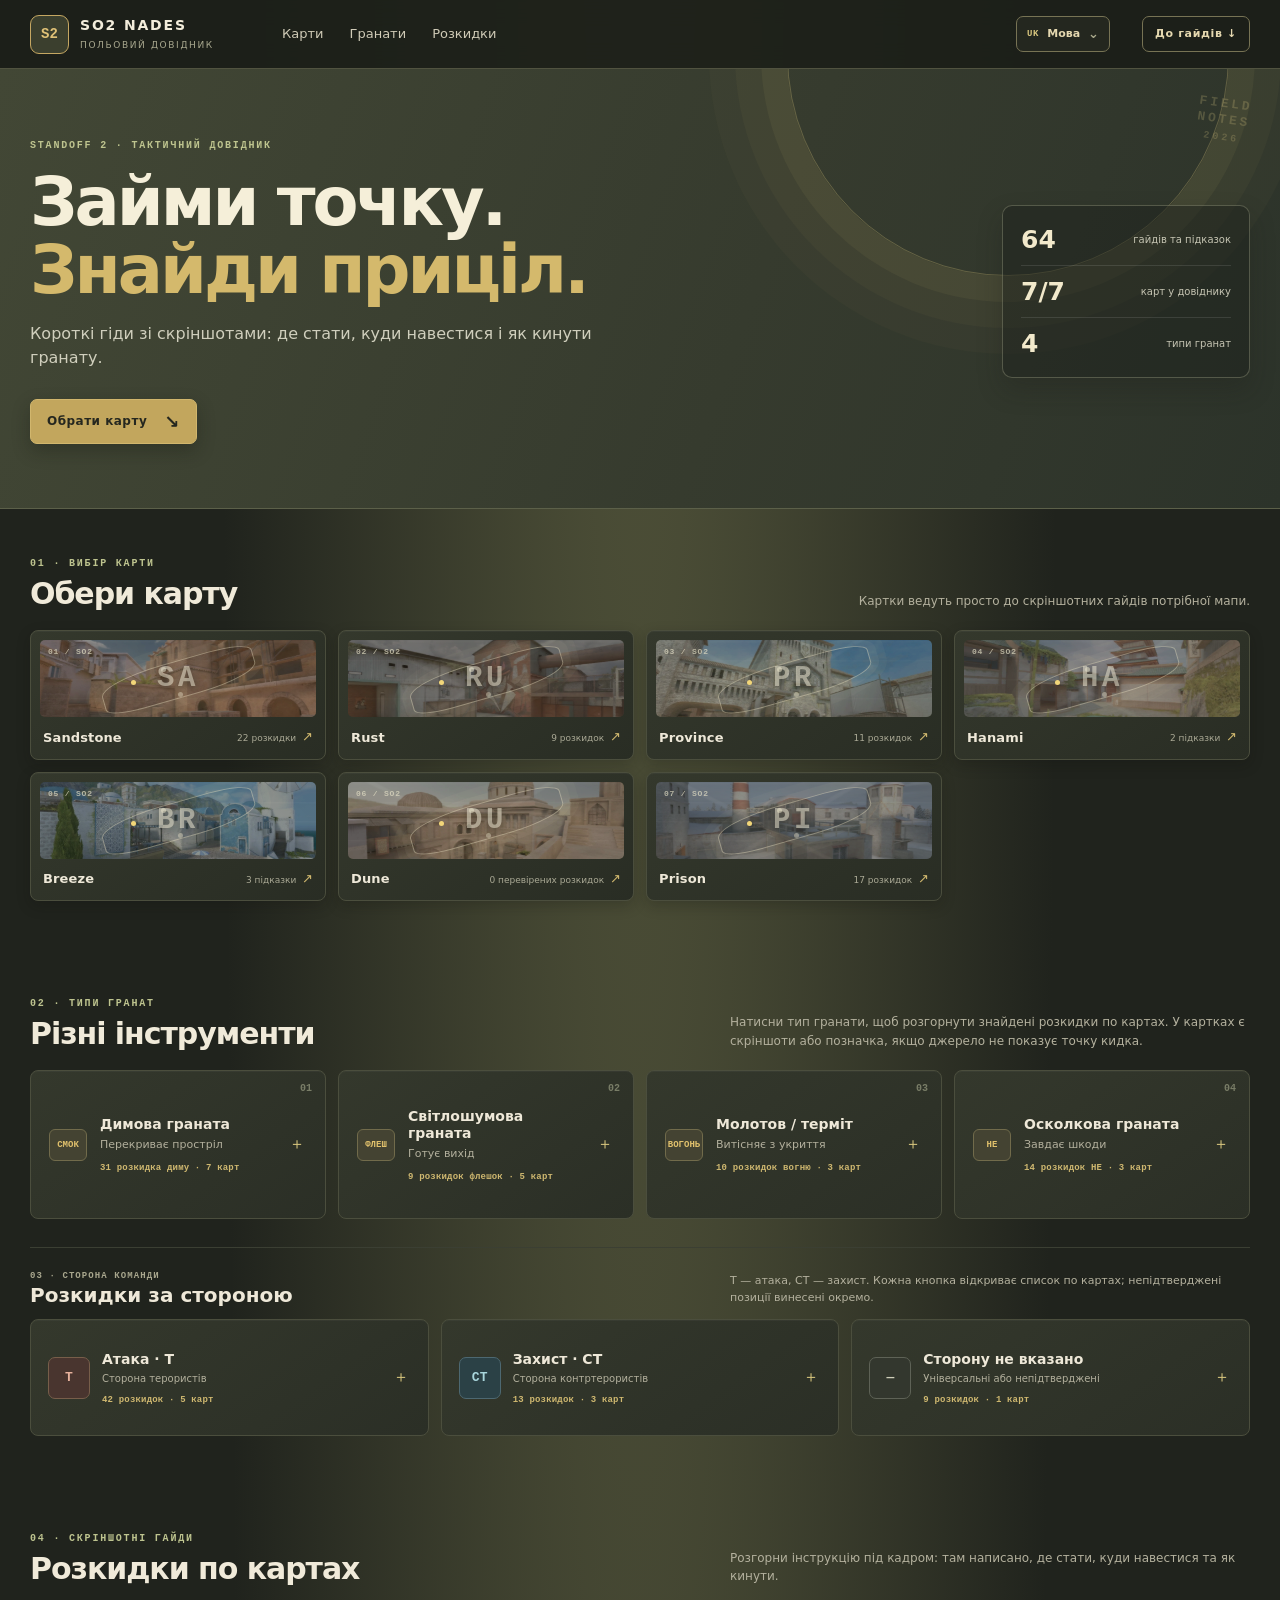
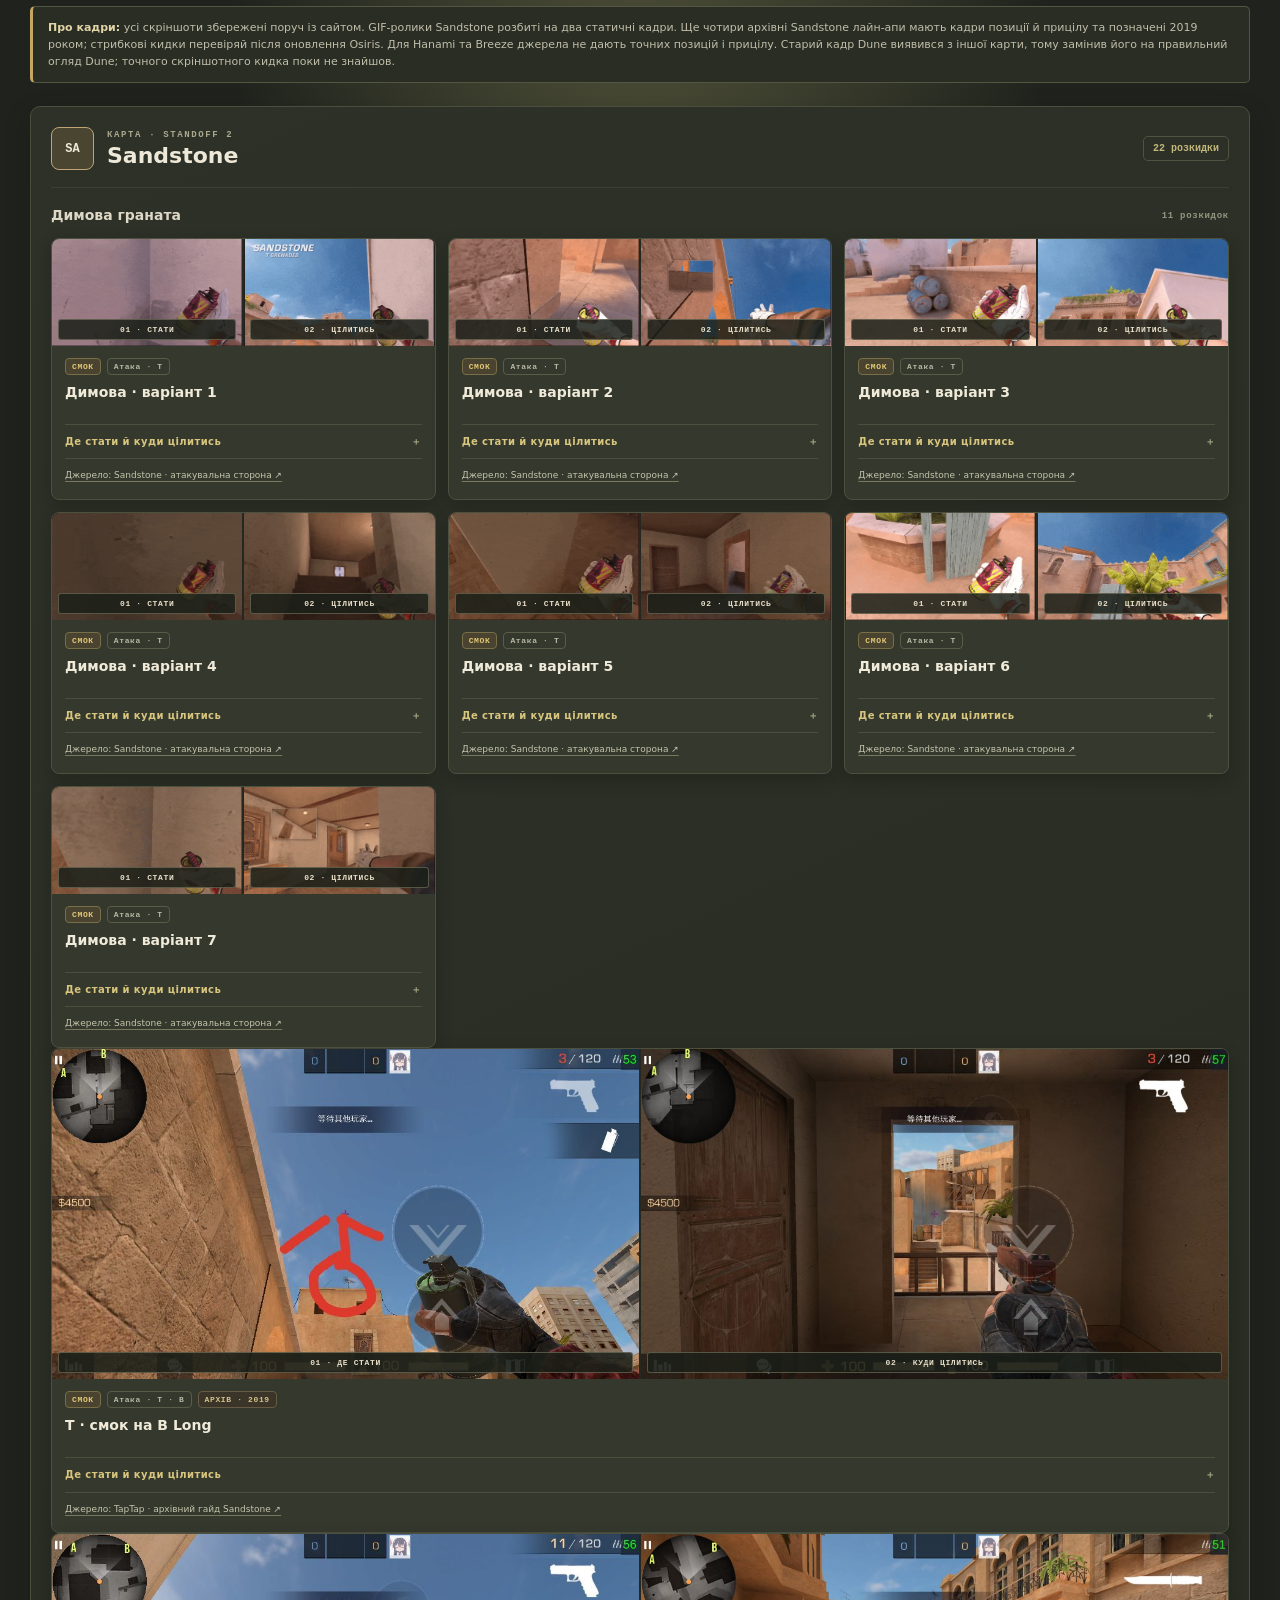
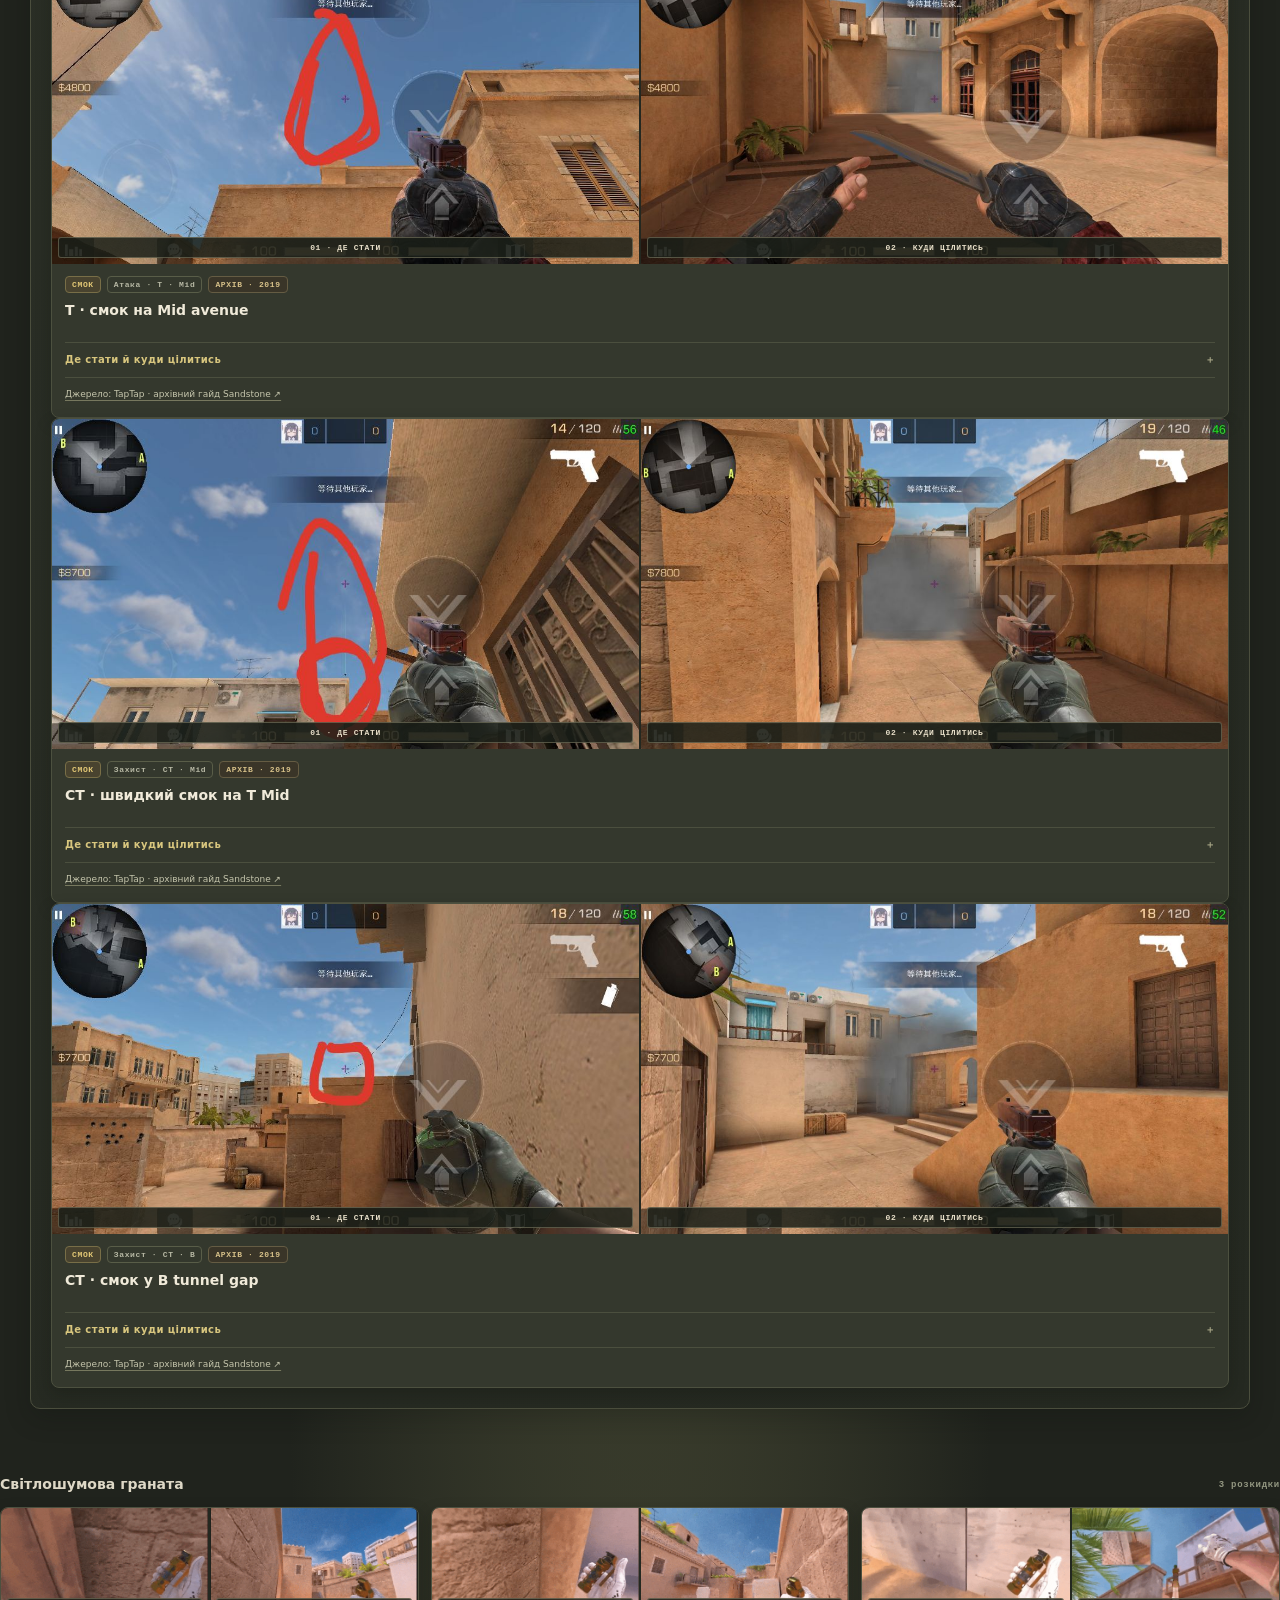
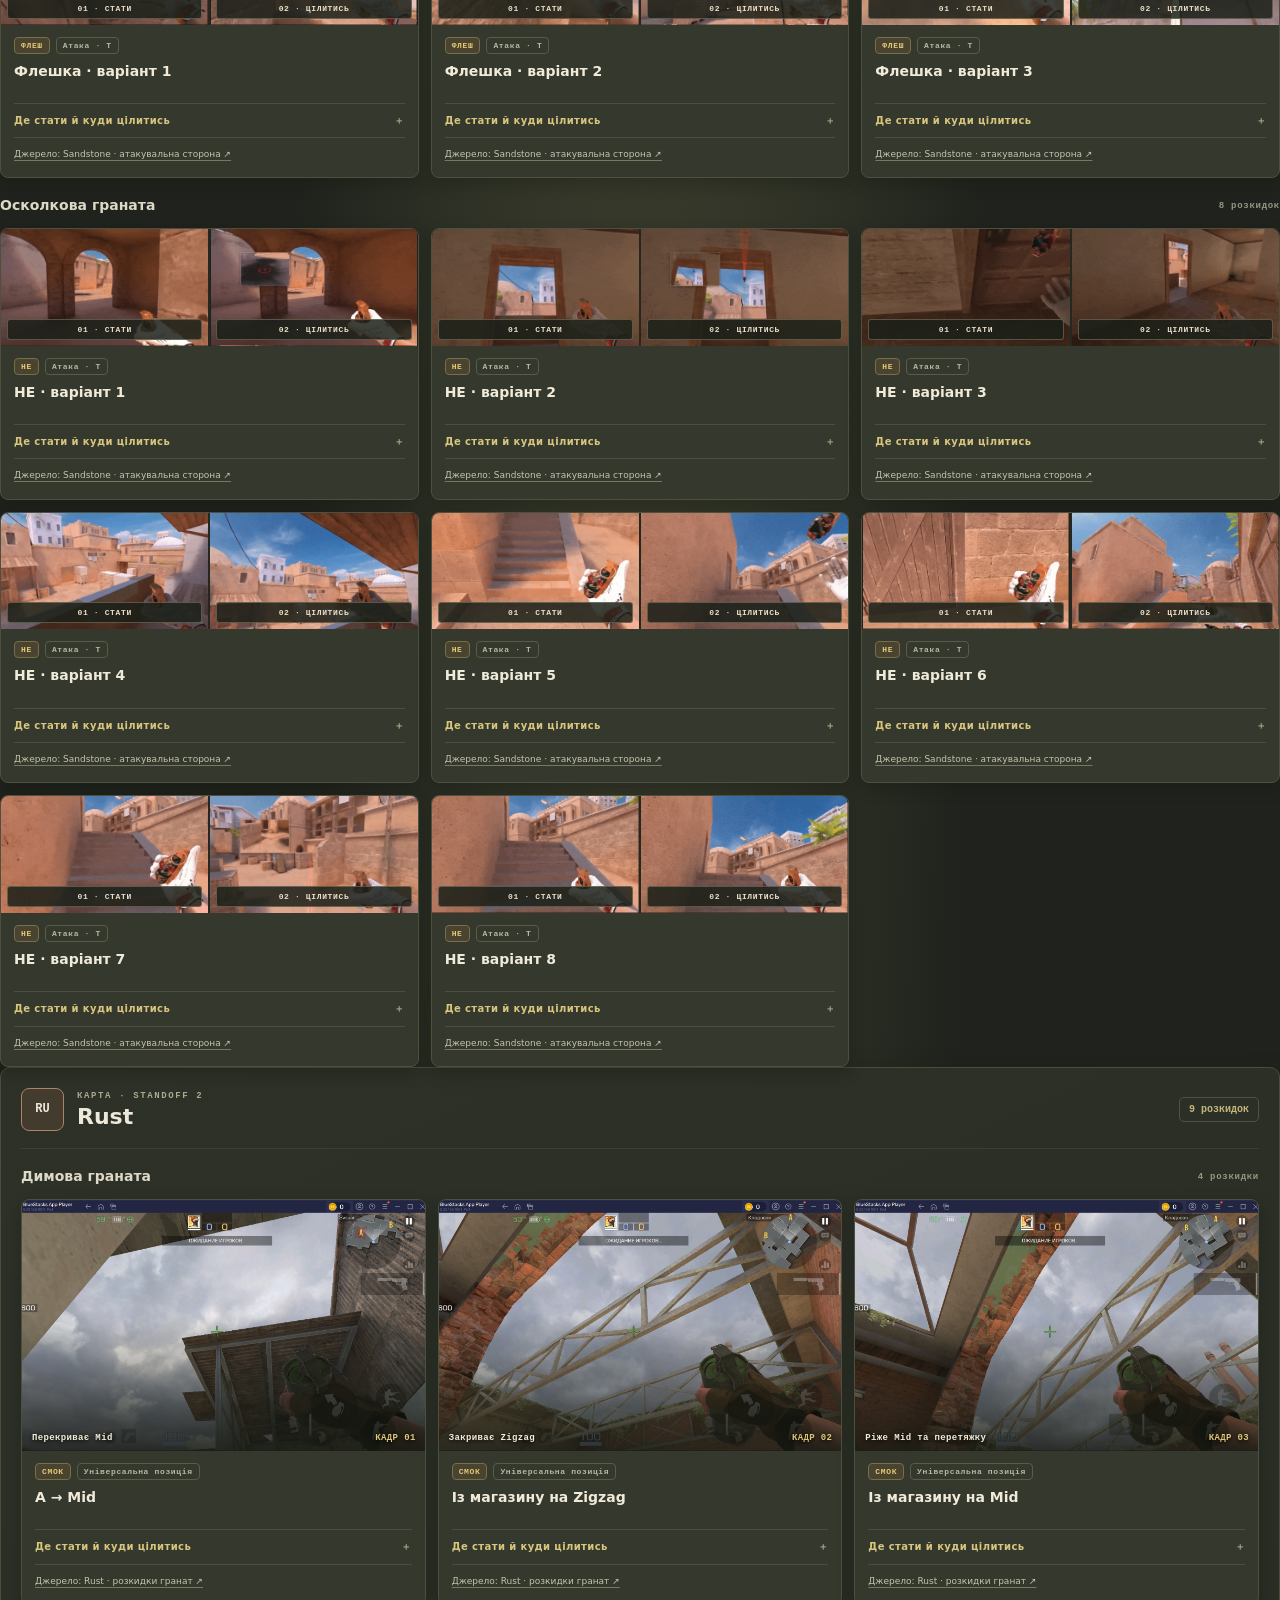
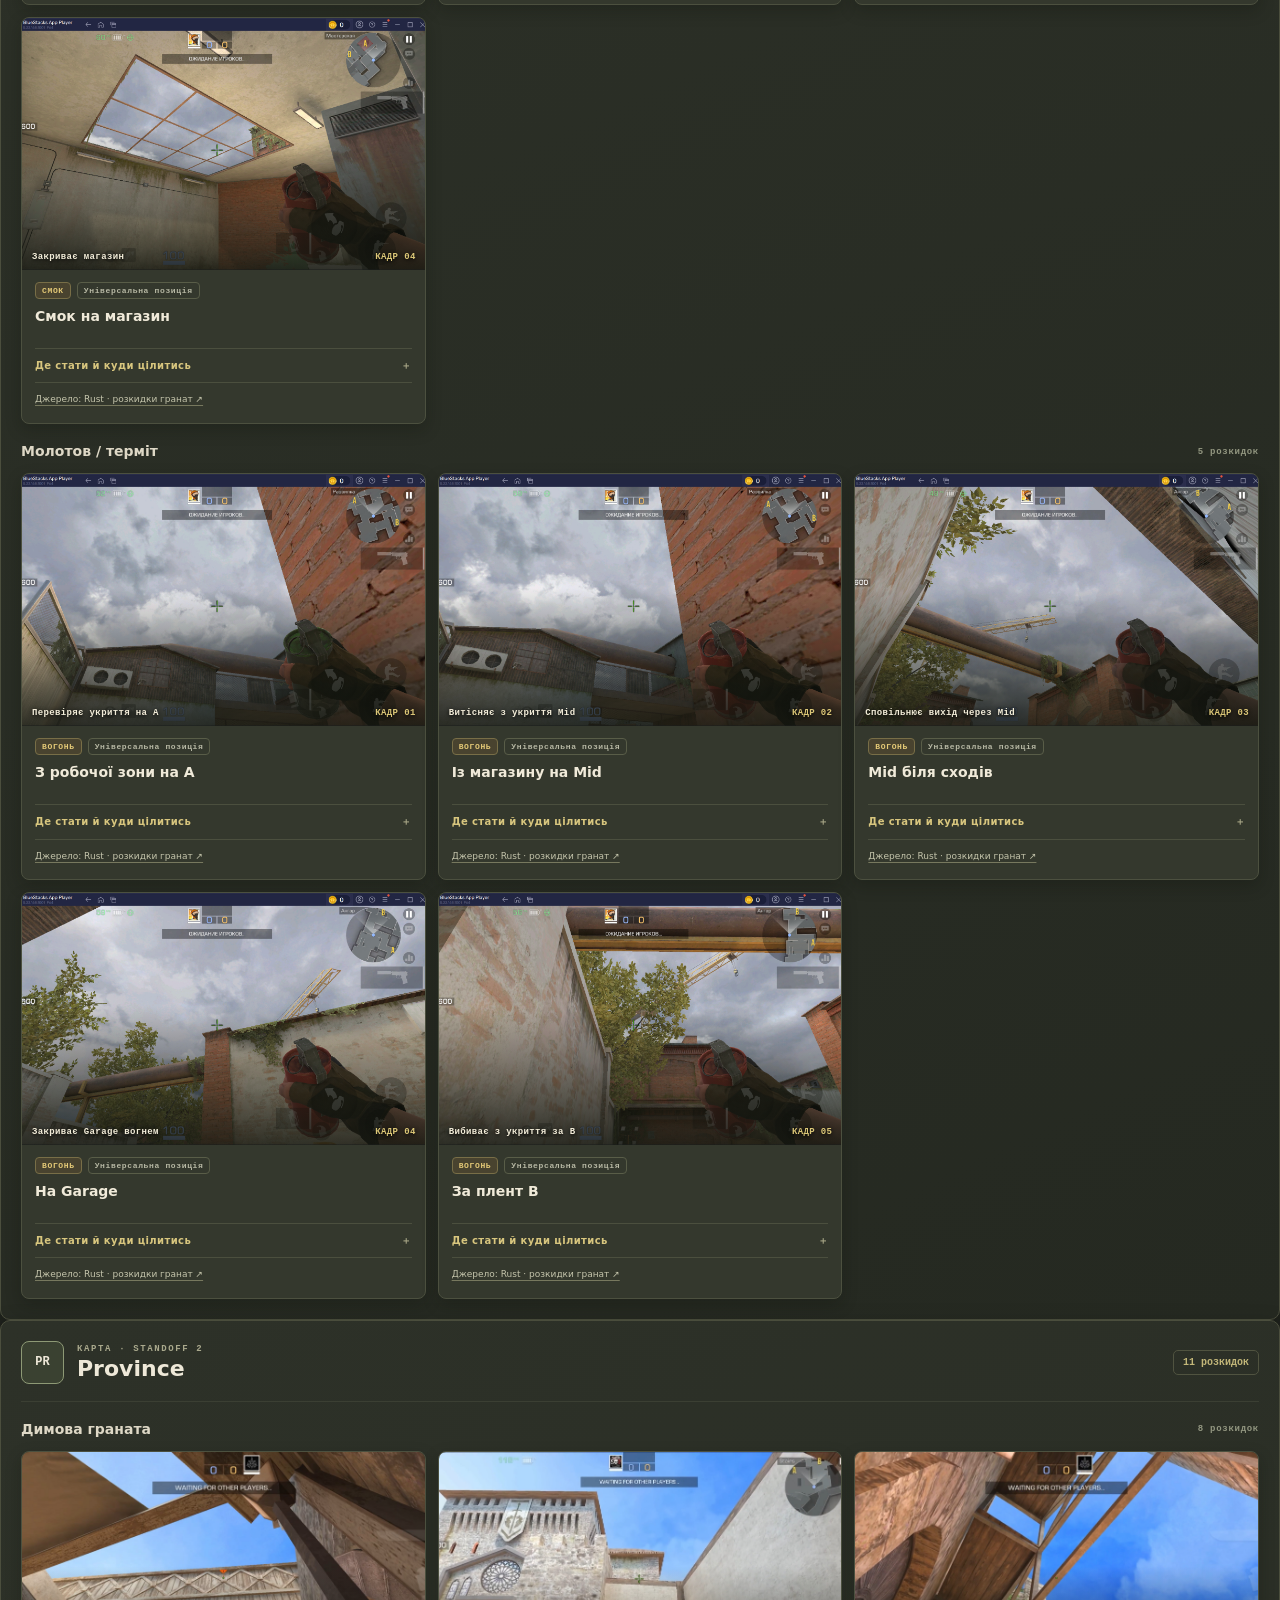
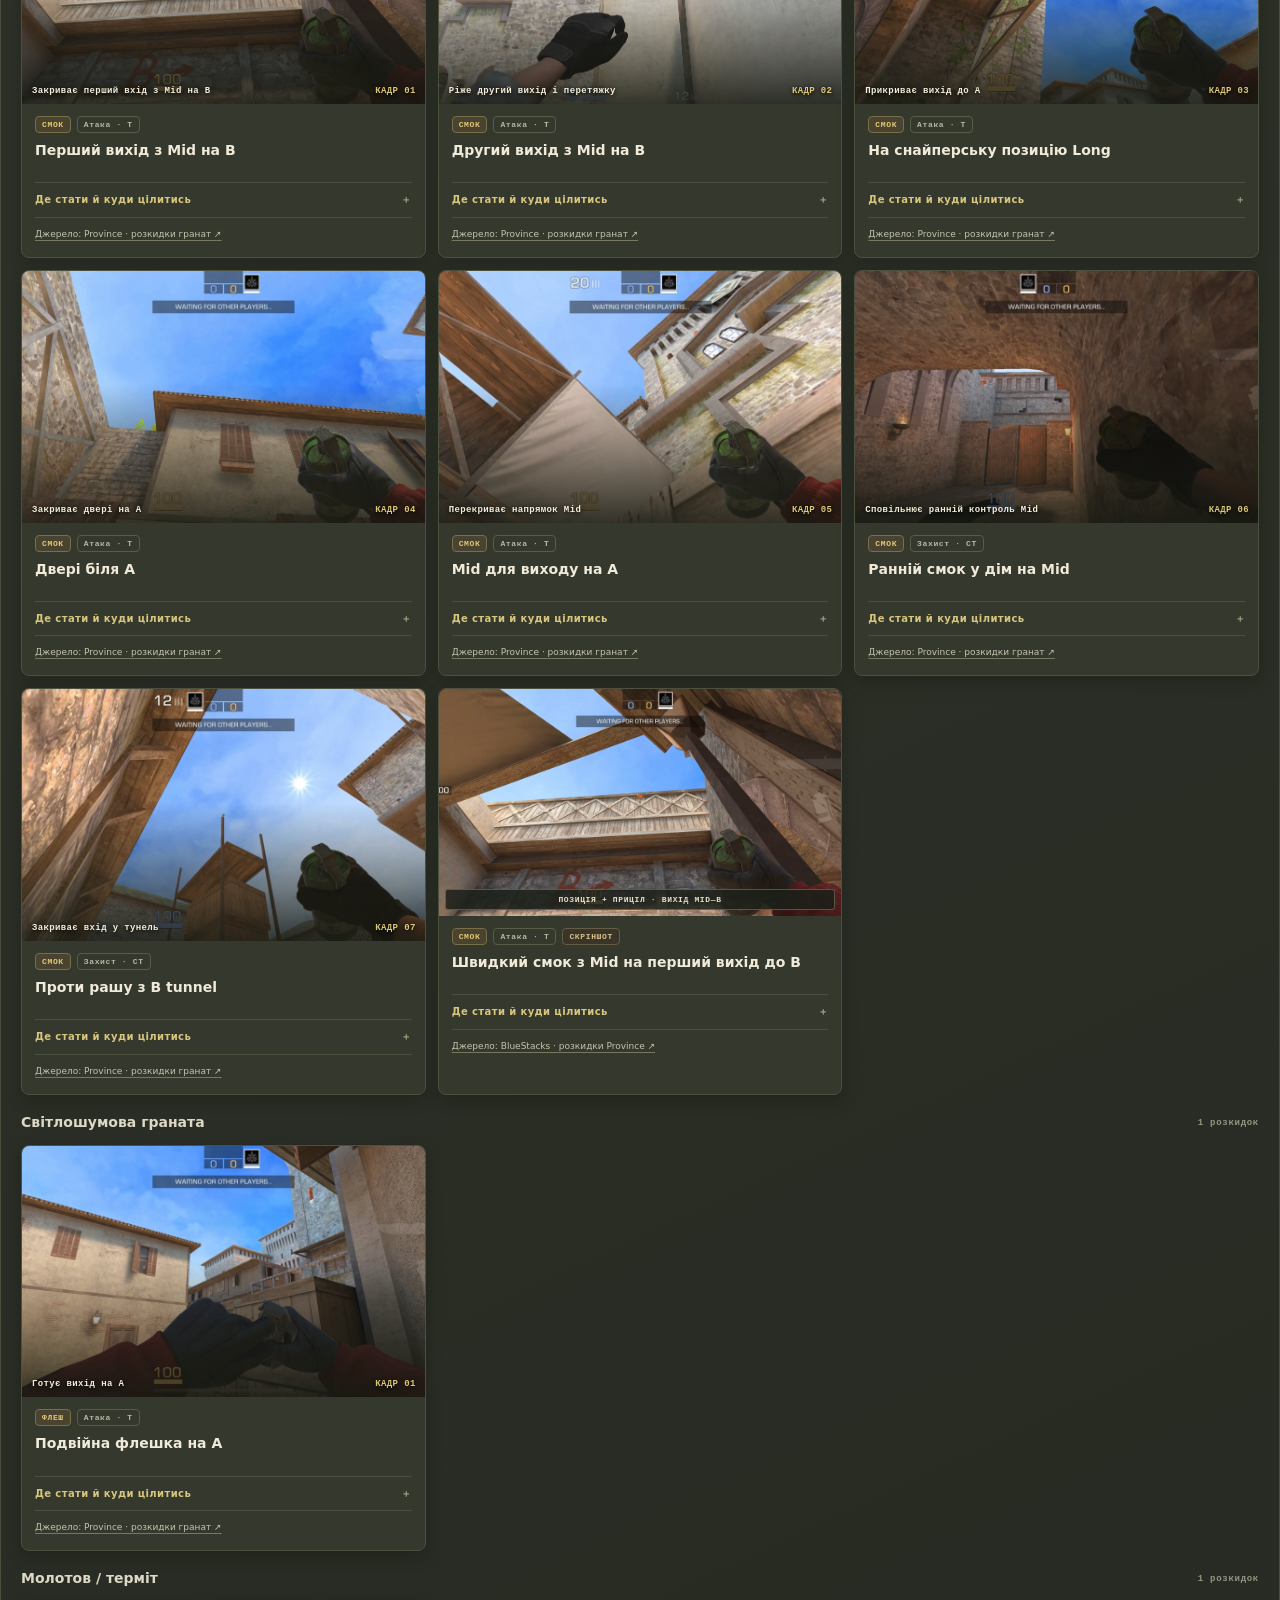
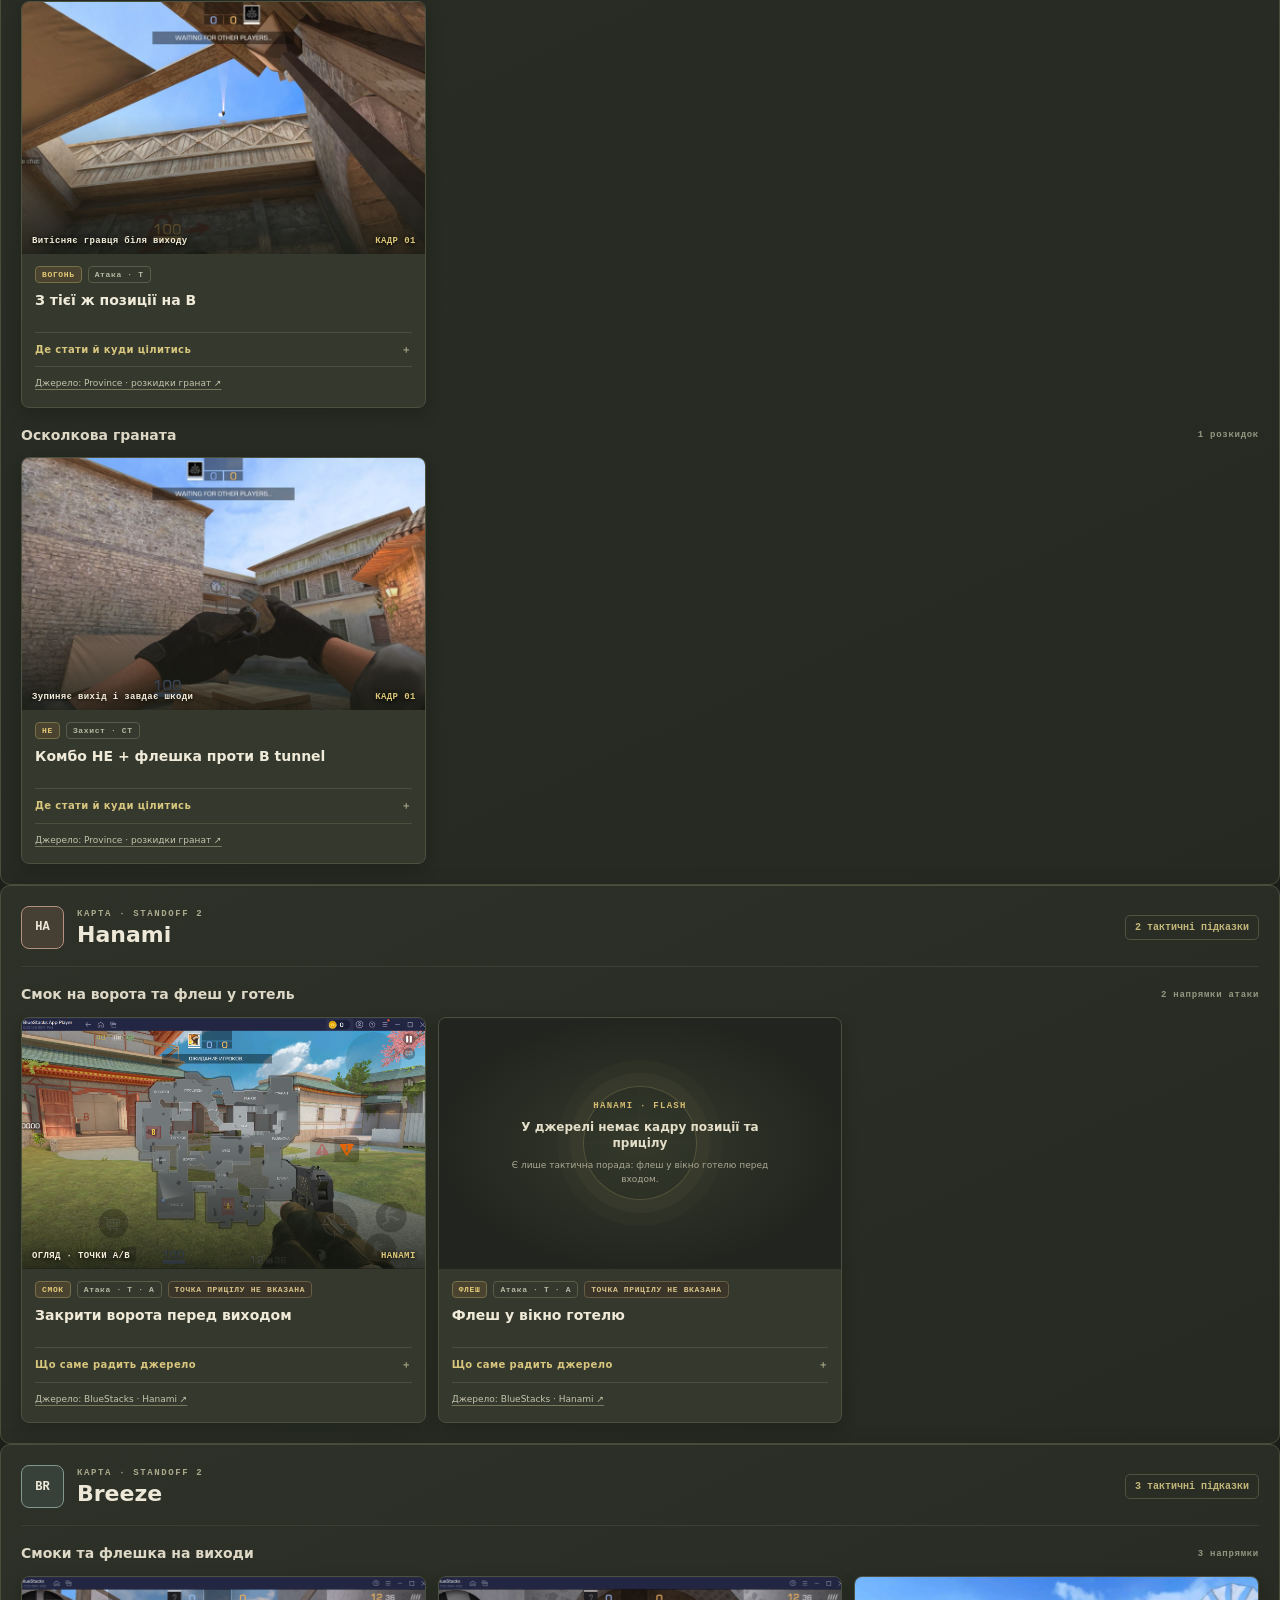
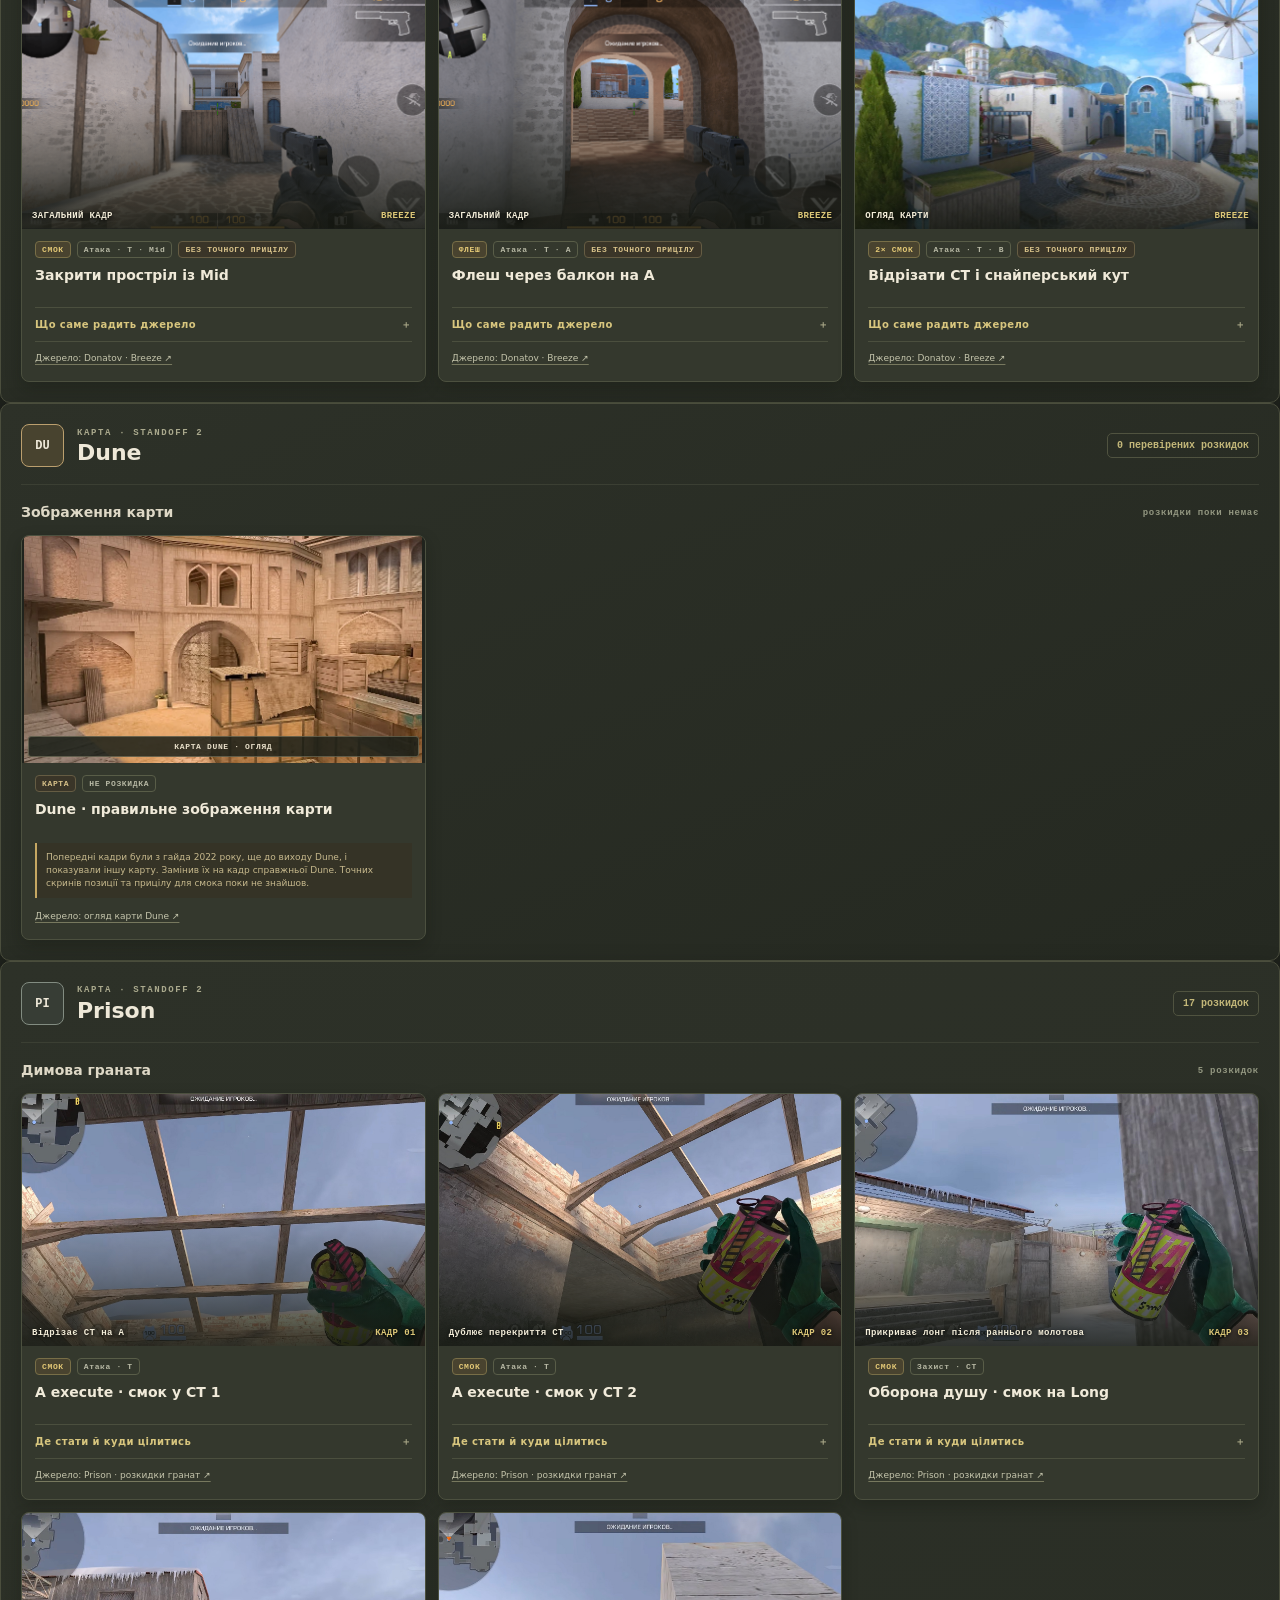
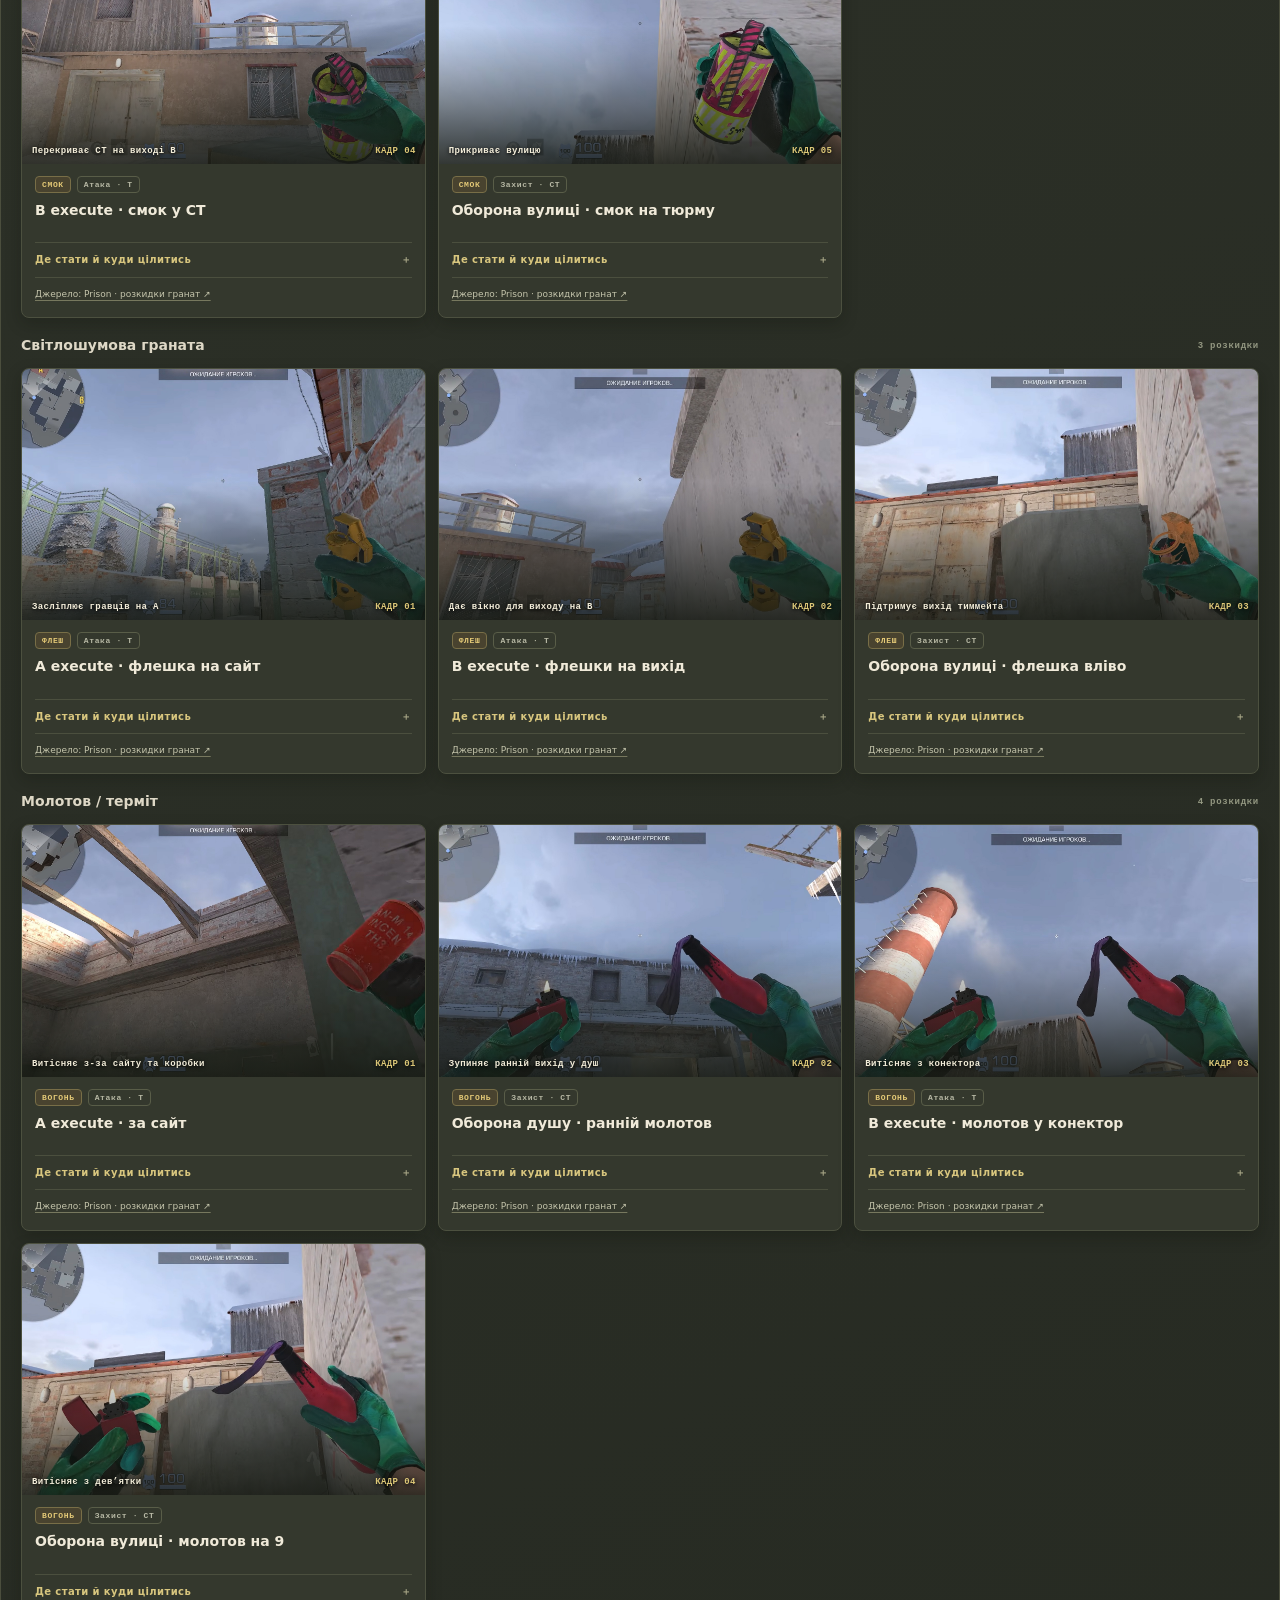
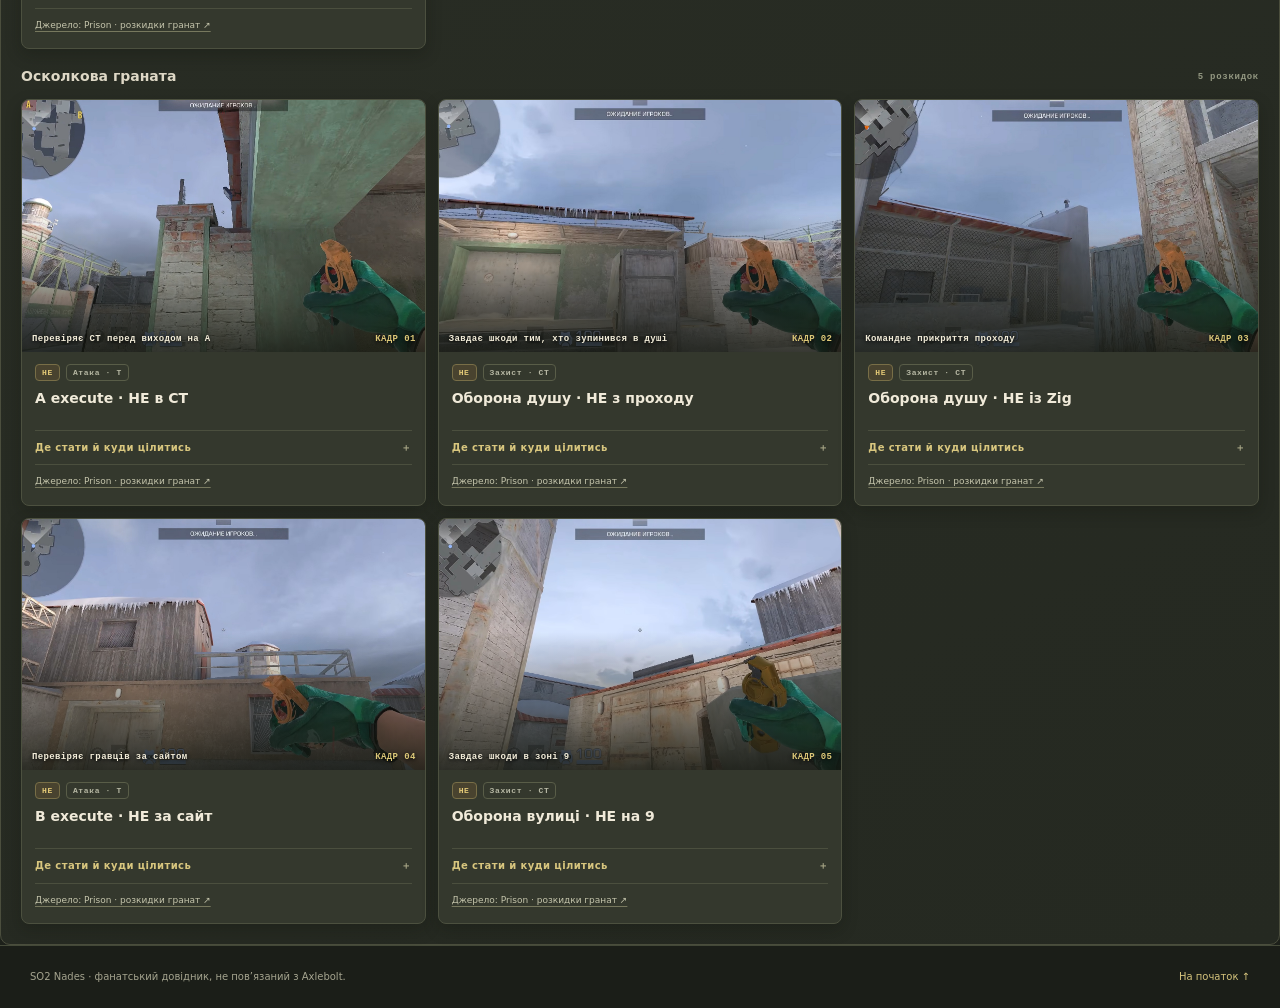
<file: index.html>
<!doctype html>
<html lang="uk">
<head>
  <meta charset="utf-8">
  <meta name="viewport" content="width=device-width, initial-scale=1">
  <meta name="theme-color" content="#262a21">
  <meta name="description" content="Скріншотні розкидки Standoff 2: позиція, приціл і кидок для карт та гранат.">
  <title>SO2 Nades — скріншотні розкидки Standoff 2</title>
  <link rel="stylesheet" href="field-guide.css">
</head>
<body>
  <header class="topbar" id="top"><div class="page-wrap topbar-inner"><a class="brand" href="#top"><span class="brand-mark">S2</span><span><b>SO2 NADES</b><small>ПОЛЬОВИЙ ДОВІДНИК</small></span></a><nav aria-label="Навігація"><a href="#maps">Карти</a><a href="#grenades">Гранати</a><a href="#lineups">Розкидки</a></nav><details class="language-menu"><summary aria-label="Мова"><span class="language-code">UK</span><span class="language-label">Мова</span><span class="language-caret" aria-hidden="true">⌄</span></summary><div class="language-options"><a class="language-option" href="index.html" lang="uk" aria-current="page"><span class="language-option-code">UK</span><span>Українська</span></a><a class="language-option" href="en.html" lang="en"><span class="language-option-code">EN</span><span>English</span></a><a class="language-option" href="zh.html" lang="zh-CN"><span class="language-option-code">ZH</span><span>中文（简体）</span></a><a class="language-option" href="hi.html" lang="hi"><span class="language-option-code">HI</span><span>हिन्दी</span></a><a class="language-option" href="es.html" lang="es"><span class="language-option-code">ES</span><span>Español</span></a><a class="language-option" href="ar.html" lang="ar"><span class="language-option-code">AR</span><span>العربية</span></a><a class="language-option" href="fr.html" lang="fr"><span class="language-option-code">FR</span><span>Français</span></a><a class="language-option" href="bn.html" lang="bn"><span class="language-option-code">BN</span><span>বাংলা</span></a><a class="language-option" href="pt.html" lang="pt"><span class="language-option-code">PT</span><span>Português</span></a><a class="language-option" href="ru.html" lang="ru"><span class="language-option-code">RU</span><span>Русский</span></a></div></details><a class="top-action" href="#lineups">До гайдів ↓</a></div></header>
  <main>
    <section class="hero"><div class="page-wrap hero-grid"><div class="hero-copy"><p class="eyebrow">STANDOFF 2 · ТАКТИЧНИЙ ДОВІДНИК</p><h1>Займи точку.<br><em>Знайди приціл.</em></h1><p class="hero-lede">Короткі гіди зі скріншотами: де стати, куди навестися і як кинути гранату.</p><a class="primary-link" href="#maps">Обрати карту <span>↘</span></a></div><aside class="hero-stats"><div><strong>64</strong><span>гайдів та підказок</span></div><div><strong>7/7</strong><span>карт у довіднику</span></div><div><strong>4</strong><span>типи гранат</span></div></aside></div><div class="hero-stamp">FIELD<br>NOTES<br><span>2026</span></div></section>
    <section class="page-wrap section-block" id="maps"><div class="section-title"><div><p class="eyebrow">01 · ВИБІР КАРТИ</p><h2>Обери карту</h2></div><p>Картки ведуть просто до скріншотних гайдів потрібної мапи.</p></div><div class="map-grid">
      <a class="map-card" href="#sandstone" style="--map-color:#b9955d"><span class="map-art"><img src="assets/map-sandstone.webp" loading="lazy" alt=""><span class="map-index">01 / SO2</span><b>SA</b><i></i></span><span class="map-info"><b>Sandstone</b><small>22 розкидки <i>↗</i></small></span></a>
      <a class="map-card" href="#rust" style="--map-color:#9b684d"><span class="map-art"><img src="assets/map-rust.webp" loading="lazy" alt=""><span class="map-index">02 / SO2</span><b>RU</b><i></i></span><span class="map-info"><b>Rust</b><small>9 розкидок <i>↗</i></small></span></a>
      <a class="map-card" href="#province" style="--map-color:#74865d"><span class="map-art"><img src="assets/map-province.webp" loading="lazy" alt=""><span class="map-index">03 / SO2</span><b>PR</b><i></i></span><span class="map-info"><b>Province</b><small>11 розкидок <i>↗</i></small></span></a>
      <a class="map-card" href="#hanami" style="--map-color:#a77a6b"><span class="map-art"><img src="assets/map-hanami.webp" loading="lazy" alt=""><span class="map-index">04 / SO2</span><b>HA</b><i></i></span><span class="map-info"><b>Hanami</b><small>2 підказки <i>↗</i></small></span></a>
      <a class="map-card" href="#breeze" style="--map-color:#64857f"><span class="map-art"><img src="assets/map-breeze.webp" loading="lazy" alt=""><span class="map-index">05 / SO2</span><b>BR</b><i></i></span><span class="map-info"><b>Breeze</b><small>3 підказки <i>↗</i></small></span></a>
      <a class="map-card" href="#dune" style="--map-color:#b18e54"><span class="map-art"><img src="assets/map-dune.webp" loading="lazy" alt=""><span class="map-index">06 / SO2</span><b>DU</b><i></i></span><span class="map-info"><b>Dune</b><small>0 перевірених розкидок <i>↗</i></small></span></a>
      <a class="map-card" href="#prison" style="--map-color:#65746d"><span class="map-art"><img src="assets/map-prison.webp" loading="lazy" alt=""><span class="map-index">07 / SO2</span><b>PI</b><i></i></span><span class="map-info"><b>Prison</b><small>17 розкидок <i>↗</i></small></span></a>
    </div></section>
    <section class="page-wrap section-block" id="grenades"><div class="section-title"><div><p class="eyebrow">02 · ТИПИ ГРАНАТ</p><h2>Різні інструменти</h2></div><p>Натисни тип гранати, щоб розгорнути знайдені розкидки по картах. У картках є скріншоти або позначка, якщо джерело не показує точку кидка.</p></div><div class="type-grid"><details class="type-card type-picker">
  <summary><span class="type-number">01</span><span class="type-icon">СМОК</span><span class="type-picker-copy"><strong>Димова граната</strong><small>Перекриває простріл</small><b>31 розкидка диму · 7 карт</b></span><span class="type-chevron" aria-hidden="true">＋</span></summary>
  <div class="type-results"><p>Усі розкидки цього типу. Натисни назву, щоб перейти до інструкції на карті.</p><div class="type-results-grid">
    <section class="type-result-map"><h4>Breeze</h4><ul>
      <li><a href="#lineup-breeze-smoke-1"><span>СМОК</span>Закрити простріл із Mid<b aria-hidden="true">↗</b></a></li>
      <li><a href="#lineup-breeze-smoke-3"><span>2× СМОК</span>Відрізати CT і снайперський кут<b aria-hidden="true">↗</b></a></li>
    </ul></section>
    <section class="type-result-map"><h4>Hanami</h4><ul>
      <li><a href="#lineup-hanami-smoke-1"><span>СМОК</span>Закрити ворота перед виходом<b aria-hidden="true">↗</b></a></li>
    </ul></section>
    <section class="type-result-map"><h4>Prison</h4><ul>
      <li><a href="#lineup-prison-smoke-1"><span>СМОК</span>A execute &#183; смок у CT 1<b aria-hidden="true">↗</b></a></li>
      <li><a href="#lineup-prison-smoke-2"><span>СМОК</span>A execute &#183; смок у CT 2<b aria-hidden="true">↗</b></a></li>
      <li><a href="#lineup-prison-smoke-3"><span>СМОК</span>Оборона душу &#183; смок на Long<b aria-hidden="true">↗</b></a></li>
      <li><a href="#lineup-prison-smoke-4"><span>СМОК</span>B execute &#183; смок у CT<b aria-hidden="true">↗</b></a></li>
      <li><a href="#lineup-prison-smoke-5"><span>СМОК</span>Оборона вулиці &#183; смок на тюрму<b aria-hidden="true">↗</b></a></li>
    </ul></section>
    <section class="type-result-map"><h4>Province</h4><ul>
      <li><a href="#lineup-province-smoke-1"><span>СМОК</span>Перший вихід з Mid на B<b aria-hidden="true">↗</b></a></li>
      <li><a href="#lineup-province-smoke-2"><span>СМОК</span>Другий вихід з Mid на B<b aria-hidden="true">↗</b></a></li>
      <li><a href="#lineup-province-smoke-3"><span>СМОК</span>На снайперську позицію Long<b aria-hidden="true">↗</b></a></li>
      <li><a href="#lineup-province-smoke-4"><span>СМОК</span>Двері біля A<b aria-hidden="true">↗</b></a></li>
      <li><a href="#lineup-province-smoke-5"><span>СМОК</span>Mid для виходу на A<b aria-hidden="true">↗</b></a></li>
      <li><a href="#lineup-province-smoke-6"><span>СМОК</span>Ранній смок у дім на Mid<b aria-hidden="true">↗</b></a></li>
      <li><a href="#lineup-province-smoke-7"><span>СМОК</span>Проти рашу з B tunnel<b aria-hidden="true">↗</b></a></li>
      <li><a href="#lineup-province-smoke-8"><span>СМОК</span>Швидкий смок з Mid на перший вихід до B<b aria-hidden="true">↗</b></a></li>
    </ul></section>
    <section class="type-result-map"><h4>Rust</h4><ul>
      <li><a href="#lineup-rust-smoke-1"><span>СМОК</span>A → Mid<b aria-hidden="true">↗</b></a></li>
      <li><a href="#lineup-rust-smoke-2"><span>СМОК</span>Із магазину на Zigzag<b aria-hidden="true">↗</b></a></li>
      <li><a href="#lineup-rust-smoke-3"><span>СМОК</span>Із магазину на Mid<b aria-hidden="true">↗</b></a></li>
      <li><a href="#lineup-rust-smoke-4"><span>СМОК</span>Смок на магазин<b aria-hidden="true">↗</b></a></li>
    </ul></section>
    <section class="type-result-map"><h4>Sandstone</h4><ul>
      <li><a href="#lineup-sandstone-smoke-1"><span>СМОК</span>Димова &#183; варіант 1<b aria-hidden="true">↗</b></a></li>
      <li><a href="#lineup-sandstone-smoke-2"><span>СМОК</span>Димова &#183; варіант 2<b aria-hidden="true">↗</b></a></li>
      <li><a href="#lineup-sandstone-smoke-3"><span>СМОК</span>Димова &#183; варіант 3<b aria-hidden="true">↗</b></a></li>
      <li><a href="#lineup-sandstone-smoke-4"><span>СМОК</span>Димова &#183; варіант 4<b aria-hidden="true">↗</b></a></li>
      <li><a href="#lineup-sandstone-smoke-5"><span>СМОК</span>Димова &#183; варіант 5<b aria-hidden="true">↗</b></a></li>
      <li><a href="#lineup-sandstone-smoke-6"><span>СМОК</span>Димова &#183; варіант 6<b aria-hidden="true">↗</b></a></li>
      <li><a href="#lineup-sandstone-smoke-7"><span>СМОК</span>Димова &#183; варіант 7<b aria-hidden="true">↗</b></a></li>
      <li><a href="#lineup-sandstone-smoke-19"><span>СМОК</span>T · смок на B Long<b aria-hidden="true">↗</b></a></li>
      <li><a href="#lineup-sandstone-smoke-20"><span>СМОК</span>T · смок на Mid avenue<b aria-hidden="true">↗</b></a></li>
      <li><a href="#lineup-sandstone-smoke-21"><span>СМОК</span>CT · швидкий смок на T Mid<b aria-hidden="true">↗</b></a></li>
      <li><a href="#lineup-sandstone-smoke-22"><span>СМОК</span>CT · смок у B tunnel gap<b aria-hidden="true">↗</b></a></li>
    </ul></section>
  </div></div></details>

<details class="type-card type-picker">
  <summary><span class="type-number">02</span><span class="type-icon">ФЛЕШ</span><span class="type-picker-copy"><strong>Світлошумова граната</strong><small>Готує вихід</small><b>9 розкидок флешок · 5 карт</b></span><span class="type-chevron" aria-hidden="true">＋</span></summary>
  <div class="type-results"><p>Усі розкидки цього типу. Натисни назву, щоб перейти до інструкції на карті.</p><div class="type-results-grid">
    <section class="type-result-map"><h4>Breeze</h4><ul>
      <li><a href="#lineup-breeze-flash-2"><span>ФЛЕШ</span>Флеш через балкон на A<b aria-hidden="true">↗</b></a></li>
    </ul></section>
    <section class="type-result-map"><h4>Hanami</h4><ul>
      <li><a href="#lineup-hanami-flash-2"><span>ФЛЕШ</span>Флеш у вікно готелю<b aria-hidden="true">↗</b></a></li>
    </ul></section>
    <section class="type-result-map"><h4>Prison</h4><ul>
      <li><a href="#lineup-prison-flash-6"><span>ФЛЕШ</span>A execute &#183; флешка на сайт<b aria-hidden="true">↗</b></a></li>
      <li><a href="#lineup-prison-flash-7"><span>ФЛЕШ</span>B execute &#183; флешки на вихід<b aria-hidden="true">↗</b></a></li>
      <li><a href="#lineup-prison-flash-8"><span>ФЛЕШ</span>Оборона вулиці &#183; флешка вліво<b aria-hidden="true">↗</b></a></li>
    </ul></section>
    <section class="type-result-map"><h4>Province</h4><ul>
      <li><a href="#lineup-province-flash-8"><span>ФЛЕШ</span>Подвійна флешка на A<b aria-hidden="true">↗</b></a></li>
    </ul></section>
    <section class="type-result-map"><h4>Sandstone</h4><ul>
      <li><a href="#lineup-sandstone-flash-8"><span>ФЛЕШ</span>Флешка &#183; варіант 1<b aria-hidden="true">↗</b></a></li>
      <li><a href="#lineup-sandstone-flash-9"><span>ФЛЕШ</span>Флешка &#183; варіант 2<b aria-hidden="true">↗</b></a></li>
      <li><a href="#lineup-sandstone-flash-10"><span>ФЛЕШ</span>Флешка &#183; варіант 3<b aria-hidden="true">↗</b></a></li>
    </ul></section>
  </div></div></details>

<details class="type-card type-picker">
  <summary><span class="type-number">03</span><span class="type-icon">ВОГОНЬ</span><span class="type-picker-copy"><strong>Молотов / терміт</strong><small>Витісняє з укриття</small><b>10 розкидок вогню · 3 карт</b></span><span class="type-chevron" aria-hidden="true">＋</span></summary>
  <div class="type-results"><p>Усі розкидки цього типу. Натисни назву, щоб перейти до інструкції на карті.</p><div class="type-results-grid">
    <section class="type-result-map"><h4>Prison</h4><ul>
      <li><a href="#lineup-prison-fire-9"><span>ВОГОНЬ</span>A execute &#183; за сайт<b aria-hidden="true">↗</b></a></li>
      <li><a href="#lineup-prison-fire-10"><span>ВОГОНЬ</span>Оборона душу &#183; ранній молотов<b aria-hidden="true">↗</b></a></li>
      <li><a href="#lineup-prison-fire-11"><span>ВОГОНЬ</span>B execute &#183; молотов у конектор<b aria-hidden="true">↗</b></a></li>
      <li><a href="#lineup-prison-fire-12"><span>ВОГОНЬ</span>Оборона вулиці &#183; молотов на 9<b aria-hidden="true">↗</b></a></li>
    </ul></section>
    <section class="type-result-map"><h4>Province</h4><ul>
      <li><a href="#lineup-province-fire-9"><span>ВОГОНЬ</span>З тієї ж позиції на B<b aria-hidden="true">↗</b></a></li>
    </ul></section>
    <section class="type-result-map"><h4>Rust</h4><ul>
      <li><a href="#lineup-rust-fire-5"><span>ВОГОНЬ</span>З робочої зони на A<b aria-hidden="true">↗</b></a></li>
      <li><a href="#lineup-rust-fire-6"><span>ВОГОНЬ</span>Із магазину на Mid<b aria-hidden="true">↗</b></a></li>
      <li><a href="#lineup-rust-fire-7"><span>ВОГОНЬ</span>Mid біля сходів<b aria-hidden="true">↗</b></a></li>
      <li><a href="#lineup-rust-fire-8"><span>ВОГОНЬ</span>На Garage<b aria-hidden="true">↗</b></a></li>
      <li><a href="#lineup-rust-fire-9"><span>ВОГОНЬ</span>За плент B<b aria-hidden="true">↗</b></a></li>
    </ul></section>
  </div></div></details>

<details class="type-card type-picker">
  <summary><span class="type-number">04</span><span class="type-icon">HE</span><span class="type-picker-copy"><strong>Осколкова граната</strong><small>Завдає шкоди</small><b>14 розкидок HE · 3 карт</b></span><span class="type-chevron" aria-hidden="true">＋</span></summary>
  <div class="type-results"><p>Усі розкидки цього типу. Натисни назву, щоб перейти до інструкції на карті.</p><div class="type-results-grid">
    <section class="type-result-map"><h4>Prison</h4><ul>
      <li><a href="#lineup-prison-he-13"><span>HE</span>A execute &#183; HE в CT<b aria-hidden="true">↗</b></a></li>
      <li><a href="#lineup-prison-he-14"><span>HE</span>Оборона душу &#183; HE з проходу<b aria-hidden="true">↗</b></a></li>
      <li><a href="#lineup-prison-he-15"><span>HE</span>Оборона душу &#183; HE із Zig<b aria-hidden="true">↗</b></a></li>
      <li><a href="#lineup-prison-he-16"><span>HE</span>B execute &#183; HE за сайт<b aria-hidden="true">↗</b></a></li>
      <li><a href="#lineup-prison-he-17"><span>HE</span>Оборона вулиці &#183; HE на 9<b aria-hidden="true">↗</b></a></li>
    </ul></section>
    <section class="type-result-map"><h4>Province</h4><ul>
      <li><a href="#lineup-province-he-10"><span>HE</span>Комбо HE + флешка проти B tunnel<b aria-hidden="true">↗</b></a></li>
    </ul></section>
    <section class="type-result-map"><h4>Sandstone</h4><ul>
      <li><a href="#lineup-sandstone-he-11"><span>HE</span>HE &#183; варіант 1<b aria-hidden="true">↗</b></a></li>
      <li><a href="#lineup-sandstone-he-12"><span>HE</span>HE &#183; варіант 2<b aria-hidden="true">↗</b></a></li>
      <li><a href="#lineup-sandstone-he-13"><span>HE</span>HE &#183; варіант 3<b aria-hidden="true">↗</b></a></li>
      <li><a href="#lineup-sandstone-he-14"><span>HE</span>HE &#183; варіант 4<b aria-hidden="true">↗</b></a></li>
      <li><a href="#lineup-sandstone-he-15"><span>HE</span>HE &#183; варіант 5<b aria-hidden="true">↗</b></a></li>
      <li><a href="#lineup-sandstone-he-16"><span>HE</span>HE &#183; варіант 6<b aria-hidden="true">↗</b></a></li>
      <li><a href="#lineup-sandstone-he-17"><span>HE</span>HE &#183; варіант 7<b aria-hidden="true">↗</b></a></li>
      <li><a href="#lineup-sandstone-he-18"><span>HE</span>HE &#183; варіант 8<b aria-hidden="true">↗</b></a></li>
    </ul></section>
  </div></div></details>
  </div>
<div class="side-divider">
  <div class="side-title"><div><p class="eyebrow">03 · СТОРОНА КОМАНДИ</p><h3>Розкидки за стороною</h3></div><p>T — атака, CT — захист. Кожна кнопка відкриває список по картах; непідтверджені позиції винесені окремо.</p></div>
  <div class="side-grid"><details class="side-card side-t">
  <summary><span class="side-mark">T</span><span class="side-picker-copy"><strong>Атака · T</strong><small>Сторона терористів</small><b>42 розкидок · 5 карт</b></span><span class="type-chevron" aria-hidden="true">＋</span></summary>
  <div class="side-results"><p>Атакувальні кидки, згруповані за картою. Вибери назву, щоб перейти до скріншотного гайда.</p><div class="side-results-grid">    <section class="side-result-map"><h4>Sandstone</h4><ul>
      <li><a href="#lineup-sandstone-smoke-1"><span>СМОК</span>Димова &#183; варіант 1<b aria-hidden="true">↗</b></a></li>
      <li><a href="#lineup-sandstone-smoke-2"><span>СМОК</span>Димова &#183; варіант 2<b aria-hidden="true">↗</b></a></li>
      <li><a href="#lineup-sandstone-smoke-3"><span>СМОК</span>Димова &#183; варіант 3<b aria-hidden="true">↗</b></a></li>
      <li><a href="#lineup-sandstone-smoke-4"><span>СМОК</span>Димова &#183; варіант 4<b aria-hidden="true">↗</b></a></li>
      <li><a href="#lineup-sandstone-smoke-5"><span>СМОК</span>Димова &#183; варіант 5<b aria-hidden="true">↗</b></a></li>
      <li><a href="#lineup-sandstone-smoke-6"><span>СМОК</span>Димова &#183; варіант 6<b aria-hidden="true">↗</b></a></li>
      <li><a href="#lineup-sandstone-smoke-7"><span>СМОК</span>Димова &#183; варіант 7<b aria-hidden="true">↗</b></a></li>
      <li><a href="#lineup-sandstone-smoke-19"><span>СМОК</span>T &#183; смок на B Long<b aria-hidden="true">↗</b></a></li>
      <li><a href="#lineup-sandstone-smoke-20"><span>СМОК</span>T &#183; смок на Mid avenue<b aria-hidden="true">↗</b></a></li>
      <li><a href="#lineup-sandstone-flash-8"><span>ФЛЕШ</span>Флешка &#183; варіант 1<b aria-hidden="true">↗</b></a></li>
      <li><a href="#lineup-sandstone-flash-9"><span>ФЛЕШ</span>Флешка &#183; варіант 2<b aria-hidden="true">↗</b></a></li>
      <li><a href="#lineup-sandstone-flash-10"><span>ФЛЕШ</span>Флешка &#183; варіант 3<b aria-hidden="true">↗</b></a></li>
      <li><a href="#lineup-sandstone-he-11"><span>HE</span>HE &#183; варіант 1<b aria-hidden="true">↗</b></a></li>
      <li><a href="#lineup-sandstone-he-12"><span>HE</span>HE &#183; варіант 2<b aria-hidden="true">↗</b></a></li>
      <li><a href="#lineup-sandstone-he-13"><span>HE</span>HE &#183; варіант 3<b aria-hidden="true">↗</b></a></li>
      <li><a href="#lineup-sandstone-he-14"><span>HE</span>HE &#183; варіант 4<b aria-hidden="true">↗</b></a></li>
      <li><a href="#lineup-sandstone-he-15"><span>HE</span>HE &#183; варіант 5<b aria-hidden="true">↗</b></a></li>
      <li><a href="#lineup-sandstone-he-16"><span>HE</span>HE &#183; варіант 6<b aria-hidden="true">↗</b></a></li>
      <li><a href="#lineup-sandstone-he-17"><span>HE</span>HE &#183; варіант 7<b aria-hidden="true">↗</b></a></li>
      <li><a href="#lineup-sandstone-he-18"><span>HE</span>HE &#183; варіант 8<b aria-hidden="true">↗</b></a></li>
    </ul></section>
    <section class="side-result-map"><h4>Province</h4><ul>
      <li><a href="#lineup-province-smoke-1"><span>СМОК</span>Перший вихід з Mid на B<b aria-hidden="true">↗</b></a></li>
      <li><a href="#lineup-province-smoke-2"><span>СМОК</span>Другий вихід з Mid на B<b aria-hidden="true">↗</b></a></li>
      <li><a href="#lineup-province-smoke-3"><span>СМОК</span>На снайперську позицію Long<b aria-hidden="true">↗</b></a></li>
      <li><a href="#lineup-province-smoke-4"><span>СМОК</span>Двері біля A<b aria-hidden="true">↗</b></a></li>
      <li><a href="#lineup-province-smoke-5"><span>СМОК</span>Mid для виходу на A<b aria-hidden="true">↗</b></a></li>
      <li><a href="#lineup-province-smoke-8"><span>СМОК</span>Швидкий смок з Mid на перший вихід до B<b aria-hidden="true">↗</b></a></li>
      <li><a href="#lineup-province-flash-8"><span>ФЛЕШ</span>Подвійна флешка на A<b aria-hidden="true">↗</b></a></li>
      <li><a href="#lineup-province-fire-9"><span>ВОГОНЬ</span>З тієї ж позиції на B<b aria-hidden="true">↗</b></a></li>
    </ul></section>
    <section class="side-result-map"><h4>Hanami</h4><ul>
      <li><a href="#lineup-hanami-smoke-1"><span>СМОК</span>Закрити ворота перед виходом<b aria-hidden="true">↗</b></a></li>
      <li><a href="#lineup-hanami-flash-2"><span>ФЛЕШ</span>Флеш у вікно готелю<b aria-hidden="true">↗</b></a></li>
    </ul></section>
    <section class="side-result-map"><h4>Breeze</h4><ul>
      <li><a href="#lineup-breeze-smoke-1"><span>СМОК</span>Закрити простріл із Mid<b aria-hidden="true">↗</b></a></li>
      <li><a href="#lineup-breeze-flash-2"><span>ФЛЕШ</span>Флеш через балкон на A<b aria-hidden="true">↗</b></a></li>
      <li><a href="#lineup-breeze-smoke-3"><span>2&#215; СМОК</span>Відрізати CT і снайперський кут<b aria-hidden="true">↗</b></a></li>
    </ul></section>
    <section class="side-result-map"><h4>Prison</h4><ul>
      <li><a href="#lineup-prison-smoke-1"><span>СМОК</span>A execute &#183; смок у CT 1<b aria-hidden="true">↗</b></a></li>
      <li><a href="#lineup-prison-smoke-2"><span>СМОК</span>A execute &#183; смок у CT 2<b aria-hidden="true">↗</b></a></li>
      <li><a href="#lineup-prison-smoke-4"><span>СМОК</span>B execute &#183; смок у CT<b aria-hidden="true">↗</b></a></li>
      <li><a href="#lineup-prison-flash-6"><span>ФЛЕШ</span>A execute &#183; флешка на сайт<b aria-hidden="true">↗</b></a></li>
      <li><a href="#lineup-prison-flash-7"><span>ФЛЕШ</span>B execute &#183; флешки на вихід<b aria-hidden="true">↗</b></a></li>
      <li><a href="#lineup-prison-fire-9"><span>ВОГОНЬ</span>A execute &#183; за сайт<b aria-hidden="true">↗</b></a></li>
      <li><a href="#lineup-prison-fire-11"><span>ВОГОНЬ</span>B execute &#183; молотов у конектор<b aria-hidden="true">↗</b></a></li>
      <li><a href="#lineup-prison-he-13"><span>HE</span>A execute &#183; HE в CT<b aria-hidden="true">↗</b></a></li>
      <li><a href="#lineup-prison-he-16"><span>HE</span>B execute &#183; HE за сайт<b aria-hidden="true">↗</b></a></li>
    </ul></section>
  </div></div></details>
<details class="side-card side-ct">
  <summary><span class="side-mark">CT</span><span class="side-picker-copy"><strong>Захист · CT</strong><small>Сторона контртерористів</small><b>13 розкидок · 3 карт</b></span><span class="type-chevron" aria-hidden="true">＋</span></summary>
  <div class="side-results"><p>Захисні кидки, згруповані за картою. Вибери назву, щоб перейти до скріншотного гайда.</p><div class="side-results-grid">    <section class="side-result-map"><h4>Sandstone</h4><ul>
      <li><a href="#lineup-sandstone-smoke-21"><span>СМОК</span>CT &#183; швидкий смок на T Mid<b aria-hidden="true">↗</b></a></li>
      <li><a href="#lineup-sandstone-smoke-22"><span>СМОК</span>CT &#183; смок у B tunnel gap<b aria-hidden="true">↗</b></a></li>
    </ul></section>
    <section class="side-result-map"><h4>Province</h4><ul>
      <li><a href="#lineup-province-smoke-6"><span>СМОК</span>Ранній смок у дім на Mid<b aria-hidden="true">↗</b></a></li>
      <li><a href="#lineup-province-smoke-7"><span>СМОК</span>Проти рашу з B tunnel<b aria-hidden="true">↗</b></a></li>
      <li><a href="#lineup-province-he-10"><span>HE</span>Комбо HE + флешка проти B tunnel<b aria-hidden="true">↗</b></a></li>
    </ul></section>
    <section class="side-result-map"><h4>Prison</h4><ul>
      <li><a href="#lineup-prison-smoke-3"><span>СМОК</span>Оборона душу &#183; смок на Long<b aria-hidden="true">↗</b></a></li>
      <li><a href="#lineup-prison-smoke-5"><span>СМОК</span>Оборона вулиці &#183; смок на тюрму<b aria-hidden="true">↗</b></a></li>
      <li><a href="#lineup-prison-flash-8"><span>ФЛЕШ</span>Оборона вулиці &#183; флешка вліво<b aria-hidden="true">↗</b></a></li>
      <li><a href="#lineup-prison-fire-10"><span>ВОГОНЬ</span>Оборона душу &#183; ранній молотов<b aria-hidden="true">↗</b></a></li>
      <li><a href="#lineup-prison-fire-12"><span>ВОГОНЬ</span>Оборона вулиці &#183; молотов на 9<b aria-hidden="true">↗</b></a></li>
      <li><a href="#lineup-prison-he-14"><span>HE</span>Оборона душу &#183; HE з проходу<b aria-hidden="true">↗</b></a></li>
      <li><a href="#lineup-prison-he-15"><span>HE</span>Оборона душу &#183; HE із Zig<b aria-hidden="true">↗</b></a></li>
      <li><a href="#lineup-prison-he-17"><span>HE</span>Оборона вулиці &#183; HE на 9<b aria-hidden="true">↗</b></a></li>
    </ul></section>
  </div></div></details>
<details class="side-card side-other">
  <summary><span class="side-mark">—</span><span class="side-picker-copy"><strong>Сторону не вказано</strong><small>Універсальні або непідтверджені</small><b>9 розкидок · 1 карт</b></span><span class="type-chevron" aria-hidden="true">＋</span></summary>
  <div class="side-results"><p>У цих джерелах не зазначено сторону команди, тому кидки не приписані до T чи CT.</p><div class="side-results-grid">    <section class="side-result-map"><h4>Rust</h4><ul>
      <li><a href="#lineup-rust-smoke-1"><span>СМОК</span>A → Mid<b aria-hidden="true">↗</b></a></li>
      <li><a href="#lineup-rust-smoke-2"><span>СМОК</span>Із магазину на Zigzag<b aria-hidden="true">↗</b></a></li>
      <li><a href="#lineup-rust-smoke-3"><span>СМОК</span>Із магазину на Mid<b aria-hidden="true">↗</b></a></li>
      <li><a href="#lineup-rust-smoke-4"><span>СМОК</span>Смок на магазин<b aria-hidden="true">↗</b></a></li>
      <li><a href="#lineup-rust-fire-5"><span>ВОГОНЬ</span>З робочої зони на A<b aria-hidden="true">↗</b></a></li>
      <li><a href="#lineup-rust-fire-6"><span>ВОГОНЬ</span>Із магазину на Mid<b aria-hidden="true">↗</b></a></li>
      <li><a href="#lineup-rust-fire-7"><span>ВОГОНЬ</span>Mid біля сходів<b aria-hidden="true">↗</b></a></li>
      <li><a href="#lineup-rust-fire-8"><span>ВОГОНЬ</span>На Garage<b aria-hidden="true">↗</b></a></li>
      <li><a href="#lineup-rust-fire-9"><span>ВОГОНЬ</span>За плент B<b aria-hidden="true">↗</b></a></li>
    </ul></section>
  </div></div></details>
  </div>
</div>
</section>
    <section class="page-wrap section-block" id="lineups"><div class="section-title"><div><p class="eyebrow">04 · СКРІНШОТНІ ГАЙДИ</p><h2>Розкидки по картах</h2></div><p>Розгорни інструкцію під кадром: там написано, де стати, куди навестися та як кинути.</p></div><div class="source-note"><b>Про кадри:</b> усі скріншоти збережені поруч із сайтом. GIF-ролики Sandstone розбиті на два статичні кадри. Ще чотири архівні Sandstone лайн-апи мають кадри позиції й прицілу та позначені 2019 роком; стрибкові кидки перевіряй після оновлення Osiris. Для Hanami та Breeze джерела не дають точних позицій і прицілу. Старий кадр Dune виявився з іншої карти, тому замінив його на правильний огляд Dune; точного скріншотного кидка поки не знайшов.</div><div class="map-list"><section class="map-section"><header class="map-heading" id="sandstone" style="--map-color:#b9955d"><div class="map-monogram">SA</div><div><p class="eyebrow">КАРТА · STANDOFF 2</p><h3>Sandstone</h3></div><span class="map-total">22 розкидки</span></header>
<section class="map-grenade"><div class="subheading"><h4>Димова граната</h4><span>11 розкидок</span></div><div class="guide-grid">
<article class="guide-card" id="lineup-sandstone-smoke-1">
  <div class="guide-step-shots"><figure><a href="assets/sandstone-lineup-01-position.png" target="_blank" rel="noreferrer"><img src="assets/sandstone-lineup-01-position.png" loading="lazy" alt="Кадр позиції для кидка на Sandstone"></a><figcaption>01 · СТАТИ</figcaption></figure><figure><a href="assets/sandstone-lineup-01-aim.png" target="_blank" rel="noreferrer"><img src="assets/sandstone-lineup-01-aim.png" loading="lazy" alt="Кадр прицілювання для кидка на Sandstone"></a><figcaption>02 · ЦІЛИТИСЬ</figcaption></figure></div>
  <div class="guide-content"><div class="guide-tags"><span class="badge grenade">СМОК</span><span class="badge side">Атака · T</span></div><h4>Димова · варіант 1</h4>
  <details class="instructions"><summary>Де стати й куди цілитись</summary><dl><dt>Позиція</dt><dd>Позиція показана на скріншоті джерела.</dd><dt>Приціл</dt><dd>Точку прицілу дивись на скріншоті.</dd><dt>Кидок</dt><dd>Дивись кадр</dd><dt>Результат</dt><dd>—</dd></dl></details>
  <a class="source-link" href="https://www.bluestacks.com/ru/blog/game-guides/standoff-2/so2-terrorist-grenades-guide-ru.html" target="_blank" rel="noreferrer">Джерело: Sandstone · атакувальна сторона ↗</a></div>
</article>
<article class="guide-card" id="lineup-sandstone-smoke-2">
  <div class="guide-step-shots"><figure><a href="assets/sandstone-lineup-02-position.png" target="_blank" rel="noreferrer"><img src="assets/sandstone-lineup-02-position.png" loading="lazy" alt="Кадр позиції для кидка на Sandstone"></a><figcaption>01 · СТАТИ</figcaption></figure><figure><a href="assets/sandstone-lineup-02-aim.png" target="_blank" rel="noreferrer"><img src="assets/sandstone-lineup-02-aim.png" loading="lazy" alt="Кадр прицілювання для кидка на Sandstone"></a><figcaption>02 · ЦІЛИТИСЬ</figcaption></figure></div>
  <div class="guide-content"><div class="guide-tags"><span class="badge grenade">СМОК</span><span class="badge side">Атака · T</span></div><h4>Димова · варіант 2</h4>
  <details class="instructions"><summary>Де стати й куди цілитись</summary><dl><dt>Позиція</dt><dd>Позиція показана на скріншоті джерела.</dd><dt>Приціл</dt><dd>Точку прицілу дивись на скріншоті.</dd><dt>Кидок</dt><dd>Дивись кадр</dd><dt>Результат</dt><dd>—</dd></dl></details>
  <a class="source-link" href="https://www.bluestacks.com/ru/blog/game-guides/standoff-2/so2-terrorist-grenades-guide-ru.html" target="_blank" rel="noreferrer">Джерело: Sandstone · атакувальна сторона ↗</a></div>
</article>
<article class="guide-card" id="lineup-sandstone-smoke-3">
  <div class="guide-step-shots"><figure><a href="assets/sandstone-lineup-03-position.png" target="_blank" rel="noreferrer"><img src="assets/sandstone-lineup-03-position.png" loading="lazy" alt="Кадр позиції для кидка на Sandstone"></a><figcaption>01 · СТАТИ</figcaption></figure><figure><a href="assets/sandstone-lineup-03-aim.png" target="_blank" rel="noreferrer"><img src="assets/sandstone-lineup-03-aim.png" loading="lazy" alt="Кадр прицілювання для кидка на Sandstone"></a><figcaption>02 · ЦІЛИТИСЬ</figcaption></figure></div>
  <div class="guide-content"><div class="guide-tags"><span class="badge grenade">СМОК</span><span class="badge side">Атака · T</span></div><h4>Димова · варіант 3</h4>
  <details class="instructions"><summary>Де стати й куди цілитись</summary><dl><dt>Позиція</dt><dd>Позиція показана на скріншоті джерела.</dd><dt>Приціл</dt><dd>Точку прицілу дивись на скріншоті.</dd><dt>Кидок</dt><dd>Дивись кадр</dd><dt>Результат</dt><dd>—</dd></dl></details>
  <a class="source-link" href="https://www.bluestacks.com/ru/blog/game-guides/standoff-2/so2-terrorist-grenades-guide-ru.html" target="_blank" rel="noreferrer">Джерело: Sandstone · атакувальна сторона ↗</a></div>
</article>
<article class="guide-card" id="lineup-sandstone-smoke-4">
  <div class="guide-step-shots"><figure><a href="assets/sandstone-lineup-04-position.png" target="_blank" rel="noreferrer"><img src="assets/sandstone-lineup-04-position.png" loading="lazy" alt="Кадр позиції для кидка на Sandstone"></a><figcaption>01 · СТАТИ</figcaption></figure><figure><a href="assets/sandstone-lineup-04-aim.png" target="_blank" rel="noreferrer"><img src="assets/sandstone-lineup-04-aim.png" loading="lazy" alt="Кадр прицілювання для кидка на Sandstone"></a><figcaption>02 · ЦІЛИТИСЬ</figcaption></figure></div>
  <div class="guide-content"><div class="guide-tags"><span class="badge grenade">СМОК</span><span class="badge side">Атака · T</span></div><h4>Димова · варіант 4</h4>
  <details class="instructions"><summary>Де стати й куди цілитись</summary><dl><dt>Позиція</dt><dd>Позиція показана на скріншоті джерела.</dd><dt>Приціл</dt><dd>Точку прицілу дивись на скріншоті.</dd><dt>Кидок</dt><dd>Дивись кадр</dd><dt>Результат</dt><dd>—</dd></dl></details>
  <a class="source-link" href="https://www.bluestacks.com/ru/blog/game-guides/standoff-2/so2-terrorist-grenades-guide-ru.html" target="_blank" rel="noreferrer">Джерело: Sandstone · атакувальна сторона ↗</a></div>
</article>
<article class="guide-card" id="lineup-sandstone-smoke-5">
  <div class="guide-step-shots"><figure><a href="assets/sandstone-lineup-05-position.png" target="_blank" rel="noreferrer"><img src="assets/sandstone-lineup-05-position.png" loading="lazy" alt="Кадр позиції для кидка на Sandstone"></a><figcaption>01 · СТАТИ</figcaption></figure><figure><a href="assets/sandstone-lineup-05-aim.png" target="_blank" rel="noreferrer"><img src="assets/sandstone-lineup-05-aim.png" loading="lazy" alt="Кадр прицілювання для кидка на Sandstone"></a><figcaption>02 · ЦІЛИТИСЬ</figcaption></figure></div>
  <div class="guide-content"><div class="guide-tags"><span class="badge grenade">СМОК</span><span class="badge side">Атака · T</span></div><h4>Димова · варіант 5</h4>
  <details class="instructions"><summary>Де стати й куди цілитись</summary><dl><dt>Позиція</dt><dd>Позиція показана на скріншоті джерела.</dd><dt>Приціл</dt><dd>Точку прицілу дивись на скріншоті.</dd><dt>Кидок</dt><dd>Дивись кадр</dd><dt>Результат</dt><dd>—</dd></dl></details>
  <a class="source-link" href="https://www.bluestacks.com/ru/blog/game-guides/standoff-2/so2-terrorist-grenades-guide-ru.html" target="_blank" rel="noreferrer">Джерело: Sandstone · атакувальна сторона ↗</a></div>
</article>
<article class="guide-card" id="lineup-sandstone-smoke-6">
  <div class="guide-step-shots"><figure><a href="assets/sandstone-lineup-06-position.png" target="_blank" rel="noreferrer"><img src="assets/sandstone-lineup-06-position.png" loading="lazy" alt="Кадр позиції для кидка на Sandstone"></a><figcaption>01 · СТАТИ</figcaption></figure><figure><a href="assets/sandstone-lineup-06-aim.png" target="_blank" rel="noreferrer"><img src="assets/sandstone-lineup-06-aim.png" loading="lazy" alt="Кадр прицілювання для кидка на Sandstone"></a><figcaption>02 · ЦІЛИТИСЬ</figcaption></figure></div>
  <div class="guide-content"><div class="guide-tags"><span class="badge grenade">СМОК</span><span class="badge side">Атака · T</span></div><h4>Димова · варіант 6</h4>
  <details class="instructions"><summary>Де стати й куди цілитись</summary><dl><dt>Позиція</dt><dd>Позиція показана на скріншоті джерела.</dd><dt>Приціл</dt><dd>Точку прицілу дивись на скріншоті.</dd><dt>Кидок</dt><dd>Дивись кадр</dd><dt>Результат</dt><dd>—</dd></dl></details>
  <a class="source-link" href="https://www.bluestacks.com/ru/blog/game-guides/standoff-2/so2-terrorist-grenades-guide-ru.html" target="_blank" rel="noreferrer">Джерело: Sandstone · атакувальна сторона ↗</a></div>
</article>
<article class="guide-card" id="lineup-sandstone-smoke-7">
  <div class="guide-step-shots"><figure><a href="assets/sandstone-lineup-07-position.png" target="_blank" rel="noreferrer"><img src="assets/sandstone-lineup-07-position.png" loading="lazy" alt="Кадр позиції для кидка на Sandstone"></a><figcaption>01 · СТАТИ</figcaption></figure><figure><a href="assets/sandstone-lineup-07-aim.png" target="_blank" rel="noreferrer"><img src="assets/sandstone-lineup-07-aim.png" loading="lazy" alt="Кадр прицілювання для кидка на Sandstone"></a><figcaption>02 · ЦІЛИТИСЬ</figcaption></figure></div>
  <div class="guide-content"><div class="guide-tags"><span class="badge grenade">СМОК</span><span class="badge side">Атака · T</span></div><h4>Димова · варіант 7</h4>
  <details class="instructions"><summary>Де стати й куди цілитись</summary><dl><dt>Позиція</dt><dd>Позиція показана на скріншоті джерела.</dd><dt>Приціл</dt><dd>Точку прицілу дивись на скріншоті.</dd><dt>Кидок</dt><dd>Дивись кадр</dd><dt>Результат</dt><dd>—</dd></dl></details>
  <a class="source-link" href="https://www.bluestacks.com/ru/blog/game-guides/standoff-2/so2-terrorist-grenades-guide-ru.html" target="_blank" rel="noreferrer">Джерело: Sandstone · атакувальна сторона ↗</a></div>
</article>
</div>
<article class="guide-card" id="lineup-sandstone-smoke-19"><div class="guide-step-shots"><figure><a href="assets/sandstone-archive-t-outer-position.jpg" target="_blank" rel="noreferrer"><img src="assets/sandstone-archive-t-outer-position.jpg" loading="lazy" alt="Архівний скріншот позиції T для смока в B Long на Sandstone"></a><figcaption>01 · ДЕ СТАТИ</figcaption></figure><figure><a href="assets/sandstone-archive-t-outer-aim.jpg" target="_blank" rel="noreferrer"><img src="assets/sandstone-archive-t-outer-aim.jpg" loading="lazy" alt="Архівний скріншот орієнтира прицілу для смока в B Long"></a><figcaption>02 · КУДИ ЦІЛИТИСЬ</figcaption></figure></div><div class="guide-content"><div class="guide-tags"><span class="badge grenade">СМОК</span><span class="badge side">Атака · T · B</span><span class="badge note">АРХІВ · 2019</span></div><h4>T · смок на B Long</h4><details class="instructions"><summary>Де стати й куди цілитись</summary><dl><dt>Позиція</dt><dd>Стань за орієнтиром на кадрі 01.</dd><dt>Приціл</dt><dd>На кадрі 02 наведись трохи вище електричного стовпа.</dd><dt>Кидок</dt><dd>Кинь гранату в стрибку.</dd><dt>Результат</dt><dd>Дим перекриває B Long зі сторони CT.</dd></dl><p class="guide-warning">Скріншоти з архівного гайда 2019 року. Після оновлення Osiris перевір стрибковий кидок у тренувальному лобі.</p></details><a class="source-link" href="https://www.taptap.cn/moment/15223639494362498?group_id=33886" target="_blank" rel="noreferrer">Джерело: TapTap · архівний гайд Sandstone ↗</a></div></article>
<article class="guide-card" id="lineup-sandstone-smoke-20"><div class="guide-step-shots"><figure><a href="assets/sandstone-archive-t-mid-position.jpg" target="_blank" rel="noreferrer"><img src="assets/sandstone-archive-t-mid-position.jpg" loading="lazy" alt="Архівний скріншот позиції T для смока на Mid Sandstone"></a><figcaption>01 · ДЕ СТАТИ</figcaption></figure><figure><a href="assets/sandstone-archive-t-mid-aim.jpg" target="_blank" rel="noreferrer"><img src="assets/sandstone-archive-t-mid-aim.jpg" loading="lazy" alt="Архівний скріншот орієнтира прицілу для смока на Mid"></a><figcaption>02 · КУДИ ЦІЛИТИСЬ</figcaption></figure></div><div class="guide-content"><div class="guide-tags"><span class="badge grenade">СМОК</span><span class="badge side">Атака · T · Mid</span><span class="badge note">АРХІВ · 2019</span></div><h4>T · смок на Mid avenue</h4><details class="instructions"><summary>Де стати й куди цілитись</summary><dl><dt>Позиція</dt><dd>Займи кут із кадру 01 у напрямку Mid.</dd><dt>Приціл</dt><dd>Наведися трохи вище стовпа на кадрі 02.</dd><dt>Кидок</dt><dd>Кинь гранату в стрибку.</dd><dt>Результат</dt><dd>Дим закриває центральний прохід для команди.</dd></dl><p class="guide-warning">Скріншоти з архівного гайда 2019 року. Після оновлення Osiris перевір стрибковий кидок у тренувальному лобі.</p></details><a class="source-link" href="https://www.taptap.cn/moment/15223639494362498?group_id=33886" target="_blank" rel="noreferrer">Джерело: TapTap · архівний гайд Sandstone ↗</a></div></article>
<article class="guide-card" id="lineup-sandstone-smoke-21"><div class="guide-step-shots"><figure><a href="assets/sandstone-archive-ct-mid-position.jpg" target="_blank" rel="noreferrer"><img src="assets/sandstone-archive-ct-mid-position.jpg" loading="lazy" alt="Архівний скріншот позиції CT для смока на T Mid Sandstone"></a><figcaption>01 · ДЕ СТАТИ</figcaption></figure><figure><a href="assets/sandstone-archive-ct-mid-aim.jpg" target="_blank" rel="noreferrer"><img src="assets/sandstone-archive-ct-mid-aim.jpg" loading="lazy" alt="Архівний скріншот орієнтира прицілу для смока на T Mid"></a><figcaption>02 · КУДИ ЦІЛИТИСЬ</figcaption></figure></div><div class="guide-content"><div class="guide-tags"><span class="badge grenade">СМОК</span><span class="badge side">Захист · CT · Mid</span><span class="badge note">АРХІВ · 2019</span></div><h4>CT · швидкий смок на T Mid</h4><details class="instructions"><summary>Де стати й куди цілитись</summary><dl><dt>Позиція</dt><dd>Знайди точку з кадру 01 біля електричного короба.</dd><dt>Приціл</dt><dd>Сумісти його з позначкою на кадрі 02.</dd><dt>Кидок</dt><dd>Кинь гранату в стрибку.</dd><dt>Результат</dt><dd>Смок прикриває коробки біля T Mid.</dd></dl><p class="guide-warning">Скріншоти з архівного гайда 2019 року. Після оновлення Osiris перевір стрибковий кидок у тренувальному лобі.</p></details><a class="source-link" href="https://www.taptap.cn/moment/15223639494362498?group_id=33886" target="_blank" rel="noreferrer">Джерело: TapTap · архівний гайд Sandstone ↗</a></div></article>
<article class="guide-card" id="lineup-sandstone-smoke-22"><div class="guide-step-shots"><figure><a href="assets/sandstone-archive-ct-gap-position.jpg" target="_blank" rel="noreferrer"><img src="assets/sandstone-archive-ct-gap-position.jpg" loading="lazy" alt="Архівний скріншот позиції CT для смока на B tunnel Sandstone"></a><figcaption>01 · ДЕ СТАТИ</figcaption></figure><figure><a href="assets/sandstone-archive-ct-gap-aim.jpg" target="_blank" rel="noreferrer"><img src="assets/sandstone-archive-ct-gap-aim.jpg" loading="lazy" alt="Архівний скріншот орієнтира прицілу для смока на B tunnel"></a><figcaption>02 · КУДИ ЦІЛИТИСЬ</figcaption></figure></div><div class="guide-content"><div class="guide-tags"><span class="badge grenade">СМОК</span><span class="badge side">Захист · CT · B</span><span class="badge note">АРХІВ · 2019</span></div><h4>CT · смок у B tunnel gap</h4><details class="instructions"><summary>Де стати й куди цілитись</summary><dl><dt>Позиція</dt><dd>Займи точку біля входу, показану на кадрі 01.</dd><dt>Приціл</dt><dd>Наведися на край вікна з кадру 02.</dd><dt>Кидок</dt><dd>Кинь гранату в стрибку.</dd><dt>Результат</dt><dd>Дим перекриває щілину B tunnel для дуелі.</dd></dl><p class="guide-warning">Скріншоти з архівного гайда 2019 року. Після оновлення Osiris перевір стрибковий кидок у тренувальному лобі.</p></details><a class="source-link" href="https://www.taptap.cn/moment/15223639494362498?group_id=33886" target="_blank" rel="noreferrer">Джерело: TapTap · архівний гайд Sandstone ↗</a></div></article>
</div></section>
<section class="map-grenade"><div class="subheading"><h4>Світлошумова граната</h4><span>3 розкидки</span></div><div class="guide-grid">
<article class="guide-card" id="lineup-sandstone-flash-8">
  <div class="guide-step-shots"><figure><a href="assets/sandstone-lineup-08-position.png" target="_blank" rel="noreferrer"><img src="assets/sandstone-lineup-08-position.png" loading="lazy" alt="Кадр позиції для кидка на Sandstone"></a><figcaption>01 · СТАТИ</figcaption></figure><figure><a href="assets/sandstone-lineup-08-aim.png" target="_blank" rel="noreferrer"><img src="assets/sandstone-lineup-08-aim.png" loading="lazy" alt="Кадр прицілювання для кидка на Sandstone"></a><figcaption>02 · ЦІЛИТИСЬ</figcaption></figure></div>
  <div class="guide-content"><div class="guide-tags"><span class="badge grenade">ФЛЕШ</span><span class="badge side">Атака · T</span></div><h4>Флешка · варіант 1</h4>
  <details class="instructions"><summary>Де стати й куди цілитись</summary><dl><dt>Позиція</dt><dd>Позиція показана на скріншоті джерела.</dd><dt>Приціл</dt><dd>Точку прицілу дивись на скріншоті.</dd><dt>Кидок</dt><dd>Дивись кадр</dd><dt>Результат</dt><dd>—</dd></dl></details>
  <a class="source-link" href="https://www.bluestacks.com/ru/blog/game-guides/standoff-2/so2-terrorist-grenades-guide-ru.html" target="_blank" rel="noreferrer">Джерело: Sandstone · атакувальна сторона ↗</a></div>
</article>
<article class="guide-card" id="lineup-sandstone-flash-9">
  <div class="guide-step-shots"><figure><a href="assets/sandstone-lineup-09-position.png" target="_blank" rel="noreferrer"><img src="assets/sandstone-lineup-09-position.png" loading="lazy" alt="Кадр позиції для кидка на Sandstone"></a><figcaption>01 · СТАТИ</figcaption></figure><figure><a href="assets/sandstone-lineup-09-aim.png" target="_blank" rel="noreferrer"><img src="assets/sandstone-lineup-09-aim.png" loading="lazy" alt="Кадр прицілювання для кидка на Sandstone"></a><figcaption>02 · ЦІЛИТИСЬ</figcaption></figure></div>
  <div class="guide-content"><div class="guide-tags"><span class="badge grenade">ФЛЕШ</span><span class="badge side">Атака · T</span></div><h4>Флешка · варіант 2</h4>
  <details class="instructions"><summary>Де стати й куди цілитись</summary><dl><dt>Позиція</dt><dd>Позиція показана на скріншоті джерела.</dd><dt>Приціл</dt><dd>Точку прицілу дивись на скріншоті.</dd><dt>Кидок</dt><dd>Дивись кадр</dd><dt>Результат</dt><dd>—</dd></dl></details>
  <a class="source-link" href="https://www.bluestacks.com/ru/blog/game-guides/standoff-2/so2-terrorist-grenades-guide-ru.html" target="_blank" rel="noreferrer">Джерело: Sandstone · атакувальна сторона ↗</a></div>
</article>
<article class="guide-card" id="lineup-sandstone-flash-10">
  <div class="guide-step-shots"><figure><a href="assets/sandstone-lineup-10-position.png" target="_blank" rel="noreferrer"><img src="assets/sandstone-lineup-10-position.png" loading="lazy" alt="Кадр позиції для кидка на Sandstone"></a><figcaption>01 · СТАТИ</figcaption></figure><figure><a href="assets/sandstone-lineup-10-aim.png" target="_blank" rel="noreferrer"><img src="assets/sandstone-lineup-10-aim.png" loading="lazy" alt="Кадр прицілювання для кидка на Sandstone"></a><figcaption>02 · ЦІЛИТИСЬ</figcaption></figure></div>
  <div class="guide-content"><div class="guide-tags"><span class="badge grenade">ФЛЕШ</span><span class="badge side">Атака · T</span></div><h4>Флешка · варіант 3</h4>
  <details class="instructions"><summary>Де стати й куди цілитись</summary><dl><dt>Позиція</dt><dd>Позиція показана на скріншоті джерела.</dd><dt>Приціл</dt><dd>Точку прицілу дивись на скріншоті.</dd><dt>Кидок</dt><dd>Дивись кадр</dd><dt>Результат</dt><dd>—</dd></dl></details>
  <a class="source-link" href="https://www.bluestacks.com/ru/blog/game-guides/standoff-2/so2-terrorist-grenades-guide-ru.html" target="_blank" rel="noreferrer">Джерело: Sandstone · атакувальна сторона ↗</a></div>
</article>
</div></section>
<section class="map-grenade"><div class="subheading"><h4>Осколкова граната</h4><span>8 розкидок</span></div><div class="guide-grid">
<article class="guide-card" id="lineup-sandstone-he-11">
  <div class="guide-step-shots"><figure><a href="assets/sandstone-lineup-11-position.png" target="_blank" rel="noreferrer"><img src="assets/sandstone-lineup-11-position.png" loading="lazy" alt="Кадр позиції для кидка на Sandstone"></a><figcaption>01 · СТАТИ</figcaption></figure><figure><a href="assets/sandstone-lineup-11-aim.png" target="_blank" rel="noreferrer"><img src="assets/sandstone-lineup-11-aim.png" loading="lazy" alt="Кадр прицілювання для кидка на Sandstone"></a><figcaption>02 · ЦІЛИТИСЬ</figcaption></figure></div>
  <div class="guide-content"><div class="guide-tags"><span class="badge grenade">HE</span><span class="badge side">Атака · T</span></div><h4>HE · варіант 1</h4>
  <details class="instructions"><summary>Де стати й куди цілитись</summary><dl><dt>Позиція</dt><dd>Позиція показана на скріншоті джерела.</dd><dt>Приціл</dt><dd>Точку прицілу дивись на скріншоті.</dd><dt>Кидок</dt><dd>Дивись кадр</dd><dt>Результат</dt><dd>—</dd></dl></details>
  <a class="source-link" href="https://www.bluestacks.com/ru/blog/game-guides/standoff-2/so2-terrorist-grenades-guide-ru.html" target="_blank" rel="noreferrer">Джерело: Sandstone · атакувальна сторона ↗</a></div>
</article>
<article class="guide-card" id="lineup-sandstone-he-12">
  <div class="guide-step-shots"><figure><a href="assets/sandstone-lineup-12-position.png" target="_blank" rel="noreferrer"><img src="assets/sandstone-lineup-12-position.png" loading="lazy" alt="Кадр позиції для кидка на Sandstone"></a><figcaption>01 · СТАТИ</figcaption></figure><figure><a href="assets/sandstone-lineup-12-aim.png" target="_blank" rel="noreferrer"><img src="assets/sandstone-lineup-12-aim.png" loading="lazy" alt="Кадр прицілювання для кидка на Sandstone"></a><figcaption>02 · ЦІЛИТИСЬ</figcaption></figure></div>
  <div class="guide-content"><div class="guide-tags"><span class="badge grenade">HE</span><span class="badge side">Атака · T</span></div><h4>HE · варіант 2</h4>
  <details class="instructions"><summary>Де стати й куди цілитись</summary><dl><dt>Позиція</dt><dd>Позиція показана на скріншоті джерела.</dd><dt>Приціл</dt><dd>Точку прицілу дивись на скріншоті.</dd><dt>Кидок</dt><dd>Дивись кадр</dd><dt>Результат</dt><dd>—</dd></dl></details>
  <a class="source-link" href="https://www.bluestacks.com/ru/blog/game-guides/standoff-2/so2-terrorist-grenades-guide-ru.html" target="_blank" rel="noreferrer">Джерело: Sandstone · атакувальна сторона ↗</a></div>
</article>
<article class="guide-card" id="lineup-sandstone-he-13">
  <div class="guide-step-shots"><figure><a href="assets/sandstone-lineup-13-position.png" target="_blank" rel="noreferrer"><img src="assets/sandstone-lineup-13-position.png" loading="lazy" alt="Кадр позиції для кидка на Sandstone"></a><figcaption>01 · СТАТИ</figcaption></figure><figure><a href="assets/sandstone-lineup-13-aim.png" target="_blank" rel="noreferrer"><img src="assets/sandstone-lineup-13-aim.png" loading="lazy" alt="Кадр прицілювання для кидка на Sandstone"></a><figcaption>02 · ЦІЛИТИСЬ</figcaption></figure></div>
  <div class="guide-content"><div class="guide-tags"><span class="badge grenade">HE</span><span class="badge side">Атака · T</span></div><h4>HE · варіант 3</h4>
  <details class="instructions"><summary>Де стати й куди цілитись</summary><dl><dt>Позиція</dt><dd>Позиція показана на скріншоті джерела.</dd><dt>Приціл</dt><dd>Точку прицілу дивись на скріншоті.</dd><dt>Кидок</dt><dd>Дивись кадр</dd><dt>Результат</dt><dd>—</dd></dl></details>
  <a class="source-link" href="https://www.bluestacks.com/ru/blog/game-guides/standoff-2/so2-terrorist-grenades-guide-ru.html" target="_blank" rel="noreferrer">Джерело: Sandstone · атакувальна сторона ↗</a></div>
</article>
<article class="guide-card" id="lineup-sandstone-he-14">
  <div class="guide-step-shots"><figure><a href="assets/sandstone-lineup-14-position.png" target="_blank" rel="noreferrer"><img src="assets/sandstone-lineup-14-position.png" loading="lazy" alt="Кадр позиції для кидка на Sandstone"></a><figcaption>01 · СТАТИ</figcaption></figure><figure><a href="assets/sandstone-lineup-14-aim.png" target="_blank" rel="noreferrer"><img src="assets/sandstone-lineup-14-aim.png" loading="lazy" alt="Кадр прицілювання для кидка на Sandstone"></a><figcaption>02 · ЦІЛИТИСЬ</figcaption></figure></div>
  <div class="guide-content"><div class="guide-tags"><span class="badge grenade">HE</span><span class="badge side">Атака · T</span></div><h4>HE · варіант 4</h4>
  <details class="instructions"><summary>Де стати й куди цілитись</summary><dl><dt>Позиція</dt><dd>Позиція показана на скріншоті джерела.</dd><dt>Приціл</dt><dd>Точку прицілу дивись на скріншоті.</dd><dt>Кидок</dt><dd>Дивись кадр</dd><dt>Результат</dt><dd>—</dd></dl></details>
  <a class="source-link" href="https://www.bluestacks.com/ru/blog/game-guides/standoff-2/so2-terrorist-grenades-guide-ru.html" target="_blank" rel="noreferrer">Джерело: Sandstone · атакувальна сторона ↗</a></div>
</article>
<article class="guide-card" id="lineup-sandstone-he-15">
  <div class="guide-step-shots"><figure><a href="assets/sandstone-lineup-15-position.png" target="_blank" rel="noreferrer"><img src="assets/sandstone-lineup-15-position.png" loading="lazy" alt="Кадр позиції для кидка на Sandstone"></a><figcaption>01 · СТАТИ</figcaption></figure><figure><a href="assets/sandstone-lineup-15-aim.png" target="_blank" rel="noreferrer"><img src="assets/sandstone-lineup-15-aim.png" loading="lazy" alt="Кадр прицілювання для кидка на Sandstone"></a><figcaption>02 · ЦІЛИТИСЬ</figcaption></figure></div>
  <div class="guide-content"><div class="guide-tags"><span class="badge grenade">HE</span><span class="badge side">Атака · T</span></div><h4>HE · варіант 5</h4>
  <details class="instructions"><summary>Де стати й куди цілитись</summary><dl><dt>Позиція</dt><dd>Позиція показана на скріншоті джерела.</dd><dt>Приціл</dt><dd>Точку прицілу дивись на скріншоті.</dd><dt>Кидок</dt><dd>Дивись кадр</dd><dt>Результат</dt><dd>—</dd></dl></details>
  <a class="source-link" href="https://www.bluestacks.com/ru/blog/game-guides/standoff-2/so2-terrorist-grenades-guide-ru.html" target="_blank" rel="noreferrer">Джерело: Sandstone · атакувальна сторона ↗</a></div>
</article>
<article class="guide-card" id="lineup-sandstone-he-16">
  <div class="guide-step-shots"><figure><a href="assets/sandstone-lineup-16-position.png" target="_blank" rel="noreferrer"><img src="assets/sandstone-lineup-16-position.png" loading="lazy" alt="Кадр позиції для кидка на Sandstone"></a><figcaption>01 · СТАТИ</figcaption></figure><figure><a href="assets/sandstone-lineup-16-aim.png" target="_blank" rel="noreferrer"><img src="assets/sandstone-lineup-16-aim.png" loading="lazy" alt="Кадр прицілювання для кидка на Sandstone"></a><figcaption>02 · ЦІЛИТИСЬ</figcaption></figure></div>
  <div class="guide-content"><div class="guide-tags"><span class="badge grenade">HE</span><span class="badge side">Атака · T</span></div><h4>HE · варіант 6</h4>
  <details class="instructions"><summary>Де стати й куди цілитись</summary><dl><dt>Позиція</dt><dd>Позиція показана на скріншоті джерела.</dd><dt>Приціл</dt><dd>Точку прицілу дивись на скріншоті.</dd><dt>Кидок</dt><dd>Дивись кадр</dd><dt>Результат</dt><dd>—</dd></dl></details>
  <a class="source-link" href="https://www.bluestacks.com/ru/blog/game-guides/standoff-2/so2-terrorist-grenades-guide-ru.html" target="_blank" rel="noreferrer">Джерело: Sandstone · атакувальна сторона ↗</a></div>
</article>
<article class="guide-card" id="lineup-sandstone-he-17">
  <div class="guide-step-shots"><figure><a href="assets/sandstone-lineup-17-position.png" target="_blank" rel="noreferrer"><img src="assets/sandstone-lineup-17-position.png" loading="lazy" alt="Кадр позиції для кидка на Sandstone"></a><figcaption>01 · СТАТИ</figcaption></figure><figure><a href="assets/sandstone-lineup-17-aim.png" target="_blank" rel="noreferrer"><img src="assets/sandstone-lineup-17-aim.png" loading="lazy" alt="Кадр прицілювання для кидка на Sandstone"></a><figcaption>02 · ЦІЛИТИСЬ</figcaption></figure></div>
  <div class="guide-content"><div class="guide-tags"><span class="badge grenade">HE</span><span class="badge side">Атака · T</span></div><h4>HE · варіант 7</h4>
  <details class="instructions"><summary>Де стати й куди цілитись</summary><dl><dt>Позиція</dt><dd>Позиція показана на скріншоті джерела.</dd><dt>Приціл</dt><dd>Точку прицілу дивись на скріншоті.</dd><dt>Кидок</dt><dd>Дивись кадр</dd><dt>Результат</dt><dd>—</dd></dl></details>
  <a class="source-link" href="https://www.bluestacks.com/ru/blog/game-guides/standoff-2/so2-terrorist-grenades-guide-ru.html" target="_blank" rel="noreferrer">Джерело: Sandstone · атакувальна сторона ↗</a></div>
</article>
<article class="guide-card" id="lineup-sandstone-he-18">
  <div class="guide-step-shots"><figure><a href="assets/sandstone-lineup-18-position.png" target="_blank" rel="noreferrer"><img src="assets/sandstone-lineup-18-position.png" loading="lazy" alt="Кадр позиції для кидка на Sandstone"></a><figcaption>01 · СТАТИ</figcaption></figure><figure><a href="assets/sandstone-lineup-18-aim.png" target="_blank" rel="noreferrer"><img src="assets/sandstone-lineup-18-aim.png" loading="lazy" alt="Кадр прицілювання для кидка на Sandstone"></a><figcaption>02 · ЦІЛИТИСЬ</figcaption></figure></div>
  <div class="guide-content"><div class="guide-tags"><span class="badge grenade">HE</span><span class="badge side">Атака · T</span></div><h4>HE · варіант 8</h4>
  <details class="instructions"><summary>Де стати й куди цілитись</summary><dl><dt>Позиція</dt><dd>Позиція показана на скріншоті джерела.</dd><dt>Приціл</dt><dd>Точку прицілу дивись на скріншоті.</dd><dt>Кидок</dt><dd>Дивись кадр</dd><dt>Результат</dt><dd>—</dd></dl></details>
  <a class="source-link" href="https://www.bluestacks.com/ru/blog/game-guides/standoff-2/so2-terrorist-grenades-guide-ru.html" target="_blank" rel="noreferrer">Джерело: Sandstone · атакувальна сторона ↗</a></div>
</article>
</div></section></section>
<section class="map-section"><header class="map-heading" id="rust" style="--map-color:#9b684d"><div class="map-monogram">RU</div><div><p class="eyebrow">КАРТА · STANDOFF 2</p><h3>Rust</h3></div><span class="map-total">9 розкидок</span></header>
<section class="map-grenade"><div class="subheading"><h4>Димова граната</h4><span>4 розкидки</span></div><div class="guide-grid">
<article class="guide-card" id="lineup-rust-smoke-1">
  <figure class="guide-image"><a class="image-zoom" href="assets/rust-lineup-01.jpg" target="_blank" rel="noreferrer"><img src="assets/rust-lineup-01.jpg" loading="lazy" alt="Кадр розкидки: A → Mid"></a><figcaption><span>Перекриває Mid</span><span>КАДР 01</span></figcaption></figure>
  <div class="guide-content"><div class="guide-tags"><span class="badge grenade">СМОК</span><span class="badge side">Універсальна позиція</span></div><h4>A → Mid</h4>
  <details class="instructions"><summary>Де стати й куди цілитись</summary><dl><dt>Позиція</dt><dd>Підійди до початку Zigzag і присядь.</dd><dt>Приціл</dt><dd>На металеву конструкцію в Mid, трохи вище в бік даху.</dd><dt>Кидок</dt><dd>Звичайний</dd><dt>Результат</dt><dd>Перекриває Mid</dd></dl></details>
  <a class="source-link" href="https://www.bluestacks.com/ru/blog/game-guides/standoff-2/so2-rust-utility-lineups-ru.html" target="_blank" rel="noreferrer">Джерело: Rust · розкидки гранат ↗</a></div>
</article>
<article class="guide-card" id="lineup-rust-smoke-2">
  <figure class="guide-image"><a class="image-zoom" href="assets/rust-lineup-02.jpg" target="_blank" rel="noreferrer"><img src="assets/rust-lineup-02.jpg" loading="lazy" alt="Кадр розкидки: Із магазину на Zigzag"></a><figcaption><span>Закриває Zigzag</span><span>КАДР 02</span></figcaption></figure>
  <div class="guide-content"><div class="guide-tags"><span class="badge grenade">СМОК</span><span class="badge side">Універсальна позиція</span></div><h4>Із магазину на Zigzag</h4>
  <details class="instructions"><summary>Де стати й куди цілитись</summary><dl><dt>Позиція</dt><dd>Стань у великий отвір у стіні; притиснись правим боком до стіни.</dd><dt>Приціл</dt><dd>У кут будівельної конструкції.</dd><dt>Кидок</dt><dd>Звичайний</dd><dt>Результат</dt><dd>Закриває Zigzag</dd></dl></details>
  <a class="source-link" href="https://www.bluestacks.com/ru/blog/game-guides/standoff-2/so2-rust-utility-lineups-ru.html" target="_blank" rel="noreferrer">Джерело: Rust · розкидки гранат ↗</a></div>
</article>
<article class="guide-card" id="lineup-rust-smoke-3">
  <figure class="guide-image"><a class="image-zoom" href="assets/rust-lineup-03.jpg" target="_blank" rel="noreferrer"><img src="assets/rust-lineup-03.jpg" loading="lazy" alt="Кадр розкидки: Із магазину на Mid"></a><figcaption><span>Ріже Mid та перетяжку</span><span>КАДР 03</span></figcaption></figure>
  <div class="guide-content"><div class="guide-tags"><span class="badge grenade">СМОК</span><span class="badge side">Універсальна позиція</span></div><h4>Із магазину на Mid</h4>
  <details class="instructions"><summary>Де стати й куди цілитись</summary><dl><dt>Позиція</dt><dd>Залишайся в позиції для смока на Zigzag.</dd><dt>Приціл</dt><dd>Між двома орієнтирами на конструкції, потім до початку Zigzag і вище до даху.</dd><dt>Кидок</dt><dd>Звичайний</dd><dt>Результат</dt><dd>Ріже Mid та перетяжку</dd></dl></details>
  <a class="source-link" href="https://www.bluestacks.com/ru/blog/game-guides/standoff-2/so2-rust-utility-lineups-ru.html" target="_blank" rel="noreferrer">Джерело: Rust · розкидки гранат ↗</a></div>
</article>
<article class="guide-card" id="lineup-rust-smoke-4">
  <figure class="guide-image"><a class="image-zoom" href="assets/rust-lineup-04.jpg" target="_blank" rel="noreferrer"><img src="assets/rust-lineup-04.jpg" loading="lazy" alt="Кадр розкидки: Смок на магазин"></a><figcaption><span>Закриває магазин</span><span>КАДР 04</span></figcaption></figure>
  <div class="guide-content"><div class="guide-tags"><span class="badge grenade">СМОК</span><span class="badge side">Універсальна позиція</span></div><h4>Смок на магазин</h4>
  <details class="instructions"><summary>Де стати й куди цілитись</summary><dl><dt>Позиція</dt><dd>Стань біля даху та притисни лікоть до стіни.</dd><dt>Приціл</dt><dd>На трубу, потім до невеликої ділянки неба праворуч.</dd><dt>Кидок</dt><dd>Звичайний</dd><dt>Результат</dt><dd>Закриває магазин</dd></dl></details>
  <a class="source-link" href="https://www.bluestacks.com/ru/blog/game-guides/standoff-2/so2-rust-utility-lineups-ru.html" target="_blank" rel="noreferrer">Джерело: Rust · розкидки гранат ↗</a></div>
</article>
</div></section>
<section class="map-grenade"><div class="subheading"><h4>Молотов / терміт</h4><span>5 розкидок</span></div><div class="guide-grid">
<article class="guide-card" id="lineup-rust-fire-5">
  <figure class="guide-image"><a class="image-zoom" href="assets/rust-lineup-05.jpg" target="_blank" rel="noreferrer"><img src="assets/rust-lineup-05.jpg" loading="lazy" alt="Кадр розкидки: З робочої зони на A"></a><figcaption><span>Перевіряє укриття на A</span><span>КАДР 01</span></figcaption></figure>
  <div class="guide-content"><div class="guide-tags"><span class="badge grenade">ВОГОНЬ</span><span class="badge side">Універсальна позиція</span></div><h4>З робочої зони на A</h4>
  <details class="instructions"><summary>Де стати й куди цілитись</summary><dl><dt>Позиція</dt><dd>Стань біля комп’ютера в робочій зоні, обличчям до A.</dd><dt>Приціл</dt><dd>У праву сторону квадрата.</dd><dt>Кидок</dt><dd>Звичайний</dd><dt>Результат</dt><dd>Перевіряє укриття на A</dd></dl></details>
  <a class="source-link" href="https://www.bluestacks.com/ru/blog/game-guides/standoff-2/so2-rust-utility-lineups-ru.html" target="_blank" rel="noreferrer">Джерело: Rust · розкидки гранат ↗</a></div>
</article>
<article class="guide-card" id="lineup-rust-fire-6">
  <figure class="guide-image"><a class="image-zoom" href="assets/rust-lineup-06.jpg" target="_blank" rel="noreferrer"><img src="assets/rust-lineup-06.jpg" loading="lazy" alt="Кадр розкидки: Із магазину на Mid"></a><figcaption><span>Витісняє з укриття Mid</span><span>КАДР 02</span></figcaption></figure>
  <div class="guide-content"><div class="guide-tags"><span class="badge grenade">ВОГОНЬ</span><span class="badge side">Універсальна позиція</span></div><h4>Із магазину на Mid</h4>
  <details class="instructions"><summary>Де стати й куди цілитись</summary><dl><dt>Позиція</dt><dd>Залишайся в позиції смока на магазин.</dd><dt>Приціл</dt><dd>Між двома великими ділянками неба. Відпусти в кінці стрибка.</dd><dt>Кидок</dt><dd>Стрибок</dd><dt>Результат</dt><dd>Витісняє з укриття Mid</dd></dl></details>
  <a class="source-link" href="https://www.bluestacks.com/ru/blog/game-guides/standoff-2/so2-rust-utility-lineups-ru.html" target="_blank" rel="noreferrer">Джерело: Rust · розкидки гранат ↗</a></div>
</article>
<article class="guide-card" id="lineup-rust-fire-7">
  <figure class="guide-image"><a class="image-zoom" href="assets/rust-lineup-07.jpg" target="_blank" rel="noreferrer"><img src="assets/rust-lineup-07.jpg" loading="lazy" alt="Кадр розкидки: Mid біля сходів"></a><figcaption><span>Сповільнює вихід через Mid</span><span>КАДР 03</span></figcaption></figure>
  <div class="guide-content"><div class="guide-tags"><span class="badge grenade">ВОГОНЬ</span><span class="badge side">Універсальна позиція</span></div><h4>Mid біля сходів</h4>
  <details class="instructions"><summary>Де стати й куди цілитись</summary><dl><dt>Позиція</dt><dd>Стань у куті біля сходів.</dd><dt>Приціл</dt><dd>На край крана, потім трохи вище.</dd><dt>Кидок</dt><dd>Звичайний</dd><dt>Результат</dt><dd>Сповільнює вихід через Mid</dd></dl></details>
  <a class="source-link" href="https://www.bluestacks.com/ru/blog/game-guides/standoff-2/so2-rust-utility-lineups-ru.html" target="_blank" rel="noreferrer">Джерело: Rust · розкидки гранат ↗</a></div>
</article>
<article class="guide-card" id="lineup-rust-fire-8">
  <figure class="guide-image"><a class="image-zoom" href="assets/rust-lineup-08.jpg" target="_blank" rel="noreferrer"><img src="assets/rust-lineup-08.jpg" loading="lazy" alt="Кадр розкидки: На Garage"></a><figcaption><span>Закриває Garage вогнем</span><span>КАДР 04</span></figcaption></figure>
  <div class="guide-content"><div class="guide-tags"><span class="badge grenade">ВОГОНЬ</span><span class="badge side">Універсальна позиція</span></div><h4>На Garage</h4>
  <details class="instructions"><summary>Де стати й куди цілитись</summary><dl><dt>Позиція</dt><dd>Стань у куті біля сходів.</dd><dt>Приціл</dt><dd>Трохи вище конструкції.</dd><dt>Кидок</dt><dd>Звичайний</dd><dt>Результат</dt><dd>Закриває Garage вогнем</dd></dl></details>
  <a class="source-link" href="https://www.bluestacks.com/ru/blog/game-guides/standoff-2/so2-rust-utility-lineups-ru.html" target="_blank" rel="noreferrer">Джерело: Rust · розкидки гранат ↗</a></div>
</article>
<article class="guide-card" id="lineup-rust-fire-9">
  <figure class="guide-image"><a class="image-zoom" href="assets/rust-lineup-09.jpg" target="_blank" rel="noreferrer"><img src="assets/rust-lineup-09.jpg" loading="lazy" alt="Кадр розкидки: За плент B"></a><figcaption><span>Вибиває з укриття за B</span><span>КАДР 05</span></figcaption></figure>
  <div class="guide-content"><div class="guide-tags"><span class="badge grenade">ВОГОНЬ</span><span class="badge side">Універсальна позиція</span></div><h4>За плент B</h4>
  <details class="instructions"><summary>Де стати й куди цілитись</summary><dl><dt>Позиція</dt><dd>Стань у куті біля сходів.</dd><dt>Приціл</dt><dd>На дерево. Кинь у стрибку.</dd><dt>Кидок</dt><dd>Стрибок</dd><dt>Результат</dt><dd>Вибиває з укриття за B</dd></dl></details>
  <a class="source-link" href="https://www.bluestacks.com/ru/blog/game-guides/standoff-2/so2-rust-utility-lineups-ru.html" target="_blank" rel="noreferrer">Джерело: Rust · розкидки гранат ↗</a></div>
</article>
</div></section></section>
<section class="map-section"><header class="map-heading" id="province" style="--map-color:#74865d"><div class="map-monogram">PR</div><div><p class="eyebrow">КАРТА · STANDOFF 2</p><h3>Province</h3></div><span class="map-total">11 розкидок</span></header>
<section class="map-grenade"><div class="subheading"><h4>Димова граната</h4><span>8 розкидок</span></div><div class="guide-grid">
<article class="guide-card" id="lineup-province-smoke-1">
  <figure class="guide-image"><a class="image-zoom" href="assets/province-lineup-01.jpg" target="_blank" rel="noreferrer"><img src="assets/province-lineup-01.jpg" loading="lazy" alt="Кадр розкидки: Перший вихід з Mid на B"></a><figcaption><span>Закриває перший вхід з Mid на B</span><span>КАДР 01</span></figcaption></figure>
  <div class="guide-content"><div class="guide-tags"><span class="badge grenade">СМОК</span><span class="badge side">Атака · T</span></div><h4>Перший вихід з Mid на B</h4>
  <details class="instructions"><summary>Де стати й куди цілитись</summary><dl><dt>Позиція</dt><dd>Стань біля ліхтаря.</dd><dt>Приціл</dt><dd>Знайди на стіні хрестоподібний візерунок і наведися на нього.</dd><dt>Кидок</dt><dd>Стрибок</dd><dt>Результат</dt><dd>Закриває перший вхід з Mid на B</dd></dl></details>
  <a class="source-link" href="https://www.bluestacks.com/ru/blog/game-guides/standoff-2/so2-province-utility-lineups-ru.html" target="_blank" rel="noreferrer">Джерело: Province · розкидки гранат ↗</a></div>
</article>
<article class="guide-card" id="lineup-province-smoke-2">
  <figure class="guide-image"><a class="image-zoom" href="assets/province-lineup-03.jpg" target="_blank" rel="noreferrer"><img src="assets/province-lineup-03.jpg" loading="lazy" alt="Кадр розкидки: Другий вихід з Mid на B"></a><figcaption><span>Ріже другий вихід і перетяжку</span><span>КАДР 02</span></figcaption></figure>
  <div class="guide-content"><div class="guide-tags"><span class="badge grenade">СМОК</span><span class="badge side">Атака · T</span></div><h4>Другий вихід з Mid на B</h4>
  <details class="instructions"><summary>Де стати й куди цілитись</summary><dl><dt>Позиція</dt><dd>Запригни на перила біля сходів.</dd><dt>Приціл</dt><dd>У центр верхньої частини дерев’яної дошки.</dd><dt>Кидок</dt><dd>Звичайний</dd><dt>Результат</dt><dd>Ріже другий вихід і перетяжку</dd></dl></details>
  <a class="source-link" href="https://www.bluestacks.com/ru/blog/game-guides/standoff-2/so2-province-utility-lineups-ru.html" target="_blank" rel="noreferrer">Джерело: Province · розкидки гранат ↗</a></div>
</article>
<article class="guide-card" id="lineup-province-smoke-3">
  <figure class="guide-image"><a class="image-zoom" href="assets/province-lineup-04.jpg" target="_blank" rel="noreferrer"><img src="assets/province-lineup-04.jpg" loading="lazy" alt="Кадр розкидки: На снайперську позицію Long"></a><figcaption><span>Прикриває вихід до A</span><span>КАДР 03</span></figcaption></figure>
  <div class="guide-content"><div class="guide-tags"><span class="badge grenade">СМОК</span><span class="badge side">Атака · T</span></div><h4>На снайперську позицію Long</h4>
  <details class="instructions"><summary>Де стати й куди цілитись</summary><dl><dt>Позиція</dt><dd>Стань біля воріт на початку Long.</dd><dt>Приціл</dt><dd>У верхній кут балки над тобою.</dd><dt>Кидок</dt><dd>Стрибок</dd><dt>Результат</dt><dd>Прикриває вихід до A</dd></dl></details>
  <a class="source-link" href="https://www.bluestacks.com/ru/blog/game-guides/standoff-2/so2-province-utility-lineups-ru.html" target="_blank" rel="noreferrer">Джерело: Province · розкидки гранат ↗</a></div>
</article>
<article class="guide-card" id="lineup-province-smoke-4">
  <figure class="guide-image"><a class="image-zoom" href="assets/province-lineup-05.jpg" target="_blank" rel="noreferrer"><img src="assets/province-lineup-05.jpg" loading="lazy" alt="Кадр розкидки: Двері біля A"></a><figcaption><span>Закриває двері на A</span><span>КАДР 04</span></figcaption></figure>
  <div class="guide-content"><div class="guide-tags"><span class="badge grenade">СМОК</span><span class="badge side">Атака · T</span></div><h4>Двері біля A</h4>
  <details class="instructions"><summary>Де стати й куди цілитись</summary><dl><dt>Позиція</dt><dd>Пройди Long і стань біля бочок.</dd><dt>Приціл</dt><dd>На лівий бік рами першого вікна.</dd><dt>Кидок</dt><dd>Звичайний</dd><dt>Результат</dt><dd>Закриває двері на A</dd></dl></details>
  <a class="source-link" href="https://www.bluestacks.com/ru/blog/game-guides/standoff-2/so2-province-utility-lineups-ru.html" target="_blank" rel="noreferrer">Джерело: Province · розкидки гранат ↗</a></div>
</article>
<article class="guide-card" id="lineup-province-smoke-5">
  <figure class="guide-image"><a class="image-zoom" href="assets/province-lineup-07.jpg" target="_blank" rel="noreferrer"><img src="assets/province-lineup-07.jpg" loading="lazy" alt="Кадр розкидки: Mid для виходу на A"></a><figcaption><span>Перекриває напрямок Mid</span><span>КАДР 05</span></figcaption></figure>
  <div class="guide-content"><div class="guide-tags"><span class="badge grenade">СМОК</span><span class="badge side">Атака · T</span></div><h4>Mid для виходу на A</h4>
  <details class="instructions"><summary>Де стати й куди цілитись</summary><dl><dt>Позиція</dt><dd>Стань на Mid зі сторони атаки, вирівняйся по ящиках.</dd><dt>Приціл</dt><dd>На край даху.</dd><dt>Кидок</dt><dd>Звичайний</dd><dt>Результат</dt><dd>Перекриває напрямок Mid</dd></dl></details>
  <a class="source-link" href="https://www.bluestacks.com/ru/blog/game-guides/standoff-2/so2-province-utility-lineups-ru.html" target="_blank" rel="noreferrer">Джерело: Province · розкидки гранат ↗</a></div>
</article>
<article class="guide-card" id="lineup-province-smoke-6">
  <figure class="guide-image"><a class="image-zoom" href="assets/province-lineup-08.jpg" target="_blank" rel="noreferrer"><img src="assets/province-lineup-08.jpg" loading="lazy" alt="Кадр розкидки: Ранній смок у дім на Mid"></a><figcaption><span>Сповільнює ранній контроль Mid</span><span>КАДР 06</span></figcaption></figure>
  <div class="guide-content"><div class="guide-tags"><span class="badge grenade">СМОК</span><span class="badge side">Захист · CT</span></div><h4>Ранній смок у дім на Mid</h4>
  <details class="instructions"><summary>Де стати й куди цілитись</summary><dl><dt>Позиція</dt><dd>Стань за першими воротами біля junction.</dd><dt>Приціл</dt><dd>Трохи нижче дерев’яного даху.</dd><dt>Кидок</dt><dd>Звичайний</dd><dt>Результат</dt><dd>Сповільнює ранній контроль Mid</dd></dl></details>
  <a class="source-link" href="https://www.bluestacks.com/ru/blog/game-guides/standoff-2/so2-province-utility-lineups-ru.html" target="_blank" rel="noreferrer">Джерело: Province · розкидки гранат ↗</a></div>
</article>
<article class="guide-card" id="lineup-province-smoke-7">
  <figure class="guide-image"><a class="image-zoom" href="assets/province-lineup-09.jpg" target="_blank" rel="noreferrer"><img src="assets/province-lineup-09.jpg" loading="lazy" alt="Кадр розкидки: Проти рашу з B tunnel"></a><figcaption><span>Закриває вхід у тунель</span><span>КАДР 07</span></figcaption></figure>
  <div class="guide-content"><div class="guide-tags"><span class="badge grenade">СМОК</span><span class="badge side">Захист · CT</span></div><h4>Проти рашу з B tunnel</h4>
  <details class="instructions"><summary>Де стати й куди цілитись</summary><dl><dt>Позиція</dt><dd>Стань у правому куті плента B.</dd><dt>Приціл</dt><dd>На кінець балки.</dd><dt>Кидок</dt><dd>Звичайний</dd><dt>Результат</dt><dd>Закриває вхід у тунель</dd></dl></details>
  <a class="source-link" href="https://www.bluestacks.com/ru/blog/game-guides/standoff-2/so2-province-utility-lineups-ru.html" target="_blank" rel="noreferrer">Джерело: Province · розкидки гранат ↗</a></div>
</article>
<article class="guide-card" id="lineup-province-smoke-8"><div class="guide-step-shots guide-single-shot"><figure><a class="image-zoom" href="assets/province-mid-b-smoke.jpg" target="_blank" rel="noreferrer"><img src="assets/province-mid-b-smoke.jpg" loading="lazy" alt="Скріншот Province: точка кидка та приціл для смока з Mid на B"></a><figcaption>ПОЗИЦІЯ + ПРИЦІЛ · ВИХІД MID—B</figcaption></figure></div><div class="guide-content"><div class="guide-tags"><span class="badge grenade">СМОК</span><span class="badge side">Атака · T</span><span class="badge note">СКРІНШОТ</span></div><h4>Швидкий смок з Mid на перший вихід до B</h4><details class="instructions"><summary>Де стати й куди цілитись</summary><dl><dt>Позиція</dt><dd>Стань біля ліхтаря на Mid, зі сторони атаки.</dd><dt>Приціл</dt><dd>Знайди хрестоподібний візерунок на стіні та наведися на нього.</dd><dt>Кидок</dt><dd>Стрибковий кидок.</dd><dt>Результат</dt><dd>Дим закриває перший вихід з Mid до B.</dd></dl></details><a class="source-link" href="https://www.bluestacks.com/ru/blog/game-guides/standoff-2/so2-province-utility-lineups-ru.html" target="_blank" rel="noreferrer">Джерело: BlueStacks · розкидки Province ↗</a></div></article></div></section>
<section class="map-grenade"><div class="subheading"><h4>Світлошумова граната</h4><span>1 розкидок</span></div><div class="guide-grid">
<article class="guide-card" id="lineup-province-flash-8">
  <figure class="guide-image"><a class="image-zoom" href="assets/province-lineup-06.jpg" target="_blank" rel="noreferrer"><img src="assets/province-lineup-06.jpg" loading="lazy" alt="Кадр розкидки: Подвійна флешка на A"></a><figcaption><span>Готує вихід на A</span><span>КАДР 01</span></figcaption></figure>
  <div class="guide-content"><div class="guide-tags"><span class="badge grenade">ФЛЕШ</span><span class="badge side">Атака · T</span></div><h4>Подвійна флешка на A</h4>
  <details class="instructions"><summary>Де стати й куди цілитись</summary><dl><dt>Позиція</dt><dd>Стань на Long за ящиками.</dd><dt>Приціл</dt><dd>На дах дерев’яного будинку; кинь дві флешки поспіль.</dd><dt>Кидок</dt><dd>Звичайний ×2</dd><dt>Результат</dt><dd>Готує вихід на A</dd></dl></details>
  <a class="source-link" href="https://www.bluestacks.com/ru/blog/game-guides/standoff-2/so2-province-utility-lineups-ru.html" target="_blank" rel="noreferrer">Джерело: Province · розкидки гранат ↗</a></div>
</article>
</div></section>
<section class="map-grenade"><div class="subheading"><h4>Молотов / терміт</h4><span>1 розкидок</span></div><div class="guide-grid">
<article class="guide-card" id="lineup-province-fire-9">
  <figure class="guide-image"><a class="image-zoom" href="assets/province-lineup-02.jpg" target="_blank" rel="noreferrer"><img src="assets/province-lineup-02.jpg" loading="lazy" alt="Кадр розкидки: З тієї ж позиції на B"></a><figcaption><span>Витісняє гравця біля виходу</span><span>КАДР 01</span></figcaption></figure>
  <div class="guide-content"><div class="guide-tags"><span class="badge grenade">ВОГОНЬ</span><span class="badge side">Атака · T</span></div><h4>З тієї ж позиції на B</h4>
  <details class="instructions"><summary>Де стати й куди цілитись</summary><dl><dt>Позиція</dt><dd>Залишайся біля ліхтаря. Присядь.</dd><dt>Приціл</dt><dd>У верхній лівий кут хрестоподібного візерунка.</dd><dt>Кидок</dt><dd>Звичайний</dd><dt>Результат</dt><dd>Витісняє гравця біля виходу</dd></dl></details>
  <a class="source-link" href="https://www.bluestacks.com/ru/blog/game-guides/standoff-2/so2-province-utility-lineups-ru.html" target="_blank" rel="noreferrer">Джерело: Province · розкидки гранат ↗</a></div>
</article>
</div></section>
<section class="map-grenade"><div class="subheading"><h4>Осколкова граната</h4><span>1 розкидок</span></div><div class="guide-grid">
<article class="guide-card" id="lineup-province-he-10">
  <figure class="guide-image"><a class="image-zoom" href="assets/province-lineup-10.jpg" target="_blank" rel="noreferrer"><img src="assets/province-lineup-10.jpg" loading="lazy" alt="Кадр розкидки: Комбо HE + флешка проти B tunnel"></a><figcaption><span>Зупиняє вихід і завдає шкоди</span><span>КАДР 01</span></figcaption></figure>
  <div class="guide-content"><div class="guide-tags"><span class="badge grenade">HE</span><span class="badge side">Захист · CT</span></div><h4>Комбо HE + флешка проти B tunnel</h4>
  <details class="instructions"><summary>Де стати й куди цілитись</summary><dl><dt>Позиція</dt><dd>Стань у центрі плента B.</dd><dt>Приціл</dt><dd>Між двома балками; синхронізуй кидок із тиммейтом.</dd><dt>Кидок</dt><dd>Звичайний, удвох</dd><dt>Результат</dt><dd>Зупиняє вихід і завдає шкоди</dd></dl></details>
  <a class="source-link" href="https://www.bluestacks.com/ru/blog/game-guides/standoff-2/so2-province-utility-lineups-ru.html" target="_blank" rel="noreferrer">Джерело: Province · розкидки гранат ↗</a></div>
</article>
</div></section></section>
<section class="map-section"><header class="map-heading" id="hanami" style="--map-color:#a77a6b"><div class="map-monogram">HA</div><div><p class="eyebrow">КАРТА · STANDOFF 2</p><h3>Hanami</h3></div><span class="map-total">2 тактичні підказки</span></header>
<section class="map-grenade"><div class="subheading"><h4>Смок на ворота та флеш у готель</h4><span>2 напрямки атаки</span></div><div class="guide-grid">
<article class="guide-card" id="lineup-hanami-smoke-1"><figure class="guide-image"><a class="image-zoom" href="assets/hanami-map-overview.jpg" target="_blank" rel="noreferrer"><img src="assets/hanami-map-overview.jpg" loading="lazy" alt="Огляд Hanami з видимими точками A і B; це карта, не схема кидка"></a><figcaption><span>ОГЛЯД · ТОЧКИ A/B</span><span>HANAMI</span></figcaption></figure><div class="guide-content"><div class="guide-tags"><span class="badge grenade">СМОК</span><span class="badge side">Атака · T · A</span><span class="badge note">ТОЧКА ПРИЦІЛУ НЕ ВКАЗАНА</span></div><h4>Закрити ворота перед виходом</h4><details class="instructions"><summary>Що саме радить джерело</summary><dl><dt>Маршрут</dt><dd>Рухайся до основного входу на A через A Long або центральний прохід.</dd><dt>Ціль</dt><dd>Закрий ворота смоком перед входом на плент.</dd><dt>Приціл</dt><dd>Точну точку та позицію для кидка стаття не показує.</dd><dt>Кидок</dt><dd>Підготуй смок перед виходом команди.</dd></dl></details><a class="source-link" href="https://www.bluestacks.com/ru/blog/game-guides/standoff-2/so2-hanami-map-guide-ru.html" target="_blank" rel="noreferrer">Джерело: BlueStacks · Hanami ↗</a></div></article>
<article class="guide-card" id="lineup-hanami-flash-2"><div class="guide-image-placeholder"><span>HANAMI · FLASH</span><strong>У джерелі немає кадру позиції та прицілу</strong><small>Є лише тактична порада: флеш у вікно готелю перед входом.</small></div><div class="guide-content"><div class="guide-tags"><span class="badge grenade">ФЛЕШ</span><span class="badge side">Атака · T · A</span><span class="badge note">ТОЧКА ПРИЦІЛУ НЕ ВКАЗАНА</span></div><h4>Флеш у вікно готелю</h4><details class="instructions"><summary>Що саме радить джерело</summary><dl><dt>Маршрут</dt><dd>Підходь до A через готель або основний вхід.</dd><dt>Ціль</dt><dd>Закинь флеш у вікно готелю перед виходом на плент.</dd><dt>Приціл</dt><dd>Точну позицію та орієнтир прицілу стаття не показує.</dd><dt>Кидок</dt><dd>Кинь перед входом команди.</dd></dl></details><a class="source-link" href="https://www.bluestacks.com/ru/blog/game-guides/standoff-2/so2-hanami-map-guide-ru.html" target="_blank" rel="noreferrer">Джерело: BlueStacks · Hanami ↗</a></div></article>
</div></section></section>
<section class="map-section"><header class="map-heading" id="breeze" style="--map-color:#64857f"><div class="map-monogram">BR</div><div><p class="eyebrow">КАРТА · STANDOFF 2</p><h3>Breeze</h3></div><span class="map-total">3 тактичні підказки</span></header>
<section class="map-grenade"><div class="subheading"><h4>Смоки та флешка на виходи</h4><span>3 напрямки</span></div><div class="guide-grid">
<article class="guide-card" id="lineup-breeze-smoke-1"><figure class="guide-image"><a class="image-zoom" href="assets/breeze-mid-reference.png" target="_blank" rel="noreferrer"><img src="assets/breeze-mid-reference.png" loading="lazy" alt="Загальний ігровий кадр Breeze для орієнтації, без точки кидка"></a><figcaption><span>ЗАГАЛЬНИЙ КАДР</span><span>BREEZE</span></figcaption></figure><div class="guide-content"><div class="guide-tags"><span class="badge grenade">СМОК</span><span class="badge side">Атака · T · Mid</span><span class="badge note">БЕЗ ТОЧНОГО ПРИЦІЛУ</span></div><h4>Закрити простріл із Mid</h4><details class="instructions"><summary>Що саме радить джерело</summary><dl><dt>Маршрут</dt><dd>Перед виходом із центра на A або B підготуй дим.</dd><dt>Ціль</dt><dd>Перекрий дальній простріл із балконів і позицій захисту.</dd><dt>Приціл</dt><dd>Стаття не вказує конкретне місце, звідки кидати, або точку на стіні.</dd><dt>Результат</dt><dd>Безпечніший перехід із Mid.</dd></dl></details><a class="source-link" href="https://donatov.blog/post/karta-breeze-v-standoff-2-obzor-i-takticheskoe-rukovodstvo" target="_blank" rel="noreferrer">Джерело: Donatov · Breeze ↗</a></div></article>
<article class="guide-card" id="lineup-breeze-flash-2"><figure class="guide-image"><a class="image-zoom" href="assets/breeze-a-reference.png" target="_blank" rel="noreferrer"><img src="assets/breeze-a-reference.png" loading="lazy" alt="Загальний ігровий кадр Breeze для орієнтації, без точки кидка"></a><figcaption><span>ЗАГАЛЬНИЙ КАДР</span><span>BREEZE</span></figcaption></figure><div class="guide-content"><div class="guide-tags"><span class="badge grenade">ФЛЕШ</span><span class="badge side">Атака · T · A</span><span class="badge note">БЕЗ ТОЧНОГО ПРИЦІЛУ</span></div><h4>Флеш через балкон на A</h4><details class="instructions"><summary>Що саме радить джерело</summary><dl><dt>Маршрут</dt><dd>Підійди з Mid і готуй вхід на A.</dd><dt>Ціль</dt><dd>Перекинь флеш через балкон до ящиків на вході.</dd><dt>Приціл</dt><dd>Стаття описує напрямок, але не точний піксель прицілу.</dd><dt>Результат</dt><dd>Засліплює захисників біля входу та ящиків.</dd></dl></details><a class="source-link" href="https://donatov.blog/post/karta-breeze-v-standoff-2-obzor-i-takticheskoe-rukovodstvo" target="_blank" rel="noreferrer">Джерело: Donatov · Breeze ↗</a></div></article>
<article class="guide-card" id="lineup-breeze-smoke-3"><figure class="guide-image"><a class="image-zoom" href="assets/map-breeze.webp" target="_blank" rel="noreferrer"><img src="assets/map-breeze.webp" loading="lazy" alt="Загальний огляд Breeze з карти, не схема кидка"></a><figcaption><span>ОГЛЯД КАРТИ</span><span>BREEZE</span></figcaption></figure><div class="guide-content"><div class="guide-tags"><span class="badge grenade">2× СМОК</span><span class="badge side">Атака · T · B</span><span class="badge note">БЕЗ ТОЧНОГО ПРИЦІЛУ</span></div><h4>Відрізати CT і снайперський кут</h4><details class="instructions"><summary>Що саме радить джерело</summary><dl><dt>Маршрут</dt><dd>Під час заходу на B.</dd><dt>Ціль</dt><dd>Один смок — на вхід із CT, другий — у кут снайпера.</dd><dt>Приціл</dt><dd>Джерело не дає позицію для кидка чи точний орієнтир.</dd><dt>Результат</dt><dd>Закриває основні захисні позиції на B.</dd></dl></details><a class="source-link" href="https://donatov.blog/post/karta-breeze-v-standoff-2-obzor-i-takticheskoe-rukovodstvo" target="_blank" rel="noreferrer">Джерело: Donatov · Breeze ↗</a></div></article>
</div></section></section>
<section class="map-section"><header class="map-heading" id="dune" style="--map-color:#b18e54"><div class="map-monogram">DU</div><div><p class="eyebrow">КАРТА · STANDOFF 2</p><h3>Dune</h3></div><span class="map-total">0 перевірених розкидок</span></header>
<section class="map-grenade"><div class="subheading"><h4>Зображення карти</h4><span>розкидки поки немає</span></div><div class="guide-grid"><div class="guide-card map-reference-card" id="dune-map-reference"><div class="guide-step-shots guide-single-shot"><figure><a class="image-zoom" href="assets/dune-map-overview.webp" target="_blank" rel="noreferrer"><img src="assets/dune-map-overview.webp" loading="lazy" alt="Справжній ігровий кадр карти Dune зі східною архітектурою та майданчиком B"></a><figcaption>КАРТА DUNE · ОГЛЯД</figcaption></figure></div><div class="guide-content"><div class="guide-tags"><span class="badge note">КАРТА</span><span class="badge side">НЕ РОЗКИДКА</span></div><h4>Dune · правильне зображення карти</h4><p class="guide-warning">Попередні кадри були з гайда 2022 року, ще до виходу Dune, і показували іншу карту. Замінив їх на кадр справжньої Dune. Точних скринів позиції та прицілу для смока поки не знайшов.</p><a class="source-link" href="https://donatov.blog/post/karta-dune-v-standoff-2-taktika-vyzhivaniya-v-peskah" target="_blank" rel="noreferrer">Джерело: огляд карти Dune ↗</a></div></div></div></section></section>
<section class="map-section"><header class="map-heading" id="prison" style="--map-color:#65746d"><div class="map-monogram">PI</div><div><p class="eyebrow">КАРТА · STANDOFF 2</p><h3>Prison</h3></div><span class="map-total">17 розкидок</span></header>
<section class="map-grenade"><div class="subheading"><h4>Димова граната</h4><span>5 розкидок</span></div><div class="guide-grid">
<article class="guide-card" id="lineup-prison-smoke-1">
  <figure class="guide-image"><a class="image-zoom" href="assets/prison-lineup-01.jpg" target="_blank" rel="noreferrer"><img src="assets/prison-lineup-01.jpg" loading="lazy" alt="Кадр розкидки: A execute · смок у CT 1"></a><figcaption><span>Відрізає CT на A</span><span>КАДР 01</span></figcaption></figure>
  <div class="guide-content"><div class="guide-tags"><span class="badge grenade">СМОК</span><span class="badge side">Атака · T</span></div><h4>A execute · смок у CT 1</h4>
  <details class="instructions"><summary>Де стати й куди цілитись</summary><dl><dt>Позиція</dt><dd>Позиція для виходу на A за T — дивись скріншот.</dd><dt>Приціл</dt><dd>Трохи вище балки.</dd><dt>Кидок</dt><dd>Звичайний</dd><dt>Результат</dt><dd>Відрізає CT на A</dd></dl></details>
  <a class="source-link" href="https://www.bluestacks.com/ru/blog/game-guides/standoff-2/so2-prison-utility-lineups-ru.html" target="_blank" rel="noreferrer">Джерело: Prison · розкидки гранат ↗</a></div>
</article>
<article class="guide-card" id="lineup-prison-smoke-2">
  <figure class="guide-image"><a class="image-zoom" href="assets/prison-lineup-02.jpg" target="_blank" rel="noreferrer"><img src="assets/prison-lineup-02.jpg" loading="lazy" alt="Кадр розкидки: A execute · смок у CT 2"></a><figcaption><span>Дублює перекриття CT</span><span>КАДР 02</span></figcaption></figure>
  <div class="guide-content"><div class="guide-tags"><span class="badge grenade">СМОК</span><span class="badge side">Атака · T</span></div><h4>A execute · смок у CT 2</h4>
  <details class="instructions"><summary>Де стати й куди цілитись</summary><dl><dt>Позиція</dt><dd>З тієї ж позиції, що й перший смок.</dd><dt>Приціл</dt><dd>Лівіше від орієнтира першого смока.</dd><dt>Кидок</dt><dd>Звичайний</dd><dt>Результат</dt><dd>Дублює перекриття CT</dd></dl></details>
  <a class="source-link" href="https://www.bluestacks.com/ru/blog/game-guides/standoff-2/so2-prison-utility-lineups-ru.html" target="_blank" rel="noreferrer">Джерело: Prison · розкидки гранат ↗</a></div>
</article>
<article class="guide-card" id="lineup-prison-smoke-3">
  <figure class="guide-image"><a class="image-zoom" href="assets/prison-lineup-07.jpg" target="_blank" rel="noreferrer"><img src="assets/prison-lineup-07.jpg" loading="lazy" alt="Кадр розкидки: Оборона душу · смок на Long"></a><figcaption><span>Прикриває лонг після раннього молотова</span><span>КАДР 03</span></figcaption></figure>
  <div class="guide-content"><div class="guide-tags"><span class="badge grenade">СМОК</span><span class="badge side">Захист · CT</span></div><h4>Оборона душу · смок на Long</h4>
  <details class="instructions"><summary>Де стати й куди цілитись</summary><dl><dt>Позиція</dt><dd>Після молотова рухайся в бік A до позиції на скріншоті.</dd><dt>Приціл</dt><dd>Точка прицілу показана на кадрі.</dd><dt>Кидок</dt><dd>Стрибок</dd><dt>Результат</dt><dd>Прикриває лонг після раннього молотова</dd></dl></details>
  <a class="source-link" href="https://www.bluestacks.com/ru/blog/game-guides/standoff-2/so2-prison-utility-lineups-ru.html" target="_blank" rel="noreferrer">Джерело: Prison · розкидки гранат ↗</a></div>
</article>
<article class="guide-card" id="lineup-prison-smoke-4">
  <figure class="guide-image"><a class="image-zoom" href="assets/prison-lineup-10.jpg" target="_blank" rel="noreferrer"><img src="assets/prison-lineup-10.jpg" loading="lazy" alt="Кадр розкидки: B execute · смок у CT"></a><figcaption><span>Перекриває CT на виході B</span><span>КАДР 04</span></figcaption></figure>
  <div class="guide-content"><div class="guide-tags"><span class="badge grenade">СМОК</span><span class="badge side">Атака · T</span></div><h4>B execute · смок у CT</h4>
  <details class="instructions"><summary>Де стати й куди цілитись</summary><dl><dt>Позиція</dt><dd>Стань у кут для B execute, показаний на кадрі.</dd><dt>Приціл</dt><dd>Точка прицілу показана на кадрі.</dd><dt>Кидок</dt><dd>Стрибок</dd><dt>Результат</dt><dd>Перекриває CT на виході B</dd></dl></details>
  <a class="source-link" href="https://www.bluestacks.com/ru/blog/game-guides/standoff-2/so2-prison-utility-lineups-ru.html" target="_blank" rel="noreferrer">Джерело: Prison · розкидки гранат ↗</a></div>
</article>
<article class="guide-card" id="lineup-prison-smoke-5">
  <figure class="guide-image"><a class="image-zoom" href="assets/prison-lineup-14.jpg" target="_blank" rel="noreferrer"><img src="assets/prison-lineup-14.jpg" loading="lazy" alt="Кадр розкидки: Оборона вулиці · смок на тюрму"></a><figcaption><span>Прикриває вулицю</span><span>КАДР 05</span></figcaption></figure>
  <div class="guide-content"><div class="guide-tags"><span class="badge grenade">СМОК</span><span class="badge side">Захист · CT</span></div><h4>Оборона вулиці · смок на тюрму</h4>
  <details class="instructions"><summary>Де стати й куди цілитись</summary><dl><dt>Позиція</dt><dd>Стань на позицію з кадру для захисту вулиці.</dd><dt>Приціл</dt><dd>Точка прицілу показана на кадрі.</dd><dt>Кидок</dt><dd>Звичайний</dd><dt>Результат</dt><dd>Прикриває вулицю</dd></dl></details>
  <a class="source-link" href="https://www.bluestacks.com/ru/blog/game-guides/standoff-2/so2-prison-utility-lineups-ru.html" target="_blank" rel="noreferrer">Джерело: Prison · розкидки гранат ↗</a></div>
</article>
</div></section>
<section class="map-grenade"><div class="subheading"><h4>Світлошумова граната</h4><span>3 розкидки</span></div><div class="guide-grid">
<article class="guide-card" id="lineup-prison-flash-6">
  <figure class="guide-image"><a class="image-zoom" href="assets/prison-lineup-05.jpg" target="_blank" rel="noreferrer"><img src="assets/prison-lineup-05.jpg" loading="lazy" alt="Кадр розкидки: A execute · флешка на сайт"></a><figcaption><span>Засліплює гравців на A</span><span>КАДР 01</span></figcaption></figure>
  <div class="guide-content"><div class="guide-tags"><span class="badge grenade">ФЛЕШ</span><span class="badge side">Атака · T</span></div><h4>A execute · флешка на сайт</h4>
  <details class="instructions"><summary>Де стати й куди цілитись</summary><dl><dt>Позиція</dt><dd>Займи кут для флешки, показаний на скріншоті.</dd><dt>Приціл</dt><dd>Кинь на сайт так, щоб не засліпити союзників.</dd><dt>Кидок</dt><dd>Звичайний</dd><dt>Результат</dt><dd>Засліплює гравців на A</dd></dl></details>
  <a class="source-link" href="https://www.bluestacks.com/ru/blog/game-guides/standoff-2/so2-prison-utility-lineups-ru.html" target="_blank" rel="noreferrer">Джерело: Prison · розкидки гранат ↗</a></div>
</article>
<article class="guide-card" id="lineup-prison-flash-7">
  <figure class="guide-image"><a class="image-zoom" href="assets/prison-lineup-13.jpg" target="_blank" rel="noreferrer"><img src="assets/prison-lineup-13.jpg" loading="lazy" alt="Кадр розкидки: B execute · флешки на вихід"></a><figcaption><span>Дає вікно для виходу на B</span><span>КАДР 02</span></figcaption></figure>
  <div class="guide-content"><div class="guide-tags"><span class="badge grenade">ФЛЕШ</span><span class="badge side">Атака · T</span></div><h4>B execute · флешки на вихід</h4>
  <details class="instructions"><summary>Де стати й куди цілитись</summary><dl><dt>Позиція</dt><dd>З позиції для виходу на B.</dd><dt>Приціл</dt><dd>Траєкторія на скріншоті проходить над тиммейтами.</dd><dt>Кидок</dt><dd>Звичайний</dd><dt>Результат</dt><dd>Дає вікно для виходу на B</dd></dl></details>
  <a class="source-link" href="https://www.bluestacks.com/ru/blog/game-guides/standoff-2/so2-prison-utility-lineups-ru.html" target="_blank" rel="noreferrer">Джерело: Prison · розкидки гранат ↗</a></div>
</article>
<article class="guide-card" id="lineup-prison-flash-8">
  <figure class="guide-image"><a class="image-zoom" href="assets/prison-lineup-17.jpg" target="_blank" rel="noreferrer"><img src="assets/prison-lineup-17.jpg" loading="lazy" alt="Кадр розкидки: Оборона вулиці · флешка вліво"></a><figcaption><span>Підтримує вихід тиммейта</span><span>КАДР 03</span></figcaption></figure>
  <div class="guide-content"><div class="guide-tags"><span class="badge grenade">ФЛЕШ</span><span class="badge side">Захист · CT</span></div><h4>Оборона вулиці · флешка вліво</h4>
  <details class="instructions"><summary>Де стати й куди цілитись</summary><dl><dt>Позиція</dt><dd>Займи позицію для оборони вулиці.</dd><dt>Приціл</dt><dd>Кинь вліво; не засліпи тиммейта, що виходить.</dd><dt>Кидок</dt><dd>Звичайний</dd><dt>Результат</dt><dd>Підтримує вихід тиммейта</dd></dl></details>
  <a class="source-link" href="https://www.bluestacks.com/ru/blog/game-guides/standoff-2/so2-prison-utility-lineups-ru.html" target="_blank" rel="noreferrer">Джерело: Prison · розкидки гранат ↗</a></div>
</article>
</div></section>
<section class="map-grenade"><div class="subheading"><h4>Молотов / терміт</h4><span>4 розкидки</span></div><div class="guide-grid">
<article class="guide-card" id="lineup-prison-fire-9">
  <figure class="guide-image"><a class="image-zoom" href="assets/prison-lineup-03.jpg" target="_blank" rel="noreferrer"><img src="assets/prison-lineup-03.jpg" loading="lazy" alt="Кадр розкидки: A execute · за сайт"></a><figcaption><span>Витісняє з-за сайту та коробки</span><span>КАДР 01</span></figcaption></figure>
  <div class="guide-content"><div class="guide-tags"><span class="badge grenade">ВОГОНЬ</span><span class="badge side">Атака · T</span></div><h4>A execute · за сайт</h4>
  <details class="instructions"><summary>Де стати й куди цілитись</summary><dl><dt>Позиція</dt><dd>Займи позицію для виходу на A за T.</dd><dt>Приціл</dt><dd>На скріншоті; для другої цілі — правіше й трохи вище.</dd><dt>Кидок</dt><dd>Стрибок для другого</dd><dt>Результат</dt><dd>Витісняє з-за сайту та коробки</dd></dl></details>
  <a class="source-link" href="https://www.bluestacks.com/ru/blog/game-guides/standoff-2/so2-prison-utility-lineups-ru.html" target="_blank" rel="noreferrer">Джерело: Prison · розкидки гранат ↗</a></div>
</article>
<article class="guide-card" id="lineup-prison-fire-10">
  <figure class="guide-image"><a class="image-zoom" href="assets/prison-lineup-06.jpg" target="_blank" rel="noreferrer"><img src="assets/prison-lineup-06.jpg" loading="lazy" alt="Кадр розкидки: Оборона душу · ранній молотов"></a><figcaption><span>Зупиняє ранній вихід у душ</span><span>КАДР 02</span></figcaption></figure>
  <div class="guide-content"><div class="guide-tags"><span class="badge grenade">ВОГОНЬ</span><span class="badge side">Захист · CT</span></div><h4>Оборона душу · ранній молотов</h4>
  <details class="instructions"><summary>Де стати й куди цілитись</summary><dl><dt>Позиція</dt><dd>З CT біля дров.</dd><dt>Приціл</dt><dd>На скріншоті джерела.</dd><dt>Кидок</dt><dd>Стрибок</dd><dt>Результат</dt><dd>Зупиняє ранній вихід у душ</dd></dl></details>
  <a class="source-link" href="https://www.bluestacks.com/ru/blog/game-guides/standoff-2/so2-prison-utility-lineups-ru.html" target="_blank" rel="noreferrer">Джерело: Prison · розкидки гранат ↗</a></div>
</article>
<article class="guide-card" id="lineup-prison-fire-11">
  <figure class="guide-image"><a class="image-zoom" href="assets/prison-lineup-11.jpg" target="_blank" rel="noreferrer"><img src="assets/prison-lineup-11.jpg" loading="lazy" alt="Кадр розкидки: B execute · молотов у конектор"></a><figcaption><span>Витісняє з конектора</span><span>КАДР 03</span></figcaption></figure>
  <div class="guide-content"><div class="guide-tags"><span class="badge grenade">ВОГОНЬ</span><span class="badge side">Атака · T</span></div><h4>B execute · молотов у конектор</h4>
  <details class="instructions"><summary>Де стати й куди цілитись</summary><dl><dt>Позиція</dt><dd>З позиції для смока в CT на B.</dd><dt>Приціл</dt><dd>Орієнтир показаний на скріншоті.</dd><dt>Кидок</dt><dd>Звичайний</dd><dt>Результат</dt><dd>Витісняє з конектора</dd></dl></details>
  <a class="source-link" href="https://www.bluestacks.com/ru/blog/game-guides/standoff-2/so2-prison-utility-lineups-ru.html" target="_blank" rel="noreferrer">Джерело: Prison · розкидки гранат ↗</a></div>
</article>
<article class="guide-card" id="lineup-prison-fire-12">
  <figure class="guide-image"><a class="image-zoom" href="assets/prison-lineup-15.jpg" target="_blank" rel="noreferrer"><img src="assets/prison-lineup-15.jpg" loading="lazy" alt="Кадр розкидки: Оборона вулиці · молотов на 9"></a><figcaption><span>Витісняє з дев’ятки</span><span>КАДР 04</span></figcaption></figure>
  <div class="guide-content"><div class="guide-tags"><span class="badge grenade">ВОГОНЬ</span><span class="badge side">Захист · CT</span></div><h4>Оборона вулиці · молотов на 9</h4>
  <details class="instructions"><summary>Де стати й куди цілитись</summary><dl><dt>Позиція</dt><dd>Займи позицію для оборони вулиці.</dd><dt>Приціл</dt><dd>Ціль на дев’ятку позначена на кадрі.</dd><dt>Кидок</dt><dd>Звичайний</dd><dt>Результат</dt><dd>Витісняє з дев’ятки</dd></dl></details>
  <a class="source-link" href="https://www.bluestacks.com/ru/blog/game-guides/standoff-2/so2-prison-utility-lineups-ru.html" target="_blank" rel="noreferrer">Джерело: Prison · розкидки гранат ↗</a></div>
</article>
</div></section>
<section class="map-grenade"><div class="subheading"><h4>Осколкова граната</h4><span>5 розкидок</span></div><div class="guide-grid">
<article class="guide-card" id="lineup-prison-he-13">
  <figure class="guide-image"><a class="image-zoom" href="assets/prison-lineup-04.jpg" target="_blank" rel="noreferrer"><img src="assets/prison-lineup-04.jpg" loading="lazy" alt="Кадр розкидки: A execute · HE в CT"></a><figcaption><span>Перевіряє CT перед виходом на A</span><span>КАДР 01</span></figcaption></figure>
  <div class="guide-content"><div class="guide-tags"><span class="badge grenade">HE</span><span class="badge side">Атака · T</span></div><h4>A execute · HE в CT</h4>
  <details class="instructions"><summary>Де стати й куди цілитись</summary><dl><dt>Позиція</dt><dd>З проходу душа, як показано на кадрі.</dd><dt>Приціл</dt><dd>Ціль у CT показана на скріншоті.</dd><dt>Кидок</dt><dd>Звичайний ×2</dd><dt>Результат</dt><dd>Перевіряє CT перед виходом на A</dd></dl></details>
  <a class="source-link" href="https://www.bluestacks.com/ru/blog/game-guides/standoff-2/so2-prison-utility-lineups-ru.html" target="_blank" rel="noreferrer">Джерело: Prison · розкидки гранат ↗</a></div>
</article>
<article class="guide-card" id="lineup-prison-he-14">
  <figure class="guide-image"><a class="image-zoom" href="assets/prison-lineup-08.jpg" target="_blank" rel="noreferrer"><img src="assets/prison-lineup-08.jpg" loading="lazy" alt="Кадр розкидки: Оборона душу · HE з проходу"></a><figcaption><span>Завдає шкоди тим, хто зупинився в душі</span><span>КАДР 02</span></figcaption></figure>
  <div class="guide-content"><div class="guide-tags"><span class="badge grenade">HE</span><span class="badge side">Захист · CT</span></div><h4>Оборона душу · HE з проходу</h4>
  <details class="instructions"><summary>Де стати й куди цілитись</summary><dl><dt>Позиція</dt><dd>Після смока на Long займи позицію з кадру.</dd><dt>Приціл</dt><dd>Кидай у напрямку душу за орієнтиром у скрині.</dd><dt>Кидок</dt><dd>Звичайний ×2</dd><dt>Результат</dt><dd>Завдає шкоди тим, хто зупинився в душі</dd></dl></details>
  <a class="source-link" href="https://www.bluestacks.com/ru/blog/game-guides/standoff-2/so2-prison-utility-lineups-ru.html" target="_blank" rel="noreferrer">Джерело: Prison · розкидки гранат ↗</a></div>
</article>
<article class="guide-card" id="lineup-prison-he-15">
  <figure class="guide-image"><a class="image-zoom" href="assets/prison-lineup-09.jpg" target="_blank" rel="noreferrer"><img src="assets/prison-lineup-09.jpg" loading="lazy" alt="Кадр розкидки: Оборона душу · HE із Zig"></a><figcaption><span>Командне прикриття проходу</span><span>КАДР 03</span></figcaption></figure>
  <div class="guide-content"><div class="guide-tags"><span class="badge grenade">HE</span><span class="badge side">Захист · CT</span></div><h4>Оборона душу · HE із Zig</h4>
  <details class="instructions"><summary>Де стати й куди цілитись</summary><dl><dt>Позиція</dt><dd>Тиммейт проходить у Zig.</dd><dt>Приціл</dt><dd>Кинь дві гранати перед душем за скріншотом.</dd><dt>Кидок</dt><dd>Звичайний ×2</dd><dt>Результат</dt><dd>Командне прикриття проходу</dd></dl></details>
  <a class="source-link" href="https://www.bluestacks.com/ru/blog/game-guides/standoff-2/so2-prison-utility-lineups-ru.html" target="_blank" rel="noreferrer">Джерело: Prison · розкидки гранат ↗</a></div>
</article>
<article class="guide-card" id="lineup-prison-he-16">
  <figure class="guide-image"><a class="image-zoom" href="assets/prison-lineup-12.jpg" target="_blank" rel="noreferrer"><img src="assets/prison-lineup-12.jpg" loading="lazy" alt="Кадр розкидки: B execute · HE за сайт"></a><figcaption><span>Перевіряє гравців за сайтом</span><span>КАДР 04</span></figcaption></figure>
  <div class="guide-content"><div class="guide-tags"><span class="badge grenade">HE</span><span class="badge side">Атака · T</span></div><h4>B execute · HE за сайт</h4>
  <details class="instructions"><summary>Де стати й куди цілитись</summary><dl><dt>Позиція</dt><dd>Займи позицію для B execute.</dd><dt>Приціл</dt><dd>Кидай за сайт у зону, позначену на кадрі.</dd><dt>Кидок</dt><dd>Звичайний ×2</dd><dt>Результат</dt><dd>Перевіряє гравців за сайтом</dd></dl></details>
  <a class="source-link" href="https://www.bluestacks.com/ru/blog/game-guides/standoff-2/so2-prison-utility-lineups-ru.html" target="_blank" rel="noreferrer">Джерело: Prison · розкидки гранат ↗</a></div>
</article>
<article class="guide-card" id="lineup-prison-he-17">
  <figure class="guide-image"><a class="image-zoom" href="assets/prison-lineup-16.jpg" target="_blank" rel="noreferrer"><img src="assets/prison-lineup-16.jpg" loading="lazy" alt="Кадр розкидки: Оборона вулиці · HE на 9"></a><figcaption><span>Завдає шкоди в зоні 9</span><span>КАДР 05</span></figcaption></figure>
  <div class="guide-content"><div class="guide-tags"><span class="badge grenade">HE</span><span class="badge side">Захист · CT</span></div><h4>Оборона вулиці · HE на 9</h4>
  <details class="instructions"><summary>Де стати й куди цілитись</summary><dl><dt>Позиція</dt><dd>Займи позицію для оборони вулиці.</dd><dt>Приціл</dt><dd>Кинь у ту саму область, що й молотов.</dd><dt>Кидок</dt><dd>Звичайний</dd><dt>Результат</dt><dd>Завдає шкоди в зоні 9</dd></dl></details>
  <a class="source-link" href="https://www.bluestacks.com/ru/blog/game-guides/standoff-2/so2-prison-utility-lineups-ru.html" target="_blank" rel="noreferrer">Джерело: Prison · розкидки гранат ↗</a></div>
</article>
</div></section></section></div></section>
  </main>
  <footer class="footer"><div class="page-wrap footer-inner"><span>SO2 Nades · фанатський довідник, не пов’язаний з Axlebolt.</span><a href="#top">На початок ↑</a></div></footer>
</body>
</html>
</file>
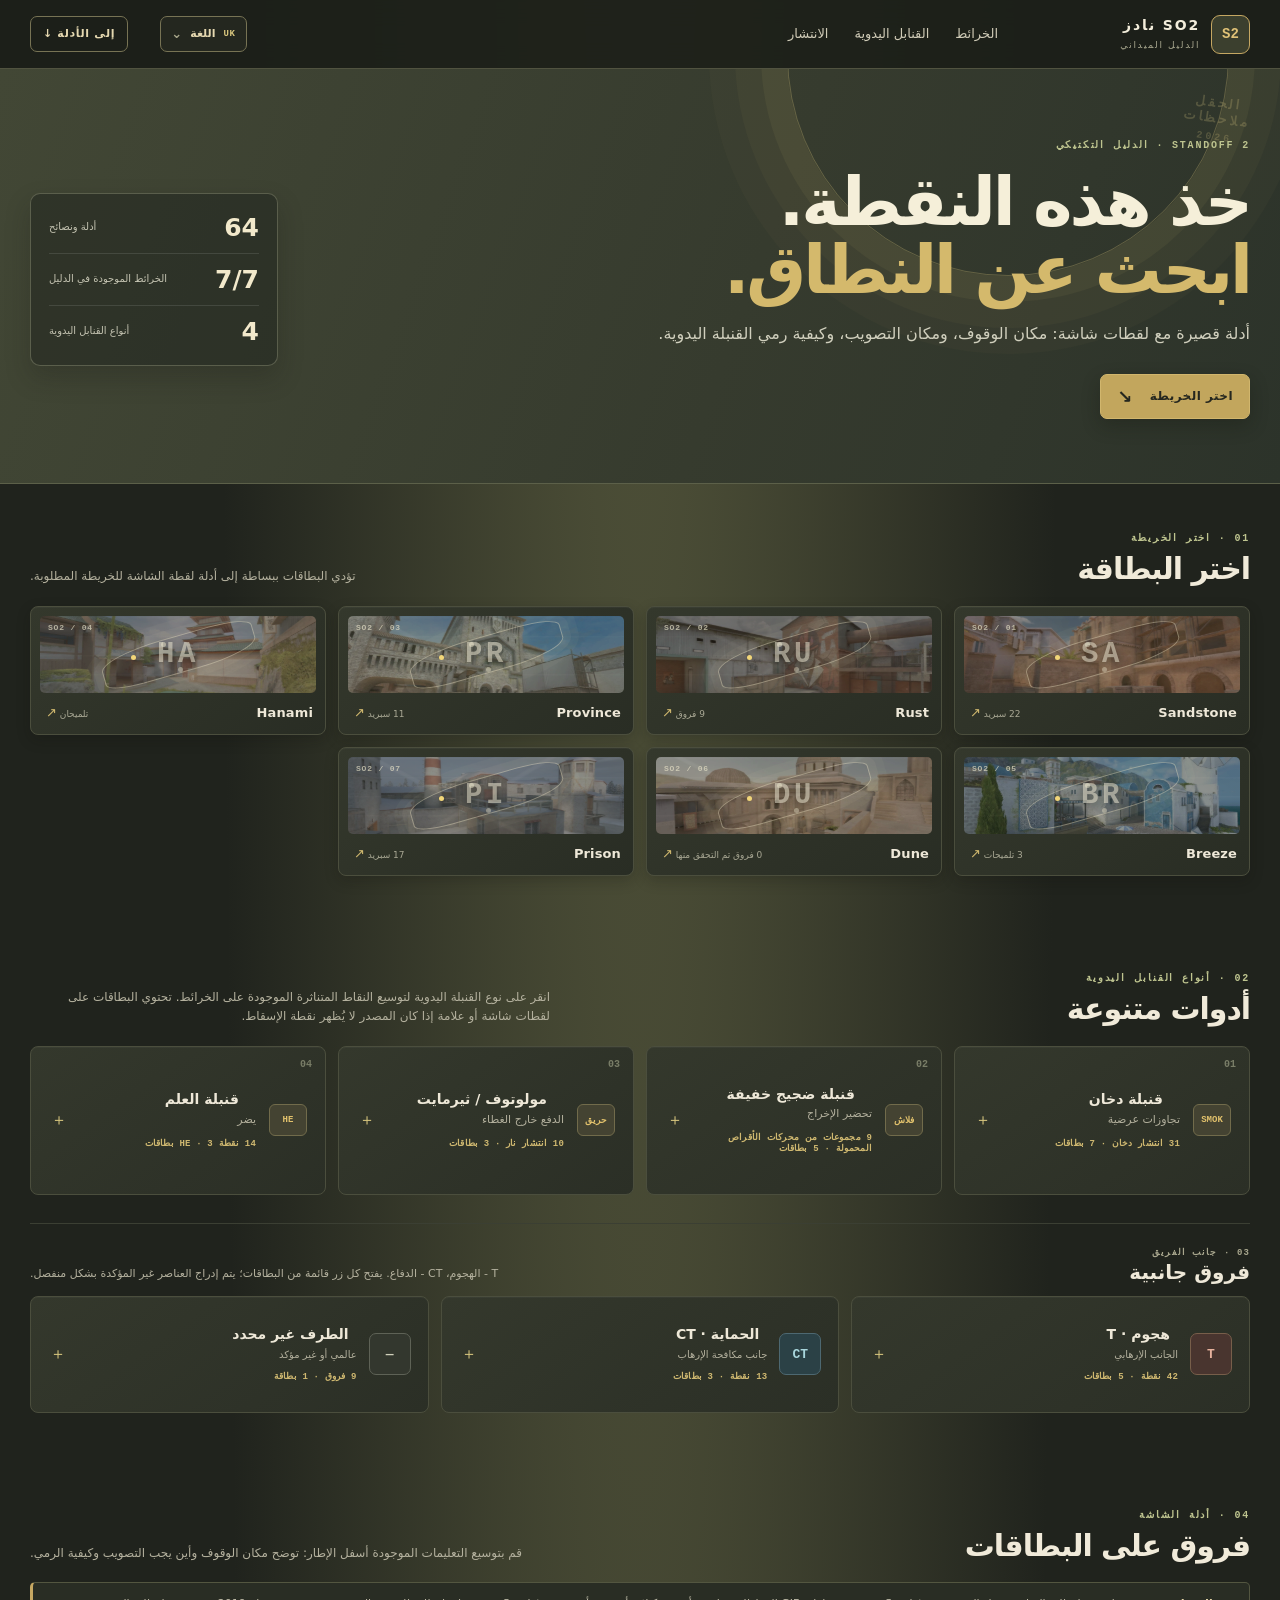
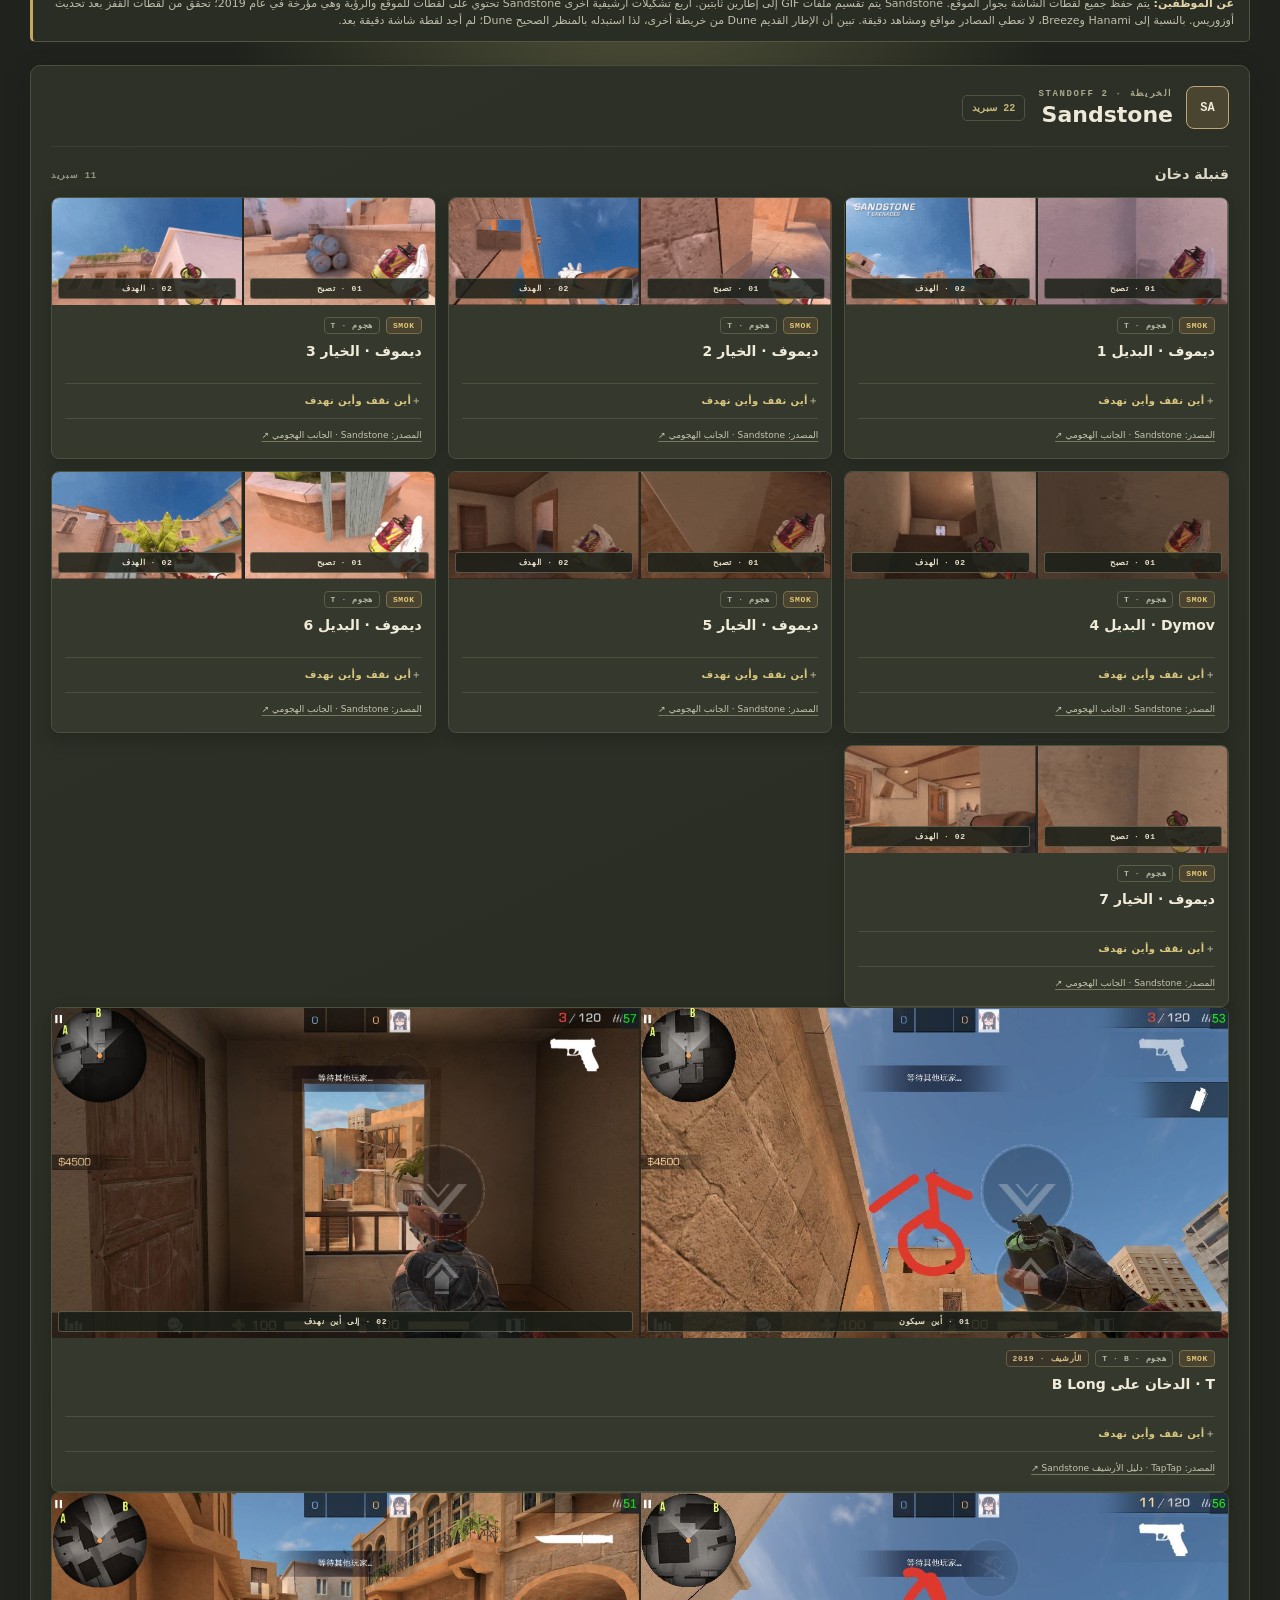
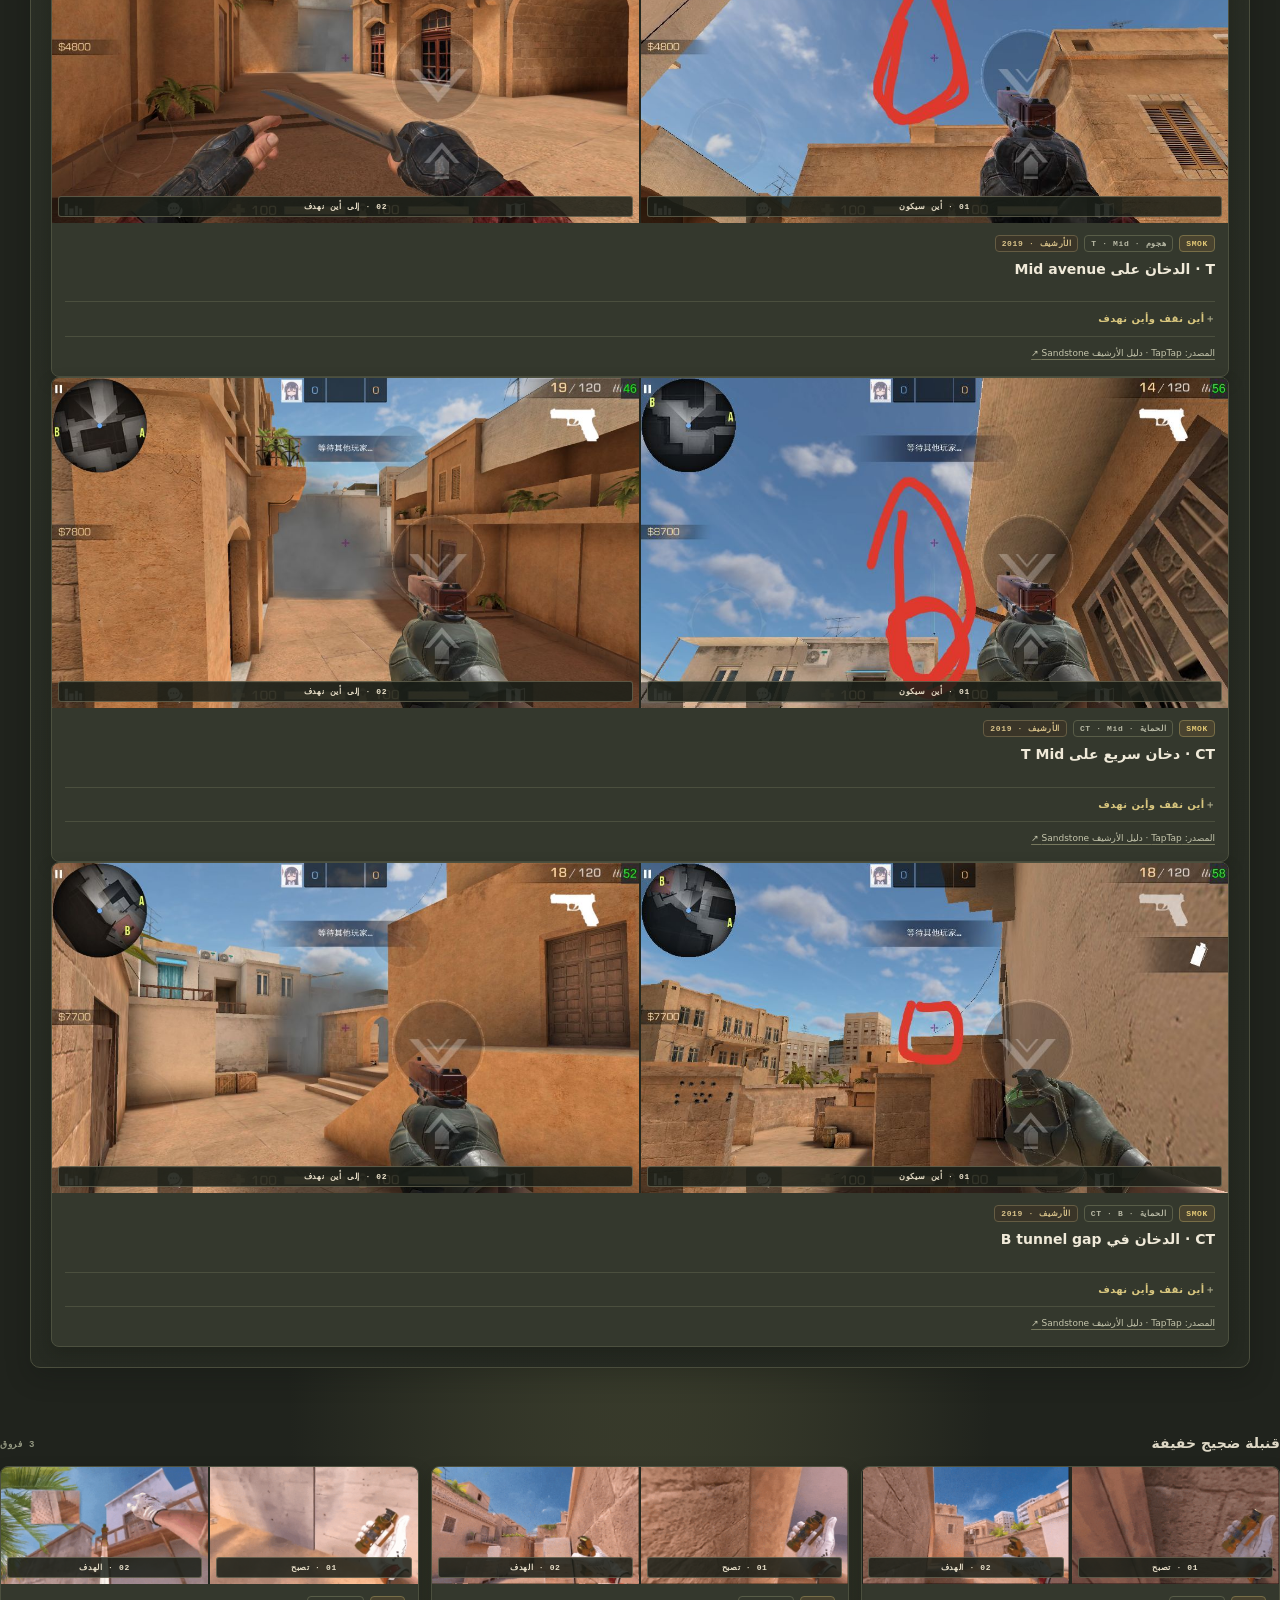
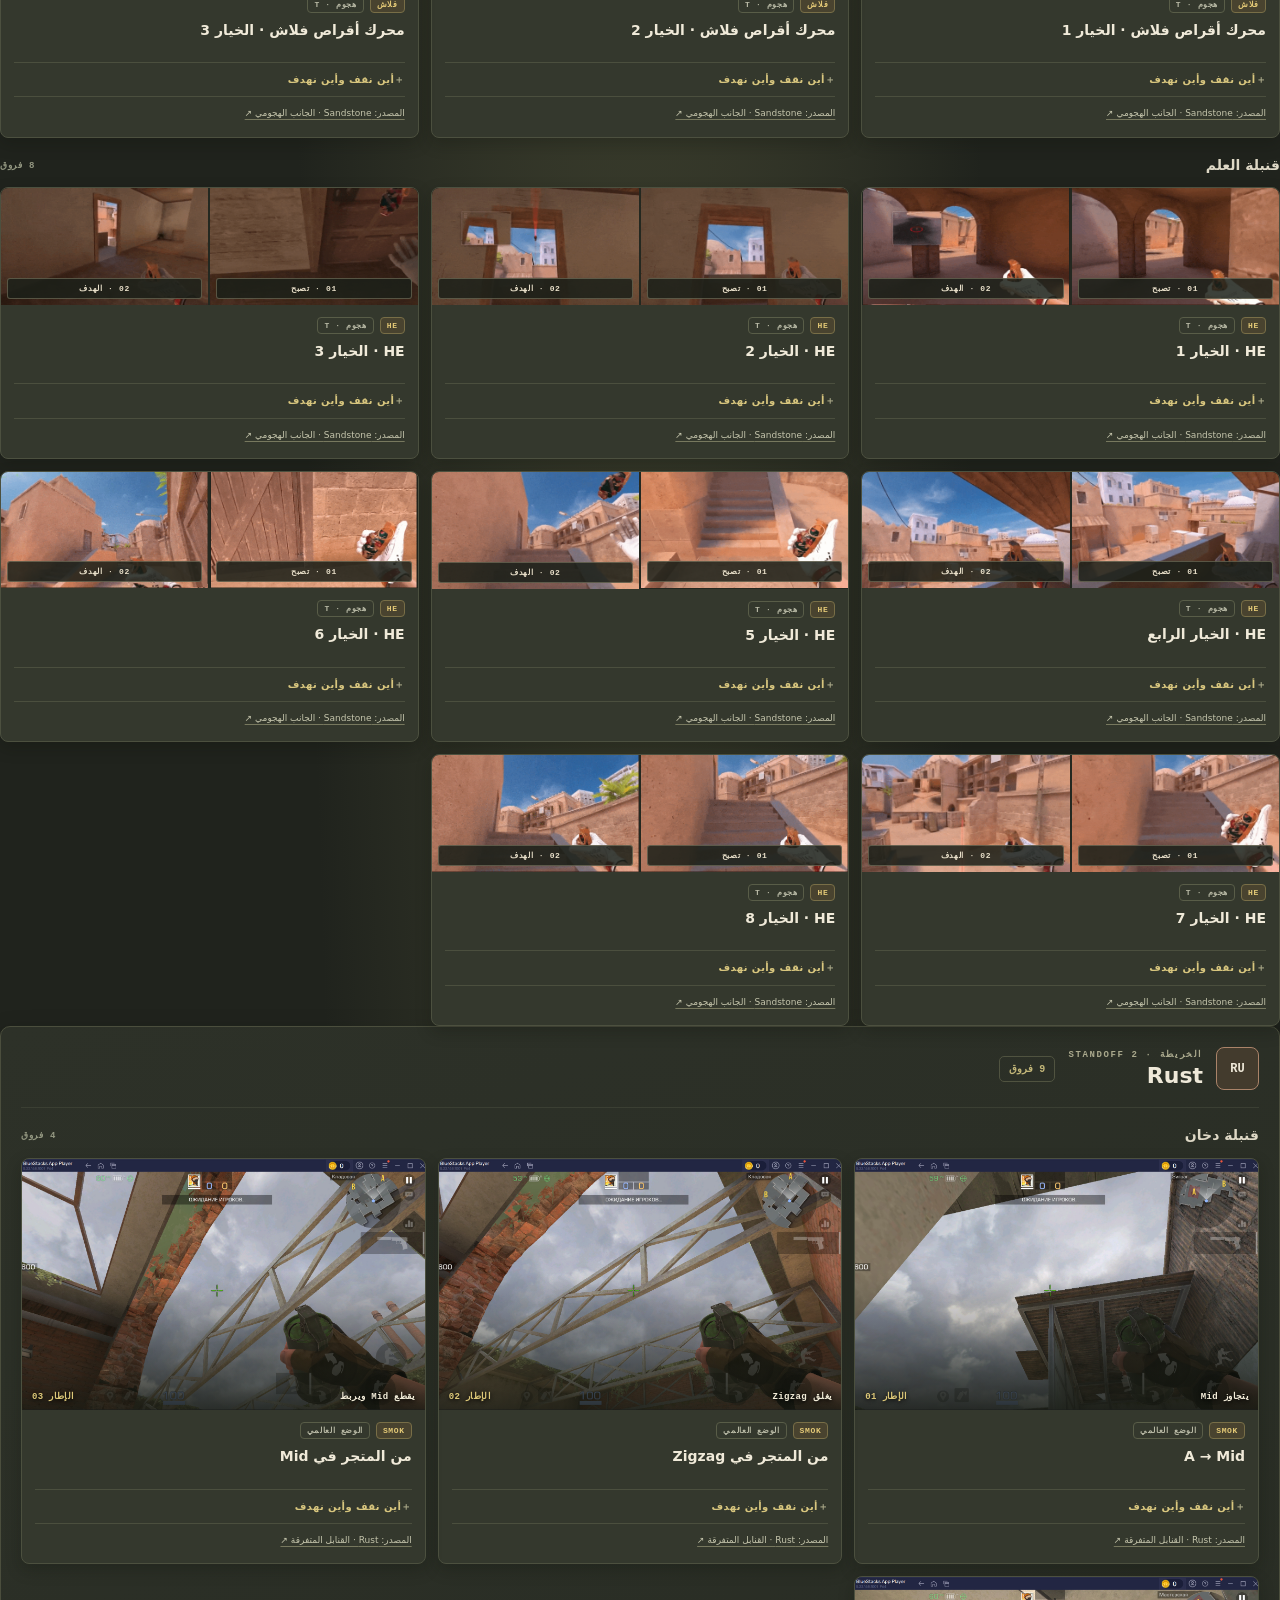
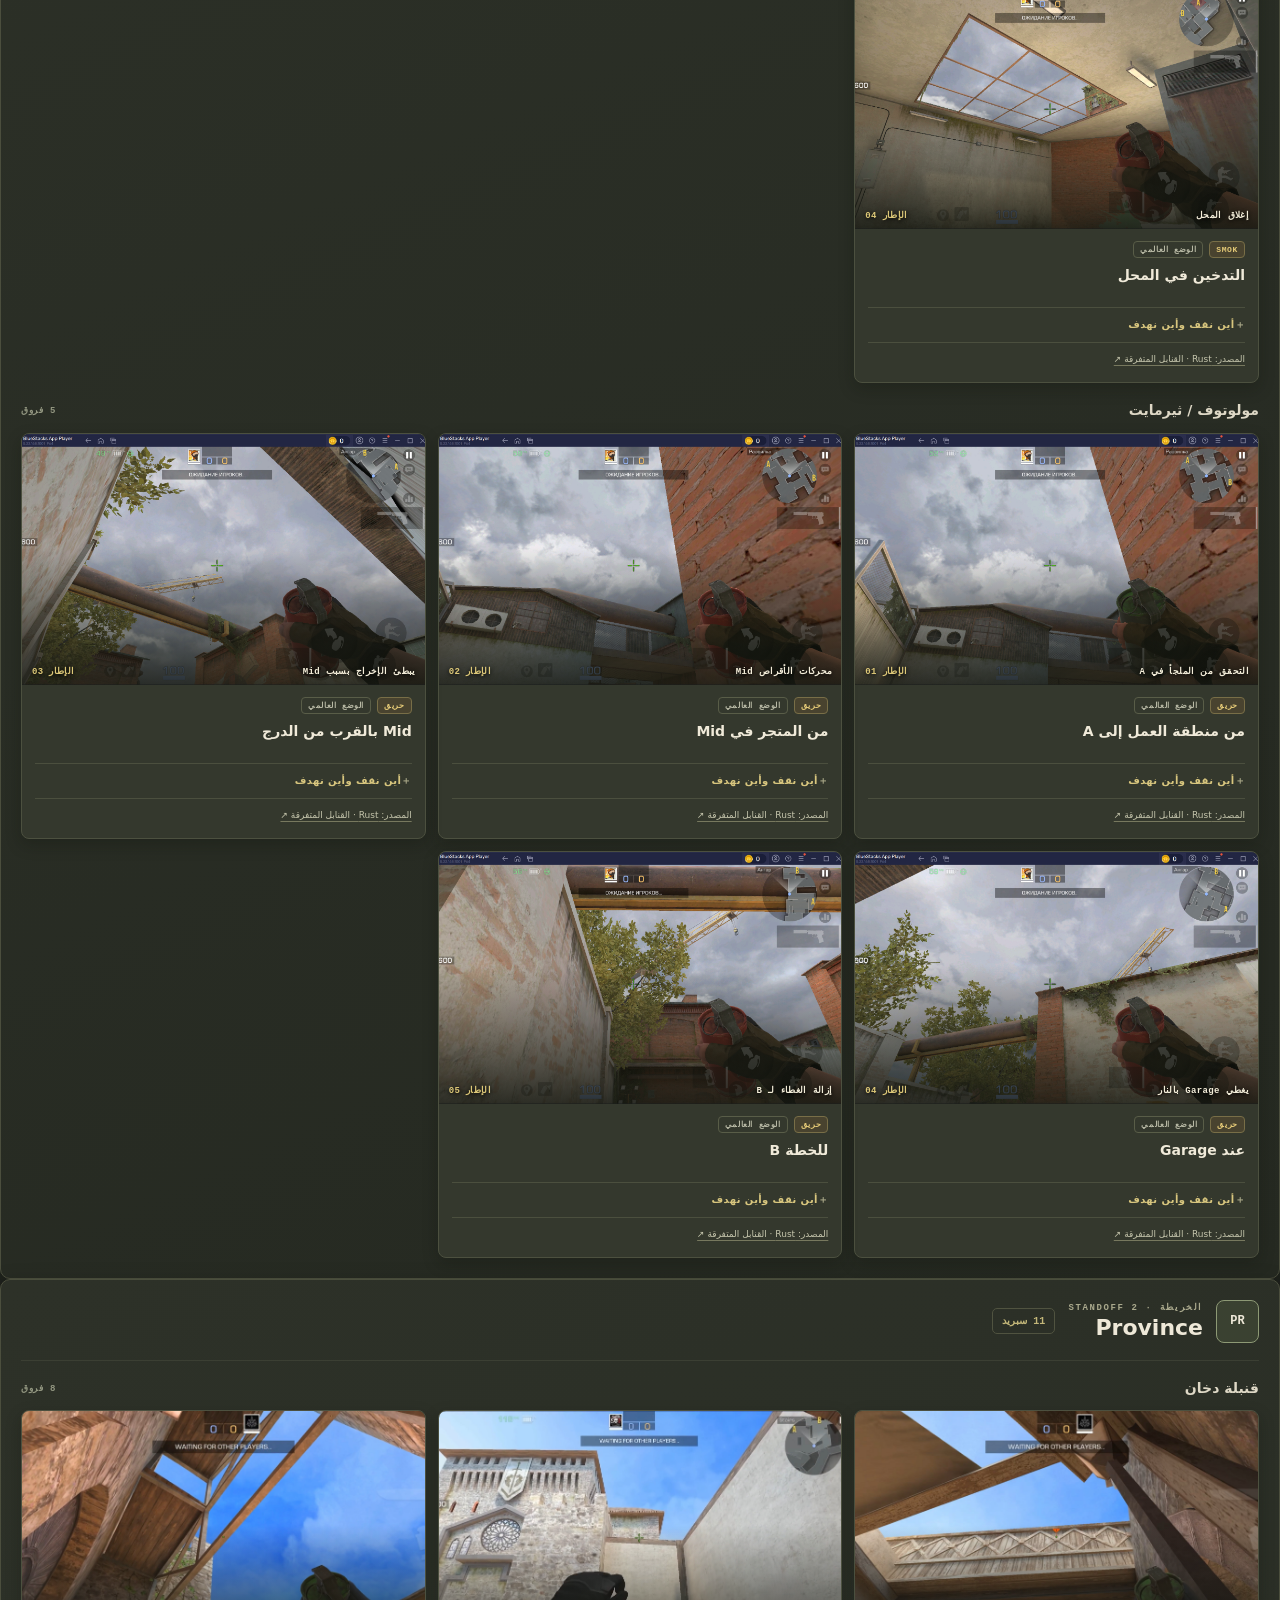
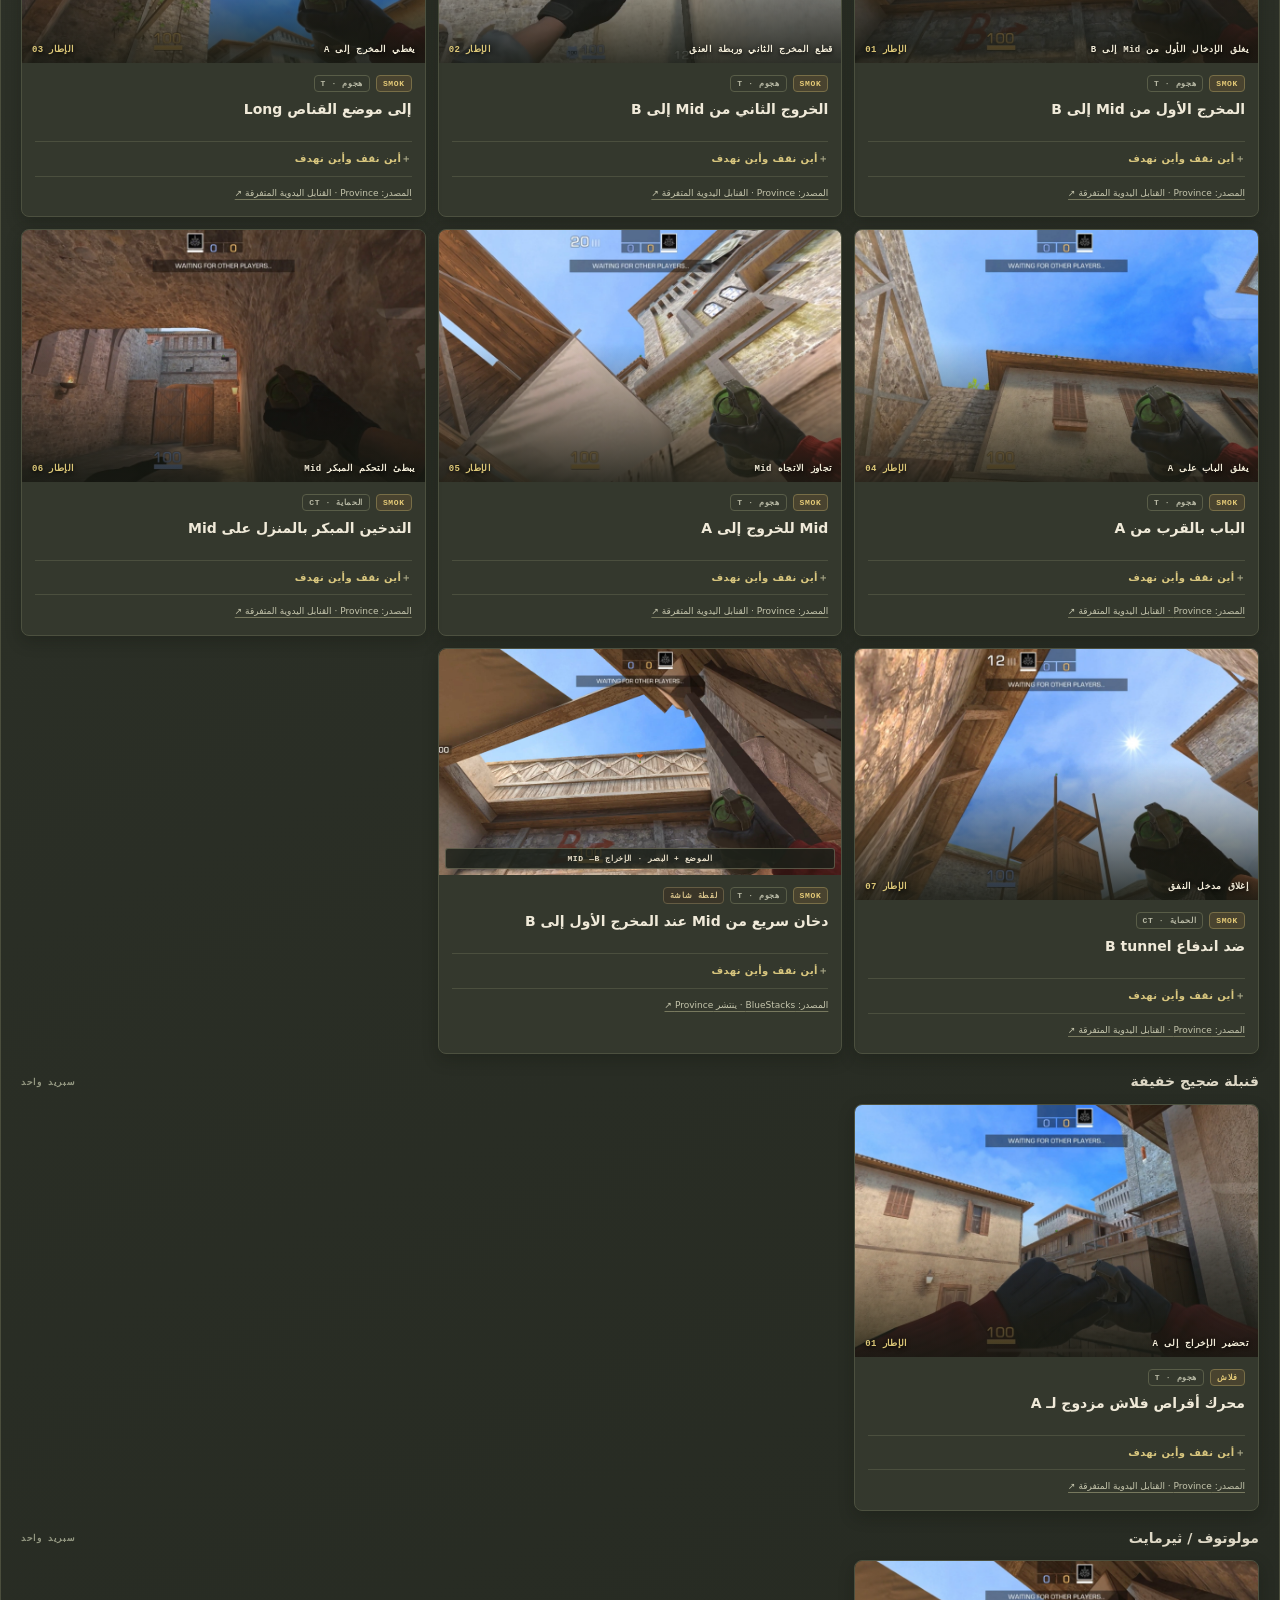
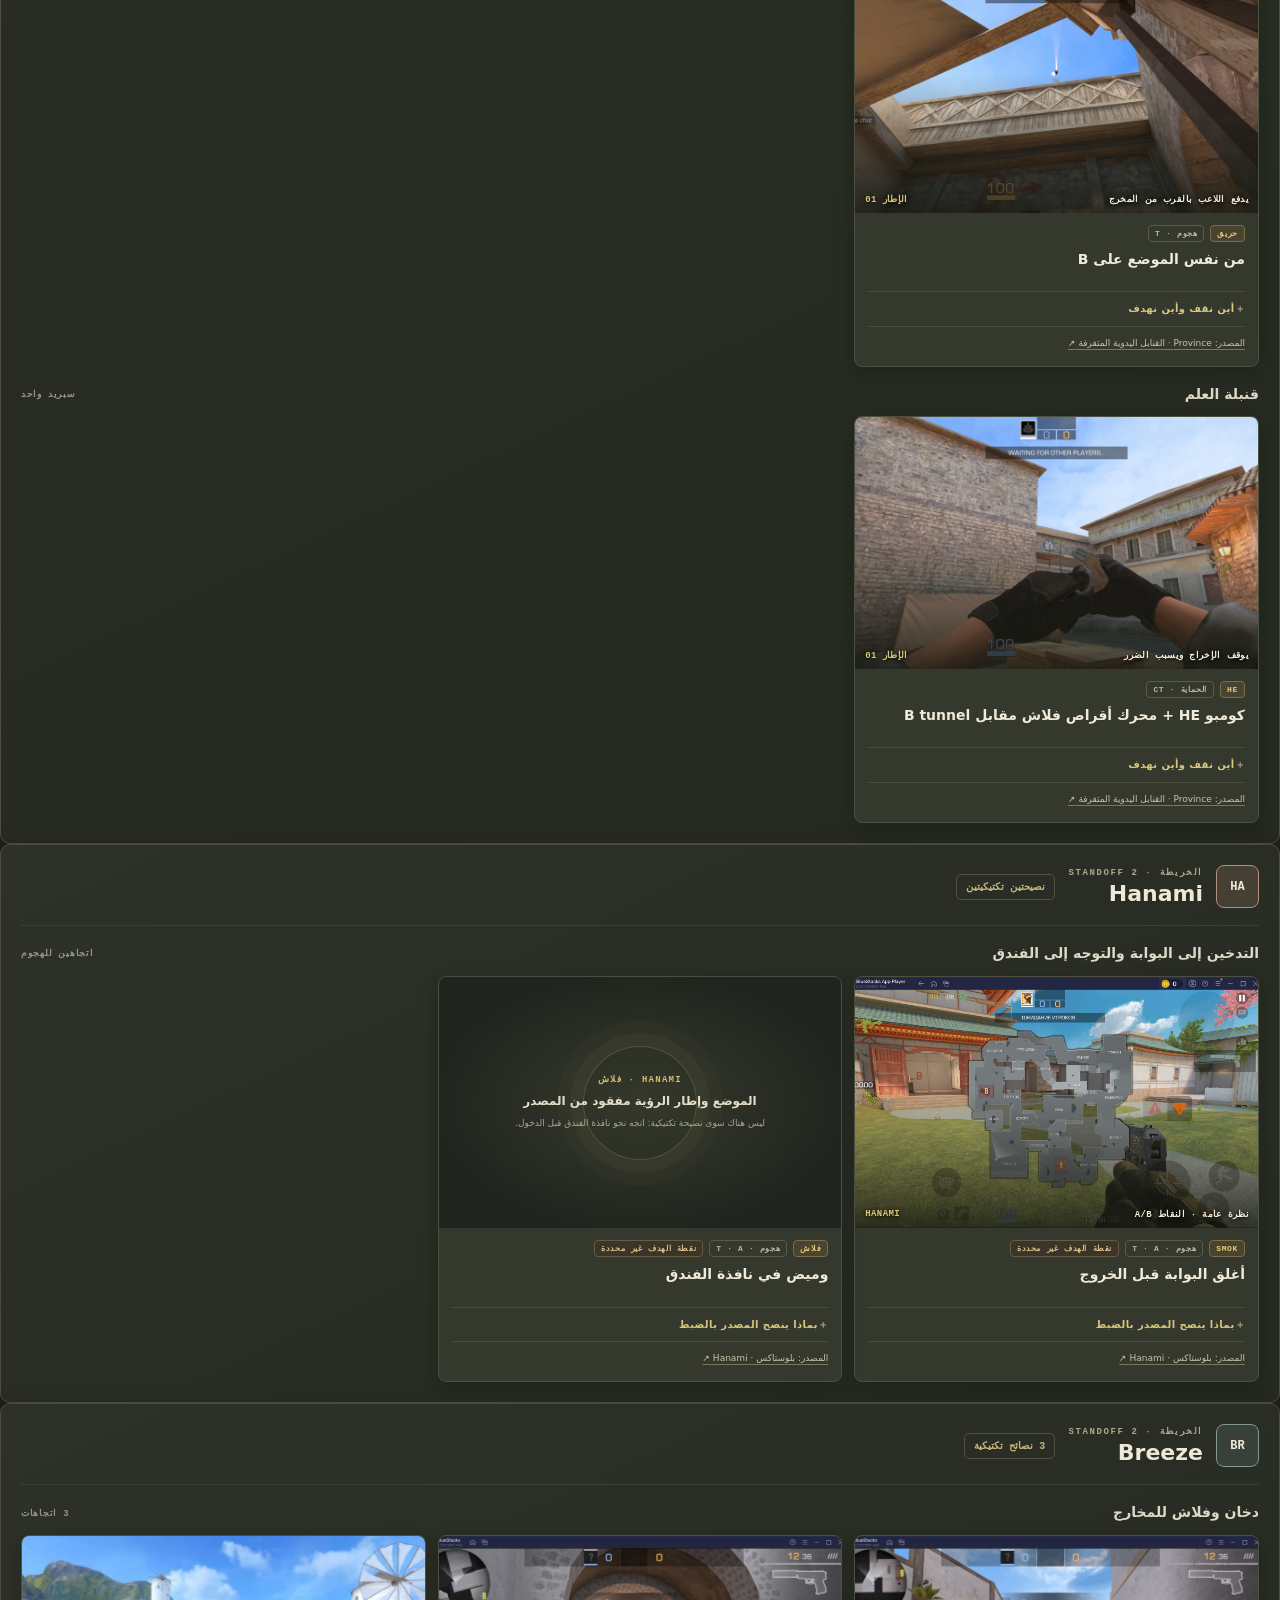
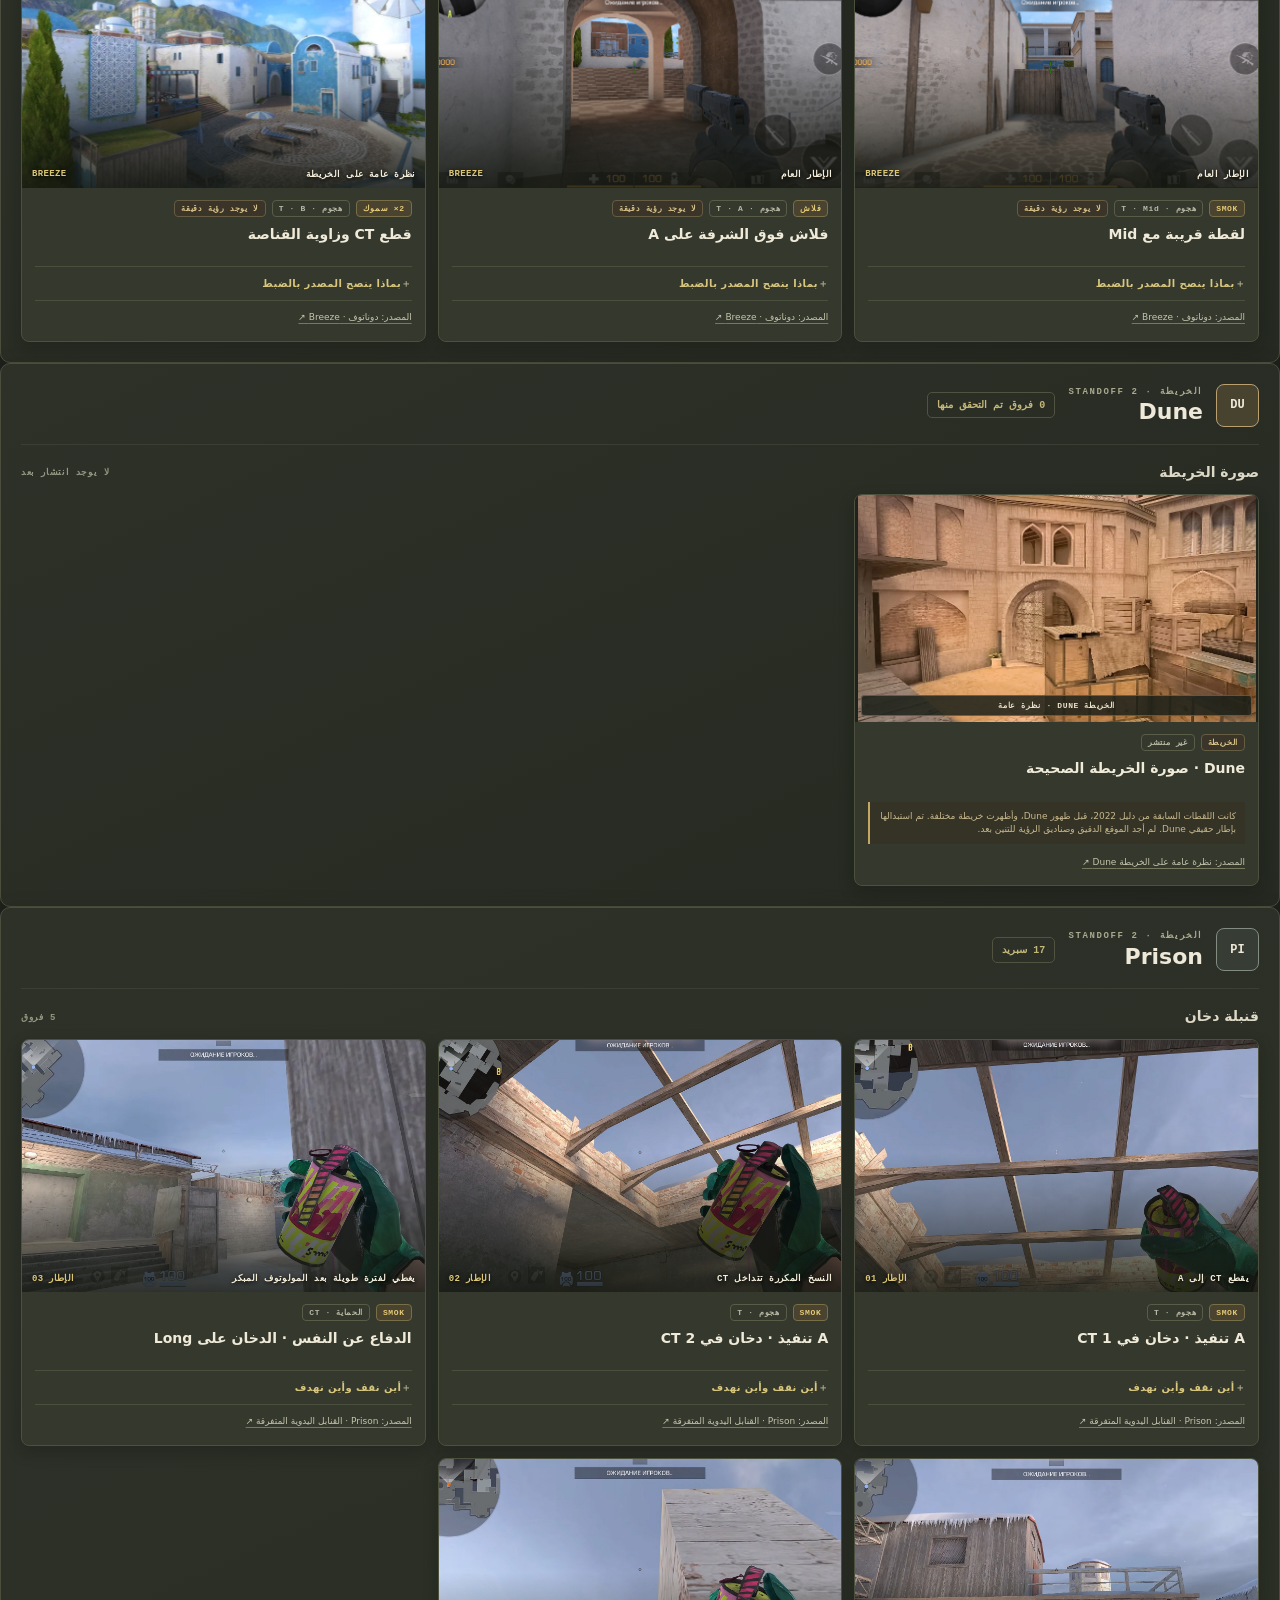
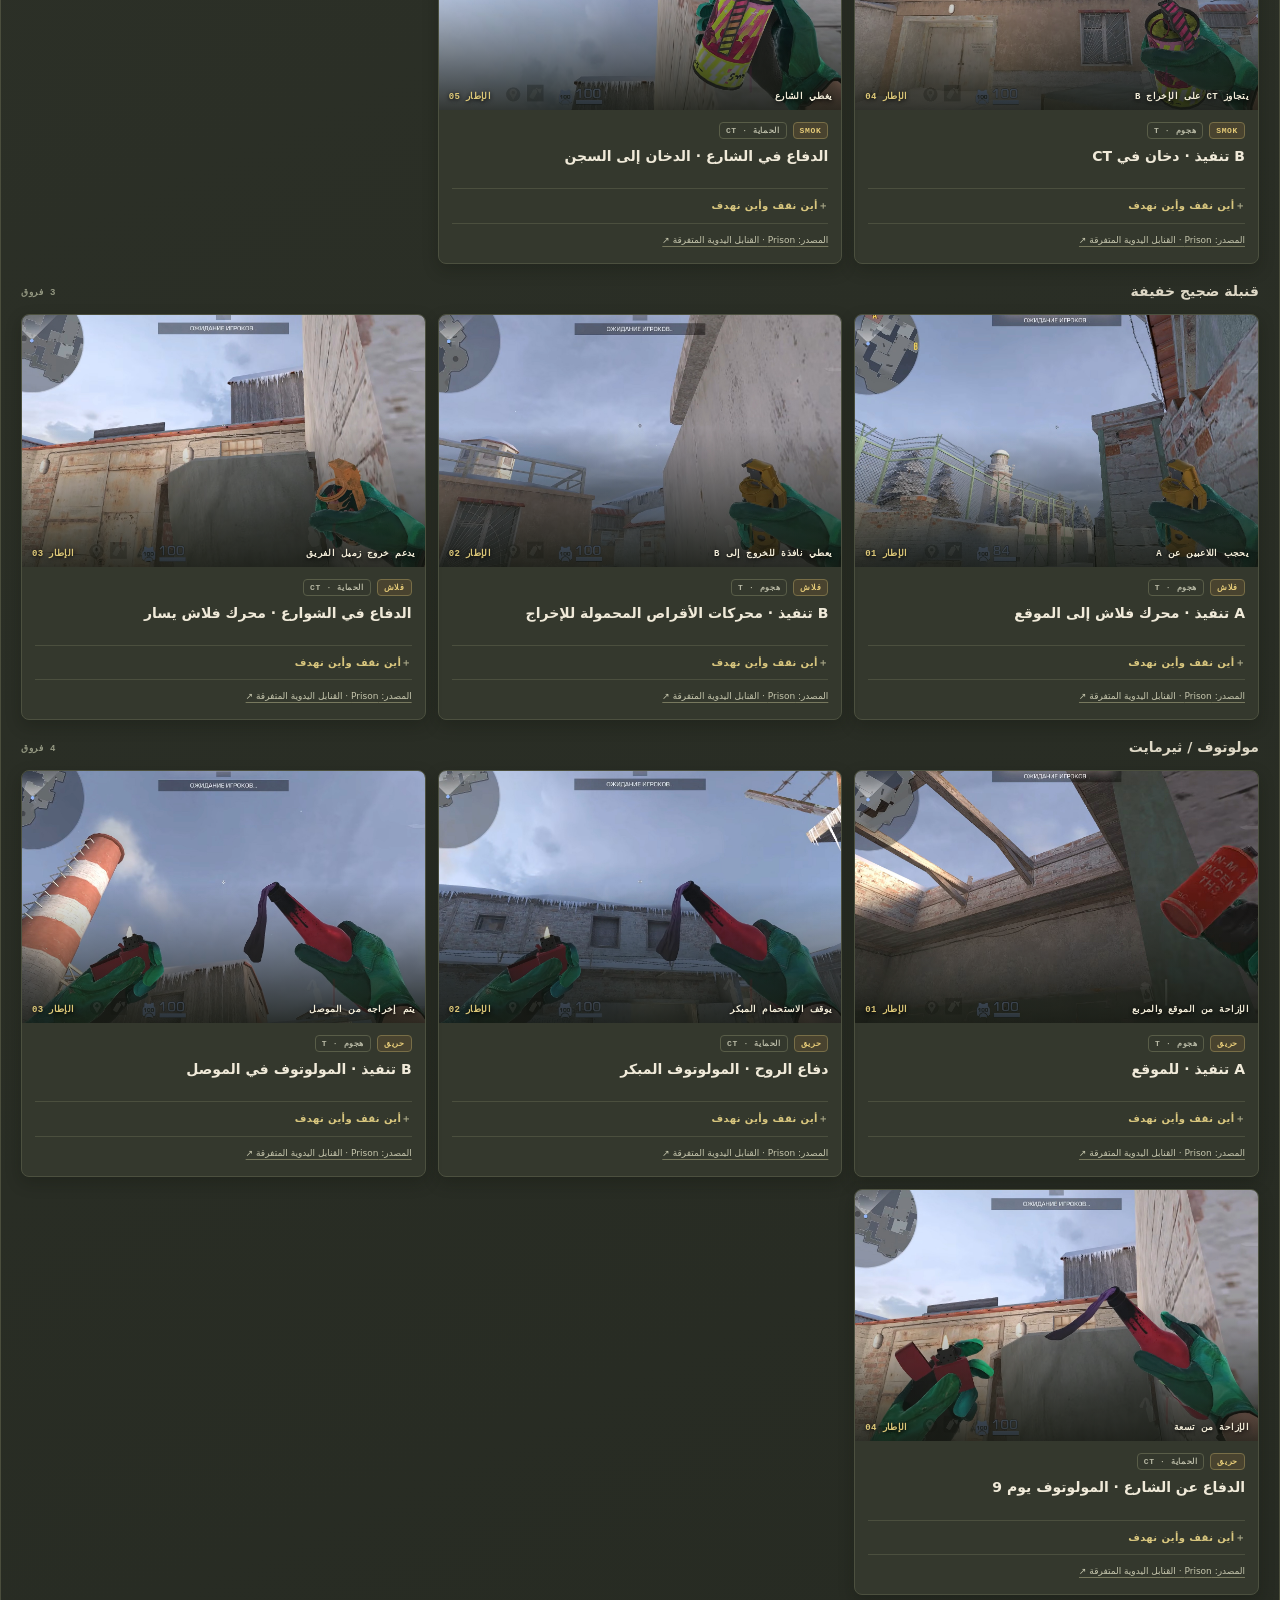
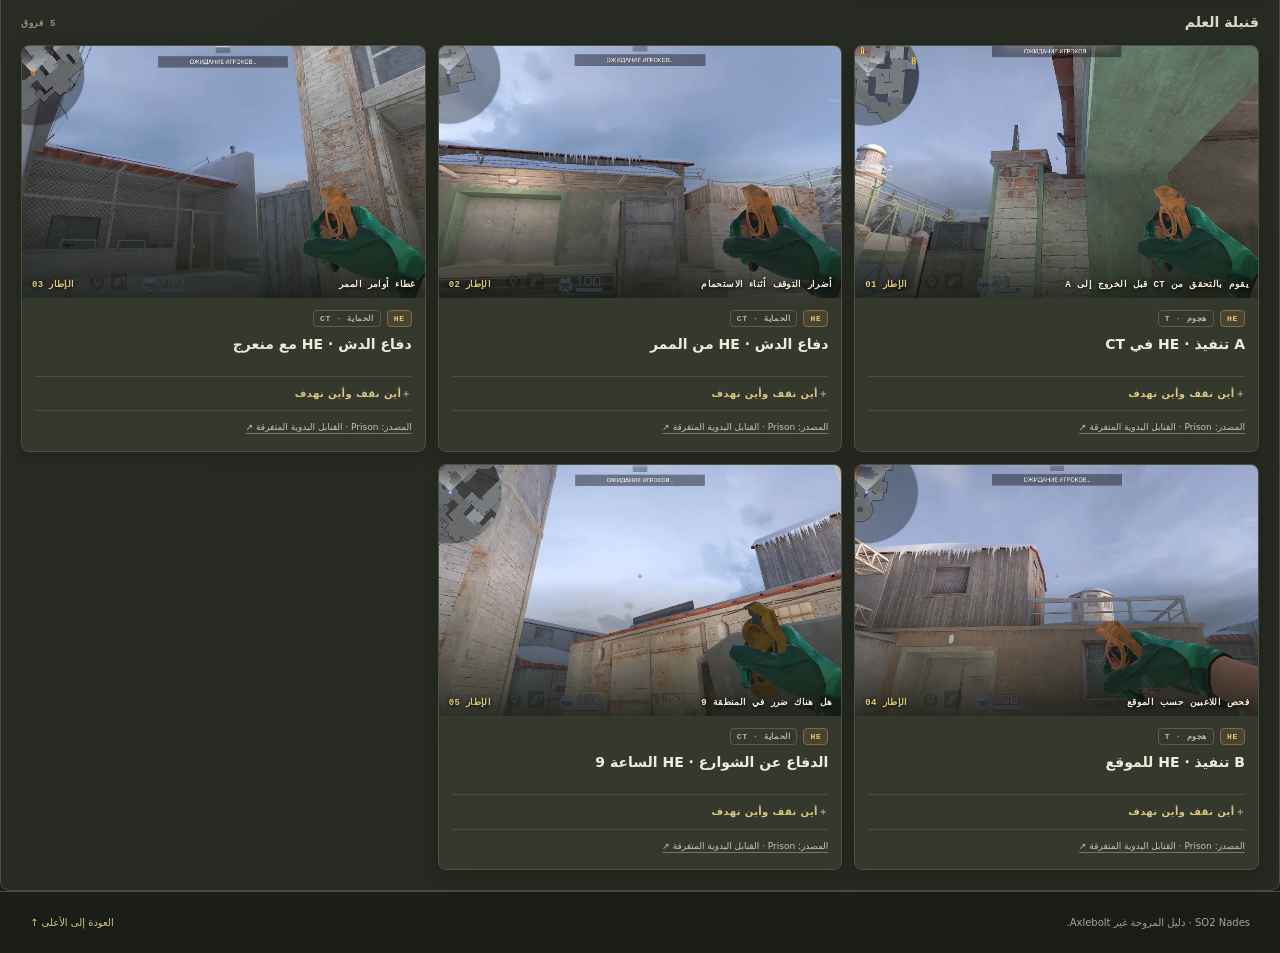
<file: ar.html>
<!doctype html>
<html lang="ar" dir="rtl">
<head>
  <meta charset="utf-8">
  <meta name="viewport" content="العرض=عرض الجهاز، المقياس الأولي=1">
  <meta name="theme-color" content="#262a21">
  <meta name="description" content="انتشار لقطة الشاشة Standoff 2: الموضع والرؤية والإلقاء للخرائط والقنابل اليدوية.">
  <title>SO2 Nades - انتشار لقطة الشاشة Standoff 2</title>
  <link rel="stylesheet" href="field-guide.css">
</head>
<body>
  <header class="topbar" id="top"><div class="page-wrap topbar-inner"><a class="brand" href="#top"><span class="brand-mark">S2</span><span><b>SO2 نادز</b><small>الدليل الميداني</small></span></a><nav aria-label="الملاحة"><a href="#maps">الخرائط</a><a href="#grenades">القنابل اليدوية</a><a href="#lineups">الانتشار</a></nav><details class="language-menu"><summary aria-label="اللغة"><span class="language-code">UK</span><span class="language-label">اللغة</span><span class="language-caret" aria-hidden="true">⌄</span></summary><div class="language-options"><a class="language-option" href="index.html" lang="uk" aria-current="page"><span class="language-option-code">UK</span><span>الأوكرانية</span></a><a class="language-option" href="en.html" lang="en"><span class="language-option-code">EN</span><span>الإنجليزية</span></a><a class="language-option" href="zh.html" lang="zh-CN"><span class="language-option-code">ZH</span><span>中文(简体)</span></a><a class="language-option" href="hi.html" lang="hi"><span class="language-option-code">HI</span><span>الهندية</span></a><a class="language-option" href="es.html" lang="es"><span class="language-option-code">ES</span><span>الاسبانية</span></a><a class="language-option" href="ar.html" lang="ar"><span class="language-option-code">AR</span><span>العربية</span></a><a class="language-option" href="fr.html" lang="fr"><span class="language-option-code">FR</span><span>الفرنسية</span></a><a class="language-option" href="bn.html" lang="bn"><span class="language-option-code">BN</span><span>بنجلاديش</span></a><a class="language-option" href="pt.html" lang="pt"><span class="language-option-code">PT</span><span>البرتغالية</span></a><a class="language-option" href="ru.html" lang="ru"><span class="language-option-code">RU</span><span>الروسية</span></a></div></details><a class="top-action" href="#lineups">إلى الأدلة ↓</a></div></header>
  <main>
    <section class="hero"><div class="page-wrap hero-grid"><div class="hero-copy"><p class="eyebrow">STANDOFF 2 · الدليل التكتيكي</p><h1>خذ هذه النقطة.<br><em>ابحث عن النطاق.</em></h1><p class="hero-lede">أدلة قصيرة مع لقطات شاشة: مكان الوقوف، ومكان التصويب، وكيفية رمي القنبلة اليدوية.</p><a class="primary-link" href="#maps">اختر الخريطة  <span>↘</span></a></div><aside class="hero-stats"><div><strong>64</strong><span>أدلة ونصائح</span></div><div><strong>7/7</strong><span>الخرائط الموجودة في الدليل</span></div><div><strong>4</strong><span>أنواع القنابل اليدوية</span></div></aside></div><div class="hero-stamp">الحقل<br>ملاحظات<br><span>2026</span></div></section>
    <section class="page-wrap section-block" id="maps"><div class="section-title"><div><p class="eyebrow">01 · اختر الخريطة</p><h2>اختر البطاقة</h2></div><p>تؤدي البطاقات ببساطة إلى أدلة لقطة الشاشة للخريطة المطلوبة.</p></div><div class="map-grid">
      <a class="map-card" href="#sandstone" style="--map-color:#b9955d"><span class="map-art"><img src="assets/map-sandstone.webp" loading="lazy" alt=""><span class="map-index">01 / SO2</span><b>SA</b><i></i></span><span class="map-info"><b>Sandstone</b><small>22 سبريد  <i>↗</i></small></span></a>
      <a class="map-card" href="#rust" style="--map-color:#9b684d"><span class="map-art"><img src="assets/map-rust.webp" loading="lazy" alt=""><span class="map-index">02 / SO2</span><b>RU</b><i></i></span><span class="map-info"><b>Rust</b><small>9 فروق  <i>↗</i></small></span></a>
      <a class="map-card" href="#province" style="--map-color:#74865d"><span class="map-art"><img src="assets/map-province.webp" loading="lazy" alt=""><span class="map-index">03 / SO2</span><b>PR</b><i></i></span><span class="map-info"><b>Province</b><small>11 سبريد  <i>↗</i></small></span></a>
      <a class="map-card" href="#hanami" style="--map-color:#a77a6b"><span class="map-art"><img src="assets/map-hanami.webp" loading="lazy" alt=""><span class="map-index">04 / SO2</span><b>HA</b><i></i></span><span class="map-info"><b>Hanami</b><small>تلميحان  <i>↗</i></small></span></a>
      <a class="map-card" href="#breeze" style="--map-color:#64857f"><span class="map-art"><img src="assets/map-breeze.webp" loading="lazy" alt=""><span class="map-index">05 / SO2</span><b>BR</b><i></i></span><span class="map-info"><b>Breeze</b><small>3 تلميحات  <i>↗</i></small></span></a>
      <a class="map-card" href="#dune" style="--map-color:#b18e54"><span class="map-art"><img src="assets/map-dune.webp" loading="lazy" alt=""><span class="map-index">06 / SO2</span><b>DU</b><i></i></span><span class="map-info"><b>Dune</b><small>0 فروق تم التحقق منها  <i>↗</i></small></span></a>
      <a class="map-card" href="#prison" style="--map-color:#65746d"><span class="map-art"><img src="assets/map-prison.webp" loading="lazy" alt=""><span class="map-index">07 / SO2</span><b>PI</b><i></i></span><span class="map-info"><b>Prison</b><small>17 سبريد  <i>↗</i></small></span></a>
    </div></section>
    <section class="page-wrap section-block" id="grenades"><div class="section-title"><div><p class="eyebrow">02 · أنواع القنابل اليدوية</p><h2>أدوات متنوعة</h2></div><p>انقر على نوع القنبلة اليدوية لتوسيع النقاط المتناثرة الموجودة على الخرائط. تحتوي البطاقات على لقطات شاشة أو علامة إذا كان المصدر لا يُظهر نقطة الإسقاط.</p></div><div class="type-grid"><details class="type-card type-picker">
  <summary><span class="type-number">01</span><span class="type-icon">SMOK</span><span class="type-picker-copy"><strong>قنبلة دخان</strong><small>تجاوزات عرضية</small><b>31 انتشار دخان · 7 بطاقات</b></span><span class="type-chevron" aria-hidden="true">＋</span></summary>
  <div class="type-results"><p>جميع الحيزات من هذا النوع. اضغط على الاسم للانتقال إلى التعليمات الموجودة على الخريطة.</p><div class="type-results-grid">
    <section class="type-result-map"><h4>Breeze</h4><ul>
      <li><a href="#lineup-breeze-smoke-1"><span>SMOK</span>لقطة قريبة مع Mid<b aria-hidden="true">↗</b></a></li>
      <li><a href="#lineup-breeze-smoke-3"><span>2× سموك</span>قطع CT وزاوية القناصة<b aria-hidden="true">↗</b></a></li>
    </ul></section>
    <section class="type-result-map"><h4>Hanami</h4><ul>
      <li><a href="#lineup-hanami-smoke-1"><span>SMOK</span>أغلق البوابة قبل الخروج<b aria-hidden="true">↗</b></a></li>
    </ul></section>
    <section class="type-result-map"><h4>Prison</h4><ul>
      <li><a href="#lineup-prison-smoke-1"><span>SMOK</span>A تنفيذ · دخان في CT 1<b aria-hidden="true">↗</b></a></li>
      <li><a href="#lineup-prison-smoke-2"><span>SMOK</span>A تنفيذ · دخان في CT 2<b aria-hidden="true">↗</b></a></li>
      <li><a href="#lineup-prison-smoke-3"><span>SMOK</span>الدفاع عن النفس · الدخان على Long<b aria-hidden="true">↗</b></a></li>
      <li><a href="#lineup-prison-smoke-4"><span>SMOK</span>B تنفيذ · دخان في CT<b aria-hidden="true">↗</b></a></li>
      <li><a href="#lineup-prison-smoke-5"><span>SMOK</span>الدفاع في الشارع · الدخان إلى السجن<b aria-hidden="true">↗</b></a></li>
    </ul></section>
    <section class="type-result-map"><h4>Province</h4><ul>
      <li><a href="#lineup-province-smoke-1"><span>SMOK</span>المخرج الأول من Mid إلى B<b aria-hidden="true">↗</b></a></li>
      <li><a href="#lineup-province-smoke-2"><span>SMOK</span>الخروج الثاني من Mid إلى B<b aria-hidden="true">↗</b></a></li>
      <li><a href="#lineup-province-smoke-3"><span>SMOK</span>إلى موضع القناص Long<b aria-hidden="true">↗</b></a></li>
      <li><a href="#lineup-province-smoke-4"><span>SMOK</span>الباب بالقرب من A<b aria-hidden="true">↗</b></a></li>
      <li><a href="#lineup-province-smoke-5"><span>SMOK</span>Mid للخروج إلى A<b aria-hidden="true">↗</b></a></li>
      <li><a href="#lineup-province-smoke-6"><span>SMOK</span>التدخين المبكر بالمنزل على Mid<b aria-hidden="true">↗</b></a></li>
      <li><a href="#lineup-province-smoke-7"><span>SMOK</span>ضد اندفاع B tunnel<b aria-hidden="true">↗</b></a></li>
      <li><a href="#lineup-province-smoke-8"><span>SMOK</span>دخان سريع من Mid عند المخرج الأول إلى B<b aria-hidden="true">↗</b></a></li>
    </ul></section>
    <section class="type-result-map"><h4>Rust</h4><ul>
      <li><a href="#lineup-rust-smoke-1"><span>SMOK</span>A → Mid<b aria-hidden="true">↗</b></a></li>
      <li><a href="#lineup-rust-smoke-2"><span>SMOK</span>من المتجر في Zigzag<b aria-hidden="true">↗</b></a></li>
      <li><a href="#lineup-rust-smoke-3"><span>SMOK</span>من المتجر في Mid<b aria-hidden="true">↗</b></a></li>
      <li><a href="#lineup-rust-smoke-4"><span>SMOK</span>التدخين في المحل<b aria-hidden="true">↗</b></a></li>
    </ul></section>
    <section class="type-result-map"><h4>Sandstone</h4><ul>
      <li><a href="#lineup-sandstone-smoke-1"><span>SMOK</span>ديموف · البديل 1<b aria-hidden="true">↗</b></a></li>
      <li><a href="#lineup-sandstone-smoke-2"><span>SMOK</span>ديموف · الخيار 2<b aria-hidden="true">↗</b></a></li>
      <li><a href="#lineup-sandstone-smoke-3"><span>SMOK</span>ديموف · الخيار 3<b aria-hidden="true">↗</b></a></li>
      <li><a href="#lineup-sandstone-smoke-4"><span>SMOK</span>Dymov · البديل 4<b aria-hidden="true">↗</b></a></li>
      <li><a href="#lineup-sandstone-smoke-5"><span>SMOK</span>ديموف · الخيار 5<b aria-hidden="true">↗</b></a></li>
      <li><a href="#lineup-sandstone-smoke-6"><span>SMOK</span>ديموف · البديل 6<b aria-hidden="true">↗</b></a></li>
      <li><a href="#lineup-sandstone-smoke-7"><span>SMOK</span>ديموف · الخيار 7<b aria-hidden="true">↗</b></a></li>
      <li><a href="#lineup-sandstone-smoke-19"><span>SMOK</span>T · الدخان على B Long<b aria-hidden="true">↗</b></a></li>
      <li><a href="#lineup-sandstone-smoke-20"><span>SMOK</span>T · الدخان على Mid avenue<b aria-hidden="true">↗</b></a></li>
      <li><a href="#lineup-sandstone-smoke-21"><span>SMOK</span>CT · دخان سريع على T Mid<b aria-hidden="true">↗</b></a></li>
      <li><a href="#lineup-sandstone-smoke-22"><span>SMOK</span>CT · الدخان في B tunnel gap<b aria-hidden="true">↗</b></a></li>
    </ul></section>
  </div></div></details>

<details class="type-card type-picker">
  <summary><span class="type-number">02</span><span class="type-icon">فلاش</span><span class="type-picker-copy"><strong>قنبلة ضجيج خفيفة</strong><small>تحضير الإخراج</small><b>9 مجموعات من محركات الأقراص المحمولة · 5 بطاقات</b></span><span class="type-chevron" aria-hidden="true">＋</span></summary>
  <div class="type-results"><p>جميع الحيزات من هذا النوع. اضغط على الاسم للانتقال إلى التعليمات الموجودة على الخريطة.</p><div class="type-results-grid">
    <section class="type-result-map"><h4>Breeze</h4><ul>
      <li><a href="#lineup-breeze-flash-2"><span>فلاش</span>فلاش فوق الشرفة على A<b aria-hidden="true">↗</b></a></li>
    </ul></section>
    <section class="type-result-map"><h4>Hanami</h4><ul>
      <li><a href="#lineup-hanami-flash-2"><span>فلاش</span>وميض في نافذة الفندق<b aria-hidden="true">↗</b></a></li>
    </ul></section>
    <section class="type-result-map"><h4>Prison</h4><ul>
      <li><a href="#lineup-prison-flash-6"><span>فلاش</span>A تنفيذ · محرك فلاش إلى الموقع<b aria-hidden="true">↗</b></a></li>
      <li><a href="#lineup-prison-flash-7"><span>فلاش</span>B تنفيذ · محركات الأقراص المحمولة للإخراج<b aria-hidden="true">↗</b></a></li>
      <li><a href="#lineup-prison-flash-8"><span>فلاش</span>الدفاع في الشوارع · محرك فلاش يسار<b aria-hidden="true">↗</b></a></li>
    </ul></section>
    <section class="type-result-map"><h4>Province</h4><ul>
      <li><a href="#lineup-province-flash-8"><span>فلاش</span>محرك أقراص فلاش مزدوج لـ A<b aria-hidden="true">↗</b></a></li>
    </ul></section>
    <section class="type-result-map"><h4>Sandstone</h4><ul>
      <li><a href="#lineup-sandstone-flash-8"><span>فلاش</span>محرك أقراص فلاش · الخيار 1<b aria-hidden="true">↗</b></a></li>
      <li><a href="#lineup-sandstone-flash-9"><span>فلاش</span>محرك أقراص فلاش · الخيار 2<b aria-hidden="true">↗</b></a></li>
      <li><a href="#lineup-sandstone-flash-10"><span>فلاش</span>محرك أقراص فلاش · الخيار 3<b aria-hidden="true">↗</b></a></li>
    </ul></section>
  </div></div></details>

<details class="type-card type-picker">
  <summary><span class="type-number">03</span><span class="type-icon">حريق</span><span class="type-picker-copy"><strong>مولوتوف / ثيرمايت</strong><small>الدفع خارج الغطاء</small><b>10 انتشار نار · 3 بطاقات</b></span><span class="type-chevron" aria-hidden="true">＋</span></summary>
  <div class="type-results"><p>جميع الحيزات من هذا النوع. اضغط على الاسم للانتقال إلى التعليمات الموجودة على الخريطة.</p><div class="type-results-grid">
    <section class="type-result-map"><h4>Prison</h4><ul>
      <li><a href="#lineup-prison-fire-9"><span>حريق</span>A تنفيذ · للموقع<b aria-hidden="true">↗</b></a></li>
      <li><a href="#lineup-prison-fire-10"><span>حريق</span>دفاع الروح · المولوتوف المبكر<b aria-hidden="true">↗</b></a></li>
      <li><a href="#lineup-prison-fire-11"><span>حريق</span>B تنفيذ · المولوتوف في الموصل<b aria-hidden="true">↗</b></a></li>
      <li><a href="#lineup-prison-fire-12"><span>حريق</span>الدفاع عن الشارع · المولوتوف يوم 9<b aria-hidden="true">↗</b></a></li>
    </ul></section>
    <section class="type-result-map"><h4>Province</h4><ul>
      <li><a href="#lineup-province-fire-9"><span>حريق</span>من نفس الموضع على B<b aria-hidden="true">↗</b></a></li>
    </ul></section>
    <section class="type-result-map"><h4>Rust</h4><ul>
      <li><a href="#lineup-rust-fire-5"><span>حريق</span>من منطقة العمل إلى A<b aria-hidden="true">↗</b></a></li>
      <li><a href="#lineup-rust-fire-6"><span>حريق</span>من المتجر في Mid<b aria-hidden="true">↗</b></a></li>
      <li><a href="#lineup-rust-fire-7"><span>حريق</span>Mid بالقرب من الدرج<b aria-hidden="true">↗</b></a></li>
      <li><a href="#lineup-rust-fire-8"><span>حريق</span>عند Garage<b aria-hidden="true">↗</b></a></li>
      <li><a href="#lineup-rust-fire-9"><span>حريق</span>للخطة B<b aria-hidden="true">↗</b></a></li>
    </ul></section>
  </div></div></details>

<details class="type-card type-picker">
  <summary><span class="type-number">04</span><span class="type-icon">HE</span><span class="type-picker-copy"><strong>قنبلة العلم</strong><small>يضر</small><b>14 نقطة HE · 3 بطاقات</b></span><span class="type-chevron" aria-hidden="true">＋</span></summary>
  <div class="type-results"><p>جميع الحيزات من هذا النوع. اضغط على الاسم للانتقال إلى التعليمات الموجودة على الخريطة.</p><div class="type-results-grid">
    <section class="type-result-map"><h4>Prison</h4><ul>
      <li><a href="#lineup-prison-he-13"><span>HE</span>A تنفيذ · HE في CT<b aria-hidden="true">↗</b></a></li>
      <li><a href="#lineup-prison-he-14"><span>HE</span>دفاع الدش · HE من الممر<b aria-hidden="true">↗</b></a></li>
      <li><a href="#lineup-prison-he-15"><span>HE</span>دفاع الدش · HE مع منعرج<b aria-hidden="true">↗</b></a></li>
      <li><a href="#lineup-prison-he-16"><span>HE</span>B تنفيذ · HE للموقع<b aria-hidden="true">↗</b></a></li>
      <li><a href="#lineup-prison-he-17"><span>HE</span>الدفاع عن الشوارع · HE الساعة 9<b aria-hidden="true">↗</b></a></li>
    </ul></section>
    <section class="type-result-map"><h4>Province</h4><ul>
      <li><a href="#lineup-province-he-10"><span>HE</span>كومبو HE + محرك أقراص فلاش مقابل B tunnel <b aria-hidden="true">↗</b></a></li>
    </ul></section>
    <section class="type-result-map"><h4>Sandstone</h4><ul>
      <li><a href="#lineup-sandstone-he-11"><span>HE</span>HE · الخيار 1<b aria-hidden="true">↗</b></a></li>
      <li><a href="#lineup-sandstone-he-12"><span>HE</span>HE · الخيار 2<b aria-hidden="true">↗</b></a></li>
      <li><a href="#lineup-sandstone-he-13"><span>HE</span>HE · الخيار 3<b aria-hidden="true">↗</b></a></li>
      <li><a href="#lineup-sandstone-he-14"><span>HE</span>HE · الخيار الرابع<b aria-hidden="true">↗</b></a></li>
      <li><a href="#lineup-sandstone-he-15"><span>HE</span>HE · الخيار 5<b aria-hidden="true">↗</b></a></li>
      <li><a href="#lineup-sandstone-he-16"><span>HE</span>HE · الخيار 6<b aria-hidden="true">↗</b></a></li>
      <li><a href="#lineup-sandstone-he-17"><span>HE</span>HE · الخيار 7<b aria-hidden="true">↗</b></a></li>
      <li><a href="#lineup-sandstone-he-18"><span>HE</span>HE · الخيار 8<b aria-hidden="true">↗</b></a></li>
    </ul></section>
  </div></div></details>
  </div>
<div class="side-divider">
  <div class="side-title"><div><p class="eyebrow">03 · جانب الفريق</p><h3>فروق جانبية</h3></div><p> T - الهجوم، CT - الدفاع. يفتح كل زر قائمة من البطاقات؛ يتم إدراج العناصر غير المؤكدة بشكل منفصل.</p></div>
  <div class="side-grid"><details class="side-card side-t">
  <summary><span class="side-mark">T</span><span class="side-picker-copy"><strong>هجوم · T</strong><small>الجانب الإرهابي</small><b>42 نقطة · 5 بطاقات</b></span><span class="type-chevron" aria-hidden="true">＋</span></summary>
  <div class="side-results"><p>قوائم الهجوم مجمعة حسب الخريطة. حدد عنوانًا للانتقال إلى دليل لقطة الشاشة.</p><div class="side-results-grid">    <section class="side-result-map"><h4>Sandstone</h4><ul>
      <li><a href="#lineup-sandstone-smoke-1"><span>SMOK</span>ديموف · البديل 1<b aria-hidden="true">↗</b></a></li>
      <li><a href="#lineup-sandstone-smoke-2"><span>SMOK</span>ديموف · الخيار 2<b aria-hidden="true">↗</b></a></li>
      <li><a href="#lineup-sandstone-smoke-3"><span>SMOK</span>ديموف · الخيار 3<b aria-hidden="true">↗</b></a></li>
      <li><a href="#lineup-sandstone-smoke-4"><span>SMOK</span>Dymov · البديل 4<b aria-hidden="true">↗</b></a></li>
      <li><a href="#lineup-sandstone-smoke-5"><span>SMOK</span>ديموف · الخيار 5<b aria-hidden="true">↗</b></a></li>
      <li><a href="#lineup-sandstone-smoke-6"><span>SMOK</span>ديموف · البديل 6<b aria-hidden="true">↗</b></a></li>
      <li><a href="#lineup-sandstone-smoke-7"><span>SMOK</span>ديموف · الخيار 7<b aria-hidden="true">↗</b></a></li>
      <li><a href="#lineup-sandstone-smoke-19"><span>SMOK</span>T · الدخان على B Long<b aria-hidden="true">↗</b></a></li>
      <li><a href="#lineup-sandstone-smoke-20"><span>SMOK</span>T · الدخان على Mid avenue<b aria-hidden="true">↗</b></a></li>
      <li><a href="#lineup-sandstone-flash-8"><span>فلاش</span>محرك أقراص فلاش · الخيار 1<b aria-hidden="true">↗</b></a></li>
      <li><a href="#lineup-sandstone-flash-9"><span>فلاش</span>محرك أقراص فلاش · الخيار 2<b aria-hidden="true">↗</b></a></li>
      <li><a href="#lineup-sandstone-flash-10"><span>فلاش</span>محرك أقراص فلاش · الخيار 3<b aria-hidden="true">↗</b></a></li>
      <li><a href="#lineup-sandstone-he-11"><span>HE</span>HE · الخيار 1<b aria-hidden="true">↗</b></a></li>
      <li><a href="#lineup-sandstone-he-12"><span>HE</span>HE · الخيار 2<b aria-hidden="true">↗</b></a></li>
      <li><a href="#lineup-sandstone-he-13"><span>HE</span>HE · الخيار 3<b aria-hidden="true">↗</b></a></li>
      <li><a href="#lineup-sandstone-he-14"><span>HE</span>HE · الخيار الرابع<b aria-hidden="true">↗</b></a></li>
      <li><a href="#lineup-sandstone-he-15"><span>HE</span>HE · الخيار 5<b aria-hidden="true">↗</b></a></li>
      <li><a href="#lineup-sandstone-he-16"><span>HE</span>HE · الخيار 6<b aria-hidden="true">↗</b></a></li>
      <li><a href="#lineup-sandstone-he-17"><span>HE</span>HE · الخيار 7<b aria-hidden="true">↗</b></a></li>
      <li><a href="#lineup-sandstone-he-18"><span>HE</span>HE · الخيار 8<b aria-hidden="true">↗</b></a></li>
    </ul></section>
    <section class="side-result-map"><h4>Province</h4><ul>
      <li><a href="#lineup-province-smoke-1"><span>SMOK</span>المخرج الأول من Mid إلى B<b aria-hidden="true">↗</b></a></li>
      <li><a href="#lineup-province-smoke-2"><span>SMOK</span>الخروج الثاني من Mid إلى B<b aria-hidden="true">↗</b></a></li>
      <li><a href="#lineup-province-smoke-3"><span>SMOK</span>إلى موضع القناص Long<b aria-hidden="true">↗</b></a></li>
      <li><a href="#lineup-province-smoke-4"><span>SMOK</span>الباب بالقرب من A<b aria-hidden="true">↗</b></a></li>
      <li><a href="#lineup-province-smoke-5"><span>SMOK</span>Mid للخروج إلى A<b aria-hidden="true">↗</b></a></li>
      <li><a href="#lineup-province-smoke-8"><span>SMOK</span>دخان سريع من Mid عند المخرج الأول إلى B<b aria-hidden="true">↗</b></a></li>
      <li><a href="#lineup-province-flash-8"><span>فلاش</span>محرك أقراص فلاش مزدوج لـ A<b aria-hidden="true">↗</b></a></li>
      <li><a href="#lineup-province-fire-9"><span>حريق</span>من نفس الموضع على B<b aria-hidden="true">↗</b></a></li>
    </ul></section>
    <section class="side-result-map"><h4>Hanami</h4><ul>
      <li><a href="#lineup-hanami-smoke-1"><span>SMOK</span>أغلق البوابة قبل الخروج<b aria-hidden="true">↗</b></a></li>
      <li><a href="#lineup-hanami-flash-2"><span>فلاش</span>وميض في نافذة الفندق<b aria-hidden="true">↗</b></a></li>
    </ul></section>
    <section class="side-result-map"><h4>Breeze</h4><ul>
      <li><a href="#lineup-breeze-smoke-1"><span>SMOK</span>لقطة قريبة مع Mid<b aria-hidden="true">↗</b></a></li>
      <li><a href="#lineup-breeze-flash-2"><span>فلاش</span>فلاش فوق الشرفة على A<b aria-hidden="true">↗</b></a></li>
      <li><a href="#lineup-breeze-smoke-3"><span>2× سموك</span>قطع CT وزاوية القناصة<b aria-hidden="true">↗</b></a></li>
    </ul></section>
    <section class="side-result-map"><h4>Prison</h4><ul>
      <li><a href="#lineup-prison-smoke-1"><span>SMOK</span>A تنفيذ · دخان في CT 1<b aria-hidden="true">↗</b></a></li>
      <li><a href="#lineup-prison-smoke-2"><span>SMOK</span>A تنفيذ · دخان في CT 2<b aria-hidden="true">↗</b></a></li>
      <li><a href="#lineup-prison-smoke-4"><span>SMOK</span>B تنفيذ · دخان في CT<b aria-hidden="true">↗</b></a></li>
      <li><a href="#lineup-prison-flash-6"><span>فلاش</span>A تنفيذ · محرك فلاش إلى الموقع<b aria-hidden="true">↗</b></a></li>
      <li><a href="#lineup-prison-flash-7"><span>فلاش</span>B تنفيذ · محركات الأقراص المحمولة للإخراج<b aria-hidden="true">↗</b></a></li>
      <li><a href="#lineup-prison-fire-9"><span>حريق</span>A تنفيذ · للموقع<b aria-hidden="true">↗</b></a></li>
      <li><a href="#lineup-prison-fire-11"><span>حريق</span>B تنفيذ · المولوتوف في الموصل<b aria-hidden="true">↗</b></a></li>
      <li><a href="#lineup-prison-he-13"><span>HE</span>A تنفيذ · HE في CT<b aria-hidden="true">↗</b></a></li>
      <li><a href="#lineup-prison-he-16"><span>HE</span>B تنفيذ · HE للموقع<b aria-hidden="true">↗</b></a></li>
    </ul></section>
  </div></div></details>
<details class="side-card side-ct">
  <summary><span class="side-mark">CT</span><span class="side-picker-copy"><strong>الحماية · CT</strong><small>جانب مكافحة الإرهاب</small><b>13 نقطة · 3 بطاقات</b></span><span class="type-chevron" aria-hidden="true">＋</span></summary>
  <div class="side-results"><p>الدولات الدفاعية مجمعة حسب الخريطة. حدد عنوانًا للانتقال إلى دليل لقطة الشاشة.</p><div class="side-results-grid">    <section class="side-result-map"><h4>Sandstone</h4><ul>
      <li><a href="#lineup-sandstone-smoke-21"><span>SMOK</span>CT · دخان سريع على T Mid<b aria-hidden="true">↗</b></a></li>
      <li><a href="#lineup-sandstone-smoke-22"><span>SMOK</span>CT · الدخان في B tunnel gap<b aria-hidden="true">↗</b></a></li>
    </ul></section>
    <section class="side-result-map"><h4>Province</h4><ul>
      <li><a href="#lineup-province-smoke-6"><span>SMOK</span>التدخين المبكر بالمنزل على Mid<b aria-hidden="true">↗</b></a></li>
      <li><a href="#lineup-province-smoke-7"><span>SMOK</span>ضد اندفاع B tunnel<b aria-hidden="true">↗</b></a></li>
      <li><a href="#lineup-province-he-10"><span>HE</span>كومبو HE + محرك أقراص فلاش مقابل B tunnel <b aria-hidden="true">↗</b></a></li>
    </ul></section>
    <section class="side-result-map"><h4>Prison</h4><ul>
      <li><a href="#lineup-prison-smoke-3"><span>SMOK</span>الدفاع عن النفس · الدخان على Long<b aria-hidden="true">↗</b></a></li>
      <li><a href="#lineup-prison-smoke-5"><span>SMOK</span>الدفاع في الشارع · الدخان إلى السجن<b aria-hidden="true">↗</b></a></li>
      <li><a href="#lineup-prison-flash-8"><span>فلاش</span>الدفاع في الشوارع · محرك فلاش يسار<b aria-hidden="true">↗</b></a></li>
      <li><a href="#lineup-prison-fire-10"><span>حريق</span>دفاع الروح · المولوتوف المبكر<b aria-hidden="true">↗</b></a></li>
      <li><a href="#lineup-prison-fire-12"><span>حريق</span>الدفاع عن الشارع · المولوتوف يوم 9<b aria-hidden="true">↗</b></a></li>
      <li><a href="#lineup-prison-he-14"><span>HE</span>دفاع الدش · HE من الممر<b aria-hidden="true">↗</b></a></li>
      <li><a href="#lineup-prison-he-15"><span>HE</span>دفاع الدش · HE مع منعرج<b aria-hidden="true">↗</b></a></li>
      <li><a href="#lineup-prison-he-17"><span>HE</span>الدفاع عن الشوارع · HE الساعة 9<b aria-hidden="true">↗</b></a></li>
    </ul></section>
  </div></div></details>
<details class="side-card side-other">
  <summary><span class="side-mark">—</span><span class="side-picker-copy"><strong>الطرف غير محدد</strong><small>عالمي أو غير مؤكد</small><b>9 فروق · 1 بطاقة</b></span><span class="type-chevron" aria-hidden="true">＋</span></summary>
  <div class="side-results"><p>هذه المصادر لا تسرد جانب الفريق، لذا لا تُنسب الرميات إلى T أو CT.</p><div class="side-results-grid">    <section class="side-result-map"><h4>Rust</h4><ul>
      <li><a href="#lineup-rust-smoke-1"><span>SMOK</span>A → Mid<b aria-hidden="true">↗</b></a></li>
      <li><a href="#lineup-rust-smoke-2"><span>SMOK</span>من المتجر في Zigzag<b aria-hidden="true">↗</b></a></li>
      <li><a href="#lineup-rust-smoke-3"><span>SMOK</span>من المتجر في Mid<b aria-hidden="true">↗</b></a></li>
      <li><a href="#lineup-rust-smoke-4"><span>SMOK</span>التدخين في المحل<b aria-hidden="true">↗</b></a></li>
      <li><a href="#lineup-rust-fire-5"><span>حريق</span>من منطقة العمل إلى A<b aria-hidden="true">↗</b></a></li>
      <li><a href="#lineup-rust-fire-6"><span>حريق</span>من المتجر في Mid<b aria-hidden="true">↗</b></a></li>
      <li><a href="#lineup-rust-fire-7"><span>حريق</span>Mid بالقرب من الدرج<b aria-hidden="true">↗</b></a></li>
      <li><a href="#lineup-rust-fire-8"><span>حريق</span>عند Garage<b aria-hidden="true">↗</b></a></li>
      <li><a href="#lineup-rust-fire-9"><span>حريق</span>للخطة B<b aria-hidden="true">↗</b></a></li>
    </ul></section>
  </div></div></details>
  </div>
</div>
</section>
    <section class="page-wrap section-block" id="lineups"><div class="section-title"><div><p class="eyebrow">04 · أدلة الشاشة</p><h2>فروق على البطاقات</h2></div><p>قم بتوسيع التعليمات الموجودة أسفل الإطار: توضح مكان الوقوف وأين يجب التصويب وكيفية الرمي.</p></div><div class="source-note"><b>عن الموظفين:</b>  يتم حفظ جميع لقطات الشاشة بجوار الموقع. Sandstone يتم تقسيم ملفات GIF إلى إطارين ثابتين. أربع تشكيلات أرشيفية أخرى Sandstone تحتوي على لقطات للموقع والرؤية وهي مؤرخة في عام 2019؛ تحقق من لقطات القفز بعد تحديث أوزوريس. بالنسبة إلى Hanami وBreeze، لا تعطي المصادر مواقع ومشاهد دقيقة. تبين أن الإطار القديم Dune من خريطة أخرى، لذا استبدله بالمنظر الصحيح Dune؛ لم أجد لقطة شاشة دقيقة بعد.</div><div class="map-list"><section class="map-section"><header class="map-heading" id="sandstone" style="--map-color:#b9955d"><div class="map-monogram">SA</div><div><p class="eyebrow">الخريطة · STANDOFF 2</p><h3>Sandstone</h3></div><span class="map-total">22 سبريد</span></header>
<section class="map-grenade"><div class="subheading"><h4>قنبلة دخان</h4><span>11 سبريد</span></div><div class="guide-grid">
<article class="guide-card" id="lineup-sandstone-smoke-1">
  <div class="guide-step-shots"><figure><a href="assets/sandstone-lineup-01-position.png" target="_blank" rel="noreferrer"><img src="assets/sandstone-lineup-01-position.png" loading="lazy" alt="إطار وقفة الرمي على Sandstone"></a><figcaption>01 · تصبح</figcaption></figure><figure><a href="assets/sandstone-lineup-01-aim.png" target="_blank" rel="noreferrer"><img src="assets/sandstone-lineup-01-aim.png" loading="lazy" alt="هدف الإطار للرمي نحو Sandstone"></a><figcaption>02 · الهدف</figcaption></figure></div>
  <div class="guide-content"><div class="guide-tags"><span class="badge grenade">SMOK</span><span class="badge side">هجوم · T</span></div><h4>ديموف · البديل 1</h4>
  <details class="instructions"><summary>أين نقف وأين نهدف</summary><dl><dt>المنصب</dt><dd>الموضع موضح في لقطة الشاشة للمصدر.</dd><dt>الرؤية</dt><dd>انظر إلى نقطة الهدف في لقطة الشاشة.</dd><dt>رمي</dt><dd>انظر الإطار</dd><dt>النتيجة</dt><dd>—</dd></dl></details>
  <a class="source-link" href="https://www.bluestacks.com/ru/blog/game-guides/standoff-2/so2-terrorist-grenades-guide-ru.html" target="_blank" rel="noreferrer">المصدر: Sandstone · الجانب الهجومي ↗</a></div>
</article>
<article class="guide-card" id="lineup-sandstone-smoke-2">
  <div class="guide-step-shots"><figure><a href="assets/sandstone-lineup-02-position.png" target="_blank" rel="noreferrer"><img src="assets/sandstone-lineup-02-position.png" loading="lazy" alt="إطار وقفة الرمي على Sandstone"></a><figcaption>01 · تصبح</figcaption></figure><figure><a href="assets/sandstone-lineup-02-aim.png" target="_blank" rel="noreferrer"><img src="assets/sandstone-lineup-02-aim.png" loading="lazy" alt="هدف الإطار للرمي نحو Sandstone"></a><figcaption>02 · الهدف</figcaption></figure></div>
  <div class="guide-content"><div class="guide-tags"><span class="badge grenade">SMOK</span><span class="badge side">هجوم · T</span></div><h4>ديموف · الخيار 2</h4>
  <details class="instructions"><summary>أين نقف وأين نهدف</summary><dl><dt>المنصب</dt><dd>الموضع موضح في لقطة الشاشة للمصدر.</dd><dt>الرؤية</dt><dd>انظر إلى نقطة الهدف في لقطة الشاشة.</dd><dt>رمي</dt><dd>انظر الإطار</dd><dt>النتيجة</dt><dd>—</dd></dl></details>
  <a class="source-link" href="https://www.bluestacks.com/ru/blog/game-guides/standoff-2/so2-terrorist-grenades-guide-ru.html" target="_blank" rel="noreferrer">المصدر: Sandstone · الجانب الهجومي ↗</a></div>
</article>
<article class="guide-card" id="lineup-sandstone-smoke-3">
  <div class="guide-step-shots"><figure><a href="assets/sandstone-lineup-03-position.png" target="_blank" rel="noreferrer"><img src="assets/sandstone-lineup-03-position.png" loading="lazy" alt="إطار وقفة الرمي على Sandstone"></a><figcaption>01 · تصبح</figcaption></figure><figure><a href="assets/sandstone-lineup-03-aim.png" target="_blank" rel="noreferrer"><img src="assets/sandstone-lineup-03-aim.png" loading="lazy" alt="هدف الإطار للرمي نحو Sandstone"></a><figcaption>02 · الهدف</figcaption></figure></div>
  <div class="guide-content"><div class="guide-tags"><span class="badge grenade">SMOK</span><span class="badge side">هجوم · T</span></div><h4>ديموف · الخيار 3</h4>
  <details class="instructions"><summary>أين نقف وأين نهدف</summary><dl><dt>المنصب</dt><dd>الموضع موضح في لقطة الشاشة للمصدر.</dd><dt>الرؤية</dt><dd>انظر إلى نقطة الهدف في لقطة الشاشة.</dd><dt>رمي</dt><dd>انظر الإطار</dd><dt>النتيجة</dt><dd>—</dd></dl></details>
  <a class="source-link" href="https://www.bluestacks.com/ru/blog/game-guides/standoff-2/so2-terrorist-grenades-guide-ru.html" target="_blank" rel="noreferrer">المصدر: Sandstone · الجانب الهجومي ↗</a></div>
</article>
<article class="guide-card" id="lineup-sandstone-smoke-4">
  <div class="guide-step-shots"><figure><a href="assets/sandstone-lineup-04-position.png" target="_blank" rel="noreferrer"><img src="assets/sandstone-lineup-04-position.png" loading="lazy" alt="إطار وقفة الرمي على Sandstone"></a><figcaption>01 · تصبح</figcaption></figure><figure><a href="assets/sandstone-lineup-04-aim.png" target="_blank" rel="noreferrer"><img src="assets/sandstone-lineup-04-aim.png" loading="lazy" alt="هدف الإطار للرمي نحو Sandstone"></a><figcaption>02 · الهدف</figcaption></figure></div>
  <div class="guide-content"><div class="guide-tags"><span class="badge grenade">SMOK</span><span class="badge side">هجوم · T</span></div><h4>Dymov · البديل 4</h4>
  <details class="instructions"><summary>أين نقف وأين نهدف</summary><dl><dt>المنصب</dt><dd>الموضع موضح في لقطة الشاشة للمصدر.</dd><dt>الرؤية</dt><dd>انظر إلى نقطة الهدف في لقطة الشاشة.</dd><dt>رمي</dt><dd>انظر الإطار</dd><dt>النتيجة</dt><dd>—</dd></dl></details>
  <a class="source-link" href="https://www.bluestacks.com/ru/blog/game-guides/standoff-2/so2-terrorist-grenades-guide-ru.html" target="_blank" rel="noreferrer">المصدر: Sandstone · الجانب الهجومي ↗</a></div>
</article>
<article class="guide-card" id="lineup-sandstone-smoke-5">
  <div class="guide-step-shots"><figure><a href="assets/sandstone-lineup-05-position.png" target="_blank" rel="noreferrer"><img src="assets/sandstone-lineup-05-position.png" loading="lazy" alt="إطار وقفة الرمي على Sandstone"></a><figcaption>01 · تصبح</figcaption></figure><figure><a href="assets/sandstone-lineup-05-aim.png" target="_blank" rel="noreferrer"><img src="assets/sandstone-lineup-05-aim.png" loading="lazy" alt="هدف الإطار للرمي نحو Sandstone"></a><figcaption>02 · الهدف</figcaption></figure></div>
  <div class="guide-content"><div class="guide-tags"><span class="badge grenade">SMOK</span><span class="badge side">هجوم · T</span></div><h4>ديموف · الخيار 5</h4>
  <details class="instructions"><summary>أين نقف وأين نهدف</summary><dl><dt>المنصب</dt><dd>الموضع موضح في لقطة الشاشة للمصدر.</dd><dt>الرؤية</dt><dd>انظر إلى نقطة الهدف في لقطة الشاشة.</dd><dt>رمي</dt><dd>انظر الإطار</dd><dt>النتيجة</dt><dd>—</dd></dl></details>
  <a class="source-link" href="https://www.bluestacks.com/ru/blog/game-guides/standoff-2/so2-terrorist-grenades-guide-ru.html" target="_blank" rel="noreferrer">المصدر: Sandstone · الجانب الهجومي ↗</a></div>
</article>
<article class="guide-card" id="lineup-sandstone-smoke-6">
  <div class="guide-step-shots"><figure><a href="assets/sandstone-lineup-06-position.png" target="_blank" rel="noreferrer"><img src="assets/sandstone-lineup-06-position.png" loading="lazy" alt="إطار وقفة الرمي على Sandstone"></a><figcaption>01 · تصبح</figcaption></figure><figure><a href="assets/sandstone-lineup-06-aim.png" target="_blank" rel="noreferrer"><img src="assets/sandstone-lineup-06-aim.png" loading="lazy" alt="هدف الإطار للرمي نحو Sandstone"></a><figcaption>02 · الهدف</figcaption></figure></div>
  <div class="guide-content"><div class="guide-tags"><span class="badge grenade">SMOK</span><span class="badge side">هجوم · T</span></div><h4>ديموف · البديل 6</h4>
  <details class="instructions"><summary>أين نقف وأين نهدف</summary><dl><dt>المنصب</dt><dd>الموضع موضح في لقطة الشاشة للمصدر.</dd><dt>الرؤية</dt><dd>انظر إلى نقطة الهدف في لقطة الشاشة.</dd><dt>رمي</dt><dd>انظر الإطار</dd><dt>النتيجة</dt><dd>—</dd></dl></details>
  <a class="source-link" href="https://www.bluestacks.com/ru/blog/game-guides/standoff-2/so2-terrorist-grenades-guide-ru.html" target="_blank" rel="noreferrer">المصدر: Sandstone · الجانب الهجومي ↗</a></div>
</article>
<article class="guide-card" id="lineup-sandstone-smoke-7">
  <div class="guide-step-shots"><figure><a href="assets/sandstone-lineup-07-position.png" target="_blank" rel="noreferrer"><img src="assets/sandstone-lineup-07-position.png" loading="lazy" alt="إطار وقفة الرمي على Sandstone"></a><figcaption>01 · تصبح</figcaption></figure><figure><a href="assets/sandstone-lineup-07-aim.png" target="_blank" rel="noreferrer"><img src="assets/sandstone-lineup-07-aim.png" loading="lazy" alt="هدف الإطار للرمي نحو Sandstone"></a><figcaption>02 · الهدف</figcaption></figure></div>
  <div class="guide-content"><div class="guide-tags"><span class="badge grenade">SMOK</span><span class="badge side">هجوم · T</span></div><h4>ديموف · الخيار 7</h4>
  <details class="instructions"><summary>أين نقف وأين نهدف</summary><dl><dt>المنصب</dt><dd>الموضع موضح في لقطة الشاشة للمصدر.</dd><dt>الرؤية</dt><dd>انظر إلى نقطة الهدف في لقطة الشاشة.</dd><dt>رمي</dt><dd>انظر الإطار</dd><dt>النتيجة</dt><dd>—</dd></dl></details>
  <a class="source-link" href="https://www.bluestacks.com/ru/blog/game-guides/standoff-2/so2-terrorist-grenades-guide-ru.html" target="_blank" rel="noreferrer">المصدر: Sandstone · الجانب الهجومي ↗</a></div>
</article>
</div>
<article class="guide-card" id="lineup-sandstone-smoke-19"><div class="guide-step-shots"><figure><a href="assets/sandstone-archive-t-outer-position.jpg" target="_blank" rel="noreferrer"><img src="assets/sandstone-archive-t-outer-position.jpg" loading="lazy" alt="أرشيف لقطة شاشة لموضع T للتنين في B Long على Sandstone"></a><figcaption>01 · أين سيكون</figcaption></figure><figure><a href="assets/sandstone-archive-t-outer-aim.jpg" target="_blank" rel="noreferrer"><img src="assets/sandstone-archive-t-outer-aim.jpg" loading="lazy" alt="أرشيف لقطة شاشة لمشهد الهدف للتنين في B Long"></a><figcaption>02 · إلى أين نهدف</figcaption></figure></div><div class="guide-content"><div class="guide-tags"><span class="badge grenade">SMOK</span><span class="badge side">هجوم · T · B</span><span class="badge note">الأرشيف · 2019</span></div><h4>T · الدخان على B Long</h4><details class="instructions"><summary>أين نقف وأين نهدف</summary><dl><dt>المنصب</dt><dd>قف بجانب المعلم في الإطار 01.</dd><dt>الرؤية</dt><dd>في الإطار 02، قم بالتمرير فوق العمود الكهربائي مباشرةً.</dd><dt>رمي</dt><dd>إلقاء قنبلة يدوية أثناء القفز.</dd><dt>النتيجة</dt><dd>يغطي الدخان B Long من CT.</dd></dl><p class="guide-warning">لقطات شاشة من دليل الأرشيف لعام 2019. بعد تحديث أوزوريس، تحقق من لقطة القفز في ردهة التدريب.</p></details><a class="source-link" href="https://www.taptap.cn/moment/15223639494362498?group_id=33886" target="_blank" rel="noreferrer">المصدر: TapTap · دليل الأرشيف Sandstone ↗</a></div></article>
<article class="guide-card" id="lineup-sandstone-smoke-20"><div class="guide-step-shots"><figure><a href="assets/sandstone-archive-t-mid-position.jpg" target="_blank" rel="noreferrer"><img src="assets/sandstone-archive-t-mid-position.jpg" loading="lazy" alt="أرشفة لقطة شاشة لموضع T للدخان على Mid Sandstone"></a><figcaption>01 · أين سيكون</figcaption></figure><figure><a href="assets/sandstone-archive-t-mid-aim.jpg" target="_blank" rel="noreferrer"><img src="assets/sandstone-archive-t-mid-aim.jpg" loading="lazy" alt="أرشفة لقطة شاشة لهدف الدخان على Mid"></a><figcaption>02 · إلى أين نهدف</figcaption></figure></div><div class="guide-content"><div class="guide-tags"><span class="badge grenade">SMOK</span><span class="badge side">هجوم · T · Mid</span><span class="badge note">الأرشيف · 2019</span></div><h4>T · الدخان على Mid avenue</h4><details class="instructions"><summary>أين نقف وأين نهدف</summary><dl><dt>المنصب</dt><dd>خذ الزاوية من الإطار 01 باتجاه Mid.</dd><dt>الرؤية</dt><dd>تحوم فوق العمود مباشرة في الإطار 02.</dd><dt>رمي</dt><dd>إلقاء قنبلة يدوية أثناء القفز.</dd><dt>النتيجة</dt><dd>الدخان يسد الممر المركزي للفريق.</dd></dl><p class="guide-warning">لقطات شاشة من دليل الأرشيف لعام 2019. بعد تحديث أوزوريس، تحقق من لقطة القفز في ردهة التدريب.</p></details><a class="source-link" href="https://www.taptap.cn/moment/15223639494362498?group_id=33886" target="_blank" rel="noreferrer">المصدر: TapTap · دليل الأرشيف Sandstone ↗</a></div></article>
<article class="guide-card" id="lineup-sandstone-smoke-21"><div class="guide-step-shots"><figure><a href="assets/sandstone-archive-ct-mid-position.jpg" target="_blank" rel="noreferrer"><img src="assets/sandstone-archive-ct-mid-position.jpg" loading="lazy" alt="أرشيف لقطة شاشة لموضع CT للدخان على T Mid Sandstone"></a><figcaption>01 · أين سيكون</figcaption></figure><figure><a href="assets/sandstone-archive-ct-mid-aim.jpg" target="_blank" rel="noreferrer"><img src="assets/sandstone-archive-ct-mid-aim.jpg" loading="lazy" alt="أرشفة لقطة شاشة للهدف المستهدف للدخان على T Mid"></a><figcaption>02 · إلى أين نهدف</figcaption></figure></div><div class="guide-content"><div class="guide-tags"><span class="badge grenade">SMOK</span><span class="badge side">الحماية · CT · Mid </span><span class="badge note">الأرشيف · 2019</span></div><h4>CT · دخان سريع على T Mid</h4><details class="instructions"><summary>أين نقف وأين نهدف</summary><dl><dt>المنصب</dt><dd>أبحث عن النقطة من الإطار 01 بالقرب من الصندوق الكهربائي.</dd><dt>الرؤية</dt><dd>طابقها مع العلامة الموجودة على الإطار 02.</dd><dt>رمي</dt><dd>إلقاء قنبلة يدوية أثناء القفز.</dd><dt>النتيجة</dt><dd>الدخان يغطي الصناديق القريبة من T Mid.</dd></dl><p class="guide-warning">لقطات شاشة من دليل الأرشيف لعام 2019. بعد تحديث أوزوريس، تحقق من لقطة القفز في ردهة التدريب.</p></details><a class="source-link" href="https://www.taptap.cn/moment/15223639494362498?group_id=33886" target="_blank" rel="noreferrer">المصدر: TapTap · دليل الأرشيف Sandstone ↗</a></div></article>
<article class="guide-card" id="lineup-sandstone-smoke-22"><div class="guide-step-shots"><figure><a href="assets/sandstone-archive-ct-gap-position.jpg" target="_blank" rel="noreferrer"><img src="assets/sandstone-archive-ct-gap-position.jpg" loading="lazy" alt="أرشيف لقطة شاشة لموضع CT للدخان على B tunnel Sandstone"></a><figcaption>01 · أين سيكون</figcaption></figure><figure><a href="assets/sandstone-archive-ct-gap-aim.jpg" target="_blank" rel="noreferrer"><img src="assets/sandstone-archive-ct-gap-aim.jpg" loading="lazy" alt="أرشفة لقطة شاشة لهدف الدخان على B tunnel"></a><figcaption>02 · إلى أين نهدف</figcaption></figure></div><div class="guide-content"><div class="guide-tags"><span class="badge grenade">SMOK</span><span class="badge side">الحماية · CT · B</span><span class="badge note">الأرشيف · 2019</span></div><h4>CT · الدخان في B tunnel gap</h4><details class="instructions"><summary>أين نقف وأين نهدف</summary><dl><dt>المنصب</dt><dd>خذ النقطة القريبة من المدخل الموضح في الإطار 01.</dd><dt>الرؤية</dt><dd>الانتقال إلى حافة النافذة من الإطار 02.</dd><dt>رمي</dt><dd>إلقاء قنبلة يدوية أثناء القفز.</dd><dt>النتيجة</dt><dd>الدخان يسد الفجوة B tunnel للمبارزة.</dd></dl><p class="guide-warning">لقطات شاشة من دليل الأرشيف لعام 2019. بعد تحديث أوزوريس، تحقق من لقطة القفز في ردهة التدريب.</p></details><a class="source-link" href="https://www.taptap.cn/moment/15223639494362498?group_id=33886" target="_blank" rel="noreferrer">المصدر: TapTap · دليل الأرشيف Sandstone ↗</a></div></article>
</div></section>
<section class="map-grenade"><div class="subheading"><h4>قنبلة ضجيج خفيفة</h4><span>3 فروق</span></div><div class="guide-grid">
<article class="guide-card" id="lineup-sandstone-flash-8">
  <div class="guide-step-shots"><figure><a href="assets/sandstone-lineup-08-position.png" target="_blank" rel="noreferrer"><img src="assets/sandstone-lineup-08-position.png" loading="lazy" alt="إطار وقفة الرمي على Sandstone"></a><figcaption>01 · تصبح</figcaption></figure><figure><a href="assets/sandstone-lineup-08-aim.png" target="_blank" rel="noreferrer"><img src="assets/sandstone-lineup-08-aim.png" loading="lazy" alt="هدف الإطار للرمي نحو Sandstone"></a><figcaption>02 · الهدف</figcaption></figure></div>
  <div class="guide-content"><div class="guide-tags"><span class="badge grenade">فلاش</span><span class="badge side">هجوم · T</span></div><h4>محرك أقراص فلاش · الخيار 1</h4>
  <details class="instructions"><summary>أين نقف وأين نهدف</summary><dl><dt>المنصب</dt><dd>الموضع موضح في لقطة الشاشة للمصدر.</dd><dt>الرؤية</dt><dd>انظر إلى نقطة الهدف في لقطة الشاشة.</dd><dt>رمي</dt><dd>انظر الإطار</dd><dt>النتيجة</dt><dd>—</dd></dl></details>
  <a class="source-link" href="https://www.bluestacks.com/ru/blog/game-guides/standoff-2/so2-terrorist-grenades-guide-ru.html" target="_blank" rel="noreferrer">المصدر: Sandstone · الجانب الهجومي ↗</a></div>
</article>
<article class="guide-card" id="lineup-sandstone-flash-9">
  <div class="guide-step-shots"><figure><a href="assets/sandstone-lineup-09-position.png" target="_blank" rel="noreferrer"><img src="assets/sandstone-lineup-09-position.png" loading="lazy" alt="إطار وقفة الرمي على Sandstone"></a><figcaption>01 · تصبح</figcaption></figure><figure><a href="assets/sandstone-lineup-09-aim.png" target="_blank" rel="noreferrer"><img src="assets/sandstone-lineup-09-aim.png" loading="lazy" alt="هدف الإطار للرمي نحو Sandstone"></a><figcaption>02 · الهدف</figcaption></figure></div>
  <div class="guide-content"><div class="guide-tags"><span class="badge grenade">فلاش</span><span class="badge side">هجوم · T</span></div><h4>محرك أقراص فلاش · الخيار 2</h4>
  <details class="instructions"><summary>أين نقف وأين نهدف</summary><dl><dt>المنصب</dt><dd>الموضع موضح في لقطة الشاشة للمصدر.</dd><dt>الرؤية</dt><dd>انظر إلى نقطة الهدف في لقطة الشاشة.</dd><dt>رمي</dt><dd>انظر الإطار</dd><dt>النتيجة</dt><dd>—</dd></dl></details>
  <a class="source-link" href="https://www.bluestacks.com/ru/blog/game-guides/standoff-2/so2-terrorist-grenades-guide-ru.html" target="_blank" rel="noreferrer">المصدر: Sandstone · الجانب الهجومي ↗</a></div>
</article>
<article class="guide-card" id="lineup-sandstone-flash-10">
  <div class="guide-step-shots"><figure><a href="assets/sandstone-lineup-10-position.png" target="_blank" rel="noreferrer"><img src="assets/sandstone-lineup-10-position.png" loading="lazy" alt="إطار وقفة الرمي على Sandstone"></a><figcaption>01 · تصبح</figcaption></figure><figure><a href="assets/sandstone-lineup-10-aim.png" target="_blank" rel="noreferrer"><img src="assets/sandstone-lineup-10-aim.png" loading="lazy" alt="هدف الإطار للرمي نحو Sandstone"></a><figcaption>02 · الهدف</figcaption></figure></div>
  <div class="guide-content"><div class="guide-tags"><span class="badge grenade">فلاش</span><span class="badge side">هجوم · T</span></div><h4>محرك أقراص فلاش · الخيار 3</h4>
  <details class="instructions"><summary>أين نقف وأين نهدف</summary><dl><dt>المنصب</dt><dd>الموضع موضح في لقطة الشاشة للمصدر.</dd><dt>الرؤية</dt><dd>انظر إلى نقطة الهدف في لقطة الشاشة.</dd><dt>رمي</dt><dd>انظر الإطار</dd><dt>النتيجة</dt><dd>—</dd></dl></details>
  <a class="source-link" href="https://www.bluestacks.com/ru/blog/game-guides/standoff-2/so2-terrorist-grenades-guide-ru.html" target="_blank" rel="noreferrer">المصدر: Sandstone · الجانب الهجومي ↗</a></div>
</article>
</div></section>
<section class="map-grenade"><div class="subheading"><h4>قنبلة العلم</h4><span>8 فروق</span></div><div class="guide-grid">
<article class="guide-card" id="lineup-sandstone-he-11">
  <div class="guide-step-shots"><figure><a href="assets/sandstone-lineup-11-position.png" target="_blank" rel="noreferrer"><img src="assets/sandstone-lineup-11-position.png" loading="lazy" alt="إطار وقفة الرمي على Sandstone"></a><figcaption>01 · تصبح</figcaption></figure><figure><a href="assets/sandstone-lineup-11-aim.png" target="_blank" rel="noreferrer"><img src="assets/sandstone-lineup-11-aim.png" loading="lazy" alt="هدف الإطار للرمي نحو Sandstone"></a><figcaption>02 · الهدف</figcaption></figure></div>
  <div class="guide-content"><div class="guide-tags"><span class="badge grenade">HE</span><span class="badge side">هجوم · T</span></div><h4>HE · الخيار 1</h4>
  <details class="instructions"><summary>أين نقف وأين نهدف</summary><dl><dt>المنصب</dt><dd>الموضع موضح في لقطة الشاشة للمصدر.</dd><dt>الرؤية</dt><dd>انظر إلى نقطة الهدف في لقطة الشاشة.</dd><dt>رمي</dt><dd>انظر الإطار</dd><dt>النتيجة</dt><dd>—</dd></dl></details>
  <a class="source-link" href="https://www.bluestacks.com/ru/blog/game-guides/standoff-2/so2-terrorist-grenades-guide-ru.html" target="_blank" rel="noreferrer">المصدر: Sandstone · الجانب الهجومي ↗</a></div>
</article>
<article class="guide-card" id="lineup-sandstone-he-12">
  <div class="guide-step-shots"><figure><a href="assets/sandstone-lineup-12-position.png" target="_blank" rel="noreferrer"><img src="assets/sandstone-lineup-12-position.png" loading="lazy" alt="إطار وقفة الرمي على Sandstone"></a><figcaption>01 · تصبح</figcaption></figure><figure><a href="assets/sandstone-lineup-12-aim.png" target="_blank" rel="noreferrer"><img src="assets/sandstone-lineup-12-aim.png" loading="lazy" alt="هدف الإطار للرمي نحو Sandstone"></a><figcaption>02 · الهدف</figcaption></figure></div>
  <div class="guide-content"><div class="guide-tags"><span class="badge grenade">HE</span><span class="badge side">هجوم · T</span></div><h4>HE · الخيار 2</h4>
  <details class="instructions"><summary>أين نقف وأين نهدف</summary><dl><dt>المنصب</dt><dd>الموضع موضح في لقطة الشاشة للمصدر.</dd><dt>الرؤية</dt><dd>انظر إلى نقطة الهدف في لقطة الشاشة.</dd><dt>رمي</dt><dd>انظر الإطار</dd><dt>النتيجة</dt><dd>—</dd></dl></details>
  <a class="source-link" href="https://www.bluestacks.com/ru/blog/game-guides/standoff-2/so2-terrorist-grenades-guide-ru.html" target="_blank" rel="noreferrer">المصدر: Sandstone · الجانب الهجومي ↗</a></div>
</article>
<article class="guide-card" id="lineup-sandstone-he-13">
  <div class="guide-step-shots"><figure><a href="assets/sandstone-lineup-13-position.png" target="_blank" rel="noreferrer"><img src="assets/sandstone-lineup-13-position.png" loading="lazy" alt="إطار وقفة الرمي على Sandstone"></a><figcaption>01 · تصبح</figcaption></figure><figure><a href="assets/sandstone-lineup-13-aim.png" target="_blank" rel="noreferrer"><img src="assets/sandstone-lineup-13-aim.png" loading="lazy" alt="هدف الإطار للرمي نحو Sandstone"></a><figcaption>02 · الهدف</figcaption></figure></div>
  <div class="guide-content"><div class="guide-tags"><span class="badge grenade">HE</span><span class="badge side">هجوم · T</span></div><h4>HE · الخيار 3</h4>
  <details class="instructions"><summary>أين نقف وأين نهدف</summary><dl><dt>المنصب</dt><dd>الموضع موضح في لقطة الشاشة للمصدر.</dd><dt>الرؤية</dt><dd>انظر إلى نقطة الهدف في لقطة الشاشة.</dd><dt>رمي</dt><dd>انظر الإطار</dd><dt>النتيجة</dt><dd>—</dd></dl></details>
  <a class="source-link" href="https://www.bluestacks.com/ru/blog/game-guides/standoff-2/so2-terrorist-grenades-guide-ru.html" target="_blank" rel="noreferrer">المصدر: Sandstone · الجانب الهجومي ↗</a></div>
</article>
<article class="guide-card" id="lineup-sandstone-he-14">
  <div class="guide-step-shots"><figure><a href="assets/sandstone-lineup-14-position.png" target="_blank" rel="noreferrer"><img src="assets/sandstone-lineup-14-position.png" loading="lazy" alt="إطار وقفة الرمي على Sandstone"></a><figcaption>01 · تصبح</figcaption></figure><figure><a href="assets/sandstone-lineup-14-aim.png" target="_blank" rel="noreferrer"><img src="assets/sandstone-lineup-14-aim.png" loading="lazy" alt="هدف الإطار للرمي نحو Sandstone"></a><figcaption>02 · الهدف</figcaption></figure></div>
  <div class="guide-content"><div class="guide-tags"><span class="badge grenade">HE</span><span class="badge side">هجوم · T</span></div><h4>HE · الخيار الرابع</h4>
  <details class="instructions"><summary>أين نقف وأين نهدف</summary><dl><dt>المنصب</dt><dd>الموضع موضح في لقطة الشاشة للمصدر.</dd><dt>الرؤية</dt><dd>انظر إلى نقطة الهدف في لقطة الشاشة.</dd><dt>رمي</dt><dd>انظر الإطار</dd><dt>النتيجة</dt><dd>—</dd></dl></details>
  <a class="source-link" href="https://www.bluestacks.com/ru/blog/game-guides/standoff-2/so2-terrorist-grenades-guide-ru.html" target="_blank" rel="noreferrer">المصدر: Sandstone · الجانب الهجومي ↗</a></div>
</article>
<article class="guide-card" id="lineup-sandstone-he-15">
  <div class="guide-step-shots"><figure><a href="assets/sandstone-lineup-15-position.png" target="_blank" rel="noreferrer"><img src="assets/sandstone-lineup-15-position.png" loading="lazy" alt="إطار وقفة الرمي على Sandstone"></a><figcaption>01 · تصبح</figcaption></figure><figure><a href="assets/sandstone-lineup-15-aim.png" target="_blank" rel="noreferrer"><img src="assets/sandstone-lineup-15-aim.png" loading="lazy" alt="هدف الإطار للرمي نحو Sandstone"></a><figcaption>02 · الهدف</figcaption></figure></div>
  <div class="guide-content"><div class="guide-tags"><span class="badge grenade">HE</span><span class="badge side">هجوم · T</span></div><h4>HE · الخيار 5</h4>
  <details class="instructions"><summary>أين نقف وأين نهدف</summary><dl><dt>المنصب</dt><dd>الموضع موضح في لقطة الشاشة للمصدر.</dd><dt>الرؤية</dt><dd>انظر إلى نقطة الهدف في لقطة الشاشة.</dd><dt>رمي</dt><dd>انظر الإطار</dd><dt>النتيجة</dt><dd>—</dd></dl></details>
  <a class="source-link" href="https://www.bluestacks.com/ru/blog/game-guides/standoff-2/so2-terrorist-grenades-guide-ru.html" target="_blank" rel="noreferrer">المصدر: Sandstone · الجانب الهجومي ↗</a></div>
</article>
<article class="guide-card" id="lineup-sandstone-he-16">
  <div class="guide-step-shots"><figure><a href="assets/sandstone-lineup-16-position.png" target="_blank" rel="noreferrer"><img src="assets/sandstone-lineup-16-position.png" loading="lazy" alt="إطار وقفة الرمي على Sandstone"></a><figcaption>01 · تصبح</figcaption></figure><figure><a href="assets/sandstone-lineup-16-aim.png" target="_blank" rel="noreferrer"><img src="assets/sandstone-lineup-16-aim.png" loading="lazy" alt="هدف الإطار للرمي نحو Sandstone"></a><figcaption>02 · الهدف</figcaption></figure></div>
  <div class="guide-content"><div class="guide-tags"><span class="badge grenade">HE</span><span class="badge side">هجوم · T</span></div><h4>HE · الخيار 6</h4>
  <details class="instructions"><summary>أين نقف وأين نهدف</summary><dl><dt>المنصب</dt><dd>الموضع موضح في لقطة الشاشة للمصدر.</dd><dt>الرؤية</dt><dd>انظر إلى نقطة الهدف في لقطة الشاشة.</dd><dt>رمي</dt><dd>انظر الإطار</dd><dt>النتيجة</dt><dd>—</dd></dl></details>
  <a class="source-link" href="https://www.bluestacks.com/ru/blog/game-guides/standoff-2/so2-terrorist-grenades-guide-ru.html" target="_blank" rel="noreferrer">المصدر: Sandstone · الجانب الهجومي ↗</a></div>
</article>
<article class="guide-card" id="lineup-sandstone-he-17">
  <div class="guide-step-shots"><figure><a href="assets/sandstone-lineup-17-position.png" target="_blank" rel="noreferrer"><img src="assets/sandstone-lineup-17-position.png" loading="lazy" alt="إطار وقفة الرمي على Sandstone"></a><figcaption>01 · تصبح</figcaption></figure><figure><a href="assets/sandstone-lineup-17-aim.png" target="_blank" rel="noreferrer"><img src="assets/sandstone-lineup-17-aim.png" loading="lazy" alt="هدف الإطار للرمي نحو Sandstone"></a><figcaption>02 · الهدف</figcaption></figure></div>
  <div class="guide-content"><div class="guide-tags"><span class="badge grenade">HE</span><span class="badge side">هجوم · T</span></div><h4>HE · الخيار 7</h4>
  <details class="instructions"><summary>أين نقف وأين نهدف</summary><dl><dt>المنصب</dt><dd>الموضع موضح في لقطة الشاشة للمصدر.</dd><dt>الرؤية</dt><dd>انظر إلى نقطة الهدف في لقطة الشاشة.</dd><dt>رمي</dt><dd>انظر الإطار</dd><dt>النتيجة</dt><dd>—</dd></dl></details>
  <a class="source-link" href="https://www.bluestacks.com/ru/blog/game-guides/standoff-2/so2-terrorist-grenades-guide-ru.html" target="_blank" rel="noreferrer">المصدر: Sandstone · الجانب الهجومي ↗</a></div>
</article>
<article class="guide-card" id="lineup-sandstone-he-18">
  <div class="guide-step-shots"><figure><a href="assets/sandstone-lineup-18-position.png" target="_blank" rel="noreferrer"><img src="assets/sandstone-lineup-18-position.png" loading="lazy" alt="إطار وقفة الرمي على Sandstone"></a><figcaption>01 · تصبح</figcaption></figure><figure><a href="assets/sandstone-lineup-18-aim.png" target="_blank" rel="noreferrer"><img src="assets/sandstone-lineup-18-aim.png" loading="lazy" alt="هدف الإطار للرمي نحو Sandstone"></a><figcaption>02 · الهدف</figcaption></figure></div>
  <div class="guide-content"><div class="guide-tags"><span class="badge grenade">HE</span><span class="badge side">هجوم · T</span></div><h4>HE · الخيار 8</h4>
  <details class="instructions"><summary>أين نقف وأين نهدف</summary><dl><dt>المنصب</dt><dd>الموضع موضح في لقطة الشاشة للمصدر.</dd><dt>الرؤية</dt><dd>انظر إلى نقطة الهدف في لقطة الشاشة.</dd><dt>رمي</dt><dd>انظر الإطار</dd><dt>النتيجة</dt><dd>—</dd></dl></details>
  <a class="source-link" href="https://www.bluestacks.com/ru/blog/game-guides/standoff-2/so2-terrorist-grenades-guide-ru.html" target="_blank" rel="noreferrer">المصدر: Sandstone · الجانب الهجومي ↗</a></div>
</article>
</div></section></section>
<section class="map-section"><header class="map-heading" id="rust" style="--map-color:#9b684d"><div class="map-monogram">RU</div><div><p class="eyebrow">الخريطة · STANDOFF 2</p><h3>Rust</h3></div><span class="map-total">9 فروق</span></header>
<section class="map-grenade"><div class="subheading"><h4>قنبلة دخان</h4><span>4 فروق</span></div><div class="guide-grid">
<article class="guide-card" id="lineup-rust-smoke-1">
  <figure class="guide-image"><a class="image-zoom" href="assets/rust-lineup-01.jpg" target="_blank" rel="noreferrer"><img src="assets/rust-lineup-01.jpg" loading="lazy" alt="إطار الانتشار: A → Mid"></a><figcaption><span>يتجاوز Mid</span><span>الإطار 01</span></figcaption></figure>
  <div class="guide-content"><div class="guide-tags"><span class="badge grenade">SMOK</span><span class="badge side">الوضع العالمي</span></div><h4>A → Mid</h4>
  <details class="instructions"><summary>أين نقف وأين نهدف</summary><dl><dt>المنصب</dt><dd>اذهب إلى بداية Zigzag ثم انحنى.</dd><dt>الرؤية</dt><dd>على الهيكل المعدني في Mid، أعلى قليلا نحو السقف.</dd><dt>رمي</dt><dd>عادي</dd><dt>النتيجة</dt><dd>يتجاوز Mid</dd></dl></details>
  <a class="source-link" href="https://www.bluestacks.com/ru/blog/game-guides/standoff-2/so2-rust-utility-lineups-ru.html" target="_blank" rel="noreferrer">المصدر: Rust · القنابل المتفرقة ↗</a></div>
</article>
<article class="guide-card" id="lineup-rust-smoke-2">
  <figure class="guide-image"><a class="image-zoom" href="assets/rust-lineup-02.jpg" target="_blank" rel="noreferrer"><img src="assets/rust-lineup-02.jpg" loading="lazy" alt="إطار الانتشار: من المتجر في Zigzag"></a><figcaption><span>يغلق Zigzag</span><span>الإطار 02</span></figcaption></figure>
  <div class="guide-content"><div class="guide-tags"><span class="badge grenade">SMOK</span><span class="badge side">الوضع العالمي</span></div><h4>من المتجر في Zigzag</h4>
  <details class="instructions"><summary>أين نقف وأين نهدف</summary><dl><dt>المنصب</dt><dd>قف في الفتحة الكبيرة في الحائط؛ اضغط بجانبك الأيمن على الحائط.</dd><dt>الرؤية</dt><dd>في زاوية هيكل المبنى.</dd><dt>رمي</dt><dd>عادي</dd><dt>النتيجة</dt><dd>يغلق Zigzag</dd></dl></details>
  <a class="source-link" href="https://www.bluestacks.com/ru/blog/game-guides/standoff-2/so2-rust-utility-lineups-ru.html" target="_blank" rel="noreferrer">المصدر: Rust · القنابل المتفرقة ↗</a></div>
</article>
<article class="guide-card" id="lineup-rust-smoke-3">
  <figure class="guide-image"><a class="image-zoom" href="assets/rust-lineup-03.jpg" target="_blank" rel="noreferrer"><img src="assets/rust-lineup-03.jpg" loading="lazy" alt="إطار الانتشار: من المتجر في Mid"></a><figcaption><span>يقطع Mid ويربط</span><span>الإطار 03</span></figcaption></figure>
  <div class="guide-content"><div class="guide-tags"><span class="badge grenade">SMOK</span><span class="badge side">الوضع العالمي</span></div><h4>من المتجر في Mid</h4>
  <details class="instructions"><summary>أين نقف وأين نهدف</summary><dl><dt>المنصب</dt><dd>البقاء في وضع التنين على Zigzag.</dd><dt>الرؤية</dt><dd>بين معلمين على الهيكل ثم إلى بداية Zigzag وحتى السطح.</dd><dt>رمي</dt><dd>عادي</dd><dt>النتيجة</dt><dd>يقطع Mid ويربط</dd></dl></details>
  <a class="source-link" href="https://www.bluestacks.com/ru/blog/game-guides/standoff-2/so2-rust-utility-lineups-ru.html" target="_blank" rel="noreferrer">المصدر: Rust · القنابل المتفرقة ↗</a></div>
</article>
<article class="guide-card" id="lineup-rust-smoke-4">
  <figure class="guide-image"><a class="image-zoom" href="assets/rust-lineup-04.jpg" target="_blank" rel="noreferrer"><img src="assets/rust-lineup-04.jpg" loading="lazy" alt="لقطة متفرقة: سموك في المتجر"></a><figcaption><span>إغلاق المحل</span><span>الإطار 04</span></figcaption></figure>
  <div class="guide-content"><div class="guide-tags"><span class="badge grenade">SMOK</span><span class="badge side">الوضع العالمي</span></div><h4>التدخين في المحل</h4>
  <details class="instructions"><summary>أين نقف وأين نهدف</summary><dl><dt>المنصب</dt><dd>قف بالقرب من السطح واضغط بمرفقك على الحائط.</dd><dt>الرؤية</dt><dd>أعلى الأنبوب، ثم إلى رقعة السماء الصغيرة على اليمين.</dd><dt>رمي</dt><dd>عادي</dd><dt>النتيجة</dt><dd>إغلاق المحل</dd></dl></details>
  <a class="source-link" href="https://www.bluestacks.com/ru/blog/game-guides/standoff-2/so2-rust-utility-lineups-ru.html" target="_blank" rel="noreferrer">المصدر: Rust · القنابل المتفرقة ↗</a></div>
</article>
</div></section>
<section class="map-grenade"><div class="subheading"><h4>مولوتوف / ثيرمايت</h4><span>5 فروق</span></div><div class="guide-grid">
<article class="guide-card" id="lineup-rust-fire-5">
  <figure class="guide-image"><a class="image-zoom" href="assets/rust-lineup-05.jpg" target="_blank" rel="noreferrer"><img src="assets/rust-lineup-05.jpg" loading="lazy" alt="إطار الانتشار: من منطقة العمل إلى A"></a><figcaption><span>التحقق من الملجأ في A</span><span>الإطار 01</span></figcaption></figure>
  <div class="guide-content"><div class="guide-tags"><span class="badge grenade">حريق</span><span class="badge side">الوضع العالمي</span></div><h4>من منطقة العمل إلى A</h4>
  <details class="instructions"><summary>أين نقف وأين نهدف</summary><dl><dt>المنصب</dt><dd>قف بجانب الكمبيوتر في منطقة العمل، في مواجهة A.</dd><dt>الرؤية</dt><dd>إلى الجانب الأيمن من المربع.</dd><dt>رمي</dt><dd>عادي</dd><dt>النتيجة</dt><dd>التحقق من الملجأ في A</dd></dl></details>
  <a class="source-link" href="https://www.bluestacks.com/ru/blog/game-guides/standoff-2/so2-rust-utility-lineups-ru.html" target="_blank" rel="noreferrer">المصدر: Rust · القنابل المتفرقة ↗</a></div>
</article>
<article class="guide-card" id="lineup-rust-fire-6">
  <figure class="guide-image"><a class="image-zoom" href="assets/rust-lineup-06.jpg" target="_blank" rel="noreferrer"><img src="assets/rust-lineup-06.jpg" loading="lazy" alt="إطار الانتشار: من المتجر في Mid"></a><figcaption><span>محركات الأقراص Mid</span><span>الإطار 02</span></figcaption></figure>
  <div class="guide-content"><div class="guide-tags"><span class="badge grenade">حريق</span><span class="badge side">الوضع العالمي</span></div><h4>من المتجر في Mid</h4>
  <details class="instructions"><summary>أين نقف وأين نهدف</summary><dl><dt>المنصب</dt><dd>البقاء في وضع الدخان في المتجر.</dd><dt>الرؤية</dt><dd>بين امتدادين كبيرين من السماء. حرر في نهاية القفزة.</dd><dt>رمي</dt><dd>الانتقال</dd><dt>النتيجة</dt><dd>محركات الأقراص Mid</dd></dl></details>
  <a class="source-link" href="https://www.bluestacks.com/ru/blog/game-guides/standoff-2/so2-rust-utility-lineups-ru.html" target="_blank" rel="noreferrer">المصدر: Rust · القنابل المتفرقة ↗</a></div>
</article>
<article class="guide-card" id="lineup-rust-fire-7">
  <figure class="guide-image"><a class="image-zoom" href="assets/rust-lineup-07.jpg" target="_blank" rel="noreferrer"><img src="assets/rust-lineup-07.jpg" loading="lazy" alt="لقطة منتشرة: Mid بالقرب من الدرج"></a><figcaption><span>يبطئ الإخراج بسبب Mid</span><span>الإطار 03</span></figcaption></figure>
  <div class="guide-content"><div class="guide-tags"><span class="badge grenade">حريق</span><span class="badge side">الوضع العالمي</span></div><h4>Mid بالقرب من الدرج</h4>
  <details class="instructions"><summary>أين نقف وأين نهدف</summary><dl><dt>المنصب</dt><dd>قف في الزاوية بجوار الدرج.</dd><dt>الرؤية</dt><dd>إلى حافة الصنبور، ثم أعلى قليلاً.</dd><dt>رمي</dt><dd>عادي</dd><dt>النتيجة</dt><dd>يبطئ الإخراج بسبب Mid</dd></dl></details>
  <a class="source-link" href="https://www.bluestacks.com/ru/blog/game-guides/standoff-2/so2-rust-utility-lineups-ru.html" target="_blank" rel="noreferrer">المصدر: Rust · القنابل المتفرقة ↗</a></div>
</article>
<article class="guide-card" id="lineup-rust-fire-8">
  <figure class="guide-image"><a class="image-zoom" href="assets/rust-lineup-08.jpg" target="_blank" rel="noreferrer"><img src="assets/rust-lineup-08.jpg" loading="lazy" alt="إطار الانتشار: تشغيل Garage"></a><figcaption><span>يغطي Garage بالنار</span><span>الإطار 04</span></figcaption></figure>
  <div class="guide-content"><div class="guide-tags"><span class="badge grenade">حريق</span><span class="badge side">الوضع العالمي</span></div><h4>عند Garage</h4>
  <details class="instructions"><summary>أين نقف وأين نهدف</summary><dl><dt>المنصب</dt><dd>قف في الزاوية بجوار الدرج.</dd><dt>الرؤية</dt><dd>أعلى قليلاً من الهيكل.</dd><dt>رمي</dt><dd>عادي</dd><dt>النتيجة</dt><dd>يغطي Garage بالنار</dd></dl></details>
  <a class="source-link" href="https://www.bluestacks.com/ru/blog/game-guides/standoff-2/so2-rust-utility-lineups-ru.html" target="_blank" rel="noreferrer">المصدر: Rust · القنابل المتفرقة ↗</a></div>
</article>
<article class="guide-card" id="lineup-rust-fire-9">
  <figure class="guide-image"><a class="image-zoom" href="assets/rust-lineup-09.jpg" target="_blank" rel="noreferrer"><img src="assets/rust-lineup-09.jpg" loading="lazy" alt="إطار الانتشار: للمؤامرة B"></a><figcaption><span>إزالة الغطاء لـ B</span><span>الإطار 05</span></figcaption></figure>
  <div class="guide-content"><div class="guide-tags"><span class="badge grenade">حريق</span><span class="badge side">الوضع العالمي</span></div><h4>للخطة B</h4>
  <details class="instructions"><summary>أين نقف وأين نهدف</summary><dl><dt>المنصب</dt><dd>قف في الزاوية بجوار الدرج.</dd><dt>الرؤية</dt><dd>على شجرة. رمي في القفز.</dd><dt>رمي</dt><dd>الانتقال</dd><dt>النتيجة</dt><dd>إزالة الغطاء لـ B</dd></dl></details>
  <a class="source-link" href="https://www.bluestacks.com/ru/blog/game-guides/standoff-2/so2-rust-utility-lineups-ru.html" target="_blank" rel="noreferrer">المصدر: Rust · القنابل المتفرقة ↗</a></div>
</article>
</div></section></section>
<section class="map-section"><header class="map-heading" id="province" style="--map-color:#74865d"><div class="map-monogram">PR</div><div><p class="eyebrow">الخريطة · STANDOFF 2</p><h3>Province</h3></div><span class="map-total">11 سبريد</span></header>
<section class="map-grenade"><div class="subheading"><h4>قنبلة دخان</h4><span>8 فروق</span></div><div class="guide-grid">
<article class="guide-card" id="lineup-province-smoke-1">
  <figure class="guide-image"><a class="image-zoom" href="assets/province-lineup-01.jpg" target="_blank" rel="noreferrer"><img src="assets/province-lineup-01.jpg" loading="lazy" alt="إطار الانتشار: الخروج الأول من Mid إلى B"></a><figcaption><span>يغلق الإدخال الأول من Mid إلى B</span><span>الإطار 01</span></figcaption></figure>
  <div class="guide-content"><div class="guide-tags"><span class="badge grenade">SMOK</span><span class="badge side">هجوم · T</span></div><h4>المخرج الأول من Mid إلى B</h4>
  <details class="instructions"><summary>أين نقف وأين نهدف</summary><dl><dt>المنصب</dt><dd>قف بجانب الفانوس.</dd><dt>الرؤية</dt><dd>ابحث عن النمط المتقاطع على الحائط وقم بالتمرير فوقه.</dd><dt>رمي</dt><dd>الانتقال</dd><dt>النتيجة</dt><dd>يغلق الإدخال الأول من Mid إلى B</dd></dl></details>
  <a class="source-link" href="https://www.bluestacks.com/ru/blog/game-guides/standoff-2/so2-province-utility-lineups-ru.html" target="_blank" rel="noreferrer">المصدر: Province · القنابل اليدوية المتفرقة ↗</a></div>
</article>
<article class="guide-card" id="lineup-province-smoke-2">
  <figure class="guide-image"><a class="image-zoom" href="assets/province-lineup-03.jpg" target="_blank" rel="noreferrer"><img src="assets/province-lineup-03.jpg" loading="lazy" alt="إطار الانتشار: الخروج الثاني من Mid إلى B"></a><figcaption><span>قطع المخرج الثاني وربطة العنق</span><span>الإطار 02</span></figcaption></figure>
  <div class="guide-content"><div class="guide-tags"><span class="badge grenade">SMOK</span><span class="badge side">هجوم · T</span></div><h4>الخروج الثاني من Mid إلى B</h4>
  <details class="instructions"><summary>أين نقف وأين نهدف</summary><dl><dt>المنصب</dt><dd>اقفز على الدرابزين بجوار الدرج.</dd><dt>الرؤية</dt><dd>في وسط الجزء العلوي من اللوح الخشبي.</dd><dt>رمي</dt><dd>عادي</dd><dt>النتيجة</dt><dd>قطع المخرج الثاني وربطة العنق</dd></dl></details>
  <a class="source-link" href="https://www.bluestacks.com/ru/blog/game-guides/standoff-2/so2-province-utility-lineups-ru.html" target="_blank" rel="noreferrer">المصدر: Province · القنابل اليدوية المتفرقة ↗</a></div>
</article>
<article class="guide-card" id="lineup-province-smoke-3">
  <figure class="guide-image"><a class="image-zoom" href="assets/province-lineup-04.jpg" target="_blank" rel="noreferrer"><img src="assets/province-lineup-04.jpg" loading="lazy" alt="الإطار المبعثر: إلى موضع القناص Long"></a><figcaption><span>يغطي المخرج إلى A</span><span>الإطار 03</span></figcaption></figure>
  <div class="guide-content"><div class="guide-tags"><span class="badge grenade">SMOK</span><span class="badge side">هجوم · T</span></div><h4>إلى موضع القناص Long</h4>
  <details class="instructions"><summary>أين نقف وأين نهدف</summary><dl><dt>المنصب</dt><dd>الوقوف بجانب البوابة في بداية Long.</dd><dt>الرؤية</dt><dd>في الزاوية العليا من الشعاع فوقك.</dd><dt>رمي</dt><dd>الانتقال</dd><dt>النتيجة</dt><dd>يغطي المخرج إلى A</dd></dl></details>
  <a class="source-link" href="https://www.bluestacks.com/ru/blog/game-guides/standoff-2/so2-province-utility-lineups-ru.html" target="_blank" rel="noreferrer">المصدر: Province · القنابل اليدوية المتفرقة ↗</a></div>
</article>
<article class="guide-card" id="lineup-province-smoke-4">
  <figure class="guide-image"><a class="image-zoom" href="assets/province-lineup-05.jpg" target="_blank" rel="noreferrer"><img src="assets/province-lineup-05.jpg" loading="lazy" alt="لقطة منتشرة: باب بالقرب من A"></a><figcaption><span>يغلق الباب على A</span><span>الإطار 04</span></figcaption></figure>
  <div class="guide-content"><div class="guide-tags"><span class="badge grenade">SMOK</span><span class="badge side">هجوم · T</span></div><h4>الباب بالقرب من A</h4>
  <details class="instructions"><summary>أين نقف وأين نهدف</summary><dl><dt>المنصب</dt><dd>مر عبر Long وقف بجانب البراميل.</dd><dt>الرؤية</dt><dd>على الجانب الأيسر من إطار النافذة الأولى.</dd><dt>رمي</dt><dd>عادي</dd><dt>النتيجة</dt><dd>يغلق الباب على A</dd></dl></details>
  <a class="source-link" href="https://www.bluestacks.com/ru/blog/game-guides/standoff-2/so2-province-utility-lineups-ru.html" target="_blank" rel="noreferrer">المصدر: Province · القنابل اليدوية المتفرقة ↗</a></div>
</article>
<article class="guide-card" id="lineup-province-smoke-5">
  <figure class="guide-image"><a class="image-zoom" href="assets/province-lineup-07.jpg" target="_blank" rel="noreferrer"><img src="assets/province-lineup-07.jpg" loading="lazy" alt="الإطار المبعثر: Mid للخروج إلى A"></a><figcaption><span>تجاوز الاتجاه Mid</span><span>الإطار 05</span></figcaption></figure>
  <div class="guide-content"><div class="guide-tags"><span class="badge grenade">SMOK</span><span class="badge side">هجوم · T</span></div><h4>Mid للخروج إلى A</h4>
  <details class="instructions"><summary>أين نقف وأين نهدف</summary><dl><dt>المنصب</dt><dd>اصعد على Mid من جهة الهجوم، واصطف في الصناديق.</dd><dt>الرؤية</dt><dd>إلى حافة السقف.</dd><dt>رمي</dt><dd>عادي</dd><dt>النتيجة</dt><dd>تجاوز الاتجاه Mid</dd></dl></details>
  <a class="source-link" href="https://www.bluestacks.com/ru/blog/game-guides/standoff-2/so2-province-utility-lineups-ru.html" target="_blank" rel="noreferrer">المصدر: Province · القنابل اليدوية المتفرقة ↗</a></div>
</article>
<article class="guide-card" id="lineup-province-smoke-6">
  <figure class="guide-image"><a class="image-zoom" href="assets/province-lineup-08.jpg" target="_blank" rel="noreferrer"><img src="assets/province-lineup-08.jpg" loading="lazy" alt="إطار الانتشار: دخول الدخان المبكر إلى المنزل على Mid"></a><figcaption><span>يبطئ التحكم المبكر Mid</span><span>الإطار 06</span></figcaption></figure>
  <div class="guide-content"><div class="guide-tags"><span class="badge grenade">SMOK</span><span class="badge side">الحماية · CT</span></div><h4>التدخين المبكر بالمنزل على Mid</h4>
  <details class="instructions"><summary>أين نقف وأين نهدف</summary><dl><dt>المنصب</dt><dd>قف خلف البوابة الأولى بالقرب من التقاطع.</dd><dt>الرؤية</dt><dd>أسفل السقف الخشبي مباشرة.</dd><dt>رمي</dt><dd>عادي</dd><dt>النتيجة</dt><dd>يبطئ التحكم المبكر Mid</dd></dl></details>
  <a class="source-link" href="https://www.bluestacks.com/ru/blog/game-guides/standoff-2/so2-province-utility-lineups-ru.html" target="_blank" rel="noreferrer">المصدر: Province · القنابل اليدوية المتفرقة ↗</a></div>
</article>
<article class="guide-card" id="lineup-province-smoke-7">
  <figure class="guide-image"><a class="image-zoom" href="assets/province-lineup-09.jpg" target="_blank" rel="noreferrer"><img src="assets/province-lineup-09.jpg" loading="lazy" alt="إطار الانتشار: ضد اندفاع B tunnel"></a><figcaption><span>إغلاق مدخل النفق</span><span>الإطار 07</span></figcaption></figure>
  <div class="guide-content"><div class="guide-tags"><span class="badge grenade">SMOK</span><span class="badge side">الحماية · CT</span></div><h4>ضد اندفاع B tunnel</h4>
  <details class="instructions"><summary>أين نقف وأين نهدف</summary><dl><dt>المنصب</dt><dd>قف في الزاوية اليمنى من قطعة الأرض B.</dd><dt>الرؤية</dt><dd>في نهاية الشعاع.</dd><dt>رمي</dt><dd>عادي</dd><dt>النتيجة</dt><dd>إغلاق مدخل النفق</dd></dl></details>
  <a class="source-link" href="https://www.bluestacks.com/ru/blog/game-guides/standoff-2/so2-province-utility-lineups-ru.html" target="_blank" rel="noreferrer">المصدر: Province · القنابل اليدوية المتفرقة ↗</a></div>
</article>
<article class="guide-card" id="lineup-province-smoke-8"><div class="guide-step-shots guide-single-shot"><figure><a class="image-zoom" href="assets/province-mid-b-smoke.jpg" target="_blank" rel="noreferrer"><img src="assets/province-mid-b-smoke.jpg" loading="lazy" alt="لقطة شاشة Province: نقطة الإسقاط والهدف للتنين من Mid إلى B"></a><figcaption>الموضع + البصر · الإخراج MID —B</figcaption></figure></div><div class="guide-content"><div class="guide-tags"><span class="badge grenade">SMOK</span><span class="badge side">هجوم · T</span><span class="badge note">لقطة شاشة</span></div><h4>دخان سريع من Mid عند المخرج الأول إلى B</h4><details class="instructions"><summary>أين نقف وأين نهدف</summary><dl><dt>المنصب</dt><dd>قف بجانب الفانوس على Mid، من جهة الهجوم.</dd><dt>الرؤية</dt><dd>ابحث عن النمط المتقاطع على الحائط وقم بالتمرير فوقه.</dd><dt>رمي</dt><dd>رمية القفز.</dd><dt>النتيجة</dt><dd>دخان يسد المخرج الأول من Mid إلى B.</dd></dl></details><a class="source-link" href="https://www.bluestacks.com/ru/blog/game-guides/standoff-2/so2-province-utility-lineups-ru.html" target="_blank" rel="noreferrer">المصدر: BlueStacks · ينتشر Province ↗</a></div></article></div></section>
<section class="map-grenade"><div class="subheading"><h4>قنبلة ضجيج خفيفة</h4><span>سبريد واحد</span></div><div class="guide-grid">
<article class="guide-card" id="lineup-province-flash-8">
  <figure class="guide-image"><a class="image-zoom" href="assets/province-lineup-06.jpg" target="_blank" rel="noreferrer"><img src="assets/province-lineup-06.jpg" loading="lazy" alt="إطار مبعثر: محرك أقراص فلاش مزدوج على A"></a><figcaption><span>تحضير الإخراج إلى A</span><span>الإطار 01</span></figcaption></figure>
  <div class="guide-content"><div class="guide-tags"><span class="badge grenade">فلاش</span><span class="badge side">هجوم · T</span></div><h4>محرك أقراص فلاش مزدوج لـ A</h4>
  <details class="instructions"><summary>أين نقف وأين نهدف</summary><dl><dt>المنصب</dt><dd>قف على Long خلف الصناديق.</dd><dt>الرؤية</dt><dd>على سطح منزل خشبي؛ رمي محركي أقراص فلاش على التوالي.</dd><dt>رمي</dt><dd>عادي ×2</dd><dt>النتيجة</dt><dd>تحضير الإخراج إلى A</dd></dl></details>
  <a class="source-link" href="https://www.bluestacks.com/ru/blog/game-guides/standoff-2/so2-province-utility-lineups-ru.html" target="_blank" rel="noreferrer">المصدر: Province · القنابل اليدوية المتفرقة ↗</a></div>
</article>
</div></section>
<section class="map-grenade"><div class="subheading"><h4>مولوتوف / ثيرمايت</h4><span>سبريد واحد</span></div><div class="guide-grid">
<article class="guide-card" id="lineup-province-fire-9">
  <figure class="guide-image"><a class="image-zoom" href="assets/province-lineup-02.jpg" target="_blank" rel="noreferrer"><img src="assets/province-lineup-02.jpg" loading="lazy" alt="إطار منتشر: من نفس الموضع على B"></a><figcaption><span>يدفع اللاعب بالقرب من المخرج</span><span>الإطار 01</span></figcaption></figure>
  <div class="guide-content"><div class="guide-tags"><span class="badge grenade">حريق</span><span class="badge side">هجوم · T</span></div><h4>من نفس الموضع على B</h4>
  <details class="instructions"><summary>أين نقف وأين نهدف</summary><dl><dt>المنصب</dt><dd>ابق بجوار الفانوس. كراوتش.</dd><dt>الرؤية</dt><dd>في الزاوية اليسرى العليا للنمط المتقاطع.</dd><dt>رمي</dt><dd>عادي</dd><dt>النتيجة</dt><dd>يدفع اللاعب بالقرب من المخرج</dd></dl></details>
  <a class="source-link" href="https://www.bluestacks.com/ru/blog/game-guides/standoff-2/so2-province-utility-lineups-ru.html" target="_blank" rel="noreferrer">المصدر: Province · القنابل اليدوية المتفرقة ↗</a></div>
</article>
</div></section>
<section class="map-grenade"><div class="subheading"><h4>قنبلة العلم</h4><span>سبريد واحد</span></div><div class="guide-grid">
<article class="guide-card" id="lineup-province-he-10">
  <figure class="guide-image"><a class="image-zoom" href="assets/province-lineup-10.jpg" target="_blank" rel="noreferrer"><img src="assets/province-lineup-10.jpg" loading="lazy" alt="الإطار المبعثر: كومبو HE + محرك أقراص فلاش مقابل B tunnel "></a><figcaption><span>يوقف الإخراج ويسبب الضرر</span><span>الإطار 01</span></figcaption></figure>
  <div class="guide-content"><div class="guide-tags"><span class="badge grenade">HE</span><span class="badge side">الحماية · CT</span></div><h4>كومبو HE + محرك أقراص فلاش مقابل B tunnel </h4>
  <details class="instructions"><summary>أين نقف وأين نهدف</summary><dl><dt>المنصب</dt><dd>قف في وسط قطعة الأرض B.</dd><dt>الرؤية</dt><dd>بين عارضتين؛ مزامنة الرمية مع زميل في الفريق.</dd><dt>رمي</dt><dd>عادي لشخصين</dd><dt>النتيجة</dt><dd>يوقف الإخراج ويسبب الضرر</dd></dl></details>
  <a class="source-link" href="https://www.bluestacks.com/ru/blog/game-guides/standoff-2/so2-province-utility-lineups-ru.html" target="_blank" rel="noreferrer">المصدر: Province · القنابل اليدوية المتفرقة ↗</a></div>
</article>
</div></section></section>
<section class="map-section"><header class="map-heading" id="hanami" style="--map-color:#a77a6b"><div class="map-monogram">HA</div><div><p class="eyebrow">الخريطة · STANDOFF 2</p><h3>Hanami</h3></div><span class="map-total">نصيحتين تكتيكيتين</span></header>
<section class="map-grenade"><div class="subheading"><h4>التدخين إلى البوابة والتوجه إلى الفندق</h4><span>اتجاهين للهجوم</span></div><div class="guide-grid">
<article class="guide-card" id="lineup-hanami-smoke-1"><figure class="guide-image"><a class="image-zoom" href="assets/hanami-map-overview.jpg" target="_blank" rel="noreferrer"><img src="assets/hanami-map-overview.jpg" loading="lazy" alt="نظرة عامة على Hanami مع النقاط المرئية A وB؛ هذه خريطة وليست مخطط لفة"></a><figcaption><span>نظرة عامة · النقاط A/B</span><span>HANAMI</span></figcaption></figure><div class="guide-content"><div class="guide-tags"><span class="badge grenade">SMOK</span><span class="badge side">هجوم · T · A</span><span class="badge note">نقطة الهدف غير محددة</span></div><h4>أغلق البوابة قبل الخروج</h4><details class="instructions"><summary>بماذا ينصح المصدر بالضبط</summary><dl><dt>المسار</dt><dd>الانتقال إلى المدخل الرئيسي لـ A عبر A Long أو الممر المركزي.</dd><dt>الهدف</dt><dd>إغلاق البوابة بالدخان قبل الدخول إلى القطعة.</dd><dt>الرؤية</dt><dd>لا توضح المقالة النقطة والموضع الدقيقين للرمية.</dd><dt>رمي</dt><dd>جهز الدخان قبل مغادرة الفريق.</dd></dl></details><a class="source-link" href="https://www.bluestacks.com/ru/blog/game-guides/standoff-2/so2-hanami-map-guide-ru.html" target="_blank" rel="noreferrer">المصدر: بلوستاكس · Hanami ↗</a></div></article>
<article class="guide-card" id="lineup-hanami-flash-2"><div class="guide-image-placeholder"><span>HANAMI · فلاش</span><strong>الموضع وإطار الرؤية مفقود من المصدر</strong><small>ليس هناك سوى نصيحة تكتيكية: اتجه نحو نافذة الفندق قبل الدخول.</small></div><div class="guide-content"><div class="guide-tags"><span class="badge grenade">فلاش</span><span class="badge side">هجوم · T · A</span><span class="badge note">نقطة الهدف غير محددة</span></div><h4>وميض في نافذة الفندق</h4><details class="instructions"><summary>بماذا ينصح المصدر بالضبط</summary><dl><dt>المسار</dt><dd>اقترب من A من خلال الفندق أو المدخل الرئيسي.</dd><dt>الهدف</dt><dd>إلقاء الفلاش في نافذة الفندق قبل مغادرة الميدان.</dd><dt>الرؤية</dt><dd>لا يوضح المقال الموقع الدقيق واتجاه البصر.</dd><dt>رمي</dt><dd>الرمية قبل دخول الفريق.</dd></dl></details><a class="source-link" href="https://www.bluestacks.com/ru/blog/game-guides/standoff-2/so2-hanami-map-guide-ru.html" target="_blank" rel="noreferrer">المصدر: بلوستاكس · Hanami ↗</a></div></article>
</div></section></section>
<section class="map-section"><header class="map-heading" id="breeze" style="--map-color:#64857f"><div class="map-monogram">BR</div><div><p class="eyebrow">الخريطة · STANDOFF 2</p><h3>Breeze</h3></div><span class="map-total">3 نصائح تكتيكية</span></header>
<section class="map-grenade"><div class="subheading"><h4>دخان وفلاش للمخارج</h4><span>3 اتجاهات</span></div><div class="guide-grid">
<article class="guide-card" id="lineup-breeze-smoke-1"><figure class="guide-image"><a class="image-zoom" href="assets/breeze-mid-reference.png" target="_blank" rel="noreferrer"><img src="assets/breeze-mid-reference.png" loading="lazy" alt="إطار اللعبة العام Breeze للتوجيه، بدون نقطة إسقاط"></a><figcaption><span>الإطار العام</span><span>BREEZE</span></figcaption></figure><div class="guide-content"><div class="guide-tags"><span class="badge grenade">SMOK</span><span class="badge side">هجوم · T · Mid</span><span class="badge note">لا يوجد رؤية دقيقة</span></div><h4>لقطة قريبة مع Mid</h4><details class="instructions"><summary>بماذا ينصح المصدر بالضبط</summary><dl><dt>المسار</dt><dd>قبل مغادرة المركز على A أو B، قم بتحضير الدخان.</dd><dt>الهدف</dt><dd>صد النيران بعيدة المدى من الشرفات والمواقع الدفاعية.</dd><dt>الرؤية</dt><dd>لم يحدد المقال مكان معين للرمي منه أو نقطة على الحائط.</dd><dt>النتيجة</dt><dd>انتقال أكثر أمانًا من Mid.</dd></dl></details><a class="source-link" href="https://donatov.blog/post/karta-breeze-v-standoff-2-obzor-i-takticheskoe-rukovodstvo" target="_blank" rel="noreferrer">المصدر: دوناتوف · Breeze ↗</a></div></article>
<article class="guide-card" id="lineup-breeze-flash-2"><figure class="guide-image"><a class="image-zoom" href="assets/breeze-a-reference.png" target="_blank" rel="noreferrer"><img src="assets/breeze-a-reference.png" loading="lazy" alt="إطار اللعبة العام Breeze للتوجيه، بدون نقطة إسقاط"></a><figcaption><span>الإطار العام</span><span>BREEZE</span></figcaption></figure><div class="guide-content"><div class="guide-tags"><span class="badge grenade">فلاش</span><span class="badge side">هجوم · T · A</span><span class="badge note">لا يوجد رؤية دقيقة</span></div><h4>فلاش فوق الشرفة على A</h4><details class="instructions"><summary>بماذا ينصح المصدر بالضبط</summary><dl><dt>المسار</dt><dd>اقترب من Mid واستعد للدخول إلى A.</dd><dt>الهدف</dt><dd>إلقاء الدفق عبر الشرفة إلى الصناديق عند المدخل.</dd><dt>الرؤية</dt><dd>توضح المقالة الاتجاه ولكن ليس البكسل الدقيق للمشهد.</dd><dt>النتيجة</dt><dd>يعمي المدافعين بالقرب من المدخل والصناديق.</dd></dl></details><a class="source-link" href="https://donatov.blog/post/karta-breeze-v-standoff-2-obzor-i-takticheskoe-rukovodstvo" target="_blank" rel="noreferrer">المصدر: دوناتوف · Breeze ↗</a></div></article>
<article class="guide-card" id="lineup-breeze-smoke-3"><figure class="guide-image"><a class="image-zoom" href="assets/map-breeze.webp" target="_blank" rel="noreferrer"><img src="assets/map-breeze.webp" loading="lazy" alt="نظرة عامة على Breeze من الخريطة، وليس مخطط الرمي"></a><figcaption><span>نظرة عامة على الخريطة</span><span>BREEZE</span></figcaption></figure><div class="guide-content"><div class="guide-tags"><span class="badge grenade">2× سموك</span><span class="badge side">هجوم · T · B</span><span class="badge note">لا يوجد رؤية دقيقة</span></div><h4>قطع CT وزاوية القناصة</h4><details class="instructions"><summary>بماذا ينصح المصدر بالضبط</summary><dl><dt>المسار</dt><dd>أثناء الدخول B.</dd><dt>الهدف</dt><dd>دخان واحد - عند المدخل من CT، والثاني - في زاوية القناص.</dd><dt>الرؤية</dt><dd>المصدر لا يعطي موضع الرمي أو نقطة مرجعية محددة.</dd><dt>النتيجة</dt><dd>يغلق المواقع الدفاعية الرئيسية على B.</dd></dl></details><a class="source-link" href="https://donatov.blog/post/karta-breeze-v-standoff-2-obzor-i-takticheskoe-rukovodstvo" target="_blank" rel="noreferrer">المصدر: دوناتوف · Breeze ↗</a></div></article>
</div></section></section>
<section class="map-section"><header class="map-heading" id="dune" style="--map-color:#b18e54"><div class="map-monogram">DU</div><div><p class="eyebrow">الخريطة · STANDOFF 2</p><h3>Dune</h3></div><span class="map-total">0 فروق تم التحقق منها</span></header>
<section class="map-grenade"><div class="subheading"><h4>صورة الخريطة</h4><span>لا يوجد انتشار بعد</span></div><div class="guide-grid"><div class="guide-card map-reference-card" id="dune-map-reference"><div class="guide-step-shots guide-single-shot"><figure><a class="image-zoom" href="assets/dune-map-overview.webp" target="_blank" rel="noreferrer"><img src="assets/dune-map-overview.webp" loading="lazy" alt="إطار اللعبة الحقيقي للخريطة Dune مع الهندسة المعمارية الشرقية والموقع B"></a><figcaption>الخريطة DUNE · نظرة عامة</figcaption></figure></div><div class="guide-content"><div class="guide-tags"><span class="badge note">الخريطة</span><span class="badge side">غير منتشر</span></div><h4>Dune · صورة الخريطة الصحيحة</h4><p class="guide-warning">كانت اللقطات السابقة من دليل 2022، قبل ظهور Dune، وأظهرت خريطة مختلفة. تم استبدالها بإطار حقيقي Dune. لم أجد الموقع الدقيق وصناديق الرؤية للتنين بعد.</p><a class="source-link" href="https://donatov.blog/post/karta-dune-v-standoff-2-taktika-vyzhivaniya-v-peskah" target="_blank" rel="noreferrer">المصدر: نظرة عامة على الخريطة Dune ↗</a></div></div></div></section></section>
<section class="map-section"><header class="map-heading" id="prison" style="--map-color:#65746d"><div class="map-monogram">PI</div><div><p class="eyebrow">الخريطة · STANDOFF 2</p><h3>Prison</h3></div><span class="map-total">17 سبريد</span></header>
<section class="map-grenade"><div class="subheading"><h4>قنبلة دخان</h4><span>5 فروق</span></div><div class="guide-grid">
<article class="guide-card" id="lineup-prison-smoke-1">
  <figure class="guide-image"><a class="image-zoom" href="assets/prison-lineup-01.jpg" target="_blank" rel="noreferrer"><img src="assets/prison-lineup-01.jpg" loading="lazy" alt="إطار مبعثر: A تنفيذ · دخان في CT 1"></a><figcaption><span>يقطع CT إلى A</span><span>الإطار 01</span></figcaption></figure>
  <div class="guide-content"><div class="guide-tags"><span class="badge grenade">SMOK</span><span class="badge side">هجوم · T</span></div><h4>A تنفيذ · دخان في CT 1</h4>
  <details class="instructions"><summary>أين نقف وأين نهدف</summary><dl><dt>المنصب</dt><dd>الخروج من موضع A لـ T - انظر لقطة الشاشة.</dd><dt>الرؤية</dt><dd>فوق الشعاع مباشرة.</dd><dt>رمي</dt><dd>عادي</dd><dt>النتيجة</dt><dd>يقطع CT إلى A</dd></dl></details>
  <a class="source-link" href="https://www.bluestacks.com/ru/blog/game-guides/standoff-2/so2-prison-utility-lineups-ru.html" target="_blank" rel="noreferrer">المصدر: Prison · القنابل اليدوية المتفرقة ↗</a></div>
</article>
<article class="guide-card" id="lineup-prison-smoke-2">
  <figure class="guide-image"><a class="image-zoom" href="assets/prison-lineup-02.jpg" target="_blank" rel="noreferrer"><img src="assets/prison-lineup-02.jpg" loading="lazy" alt="إطار مبعثر: A تنفيذ · دخان في CT 2"></a><figcaption><span>النسخ المكررة تتداخل CT</span><span>الإطار 02</span></figcaption></figure>
  <div class="guide-content"><div class="guide-tags"><span class="badge grenade">SMOK</span><span class="badge side">هجوم · T</span></div><h4>A تنفيذ · دخان في CT 2</h4>
  <details class="instructions"><summary>أين نقف وأين نهدف</summary><dl><dt>المنصب</dt><dd>من نفس موضع الدخان الأول.</dd><dt>الرؤية</dt><dd>على يسار معلم التنين الأول.</dd><dt>رمي</dt><dd>عادي</dd><dt>النتيجة</dt><dd>النسخ المكررة تتداخل CT</dd></dl></details>
  <a class="source-link" href="https://www.bluestacks.com/ru/blog/game-guides/standoff-2/so2-prison-utility-lineups-ru.html" target="_blank" rel="noreferrer">المصدر: Prison · القنابل اليدوية المتفرقة ↗</a></div>
</article>
<article class="guide-card" id="lineup-prison-smoke-3">
  <figure class="guide-image"><a class="image-zoom" href="assets/prison-lineup-07.jpg" target="_blank" rel="noreferrer"><img src="assets/prison-lineup-07.jpg" loading="lazy" alt="الإطار المبعثر: الدفاع عن الروح · الدخان على Long"></a><figcaption><span>يغطي لفترة طويلة بعد المولوتوف المبكر</span><span>الإطار 03</span></figcaption></figure>
  <div class="guide-content"><div class="guide-tags"><span class="badge grenade">SMOK</span><span class="badge side">الحماية · CT</span></div><h4>الدفاع عن النفس · الدخان على Long</h4>
  <details class="instructions"><summary>أين نقف وأين نهدف</summary><dl><dt>المنصب</dt><dd>بعد المولوتوف تحرك نحو A إلى الموضع الموجود في لقطة الشاشة.</dd><dt>الرؤية</dt><dd>نقطة الهدف موضحة على الإطار.</dd><dt>رمي</dt><dd>الانتقال</dd><dt>النتيجة</dt><dd>يغطي لفترة طويلة بعد المولوتوف المبكر</dd></dl></details>
  <a class="source-link" href="https://www.bluestacks.com/ru/blog/game-guides/standoff-2/so2-prison-utility-lineups-ru.html" target="_blank" rel="noreferrer">المصدر: Prison · القنابل اليدوية المتفرقة ↗</a></div>
</article>
<article class="guide-card" id="lineup-prison-smoke-4">
  <figure class="guide-image"><a class="image-zoom" href="assets/prison-lineup-10.jpg" target="_blank" rel="noreferrer"><img src="assets/prison-lineup-10.jpg" loading="lazy" alt="إطار مبعثر: B تنفيذ · دخان في CT"></a><figcaption><span>يتجاوز CT على الإخراج B</span><span>الإطار 04</span></figcaption></figure>
  <div class="guide-content"><div class="guide-tags"><span class="badge grenade">SMOK</span><span class="badge side">هجوم · T</span></div><h4>B تنفيذ · دخان في CT</h4>
  <details class="instructions"><summary>أين نقف وأين نهدف</summary><dl><dt>المنصب</dt><dd>قف في الزاوية لتنفيذ B الموضح في الإطار.</dd><dt>الرؤية</dt><dd>نقطة الهدف موضحة على الإطار.</dd><dt>رمي</dt><dd>الانتقال</dd><dt>النتيجة</dt><dd>يتجاوز CT على الإخراج B</dd></dl></details>
  <a class="source-link" href="https://www.bluestacks.com/ru/blog/game-guides/standoff-2/so2-prison-utility-lineups-ru.html" target="_blank" rel="noreferrer">المصدر: Prison · القنابل اليدوية المتفرقة ↗</a></div>
</article>
<article class="guide-card" id="lineup-prison-smoke-5">
  <figure class="guide-image"><a class="image-zoom" href="assets/prison-lineup-14.jpg" target="_blank" rel="noreferrer"><img src="assets/prison-lineup-14.jpg" loading="lazy" alt="إطار منتشر: دفاع الشارع · دخان إلى السجن"></a><figcaption><span>يغطي الشارع</span><span>الإطار 05</span></figcaption></figure>
  <div class="guide-content"><div class="guide-tags"><span class="badge grenade">SMOK</span><span class="badge side">الحماية · CT</span></div><h4>الدفاع في الشارع · الدخان إلى السجن</h4>
  <details class="instructions"><summary>أين نقف وأين نهدف</summary><dl><dt>المنصب</dt><dd>اتخذ وضعية الإطار لحماية الشارع.</dd><dt>الرؤية</dt><dd>نقطة الهدف موضحة على الإطار.</dd><dt>رمي</dt><dd>عادي</dd><dt>النتيجة</dt><dd>يغطي الشارع</dd></dl></details>
  <a class="source-link" href="https://www.bluestacks.com/ru/blog/game-guides/standoff-2/so2-prison-utility-lineups-ru.html" target="_blank" rel="noreferrer">المصدر: Prison · القنابل اليدوية المتفرقة ↗</a></div>
</article>
</div></section>
<section class="map-grenade"><div class="subheading"><h4>قنبلة ضجيج خفيفة</h4><span>3 فروق</span></div><div class="guide-grid">
<article class="guide-card" id="lineup-prison-flash-6">
  <figure class="guide-image"><a class="image-zoom" href="assets/prison-lineup-05.jpg" target="_blank" rel="noreferrer"><img src="assets/prison-lineup-05.jpg" loading="lazy" alt="الإطار المبعثر: A تنفيذ · محرك أقراص فلاش إلى الموقع"></a><figcaption><span>يحجب اللاعبين عن A</span><span>الإطار 01</span></figcaption></figure>
  <div class="guide-content"><div class="guide-tags"><span class="badge grenade">فلاش</span><span class="badge side">هجوم · T</span></div><h4>A تنفيذ · محرك فلاش إلى الموقع</h4>
  <details class="instructions"><summary>أين نقف وأين نهدف</summary><dl><dt>المنصب</dt><dd>خذ الزاوية لمحرك الأقراص المحمول الموضح في لقطة الشاشة.</dd><dt>الرؤية</dt><dd>ارمي إلى الموقع حتى لا تعمي الحلفاء.</dd><dt>رمي</dt><dd>عادي</dd><dt>النتيجة</dt><dd>يحجب اللاعبين عن A</dd></dl></details>
  <a class="source-link" href="https://www.bluestacks.com/ru/blog/game-guides/standoff-2/so2-prison-utility-lineups-ru.html" target="_blank" rel="noreferrer">المصدر: Prison · القنابل اليدوية المتفرقة ↗</a></div>
</article>
<article class="guide-card" id="lineup-prison-flash-7">
  <figure class="guide-image"><a class="image-zoom" href="assets/prison-lineup-13.jpg" target="_blank" rel="noreferrer"><img src="assets/prison-lineup-13.jpg" loading="lazy" alt="الإطار المبعثر: B تنفيذ · محركات الأقراص المحمولة للإخراج"></a><figcaption><span>يعطي نافذة للخروج إلى B</span><span>الإطار 02</span></figcaption></figure>
  <div class="guide-content"><div class="guide-tags"><span class="badge grenade">فلاش</span><span class="badge side">هجوم · T</span></div><h4>B تنفيذ · محركات الأقراص المحمولة للإخراج</h4>
  <details class="instructions"><summary>أين نقف وأين نهدف</summary><dl><dt>المنصب</dt><dd>من موضع الخروج إلى B.</dd><dt>الرؤية</dt><dd>المسار في لقطة الشاشة يمر فوق أعضاء الفريق.</dd><dt>رمي</dt><dd>عادي</dd><dt>النتيجة</dt><dd>يعطي نافذة للخروج إلى B</dd></dl></details>
  <a class="source-link" href="https://www.bluestacks.com/ru/blog/game-guides/standoff-2/so2-prison-utility-lineups-ru.html" target="_blank" rel="noreferrer">المصدر: Prison · القنابل اليدوية المتفرقة ↗</a></div>
</article>
<article class="guide-card" id="lineup-prison-flash-8">
  <figure class="guide-image"><a class="image-zoom" href="assets/prison-lineup-17.jpg" target="_blank" rel="noreferrer"><img src="assets/prison-lineup-17.jpg" loading="lazy" alt="إطار منتشر: دفاع الشارع · محرك فلاش إلى اليسار"></a><figcaption><span>يدعم خروج زميل الفريق</span><span>الإطار 03</span></figcaption></figure>
  <div class="guide-content"><div class="guide-tags"><span class="badge grenade">فلاش</span><span class="badge side">الحماية · CT</span></div><h4>الدفاع في الشوارع · محرك فلاش يسار</h4>
  <details class="instructions"><summary>أين نقف وأين نهدف</summary><dl><dt>المنصب</dt><dd>اتخذوا مواقعكم للدفاع عن الشارع.</dd><dt>الرؤية</dt><dd>رمي لليسار؛ لا تعمي زميلك الخارج.</dd><dt>رمي</dt><dd>عادي</dd><dt>النتيجة</dt><dd>يدعم خروج زميل الفريق</dd></dl></details>
  <a class="source-link" href="https://www.bluestacks.com/ru/blog/game-guides/standoff-2/so2-prison-utility-lineups-ru.html" target="_blank" rel="noreferrer">المصدر: Prison · القنابل اليدوية المتفرقة ↗</a></div>
</article>
</div></section>
<section class="map-grenade"><div class="subheading"><h4>مولوتوف / ثيرمايت</h4><span>4 فروق</span></div><div class="guide-grid">
<article class="guide-card" id="lineup-prison-fire-9">
  <figure class="guide-image"><a class="image-zoom" href="assets/prison-lineup-03.jpg" target="_blank" rel="noreferrer"><img src="assets/prison-lineup-03.jpg" loading="lazy" alt="الإطار المبعثر: A تنفيذ · لكل موقع"></a><figcaption><span>الإزاحة من الموقع والمربع</span><span>الإطار 01</span></figcaption></figure>
  <div class="guide-content"><div class="guide-tags"><span class="badge grenade">حريق</span><span class="badge side">هجوم · T</span></div><h4>A تنفيذ · للموقع</h4>
  <details class="instructions"><summary>أين نقف وأين نهدف</summary><dl><dt>المنصب</dt><dd>اتخذ موقعًا للخروج إلى A لـ T.</dd><dt>الرؤية</dt><dd>في لقطة الشاشة؛ بالنسبة للهدف الثاني - على اليمين وأعلى قليلا.</dd><dt>رمي</dt><dd>انتقل للثانية</dd><dt>النتيجة</dt><dd>الإزاحة من الموقع والمربع</dd></dl></details>
  <a class="source-link" href="https://www.bluestacks.com/ru/blog/game-guides/standoff-2/so2-prison-utility-lineups-ru.html" target="_blank" rel="noreferrer">المصدر: Prison · القنابل اليدوية المتفرقة ↗</a></div>
</article>
<article class="guide-card" id="lineup-prison-fire-10">
  <figure class="guide-image"><a class="image-zoom" href="assets/prison-lineup-06.jpg" target="_blank" rel="noreferrer"><img src="assets/prison-lineup-06.jpg" loading="lazy" alt="الإطار المبعثر: الدفاع عن الروح · المولوتوف المبكر"></a><figcaption><span>يوقف الاستحمام المبكر</span><span>الإطار 02</span></figcaption></figure>
  <div class="guide-content"><div class="guide-tags"><span class="badge grenade">حريق</span><span class="badge side">الحماية · CT</span></div><h4>دفاع الروح · المولوتوف المبكر</h4>
  <details class="instructions"><summary>أين نقف وأين نهدف</summary><dl><dt>المنصب</dt><dd>مع CT بالقرب من الحطب.</dd><dt>الرؤية</dt><dd>في لقطة الشاشة المصدر.</dd><dt>رمي</dt><dd>الانتقال</dd><dt>النتيجة</dt><dd>يوقف الاستحمام المبكر</dd></dl></details>
  <a class="source-link" href="https://www.bluestacks.com/ru/blog/game-guides/standoff-2/so2-prison-utility-lineups-ru.html" target="_blank" rel="noreferrer">المصدر: Prison · القنابل اليدوية المتفرقة ↗</a></div>
</article>
<article class="guide-card" id="lineup-prison-fire-11">
  <figure class="guide-image"><a class="image-zoom" href="assets/prison-lineup-11.jpg" target="_blank" rel="noreferrer"><img src="assets/prison-lineup-11.jpg" loading="lazy" alt="الإطار المبعثر: B تنفيذ · المولوتوف في الموصل"></a><figcaption><span>يتم إخراجه من الموصل</span><span>الإطار 03</span></figcaption></figure>
  <div class="guide-content"><div class="guide-tags"><span class="badge grenade">حريق</span><span class="badge side">هجوم · T</span></div><h4>B تنفيذ · المولوتوف في الموصل</h4>
  <details class="instructions"><summary>أين نقف وأين نهدف</summary><dl><dt>المنصب</dt><dd>من موضع التنين في CT إلى B.</dd><dt>الرؤية</dt><dd>يظهر المعلم في لقطة الشاشة.</dd><dt>رمي</dt><dd>عادي</dd><dt>النتيجة</dt><dd>يتم إخراجه من الموصل</dd></dl></details>
  <a class="source-link" href="https://www.bluestacks.com/ru/blog/game-guides/standoff-2/so2-prison-utility-lineups-ru.html" target="_blank" rel="noreferrer">المصدر: Prison · القنابل اليدوية المتفرقة ↗</a></div>
</article>
<article class="guide-card" id="lineup-prison-fire-12">
  <figure class="guide-image"><a class="image-zoom" href="assets/prison-lineup-15.jpg" target="_blank" rel="noreferrer"><img src="assets/prison-lineup-15.jpg" loading="lazy" alt="إطار الانتشار: دفاع الشارع · المولوتوف يوم 9"></a><figcaption><span>الإزاحة من تسعة</span><span>الإطار 04</span></figcaption></figure>
  <div class="guide-content"><div class="guide-tags"><span class="badge grenade">حريق</span><span class="badge side">الحماية · CT</span></div><h4>الدفاع عن الشارع · المولوتوف يوم 9</h4>
  <details class="instructions"><summary>أين نقف وأين نهدف</summary><dl><dt>المنصب</dt><dd>اتخذوا مواقعكم للدفاع عن الشارع.</dd><dt>الرؤية</dt><dd>الهدف التسعة محدد على الإطار.</dd><dt>رمي</dt><dd>عادي</dd><dt>النتيجة</dt><dd>الإزاحة من تسعة</dd></dl></details>
  <a class="source-link" href="https://www.bluestacks.com/ru/blog/game-guides/standoff-2/so2-prison-utility-lineups-ru.html" target="_blank" rel="noreferrer">المصدر: Prison · القنابل اليدوية المتفرقة ↗</a></div>
</article>
</div></section>
<section class="map-grenade"><div class="subheading"><h4>قنبلة العلم</h4><span>5 فروق</span></div><div class="guide-grid">
<article class="guide-card" id="lineup-prison-he-13">
  <figure class="guide-image"><a class="image-zoom" href="assets/prison-lineup-04.jpg" target="_blank" rel="noreferrer"><img src="assets/prison-lineup-04.jpg" loading="lazy" alt="الإطار المبعثر: A تنفيذ · HE في CT"></a><figcaption><span>يقوم بالتحقق من CT قبل الخروج إلى A</span><span>الإطار 01</span></figcaption></figure>
  <div class="guide-content"><div class="guide-tags"><span class="badge grenade">HE</span><span class="badge side">هجوم · T</span></div><h4>A تنفيذ · HE في CT</h4>
  <details class="instructions"><summary>أين نقف وأين نهدف</summary><dl><dt>المنصب</dt><dd>من ممر الدش كما هو موضح في الإطار.</dd><dt>الرؤية</dt><dd>الهدف في CT يظهر في لقطة الشاشة.</dd><dt>رمي</dt><dd>عادي ×2</dd><dt>النتيجة</dt><dd>يقوم بالتحقق من CT قبل الخروج إلى A</dd></dl></details>
  <a class="source-link" href="https://www.bluestacks.com/ru/blog/game-guides/standoff-2/so2-prison-utility-lineups-ru.html" target="_blank" rel="noreferrer">المصدر: Prison · القنابل اليدوية المتفرقة ↗</a></div>
</article>
<article class="guide-card" id="lineup-prison-he-14">
  <figure class="guide-image"><a class="image-zoom" href="assets/prison-lineup-08.jpg" target="_blank" rel="noreferrer"><img src="assets/prison-lineup-08.jpg" loading="lazy" alt="الإطار المبعثر: الدفاع عن الروح · HE من المقطع"></a><figcaption><span>أضرار التوقف أثناء الاستحمام</span><span>الإطار 02</span></figcaption></figure>
  <div class="guide-content"><div class="guide-tags"><span class="badge grenade">HE</span><span class="badge side">الحماية · CT</span></div><h4>دفاع الدش · HE من الممر</h4>
  <details class="instructions"><summary>أين نقف وأين نهدف</summary><dl><dt>المنصب</dt><dd>بعد ظهور الدخان على Long، اتخذ موضعًا من الإطار.</dd><dt>الرؤية</dt><dd>رمي في اتجاه الدش متبعاً العلامة الموجودة في الصدر.</dd><dt>رمي</dt><dd>عادي ×2</dd><dt>النتيجة</dt><dd>أضرار التوقف أثناء الاستحمام</dd></dl></details>
  <a class="source-link" href="https://www.bluestacks.com/ru/blog/game-guides/standoff-2/so2-prison-utility-lineups-ru.html" target="_blank" rel="noreferrer">المصدر: Prison · القنابل اليدوية المتفرقة ↗</a></div>
</article>
<article class="guide-card" id="lineup-prison-he-15">
  <figure class="guide-image"><a class="image-zoom" href="assets/prison-lineup-09.jpg" target="_blank" rel="noreferrer"><img src="assets/prison-lineup-09.jpg" loading="lazy" alt="الإطار المبعثر: الدفاع عن الروح · HE مع Zig"></a><figcaption><span>غطاء أوامر الممر</span><span>الإطار 03</span></figcaption></figure>
  <div class="guide-content"><div class="guide-tags"><span class="badge grenade">HE</span><span class="badge side">الحماية · CT</span></div><h4>دفاع الدش · HE مع منعرج</h4>
  <details class="instructions"><summary>أين نقف وأين نهدف</summary><dl><dt>المنصب</dt><dd>Teammate تجري أحداثه في Zig.</dd><dt>الرؤية</dt><dd>إلقاء قنبلتين يدويتين أمام الدش كما هو موضح في الصورة.</dd><dt>رمي</dt><dd>عادي ×2</dd><dt>النتيجة</dt><dd>غطاء أوامر الممر</dd></dl></details>
  <a class="source-link" href="https://www.bluestacks.com/ru/blog/game-guides/standoff-2/so2-prison-utility-lineups-ru.html" target="_blank" rel="noreferrer">المصدر: Prison · القنابل اليدوية المتفرقة ↗</a></div>
</article>
<article class="guide-card" id="lineup-prison-he-16">
  <figure class="guide-image"><a class="image-zoom" href="assets/prison-lineup-12.jpg" target="_blank" rel="noreferrer"><img src="assets/prison-lineup-12.jpg" loading="lazy" alt="الإطار المبعثر: B تنفيذ · HE للموقع"></a><figcaption><span>فحص اللاعبين حسب الموقع</span><span>الإطار 04</span></figcaption></figure>
  <div class="guide-content"><div class="guide-tags"><span class="badge grenade">HE</span><span class="badge side">هجوم · T</span></div><h4>B تنفيذ · HE للموقع</h4>
  <details class="instructions"><summary>أين نقف وأين نهدف</summary><dl><dt>المنصب</dt><dd>اتخذ موضعًا لتنفيذ B.</dd><dt>الرؤية</dt><dd>الرمي خلف الموقع في المنطقة المحددة على الإطار.</dd><dt>رمي</dt><dd>عادي ×2</dd><dt>النتيجة</dt><dd>فحص اللاعبين حسب الموقع</dd></dl></details>
  <a class="source-link" href="https://www.bluestacks.com/ru/blog/game-guides/standoff-2/so2-prison-utility-lineups-ru.html" target="_blank" rel="noreferrer">المصدر: Prison · القنابل اليدوية المتفرقة ↗</a></div>
</article>
<article class="guide-card" id="lineup-prison-he-17">
  <figure class="guide-image"><a class="image-zoom" href="assets/prison-lineup-16.jpg" target="_blank" rel="noreferrer"><img src="assets/prison-lineup-16.jpg" loading="lazy" alt="إطار الانتشار: دفاع الشوارع · HE الساعة 9"></a><figcaption><span>هل هناك ضرر في المنطقة 9</span><span>الإطار 05</span></figcaption></figure>
  <div class="guide-content"><div class="guide-tags"><span class="badge grenade">HE</span><span class="badge side">الحماية · CT</span></div><h4>الدفاع عن الشوارع · HE الساعة 9</h4>
  <details class="instructions"><summary>أين نقف وأين نهدف</summary><dl><dt>المنصب</dt><dd>اتخذوا مواقعكم للدفاع عن الشارع.</dd><dt>الرؤية</dt><dd>رميها في نفس منطقة المولوتوف.</dd><dt>رمي</dt><dd>عادي</dd><dt>النتيجة</dt><dd>هل هناك ضرر في المنطقة 9</dd></dl></details>
  <a class="source-link" href="https://www.bluestacks.com/ru/blog/game-guides/standoff-2/so2-prison-utility-lineups-ru.html" target="_blank" rel="noreferrer">المصدر: Prison · القنابل اليدوية المتفرقة ↗</a></div>
</article>
</div></section></section></div></section>
  </main>
  <footer class="footer"><div class="page-wrap footer-inner"><span>SO2 Nades · دليل المروحة غير Axlebolt.</span><a href="#top">العودة إلى الأعلى ↑</a></div></footer>
</body>
</html>
</file>
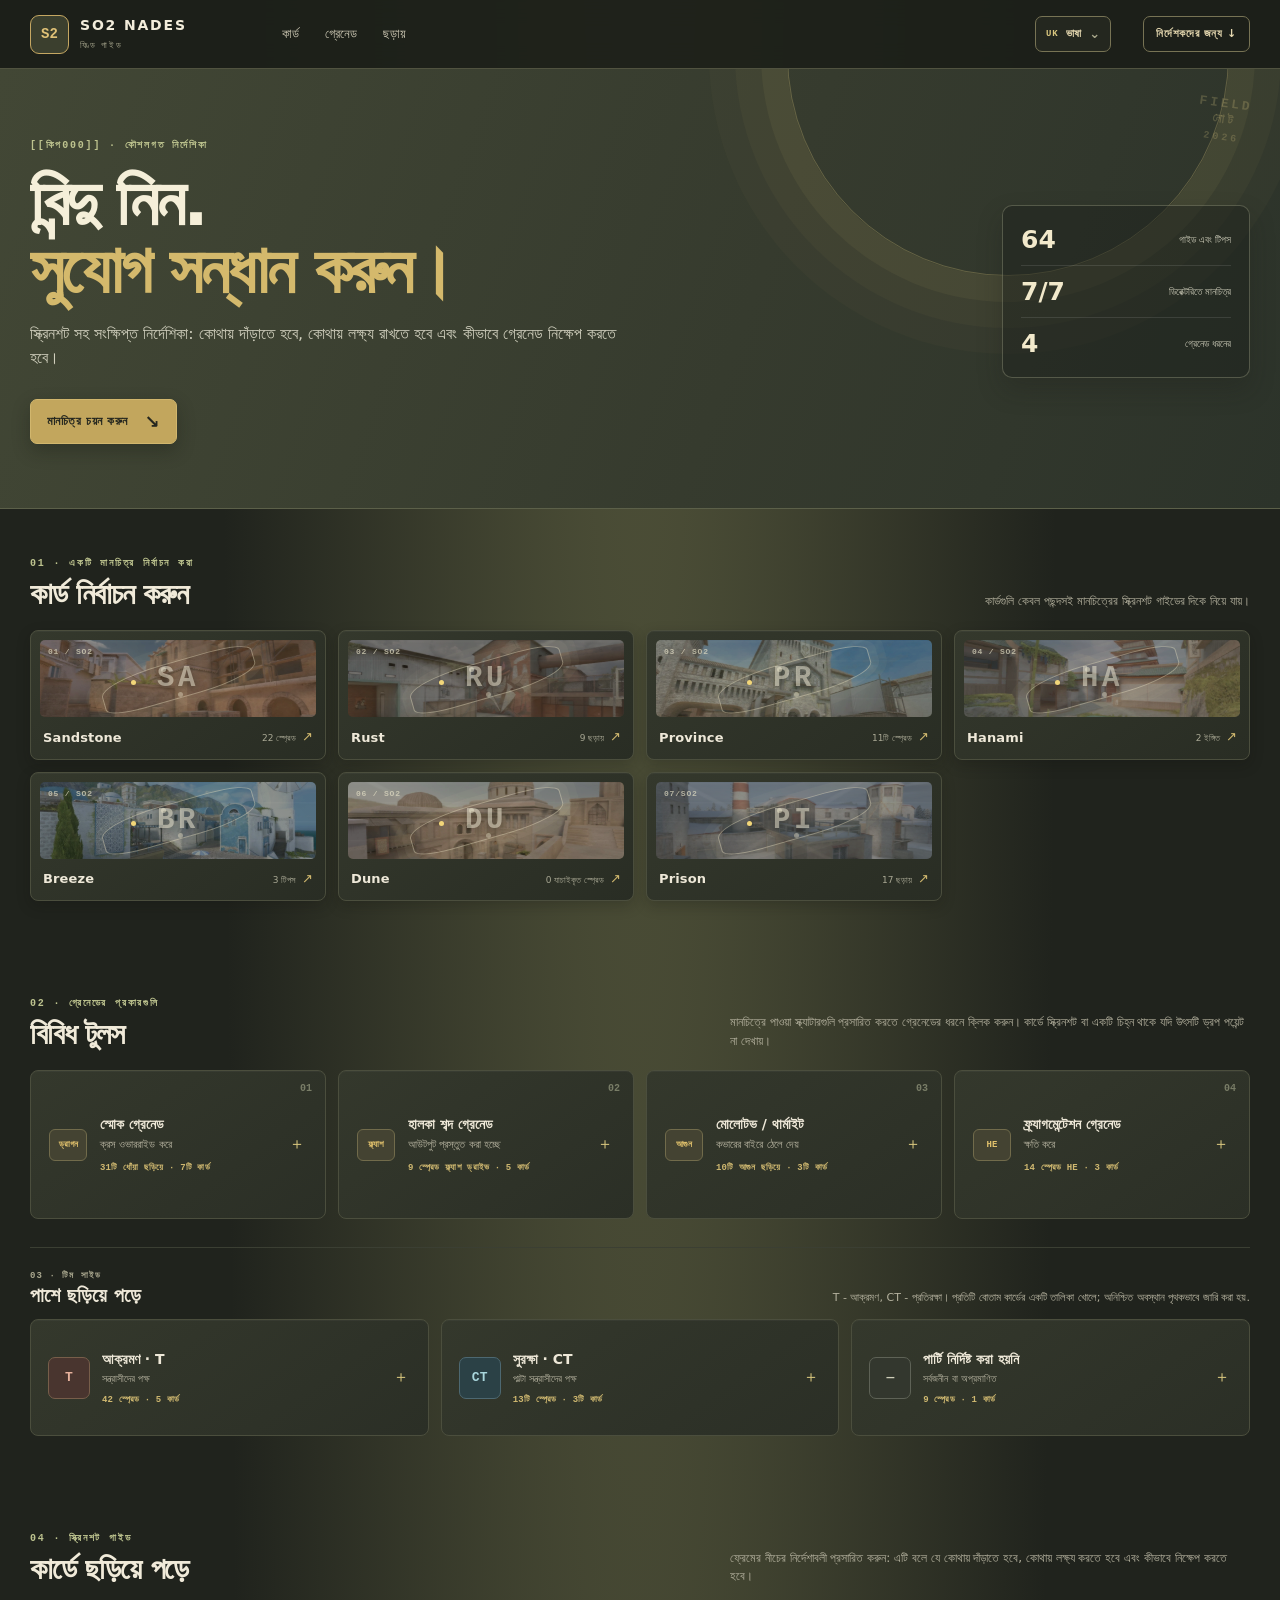
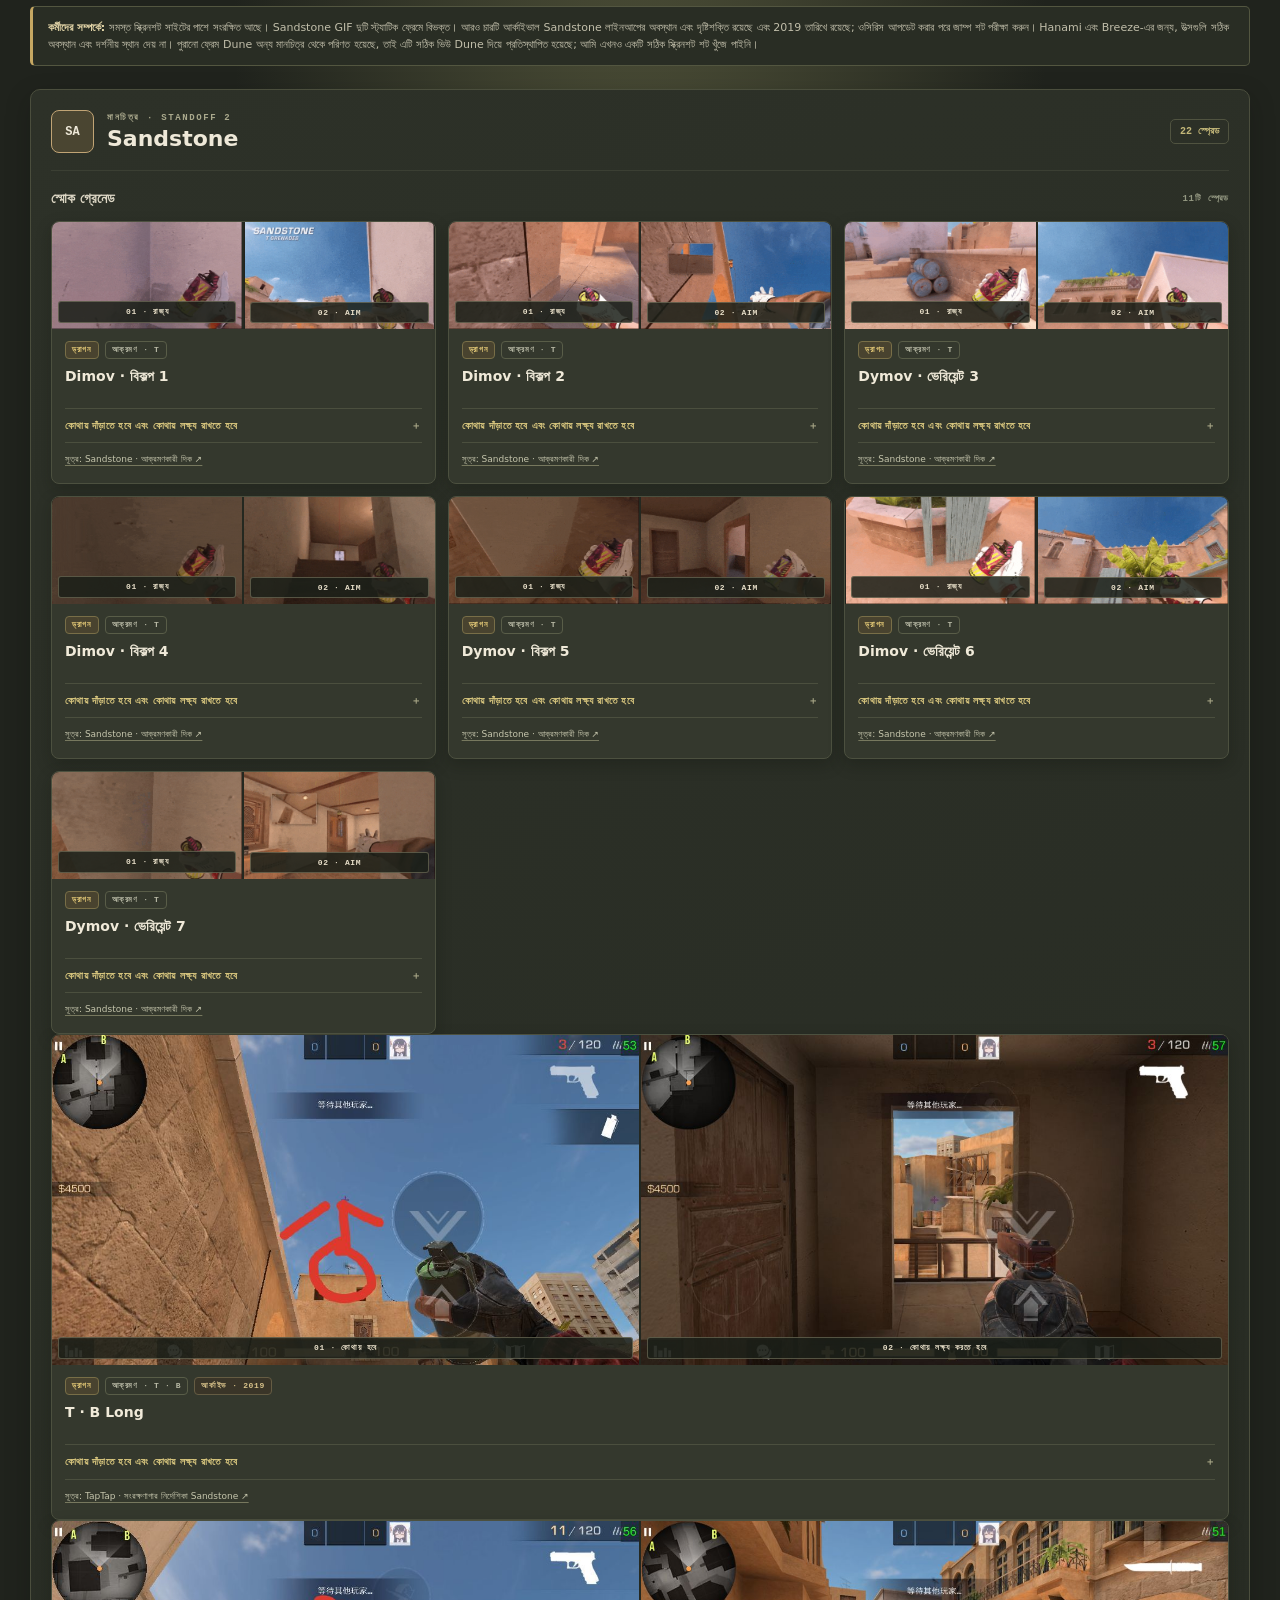
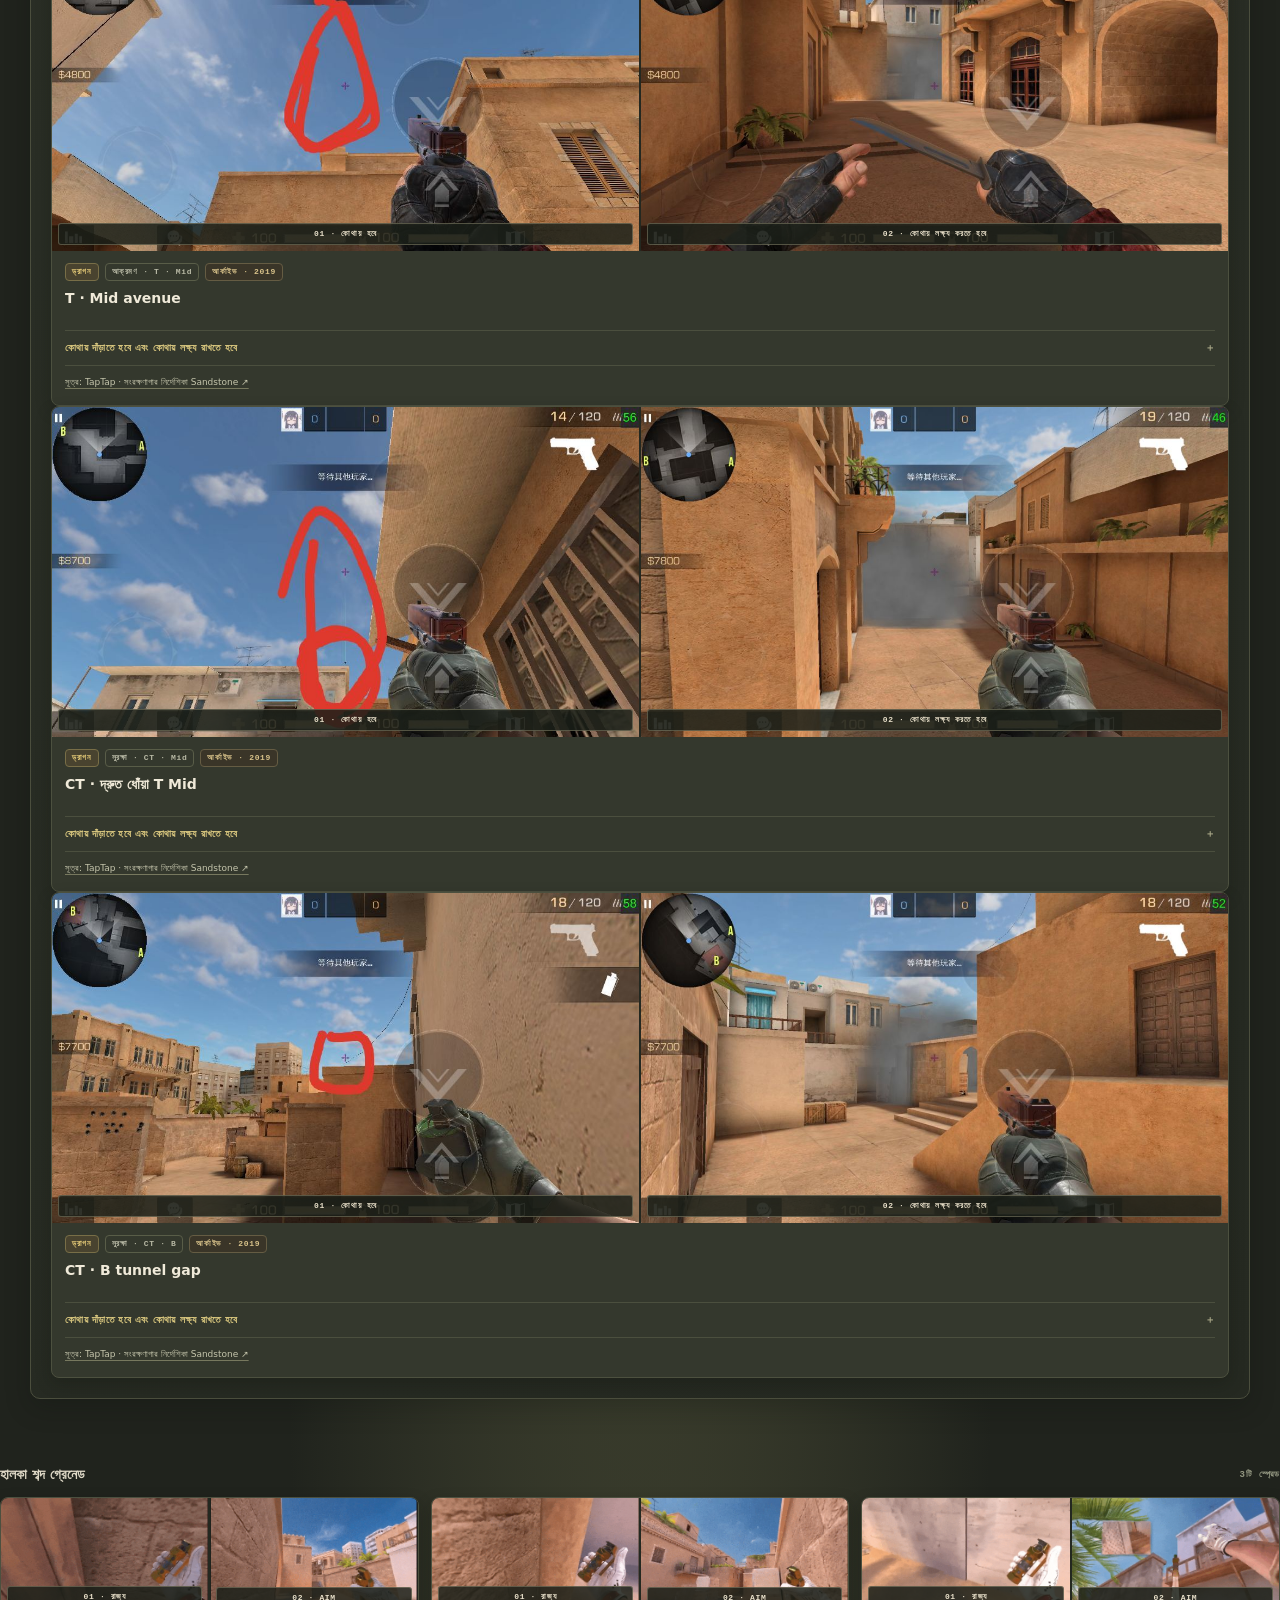
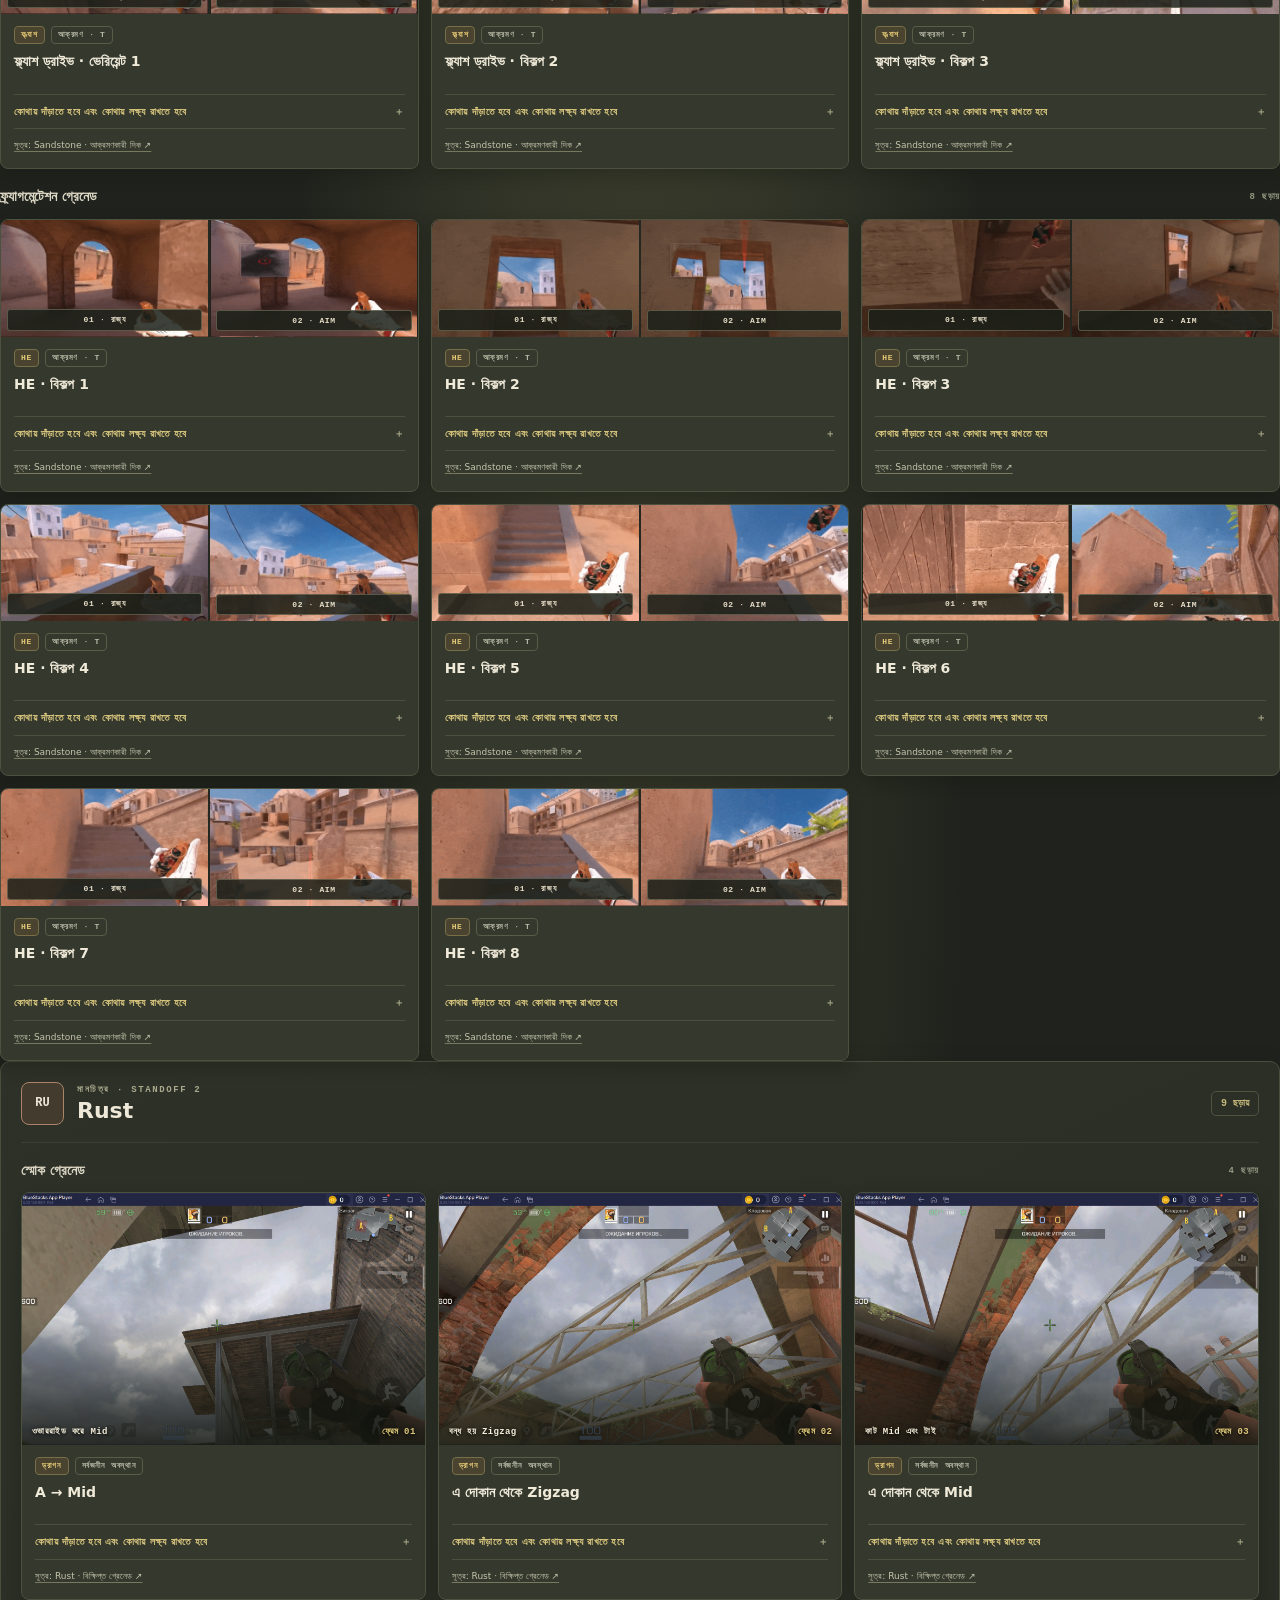
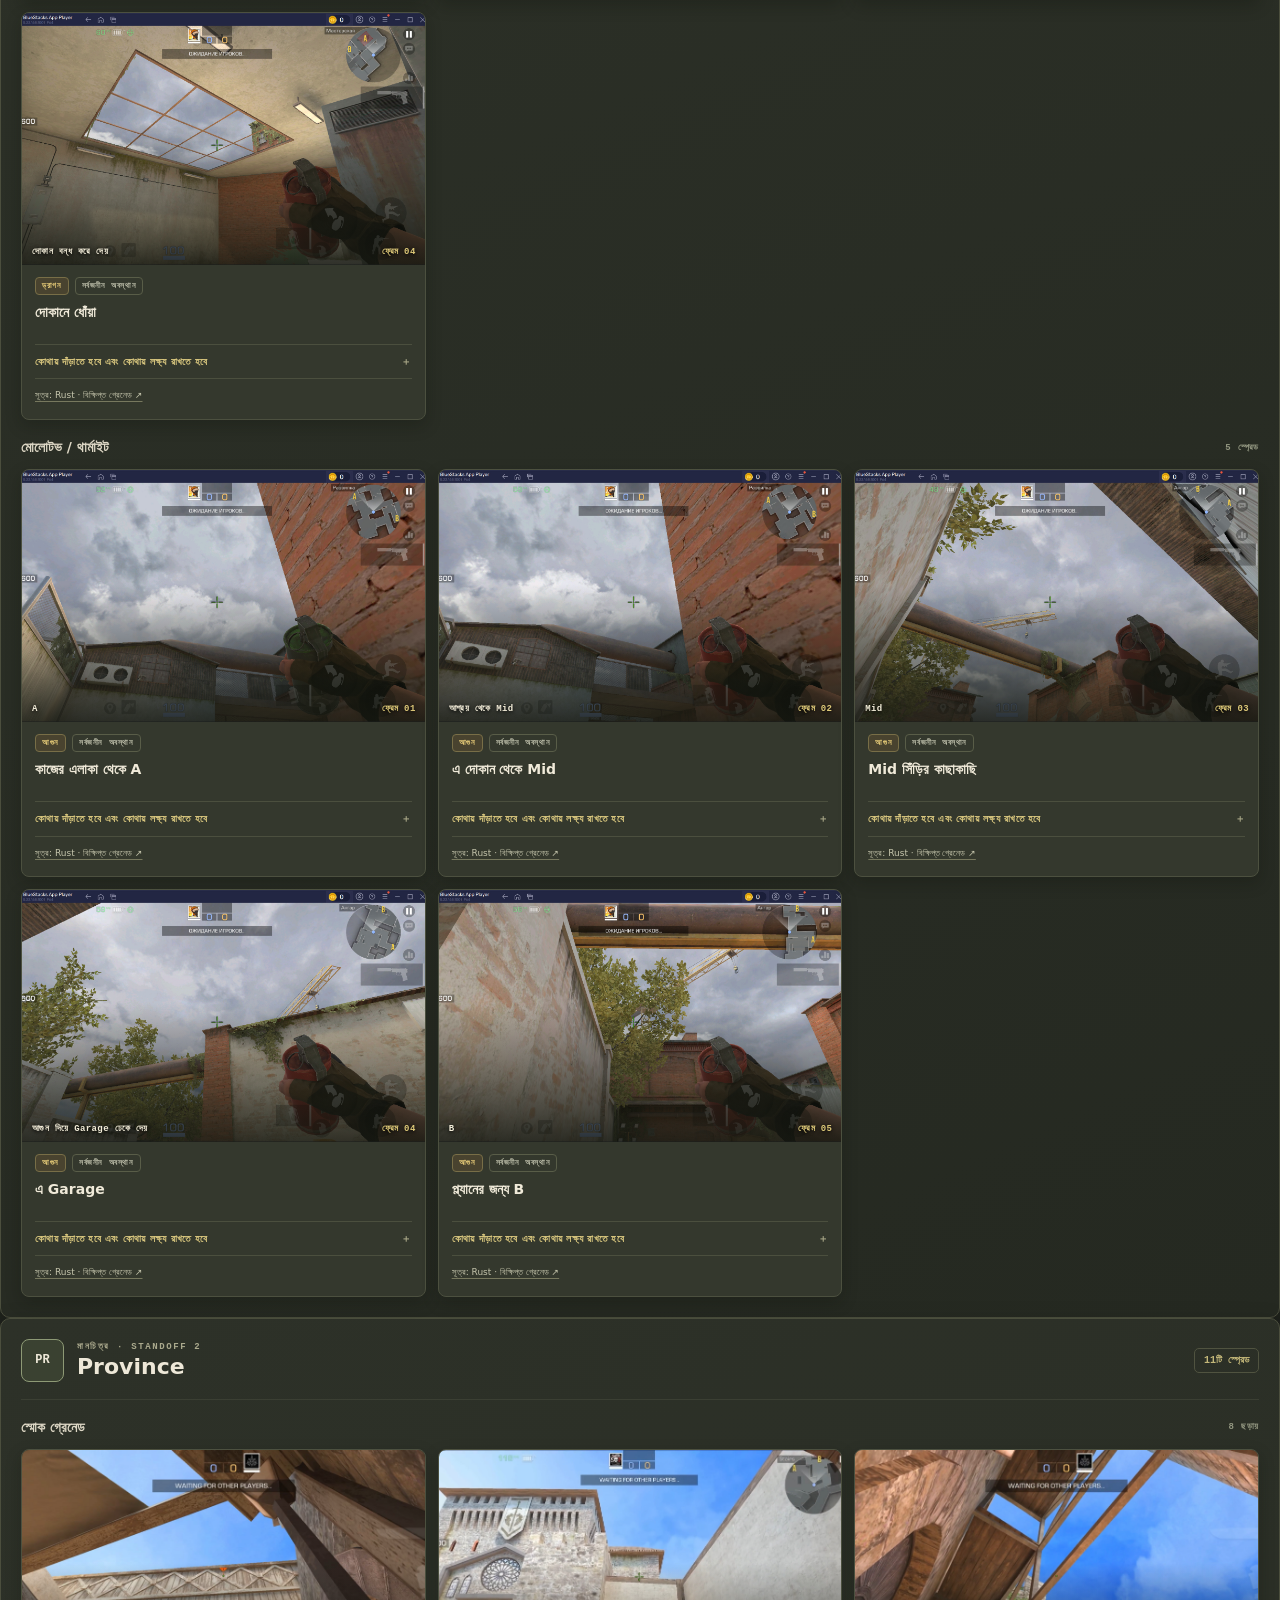
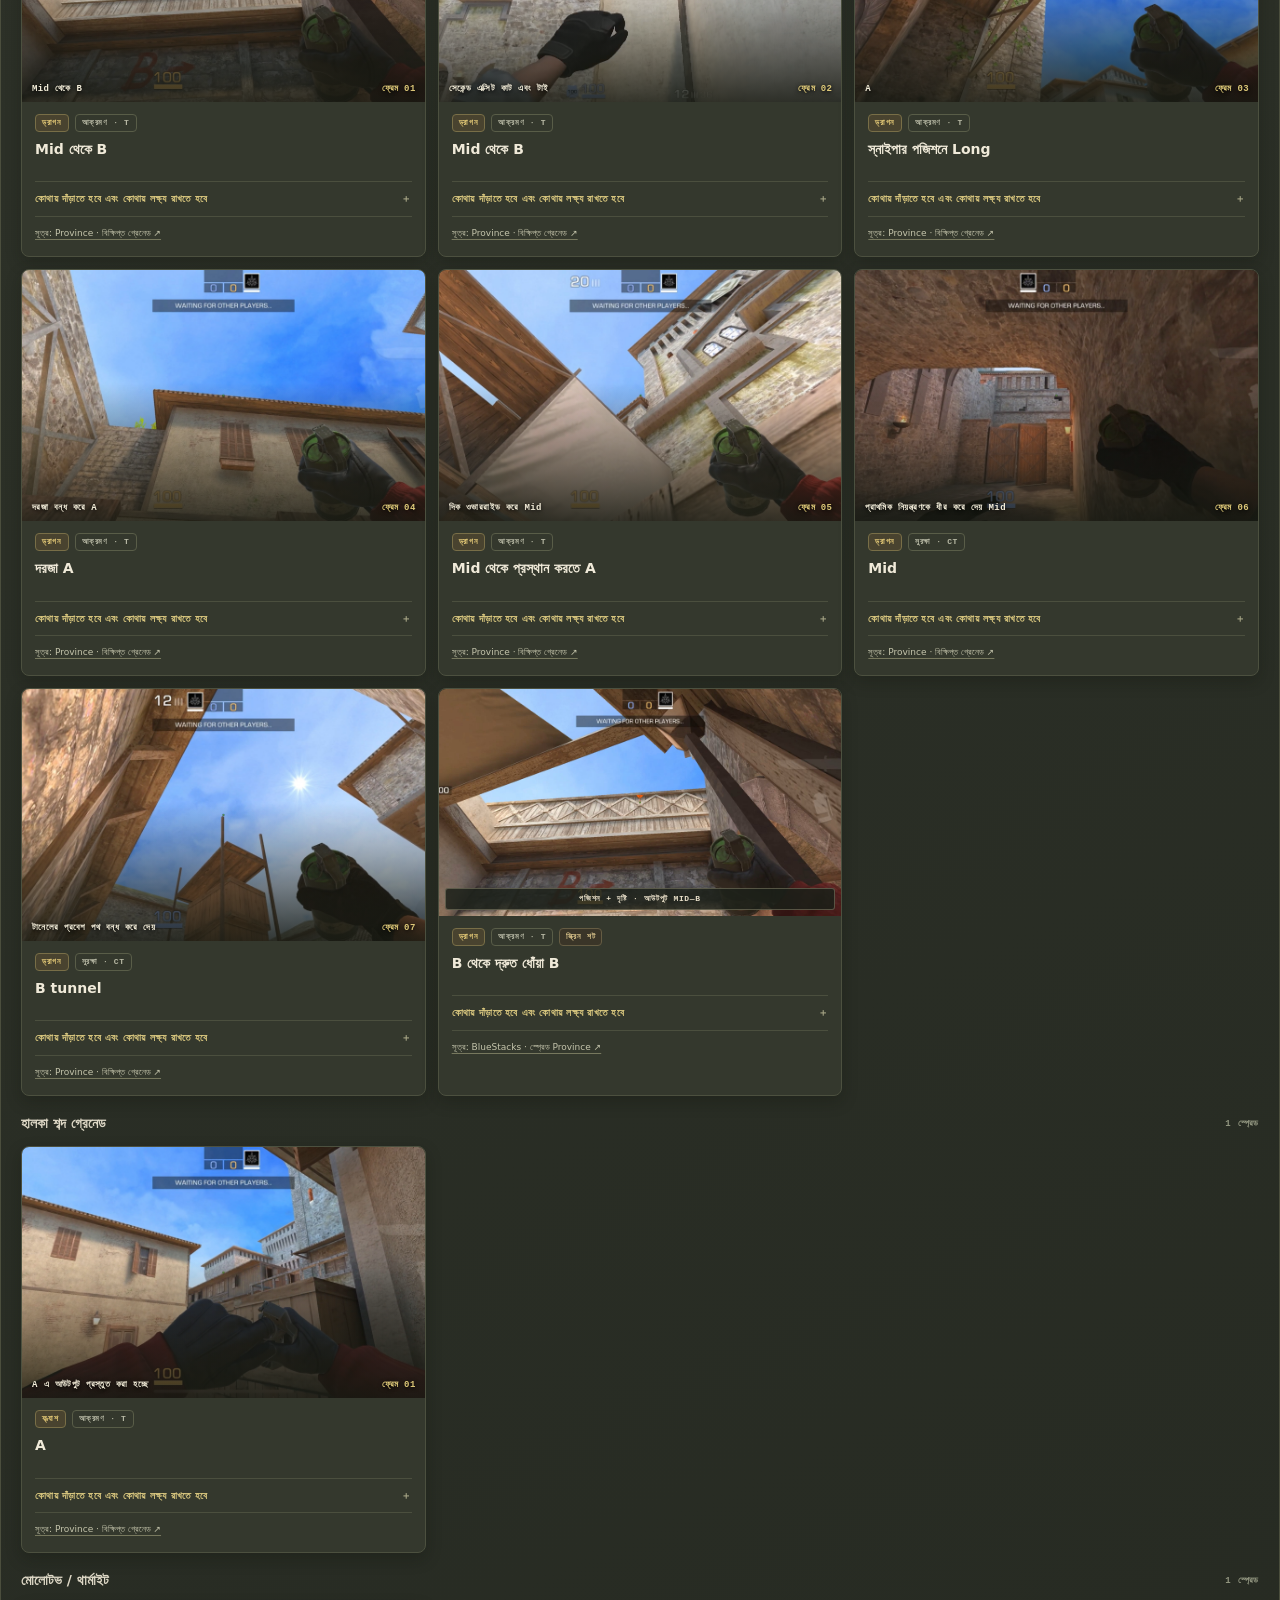
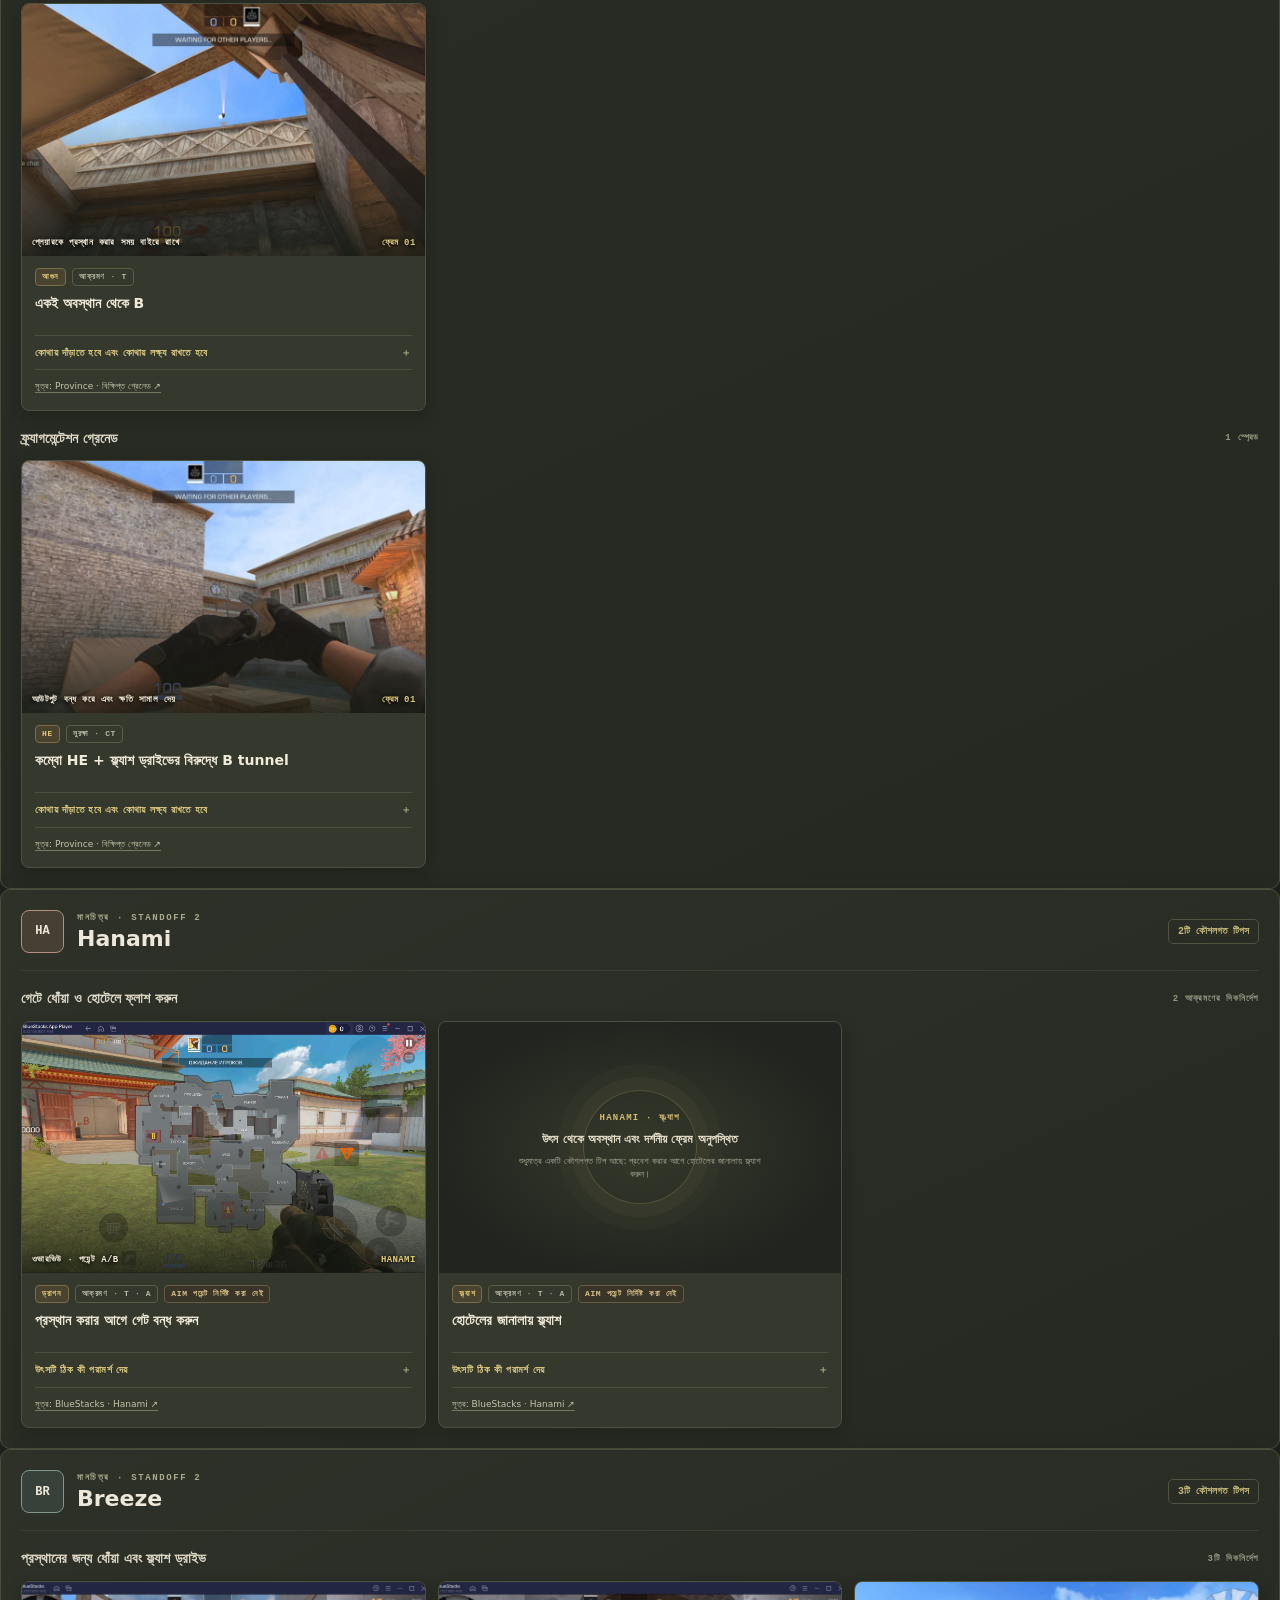
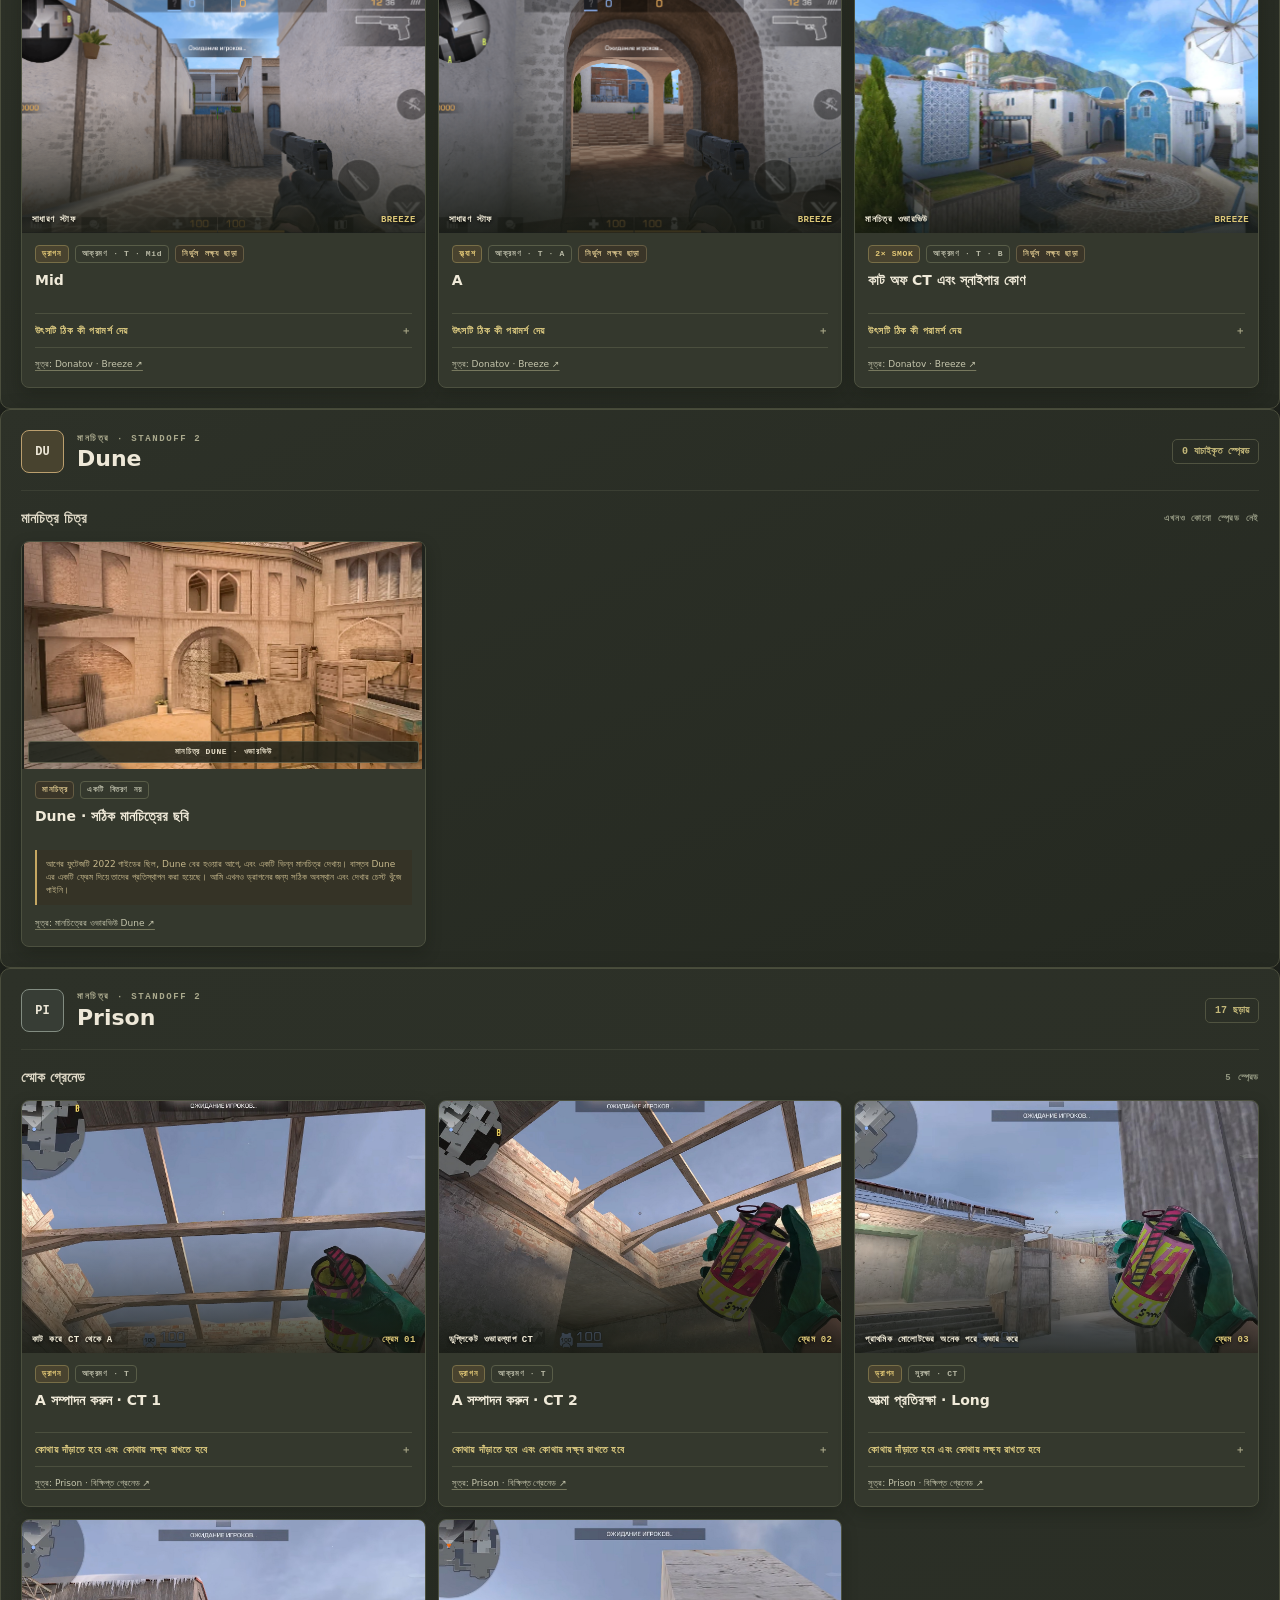
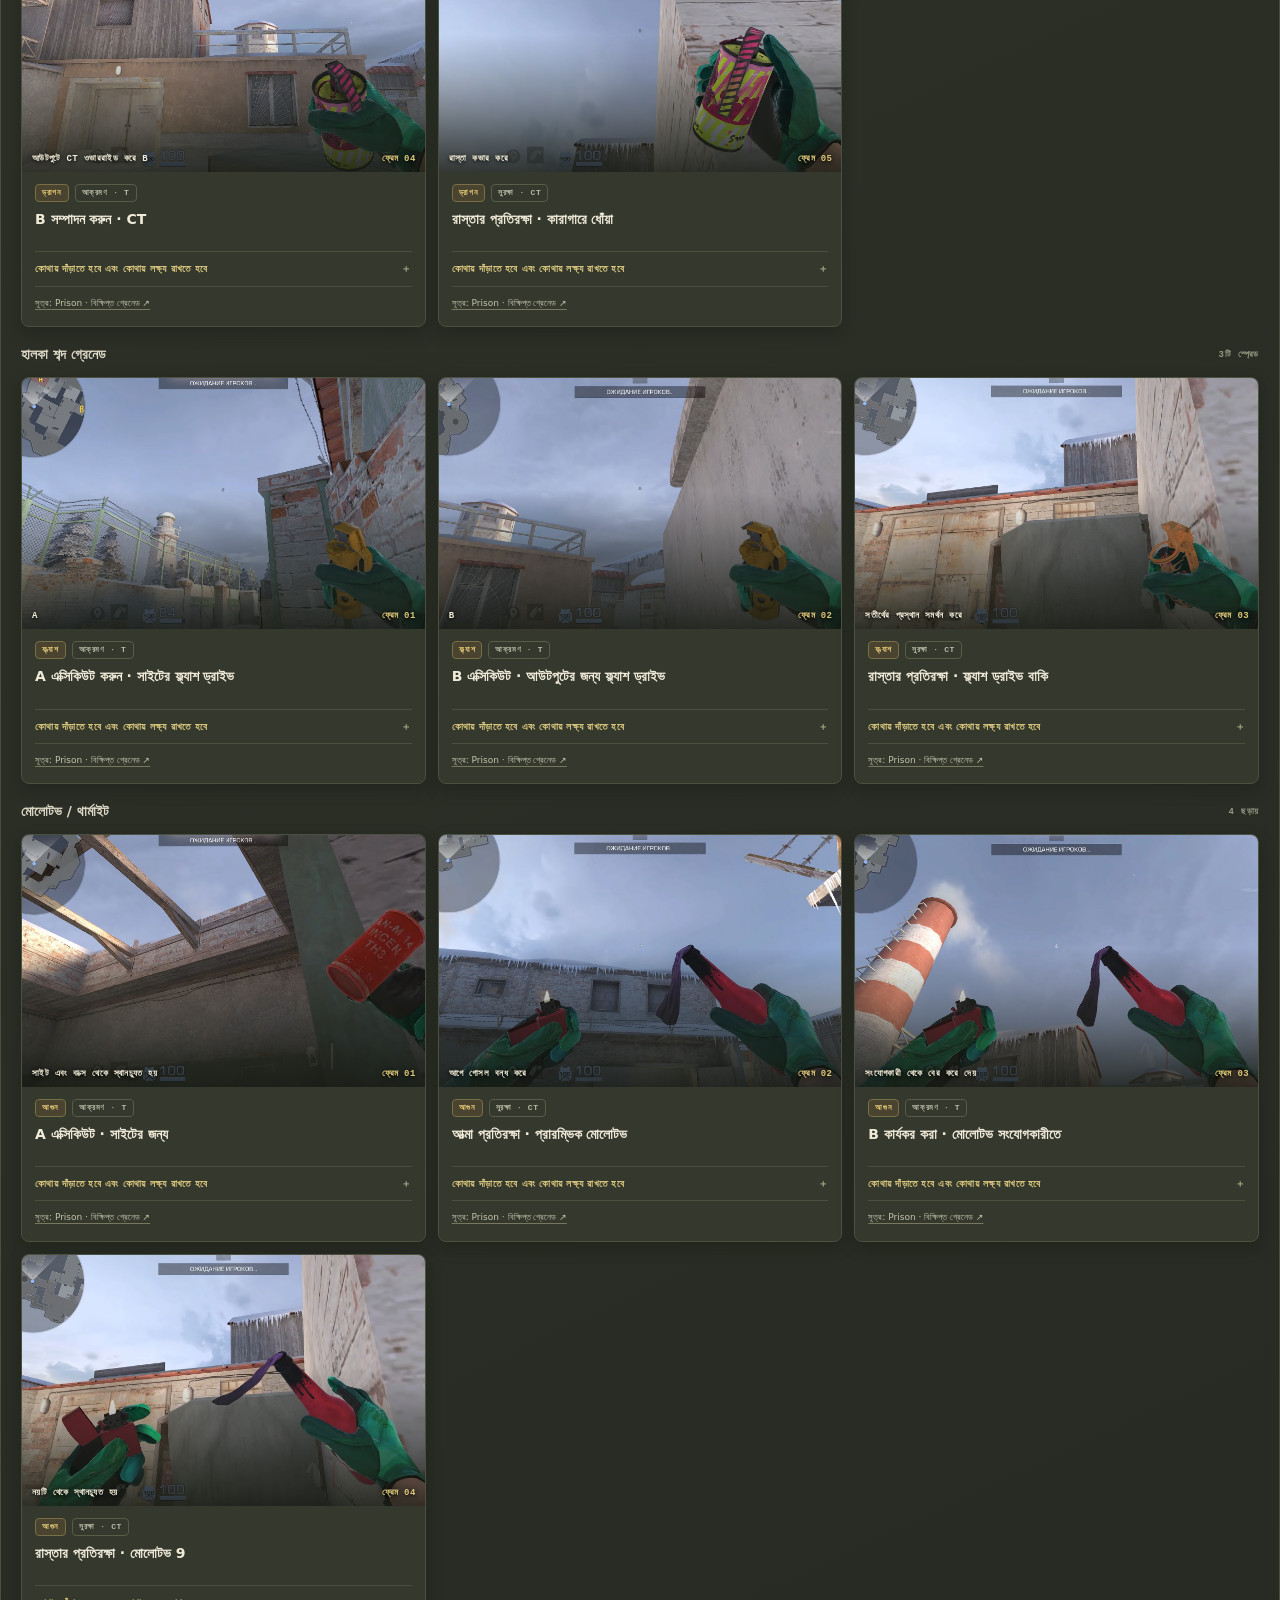
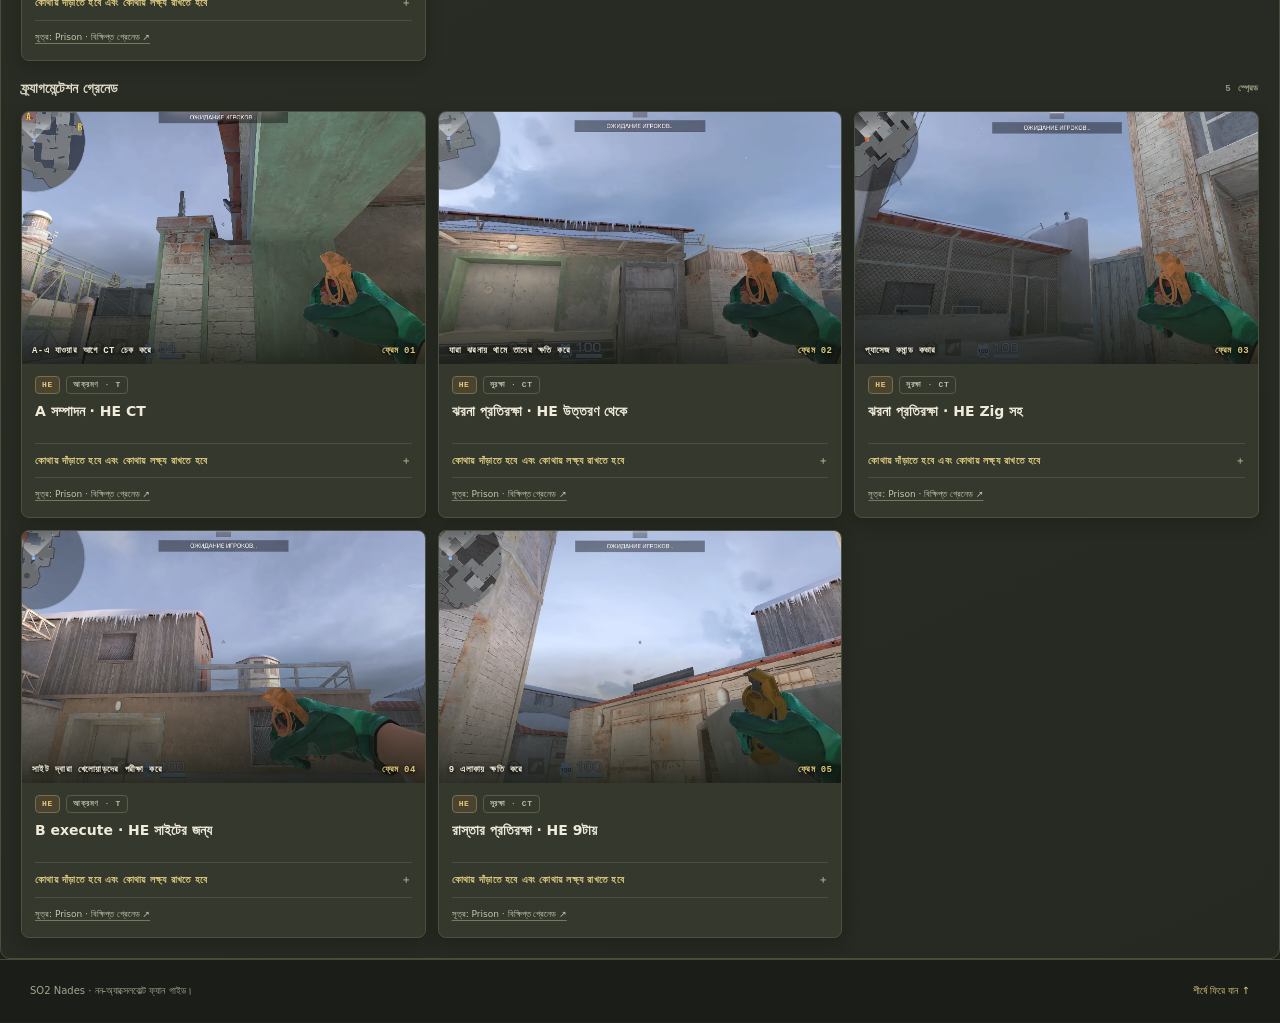
<file: bn.html>
<!doctype html>
<html lang="bn">
<head>
  <meta charset="utf-8">
  <meta name="viewport" content="প্রস্থ=ডিভাইস-প্রস্থ, প্রাথমিক-স্কেল=1">
  <meta name="theme-color" content="#262a21">
  <meta name="description" content="স্ক্রিনশট স্প্রেড Standoff 2: কার্ড এবং গ্রেনেডের জন্য অবস্থান, দৃষ্টি এবং নিক্ষেপ ">
  <title>SO2 Nades - স্ক্রিনশট স্প্রেড Standoff 2</title>
  <link rel="stylesheet" href="field-guide.css">
</head>
<body>
  <header class="topbar" id="top"><div class="page-wrap topbar-inner"><a class="brand" href="#top"><span class="brand-mark">S2</span><span><b>SO2 NADES</b><small>ফিল্ড গাইড</small></span></a><nav aria-label="নেভিগেশন"><a href="#maps">কার্ড</a><a href="#grenades">গ্রেনেড</a><a href="#lineups">ছড়ায়</a></nav><details class="language-menu"><summary aria-label="ভাষা"><span class="language-code">UK</span><span class="language-label">ভাষা</span><span class="language-caret" aria-hidden="true">⌄</span></summary><div class="language-options"><a class="language-option" href="index.html" lang="uk" aria-current="page"><span class="language-option-code">UK</span><span>ইউক্রেনীয়</span></a><a class="language-option" href="en.html" lang="en"><span class="language-option-code">EN</span><span>ইংরেজি</span></a><a class="language-option" href="zh.html" lang="zh-CN"><span class="language-option-code">ZH</span><span>中文（简体）</span></a><a class="language-option" href="hi.html" lang="hi"><span class="language-option-code">HI</span><span>हिन्दी</span></a><a class="language-option" href="es.html" lang="es"><span class="language-option-code">ES</span><span>Español</span></a><a class="language-option" href="ar.html" lang="ar"><span class="language-option-code">AR</span><span>العربية</span></a><a class="language-option" href="fr.html" lang="fr"><span class="language-option-code">FR</span><span>Français</span></a><a class="language-option" href="bn.html" lang="bn"><span class="language-option-code">BN</span><span>বাংলা</span></a><a class="language-option" href="pt.html" lang="pt"><span class="language-option-code">PT</span><span>পর্তুগিজ</span></a><a class="language-option" href="ru.html" lang="ru"><span class="language-option-code">RU</span><span>রাশিয়ান</span></a></div></details><a class="top-action" href="#lineups">নির্দেশকদের জন্য ↓</a></div></header>
  <main>
    <section class="hero"><div class="page-wrap hero-grid"><div class="hero-copy"><p class="eyebrow">[[কিপ000]] · কৌশলগত নির্দেশিকা</p><h1>বিন্দু নিন.<br><em>সুযোগ সন্ধান করুন।</em></h1><p class="hero-lede">স্ক্রিনশট সহ সংক্ষিপ্ত নির্দেশিকা: কোথায় দাঁড়াতে হবে, কোথায় লক্ষ্য রাখতে হবে এবং কীভাবে গ্রেনেড নিক্ষেপ করতে হবে।</p><a class="primary-link" href="#maps">মানচিত্র চয়ন করুন  <span>↘</span></a></div><aside class="hero-stats"><div><strong>64</strong><span>গাইড এবং টিপস</span></div><div><strong>7/7</strong><span>ডিরেক্টরিতে মানচিত্র</span></div><div><strong>4</strong><span>গ্রেনেড ধরনের</span></div></aside></div><div class="hero-stamp">FIELD<br>নোট<br><span>2026</span></div></section>
    <section class="page-wrap section-block" id="maps"><div class="section-title"><div><p class="eyebrow">01 · একটি মানচিত্র নির্বাচন করা</p><h2>কার্ড নির্বাচন করুন</h2></div><p>কার্ডগুলি কেবল পছন্দসই মানচিত্রের স্ক্রিনশট গাইডের দিকে নিয়ে যায়।</p></div><div class="map-grid">
      <a class="map-card" href="#sandstone" style="--map-color:#b9955d"><span class="map-art"><img src="assets/map-sandstone.webp" loading="lazy" alt=""><span class="map-index">01 / SO2</span><b>SA</b><i></i></span><span class="map-info"><b>Sandstone</b><small>22 স্প্রেড  <i>↗</i></small></span></a>
      <a class="map-card" href="#rust" style="--map-color:#9b684d"><span class="map-art"><img src="assets/map-rust.webp" loading="lazy" alt=""><span class="map-index">02 / SO2</span><b>RU</b><i></i></span><span class="map-info"><b>Rust</b><small>9 ছড়ায়  <i>↗</i></small></span></a>
      <a class="map-card" href="#province" style="--map-color:#74865d"><span class="map-art"><img src="assets/map-province.webp" loading="lazy" alt=""><span class="map-index">03 / SO2</span><b>PR</b><i></i></span><span class="map-info"><b>Province</b><small>11টি স্প্রেড  <i>↗</i></small></span></a>
      <a class="map-card" href="#hanami" style="--map-color:#a77a6b"><span class="map-art"><img src="assets/map-hanami.webp" loading="lazy" alt=""><span class="map-index">04 / SO2</span><b>HA</b><i></i></span><span class="map-info"><b>Hanami</b><small>2 ইঙ্গিত  <i>↗</i></small></span></a>
      <a class="map-card" href="#breeze" style="--map-color:#64857f"><span class="map-art"><img src="assets/map-breeze.webp" loading="lazy" alt=""><span class="map-index">05 / SO2</span><b>BR</b><i></i></span><span class="map-info"><b>Breeze</b><small>3 টিপস  <i>↗</i></small></span></a>
      <a class="map-card" href="#dune" style="--map-color:#b18e54"><span class="map-art"><img src="assets/map-dune.webp" loading="lazy" alt=""><span class="map-index">06 / SO2</span><b>DU</b><i></i></span><span class="map-info"><b>Dune</b><small>0 যাচাইকৃত স্প্রেড  <i>↗</i></small></span></a>
      <a class="map-card" href="#prison" style="--map-color:#65746d"><span class="map-art"><img src="assets/map-prison.webp" loading="lazy" alt=""><span class="map-index">07/SO2</span><b>PI</b><i></i></span><span class="map-info"><b>Prison</b><small>17 ছড়ায়  <i>↗</i></small></span></a>
    </div></section>
    <section class="page-wrap section-block" id="grenades"><div class="section-title"><div><p class="eyebrow">02 · গ্রেনেডের প্রকারগুলি</p><h2>বিবিধ টুলস</h2></div><p>মানচিত্রে পাওয়া স্ক্যাটারগুলি প্রসারিত করতে গ্রেনেডের ধরনে ক্লিক করুন। কার্ডে স্ক্রিনশট বা একটি চিহ্ন থাকে যদি উৎসটি ড্রপ পয়েন্ট না দেখায়।</p></div><div class="type-grid"><details class="type-card type-picker">
  <summary><span class="type-number">01</span><span class="type-icon">ড্রাগন</span><span class="type-picker-copy"><strong>স্মোক গ্রেনেড</strong><small>ক্রস ওভাররাইড করে</small><b>31টি ধোঁয়া ছড়িয়ে · 7টি কার্ড</b></span><span class="type-chevron" aria-hidden="true">＋</span></summary>
  <div class="type-results"><p>এই ধরনের সব স্প্রেড. মানচিত্রের নির্দেশাবলীতে যেতে নামের উপর ক্লিক করুন।</p><div class="type-results-grid">
    <section class="type-result-map"><h4>Breeze</h4><ul>
      <li><a href="#lineup-breeze-smoke-1"><span>ড্রাগন</span> Mid<b aria-hidden="true">↗</b></a></li>
      <li><a href="#lineup-breeze-smoke-3"><span>2× SMOK</span>কাট অফ CT এবং স্নাইপার কোণ<b aria-hidden="true">↗</b></a></li>
    </ul></section>
    <section class="type-result-map"><h4>Hanami</h4><ul>
      <li><a href="#lineup-hanami-smoke-1"><span>ড্রাগন</span>প্রস্থান করার আগে গেট বন্ধ করুন<b aria-hidden="true">↗</b></a></li>
    </ul></section>
    <section class="type-result-map"><h4>Prison</h4><ul>
      <li><a href="#lineup-prison-smoke-1"><span>ড্রাগন</span>A সম্পাদন করুন · CT 1<b aria-hidden="true">↗</b></a></li>
      <li><a href="#lineup-prison-smoke-2"><span>ড্রাগন</span>A সম্পাদন করুন · CT 2<b aria-hidden="true">↗</b></a></li>
      <li><a href="#lineup-prison-smoke-3"><span>ড্রাগন</span>আত্মা প্রতিরক্ষা · Long <b aria-hidden="true">↗</b></a></li>
      <li><a href="#lineup-prison-smoke-4"><span>ড্রাগন</span>B সম্পাদন করুন · CT<b aria-hidden="true">↗</b></a></li>
      <li><a href="#lineup-prison-smoke-5"><span>ড্রাগন</span>রাস্তার প্রতিরক্ষা · কারাগারে ধোঁয়া <b aria-hidden="true">↗</b></a></li>
    </ul></section>
    <section class="type-result-map"><h4>Province</h4><ul>
      <li><a href="#lineup-province-smoke-1"><span>ড্রাগন</span> Mid থেকে B <b aria-hidden="true">↗</b></a></li>
      <li><a href="#lineup-province-smoke-2"><span>ড্রাগন</span> Mid থেকে B<b aria-hidden="true">↗</b></a></li>
      <li><a href="#lineup-province-smoke-3"><span>ড্রাগন</span>স্নাইপার পজিশনে Long<b aria-hidden="true">↗</b></a></li>
      <li><a href="#lineup-province-smoke-4"><span>ড্রাগন</span>দরজা A<b aria-hidden="true">↗</b></a></li>
      <li><a href="#lineup-province-smoke-5"><span>ড্রাগন</span>Mid থেকে প্রস্থান করতে A<b aria-hidden="true">↗</b></a></li>
      <li><a href="#lineup-province-smoke-6"><span>ড্রাগন</span> Mid <b aria-hidden="true">↗</b></a></li>
      <li><a href="#lineup-province-smoke-7"><span>ড্রাগন</span> B tunnel<b aria-hidden="true">↗</b></a></li>
      <li><a href="#lineup-province-smoke-8"><span>ড্রাগন</span> B থেকে দ্রুত ধোঁয়া B <b aria-hidden="true">↗</b></a></li>
    </ul></section>
    <section class="type-result-map"><h4>Rust</h4><ul>
      <li><a href="#lineup-rust-smoke-1"><span>ড্রাগন</span>A → Mid<b aria-hidden="true">↗</b></a></li>
      <li><a href="#lineup-rust-smoke-2"><span>ড্রাগন</span>এ দোকান থেকে Zigzag<b aria-hidden="true">↗</b></a></li>
      <li><a href="#lineup-rust-smoke-3"><span>ড্রাগন</span>এ দোকান থেকে Mid<b aria-hidden="true">↗</b></a></li>
      <li><a href="#lineup-rust-smoke-4"><span>ড্রাগন</span>দোকানে ধোঁয়া <b aria-hidden="true">↗</b></a></li>
    </ul></section>
    <section class="type-result-map"><h4>Sandstone</h4><ul>
      <li><a href="#lineup-sandstone-smoke-1"><span>ড্রাগন</span>Dimov · বিকল্প 1<b aria-hidden="true">↗</b></a></li>
      <li><a href="#lineup-sandstone-smoke-2"><span>ড্রাগন</span>Dimov · বিকল্প 2<b aria-hidden="true">↗</b></a></li>
      <li><a href="#lineup-sandstone-smoke-3"><span>ড্রাগন</span>Dymov · ভেরিয়েন্ট 3<b aria-hidden="true">↗</b></a></li>
      <li><a href="#lineup-sandstone-smoke-4"><span>ড্রাগন</span>Dimov · বিকল্প 4<b aria-hidden="true">↗</b></a></li>
      <li><a href="#lineup-sandstone-smoke-5"><span>ড্রাগন</span>Dymov · বিকল্প 5<b aria-hidden="true">↗</b></a></li>
      <li><a href="#lineup-sandstone-smoke-6"><span>ড্রাগন</span>Dimov · ভেরিয়েন্ট 6<b aria-hidden="true">↗</b></a></li>
      <li><a href="#lineup-sandstone-smoke-7"><span>ড্রাগন</span>Dymov · ভেরিয়েন্ট 7<b aria-hidden="true">↗</b></a></li>
      <li><a href="#lineup-sandstone-smoke-19"><span>ড্রাগন</span>T · B Long<b aria-hidden="true">↗</b></a></li>
      <li><a href="#lineup-sandstone-smoke-20"><span>ড্রাগন</span>T · Mid avenue<b aria-hidden="true">↗</b></a></li>
      <li><a href="#lineup-sandstone-smoke-21"><span>ড্রাগন</span>CT · দ্রুত ধোঁয়া T Mid<b aria-hidden="true">↗</b></a></li>
      <li><a href="#lineup-sandstone-smoke-22"><span>ড্রাগন</span>CT · B tunnel gap<b aria-hidden="true">↗</b></a></li>
    </ul></section>
  </div></div></details>

<details class="type-card type-picker">
  <summary><span class="type-number">02</span><span class="type-icon">ফ্ল্যাশ</span><span class="type-picker-copy"><strong>হালকা শব্দ গ্রেনেড</strong><small>আউটপুট প্রস্তুত করা হচ্ছে</small><b>9 স্প্রেড ফ্ল্যাশ ড্রাইভ · 5 কার্ড</b></span><span class="type-chevron" aria-hidden="true">＋</span></summary>
  <div class="type-results"><p>এই ধরনের সব স্প্রেড. মানচিত্রের নির্দেশাবলীতে যেতে নামের উপর ক্লিক করুন।</p><div class="type-results-grid">
    <section class="type-result-map"><h4>Breeze</h4><ul>
      <li><a href="#lineup-breeze-flash-2"><span>ফ্ল্যাশ</span> A <b aria-hidden="true">↗</b></a></li>
    </ul></section>
    <section class="type-result-map"><h4>Hanami</h4><ul>
      <li><a href="#lineup-hanami-flash-2"><span>ফ্ল্যাশ</span>হোটেলের জানালায় ফ্ল্যাশ<b aria-hidden="true">↗</b></a></li>
    </ul></section>
    <section class="type-result-map"><h4>Prison</h4><ul>
      <li><a href="#lineup-prison-flash-6"><span>ফ্ল্যাশ</span>A এক্সিকিউট করুন · সাইটের ফ্ল্যাশ ড্রাইভ<b aria-hidden="true">↗</b></a></li>
      <li><a href="#lineup-prison-flash-7"><span>ফ্ল্যাশ</span>B এক্সিকিউট · আউটপুটের জন্য ফ্ল্যাশ ড্রাইভ<b aria-hidden="true">↗</b></a></li>
      <li><a href="#lineup-prison-flash-8"><span>ফ্ল্যাশ</span>রাস্তার প্রতিরক্ষা · ফ্ল্যাশ ড্রাইভ বাকি<b aria-hidden="true">↗</b></a></li>
    </ul></section>
    <section class="type-result-map"><h4>Province</h4><ul>
      <li><a href="#lineup-province-flash-8"><span>ফ্ল্যাশ</span> A<b aria-hidden="true">↗</b></a></li>
    </ul></section>
    <section class="type-result-map"><h4>Sandstone</h4><ul>
      <li><a href="#lineup-sandstone-flash-8"><span>ফ্ল্যাশ</span>ফ্ল্যাশ ড্রাইভ · ভেরিয়েন্ট 1<b aria-hidden="true">↗</b></a></li>
      <li><a href="#lineup-sandstone-flash-9"><span>ফ্ল্যাশ</span>ফ্ল্যাশ ড্রাইভ · বিকল্প 2<b aria-hidden="true">↗</b></a></li>
      <li><a href="#lineup-sandstone-flash-10"><span>ফ্ল্যাশ</span>ফ্ল্যাশ ড্রাইভ · বিকল্প 3<b aria-hidden="true">↗</b></a></li>
    </ul></section>
  </div></div></details>

<details class="type-card type-picker">
  <summary><span class="type-number">03</span><span class="type-icon">আগুন</span><span class="type-picker-copy"><strong>মোলোটভ / থার্মাইট</strong><small>কভারের বাইরে ঠেলে দেয়</small><b>10টি আগুন ছড়িয়ে · 3টি কার্ড</b></span><span class="type-chevron" aria-hidden="true">＋</span></summary>
  <div class="type-results"><p>এই ধরনের সব স্প্রেড. মানচিত্রের নির্দেশাবলীতে যেতে নামের উপর ক্লিক করুন।</p><div class="type-results-grid">
    <section class="type-result-map"><h4>Prison</h4><ul>
      <li><a href="#lineup-prison-fire-9"><span>আগুন</span>A এক্সিকিউট · সাইটের জন্য<b aria-hidden="true">↗</b></a></li>
      <li><a href="#lineup-prison-fire-10"><span>আগুন</span>আত্মা প্রতিরক্ষা · প্রারম্ভিক মোলোটভ<b aria-hidden="true">↗</b></a></li>
      <li><a href="#lineup-prison-fire-11"><span>আগুন</span>B কার্যকর করা · মোলোটভ সংযোগকারীতে<b aria-hidden="true">↗</b></a></li>
      <li><a href="#lineup-prison-fire-12"><span>আগুন</span>রাস্তার প্রতিরক্ষা · মোলোটভ 9 <b aria-hidden="true">↗</b></a></li>
    </ul></section>
    <section class="type-result-map"><h4>Province</h4><ul>
      <li><a href="#lineup-province-fire-9"><span>আগুন</span>একই অবস্থান থেকে B<b aria-hidden="true">↗</b></a></li>
    </ul></section>
    <section class="type-result-map"><h4>Rust</h4><ul>
      <li><a href="#lineup-rust-fire-5"><span>আগুন</span>কাজের এলাকা থেকে A<b aria-hidden="true">↗</b></a></li>
      <li><a href="#lineup-rust-fire-6"><span>আগুন</span>এ দোকান থেকে Mid<b aria-hidden="true">↗</b></a></li>
      <li><a href="#lineup-rust-fire-7"><span>আগুন</span>Mid সিঁড়ির কাছাকাছি<b aria-hidden="true">↗</b></a></li>
      <li><a href="#lineup-rust-fire-8"><span>আগুন</span>এ Garage<b aria-hidden="true">↗</b></a></li>
      <li><a href="#lineup-rust-fire-9"><span>আগুন</span>প্ল্যানের জন্য B<b aria-hidden="true">↗</b></a></li>
    </ul></section>
  </div></div></details>

<details class="type-card type-picker">
  <summary><span class="type-number">04</span><span class="type-icon">HE</span><span class="type-picker-copy"><strong>ফ্র্যাগমেন্টেশন গ্রেনেড</strong><small>ক্ষতি করে</small><b>14 স্প্রেড HE · 3 কার্ড</b></span><span class="type-chevron" aria-hidden="true">＋</span></summary>
  <div class="type-results"><p>এই ধরনের সব স্প্রেড. মানচিত্রের নির্দেশাবলীতে যেতে নামের উপর ক্লিক করুন।</p><div class="type-results-grid">
    <section class="type-result-map"><h4>Prison</h4><ul>
      <li><a href="#lineup-prison-he-13"><span>HE</span>A সম্পাদন · HE CT<b aria-hidden="true">↗</b></a></li>
      <li><a href="#lineup-prison-he-14"><span>HE</span>ঝরনা প্রতিরক্ষা · HE উত্তরণ থেকে<b aria-hidden="true">↗</b></a></li>
      <li><a href="#lineup-prison-he-15"><span>HE</span>ঝরনা প্রতিরক্ষা · HE Zig সহ<b aria-hidden="true">↗</b></a></li>
      <li><a href="#lineup-prison-he-16"><span>HE</span>B execute · HE সাইটের জন্য<b aria-hidden="true">↗</b></a></li>
      <li><a href="#lineup-prison-he-17"><span>HE</span>রাস্তার প্রতিরক্ষা · HE 9টায়<b aria-hidden="true">↗</b></a></li>
    </ul></section>
    <section class="type-result-map"><h4>Province</h4><ul>
      <li><a href="#lineup-province-he-10"><span>HE</span>কম্বো HE + ফ্ল্যাশ ড্রাইভের বিরুদ্ধে B tunnel<b aria-hidden="true">↗</b></a></li>
    </ul></section>
    <section class="type-result-map"><h4>Sandstone</h4><ul>
      <li><a href="#lineup-sandstone-he-11"><span>HE</span>HE · বিকল্প 1<b aria-hidden="true">↗</b></a></li>
      <li><a href="#lineup-sandstone-he-12"><span>HE</span>HE · বিকল্প 2<b aria-hidden="true">↗</b></a></li>
      <li><a href="#lineup-sandstone-he-13"><span>HE</span>HE · বিকল্প 3<b aria-hidden="true">↗</b></a></li>
      <li><a href="#lineup-sandstone-he-14"><span>HE</span>HE · বিকল্প 4<b aria-hidden="true">↗</b></a></li>
      <li><a href="#lineup-sandstone-he-15"><span>HE</span>HE · বিকল্প 5<b aria-hidden="true">↗</b></a></li>
      <li><a href="#lineup-sandstone-he-16"><span>HE</span>HE · বিকল্প 6<b aria-hidden="true">↗</b></a></li>
      <li><a href="#lineup-sandstone-he-17"><span>HE</span>HE · বিকল্প 7<b aria-hidden="true">↗</b></a></li>
      <li><a href="#lineup-sandstone-he-18"><span>HE</span>HE · বিকল্প 8<b aria-hidden="true">↗</b></a></li>
    </ul></section>
  </div></div></details>
  </div>
<div class="side-divider">
  <div class="side-title"><div><p class="eyebrow">03 · টিম সাইড</p><h3>পাশে ছড়িয়ে পড়ে</h3></div><p>T - আক্রমণ, CT - প্রতিরক্ষা। প্রতিটি বোতাম কার্ডের একটি তালিকা খোলে; অনিশ্চিত অবস্থান পৃথকভাবে জারি করা হয়.</p></div>
  <div class="side-grid"><details class="side-card side-t">
  <summary><span class="side-mark">T</span><span class="side-picker-copy"><strong>আক্রমণ · T</strong><small>সন্ত্রাসীদের পক্ষ</small><b>42 স্প্রেড · 5 কার্ড</b></span><span class="type-chevron" aria-hidden="true">＋</span></summary>
  <div class="side-results"><p>ম্যাপ দ্বারা গোষ্ঠীবদ্ধ আক্রমণ রোল. স্ক্রিনশট গাইডে যেতে একটি নাম নির্বাচন করুন।</p><div class="side-results-grid">    <section class="side-result-map"><h4>Sandstone</h4><ul>
      <li><a href="#lineup-sandstone-smoke-1"><span>ড্রাগন</span>Dimov · বিকল্প 1<b aria-hidden="true">↗</b></a></li>
      <li><a href="#lineup-sandstone-smoke-2"><span>ড্রাগন</span>Dimov · বিকল্প 2<b aria-hidden="true">↗</b></a></li>
      <li><a href="#lineup-sandstone-smoke-3"><span>ড্রাগন</span>Dymov · ভেরিয়েন্ট 3<b aria-hidden="true">↗</b></a></li>
      <li><a href="#lineup-sandstone-smoke-4"><span>ড্রাগন</span>Dimov · বিকল্প 4<b aria-hidden="true">↗</b></a></li>
      <li><a href="#lineup-sandstone-smoke-5"><span>ড্রাগন</span>Dymov · বিকল্প 5<b aria-hidden="true">↗</b></a></li>
      <li><a href="#lineup-sandstone-smoke-6"><span>ড্রাগন</span>Dimov · ভেরিয়েন্ট 6<b aria-hidden="true">↗</b></a></li>
      <li><a href="#lineup-sandstone-smoke-7"><span>ড্রাগন</span>Dymov · ভেরিয়েন্ট 7<b aria-hidden="true">↗</b></a></li>
      <li><a href="#lineup-sandstone-smoke-19"><span>ড্রাগন</span>T · B Long<b aria-hidden="true">↗</b></a></li>
      <li><a href="#lineup-sandstone-smoke-20"><span>ড্রাগন</span>T · Mid avenue<b aria-hidden="true">↗</b></a></li>
      <li><a href="#lineup-sandstone-flash-8"><span>ফ্ল্যাশ</span>ফ্ল্যাশ ড্রাইভ · ভেরিয়েন্ট 1<b aria-hidden="true">↗</b></a></li>
      <li><a href="#lineup-sandstone-flash-9"><span>ফ্ল্যাশ</span>ফ্ল্যাশ ড্রাইভ · বিকল্প 2<b aria-hidden="true">↗</b></a></li>
      <li><a href="#lineup-sandstone-flash-10"><span>ফ্ল্যাশ</span>ফ্ল্যাশ ড্রাইভ · বিকল্প 3<b aria-hidden="true">↗</b></a></li>
      <li><a href="#lineup-sandstone-he-11"><span>HE</span>HE · বিকল্প 1<b aria-hidden="true">↗</b></a></li>
      <li><a href="#lineup-sandstone-he-12"><span>HE</span>HE · বিকল্প 2<b aria-hidden="true">↗</b></a></li>
      <li><a href="#lineup-sandstone-he-13"><span>HE</span>HE · বিকল্প 3<b aria-hidden="true">↗</b></a></li>
      <li><a href="#lineup-sandstone-he-14"><span>HE</span>HE · বিকল্প 4<b aria-hidden="true">↗</b></a></li>
      <li><a href="#lineup-sandstone-he-15"><span>HE</span>HE · বিকল্প 5<b aria-hidden="true">↗</b></a></li>
      <li><a href="#lineup-sandstone-he-16"><span>HE</span>HE · বিকল্প 6<b aria-hidden="true">↗</b></a></li>
      <li><a href="#lineup-sandstone-he-17"><span>HE</span>HE · বিকল্প 7<b aria-hidden="true">↗</b></a></li>
      <li><a href="#lineup-sandstone-he-18"><span>HE</span>HE · বিকল্প 8<b aria-hidden="true">↗</b></a></li>
    </ul></section>
    <section class="side-result-map"><h4>Province</h4><ul>
      <li><a href="#lineup-province-smoke-1"><span>ড্রাগন</span> Mid থেকে B <b aria-hidden="true">↗</b></a></li>
      <li><a href="#lineup-province-smoke-2"><span>ড্রাগন</span> Mid থেকে B<b aria-hidden="true">↗</b></a></li>
      <li><a href="#lineup-province-smoke-3"><span>ড্রাগন</span>স্নাইপার পজিশনে Long<b aria-hidden="true">↗</b></a></li>
      <li><a href="#lineup-province-smoke-4"><span>ড্রাগন</span>দরজা A<b aria-hidden="true">↗</b></a></li>
      <li><a href="#lineup-province-smoke-5"><span>ড্রাগন</span>Mid থেকে প্রস্থান করতে A<b aria-hidden="true">↗</b></a></li>
      <li><a href="#lineup-province-smoke-8"><span>ড্রাগন</span> B থেকে দ্রুত ধোঁয়া B <b aria-hidden="true">↗</b></a></li>
      <li><a href="#lineup-province-flash-8"><span>ফ্ল্যাশ</span> A<b aria-hidden="true">↗</b></a></li>
      <li><a href="#lineup-province-fire-9"><span>আগুন</span>একই অবস্থান থেকে B<b aria-hidden="true">↗</b></a></li>
    </ul></section>
    <section class="side-result-map"><h4>Hanami</h4><ul>
      <li><a href="#lineup-hanami-smoke-1"><span>ড্রাগন</span>প্রস্থান করার আগে গেট বন্ধ করুন<b aria-hidden="true">↗</b></a></li>
      <li><a href="#lineup-hanami-flash-2"><span>ফ্ল্যাশ</span>হোটেলের জানালায় ফ্ল্যাশ<b aria-hidden="true">↗</b></a></li>
    </ul></section>
    <section class="side-result-map"><h4>Breeze</h4><ul>
      <li><a href="#lineup-breeze-smoke-1"><span>ড্রাগন</span> Mid<b aria-hidden="true">↗</b></a></li>
      <li><a href="#lineup-breeze-flash-2"><span>ফ্ল্যাশ</span> A <b aria-hidden="true">↗</b></a></li>
      <li><a href="#lineup-breeze-smoke-3"><span>2× SMOK</span>কাট অফ CT এবং স্নাইপার কোণ<b aria-hidden="true">↗</b></a></li>
    </ul></section>
    <section class="side-result-map"><h4>Prison</h4><ul>
      <li><a href="#lineup-prison-smoke-1"><span>ড্রাগন</span>A সম্পাদন করুন · CT 1<b aria-hidden="true">↗</b></a></li>
      <li><a href="#lineup-prison-smoke-2"><span>ড্রাগন</span>A সম্পাদন করুন · CT 2<b aria-hidden="true">↗</b></a></li>
      <li><a href="#lineup-prison-smoke-4"><span>ড্রাগন</span>B সম্পাদন করুন · CT<b aria-hidden="true">↗</b></a></li>
      <li><a href="#lineup-prison-flash-6"><span>ফ্ল্যাশ</span>A এক্সিকিউট করুন · সাইটের ফ্ল্যাশ ড্রাইভ<b aria-hidden="true">↗</b></a></li>
      <li><a href="#lineup-prison-flash-7"><span>ফ্ল্যাশ</span>B এক্সিকিউট · আউটপুটের জন্য ফ্ল্যাশ ড্রাইভ<b aria-hidden="true">↗</b></a></li>
      <li><a href="#lineup-prison-fire-9"><span>আগুন</span>A এক্সিকিউট · সাইটের জন্য<b aria-hidden="true">↗</b></a></li>
      <li><a href="#lineup-prison-fire-11"><span>আগুন</span>B কার্যকর করা · মোলোটভ সংযোগকারীতে<b aria-hidden="true">↗</b></a></li>
      <li><a href="#lineup-prison-he-13"><span>HE</span>A সম্পাদন · HE CT<b aria-hidden="true">↗</b></a></li>
      <li><a href="#lineup-prison-he-16"><span>HE</span>B execute · HE সাইটের জন্য<b aria-hidden="true">↗</b></a></li>
    </ul></section>
  </div></div></details>
<details class="side-card side-ct">
  <summary><span class="side-mark">CT</span><span class="side-picker-copy"><strong>সুরক্ষা · CT</strong><small>পাল্টা সন্ত্রাসীদের পক্ষ</small><b>13টি স্প্রেড · 3টি কার্ড</b></span><span class="type-chevron" aria-hidden="true">＋</span></summary>
  <div class="side-results"><p>মানচিত্র দ্বারা গোষ্ঠীবদ্ধ প্রতিরক্ষামূলক রোল। স্ক্রিনশট গাইডে যেতে একটি নাম নির্বাচন করুন।</p><div class="side-results-grid">    <section class="side-result-map"><h4>Sandstone</h4><ul>
      <li><a href="#lineup-sandstone-smoke-21"><span>ড্রাগন</span>CT · দ্রুত ধোঁয়া T Mid<b aria-hidden="true">↗</b></a></li>
      <li><a href="#lineup-sandstone-smoke-22"><span>ড্রাগন</span>CT · B tunnel gap<b aria-hidden="true">↗</b></a></li>
    </ul></section>
    <section class="side-result-map"><h4>Province</h4><ul>
      <li><a href="#lineup-province-smoke-6"><span>ড্রাগন</span> Mid <b aria-hidden="true">↗</b></a></li>
      <li><a href="#lineup-province-smoke-7"><span>ড্রাগন</span> B tunnel<b aria-hidden="true">↗</b></a></li>
      <li><a href="#lineup-province-he-10"><span>HE</span>কম্বো HE + ফ্ল্যাশ ড্রাইভের বিরুদ্ধে B tunnel<b aria-hidden="true">↗</b></a></li>
    </ul></section>
    <section class="side-result-map"><h4>Prison</h4><ul>
      <li><a href="#lineup-prison-smoke-3"><span>ড্রাগন</span>আত্মা প্রতিরক্ষা · Long <b aria-hidden="true">↗</b></a></li>
      <li><a href="#lineup-prison-smoke-5"><span>ড্রাগন</span>রাস্তার প্রতিরক্ষা · কারাগারে ধোঁয়া <b aria-hidden="true">↗</b></a></li>
      <li><a href="#lineup-prison-flash-8"><span>ফ্ল্যাশ</span>রাস্তার প্রতিরক্ষা · ফ্ল্যাশ ড্রাইভ বাকি<b aria-hidden="true">↗</b></a></li>
      <li><a href="#lineup-prison-fire-10"><span>আগুন</span>আত্মা প্রতিরক্ষা · প্রারম্ভিক মোলোটভ<b aria-hidden="true">↗</b></a></li>
      <li><a href="#lineup-prison-fire-12"><span>আগুন</span>রাস্তার প্রতিরক্ষা · মোলোটভ 9 <b aria-hidden="true">↗</b></a></li>
      <li><a href="#lineup-prison-he-14"><span>HE</span>ঝরনা প্রতিরক্ষা · HE উত্তরণ থেকে<b aria-hidden="true">↗</b></a></li>
      <li><a href="#lineup-prison-he-15"><span>HE</span>ঝরনা প্রতিরক্ষা · HE Zig সহ<b aria-hidden="true">↗</b></a></li>
      <li><a href="#lineup-prison-he-17"><span>HE</span>রাস্তার প্রতিরক্ষা · HE 9টায়<b aria-hidden="true">↗</b></a></li>
    </ul></section>
  </div></div></details>
<details class="side-card side-other">
  <summary><span class="side-mark">—</span><span class="side-picker-copy"><strong>পার্টি নির্দিষ্ট করা হয়নি</strong><small>সর্বজনীন বা অপ্রমাণিত</small><b>9 স্প্রেড · 1 কার্ড</b></span><span class="type-chevron" aria-hidden="true">＋</span></summary>
  <div class="side-results"><p>এই উত্সগুলি দলের পক্ষের তালিকা করে না, তাই নিক্ষেপগুলি T বা CT-এর জন্য দায়ী করা হয় না।</p><div class="side-results-grid">    <section class="side-result-map"><h4>Rust</h4><ul>
      <li><a href="#lineup-rust-smoke-1"><span>ড্রাগন</span>A → Mid<b aria-hidden="true">↗</b></a></li>
      <li><a href="#lineup-rust-smoke-2"><span>ড্রাগন</span>এ দোকান থেকে Zigzag<b aria-hidden="true">↗</b></a></li>
      <li><a href="#lineup-rust-smoke-3"><span>ড্রাগন</span>এ দোকান থেকে Mid<b aria-hidden="true">↗</b></a></li>
      <li><a href="#lineup-rust-smoke-4"><span>ড্রাগন</span>দোকানে ধোঁয়া <b aria-hidden="true">↗</b></a></li>
      <li><a href="#lineup-rust-fire-5"><span>আগুন</span>কাজের এলাকা থেকে A<b aria-hidden="true">↗</b></a></li>
      <li><a href="#lineup-rust-fire-6"><span>আগুন</span>এ দোকান থেকে Mid<b aria-hidden="true">↗</b></a></li>
      <li><a href="#lineup-rust-fire-7"><span>আগুন</span>Mid সিঁড়ির কাছাকাছি<b aria-hidden="true">↗</b></a></li>
      <li><a href="#lineup-rust-fire-8"><span>আগুন</span>এ Garage<b aria-hidden="true">↗</b></a></li>
      <li><a href="#lineup-rust-fire-9"><span>আগুন</span>প্ল্যানের জন্য B<b aria-hidden="true">↗</b></a></li>
    </ul></section>
  </div></div></details>
  </div>
</div>
</section>
    <section class="page-wrap section-block" id="lineups"><div class="section-title"><div><p class="eyebrow">04 · স্ক্রিনশট গাইড</p><h2>কার্ডে ছড়িয়ে পড়ে</h2></div><p>ফ্রেমের নীচের নির্দেশাবলী প্রসারিত করুন: এটি বলে যে কোথায় দাঁড়াতে হবে, কোথায় লক্ষ্য করতে হবে এবং কীভাবে নিক্ষেপ করতে হবে।</p></div><div class="source-note"><b>কর্মীদের সম্পর্কে:</b>  সমস্ত স্ক্রিনশট সাইটের পাশে সংরক্ষিত আছে। Sandstone GIF দুটি স্ট্যাটিক ফ্রেমে বিভক্ত। আরও চারটি আর্কাইভাল Sandstone লাইনআপের অবস্থান এবং দৃষ্টিশক্তি রয়েছে এবং 2019 তারিখে রয়েছে; ওসিরিস আপডেট করার পরে জাম্প শট পরীক্ষা করুন। Hanami এবং Breeze-এর জন্য, উত্সগুলি সঠিক অবস্থান এবং দর্শনীয় স্থান দেয় না। পুরানো ফ্রেম Dune অন্য মানচিত্র থেকে পরিণত হয়েছে, তাই এটি সঠিক ভিউ Dune দিয়ে প্রতিস্থাপিত হয়েছে; আমি এখনও একটি সঠিক স্ক্রিনশট শট খুঁজে পাইনি।</div><div class="map-list"><section class="map-section"><header class="map-heading" id="sandstone" style="--map-color:#b9955d"><div class="map-monogram">SA</div><div><p class="eyebrow">মানচিত্র · STANDOFF 2</p><h3>Sandstone</h3></div><span class="map-total">22 স্প্রেড</span></header>
<section class="map-grenade"><div class="subheading"><h4>স্মোক গ্রেনেড</h4><span>11টি স্প্রেড</span></div><div class="guide-grid">
<article class="guide-card" id="lineup-sandstone-smoke-1">
  <div class="guide-step-shots"><figure><a href="assets/sandstone-lineup-01-position.png" target="_blank" rel="noreferrer"><img src="assets/sandstone-lineup-01-position.png" loading="lazy" alt=" Sandstone "></a><figcaption>01 · রাজ্য</figcaption></figure><figure><a href="assets/sandstone-lineup-01-aim.png" target="_blank" rel="noreferrer"><img src="assets/sandstone-lineup-01-aim.png" loading="lazy" alt=" Sandstone "></a><figcaption>02 · AIM</figcaption></figure></div>
  <div class="guide-content"><div class="guide-tags"><span class="badge grenade">ড্রাগন</span><span class="badge side">আক্রমণ · T</span></div><h4>Dimov · বিকল্প 1</h4>
  <details class="instructions"><summary>কোথায় দাঁড়াতে হবে এবং কোথায় লক্ষ্য রাখতে হবে</summary><dl><dt>অবস্থান</dt><dd>সোর্সের স্ক্রিনশটে অবস্থান দেখানো হয়েছে।</dd><dt>দৃষ্টিশক্তি</dt><dd>স্ক্রিনশট এ লক্ষ্য বিন্দু তাকান.</dd><dt>নিক্ষেপ</dt><dd>ফ্রেম দেখুন</dd><dt>ফলাফল</dt><dd>—</dd></dl></details>
  <a class="source-link" href="https://www.bluestacks.com/ru/blog/game-guides/standoff-2/so2-terrorist-grenades-guide-ru.html" target="_blank" rel="noreferrer">সূত্র: Sandstone · আক্রমণকারী দিক ↗</a></div>
</article>
<article class="guide-card" id="lineup-sandstone-smoke-2">
  <div class="guide-step-shots"><figure><a href="assets/sandstone-lineup-02-position.png" target="_blank" rel="noreferrer"><img src="assets/sandstone-lineup-02-position.png" loading="lazy" alt=" Sandstone "></a><figcaption>01 · রাজ্য</figcaption></figure><figure><a href="assets/sandstone-lineup-02-aim.png" target="_blank" rel="noreferrer"><img src="assets/sandstone-lineup-02-aim.png" loading="lazy" alt=" Sandstone "></a><figcaption>02 · AIM</figcaption></figure></div>
  <div class="guide-content"><div class="guide-tags"><span class="badge grenade">ড্রাগন</span><span class="badge side">আক্রমণ · T</span></div><h4>Dimov · বিকল্প 2</h4>
  <details class="instructions"><summary>কোথায় দাঁড়াতে হবে এবং কোথায় লক্ষ্য রাখতে হবে</summary><dl><dt>অবস্থান</dt><dd>সোর্সের স্ক্রিনশটে অবস্থান দেখানো হয়েছে।</dd><dt>দৃষ্টিশক্তি</dt><dd>স্ক্রিনশট এ লক্ষ্য বিন্দু তাকান.</dd><dt>নিক্ষেপ</dt><dd>ফ্রেম দেখুন</dd><dt>ফলাফল</dt><dd>—</dd></dl></details>
  <a class="source-link" href="https://www.bluestacks.com/ru/blog/game-guides/standoff-2/so2-terrorist-grenades-guide-ru.html" target="_blank" rel="noreferrer">সূত্র: Sandstone · আক্রমণকারী দিক ↗</a></div>
</article>
<article class="guide-card" id="lineup-sandstone-smoke-3">
  <div class="guide-step-shots"><figure><a href="assets/sandstone-lineup-03-position.png" target="_blank" rel="noreferrer"><img src="assets/sandstone-lineup-03-position.png" loading="lazy" alt=" Sandstone "></a><figcaption>01 · রাজ্য</figcaption></figure><figure><a href="assets/sandstone-lineup-03-aim.png" target="_blank" rel="noreferrer"><img src="assets/sandstone-lineup-03-aim.png" loading="lazy" alt=" Sandstone "></a><figcaption>02 · AIM</figcaption></figure></div>
  <div class="guide-content"><div class="guide-tags"><span class="badge grenade">ড্রাগন</span><span class="badge side">আক্রমণ · T</span></div><h4>Dymov · ভেরিয়েন্ট 3</h4>
  <details class="instructions"><summary>কোথায় দাঁড়াতে হবে এবং কোথায় লক্ষ্য রাখতে হবে</summary><dl><dt>অবস্থান</dt><dd>সোর্সের স্ক্রিনশটে অবস্থান দেখানো হয়েছে।</dd><dt>দৃষ্টিশক্তি</dt><dd>স্ক্রিনশট এ লক্ষ্য বিন্দু তাকান.</dd><dt>নিক্ষেপ</dt><dd>ফ্রেম দেখুন</dd><dt>ফলাফল</dt><dd>—</dd></dl></details>
  <a class="source-link" href="https://www.bluestacks.com/ru/blog/game-guides/standoff-2/so2-terrorist-grenades-guide-ru.html" target="_blank" rel="noreferrer">সূত্র: Sandstone · আক্রমণকারী দিক ↗</a></div>
</article>
<article class="guide-card" id="lineup-sandstone-smoke-4">
  <div class="guide-step-shots"><figure><a href="assets/sandstone-lineup-04-position.png" target="_blank" rel="noreferrer"><img src="assets/sandstone-lineup-04-position.png" loading="lazy" alt=" Sandstone "></a><figcaption>01 · রাজ্য</figcaption></figure><figure><a href="assets/sandstone-lineup-04-aim.png" target="_blank" rel="noreferrer"><img src="assets/sandstone-lineup-04-aim.png" loading="lazy" alt=" Sandstone "></a><figcaption>02 · AIM</figcaption></figure></div>
  <div class="guide-content"><div class="guide-tags"><span class="badge grenade">ড্রাগন</span><span class="badge side">আক্রমণ · T</span></div><h4>Dimov · বিকল্প 4</h4>
  <details class="instructions"><summary>কোথায় দাঁড়াতে হবে এবং কোথায় লক্ষ্য রাখতে হবে</summary><dl><dt>অবস্থান</dt><dd>সোর্সের স্ক্রিনশটে অবস্থান দেখানো হয়েছে।</dd><dt>দৃষ্টিশক্তি</dt><dd>স্ক্রিনশট এ লক্ষ্য বিন্দু তাকান.</dd><dt>নিক্ষেপ</dt><dd>ফ্রেম দেখুন</dd><dt>ফলাফল</dt><dd>—</dd></dl></details>
  <a class="source-link" href="https://www.bluestacks.com/ru/blog/game-guides/standoff-2/so2-terrorist-grenades-guide-ru.html" target="_blank" rel="noreferrer">সূত্র: Sandstone · আক্রমণকারী দিক ↗</a></div>
</article>
<article class="guide-card" id="lineup-sandstone-smoke-5">
  <div class="guide-step-shots"><figure><a href="assets/sandstone-lineup-05-position.png" target="_blank" rel="noreferrer"><img src="assets/sandstone-lineup-05-position.png" loading="lazy" alt=" Sandstone "></a><figcaption>01 · রাজ্য</figcaption></figure><figure><a href="assets/sandstone-lineup-05-aim.png" target="_blank" rel="noreferrer"><img src="assets/sandstone-lineup-05-aim.png" loading="lazy" alt=" Sandstone "></a><figcaption>02 · AIM</figcaption></figure></div>
  <div class="guide-content"><div class="guide-tags"><span class="badge grenade">ড্রাগন</span><span class="badge side">আক্রমণ · T</span></div><h4>Dymov · বিকল্প 5</h4>
  <details class="instructions"><summary>কোথায় দাঁড়াতে হবে এবং কোথায় লক্ষ্য রাখতে হবে</summary><dl><dt>অবস্থান</dt><dd>সোর্সের স্ক্রিনশটে অবস্থান দেখানো হয়েছে।</dd><dt>দৃষ্টিশক্তি</dt><dd>স্ক্রিনশট এ লক্ষ্য বিন্দু তাকান.</dd><dt>নিক্ষেপ</dt><dd>ফ্রেম দেখুন</dd><dt>ফলাফল</dt><dd>—</dd></dl></details>
  <a class="source-link" href="https://www.bluestacks.com/ru/blog/game-guides/standoff-2/so2-terrorist-grenades-guide-ru.html" target="_blank" rel="noreferrer">সূত্র: Sandstone · আক্রমণকারী দিক ↗</a></div>
</article>
<article class="guide-card" id="lineup-sandstone-smoke-6">
  <div class="guide-step-shots"><figure><a href="assets/sandstone-lineup-06-position.png" target="_blank" rel="noreferrer"><img src="assets/sandstone-lineup-06-position.png" loading="lazy" alt=" Sandstone "></a><figcaption>01 · রাজ্য</figcaption></figure><figure><a href="assets/sandstone-lineup-06-aim.png" target="_blank" rel="noreferrer"><img src="assets/sandstone-lineup-06-aim.png" loading="lazy" alt=" Sandstone "></a><figcaption>02 · AIM</figcaption></figure></div>
  <div class="guide-content"><div class="guide-tags"><span class="badge grenade">ড্রাগন</span><span class="badge side">আক্রমণ · T</span></div><h4>Dimov · ভেরিয়েন্ট 6</h4>
  <details class="instructions"><summary>কোথায় দাঁড়াতে হবে এবং কোথায় লক্ষ্য রাখতে হবে</summary><dl><dt>অবস্থান</dt><dd>সোর্সের স্ক্রিনশটে অবস্থান দেখানো হয়েছে।</dd><dt>দৃষ্টিশক্তি</dt><dd>স্ক্রিনশট এ লক্ষ্য বিন্দু তাকান.</dd><dt>নিক্ষেপ</dt><dd>ফ্রেম দেখুন</dd><dt>ফলাফল</dt><dd>—</dd></dl></details>
  <a class="source-link" href="https://www.bluestacks.com/ru/blog/game-guides/standoff-2/so2-terrorist-grenades-guide-ru.html" target="_blank" rel="noreferrer">সূত্র: Sandstone · আক্রমণকারী দিক ↗</a></div>
</article>
<article class="guide-card" id="lineup-sandstone-smoke-7">
  <div class="guide-step-shots"><figure><a href="assets/sandstone-lineup-07-position.png" target="_blank" rel="noreferrer"><img src="assets/sandstone-lineup-07-position.png" loading="lazy" alt=" Sandstone "></a><figcaption>01 · রাজ্য</figcaption></figure><figure><a href="assets/sandstone-lineup-07-aim.png" target="_blank" rel="noreferrer"><img src="assets/sandstone-lineup-07-aim.png" loading="lazy" alt=" Sandstone "></a><figcaption>02 · AIM</figcaption></figure></div>
  <div class="guide-content"><div class="guide-tags"><span class="badge grenade">ড্রাগন</span><span class="badge side">আক্রমণ · T</span></div><h4>Dymov · ভেরিয়েন্ট 7</h4>
  <details class="instructions"><summary>কোথায় দাঁড়াতে হবে এবং কোথায় লক্ষ্য রাখতে হবে</summary><dl><dt>অবস্থান</dt><dd>সোর্সের স্ক্রিনশটে অবস্থান দেখানো হয়েছে।</dd><dt>দৃষ্টিশক্তি</dt><dd>স্ক্রিনশট এ লক্ষ্য বিন্দু তাকান.</dd><dt>নিক্ষেপ</dt><dd>ফ্রেম দেখুন</dd><dt>ফলাফল</dt><dd>—</dd></dl></details>
  <a class="source-link" href="https://www.bluestacks.com/ru/blog/game-guides/standoff-2/so2-terrorist-grenades-guide-ru.html" target="_blank" rel="noreferrer">সূত্র: Sandstone · আক্রমণকারী দিক ↗</a></div>
</article>
</div>
<article class="guide-card" id="lineup-sandstone-smoke-19"><div class="guide-step-shots"><figure><a href="assets/sandstone-archive-t-outer-position.jpg" target="_blank" rel="noreferrer"><img src="assets/sandstone-archive-t-outer-position.jpg" loading="lazy" alt=" Sandstone"></a><figcaption>01 · কোথায় হবে</figcaption></figure><figure><a href="assets/sandstone-archive-t-outer-aim.jpg" target="_blank" rel="noreferrer"><img src="assets/sandstone-archive-t-outer-aim.jpg" loading="lazy" alt=" B Long"></a><figcaption>02 · কোথায় লক্ষ্য করতে হবে</figcaption></figure></div><div class="guide-content"><div class="guide-tags"><span class="badge grenade">ড্রাগন</span><span class="badge side">আক্রমণ · T · B</span><span class="badge note">আর্কাইভ · 2019</span></div><h4>T · B Long</h4><details class="instructions"><summary>কোথায় দাঁড়াতে হবে এবং কোথায় লক্ষ্য রাখতে হবে</summary><dl><dt>অবস্থান</dt><dd>ফ্রেমে ল্যান্ডমার্কের পাশে দাঁড়ান।</dd><dt>দৃষ্টিশক্তি</dt><dd>ফ্রেম 02-এ, বৈদ্যুতিক খুঁটির ঠিক উপরে ঘোরান।</dd><dt>নিক্ষেপ</dt><dd>লাফানোর সময় একটি গ্রেনেড নিক্ষেপ করুন।</dd><dt>ফলাফল</dt><dd>ধোঁয়া CT থেকে B Long ঢেকে দেয়।</dd></dl><p class="guide-warning">2019 আর্কাইভ গাইড থেকে স্ক্রিনশট। ওসিরিস আপডেট করার পরে, প্রশিক্ষণ লবিতে জাম্প শট পরীক্ষা করুন।</p></details><a class="source-link" href="https://www.taptap.cn/moment/15223639494362498?group_id=33886" target="_blank" rel="noreferrer">সূত্র: TapTap · সংরক্ষণাগার নির্দেশিকা Sandstone ↗</a></div></article>
<article class="guide-card" id="lineup-sandstone-smoke-20"><div class="guide-step-shots"><figure><a href="assets/sandstone-archive-t-mid-position.jpg" target="_blank" rel="noreferrer"><img src="assets/sandstone-archive-t-mid-position.jpg" loading="lazy" alt=" Mid Sandstone"></a><figcaption>01 · কোথায় হবে</figcaption></figure><figure><a href="assets/sandstone-archive-t-mid-aim.jpg" target="_blank" rel="noreferrer"><img src="assets/sandstone-archive-t-mid-aim.jpg" loading="lazy" alt=" Mid"></a><figcaption>02 · কোথায় লক্ষ্য করতে হবে</figcaption></figure></div><div class="guide-content"><div class="guide-tags"><span class="badge grenade">ড্রাগন</span><span class="badge side">আক্রমণ · T · Mid</span><span class="badge note">আর্কাইভ · 2019</span></div><h4>T · Mid avenue</h4><details class="instructions"><summary>কোথায় দাঁড়াতে হবে এবং কোথায় লক্ষ্য রাখতে হবে</summary><dl><dt>অবস্থান</dt><dd>ফ্রেম 01 থেকে Mid এর দিকে কোণ নিন।</dd><dt>দৃষ্টিশক্তি</dt><dd>ফ্রেম 02-এ স্তম্ভের ঠিক উপরে ঘোরান।</dd><dt>নিক্ষেপ</dt><dd>লাফানোর সময় একটি গ্রেনেড নিক্ষেপ করুন।</dd><dt>ফলাফল</dt><dd>ধোঁয়া দলের জন্য কেন্দ্রীয় উত্তরণ বন্ধ করে দেয়।</dd></dl><p class="guide-warning">2019 আর্কাইভ গাইড থেকে স্ক্রিনশট। ওসিরিস আপডেট করার পরে, প্রশিক্ষণ লবিতে জাম্প শট পরীক্ষা করুন।</p></details><a class="source-link" href="https://www.taptap.cn/moment/15223639494362498?group_id=33886" target="_blank" rel="noreferrer">সূত্র: TapTap · সংরক্ষণাগার নির্দেশিকা Sandstone ↗</a></div></article>
<article class="guide-card" id="lineup-sandstone-smoke-21"><div class="guide-step-shots"><figure><a href="assets/sandstone-archive-ct-mid-position.jpg" target="_blank" rel="noreferrer"><img src="assets/sandstone-archive-ct-mid-position.jpg" loading="lazy" alt=" T Mid Sandstone"></a><figcaption>01 · কোথায় হবে</figcaption></figure><figure><a href="assets/sandstone-archive-ct-mid-aim.jpg" target="_blank" rel="noreferrer"><img src="assets/sandstone-archive-ct-mid-aim.jpg" loading="lazy" alt=" T Mid"></a><figcaption>02 · কোথায় লক্ষ্য করতে হবে</figcaption></figure></div><div class="guide-content"><div class="guide-tags"><span class="badge grenade">ড্রাগন</span><span class="badge side">সুরক্ষা · CT · Mid</span><span class="badge note">আর্কাইভ · 2019</span></div><h4>CT · দ্রুত ধোঁয়া T Mid</h4><details class="instructions"><summary>কোথায় দাঁড়াতে হবে এবং কোথায় লক্ষ্য রাখতে হবে</summary><dl><dt>অবস্থান</dt><dd>বৈদ্যুতিক বাক্সের কাছে ফ্রেম 01 থেকে বিন্দুটি সন্ধান করুন।</dd><dt>দৃষ্টিশক্তি</dt><dd>ফ্রেমের 02 চিহ্নের সাথে এটি একত্রিত করুন।</dd><dt>নিক্ষেপ</dt><dd>লাফানোর সময় একটি গ্রেনেড নিক্ষেপ করুন।</dd><dt>ফলাফল</dt><dd>ধোঁয়া T Mid এর কাছাকাছি বাক্সগুলিকে ঢেকে দেয়।</dd></dl><p class="guide-warning">2019 আর্কাইভ গাইড থেকে স্ক্রিনশট। ওসিরিস আপডেট করার পরে, প্রশিক্ষণ লবিতে জাম্প শট পরীক্ষা করুন।</p></details><a class="source-link" href="https://www.taptap.cn/moment/15223639494362498?group_id=33886" target="_blank" rel="noreferrer">সূত্র: TapTap · সংরক্ষণাগার নির্দেশিকা Sandstone ↗</a></div></article>
<article class="guide-card" id="lineup-sandstone-smoke-22"><div class="guide-step-shots"><figure><a href="assets/sandstone-archive-ct-gap-position.jpg" target="_blank" rel="noreferrer"><img src="assets/sandstone-archive-ct-gap-position.jpg" loading="lazy" alt=" B tunnel Sandstone"></a><figcaption>01 · কোথায় হবে</figcaption></figure><figure><a href="assets/sandstone-archive-ct-gap-aim.jpg" target="_blank" rel="noreferrer"><img src="assets/sandstone-archive-ct-gap-aim.jpg" loading="lazy" alt=" B tunnel"></a><figcaption>02 · কোথায় লক্ষ্য করতে হবে</figcaption></figure></div><div class="guide-content"><div class="guide-tags"><span class="badge grenade">ড্রাগন</span><span class="badge side">সুরক্ষা · CT · B</span><span class="badge note">আর্কাইভ · 2019</span></div><h4>CT · B tunnel gap</h4><details class="instructions"><summary>কোথায় দাঁড়াতে হবে এবং কোথায় লক্ষ্য রাখতে হবে</summary><dl><dt>অবস্থান</dt><dd>ফ্রেম 01 এ দেখানো প্রবেশদ্বারের কাছাকাছি পয়েন্টটি নিন।</dd><dt>দৃষ্টিশক্তি</dt><dd>ফ্রেম 02 থেকে উইন্ডোর প্রান্তে যান।</dd><dt>নিক্ষেপ</dt><dd>লাফানোর সময় একটি গ্রেনেড নিক্ষেপ করুন।</dd><dt>ফলাফল</dt><dd>ধোঁয়া দ্বন্দ্বের জন্য B tunnel ব্যবধানকে অবরুদ্ধ করে।</dd></dl><p class="guide-warning">2019 আর্কাইভ গাইড থেকে স্ক্রিনশট। ওসিরিস আপডেট করার পরে, প্রশিক্ষণ লবিতে জাম্প শট পরীক্ষা করুন।</p></details><a class="source-link" href="https://www.taptap.cn/moment/15223639494362498?group_id=33886" target="_blank" rel="noreferrer">সূত্র: TapTap · সংরক্ষণাগার নির্দেশিকা Sandstone ↗</a></div></article>
</div></section>
<section class="map-grenade"><div class="subheading"><h4>হালকা শব্দ গ্রেনেড</h4><span>3টি স্প্রেড</span></div><div class="guide-grid">
<article class="guide-card" id="lineup-sandstone-flash-8">
  <div class="guide-step-shots"><figure><a href="assets/sandstone-lineup-08-position.png" target="_blank" rel="noreferrer"><img src="assets/sandstone-lineup-08-position.png" loading="lazy" alt=" Sandstone "></a><figcaption>01 · রাজ্য</figcaption></figure><figure><a href="assets/sandstone-lineup-08-aim.png" target="_blank" rel="noreferrer"><img src="assets/sandstone-lineup-08-aim.png" loading="lazy" alt=" Sandstone "></a><figcaption>02 · AIM</figcaption></figure></div>
  <div class="guide-content"><div class="guide-tags"><span class="badge grenade">ফ্ল্যাশ</span><span class="badge side">আক্রমণ · T</span></div><h4>ফ্ল্যাশ ড্রাইভ · ভেরিয়েন্ট 1</h4>
  <details class="instructions"><summary>কোথায় দাঁড়াতে হবে এবং কোথায় লক্ষ্য রাখতে হবে</summary><dl><dt>অবস্থান</dt><dd>সোর্সের স্ক্রিনশটে অবস্থান দেখানো হয়েছে।</dd><dt>দৃষ্টিশক্তি</dt><dd>স্ক্রিনশট এ লক্ষ্য বিন্দু তাকান.</dd><dt>নিক্ষেপ</dt><dd>ফ্রেম দেখুন</dd><dt>ফলাফল</dt><dd>—</dd></dl></details>
  <a class="source-link" href="https://www.bluestacks.com/ru/blog/game-guides/standoff-2/so2-terrorist-grenades-guide-ru.html" target="_blank" rel="noreferrer">সূত্র: Sandstone · আক্রমণকারী দিক ↗</a></div>
</article>
<article class="guide-card" id="lineup-sandstone-flash-9">
  <div class="guide-step-shots"><figure><a href="assets/sandstone-lineup-09-position.png" target="_blank" rel="noreferrer"><img src="assets/sandstone-lineup-09-position.png" loading="lazy" alt=" Sandstone "></a><figcaption>01 · রাজ্য</figcaption></figure><figure><a href="assets/sandstone-lineup-09-aim.png" target="_blank" rel="noreferrer"><img src="assets/sandstone-lineup-09-aim.png" loading="lazy" alt=" Sandstone "></a><figcaption>02 · AIM</figcaption></figure></div>
  <div class="guide-content"><div class="guide-tags"><span class="badge grenade">ফ্ল্যাশ</span><span class="badge side">আক্রমণ · T</span></div><h4>ফ্ল্যাশ ড্রাইভ · বিকল্প 2</h4>
  <details class="instructions"><summary>কোথায় দাঁড়াতে হবে এবং কোথায় লক্ষ্য রাখতে হবে</summary><dl><dt>অবস্থান</dt><dd>সোর্সের স্ক্রিনশটে অবস্থান দেখানো হয়েছে।</dd><dt>দৃষ্টিশক্তি</dt><dd>স্ক্রিনশট এ লক্ষ্য বিন্দু তাকান.</dd><dt>নিক্ষেপ</dt><dd>ফ্রেম দেখুন</dd><dt>ফলাফল</dt><dd>—</dd></dl></details>
  <a class="source-link" href="https://www.bluestacks.com/ru/blog/game-guides/standoff-2/so2-terrorist-grenades-guide-ru.html" target="_blank" rel="noreferrer">সূত্র: Sandstone · আক্রমণকারী দিক ↗</a></div>
</article>
<article class="guide-card" id="lineup-sandstone-flash-10">
  <div class="guide-step-shots"><figure><a href="assets/sandstone-lineup-10-position.png" target="_blank" rel="noreferrer"><img src="assets/sandstone-lineup-10-position.png" loading="lazy" alt=" Sandstone "></a><figcaption>01 · রাজ্য</figcaption></figure><figure><a href="assets/sandstone-lineup-10-aim.png" target="_blank" rel="noreferrer"><img src="assets/sandstone-lineup-10-aim.png" loading="lazy" alt=" Sandstone "></a><figcaption>02 · AIM</figcaption></figure></div>
  <div class="guide-content"><div class="guide-tags"><span class="badge grenade">ফ্ল্যাশ</span><span class="badge side">আক্রমণ · T</span></div><h4>ফ্ল্যাশ ড্রাইভ · বিকল্প 3</h4>
  <details class="instructions"><summary>কোথায় দাঁড়াতে হবে এবং কোথায় লক্ষ্য রাখতে হবে</summary><dl><dt>অবস্থান</dt><dd>সোর্সের স্ক্রিনশটে অবস্থান দেখানো হয়েছে।</dd><dt>দৃষ্টিশক্তি</dt><dd>স্ক্রিনশট এ লক্ষ্য বিন্দু তাকান.</dd><dt>নিক্ষেপ</dt><dd>ফ্রেম দেখুন</dd><dt>ফলাফল</dt><dd>—</dd></dl></details>
  <a class="source-link" href="https://www.bluestacks.com/ru/blog/game-guides/standoff-2/so2-terrorist-grenades-guide-ru.html" target="_blank" rel="noreferrer">সূত্র: Sandstone · আক্রমণকারী দিক ↗</a></div>
</article>
</div></section>
<section class="map-grenade"><div class="subheading"><h4>ফ্র্যাগমেন্টেশন গ্রেনেড</h4><span>8 ছড়ায়</span></div><div class="guide-grid">
<article class="guide-card" id="lineup-sandstone-he-11">
  <div class="guide-step-shots"><figure><a href="assets/sandstone-lineup-11-position.png" target="_blank" rel="noreferrer"><img src="assets/sandstone-lineup-11-position.png" loading="lazy" alt=" Sandstone "></a><figcaption>01 · রাজ্য</figcaption></figure><figure><a href="assets/sandstone-lineup-11-aim.png" target="_blank" rel="noreferrer"><img src="assets/sandstone-lineup-11-aim.png" loading="lazy" alt=" Sandstone "></a><figcaption>02 · AIM</figcaption></figure></div>
  <div class="guide-content"><div class="guide-tags"><span class="badge grenade">HE</span><span class="badge side">আক্রমণ · T</span></div><h4>HE · বিকল্প 1</h4>
  <details class="instructions"><summary>কোথায় দাঁড়াতে হবে এবং কোথায় লক্ষ্য রাখতে হবে</summary><dl><dt>অবস্থান</dt><dd>সোর্সের স্ক্রিনশটে অবস্থান দেখানো হয়েছে।</dd><dt>দৃষ্টিশক্তি</dt><dd>স্ক্রিনশট এ লক্ষ্য বিন্দু তাকান.</dd><dt>নিক্ষেপ</dt><dd>ফ্রেম দেখুন</dd><dt>ফলাফল</dt><dd>—</dd></dl></details>
  <a class="source-link" href="https://www.bluestacks.com/ru/blog/game-guides/standoff-2/so2-terrorist-grenades-guide-ru.html" target="_blank" rel="noreferrer">সূত্র: Sandstone · আক্রমণকারী দিক ↗</a></div>
</article>
<article class="guide-card" id="lineup-sandstone-he-12">
  <div class="guide-step-shots"><figure><a href="assets/sandstone-lineup-12-position.png" target="_blank" rel="noreferrer"><img src="assets/sandstone-lineup-12-position.png" loading="lazy" alt=" Sandstone "></a><figcaption>01 · রাজ্য</figcaption></figure><figure><a href="assets/sandstone-lineup-12-aim.png" target="_blank" rel="noreferrer"><img src="assets/sandstone-lineup-12-aim.png" loading="lazy" alt=" Sandstone "></a><figcaption>02 · AIM</figcaption></figure></div>
  <div class="guide-content"><div class="guide-tags"><span class="badge grenade">HE</span><span class="badge side">আক্রমণ · T</span></div><h4>HE · বিকল্প 2</h4>
  <details class="instructions"><summary>কোথায় দাঁড়াতে হবে এবং কোথায় লক্ষ্য রাখতে হবে</summary><dl><dt>অবস্থান</dt><dd>সোর্সের স্ক্রিনশটে অবস্থান দেখানো হয়েছে।</dd><dt>দৃষ্টিশক্তি</dt><dd>স্ক্রিনশট এ লক্ষ্য বিন্দু তাকান.</dd><dt>নিক্ষেপ</dt><dd>ফ্রেম দেখুন</dd><dt>ফলাফল</dt><dd>—</dd></dl></details>
  <a class="source-link" href="https://www.bluestacks.com/ru/blog/game-guides/standoff-2/so2-terrorist-grenades-guide-ru.html" target="_blank" rel="noreferrer">সূত্র: Sandstone · আক্রমণকারী দিক ↗</a></div>
</article>
<article class="guide-card" id="lineup-sandstone-he-13">
  <div class="guide-step-shots"><figure><a href="assets/sandstone-lineup-13-position.png" target="_blank" rel="noreferrer"><img src="assets/sandstone-lineup-13-position.png" loading="lazy" alt=" Sandstone "></a><figcaption>01 · রাজ্য</figcaption></figure><figure><a href="assets/sandstone-lineup-13-aim.png" target="_blank" rel="noreferrer"><img src="assets/sandstone-lineup-13-aim.png" loading="lazy" alt=" Sandstone "></a><figcaption>02 · AIM</figcaption></figure></div>
  <div class="guide-content"><div class="guide-tags"><span class="badge grenade">HE</span><span class="badge side">আক্রমণ · T</span></div><h4>HE · বিকল্প 3</h4>
  <details class="instructions"><summary>কোথায় দাঁড়াতে হবে এবং কোথায় লক্ষ্য রাখতে হবে</summary><dl><dt>অবস্থান</dt><dd>সোর্সের স্ক্রিনশটে অবস্থান দেখানো হয়েছে।</dd><dt>দৃষ্টিশক্তি</dt><dd>স্ক্রিনশট এ লক্ষ্য বিন্দু তাকান.</dd><dt>নিক্ষেপ</dt><dd>ফ্রেম দেখুন</dd><dt>ফলাফল</dt><dd>—</dd></dl></details>
  <a class="source-link" href="https://www.bluestacks.com/ru/blog/game-guides/standoff-2/so2-terrorist-grenades-guide-ru.html" target="_blank" rel="noreferrer">সূত্র: Sandstone · আক্রমণকারী দিক ↗</a></div>
</article>
<article class="guide-card" id="lineup-sandstone-he-14">
  <div class="guide-step-shots"><figure><a href="assets/sandstone-lineup-14-position.png" target="_blank" rel="noreferrer"><img src="assets/sandstone-lineup-14-position.png" loading="lazy" alt=" Sandstone "></a><figcaption>01 · রাজ্য</figcaption></figure><figure><a href="assets/sandstone-lineup-14-aim.png" target="_blank" rel="noreferrer"><img src="assets/sandstone-lineup-14-aim.png" loading="lazy" alt=" Sandstone "></a><figcaption>02 · AIM</figcaption></figure></div>
  <div class="guide-content"><div class="guide-tags"><span class="badge grenade">HE</span><span class="badge side">আক্রমণ · T</span></div><h4>HE · বিকল্প 4</h4>
  <details class="instructions"><summary>কোথায় দাঁড়াতে হবে এবং কোথায় লক্ষ্য রাখতে হবে</summary><dl><dt>অবস্থান</dt><dd>সোর্সের স্ক্রিনশটে অবস্থান দেখানো হয়েছে।</dd><dt>দৃষ্টিশক্তি</dt><dd>স্ক্রিনশট এ লক্ষ্য বিন্দু তাকান.</dd><dt>নিক্ষেপ</dt><dd>ফ্রেম দেখুন</dd><dt>ফলাফল</dt><dd>—</dd></dl></details>
  <a class="source-link" href="https://www.bluestacks.com/ru/blog/game-guides/standoff-2/so2-terrorist-grenades-guide-ru.html" target="_blank" rel="noreferrer">সূত্র: Sandstone · আক্রমণকারী দিক ↗</a></div>
</article>
<article class="guide-card" id="lineup-sandstone-he-15">
  <div class="guide-step-shots"><figure><a href="assets/sandstone-lineup-15-position.png" target="_blank" rel="noreferrer"><img src="assets/sandstone-lineup-15-position.png" loading="lazy" alt=" Sandstone "></a><figcaption>01 · রাজ্য</figcaption></figure><figure><a href="assets/sandstone-lineup-15-aim.png" target="_blank" rel="noreferrer"><img src="assets/sandstone-lineup-15-aim.png" loading="lazy" alt=" Sandstone "></a><figcaption>02 · AIM</figcaption></figure></div>
  <div class="guide-content"><div class="guide-tags"><span class="badge grenade">HE</span><span class="badge side">আক্রমণ · T</span></div><h4>HE · বিকল্প 5</h4>
  <details class="instructions"><summary>কোথায় দাঁড়াতে হবে এবং কোথায় লক্ষ্য রাখতে হবে</summary><dl><dt>অবস্থান</dt><dd>সোর্সের স্ক্রিনশটে অবস্থান দেখানো হয়েছে।</dd><dt>দৃষ্টিশক্তি</dt><dd>স্ক্রিনশট এ লক্ষ্য বিন্দু তাকান.</dd><dt>নিক্ষেপ</dt><dd>ফ্রেম দেখুন</dd><dt>ফলাফল</dt><dd>—</dd></dl></details>
  <a class="source-link" href="https://www.bluestacks.com/ru/blog/game-guides/standoff-2/so2-terrorist-grenades-guide-ru.html" target="_blank" rel="noreferrer">সূত্র: Sandstone · আক্রমণকারী দিক ↗</a></div>
</article>
<article class="guide-card" id="lineup-sandstone-he-16">
  <div class="guide-step-shots"><figure><a href="assets/sandstone-lineup-16-position.png" target="_blank" rel="noreferrer"><img src="assets/sandstone-lineup-16-position.png" loading="lazy" alt=" Sandstone "></a><figcaption>01 · রাজ্য</figcaption></figure><figure><a href="assets/sandstone-lineup-16-aim.png" target="_blank" rel="noreferrer"><img src="assets/sandstone-lineup-16-aim.png" loading="lazy" alt=" Sandstone "></a><figcaption>02 · AIM</figcaption></figure></div>
  <div class="guide-content"><div class="guide-tags"><span class="badge grenade">HE</span><span class="badge side">আক্রমণ · T</span></div><h4>HE · বিকল্প 6</h4>
  <details class="instructions"><summary>কোথায় দাঁড়াতে হবে এবং কোথায় লক্ষ্য রাখতে হবে</summary><dl><dt>অবস্থান</dt><dd>সোর্সের স্ক্রিনশটে অবস্থান দেখানো হয়েছে।</dd><dt>দৃষ্টিশক্তি</dt><dd>স্ক্রিনশট এ লক্ষ্য বিন্দু তাকান.</dd><dt>নিক্ষেপ</dt><dd>ফ্রেম দেখুন</dd><dt>ফলাফল</dt><dd>—</dd></dl></details>
  <a class="source-link" href="https://www.bluestacks.com/ru/blog/game-guides/standoff-2/so2-terrorist-grenades-guide-ru.html" target="_blank" rel="noreferrer">সূত্র: Sandstone · আক্রমণকারী দিক ↗</a></div>
</article>
<article class="guide-card" id="lineup-sandstone-he-17">
  <div class="guide-step-shots"><figure><a href="assets/sandstone-lineup-17-position.png" target="_blank" rel="noreferrer"><img src="assets/sandstone-lineup-17-position.png" loading="lazy" alt=" Sandstone "></a><figcaption>01 · রাজ্য</figcaption></figure><figure><a href="assets/sandstone-lineup-17-aim.png" target="_blank" rel="noreferrer"><img src="assets/sandstone-lineup-17-aim.png" loading="lazy" alt=" Sandstone "></a><figcaption>02 · AIM</figcaption></figure></div>
  <div class="guide-content"><div class="guide-tags"><span class="badge grenade">HE</span><span class="badge side">আক্রমণ · T</span></div><h4>HE · বিকল্প 7</h4>
  <details class="instructions"><summary>কোথায় দাঁড়াতে হবে এবং কোথায় লক্ষ্য রাখতে হবে</summary><dl><dt>অবস্থান</dt><dd>সোর্সের স্ক্রিনশটে অবস্থান দেখানো হয়েছে।</dd><dt>দৃষ্টিশক্তি</dt><dd>স্ক্রিনশট এ লক্ষ্য বিন্দু তাকান.</dd><dt>নিক্ষেপ</dt><dd>ফ্রেম দেখুন</dd><dt>ফলাফল</dt><dd>—</dd></dl></details>
  <a class="source-link" href="https://www.bluestacks.com/ru/blog/game-guides/standoff-2/so2-terrorist-grenades-guide-ru.html" target="_blank" rel="noreferrer">সূত্র: Sandstone · আক্রমণকারী দিক ↗</a></div>
</article>
<article class="guide-card" id="lineup-sandstone-he-18">
  <div class="guide-step-shots"><figure><a href="assets/sandstone-lineup-18-position.png" target="_blank" rel="noreferrer"><img src="assets/sandstone-lineup-18-position.png" loading="lazy" alt=" Sandstone "></a><figcaption>01 · রাজ্য</figcaption></figure><figure><a href="assets/sandstone-lineup-18-aim.png" target="_blank" rel="noreferrer"><img src="assets/sandstone-lineup-18-aim.png" loading="lazy" alt=" Sandstone "></a><figcaption>02 · AIM</figcaption></figure></div>
  <div class="guide-content"><div class="guide-tags"><span class="badge grenade">HE</span><span class="badge side">আক্রমণ · T</span></div><h4>HE · বিকল্প 8</h4>
  <details class="instructions"><summary>কোথায় দাঁড়াতে হবে এবং কোথায় লক্ষ্য রাখতে হবে</summary><dl><dt>অবস্থান</dt><dd>সোর্সের স্ক্রিনশটে অবস্থান দেখানো হয়েছে।</dd><dt>দৃষ্টিশক্তি</dt><dd>স্ক্রিনশট এ লক্ষ্য বিন্দু তাকান.</dd><dt>নিক্ষেপ</dt><dd>ফ্রেম দেখুন</dd><dt>ফলাফল</dt><dd>—</dd></dl></details>
  <a class="source-link" href="https://www.bluestacks.com/ru/blog/game-guides/standoff-2/so2-terrorist-grenades-guide-ru.html" target="_blank" rel="noreferrer">সূত্র: Sandstone · আক্রমণকারী দিক ↗</a></div>
</article>
</div></section></section>
<section class="map-section"><header class="map-heading" id="rust" style="--map-color:#9b684d"><div class="map-monogram">RU</div><div><p class="eyebrow">মানচিত্র · STANDOFF 2</p><h3>Rust</h3></div><span class="map-total">9 ছড়ায়</span></header>
<section class="map-grenade"><div class="subheading"><h4>স্মোক গ্রেনেড</h4><span>4 ছড়ায়</span></div><div class="guide-grid">
<article class="guide-card" id="lineup-rust-smoke-1">
  <figure class="guide-image"><a class="image-zoom" href="assets/rust-lineup-01.jpg" target="_blank" rel="noreferrer"><img src="assets/rust-lineup-01.jpg" loading="lazy" alt="স্প্রেড ফ্রেম: A → Mid"></a><figcaption><span>ওভাররাইড করে Mid</span><span>ফ্রেম 01</span></figcaption></figure>
  <div class="guide-content"><div class="guide-tags"><span class="badge grenade">ড্রাগন</span><span class="badge side">সর্বজনীন অবস্থান</span></div><h4>A → Mid</h4>
  <details class="instructions"><summary>কোথায় দাঁড়াতে হবে এবং কোথায় লক্ষ্য রাখতে হবে</summary><dl><dt>অবস্থান</dt><dd>Zigzag এর শুরুতে যান এবং ক্রুচ করুন।</dd><dt>দৃষ্টিশক্তি</dt><dd>Mid-এ ধাতব কাঠামোতে, ছাদের দিকে একটু উঁচুতে।</dd><dt>নিক্ষেপ</dt><dd>স্বাভাবিক</dd><dt>ফলাফল</dt><dd>ওভাররাইড করে Mid</dd></dl></details>
  <a class="source-link" href="https://www.bluestacks.com/ru/blog/game-guides/standoff-2/so2-rust-utility-lineups-ru.html" target="_blank" rel="noreferrer">সূত্র: Rust · বিক্ষিপ্ত গ্রেনেড ↗</a></div>
</article>
<article class="guide-card" id="lineup-rust-smoke-2">
  <figure class="guide-image"><a class="image-zoom" href="assets/rust-lineup-02.jpg" target="_blank" rel="noreferrer"><img src="assets/rust-lineup-02.jpg" loading="lazy" alt="স্প্রেড ফ্রেম: স্টোর থেকে Zigzag"></a><figcaption><span>বন্ধ হয় Zigzag</span><span>ফ্রেম 02</span></figcaption></figure>
  <div class="guide-content"><div class="guide-tags"><span class="badge grenade">ড্রাগন</span><span class="badge side">সর্বজনীন অবস্থান</span></div><h4>এ দোকান থেকে Zigzag</h4>
  <details class="instructions"><summary>কোথায় দাঁড়াতে হবে এবং কোথায় লক্ষ্য রাখতে হবে</summary><dl><dt>অবস্থান</dt><dd>প্রাচীরের বড় গর্তে দাঁড়ানো; প্রাচীর বিরুদ্ধে আপনার ডান দিক টিপুন.</dd><dt>দৃষ্টিশক্তি</dt><dd>বিল্ডিং কাঠামোর কোণে।</dd><dt>নিক্ষেপ</dt><dd>স্বাভাবিক</dd><dt>ফলাফল</dt><dd>বন্ধ হয় Zigzag</dd></dl></details>
  <a class="source-link" href="https://www.bluestacks.com/ru/blog/game-guides/standoff-2/so2-rust-utility-lineups-ru.html" target="_blank" rel="noreferrer">সূত্র: Rust · বিক্ষিপ্ত গ্রেনেড ↗</a></div>
</article>
<article class="guide-card" id="lineup-rust-smoke-3">
  <figure class="guide-image"><a class="image-zoom" href="assets/rust-lineup-03.jpg" target="_blank" rel="noreferrer"><img src="assets/rust-lineup-03.jpg" loading="lazy" alt="স্প্রেড ফ্রেম: দোকান থেকে Mid"></a><figcaption><span>কাট Mid এবং টাই</span><span>ফ্রেম 03</span></figcaption></figure>
  <div class="guide-content"><div class="guide-tags"><span class="badge grenade">ড্রাগন</span><span class="badge side">সর্বজনীন অবস্থান</span></div><h4>এ দোকান থেকে Mid</h4>
  <details class="instructions"><summary>কোথায় দাঁড়াতে হবে এবং কোথায় লক্ষ্য রাখতে হবে</summary><dl><dt>অবস্থান</dt><dd> Zigzag-এ ধোঁয়ার অবস্থানে থাকুন।</dd><dt>দৃষ্টিশক্তি</dt><dd>কাঠামোর দুটি ল্যান্ডমার্কের মধ্যে, তারপর Zigzag এর শুরু এবং ছাদ পর্যন্ত।</dd><dt>নিক্ষেপ</dt><dd>স্বাভাবিক</dd><dt>ফলাফল</dt><dd>কাট Mid এবং টাই</dd></dl></details>
  <a class="source-link" href="https://www.bluestacks.com/ru/blog/game-guides/standoff-2/so2-rust-utility-lineups-ru.html" target="_blank" rel="noreferrer">সূত্র: Rust · বিক্ষিপ্ত গ্রেনেড ↗</a></div>
</article>
<article class="guide-card" id="lineup-rust-smoke-4">
  <figure class="guide-image"><a class="image-zoom" href="assets/rust-lineup-04.jpg" target="_blank" rel="noreferrer"><img src="assets/rust-lineup-04.jpg" loading="lazy" alt="স্ক্যাটার শট: দোকানে ধোঁয়া"></a><figcaption><span>দোকান বন্ধ করে দেয়</span><span>ফ্রেম 04</span></figcaption></figure>
  <div class="guide-content"><div class="guide-tags"><span class="badge grenade">ড্রাগন</span><span class="badge side">সর্বজনীন অবস্থান</span></div><h4>দোকানে ধোঁয়া </h4>
  <details class="instructions"><summary>কোথায় দাঁড়াতে হবে এবং কোথায় লক্ষ্য রাখতে হবে</summary><dl><dt>অবস্থান</dt><dd>ছাদের কাছে দাঁড়িয়ে আপনার কনুই দেয়ালে চাপ দিন।</dd><dt>দৃষ্টিশক্তি</dt><dd>পাইপের উপর, তারপর ডানদিকে আকাশের ছোট প্যাচের দিকে।</dd><dt>নিক্ষেপ</dt><dd>স্বাভাবিক</dd><dt>ফলাফল</dt><dd>দোকান বন্ধ করে দেয়</dd></dl></details>
  <a class="source-link" href="https://www.bluestacks.com/ru/blog/game-guides/standoff-2/so2-rust-utility-lineups-ru.html" target="_blank" rel="noreferrer">সূত্র: Rust · বিক্ষিপ্ত গ্রেনেড ↗</a></div>
</article>
</div></section>
<section class="map-grenade"><div class="subheading"><h4>মোলোটভ / থার্মাইট</h4><span>5 স্প্রেড</span></div><div class="guide-grid">
<article class="guide-card" id="lineup-rust-fire-5">
  <figure class="guide-image"><a class="image-zoom" href="assets/rust-lineup-05.jpg" target="_blank" rel="noreferrer"><img src="assets/rust-lineup-05.jpg" loading="lazy" alt="স্প্রেড ফ্রেম: কাজের এলাকা থেকে A"></a><figcaption><span> A </span><span>ফ্রেম 01</span></figcaption></figure>
  <div class="guide-content"><div class="guide-tags"><span class="badge grenade">আগুন</span><span class="badge side">সর্বজনীন অবস্থান</span></div><h4>কাজের এলাকা থেকে A</h4>
  <details class="instructions"><summary>কোথায় দাঁড়াতে হবে এবং কোথায় লক্ষ্য রাখতে হবে</summary><dl><dt>অবস্থান</dt><dd>কাজের এলাকায় কম্পিউটারের পাশে দাঁড়ান, A এর মুখোমুখি হন।</dd><dt>দৃষ্টিশক্তি</dt><dd>চত্বরের ডান দিকে।</dd><dt>নিক্ষেপ</dt><dd>স্বাভাবিক</dd><dt>ফলাফল</dt><dd> A </dd></dl></details>
  <a class="source-link" href="https://www.bluestacks.com/ru/blog/game-guides/standoff-2/so2-rust-utility-lineups-ru.html" target="_blank" rel="noreferrer">সূত্র: Rust · বিক্ষিপ্ত গ্রেনেড ↗</a></div>
</article>
<article class="guide-card" id="lineup-rust-fire-6">
  <figure class="guide-image"><a class="image-zoom" href="assets/rust-lineup-06.jpg" target="_blank" rel="noreferrer"><img src="assets/rust-lineup-06.jpg" loading="lazy" alt="স্প্রেড ফ্রেম: দোকান থেকে Mid"></a><figcaption><span>আশ্রয় থেকে Mid</span><span>ফ্রেম 02</span></figcaption></figure>
  <div class="guide-content"><div class="guide-tags"><span class="badge grenade">আগুন</span><span class="badge side">সর্বজনীন অবস্থান</span></div><h4>এ দোকান থেকে Mid</h4>
  <details class="instructions"><summary>কোথায় দাঁড়াতে হবে এবং কোথায় লক্ষ্য রাখতে হবে</summary><dl><dt>অবস্থান</dt><dd>দোকানে ধোঁয়ার অবস্থানে থাকুন।</dd><dt>দৃষ্টিশক্তি</dt><dd>আকাশের দুটি বিশাল অঞ্চলের মধ্যে। লাফ শেষে মুক্তি।</dd><dt>নিক্ষেপ</dt><dd>জাম্প</dd><dt>ফলাফল</dt><dd>আশ্রয় থেকে Mid</dd></dl></details>
  <a class="source-link" href="https://www.bluestacks.com/ru/blog/game-guides/standoff-2/so2-rust-utility-lineups-ru.html" target="_blank" rel="noreferrer">সূত্র: Rust · বিক্ষিপ্ত গ্রেনেড ↗</a></div>
</article>
<article class="guide-card" id="lineup-rust-fire-7">
  <figure class="guide-image"><a class="image-zoom" href="assets/rust-lineup-07.jpg" target="_blank" rel="noreferrer"><img src="assets/rust-lineup-07.jpg" loading="lazy" alt="স্প্রেড শট: Mid সিঁড়ির কাছে"></a><figcaption><span> Mid</span><span>ফ্রেম 03</span></figcaption></figure>
  <div class="guide-content"><div class="guide-tags"><span class="badge grenade">আগুন</span><span class="badge side">সর্বজনীন অবস্থান</span></div><h4>Mid সিঁড়ির কাছাকাছি</h4>
  <details class="instructions"><summary>কোথায় দাঁড়াতে হবে এবং কোথায় লক্ষ্য রাখতে হবে</summary><dl><dt>অবস্থান</dt><dd>সিঁড়ির পাশে কোণায় দাঁড়ান।</dd><dt>দৃষ্টিশক্তি</dt><dd>কলের ধারে, তারপর একটু উঁচুতে।</dd><dt>নিক্ষেপ</dt><dd>স্বাভাবিক</dd><dt>ফলাফল</dt><dd> Mid</dd></dl></details>
  <a class="source-link" href="https://www.bluestacks.com/ru/blog/game-guides/standoff-2/so2-rust-utility-lineups-ru.html" target="_blank" rel="noreferrer">সূত্র: Rust · বিক্ষিপ্ত গ্রেনেড ↗</a></div>
</article>
<article class="guide-card" id="lineup-rust-fire-8">
  <figure class="guide-image"><a class="image-zoom" href="assets/rust-lineup-08.jpg" target="_blank" rel="noreferrer"><img src="assets/rust-lineup-08.jpg" loading="lazy" alt="স্প্রেড ফ্রেম: অন Garage"></a><figcaption><span>আগুন দিয়ে Garage ঢেকে দেয়</span><span>ফ্রেম 04</span></figcaption></figure>
  <div class="guide-content"><div class="guide-tags"><span class="badge grenade">আগুন</span><span class="badge side">সর্বজনীন অবস্থান</span></div><h4>এ Garage</h4>
  <details class="instructions"><summary>কোথায় দাঁড়াতে হবে এবং কোথায় লক্ষ্য রাখতে হবে</summary><dl><dt>অবস্থান</dt><dd>সিঁড়ির পাশে কোণায় দাঁড়ান।</dd><dt>দৃষ্টিশক্তি</dt><dd>কাঠামোর একটু উপরে।</dd><dt>নিক্ষেপ</dt><dd>স্বাভাবিক</dd><dt>ফলাফল</dt><dd>আগুন দিয়ে Garage ঢেকে দেয়</dd></dl></details>
  <a class="source-link" href="https://www.bluestacks.com/ru/blog/game-guides/standoff-2/so2-rust-utility-lineups-ru.html" target="_blank" rel="noreferrer">সূত্র: Rust · বিক্ষিপ্ত গ্রেনেড ↗</a></div>
</article>
<article class="guide-card" id="lineup-rust-fire-9">
  <figure class="guide-image"><a class="image-zoom" href="assets/rust-lineup-09.jpg" target="_blank" rel="noreferrer"><img src="assets/rust-lineup-09.jpg" loading="lazy" alt="স্প্রেড ফ্রেম: প্লটের জন্য B"></a><figcaption><span> B</span><span>ফ্রেম 05</span></figcaption></figure>
  <div class="guide-content"><div class="guide-tags"><span class="badge grenade">আগুন</span><span class="badge side">সর্বজনীন অবস্থান</span></div><h4>প্ল্যানের জন্য B</h4>
  <details class="instructions"><summary>কোথায় দাঁড়াতে হবে এবং কোথায় লক্ষ্য রাখতে হবে</summary><dl><dt>অবস্থান</dt><dd>সিঁড়ির পাশে কোণায় দাঁড়ান।</dd><dt>দৃষ্টিশক্তি</dt><dd>একটা গাছে। এক লাফে নিক্ষেপ.</dd><dt>নিক্ষেপ</dt><dd>জাম্প</dd><dt>ফলাফল</dt><dd> B</dd></dl></details>
  <a class="source-link" href="https://www.bluestacks.com/ru/blog/game-guides/standoff-2/so2-rust-utility-lineups-ru.html" target="_blank" rel="noreferrer">সূত্র: Rust · বিক্ষিপ্ত গ্রেনেড ↗</a></div>
</article>
</div></section></section>
<section class="map-section"><header class="map-heading" id="province" style="--map-color:#74865d"><div class="map-monogram">PR</div><div><p class="eyebrow">মানচিত্র · STANDOFF 2</p><h3>Province</h3></div><span class="map-total">11টি স্প্রেড</span></header>
<section class="map-grenade"><div class="subheading"><h4>স্মোক গ্রেনেড</h4><span>8 ছড়ায়</span></div><div class="guide-grid">
<article class="guide-card" id="lineup-province-smoke-1">
  <figure class="guide-image"><a class="image-zoom" href="assets/province-lineup-01.jpg" target="_blank" rel="noreferrer"><img src="assets/province-lineup-01.jpg" loading="lazy" alt="স্প্রেড ফ্রেম: প্রথমে Mid থেকে B"></a><figcaption><span> Mid থেকে B </span><span>ফ্রেম 01</span></figcaption></figure>
  <div class="guide-content"><div class="guide-tags"><span class="badge grenade">ড্রাগন</span><span class="badge side">আক্রমণ · T</span></div><h4> Mid থেকে B </h4>
  <details class="instructions"><summary>কোথায় দাঁড়াতে হবে এবং কোথায় লক্ষ্য রাখতে হবে</summary><dl><dt>অবস্থান</dt><dd>লণ্ঠনের পাশে দাঁড়ান।</dd><dt>দৃষ্টিশক্তি</dt><dd>দেয়ালে একটি ক্রস-আকৃতির প্যাটার্ন খুঁজুন এবং এটির উপর হেলান।</dd><dt>নিক্ষেপ</dt><dd>জাম্প</dd><dt>ফলাফল</dt><dd> Mid থেকে B </dd></dl></details>
  <a class="source-link" href="https://www.bluestacks.com/ru/blog/game-guides/standoff-2/so2-province-utility-lineups-ru.html" target="_blank" rel="noreferrer">সূত্র: Province · বিক্ষিপ্ত গ্রেনেড ↗</a></div>
</article>
<article class="guide-card" id="lineup-province-smoke-2">
  <figure class="guide-image"><a class="image-zoom" href="assets/province-lineup-03.jpg" target="_blank" rel="noreferrer"><img src="assets/province-lineup-03.jpg" loading="lazy" alt="স্প্রেড ফ্রেম: Mid থেকে B"></a><figcaption><span>সেকেন্ড এক্সিট কাট এবং টাই</span><span>ফ্রেম 02</span></figcaption></figure>
  <div class="guide-content"><div class="guide-tags"><span class="badge grenade">ড্রাগন</span><span class="badge side">আক্রমণ · T</span></div><h4> Mid থেকে B</h4>
  <details class="instructions"><summary>কোথায় দাঁড়াতে হবে এবং কোথায় লক্ষ্য রাখতে হবে</summary><dl><dt>অবস্থান</dt><dd>সিঁড়ির কাছে রেলিংয়ে ঝাঁপ দাও।</dd><dt>দৃষ্টিশক্তি</dt><dd>কাঠের বোর্ডের উপরের অংশের কেন্দ্রে।</dd><dt>নিক্ষেপ</dt><dd>স্বাভাবিক</dd><dt>ফলাফল</dt><dd>সেকেন্ড এক্সিট কাট এবং টাই</dd></dl></details>
  <a class="source-link" href="https://www.bluestacks.com/ru/blog/game-guides/standoff-2/so2-province-utility-lineups-ru.html" target="_blank" rel="noreferrer">সূত্র: Province · বিক্ষিপ্ত গ্রেনেড ↗</a></div>
</article>
<article class="guide-card" id="lineup-province-smoke-3">
  <figure class="guide-image"><a class="image-zoom" href="assets/province-lineup-04.jpg" target="_blank" rel="noreferrer"><img src="assets/province-lineup-04.jpg" loading="lazy" alt="স্ক্যাটার ফ্রেম: স্নাইপার পজিশনে Long"></a><figcaption><span> A </span><span>ফ্রেম 03</span></figcaption></figure>
  <div class="guide-content"><div class="guide-tags"><span class="badge grenade">ড্রাগন</span><span class="badge side">আক্রমণ · T</span></div><h4>স্নাইপার পজিশনে Long</h4>
  <details class="instructions"><summary>কোথায় দাঁড়াতে হবে এবং কোথায় লক্ষ্য রাখতে হবে</summary><dl><dt>অবস্থান</dt><dd> Long এর শুরুতে গেটের পাশে দাঁড়ান।</dd><dt>দৃষ্টিশক্তি</dt><dd>আপনার উপরে মরীচি উপরের কোণে।</dd><dt>নিক্ষেপ</dt><dd>জাম্প</dd><dt>ফলাফল</dt><dd> A </dd></dl></details>
  <a class="source-link" href="https://www.bluestacks.com/ru/blog/game-guides/standoff-2/so2-province-utility-lineups-ru.html" target="_blank" rel="noreferrer">সূত্র: Province · বিক্ষিপ্ত গ্রেনেড ↗</a></div>
</article>
<article class="guide-card" id="lineup-province-smoke-4">
  <figure class="guide-image"><a class="image-zoom" href="assets/province-lineup-05.jpg" target="_blank" rel="noreferrer"><img src="assets/province-lineup-05.jpg" loading="lazy" alt="স্প্রেড শট: দরজার কাছে A"></a><figcaption><span>দরজা বন্ধ করে A</span><span>ফ্রেম 04</span></figcaption></figure>
  <div class="guide-content"><div class="guide-tags"><span class="badge grenade">ড্রাগন</span><span class="badge side">আক্রমণ · T</span></div><h4>দরজা A</h4>
  <details class="instructions"><summary>কোথায় দাঁড়াতে হবে এবং কোথায় লক্ষ্য রাখতে হবে</summary><dl><dt>অবস্থান</dt><dd> Long দিয়ে যান এবং ব্যারেলের কাছে দাঁড়ান।</dd><dt>দৃষ্টিশক্তি</dt><dd>প্রথম জানালার ফ্রেমের বাম পাশে।</dd><dt>নিক্ষেপ</dt><dd>স্বাভাবিক</dd><dt>ফলাফল</dt><dd>দরজা বন্ধ করে A</dd></dl></details>
  <a class="source-link" href="https://www.bluestacks.com/ru/blog/game-guides/standoff-2/so2-province-utility-lineups-ru.html" target="_blank" rel="noreferrer">সূত্র: Province · বিক্ষিপ্ত গ্রেনেড ↗</a></div>
</article>
<article class="guide-card" id="lineup-province-smoke-5">
  <figure class="guide-image"><a class="image-zoom" href="assets/province-lineup-07.jpg" target="_blank" rel="noreferrer"><img src="assets/province-lineup-07.jpg" loading="lazy" alt="স্ক্যাটার ফ্রেম: Mid থেকে প্রস্থান করতে A"></a><figcaption><span>দিক ওভাররাইড করে Mid</span><span>ফ্রেম 05</span></figcaption></figure>
  <div class="guide-content"><div class="guide-tags"><span class="badge grenade">ড্রাগন</span><span class="badge side">আক্রমণ · T</span></div><h4>Mid থেকে প্রস্থান করতে A</h4>
  <details class="instructions"><summary>কোথায় দাঁড়াতে হবে এবং কোথায় লক্ষ্য রাখতে হবে</summary><dl><dt>অবস্থান</dt><dd>আক্রমণের দিক থেকে Mid এ উঠুন, বাক্সে লাইন আপ করুন।</dd><dt>দৃষ্টিশক্তি</dt><dd>ছাদের ধারে।</dd><dt>নিক্ষেপ</dt><dd>স্বাভাবিক</dd><dt>ফলাফল</dt><dd>দিক ওভাররাইড করে Mid</dd></dl></details>
  <a class="source-link" href="https://www.bluestacks.com/ru/blog/game-guides/standoff-2/so2-province-utility-lineups-ru.html" target="_blank" rel="noreferrer">সূত্র: Province · বিক্ষিপ্ত গ্রেনেড ↗</a></div>
</article>
<article class="guide-card" id="lineup-province-smoke-6">
  <figure class="guide-image"><a class="image-zoom" href="assets/province-lineup-08.jpg" target="_blank" rel="noreferrer"><img src="assets/province-lineup-08.jpg" loading="lazy" alt="স্প্রেড ফ্রেম: Mid"></a><figcaption><span>প্রাথমিক নিয়ন্ত্রণকে ধীর করে দেয় Mid</span><span>ফ্রেম 06</span></figcaption></figure>
  <div class="guide-content"><div class="guide-tags"><span class="badge grenade">ড্রাগন</span><span class="badge side">সুরক্ষা · CT</span></div><h4> Mid </h4>
  <details class="instructions"><summary>কোথায় দাঁড়াতে হবে এবং কোথায় লক্ষ্য রাখতে হবে</summary><dl><dt>অবস্থান</dt><dd>মোড়ের কাছে প্রথম গেটে দাঁড়ান।</dd><dt>দৃষ্টিশক্তি</dt><dd>কাঠের ছাদের ঠিক নিচে।</dd><dt>নিক্ষেপ</dt><dd>স্বাভাবিক</dd><dt>ফলাফল</dt><dd>প্রাথমিক নিয়ন্ত্রণকে ধীর করে দেয় Mid</dd></dl></details>
  <a class="source-link" href="https://www.bluestacks.com/ru/blog/game-guides/standoff-2/so2-province-utility-lineups-ru.html" target="_blank" rel="noreferrer">সূত্র: Province · বিক্ষিপ্ত গ্রেনেড ↗</a></div>
</article>
<article class="guide-card" id="lineup-province-smoke-7">
  <figure class="guide-image"><a class="image-zoom" href="assets/province-lineup-09.jpg" target="_blank" rel="noreferrer"><img src="assets/province-lineup-09.jpg" loading="lazy" alt="স্প্রেড ফ্রেম: B tunnel"></a><figcaption><span>টানেলের প্রবেশ পথ বন্ধ করে দেয়</span><span>ফ্রেম 07</span></figcaption></figure>
  <div class="guide-content"><div class="guide-tags"><span class="badge grenade">ড্রাগন</span><span class="badge side">সুরক্ষা · CT</span></div><h4> B tunnel</h4>
  <details class="instructions"><summary>কোথায় দাঁড়াতে হবে এবং কোথায় লক্ষ্য রাখতে হবে</summary><dl><dt>অবস্থান</dt><dd>প্লটের ডান কোণায় দাঁড়ান B।</dd><dt>দৃষ্টিশক্তি</dt><dd>মরীচি শেষে।</dd><dt>নিক্ষেপ</dt><dd>স্বাভাবিক</dd><dt>ফলাফল</dt><dd>টানেলের প্রবেশ পথ বন্ধ করে দেয়</dd></dl></details>
  <a class="source-link" href="https://www.bluestacks.com/ru/blog/game-guides/standoff-2/so2-province-utility-lineups-ru.html" target="_blank" rel="noreferrer">সূত্র: Province · বিক্ষিপ্ত গ্রেনেড ↗</a></div>
</article>
<article class="guide-card" id="lineup-province-smoke-8"><div class="guide-step-shots guide-single-shot"><figure><a class="image-zoom" href="assets/province-mid-b-smoke.jpg" target="_blank" rel="noreferrer"><img src="assets/province-mid-b-smoke.jpg" loading="lazy" alt="স্ক্রিনশট Province: ড্রাগনের জন্য Mid থেকে B "></a><figcaption>পজিশন + দৃষ্টি · আউটপুট MID—B</figcaption></figure></div><div class="guide-content"><div class="guide-tags"><span class="badge grenade">ড্রাগন</span><span class="badge side">আক্রমণ · T</span><span class="badge note">স্ক্রিন শট</span></div><h4> B থেকে দ্রুত ধোঁয়া B </h4><details class="instructions"><summary>কোথায় দাঁড়াতে হবে এবং কোথায় লক্ষ্য রাখতে হবে</summary><dl><dt>অবস্থান</dt><dd>আক্রমণের পাশে Mid এ লণ্ঠনের পাশে দাঁড়ান।</dd><dt>দৃষ্টিশক্তি</dt><dd>প্রাচীরের উপর ক্রস-আকৃতির প্যাটার্ন খুঁজুন এবং এটির উপর হোভার করুন।</dd><dt>নিক্ষেপ</dt><dd>ঝাঁপ দাও।</dd><dt>ফলাফল</dt><dd>ধোঁয়া Mid থেকে B যাওয়ার প্রথম প্রস্থানকে বাধা দেয়।</dd></dl></details><a class="source-link" href="https://www.bluestacks.com/ru/blog/game-guides/standoff-2/so2-province-utility-lineups-ru.html" target="_blank" rel="noreferrer">সূত্র: BlueStacks · স্প্রেড Province ↗</a></div></article></div></section>
<section class="map-grenade"><div class="subheading"><h4>হালকা শব্দ গ্রেনেড</h4><span>1 স্প্রেড</span></div><div class="guide-grid">
<article class="guide-card" id="lineup-province-flash-8">
  <figure class="guide-image"><a class="image-zoom" href="assets/province-lineup-06.jpg" target="_blank" rel="noreferrer"><img src="assets/province-lineup-06.jpg" loading="lazy" alt="স্ক্যাটার ফ্রেম: ডুয়াল ফ্ল্যাশ ড্রাইভে A"></a><figcaption><span> A এ আউটপুট প্রস্তুত করা হচ্ছে </span><span>ফ্রেম 01</span></figcaption></figure>
  <div class="guide-content"><div class="guide-tags"><span class="badge grenade">ফ্ল্যাশ</span><span class="badge side">আক্রমণ · T</span></div><h4> A</h4>
  <details class="instructions"><summary>কোথায় দাঁড়াতে হবে এবং কোথায় লক্ষ্য রাখতে হবে</summary><dl><dt>অবস্থান</dt><dd>ক্রেটের পিছনে Long দাঁড়িয়ে থাকুন।</dd><dt>দৃষ্টিশক্তি</dt><dd>একটি কাঠের বাড়ির ছাদে; একটি সারিতে দুটি ফ্ল্যাশ ড্রাইভ নিক্ষেপ.</dd><dt>নিক্ষেপ</dt><dd>সাধারণ ×2</dd><dt>ফলাফল</dt><dd> A এ আউটপুট প্রস্তুত করা হচ্ছে </dd></dl></details>
  <a class="source-link" href="https://www.bluestacks.com/ru/blog/game-guides/standoff-2/so2-province-utility-lineups-ru.html" target="_blank" rel="noreferrer">সূত্র: Province · বিক্ষিপ্ত গ্রেনেড ↗</a></div>
</article>
</div></section>
<section class="map-grenade"><div class="subheading"><h4>মোলোটভ / থার্মাইট</h4><span>1 স্প্রেড</span></div><div class="guide-grid">
<article class="guide-card" id="lineup-province-fire-9">
  <figure class="guide-image"><a class="image-zoom" href="assets/province-lineup-02.jpg" target="_blank" rel="noreferrer"><img src="assets/province-lineup-02.jpg" loading="lazy" alt="স্প্রেড ফ্রেম: একই অবস্থান থেকে B"></a><figcaption><span>প্লেয়ারকে প্রস্থান করার সময় বাইরে রাখে</span><span>ফ্রেম 01</span></figcaption></figure>
  <div class="guide-content"><div class="guide-tags"><span class="badge grenade">আগুন</span><span class="badge side">আক্রমণ · T</span></div><h4>একই অবস্থান থেকে B</h4>
  <details class="instructions"><summary>কোথায় দাঁড়াতে হবে এবং কোথায় লক্ষ্য রাখতে হবে</summary><dl><dt>অবস্থান</dt><dd>লণ্ঠনের পাশে থাকুন। বসুন</dd><dt>দৃষ্টিশক্তি</dt><dd>ক্রস-আকৃতির প্যাটার্নের উপরের বাম কোণে।</dd><dt>নিক্ষেপ</dt><dd>স্বাভাবিক</dd><dt>ফলাফল</dt><dd>প্লেয়ারকে প্রস্থান করার সময় বাইরে রাখে</dd></dl></details>
  <a class="source-link" href="https://www.bluestacks.com/ru/blog/game-guides/standoff-2/so2-province-utility-lineups-ru.html" target="_blank" rel="noreferrer">সূত্র: Province · বিক্ষিপ্ত গ্রেনেড ↗</a></div>
</article>
</div></section>
<section class="map-grenade"><div class="subheading"><h4>ফ্র্যাগমেন্টেশন গ্রেনেড</h4><span>1 স্প্রেড</span></div><div class="guide-grid">
<article class="guide-card" id="lineup-province-he-10">
  <figure class="guide-image"><a class="image-zoom" href="assets/province-lineup-10.jpg" target="_blank" rel="noreferrer"><img src="assets/province-lineup-10.jpg" loading="lazy" alt="স্ক্যাটার ফ্রেম: কম্বো HE + ফ্ল্যাশ ড্রাইভের বিরুদ্ধে B tunnel"></a><figcaption><span>আউটপুট বন্ধ করে এবং ক্ষতি সামাল দেয়</span><span>ফ্রেম 01</span></figcaption></figure>
  <div class="guide-content"><div class="guide-tags"><span class="badge grenade">HE</span><span class="badge side">সুরক্ষা · CT</span></div><h4>কম্বো HE + ফ্ল্যাশ ড্রাইভের বিরুদ্ধে B tunnel</h4>
  <details class="instructions"><summary>কোথায় দাঁড়াতে হবে এবং কোথায় লক্ষ্য রাখতে হবে</summary><dl><dt>অবস্থান</dt><dd>প্লটের মাঝখানে দাঁড়ান B।</dd><dt>দৃষ্টিশক্তি</dt><dd>দুটি বিমের মধ্যে; সতীর্থের সাথে থ্রো সিঙ্ক্রোনাইজ করুন।</dd><dt>নিক্ষেপ</dt><dd>সাধারণ, দুজনের জন্য</dd><dt>ফলাফল</dt><dd>আউটপুট বন্ধ করে এবং ক্ষতি সামাল দেয়</dd></dl></details>
  <a class="source-link" href="https://www.bluestacks.com/ru/blog/game-guides/standoff-2/so2-province-utility-lineups-ru.html" target="_blank" rel="noreferrer">সূত্র: Province · বিক্ষিপ্ত গ্রেনেড ↗</a></div>
</article>
</div></section></section>
<section class="map-section"><header class="map-heading" id="hanami" style="--map-color:#a77a6b"><div class="map-monogram">HA</div><div><p class="eyebrow">মানচিত্র · STANDOFF 2</p><h3>Hanami</h3></div><span class="map-total">2টি কৌশলগত টিপস</span></header>
<section class="map-grenade"><div class="subheading"><h4>গেটে ধোঁয়া ও হোটেলে ফ্লাশ করুন</h4><span>2 আক্রমণের দিকনির্দেশ</span></div><div class="guide-grid">
<article class="guide-card" id="lineup-hanami-smoke-1"><figure class="guide-image"><a class="image-zoom" href="assets/hanami-map-overview.jpg" target="_blank" rel="noreferrer"><img src="assets/hanami-map-overview.jpg" loading="lazy" alt=" Hanami এর ওভারভিউ দৃশ্যমান পয়েন্ট সহ A এবং B; এটি একটি মানচিত্র, একটি রোল স্কিম নয়"></a><figcaption><span>ওভারভিউ · পয়েন্ট A/B</span><span>HANAMI</span></figcaption></figure><div class="guide-content"><div class="guide-tags"><span class="badge grenade">ড্রাগন</span><span class="badge side">আক্রমণ · T · A</span><span class="badge note">AIM পয়েন্ট নির্দিষ্ট করা নেই</span></div><h4>প্রস্থান করার আগে গেট বন্ধ করুন</h4><details class="instructions"><summary>উৎসটি ঠিক কী পরামর্শ দেয়</summary><dl><dt>রুট</dt><dd> A Long বা কেন্দ্রীয় প্যাসেজ হয়ে A এর প্রধান প্রবেশপথে যান।</dd><dt>লক্ষ্য</dt><dd>মাঠে ঢোকার আগে ধোঁয়া দিয়ে গেট বন্ধ করে দিন।</dd><dt>দৃষ্টিশক্তি</dt><dd>নিবন্ধটি নিক্ষেপের জন্য সঠিক পয়েন্ট এবং অবস্থান দেখায় না।</dd><dt>নিক্ষেপ</dt><dd>দল ছাড়ার আগে ধোঁয়া প্রস্তুত করুন।</dd></dl></details><a class="source-link" href="https://www.bluestacks.com/ru/blog/game-guides/standoff-2/so2-hanami-map-guide-ru.html" target="_blank" rel="noreferrer">সূত্র: BlueStacks · Hanami ↗</a></div></article>
<article class="guide-card" id="lineup-hanami-flash-2"><div class="guide-image-placeholder"><span>HANAMI · ফ্ল্যাশ</span><strong>উৎস থেকে অবস্থান এবং দর্শনীয় ফ্রেম অনুপস্থিত</strong><small>শুধুমাত্র একটি কৌশলগত টিপ আছে: প্রবেশ করার আগে হোটেলের জানালায় ফ্ল্যাশ করুন।</small></div><div class="guide-content"><div class="guide-tags"><span class="badge grenade">ফ্ল্যাশ</span><span class="badge side">আক্রমণ · T · A</span><span class="badge note">AIM পয়েন্ট নির্দিষ্ট করা নেই</span></div><h4>হোটেলের জানালায় ফ্ল্যাশ</h4><details class="instructions"><summary>উৎসটি ঠিক কী পরামর্শ দেয়</summary><dl><dt>রুট</dt><dd>হোটেল বা প্রধান প্রবেশ পথের মাধ্যমে A কাছে যান।</dd><dt>লক্ষ্য</dt><dd>মাঠ ছাড়ার আগে হোটেলের জানালায় ফ্ল্যাশ নিক্ষেপ করুন।</dd><dt>দৃষ্টিশক্তি</dt><dd>নিবন্ধটি দৃষ্টিশক্তির সঠিক অবস্থান এবং অভিযোজন দেখায় না।</dd><dt>নিক্ষেপ</dt><dd>দল ঢোকার আগেই নিক্ষেপ।</dd></dl></details><a class="source-link" href="https://www.bluestacks.com/ru/blog/game-guides/standoff-2/so2-hanami-map-guide-ru.html" target="_blank" rel="noreferrer">সূত্র: BlueStacks · Hanami ↗</a></div></article>
</div></section></section>
<section class="map-section"><header class="map-heading" id="breeze" style="--map-color:#64857f"><div class="map-monogram">BR</div><div><p class="eyebrow">মানচিত্র · STANDOFF 2</p><h3>Breeze</h3></div><span class="map-total">3টি কৌশলগত টিপস</span></header>
<section class="map-grenade"><div class="subheading"><h4>প্রস্থানের জন্য ধোঁয়া এবং ফ্ল্যাশ ড্রাইভ</h4><span>3টি দিকনির্দেশ</span></div><div class="guide-grid">
<article class="guide-card" id="lineup-breeze-smoke-1"><figure class="guide-image"><a class="image-zoom" href="assets/breeze-mid-reference.png" target="_blank" rel="noreferrer"><img src="assets/breeze-mid-reference.png" loading="lazy" alt="ওরিয়েন্টেশনের জন্য সাধারণ গেম ফ্রেম Breeze, ড্রপ পয়েন্ট নেই"></a><figcaption><span>সাধারণ স্টাফ</span><span>BREEZE</span></figcaption></figure><div class="guide-content"><div class="guide-tags"><span class="badge grenade">ড্রাগন</span><span class="badge side">আক্রমণ · T · Mid</span><span class="badge note">নির্ভুল লক্ষ্য ছাড়া</span></div><h4> Mid</h4><details class="instructions"><summary>উৎসটি ঠিক কী পরামর্শ দেয়</summary><dl><dt>রুট</dt><dd> A বা B-এ কেন্দ্র ছেড়ে যাওয়ার আগে, ধোঁয়া প্রস্তুত করুন।</dd><dt>লক্ষ্য</dt><dd>ব্যালকনি এবং প্রতিরক্ষামূলক অবস্থান থেকে দূরপাল্লার আগুনকে অবরুদ্ধ করুন।</dd><dt>দৃষ্টিশক্তি</dt><dd>নিবন্ধটি দেয়ালের উপর থেকে নিক্ষেপ করার জন্য একটি নির্দিষ্ট স্থান বা বিন্দু উল্লেখ করে না।</dd><dt>ফলাফল</dt><dd> Mid থেকে নিরাপদ স্থানান্তর।</dd></dl></details><a class="source-link" href="https://donatov.blog/post/karta-breeze-v-standoff-2-obzor-i-takticheskoe-rukovodstvo" target="_blank" rel="noreferrer">সূত্র: Donatov · Breeze ↗</a></div></article>
<article class="guide-card" id="lineup-breeze-flash-2"><figure class="guide-image"><a class="image-zoom" href="assets/breeze-a-reference.png" target="_blank" rel="noreferrer"><img src="assets/breeze-a-reference.png" loading="lazy" alt="ওরিয়েন্টেশনের জন্য সাধারণ গেম ফ্রেম Breeze, ড্রপ পয়েন্ট নেই"></a><figcaption><span>সাধারণ স্টাফ</span><span>BREEZE</span></figcaption></figure><div class="guide-content"><div class="guide-tags"><span class="badge grenade">ফ্ল্যাশ</span><span class="badge side">আক্রমণ · T · A</span><span class="badge note">নির্ভুল লক্ষ্য ছাড়া</span></div><h4> A </h4><details class="instructions"><summary>উৎসটি ঠিক কী পরামর্শ দেয়</summary><dl><dt>রুট</dt><dd> Mid থেকে যোগাযোগ করুন এবং A] প্রবেশের জন্য প্রস্তুত হন।</dd><dt>লক্ষ্য</dt><dd>প্রবেশের বাক্সগুলিতে বারান্দা জুড়ে ফ্লাশটি ফেলে দিন।</dd><dt>দৃষ্টিশক্তি</dt><dd>নিবন্ধটি দিক বর্ণনা করে, কিন্তু দৃষ্টিশক্তির সঠিক পিক্সেল নয়।</dd><dt>ফলাফল</dt><dd>প্রবেশদ্বার এবং ক্রেটের কাছে রক্ষকদের অন্ধ করে।</dd></dl></details><a class="source-link" href="https://donatov.blog/post/karta-breeze-v-standoff-2-obzor-i-takticheskoe-rukovodstvo" target="_blank" rel="noreferrer">সূত্র: Donatov · Breeze ↗</a></div></article>
<article class="guide-card" id="lineup-breeze-smoke-3"><figure class="guide-image"><a class="image-zoom" href="assets/map-breeze.webp" target="_blank" rel="noreferrer"><img src="assets/map-breeze.webp" loading="lazy" alt="মানচিত্র থেকে Breeze-এর ওভারভিউ, থ্রো স্কিম নয়"></a><figcaption><span>মানচিত্র ওভারভিউ</span><span>BREEZE</span></figcaption></figure><div class="guide-content"><div class="guide-tags"><span class="badge grenade">2× SMOK</span><span class="badge side">আক্রমণ · T · B</span><span class="badge note">নির্ভুল লক্ষ্য ছাড়া</span></div><h4>কাট অফ CT এবং স্নাইপার কোণ</h4><details class="instructions"><summary>উৎসটি ঠিক কী পরামর্শ দেয়</summary><dl><dt>রুট</dt><dd>প্রবেশ করার সময় B।</dd><dt>লক্ষ্য</dt><dd>একটি ধোঁয়া - CT এর প্রবেশপথে, দ্বিতীয়টি - স্নাইপারের কোণে।</dd><dt>দৃষ্টিশক্তি</dt><dd>উৎস নিক্ষেপের জন্য একটি অবস্থান বা একটি সঠিক রেফারেন্স পয়েন্ট দেয় না।</dd><dt>ফলাফল</dt><dd> B এ প্রধান প্রতিরক্ষামূলক অবস্থান বন্ধ করে।</dd></dl></details><a class="source-link" href="https://donatov.blog/post/karta-breeze-v-standoff-2-obzor-i-takticheskoe-rukovodstvo" target="_blank" rel="noreferrer">সূত্র: Donatov · Breeze ↗</a></div></article>
</div></section></section>
<section class="map-section"><header class="map-heading" id="dune" style="--map-color:#b18e54"><div class="map-monogram">DU</div><div><p class="eyebrow">মানচিত্র · STANDOFF 2</p><h3>Dune</h3></div><span class="map-total">0 যাচাইকৃত স্প্রেড</span></header>
<section class="map-grenade"><div class="subheading"><h4>মানচিত্র চিত্র</h4><span>এখনও কোনো স্প্রেড নেই</span></div><div class="guide-grid"><div class="guide-card map-reference-card" id="dune-map-reference"><div class="guide-step-shots guide-single-shot"><figure><a class="image-zoom" href="assets/dune-map-overview.webp" target="_blank" rel="noreferrer"><img src="assets/dune-map-overview.webp" loading="lazy" alt="প্রাচ্যের আর্কিটেকচার এবং সাইট B"></a><figcaption>মানচিত্র DUNE · ওভারভিউ</figcaption></figure></div><div class="guide-content"><div class="guide-tags"><span class="badge note">মানচিত্র</span><span class="badge side">একটি বিতরণ নয়</span></div><h4>Dune · সঠিক মানচিত্রের ছবি</h4><p class="guide-warning">আগের ফুটেজটি 2022 গাইডের ছিল, Dune বের হওয়ার আগে, এবং একটি ভিন্ন মানচিত্র দেখায়। বাস্তব Dune এর একটি ফ্রেম দিয়ে তাদের প্রতিস্থাপন করা হয়েছে। আমি এখনও ড্রাগনের জন্য সঠিক অবস্থান এবং দেখার চেস্ট খুঁজে পাইনি।</p><a class="source-link" href="https://donatov.blog/post/karta-dune-v-standoff-2-taktika-vyzhivaniya-v-peskah" target="_blank" rel="noreferrer">সূত্র: মানচিত্রের ওভারভিউ Dune ↗</a></div></div></div></section></section>
<section class="map-section"><header class="map-heading" id="prison" style="--map-color:#65746d"><div class="map-monogram">PI</div><div><p class="eyebrow">মানচিত্র · STANDOFF 2</p><h3>Prison</h3></div><span class="map-total">17 ছড়ায়</span></header>
<section class="map-grenade"><div class="subheading"><h4>স্মোক গ্রেনেড</h4><span>5 স্প্রেড</span></div><div class="guide-grid">
<article class="guide-card" id="lineup-prison-smoke-1">
  <figure class="guide-image"><a class="image-zoom" href="assets/prison-lineup-01.jpg" target="_blank" rel="noreferrer"><img src="assets/prison-lineup-01.jpg" loading="lazy" alt="স্ক্যাটার ফ্রেম: A চালান · CT 1"></a><figcaption><span>কাট করে CT থেকে A</span><span>ফ্রেম 01</span></figcaption></figure>
  <div class="guide-content"><div class="guide-tags"><span class="badge grenade">ড্রাগন</span><span class="badge side">আক্রমণ · T</span></div><h4>A সম্পাদন করুন · CT 1</h4>
  <details class="instructions"><summary>কোথায় দাঁড়াতে হবে এবং কোথায় লক্ষ্য রাখতে হবে</summary><dl><dt>অবস্থান</dt><dd> T-এর জন্য A-এর প্রস্থান অবস্থান - স্ক্রিনশট দেখুন।</dd><dt>দৃষ্টিশক্তি</dt><dd>বিমের একটু উপরে।</dd><dt>নিক্ষেপ</dt><dd>স্বাভাবিক</dd><dt>ফলাফল</dt><dd>কাট করে CT থেকে A</dd></dl></details>
  <a class="source-link" href="https://www.bluestacks.com/ru/blog/game-guides/standoff-2/so2-prison-utility-lineups-ru.html" target="_blank" rel="noreferrer">সূত্র: Prison · বিক্ষিপ্ত গ্রেনেড ↗</a></div>
</article>
<article class="guide-card" id="lineup-prison-smoke-2">
  <figure class="guide-image"><a class="image-zoom" href="assets/prison-lineup-02.jpg" target="_blank" rel="noreferrer"><img src="assets/prison-lineup-02.jpg" loading="lazy" alt="স্ক্যাটার ফ্রেম: A এক্সিকিউট · CT 2"></a><figcaption><span>ডুপ্লিকেট ওভারল্যাপ CT</span><span>ফ্রেম 02</span></figcaption></figure>
  <div class="guide-content"><div class="guide-tags"><span class="badge grenade">ড্রাগন</span><span class="badge side">আক্রমণ · T</span></div><h4>A সম্পাদন করুন · CT 2</h4>
  <details class="instructions"><summary>কোথায় দাঁড়াতে হবে এবং কোথায় লক্ষ্য রাখতে হবে</summary><dl><dt>অবস্থান</dt><dd>প্রথম ধোঁয়া হিসাবে একই অবস্থান থেকে.</dd><dt>দৃষ্টিশক্তি</dt><dd>প্রথম ধোঁয়ার ল্যান্ডমার্কের বাম দিকে।</dd><dt>নিক্ষেপ</dt><dd>স্বাভাবিক</dd><dt>ফলাফল</dt><dd>ডুপ্লিকেট ওভারল্যাপ CT</dd></dl></details>
  <a class="source-link" href="https://www.bluestacks.com/ru/blog/game-guides/standoff-2/so2-prison-utility-lineups-ru.html" target="_blank" rel="noreferrer">সূত্র: Prison · বিক্ষিপ্ত গ্রেনেড ↗</a></div>
</article>
<article class="guide-card" id="lineup-prison-smoke-3">
  <figure class="guide-image"><a class="image-zoom" href="assets/prison-lineup-07.jpg" target="_blank" rel="noreferrer"><img src="assets/prison-lineup-07.jpg" loading="lazy" alt="স্ক্যাটার ফ্রেম: সোল ডিফেন্স · স্মোক অন Long"></a><figcaption><span>প্রাথমিক মোলোটভের অনেক পরে কভার করে</span><span>ফ্রেম 03</span></figcaption></figure>
  <div class="guide-content"><div class="guide-tags"><span class="badge grenade">ড্রাগন</span><span class="badge side">সুরক্ষা · CT</span></div><h4>আত্মা প্রতিরক্ষা · Long </h4>
  <details class="instructions"><summary>কোথায় দাঁড়াতে হবে এবং কোথায় লক্ষ্য রাখতে হবে</summary><dl><dt>অবস্থান</dt><dd>মলোটভের পরে A স্ক্রিনশটের অবস্থানে চলে যান।</dd><dt>দৃষ্টিশক্তি</dt><dd>লক্ষ্য বিন্দু ফ্রেমে দেখানো হয়.</dd><dt>নিক্ষেপ</dt><dd>জাম্প</dd><dt>ফলাফল</dt><dd>প্রাথমিক মোলোটভের অনেক পরে কভার করে</dd></dl></details>
  <a class="source-link" href="https://www.bluestacks.com/ru/blog/game-guides/standoff-2/so2-prison-utility-lineups-ru.html" target="_blank" rel="noreferrer">সূত্র: Prison · বিক্ষিপ্ত গ্রেনেড ↗</a></div>
</article>
<article class="guide-card" id="lineup-prison-smoke-4">
  <figure class="guide-image"><a class="image-zoom" href="assets/prison-lineup-10.jpg" target="_blank" rel="noreferrer"><img src="assets/prison-lineup-10.jpg" loading="lazy" alt="স্ক্যাটার ফ্রেম: B চালান · CT"></a><figcaption><span>আউটপুটে CT ওভাররাইড করে B</span><span>ফ্রেম 04</span></figcaption></figure>
  <div class="guide-content"><div class="guide-tags"><span class="badge grenade">ড্রাগন</span><span class="badge side">আক্রমণ · T</span></div><h4>B সম্পাদন করুন · CT</h4>
  <details class="instructions"><summary>কোথায় দাঁড়াতে হবে এবং কোথায় লক্ষ্য রাখতে হবে</summary><dl><dt>অবস্থান</dt><dd>ফ্রেমে দেখানো B এক্সিকিউটের জন্য কোণায় দাঁড়ান।</dd><dt>দৃষ্টিশক্তি</dt><dd>লক্ষ্য বিন্দু ফ্রেমে দেখানো হয়.</dd><dt>নিক্ষেপ</dt><dd>জাম্প</dd><dt>ফলাফল</dt><dd>আউটপুটে CT ওভাররাইড করে B</dd></dl></details>
  <a class="source-link" href="https://www.bluestacks.com/ru/blog/game-guides/standoff-2/so2-prison-utility-lineups-ru.html" target="_blank" rel="noreferrer">সূত্র: Prison · বিক্ষিপ্ত গ্রেনেড ↗</a></div>
</article>
<article class="guide-card" id="lineup-prison-smoke-5">
  <figure class="guide-image"><a class="image-zoom" href="assets/prison-lineup-14.jpg" target="_blank" rel="noreferrer"><img src="assets/prison-lineup-14.jpg" loading="lazy" alt="স্প্রেড ফ্রেম: রাস্তার প্রতিরক্ষা · কারাগারে ধোঁয়া "></a><figcaption><span>রাস্তা কভার করে</span><span>ফ্রেম 05</span></figcaption></figure>
  <div class="guide-content"><div class="guide-tags"><span class="badge grenade">ড্রাগন</span><span class="badge side">সুরক্ষা · CT</span></div><h4>রাস্তার প্রতিরক্ষা · কারাগারে ধোঁয়া </h4>
  <details class="instructions"><summary>কোথায় দাঁড়াতে হবে এবং কোথায় লক্ষ্য রাখতে হবে</summary><dl><dt>অবস্থান</dt><dd>রাস্তা রক্ষা ফ্রেম থেকে অবস্থানে পেতে.</dd><dt>দৃষ্টিশক্তি</dt><dd>লক্ষ্য বিন্দু ফ্রেমে দেখানো হয়.</dd><dt>নিক্ষেপ</dt><dd>স্বাভাবিক</dd><dt>ফলাফল</dt><dd>রাস্তা কভার করে</dd></dl></details>
  <a class="source-link" href="https://www.bluestacks.com/ru/blog/game-guides/standoff-2/so2-prison-utility-lineups-ru.html" target="_blank" rel="noreferrer">সূত্র: Prison · বিক্ষিপ্ত গ্রেনেড ↗</a></div>
</article>
</div></section>
<section class="map-grenade"><div class="subheading"><h4>হালকা শব্দ গ্রেনেড</h4><span>3টি স্প্রেড</span></div><div class="guide-grid">
<article class="guide-card" id="lineup-prison-flash-6">
  <figure class="guide-image"><a class="image-zoom" href="assets/prison-lineup-05.jpg" target="_blank" rel="noreferrer"><img src="assets/prison-lineup-05.jpg" loading="lazy" alt="স্ক্যাটার ফ্রেম: A এক্সিকিউট · সাইটের ফ্ল্যাশ ড্রাইভ"></a><figcaption><span> A</span><span>ফ্রেম 01</span></figcaption></figure>
  <div class="guide-content"><div class="guide-tags"><span class="badge grenade">ফ্ল্যাশ</span><span class="badge side">আক্রমণ · T</span></div><h4>A এক্সিকিউট করুন · সাইটের ফ্ল্যাশ ড্রাইভ</h4>
  <details class="instructions"><summary>কোথায় দাঁড়াতে হবে এবং কোথায় লক্ষ্য রাখতে হবে</summary><dl><dt>অবস্থান</dt><dd>স্ক্রিনশটে দেখানো ফ্ল্যাশ ড্রাইভের জন্য কোণা নিন।</dd><dt>দৃষ্টিশক্তি</dt><dd>সাইটে নিক্ষেপ করুন যাতে অন্ধ মিত্ররা না হয়।</dd><dt>নিক্ষেপ</dt><dd>স্বাভাবিক</dd><dt>ফলাফল</dt><dd> A</dd></dl></details>
  <a class="source-link" href="https://www.bluestacks.com/ru/blog/game-guides/standoff-2/so2-prison-utility-lineups-ru.html" target="_blank" rel="noreferrer">সূত্র: Prison · বিক্ষিপ্ত গ্রেনেড ↗</a></div>
</article>
<article class="guide-card" id="lineup-prison-flash-7">
  <figure class="guide-image"><a class="image-zoom" href="assets/prison-lineup-13.jpg" target="_blank" rel="noreferrer"><img src="assets/prison-lineup-13.jpg" loading="lazy" alt="স্ক্যাটার ফ্রেম: B এক্সিকিউট · আউটপুটের জন্য ফ্ল্যাশ ড্রাইভ"></a><figcaption><span> B</span><span>ফ্রেম 02</span></figcaption></figure>
  <div class="guide-content"><div class="guide-tags"><span class="badge grenade">ফ্ল্যাশ</span><span class="badge side">আক্রমণ · T</span></div><h4>B এক্সিকিউট · আউটপুটের জন্য ফ্ল্যাশ ড্রাইভ</h4>
  <details class="instructions"><summary>কোথায় দাঁড়াতে হবে এবং কোথায় লক্ষ্য রাখতে হবে</summary><dl><dt>অবস্থান</dt><dd>প্রস্থান অবস্থান থেকে B।</dd><dt>দৃষ্টিশক্তি</dt><dd>স্ক্রিনশটের গতিপথ সতীর্থদের উপর দিয়ে যায়।</dd><dt>নিক্ষেপ</dt><dd>স্বাভাবিক</dd><dt>ফলাফল</dt><dd> B</dd></dl></details>
  <a class="source-link" href="https://www.bluestacks.com/ru/blog/game-guides/standoff-2/so2-prison-utility-lineups-ru.html" target="_blank" rel="noreferrer">সূত্র: Prison · বিক্ষিপ্ত গ্রেনেড ↗</a></div>
</article>
<article class="guide-card" id="lineup-prison-flash-8">
  <figure class="guide-image"><a class="image-zoom" href="assets/prison-lineup-17.jpg" target="_blank" rel="noreferrer"><img src="assets/prison-lineup-17.jpg" loading="lazy" alt="স্প্রেড ফ্রেম: স্ট্রিট ডিফেন্স · বাম দিকে ফ্ল্যাশ ড্রাইভ"></a><figcaption><span>সতীর্থের প্রস্থান সমর্থন করে</span><span>ফ্রেম 03</span></figcaption></figure>
  <div class="guide-content"><div class="guide-tags"><span class="badge grenade">ফ্ল্যাশ</span><span class="badge side">সুরক্ষা · CT</span></div><h4>রাস্তার প্রতিরক্ষা · ফ্ল্যাশ ড্রাইভ বাকি</h4>
  <details class="instructions"><summary>কোথায় দাঁড়াতে হবে এবং কোথায় লক্ষ্য রাখতে হবে</summary><dl><dt>অবস্থান</dt><dd>রাস্তায় রক্ষা করার জন্য একটি অবস্থান নিন।</dd><dt>দৃষ্টিশক্তি</dt><dd>বামে নিক্ষেপ; প্রস্থানকারী সতীর্থকে অন্ধ করবেন না।</dd><dt>নিক্ষেপ</dt><dd>স্বাভাবিক</dd><dt>ফলাফল</dt><dd>সতীর্থের প্রস্থান সমর্থন করে</dd></dl></details>
  <a class="source-link" href="https://www.bluestacks.com/ru/blog/game-guides/standoff-2/so2-prison-utility-lineups-ru.html" target="_blank" rel="noreferrer">সূত্র: Prison · বিক্ষিপ্ত গ্রেনেড ↗</a></div>
</article>
</div></section>
<section class="map-grenade"><div class="subheading"><h4>মোলোটভ / থার্মাইট</h4><span>4 ছড়ায়</span></div><div class="guide-grid">
<article class="guide-card" id="lineup-prison-fire-9">
  <figure class="guide-image"><a class="image-zoom" href="assets/prison-lineup-03.jpg" target="_blank" rel="noreferrer"><img src="assets/prison-lineup-03.jpg" loading="lazy" alt="স্ক্যাটার ফ্রেম: A এক্সিকিউট · প্রতি সাইট"></a><figcaption><span>সাইট এবং বাক্স থেকে স্থানচ্যুত হয়</span><span>ফ্রেম 01</span></figcaption></figure>
  <div class="guide-content"><div class="guide-tags"><span class="badge grenade">আগুন</span><span class="badge side">আক্রমণ · T</span></div><h4>A এক্সিকিউট · সাইটের জন্য</h4>
  <details class="instructions"><summary>কোথায় দাঁড়াতে হবে এবং কোথায় লক্ষ্য রাখতে হবে</summary><dl><dt>অবস্থান</dt><dd> T এর জন্য A থেকে প্রস্থান করার জন্য অবস্থানে যান।</dd><dt>দৃষ্টিশক্তি</dt><dd>স্ক্রিনশটে; দ্বিতীয় লক্ষ্যের জন্য - ডানদিকে এবং একটু উঁচুতে।</dd><dt>নিক্ষেপ</dt><dd>সেকেন্ডের জন্য ঝাঁপ দাও</dd><dt>ফলাফল</dt><dd>সাইট এবং বাক্স থেকে স্থানচ্যুত হয়</dd></dl></details>
  <a class="source-link" href="https://www.bluestacks.com/ru/blog/game-guides/standoff-2/so2-prison-utility-lineups-ru.html" target="_blank" rel="noreferrer">সূত্র: Prison · বিক্ষিপ্ত গ্রেনেড ↗</a></div>
</article>
<article class="guide-card" id="lineup-prison-fire-10">
  <figure class="guide-image"><a class="image-zoom" href="assets/prison-lineup-06.jpg" target="_blank" rel="noreferrer"><img src="assets/prison-lineup-06.jpg" loading="lazy" alt="স্ক্যাটার ফ্রেম: সোল ডিফেন্স · প্রারম্ভিক মোলোটভ"></a><figcaption><span>আগে গোসল বন্ধ করে</span><span>ফ্রেম 02</span></figcaption></figure>
  <div class="guide-content"><div class="guide-tags"><span class="badge grenade">আগুন</span><span class="badge side">সুরক্ষা · CT</span></div><h4>আত্মা প্রতিরক্ষা · প্রারম্ভিক মোলোটভ</h4>
  <details class="instructions"><summary>কোথায় দাঁড়াতে হবে এবং কোথায় লক্ষ্য রাখতে হবে</summary><dl><dt>অবস্থান</dt><dd>ফায়ার কাঠের কাছে CT দিয়ে।</dd><dt>দৃষ্টিশক্তি</dt><dd>উৎসের স্ক্রিনশটে।</dd><dt>নিক্ষেপ</dt><dd>জাম্প</dd><dt>ফলাফল</dt><dd>আগে গোসল বন্ধ করে</dd></dl></details>
  <a class="source-link" href="https://www.bluestacks.com/ru/blog/game-guides/standoff-2/so2-prison-utility-lineups-ru.html" target="_blank" rel="noreferrer">সূত্র: Prison · বিক্ষিপ্ত গ্রেনেড ↗</a></div>
</article>
<article class="guide-card" id="lineup-prison-fire-11">
  <figure class="guide-image"><a class="image-zoom" href="assets/prison-lineup-11.jpg" target="_blank" rel="noreferrer"><img src="assets/prison-lineup-11.jpg" loading="lazy" alt="স্ক্যাটার ফ্রেম: B execute · molotov in connector"></a><figcaption><span>সংযোগকারী থেকে বের করে দেয়</span><span>ফ্রেম 03</span></figcaption></figure>
  <div class="guide-content"><div class="guide-tags"><span class="badge grenade">আগুন</span><span class="badge side">আক্রমণ · T</span></div><h4>B কার্যকর করা · মোলোটভ সংযোগকারীতে</h4>
  <details class="instructions"><summary>কোথায় দাঁড়াতে হবে এবং কোথায় লক্ষ্য রাখতে হবে</summary><dl><dt>অবস্থান</dt><dd> CT থেকে B এ ধোঁয়ার অবস্থান।</dd><dt>দৃষ্টিশক্তি</dt><dd>ল্যান্ডমার্কটি স্ক্রিনশটে দেখানো হয়েছে।</dd><dt>নিক্ষেপ</dt><dd>স্বাভাবিক</dd><dt>ফলাফল</dt><dd>সংযোগকারী থেকে বের করে দেয়</dd></dl></details>
  <a class="source-link" href="https://www.bluestacks.com/ru/blog/game-guides/standoff-2/so2-prison-utility-lineups-ru.html" target="_blank" rel="noreferrer">সূত্র: Prison · বিক্ষিপ্ত গ্রেনেড ↗</a></div>
</article>
<article class="guide-card" id="lineup-prison-fire-12">
  <figure class="guide-image"><a class="image-zoom" href="assets/prison-lineup-15.jpg" target="_blank" rel="noreferrer"><img src="assets/prison-lineup-15.jpg" loading="lazy" alt="স্প্রেড ফ্রেম: রাস্তার প্রতিরক্ষা · মোলোটভ 9 "></a><figcaption><span>নয়টি থেকে স্থানচ্যুত হয়</span><span>ফ্রেম 04</span></figcaption></figure>
  <div class="guide-content"><div class="guide-tags"><span class="badge grenade">আগুন</span><span class="badge side">সুরক্ষা · CT</span></div><h4>রাস্তার প্রতিরক্ষা · মোলোটভ 9 </h4>
  <details class="instructions"><summary>কোথায় দাঁড়াতে হবে এবং কোথায় লক্ষ্য রাখতে হবে</summary><dl><dt>অবস্থান</dt><dd>রাস্তায় রক্ষা করার জন্য একটি অবস্থান নিন।</dd><dt>দৃষ্টিশক্তি</dt><dd>নয়জনের লক্ষ্য ফ্রেমে চিহ্নিত করা হয়েছে।</dd><dt>নিক্ষেপ</dt><dd>স্বাভাবিক</dd><dt>ফলাফল</dt><dd>নয়টি থেকে স্থানচ্যুত হয়</dd></dl></details>
  <a class="source-link" href="https://www.bluestacks.com/ru/blog/game-guides/standoff-2/so2-prison-utility-lineups-ru.html" target="_blank" rel="noreferrer">সূত্র: Prison · বিক্ষিপ্ত গ্রেনেড ↗</a></div>
</article>
</div></section>
<section class="map-grenade"><div class="subheading"><h4>ফ্র্যাগমেন্টেশন গ্রেনেড</h4><span>5 স্প্রেড</span></div><div class="guide-grid">
<article class="guide-card" id="lineup-prison-he-13">
  <figure class="guide-image"><a class="image-zoom" href="assets/prison-lineup-04.jpg" target="_blank" rel="noreferrer"><img src="assets/prison-lineup-04.jpg" loading="lazy" alt="স্ক্যাটার ফ্রেম: A execute · HE CT"></a><figcaption><span> A-এ যাওয়ার আগে CT চেক করে </span><span>ফ্রেম 01</span></figcaption></figure>
  <div class="guide-content"><div class="guide-tags"><span class="badge grenade">HE</span><span class="badge side">আক্রমণ · T</span></div><h4>A সম্পাদন · HE CT</h4>
  <details class="instructions"><summary>কোথায় দাঁড়াতে হবে এবং কোথায় লক্ষ্য রাখতে হবে</summary><dl><dt>অবস্থান</dt><dd>ঝরনা পাস থেকে, ফ্রেমে দেখানো হিসাবে.</dd><dt>দৃষ্টিশক্তি</dt><dd>CT-এর লক্ষ্য স্ক্রিনশটে দেখানো হয়েছে।</dd><dt>নিক্ষেপ</dt><dd>সাধারণ ×2</dd><dt>ফলাফল</dt><dd> A-এ যাওয়ার আগে CT চেক করে </dd></dl></details>
  <a class="source-link" href="https://www.bluestacks.com/ru/blog/game-guides/standoff-2/so2-prison-utility-lineups-ru.html" target="_blank" rel="noreferrer">সূত্র: Prison · বিক্ষিপ্ত গ্রেনেড ↗</a></div>
</article>
<article class="guide-card" id="lineup-prison-he-14">
  <figure class="guide-image"><a class="image-zoom" href="assets/prison-lineup-08.jpg" target="_blank" rel="noreferrer"><img src="assets/prison-lineup-08.jpg" loading="lazy" alt="স্ক্যাটার ফ্রেম: সোল ডিফেন্স · HE উত্তরণ থেকে"></a><figcaption><span>যারা ঝরনায় থামে তাদের ক্ষতি করে</span><span>ফ্রেম 02</span></figcaption></figure>
  <div class="guide-content"><div class="guide-tags"><span class="badge grenade">HE</span><span class="badge side">সুরক্ষা · CT</span></div><h4>ঝরনা প্রতিরক্ষা · HE উত্তরণ থেকে</h4>
  <details class="instructions"><summary>কোথায় দাঁড়াতে হবে এবং কোথায় লক্ষ্য রাখতে হবে</summary><dl><dt>অবস্থান</dt><dd> Long-এ ধোঁয়ার পরে, ফ্রেম থেকে একটি অবস্থান নিন।</dd><dt>দৃষ্টিশক্তি</dt><dd>বুকে ল্যান্ডমার্ক অনুসরণ করে আত্মার দিকে নিক্ষেপ করুন।</dd><dt>নিক্ষেপ</dt><dd>সাধারণ ×2</dd><dt>ফলাফল</dt><dd>যারা ঝরনায় থামে তাদের ক্ষতি করে</dd></dl></details>
  <a class="source-link" href="https://www.bluestacks.com/ru/blog/game-guides/standoff-2/so2-prison-utility-lineups-ru.html" target="_blank" rel="noreferrer">সূত্র: Prison · বিক্ষিপ্ত গ্রেনেড ↗</a></div>
</article>
<article class="guide-card" id="lineup-prison-he-15">
  <figure class="guide-image"><a class="image-zoom" href="assets/prison-lineup-09.jpg" target="_blank" rel="noreferrer"><img src="assets/prison-lineup-09.jpg" loading="lazy" alt="স্ক্যাটার ফ্রেম: সোল ডিফেন্স · HE Zig সহ"></a><figcaption><span>প্যাসেজ কমান্ড কভার</span><span>ফ্রেম 03</span></figcaption></figure>
  <div class="guide-content"><div class="guide-tags"><span class="badge grenade">HE</span><span class="badge side">সুরক্ষা · CT</span></div><h4>ঝরনা প্রতিরক্ষা · HE Zig সহ</h4>
  <details class="instructions"><summary>কোথায় দাঁড়াতে হবে এবং কোথায় লক্ষ্য রাখতে হবে</summary><dl><dt>অবস্থান</dt><dd>সতীর্থ জিগে স্থান নেয়।</dd><dt>দৃষ্টিশক্তি</dt><dd>স্ক্রিনশট অনুযায়ী শাওয়ারের সামনে দুটি গ্রেনেড নিক্ষেপ করুন।</dd><dt>নিক্ষেপ</dt><dd>সাধারণ ×2</dd><dt>ফলাফল</dt><dd>প্যাসেজ কমান্ড কভার</dd></dl></details>
  <a class="source-link" href="https://www.bluestacks.com/ru/blog/game-guides/standoff-2/so2-prison-utility-lineups-ru.html" target="_blank" rel="noreferrer">সূত্র: Prison · বিক্ষিপ্ত গ্রেনেড ↗</a></div>
</article>
<article class="guide-card" id="lineup-prison-he-16">
  <figure class="guide-image"><a class="image-zoom" href="assets/prison-lineup-12.jpg" target="_blank" rel="noreferrer"><img src="assets/prison-lineup-12.jpg" loading="lazy" alt="স্ক্যাটার ফ্রেম: B execute · HE সাইটের জন্য"></a><figcaption><span>সাইট দ্বারা খেলোয়াড়দের পরীক্ষা করে</span><span>ফ্রেম 04</span></figcaption></figure>
  <div class="guide-content"><div class="guide-tags"><span class="badge grenade">HE</span><span class="badge side">আক্রমণ · T</span></div><h4>B execute · HE সাইটের জন্য</h4>
  <details class="instructions"><summary>কোথায় দাঁড়াতে হবে এবং কোথায় লক্ষ্য রাখতে হবে</summary><dl><dt>অবস্থান</dt><dd>B কার্যকর করার জন্য অবস্থান নিন।</dd><dt>দৃষ্টিশক্তি</dt><dd>ফ্রেমে চিহ্নিত জোনে সাইটের জন্য নিক্ষেপ করুন।</dd><dt>নিক্ষেপ</dt><dd>সাধারণ ×2</dd><dt>ফলাফল</dt><dd>সাইট দ্বারা খেলোয়াড়দের পরীক্ষা করে</dd></dl></details>
  <a class="source-link" href="https://www.bluestacks.com/ru/blog/game-guides/standoff-2/so2-prison-utility-lineups-ru.html" target="_blank" rel="noreferrer">সূত্র: Prison · বিক্ষিপ্ত গ্রেনেড ↗</a></div>
</article>
<article class="guide-card" id="lineup-prison-he-17">
  <figure class="guide-image"><a class="image-zoom" href="assets/prison-lineup-16.jpg" target="_blank" rel="noreferrer"><img src="assets/prison-lineup-16.jpg" loading="lazy" alt="স্প্রেড ফ্রেম: স্ট্রিট ডিফেন্স · HE 9 এ"></a><figcaption><span>9 এলাকায় ক্ষতি করে</span><span>ফ্রেম 05</span></figcaption></figure>
  <div class="guide-content"><div class="guide-tags"><span class="badge grenade">HE</span><span class="badge side">সুরক্ষা · CT</span></div><h4>রাস্তার প্রতিরক্ষা · HE 9টায়</h4>
  <details class="instructions"><summary>কোথায় দাঁড়াতে হবে এবং কোথায় লক্ষ্য রাখতে হবে</summary><dl><dt>অবস্থান</dt><dd>রাস্তায় রক্ষা করার জন্য একটি অবস্থান নিন।</dd><dt>দৃষ্টিশক্তি</dt><dd>মোলোটভের মতো একই এলাকায় এটি নিক্ষেপ করুন।</dd><dt>নিক্ষেপ</dt><dd>স্বাভাবিক</dd><dt>ফলাফল</dt><dd>9 এলাকায় ক্ষতি করে</dd></dl></details>
  <a class="source-link" href="https://www.bluestacks.com/ru/blog/game-guides/standoff-2/so2-prison-utility-lineups-ru.html" target="_blank" rel="noreferrer">সূত্র: Prison · বিক্ষিপ্ত গ্রেনেড ↗</a></div>
</article>
</div></section></section></div></section>
  </main>
  <footer class="footer"><div class="page-wrap footer-inner"><span>SO2 Nades · নন-অ্যাক্সেলবোল্ট ফ্যান গাইড।</span><a href="#top">শীর্ষে ফিরে যান ↑</a></div></footer>
</body>
</html>
</file>
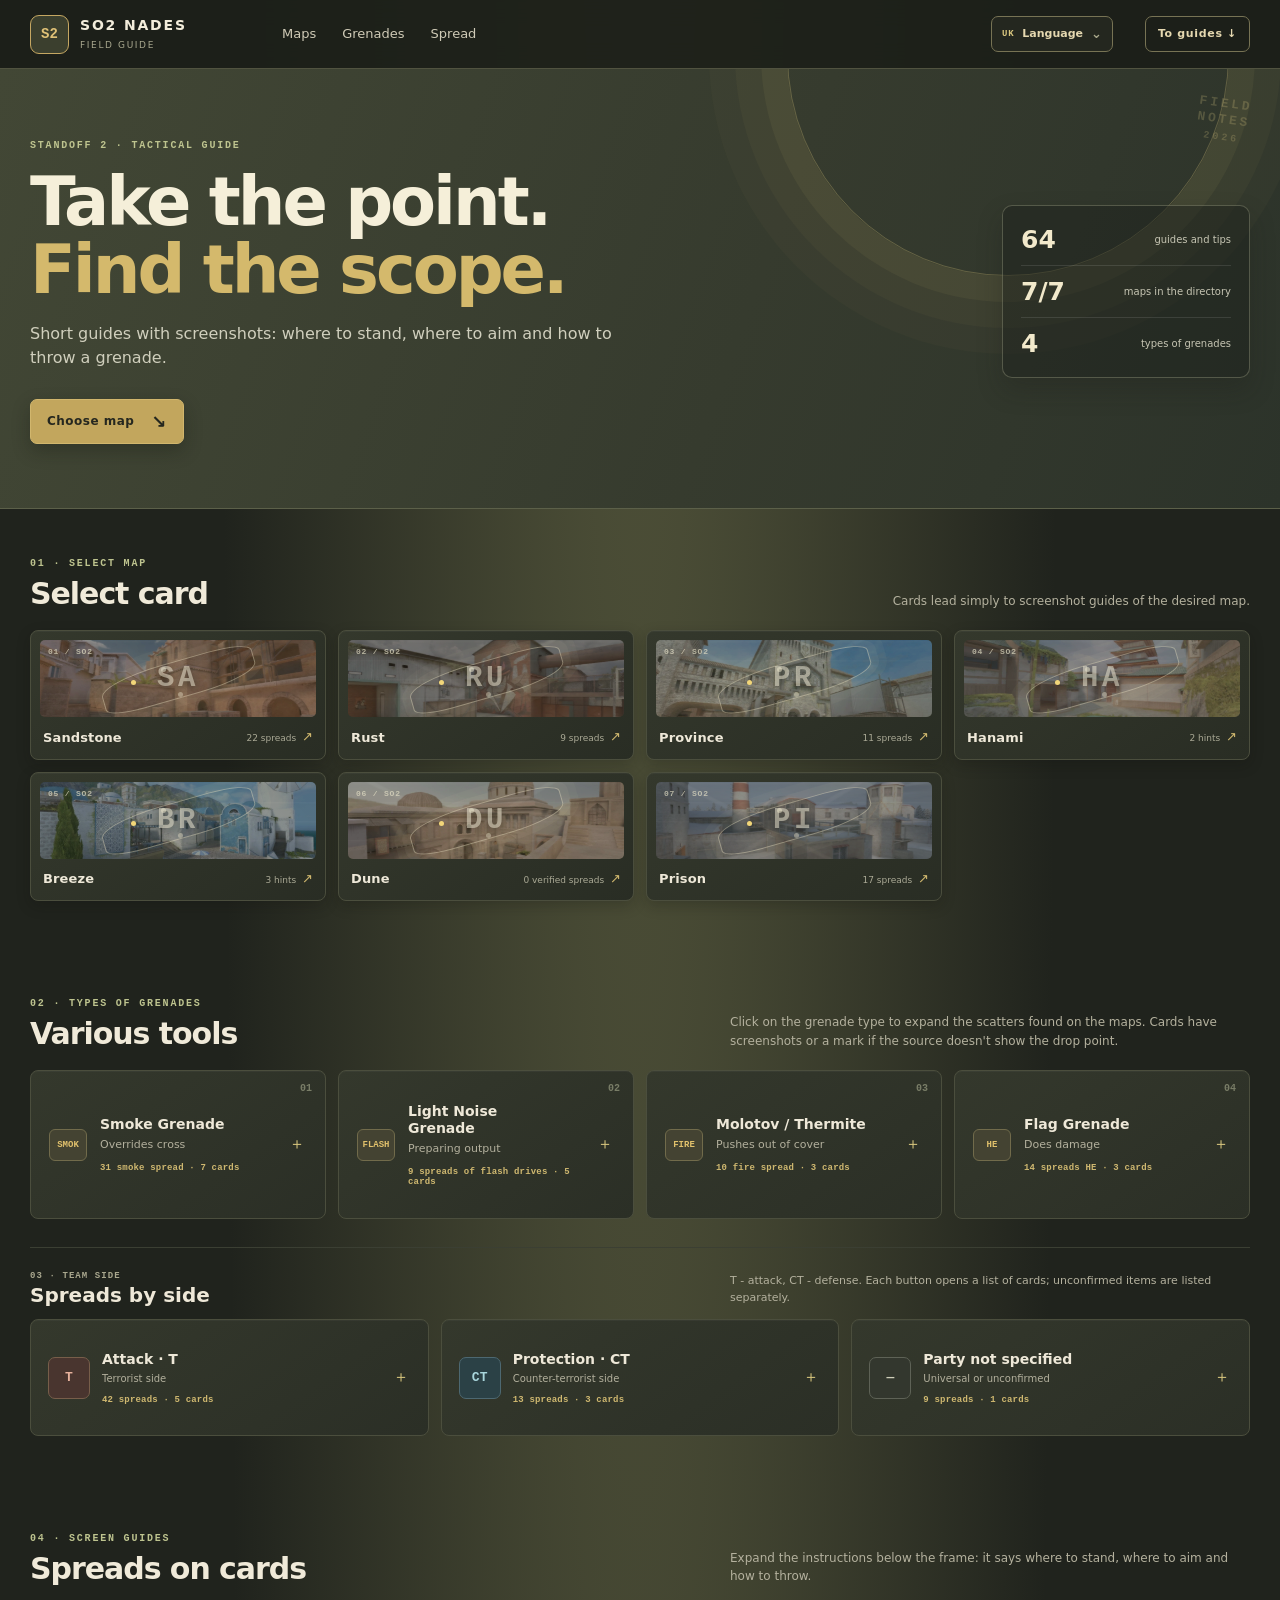
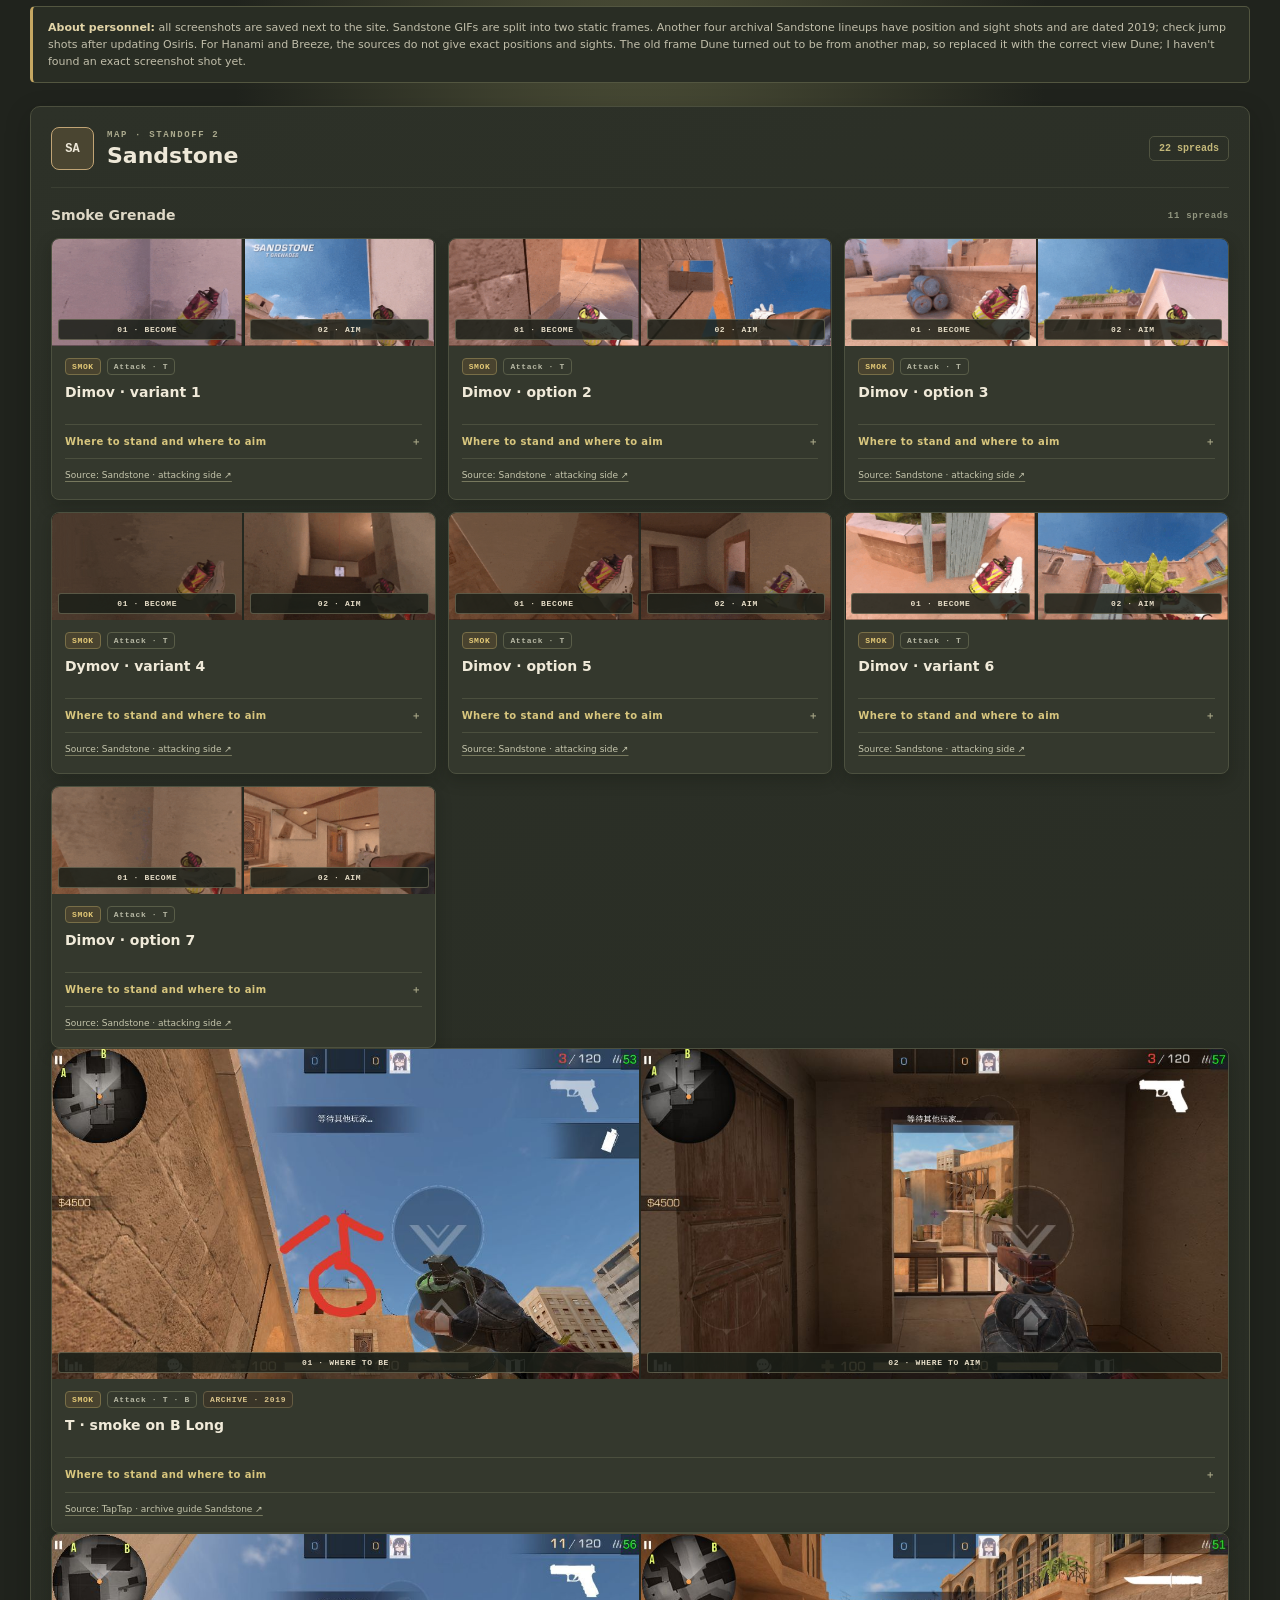
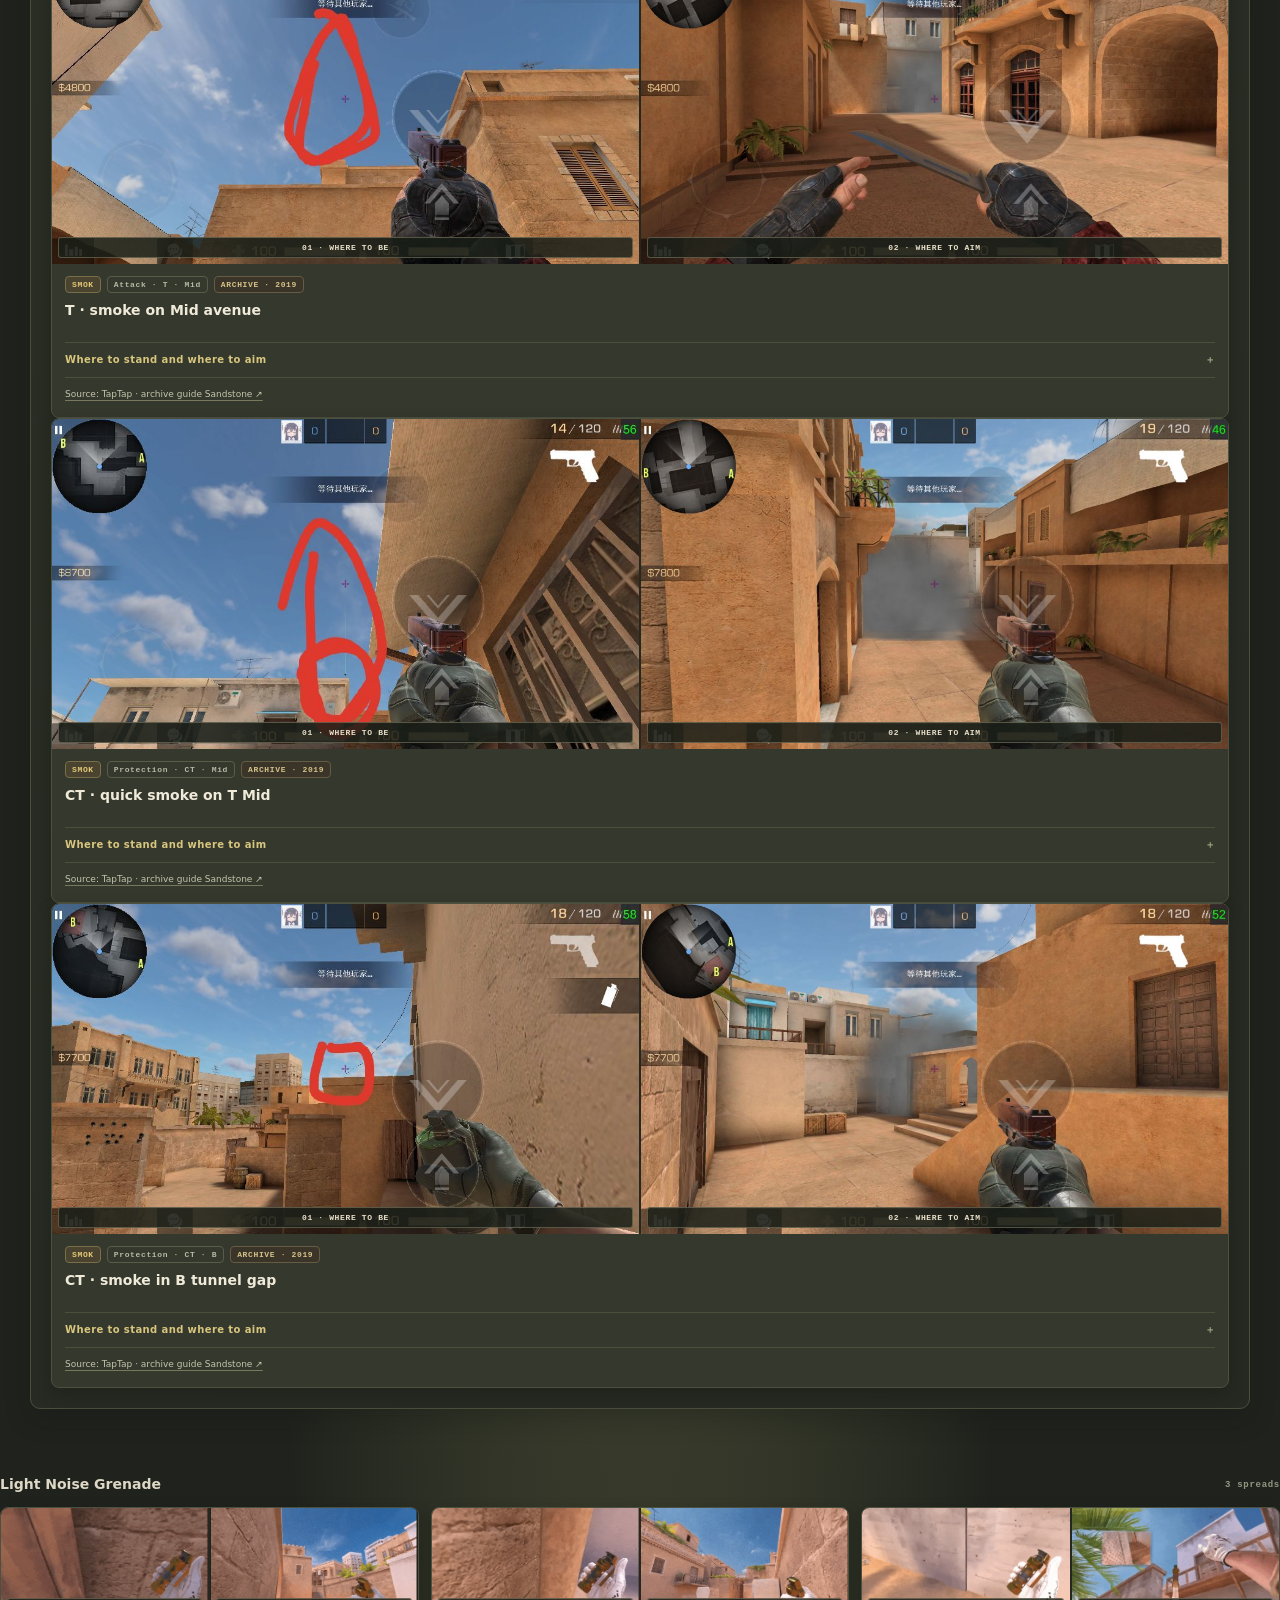
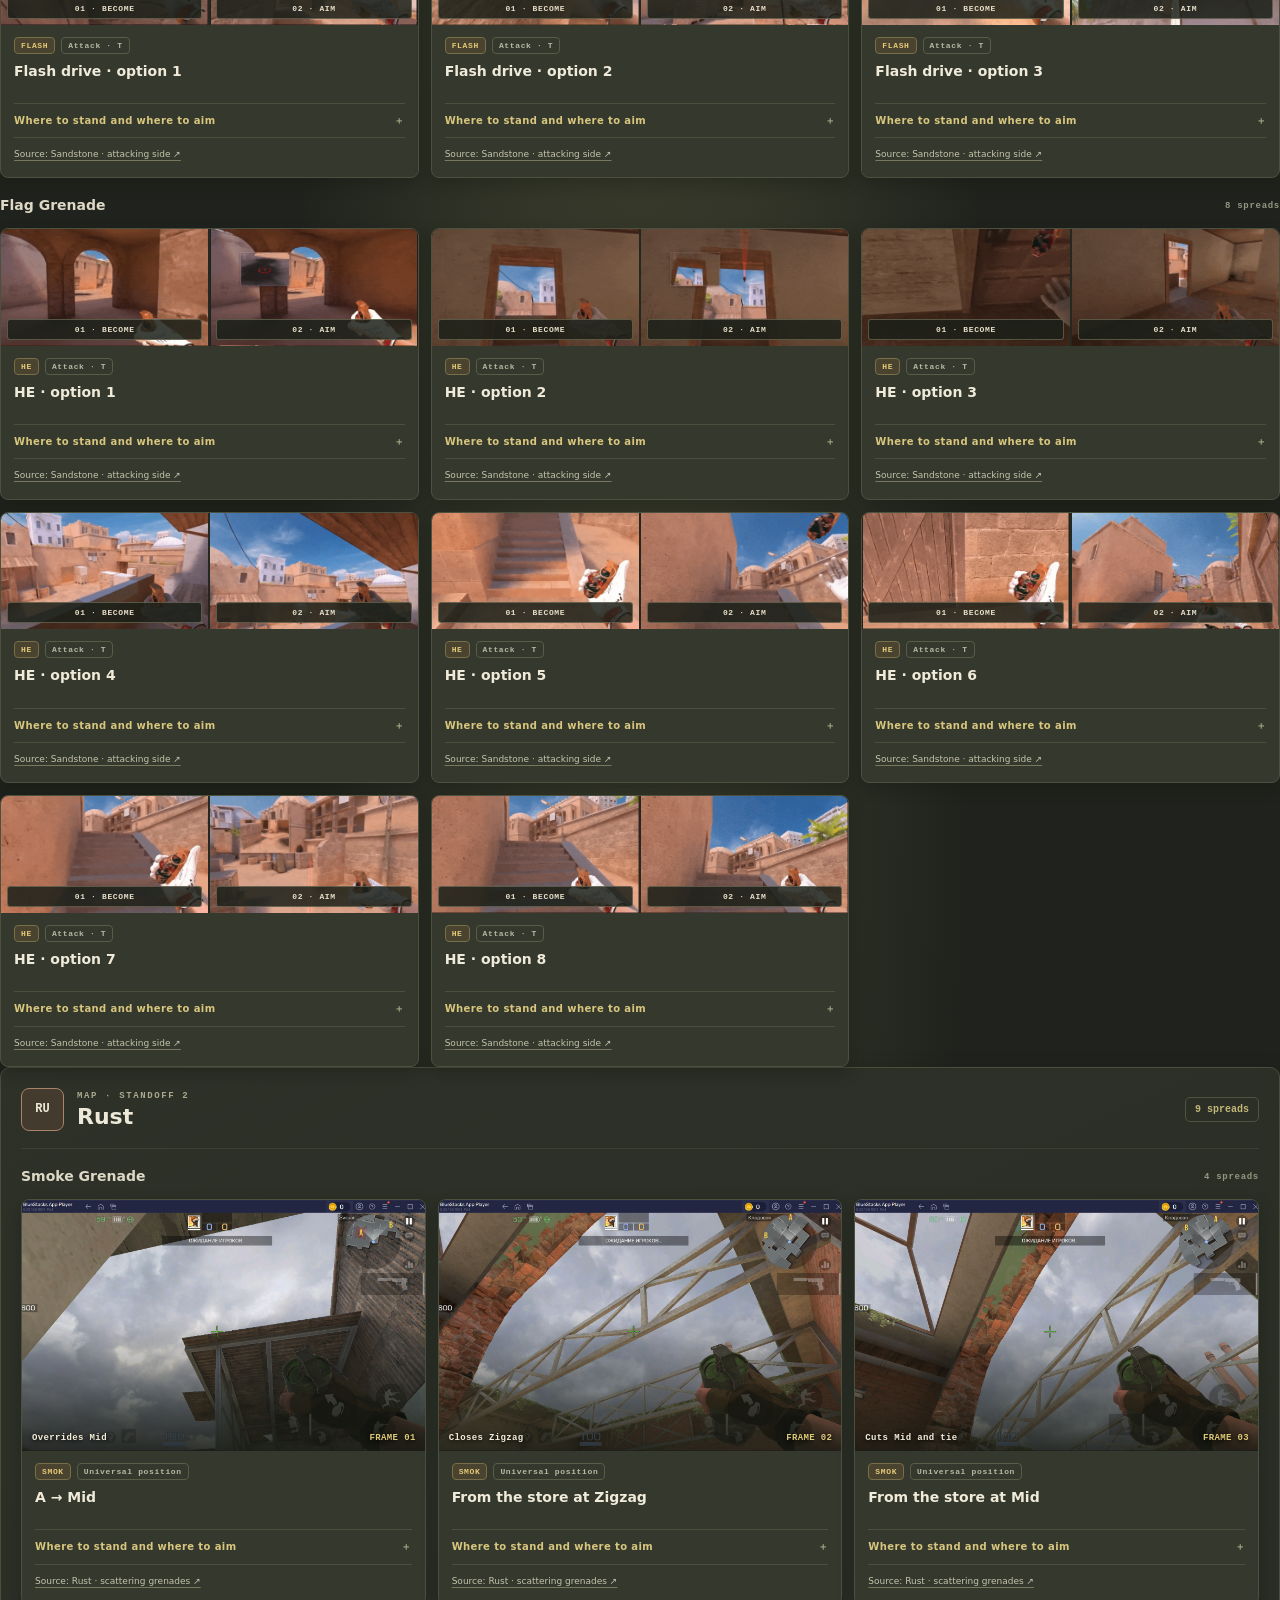
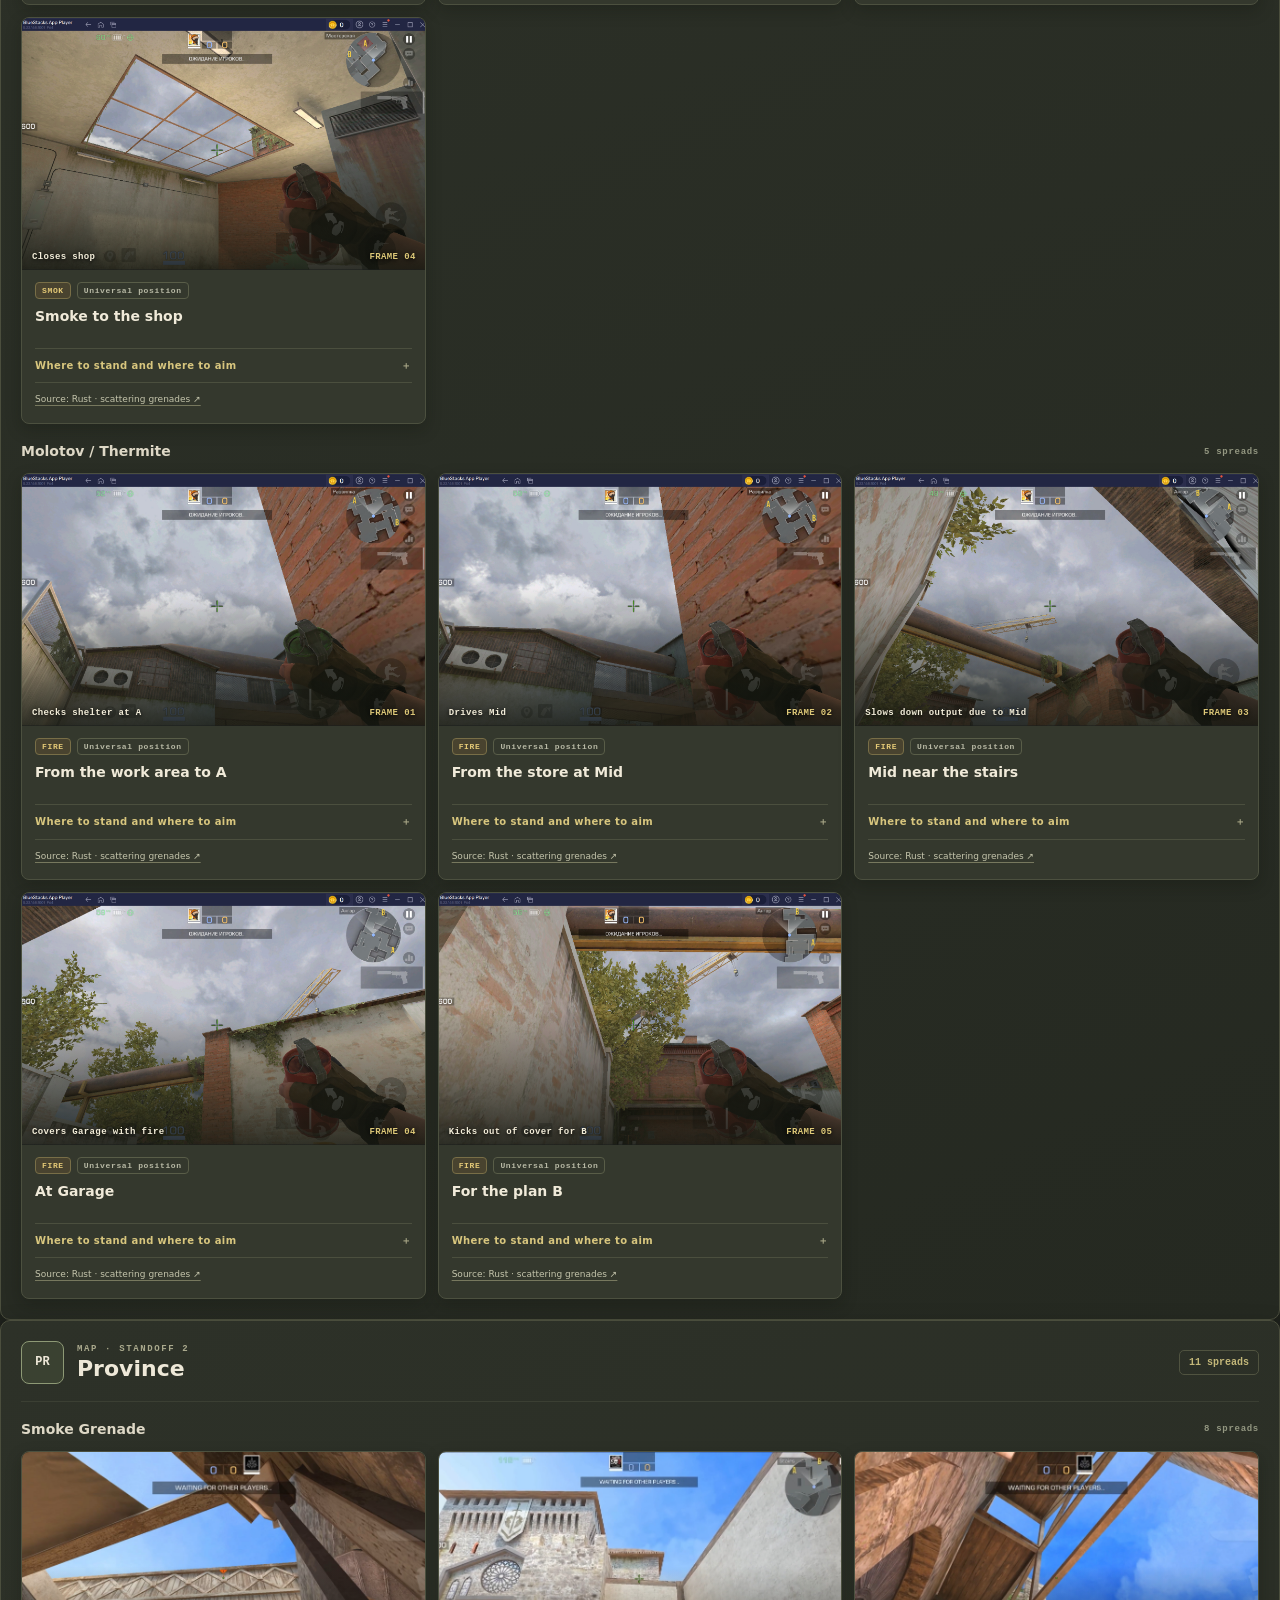
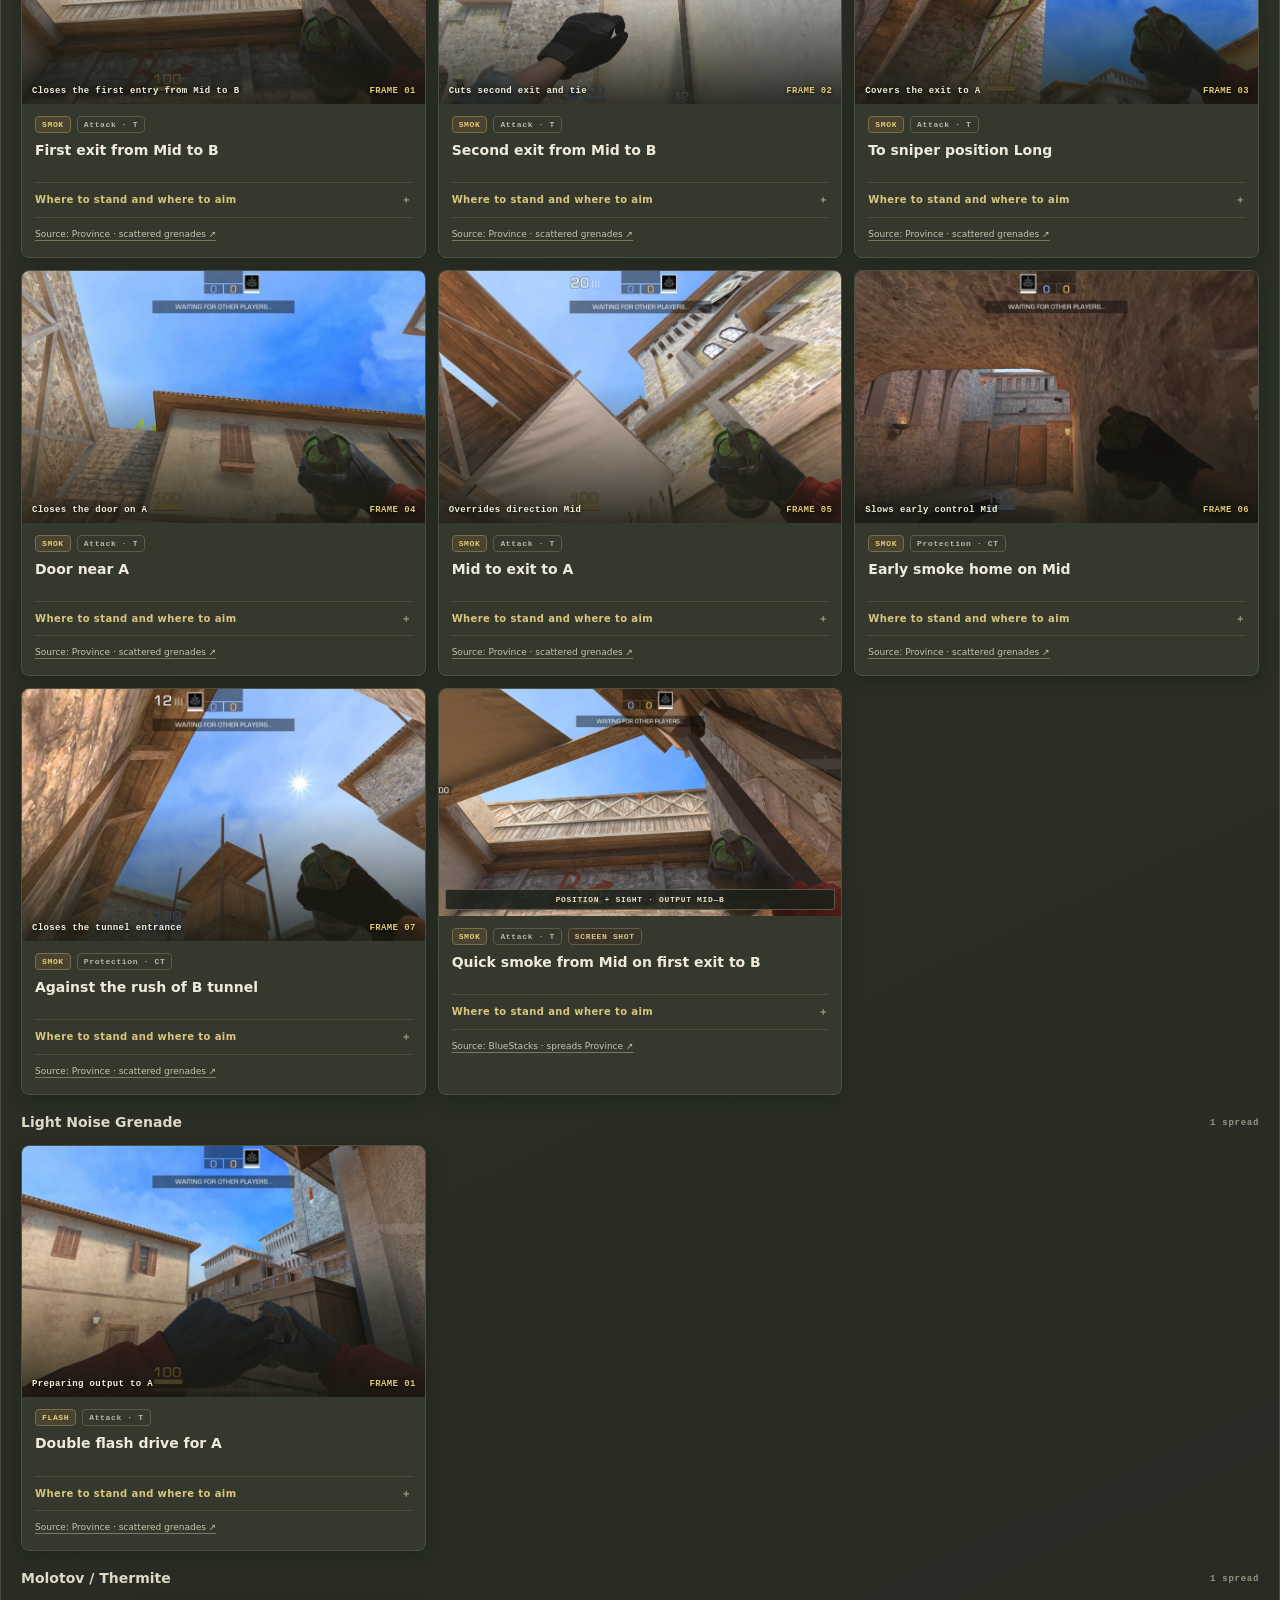
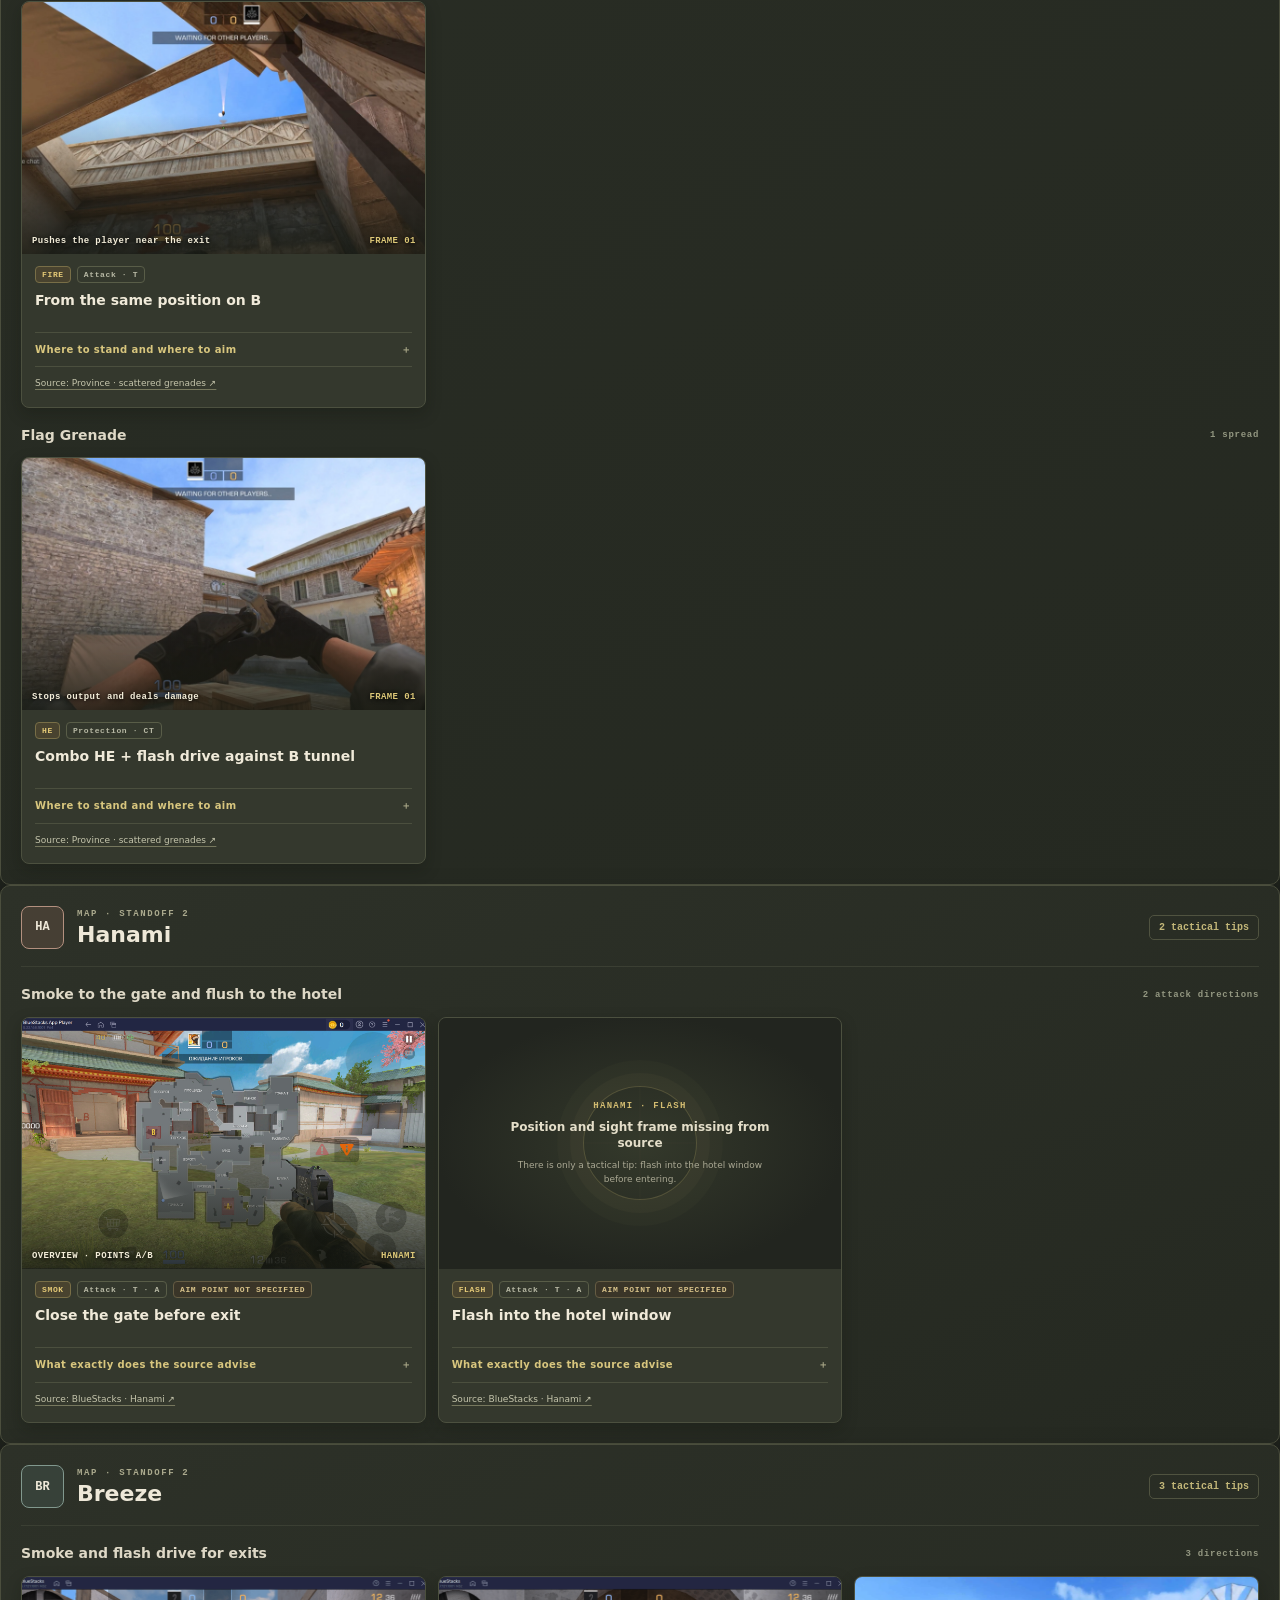
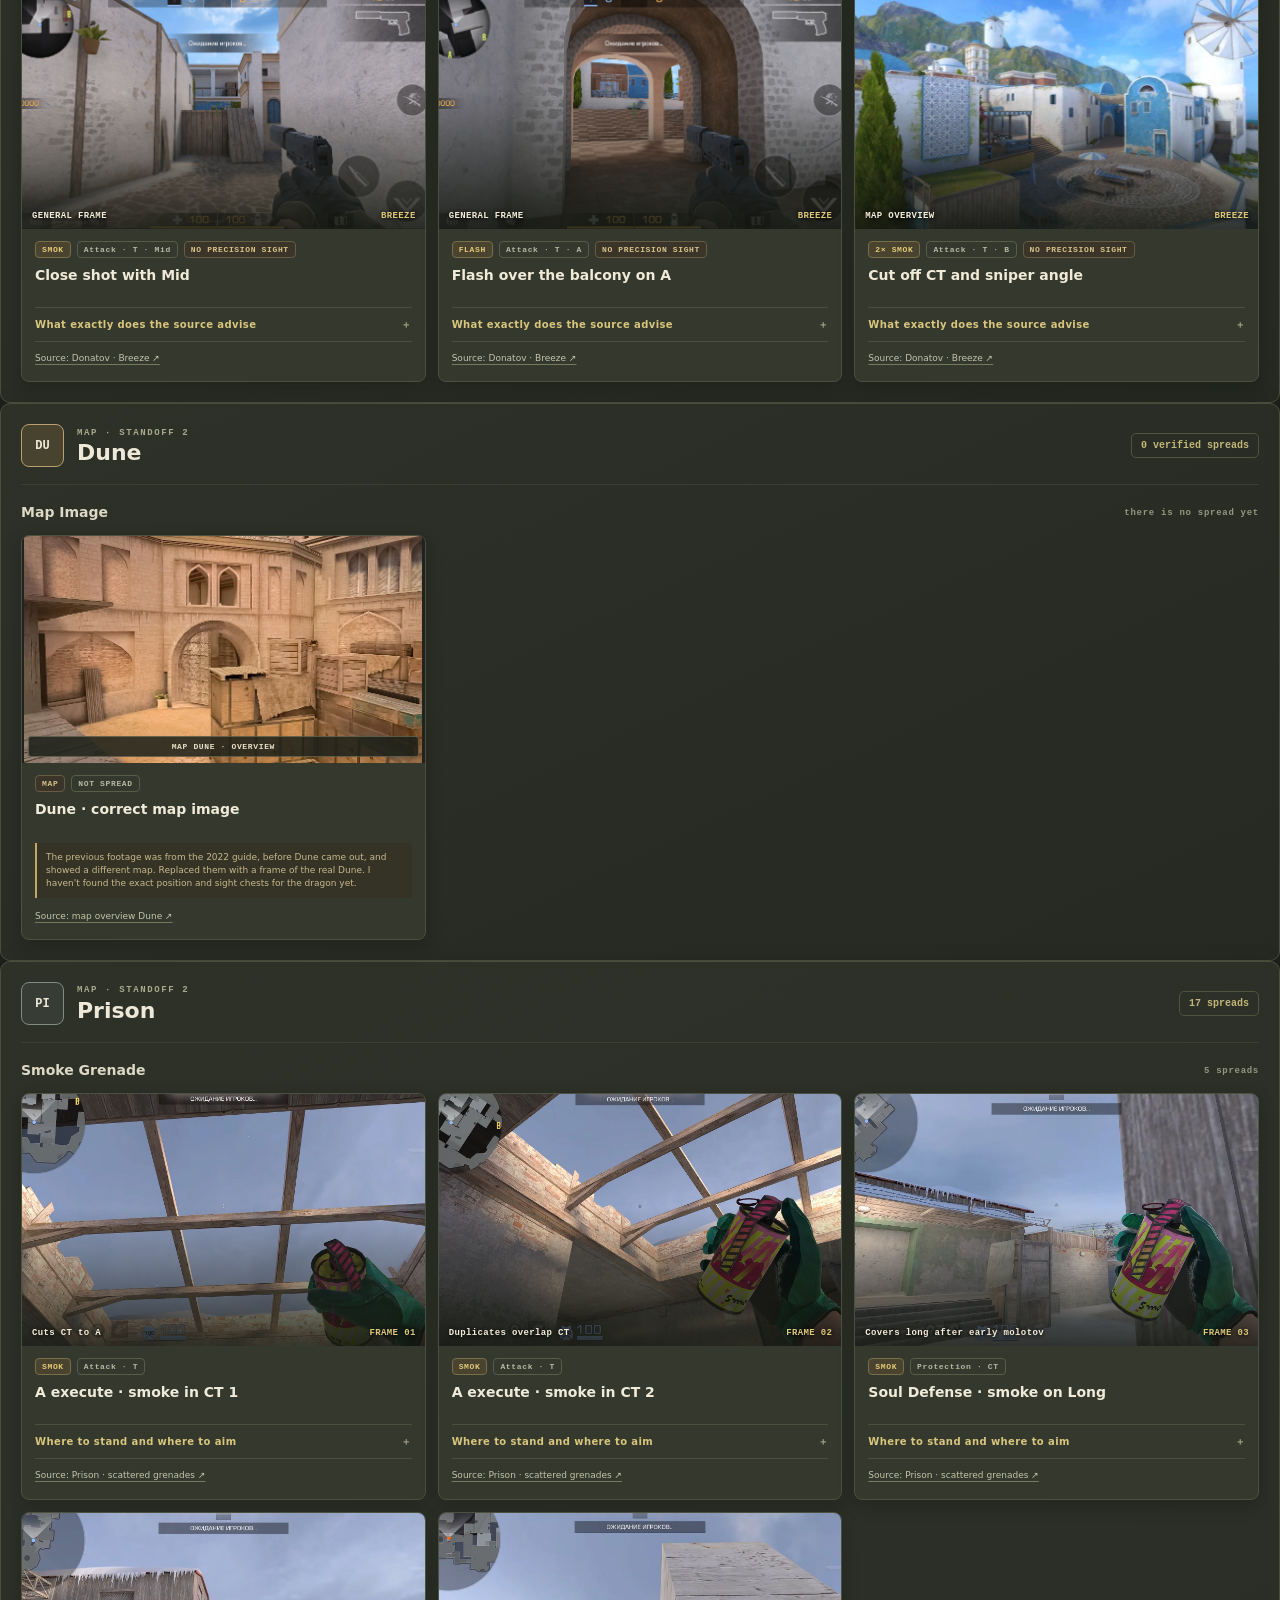
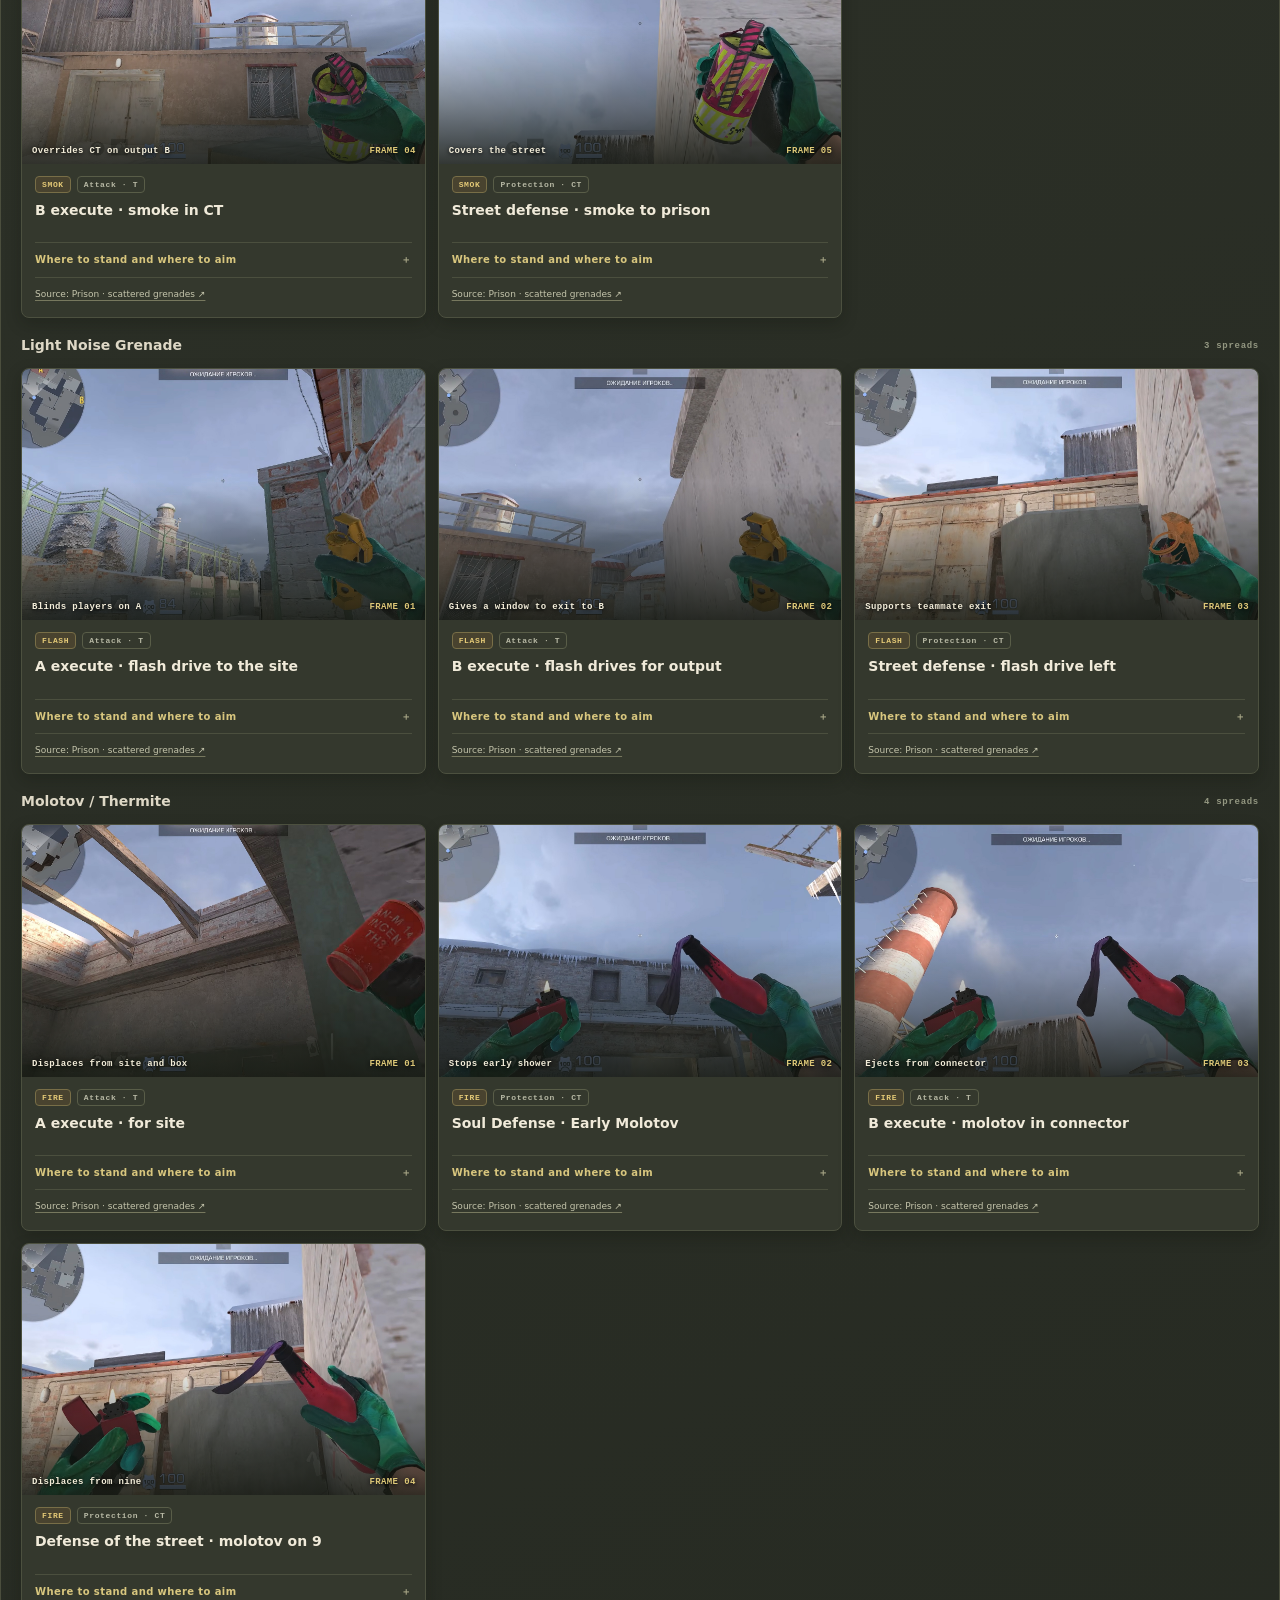
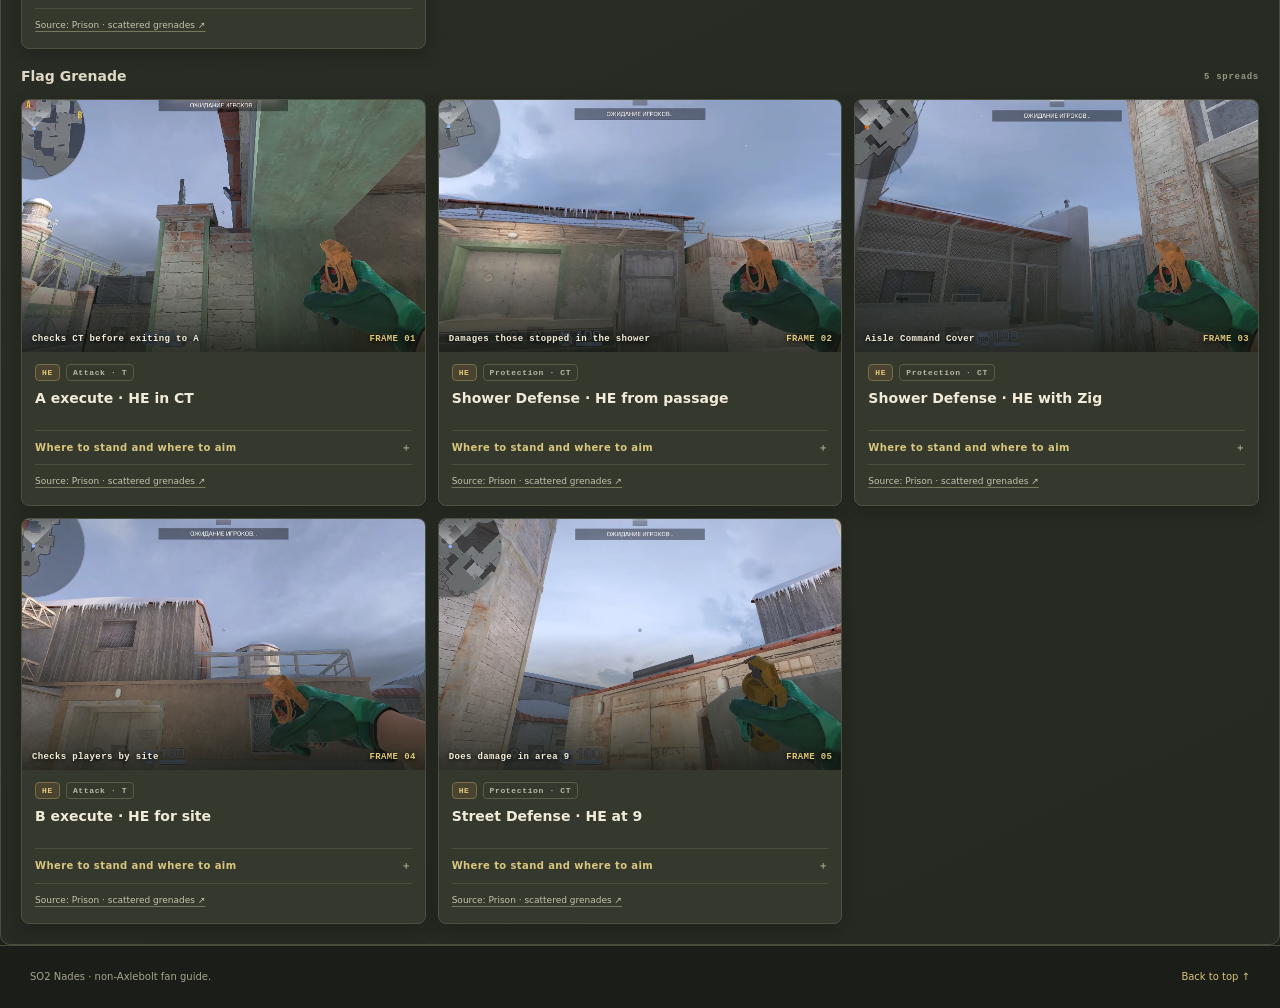
<file: en.html>
<!doctype html>
<html lang="en">
<head>
  <meta charset="utf-8">
  <meta name="viewport" content="width=device-width, initial-scale=1">
  <meta name="theme-color" content="#262a21">
  <meta name="description" content="Screenshot spreads Standoff 2: position, sight and throw for maps and grenades.">
  <title>SO2 Nades - screenshot spreads Standoff 2</title>
  <link rel="stylesheet" href="field-guide.css">
</head>
<body>
  <header class="topbar" id="top"><div class="page-wrap topbar-inner"><a class="brand" href="#top"><span class="brand-mark">S2</span><span><b>SO2 NADES</b><small>FIELD GUIDE</small></span></a><nav aria-label="Navigation"><a href="#maps">Maps</a><a href="#grenades">Grenades</a><a href="#lineups">Spread</a></nav><details class="language-menu"><summary aria-label="Language"><span class="language-code">UK</span><span class="language-label">Language</span><span class="language-caret" aria-hidden="true">⌄</span></summary><div class="language-options"><a class="language-option" href="index.html" lang="uk" aria-current="page"><span class="language-option-code">UK</span><span>Ukrainian</span></a><a class="language-option" href="en.html" lang="en"><span class="language-option-code">EN</span><span>English</span></a><a class="language-option" href="zh.html" lang="zh-CN"><span class="language-option-code">ZH</span><span>中文（简体）</span></a><a class="language-option" href="hi.html" lang="hi"><span class="language-option-code">HI</span><span>हिन्दी</span></a><a class="language-option" href="es.html" lang="es"><span class="language-option-code">ES</span><span>Español</span></a><a class="language-option" href="ar.html" lang="ar"><span class="language-option-code">AR</span><span>العربية</span></a><a class="language-option" href="fr.html" lang="fr"><span class="language-option-code">FR</span><span>Français</span></a><a class="language-option" href="bn.html" lang="bn"><span class="language-option-code">BN</span><span>बांगला</span></a><a class="language-option" href="pt.html" lang="pt"><span class="language-option-code">PT</span><span>Português</span></a><a class="language-option" href="ru.html" lang="ru"><span class="language-option-code">RU</span><span>Russian</span></a></div></details><a class="top-action" href="#lineups">To guides ↓</a></div></header>
  <main>
    <section class="hero"><div class="page-wrap hero-grid"><div class="hero-copy"><p class="eyebrow">STANDOFF 2 · TACTICAL GUIDE</p><h1>Take the point.<br><em>Find the scope.</em></h1><p class="hero-lede">Short guides with screenshots: where to stand, where to aim and how to throw a grenade.</p><a class="primary-link" href="#maps">Choose map  <span>↘</span></a></div><aside class="hero-stats"><div><strong>64</strong><span>guides and tips</span></div><div><strong>7/7</strong><span>maps in the directory</span></div><div><strong>4</strong><span>types of grenades</span></div></aside></div><div class="hero-stamp">FIELD<br>NOTES<br><span>2026</span></div></section>
    <section class="page-wrap section-block" id="maps"><div class="section-title"><div><p class="eyebrow">01 · SELECT MAP</p><h2>Select card</h2></div><p>Cards lead simply to screenshot guides of the desired map.</p></div><div class="map-grid">
      <a class="map-card" href="#sandstone" style="--map-color:#b9955d"><span class="map-art"><img src="assets/map-sandstone.webp" loading="lazy" alt=""><span class="map-index">01 / SO2</span><b>SA</b><i></i></span><span class="map-info"><b>Sandstone</b><small>22 spreads  <i>↗</i></small></span></a>
      <a class="map-card" href="#rust" style="--map-color:#9b684d"><span class="map-art"><img src="assets/map-rust.webp" loading="lazy" alt=""><span class="map-index">02 / SO2</span><b>RU</b><i></i></span><span class="map-info"><b>Rust</b><small>9 spreads  <i>↗</i></small></span></a>
      <a class="map-card" href="#province" style="--map-color:#74865d"><span class="map-art"><img src="assets/map-province.webp" loading="lazy" alt=""><span class="map-index">03 / SO2</span><b>PR</b><i></i></span><span class="map-info"><b>Province</b><small>11 spreads  <i>↗</i></small></span></a>
      <a class="map-card" href="#hanami" style="--map-color:#a77a6b"><span class="map-art"><img src="assets/map-hanami.webp" loading="lazy" alt=""><span class="map-index">04 / SO2</span><b>HA</b><i></i></span><span class="map-info"><b>Hanami</b><small>2 hints  <i>↗</i></small></span></a>
      <a class="map-card" href="#breeze" style="--map-color:#64857f"><span class="map-art"><img src="assets/map-breeze.webp" loading="lazy" alt=""><span class="map-index">05 / SO2</span><b>BR</b><i></i></span><span class="map-info"><b>Breeze</b><small>3 hints  <i>↗</i></small></span></a>
      <a class="map-card" href="#dune" style="--map-color:#b18e54"><span class="map-art"><img src="assets/map-dune.webp" loading="lazy" alt=""><span class="map-index">06 / SO2</span><b>DU</b><i></i></span><span class="map-info"><b>Dune</b><small>0 verified spreads  <i>↗</i></small></span></a>
      <a class="map-card" href="#prison" style="--map-color:#65746d"><span class="map-art"><img src="assets/map-prison.webp" loading="lazy" alt=""><span class="map-index">07 / SO2</span><b>PI</b><i></i></span><span class="map-info"><b>Prison</b><small>17 spreads  <i>↗</i></small></span></a>
    </div></section>
    <section class="page-wrap section-block" id="grenades"><div class="section-title"><div><p class="eyebrow">02 · TYPES OF GRENADES</p><h2>Various tools</h2></div><p>Click on the grenade type to expand the scatters found on the maps. Cards have screenshots or a mark if the source doesn't show the drop point.</p></div><div class="type-grid"><details class="type-card type-picker">
  <summary><span class="type-number">01</span><span class="type-icon">SMOK</span><span class="type-picker-copy"><strong>Smoke Grenade</strong><small>Overrides cross</small><b>31 smoke spread · 7 cards</b></span><span class="type-chevron" aria-hidden="true">＋</span></summary>
  <div class="type-results"><p>All spreads of this type. Click on the name to go to the instructions on the map.</p><div class="type-results-grid">
    <section class="type-result-map"><h4>Breeze</h4><ul>
      <li><a href="#lineup-breeze-smoke-1"><span>SMOK</span>Close shot with Mid<b aria-hidden="true">↗</b></a></li>
      <li><a href="#lineup-breeze-smoke-3"><span>2× SMOK</span>Cut off CT and sniper angle<b aria-hidden="true">↗</b></a></li>
    </ul></section>
    <section class="type-result-map"><h4>Hanami</h4><ul>
      <li><a href="#lineup-hanami-smoke-1"><span>SMOK</span>Close the gate before exit<b aria-hidden="true">↗</b></a></li>
    </ul></section>
    <section class="type-result-map"><h4>Prison</h4><ul>
      <li><a href="#lineup-prison-smoke-1"><span>SMOK</span>A execute · smoke in CT 1<b aria-hidden="true">↗</b></a></li>
      <li><a href="#lineup-prison-smoke-2"><span>SMOK</span>A execute · smoke in CT 2<b aria-hidden="true">↗</b></a></li>
      <li><a href="#lineup-prison-smoke-3"><span>SMOK</span>Soul Defense · smoke on Long<b aria-hidden="true">↗</b></a></li>
      <li><a href="#lineup-prison-smoke-4"><span>SMOK</span>B execute · smoke in CT<b aria-hidden="true">↗</b></a></li>
      <li><a href="#lineup-prison-smoke-5"><span>SMOK</span>Street defense · smoke to prison<b aria-hidden="true">↗</b></a></li>
    </ul></section>
    <section class="type-result-map"><h4>Province</h4><ul>
      <li><a href="#lineup-province-smoke-1"><span>SMOK</span>First exit from Mid to B<b aria-hidden="true">↗</b></a></li>
      <li><a href="#lineup-province-smoke-2"><span>SMOK</span>Second exit from Mid to B<b aria-hidden="true">↗</b></a></li>
      <li><a href="#lineup-province-smoke-3"><span>SMOK</span>To sniper position Long<b aria-hidden="true">↗</b></a></li>
      <li><a href="#lineup-province-smoke-4"><span>SMOK</span>Door near A<b aria-hidden="true">↗</b></a></li>
      <li><a href="#lineup-province-smoke-5"><span>SMOK</span>Mid to exit to A<b aria-hidden="true">↗</b></a></li>
      <li><a href="#lineup-province-smoke-6"><span>SMOK</span>Early smoke home on Mid<b aria-hidden="true">↗</b></a></li>
      <li><a href="#lineup-province-smoke-7"><span>SMOK</span>Against the rush of B tunnel<b aria-hidden="true">↗</b></a></li>
      <li><a href="#lineup-province-smoke-8"><span>SMOK</span>Quick smoke from Mid on first exit to B<b aria-hidden="true">↗</b></a></li>
    </ul></section>
    <section class="type-result-map"><h4>Rust</h4><ul>
      <li><a href="#lineup-rust-smoke-1"><span>SMOK</span>A → Mid<b aria-hidden="true">↗</b></a></li>
      <li><a href="#lineup-rust-smoke-2"><span>SMOK</span>From the store at Zigzag<b aria-hidden="true">↗</b></a></li>
      <li><a href="#lineup-rust-smoke-3"><span>SMOK</span>From the store at Mid<b aria-hidden="true">↗</b></a></li>
      <li><a href="#lineup-rust-smoke-4"><span>SMOK</span>Smoke to the shop<b aria-hidden="true">↗</b></a></li>
    </ul></section>
    <section class="type-result-map"><h4>Sandstone</h4><ul>
      <li><a href="#lineup-sandstone-smoke-1"><span>SMOK</span>Dimov · variant 1<b aria-hidden="true">↗</b></a></li>
      <li><a href="#lineup-sandstone-smoke-2"><span>SMOK</span>Dimov · option 2<b aria-hidden="true">↗</b></a></li>
      <li><a href="#lineup-sandstone-smoke-3"><span>SMOK</span>Dimov · option 3<b aria-hidden="true">↗</b></a></li>
      <li><a href="#lineup-sandstone-smoke-4"><span>SMOK</span>Dymov · variant 4<b aria-hidden="true">↗</b></a></li>
      <li><a href="#lineup-sandstone-smoke-5"><span>SMOK</span>Dimov · option 5<b aria-hidden="true">↗</b></a></li>
      <li><a href="#lineup-sandstone-smoke-6"><span>SMOK</span>Dimov · variant 6<b aria-hidden="true">↗</b></a></li>
      <li><a href="#lineup-sandstone-smoke-7"><span>SMOK</span>Dimov · option 7<b aria-hidden="true">↗</b></a></li>
      <li><a href="#lineup-sandstone-smoke-19"><span>SMOK</span>T · smoke on B Long<b aria-hidden="true">↗</b></a></li>
      <li><a href="#lineup-sandstone-smoke-20"><span>SMOK</span>T · smoke on Mid avenue<b aria-hidden="true">↗</b></a></li>
      <li><a href="#lineup-sandstone-smoke-21"><span>SMOK</span>CT · quick smoke on T Mid<b aria-hidden="true">↗</b></a></li>
      <li><a href="#lineup-sandstone-smoke-22"><span>SMOK</span>CT · smoke in B tunnel gap<b aria-hidden="true">↗</b></a></li>
    </ul></section>
  </div></div></details>

<details class="type-card type-picker">
  <summary><span class="type-number">02</span><span class="type-icon">FLASH</span><span class="type-picker-copy"><strong>Light Noise Grenade</strong><small>Preparing output</small><b>9 spreads of flash drives · 5 cards</b></span><span class="type-chevron" aria-hidden="true">＋</span></summary>
  <div class="type-results"><p>All spreads of this type. Click on the name to go to the instructions on the map.</p><div class="type-results-grid">
    <section class="type-result-map"><h4>Breeze</h4><ul>
      <li><a href="#lineup-breeze-flash-2"><span>FLASH</span>Flash over the balcony on A<b aria-hidden="true">↗</b></a></li>
    </ul></section>
    <section class="type-result-map"><h4>Hanami</h4><ul>
      <li><a href="#lineup-hanami-flash-2"><span>FLASH</span>Flash into the hotel window<b aria-hidden="true">↗</b></a></li>
    </ul></section>
    <section class="type-result-map"><h4>Prison</h4><ul>
      <li><a href="#lineup-prison-flash-6"><span>FLASH</span>A execute · flash drive to the site<b aria-hidden="true">↗</b></a></li>
      <li><a href="#lineup-prison-flash-7"><span>FLASH</span>B execute · flash drives for output<b aria-hidden="true">↗</b></a></li>
      <li><a href="#lineup-prison-flash-8"><span>FLASH</span>Street defense · flash drive left<b aria-hidden="true">↗</b></a></li>
    </ul></section>
    <section class="type-result-map"><h4>Province</h4><ul>
      <li><a href="#lineup-province-flash-8"><span>FLASH</span>Double flash drive for A<b aria-hidden="true">↗</b></a></li>
    </ul></section>
    <section class="type-result-map"><h4>Sandstone</h4><ul>
      <li><a href="#lineup-sandstone-flash-8"><span>FLASH</span>Flash drive · option 1<b aria-hidden="true">↗</b></a></li>
      <li><a href="#lineup-sandstone-flash-9"><span>FLASH</span>Flash drive · option 2<b aria-hidden="true">↗</b></a></li>
      <li><a href="#lineup-sandstone-flash-10"><span>FLASH</span>Flash drive · option 3<b aria-hidden="true">↗</b></a></li>
    </ul></section>
  </div></div></details>

<details class="type-card type-picker">
  <summary><span class="type-number">03</span><span class="type-icon">FIRE</span><span class="type-picker-copy"><strong>Molotov / Thermite</strong><small>Pushes out of cover</small><b>10 fire spread · 3 cards</b></span><span class="type-chevron" aria-hidden="true">＋</span></summary>
  <div class="type-results"><p>All spreads of this type. Click on the name to go to the instructions on the map.</p><div class="type-results-grid">
    <section class="type-result-map"><h4>Prison</h4><ul>
      <li><a href="#lineup-prison-fire-9"><span>FIRE</span>A execute · for site<b aria-hidden="true">↗</b></a></li>
      <li><a href="#lineup-prison-fire-10"><span>FIRE</span>Soul Defense · Early Molotov<b aria-hidden="true">↗</b></a></li>
      <li><a href="#lineup-prison-fire-11"><span>FIRE</span>B execute · molotov in connector<b aria-hidden="true">↗</b></a></li>
      <li><a href="#lineup-prison-fire-12"><span>FIRE</span>Defense of the street · molotov on 9<b aria-hidden="true">↗</b></a></li>
    </ul></section>
    <section class="type-result-map"><h4>Province</h4><ul>
      <li><a href="#lineup-province-fire-9"><span>FIRE</span>From the same position on B<b aria-hidden="true">↗</b></a></li>
    </ul></section>
    <section class="type-result-map"><h4>Rust</h4><ul>
      <li><a href="#lineup-rust-fire-5"><span>FIRE</span>From the work area to A<b aria-hidden="true">↗</b></a></li>
      <li><a href="#lineup-rust-fire-6"><span>FIRE</span>From the store at Mid<b aria-hidden="true">↗</b></a></li>
      <li><a href="#lineup-rust-fire-7"><span>FIRE</span>Mid near the stairs<b aria-hidden="true">↗</b></a></li>
      <li><a href="#lineup-rust-fire-8"><span>FIRE</span>At Garage<b aria-hidden="true">↗</b></a></li>
      <li><a href="#lineup-rust-fire-9"><span>FIRE</span>For the plan B<b aria-hidden="true">↗</b></a></li>
    </ul></section>
  </div></div></details>

<details class="type-card type-picker">
  <summary><span class="type-number">04</span><span class="type-icon">HE</span><span class="type-picker-copy"><strong>Flag Grenade</strong><small>Does damage</small><b>14 spreads HE · 3 cards</b></span><span class="type-chevron" aria-hidden="true">＋</span></summary>
  <div class="type-results"><p>All spreads of this type. Click on the name to go to the instructions on the map.</p><div class="type-results-grid">
    <section class="type-result-map"><h4>Prison</h4><ul>
      <li><a href="#lineup-prison-he-13"><span>HE</span>A execute · HE in CT<b aria-hidden="true">↗</b></a></li>
      <li><a href="#lineup-prison-he-14"><span>HE</span>Shower Defense · HE from passage<b aria-hidden="true">↗</b></a></li>
      <li><a href="#lineup-prison-he-15"><span>HE</span>Shower Defense · HE with Zig<b aria-hidden="true">↗</b></a></li>
      <li><a href="#lineup-prison-he-16"><span>HE</span>B execute · HE for site<b aria-hidden="true">↗</b></a></li>
      <li><a href="#lineup-prison-he-17"><span>HE</span>Street Defense · HE at 9<b aria-hidden="true">↗</b></a></li>
    </ul></section>
    <section class="type-result-map"><h4>Province</h4><ul>
      <li><a href="#lineup-province-he-10"><span>HE</span>Combo HE + flash drive against B tunnel<b aria-hidden="true">↗</b></a></li>
    </ul></section>
    <section class="type-result-map"><h4>Sandstone</h4><ul>
      <li><a href="#lineup-sandstone-he-11"><span>HE</span>HE · option 1<b aria-hidden="true">↗</b></a></li>
      <li><a href="#lineup-sandstone-he-12"><span>HE</span>HE · option 2<b aria-hidden="true">↗</b></a></li>
      <li><a href="#lineup-sandstone-he-13"><span>HE</span>HE · option 3<b aria-hidden="true">↗</b></a></li>
      <li><a href="#lineup-sandstone-he-14"><span>HE</span>HE · option 4<b aria-hidden="true">↗</b></a></li>
      <li><a href="#lineup-sandstone-he-15"><span>HE</span>HE · option 5<b aria-hidden="true">↗</b></a></li>
      <li><a href="#lineup-sandstone-he-16"><span>HE</span>HE · option 6<b aria-hidden="true">↗</b></a></li>
      <li><a href="#lineup-sandstone-he-17"><span>HE</span>HE · option 7<b aria-hidden="true">↗</b></a></li>
      <li><a href="#lineup-sandstone-he-18"><span>HE</span>HE · option 8<b aria-hidden="true">↗</b></a></li>
    </ul></section>
  </div></div></details>
  </div>
<div class="side-divider">
  <div class="side-title"><div><p class="eyebrow">03 · TEAM SIDE</p><h3>Spreads by side</h3></div><p>T - attack, CT - defense. Each button opens a list of cards; unconfirmed items are listed separately.</p></div>
  <div class="side-grid"><details class="side-card side-t">
  <summary><span class="side-mark">T</span><span class="side-picker-copy"><strong>Attack · T</strong><small>Terrorist side</small><b>42 spreads · 5 cards</b></span><span class="type-chevron" aria-hidden="true">＋</span></summary>
  <div class="side-results"><p>Attack rolls grouped by map. Select a title to go to the screenshot guide.</p><div class="side-results-grid">    <section class="side-result-map"><h4>Sandstone</h4><ul>
      <li><a href="#lineup-sandstone-smoke-1"><span>SMOK</span>Dimov · variant 1<b aria-hidden="true">↗</b></a></li>
      <li><a href="#lineup-sandstone-smoke-2"><span>SMOK</span>Dimov · option 2<b aria-hidden="true">↗</b></a></li>
      <li><a href="#lineup-sandstone-smoke-3"><span>SMOK</span>Dimov · option 3<b aria-hidden="true">↗</b></a></li>
      <li><a href="#lineup-sandstone-smoke-4"><span>SMOK</span>Dymov · variant 4<b aria-hidden="true">↗</b></a></li>
      <li><a href="#lineup-sandstone-smoke-5"><span>SMOK</span>Dimov · option 5<b aria-hidden="true">↗</b></a></li>
      <li><a href="#lineup-sandstone-smoke-6"><span>SMOK</span>Dimov · variant 6<b aria-hidden="true">↗</b></a></li>
      <li><a href="#lineup-sandstone-smoke-7"><span>SMOK</span>Dimov · option 7<b aria-hidden="true">↗</b></a></li>
      <li><a href="#lineup-sandstone-smoke-19"><span>SMOK</span>T · smoke on B Long<b aria-hidden="true">↗</b></a></li>
      <li><a href="#lineup-sandstone-smoke-20"><span>SMOK</span>T · smoke on Mid avenue<b aria-hidden="true">↗</b></a></li>
      <li><a href="#lineup-sandstone-flash-8"><span>FLASH</span>Flash drive · option 1<b aria-hidden="true">↗</b></a></li>
      <li><a href="#lineup-sandstone-flash-9"><span>FLASH</span>Flash drive · option 2<b aria-hidden="true">↗</b></a></li>
      <li><a href="#lineup-sandstone-flash-10"><span>FLASH</span>Flash drive · option 3<b aria-hidden="true">↗</b></a></li>
      <li><a href="#lineup-sandstone-he-11"><span>HE</span>HE · option 1<b aria-hidden="true">↗</b></a></li>
      <li><a href="#lineup-sandstone-he-12"><span>HE</span>HE · option 2<b aria-hidden="true">↗</b></a></li>
      <li><a href="#lineup-sandstone-he-13"><span>HE</span>HE · option 3<b aria-hidden="true">↗</b></a></li>
      <li><a href="#lineup-sandstone-he-14"><span>HE</span>HE · option 4<b aria-hidden="true">↗</b></a></li>
      <li><a href="#lineup-sandstone-he-15"><span>HE</span>HE · option 5<b aria-hidden="true">↗</b></a></li>
      <li><a href="#lineup-sandstone-he-16"><span>HE</span>HE · option 6<b aria-hidden="true">↗</b></a></li>
      <li><a href="#lineup-sandstone-he-17"><span>HE</span>HE · option 7<b aria-hidden="true">↗</b></a></li>
      <li><a href="#lineup-sandstone-he-18"><span>HE</span>HE · option 8<b aria-hidden="true">↗</b></a></li>
    </ul></section>
    <section class="side-result-map"><h4>Province</h4><ul>
      <li><a href="#lineup-province-smoke-1"><span>SMOK</span>First exit from Mid to B<b aria-hidden="true">↗</b></a></li>
      <li><a href="#lineup-province-smoke-2"><span>SMOK</span>Second exit from Mid to B<b aria-hidden="true">↗</b></a></li>
      <li><a href="#lineup-province-smoke-3"><span>SMOK</span>To sniper position Long<b aria-hidden="true">↗</b></a></li>
      <li><a href="#lineup-province-smoke-4"><span>SMOK</span>Door near A<b aria-hidden="true">↗</b></a></li>
      <li><a href="#lineup-province-smoke-5"><span>SMOK</span>Mid to exit to A<b aria-hidden="true">↗</b></a></li>
      <li><a href="#lineup-province-smoke-8"><span>SMOK</span>Quick smoke from Mid on first exit to B<b aria-hidden="true">↗</b></a></li>
      <li><a href="#lineup-province-flash-8"><span>FLASH</span>Double flash drive for A<b aria-hidden="true">↗</b></a></li>
      <li><a href="#lineup-province-fire-9"><span>FIRE</span>From the same position on B<b aria-hidden="true">↗</b></a></li>
    </ul></section>
    <section class="side-result-map"><h4>Hanami</h4><ul>
      <li><a href="#lineup-hanami-smoke-1"><span>SMOK</span>Close the gate before exit<b aria-hidden="true">↗</b></a></li>
      <li><a href="#lineup-hanami-flash-2"><span>FLASH</span>Flash into the hotel window<b aria-hidden="true">↗</b></a></li>
    </ul></section>
    <section class="side-result-map"><h4>Breeze</h4><ul>
      <li><a href="#lineup-breeze-smoke-1"><span>SMOK</span>Close shot with Mid<b aria-hidden="true">↗</b></a></li>
      <li><a href="#lineup-breeze-flash-2"><span>FLASH</span>Flash over the balcony on A<b aria-hidden="true">↗</b></a></li>
      <li><a href="#lineup-breeze-smoke-3"><span>2× SMOK</span>Cut off CT and sniper angle<b aria-hidden="true">↗</b></a></li>
    </ul></section>
    <section class="side-result-map"><h4>Prison</h4><ul>
      <li><a href="#lineup-prison-smoke-1"><span>SMOK</span>A execute · smoke in CT 1<b aria-hidden="true">↗</b></a></li>
      <li><a href="#lineup-prison-smoke-2"><span>SMOK</span>A execute · smoke in CT 2<b aria-hidden="true">↗</b></a></li>
      <li><a href="#lineup-prison-smoke-4"><span>SMOK</span>B execute · smoke in CT<b aria-hidden="true">↗</b></a></li>
      <li><a href="#lineup-prison-flash-6"><span>FLASH</span>A execute · flash drive to the site<b aria-hidden="true">↗</b></a></li>
      <li><a href="#lineup-prison-flash-7"><span>FLASH</span>B execute · flash drives for output<b aria-hidden="true">↗</b></a></li>
      <li><a href="#lineup-prison-fire-9"><span>FIRE</span>A execute · for site<b aria-hidden="true">↗</b></a></li>
      <li><a href="#lineup-prison-fire-11"><span>FIRE</span>B execute · molotov in connector<b aria-hidden="true">↗</b></a></li>
      <li><a href="#lineup-prison-he-13"><span>HE</span>A execute · HE in CT<b aria-hidden="true">↗</b></a></li>
      <li><a href="#lineup-prison-he-16"><span>HE</span>B execute · HE for site<b aria-hidden="true">↗</b></a></li>
    </ul></section>
  </div></div></details>
<details class="side-card side-ct">
  <summary><span class="side-mark">CT</span><span class="side-picker-copy"><strong>Protection · CT</strong><small>Counter-terrorist side</small><b>13 spreads · 3 cards</b></span><span class="type-chevron" aria-hidden="true">＋</span></summary>
  <div class="side-results"><p>Defensive rolls grouped by map. Select a title to go to a screenshot guide.</p><div class="side-results-grid">    <section class="side-result-map"><h4>Sandstone</h4><ul>
      <li><a href="#lineup-sandstone-smoke-21"><span>SMOK</span>CT · quick smoke on T Mid<b aria-hidden="true">↗</b></a></li>
      <li><a href="#lineup-sandstone-smoke-22"><span>SMOK</span>CT · smoke in B tunnel gap<b aria-hidden="true">↗</b></a></li>
    </ul></section>
    <section class="side-result-map"><h4>Province</h4><ul>
      <li><a href="#lineup-province-smoke-6"><span>SMOK</span>Early smoke home on Mid<b aria-hidden="true">↗</b></a></li>
      <li><a href="#lineup-province-smoke-7"><span>SMOK</span>Against the rush of B tunnel<b aria-hidden="true">↗</b></a></li>
      <li><a href="#lineup-province-he-10"><span>HE</span>Combo HE + flash drive against B tunnel<b aria-hidden="true">↗</b></a></li>
    </ul></section>
    <section class="side-result-map"><h4>Prison</h4><ul>
      <li><a href="#lineup-prison-smoke-3"><span>SMOK</span>Soul Defense · smoke on Long<b aria-hidden="true">↗</b></a></li>
      <li><a href="#lineup-prison-smoke-5"><span>SMOK</span>Street defense · smoke to prison<b aria-hidden="true">↗</b></a></li>
      <li><a href="#lineup-prison-flash-8"><span>FLASH</span>Street defense · flash drive left<b aria-hidden="true">↗</b></a></li>
      <li><a href="#lineup-prison-fire-10"><span>FIRE</span>Soul Defense · Early Molotov<b aria-hidden="true">↗</b></a></li>
      <li><a href="#lineup-prison-fire-12"><span>FIRE</span>Defense of the street · molotov on 9<b aria-hidden="true">↗</b></a></li>
      <li><a href="#lineup-prison-he-14"><span>HE</span>Shower Defense · HE from passage<b aria-hidden="true">↗</b></a></li>
      <li><a href="#lineup-prison-he-15"><span>HE</span>Shower Defense · HE with Zig<b aria-hidden="true">↗</b></a></li>
      <li><a href="#lineup-prison-he-17"><span>HE</span>Street Defense · HE at 9<b aria-hidden="true">↗</b></a></li>
    </ul></section>
  </div></div></details>
<details class="side-card side-other">
  <summary><span class="side-mark">—</span><span class="side-picker-copy"><strong>Party not specified</strong><small>Universal or unconfirmed</small><b>9 spreads · 1 cards</b></span><span class="type-chevron" aria-hidden="true">＋</span></summary>
  <div class="side-results"><p>These sources do not list the side of the team, so the throws are not attributed to T or CT.</p><div class="side-results-grid">    <section class="side-result-map"><h4>Rust</h4><ul>
      <li><a href="#lineup-rust-smoke-1"><span>SMOK</span>A → Mid<b aria-hidden="true">↗</b></a></li>
      <li><a href="#lineup-rust-smoke-2"><span>SMOK</span>From the store at Zigzag<b aria-hidden="true">↗</b></a></li>
      <li><a href="#lineup-rust-smoke-3"><span>SMOK</span>From the store at Mid<b aria-hidden="true">↗</b></a></li>
      <li><a href="#lineup-rust-smoke-4"><span>SMOK</span>Smoke to the shop<b aria-hidden="true">↗</b></a></li>
      <li><a href="#lineup-rust-fire-5"><span>FIRE</span>From the work area to A<b aria-hidden="true">↗</b></a></li>
      <li><a href="#lineup-rust-fire-6"><span>FIRE</span>From the store at Mid<b aria-hidden="true">↗</b></a></li>
      <li><a href="#lineup-rust-fire-7"><span>FIRE</span>Mid near the stairs<b aria-hidden="true">↗</b></a></li>
      <li><a href="#lineup-rust-fire-8"><span>FIRE</span>At Garage<b aria-hidden="true">↗</b></a></li>
      <li><a href="#lineup-rust-fire-9"><span>FIRE</span>For the plan B<b aria-hidden="true">↗</b></a></li>
    </ul></section>
  </div></div></details>
  </div>
</div>
</section>
    <section class="page-wrap section-block" id="lineups"><div class="section-title"><div><p class="eyebrow">04 · SCREEN GUIDES</p><h2>Spreads on cards</h2></div><p>Expand the instructions below the frame: it says where to stand, where to aim and how to throw.</p></div><div class="source-note"><b>About personnel:</b>  all screenshots are saved next to the site. Sandstone GIFs are split into two static frames. Another four archival Sandstone lineups have position and sight shots and are dated 2019; check jump shots after updating Osiris. For Hanami and Breeze, the sources do not give exact positions and sights. The old frame Dune turned out to be from another map, so replaced it with the correct view Dune; I haven't found an exact screenshot shot yet.</div><div class="map-list"><section class="map-section"><header class="map-heading" id="sandstone" style="--map-color:#b9955d"><div class="map-monogram">SA</div><div><p class="eyebrow">MAP · STANDOFF 2</p><h3>Sandstone</h3></div><span class="map-total">22 spreads</span></header>
<section class="map-grenade"><div class="subheading"><h4>Smoke Grenade</h4><span>11 spreads</span></div><div class="guide-grid">
<article class="guide-card" id="lineup-sandstone-smoke-1">
  <div class="guide-step-shots"><figure><a href="assets/sandstone-lineup-01-position.png" target="_blank" rel="noreferrer"><img src="assets/sandstone-lineup-01-position.png" loading="lazy" alt="Stance frame for throwing on Sandstone"></a><figcaption>01 · BECOME</figcaption></figure><figure><a href="assets/sandstone-lineup-01-aim.png" target="_blank" rel="noreferrer"><img src="assets/sandstone-lineup-01-aim.png" loading="lazy" alt="Aim frame to throw at Sandstone"></a><figcaption>02 · AIM</figcaption></figure></div>
  <div class="guide-content"><div class="guide-tags"><span class="badge grenade">SMOK</span><span class="badge side">Attack · T</span></div><h4>Dimov · variant 1</h4>
  <details class="instructions"><summary>Where to stand and where to aim</summary><dl><dt>Position</dt><dd>The position is shown in the screenshot of the source.</dd><dt>Sight</dt><dd>Look at the aiming point on the screenshot.</dd><dt>Throw</dt><dd>See frame</dd><dt>Result</dt><dd>—</dd></dl></details>
  <a class="source-link" href="https://www.bluestacks.com/ru/blog/game-guides/standoff-2/so2-terrorist-grenades-guide-ru.html" target="_blank" rel="noreferrer">Source: Sandstone · attacking side ↗</a></div>
</article>
<article class="guide-card" id="lineup-sandstone-smoke-2">
  <div class="guide-step-shots"><figure><a href="assets/sandstone-lineup-02-position.png" target="_blank" rel="noreferrer"><img src="assets/sandstone-lineup-02-position.png" loading="lazy" alt="Stance frame for throwing on Sandstone"></a><figcaption>01 · BECOME</figcaption></figure><figure><a href="assets/sandstone-lineup-02-aim.png" target="_blank" rel="noreferrer"><img src="assets/sandstone-lineup-02-aim.png" loading="lazy" alt="Aim frame to throw at Sandstone"></a><figcaption>02 · AIM</figcaption></figure></div>
  <div class="guide-content"><div class="guide-tags"><span class="badge grenade">SMOK</span><span class="badge side">Attack · T</span></div><h4>Dimov · option 2</h4>
  <details class="instructions"><summary>Where to stand and where to aim</summary><dl><dt>Position</dt><dd>The position is shown in the screenshot of the source.</dd><dt>Sight</dt><dd>Look at the aiming point on the screenshot.</dd><dt>Throw</dt><dd>See frame</dd><dt>Result</dt><dd>—</dd></dl></details>
  <a class="source-link" href="https://www.bluestacks.com/ru/blog/game-guides/standoff-2/so2-terrorist-grenades-guide-ru.html" target="_blank" rel="noreferrer">Source: Sandstone · attacking side ↗</a></div>
</article>
<article class="guide-card" id="lineup-sandstone-smoke-3">
  <div class="guide-step-shots"><figure><a href="assets/sandstone-lineup-03-position.png" target="_blank" rel="noreferrer"><img src="assets/sandstone-lineup-03-position.png" loading="lazy" alt="Stance frame for throwing on Sandstone"></a><figcaption>01 · BECOME</figcaption></figure><figure><a href="assets/sandstone-lineup-03-aim.png" target="_blank" rel="noreferrer"><img src="assets/sandstone-lineup-03-aim.png" loading="lazy" alt="Aim frame to throw at Sandstone"></a><figcaption>02 · AIM</figcaption></figure></div>
  <div class="guide-content"><div class="guide-tags"><span class="badge grenade">SMOK</span><span class="badge side">Attack · T</span></div><h4>Dimov · option 3</h4>
  <details class="instructions"><summary>Where to stand and where to aim</summary><dl><dt>Position</dt><dd>The position is shown in the screenshot of the source.</dd><dt>Sight</dt><dd>Look at the aiming point on the screenshot.</dd><dt>Throw</dt><dd>See frame</dd><dt>Result</dt><dd>—</dd></dl></details>
  <a class="source-link" href="https://www.bluestacks.com/ru/blog/game-guides/standoff-2/so2-terrorist-grenades-guide-ru.html" target="_blank" rel="noreferrer">Source: Sandstone · attacking side ↗</a></div>
</article>
<article class="guide-card" id="lineup-sandstone-smoke-4">
  <div class="guide-step-shots"><figure><a href="assets/sandstone-lineup-04-position.png" target="_blank" rel="noreferrer"><img src="assets/sandstone-lineup-04-position.png" loading="lazy" alt="Stance frame for throwing on Sandstone"></a><figcaption>01 · BECOME</figcaption></figure><figure><a href="assets/sandstone-lineup-04-aim.png" target="_blank" rel="noreferrer"><img src="assets/sandstone-lineup-04-aim.png" loading="lazy" alt="Aim frame to throw at Sandstone"></a><figcaption>02 · AIM</figcaption></figure></div>
  <div class="guide-content"><div class="guide-tags"><span class="badge grenade">SMOK</span><span class="badge side">Attack · T</span></div><h4>Dymov · variant 4</h4>
  <details class="instructions"><summary>Where to stand and where to aim</summary><dl><dt>Position</dt><dd>The position is shown in the screenshot of the source.</dd><dt>Sight</dt><dd>Look at the aiming point on the screenshot.</dd><dt>Throw</dt><dd>See frame</dd><dt>Result</dt><dd>—</dd></dl></details>
  <a class="source-link" href="https://www.bluestacks.com/ru/blog/game-guides/standoff-2/so2-terrorist-grenades-guide-ru.html" target="_blank" rel="noreferrer">Source: Sandstone · attacking side ↗</a></div>
</article>
<article class="guide-card" id="lineup-sandstone-smoke-5">
  <div class="guide-step-shots"><figure><a href="assets/sandstone-lineup-05-position.png" target="_blank" rel="noreferrer"><img src="assets/sandstone-lineup-05-position.png" loading="lazy" alt="Stance frame for throwing on Sandstone"></a><figcaption>01 · BECOME</figcaption></figure><figure><a href="assets/sandstone-lineup-05-aim.png" target="_blank" rel="noreferrer"><img src="assets/sandstone-lineup-05-aim.png" loading="lazy" alt="Aim frame to throw at Sandstone"></a><figcaption>02 · AIM</figcaption></figure></div>
  <div class="guide-content"><div class="guide-tags"><span class="badge grenade">SMOK</span><span class="badge side">Attack · T</span></div><h4>Dimov · option 5</h4>
  <details class="instructions"><summary>Where to stand and where to aim</summary><dl><dt>Position</dt><dd>The position is shown in the screenshot of the source.</dd><dt>Sight</dt><dd>Look at the aiming point on the screenshot.</dd><dt>Throw</dt><dd>See frame</dd><dt>Result</dt><dd>—</dd></dl></details>
  <a class="source-link" href="https://www.bluestacks.com/ru/blog/game-guides/standoff-2/so2-terrorist-grenades-guide-ru.html" target="_blank" rel="noreferrer">Source: Sandstone · attacking side ↗</a></div>
</article>
<article class="guide-card" id="lineup-sandstone-smoke-6">
  <div class="guide-step-shots"><figure><a href="assets/sandstone-lineup-06-position.png" target="_blank" rel="noreferrer"><img src="assets/sandstone-lineup-06-position.png" loading="lazy" alt="Stance frame for throwing on Sandstone"></a><figcaption>01 · BECOME</figcaption></figure><figure><a href="assets/sandstone-lineup-06-aim.png" target="_blank" rel="noreferrer"><img src="assets/sandstone-lineup-06-aim.png" loading="lazy" alt="Aim frame to throw at Sandstone"></a><figcaption>02 · AIM</figcaption></figure></div>
  <div class="guide-content"><div class="guide-tags"><span class="badge grenade">SMOK</span><span class="badge side">Attack · T</span></div><h4>Dimov · variant 6</h4>
  <details class="instructions"><summary>Where to stand and where to aim</summary><dl><dt>Position</dt><dd>The position is shown in the screenshot of the source.</dd><dt>Sight</dt><dd>Look at the aiming point on the screenshot.</dd><dt>Throw</dt><dd>See frame</dd><dt>Result</dt><dd>—</dd></dl></details>
  <a class="source-link" href="https://www.bluestacks.com/ru/blog/game-guides/standoff-2/so2-terrorist-grenades-guide-ru.html" target="_blank" rel="noreferrer">Source: Sandstone · attacking side ↗</a></div>
</article>
<article class="guide-card" id="lineup-sandstone-smoke-7">
  <div class="guide-step-shots"><figure><a href="assets/sandstone-lineup-07-position.png" target="_blank" rel="noreferrer"><img src="assets/sandstone-lineup-07-position.png" loading="lazy" alt="Stance frame for throwing on Sandstone"></a><figcaption>01 · BECOME</figcaption></figure><figure><a href="assets/sandstone-lineup-07-aim.png" target="_blank" rel="noreferrer"><img src="assets/sandstone-lineup-07-aim.png" loading="lazy" alt="Aim frame to throw at Sandstone"></a><figcaption>02 · AIM</figcaption></figure></div>
  <div class="guide-content"><div class="guide-tags"><span class="badge grenade">SMOK</span><span class="badge side">Attack · T</span></div><h4>Dimov · option 7</h4>
  <details class="instructions"><summary>Where to stand and where to aim</summary><dl><dt>Position</dt><dd>The position is shown in the screenshot of the source.</dd><dt>Sight</dt><dd>Look at the aiming point on the screenshot.</dd><dt>Throw</dt><dd>See frame</dd><dt>Result</dt><dd>—</dd></dl></details>
  <a class="source-link" href="https://www.bluestacks.com/ru/blog/game-guides/standoff-2/so2-terrorist-grenades-guide-ru.html" target="_blank" rel="noreferrer">Source: Sandstone · attacking side ↗</a></div>
</article>
</div>
<article class="guide-card" id="lineup-sandstone-smoke-19"><div class="guide-step-shots"><figure><a href="assets/sandstone-archive-t-outer-position.jpg" target="_blank" rel="noreferrer"><img src="assets/sandstone-archive-t-outer-position.jpg" loading="lazy" alt="Archive screenshot of the T position for the dragon in B Long on Sandstone"></a><figcaption>01 · WHERE TO BE</figcaption></figure><figure><a href="assets/sandstone-archive-t-outer-aim.jpg" target="_blank" rel="noreferrer"><img src="assets/sandstone-archive-t-outer-aim.jpg" loading="lazy" alt="Archive screenshot of target sight for dragon in B Long"></a><figcaption>02 · WHERE TO AIM</figcaption></figure></div><div class="guide-content"><div class="guide-tags"><span class="badge grenade">SMOK</span><span class="badge side">Attack · T · B</span><span class="badge note">ARCHIVE · 2019</span></div><h4>T · smoke on B Long</h4><details class="instructions"><summary>Where to stand and where to aim</summary><dl><dt>Position</dt><dd>Stand by the landmark on frame 01.</dd><dt>Sight</dt><dd>In frame 02, hover just above the electric pole.</dd><dt>Throw</dt><dd>Throw a grenade while jumping.</dd><dt>Result</dt><dd>Smoke covers B Long from CT.</dd></dl><p class="guide-warning">Screenshots from the 2019 archive guide. After updating Osiris, check the jump shot in the training lobby.</p></details><a class="source-link" href="https://www.taptap.cn/moment/15223639494362498?group_id=33886" target="_blank" rel="noreferrer">Source: TapTap · archive guide Sandstone ↗</a></div></article>
<article class="guide-card" id="lineup-sandstone-smoke-20"><div class="guide-step-shots"><figure><a href="assets/sandstone-archive-t-mid-position.jpg" target="_blank" rel="noreferrer"><img src="assets/sandstone-archive-t-mid-position.jpg" loading="lazy" alt="Archive screenshot of the T position for the smoke on Mid Sandstone"></a><figcaption>01 · WHERE TO BE</figcaption></figure><figure><a href="assets/sandstone-archive-t-mid-aim.jpg" target="_blank" rel="noreferrer"><img src="assets/sandstone-archive-t-mid-aim.jpg" loading="lazy" alt="Archive screenshot of target target for smoke on Mid"></a><figcaption>02 · WHERE TO AIM</figcaption></figure></div><div class="guide-content"><div class="guide-tags"><span class="badge grenade">SMOK</span><span class="badge side">Attack · T · Mid</span><span class="badge note">ARCHIVE · 2019</span></div><h4>T · smoke on Mid avenue</h4><details class="instructions"><summary>Where to stand and where to aim</summary><dl><dt>Position</dt><dd>Take the corner from frame 01 towards Mid.</dd><dt>Sight</dt><dd>Hover just above the pillar in frame 02.</dd><dt>Throw</dt><dd>Throw a grenade while jumping.</dd><dt>Result</dt><dd>Smoke blocks the central passageway for the team.</dd></dl><p class="guide-warning">Screenshots from the 2019 archive guide. After updating Osiris, check the jump shot in the training lobby.</p></details><a class="source-link" href="https://www.taptap.cn/moment/15223639494362498?group_id=33886" target="_blank" rel="noreferrer">Source: TapTap · archive guide Sandstone ↗</a></div></article>
<article class="guide-card" id="lineup-sandstone-smoke-21"><div class="guide-step-shots"><figure><a href="assets/sandstone-archive-ct-mid-position.jpg" target="_blank" rel="noreferrer"><img src="assets/sandstone-archive-ct-mid-position.jpg" loading="lazy" alt="Archive screenshot of the CT position for the smoke on T Mid Sandstone"></a><figcaption>01 · WHERE TO BE</figcaption></figure><figure><a href="assets/sandstone-archive-ct-mid-aim.jpg" target="_blank" rel="noreferrer"><img src="assets/sandstone-archive-ct-mid-aim.jpg" loading="lazy" alt="Archive screenshot of the target target for the smoke on T Mid"></a><figcaption>02 · WHERE TO AIM</figcaption></figure></div><div class="guide-content"><div class="guide-tags"><span class="badge grenade">SMOK</span><span class="badge side">Protection · CT · Mid</span><span class="badge note">ARCHIVE · 2019</span></div><h4>CT · quick smoke on T Mid</h4><details class="instructions"><summary>Where to stand and where to aim</summary><dl><dt>Position</dt><dd>Find the point from frame 01 near the electrical box.</dd><dt>Sight</dt><dd>Match it with the mark on frame 02.</dd><dt>Throw</dt><dd>Throw a grenade while jumping.</dd><dt>Result</dt><dd>Smoke covers the boxes near T Mid.</dd></dl><p class="guide-warning">Screenshots from the 2019 archive guide. After updating Osiris, check the jump shot in the training lobby.</p></details><a class="source-link" href="https://www.taptap.cn/moment/15223639494362498?group_id=33886" target="_blank" rel="noreferrer">Source: TapTap · archive guide Sandstone ↗</a></div></article>
<article class="guide-card" id="lineup-sandstone-smoke-22"><div class="guide-step-shots"><figure><a href="assets/sandstone-archive-ct-gap-position.jpg" target="_blank" rel="noreferrer"><img src="assets/sandstone-archive-ct-gap-position.jpg" loading="lazy" alt="Archive screenshot of the CT position for the smoke on B tunnel Sandstone"></a><figcaption>01 · WHERE TO BE</figcaption></figure><figure><a href="assets/sandstone-archive-ct-gap-aim.jpg" target="_blank" rel="noreferrer"><img src="assets/sandstone-archive-ct-gap-aim.jpg" loading="lazy" alt="Archive screenshot of target target for smoke on B tunnel"></a><figcaption>02 · WHERE TO AIM</figcaption></figure></div><div class="guide-content"><div class="guide-tags"><span class="badge grenade">SMOK</span><span class="badge side">Protection · CT · B</span><span class="badge note">ARCHIVE · 2019</span></div><h4>CT · smoke in B tunnel gap</h4><details class="instructions"><summary>Where to stand and where to aim</summary><dl><dt>Position</dt><dd>Take the point near the entrance shown in frame 01.</dd><dt>Sight</dt><dd>Move to the edge of the window from frame 02.</dd><dt>Throw</dt><dd>Throw a grenade while jumping.</dd><dt>Result</dt><dd>Smoke blocks the gap B tunnel to duel.</dd></dl><p class="guide-warning">Screenshots from the 2019 archive guide. After updating Osiris, check the jump shot in the training lobby.</p></details><a class="source-link" href="https://www.taptap.cn/moment/15223639494362498?group_id=33886" target="_blank" rel="noreferrer">Source: TapTap · archive guide Sandstone ↗</a></div></article>
</div></section>
<section class="map-grenade"><div class="subheading"><h4>Light Noise Grenade</h4><span>3 spreads</span></div><div class="guide-grid">
<article class="guide-card" id="lineup-sandstone-flash-8">
  <div class="guide-step-shots"><figure><a href="assets/sandstone-lineup-08-position.png" target="_blank" rel="noreferrer"><img src="assets/sandstone-lineup-08-position.png" loading="lazy" alt="Stance frame for throwing on Sandstone"></a><figcaption>01 · BECOME</figcaption></figure><figure><a href="assets/sandstone-lineup-08-aim.png" target="_blank" rel="noreferrer"><img src="assets/sandstone-lineup-08-aim.png" loading="lazy" alt="Aim frame to throw at Sandstone"></a><figcaption>02 · AIM</figcaption></figure></div>
  <div class="guide-content"><div class="guide-tags"><span class="badge grenade">FLASH</span><span class="badge side">Attack · T</span></div><h4>Flash drive · option 1</h4>
  <details class="instructions"><summary>Where to stand and where to aim</summary><dl><dt>Position</dt><dd>The position is shown in the screenshot of the source.</dd><dt>Sight</dt><dd>Look at the aiming point on the screenshot.</dd><dt>Throw</dt><dd>See frame</dd><dt>Result</dt><dd>—</dd></dl></details>
  <a class="source-link" href="https://www.bluestacks.com/ru/blog/game-guides/standoff-2/so2-terrorist-grenades-guide-ru.html" target="_blank" rel="noreferrer">Source: Sandstone · attacking side ↗</a></div>
</article>
<article class="guide-card" id="lineup-sandstone-flash-9">
  <div class="guide-step-shots"><figure><a href="assets/sandstone-lineup-09-position.png" target="_blank" rel="noreferrer"><img src="assets/sandstone-lineup-09-position.png" loading="lazy" alt="Stance frame for throwing on Sandstone"></a><figcaption>01 · BECOME</figcaption></figure><figure><a href="assets/sandstone-lineup-09-aim.png" target="_blank" rel="noreferrer"><img src="assets/sandstone-lineup-09-aim.png" loading="lazy" alt="Aim frame to throw at Sandstone"></a><figcaption>02 · AIM</figcaption></figure></div>
  <div class="guide-content"><div class="guide-tags"><span class="badge grenade">FLASH</span><span class="badge side">Attack · T</span></div><h4>Flash drive · option 2</h4>
  <details class="instructions"><summary>Where to stand and where to aim</summary><dl><dt>Position</dt><dd>The position is shown in the screenshot of the source.</dd><dt>Sight</dt><dd>Look at the aiming point on the screenshot.</dd><dt>Throw</dt><dd>See frame</dd><dt>Result</dt><dd>—</dd></dl></details>
  <a class="source-link" href="https://www.bluestacks.com/ru/blog/game-guides/standoff-2/so2-terrorist-grenades-guide-ru.html" target="_blank" rel="noreferrer">Source: Sandstone · attacking side ↗</a></div>
</article>
<article class="guide-card" id="lineup-sandstone-flash-10">
  <div class="guide-step-shots"><figure><a href="assets/sandstone-lineup-10-position.png" target="_blank" rel="noreferrer"><img src="assets/sandstone-lineup-10-position.png" loading="lazy" alt="Stance frame for throwing on Sandstone"></a><figcaption>01 · BECOME</figcaption></figure><figure><a href="assets/sandstone-lineup-10-aim.png" target="_blank" rel="noreferrer"><img src="assets/sandstone-lineup-10-aim.png" loading="lazy" alt="Aim frame to throw at Sandstone"></a><figcaption>02 · AIM</figcaption></figure></div>
  <div class="guide-content"><div class="guide-tags"><span class="badge grenade">FLASH</span><span class="badge side">Attack · T</span></div><h4>Flash drive · option 3</h4>
  <details class="instructions"><summary>Where to stand and where to aim</summary><dl><dt>Position</dt><dd>The position is shown in the screenshot of the source.</dd><dt>Sight</dt><dd>Look at the aiming point on the screenshot.</dd><dt>Throw</dt><dd>See frame</dd><dt>Result</dt><dd>—</dd></dl></details>
  <a class="source-link" href="https://www.bluestacks.com/ru/blog/game-guides/standoff-2/so2-terrorist-grenades-guide-ru.html" target="_blank" rel="noreferrer">Source: Sandstone · attacking side ↗</a></div>
</article>
</div></section>
<section class="map-grenade"><div class="subheading"><h4>Flag Grenade</h4><span>8 spreads</span></div><div class="guide-grid">
<article class="guide-card" id="lineup-sandstone-he-11">
  <div class="guide-step-shots"><figure><a href="assets/sandstone-lineup-11-position.png" target="_blank" rel="noreferrer"><img src="assets/sandstone-lineup-11-position.png" loading="lazy" alt="Stance frame for throwing on Sandstone"></a><figcaption>01 · BECOME</figcaption></figure><figure><a href="assets/sandstone-lineup-11-aim.png" target="_blank" rel="noreferrer"><img src="assets/sandstone-lineup-11-aim.png" loading="lazy" alt="Aim frame to throw at Sandstone"></a><figcaption>02 · AIM</figcaption></figure></div>
  <div class="guide-content"><div class="guide-tags"><span class="badge grenade">HE</span><span class="badge side">Attack · T</span></div><h4>HE · option 1</h4>
  <details class="instructions"><summary>Where to stand and where to aim</summary><dl><dt>Position</dt><dd>The position is shown in the screenshot of the source.</dd><dt>Sight</dt><dd>Look at the aiming point on the screenshot.</dd><dt>Throw</dt><dd>See frame</dd><dt>Result</dt><dd>—</dd></dl></details>
  <a class="source-link" href="https://www.bluestacks.com/ru/blog/game-guides/standoff-2/so2-terrorist-grenades-guide-ru.html" target="_blank" rel="noreferrer">Source: Sandstone · attacking side ↗</a></div>
</article>
<article class="guide-card" id="lineup-sandstone-he-12">
  <div class="guide-step-shots"><figure><a href="assets/sandstone-lineup-12-position.png" target="_blank" rel="noreferrer"><img src="assets/sandstone-lineup-12-position.png" loading="lazy" alt="Stance frame for throwing on Sandstone"></a><figcaption>01 · BECOME</figcaption></figure><figure><a href="assets/sandstone-lineup-12-aim.png" target="_blank" rel="noreferrer"><img src="assets/sandstone-lineup-12-aim.png" loading="lazy" alt="Aim frame to throw at Sandstone"></a><figcaption>02 · AIM</figcaption></figure></div>
  <div class="guide-content"><div class="guide-tags"><span class="badge grenade">HE</span><span class="badge side">Attack · T</span></div><h4>HE · option 2</h4>
  <details class="instructions"><summary>Where to stand and where to aim</summary><dl><dt>Position</dt><dd>The position is shown in the screenshot of the source.</dd><dt>Sight</dt><dd>Look at the aiming point on the screenshot.</dd><dt>Throw</dt><dd>See frame</dd><dt>Result</dt><dd>—</dd></dl></details>
  <a class="source-link" href="https://www.bluestacks.com/ru/blog/game-guides/standoff-2/so2-terrorist-grenades-guide-ru.html" target="_blank" rel="noreferrer">Source: Sandstone · attacking side ↗</a></div>
</article>
<article class="guide-card" id="lineup-sandstone-he-13">
  <div class="guide-step-shots"><figure><a href="assets/sandstone-lineup-13-position.png" target="_blank" rel="noreferrer"><img src="assets/sandstone-lineup-13-position.png" loading="lazy" alt="Stance frame for throwing on Sandstone"></a><figcaption>01 · BECOME</figcaption></figure><figure><a href="assets/sandstone-lineup-13-aim.png" target="_blank" rel="noreferrer"><img src="assets/sandstone-lineup-13-aim.png" loading="lazy" alt="Aim frame to throw at Sandstone"></a><figcaption>02 · AIM</figcaption></figure></div>
  <div class="guide-content"><div class="guide-tags"><span class="badge grenade">HE</span><span class="badge side">Attack · T</span></div><h4>HE · option 3</h4>
  <details class="instructions"><summary>Where to stand and where to aim</summary><dl><dt>Position</dt><dd>The position is shown in the screenshot of the source.</dd><dt>Sight</dt><dd>Look at the aiming point on the screenshot.</dd><dt>Throw</dt><dd>See frame</dd><dt>Result</dt><dd>—</dd></dl></details>
  <a class="source-link" href="https://www.bluestacks.com/ru/blog/game-guides/standoff-2/so2-terrorist-grenades-guide-ru.html" target="_blank" rel="noreferrer">Source: Sandstone · attacking side ↗</a></div>
</article>
<article class="guide-card" id="lineup-sandstone-he-14">
  <div class="guide-step-shots"><figure><a href="assets/sandstone-lineup-14-position.png" target="_blank" rel="noreferrer"><img src="assets/sandstone-lineup-14-position.png" loading="lazy" alt="Stance frame for throwing on Sandstone"></a><figcaption>01 · BECOME</figcaption></figure><figure><a href="assets/sandstone-lineup-14-aim.png" target="_blank" rel="noreferrer"><img src="assets/sandstone-lineup-14-aim.png" loading="lazy" alt="Aim frame to throw at Sandstone"></a><figcaption>02 · AIM</figcaption></figure></div>
  <div class="guide-content"><div class="guide-tags"><span class="badge grenade">HE</span><span class="badge side">Attack · T</span></div><h4>HE · option 4</h4>
  <details class="instructions"><summary>Where to stand and where to aim</summary><dl><dt>Position</dt><dd>The position is shown in the screenshot of the source.</dd><dt>Sight</dt><dd>Look at the aiming point on the screenshot.</dd><dt>Throw</dt><dd>See frame</dd><dt>Result</dt><dd>—</dd></dl></details>
  <a class="source-link" href="https://www.bluestacks.com/ru/blog/game-guides/standoff-2/so2-terrorist-grenades-guide-ru.html" target="_blank" rel="noreferrer">Source: Sandstone · attacking side ↗</a></div>
</article>
<article class="guide-card" id="lineup-sandstone-he-15">
  <div class="guide-step-shots"><figure><a href="assets/sandstone-lineup-15-position.png" target="_blank" rel="noreferrer"><img src="assets/sandstone-lineup-15-position.png" loading="lazy" alt="Stance frame for throwing on Sandstone"></a><figcaption>01 · BECOME</figcaption></figure><figure><a href="assets/sandstone-lineup-15-aim.png" target="_blank" rel="noreferrer"><img src="assets/sandstone-lineup-15-aim.png" loading="lazy" alt="Aim frame to throw at Sandstone"></a><figcaption>02 · AIM</figcaption></figure></div>
  <div class="guide-content"><div class="guide-tags"><span class="badge grenade">HE</span><span class="badge side">Attack · T</span></div><h4>HE · option 5</h4>
  <details class="instructions"><summary>Where to stand and where to aim</summary><dl><dt>Position</dt><dd>The position is shown in the screenshot of the source.</dd><dt>Sight</dt><dd>Look at the aiming point on the screenshot.</dd><dt>Throw</dt><dd>See frame</dd><dt>Result</dt><dd>—</dd></dl></details>
  <a class="source-link" href="https://www.bluestacks.com/ru/blog/game-guides/standoff-2/so2-terrorist-grenades-guide-ru.html" target="_blank" rel="noreferrer">Source: Sandstone · attacking side ↗</a></div>
</article>
<article class="guide-card" id="lineup-sandstone-he-16">
  <div class="guide-step-shots"><figure><a href="assets/sandstone-lineup-16-position.png" target="_blank" rel="noreferrer"><img src="assets/sandstone-lineup-16-position.png" loading="lazy" alt="Stance frame for throwing on Sandstone"></a><figcaption>01 · BECOME</figcaption></figure><figure><a href="assets/sandstone-lineup-16-aim.png" target="_blank" rel="noreferrer"><img src="assets/sandstone-lineup-16-aim.png" loading="lazy" alt="Aim frame to throw at Sandstone"></a><figcaption>02 · AIM</figcaption></figure></div>
  <div class="guide-content"><div class="guide-tags"><span class="badge grenade">HE</span><span class="badge side">Attack · T</span></div><h4>HE · option 6</h4>
  <details class="instructions"><summary>Where to stand and where to aim</summary><dl><dt>Position</dt><dd>The position is shown in the screenshot of the source.</dd><dt>Sight</dt><dd>Look at the aiming point on the screenshot.</dd><dt>Throw</dt><dd>See frame</dd><dt>Result</dt><dd>—</dd></dl></details>
  <a class="source-link" href="https://www.bluestacks.com/ru/blog/game-guides/standoff-2/so2-terrorist-grenades-guide-ru.html" target="_blank" rel="noreferrer">Source: Sandstone · attacking side ↗</a></div>
</article>
<article class="guide-card" id="lineup-sandstone-he-17">
  <div class="guide-step-shots"><figure><a href="assets/sandstone-lineup-17-position.png" target="_blank" rel="noreferrer"><img src="assets/sandstone-lineup-17-position.png" loading="lazy" alt="Stance frame for throwing on Sandstone"></a><figcaption>01 · BECOME</figcaption></figure><figure><a href="assets/sandstone-lineup-17-aim.png" target="_blank" rel="noreferrer"><img src="assets/sandstone-lineup-17-aim.png" loading="lazy" alt="Aim frame to throw at Sandstone"></a><figcaption>02 · AIM</figcaption></figure></div>
  <div class="guide-content"><div class="guide-tags"><span class="badge grenade">HE</span><span class="badge side">Attack · T</span></div><h4>HE · option 7</h4>
  <details class="instructions"><summary>Where to stand and where to aim</summary><dl><dt>Position</dt><dd>The position is shown in the screenshot of the source.</dd><dt>Sight</dt><dd>Look at the aiming point on the screenshot.</dd><dt>Throw</dt><dd>See frame</dd><dt>Result</dt><dd>—</dd></dl></details>
  <a class="source-link" href="https://www.bluestacks.com/ru/blog/game-guides/standoff-2/so2-terrorist-grenades-guide-ru.html" target="_blank" rel="noreferrer">Source: Sandstone · attacking side ↗</a></div>
</article>
<article class="guide-card" id="lineup-sandstone-he-18">
  <div class="guide-step-shots"><figure><a href="assets/sandstone-lineup-18-position.png" target="_blank" rel="noreferrer"><img src="assets/sandstone-lineup-18-position.png" loading="lazy" alt="Stance frame for throwing on Sandstone"></a><figcaption>01 · BECOME</figcaption></figure><figure><a href="assets/sandstone-lineup-18-aim.png" target="_blank" rel="noreferrer"><img src="assets/sandstone-lineup-18-aim.png" loading="lazy" alt="Aim frame to throw at Sandstone"></a><figcaption>02 · AIM</figcaption></figure></div>
  <div class="guide-content"><div class="guide-tags"><span class="badge grenade">HE</span><span class="badge side">Attack · T</span></div><h4>HE · option 8</h4>
  <details class="instructions"><summary>Where to stand and where to aim</summary><dl><dt>Position</dt><dd>The position is shown in the screenshot of the source.</dd><dt>Sight</dt><dd>Look at the aiming point on the screenshot.</dd><dt>Throw</dt><dd>See frame</dd><dt>Result</dt><dd>—</dd></dl></details>
  <a class="source-link" href="https://www.bluestacks.com/ru/blog/game-guides/standoff-2/so2-terrorist-grenades-guide-ru.html" target="_blank" rel="noreferrer">Source: Sandstone · attacking side ↗</a></div>
</article>
</div></section></section>
<section class="map-section"><header class="map-heading" id="rust" style="--map-color:#9b684d"><div class="map-monogram">RU</div><div><p class="eyebrow">MAP · STANDOFF 2</p><h3>Rust</h3></div><span class="map-total">9 spreads</span></header>
<section class="map-grenade"><div class="subheading"><h4>Smoke Grenade</h4><span>4 spreads</span></div><div class="guide-grid">
<article class="guide-card" id="lineup-rust-smoke-1">
  <figure class="guide-image"><a class="image-zoom" href="assets/rust-lineup-01.jpg" target="_blank" rel="noreferrer"><img src="assets/rust-lineup-01.jpg" loading="lazy" alt="Spread frame: A → Mid"></a><figcaption><span>Overrides Mid</span><span>FRAME 01</span></figcaption></figure>
  <div class="guide-content"><div class="guide-tags"><span class="badge grenade">SMOK</span><span class="badge side">Universal position</span></div><h4>A → Mid</h4>
  <details class="instructions"><summary>Where to stand and where to aim</summary><dl><dt>Position</dt><dd>Go to the beginning of Zigzag and crouch.</dd><dt>Sight</dt><dd>On the metal structure in Mid, a little higher towards the roof.</dd><dt>Throw</dt><dd>Normal</dd><dt>Result</dt><dd>Overrides Mid</dd></dl></details>
  <a class="source-link" href="https://www.bluestacks.com/ru/blog/game-guides/standoff-2/so2-rust-utility-lineups-ru.html" target="_blank" rel="noreferrer">Source: Rust · scattering grenades ↗</a></div>
</article>
<article class="guide-card" id="lineup-rust-smoke-2">
  <figure class="guide-image"><a class="image-zoom" href="assets/rust-lineup-02.jpg" target="_blank" rel="noreferrer"><img src="assets/rust-lineup-02.jpg" loading="lazy" alt="Spread frame: From the store at Zigzag"></a><figcaption><span>Closes Zigzag</span><span>FRAME 02</span></figcaption></figure>
  <div class="guide-content"><div class="guide-tags"><span class="badge grenade">SMOK</span><span class="badge side">Universal position</span></div><h4>From the store at Zigzag</h4>
  <details class="instructions"><summary>Where to stand and where to aim</summary><dl><dt>Position</dt><dd>Stand in the large hole in the wall; press your right side against the wall.</dd><dt>Sight</dt><dd>In the corner of the building structure.</dd><dt>Throw</dt><dd>Normal</dd><dt>Result</dt><dd>Closes Zigzag</dd></dl></details>
  <a class="source-link" href="https://www.bluestacks.com/ru/blog/game-guides/standoff-2/so2-rust-utility-lineups-ru.html" target="_blank" rel="noreferrer">Source: Rust · scattering grenades ↗</a></div>
</article>
<article class="guide-card" id="lineup-rust-smoke-3">
  <figure class="guide-image"><a class="image-zoom" href="assets/rust-lineup-03.jpg" target="_blank" rel="noreferrer"><img src="assets/rust-lineup-03.jpg" loading="lazy" alt="Spread frame: From the shop at Mid"></a><figcaption><span>Cuts Mid and tie</span><span>FRAME 03</span></figcaption></figure>
  <div class="guide-content"><div class="guide-tags"><span class="badge grenade">SMOK</span><span class="badge side">Universal position</span></div><h4>From the store at Mid</h4>
  <details class="instructions"><summary>Where to stand and where to aim</summary><dl><dt>Position</dt><dd>Stay in dragon position on Zigzag.</dd><dt>Sight</dt><dd>Between two landmarks on the structure, then to the start of Zigzag and up to the roof.</dd><dt>Throw</dt><dd>Normal</dd><dt>Result</dt><dd>Cuts Mid and tie</dd></dl></details>
  <a class="source-link" href="https://www.bluestacks.com/ru/blog/game-guides/standoff-2/so2-rust-utility-lineups-ru.html" target="_blank" rel="noreferrer">Source: Rust · scattering grenades ↗</a></div>
</article>
<article class="guide-card" id="lineup-rust-smoke-4">
  <figure class="guide-image"><a class="image-zoom" href="assets/rust-lineup-04.jpg" target="_blank" rel="noreferrer"><img src="assets/rust-lineup-04.jpg" loading="lazy" alt="Scatter shot: Smok at the store"></a><figcaption><span>Closes shop</span><span>FRAME 04</span></figcaption></figure>
  <div class="guide-content"><div class="guide-tags"><span class="badge grenade">SMOK</span><span class="badge side">Universal position</span></div><h4>Smoke to the shop</h4>
  <details class="instructions"><summary>Where to stand and where to aim</summary><dl><dt>Position</dt><dd>Stand near the roof and press your elbow against the wall.</dd><dt>Sight</dt><dd>Up the pipe, then to the small patch of sky on the right.</dd><dt>Throw</dt><dd>Normal</dd><dt>Result</dt><dd>Closes shop</dd></dl></details>
  <a class="source-link" href="https://www.bluestacks.com/ru/blog/game-guides/standoff-2/so2-rust-utility-lineups-ru.html" target="_blank" rel="noreferrer">Source: Rust · scattering grenades ↗</a></div>
</article>
</div></section>
<section class="map-grenade"><div class="subheading"><h4>Molotov / Thermite</h4><span>5 spreads</span></div><div class="guide-grid">
<article class="guide-card" id="lineup-rust-fire-5">
  <figure class="guide-image"><a class="image-zoom" href="assets/rust-lineup-05.jpg" target="_blank" rel="noreferrer"><img src="assets/rust-lineup-05.jpg" loading="lazy" alt="Spread frame: From the work area to A"></a><figcaption><span>Checks shelter at A</span><span>FRAME 01</span></figcaption></figure>
  <div class="guide-content"><div class="guide-tags"><span class="badge grenade">FIRE</span><span class="badge side">Universal position</span></div><h4>From the work area to A</h4>
  <details class="instructions"><summary>Where to stand and where to aim</summary><dl><dt>Position</dt><dd>Stand by the computer in the work area, facing A.</dd><dt>Sight</dt><dd>To the right side of the square.</dd><dt>Throw</dt><dd>Normal</dd><dt>Result</dt><dd>Checks shelter at A</dd></dl></details>
  <a class="source-link" href="https://www.bluestacks.com/ru/blog/game-guides/standoff-2/so2-rust-utility-lineups-ru.html" target="_blank" rel="noreferrer">Source: Rust · scattering grenades ↗</a></div>
</article>
<article class="guide-card" id="lineup-rust-fire-6">
  <figure class="guide-image"><a class="image-zoom" href="assets/rust-lineup-06.jpg" target="_blank" rel="noreferrer"><img src="assets/rust-lineup-06.jpg" loading="lazy" alt="Spread frame: From the shop at Mid"></a><figcaption><span>Drives Mid</span><span>FRAME 02</span></figcaption></figure>
  <div class="guide-content"><div class="guide-tags"><span class="badge grenade">FIRE</span><span class="badge side">Universal position</span></div><h4>From the store at Mid</h4>
  <details class="instructions"><summary>Where to stand and where to aim</summary><dl><dt>Position</dt><dd>Stay in smoke position on the store.</dd><dt>Sight</dt><dd>Between two large stretches of sky. Release at the end of the jump.</dd><dt>Throw</dt><dd>Jump</dd><dt>Result</dt><dd>Drives Mid</dd></dl></details>
  <a class="source-link" href="https://www.bluestacks.com/ru/blog/game-guides/standoff-2/so2-rust-utility-lineups-ru.html" target="_blank" rel="noreferrer">Source: Rust · scattering grenades ↗</a></div>
</article>
<article class="guide-card" id="lineup-rust-fire-7">
  <figure class="guide-image"><a class="image-zoom" href="assets/rust-lineup-07.jpg" target="_blank" rel="noreferrer"><img src="assets/rust-lineup-07.jpg" loading="lazy" alt="Spread shot: Mid near the stairs"></a><figcaption><span>Slows down output due to Mid</span><span>FRAME 03</span></figcaption></figure>
  <div class="guide-content"><div class="guide-tags"><span class="badge grenade">FIRE</span><span class="badge side">Universal position</span></div><h4>Mid near the stairs</h4>
  <details class="instructions"><summary>Where to stand and where to aim</summary><dl><dt>Position</dt><dd>Stand in the corner by the stairs.</dd><dt>Sight</dt><dd>To the edge of the faucet, then a little higher.</dd><dt>Throw</dt><dd>Normal</dd><dt>Result</dt><dd>Slows down output due to Mid</dd></dl></details>
  <a class="source-link" href="https://www.bluestacks.com/ru/blog/game-guides/standoff-2/so2-rust-utility-lineups-ru.html" target="_blank" rel="noreferrer">Source: Rust · scattering grenades ↗</a></div>
</article>
<article class="guide-card" id="lineup-rust-fire-8">
  <figure class="guide-image"><a class="image-zoom" href="assets/rust-lineup-08.jpg" target="_blank" rel="noreferrer"><img src="assets/rust-lineup-08.jpg" loading="lazy" alt="Spread frame: On Garage"></a><figcaption><span>Covers Garage with fire</span><span>FRAME 04</span></figcaption></figure>
  <div class="guide-content"><div class="guide-tags"><span class="badge grenade">FIRE</span><span class="badge side">Universal position</span></div><h4>At Garage</h4>
  <details class="instructions"><summary>Where to stand and where to aim</summary><dl><dt>Position</dt><dd>Stand in the corner by the stairs.</dd><dt>Sight</dt><dd>A little higher than the structure.</dd><dt>Throw</dt><dd>Normal</dd><dt>Result</dt><dd>Covers Garage with fire</dd></dl></details>
  <a class="source-link" href="https://www.bluestacks.com/ru/blog/game-guides/standoff-2/so2-rust-utility-lineups-ru.html" target="_blank" rel="noreferrer">Source: Rust · scattering grenades ↗</a></div>
</article>
<article class="guide-card" id="lineup-rust-fire-9">
  <figure class="guide-image"><a class="image-zoom" href="assets/rust-lineup-09.jpg" target="_blank" rel="noreferrer"><img src="assets/rust-lineup-09.jpg" loading="lazy" alt="Spread frame: For the plot B"></a><figcaption><span>Kicks out of cover for B</span><span>FRAME 05</span></figcaption></figure>
  <div class="guide-content"><div class="guide-tags"><span class="badge grenade">FIRE</span><span class="badge side">Universal position</span></div><h4>For the plan B</h4>
  <details class="instructions"><summary>Where to stand and where to aim</summary><dl><dt>Position</dt><dd>Stand in the corner by the stairs.</dd><dt>Sight</dt><dd>On a tree. Throw in a jump.</dd><dt>Throw</dt><dd>Jump</dd><dt>Result</dt><dd>Kicks out of cover for B</dd></dl></details>
  <a class="source-link" href="https://www.bluestacks.com/ru/blog/game-guides/standoff-2/so2-rust-utility-lineups-ru.html" target="_blank" rel="noreferrer">Source: Rust · scattering grenades ↗</a></div>
</article>
</div></section></section>
<section class="map-section"><header class="map-heading" id="province" style="--map-color:#74865d"><div class="map-monogram">PR</div><div><p class="eyebrow">MAP · STANDOFF 2</p><h3>Province</h3></div><span class="map-total">11 spreads</span></header>
<section class="map-grenade"><div class="subheading"><h4>Smoke Grenade</h4><span>8 spreads</span></div><div class="guide-grid">
<article class="guide-card" id="lineup-province-smoke-1">
  <figure class="guide-image"><a class="image-zoom" href="assets/province-lineup-01.jpg" target="_blank" rel="noreferrer"><img src="assets/province-lineup-01.jpg" loading="lazy" alt="Spread frame: First exit from Mid to B"></a><figcaption><span>Closes the first entry from Mid to B</span><span>FRAME 01</span></figcaption></figure>
  <div class="guide-content"><div class="guide-tags"><span class="badge grenade">SMOK</span><span class="badge side">Attack · T</span></div><h4>First exit from Mid to B</h4>
  <details class="instructions"><summary>Where to stand and where to aim</summary><dl><dt>Position</dt><dd>Stand by the lantern.</dd><dt>Sight</dt><dd>Find the cross pattern on the wall and hover over it.</dd><dt>Throw</dt><dd>Jump</dd><dt>Result</dt><dd>Closes the first entry from Mid to B</dd></dl></details>
  <a class="source-link" href="https://www.bluestacks.com/ru/blog/game-guides/standoff-2/so2-province-utility-lineups-ru.html" target="_blank" rel="noreferrer">Source: Province · scattered grenades ↗</a></div>
</article>
<article class="guide-card" id="lineup-province-smoke-2">
  <figure class="guide-image"><a class="image-zoom" href="assets/province-lineup-03.jpg" target="_blank" rel="noreferrer"><img src="assets/province-lineup-03.jpg" loading="lazy" alt="Spread frame: Second exit from Mid to B"></a><figcaption><span>Cuts second exit and tie</span><span>FRAME 02</span></figcaption></figure>
  <div class="guide-content"><div class="guide-tags"><span class="badge grenade">SMOK</span><span class="badge side">Attack · T</span></div><h4>Second exit from Mid to B</h4>
  <details class="instructions"><summary>Where to stand and where to aim</summary><dl><dt>Position</dt><dd>Jump onto the railing by the stairs.</dd><dt>Sight</dt><dd>In the center of the upper part of the wooden board.</dd><dt>Throw</dt><dd>Normal</dd><dt>Result</dt><dd>Cuts second exit and tie</dd></dl></details>
  <a class="source-link" href="https://www.bluestacks.com/ru/blog/game-guides/standoff-2/so2-province-utility-lineups-ru.html" target="_blank" rel="noreferrer">Source: Province · scattered grenades ↗</a></div>
</article>
<article class="guide-card" id="lineup-province-smoke-3">
  <figure class="guide-image"><a class="image-zoom" href="assets/province-lineup-04.jpg" target="_blank" rel="noreferrer"><img src="assets/province-lineup-04.jpg" loading="lazy" alt="Scatter frame: To sniper position Long"></a><figcaption><span>Covers the exit to A</span><span>FRAME 03</span></figcaption></figure>
  <div class="guide-content"><div class="guide-tags"><span class="badge grenade">SMOK</span><span class="badge side">Attack · T</span></div><h4>To sniper position Long</h4>
  <details class="instructions"><summary>Where to stand and where to aim</summary><dl><dt>Position</dt><dd>Stand by the gate at the beginning of Long.</dd><dt>Sight</dt><dd>In the upper corner of the beam above you.</dd><dt>Throw</dt><dd>Jump</dd><dt>Result</dt><dd>Covers the exit to A</dd></dl></details>
  <a class="source-link" href="https://www.bluestacks.com/ru/blog/game-guides/standoff-2/so2-province-utility-lineups-ru.html" target="_blank" rel="noreferrer">Source: Province · scattered grenades ↗</a></div>
</article>
<article class="guide-card" id="lineup-province-smoke-4">
  <figure class="guide-image"><a class="image-zoom" href="assets/province-lineup-05.jpg" target="_blank" rel="noreferrer"><img src="assets/province-lineup-05.jpg" loading="lazy" alt="Spread shot: Door near A"></a><figcaption><span>Closes the door on A</span><span>FRAME 04</span></figcaption></figure>
  <div class="guide-content"><div class="guide-tags"><span class="badge grenade">SMOK</span><span class="badge side">Attack · T</span></div><h4>Door near A</h4>
  <details class="instructions"><summary>Where to stand and where to aim</summary><dl><dt>Position</dt><dd>Go through Long and stand by the barrels.</dd><dt>Sight</dt><dd>On the left side of the frame of the first window.</dd><dt>Throw</dt><dd>Normal</dd><dt>Result</dt><dd>Closes the door on A</dd></dl></details>
  <a class="source-link" href="https://www.bluestacks.com/ru/blog/game-guides/standoff-2/so2-province-utility-lineups-ru.html" target="_blank" rel="noreferrer">Source: Province · scattered grenades ↗</a></div>
</article>
<article class="guide-card" id="lineup-province-smoke-5">
  <figure class="guide-image"><a class="image-zoom" href="assets/province-lineup-07.jpg" target="_blank" rel="noreferrer"><img src="assets/province-lineup-07.jpg" loading="lazy" alt="Scatter frame: Mid to exit to A"></a><figcaption><span>Overrides direction Mid</span><span>FRAME 05</span></figcaption></figure>
  <div class="guide-content"><div class="guide-tags"><span class="badge grenade">SMOK</span><span class="badge side">Attack · T</span></div><h4>Mid to exit to A</h4>
  <details class="instructions"><summary>Where to stand and where to aim</summary><dl><dt>Position</dt><dd>Get on Mid from the attack side, line up on the boxes.</dd><dt>Sight</dt><dd>To the edge of the roof.</dd><dt>Throw</dt><dd>Normal</dd><dt>Result</dt><dd>Overrides direction Mid</dd></dl></details>
  <a class="source-link" href="https://www.bluestacks.com/ru/blog/game-guides/standoff-2/so2-province-utility-lineups-ru.html" target="_blank" rel="noreferrer">Source: Province · scattered grenades ↗</a></div>
</article>
<article class="guide-card" id="lineup-province-smoke-6">
  <figure class="guide-image"><a class="image-zoom" href="assets/province-lineup-08.jpg" target="_blank" rel="noreferrer"><img src="assets/province-lineup-08.jpg" loading="lazy" alt="Spread frame: Early smoke into the house on Mid"></a><figcaption><span>Slows early control Mid</span><span>FRAME 06</span></figcaption></figure>
  <div class="guide-content"><div class="guide-tags"><span class="badge grenade">SMOK</span><span class="badge side">Protection · CT</span></div><h4>Early smoke home on Mid</h4>
  <details class="instructions"><summary>Where to stand and where to aim</summary><dl><dt>Position</dt><dd>Stand behind the first gate near the junction.</dd><dt>Sight</dt><dd>Just below the wooden roof.</dd><dt>Throw</dt><dd>Normal</dd><dt>Result</dt><dd>Slows early control Mid</dd></dl></details>
  <a class="source-link" href="https://www.bluestacks.com/ru/blog/game-guides/standoff-2/so2-province-utility-lineups-ru.html" target="_blank" rel="noreferrer">Source: Province · scattered grenades ↗</a></div>
</article>
<article class="guide-card" id="lineup-province-smoke-7">
  <figure class="guide-image"><a class="image-zoom" href="assets/province-lineup-09.jpg" target="_blank" rel="noreferrer"><img src="assets/province-lineup-09.jpg" loading="lazy" alt="Spread frame: Against the rush of B tunnel"></a><figcaption><span>Closes the tunnel entrance</span><span>FRAME 07</span></figcaption></figure>
  <div class="guide-content"><div class="guide-tags"><span class="badge grenade">SMOK</span><span class="badge side">Protection · CT</span></div><h4>Against the rush of B tunnel</h4>
  <details class="instructions"><summary>Where to stand and where to aim</summary><dl><dt>Position</dt><dd>Stand in the right corner of the plot B.</dd><dt>Sight</dt><dd>At the end of the beam.</dd><dt>Throw</dt><dd>Normal</dd><dt>Result</dt><dd>Closes the tunnel entrance</dd></dl></details>
  <a class="source-link" href="https://www.bluestacks.com/ru/blog/game-guides/standoff-2/so2-province-utility-lineups-ru.html" target="_blank" rel="noreferrer">Source: Province · scattered grenades ↗</a></div>
</article>
<article class="guide-card" id="lineup-province-smoke-8"><div class="guide-step-shots guide-single-shot"><figure><a class="image-zoom" href="assets/province-mid-b-smoke.jpg" target="_blank" rel="noreferrer"><img src="assets/province-mid-b-smoke.jpg" loading="lazy" alt="Screenshot Province: Drop point and target for the dragon from Mid to B"></a><figcaption>POSITION + SIGHT · OUTPUT MID—B</figcaption></figure></div><div class="guide-content"><div class="guide-tags"><span class="badge grenade">SMOK</span><span class="badge side">Attack · T</span><span class="badge note">SCREEN SHOT</span></div><h4>Quick smoke from Mid on first exit to B</h4><details class="instructions"><summary>Where to stand and where to aim</summary><dl><dt>Position</dt><dd>Stand by the lantern on Mid, on the side of the attack.</dd><dt>Sight</dt><dd>Find the cross pattern on the wall and hover over it.</dd><dt>Throw</dt><dd>Jump Throw.</dd><dt>Result</dt><dd>Smoke blocks the first exit from Mid to B.</dd></dl></details><a class="source-link" href="https://www.bluestacks.com/ru/blog/game-guides/standoff-2/so2-province-utility-lineups-ru.html" target="_blank" rel="noreferrer">Source: BlueStacks · spreads Province ↗</a></div></article></div></section>
<section class="map-grenade"><div class="subheading"><h4>Light Noise Grenade</h4><span>1 spread</span></div><div class="guide-grid">
<article class="guide-card" id="lineup-province-flash-8">
  <figure class="guide-image"><a class="image-zoom" href="assets/province-lineup-06.jpg" target="_blank" rel="noreferrer"><img src="assets/province-lineup-06.jpg" loading="lazy" alt="Scatter frame: Dual flash drive on A"></a><figcaption><span>Preparing output to A</span><span>FRAME 01</span></figcaption></figure>
  <div class="guide-content"><div class="guide-tags"><span class="badge grenade">FLASH</span><span class="badge side">Attack · T</span></div><h4>Double flash drive for A</h4>
  <details class="instructions"><summary>Where to stand and where to aim</summary><dl><dt>Position</dt><dd>Stand on Long behind the crates.</dd><dt>Sight</dt><dd>On the roof of a wooden house; throw two flash drives in a row.</dd><dt>Throw</dt><dd>Normal ×2</dd><dt>Result</dt><dd>Preparing output to A</dd></dl></details>
  <a class="source-link" href="https://www.bluestacks.com/ru/blog/game-guides/standoff-2/so2-province-utility-lineups-ru.html" target="_blank" rel="noreferrer">Source: Province · scattered grenades ↗</a></div>
</article>
</div></section>
<section class="map-grenade"><div class="subheading"><h4>Molotov / Thermite</h4><span>1 spread</span></div><div class="guide-grid">
<article class="guide-card" id="lineup-province-fire-9">
  <figure class="guide-image"><a class="image-zoom" href="assets/province-lineup-02.jpg" target="_blank" rel="noreferrer"><img src="assets/province-lineup-02.jpg" loading="lazy" alt="Spread frame: From the same position on B"></a><figcaption><span>Pushes the player near the exit</span><span>FRAME 01</span></figcaption></figure>
  <div class="guide-content"><div class="guide-tags"><span class="badge grenade">FIRE</span><span class="badge side">Attack · T</span></div><h4>From the same position on B</h4>
  <details class="instructions"><summary>Where to stand and where to aim</summary><dl><dt>Position</dt><dd>Stay by the lantern. Crouch.</dd><dt>Sight</dt><dd>In the upper left corner of the cross pattern.</dd><dt>Throw</dt><dd>Normal</dd><dt>Result</dt><dd>Pushes the player near the exit</dd></dl></details>
  <a class="source-link" href="https://www.bluestacks.com/ru/blog/game-guides/standoff-2/so2-province-utility-lineups-ru.html" target="_blank" rel="noreferrer">Source: Province · scattered grenades ↗</a></div>
</article>
</div></section>
<section class="map-grenade"><div class="subheading"><h4>Flag Grenade</h4><span>1 spread</span></div><div class="guide-grid">
<article class="guide-card" id="lineup-province-he-10">
  <figure class="guide-image"><a class="image-zoom" href="assets/province-lineup-10.jpg" target="_blank" rel="noreferrer"><img src="assets/province-lineup-10.jpg" loading="lazy" alt="Scatter frame: Combo HE + flash drive against B tunnel"></a><figcaption><span>Stops output and deals damage</span><span>FRAME 01</span></figcaption></figure>
  <div class="guide-content"><div class="guide-tags"><span class="badge grenade">HE</span><span class="badge side">Protection · CT</span></div><h4>Combo HE + flash drive against B tunnel</h4>
  <details class="instructions"><summary>Where to stand and where to aim</summary><dl><dt>Position</dt><dd>Stand in the center of the plot B.</dd><dt>Sight</dt><dd>Between two beams; synchronize the throw with a teammate.</dd><dt>Throw</dt><dd>Normal, for two</dd><dt>Result</dt><dd>Stops output and deals damage</dd></dl></details>
  <a class="source-link" href="https://www.bluestacks.com/ru/blog/game-guides/standoff-2/so2-province-utility-lineups-ru.html" target="_blank" rel="noreferrer">Source: Province · scattered grenades ↗</a></div>
</article>
</div></section></section>
<section class="map-section"><header class="map-heading" id="hanami" style="--map-color:#a77a6b"><div class="map-monogram">HA</div><div><p class="eyebrow">MAP · STANDOFF 2</p><h3>Hanami</h3></div><span class="map-total">2 tactical tips</span></header>
<section class="map-grenade"><div class="subheading"><h4>Smoke to the gate and flush to the hotel</h4><span>2 attack directions</span></div><div class="guide-grid">
<article class="guide-card" id="lineup-hanami-smoke-1"><figure class="guide-image"><a class="image-zoom" href="assets/hanami-map-overview.jpg" target="_blank" rel="noreferrer"><img src="assets/hanami-map-overview.jpg" loading="lazy" alt="Overview of Hanami with visible points A and B; this is a map, not a roll scheme"></a><figcaption><span>OVERVIEW · POINTS A/B</span><span>HANAMI</span></figcaption></figure><div class="guide-content"><div class="guide-tags"><span class="badge grenade">SMOK</span><span class="badge side">Attack · T · A</span><span class="badge note">AIM POINT NOT SPECIFIED</span></div><h4>Close the gate before exit</h4><details class="instructions"><summary>What exactly does the source advise</summary><dl><dt>Route</dt><dd>Move to the main entrance to A via A Long or the central passage.</dd><dt>Target</dt><dd>Close the gate with smoke before entering the plot.</dd><dt>Sight</dt><dd>The article does not show the exact point and position for the throw.</dd><dt>Throw</dt><dd>Prepare the smoke before the team leaves.</dd></dl></details><a class="source-link" href="https://www.bluestacks.com/ru/blog/game-guides/standoff-2/so2-hanami-map-guide-ru.html" target="_blank" rel="noreferrer">Source: BlueStacks · Hanami ↗</a></div></article>
<article class="guide-card" id="lineup-hanami-flash-2"><div class="guide-image-placeholder"><span>HANAMI · FLASH</span><strong>Position and sight frame missing from source</strong><small>There is only a tactical tip: flash into the hotel window before entering.</small></div><div class="guide-content"><div class="guide-tags"><span class="badge grenade">FLASH</span><span class="badge side">Attack · T · A</span><span class="badge note">AIM POINT NOT SPECIFIED</span></div><h4>Flash into the hotel window</h4><details class="instructions"><summary>What exactly does the source advise</summary><dl><dt>Route</dt><dd>Approach A through the hotel or main entrance.</dd><dt>Target</dt><dd>Throw the flash in the window of the hotel before leaving the field.</dd><dt>Sight</dt><dd>The article does not show the exact position and orientation of the sight.</dd><dt>Throw</dt><dd>Throw before the team enters.</dd></dl></details><a class="source-link" href="https://www.bluestacks.com/ru/blog/game-guides/standoff-2/so2-hanami-map-guide-ru.html" target="_blank" rel="noreferrer">Source: BlueStacks · Hanami ↗</a></div></article>
</div></section></section>
<section class="map-section"><header class="map-heading" id="breeze" style="--map-color:#64857f"><div class="map-monogram">BR</div><div><p class="eyebrow">MAP · STANDOFF 2</p><h3>Breeze</h3></div><span class="map-total">3 tactical tips</span></header>
<section class="map-grenade"><div class="subheading"><h4>Smoke and flash drive for exits</h4><span>3 directions</span></div><div class="guide-grid">
<article class="guide-card" id="lineup-breeze-smoke-1"><figure class="guide-image"><a class="image-zoom" href="assets/breeze-mid-reference.png" target="_blank" rel="noreferrer"><img src="assets/breeze-mid-reference.png" loading="lazy" alt="Generic game frame Breeze for orientation, no drop point"></a><figcaption><span>GENERAL FRAME</span><span>BREEZE</span></figcaption></figure><div class="guide-content"><div class="guide-tags"><span class="badge grenade">SMOK</span><span class="badge side">Attack · T · Mid</span><span class="badge note">NO PRECISION SIGHT</span></div><h4>Close shot with Mid</h4><details class="instructions"><summary>What exactly does the source advise</summary><dl><dt>Route</dt><dd>Before leaving the center on A or B, prepare smoke.</dd><dt>Target</dt><dd>Block long-range fire from balconies and defensive positions.</dd><dt>Sight</dt><dd>The article does not specify a specific place to throw from or a point on the wall.</dd><dt>Result</dt><dd>Safer transition from Mid.</dd></dl></details><a class="source-link" href="https://donatov.blog/post/karta-breeze-v-standoff-2-obzor-i-takticheskoe-rukovodstvo" target="_blank" rel="noreferrer">Source: Donatov · Breeze ↗</a></div></article>
<article class="guide-card" id="lineup-breeze-flash-2"><figure class="guide-image"><a class="image-zoom" href="assets/breeze-a-reference.png" target="_blank" rel="noreferrer"><img src="assets/breeze-a-reference.png" loading="lazy" alt="Generic game frame Breeze for orientation, no drop point"></a><figcaption><span>GENERAL FRAME</span><span>BREEZE</span></figcaption></figure><div class="guide-content"><div class="guide-tags"><span class="badge grenade">FLASH</span><span class="badge side">Attack · T · A</span><span class="badge note">NO PRECISION SIGHT</span></div><h4>Flash over the balcony on A</h4><details class="instructions"><summary>What exactly does the source advise</summary><dl><dt>Route</dt><dd>Approach from Mid and prepare to enter A.</dd><dt>Target</dt><dd>Throw the flush across the balcony to the boxes at the entrance.</dd><dt>Sight</dt><dd>The article describes the direction but not the exact pixel of the sight.</dd><dt>Result</dt><dd>Blinds defenders near the entrance and crates.</dd></dl></details><a class="source-link" href="https://donatov.blog/post/karta-breeze-v-standoff-2-obzor-i-takticheskoe-rukovodstvo" target="_blank" rel="noreferrer">Source: Donatov · Breeze ↗</a></div></article>
<article class="guide-card" id="lineup-breeze-smoke-3"><figure class="guide-image"><a class="image-zoom" href="assets/map-breeze.webp" target="_blank" rel="noreferrer"><img src="assets/map-breeze.webp" loading="lazy" alt="Overview of Breeze from the map, not the throw diagram"></a><figcaption><span>MAP OVERVIEW</span><span>BREEZE</span></figcaption></figure><div class="guide-content"><div class="guide-tags"><span class="badge grenade">2× SMOK</span><span class="badge side">Attack · T · B</span><span class="badge note">NO PRECISION SIGHT</span></div><h4>Cut off CT and sniper angle</h4><details class="instructions"><summary>What exactly does the source advise</summary><dl><dt>Route</dt><dd>While entering B.</dd><dt>Target</dt><dd>One smoke - at the entrance from CT, the second - in the corner of the sniper.</dd><dt>Sight</dt><dd>The source does not give a position for the throw or an exact reference point.</dd><dt>Result</dt><dd>Closes the main defensive positions on B.</dd></dl></details><a class="source-link" href="https://donatov.blog/post/karta-breeze-v-standoff-2-obzor-i-takticheskoe-rukovodstvo" target="_blank" rel="noreferrer">Source: Donatov · Breeze ↗</a></div></article>
</div></section></section>
<section class="map-section"><header class="map-heading" id="dune" style="--map-color:#b18e54"><div class="map-monogram">DU</div><div><p class="eyebrow">MAP · STANDOFF 2</p><h3>Dune</h3></div><span class="map-total">0 verified spreads</span></header>
<section class="map-grenade"><div class="subheading"><h4>Map Image</h4><span>there is no spread yet</span></div><div class="guide-grid"><div class="guide-card map-reference-card" id="dune-map-reference"><div class="guide-step-shots guide-single-shot"><figure><a class="image-zoom" href="assets/dune-map-overview.webp" target="_blank" rel="noreferrer"><img src="assets/dune-map-overview.webp" loading="lazy" alt="Real game frame of map Dune with oriental architecture and site B"></a><figcaption>MAP DUNE · OVERVIEW</figcaption></figure></div><div class="guide-content"><div class="guide-tags"><span class="badge note">MAP</span><span class="badge side">NOT SPREAD</span></div><h4>Dune · correct map image</h4><p class="guide-warning">The previous footage was from the 2022 guide, before Dune came out, and showed a different map. Replaced them with a frame of the real Dune. I haven't found the exact position and sight chests for the dragon yet.</p><a class="source-link" href="https://donatov.blog/post/karta-dune-v-standoff-2-taktika-vyzhivaniya-v-peskah" target="_blank" rel="noreferrer">Source: map overview Dune ↗</a></div></div></div></section></section>
<section class="map-section"><header class="map-heading" id="prison" style="--map-color:#65746d"><div class="map-monogram">PI</div><div><p class="eyebrow">MAP · STANDOFF 2</p><h3>Prison</h3></div><span class="map-total">17 spreads</span></header>
<section class="map-grenade"><div class="subheading"><h4>Smoke Grenade</h4><span>5 spreads</span></div><div class="guide-grid">
<article class="guide-card" id="lineup-prison-smoke-1">
  <figure class="guide-image"><a class="image-zoom" href="assets/prison-lineup-01.jpg" target="_blank" rel="noreferrer"><img src="assets/prison-lineup-01.jpg" loading="lazy" alt="Scatter frame: A execute · smoke in CT 1"></a><figcaption><span>Cuts CT to A</span><span>FRAME 01</span></figcaption></figure>
  <div class="guide-content"><div class="guide-tags"><span class="badge grenade">SMOK</span><span class="badge side">Attack · T</span></div><h4>A execute · smoke in CT 1</h4>
  <details class="instructions"><summary>Where to stand and where to aim</summary><dl><dt>Position</dt><dd>Exit position for A for T - see screenshot.</dd><dt>Sight</dt><dd>Just above the beam.</dd><dt>Throw</dt><dd>Normal</dd><dt>Result</dt><dd>Cuts CT to A</dd></dl></details>
  <a class="source-link" href="https://www.bluestacks.com/ru/blog/game-guides/standoff-2/so2-prison-utility-lineups-ru.html" target="_blank" rel="noreferrer">Source: Prison · scattered grenades ↗</a></div>
</article>
<article class="guide-card" id="lineup-prison-smoke-2">
  <figure class="guide-image"><a class="image-zoom" href="assets/prison-lineup-02.jpg" target="_blank" rel="noreferrer"><img src="assets/prison-lineup-02.jpg" loading="lazy" alt="Scatter frame: A execute · smoke in CT 2"></a><figcaption><span>Duplicates overlap CT</span><span>FRAME 02</span></figcaption></figure>
  <div class="guide-content"><div class="guide-tags"><span class="badge grenade">SMOK</span><span class="badge side">Attack · T</span></div><h4>A execute · smoke in CT 2</h4>
  <details class="instructions"><summary>Where to stand and where to aim</summary><dl><dt>Position</dt><dd>From the same position as the first smoke.</dd><dt>Sight</dt><dd>To the left of the first dragon landmark.</dd><dt>Throw</dt><dd>Normal</dd><dt>Result</dt><dd>Duplicates overlap CT</dd></dl></details>
  <a class="source-link" href="https://www.bluestacks.com/ru/blog/game-guides/standoff-2/so2-prison-utility-lineups-ru.html" target="_blank" rel="noreferrer">Source: Prison · scattered grenades ↗</a></div>
</article>
<article class="guide-card" id="lineup-prison-smoke-3">
  <figure class="guide-image"><a class="image-zoom" href="assets/prison-lineup-07.jpg" target="_blank" rel="noreferrer"><img src="assets/prison-lineup-07.jpg" loading="lazy" alt="Scatter frame: Soul Defense · smoke on Long"></a><figcaption><span>Covers long after early molotov</span><span>FRAME 03</span></figcaption></figure>
  <div class="guide-content"><div class="guide-tags"><span class="badge grenade">SMOK</span><span class="badge side">Protection · CT</span></div><h4>Soul Defense · smoke on Long</h4>
  <details class="instructions"><summary>Where to stand and where to aim</summary><dl><dt>Position</dt><dd>After the molotov move towards A to the position on the screenshot.</dd><dt>Sight</dt><dd>The aiming point is shown on the frame.</dd><dt>Throw</dt><dd>Jump</dd><dt>Result</dt><dd>Covers long after early molotov</dd></dl></details>
  <a class="source-link" href="https://www.bluestacks.com/ru/blog/game-guides/standoff-2/so2-prison-utility-lineups-ru.html" target="_blank" rel="noreferrer">Source: Prison · scattered grenades ↗</a></div>
</article>
<article class="guide-card" id="lineup-prison-smoke-4">
  <figure class="guide-image"><a class="image-zoom" href="assets/prison-lineup-10.jpg" target="_blank" rel="noreferrer"><img src="assets/prison-lineup-10.jpg" loading="lazy" alt="Scatter frame: B execute · smoke in CT"></a><figcaption><span>Overrides CT on output B</span><span>FRAME 04</span></figcaption></figure>
  <div class="guide-content"><div class="guide-tags"><span class="badge grenade">SMOK</span><span class="badge side">Attack · T</span></div><h4>B execute · smoke in CT</h4>
  <details class="instructions"><summary>Where to stand and where to aim</summary><dl><dt>Position</dt><dd>Stand in the corner for the B execute shown in the frame.</dd><dt>Sight</dt><dd>The aiming point is shown on the frame.</dd><dt>Throw</dt><dd>Jump</dd><dt>Result</dt><dd>Overrides CT on output B</dd></dl></details>
  <a class="source-link" href="https://www.bluestacks.com/ru/blog/game-guides/standoff-2/so2-prison-utility-lineups-ru.html" target="_blank" rel="noreferrer">Source: Prison · scattered grenades ↗</a></div>
</article>
<article class="guide-card" id="lineup-prison-smoke-5">
  <figure class="guide-image"><a class="image-zoom" href="assets/prison-lineup-14.jpg" target="_blank" rel="noreferrer"><img src="assets/prison-lineup-14.jpg" loading="lazy" alt="Spread frame: Street defense · smoke to prison"></a><figcaption><span>Covers the street</span><span>FRAME 05</span></figcaption></figure>
  <div class="guide-content"><div class="guide-tags"><span class="badge grenade">SMOK</span><span class="badge side">Protection · CT</span></div><h4>Street defense · smoke to prison</h4>
  <details class="instructions"><summary>Where to stand and where to aim</summary><dl><dt>Position</dt><dd>Get into frame position to protect the street.</dd><dt>Sight</dt><dd>The aiming point is shown on the frame.</dd><dt>Throw</dt><dd>Normal</dd><dt>Result</dt><dd>Covers the street</dd></dl></details>
  <a class="source-link" href="https://www.bluestacks.com/ru/blog/game-guides/standoff-2/so2-prison-utility-lineups-ru.html" target="_blank" rel="noreferrer">Source: Prison · scattered grenades ↗</a></div>
</article>
</div></section>
<section class="map-grenade"><div class="subheading"><h4>Light Noise Grenade</h4><span>3 spreads</span></div><div class="guide-grid">
<article class="guide-card" id="lineup-prison-flash-6">
  <figure class="guide-image"><a class="image-zoom" href="assets/prison-lineup-05.jpg" target="_blank" rel="noreferrer"><img src="assets/prison-lineup-05.jpg" loading="lazy" alt="Scatter frame: A execute · flash drive to the site"></a><figcaption><span>Blinds players on A</span><span>FRAME 01</span></figcaption></figure>
  <div class="guide-content"><div class="guide-tags"><span class="badge grenade">FLASH</span><span class="badge side">Attack · T</span></div><h4>A execute · flash drive to the site</h4>
  <details class="instructions"><summary>Where to stand and where to aim</summary><dl><dt>Position</dt><dd>Take the corner for the flash drive shown in the screenshot.</dd><dt>Sight</dt><dd>Throw to the site so as not to blind allies.</dd><dt>Throw</dt><dd>Normal</dd><dt>Result</dt><dd>Blinds players on A</dd></dl></details>
  <a class="source-link" href="https://www.bluestacks.com/ru/blog/game-guides/standoff-2/so2-prison-utility-lineups-ru.html" target="_blank" rel="noreferrer">Source: Prison · scattered grenades ↗</a></div>
</article>
<article class="guide-card" id="lineup-prison-flash-7">
  <figure class="guide-image"><a class="image-zoom" href="assets/prison-lineup-13.jpg" target="_blank" rel="noreferrer"><img src="assets/prison-lineup-13.jpg" loading="lazy" alt="Scatter frame: B execute · flash drives for output"></a><figcaption><span>Gives a window to exit to B</span><span>FRAME 02</span></figcaption></figure>
  <div class="guide-content"><div class="guide-tags"><span class="badge grenade">FLASH</span><span class="badge side">Attack · T</span></div><h4>B execute · flash drives for output</h4>
  <details class="instructions"><summary>Where to stand and where to aim</summary><dl><dt>Position</dt><dd>From exit position to B.</dd><dt>Sight</dt><dd>The trajectory in the screenshot passes over teammates.</dd><dt>Throw</dt><dd>Normal</dd><dt>Result</dt><dd>Gives a window to exit to B</dd></dl></details>
  <a class="source-link" href="https://www.bluestacks.com/ru/blog/game-guides/standoff-2/so2-prison-utility-lineups-ru.html" target="_blank" rel="noreferrer">Source: Prison · scattered grenades ↗</a></div>
</article>
<article class="guide-card" id="lineup-prison-flash-8">
  <figure class="guide-image"><a class="image-zoom" href="assets/prison-lineup-17.jpg" target="_blank" rel="noreferrer"><img src="assets/prison-lineup-17.jpg" loading="lazy" alt="Spread frame: Street defense · flash drive to the left"></a><figcaption><span>Supports teammate exit</span><span>FRAME 03</span></figcaption></figure>
  <div class="guide-content"><div class="guide-tags"><span class="badge grenade">FLASH</span><span class="badge side">Protection · CT</span></div><h4>Street defense · flash drive left</h4>
  <details class="instructions"><summary>Where to stand and where to aim</summary><dl><dt>Position</dt><dd>Get into position to defend the street.</dd><dt>Sight</dt><dd>Throw left; don't blind the exiting teammate.</dd><dt>Throw</dt><dd>Normal</dd><dt>Result</dt><dd>Supports teammate exit</dd></dl></details>
  <a class="source-link" href="https://www.bluestacks.com/ru/blog/game-guides/standoff-2/so2-prison-utility-lineups-ru.html" target="_blank" rel="noreferrer">Source: Prison · scattered grenades ↗</a></div>
</article>
</div></section>
<section class="map-grenade"><div class="subheading"><h4>Molotov / Thermite</h4><span>4 spreads</span></div><div class="guide-grid">
<article class="guide-card" id="lineup-prison-fire-9">
  <figure class="guide-image"><a class="image-zoom" href="assets/prison-lineup-03.jpg" target="_blank" rel="noreferrer"><img src="assets/prison-lineup-03.jpg" loading="lazy" alt="Scatter frame: A execute · per site"></a><figcaption><span>Displaces from site and box</span><span>FRAME 01</span></figcaption></figure>
  <div class="guide-content"><div class="guide-tags"><span class="badge grenade">FIRE</span><span class="badge side">Attack · T</span></div><h4>A execute · for site</h4>
  <details class="instructions"><summary>Where to stand and where to aim</summary><dl><dt>Position</dt><dd>Get into position to exit onto A for T.</dd><dt>Sight</dt><dd>On the screenshot; for the second target - to the right and a little higher.</dd><dt>Throw</dt><dd>Jump for second</dd><dt>Result</dt><dd>Displaces from site and box</dd></dl></details>
  <a class="source-link" href="https://www.bluestacks.com/ru/blog/game-guides/standoff-2/so2-prison-utility-lineups-ru.html" target="_blank" rel="noreferrer">Source: Prison · scattered grenades ↗</a></div>
</article>
<article class="guide-card" id="lineup-prison-fire-10">
  <figure class="guide-image"><a class="image-zoom" href="assets/prison-lineup-06.jpg" target="_blank" rel="noreferrer"><img src="assets/prison-lineup-06.jpg" loading="lazy" alt="Scatter Frame: Soul Defense · Early Molotov"></a><figcaption><span>Stops early shower</span><span>FRAME 02</span></figcaption></figure>
  <div class="guide-content"><div class="guide-tags"><span class="badge grenade">FIRE</span><span class="badge side">Protection · CT</span></div><h4>Soul Defense · Early Molotov</h4>
  <details class="instructions"><summary>Where to stand and where to aim</summary><dl><dt>Position</dt><dd>With CT near the firewood.</dd><dt>Sight</dt><dd>On the source screenshot.</dd><dt>Throw</dt><dd>Jump</dd><dt>Result</dt><dd>Stops early shower</dd></dl></details>
  <a class="source-link" href="https://www.bluestacks.com/ru/blog/game-guides/standoff-2/so2-prison-utility-lineups-ru.html" target="_blank" rel="noreferrer">Source: Prison · scattered grenades ↗</a></div>
</article>
<article class="guide-card" id="lineup-prison-fire-11">
  <figure class="guide-image"><a class="image-zoom" href="assets/prison-lineup-11.jpg" target="_blank" rel="noreferrer"><img src="assets/prison-lineup-11.jpg" loading="lazy" alt="Scatter frame: B execute · molotov in connector"></a><figcaption><span>Ejects from connector</span><span>FRAME 03</span></figcaption></figure>
  <div class="guide-content"><div class="guide-tags"><span class="badge grenade">FIRE</span><span class="badge side">Attack · T</span></div><h4>B execute · molotov in connector</h4>
  <details class="instructions"><summary>Where to stand and where to aim</summary><dl><dt>Position</dt><dd>From dragon position in CT to B.</dd><dt>Sight</dt><dd>The landmark is shown on the screenshot.</dd><dt>Throw</dt><dd>Normal</dd><dt>Result</dt><dd>Ejects from connector</dd></dl></details>
  <a class="source-link" href="https://www.bluestacks.com/ru/blog/game-guides/standoff-2/so2-prison-utility-lineups-ru.html" target="_blank" rel="noreferrer">Source: Prison · scattered grenades ↗</a></div>
</article>
<article class="guide-card" id="lineup-prison-fire-12">
  <figure class="guide-image"><a class="image-zoom" href="assets/prison-lineup-15.jpg" target="_blank" rel="noreferrer"><img src="assets/prison-lineup-15.jpg" loading="lazy" alt="Spread frame: Street defense · Molotov on 9"></a><figcaption><span>Displaces from nine</span><span>FRAME 04</span></figcaption></figure>
  <div class="guide-content"><div class="guide-tags"><span class="badge grenade">FIRE</span><span class="badge side">Protection · CT</span></div><h4>Defense of the street · molotov on 9</h4>
  <details class="instructions"><summary>Where to stand and where to aim</summary><dl><dt>Position</dt><dd>Get into position to defend the street.</dd><dt>Sight</dt><dd>The nine target is marked on the frame.</dd><dt>Throw</dt><dd>Normal</dd><dt>Result</dt><dd>Displaces from nine</dd></dl></details>
  <a class="source-link" href="https://www.bluestacks.com/ru/blog/game-guides/standoff-2/so2-prison-utility-lineups-ru.html" target="_blank" rel="noreferrer">Source: Prison · scattered grenades ↗</a></div>
</article>
</div></section>
<section class="map-grenade"><div class="subheading"><h4>Flag Grenade</h4><span>5 spreads</span></div><div class="guide-grid">
<article class="guide-card" id="lineup-prison-he-13">
  <figure class="guide-image"><a class="image-zoom" href="assets/prison-lineup-04.jpg" target="_blank" rel="noreferrer"><img src="assets/prison-lineup-04.jpg" loading="lazy" alt="Scatter frame: A execute · HE in CT"></a><figcaption><span>Checks CT before exiting to A</span><span>FRAME 01</span></figcaption></figure>
  <div class="guide-content"><div class="guide-tags"><span class="badge grenade">HE</span><span class="badge side">Attack · T</span></div><h4>A execute · HE in CT</h4>
  <details class="instructions"><summary>Where to stand and where to aim</summary><dl><dt>Position</dt><dd>From the shower passage as shown in the frame.</dd><dt>Sight</dt><dd>The target in CT is shown in the screenshot.</dd><dt>Throw</dt><dd>Normal ×2</dd><dt>Result</dt><dd>Checks CT before exiting to A</dd></dl></details>
  <a class="source-link" href="https://www.bluestacks.com/ru/blog/game-guides/standoff-2/so2-prison-utility-lineups-ru.html" target="_blank" rel="noreferrer">Source: Prison · scattered grenades ↗</a></div>
</article>
<article class="guide-card" id="lineup-prison-he-14">
  <figure class="guide-image"><a class="image-zoom" href="assets/prison-lineup-08.jpg" target="_blank" rel="noreferrer"><img src="assets/prison-lineup-08.jpg" loading="lazy" alt="Scatter frame: Soul Defense · HE from passage"></a><figcaption><span>Damages those stopped in the shower</span><span>FRAME 02</span></figcaption></figure>
  <div class="guide-content"><div class="guide-tags"><span class="badge grenade">HE</span><span class="badge side">Protection · CT</span></div><h4>Shower Defense · HE from passage</h4>
  <details class="instructions"><summary>Where to stand and where to aim</summary><dl><dt>Position</dt><dd>After the smoke on Long, take a position from the frame.</dd><dt>Sight</dt><dd>Throw in the direction of the shower following the landmark in the chest.</dd><dt>Throw</dt><dd>Normal ×2</dd><dt>Result</dt><dd>Damages those stopped in the shower</dd></dl></details>
  <a class="source-link" href="https://www.bluestacks.com/ru/blog/game-guides/standoff-2/so2-prison-utility-lineups-ru.html" target="_blank" rel="noreferrer">Source: Prison · scattered grenades ↗</a></div>
</article>
<article class="guide-card" id="lineup-prison-he-15">
  <figure class="guide-image"><a class="image-zoom" href="assets/prison-lineup-09.jpg" target="_blank" rel="noreferrer"><img src="assets/prison-lineup-09.jpg" loading="lazy" alt="Scatter Frame: Soul Defense · HE with Zig"></a><figcaption><span>Aisle Command Cover</span><span>FRAME 03</span></figcaption></figure>
  <div class="guide-content"><div class="guide-tags"><span class="badge grenade">HE</span><span class="badge side">Protection · CT</span></div><h4>Shower Defense · HE with Zig</h4>
  <details class="instructions"><summary>Where to stand and where to aim</summary><dl><dt>Position</dt><dd>Teammate takes place in Zig.</dd><dt>Sight</dt><dd>Throw two grenades in front of the shower as shown in the screenshot.</dd><dt>Throw</dt><dd>Normal ×2</dd><dt>Result</dt><dd>Aisle Command Cover</dd></dl></details>
  <a class="source-link" href="https://www.bluestacks.com/ru/blog/game-guides/standoff-2/so2-prison-utility-lineups-ru.html" target="_blank" rel="noreferrer">Source: Prison · scattered grenades ↗</a></div>
</article>
<article class="guide-card" id="lineup-prison-he-16">
  <figure class="guide-image"><a class="image-zoom" href="assets/prison-lineup-12.jpg" target="_blank" rel="noreferrer"><img src="assets/prison-lineup-12.jpg" loading="lazy" alt="Scatter frame: B execute · HE for site"></a><figcaption><span>Checks players by site</span><span>FRAME 04</span></figcaption></figure>
  <div class="guide-content"><div class="guide-tags"><span class="badge grenade">HE</span><span class="badge side">Attack · T</span></div><h4>B execute · HE for site</h4>
  <details class="instructions"><summary>Where to stand and where to aim</summary><dl><dt>Position</dt><dd>Take position for B execute.</dd><dt>Sight</dt><dd>Throw behind the site in the area marked on the frame.</dd><dt>Throw</dt><dd>Normal ×2</dd><dt>Result</dt><dd>Checks players by site</dd></dl></details>
  <a class="source-link" href="https://www.bluestacks.com/ru/blog/game-guides/standoff-2/so2-prison-utility-lineups-ru.html" target="_blank" rel="noreferrer">Source: Prison · scattered grenades ↗</a></div>
</article>
<article class="guide-card" id="lineup-prison-he-17">
  <figure class="guide-image"><a class="image-zoom" href="assets/prison-lineup-16.jpg" target="_blank" rel="noreferrer"><img src="assets/prison-lineup-16.jpg" loading="lazy" alt="Spread Frame: Street Defense · HE at 9"></a><figcaption><span>Does damage in area 9</span><span>FRAME 05</span></figcaption></figure>
  <div class="guide-content"><div class="guide-tags"><span class="badge grenade">HE</span><span class="badge side">Protection · CT</span></div><h4>Street Defense · HE at 9</h4>
  <details class="instructions"><summary>Where to stand and where to aim</summary><dl><dt>Position</dt><dd>Get into position to defend the street.</dd><dt>Sight</dt><dd>Throw it in the same area as the molotov.</dd><dt>Throw</dt><dd>Normal</dd><dt>Result</dt><dd>Does damage in area 9</dd></dl></details>
  <a class="source-link" href="https://www.bluestacks.com/ru/blog/game-guides/standoff-2/so2-prison-utility-lineups-ru.html" target="_blank" rel="noreferrer">Source: Prison · scattered grenades ↗</a></div>
</article>
</div></section></section></div></section>
  </main>
  <footer class="footer"><div class="page-wrap footer-inner"><span>SO2 Nades · non-Axlebolt fan guide.</span><a href="#top">Back to top ↑</a></div></footer>
</body>
</html>
</file>
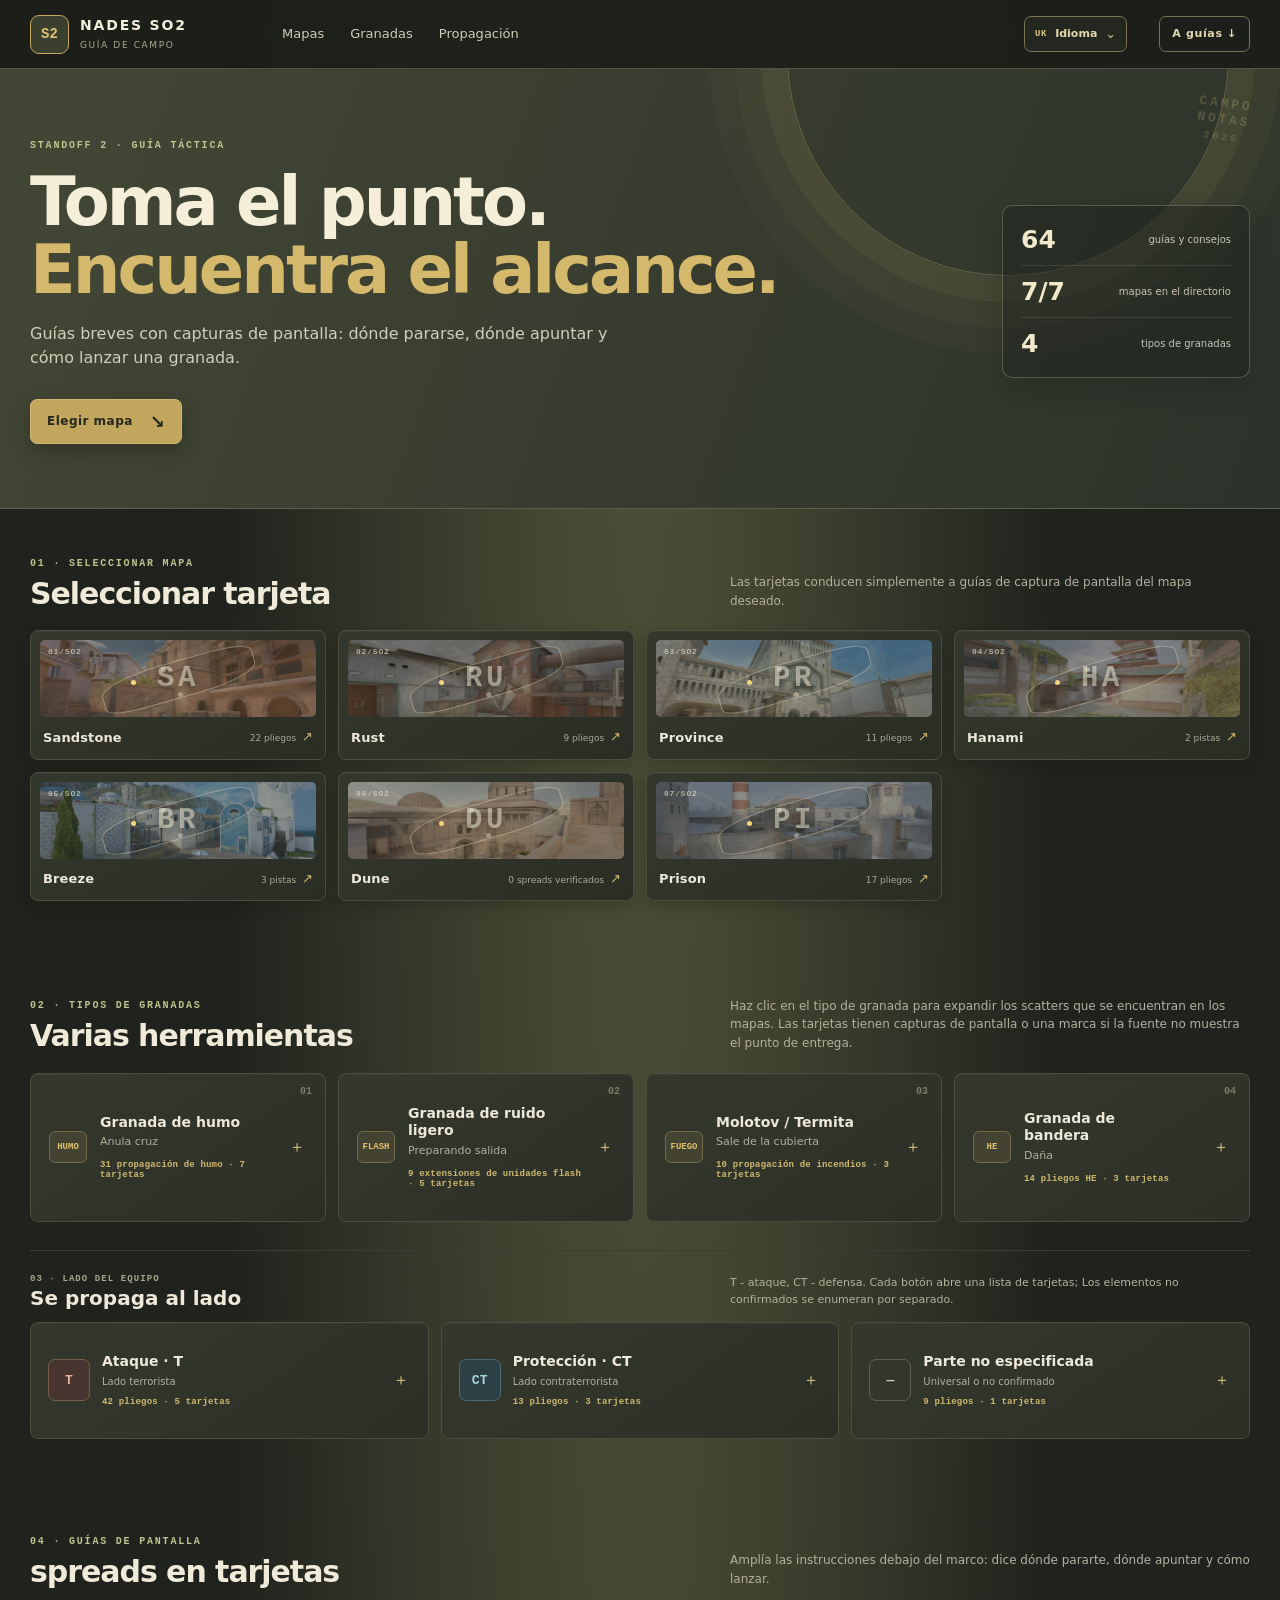
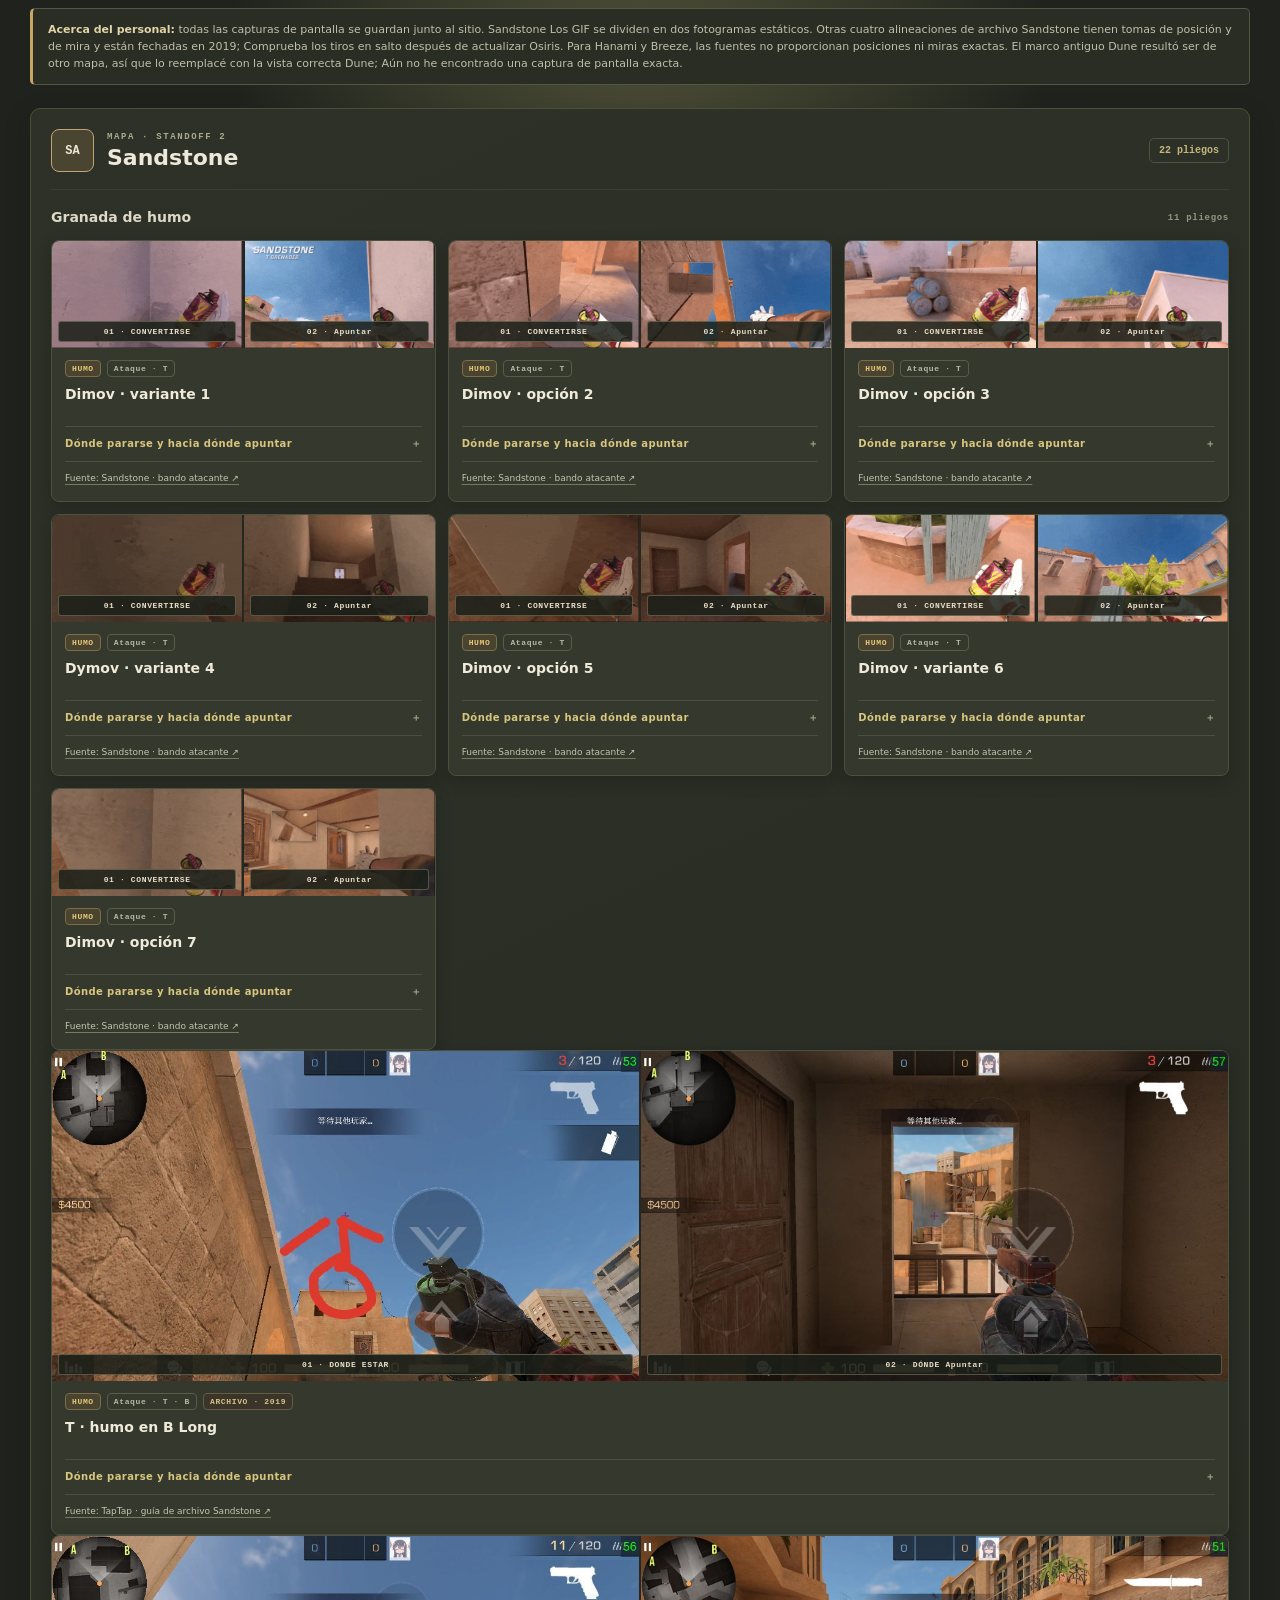
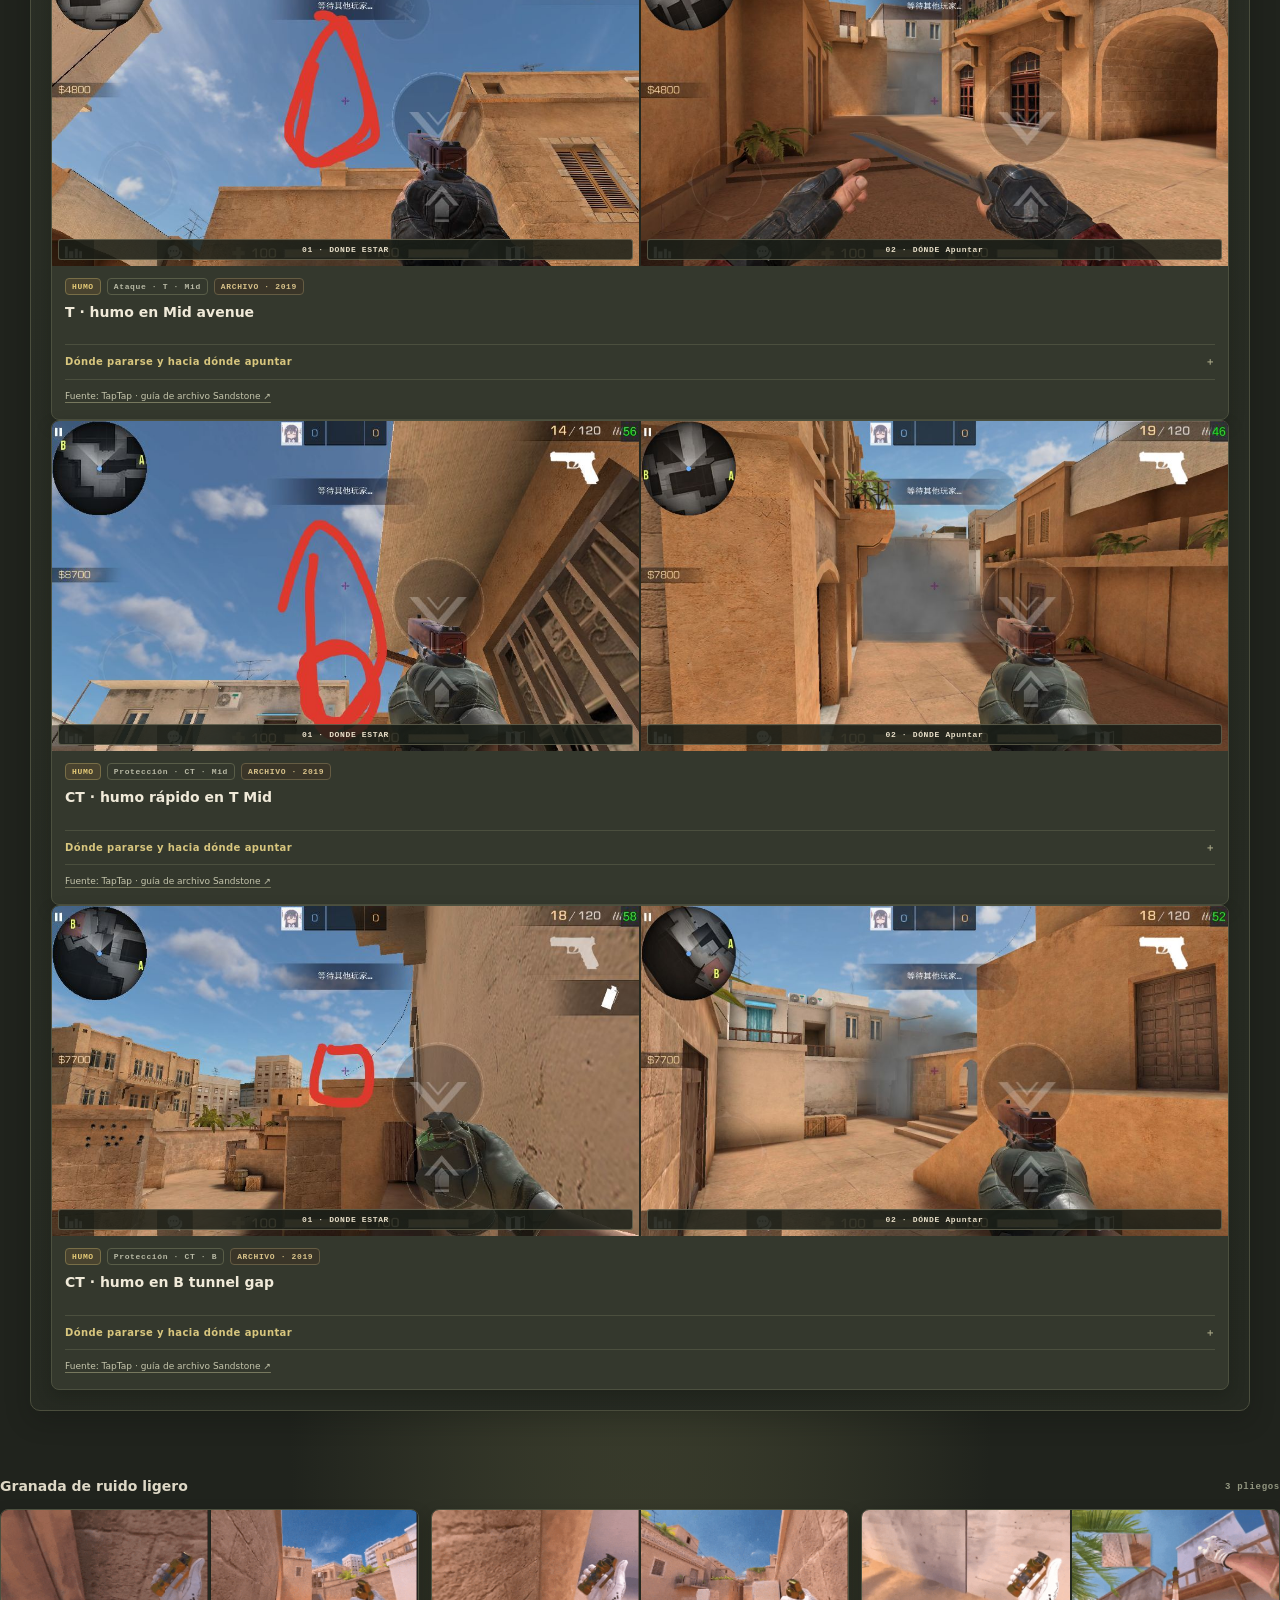
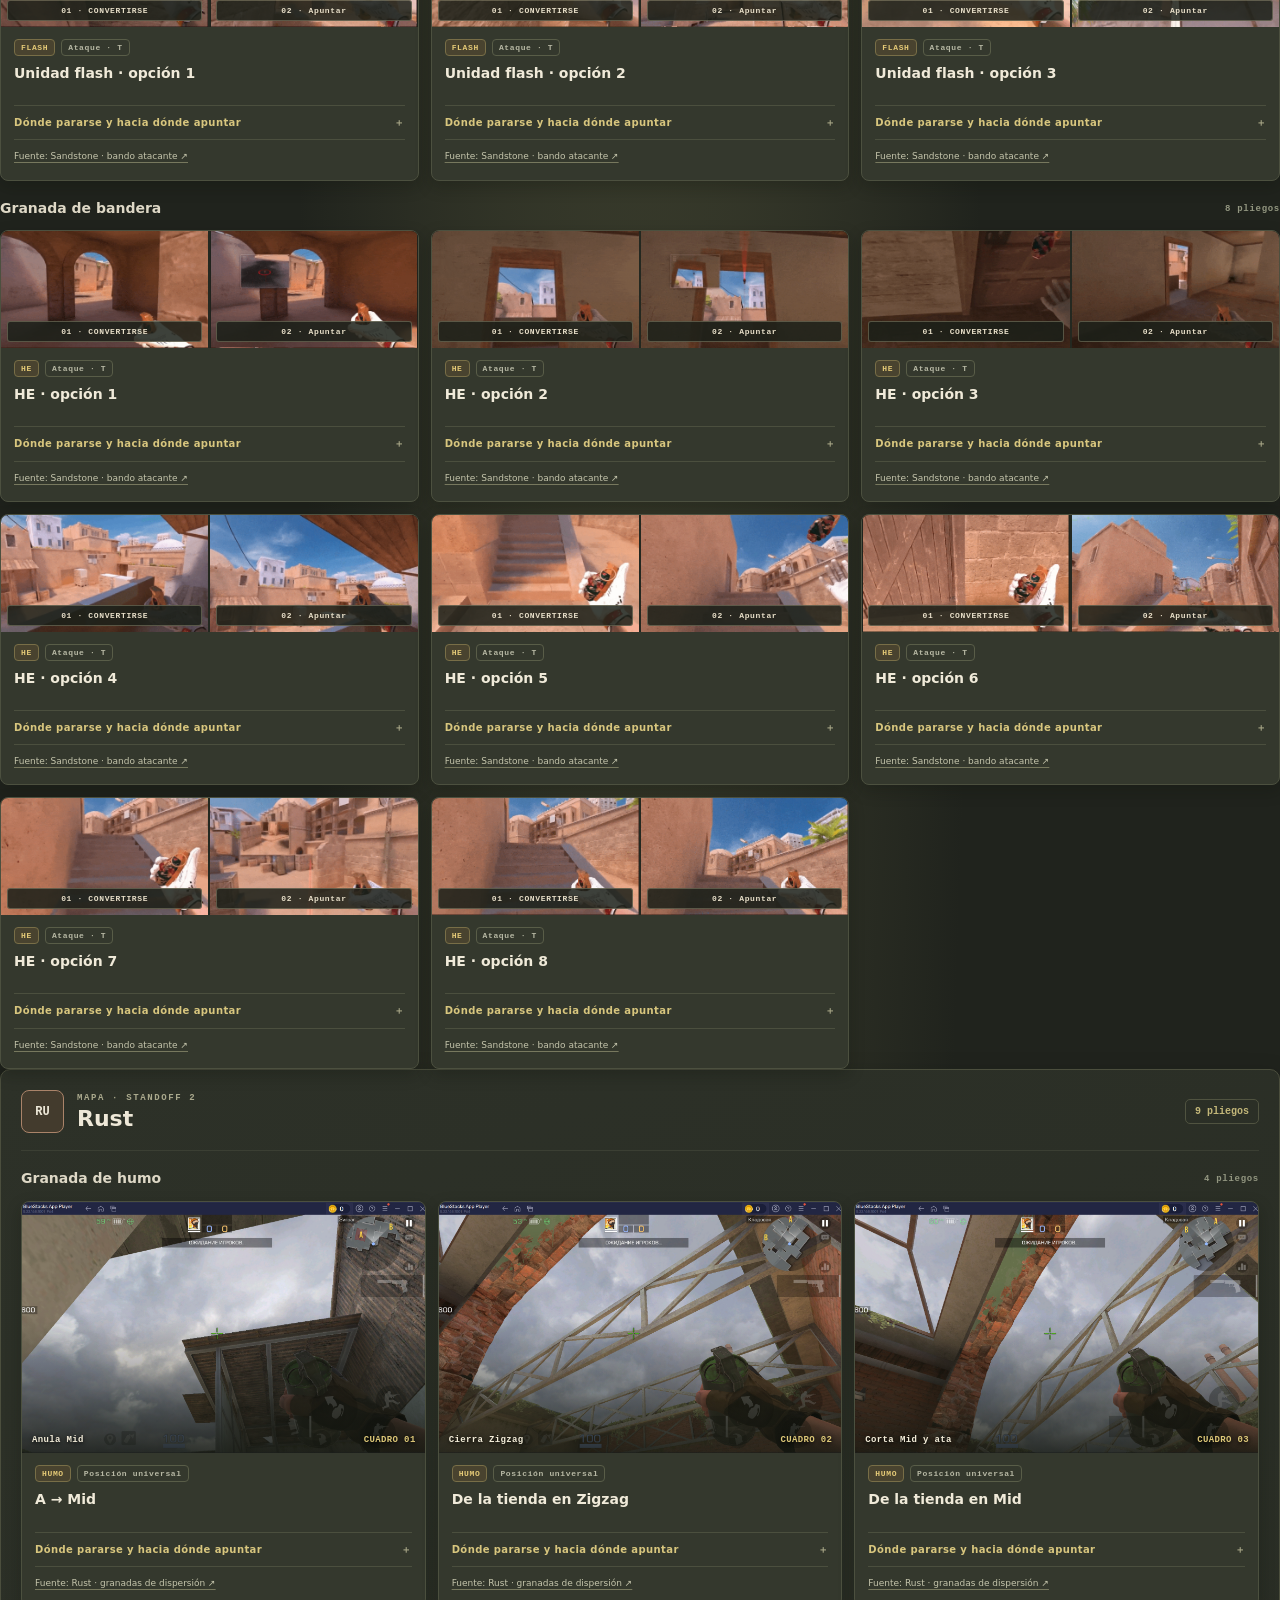
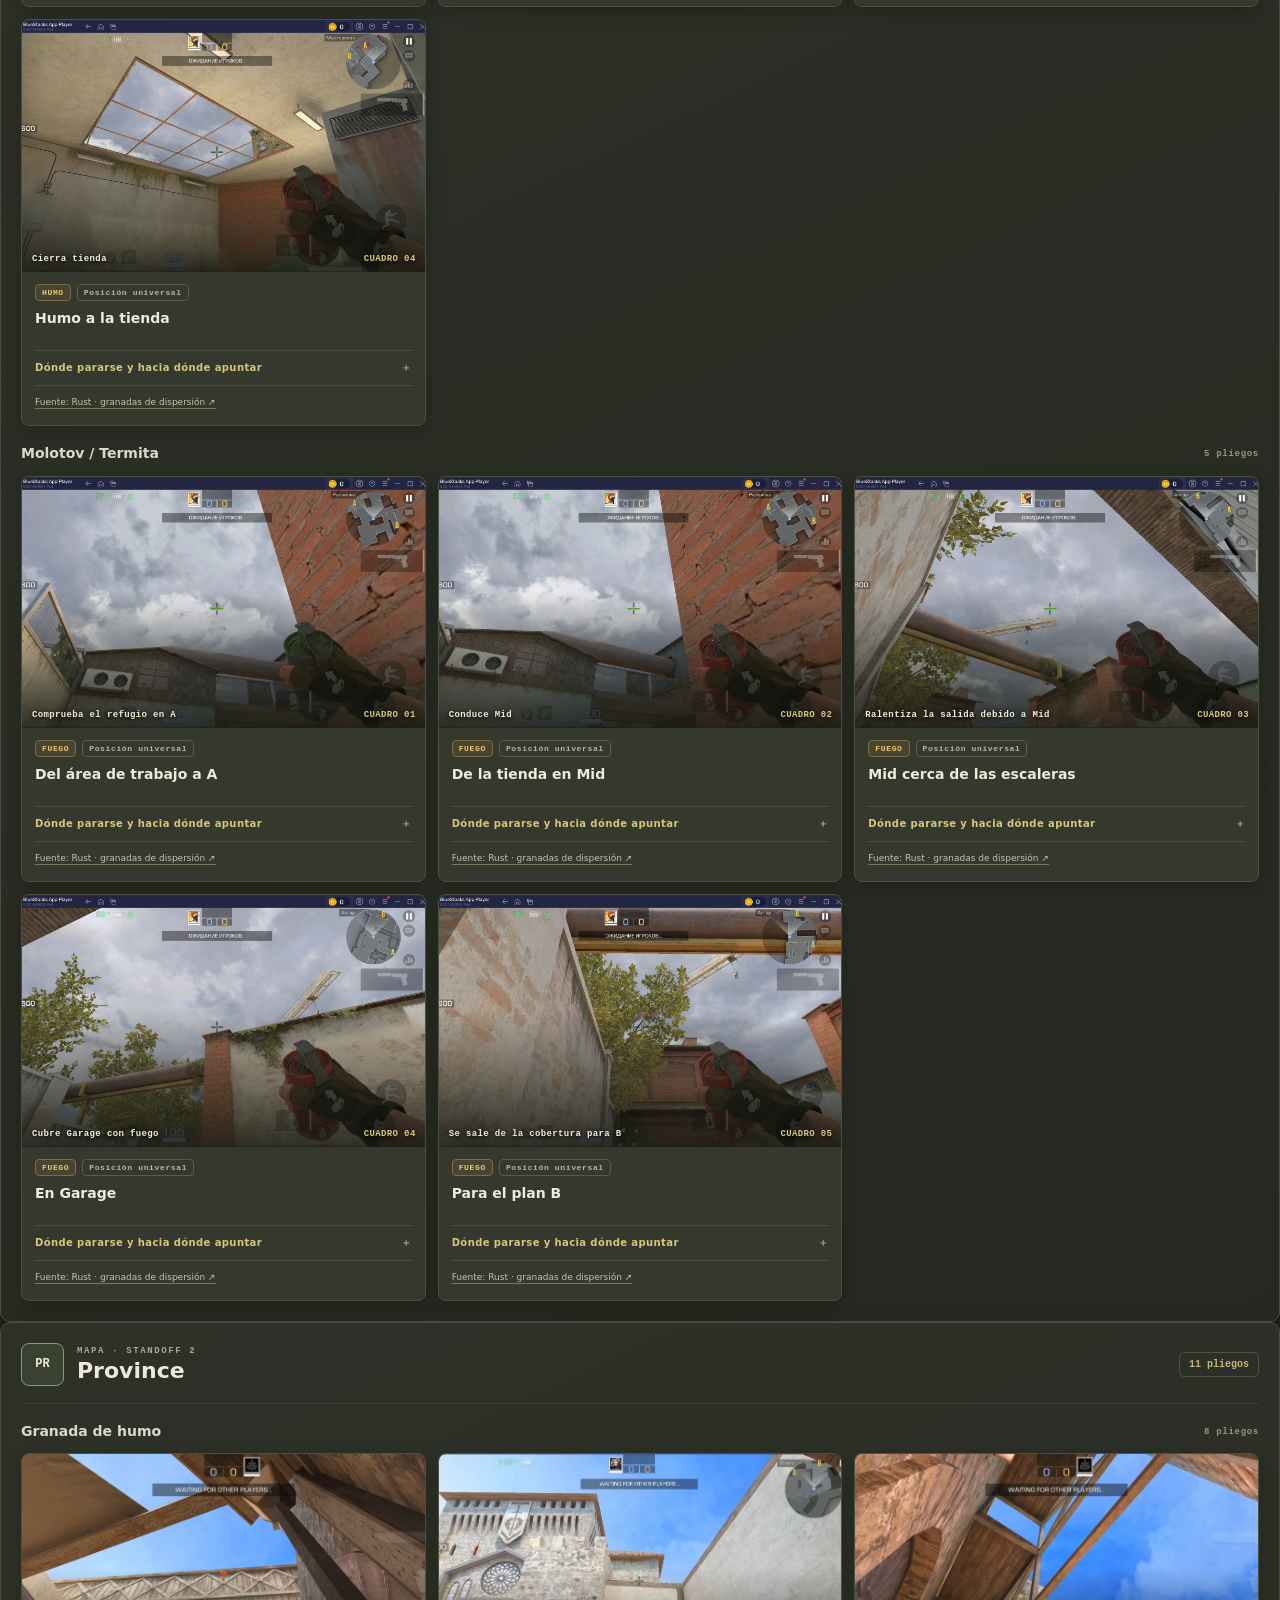
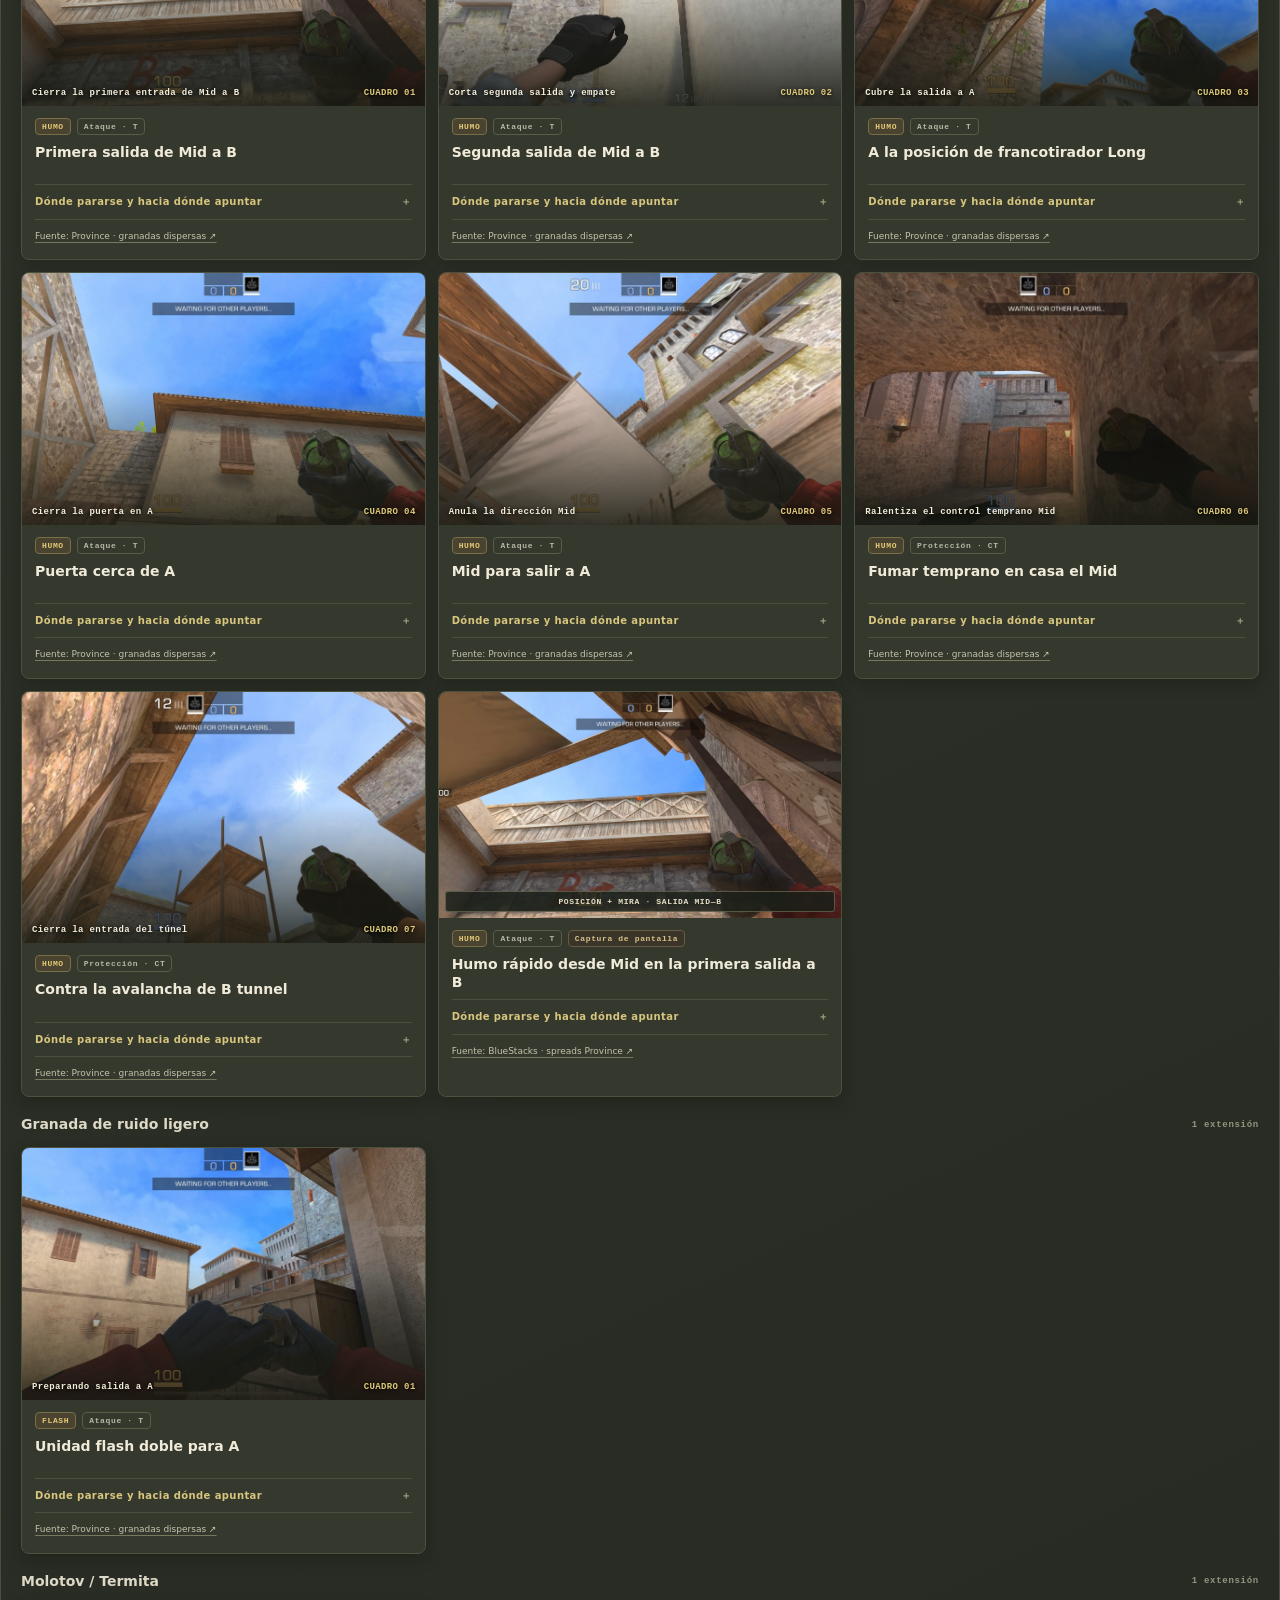
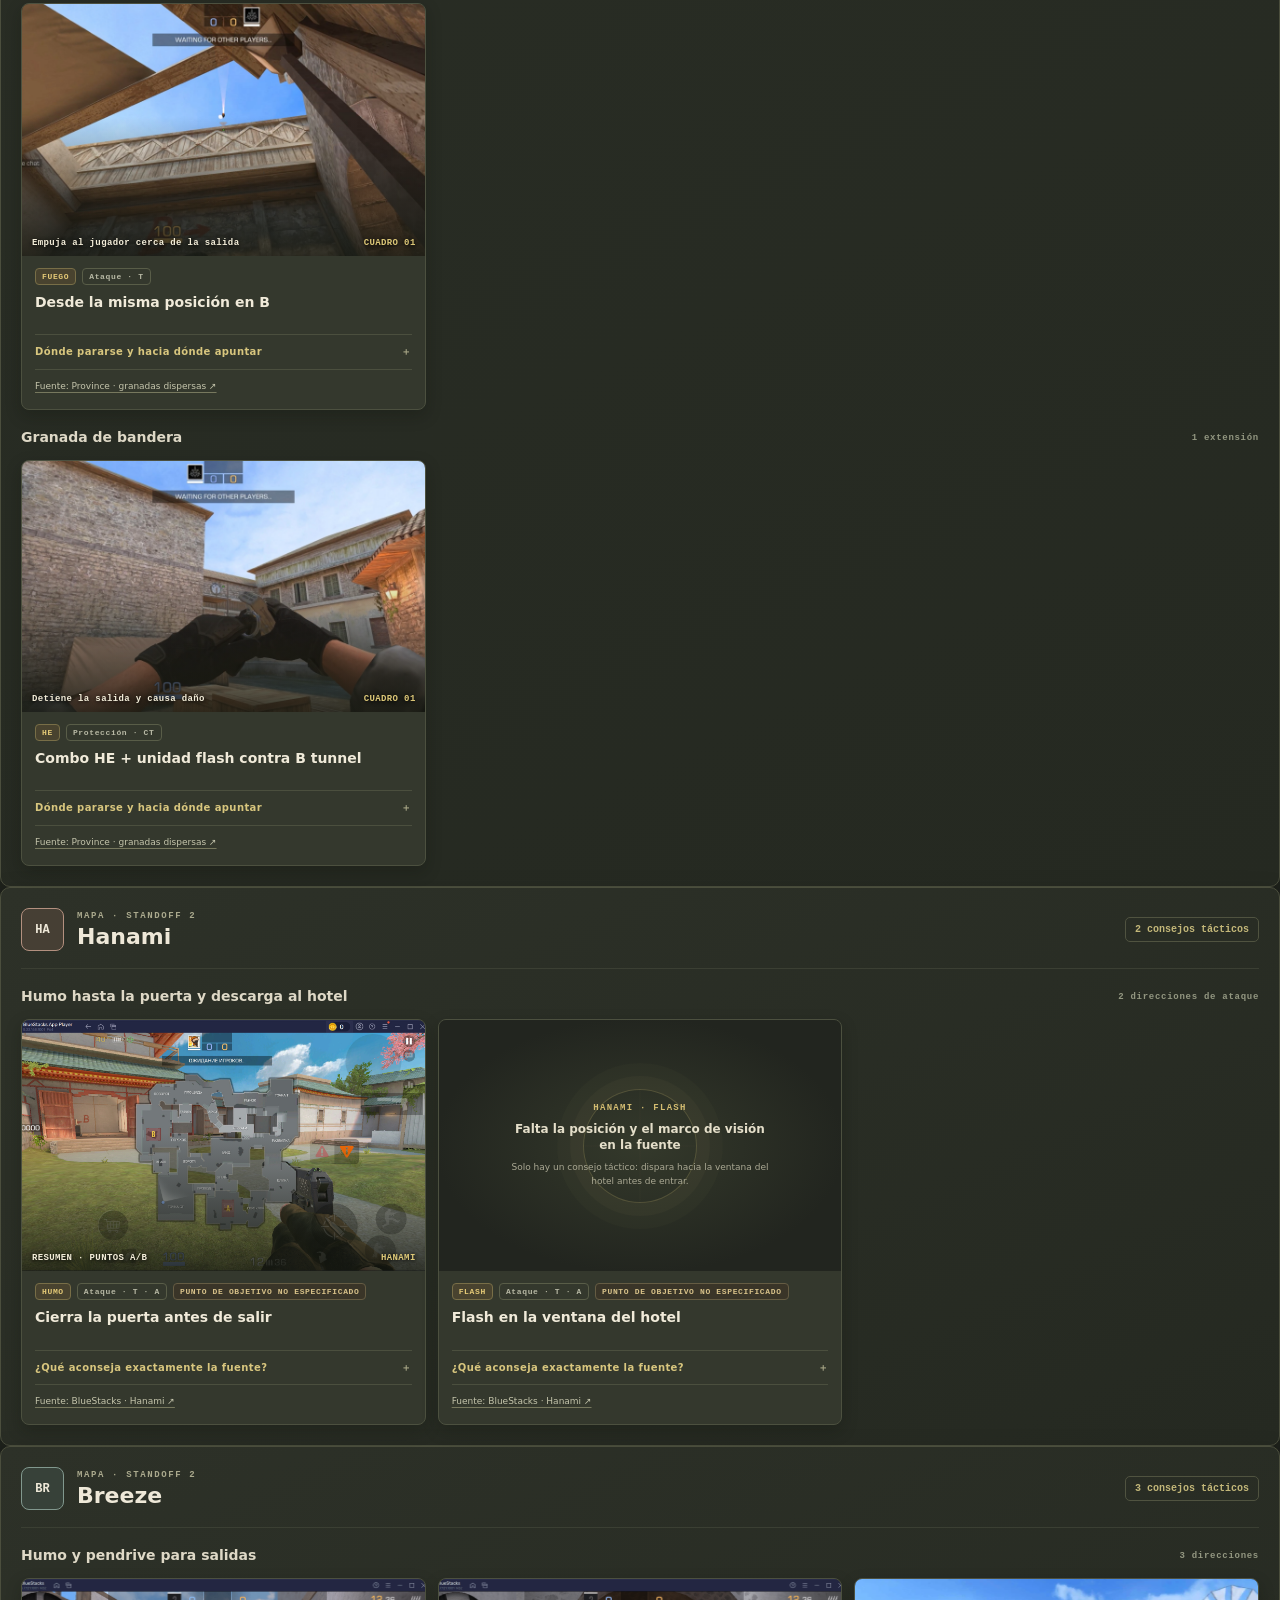
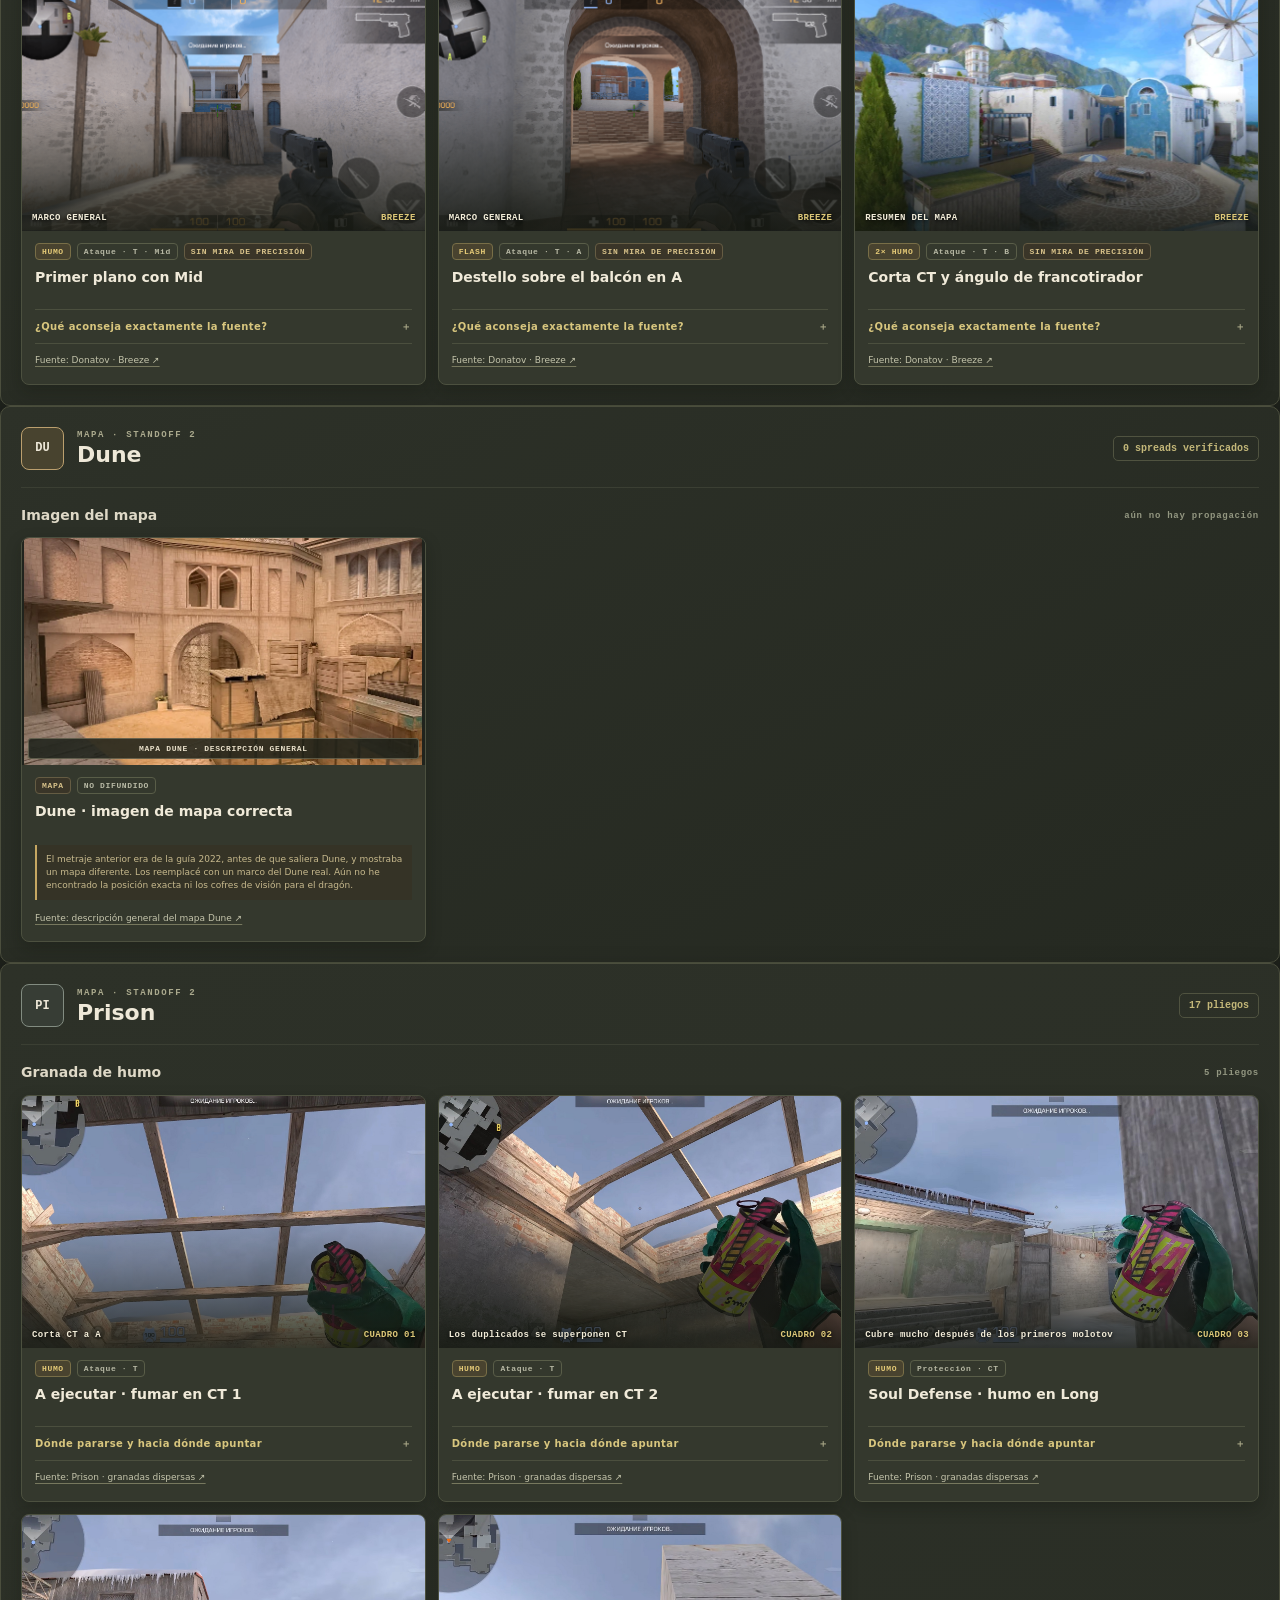
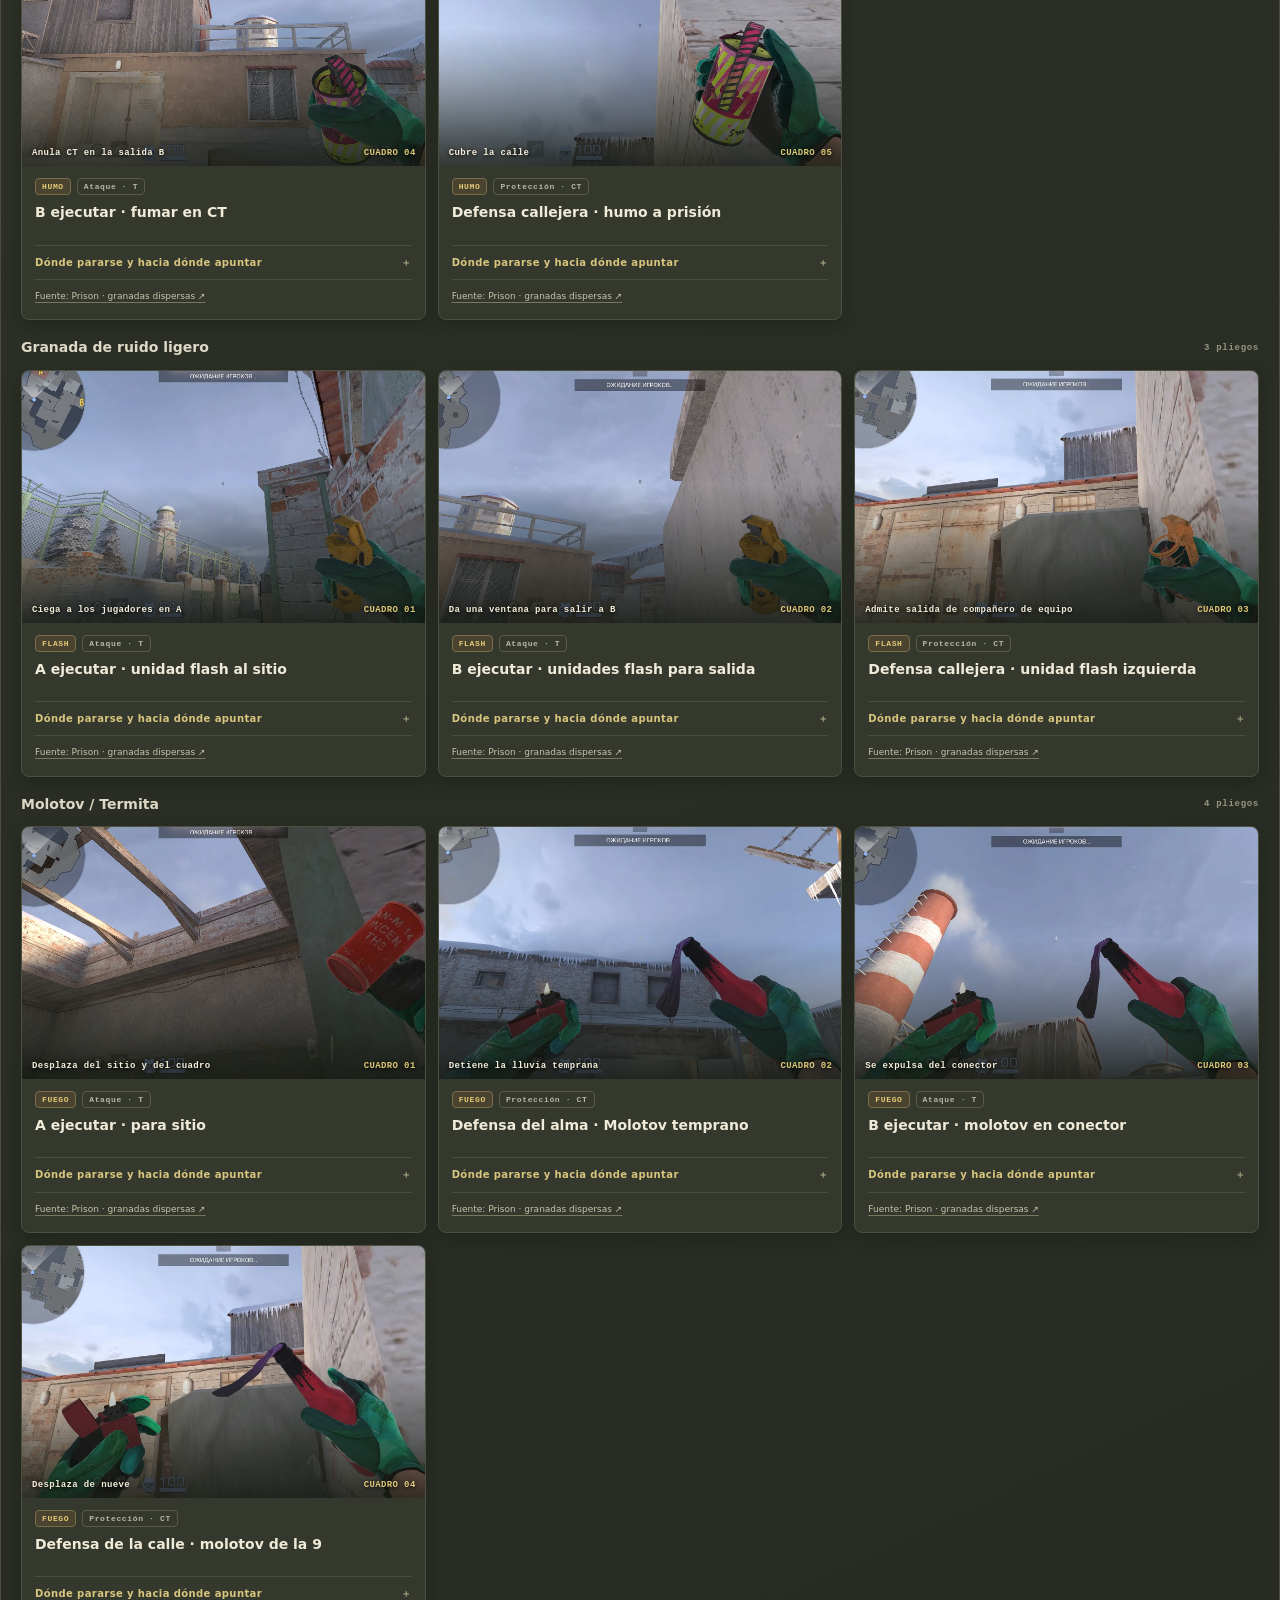
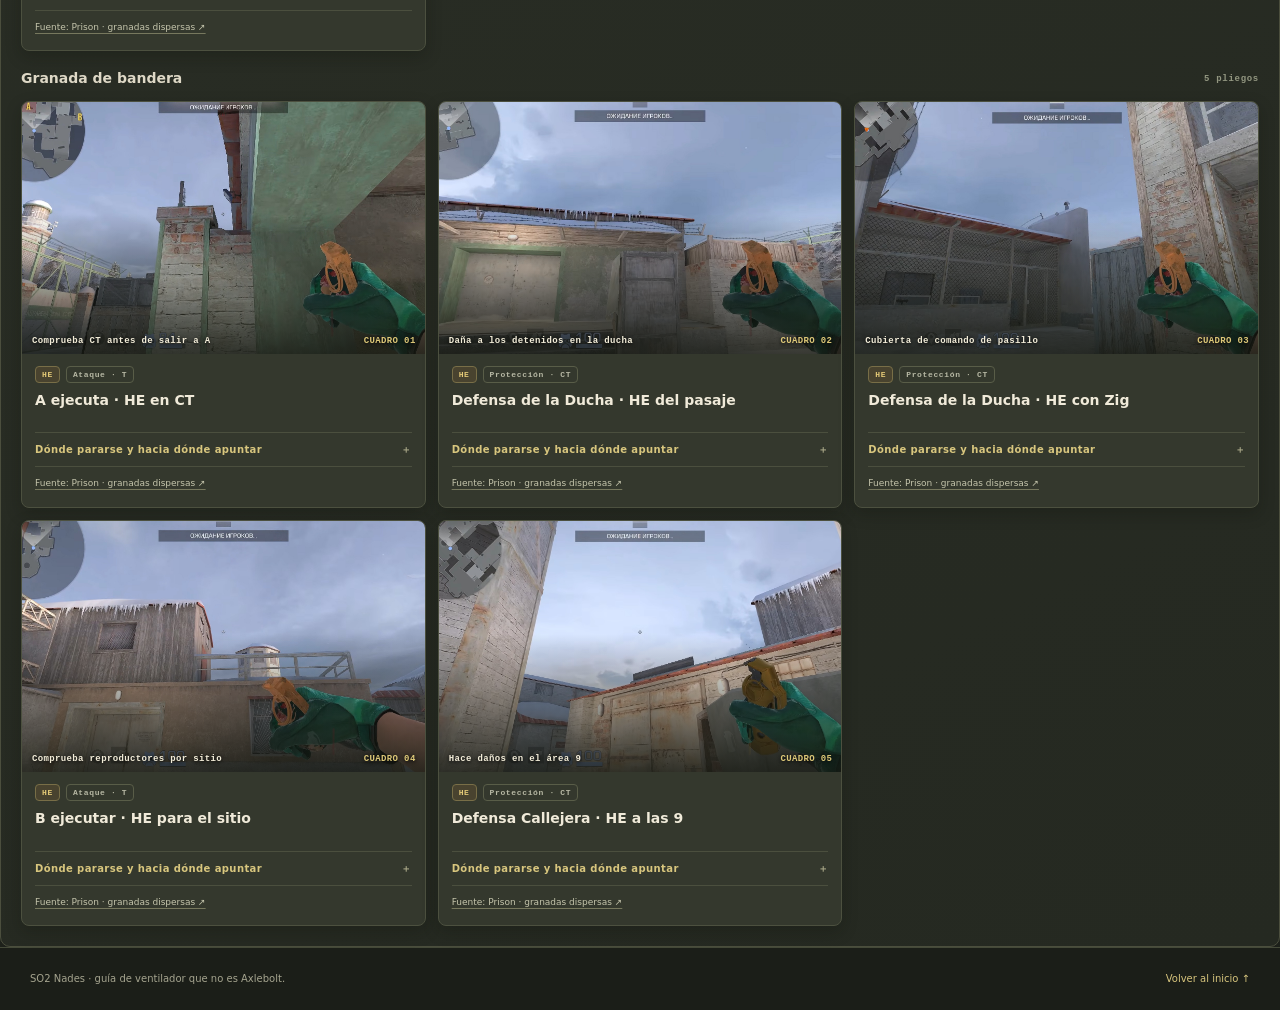
<file: es.html>
<!doctype html>
<html lang="es">
<head>
  <meta charset="utf-8">
  <meta name="viewport" content="ancho=ancho-dispositivo, escala-inicial=1">
  <meta name="theme-color" content="#262a21">
  <meta name="description" content="Capturas de pantalla Standoff 2: posición, mira y lanzamiento de mapas y granadas.">
  <title>SO2 Nades: captura de pantalla extendida Standoff 2</title>
  <link rel="stylesheet" href="field-guide.css">
</head>
<body>
  <header class="topbar" id="top"><div class="page-wrap topbar-inner"><a class="brand" href="#top"><span class="brand-mark">S2</span><span><b>NADES SO2</b><small>GUÍA DE CAMPO</small></span></a><nav aria-label="Navegación"><a href="#maps">Mapas</a><a href="#grenades">Granadas</a><a href="#lineups">Propagación</a></nav><details class="language-menu"><summary aria-label="Idioma"><span class="language-code">UK</span><span class="language-label">Idioma</span><span class="language-caret" aria-hidden="true">⌄</span></summary><div class="language-options"><a class="language-option" href="index.html" lang="uk" aria-current="page"><span class="language-option-code">UK</span><span>ucraniano</span></a><a class="language-option" href="en.html" lang="en"><span class="language-option-code">EN</span><span>Inglés</span></a><a class="language-option" href="zh.html" lang="zh-CN"><span class="language-option-code">ZH</span><span>中文（简体）</span></a><a class="language-option" href="hi.html" lang="hi"><span class="language-option-code">HI</span><span>हिन्दी</span></a><a class="language-option" href="es.html" lang="es"><span class="language-option-code">ES</span><span>English</span></a><a class="language-option" href="ar.html" lang="ar"><span class="language-option-code">AR</span><span>العربية</span></a><a class="language-option" href="fr.html" lang="fr"><span class="language-option-code">FR</span><span>Francés</span></a><a class="language-option" href="bn.html" lang="bn"><span class="language-option-code">BN</span><span>बांगला</span></a><a class="language-option" href="pt.html" lang="pt"><span class="language-option-code">PT</span><span>Portugués</span></a><a class="language-option" href="ru.html" lang="ru"><span class="language-option-code">RU</span><span>ruso</span></a></div></details><a class="top-action" href="#lineups">A guías ↓</a></div></header>
  <main>
    <section class="hero"><div class="page-wrap hero-grid"><div class="hero-copy"><p class="eyebrow">STANDOFF 2 · GUÍA TÁCTICA</p><h1>Toma el punto.<br><em>Encuentra el alcance.</em></h1><p class="hero-lede">Guías breves con capturas de pantalla: dónde pararse, dónde apuntar y cómo lanzar una granada.</p><a class="primary-link" href="#maps">Elegir mapa  <span>↘</span></a></div><aside class="hero-stats"><div><strong>64</strong><span>guías y consejos</span></div><div><strong>7/7</strong><span>mapas en el directorio</span></div><div><strong>4</strong><span>tipos de granadas</span></div></aside></div><div class="hero-stamp">CAMPO<br>NOTAS<br><span>2026</span></div></section>
    <section class="page-wrap section-block" id="maps"><div class="section-title"><div><p class="eyebrow">01 · SELECCIONAR MAPA</p><h2>Seleccionar tarjeta</h2></div><p>Las tarjetas conducen simplemente a guías de captura de pantalla del mapa deseado.</p></div><div class="map-grid">
      <a class="map-card" href="#sandstone" style="--map-color:#b9955d"><span class="map-art"><img src="assets/map-sandstone.webp" loading="lazy" alt=""><span class="map-index">01/SO2</span><b>SA</b><i></i></span><span class="map-info"><b>Sandstone</b><small>22 pliegos  <i>↗</i></small></span></a>
      <a class="map-card" href="#rust" style="--map-color:#9b684d"><span class="map-art"><img src="assets/map-rust.webp" loading="lazy" alt=""><span class="map-index">02/SO2</span><b>RU</b><i></i></span><span class="map-info"><b>Rust</b><small>9 pliegos  <i>↗</i></small></span></a>
      <a class="map-card" href="#province" style="--map-color:#74865d"><span class="map-art"><img src="assets/map-province.webp" loading="lazy" alt=""><span class="map-index">03/SO2</span><b>PR</b><i></i></span><span class="map-info"><b>Province</b><small>11 pliegos  <i>↗</i></small></span></a>
      <a class="map-card" href="#hanami" style="--map-color:#a77a6b"><span class="map-art"><img src="assets/map-hanami.webp" loading="lazy" alt=""><span class="map-index">04/SO2</span><b>HA</b><i></i></span><span class="map-info"><b>Hanami</b><small>2 pistas  <i>↗</i></small></span></a>
      <a class="map-card" href="#breeze" style="--map-color:#64857f"><span class="map-art"><img src="assets/map-breeze.webp" loading="lazy" alt=""><span class="map-index">05/SO2</span><b>BR</b><i></i></span><span class="map-info"><b>Breeze</b><small>3 pistas  <i>↗</i></small></span></a>
      <a class="map-card" href="#dune" style="--map-color:#b18e54"><span class="map-art"><img src="assets/map-dune.webp" loading="lazy" alt=""><span class="map-index">06/SO2</span><b>DU</b><i></i></span><span class="map-info"><b>Dune</b><small>0 spreads verificados  <i>↗</i></small></span></a>
      <a class="map-card" href="#prison" style="--map-color:#65746d"><span class="map-art"><img src="assets/map-prison.webp" loading="lazy" alt=""><span class="map-index">07/SO2</span><b>PI</b><i></i></span><span class="map-info"><b>Prison</b><small>17 pliegos  <i>↗</i></small></span></a>
    </div></section>
    <section class="page-wrap section-block" id="grenades"><div class="section-title"><div><p class="eyebrow">02 · TIPOS DE GRANADAS</p><h2>Varias herramientas</h2></div><p>Haz clic en el tipo de granada para expandir los scatters que se encuentran en los mapas. Las tarjetas tienen capturas de pantalla o una marca si la fuente no muestra el punto de entrega.</p></div><div class="type-grid"><details class="type-card type-picker">
  <summary><span class="type-number">01</span><span class="type-icon">HUMO</span><span class="type-picker-copy"><strong>Granada de humo</strong><small>Anula cruz</small><b>31 propagación de humo · 7 tarjetas</b></span><span class="type-chevron" aria-hidden="true">＋</span></summary>
  <div class="type-results"><p>Todos los spreads de este tipo. Haga clic en el nombre para ir a las instrucciones en el mapa.</p><div class="type-results-grid">
    <section class="type-result-map"><h4>Breeze</h4><ul>
      <li><a href="#lineup-breeze-smoke-1"><span>HUMO</span>Primer plano con Mid<b aria-hidden="true">↗</b></a></li>
      <li><a href="#lineup-breeze-smoke-3"><span>2× HUMO</span>Corta CT y ángulo de francotirador<b aria-hidden="true">↗</b></a></li>
    </ul></section>
    <section class="type-result-map"><h4>Hanami</h4><ul>
      <li><a href="#lineup-hanami-smoke-1"><span>HUMO</span>Cierra la puerta antes de salir<b aria-hidden="true">↗</b></a></li>
    </ul></section>
    <section class="type-result-map"><h4>Prison</h4><ul>
      <li><a href="#lineup-prison-smoke-1"><span>HUMO</span>A ejecutar · fumar en CT 1<b aria-hidden="true">↗</b></a></li>
      <li><a href="#lineup-prison-smoke-2"><span>HUMO</span>A ejecutar · fumar en CT 2<b aria-hidden="true">↗</b></a></li>
      <li><a href="#lineup-prison-smoke-3"><span>HUMO</span>Soul Defense · humo en Long<b aria-hidden="true">↗</b></a></li>
      <li><a href="#lineup-prison-smoke-4"><span>HUMO</span>B ejecutar · fumar en CT<b aria-hidden="true">↗</b></a></li>
      <li><a href="#lineup-prison-smoke-5"><span>HUMO</span>Defensa callejera · humo a prisión<b aria-hidden="true">↗</b></a></li>
    </ul></section>
    <section class="type-result-map"><h4>Province</h4><ul>
      <li><a href="#lineup-province-smoke-1"><span>HUMO</span>Primera salida de Mid a B<b aria-hidden="true">↗</b></a></li>
      <li><a href="#lineup-province-smoke-2"><span>HUMO</span>Segunda salida de Mid a B<b aria-hidden="true">↗</b></a></li>
      <li><a href="#lineup-province-smoke-3"><span>HUMO</span>A la posición de francotirador Long<b aria-hidden="true">↗</b></a></li>
      <li><a href="#lineup-province-smoke-4"><span>HUMO</span>Puerta cerca de A<b aria-hidden="true">↗</b></a></li>
      <li><a href="#lineup-province-smoke-5"><span>HUMO</span>Mid para salir a A<b aria-hidden="true">↗</b></a></li>
      <li><a href="#lineup-province-smoke-6"><span>HUMO</span>Fumar temprano en casa el Mid<b aria-hidden="true">↗</b></a></li>
      <li><a href="#lineup-province-smoke-7"><span>HUMO</span>Contra la avalancha de B tunnel<b aria-hidden="true">↗</b></a></li>
      <li><a href="#lineup-province-smoke-8"><span>HUMO</span>Humo rápido desde Mid en la primera salida a B<b aria-hidden="true">↗</b></a></li>
    </ul></section>
    <section class="type-result-map"><h4>Rust</h4><ul>
      <li><a href="#lineup-rust-smoke-1"><span>HUMO</span>A → Mid<b aria-hidden="true">↗</b></a></li>
      <li><a href="#lineup-rust-smoke-2"><span>HUMO</span>De la tienda en Zigzag<b aria-hidden="true">↗</b></a></li>
      <li><a href="#lineup-rust-smoke-3"><span>HUMO</span>De la tienda en Mid<b aria-hidden="true">↗</b></a></li>
      <li><a href="#lineup-rust-smoke-4"><span>HUMO</span>Humo a la tienda<b aria-hidden="true">↗</b></a></li>
    </ul></section>
    <section class="type-result-map"><h4>Sandstone</h4><ul>
      <li><a href="#lineup-sandstone-smoke-1"><span>HUMO</span>Dimov · variante 1<b aria-hidden="true">↗</b></a></li>
      <li><a href="#lineup-sandstone-smoke-2"><span>HUMO</span>Dimov · opción 2<b aria-hidden="true">↗</b></a></li>
      <li><a href="#lineup-sandstone-smoke-3"><span>HUMO</span>Dimov · opción 3<b aria-hidden="true">↗</b></a></li>
      <li><a href="#lineup-sandstone-smoke-4"><span>HUMO</span>Dymov · variante 4<b aria-hidden="true">↗</b></a></li>
      <li><a href="#lineup-sandstone-smoke-5"><span>HUMO</span>Dimov · opción 5<b aria-hidden="true">↗</b></a></li>
      <li><a href="#lineup-sandstone-smoke-6"><span>HUMO</span>Dimov · variante 6<b aria-hidden="true">↗</b></a></li>
      <li><a href="#lineup-sandstone-smoke-7"><span>HUMO</span>Dimov · opción 7<b aria-hidden="true">↗</b></a></li>
      <li><a href="#lineup-sandstone-smoke-19"><span>HUMO</span>T · humo en B Long<b aria-hidden="true">↗</b></a></li>
      <li><a href="#lineup-sandstone-smoke-20"><span>HUMO</span>T · humo en Mid avenue<b aria-hidden="true">↗</b></a></li>
      <li><a href="#lineup-sandstone-smoke-21"><span>HUMO</span>CT · humo rápido en T Mid<b aria-hidden="true">↗</b></a></li>
      <li><a href="#lineup-sandstone-smoke-22"><span>HUMO</span>CT · humo en B tunnel gap<b aria-hidden="true">↗</b></a></li>
    </ul></section>
  </div></div></details>

<details class="type-card type-picker">
  <summary><span class="type-number">02</span><span class="type-icon">FLASH</span><span class="type-picker-copy"><strong>Granada de ruido ligero</strong><small>Preparando salida</small><b>9 extensiones de unidades flash · 5 tarjetas</b></span><span class="type-chevron" aria-hidden="true">＋</span></summary>
  <div class="type-results"><p>Todos los spreads de este tipo. Haga clic en el nombre para ir a las instrucciones en el mapa.</p><div class="type-results-grid">
    <section class="type-result-map"><h4>Breeze</h4><ul>
      <li><a href="#lineup-breeze-flash-2"><span>FLASH</span>Destello sobre el balcón en A<b aria-hidden="true">↗</b></a></li>
    </ul></section>
    <section class="type-result-map"><h4>Hanami</h4><ul>
      <li><a href="#lineup-hanami-flash-2"><span>FLASH</span>Flash en la ventana del hotel<b aria-hidden="true">↗</b></a></li>
    </ul></section>
    <section class="type-result-map"><h4>Prison</h4><ul>
      <li><a href="#lineup-prison-flash-6"><span>FLASH</span>A ejecutar · unidad flash al sitio<b aria-hidden="true">↗</b></a></li>
      <li><a href="#lineup-prison-flash-7"><span>FLASH</span>B ejecutar · unidades flash para salida<b aria-hidden="true">↗</b></a></li>
      <li><a href="#lineup-prison-flash-8"><span>FLASH</span>Defensa callejera · unidad flash izquierda<b aria-hidden="true">↗</b></a></li>
    </ul></section>
    <section class="type-result-map"><h4>Province</h4><ul>
      <li><a href="#lineup-province-flash-8"><span>FLASH</span>Unidad flash doble para A<b aria-hidden="true">↗</b></a></li>
    </ul></section>
    <section class="type-result-map"><h4>Sandstone</h4><ul>
      <li><a href="#lineup-sandstone-flash-8"><span>FLASH</span>Unidad flash · opción 1<b aria-hidden="true">↗</b></a></li>
      <li><a href="#lineup-sandstone-flash-9"><span>FLASH</span>Unidad flash · opción 2<b aria-hidden="true">↗</b></a></li>
      <li><a href="#lineup-sandstone-flash-10"><span>FLASH</span>Unidad flash · opción 3<b aria-hidden="true">↗</b></a></li>
    </ul></section>
  </div></div></details>

<details class="type-card type-picker">
  <summary><span class="type-number">03</span><span class="type-icon">FUEGO</span><span class="type-picker-copy"><strong>Molotov / Termita</strong><small>Sale de la cubierta</small><b>10 propagación de incendios · 3 tarjetas</b></span><span class="type-chevron" aria-hidden="true">＋</span></summary>
  <div class="type-results"><p>Todos los spreads de este tipo. Haga clic en el nombre para ir a las instrucciones en el mapa.</p><div class="type-results-grid">
    <section class="type-result-map"><h4>Prison</h4><ul>
      <li><a href="#lineup-prison-fire-9"><span>FUEGO</span>A ejecutar · para sitio<b aria-hidden="true">↗</b></a></li>
      <li><a href="#lineup-prison-fire-10"><span>FUEGO</span>Defensa del alma · Molotov temprano<b aria-hidden="true">↗</b></a></li>
      <li><a href="#lineup-prison-fire-11"><span>FUEGO</span>B ejecutar · molotov en conector<b aria-hidden="true">↗</b></a></li>
      <li><a href="#lineup-prison-fire-12"><span>FUEGO</span>Defensa de la calle · molotov de la 9<b aria-hidden="true">↗</b></a></li>
    </ul></section>
    <section class="type-result-map"><h4>Province</h4><ul>
      <li><a href="#lineup-province-fire-9"><span>FUEGO</span>Desde la misma posición en B<b aria-hidden="true">↗</b></a></li>
    </ul></section>
    <section class="type-result-map"><h4>Rust</h4><ul>
      <li><a href="#lineup-rust-fire-5"><span>FUEGO</span>Del área de trabajo a A<b aria-hidden="true">↗</b></a></li>
      <li><a href="#lineup-rust-fire-6"><span>FUEGO</span>De la tienda en Mid<b aria-hidden="true">↗</b></a></li>
      <li><a href="#lineup-rust-fire-7"><span>FUEGO</span>Mid cerca de las escaleras<b aria-hidden="true">↗</b></a></li>
      <li><a href="#lineup-rust-fire-8"><span>FUEGO</span>En Garage<b aria-hidden="true">↗</b></a></li>
      <li><a href="#lineup-rust-fire-9"><span>FUEGO</span>Para el plan B<b aria-hidden="true">↗</b></a></li>
    </ul></section>
  </div></div></details>

<details class="type-card type-picker">
  <summary><span class="type-number">04</span><span class="type-icon">HE</span><span class="type-picker-copy"><strong>Granada de bandera</strong><small>Daña</small><b>14 pliegos HE · 3 tarjetas</b></span><span class="type-chevron" aria-hidden="true">＋</span></summary>
  <div class="type-results"><p>Todos los spreads de este tipo. Haga clic en el nombre para ir a las instrucciones en el mapa.</p><div class="type-results-grid">
    <section class="type-result-map"><h4>Prison</h4><ul>
      <li><a href="#lineup-prison-he-13"><span>HE</span>A ejecuta · HE en CT<b aria-hidden="true">↗</b></a></li>
      <li><a href="#lineup-prison-he-14"><span>HE</span>Defensa de la Ducha · HE del pasaje<b aria-hidden="true">↗</b></a></li>
      <li><a href="#lineup-prison-he-15"><span>HE</span>Defensa de la Ducha · HE con Zig<b aria-hidden="true">↗</b></a></li>
      <li><a href="#lineup-prison-he-16"><span>HE</span>B ejecutar · HE para el sitio<b aria-hidden="true">↗</b></a></li>
      <li><a href="#lineup-prison-he-17"><span>HE</span>Defensa Callejera · HE a las 9<b aria-hidden="true">↗</b></a></li>
    </ul></section>
    <section class="type-result-map"><h4>Province</h4><ul>
      <li><a href="#lineup-province-he-10"><span>HE</span>Combo HE + unidad flash contra B tunnel<b aria-hidden="true">↗</b></a></li>
    </ul></section>
    <section class="type-result-map"><h4>Sandstone</h4><ul>
      <li><a href="#lineup-sandstone-he-11"><span>HE</span>HE · opción 1<b aria-hidden="true">↗</b></a></li>
      <li><a href="#lineup-sandstone-he-12"><span>HE</span>HE · opción 2<b aria-hidden="true">↗</b></a></li>
      <li><a href="#lineup-sandstone-he-13"><span>HE</span>HE · opción 3<b aria-hidden="true">↗</b></a></li>
      <li><a href="#lineup-sandstone-he-14"><span>HE</span>HE · opción 4<b aria-hidden="true">↗</b></a></li>
      <li><a href="#lineup-sandstone-he-15"><span>HE</span>HE · opción 5<b aria-hidden="true">↗</b></a></li>
      <li><a href="#lineup-sandstone-he-16"><span>HE</span>HE · opción 6<b aria-hidden="true">↗</b></a></li>
      <li><a href="#lineup-sandstone-he-17"><span>HE</span>HE · opción 7<b aria-hidden="true">↗</b></a></li>
      <li><a href="#lineup-sandstone-he-18"><span>HE</span>HE · opción 8<b aria-hidden="true">↗</b></a></li>
    </ul></section>
  </div></div></details>
  </div>
<div class="side-divider">
  <div class="side-title"><div><p class="eyebrow">03 · LADO DEL EQUIPO</p><h3>Se propaga al lado</h3></div><p>T - ataque, CT - defensa. Cada botón abre una lista de tarjetas; Los elementos no confirmados se enumeran por separado.</p></div>
  <div class="side-grid"><details class="side-card side-t">
  <summary><span class="side-mark">T</span><span class="side-picker-copy"><strong>Ataque · T</strong><small>Lado terrorista</small><b>42 pliegos · 5 tarjetas</b></span><span class="type-chevron" aria-hidden="true">＋</span></summary>
  <div class="side-results"><p>Tiradas de ataque agrupadas por mapa. Selecciona un título para ir a la guía de capturas de pantalla.</p><div class="side-results-grid">    <section class="side-result-map"><h4>Sandstone</h4><ul>
      <li><a href="#lineup-sandstone-smoke-1"><span>HUMO</span>Dimov · variante 1<b aria-hidden="true">↗</b></a></li>
      <li><a href="#lineup-sandstone-smoke-2"><span>HUMO</span>Dimov · opción 2<b aria-hidden="true">↗</b></a></li>
      <li><a href="#lineup-sandstone-smoke-3"><span>HUMO</span>Dimov · opción 3<b aria-hidden="true">↗</b></a></li>
      <li><a href="#lineup-sandstone-smoke-4"><span>HUMO</span>Dymov · variante 4<b aria-hidden="true">↗</b></a></li>
      <li><a href="#lineup-sandstone-smoke-5"><span>HUMO</span>Dimov · opción 5<b aria-hidden="true">↗</b></a></li>
      <li><a href="#lineup-sandstone-smoke-6"><span>HUMO</span>Dimov · variante 6<b aria-hidden="true">↗</b></a></li>
      <li><a href="#lineup-sandstone-smoke-7"><span>HUMO</span>Dimov · opción 7<b aria-hidden="true">↗</b></a></li>
      <li><a href="#lineup-sandstone-smoke-19"><span>HUMO</span>T · humo en B Long<b aria-hidden="true">↗</b></a></li>
      <li><a href="#lineup-sandstone-smoke-20"><span>HUMO</span>T · humo en Mid avenue<b aria-hidden="true">↗</b></a></li>
      <li><a href="#lineup-sandstone-flash-8"><span>FLASH</span>Unidad flash · opción 1<b aria-hidden="true">↗</b></a></li>
      <li><a href="#lineup-sandstone-flash-9"><span>FLASH</span>Unidad flash · opción 2<b aria-hidden="true">↗</b></a></li>
      <li><a href="#lineup-sandstone-flash-10"><span>FLASH</span>Unidad flash · opción 3<b aria-hidden="true">↗</b></a></li>
      <li><a href="#lineup-sandstone-he-11"><span>HE</span>HE · opción 1<b aria-hidden="true">↗</b></a></li>
      <li><a href="#lineup-sandstone-he-12"><span>HE</span>HE · opción 2<b aria-hidden="true">↗</b></a></li>
      <li><a href="#lineup-sandstone-he-13"><span>HE</span>HE · opción 3<b aria-hidden="true">↗</b></a></li>
      <li><a href="#lineup-sandstone-he-14"><span>HE</span>HE · opción 4<b aria-hidden="true">↗</b></a></li>
      <li><a href="#lineup-sandstone-he-15"><span>HE</span>HE · opción 5<b aria-hidden="true">↗</b></a></li>
      <li><a href="#lineup-sandstone-he-16"><span>HE</span>HE · opción 6<b aria-hidden="true">↗</b></a></li>
      <li><a href="#lineup-sandstone-he-17"><span>HE</span>HE · opción 7<b aria-hidden="true">↗</b></a></li>
      <li><a href="#lineup-sandstone-he-18"><span>HE</span>HE · opción 8<b aria-hidden="true">↗</b></a></li>
    </ul></section>
    <section class="side-result-map"><h4>Province</h4><ul>
      <li><a href="#lineup-province-smoke-1"><span>HUMO</span>Primera salida de Mid a B<b aria-hidden="true">↗</b></a></li>
      <li><a href="#lineup-province-smoke-2"><span>HUMO</span>Segunda salida de Mid a B<b aria-hidden="true">↗</b></a></li>
      <li><a href="#lineup-province-smoke-3"><span>HUMO</span>A la posición de francotirador Long<b aria-hidden="true">↗</b></a></li>
      <li><a href="#lineup-province-smoke-4"><span>HUMO</span>Puerta cerca de A<b aria-hidden="true">↗</b></a></li>
      <li><a href="#lineup-province-smoke-5"><span>HUMO</span>Mid para salir a A<b aria-hidden="true">↗</b></a></li>
      <li><a href="#lineup-province-smoke-8"><span>HUMO</span>Humo rápido desde Mid en la primera salida a B<b aria-hidden="true">↗</b></a></li>
      <li><a href="#lineup-province-flash-8"><span>FLASH</span>Unidad flash doble para A<b aria-hidden="true">↗</b></a></li>
      <li><a href="#lineup-province-fire-9"><span>FUEGO</span>Desde la misma posición en B<b aria-hidden="true">↗</b></a></li>
    </ul></section>
    <section class="side-result-map"><h4>Hanami</h4><ul>
      <li><a href="#lineup-hanami-smoke-1"><span>HUMO</span>Cierra la puerta antes de salir<b aria-hidden="true">↗</b></a></li>
      <li><a href="#lineup-hanami-flash-2"><span>FLASH</span>Flash en la ventana del hotel<b aria-hidden="true">↗</b></a></li>
    </ul></section>
    <section class="side-result-map"><h4>Breeze</h4><ul>
      <li><a href="#lineup-breeze-smoke-1"><span>HUMO</span>Primer plano con Mid<b aria-hidden="true">↗</b></a></li>
      <li><a href="#lineup-breeze-flash-2"><span>FLASH</span>Destello sobre el balcón en A<b aria-hidden="true">↗</b></a></li>
      <li><a href="#lineup-breeze-smoke-3"><span>2× HUMO</span>Corta CT y ángulo de francotirador<b aria-hidden="true">↗</b></a></li>
    </ul></section>
    <section class="side-result-map"><h4>Prison</h4><ul>
      <li><a href="#lineup-prison-smoke-1"><span>HUMO</span>A ejecutar · fumar en CT 1<b aria-hidden="true">↗</b></a></li>
      <li><a href="#lineup-prison-smoke-2"><span>HUMO</span>A ejecutar · fumar en CT 2<b aria-hidden="true">↗</b></a></li>
      <li><a href="#lineup-prison-smoke-4"><span>HUMO</span>B ejecutar · fumar en CT<b aria-hidden="true">↗</b></a></li>
      <li><a href="#lineup-prison-flash-6"><span>FLASH</span>A ejecutar · unidad flash al sitio<b aria-hidden="true">↗</b></a></li>
      <li><a href="#lineup-prison-flash-7"><span>FLASH</span>B ejecutar · unidades flash para salida<b aria-hidden="true">↗</b></a></li>
      <li><a href="#lineup-prison-fire-9"><span>FUEGO</span>A ejecutar · para sitio<b aria-hidden="true">↗</b></a></li>
      <li><a href="#lineup-prison-fire-11"><span>FUEGO</span>B ejecutar · molotov en conector<b aria-hidden="true">↗</b></a></li>
      <li><a href="#lineup-prison-he-13"><span>HE</span>A ejecuta · HE en CT<b aria-hidden="true">↗</b></a></li>
      <li><a href="#lineup-prison-he-16"><span>HE</span>B ejecutar · HE para el sitio<b aria-hidden="true">↗</b></a></li>
    </ul></section>
  </div></div></details>
<details class="side-card side-ct">
  <summary><span class="side-mark">CT</span><span class="side-picker-copy"><strong>Protección · CT</strong><small>Lado contraterrorista</small><b>13 pliegos · 3 tarjetas</b></span><span class="type-chevron" aria-hidden="true">＋</span></summary>
  <div class="side-results"><p>Tiradas defensivas agrupadas por mapa. Selecciona un título para ir a una guía de capturas de pantalla.</p><div class="side-results-grid">    <section class="side-result-map"><h4>Sandstone</h4><ul>
      <li><a href="#lineup-sandstone-smoke-21"><span>HUMO</span>CT · humo rápido en T Mid<b aria-hidden="true">↗</b></a></li>
      <li><a href="#lineup-sandstone-smoke-22"><span>HUMO</span>CT · humo en B tunnel gap<b aria-hidden="true">↗</b></a></li>
    </ul></section>
    <section class="side-result-map"><h4>Province</h4><ul>
      <li><a href="#lineup-province-smoke-6"><span>HUMO</span>Fumar temprano en casa el Mid<b aria-hidden="true">↗</b></a></li>
      <li><a href="#lineup-province-smoke-7"><span>HUMO</span>Contra la avalancha de B tunnel<b aria-hidden="true">↗</b></a></li>
      <li><a href="#lineup-province-he-10"><span>HE</span>Combo HE + unidad flash contra B tunnel<b aria-hidden="true">↗</b></a></li>
    </ul></section>
    <section class="side-result-map"><h4>Prison</h4><ul>
      <li><a href="#lineup-prison-smoke-3"><span>HUMO</span>Soul Defense · humo en Long<b aria-hidden="true">↗</b></a></li>
      <li><a href="#lineup-prison-smoke-5"><span>HUMO</span>Defensa callejera · humo a prisión<b aria-hidden="true">↗</b></a></li>
      <li><a href="#lineup-prison-flash-8"><span>FLASH</span>Defensa callejera · unidad flash izquierda<b aria-hidden="true">↗</b></a></li>
      <li><a href="#lineup-prison-fire-10"><span>FUEGO</span>Defensa del alma · Molotov temprano<b aria-hidden="true">↗</b></a></li>
      <li><a href="#lineup-prison-fire-12"><span>FUEGO</span>Defensa de la calle · molotov de la 9<b aria-hidden="true">↗</b></a></li>
      <li><a href="#lineup-prison-he-14"><span>HE</span>Defensa de la Ducha · HE del pasaje<b aria-hidden="true">↗</b></a></li>
      <li><a href="#lineup-prison-he-15"><span>HE</span>Defensa de la Ducha · HE con Zig<b aria-hidden="true">↗</b></a></li>
      <li><a href="#lineup-prison-he-17"><span>HE</span>Defensa Callejera · HE a las 9<b aria-hidden="true">↗</b></a></li>
    </ul></section>
  </div></div></details>
<details class="side-card side-other">
  <summary><span class="side-mark">—</span><span class="side-picker-copy"><strong>Parte no especificada</strong><small>Universal o no confirmado</small><b>9 pliegos · 1 tarjetas</b></span><span class="type-chevron" aria-hidden="true">＋</span></summary>
  <div class="side-results"><p>Estas fuentes no enumeran el lado del equipo, por lo que los lanzamientos no se atribuyen a T o CT.</p><div class="side-results-grid">    <section class="side-result-map"><h4>Rust</h4><ul>
      <li><a href="#lineup-rust-smoke-1"><span>HUMO</span>A → Mid<b aria-hidden="true">↗</b></a></li>
      <li><a href="#lineup-rust-smoke-2"><span>HUMO</span>De la tienda en Zigzag<b aria-hidden="true">↗</b></a></li>
      <li><a href="#lineup-rust-smoke-3"><span>HUMO</span>De la tienda en Mid<b aria-hidden="true">↗</b></a></li>
      <li><a href="#lineup-rust-smoke-4"><span>HUMO</span>Humo a la tienda<b aria-hidden="true">↗</b></a></li>
      <li><a href="#lineup-rust-fire-5"><span>FUEGO</span>Del área de trabajo a A<b aria-hidden="true">↗</b></a></li>
      <li><a href="#lineup-rust-fire-6"><span>FUEGO</span>De la tienda en Mid<b aria-hidden="true">↗</b></a></li>
      <li><a href="#lineup-rust-fire-7"><span>FUEGO</span>Mid cerca de las escaleras<b aria-hidden="true">↗</b></a></li>
      <li><a href="#lineup-rust-fire-8"><span>FUEGO</span>En Garage<b aria-hidden="true">↗</b></a></li>
      <li><a href="#lineup-rust-fire-9"><span>FUEGO</span>Para el plan B<b aria-hidden="true">↗</b></a></li>
    </ul></section>
  </div></div></details>
  </div>
</div>
</section>
    <section class="page-wrap section-block" id="lineups"><div class="section-title"><div><p class="eyebrow">04 · GUÍAS DE PANTALLA</p><h2>spreads en tarjetas</h2></div><p>Amplía las instrucciones debajo del marco: dice dónde pararte, dónde apuntar y cómo lanzar.</p></div><div class="source-note"><b>Acerca del personal:</b>  todas las capturas de pantalla se guardan junto al sitio. Sandstone Los GIF se dividen en dos fotogramas estáticos. Otras cuatro alineaciones de archivo Sandstone tienen tomas de posición y de mira y están fechadas en 2019; Comprueba los tiros en salto después de actualizar Osiris. Para Hanami y Breeze, las fuentes no proporcionan posiciones ni miras exactas. El marco antiguo Dune resultó ser de otro mapa, así que lo reemplacé con la vista correcta Dune; Aún no he encontrado una captura de pantalla exacta.</div><div class="map-list"><section class="map-section"><header class="map-heading" id="sandstone" style="--map-color:#b9955d"><div class="map-monogram">SA</div><div><p class="eyebrow">MAPA · STANDOFF 2</p><h3>Sandstone</h3></div><span class="map-total">22 pliegos</span></header>
<section class="map-grenade"><div class="subheading"><h4>Granada de humo</h4><span>11 pliegos</span></div><div class="guide-grid">
<article class="guide-card" id="lineup-sandstone-smoke-1">
  <div class="guide-step-shots"><figure><a href="assets/sandstone-lineup-01-position.png" target="_blank" rel="noreferrer"><img src="assets/sandstone-lineup-01-position.png" loading="lazy" alt="Marco de postura para lanzar sobre Sandstone"></a><figcaption>01 · CONVERTIRSE</figcaption></figure><figure><a href="assets/sandstone-lineup-01-aim.png" target="_blank" rel="noreferrer"><img src="assets/sandstone-lineup-01-aim.png" loading="lazy" alt="Apunta el marco para lanzarlo a Sandstone"></a><figcaption>02 · Apuntar</figcaption></figure></div>
  <div class="guide-content"><div class="guide-tags"><span class="badge grenade">HUMO</span><span class="badge side">Ataque · T</span></div><h4>Dimov · variante 1</h4>
  <details class="instructions"><summary>Dónde pararse y hacia dónde apuntar</summary><dl><dt>Posición</dt><dd>La posición se muestra en la captura de pantalla de la fuente.</dd><dt>Vista</dt><dd>Mira el punto de mira en la captura de pantalla.</dd><dt>Lanzar</dt><dd>Ver cuadro</dd><dt>Resultado</dt><dd>—</dd></dl></details>
  <a class="source-link" href="https://www.bluestacks.com/ru/blog/game-guides/standoff-2/so2-terrorist-grenades-guide-ru.html" target="_blank" rel="noreferrer">Fuente: Sandstone · bando atacante ↗</a></div>
</article>
<article class="guide-card" id="lineup-sandstone-smoke-2">
  <div class="guide-step-shots"><figure><a href="assets/sandstone-lineup-02-position.png" target="_blank" rel="noreferrer"><img src="assets/sandstone-lineup-02-position.png" loading="lazy" alt="Marco de postura para lanzar sobre Sandstone"></a><figcaption>01 · CONVERTIRSE</figcaption></figure><figure><a href="assets/sandstone-lineup-02-aim.png" target="_blank" rel="noreferrer"><img src="assets/sandstone-lineup-02-aim.png" loading="lazy" alt="Apunta el marco para lanzarlo a Sandstone"></a><figcaption>02 · Apuntar</figcaption></figure></div>
  <div class="guide-content"><div class="guide-tags"><span class="badge grenade">HUMO</span><span class="badge side">Ataque · T</span></div><h4>Dimov · opción 2</h4>
  <details class="instructions"><summary>Dónde pararse y hacia dónde apuntar</summary><dl><dt>Posición</dt><dd>La posición se muestra en la captura de pantalla de la fuente.</dd><dt>Vista</dt><dd>Mira el punto de mira en la captura de pantalla.</dd><dt>Lanzar</dt><dd>Ver cuadro</dd><dt>Resultado</dt><dd>—</dd></dl></details>
  <a class="source-link" href="https://www.bluestacks.com/ru/blog/game-guides/standoff-2/so2-terrorist-grenades-guide-ru.html" target="_blank" rel="noreferrer">Fuente: Sandstone · bando atacante ↗</a></div>
</article>
<article class="guide-card" id="lineup-sandstone-smoke-3">
  <div class="guide-step-shots"><figure><a href="assets/sandstone-lineup-03-position.png" target="_blank" rel="noreferrer"><img src="assets/sandstone-lineup-03-position.png" loading="lazy" alt="Marco de postura para lanzar sobre Sandstone"></a><figcaption>01 · CONVERTIRSE</figcaption></figure><figure><a href="assets/sandstone-lineup-03-aim.png" target="_blank" rel="noreferrer"><img src="assets/sandstone-lineup-03-aim.png" loading="lazy" alt="Apunta el marco para lanzarlo a Sandstone"></a><figcaption>02 · Apuntar</figcaption></figure></div>
  <div class="guide-content"><div class="guide-tags"><span class="badge grenade">HUMO</span><span class="badge side">Ataque · T</span></div><h4>Dimov · opción 3</h4>
  <details class="instructions"><summary>Dónde pararse y hacia dónde apuntar</summary><dl><dt>Posición</dt><dd>La posición se muestra en la captura de pantalla de la fuente.</dd><dt>Vista</dt><dd>Mira el punto de mira en la captura de pantalla.</dd><dt>Lanzar</dt><dd>Ver cuadro</dd><dt>Resultado</dt><dd>—</dd></dl></details>
  <a class="source-link" href="https://www.bluestacks.com/ru/blog/game-guides/standoff-2/so2-terrorist-grenades-guide-ru.html" target="_blank" rel="noreferrer">Fuente: Sandstone · bando atacante ↗</a></div>
</article>
<article class="guide-card" id="lineup-sandstone-smoke-4">
  <div class="guide-step-shots"><figure><a href="assets/sandstone-lineup-04-position.png" target="_blank" rel="noreferrer"><img src="assets/sandstone-lineup-04-position.png" loading="lazy" alt="Marco de postura para lanzar sobre Sandstone"></a><figcaption>01 · CONVERTIRSE</figcaption></figure><figure><a href="assets/sandstone-lineup-04-aim.png" target="_blank" rel="noreferrer"><img src="assets/sandstone-lineup-04-aim.png" loading="lazy" alt="Apunta el marco para lanzarlo a Sandstone"></a><figcaption>02 · Apuntar</figcaption></figure></div>
  <div class="guide-content"><div class="guide-tags"><span class="badge grenade">HUMO</span><span class="badge side">Ataque · T</span></div><h4>Dymov · variante 4</h4>
  <details class="instructions"><summary>Dónde pararse y hacia dónde apuntar</summary><dl><dt>Posición</dt><dd>La posición se muestra en la captura de pantalla de la fuente.</dd><dt>Vista</dt><dd>Mira el punto de mira en la captura de pantalla.</dd><dt>Lanzar</dt><dd>Ver cuadro</dd><dt>Resultado</dt><dd>—</dd></dl></details>
  <a class="source-link" href="https://www.bluestacks.com/ru/blog/game-guides/standoff-2/so2-terrorist-grenades-guide-ru.html" target="_blank" rel="noreferrer">Fuente: Sandstone · bando atacante ↗</a></div>
</article>
<article class="guide-card" id="lineup-sandstone-smoke-5">
  <div class="guide-step-shots"><figure><a href="assets/sandstone-lineup-05-position.png" target="_blank" rel="noreferrer"><img src="assets/sandstone-lineup-05-position.png" loading="lazy" alt="Marco de postura para lanzar sobre Sandstone"></a><figcaption>01 · CONVERTIRSE</figcaption></figure><figure><a href="assets/sandstone-lineup-05-aim.png" target="_blank" rel="noreferrer"><img src="assets/sandstone-lineup-05-aim.png" loading="lazy" alt="Apunta el marco para lanzarlo a Sandstone"></a><figcaption>02 · Apuntar</figcaption></figure></div>
  <div class="guide-content"><div class="guide-tags"><span class="badge grenade">HUMO</span><span class="badge side">Ataque · T</span></div><h4>Dimov · opción 5</h4>
  <details class="instructions"><summary>Dónde pararse y hacia dónde apuntar</summary><dl><dt>Posición</dt><dd>La posición se muestra en la captura de pantalla de la fuente.</dd><dt>Vista</dt><dd>Mira el punto de mira en la captura de pantalla.</dd><dt>Lanzar</dt><dd>Ver cuadro</dd><dt>Resultado</dt><dd>—</dd></dl></details>
  <a class="source-link" href="https://www.bluestacks.com/ru/blog/game-guides/standoff-2/so2-terrorist-grenades-guide-ru.html" target="_blank" rel="noreferrer">Fuente: Sandstone · bando atacante ↗</a></div>
</article>
<article class="guide-card" id="lineup-sandstone-smoke-6">
  <div class="guide-step-shots"><figure><a href="assets/sandstone-lineup-06-position.png" target="_blank" rel="noreferrer"><img src="assets/sandstone-lineup-06-position.png" loading="lazy" alt="Marco de postura para lanzar sobre Sandstone"></a><figcaption>01 · CONVERTIRSE</figcaption></figure><figure><a href="assets/sandstone-lineup-06-aim.png" target="_blank" rel="noreferrer"><img src="assets/sandstone-lineup-06-aim.png" loading="lazy" alt="Apunta el marco para lanzarlo a Sandstone"></a><figcaption>02 · Apuntar</figcaption></figure></div>
  <div class="guide-content"><div class="guide-tags"><span class="badge grenade">HUMO</span><span class="badge side">Ataque · T</span></div><h4>Dimov · variante 6</h4>
  <details class="instructions"><summary>Dónde pararse y hacia dónde apuntar</summary><dl><dt>Posición</dt><dd>La posición se muestra en la captura de pantalla de la fuente.</dd><dt>Vista</dt><dd>Mira el punto de mira en la captura de pantalla.</dd><dt>Lanzar</dt><dd>Ver cuadro</dd><dt>Resultado</dt><dd>—</dd></dl></details>
  <a class="source-link" href="https://www.bluestacks.com/ru/blog/game-guides/standoff-2/so2-terrorist-grenades-guide-ru.html" target="_blank" rel="noreferrer">Fuente: Sandstone · bando atacante ↗</a></div>
</article>
<article class="guide-card" id="lineup-sandstone-smoke-7">
  <div class="guide-step-shots"><figure><a href="assets/sandstone-lineup-07-position.png" target="_blank" rel="noreferrer"><img src="assets/sandstone-lineup-07-position.png" loading="lazy" alt="Marco de postura para lanzar sobre Sandstone"></a><figcaption>01 · CONVERTIRSE</figcaption></figure><figure><a href="assets/sandstone-lineup-07-aim.png" target="_blank" rel="noreferrer"><img src="assets/sandstone-lineup-07-aim.png" loading="lazy" alt="Apunta el marco para lanzarlo a Sandstone"></a><figcaption>02 · Apuntar</figcaption></figure></div>
  <div class="guide-content"><div class="guide-tags"><span class="badge grenade">HUMO</span><span class="badge side">Ataque · T</span></div><h4>Dimov · opción 7</h4>
  <details class="instructions"><summary>Dónde pararse y hacia dónde apuntar</summary><dl><dt>Posición</dt><dd>La posición se muestra en la captura de pantalla de la fuente.</dd><dt>Vista</dt><dd>Mira el punto de mira en la captura de pantalla.</dd><dt>Lanzar</dt><dd>Ver cuadro</dd><dt>Resultado</dt><dd>—</dd></dl></details>
  <a class="source-link" href="https://www.bluestacks.com/ru/blog/game-guides/standoff-2/so2-terrorist-grenades-guide-ru.html" target="_blank" rel="noreferrer">Fuente: Sandstone · bando atacante ↗</a></div>
</article>
</div>
<article class="guide-card" id="lineup-sandstone-smoke-19"><div class="guide-step-shots"><figure><a href="assets/sandstone-archive-t-outer-position.jpg" target="_blank" rel="noreferrer"><img src="assets/sandstone-archive-t-outer-position.jpg" loading="lazy" alt="Captura de pantalla archivada de la posición T del dragón en B Long en Sandstone"></a><figcaption>01 · DONDE ESTAR</figcaption></figure><figure><a href="assets/sandstone-archive-t-outer-aim.jpg" target="_blank" rel="noreferrer"><img src="assets/sandstone-archive-t-outer-aim.jpg" loading="lazy" alt="Captura de pantalla de archivo de la mira del dragón en B Long"></a><figcaption>02 · DÓNDE Apuntar</figcaption></figure></div><div class="guide-content"><div class="guide-tags"><span class="badge grenade">HUMO</span><span class="badge side">Ataque · T · B</span><span class="badge note">ARCHIVO · 2019</span></div><h4>T · humo en B Long</h4><details class="instructions"><summary>Dónde pararse y hacia dónde apuntar</summary><dl><dt>Posición</dt><dd>Párate junto al punto de referencia en el cuadro 01.</dd><dt>Vista</dt><dd>En el cuadro 02, colócate justo encima del poste eléctrico.</dd><dt>Lanzar</dt><dd>Lanza una granada mientras saltas.</dd><dt>Resultado</dt><dd>Cubiertas antihumo B Long de CT.</dd></dl><p class="guide-warning">Capturas de pantalla de la guía de archivo de 2019. Después de actualizar Osiris, revisa el tiro en suspensión en el lobby de entrenamiento.</p></details><a class="source-link" href="https://www.taptap.cn/moment/15223639494362498?group_id=33886" target="_blank" rel="noreferrer">Fuente: TapTap · guía de archivo Sandstone ↗</a></div></article>
<article class="guide-card" id="lineup-sandstone-smoke-20"><div class="guide-step-shots"><figure><a href="assets/sandstone-archive-t-mid-position.jpg" target="_blank" rel="noreferrer"><img src="assets/sandstone-archive-t-mid-position.jpg" loading="lazy" alt="Captura de pantalla archivada de la posición T del humo en Mid Sandstone"></a><figcaption>01 · DONDE ESTAR</figcaption></figure><figure><a href="assets/sandstone-archive-t-mid-aim.jpg" target="_blank" rel="noreferrer"><img src="assets/sandstone-archive-t-mid-aim.jpg" loading="lazy" alt="Captura de pantalla archivada del objetivo objetivo para el humo en Mid"></a><figcaption>02 · DÓNDE Apuntar</figcaption></figure></div><div class="guide-content"><div class="guide-tags"><span class="badge grenade">HUMO</span><span class="badge side">Ataque · T · Mid</span><span class="badge note">ARCHIVO · 2019</span></div><h4>T · humo en Mid avenue</h4><details class="instructions"><summary>Dónde pararse y hacia dónde apuntar</summary><dl><dt>Posición</dt><dd>Toma la esquina del cuadro 01 hacia Mid.</dd><dt>Vista</dt><dd>Pase el cursor justo encima del pilar en el cuadro 02.</dd><dt>Lanzar</dt><dd>Lanza una granada mientras saltas.</dd><dt>Resultado</dt><dd>El humo bloquea el pasillo central para el equipo.</dd></dl><p class="guide-warning">Capturas de pantalla de la guía de archivo de 2019. Después de actualizar Osiris, revisa el tiro en suspensión en el lobby de entrenamiento.</p></details><a class="source-link" href="https://www.taptap.cn/moment/15223639494362498?group_id=33886" target="_blank" rel="noreferrer">Fuente: TapTap · guía de archivo Sandstone ↗</a></div></article>
<article class="guide-card" id="lineup-sandstone-smoke-21"><div class="guide-step-shots"><figure><a href="assets/sandstone-archive-ct-mid-position.jpg" target="_blank" rel="noreferrer"><img src="assets/sandstone-archive-ct-mid-position.jpg" loading="lazy" alt="Captura de pantalla archivada de la posición CT del humo en T Mid Sandstone"></a><figcaption>01 · DONDE ESTAR</figcaption></figure><figure><a href="assets/sandstone-archive-ct-mid-aim.jpg" target="_blank" rel="noreferrer"><img src="assets/sandstone-archive-ct-mid-aim.jpg" loading="lazy" alt="Captura de pantalla archivada del objetivo del humo en T Mid"></a><figcaption>02 · DÓNDE Apuntar</figcaption></figure></div><div class="guide-content"><div class="guide-tags"><span class="badge grenade">HUMO</span><span class="badge side">Protección · CT · Mid</span><span class="badge note">ARCHIVO · 2019</span></div><h4>CT · humo rápido en T Mid</h4><details class="instructions"><summary>Dónde pararse y hacia dónde apuntar</summary><dl><dt>Posición</dt><dd>Encuentra el punto del cuadro 01 cerca de la caja eléctrica.</dd><dt>Vista</dt><dd>Combinalo con la marca en el cuadro 02.</dd><dt>Lanzar</dt><dd>Lanza una granada mientras saltas.</dd><dt>Resultado</dt><dd>El humo cubre las cajas cerca de T Mid.</dd></dl><p class="guide-warning">Capturas de pantalla de la guía de archivo de 2019. Después de actualizar Osiris, revisa el tiro en suspensión en el lobby de entrenamiento.</p></details><a class="source-link" href="https://www.taptap.cn/moment/15223639494362498?group_id=33886" target="_blank" rel="noreferrer">Fuente: TapTap · guía de archivo Sandstone ↗</a></div></article>
<article class="guide-card" id="lineup-sandstone-smoke-22"><div class="guide-step-shots"><figure><a href="assets/sandstone-archive-ct-gap-position.jpg" target="_blank" rel="noreferrer"><img src="assets/sandstone-archive-ct-gap-position.jpg" loading="lazy" alt="Captura de pantalla archivada de la posición CT del humo en B tunnel Sandstone"></a><figcaption>01 · DONDE ESTAR</figcaption></figure><figure><a href="assets/sandstone-archive-ct-gap-aim.jpg" target="_blank" rel="noreferrer"><img src="assets/sandstone-archive-ct-gap-aim.jpg" loading="lazy" alt="Captura de pantalla archivada del objetivo objetivo para el humo en B tunnel"></a><figcaption>02 · DÓNDE Apuntar</figcaption></figure></div><div class="guide-content"><div class="guide-tags"><span class="badge grenade">HUMO</span><span class="badge side">Protección · CT · B</span><span class="badge note">ARCHIVO · 2019</span></div><h4>CT · humo en B tunnel gap</h4><details class="instructions"><summary>Dónde pararse y hacia dónde apuntar</summary><dl><dt>Posición</dt><dd>Toma el punto cerca de la entrada que se muestra en el cuadro 01.</dd><dt>Vista</dt><dd>Mover al borde de la ventana desde el marco 02.</dd><dt>Lanzar</dt><dd>Lanza una granada mientras saltas.</dd><dt>Resultado</dt><dd>El humo bloquea la brecha entre B tunnel y el duelo.</dd></dl><p class="guide-warning">Capturas de pantalla de la guía de archivo de 2019. Después de actualizar Osiris, revisa el tiro en suspensión en el lobby de entrenamiento.</p></details><a class="source-link" href="https://www.taptap.cn/moment/15223639494362498?group_id=33886" target="_blank" rel="noreferrer">Fuente: TapTap · guía de archivo Sandstone ↗</a></div></article>
</div></section>
<section class="map-grenade"><div class="subheading"><h4>Granada de ruido ligero</h4><span>3 pliegos</span></div><div class="guide-grid">
<article class="guide-card" id="lineup-sandstone-flash-8">
  <div class="guide-step-shots"><figure><a href="assets/sandstone-lineup-08-position.png" target="_blank" rel="noreferrer"><img src="assets/sandstone-lineup-08-position.png" loading="lazy" alt="Marco de postura para lanzar sobre Sandstone"></a><figcaption>01 · CONVERTIRSE</figcaption></figure><figure><a href="assets/sandstone-lineup-08-aim.png" target="_blank" rel="noreferrer"><img src="assets/sandstone-lineup-08-aim.png" loading="lazy" alt="Apunta el marco para lanzarlo a Sandstone"></a><figcaption>02 · Apuntar</figcaption></figure></div>
  <div class="guide-content"><div class="guide-tags"><span class="badge grenade">FLASH</span><span class="badge side">Ataque · T</span></div><h4>Unidad flash · opción 1</h4>
  <details class="instructions"><summary>Dónde pararse y hacia dónde apuntar</summary><dl><dt>Posición</dt><dd>La posición se muestra en la captura de pantalla de la fuente.</dd><dt>Vista</dt><dd>Mira el punto de mira en la captura de pantalla.</dd><dt>Lanzar</dt><dd>Ver cuadro</dd><dt>Resultado</dt><dd>—</dd></dl></details>
  <a class="source-link" href="https://www.bluestacks.com/ru/blog/game-guides/standoff-2/so2-terrorist-grenades-guide-ru.html" target="_blank" rel="noreferrer">Fuente: Sandstone · bando atacante ↗</a></div>
</article>
<article class="guide-card" id="lineup-sandstone-flash-9">
  <div class="guide-step-shots"><figure><a href="assets/sandstone-lineup-09-position.png" target="_blank" rel="noreferrer"><img src="assets/sandstone-lineup-09-position.png" loading="lazy" alt="Marco de postura para lanzar sobre Sandstone"></a><figcaption>01 · CONVERTIRSE</figcaption></figure><figure><a href="assets/sandstone-lineup-09-aim.png" target="_blank" rel="noreferrer"><img src="assets/sandstone-lineup-09-aim.png" loading="lazy" alt="Apunta el marco para lanzarlo a Sandstone"></a><figcaption>02 · Apuntar</figcaption></figure></div>
  <div class="guide-content"><div class="guide-tags"><span class="badge grenade">FLASH</span><span class="badge side">Ataque · T</span></div><h4>Unidad flash · opción 2</h4>
  <details class="instructions"><summary>Dónde pararse y hacia dónde apuntar</summary><dl><dt>Posición</dt><dd>La posición se muestra en la captura de pantalla de la fuente.</dd><dt>Vista</dt><dd>Mira el punto de mira en la captura de pantalla.</dd><dt>Lanzar</dt><dd>Ver cuadro</dd><dt>Resultado</dt><dd>—</dd></dl></details>
  <a class="source-link" href="https://www.bluestacks.com/ru/blog/game-guides/standoff-2/so2-terrorist-grenades-guide-ru.html" target="_blank" rel="noreferrer">Fuente: Sandstone · bando atacante ↗</a></div>
</article>
<article class="guide-card" id="lineup-sandstone-flash-10">
  <div class="guide-step-shots"><figure><a href="assets/sandstone-lineup-10-position.png" target="_blank" rel="noreferrer"><img src="assets/sandstone-lineup-10-position.png" loading="lazy" alt="Marco de postura para lanzar sobre Sandstone"></a><figcaption>01 · CONVERTIRSE</figcaption></figure><figure><a href="assets/sandstone-lineup-10-aim.png" target="_blank" rel="noreferrer"><img src="assets/sandstone-lineup-10-aim.png" loading="lazy" alt="Apunta el marco para lanzarlo a Sandstone"></a><figcaption>02 · Apuntar</figcaption></figure></div>
  <div class="guide-content"><div class="guide-tags"><span class="badge grenade">FLASH</span><span class="badge side">Ataque · T</span></div><h4>Unidad flash · opción 3</h4>
  <details class="instructions"><summary>Dónde pararse y hacia dónde apuntar</summary><dl><dt>Posición</dt><dd>La posición se muestra en la captura de pantalla de la fuente.</dd><dt>Vista</dt><dd>Mira el punto de mira en la captura de pantalla.</dd><dt>Lanzar</dt><dd>Ver cuadro</dd><dt>Resultado</dt><dd>—</dd></dl></details>
  <a class="source-link" href="https://www.bluestacks.com/ru/blog/game-guides/standoff-2/so2-terrorist-grenades-guide-ru.html" target="_blank" rel="noreferrer">Fuente: Sandstone · bando atacante ↗</a></div>
</article>
</div></section>
<section class="map-grenade"><div class="subheading"><h4>Granada de bandera</h4><span>8 pliegos</span></div><div class="guide-grid">
<article class="guide-card" id="lineup-sandstone-he-11">
  <div class="guide-step-shots"><figure><a href="assets/sandstone-lineup-11-position.png" target="_blank" rel="noreferrer"><img src="assets/sandstone-lineup-11-position.png" loading="lazy" alt="Marco de postura para lanzar sobre Sandstone"></a><figcaption>01 · CONVERTIRSE</figcaption></figure><figure><a href="assets/sandstone-lineup-11-aim.png" target="_blank" rel="noreferrer"><img src="assets/sandstone-lineup-11-aim.png" loading="lazy" alt="Apunta el marco para lanzarlo a Sandstone"></a><figcaption>02 · Apuntar</figcaption></figure></div>
  <div class="guide-content"><div class="guide-tags"><span class="badge grenade">HE</span><span class="badge side">Ataque · T</span></div><h4>HE · opción 1</h4>
  <details class="instructions"><summary>Dónde pararse y hacia dónde apuntar</summary><dl><dt>Posición</dt><dd>La posición se muestra en la captura de pantalla de la fuente.</dd><dt>Vista</dt><dd>Mira el punto de mira en la captura de pantalla.</dd><dt>Lanzar</dt><dd>Ver cuadro</dd><dt>Resultado</dt><dd>—</dd></dl></details>
  <a class="source-link" href="https://www.bluestacks.com/ru/blog/game-guides/standoff-2/so2-terrorist-grenades-guide-ru.html" target="_blank" rel="noreferrer">Fuente: Sandstone · bando atacante ↗</a></div>
</article>
<article class="guide-card" id="lineup-sandstone-he-12">
  <div class="guide-step-shots"><figure><a href="assets/sandstone-lineup-12-position.png" target="_blank" rel="noreferrer"><img src="assets/sandstone-lineup-12-position.png" loading="lazy" alt="Marco de postura para lanzar sobre Sandstone"></a><figcaption>01 · CONVERTIRSE</figcaption></figure><figure><a href="assets/sandstone-lineup-12-aim.png" target="_blank" rel="noreferrer"><img src="assets/sandstone-lineup-12-aim.png" loading="lazy" alt="Apunta el marco para lanzarlo a Sandstone"></a><figcaption>02 · Apuntar</figcaption></figure></div>
  <div class="guide-content"><div class="guide-tags"><span class="badge grenade">HE</span><span class="badge side">Ataque · T</span></div><h4>HE · opción 2</h4>
  <details class="instructions"><summary>Dónde pararse y hacia dónde apuntar</summary><dl><dt>Posición</dt><dd>La posición se muestra en la captura de pantalla de la fuente.</dd><dt>Vista</dt><dd>Mira el punto de mira en la captura de pantalla.</dd><dt>Lanzar</dt><dd>Ver cuadro</dd><dt>Resultado</dt><dd>—</dd></dl></details>
  <a class="source-link" href="https://www.bluestacks.com/ru/blog/game-guides/standoff-2/so2-terrorist-grenades-guide-ru.html" target="_blank" rel="noreferrer">Fuente: Sandstone · bando atacante ↗</a></div>
</article>
<article class="guide-card" id="lineup-sandstone-he-13">
  <div class="guide-step-shots"><figure><a href="assets/sandstone-lineup-13-position.png" target="_blank" rel="noreferrer"><img src="assets/sandstone-lineup-13-position.png" loading="lazy" alt="Marco de postura para lanzar sobre Sandstone"></a><figcaption>01 · CONVERTIRSE</figcaption></figure><figure><a href="assets/sandstone-lineup-13-aim.png" target="_blank" rel="noreferrer"><img src="assets/sandstone-lineup-13-aim.png" loading="lazy" alt="Apunta el marco para lanzarlo a Sandstone"></a><figcaption>02 · Apuntar</figcaption></figure></div>
  <div class="guide-content"><div class="guide-tags"><span class="badge grenade">HE</span><span class="badge side">Ataque · T</span></div><h4>HE · opción 3</h4>
  <details class="instructions"><summary>Dónde pararse y hacia dónde apuntar</summary><dl><dt>Posición</dt><dd>La posición se muestra en la captura de pantalla de la fuente.</dd><dt>Vista</dt><dd>Mira el punto de mira en la captura de pantalla.</dd><dt>Lanzar</dt><dd>Ver cuadro</dd><dt>Resultado</dt><dd>—</dd></dl></details>
  <a class="source-link" href="https://www.bluestacks.com/ru/blog/game-guides/standoff-2/so2-terrorist-grenades-guide-ru.html" target="_blank" rel="noreferrer">Fuente: Sandstone · bando atacante ↗</a></div>
</article>
<article class="guide-card" id="lineup-sandstone-he-14">
  <div class="guide-step-shots"><figure><a href="assets/sandstone-lineup-14-position.png" target="_blank" rel="noreferrer"><img src="assets/sandstone-lineup-14-position.png" loading="lazy" alt="Marco de postura para lanzar sobre Sandstone"></a><figcaption>01 · CONVERTIRSE</figcaption></figure><figure><a href="assets/sandstone-lineup-14-aim.png" target="_blank" rel="noreferrer"><img src="assets/sandstone-lineup-14-aim.png" loading="lazy" alt="Apunta el marco para lanzarlo a Sandstone"></a><figcaption>02 · Apuntar</figcaption></figure></div>
  <div class="guide-content"><div class="guide-tags"><span class="badge grenade">HE</span><span class="badge side">Ataque · T</span></div><h4>HE · opción 4</h4>
  <details class="instructions"><summary>Dónde pararse y hacia dónde apuntar</summary><dl><dt>Posición</dt><dd>La posición se muestra en la captura de pantalla de la fuente.</dd><dt>Vista</dt><dd>Mira el punto de mira en la captura de pantalla.</dd><dt>Lanzar</dt><dd>Ver cuadro</dd><dt>Resultado</dt><dd>—</dd></dl></details>
  <a class="source-link" href="https://www.bluestacks.com/ru/blog/game-guides/standoff-2/so2-terrorist-grenades-guide-ru.html" target="_blank" rel="noreferrer">Fuente: Sandstone · bando atacante ↗</a></div>
</article>
<article class="guide-card" id="lineup-sandstone-he-15">
  <div class="guide-step-shots"><figure><a href="assets/sandstone-lineup-15-position.png" target="_blank" rel="noreferrer"><img src="assets/sandstone-lineup-15-position.png" loading="lazy" alt="Marco de postura para lanzar sobre Sandstone"></a><figcaption>01 · CONVERTIRSE</figcaption></figure><figure><a href="assets/sandstone-lineup-15-aim.png" target="_blank" rel="noreferrer"><img src="assets/sandstone-lineup-15-aim.png" loading="lazy" alt="Apunta el marco para lanzarlo a Sandstone"></a><figcaption>02 · Apuntar</figcaption></figure></div>
  <div class="guide-content"><div class="guide-tags"><span class="badge grenade">HE</span><span class="badge side">Ataque · T</span></div><h4>HE · opción 5</h4>
  <details class="instructions"><summary>Dónde pararse y hacia dónde apuntar</summary><dl><dt>Posición</dt><dd>La posición se muestra en la captura de pantalla de la fuente.</dd><dt>Vista</dt><dd>Mira el punto de mira en la captura de pantalla.</dd><dt>Lanzar</dt><dd>Ver cuadro</dd><dt>Resultado</dt><dd>—</dd></dl></details>
  <a class="source-link" href="https://www.bluestacks.com/ru/blog/game-guides/standoff-2/so2-terrorist-grenades-guide-ru.html" target="_blank" rel="noreferrer">Fuente: Sandstone · bando atacante ↗</a></div>
</article>
<article class="guide-card" id="lineup-sandstone-he-16">
  <div class="guide-step-shots"><figure><a href="assets/sandstone-lineup-16-position.png" target="_blank" rel="noreferrer"><img src="assets/sandstone-lineup-16-position.png" loading="lazy" alt="Marco de postura para lanzar sobre Sandstone"></a><figcaption>01 · CONVERTIRSE</figcaption></figure><figure><a href="assets/sandstone-lineup-16-aim.png" target="_blank" rel="noreferrer"><img src="assets/sandstone-lineup-16-aim.png" loading="lazy" alt="Apunta el marco para lanzarlo a Sandstone"></a><figcaption>02 · Apuntar</figcaption></figure></div>
  <div class="guide-content"><div class="guide-tags"><span class="badge grenade">HE</span><span class="badge side">Ataque · T</span></div><h4>HE · opción 6</h4>
  <details class="instructions"><summary>Dónde pararse y hacia dónde apuntar</summary><dl><dt>Posición</dt><dd>La posición se muestra en la captura de pantalla de la fuente.</dd><dt>Vista</dt><dd>Mira el punto de mira en la captura de pantalla.</dd><dt>Lanzar</dt><dd>Ver cuadro</dd><dt>Resultado</dt><dd>—</dd></dl></details>
  <a class="source-link" href="https://www.bluestacks.com/ru/blog/game-guides/standoff-2/so2-terrorist-grenades-guide-ru.html" target="_blank" rel="noreferrer">Fuente: Sandstone · bando atacante ↗</a></div>
</article>
<article class="guide-card" id="lineup-sandstone-he-17">
  <div class="guide-step-shots"><figure><a href="assets/sandstone-lineup-17-position.png" target="_blank" rel="noreferrer"><img src="assets/sandstone-lineup-17-position.png" loading="lazy" alt="Marco de postura para lanzar sobre Sandstone"></a><figcaption>01 · CONVERTIRSE</figcaption></figure><figure><a href="assets/sandstone-lineup-17-aim.png" target="_blank" rel="noreferrer"><img src="assets/sandstone-lineup-17-aim.png" loading="lazy" alt="Apunta el marco para lanzarlo a Sandstone"></a><figcaption>02 · Apuntar</figcaption></figure></div>
  <div class="guide-content"><div class="guide-tags"><span class="badge grenade">HE</span><span class="badge side">Ataque · T</span></div><h4>HE · opción 7</h4>
  <details class="instructions"><summary>Dónde pararse y hacia dónde apuntar</summary><dl><dt>Posición</dt><dd>La posición se muestra en la captura de pantalla de la fuente.</dd><dt>Vista</dt><dd>Mira el punto de mira en la captura de pantalla.</dd><dt>Lanzar</dt><dd>Ver cuadro</dd><dt>Resultado</dt><dd>—</dd></dl></details>
  <a class="source-link" href="https://www.bluestacks.com/ru/blog/game-guides/standoff-2/so2-terrorist-grenades-guide-ru.html" target="_blank" rel="noreferrer">Fuente: Sandstone · bando atacante ↗</a></div>
</article>
<article class="guide-card" id="lineup-sandstone-he-18">
  <div class="guide-step-shots"><figure><a href="assets/sandstone-lineup-18-position.png" target="_blank" rel="noreferrer"><img src="assets/sandstone-lineup-18-position.png" loading="lazy" alt="Marco de postura para lanzar sobre Sandstone"></a><figcaption>01 · CONVERTIRSE</figcaption></figure><figure><a href="assets/sandstone-lineup-18-aim.png" target="_blank" rel="noreferrer"><img src="assets/sandstone-lineup-18-aim.png" loading="lazy" alt="Apunta el marco para lanzarlo a Sandstone"></a><figcaption>02 · Apuntar</figcaption></figure></div>
  <div class="guide-content"><div class="guide-tags"><span class="badge grenade">HE</span><span class="badge side">Ataque · T</span></div><h4>HE · opción 8</h4>
  <details class="instructions"><summary>Dónde pararse y hacia dónde apuntar</summary><dl><dt>Posición</dt><dd>La posición se muestra en la captura de pantalla de la fuente.</dd><dt>Vista</dt><dd>Mira el punto de mira en la captura de pantalla.</dd><dt>Lanzar</dt><dd>Ver cuadro</dd><dt>Resultado</dt><dd>—</dd></dl></details>
  <a class="source-link" href="https://www.bluestacks.com/ru/blog/game-guides/standoff-2/so2-terrorist-grenades-guide-ru.html" target="_blank" rel="noreferrer">Fuente: Sandstone · bando atacante ↗</a></div>
</article>
</div></section></section>
<section class="map-section"><header class="map-heading" id="rust" style="--map-color:#9b684d"><div class="map-monogram">RU</div><div><p class="eyebrow">MAPA · STANDOFF 2</p><h3>Rust</h3></div><span class="map-total">9 pliegos</span></header>
<section class="map-grenade"><div class="subheading"><h4>Granada de humo</h4><span>4 pliegos</span></div><div class="guide-grid">
<article class="guide-card" id="lineup-rust-smoke-1">
  <figure class="guide-image"><a class="image-zoom" href="assets/rust-lineup-01.jpg" target="_blank" rel="noreferrer"><img src="assets/rust-lineup-01.jpg" loading="lazy" alt="Marco extendido: A → Mid"></a><figcaption><span>Anula Mid</span><span>CUADRO 01</span></figcaption></figure>
  <div class="guide-content"><div class="guide-tags"><span class="badge grenade">HUMO</span><span class="badge side">Posición universal</span></div><h4>A → Mid</h4>
  <details class="instructions"><summary>Dónde pararse y hacia dónde apuntar</summary><dl><dt>Posición</dt><dd>Ve al principio de Zigzag y agáchate.</dd><dt>Vista</dt><dd>Sobre la estructura metálica en Mid, un poco más arriba hacia el techo.</dd><dt>Lanzar</dt><dd>Normal</dd><dt>Resultado</dt><dd>Anula Mid</dd></dl></details>
  <a class="source-link" href="https://www.bluestacks.com/ru/blog/game-guides/standoff-2/so2-rust-utility-lineups-ru.html" target="_blank" rel="noreferrer">Fuente: Rust · granadas de dispersión ↗</a></div>
</article>
<article class="guide-card" id="lineup-rust-smoke-2">
  <figure class="guide-image"><a class="image-zoom" href="assets/rust-lineup-02.jpg" target="_blank" rel="noreferrer"><img src="assets/rust-lineup-02.jpg" loading="lazy" alt="Marco extendido: Desde la tienda en Zigzag"></a><figcaption><span>Cierra Zigzag</span><span>CUADRO 02</span></figcaption></figure>
  <div class="guide-content"><div class="guide-tags"><span class="badge grenade">HUMO</span><span class="badge side">Posición universal</span></div><h4>De la tienda en Zigzag</h4>
  <details class="instructions"><summary>Dónde pararse y hacia dónde apuntar</summary><dl><dt>Posición</dt><dd>Párate en el gran agujero en la pared; presiona tu lado derecho contra la pared.</dd><dt>Vista</dt><dd>En la esquina de la estructura del edificio.</dd><dt>Lanzar</dt><dd>Normal</dd><dt>Resultado</dt><dd>Cierra Zigzag</dd></dl></details>
  <a class="source-link" href="https://www.bluestacks.com/ru/blog/game-guides/standoff-2/so2-rust-utility-lineups-ru.html" target="_blank" rel="noreferrer">Fuente: Rust · granadas de dispersión ↗</a></div>
</article>
<article class="guide-card" id="lineup-rust-smoke-3">
  <figure class="guide-image"><a class="image-zoom" href="assets/rust-lineup-03.jpg" target="_blank" rel="noreferrer"><img src="assets/rust-lineup-03.jpg" loading="lazy" alt="Marco extendido: De la tienda en Mid"></a><figcaption><span>Corta Mid y ata</span><span>CUADRO 03</span></figcaption></figure>
  <div class="guide-content"><div class="guide-tags"><span class="badge grenade">HUMO</span><span class="badge side">Posición universal</span></div><h4>De la tienda en Mid</h4>
  <details class="instructions"><summary>Dónde pararse y hacia dónde apuntar</summary><dl><dt>Posición</dt><dd>Permanece en posición de dragón en Zigzag.</dd><dt>Vista</dt><dd>Entre dos puntos de referencia en la estructura, luego hasta el inicio de Zigzag y hasta el techo.</dd><dt>Lanzar</dt><dd>Normal</dd><dt>Resultado</dt><dd>Corta Mid y ata</dd></dl></details>
  <a class="source-link" href="https://www.bluestacks.com/ru/blog/game-guides/standoff-2/so2-rust-utility-lineups-ru.html" target="_blank" rel="noreferrer">Fuente: Rust · granadas de dispersión ↗</a></div>
</article>
<article class="guide-card" id="lineup-rust-smoke-4">
  <figure class="guide-image"><a class="image-zoom" href="assets/rust-lineup-04.jpg" target="_blank" rel="noreferrer"><img src="assets/rust-lineup-04.jpg" loading="lazy" alt="Fotos dispersas: Smok en la tienda"></a><figcaption><span>Cierra tienda</span><span>CUADRO 04</span></figcaption></figure>
  <div class="guide-content"><div class="guide-tags"><span class="badge grenade">HUMO</span><span class="badge side">Posición universal</span></div><h4>Humo a la tienda</h4>
  <details class="instructions"><summary>Dónde pararse y hacia dónde apuntar</summary><dl><dt>Posición</dt><dd>Párese cerca del techo y presione el codo contra la pared.</dd><dt>Vista</dt><dd>Sube por la tubería, luego hasta el pequeño trozo de cielo a la derecha.</dd><dt>Lanzar</dt><dd>Normal</dd><dt>Resultado</dt><dd>Cierra tienda</dd></dl></details>
  <a class="source-link" href="https://www.bluestacks.com/ru/blog/game-guides/standoff-2/so2-rust-utility-lineups-ru.html" target="_blank" rel="noreferrer">Fuente: Rust · granadas de dispersión ↗</a></div>
</article>
</div></section>
<section class="map-grenade"><div class="subheading"><h4>Molotov / Termita</h4><span>5 pliegos</span></div><div class="guide-grid">
<article class="guide-card" id="lineup-rust-fire-5">
  <figure class="guide-image"><a class="image-zoom" href="assets/rust-lineup-05.jpg" target="_blank" rel="noreferrer"><img src="assets/rust-lineup-05.jpg" loading="lazy" alt="Marco extendido: Desde el área de trabajo hasta A"></a><figcaption><span>Comprueba el refugio en A</span><span>CUADRO 01</span></figcaption></figure>
  <div class="guide-content"><div class="guide-tags"><span class="badge grenade">FUEGO</span><span class="badge side">Posición universal</span></div><h4>Del área de trabajo a A</h4>
  <details class="instructions"><summary>Dónde pararse y hacia dónde apuntar</summary><dl><dt>Posición</dt><dd>Párese junto a la computadora en el área de trabajo, frente a A.</dd><dt>Vista</dt><dd>Al lado derecho del cuadrado.</dd><dt>Lanzar</dt><dd>Normal</dd><dt>Resultado</dt><dd>Comprueba el refugio en A</dd></dl></details>
  <a class="source-link" href="https://www.bluestacks.com/ru/blog/game-guides/standoff-2/so2-rust-utility-lineups-ru.html" target="_blank" rel="noreferrer">Fuente: Rust · granadas de dispersión ↗</a></div>
</article>
<article class="guide-card" id="lineup-rust-fire-6">
  <figure class="guide-image"><a class="image-zoom" href="assets/rust-lineup-06.jpg" target="_blank" rel="noreferrer"><img src="assets/rust-lineup-06.jpg" loading="lazy" alt="Marco extendido: De la tienda en Mid"></a><figcaption><span>Conduce Mid</span><span>CUADRO 02</span></figcaption></figure>
  <div class="guide-content"><div class="guide-tags"><span class="badge grenade">FUEGO</span><span class="badge side">Posición universal</span></div><h4>De la tienda en Mid</h4>
  <details class="instructions"><summary>Dónde pararse y hacia dónde apuntar</summary><dl><dt>Posición</dt><dd>Permanece en posición de humo en la tienda.</dd><dt>Vista</dt><dd>Entre dos grandes extensiones de cielo. Suelta al final del salto.</dd><dt>Lanzar</dt><dd>Saltar</dd><dt>Resultado</dt><dd>Conduce Mid</dd></dl></details>
  <a class="source-link" href="https://www.bluestacks.com/ru/blog/game-guides/standoff-2/so2-rust-utility-lineups-ru.html" target="_blank" rel="noreferrer">Fuente: Rust · granadas de dispersión ↗</a></div>
</article>
<article class="guide-card" id="lineup-rust-fire-7">
  <figure class="guide-image"><a class="image-zoom" href="assets/rust-lineup-07.jpg" target="_blank" rel="noreferrer"><img src="assets/rust-lineup-07.jpg" loading="lazy" alt="Plano extendido: Mid cerca de las escaleras"></a><figcaption><span>Ralentiza la salida debido a Mid</span><span>CUADRO 03</span></figcaption></figure>
  <div class="guide-content"><div class="guide-tags"><span class="badge grenade">FUEGO</span><span class="badge side">Posición universal</span></div><h4>Mid cerca de las escaleras</h4>
  <details class="instructions"><summary>Dónde pararse y hacia dónde apuntar</summary><dl><dt>Posición</dt><dd>Párate en la esquina junto a las escaleras.</dd><dt>Vista</dt><dd>Hasta el borde del grifo, luego un poco más arriba.</dd><dt>Lanzar</dt><dd>Normal</dd><dt>Resultado</dt><dd>Ralentiza la salida debido a Mid</dd></dl></details>
  <a class="source-link" href="https://www.bluestacks.com/ru/blog/game-guides/standoff-2/so2-rust-utility-lineups-ru.html" target="_blank" rel="noreferrer">Fuente: Rust · granadas de dispersión ↗</a></div>
</article>
<article class="guide-card" id="lineup-rust-fire-8">
  <figure class="guide-image"><a class="image-zoom" href="assets/rust-lineup-08.jpg" target="_blank" rel="noreferrer"><img src="assets/rust-lineup-08.jpg" loading="lazy" alt="Marco extendido: activado Garage"></a><figcaption><span>Cubre Garage con fuego</span><span>CUADRO 04</span></figcaption></figure>
  <div class="guide-content"><div class="guide-tags"><span class="badge grenade">FUEGO</span><span class="badge side">Posición universal</span></div><h4>En Garage</h4>
  <details class="instructions"><summary>Dónde pararse y hacia dónde apuntar</summary><dl><dt>Posición</dt><dd>Párate en la esquina junto a las escaleras.</dd><dt>Vista</dt><dd>Un poco más alto que la estructura.</dd><dt>Lanzar</dt><dd>Normal</dd><dt>Resultado</dt><dd>Cubre Garage con fuego</dd></dl></details>
  <a class="source-link" href="https://www.bluestacks.com/ru/blog/game-guides/standoff-2/so2-rust-utility-lineups-ru.html" target="_blank" rel="noreferrer">Fuente: Rust · granadas de dispersión ↗</a></div>
</article>
<article class="guide-card" id="lineup-rust-fire-9">
  <figure class="guide-image"><a class="image-zoom" href="assets/rust-lineup-09.jpg" target="_blank" rel="noreferrer"><img src="assets/rust-lineup-09.jpg" loading="lazy" alt="Marco extendido: Para el trazado B"></a><figcaption><span>Se sale de la cobertura para B</span><span>CUADRO 05</span></figcaption></figure>
  <div class="guide-content"><div class="guide-tags"><span class="badge grenade">FUEGO</span><span class="badge side">Posición universal</span></div><h4>Para el plan B</h4>
  <details class="instructions"><summary>Dónde pararse y hacia dónde apuntar</summary><dl><dt>Posición</dt><dd>Párate en la esquina junto a las escaleras.</dd><dt>Vista</dt><dd>En un árbol. Lanza un salto.</dd><dt>Lanzar</dt><dd>Saltar</dd><dt>Resultado</dt><dd>Se sale de la cobertura para B</dd></dl></details>
  <a class="source-link" href="https://www.bluestacks.com/ru/blog/game-guides/standoff-2/so2-rust-utility-lineups-ru.html" target="_blank" rel="noreferrer">Fuente: Rust · granadas de dispersión ↗</a></div>
</article>
</div></section></section>
<section class="map-section"><header class="map-heading" id="province" style="--map-color:#74865d"><div class="map-monogram">PR</div><div><p class="eyebrow">MAPA · STANDOFF 2</p><h3>Province</h3></div><span class="map-total">11 pliegos</span></header>
<section class="map-grenade"><div class="subheading"><h4>Granada de humo</h4><span>8 pliegos</span></div><div class="guide-grid">
<article class="guide-card" id="lineup-province-smoke-1">
  <figure class="guide-image"><a class="image-zoom" href="assets/province-lineup-01.jpg" target="_blank" rel="noreferrer"><img src="assets/province-lineup-01.jpg" loading="lazy" alt="Marco extendido: Primera salida de Mid a B"></a><figcaption><span>Cierra la primera entrada de Mid a B</span><span>CUADRO 01</span></figcaption></figure>
  <div class="guide-content"><div class="guide-tags"><span class="badge grenade">HUMO</span><span class="badge side">Ataque · T</span></div><h4>Primera salida de Mid a B</h4>
  <details class="instructions"><summary>Dónde pararse y hacia dónde apuntar</summary><dl><dt>Posición</dt><dd>Párate junto a la linterna.</dd><dt>Vista</dt><dd>Encuentra el patrón de cruz en la pared y pasa el cursor sobre él.</dd><dt>Lanzar</dt><dd>Saltar</dd><dt>Resultado</dt><dd>Cierra la primera entrada de Mid a B</dd></dl></details>
  <a class="source-link" href="https://www.bluestacks.com/ru/blog/game-guides/standoff-2/so2-province-utility-lineups-ru.html" target="_blank" rel="noreferrer">Fuente: Province · granadas dispersas ↗</a></div>
</article>
<article class="guide-card" id="lineup-province-smoke-2">
  <figure class="guide-image"><a class="image-zoom" href="assets/province-lineup-03.jpg" target="_blank" rel="noreferrer"><img src="assets/province-lineup-03.jpg" loading="lazy" alt="Marco extendido: Segunda salida de Mid a B"></a><figcaption><span>Corta segunda salida y empate</span><span>CUADRO 02</span></figcaption></figure>
  <div class="guide-content"><div class="guide-tags"><span class="badge grenade">HUMO</span><span class="badge side">Ataque · T</span></div><h4>Segunda salida de Mid a B</h4>
  <details class="instructions"><summary>Dónde pararse y hacia dónde apuntar</summary><dl><dt>Posición</dt><dd>Salta a la barandilla junto a las escaleras.</dd><dt>Vista</dt><dd>En el centro de la parte superior del tablero de madera.</dd><dt>Lanzar</dt><dd>Normal</dd><dt>Resultado</dt><dd>Corta segunda salida y empate</dd></dl></details>
  <a class="source-link" href="https://www.bluestacks.com/ru/blog/game-guides/standoff-2/so2-province-utility-lineups-ru.html" target="_blank" rel="noreferrer">Fuente: Province · granadas dispersas ↗</a></div>
</article>
<article class="guide-card" id="lineup-province-smoke-3">
  <figure class="guide-image"><a class="image-zoom" href="assets/province-lineup-04.jpg" target="_blank" rel="noreferrer"><img src="assets/province-lineup-04.jpg" loading="lazy" alt="Fotograma de dispersión: A la posición de francotirador Long"></a><figcaption><span>Cubre la salida a A</span><span>CUADRO 03</span></figcaption></figure>
  <div class="guide-content"><div class="guide-tags"><span class="badge grenade">HUMO</span><span class="badge side">Ataque · T</span></div><h4>A la posición de francotirador Long</h4>
  <details class="instructions"><summary>Dónde pararse y hacia dónde apuntar</summary><dl><dt>Posición</dt><dd>Párate junto a la puerta al comienzo de Long.</dd><dt>Vista</dt><dd>En la esquina superior de la viga encima de ti.</dd><dt>Lanzar</dt><dd>Saltar</dd><dt>Resultado</dt><dd>Cubre la salida a A</dd></dl></details>
  <a class="source-link" href="https://www.bluestacks.com/ru/blog/game-guides/standoff-2/so2-province-utility-lineups-ru.html" target="_blank" rel="noreferrer">Fuente: Province · granadas dispersas ↗</a></div>
</article>
<article class="guide-card" id="lineup-province-smoke-4">
  <figure class="guide-image"><a class="image-zoom" href="assets/province-lineup-05.jpg" target="_blank" rel="noreferrer"><img src="assets/province-lineup-05.jpg" loading="lazy" alt="Plano extendido: Puerta cerca de A"></a><figcaption><span>Cierra la puerta en A</span><span>CUADRO 04</span></figcaption></figure>
  <div class="guide-content"><div class="guide-tags"><span class="badge grenade">HUMO</span><span class="badge side">Ataque · T</span></div><h4>Puerta cerca de A</h4>
  <details class="instructions"><summary>Dónde pararse y hacia dónde apuntar</summary><dl><dt>Posición</dt><dd>Pasa por Long y quédate junto a los barriles.</dd><dt>Vista</dt><dd>En el lado izquierdo del marco de la primera ventana.</dd><dt>Lanzar</dt><dd>Normal</dd><dt>Resultado</dt><dd>Cierra la puerta en A</dd></dl></details>
  <a class="source-link" href="https://www.bluestacks.com/ru/blog/game-guides/standoff-2/so2-province-utility-lineups-ru.html" target="_blank" rel="noreferrer">Fuente: Province · granadas dispersas ↗</a></div>
</article>
<article class="guide-card" id="lineup-province-smoke-5">
  <figure class="guide-image"><a class="image-zoom" href="assets/province-lineup-07.jpg" target="_blank" rel="noreferrer"><img src="assets/province-lineup-07.jpg" loading="lazy" alt="Marco de dispersión: Mid para salir a A"></a><figcaption><span>Anula la dirección Mid</span><span>CUADRO 05</span></figcaption></figure>
  <div class="guide-content"><div class="guide-tags"><span class="badge grenade">HUMO</span><span class="badge side">Ataque · T</span></div><h4>Mid para salir a A</h4>
  <details class="instructions"><summary>Dónde pararse y hacia dónde apuntar</summary><dl><dt>Posición</dt><dd>Sube a Mid desde el lado de ataque, alineate en las cajas.</dd><dt>Vista</dt><dd>Hasta el borde del techo.</dd><dt>Lanzar</dt><dd>Normal</dd><dt>Resultado</dt><dd>Anula la dirección Mid</dd></dl></details>
  <a class="source-link" href="https://www.bluestacks.com/ru/blog/game-guides/standoff-2/so2-province-utility-lineups-ru.html" target="_blank" rel="noreferrer">Fuente: Province · granadas dispersas ↗</a></div>
</article>
<article class="guide-card" id="lineup-province-smoke-6">
  <figure class="guide-image"><a class="image-zoom" href="assets/province-lineup-08.jpg" target="_blank" rel="noreferrer"><img src="assets/province-lineup-08.jpg" loading="lazy" alt="Fotograma extendido: Humo temprano en la casa en Mid"></a><figcaption><span>Ralentiza el control temprano Mid</span><span>CUADRO 06</span></figcaption></figure>
  <div class="guide-content"><div class="guide-tags"><span class="badge grenade">HUMO</span><span class="badge side">Protección · CT</span></div><h4>Fumar temprano en casa el Mid</h4>
  <details class="instructions"><summary>Dónde pararse y hacia dónde apuntar</summary><dl><dt>Posición</dt><dd>Párate detrás de la primera puerta cerca del cruce.</dd><dt>Vista</dt><dd>Justo debajo del techo de madera.</dd><dt>Lanzar</dt><dd>Normal</dd><dt>Resultado</dt><dd>Ralentiza el control temprano Mid</dd></dl></details>
  <a class="source-link" href="https://www.bluestacks.com/ru/blog/game-guides/standoff-2/so2-province-utility-lineups-ru.html" target="_blank" rel="noreferrer">Fuente: Province · granadas dispersas ↗</a></div>
</article>
<article class="guide-card" id="lineup-province-smoke-7">
  <figure class="guide-image"><a class="image-zoom" href="assets/province-lineup-09.jpg" target="_blank" rel="noreferrer"><img src="assets/province-lineup-09.jpg" loading="lazy" alt="Marco extendido: Contra la avalancha de B tunnel"></a><figcaption><span>Cierra la entrada del túnel</span><span>CUADRO 07</span></figcaption></figure>
  <div class="guide-content"><div class="guide-tags"><span class="badge grenade">HUMO</span><span class="badge side">Protección · CT</span></div><h4>Contra la avalancha de B tunnel</h4>
  <details class="instructions"><summary>Dónde pararse y hacia dónde apuntar</summary><dl><dt>Posición</dt><dd>Párate en la esquina derecha de la parcela B.</dd><dt>Vista</dt><dd>Al final del haz.</dd><dt>Lanzar</dt><dd>Normal</dd><dt>Resultado</dt><dd>Cierra la entrada del túnel</dd></dl></details>
  <a class="source-link" href="https://www.bluestacks.com/ru/blog/game-guides/standoff-2/so2-province-utility-lineups-ru.html" target="_blank" rel="noreferrer">Fuente: Province · granadas dispersas ↗</a></div>
</article>
<article class="guide-card" id="lineup-province-smoke-8"><div class="guide-step-shots guide-single-shot"><figure><a class="image-zoom" href="assets/province-mid-b-smoke.jpg" target="_blank" rel="noreferrer"><img src="assets/province-mid-b-smoke.jpg" loading="lazy" alt="Captura de pantalla Province: Punto de caída y objetivo del dragón de Mid a B"></a><figcaption>POSICIÓN + MIRA · SALIDA MID—B</figcaption></figure></div><div class="guide-content"><div class="guide-tags"><span class="badge grenade">HUMO</span><span class="badge side">Ataque · T</span><span class="badge note">Captura de pantalla</span></div><h4>Humo rápido desde Mid en la primera salida a B</h4><details class="instructions"><summary>Dónde pararse y hacia dónde apuntar</summary><dl><dt>Posición</dt><dd>Párate junto a la linterna en Mid, en el lado del ataque.</dd><dt>Vista</dt><dd>Encuentra el patrón de cruz en la pared y pasa el cursor sobre él.</dd><dt>Lanzar</dt><dd>Lanzamiento con salto.</dd><dt>Resultado</dt><dd>El humo bloquea la primera salida de Mid a B.</dd></dl></details><a class="source-link" href="https://www.bluestacks.com/ru/blog/game-guides/standoff-2/so2-province-utility-lineups-ru.html" target="_blank" rel="noreferrer">Fuente: BlueStacks · spreads Province ↗</a></div></article></div></section>
<section class="map-grenade"><div class="subheading"><h4>Granada de ruido ligero</h4><span>1 extensión</span></div><div class="guide-grid">
<article class="guide-card" id="lineup-province-flash-8">
  <figure class="guide-image"><a class="image-zoom" href="assets/province-lineup-06.jpg" target="_blank" rel="noreferrer"><img src="assets/province-lineup-06.jpg" loading="lazy" alt="Marco disperso: Unidad flash dual en A"></a><figcaption><span>Preparando salida a A</span><span>CUADRO 01</span></figcaption></figure>
  <div class="guide-content"><div class="guide-tags"><span class="badge grenade">FLASH</span><span class="badge side">Ataque · T</span></div><h4>Unidad flash doble para A</h4>
  <details class="instructions"><summary>Dónde pararse y hacia dónde apuntar</summary><dl><dt>Posición</dt><dd>Párate en Long detrás de las cajas.</dd><dt>Vista</dt><dd>En el techo de una casa de madera; lanza dos unidades flash seguidas.</dd><dt>Lanzar</dt><dd>Normal ×2</dd><dt>Resultado</dt><dd>Preparando salida a A</dd></dl></details>
  <a class="source-link" href="https://www.bluestacks.com/ru/blog/game-guides/standoff-2/so2-province-utility-lineups-ru.html" target="_blank" rel="noreferrer">Fuente: Province · granadas dispersas ↗</a></div>
</article>
</div></section>
<section class="map-grenade"><div class="subheading"><h4>Molotov / Termita</h4><span>1 extensión</span></div><div class="guide-grid">
<article class="guide-card" id="lineup-province-fire-9">
  <figure class="guide-image"><a class="image-zoom" href="assets/province-lineup-02.jpg" target="_blank" rel="noreferrer"><img src="assets/province-lineup-02.jpg" loading="lazy" alt="Marco extendido: Desde la misma posición en B"></a><figcaption><span>Empuja al jugador cerca de la salida</span><span>CUADRO 01</span></figcaption></figure>
  <div class="guide-content"><div class="guide-tags"><span class="badge grenade">FUEGO</span><span class="badge side">Ataque · T</span></div><h4>Desde la misma posición en B</h4>
  <details class="instructions"><summary>Dónde pararse y hacia dónde apuntar</summary><dl><dt>Posición</dt><dd>Quédate junto a la linterna. Agáchate.</dd><dt>Vista</dt><dd>En la esquina superior izquierda del patrón en cruz.</dd><dt>Lanzar</dt><dd>Normal</dd><dt>Resultado</dt><dd>Empuja al jugador cerca de la salida</dd></dl></details>
  <a class="source-link" href="https://www.bluestacks.com/ru/blog/game-guides/standoff-2/so2-province-utility-lineups-ru.html" target="_blank" rel="noreferrer">Fuente: Province · granadas dispersas ↗</a></div>
</article>
</div></section>
<section class="map-grenade"><div class="subheading"><h4>Granada de bandera</h4><span>1 extensión</span></div><div class="guide-grid">
<article class="guide-card" id="lineup-province-he-10">
  <figure class="guide-image"><a class="image-zoom" href="assets/province-lineup-10.jpg" target="_blank" rel="noreferrer"><img src="assets/province-lineup-10.jpg" loading="lazy" alt="Marco disperso: Combo HE + unidad flash contra B tunnel"></a><figcaption><span>Detiene la salida y causa daño</span><span>CUADRO 01</span></figcaption></figure>
  <div class="guide-content"><div class="guide-tags"><span class="badge grenade">HE</span><span class="badge side">Protección · CT</span></div><h4>Combo HE + unidad flash contra B tunnel</h4>
  <details class="instructions"><summary>Dónde pararse y hacia dónde apuntar</summary><dl><dt>Posición</dt><dd>Párate en el centro de la parcela B.</dd><dt>Vista</dt><dd>Entre dos vigas; sincronizar el lanzamiento con un compañero de equipo.</dd><dt>Lanzar</dt><dd>Normal, para dos</dd><dt>Resultado</dt><dd>Detiene la salida y causa daño</dd></dl></details>
  <a class="source-link" href="https://www.bluestacks.com/ru/blog/game-guides/standoff-2/so2-province-utility-lineups-ru.html" target="_blank" rel="noreferrer">Fuente: Province · granadas dispersas ↗</a></div>
</article>
</div></section></section>
<section class="map-section"><header class="map-heading" id="hanami" style="--map-color:#a77a6b"><div class="map-monogram">HA</div><div><p class="eyebrow">MAPA · STANDOFF 2</p><h3>Hanami</h3></div><span class="map-total">2 consejos tácticos</span></header>
<section class="map-grenade"><div class="subheading"><h4>Humo hasta la puerta y descarga al hotel</h4><span>2 direcciones de ataque</span></div><div class="guide-grid">
<article class="guide-card" id="lineup-hanami-smoke-1"><figure class="guide-image"><a class="image-zoom" href="assets/hanami-map-overview.jpg" target="_blank" rel="noreferrer"><img src="assets/hanami-map-overview.jpg" loading="lazy" alt="Descripción general de Hanami con puntos visibles A y B; esto es un mapa, no un esquema de rollo"></a><figcaption><span>RESUMEN · PUNTOS A/B</span><span>HANAMI</span></figcaption></figure><div class="guide-content"><div class="guide-tags"><span class="badge grenade">HUMO</span><span class="badge side">Ataque · T · A</span><span class="badge note">PUNTO DE OBJETIVO NO ESPECIFICADO</span></div><h4>Cierra la puerta antes de salir</h4><details class="instructions"><summary>¿Qué aconseja exactamente la fuente?</summary><dl><dt>Ruta</dt><dd>Muévete a la entrada principal de A a través de A Long o el pasaje central.</dd><dt>Objetivo</dt><dd>Cierra la puerta con humo antes de entrar a la parcela.</dd><dt>Vista</dt><dd>El artículo no muestra el punto y la posición exacta para el lanzamiento.</dd><dt>Lanzar</dt><dd>Prepara el humo antes de que el equipo se vaya.</dd></dl></details><a class="source-link" href="https://www.bluestacks.com/ru/blog/game-guides/standoff-2/so2-hanami-map-guide-ru.html" target="_blank" rel="noreferrer">Fuente: BlueStacks · Hanami ↗</a></div></article>
<article class="guide-card" id="lineup-hanami-flash-2"><div class="guide-image-placeholder"><span>HANAMI · FLASH</span><strong>Falta la posición y el marco de visión en la fuente</strong><small>Solo hay un consejo táctico: dispara hacia la ventana del hotel antes de entrar.</small></div><div class="guide-content"><div class="guide-tags"><span class="badge grenade">FLASH</span><span class="badge side">Ataque · T · A</span><span class="badge note">PUNTO DE OBJETIVO NO ESPECIFICADO</span></div><h4>Flash en la ventana del hotel</h4><details class="instructions"><summary>¿Qué aconseja exactamente la fuente?</summary><dl><dt>Ruta</dt><dd>Acércate a A por el hotel o la entrada principal.</dd><dt>Objetivo</dt><dd>Lanza el flash por la ventana del hotel antes de salir del campo.</dd><dt>Vista</dt><dd>El artículo no muestra la posición y orientación exacta de la mira.</dd><dt>Lanzar</dt><dd>Lanza antes de que entre el equipo.</dd></dl></details><a class="source-link" href="https://www.bluestacks.com/ru/blog/game-guides/standoff-2/so2-hanami-map-guide-ru.html" target="_blank" rel="noreferrer">Fuente: BlueStacks · Hanami ↗</a></div></article>
</div></section></section>
<section class="map-section"><header class="map-heading" id="breeze" style="--map-color:#64857f"><div class="map-monogram">BR</div><div><p class="eyebrow">MAPA · STANDOFF 2</p><h3>Breeze</h3></div><span class="map-total">3 consejos tácticos</span></header>
<section class="map-grenade"><div class="subheading"><h4>Humo y pendrive para salidas</h4><span>3 direcciones</span></div><div class="guide-grid">
<article class="guide-card" id="lineup-breeze-smoke-1"><figure class="guide-image"><a class="image-zoom" href="assets/breeze-mid-reference.png" target="_blank" rel="noreferrer"><img src="assets/breeze-mid-reference.png" loading="lazy" alt="Marco de juego genérico Breeze para orientación, sin punto de entrega"></a><figcaption><span>MARCO GENERAL</span><span>BREEZE</span></figcaption></figure><div class="guide-content"><div class="guide-tags"><span class="badge grenade">HUMO</span><span class="badge side">Ataque · T · Mid</span><span class="badge note">SIN MIRA DE PRECISIÓN</span></div><h4>Primer plano con Mid</h4><details class="instructions"><summary>¿Qué aconseja exactamente la fuente?</summary><dl><dt>Ruta</dt><dd>Antes de salir del centro en A o B, prepara humo.</dd><dt>Objetivo</dt><dd>Bloquea el fuego de largo alcance desde balcones y posiciones defensivas.</dd><dt>Vista</dt><dd>El artículo no especifica un lugar específico desde donde lanzar ni un punto en la pared.</dd><dt>Resultado</dt><dd>Transición más segura desde Mid.</dd></dl></details><a class="source-link" href="https://donatov.blog/post/karta-breeze-v-standoff-2-obzor-i-takticheskoe-rukovodstvo" target="_blank" rel="noreferrer">Fuente: Donatov · Breeze ↗</a></div></article>
<article class="guide-card" id="lineup-breeze-flash-2"><figure class="guide-image"><a class="image-zoom" href="assets/breeze-a-reference.png" target="_blank" rel="noreferrer"><img src="assets/breeze-a-reference.png" loading="lazy" alt="Marco de juego genérico Breeze para orientación, sin punto de entrega"></a><figcaption><span>MARCO GENERAL</span><span>BREEZE</span></figcaption></figure><div class="guide-content"><div class="guide-tags"><span class="badge grenade">FLASH</span><span class="badge side">Ataque · T · A</span><span class="badge note">SIN MIRA DE PRECISIÓN</span></div><h4>Destello sobre el balcón en A</h4><details class="instructions"><summary>¿Qué aconseja exactamente la fuente?</summary><dl><dt>Ruta</dt><dd>Acércate desde Mid y prepárate para ingresar a A.</dd><dt>Objetivo</dt><dd>Tira la descarga por el balcón hasta las cajas de la entrada.</dd><dt>Vista</dt><dd>El artículo describe la dirección pero no el píxel exacto de la mira.</dd><dt>Resultado</dt><dd>Defensores de persianas cerca de la entrada y cajas.</dd></dl></details><a class="source-link" href="https://donatov.blog/post/karta-breeze-v-standoff-2-obzor-i-takticheskoe-rukovodstvo" target="_blank" rel="noreferrer">Fuente: Donatov · Breeze ↗</a></div></article>
<article class="guide-card" id="lineup-breeze-smoke-3"><figure class="guide-image"><a class="image-zoom" href="assets/map-breeze.webp" target="_blank" rel="noreferrer"><img src="assets/map-breeze.webp" loading="lazy" alt="Descripción general de Breeze del mapa, no del diagrama de lanzamiento"></a><figcaption><span>RESUMEN DEL MAPA</span><span>BREEZE</span></figcaption></figure><div class="guide-content"><div class="guide-tags"><span class="badge grenade">2× HUMO</span><span class="badge side">Ataque · T · B</span><span class="badge note">SIN MIRA DE PRECISIÓN</span></div><h4>Corta CT y ángulo de francotirador</h4><details class="instructions"><summary>¿Qué aconseja exactamente la fuente?</summary><dl><dt>Ruta</dt><dd>Mientras ingresa B.</dd><dt>Objetivo</dt><dd>Un humo - en la entrada de CT, el segundo - en la esquina del francotirador.</dd><dt>Vista</dt><dd>La fuente no da una posición para el lanzamiento ni un punto de referencia exacto.</dd><dt>Resultado</dt><dd>Cierra las principales posiciones defensivas en B.</dd></dl></details><a class="source-link" href="https://donatov.blog/post/karta-breeze-v-standoff-2-obzor-i-takticheskoe-rukovodstvo" target="_blank" rel="noreferrer">Fuente: Donatov · Breeze ↗</a></div></article>
</div></section></section>
<section class="map-section"><header class="map-heading" id="dune" style="--map-color:#b18e54"><div class="map-monogram">DU</div><div><p class="eyebrow">MAPA · STANDOFF 2</p><h3>Dune</h3></div><span class="map-total">0 spreads verificados</span></header>
<section class="map-grenade"><div class="subheading"><h4>Imagen del mapa</h4><span>aún no hay propagación</span></div><div class="guide-grid"><div class="guide-card map-reference-card" id="dune-map-reference"><div class="guide-step-shots guide-single-shot"><figure><a class="image-zoom" href="assets/dune-map-overview.webp" target="_blank" rel="noreferrer"><img src="assets/dune-map-overview.webp" loading="lazy" alt="Marco de juego real del mapa Dune con arquitectura oriental y sitio B"></a><figcaption>MAPA DUNE · DESCRIPCIÓN GENERAL</figcaption></figure></div><div class="guide-content"><div class="guide-tags"><span class="badge note">MAPA</span><span class="badge side">NO DIFUNDIDO</span></div><h4>Dune · imagen de mapa correcta</h4><p class="guide-warning">El metraje anterior era de la guía 2022, antes de que saliera Dune, y mostraba un mapa diferente. Los reemplacé con un marco del Dune real. Aún no he encontrado la posición exacta ni los cofres de visión para el dragón.</p><a class="source-link" href="https://donatov.blog/post/karta-dune-v-standoff-2-taktika-vyzhivaniya-v-peskah" target="_blank" rel="noreferrer">Fuente: descripción general del mapa Dune ↗</a></div></div></div></section></section>
<section class="map-section"><header class="map-heading" id="prison" style="--map-color:#65746d"><div class="map-monogram">PI</div><div><p class="eyebrow">MAPA · STANDOFF 2</p><h3>Prison</h3></div><span class="map-total">17 pliegos</span></header>
<section class="map-grenade"><div class="subheading"><h4>Granada de humo</h4><span>5 pliegos</span></div><div class="guide-grid">
<article class="guide-card" id="lineup-prison-smoke-1">
  <figure class="guide-image"><a class="image-zoom" href="assets/prison-lineup-01.jpg" target="_blank" rel="noreferrer"><img src="assets/prison-lineup-01.jpg" loading="lazy" alt="Cuadro de dispersión: A ejecutar · fumar en CT 1"></a><figcaption><span>Corta CT a A</span><span>CUADRO 01</span></figcaption></figure>
  <div class="guide-content"><div class="guide-tags"><span class="badge grenade">HUMO</span><span class="badge side">Ataque · T</span></div><h4>A ejecutar · fumar en CT 1</h4>
  <details class="instructions"><summary>Dónde pararse y hacia dónde apuntar</summary><dl><dt>Posición</dt><dd>Salir de la posición de A para T - ver captura de pantalla.</dd><dt>Vista</dt><dd>Justo encima de la viga.</dd><dt>Lanzar</dt><dd>Normal</dd><dt>Resultado</dt><dd>Corta CT a A</dd></dl></details>
  <a class="source-link" href="https://www.bluestacks.com/ru/blog/game-guides/standoff-2/so2-prison-utility-lineups-ru.html" target="_blank" rel="noreferrer">Fuente: Prison · granadas dispersas ↗</a></div>
</article>
<article class="guide-card" id="lineup-prison-smoke-2">
  <figure class="guide-image"><a class="image-zoom" href="assets/prison-lineup-02.jpg" target="_blank" rel="noreferrer"><img src="assets/prison-lineup-02.jpg" loading="lazy" alt="Cuadro de dispersión: A ejecutar · fumar en CT 2"></a><figcaption><span>Los duplicados se superponen CT</span><span>CUADRO 02</span></figcaption></figure>
  <div class="guide-content"><div class="guide-tags"><span class="badge grenade">HUMO</span><span class="badge side">Ataque · T</span></div><h4>A ejecutar · fumar en CT 2</h4>
  <details class="instructions"><summary>Dónde pararse y hacia dónde apuntar</summary><dl><dt>Posición</dt><dd>Desde la misma posición que el primer humo.</dd><dt>Vista</dt><dd>A la izquierda del primer hito del dragón.</dd><dt>Lanzar</dt><dd>Normal</dd><dt>Resultado</dt><dd>Los duplicados se superponen CT</dd></dl></details>
  <a class="source-link" href="https://www.bluestacks.com/ru/blog/game-guides/standoff-2/so2-prison-utility-lineups-ru.html" target="_blank" rel="noreferrer">Fuente: Prison · granadas dispersas ↗</a></div>
</article>
<article class="guide-card" id="lineup-prison-smoke-3">
  <figure class="guide-image"><a class="image-zoom" href="assets/prison-lineup-07.jpg" target="_blank" rel="noreferrer"><img src="assets/prison-lineup-07.jpg" loading="lazy" alt="Cuadro disperso: Defensa del alma · humo en Long"></a><figcaption><span>Cubre mucho después de los primeros molotov</span><span>CUADRO 03</span></figcaption></figure>
  <div class="guide-content"><div class="guide-tags"><span class="badge grenade">HUMO</span><span class="badge side">Protección · CT</span></div><h4>Soul Defense · humo en Long</h4>
  <details class="instructions"><summary>Dónde pararse y hacia dónde apuntar</summary><dl><dt>Posición</dt><dd>Después del molotov, muévete hacia A a la posición en la captura de pantalla.</dd><dt>Vista</dt><dd>El punto de mira se muestra en el marco.</dd><dt>Lanzar</dt><dd>Saltar</dd><dt>Resultado</dt><dd>Cubre mucho después de los primeros molotov</dd></dl></details>
  <a class="source-link" href="https://www.bluestacks.com/ru/blog/game-guides/standoff-2/so2-prison-utility-lineups-ru.html" target="_blank" rel="noreferrer">Fuente: Prison · granadas dispersas ↗</a></div>
</article>
<article class="guide-card" id="lineup-prison-smoke-4">
  <figure class="guide-image"><a class="image-zoom" href="assets/prison-lineup-10.jpg" target="_blank" rel="noreferrer"><img src="assets/prison-lineup-10.jpg" loading="lazy" alt="Cuadro de dispersión: B ejecutar · fumar en CT"></a><figcaption><span>Anula CT en la salida B</span><span>CUADRO 04</span></figcaption></figure>
  <div class="guide-content"><div class="guide-tags"><span class="badge grenade">HUMO</span><span class="badge side">Ataque · T</span></div><h4>B ejecutar · fumar en CT</h4>
  <details class="instructions"><summary>Dónde pararse y hacia dónde apuntar</summary><dl><dt>Posición</dt><dd>Párate en la esquina para la ejecución de B que se muestra en el marco.</dd><dt>Vista</dt><dd>El punto de mira se muestra en el marco.</dd><dt>Lanzar</dt><dd>Saltar</dd><dt>Resultado</dt><dd>Anula CT en la salida B</dd></dl></details>
  <a class="source-link" href="https://www.bluestacks.com/ru/blog/game-guides/standoff-2/so2-prison-utility-lineups-ru.html" target="_blank" rel="noreferrer">Fuente: Prison · granadas dispersas ↗</a></div>
</article>
<article class="guide-card" id="lineup-prison-smoke-5">
  <figure class="guide-image"><a class="image-zoom" href="assets/prison-lineup-14.jpg" target="_blank" rel="noreferrer"><img src="assets/prison-lineup-14.jpg" loading="lazy" alt="Fotograma extendido: Defensa callejera · humo a prisión"></a><figcaption><span>Cubre la calle</span><span>CUADRO 05</span></figcaption></figure>
  <div class="guide-content"><div class="guide-tags"><span class="badge grenade">HUMO</span><span class="badge side">Protección · CT</span></div><h4>Defensa callejera · humo a prisión</h4>
  <details class="instructions"><summary>Dónde pararse y hacia dónde apuntar</summary><dl><dt>Posición</dt><dd>Ponte en posición de cuadro para proteger la calle.</dd><dt>Vista</dt><dd>El punto de mira se muestra en el marco.</dd><dt>Lanzar</dt><dd>Normal</dd><dt>Resultado</dt><dd>Cubre la calle</dd></dl></details>
  <a class="source-link" href="https://www.bluestacks.com/ru/blog/game-guides/standoff-2/so2-prison-utility-lineups-ru.html" target="_blank" rel="noreferrer">Fuente: Prison · granadas dispersas ↗</a></div>
</article>
</div></section>
<section class="map-grenade"><div class="subheading"><h4>Granada de ruido ligero</h4><span>3 pliegos</span></div><div class="guide-grid">
<article class="guide-card" id="lineup-prison-flash-6">
  <figure class="guide-image"><a class="image-zoom" href="assets/prison-lineup-05.jpg" target="_blank" rel="noreferrer"><img src="assets/prison-lineup-05.jpg" loading="lazy" alt="Marco de dispersión: A ejecutar · unidad flash al sitio"></a><figcaption><span>Ciega a los jugadores en A</span><span>CUADRO 01</span></figcaption></figure>
  <div class="guide-content"><div class="guide-tags"><span class="badge grenade">FLASH</span><span class="badge side">Ataque · T</span></div><h4>A ejecutar · unidad flash al sitio</h4>
  <details class="instructions"><summary>Dónde pararse y hacia dónde apuntar</summary><dl><dt>Posición</dt><dd>Toma la esquina de la unidad flash que se muestra en la captura de pantalla.</dd><dt>Vista</dt><dd>Lanza al sitio para no cegar a los aliados.</dd><dt>Lanzar</dt><dd>Normal</dd><dt>Resultado</dt><dd>Ciega a los jugadores en A</dd></dl></details>
  <a class="source-link" href="https://www.bluestacks.com/ru/blog/game-guides/standoff-2/so2-prison-utility-lineups-ru.html" target="_blank" rel="noreferrer">Fuente: Prison · granadas dispersas ↗</a></div>
</article>
<article class="guide-card" id="lineup-prison-flash-7">
  <figure class="guide-image"><a class="image-zoom" href="assets/prison-lineup-13.jpg" target="_blank" rel="noreferrer"><img src="assets/prison-lineup-13.jpg" loading="lazy" alt="Marco de dispersión: B ejecutar · unidades flash para salida"></a><figcaption><span>Da una ventana para salir a B</span><span>CUADRO 02</span></figcaption></figure>
  <div class="guide-content"><div class="guide-tags"><span class="badge grenade">FLASH</span><span class="badge side">Ataque · T</span></div><h4>B ejecutar · unidades flash para salida</h4>
  <details class="instructions"><summary>Dónde pararse y hacia dónde apuntar</summary><dl><dt>Posición</dt><dd>Desde la posición de salida a B.</dd><dt>Vista</dt><dd>La trayectoria en la captura de pantalla pasa por encima de los compañeros de equipo.</dd><dt>Lanzar</dt><dd>Normal</dd><dt>Resultado</dt><dd>Da una ventana para salir a B</dd></dl></details>
  <a class="source-link" href="https://www.bluestacks.com/ru/blog/game-guides/standoff-2/so2-prison-utility-lineups-ru.html" target="_blank" rel="noreferrer">Fuente: Prison · granadas dispersas ↗</a></div>
</article>
<article class="guide-card" id="lineup-prison-flash-8">
  <figure class="guide-image"><a class="image-zoom" href="assets/prison-lineup-17.jpg" target="_blank" rel="noreferrer"><img src="assets/prison-lineup-17.jpg" loading="lazy" alt="Marco extendido: Defensa callejera · unidad flash a la izquierda"></a><figcaption><span>Admite salida de compañero de equipo</span><span>CUADRO 03</span></figcaption></figure>
  <div class="guide-content"><div class="guide-tags"><span class="badge grenade">FLASH</span><span class="badge side">Protección · CT</span></div><h4>Defensa callejera · unidad flash izquierda</h4>
  <details class="instructions"><summary>Dónde pararse y hacia dónde apuntar</summary><dl><dt>Posición</dt><dd>Ponte en posición para defender la calle.</dd><dt>Vista</dt><dd>Tirar a la izquierda; no ciegues al compañero de equipo que sale.</dd><dt>Lanzar</dt><dd>Normal</dd><dt>Resultado</dt><dd>Admite salida de compañero de equipo</dd></dl></details>
  <a class="source-link" href="https://www.bluestacks.com/ru/blog/game-guides/standoff-2/so2-prison-utility-lineups-ru.html" target="_blank" rel="noreferrer">Fuente: Prison · granadas dispersas ↗</a></div>
</article>
</div></section>
<section class="map-grenade"><div class="subheading"><h4>Molotov / Termita</h4><span>4 pliegos</span></div><div class="guide-grid">
<article class="guide-card" id="lineup-prison-fire-9">
  <figure class="guide-image"><a class="image-zoom" href="assets/prison-lineup-03.jpg" target="_blank" rel="noreferrer"><img src="assets/prison-lineup-03.jpg" loading="lazy" alt="Marco de dispersión: A ejecutar · por sitio"></a><figcaption><span>Desplaza del sitio y del cuadro</span><span>CUADRO 01</span></figcaption></figure>
  <div class="guide-content"><div class="guide-tags"><span class="badge grenade">FUEGO</span><span class="badge side">Ataque · T</span></div><h4>A ejecutar · para sitio</h4>
  <details class="instructions"><summary>Dónde pararse y hacia dónde apuntar</summary><dl><dt>Posición</dt><dd>Ponte en posición para salir a A para T.</dd><dt>Vista</dt><dd>En la captura de pantalla; para el segundo objetivo, a la derecha y un poco más arriba.</dd><dt>Lanzar</dt><dd>Salto por segundo</dd><dt>Resultado</dt><dd>Desplaza del sitio y del cuadro</dd></dl></details>
  <a class="source-link" href="https://www.bluestacks.com/ru/blog/game-guides/standoff-2/so2-prison-utility-lineups-ru.html" target="_blank" rel="noreferrer">Fuente: Prison · granadas dispersas ↗</a></div>
</article>
<article class="guide-card" id="lineup-prison-fire-10">
  <figure class="guide-image"><a class="image-zoom" href="assets/prison-lineup-06.jpg" target="_blank" rel="noreferrer"><img src="assets/prison-lineup-06.jpg" loading="lazy" alt="Marco de dispersión: Defensa del alma · Molotov temprano"></a><figcaption><span>Detiene la lluvia temprana</span><span>CUADRO 02</span></figcaption></figure>
  <div class="guide-content"><div class="guide-tags"><span class="badge grenade">FUEGO</span><span class="badge side">Protección · CT</span></div><h4>Defensa del alma · Molotov temprano</h4>
  <details class="instructions"><summary>Dónde pararse y hacia dónde apuntar</summary><dl><dt>Posición</dt><dd>Con CT cerca de la leña.</dd><dt>Vista</dt><dd>En la captura de pantalla fuente.</dd><dt>Lanzar</dt><dd>Saltar</dd><dt>Resultado</dt><dd>Detiene la lluvia temprana</dd></dl></details>
  <a class="source-link" href="https://www.bluestacks.com/ru/blog/game-guides/standoff-2/so2-prison-utility-lineups-ru.html" target="_blank" rel="noreferrer">Fuente: Prison · granadas dispersas ↗</a></div>
</article>
<article class="guide-card" id="lineup-prison-fire-11">
  <figure class="guide-image"><a class="image-zoom" href="assets/prison-lineup-11.jpg" target="_blank" rel="noreferrer"><img src="assets/prison-lineup-11.jpg" loading="lazy" alt="Marco de dispersión: B ejecutar · molotov en conector"></a><figcaption><span>Se expulsa del conector</span><span>CUADRO 03</span></figcaption></figure>
  <div class="guide-content"><div class="guide-tags"><span class="badge grenade">FUEGO</span><span class="badge side">Ataque · T</span></div><h4>B ejecutar · molotov en conector</h4>
  <details class="instructions"><summary>Dónde pararse y hacia dónde apuntar</summary><dl><dt>Posición</dt><dd>Desde la posición del dragón en CT a B.</dd><dt>Vista</dt><dd>El punto de referencia se muestra en la captura de pantalla.</dd><dt>Lanzar</dt><dd>Normal</dd><dt>Resultado</dt><dd>Se expulsa del conector</dd></dl></details>
  <a class="source-link" href="https://www.bluestacks.com/ru/blog/game-guides/standoff-2/so2-prison-utility-lineups-ru.html" target="_blank" rel="noreferrer">Fuente: Prison · granadas dispersas ↗</a></div>
</article>
<article class="guide-card" id="lineup-prison-fire-12">
  <figure class="guide-image"><a class="image-zoom" href="assets/prison-lineup-15.jpg" target="_blank" rel="noreferrer"><img src="assets/prison-lineup-15.jpg" loading="lazy" alt="Marco extendido: Defensa callejera · Molotov el 9"></a><figcaption><span>Desplaza de nueve</span><span>CUADRO 04</span></figcaption></figure>
  <div class="guide-content"><div class="guide-tags"><span class="badge grenade">FUEGO</span><span class="badge side">Protección · CT</span></div><h4>Defensa de la calle · molotov de la 9</h4>
  <details class="instructions"><summary>Dónde pararse y hacia dónde apuntar</summary><dl><dt>Posición</dt><dd>Ponte en posición para defender la calle.</dd><dt>Vista</dt><dd>El objetivo nueve está marcado en el marco.</dd><dt>Lanzar</dt><dd>Normal</dd><dt>Resultado</dt><dd>Desplaza de nueve</dd></dl></details>
  <a class="source-link" href="https://www.bluestacks.com/ru/blog/game-guides/standoff-2/so2-prison-utility-lineups-ru.html" target="_blank" rel="noreferrer">Fuente: Prison · granadas dispersas ↗</a></div>
</article>
</div></section>
<section class="map-grenade"><div class="subheading"><h4>Granada de bandera</h4><span>5 pliegos</span></div><div class="guide-grid">
<article class="guide-card" id="lineup-prison-he-13">
  <figure class="guide-image"><a class="image-zoom" href="assets/prison-lineup-04.jpg" target="_blank" rel="noreferrer"><img src="assets/prison-lineup-04.jpg" loading="lazy" alt="Marco de dispersión: A ejecutar · HE en CT"></a><figcaption><span>Comprueba CT antes de salir a A</span><span>CUADRO 01</span></figcaption></figure>
  <div class="guide-content"><div class="guide-tags"><span class="badge grenade">HE</span><span class="badge side">Ataque · T</span></div><h4>A ejecuta · HE en CT</h4>
  <details class="instructions"><summary>Dónde pararse y hacia dónde apuntar</summary><dl><dt>Posición</dt><dd>Desde el paso de la ducha como se muestra en el marco.</dd><dt>Vista</dt><dd>El objetivo en CT se muestra en la captura de pantalla.</dd><dt>Lanzar</dt><dd>Normal ×2</dd><dt>Resultado</dt><dd>Comprueba CT antes de salir a A</dd></dl></details>
  <a class="source-link" href="https://www.bluestacks.com/ru/blog/game-guides/standoff-2/so2-prison-utility-lineups-ru.html" target="_blank" rel="noreferrer">Fuente: Prison · granadas dispersas ↗</a></div>
</article>
<article class="guide-card" id="lineup-prison-he-14">
  <figure class="guide-image"><a class="image-zoom" href="assets/prison-lineup-08.jpg" target="_blank" rel="noreferrer"><img src="assets/prison-lineup-08.jpg" loading="lazy" alt="Cuadro disperso: Defensa del alma · HE del pasaje"></a><figcaption><span>Daña a los detenidos en la ducha</span><span>CUADRO 02</span></figcaption></figure>
  <div class="guide-content"><div class="guide-tags"><span class="badge grenade">HE</span><span class="badge side">Protección · CT</span></div><h4>Defensa de la Ducha · HE del pasaje</h4>
  <details class="instructions"><summary>Dónde pararse y hacia dónde apuntar</summary><dl><dt>Posición</dt><dd>Después del humo en Long, toma una posición desde el marco.</dd><dt>Vista</dt><dd>Lanza en dirección a la ducha siguiendo el punto de referencia en el cofre.</dd><dt>Lanzar</dt><dd>Normal ×2</dd><dt>Resultado</dt><dd>Daña a los detenidos en la ducha</dd></dl></details>
  <a class="source-link" href="https://www.bluestacks.com/ru/blog/game-guides/standoff-2/so2-prison-utility-lineups-ru.html" target="_blank" rel="noreferrer">Fuente: Prison · granadas dispersas ↗</a></div>
</article>
<article class="guide-card" id="lineup-prison-he-15">
  <figure class="guide-image"><a class="image-zoom" href="assets/prison-lineup-09.jpg" target="_blank" rel="noreferrer"><img src="assets/prison-lineup-09.jpg" loading="lazy" alt="Marco disperso: Defensa del alma · HE con Zig"></a><figcaption><span>Cubierta de comando de pasillo</span><span>CUADRO 03</span></figcaption></figure>
  <div class="guide-content"><div class="guide-tags"><span class="badge grenade">HE</span><span class="badge side">Protección · CT</span></div><h4>Defensa de la Ducha · HE con Zig</h4>
  <details class="instructions"><summary>Dónde pararse y hacia dónde apuntar</summary><dl><dt>Posición</dt><dd>El compañero de equipo tiene lugar en Zig.</dd><dt>Vista</dt><dd>Lanza dos granadas frente a la ducha como se muestra en la captura de pantalla.</dd><dt>Lanzar</dt><dd>Normal ×2</dd><dt>Resultado</dt><dd>Cubierta de comando de pasillo</dd></dl></details>
  <a class="source-link" href="https://www.bluestacks.com/ru/blog/game-guides/standoff-2/so2-prison-utility-lineups-ru.html" target="_blank" rel="noreferrer">Fuente: Prison · granadas dispersas ↗</a></div>
</article>
<article class="guide-card" id="lineup-prison-he-16">
  <figure class="guide-image"><a class="image-zoom" href="assets/prison-lineup-12.jpg" target="_blank" rel="noreferrer"><img src="assets/prison-lineup-12.jpg" loading="lazy" alt="Marco de dispersión: B ejecutar · HE para el sitio"></a><figcaption><span>Comprueba reproductores por sitio</span><span>CUADRO 04</span></figcaption></figure>
  <div class="guide-content"><div class="guide-tags"><span class="badge grenade">HE</span><span class="badge side">Ataque · T</span></div><h4>B ejecutar · HE para el sitio</h4>
  <details class="instructions"><summary>Dónde pararse y hacia dónde apuntar</summary><dl><dt>Posición</dt><dd>Tomar posición para ejecutar B.</dd><dt>Vista</dt><dd>Tire detrás del sitio en el área marcada en el marco.</dd><dt>Lanzar</dt><dd>Normal ×2</dd><dt>Resultado</dt><dd>Comprueba reproductores por sitio</dd></dl></details>
  <a class="source-link" href="https://www.bluestacks.com/ru/blog/game-guides/standoff-2/so2-prison-utility-lineups-ru.html" target="_blank" rel="noreferrer">Fuente: Prison · granadas dispersas ↗</a></div>
</article>
<article class="guide-card" id="lineup-prison-he-17">
  <figure class="guide-image"><a class="image-zoom" href="assets/prison-lineup-16.jpg" target="_blank" rel="noreferrer"><img src="assets/prison-lineup-16.jpg" loading="lazy" alt="Spread Frame: Street Defense · HE a las 9"></a><figcaption><span>Hace daños en el área 9</span><span>CUADRO 05</span></figcaption></figure>
  <div class="guide-content"><div class="guide-tags"><span class="badge grenade">HE</span><span class="badge side">Protección · CT</span></div><h4>Defensa Callejera · HE a las 9</h4>
  <details class="instructions"><summary>Dónde pararse y hacia dónde apuntar</summary><dl><dt>Posición</dt><dd>Ponte en posición para defender la calle.</dd><dt>Vista</dt><dd>Tíralo en la misma zona que el molotov.</dd><dt>Lanzar</dt><dd>Normal</dd><dt>Resultado</dt><dd>Hace daños en el área 9</dd></dl></details>
  <a class="source-link" href="https://www.bluestacks.com/ru/blog/game-guides/standoff-2/so2-prison-utility-lineups-ru.html" target="_blank" rel="noreferrer">Fuente: Prison · granadas dispersas ↗</a></div>
</article>
</div></section></section></div></section>
  </main>
  <footer class="footer"><div class="page-wrap footer-inner"><span>SO2 Nades · guía de ventilador que no es Axlebolt.</span><a href="#top">Volver al inicio ↑</a></div></footer>
</body>
</html>
</file>
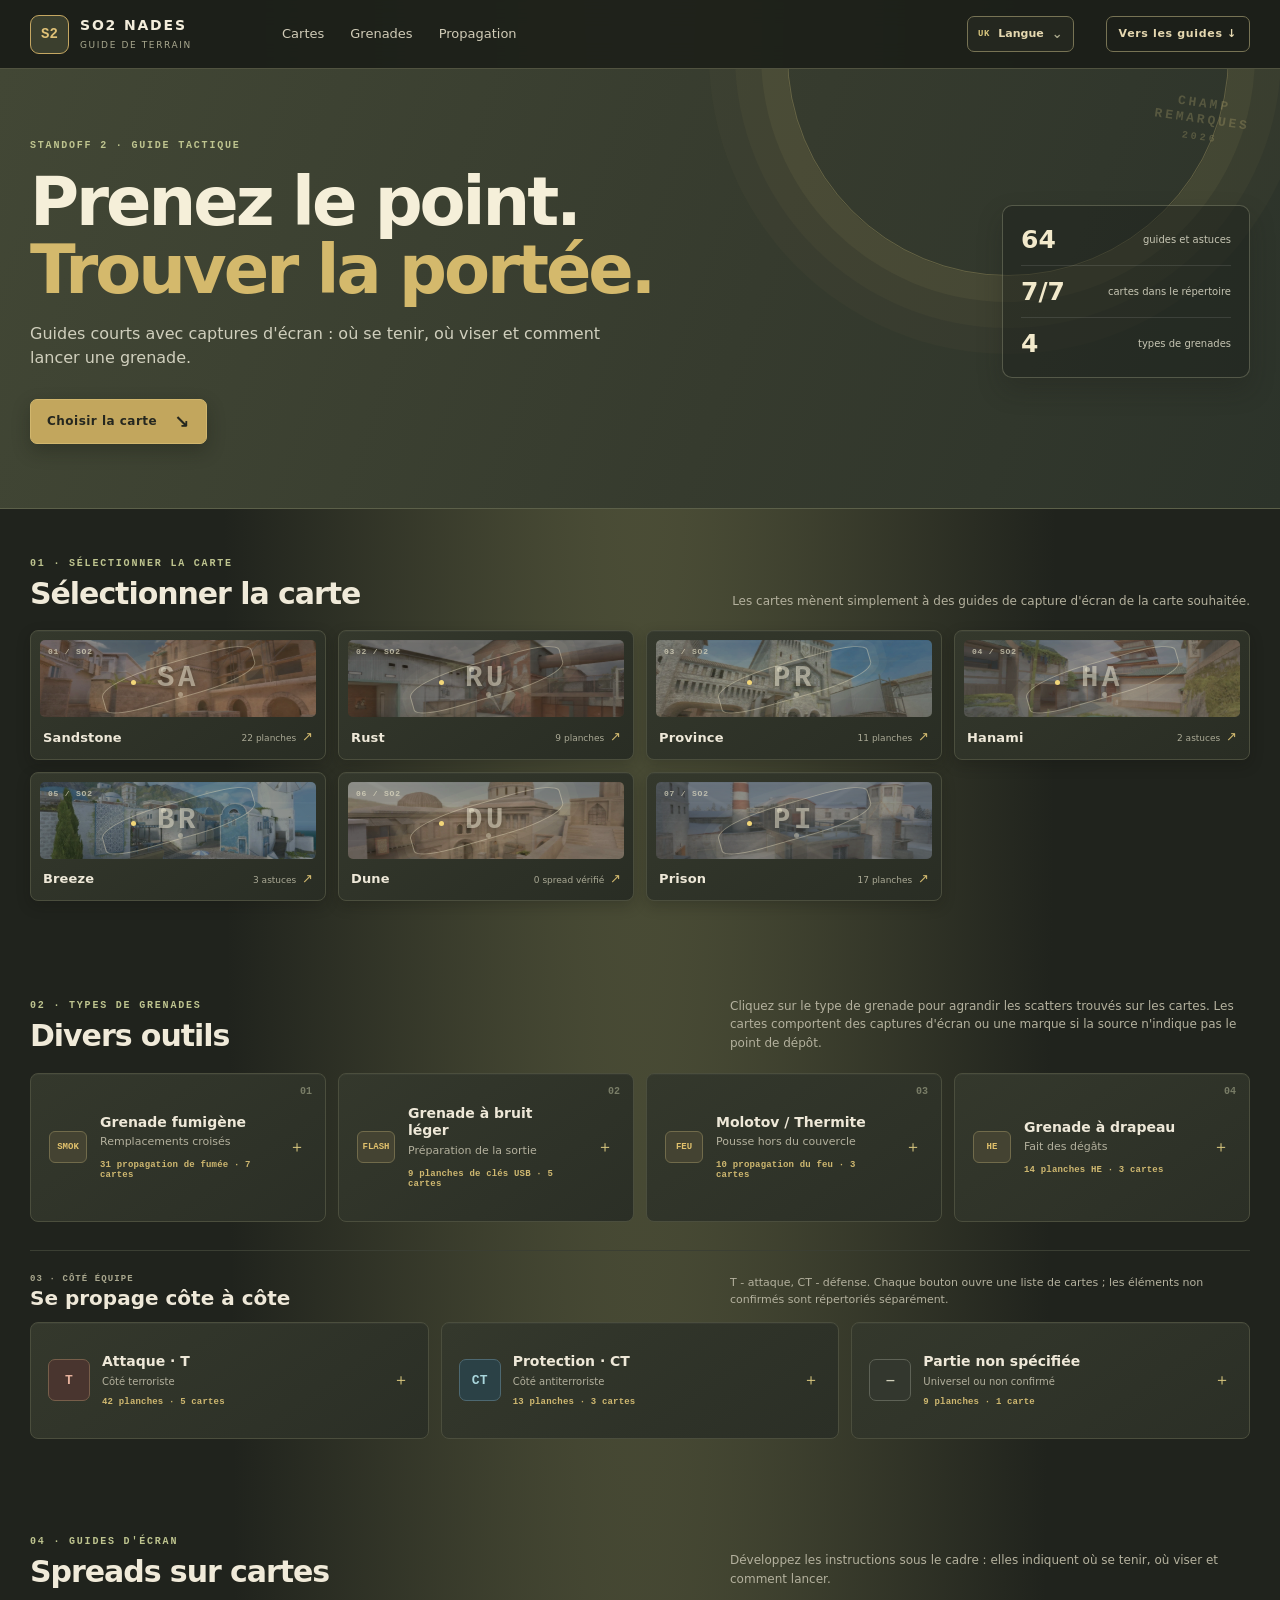
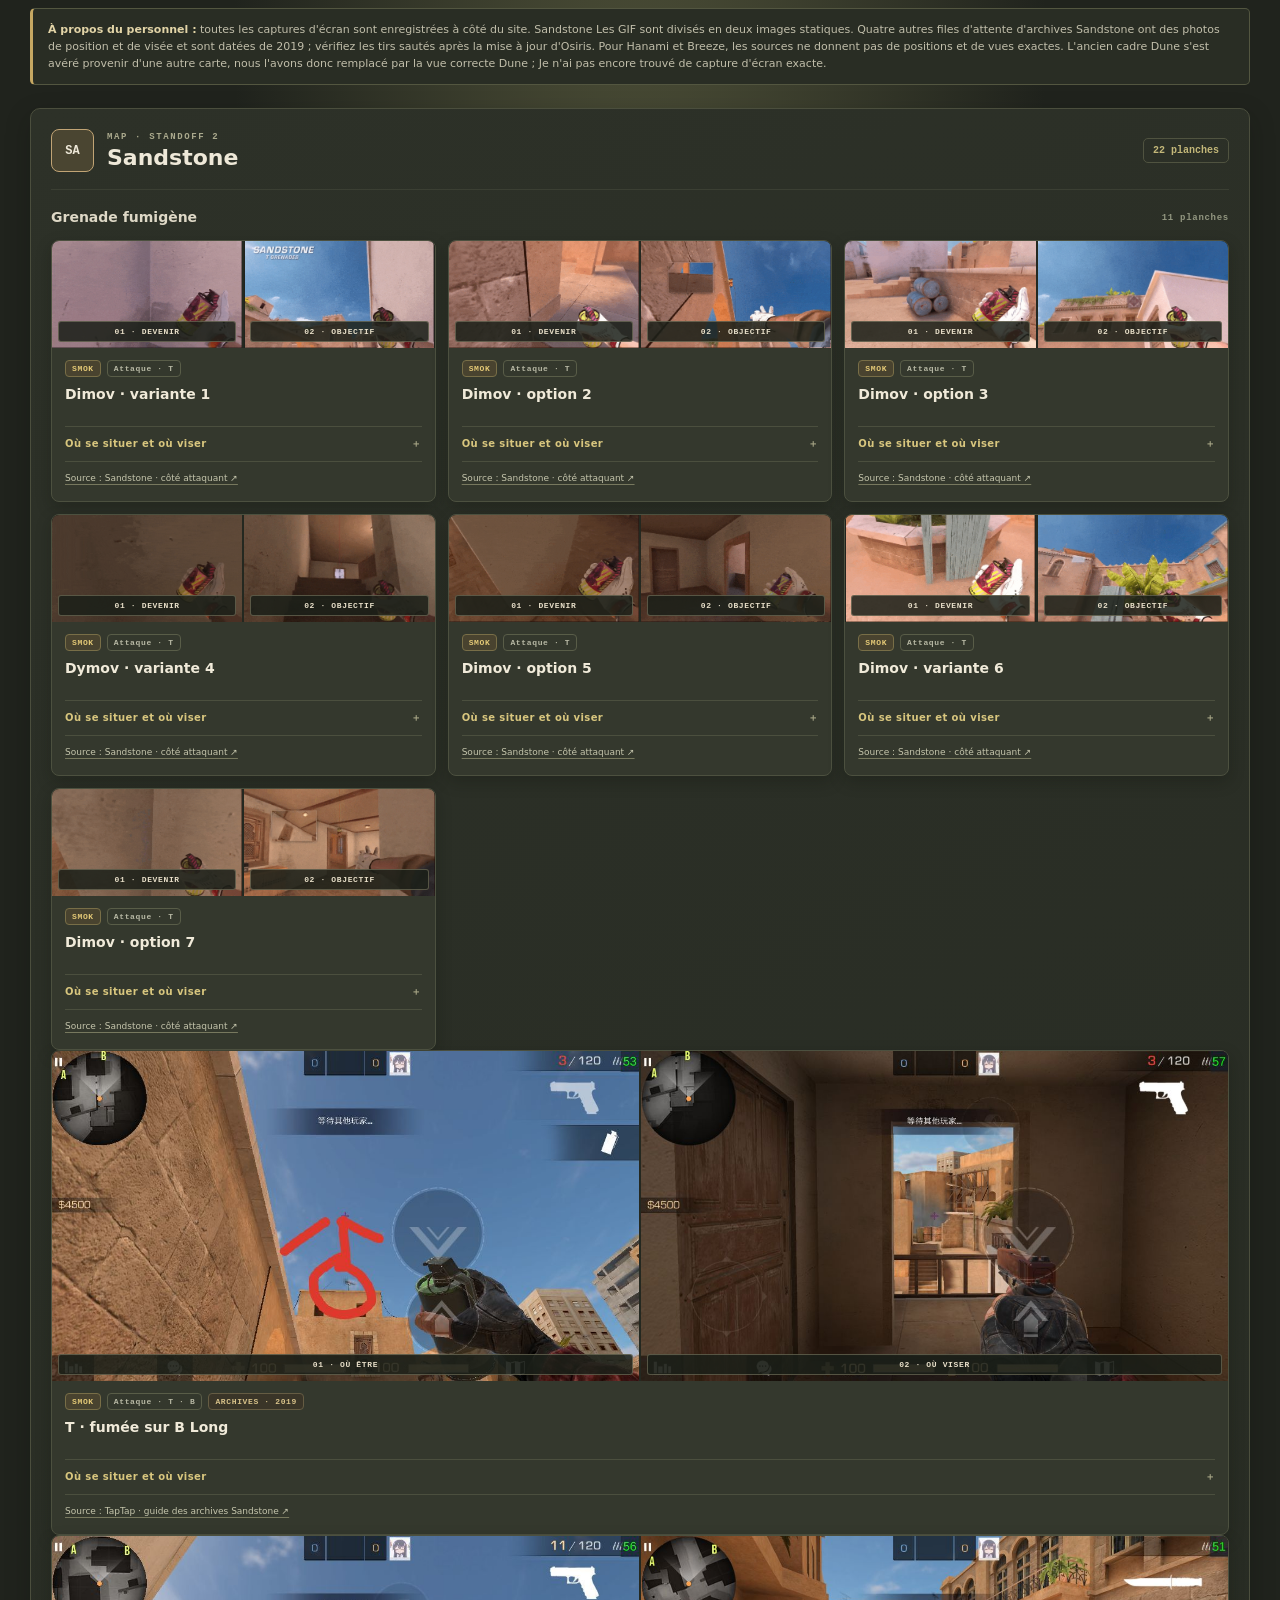
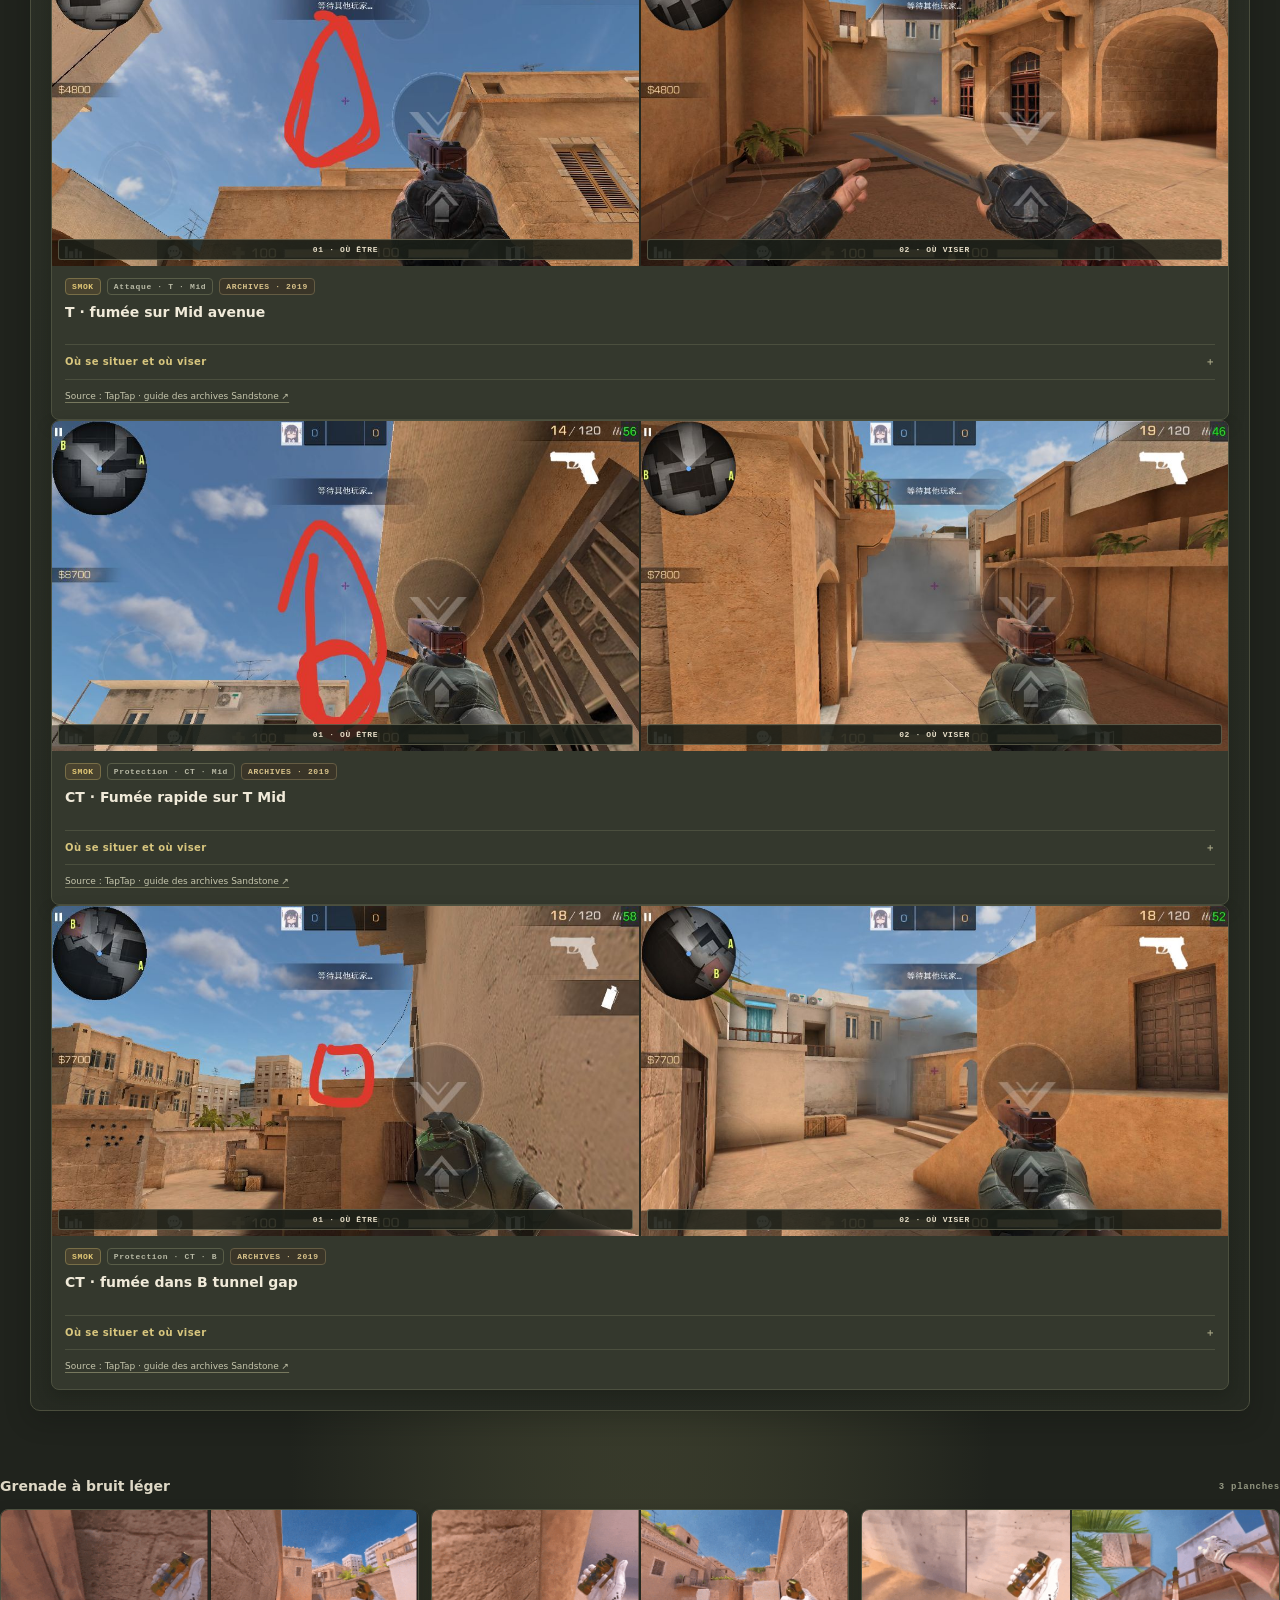
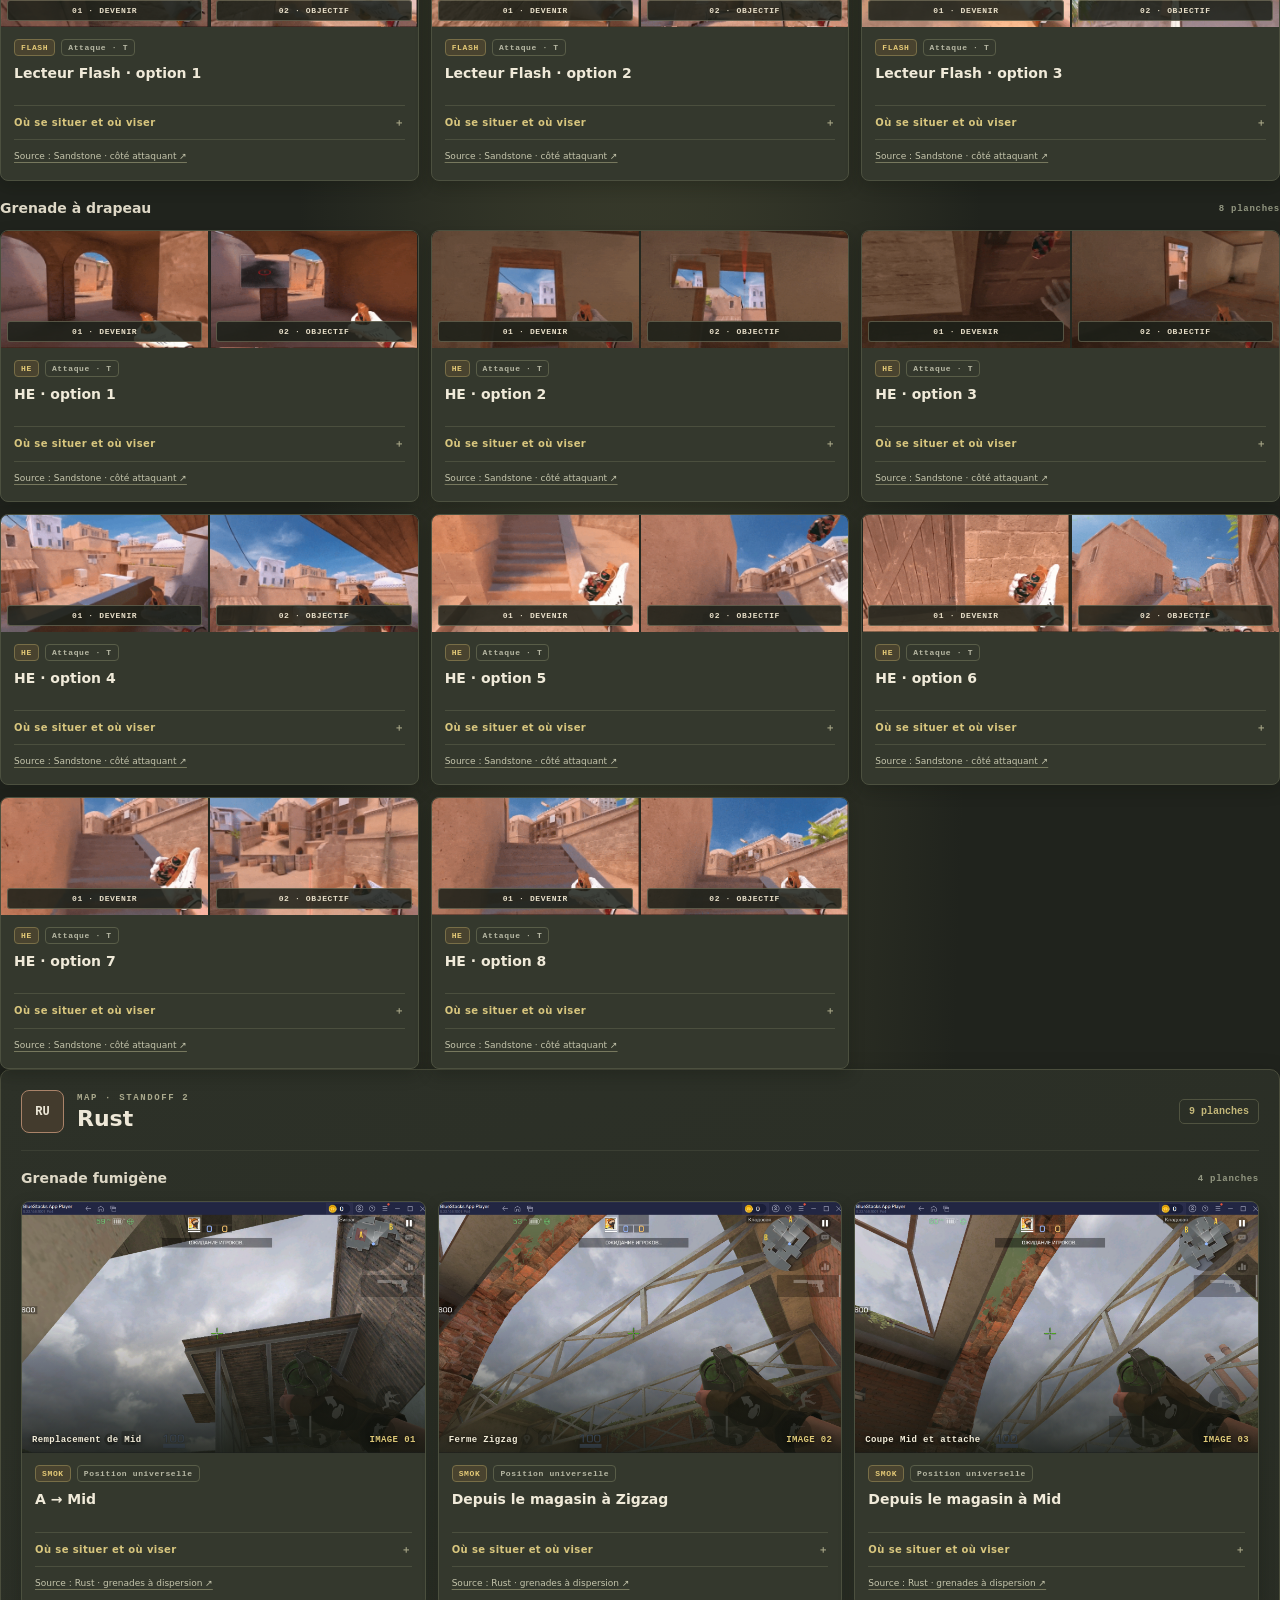
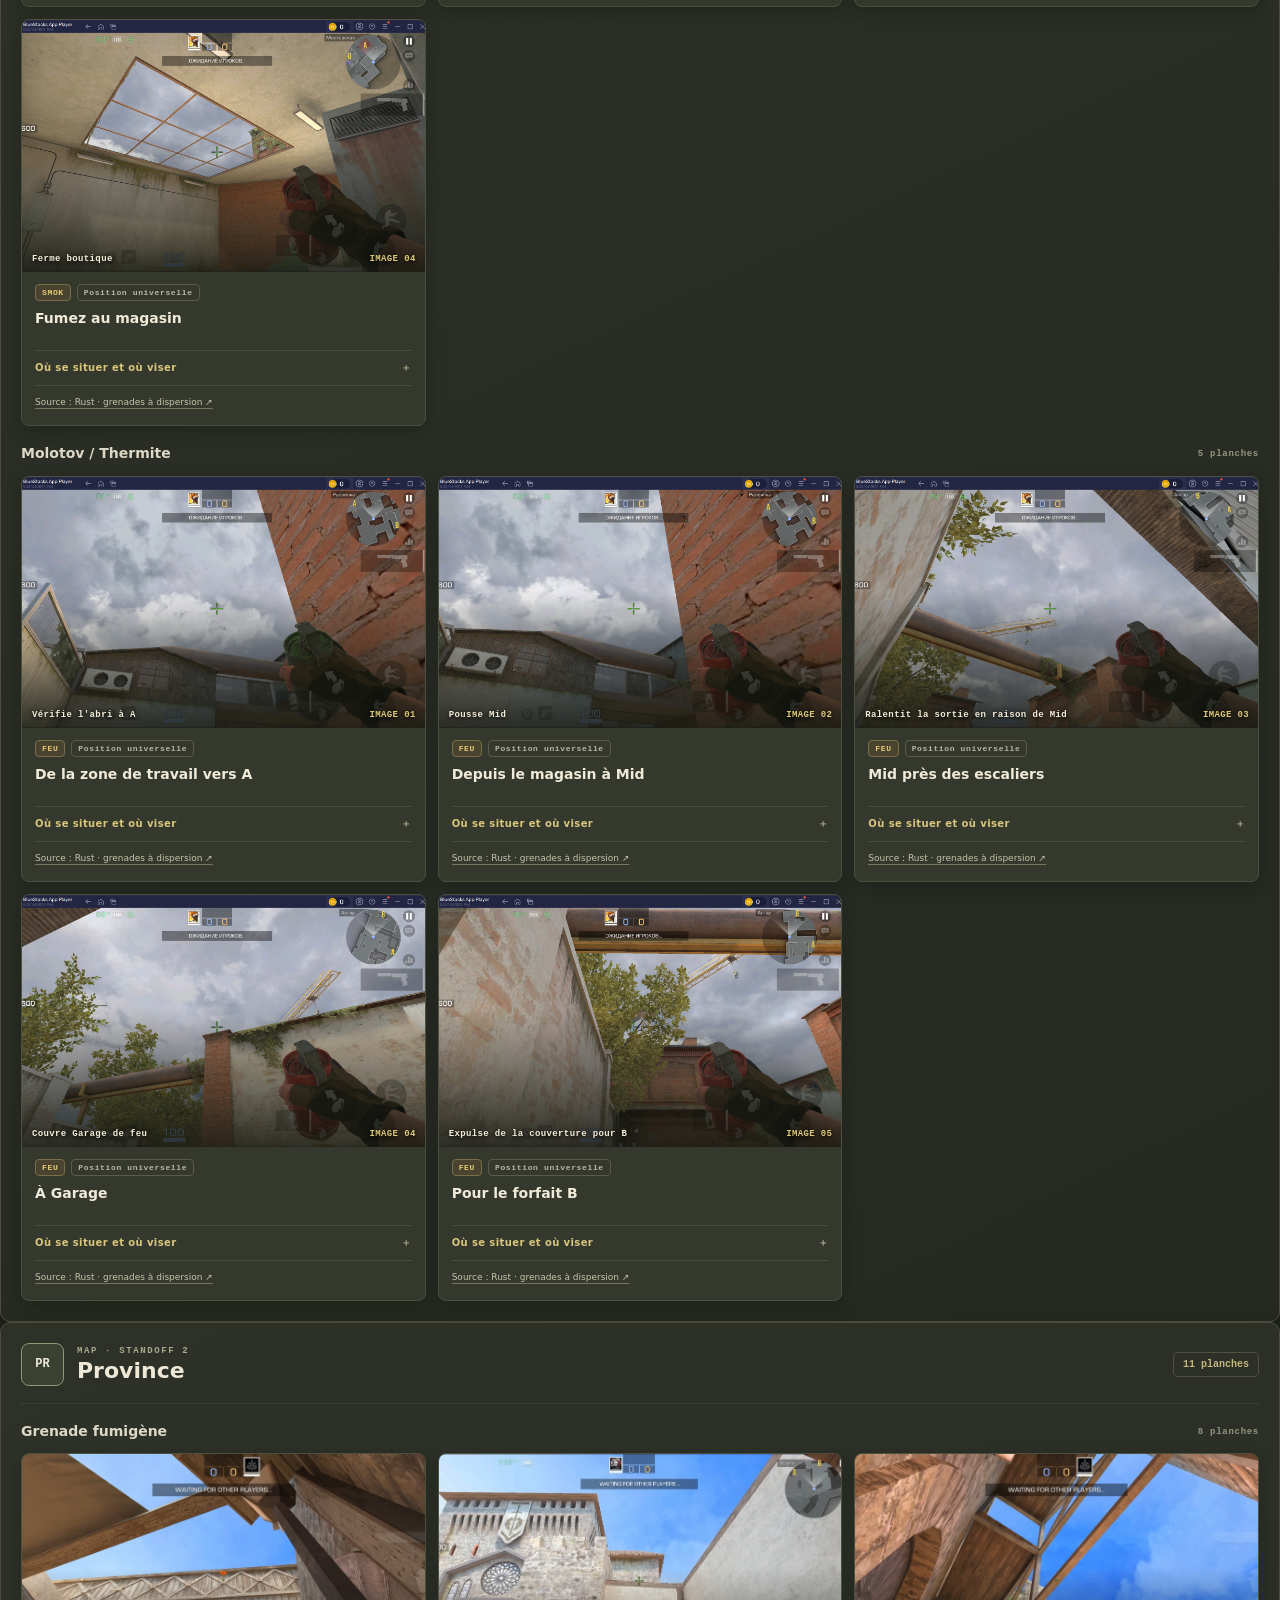
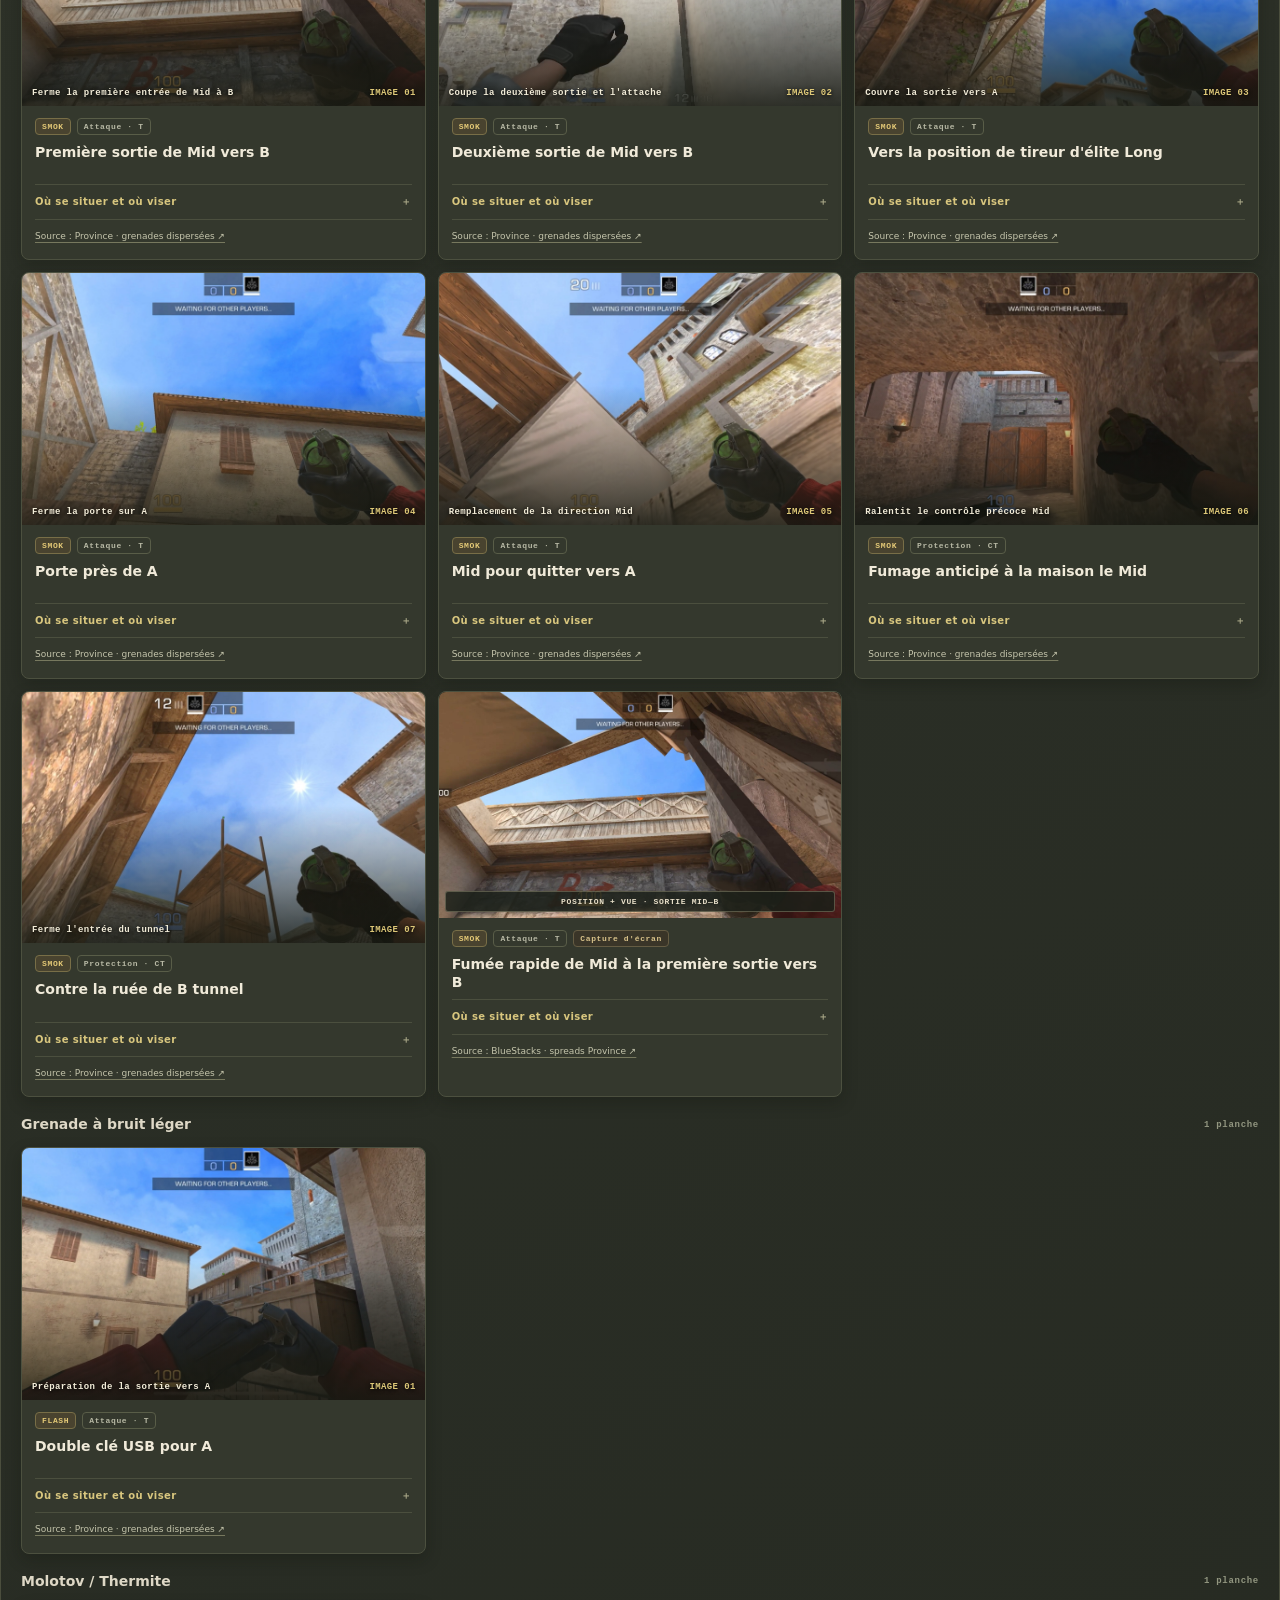
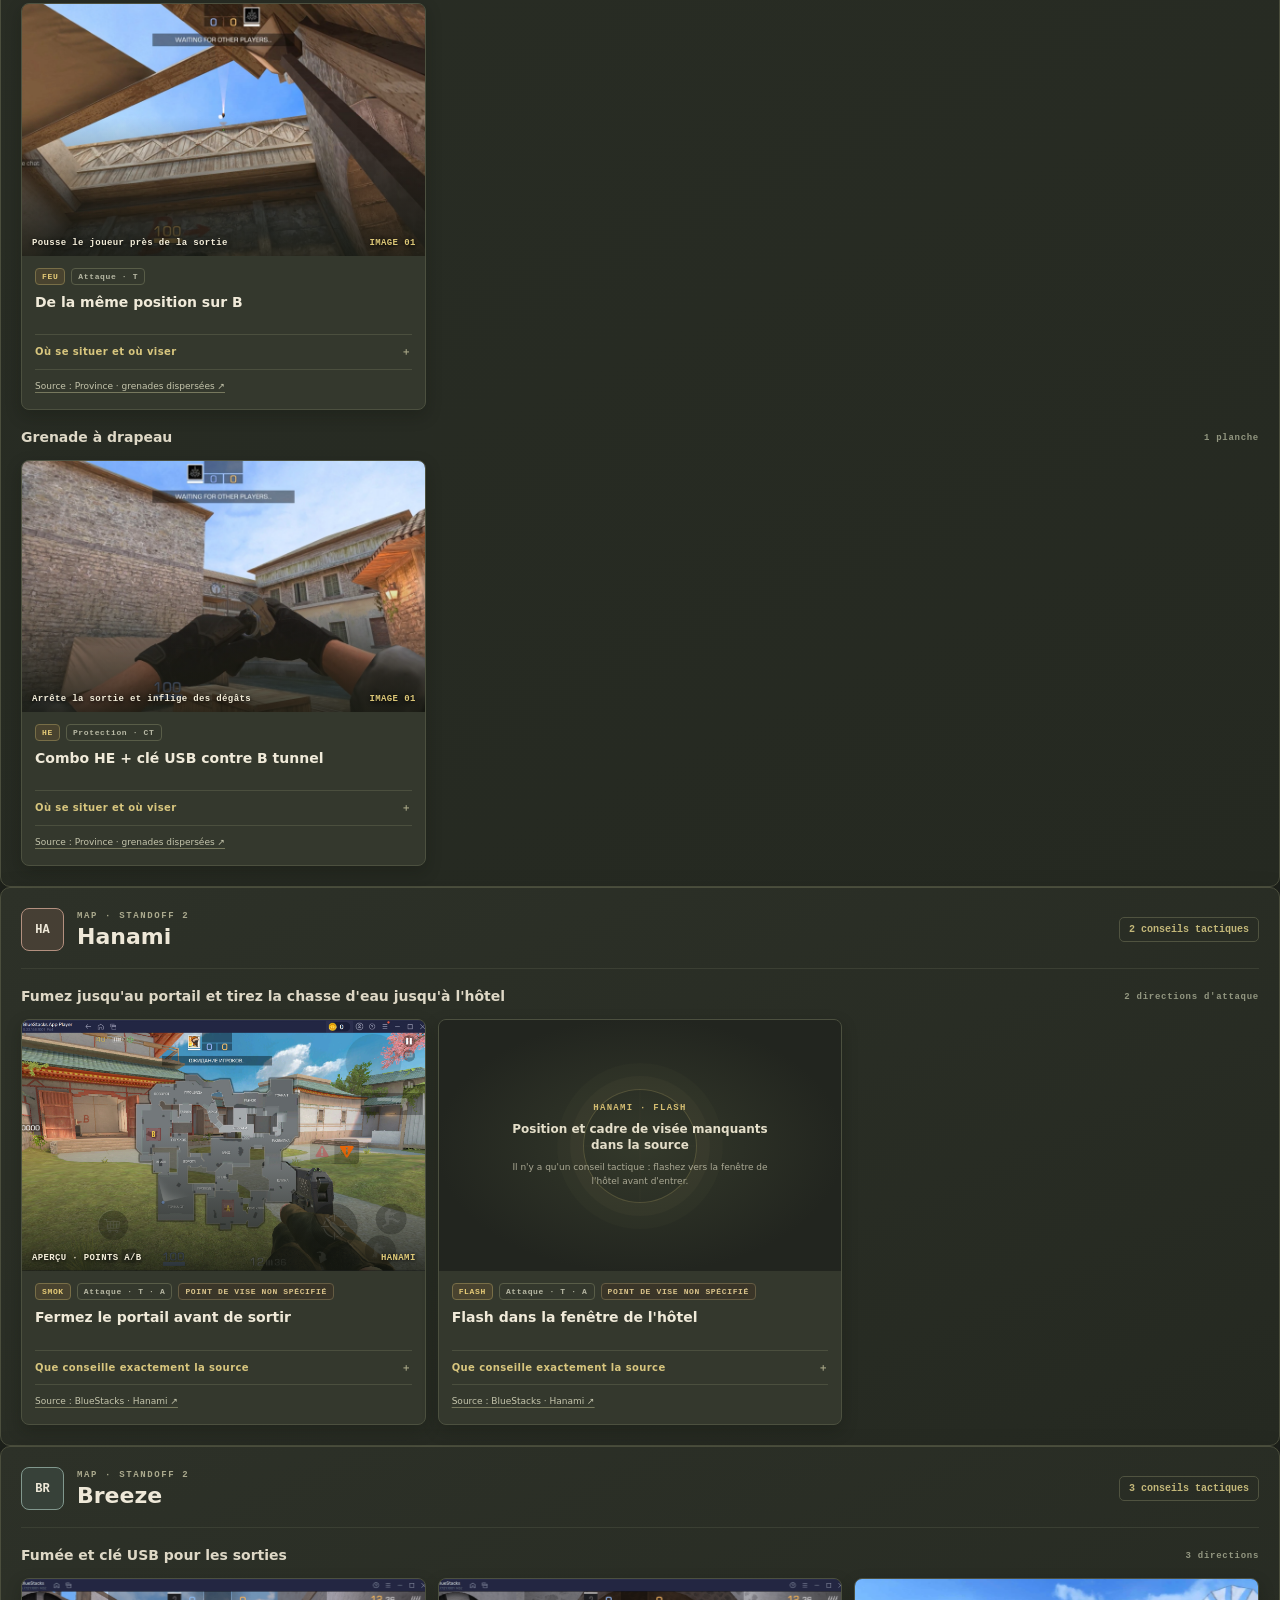
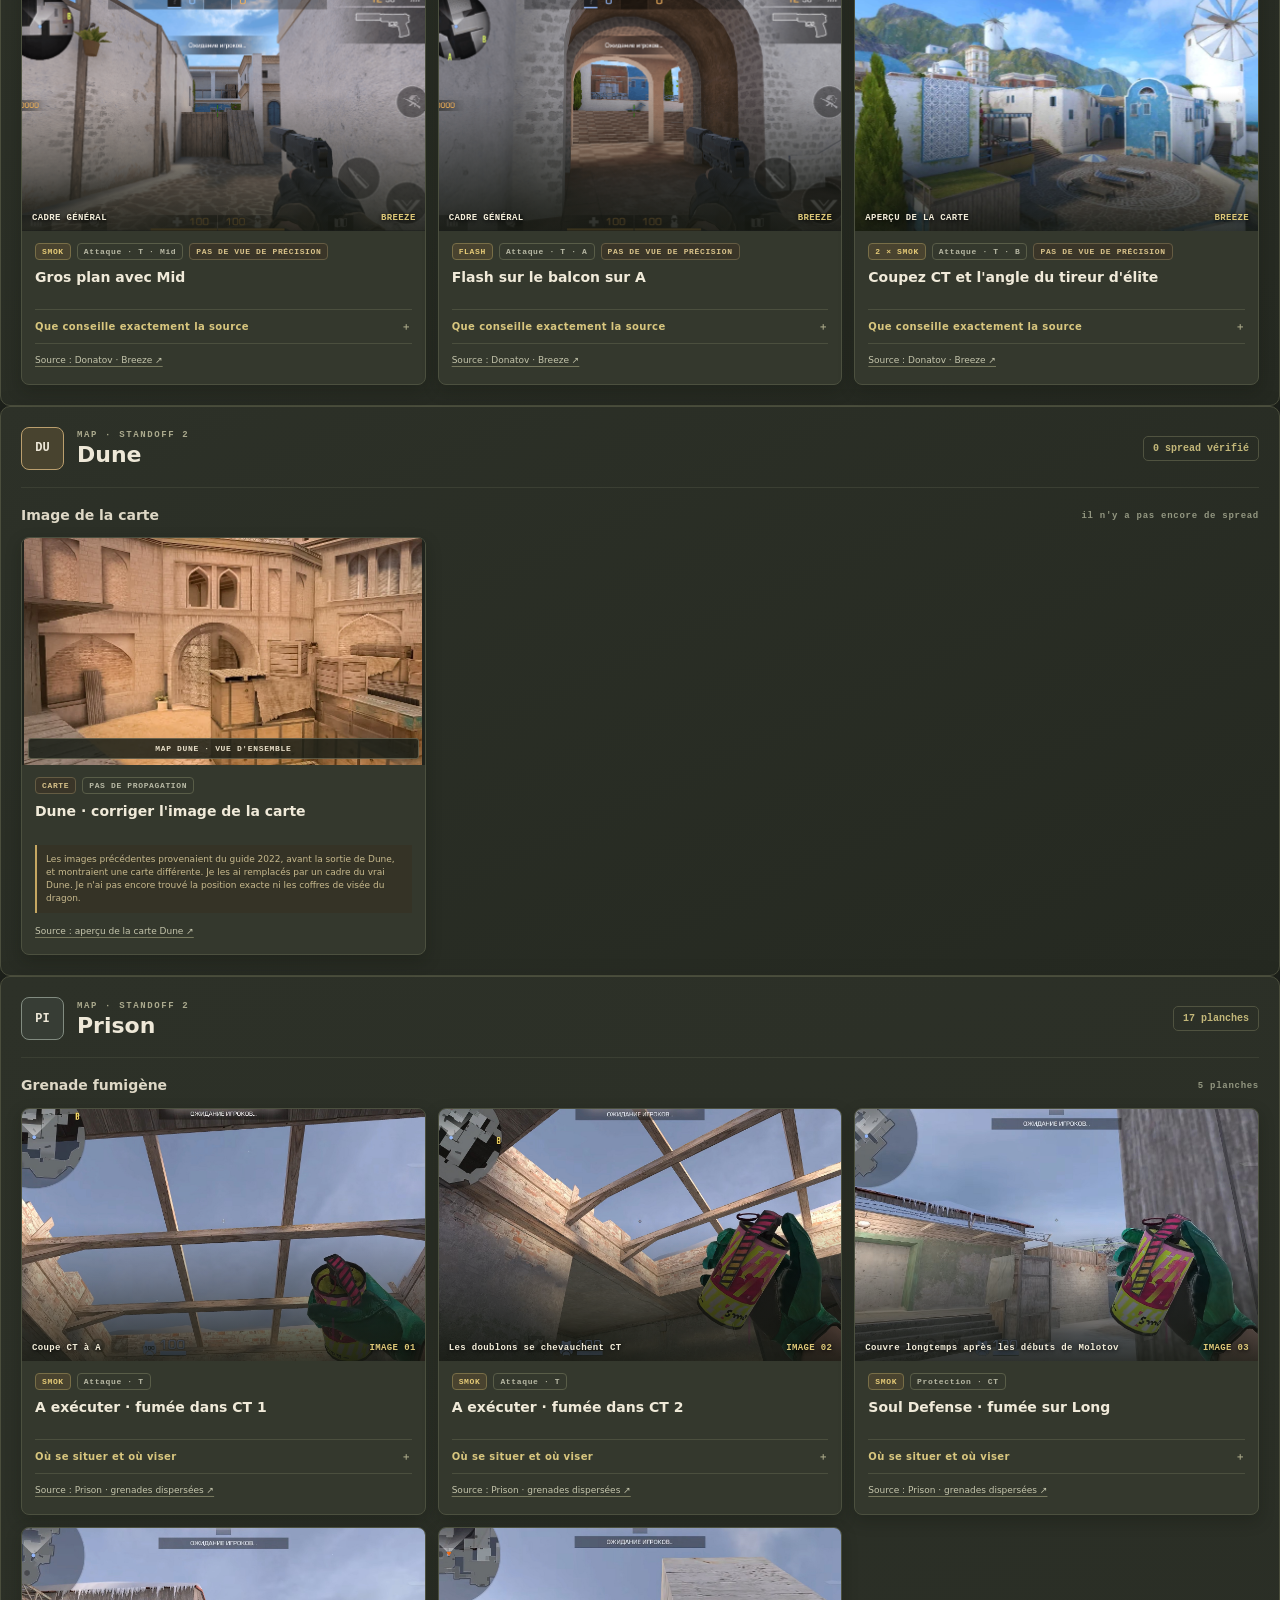
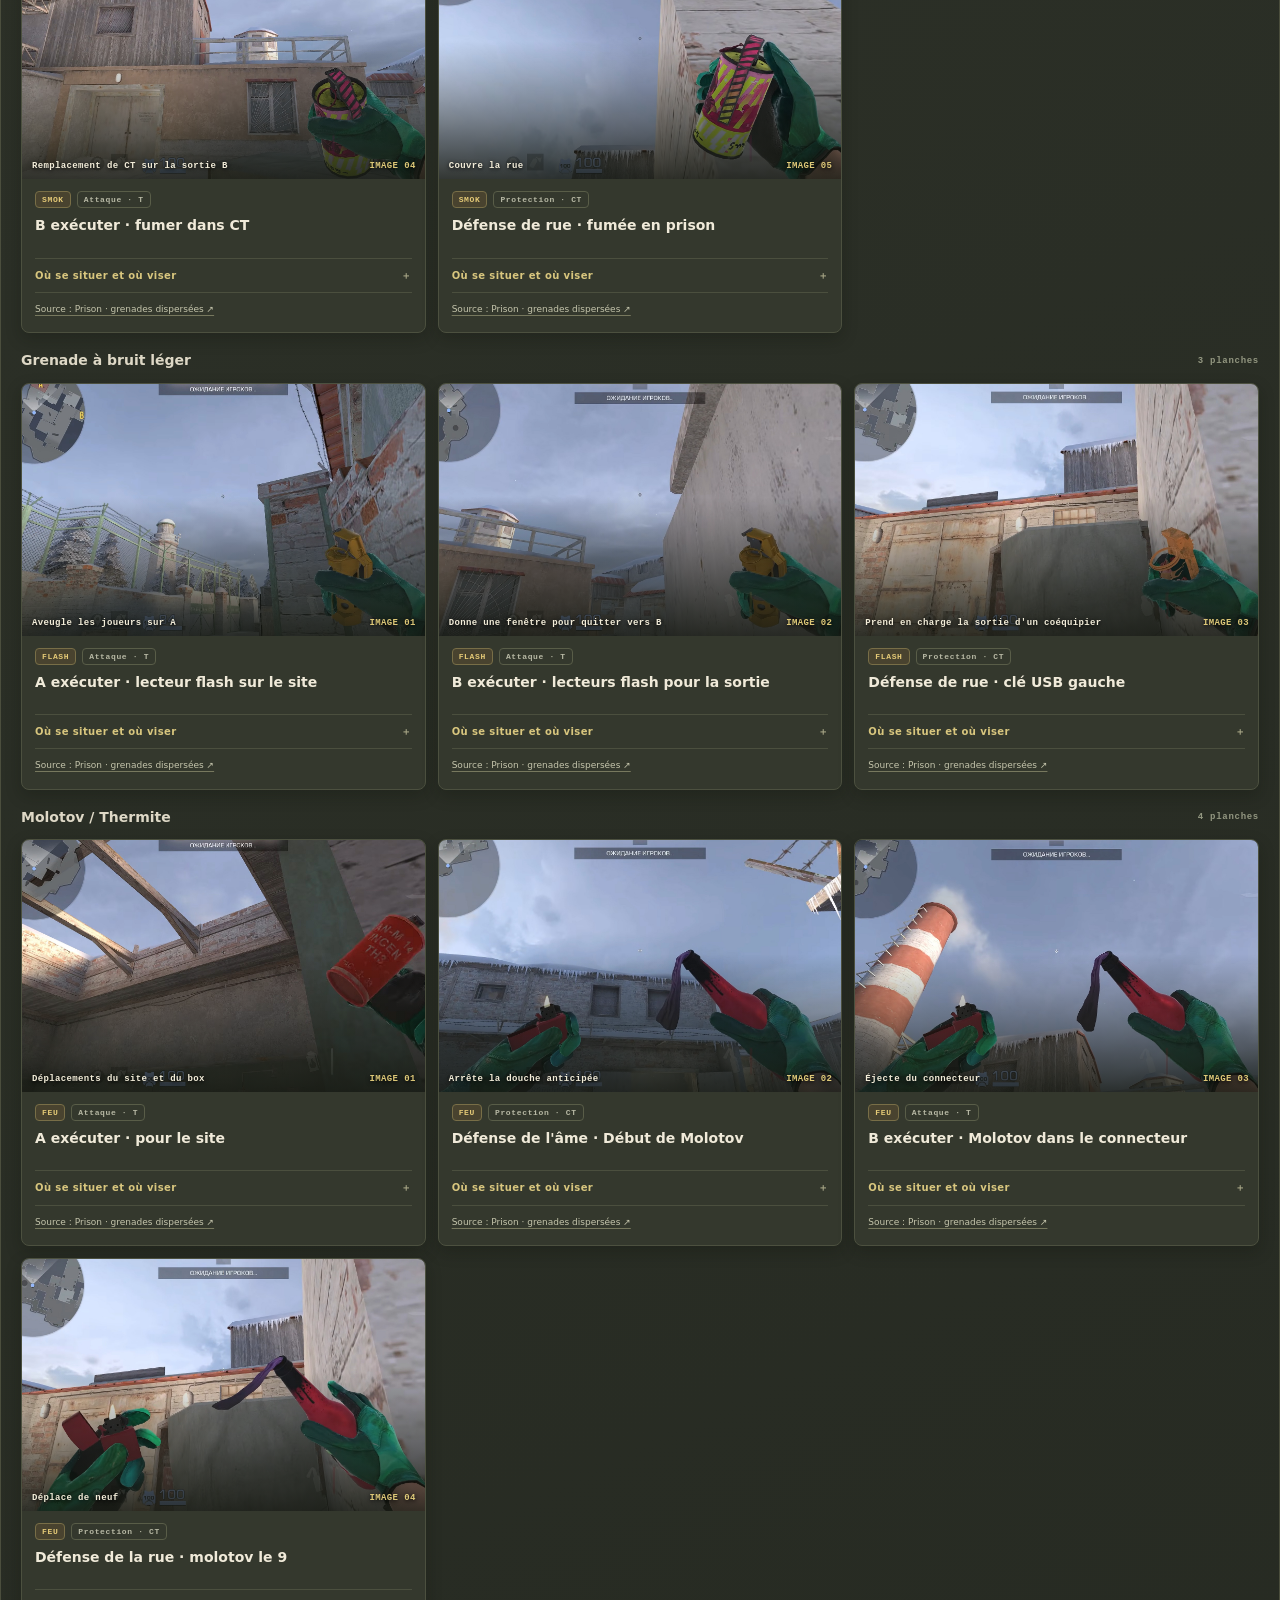
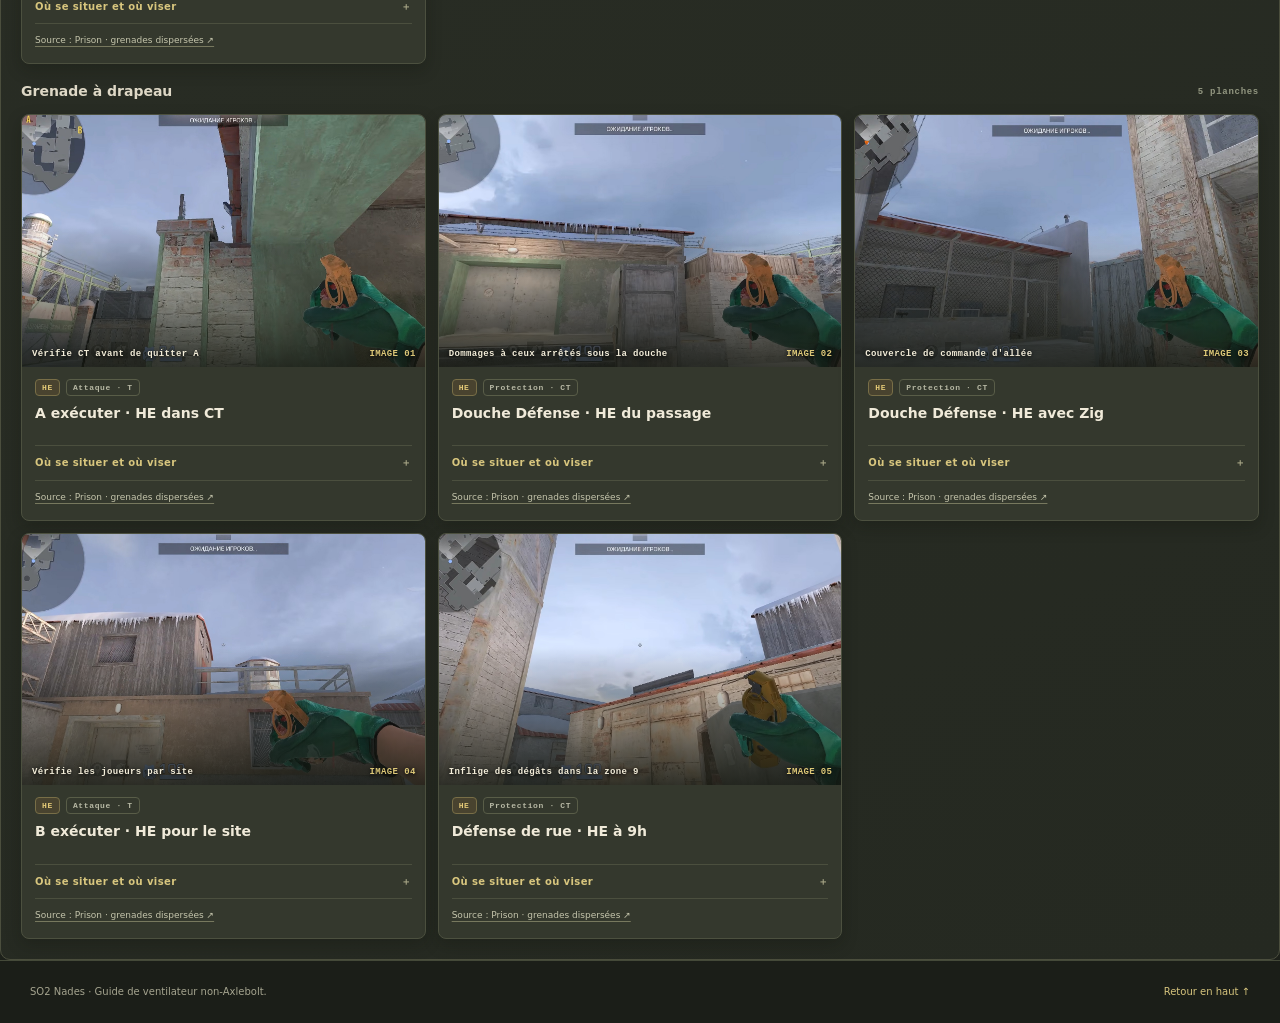
<file: fr.html>
<!doctype html>
<html lang="fr">
<head>
  <meta charset="utf-8">
  <meta name="viewport" content="largeur=largeur de l'appareil, échelle initiale=1">
  <meta name="theme-color" content="#262a21">
  <meta name="description" content="Capture d'écran diffusée Standoff 2 : position, visée et lancer des cartes et des grenades.">
  <title>SO2 Nades - captures d'écran Standoff 2</title>
  <link rel="stylesheet" href="field-guide.css">
</head>
<body>
  <header class="topbar" id="top"><div class="page-wrap topbar-inner"><a class="brand" href="#top"><span class="brand-mark">S2</span><span><b>SO2 NADES</b><small>GUIDE DE TERRAIN</small></span></a><nav aria-label="Navigation"><a href="#maps">Cartes</a><a href="#grenades">Grenades</a><a href="#lineups">Propagation</a></nav><details class="language-menu"><summary aria-label="Langue"><span class="language-code">UK</span><span class="language-label">Langue</span><span class="language-caret" aria-hidden="true">⌄</span></summary><div class="language-options"><a class="language-option" href="index.html" lang="uk" aria-current="page"><span class="language-option-code">UK</span><span>Ukrainien</span></a><a class="language-option" href="en.html" lang="en"><span class="language-option-code">EN</span><span>Anglais</span></a><a class="language-option" href="zh.html" lang="zh-CN"><span class="language-option-code">ZH</span><span>中文（简体）</span></a><a class="language-option" href="hi.html" lang="hi"><span class="language-option-code">HI</span><span>हिन्दी</span></a><a class="language-option" href="es.html" lang="es"><span class="language-option-code">ES</span><span>Espagnol</span></a><a class="language-option" href="ar.html" lang="ar"><span class="language-option-code">AR</span><span>العربية</span></a><a class="language-option" href="fr.html" lang="fr"><span class="language-option-code">FR</span><span>Français</span></a><a class="language-option" href="bn.html" lang="bn"><span class="language-option-code">BN</span><span>बांगला</span></a><a class="language-option" href="pt.html" lang="pt"><span class="language-option-code">PT</span><span>Portugais</span></a><a class="language-option" href="ru.html" lang="ru"><span class="language-option-code">RU</span><span>Russe</span></a></div></details><a class="top-action" href="#lineups">Vers les guides ↓</a></div></header>
  <main>
    <section class="hero"><div class="page-wrap hero-grid"><div class="hero-copy"><p class="eyebrow">STANDOFF 2 · GUIDE TACTIQUE</p><h1>Prenez le point.<br><em>Trouver la portée.</em></h1><p class="hero-lede">Guides courts avec captures d'écran : où se tenir, où viser et comment lancer une grenade.</p><a class="primary-link" href="#maps">Choisir la carte  <span>↘</span></a></div><aside class="hero-stats"><div><strong>64</strong><span>guides et astuces</span></div><div><strong>7/7</strong><span>cartes dans le répertoire</span></div><div><strong>4</strong><span>types de grenades</span></div></aside></div><div class="hero-stamp">CHAMP<br>REMARQUES<br><span>2026</span></div></section>
    <section class="page-wrap section-block" id="maps"><div class="section-title"><div><p class="eyebrow">01 · SÉLECTIONNER LA CARTE</p><h2>Sélectionner la carte</h2></div><p>Les cartes mènent simplement à des guides de capture d'écran de la carte souhaitée.</p></div><div class="map-grid">
      <a class="map-card" href="#sandstone" style="--map-color:#b9955d"><span class="map-art"><img src="assets/map-sandstone.webp" loading="lazy" alt=""><span class="map-index">01 / SO2</span><b>SA</b><i></i></span><span class="map-info"><b>Sandstone</b><small>22 planches  <i>↗</i></small></span></a>
      <a class="map-card" href="#rust" style="--map-color:#9b684d"><span class="map-art"><img src="assets/map-rust.webp" loading="lazy" alt=""><span class="map-index">02 / SO2</span><b>RU</b><i></i></span><span class="map-info"><b>Rust</b><small>9 planches  <i>↗</i></small></span></a>
      <a class="map-card" href="#province" style="--map-color:#74865d"><span class="map-art"><img src="assets/map-province.webp" loading="lazy" alt=""><span class="map-index">03 / SO2</span><b>PR</b><i></i></span><span class="map-info"><b>Province</b><small>11 planches  <i>↗</i></small></span></a>
      <a class="map-card" href="#hanami" style="--map-color:#a77a6b"><span class="map-art"><img src="assets/map-hanami.webp" loading="lazy" alt=""><span class="map-index">04 / SO2</span><b>HA</b><i></i></span><span class="map-info"><b>Hanami</b><small>2 astuces  <i>↗</i></small></span></a>
      <a class="map-card" href="#breeze" style="--map-color:#64857f"><span class="map-art"><img src="assets/map-breeze.webp" loading="lazy" alt=""><span class="map-index">05 / SO2</span><b>BR</b><i></i></span><span class="map-info"><b>Breeze</b><small>3 astuces  <i>↗</i></small></span></a>
      <a class="map-card" href="#dune" style="--map-color:#b18e54"><span class="map-art"><img src="assets/map-dune.webp" loading="lazy" alt=""><span class="map-index">06 / SO2</span><b>DU</b><i></i></span><span class="map-info"><b>Dune</b><small>0 spread vérifié  <i>↗</i></small></span></a>
      <a class="map-card" href="#prison" style="--map-color:#65746d"><span class="map-art"><img src="assets/map-prison.webp" loading="lazy" alt=""><span class="map-index">07 / SO2</span><b>PI</b><i></i></span><span class="map-info"><b>Prison</b><small>17 planches  <i>↗</i></small></span></a>
    </div></section>
    <section class="page-wrap section-block" id="grenades"><div class="section-title"><div><p class="eyebrow">02 · TYPES DE GRENADES</p><h2>Divers outils</h2></div><p>Cliquez sur le type de grenade pour agrandir les scatters trouvés sur les cartes. Les cartes comportent des captures d'écran ou une marque si la source n'indique pas le point de dépôt.</p></div><div class="type-grid"><details class="type-card type-picker">
  <summary><span class="type-number">01</span><span class="type-icon">SMOK</span><span class="type-picker-copy"><strong>Grenade fumigène</strong><small>Remplacements croisés</small><b>31 propagation de fumée · 7 cartes</b></span><span class="type-chevron" aria-hidden="true">＋</span></summary>
  <div class="type-results"><p>Tous les spreads de ce type. Cliquez sur le nom pour accéder aux instructions sur la carte.</p><div class="type-results-grid">
    <section class="type-result-map"><h4>Breeze</h4><ul>
      <li><a href="#lineup-breeze-smoke-1"><span>SMOK</span>Gros plan avec Mid<b aria-hidden="true">↗</b></a></li>
      <li><a href="#lineup-breeze-smoke-3"><span>2 × SMOK</span>Coupez CT et l'angle du tireur d'élite<b aria-hidden="true">↗</b></a></li>
    </ul></section>
    <section class="type-result-map"><h4>Hanami</h4><ul>
      <li><a href="#lineup-hanami-smoke-1"><span>SMOK</span>Fermez le portail avant de sortir<b aria-hidden="true">↗</b></a></li>
    </ul></section>
    <section class="type-result-map"><h4>Prison</h4><ul>
      <li><a href="#lineup-prison-smoke-1"><span>SMOK</span>A exécuter · fumée dans CT 1<b aria-hidden="true">↗</b></a></li>
      <li><a href="#lineup-prison-smoke-2"><span>SMOK</span>A exécuter · fumée dans CT 2<b aria-hidden="true">↗</b></a></li>
      <li><a href="#lineup-prison-smoke-3"><span>SMOK</span>Soul Defense · fumée sur Long<b aria-hidden="true">↗</b></a></li>
      <li><a href="#lineup-prison-smoke-4"><span>SMOK</span>B exécuter · fumer dans CT<b aria-hidden="true">↗</b></a></li>
      <li><a href="#lineup-prison-smoke-5"><span>SMOK</span>Défense de rue · fumée en prison<b aria-hidden="true">↗</b></a></li>
    </ul></section>
    <section class="type-result-map"><h4>Province</h4><ul>
      <li><a href="#lineup-province-smoke-1"><span>SMOK</span>Première sortie de Mid vers B<b aria-hidden="true">↗</b></a></li>
      <li><a href="#lineup-province-smoke-2"><span>SMOK</span>Deuxième sortie de Mid vers B<b aria-hidden="true">↗</b></a></li>
      <li><a href="#lineup-province-smoke-3"><span>SMOK</span>Vers la position de tireur d'élite Long<b aria-hidden="true">↗</b></a></li>
      <li><a href="#lineup-province-smoke-4"><span>SMOK</span>Porte près de A<b aria-hidden="true">↗</b></a></li>
      <li><a href="#lineup-province-smoke-5"><span>SMOK</span>Mid pour quitter vers A<b aria-hidden="true">↗</b></a></li>
      <li><a href="#lineup-province-smoke-6"><span>SMOK</span>Fumage anticipé à la maison le Mid<b aria-hidden="true">↗</b></a></li>
      <li><a href="#lineup-province-smoke-7"><span>SMOK</span>Contre la ruée de B tunnel<b aria-hidden="true">↗</b></a></li>
      <li><a href="#lineup-province-smoke-8"><span>SMOK</span>Fumée rapide de Mid à la première sortie vers B<b aria-hidden="true">↗</b></a></li>
    </ul></section>
    <section class="type-result-map"><h4>Rust</h4><ul>
      <li><a href="#lineup-rust-smoke-1"><span>SMOK</span>A → Mid<b aria-hidden="true">↗</b></a></li>
      <li><a href="#lineup-rust-smoke-2"><span>SMOK</span>Depuis le magasin à Zigzag<b aria-hidden="true">↗</b></a></li>
      <li><a href="#lineup-rust-smoke-3"><span>SMOK</span>Depuis le magasin à Mid<b aria-hidden="true">↗</b></a></li>
      <li><a href="#lineup-rust-smoke-4"><span>SMOK</span>Fumez au magasin<b aria-hidden="true">↗</b></a></li>
    </ul></section>
    <section class="type-result-map"><h4>Sandstone</h4><ul>
      <li><a href="#lineup-sandstone-smoke-1"><span>SMOK</span>Dimov · variante 1<b aria-hidden="true">↗</b></a></li>
      <li><a href="#lineup-sandstone-smoke-2"><span>SMOK</span>Dimov · option 2<b aria-hidden="true">↗</b></a></li>
      <li><a href="#lineup-sandstone-smoke-3"><span>SMOK</span>Dimov · option 3<b aria-hidden="true">↗</b></a></li>
      <li><a href="#lineup-sandstone-smoke-4"><span>SMOK</span>Dymov · variante 4<b aria-hidden="true">↗</b></a></li>
      <li><a href="#lineup-sandstone-smoke-5"><span>SMOK</span>Dimov · option 5<b aria-hidden="true">↗</b></a></li>
      <li><a href="#lineup-sandstone-smoke-6"><span>SMOK</span>Dimov · variante 6<b aria-hidden="true">↗</b></a></li>
      <li><a href="#lineup-sandstone-smoke-7"><span>SMOK</span>Dimov · option 7<b aria-hidden="true">↗</b></a></li>
      <li><a href="#lineup-sandstone-smoke-19"><span>SMOK</span>T · fumée sur B Long<b aria-hidden="true">↗</b></a></li>
      <li><a href="#lineup-sandstone-smoke-20"><span>SMOK</span>T · fumée sur Mid avenue<b aria-hidden="true">↗</b></a></li>
      <li><a href="#lineup-sandstone-smoke-21"><span>SMOK</span>CT · Fumée rapide sur T Mid<b aria-hidden="true">↗</b></a></li>
      <li><a href="#lineup-sandstone-smoke-22"><span>SMOK</span>CT · fumée dans B tunnel gap<b aria-hidden="true">↗</b></a></li>
    </ul></section>
  </div></div></details>

<details class="type-card type-picker">
  <summary><span class="type-number">02</span><span class="type-icon">FLASH</span><span class="type-picker-copy"><strong>Grenade à bruit léger</strong><small>Préparation de la sortie</small><b>9 planches de clés USB · 5 cartes</b></span><span class="type-chevron" aria-hidden="true">＋</span></summary>
  <div class="type-results"><p>Tous les spreads de ce type. Cliquez sur le nom pour accéder aux instructions sur la carte.</p><div class="type-results-grid">
    <section class="type-result-map"><h4>Breeze</h4><ul>
      <li><a href="#lineup-breeze-flash-2"><span>FLASH</span>Flash sur le balcon sur A<b aria-hidden="true">↗</b></a></li>
    </ul></section>
    <section class="type-result-map"><h4>Hanami</h4><ul>
      <li><a href="#lineup-hanami-flash-2"><span>FLASH</span>Flash dans la fenêtre de l'hôtel<b aria-hidden="true">↗</b></a></li>
    </ul></section>
    <section class="type-result-map"><h4>Prison</h4><ul>
      <li><a href="#lineup-prison-flash-6"><span>FLASH</span>A exécuter · lecteur flash sur le site<b aria-hidden="true">↗</b></a></li>
      <li><a href="#lineup-prison-flash-7"><span>FLASH</span>B exécuter · lecteurs flash pour la sortie<b aria-hidden="true">↗</b></a></li>
      <li><a href="#lineup-prison-flash-8"><span>FLASH</span>Défense de rue · clé USB gauche<b aria-hidden="true">↗</b></a></li>
    </ul></section>
    <section class="type-result-map"><h4>Province</h4><ul>
      <li><a href="#lineup-province-flash-8"><span>FLASH</span>Double clé USB pour A<b aria-hidden="true">↗</b></a></li>
    </ul></section>
    <section class="type-result-map"><h4>Sandstone</h4><ul>
      <li><a href="#lineup-sandstone-flash-8"><span>FLASH</span>Lecteur Flash · option 1<b aria-hidden="true">↗</b></a></li>
      <li><a href="#lineup-sandstone-flash-9"><span>FLASH</span>Lecteur Flash · option 2<b aria-hidden="true">↗</b></a></li>
      <li><a href="#lineup-sandstone-flash-10"><span>FLASH</span>Lecteur Flash · option 3<b aria-hidden="true">↗</b></a></li>
    </ul></section>
  </div></div></details>

<details class="type-card type-picker">
  <summary><span class="type-number">03</span><span class="type-icon">FEU</span><span class="type-picker-copy"><strong>Molotov / Thermite</strong><small>Pousse hors du couvercle</small><b>10 propagation du feu · 3 cartes</b></span><span class="type-chevron" aria-hidden="true">＋</span></summary>
  <div class="type-results"><p>Tous les spreads de ce type. Cliquez sur le nom pour accéder aux instructions sur la carte.</p><div class="type-results-grid">
    <section class="type-result-map"><h4>Prison</h4><ul>
      <li><a href="#lineup-prison-fire-9"><span>FEU</span>A exécuter · pour le site<b aria-hidden="true">↗</b></a></li>
      <li><a href="#lineup-prison-fire-10"><span>FEU</span>Défense de l'âme · Début de Molotov<b aria-hidden="true">↗</b></a></li>
      <li><a href="#lineup-prison-fire-11"><span>FEU</span>B exécuter · Molotov dans le connecteur<b aria-hidden="true">↗</b></a></li>
      <li><a href="#lineup-prison-fire-12"><span>FEU</span>Défense de la rue · molotov le 9<b aria-hidden="true">↗</b></a></li>
    </ul></section>
    <section class="type-result-map"><h4>Province</h4><ul>
      <li><a href="#lineup-province-fire-9"><span>FEU</span>De la même position sur B<b aria-hidden="true">↗</b></a></li>
    </ul></section>
    <section class="type-result-map"><h4>Rust</h4><ul>
      <li><a href="#lineup-rust-fire-5"><span>FEU</span>De la zone de travail vers A<b aria-hidden="true">↗</b></a></li>
      <li><a href="#lineup-rust-fire-6"><span>FEU</span>Depuis le magasin à Mid<b aria-hidden="true">↗</b></a></li>
      <li><a href="#lineup-rust-fire-7"><span>FEU</span>Mid près des escaliers<b aria-hidden="true">↗</b></a></li>
      <li><a href="#lineup-rust-fire-8"><span>FEU</span>À Garage<b aria-hidden="true">↗</b></a></li>
      <li><a href="#lineup-rust-fire-9"><span>FEU</span>Pour le forfait B<b aria-hidden="true">↗</b></a></li>
    </ul></section>
  </div></div></details>

<details class="type-card type-picker">
  <summary><span class="type-number">04</span><span class="type-icon">HE</span><span class="type-picker-copy"><strong>Grenade à drapeau</strong><small>Fait des dégâts</small><b>14 planches HE · 3 cartes</b></span><span class="type-chevron" aria-hidden="true">＋</span></summary>
  <div class="type-results"><p>Tous les spreads de ce type. Cliquez sur le nom pour accéder aux instructions sur la carte.</p><div class="type-results-grid">
    <section class="type-result-map"><h4>Prison</h4><ul>
      <li><a href="#lineup-prison-he-13"><span>HE</span>A exécuter · HE dans CT<b aria-hidden="true">↗</b></a></li>
      <li><a href="#lineup-prison-he-14"><span>HE</span>Douche Défense · HE du passage<b aria-hidden="true">↗</b></a></li>
      <li><a href="#lineup-prison-he-15"><span>HE</span>Douche Défense · HE avec Zig<b aria-hidden="true">↗</b></a></li>
      <li><a href="#lineup-prison-he-16"><span>HE</span>B exécuter · HE pour le site<b aria-hidden="true">↗</b></a></li>
      <li><a href="#lineup-prison-he-17"><span>HE</span>Défense de rue · HE à 9h<b aria-hidden="true">↗</b></a></li>
    </ul></section>
    <section class="type-result-map"><h4>Province</h4><ul>
      <li><a href="#lineup-province-he-10"><span>HE</span>Combo HE + clé USB contre B tunnel<b aria-hidden="true">↗</b></a></li>
    </ul></section>
    <section class="type-result-map"><h4>Sandstone</h4><ul>
      <li><a href="#lineup-sandstone-he-11"><span>HE</span>HE · option 1<b aria-hidden="true">↗</b></a></li>
      <li><a href="#lineup-sandstone-he-12"><span>HE</span>HE · option 2<b aria-hidden="true">↗</b></a></li>
      <li><a href="#lineup-sandstone-he-13"><span>HE</span>HE · option 3<b aria-hidden="true">↗</b></a></li>
      <li><a href="#lineup-sandstone-he-14"><span>HE</span>HE · option 4<b aria-hidden="true">↗</b></a></li>
      <li><a href="#lineup-sandstone-he-15"><span>HE</span>HE · option 5<b aria-hidden="true">↗</b></a></li>
      <li><a href="#lineup-sandstone-he-16"><span>HE</span>HE · option 6<b aria-hidden="true">↗</b></a></li>
      <li><a href="#lineup-sandstone-he-17"><span>HE</span>HE · option 7<b aria-hidden="true">↗</b></a></li>
      <li><a href="#lineup-sandstone-he-18"><span>HE</span>HE · option 8<b aria-hidden="true">↗</b></a></li>
    </ul></section>
  </div></div></details>
  </div>
<div class="side-divider">
  <div class="side-title"><div><p class="eyebrow">03 · CÔTÉ ÉQUIPE</p><h3>Se propage côte à côte</h3></div><p>T - attaque, CT - défense. Chaque bouton ouvre une liste de cartes ; les éléments non confirmés sont répertoriés séparément.</p></div>
  <div class="side-grid"><details class="side-card side-t">
  <summary><span class="side-mark">T</span><span class="side-picker-copy"><strong>Attaque · T</strong><small>Côté terroriste</small><b>42 planches · 5 cartes</b></span><span class="type-chevron" aria-hidden="true">＋</span></summary>
  <div class="side-results"><p>Jets d'attaque regroupés par carte. Sélectionnez un titre pour accéder au guide de capture d'écran.</p><div class="side-results-grid">    <section class="side-result-map"><h4>Sandstone</h4><ul>
      <li><a href="#lineup-sandstone-smoke-1"><span>SMOK</span>Dimov · variante 1<b aria-hidden="true">↗</b></a></li>
      <li><a href="#lineup-sandstone-smoke-2"><span>SMOK</span>Dimov · option 2<b aria-hidden="true">↗</b></a></li>
      <li><a href="#lineup-sandstone-smoke-3"><span>SMOK</span>Dimov · option 3<b aria-hidden="true">↗</b></a></li>
      <li><a href="#lineup-sandstone-smoke-4"><span>SMOK</span>Dymov · variante 4<b aria-hidden="true">↗</b></a></li>
      <li><a href="#lineup-sandstone-smoke-5"><span>SMOK</span>Dimov · option 5<b aria-hidden="true">↗</b></a></li>
      <li><a href="#lineup-sandstone-smoke-6"><span>SMOK</span>Dimov · variante 6<b aria-hidden="true">↗</b></a></li>
      <li><a href="#lineup-sandstone-smoke-7"><span>SMOK</span>Dimov · option 7<b aria-hidden="true">↗</b></a></li>
      <li><a href="#lineup-sandstone-smoke-19"><span>SMOK</span>T · fumée sur B Long<b aria-hidden="true">↗</b></a></li>
      <li><a href="#lineup-sandstone-smoke-20"><span>SMOK</span>T · fumée sur Mid avenue<b aria-hidden="true">↗</b></a></li>
      <li><a href="#lineup-sandstone-flash-8"><span>FLASH</span>Lecteur Flash · option 1<b aria-hidden="true">↗</b></a></li>
      <li><a href="#lineup-sandstone-flash-9"><span>FLASH</span>Lecteur Flash · option 2<b aria-hidden="true">↗</b></a></li>
      <li><a href="#lineup-sandstone-flash-10"><span>FLASH</span>Lecteur Flash · option 3<b aria-hidden="true">↗</b></a></li>
      <li><a href="#lineup-sandstone-he-11"><span>HE</span>HE · option 1<b aria-hidden="true">↗</b></a></li>
      <li><a href="#lineup-sandstone-he-12"><span>HE</span>HE · option 2<b aria-hidden="true">↗</b></a></li>
      <li><a href="#lineup-sandstone-he-13"><span>HE</span>HE · option 3<b aria-hidden="true">↗</b></a></li>
      <li><a href="#lineup-sandstone-he-14"><span>HE</span>HE · option 4<b aria-hidden="true">↗</b></a></li>
      <li><a href="#lineup-sandstone-he-15"><span>HE</span>HE · option 5<b aria-hidden="true">↗</b></a></li>
      <li><a href="#lineup-sandstone-he-16"><span>HE</span>HE · option 6<b aria-hidden="true">↗</b></a></li>
      <li><a href="#lineup-sandstone-he-17"><span>HE</span>HE · option 7<b aria-hidden="true">↗</b></a></li>
      <li><a href="#lineup-sandstone-he-18"><span>HE</span>HE · option 8<b aria-hidden="true">↗</b></a></li>
    </ul></section>
    <section class="side-result-map"><h4>Province</h4><ul>
      <li><a href="#lineup-province-smoke-1"><span>SMOK</span>Première sortie de Mid vers B<b aria-hidden="true">↗</b></a></li>
      <li><a href="#lineup-province-smoke-2"><span>SMOK</span>Deuxième sortie de Mid vers B<b aria-hidden="true">↗</b></a></li>
      <li><a href="#lineup-province-smoke-3"><span>SMOK</span>Vers la position de tireur d'élite Long<b aria-hidden="true">↗</b></a></li>
      <li><a href="#lineup-province-smoke-4"><span>SMOK</span>Porte près de A<b aria-hidden="true">↗</b></a></li>
      <li><a href="#lineup-province-smoke-5"><span>SMOK</span>Mid pour quitter vers A<b aria-hidden="true">↗</b></a></li>
      <li><a href="#lineup-province-smoke-8"><span>SMOK</span>Fumée rapide de Mid à la première sortie vers B<b aria-hidden="true">↗</b></a></li>
      <li><a href="#lineup-province-flash-8"><span>FLASH</span>Double clé USB pour A<b aria-hidden="true">↗</b></a></li>
      <li><a href="#lineup-province-fire-9"><span>FEU</span>De la même position sur B<b aria-hidden="true">↗</b></a></li>
    </ul></section>
    <section class="side-result-map"><h4>Hanami</h4><ul>
      <li><a href="#lineup-hanami-smoke-1"><span>SMOK</span>Fermez le portail avant de sortir<b aria-hidden="true">↗</b></a></li>
      <li><a href="#lineup-hanami-flash-2"><span>FLASH</span>Flash dans la fenêtre de l'hôtel<b aria-hidden="true">↗</b></a></li>
    </ul></section>
    <section class="side-result-map"><h4>Breeze</h4><ul>
      <li><a href="#lineup-breeze-smoke-1"><span>SMOK</span>Gros plan avec Mid<b aria-hidden="true">↗</b></a></li>
      <li><a href="#lineup-breeze-flash-2"><span>FLASH</span>Flash sur le balcon sur A<b aria-hidden="true">↗</b></a></li>
      <li><a href="#lineup-breeze-smoke-3"><span>2 × SMOK</span>Coupez CT et l'angle du tireur d'élite<b aria-hidden="true">↗</b></a></li>
    </ul></section>
    <section class="side-result-map"><h4>Prison</h4><ul>
      <li><a href="#lineup-prison-smoke-1"><span>SMOK</span>A exécuter · fumée dans CT 1<b aria-hidden="true">↗</b></a></li>
      <li><a href="#lineup-prison-smoke-2"><span>SMOK</span>A exécuter · fumée dans CT 2<b aria-hidden="true">↗</b></a></li>
      <li><a href="#lineup-prison-smoke-4"><span>SMOK</span>B exécuter · fumer dans CT<b aria-hidden="true">↗</b></a></li>
      <li><a href="#lineup-prison-flash-6"><span>FLASH</span>A exécuter · lecteur flash sur le site<b aria-hidden="true">↗</b></a></li>
      <li><a href="#lineup-prison-flash-7"><span>FLASH</span>B exécuter · lecteurs flash pour la sortie<b aria-hidden="true">↗</b></a></li>
      <li><a href="#lineup-prison-fire-9"><span>FEU</span>A exécuter · pour le site<b aria-hidden="true">↗</b></a></li>
      <li><a href="#lineup-prison-fire-11"><span>FEU</span>B exécuter · Molotov dans le connecteur<b aria-hidden="true">↗</b></a></li>
      <li><a href="#lineup-prison-he-13"><span>HE</span>A exécuter · HE dans CT<b aria-hidden="true">↗</b></a></li>
      <li><a href="#lineup-prison-he-16"><span>HE</span>B exécuter · HE pour le site<b aria-hidden="true">↗</b></a></li>
    </ul></section>
  </div></div></details>
<details class="side-card side-ct">
  <summary><span class="side-mark">CT</span><span class="side-picker-copy"><strong>Protection · CT</strong><small>Côté antiterroriste</small><b>13 planches · 3 cartes</b></span><span class="type-chevron" aria-hidden="true">＋</span></summary>
  <div class="side-results"><p>Rolls défensifs regroupés par carte. Sélectionnez un titre pour accéder à un guide de capture d'écran.</p><div class="side-results-grid">    <section class="side-result-map"><h4>Sandstone</h4><ul>
      <li><a href="#lineup-sandstone-smoke-21"><span>SMOK</span>CT · Fumée rapide sur T Mid<b aria-hidden="true">↗</b></a></li>
      <li><a href="#lineup-sandstone-smoke-22"><span>SMOK</span>CT · fumée dans B tunnel gap<b aria-hidden="true">↗</b></a></li>
    </ul></section>
    <section class="side-result-map"><h4>Province</h4><ul>
      <li><a href="#lineup-province-smoke-6"><span>SMOK</span>Fumage anticipé à la maison le Mid<b aria-hidden="true">↗</b></a></li>
      <li><a href="#lineup-province-smoke-7"><span>SMOK</span>Contre la ruée de B tunnel<b aria-hidden="true">↗</b></a></li>
      <li><a href="#lineup-province-he-10"><span>HE</span>Combo HE + clé USB contre B tunnel<b aria-hidden="true">↗</b></a></li>
    </ul></section>
    <section class="side-result-map"><h4>Prison</h4><ul>
      <li><a href="#lineup-prison-smoke-3"><span>SMOK</span>Soul Defense · fumée sur Long<b aria-hidden="true">↗</b></a></li>
      <li><a href="#lineup-prison-smoke-5"><span>SMOK</span>Défense de rue · fumée en prison<b aria-hidden="true">↗</b></a></li>
      <li><a href="#lineup-prison-flash-8"><span>FLASH</span>Défense de rue · clé USB gauche<b aria-hidden="true">↗</b></a></li>
      <li><a href="#lineup-prison-fire-10"><span>FEU</span>Défense de l'âme · Début de Molotov<b aria-hidden="true">↗</b></a></li>
      <li><a href="#lineup-prison-fire-12"><span>FEU</span>Défense de la rue · molotov le 9<b aria-hidden="true">↗</b></a></li>
      <li><a href="#lineup-prison-he-14"><span>HE</span>Douche Défense · HE du passage<b aria-hidden="true">↗</b></a></li>
      <li><a href="#lineup-prison-he-15"><span>HE</span>Douche Défense · HE avec Zig<b aria-hidden="true">↗</b></a></li>
      <li><a href="#lineup-prison-he-17"><span>HE</span>Défense de rue · HE à 9h<b aria-hidden="true">↗</b></a></li>
    </ul></section>
  </div></div></details>
<details class="side-card side-other">
  <summary><span class="side-mark">—</span><span class="side-picker-copy"><strong>Partie non spécifiée</strong><small>Universel ou non confirmé</small><b>9 planches · 1 carte</b></span><span class="type-chevron" aria-hidden="true">＋</span></summary>
  <div class="side-results"><p>Ces sources ne répertorient pas l'équipe, les lancers ne sont donc pas attribués à T ou CT.</p><div class="side-results-grid">    <section class="side-result-map"><h4>Rust</h4><ul>
      <li><a href="#lineup-rust-smoke-1"><span>SMOK</span>A → Mid<b aria-hidden="true">↗</b></a></li>
      <li><a href="#lineup-rust-smoke-2"><span>SMOK</span>Depuis le magasin à Zigzag<b aria-hidden="true">↗</b></a></li>
      <li><a href="#lineup-rust-smoke-3"><span>SMOK</span>Depuis le magasin à Mid<b aria-hidden="true">↗</b></a></li>
      <li><a href="#lineup-rust-smoke-4"><span>SMOK</span>Fumez au magasin<b aria-hidden="true">↗</b></a></li>
      <li><a href="#lineup-rust-fire-5"><span>FEU</span>De la zone de travail vers A<b aria-hidden="true">↗</b></a></li>
      <li><a href="#lineup-rust-fire-6"><span>FEU</span>Depuis le magasin à Mid<b aria-hidden="true">↗</b></a></li>
      <li><a href="#lineup-rust-fire-7"><span>FEU</span>Mid près des escaliers<b aria-hidden="true">↗</b></a></li>
      <li><a href="#lineup-rust-fire-8"><span>FEU</span>À Garage<b aria-hidden="true">↗</b></a></li>
      <li><a href="#lineup-rust-fire-9"><span>FEU</span>Pour le forfait B<b aria-hidden="true">↗</b></a></li>
    </ul></section>
  </div></div></details>
  </div>
</div>
</section>
    <section class="page-wrap section-block" id="lineups"><div class="section-title"><div><p class="eyebrow">04 · GUIDES D'ÉCRAN</p><h2>Spreads sur cartes</h2></div><p>Développez les instructions sous le cadre : elles indiquent où se tenir, où viser et comment lancer.</p></div><div class="source-note"><b>À propos du personnel :</b>  toutes les captures d'écran sont enregistrées à côté du site. Sandstone Les GIF sont divisés en deux images statiques. Quatre autres files d'attente d'archives Sandstone ont des photos de position et de visée et sont datées de 2019 ; vérifiez les tirs sautés après la mise à jour d'Osiris. Pour Hanami et Breeze, les sources ne donnent pas de positions et de vues exactes. L'ancien cadre Dune s'est avéré provenir d'une autre carte, nous l'avons donc remplacé par la vue correcte Dune ; Je n'ai pas encore trouvé de capture d'écran exacte.</div><div class="map-list"><section class="map-section"><header class="map-heading" id="sandstone" style="--map-color:#b9955d"><div class="map-monogram">SA</div><div><p class="eyebrow">MAP · STANDOFF 2</p><h3>Sandstone</h3></div><span class="map-total">22 planches</span></header>
<section class="map-grenade"><div class="subheading"><h4>Grenade fumigène</h4><span>11 planches</span></div><div class="guide-grid">
<article class="guide-card" id="lineup-sandstone-smoke-1">
  <div class="guide-step-shots"><figure><a href="assets/sandstone-lineup-01-position.png" target="_blank" rel="noreferrer"><img src="assets/sandstone-lineup-01-position.png" loading="lazy" alt="Cadre de position pour lancer sur Sandstone"></a><figcaption>01 · DEVENIR</figcaption></figure><figure><a href="assets/sandstone-lineup-01-aim.png" target="_blank" rel="noreferrer"><img src="assets/sandstone-lineup-01-aim.png" loading="lazy" alt="Viser le cadre à lancer sur Sandstone"></a><figcaption>02 · OBJECTIF</figcaption></figure></div>
  <div class="guide-content"><div class="guide-tags"><span class="badge grenade">SMOK</span><span class="badge side">Attaque · T</span></div><h4>Dimov · variante 1</h4>
  <details class="instructions"><summary>Où se situer et où viser</summary><dl><dt>Position</dt><dd>La position est affichée dans la capture d'écran de la source.</dd><dt>Vue</dt><dd>Regardez le point de visée sur la capture d'écran.</dd><dt>Lancer</dt><dd>Voir cadre</dd><dt>Résultat</dt><dd>—</dd></dl></details>
  <a class="source-link" href="https://www.bluestacks.com/ru/blog/game-guides/standoff-2/so2-terrorist-grenades-guide-ru.html" target="_blank" rel="noreferrer">Source : Sandstone · côté attaquant ↗</a></div>
</article>
<article class="guide-card" id="lineup-sandstone-smoke-2">
  <div class="guide-step-shots"><figure><a href="assets/sandstone-lineup-02-position.png" target="_blank" rel="noreferrer"><img src="assets/sandstone-lineup-02-position.png" loading="lazy" alt="Cadre de position pour lancer sur Sandstone"></a><figcaption>01 · DEVENIR</figcaption></figure><figure><a href="assets/sandstone-lineup-02-aim.png" target="_blank" rel="noreferrer"><img src="assets/sandstone-lineup-02-aim.png" loading="lazy" alt="Viser le cadre à lancer sur Sandstone"></a><figcaption>02 · OBJECTIF</figcaption></figure></div>
  <div class="guide-content"><div class="guide-tags"><span class="badge grenade">SMOK</span><span class="badge side">Attaque · T</span></div><h4>Dimov · option 2</h4>
  <details class="instructions"><summary>Où se situer et où viser</summary><dl><dt>Position</dt><dd>La position est affichée dans la capture d'écran de la source.</dd><dt>Vue</dt><dd>Regardez le point de visée sur la capture d'écran.</dd><dt>Lancer</dt><dd>Voir cadre</dd><dt>Résultat</dt><dd>—</dd></dl></details>
  <a class="source-link" href="https://www.bluestacks.com/ru/blog/game-guides/standoff-2/so2-terrorist-grenades-guide-ru.html" target="_blank" rel="noreferrer">Source : Sandstone · côté attaquant ↗</a></div>
</article>
<article class="guide-card" id="lineup-sandstone-smoke-3">
  <div class="guide-step-shots"><figure><a href="assets/sandstone-lineup-03-position.png" target="_blank" rel="noreferrer"><img src="assets/sandstone-lineup-03-position.png" loading="lazy" alt="Cadre de position pour lancer sur Sandstone"></a><figcaption>01 · DEVENIR</figcaption></figure><figure><a href="assets/sandstone-lineup-03-aim.png" target="_blank" rel="noreferrer"><img src="assets/sandstone-lineup-03-aim.png" loading="lazy" alt="Viser le cadre à lancer sur Sandstone"></a><figcaption>02 · OBJECTIF</figcaption></figure></div>
  <div class="guide-content"><div class="guide-tags"><span class="badge grenade">SMOK</span><span class="badge side">Attaque · T</span></div><h4>Dimov · option 3</h4>
  <details class="instructions"><summary>Où se situer et où viser</summary><dl><dt>Position</dt><dd>La position est affichée dans la capture d'écran de la source.</dd><dt>Vue</dt><dd>Regardez le point de visée sur la capture d'écran.</dd><dt>Lancer</dt><dd>Voir cadre</dd><dt>Résultat</dt><dd>—</dd></dl></details>
  <a class="source-link" href="https://www.bluestacks.com/ru/blog/game-guides/standoff-2/so2-terrorist-grenades-guide-ru.html" target="_blank" rel="noreferrer">Source : Sandstone · côté attaquant ↗</a></div>
</article>
<article class="guide-card" id="lineup-sandstone-smoke-4">
  <div class="guide-step-shots"><figure><a href="assets/sandstone-lineup-04-position.png" target="_blank" rel="noreferrer"><img src="assets/sandstone-lineup-04-position.png" loading="lazy" alt="Cadre de position pour lancer sur Sandstone"></a><figcaption>01 · DEVENIR</figcaption></figure><figure><a href="assets/sandstone-lineup-04-aim.png" target="_blank" rel="noreferrer"><img src="assets/sandstone-lineup-04-aim.png" loading="lazy" alt="Viser le cadre à lancer sur Sandstone"></a><figcaption>02 · OBJECTIF</figcaption></figure></div>
  <div class="guide-content"><div class="guide-tags"><span class="badge grenade">SMOK</span><span class="badge side">Attaque · T</span></div><h4>Dymov · variante 4</h4>
  <details class="instructions"><summary>Où se situer et où viser</summary><dl><dt>Position</dt><dd>La position est affichée dans la capture d'écran de la source.</dd><dt>Vue</dt><dd>Regardez le point de visée sur la capture d'écran.</dd><dt>Lancer</dt><dd>Voir cadre</dd><dt>Résultat</dt><dd>—</dd></dl></details>
  <a class="source-link" href="https://www.bluestacks.com/ru/blog/game-guides/standoff-2/so2-terrorist-grenades-guide-ru.html" target="_blank" rel="noreferrer">Source : Sandstone · côté attaquant ↗</a></div>
</article>
<article class="guide-card" id="lineup-sandstone-smoke-5">
  <div class="guide-step-shots"><figure><a href="assets/sandstone-lineup-05-position.png" target="_blank" rel="noreferrer"><img src="assets/sandstone-lineup-05-position.png" loading="lazy" alt="Cadre de position pour lancer sur Sandstone"></a><figcaption>01 · DEVENIR</figcaption></figure><figure><a href="assets/sandstone-lineup-05-aim.png" target="_blank" rel="noreferrer"><img src="assets/sandstone-lineup-05-aim.png" loading="lazy" alt="Viser le cadre à lancer sur Sandstone"></a><figcaption>02 · OBJECTIF</figcaption></figure></div>
  <div class="guide-content"><div class="guide-tags"><span class="badge grenade">SMOK</span><span class="badge side">Attaque · T</span></div><h4>Dimov · option 5</h4>
  <details class="instructions"><summary>Où se situer et où viser</summary><dl><dt>Position</dt><dd>La position est affichée dans la capture d'écran de la source.</dd><dt>Vue</dt><dd>Regardez le point de visée sur la capture d'écran.</dd><dt>Lancer</dt><dd>Voir cadre</dd><dt>Résultat</dt><dd>—</dd></dl></details>
  <a class="source-link" href="https://www.bluestacks.com/ru/blog/game-guides/standoff-2/so2-terrorist-grenades-guide-ru.html" target="_blank" rel="noreferrer">Source : Sandstone · côté attaquant ↗</a></div>
</article>
<article class="guide-card" id="lineup-sandstone-smoke-6">
  <div class="guide-step-shots"><figure><a href="assets/sandstone-lineup-06-position.png" target="_blank" rel="noreferrer"><img src="assets/sandstone-lineup-06-position.png" loading="lazy" alt="Cadre de position pour lancer sur Sandstone"></a><figcaption>01 · DEVENIR</figcaption></figure><figure><a href="assets/sandstone-lineup-06-aim.png" target="_blank" rel="noreferrer"><img src="assets/sandstone-lineup-06-aim.png" loading="lazy" alt="Viser le cadre à lancer sur Sandstone"></a><figcaption>02 · OBJECTIF</figcaption></figure></div>
  <div class="guide-content"><div class="guide-tags"><span class="badge grenade">SMOK</span><span class="badge side">Attaque · T</span></div><h4>Dimov · variante 6</h4>
  <details class="instructions"><summary>Où se situer et où viser</summary><dl><dt>Position</dt><dd>La position est affichée dans la capture d'écran de la source.</dd><dt>Vue</dt><dd>Regardez le point de visée sur la capture d'écran.</dd><dt>Lancer</dt><dd>Voir cadre</dd><dt>Résultat</dt><dd>—</dd></dl></details>
  <a class="source-link" href="https://www.bluestacks.com/ru/blog/game-guides/standoff-2/so2-terrorist-grenades-guide-ru.html" target="_blank" rel="noreferrer">Source : Sandstone · côté attaquant ↗</a></div>
</article>
<article class="guide-card" id="lineup-sandstone-smoke-7">
  <div class="guide-step-shots"><figure><a href="assets/sandstone-lineup-07-position.png" target="_blank" rel="noreferrer"><img src="assets/sandstone-lineup-07-position.png" loading="lazy" alt="Cadre de position pour lancer sur Sandstone"></a><figcaption>01 · DEVENIR</figcaption></figure><figure><a href="assets/sandstone-lineup-07-aim.png" target="_blank" rel="noreferrer"><img src="assets/sandstone-lineup-07-aim.png" loading="lazy" alt="Viser le cadre à lancer sur Sandstone"></a><figcaption>02 · OBJECTIF</figcaption></figure></div>
  <div class="guide-content"><div class="guide-tags"><span class="badge grenade">SMOK</span><span class="badge side">Attaque · T</span></div><h4>Dimov · option 7</h4>
  <details class="instructions"><summary>Où se situer et où viser</summary><dl><dt>Position</dt><dd>La position est affichée dans la capture d'écran de la source.</dd><dt>Vue</dt><dd>Regardez le point de visée sur la capture d'écran.</dd><dt>Lancer</dt><dd>Voir cadre</dd><dt>Résultat</dt><dd>—</dd></dl></details>
  <a class="source-link" href="https://www.bluestacks.com/ru/blog/game-guides/standoff-2/so2-terrorist-grenades-guide-ru.html" target="_blank" rel="noreferrer">Source : Sandstone · côté attaquant ↗</a></div>
</article>
</div>
<article class="guide-card" id="lineup-sandstone-smoke-19"><div class="guide-step-shots"><figure><a href="assets/sandstone-archive-t-outer-position.jpg" target="_blank" rel="noreferrer"><img src="assets/sandstone-archive-t-outer-position.jpg" loading="lazy" alt="Capture d'écran d'archive de la position T du dragon dans B Long sur Sandstone"></a><figcaption>01 · OÙ ÊTRE</figcaption></figure><figure><a href="assets/sandstone-archive-t-outer-aim.jpg" target="_blank" rel="noreferrer"><img src="assets/sandstone-archive-t-outer-aim.jpg" loading="lazy" alt="Capture d'écran d'archive du viseur cible pour dragon dans B Long"></a><figcaption>02 · OÙ VISER</figcaption></figure></div><div class="guide-content"><div class="guide-tags"><span class="badge grenade">SMOK</span><span class="badge side">Attaque · T · B</span><span class="badge note">ARCHIVES · 2019</span></div><h4>T · fumée sur B Long</h4><details class="instructions"><summary>Où se situer et où viser</summary><dl><dt>Position</dt><dd>Tenez-vous près du point de repère sur l'image 01.</dd><dt>Vue</dt><dd>Dans l'image 02, survolez juste au-dessus du poteau électrique.</dd><dt>Lancer</dt><dd>Lancez une grenade en sautant.</dd><dt>Résultat</dt><dd>La fumée recouvre B Long de CT.</dd></dl><p class="guide-warning">Captures d'écran du guide des archives 2019. Après avoir mis à jour Osiris, vérifiez le tir sauté dans le hall d'entraînement.</p></details><a class="source-link" href="https://www.taptap.cn/moment/15223639494362498?group_id=33886" target="_blank" rel="noreferrer">Source : TapTap · guide des archives Sandstone ↗</a></div></article>
<article class="guide-card" id="lineup-sandstone-smoke-20"><div class="guide-step-shots"><figure><a href="assets/sandstone-archive-t-mid-position.jpg" target="_blank" rel="noreferrer"><img src="assets/sandstone-archive-t-mid-position.jpg" loading="lazy" alt="Capture d'écran d'archive de la position T pour la fumée sur Mid Sandstone"></a><figcaption>01 · OÙ ÊTRE</figcaption></figure><figure><a href="assets/sandstone-archive-t-mid-aim.jpg" target="_blank" rel="noreferrer"><img src="assets/sandstone-archive-t-mid-aim.jpg" loading="lazy" alt="Capture d'écran d'archive de la cible pour la fumée sur Mid"></a><figcaption>02 · OÙ VISER</figcaption></figure></div><div class="guide-content"><div class="guide-tags"><span class="badge grenade">SMOK</span><span class="badge side">Attaque · T · Mid</span><span class="badge note">ARCHIVES · 2019</span></div><h4>T · fumée sur Mid avenue</h4><details class="instructions"><summary>Où se situer et où viser</summary><dl><dt>Position</dt><dd>Prendre le coin de l'image 01 vers Mid.</dd><dt>Vue</dt><dd>Survolez juste au-dessus du pilier dans l'image 02.</dd><dt>Lancer</dt><dd>Lancez une grenade en sautant.</dd><dt>Résultat</dt><dd>La fumée bloque le passage central de l'équipe.</dd></dl><p class="guide-warning">Captures d'écran du guide des archives 2019. Après avoir mis à jour Osiris, vérifiez le tir sauté dans le hall d'entraînement.</p></details><a class="source-link" href="https://www.taptap.cn/moment/15223639494362498?group_id=33886" target="_blank" rel="noreferrer">Source : TapTap · guide des archives Sandstone ↗</a></div></article>
<article class="guide-card" id="lineup-sandstone-smoke-21"><div class="guide-step-shots"><figure><a href="assets/sandstone-archive-ct-mid-position.jpg" target="_blank" rel="noreferrer"><img src="assets/sandstone-archive-ct-mid-position.jpg" loading="lazy" alt="Capture d'écran d'archive de la position CT pour la fumée sur T Mid Sandstone"></a><figcaption>01 · OÙ ÊTRE</figcaption></figure><figure><a href="assets/sandstone-archive-ct-mid-aim.jpg" target="_blank" rel="noreferrer"><img src="assets/sandstone-archive-ct-mid-aim.jpg" loading="lazy" alt="Capture d'écran d'archive de la cible de la fumée sur T Mid"></a><figcaption>02 · OÙ VISER</figcaption></figure></div><div class="guide-content"><div class="guide-tags"><span class="badge grenade">SMOK</span><span class="badge side">Protection · CT · Mid</span><span class="badge note">ARCHIVES · 2019</span></div><h4>CT · Fumée rapide sur T Mid</h4><details class="instructions"><summary>Où se situer et où viser</summary><dl><dt>Position</dt><dd>Trouvez le point de l'image 01 près du boîtier électrique.</dd><dt>Vue</dt><dd>Faites-le correspondre avec la marque sur l'image 02.</dd><dt>Lancer</dt><dd>Lancez une grenade en sautant.</dd><dt>Résultat</dt><dd>La fumée recouvre les boîtes près de T Mid.</dd></dl><p class="guide-warning">Captures d'écran du guide des archives 2019. Après avoir mis à jour Osiris, vérifiez le tir sauté dans le hall d'entraînement.</p></details><a class="source-link" href="https://www.taptap.cn/moment/15223639494362498?group_id=33886" target="_blank" rel="noreferrer">Source : TapTap · guide des archives Sandstone ↗</a></div></article>
<article class="guide-card" id="lineup-sandstone-smoke-22"><div class="guide-step-shots"><figure><a href="assets/sandstone-archive-ct-gap-position.jpg" target="_blank" rel="noreferrer"><img src="assets/sandstone-archive-ct-gap-position.jpg" loading="lazy" alt="Capture d'écran d'archive de la position CT pour la fumée sur B tunnel Sandstone"></a><figcaption>01 · OÙ ÊTRE</figcaption></figure><figure><a href="assets/sandstone-archive-ct-gap-aim.jpg" target="_blank" rel="noreferrer"><img src="assets/sandstone-archive-ct-gap-aim.jpg" loading="lazy" alt="Capture d'écran d'archive de la cible pour la fumée sur B tunnel"></a><figcaption>02 · OÙ VISER</figcaption></figure></div><div class="guide-content"><div class="guide-tags"><span class="badge grenade">SMOK</span><span class="badge side">Protection · CT · B</span><span class="badge note">ARCHIVES · 2019</span></div><h4>CT · fumée dans B tunnel gap</h4><details class="instructions"><summary>Où se situer et où viser</summary><dl><dt>Position</dt><dd>Prenez le point près de l'entrée indiqué dans l'image 01.</dd><dt>Vue</dt><dd>Déplacez-vous vers le bord de la fenêtre à partir de l'image 02.</dd><dt>Lancer</dt><dd>Lancez une grenade en sautant.</dd><dt>Résultat</dt><dd>La fumée bloque l'espace B tunnel pour le duel.</dd></dl><p class="guide-warning">Captures d'écran du guide des archives 2019. Après avoir mis à jour Osiris, vérifiez le tir sauté dans le hall d'entraînement.</p></details><a class="source-link" href="https://www.taptap.cn/moment/15223639494362498?group_id=33886" target="_blank" rel="noreferrer">Source : TapTap · guide des archives Sandstone ↗</a></div></article>
</div></section>
<section class="map-grenade"><div class="subheading"><h4>Grenade à bruit léger</h4><span>3 planches</span></div><div class="guide-grid">
<article class="guide-card" id="lineup-sandstone-flash-8">
  <div class="guide-step-shots"><figure><a href="assets/sandstone-lineup-08-position.png" target="_blank" rel="noreferrer"><img src="assets/sandstone-lineup-08-position.png" loading="lazy" alt="Cadre de position pour lancer sur Sandstone"></a><figcaption>01 · DEVENIR</figcaption></figure><figure><a href="assets/sandstone-lineup-08-aim.png" target="_blank" rel="noreferrer"><img src="assets/sandstone-lineup-08-aim.png" loading="lazy" alt="Viser le cadre à lancer sur Sandstone"></a><figcaption>02 · OBJECTIF</figcaption></figure></div>
  <div class="guide-content"><div class="guide-tags"><span class="badge grenade">FLASH</span><span class="badge side">Attaque · T</span></div><h4>Lecteur Flash · option 1</h4>
  <details class="instructions"><summary>Où se situer et où viser</summary><dl><dt>Position</dt><dd>La position est affichée dans la capture d'écran de la source.</dd><dt>Vue</dt><dd>Regardez le point de visée sur la capture d'écran.</dd><dt>Lancer</dt><dd>Voir cadre</dd><dt>Résultat</dt><dd>—</dd></dl></details>
  <a class="source-link" href="https://www.bluestacks.com/ru/blog/game-guides/standoff-2/so2-terrorist-grenades-guide-ru.html" target="_blank" rel="noreferrer">Source : Sandstone · côté attaquant ↗</a></div>
</article>
<article class="guide-card" id="lineup-sandstone-flash-9">
  <div class="guide-step-shots"><figure><a href="assets/sandstone-lineup-09-position.png" target="_blank" rel="noreferrer"><img src="assets/sandstone-lineup-09-position.png" loading="lazy" alt="Cadre de position pour lancer sur Sandstone"></a><figcaption>01 · DEVENIR</figcaption></figure><figure><a href="assets/sandstone-lineup-09-aim.png" target="_blank" rel="noreferrer"><img src="assets/sandstone-lineup-09-aim.png" loading="lazy" alt="Viser le cadre à lancer sur Sandstone"></a><figcaption>02 · OBJECTIF</figcaption></figure></div>
  <div class="guide-content"><div class="guide-tags"><span class="badge grenade">FLASH</span><span class="badge side">Attaque · T</span></div><h4>Lecteur Flash · option 2</h4>
  <details class="instructions"><summary>Où se situer et où viser</summary><dl><dt>Position</dt><dd>La position est affichée dans la capture d'écran de la source.</dd><dt>Vue</dt><dd>Regardez le point de visée sur la capture d'écran.</dd><dt>Lancer</dt><dd>Voir cadre</dd><dt>Résultat</dt><dd>—</dd></dl></details>
  <a class="source-link" href="https://www.bluestacks.com/ru/blog/game-guides/standoff-2/so2-terrorist-grenades-guide-ru.html" target="_blank" rel="noreferrer">Source : Sandstone · côté attaquant ↗</a></div>
</article>
<article class="guide-card" id="lineup-sandstone-flash-10">
  <div class="guide-step-shots"><figure><a href="assets/sandstone-lineup-10-position.png" target="_blank" rel="noreferrer"><img src="assets/sandstone-lineup-10-position.png" loading="lazy" alt="Cadre de position pour lancer sur Sandstone"></a><figcaption>01 · DEVENIR</figcaption></figure><figure><a href="assets/sandstone-lineup-10-aim.png" target="_blank" rel="noreferrer"><img src="assets/sandstone-lineup-10-aim.png" loading="lazy" alt="Viser le cadre à lancer sur Sandstone"></a><figcaption>02 · OBJECTIF</figcaption></figure></div>
  <div class="guide-content"><div class="guide-tags"><span class="badge grenade">FLASH</span><span class="badge side">Attaque · T</span></div><h4>Lecteur Flash · option 3</h4>
  <details class="instructions"><summary>Où se situer et où viser</summary><dl><dt>Position</dt><dd>La position est affichée dans la capture d'écran de la source.</dd><dt>Vue</dt><dd>Regardez le point de visée sur la capture d'écran.</dd><dt>Lancer</dt><dd>Voir cadre</dd><dt>Résultat</dt><dd>—</dd></dl></details>
  <a class="source-link" href="https://www.bluestacks.com/ru/blog/game-guides/standoff-2/so2-terrorist-grenades-guide-ru.html" target="_blank" rel="noreferrer">Source : Sandstone · côté attaquant ↗</a></div>
</article>
</div></section>
<section class="map-grenade"><div class="subheading"><h4>Grenade à drapeau</h4><span>8 planches</span></div><div class="guide-grid">
<article class="guide-card" id="lineup-sandstone-he-11">
  <div class="guide-step-shots"><figure><a href="assets/sandstone-lineup-11-position.png" target="_blank" rel="noreferrer"><img src="assets/sandstone-lineup-11-position.png" loading="lazy" alt="Cadre de position pour lancer sur Sandstone"></a><figcaption>01 · DEVENIR</figcaption></figure><figure><a href="assets/sandstone-lineup-11-aim.png" target="_blank" rel="noreferrer"><img src="assets/sandstone-lineup-11-aim.png" loading="lazy" alt="Viser le cadre à lancer sur Sandstone"></a><figcaption>02 · OBJECTIF</figcaption></figure></div>
  <div class="guide-content"><div class="guide-tags"><span class="badge grenade">HE</span><span class="badge side">Attaque · T</span></div><h4>HE · option 1</h4>
  <details class="instructions"><summary>Où se situer et où viser</summary><dl><dt>Position</dt><dd>La position est affichée dans la capture d'écran de la source.</dd><dt>Vue</dt><dd>Regardez le point de visée sur la capture d'écran.</dd><dt>Lancer</dt><dd>Voir cadre</dd><dt>Résultat</dt><dd>—</dd></dl></details>
  <a class="source-link" href="https://www.bluestacks.com/ru/blog/game-guides/standoff-2/so2-terrorist-grenades-guide-ru.html" target="_blank" rel="noreferrer">Source : Sandstone · côté attaquant ↗</a></div>
</article>
<article class="guide-card" id="lineup-sandstone-he-12">
  <div class="guide-step-shots"><figure><a href="assets/sandstone-lineup-12-position.png" target="_blank" rel="noreferrer"><img src="assets/sandstone-lineup-12-position.png" loading="lazy" alt="Cadre de position pour lancer sur Sandstone"></a><figcaption>01 · DEVENIR</figcaption></figure><figure><a href="assets/sandstone-lineup-12-aim.png" target="_blank" rel="noreferrer"><img src="assets/sandstone-lineup-12-aim.png" loading="lazy" alt="Viser le cadre à lancer sur Sandstone"></a><figcaption>02 · OBJECTIF</figcaption></figure></div>
  <div class="guide-content"><div class="guide-tags"><span class="badge grenade">HE</span><span class="badge side">Attaque · T</span></div><h4>HE · option 2</h4>
  <details class="instructions"><summary>Où se situer et où viser</summary><dl><dt>Position</dt><dd>La position est affichée dans la capture d'écran de la source.</dd><dt>Vue</dt><dd>Regardez le point de visée sur la capture d'écran.</dd><dt>Lancer</dt><dd>Voir cadre</dd><dt>Résultat</dt><dd>—</dd></dl></details>
  <a class="source-link" href="https://www.bluestacks.com/ru/blog/game-guides/standoff-2/so2-terrorist-grenades-guide-ru.html" target="_blank" rel="noreferrer">Source : Sandstone · côté attaquant ↗</a></div>
</article>
<article class="guide-card" id="lineup-sandstone-he-13">
  <div class="guide-step-shots"><figure><a href="assets/sandstone-lineup-13-position.png" target="_blank" rel="noreferrer"><img src="assets/sandstone-lineup-13-position.png" loading="lazy" alt="Cadre de position pour lancer sur Sandstone"></a><figcaption>01 · DEVENIR</figcaption></figure><figure><a href="assets/sandstone-lineup-13-aim.png" target="_blank" rel="noreferrer"><img src="assets/sandstone-lineup-13-aim.png" loading="lazy" alt="Viser le cadre à lancer sur Sandstone"></a><figcaption>02 · OBJECTIF</figcaption></figure></div>
  <div class="guide-content"><div class="guide-tags"><span class="badge grenade">HE</span><span class="badge side">Attaque · T</span></div><h4>HE · option 3</h4>
  <details class="instructions"><summary>Où se situer et où viser</summary><dl><dt>Position</dt><dd>La position est affichée dans la capture d'écran de la source.</dd><dt>Vue</dt><dd>Regardez le point de visée sur la capture d'écran.</dd><dt>Lancer</dt><dd>Voir cadre</dd><dt>Résultat</dt><dd>—</dd></dl></details>
  <a class="source-link" href="https://www.bluestacks.com/ru/blog/game-guides/standoff-2/so2-terrorist-grenades-guide-ru.html" target="_blank" rel="noreferrer">Source : Sandstone · côté attaquant ↗</a></div>
</article>
<article class="guide-card" id="lineup-sandstone-he-14">
  <div class="guide-step-shots"><figure><a href="assets/sandstone-lineup-14-position.png" target="_blank" rel="noreferrer"><img src="assets/sandstone-lineup-14-position.png" loading="lazy" alt="Cadre de position pour lancer sur Sandstone"></a><figcaption>01 · DEVENIR</figcaption></figure><figure><a href="assets/sandstone-lineup-14-aim.png" target="_blank" rel="noreferrer"><img src="assets/sandstone-lineup-14-aim.png" loading="lazy" alt="Viser le cadre à lancer sur Sandstone"></a><figcaption>02 · OBJECTIF</figcaption></figure></div>
  <div class="guide-content"><div class="guide-tags"><span class="badge grenade">HE</span><span class="badge side">Attaque · T</span></div><h4>HE · option 4</h4>
  <details class="instructions"><summary>Où se situer et où viser</summary><dl><dt>Position</dt><dd>La position est affichée dans la capture d'écran de la source.</dd><dt>Vue</dt><dd>Regardez le point de visée sur la capture d'écran.</dd><dt>Lancer</dt><dd>Voir cadre</dd><dt>Résultat</dt><dd>—</dd></dl></details>
  <a class="source-link" href="https://www.bluestacks.com/ru/blog/game-guides/standoff-2/so2-terrorist-grenades-guide-ru.html" target="_blank" rel="noreferrer">Source : Sandstone · côté attaquant ↗</a></div>
</article>
<article class="guide-card" id="lineup-sandstone-he-15">
  <div class="guide-step-shots"><figure><a href="assets/sandstone-lineup-15-position.png" target="_blank" rel="noreferrer"><img src="assets/sandstone-lineup-15-position.png" loading="lazy" alt="Cadre de position pour lancer sur Sandstone"></a><figcaption>01 · DEVENIR</figcaption></figure><figure><a href="assets/sandstone-lineup-15-aim.png" target="_blank" rel="noreferrer"><img src="assets/sandstone-lineup-15-aim.png" loading="lazy" alt="Viser le cadre à lancer sur Sandstone"></a><figcaption>02 · OBJECTIF</figcaption></figure></div>
  <div class="guide-content"><div class="guide-tags"><span class="badge grenade">HE</span><span class="badge side">Attaque · T</span></div><h4>HE · option 5</h4>
  <details class="instructions"><summary>Où se situer et où viser</summary><dl><dt>Position</dt><dd>La position est affichée dans la capture d'écran de la source.</dd><dt>Vue</dt><dd>Regardez le point de visée sur la capture d'écran.</dd><dt>Lancer</dt><dd>Voir cadre</dd><dt>Résultat</dt><dd>—</dd></dl></details>
  <a class="source-link" href="https://www.bluestacks.com/ru/blog/game-guides/standoff-2/so2-terrorist-grenades-guide-ru.html" target="_blank" rel="noreferrer">Source : Sandstone · côté attaquant ↗</a></div>
</article>
<article class="guide-card" id="lineup-sandstone-he-16">
  <div class="guide-step-shots"><figure><a href="assets/sandstone-lineup-16-position.png" target="_blank" rel="noreferrer"><img src="assets/sandstone-lineup-16-position.png" loading="lazy" alt="Cadre de position pour lancer sur Sandstone"></a><figcaption>01 · DEVENIR</figcaption></figure><figure><a href="assets/sandstone-lineup-16-aim.png" target="_blank" rel="noreferrer"><img src="assets/sandstone-lineup-16-aim.png" loading="lazy" alt="Viser le cadre à lancer sur Sandstone"></a><figcaption>02 · OBJECTIF</figcaption></figure></div>
  <div class="guide-content"><div class="guide-tags"><span class="badge grenade">HE</span><span class="badge side">Attaque · T</span></div><h4>HE · option 6</h4>
  <details class="instructions"><summary>Où se situer et où viser</summary><dl><dt>Position</dt><dd>La position est affichée dans la capture d'écran de la source.</dd><dt>Vue</dt><dd>Regardez le point de visée sur la capture d'écran.</dd><dt>Lancer</dt><dd>Voir cadre</dd><dt>Résultat</dt><dd>—</dd></dl></details>
  <a class="source-link" href="https://www.bluestacks.com/ru/blog/game-guides/standoff-2/so2-terrorist-grenades-guide-ru.html" target="_blank" rel="noreferrer">Source : Sandstone · côté attaquant ↗</a></div>
</article>
<article class="guide-card" id="lineup-sandstone-he-17">
  <div class="guide-step-shots"><figure><a href="assets/sandstone-lineup-17-position.png" target="_blank" rel="noreferrer"><img src="assets/sandstone-lineup-17-position.png" loading="lazy" alt="Cadre de position pour lancer sur Sandstone"></a><figcaption>01 · DEVENIR</figcaption></figure><figure><a href="assets/sandstone-lineup-17-aim.png" target="_blank" rel="noreferrer"><img src="assets/sandstone-lineup-17-aim.png" loading="lazy" alt="Viser le cadre à lancer sur Sandstone"></a><figcaption>02 · OBJECTIF</figcaption></figure></div>
  <div class="guide-content"><div class="guide-tags"><span class="badge grenade">HE</span><span class="badge side">Attaque · T</span></div><h4>HE · option 7</h4>
  <details class="instructions"><summary>Où se situer et où viser</summary><dl><dt>Position</dt><dd>La position est affichée dans la capture d'écran de la source.</dd><dt>Vue</dt><dd>Regardez le point de visée sur la capture d'écran.</dd><dt>Lancer</dt><dd>Voir cadre</dd><dt>Résultat</dt><dd>—</dd></dl></details>
  <a class="source-link" href="https://www.bluestacks.com/ru/blog/game-guides/standoff-2/so2-terrorist-grenades-guide-ru.html" target="_blank" rel="noreferrer">Source : Sandstone · côté attaquant ↗</a></div>
</article>
<article class="guide-card" id="lineup-sandstone-he-18">
  <div class="guide-step-shots"><figure><a href="assets/sandstone-lineup-18-position.png" target="_blank" rel="noreferrer"><img src="assets/sandstone-lineup-18-position.png" loading="lazy" alt="Cadre de position pour lancer sur Sandstone"></a><figcaption>01 · DEVENIR</figcaption></figure><figure><a href="assets/sandstone-lineup-18-aim.png" target="_blank" rel="noreferrer"><img src="assets/sandstone-lineup-18-aim.png" loading="lazy" alt="Viser le cadre à lancer sur Sandstone"></a><figcaption>02 · OBJECTIF</figcaption></figure></div>
  <div class="guide-content"><div class="guide-tags"><span class="badge grenade">HE</span><span class="badge side">Attaque · T</span></div><h4>HE · option 8</h4>
  <details class="instructions"><summary>Où se situer et où viser</summary><dl><dt>Position</dt><dd>La position est affichée dans la capture d'écran de la source.</dd><dt>Vue</dt><dd>Regardez le point de visée sur la capture d'écran.</dd><dt>Lancer</dt><dd>Voir cadre</dd><dt>Résultat</dt><dd>—</dd></dl></details>
  <a class="source-link" href="https://www.bluestacks.com/ru/blog/game-guides/standoff-2/so2-terrorist-grenades-guide-ru.html" target="_blank" rel="noreferrer">Source : Sandstone · côté attaquant ↗</a></div>
</article>
</div></section></section>
<section class="map-section"><header class="map-heading" id="rust" style="--map-color:#9b684d"><div class="map-monogram">RU</div><div><p class="eyebrow">MAP · STANDOFF 2</p><h3>Rust</h3></div><span class="map-total">9 planches</span></header>
<section class="map-grenade"><div class="subheading"><h4>Grenade fumigène</h4><span>4 planches</span></div><div class="guide-grid">
<article class="guide-card" id="lineup-rust-smoke-1">
  <figure class="guide-image"><a class="image-zoom" href="assets/rust-lineup-01.jpg" target="_blank" rel="noreferrer"><img src="assets/rust-lineup-01.jpg" loading="lazy" alt="Trame réparti : A → Mid"></a><figcaption><span>Remplacement de Mid</span><span>IMAGE 01</span></figcaption></figure>
  <div class="guide-content"><div class="guide-tags"><span class="badge grenade">SMOK</span><span class="badge side">Position universelle</span></div><h4>A → Mid</h4>
  <details class="instructions"><summary>Où se situer et où viser</summary><dl><dt>Position</dt><dd>Allez au début de Zigzag et accroupissez-vous.</dd><dt>Vue</dt><dd>Sur la structure métallique dans Mid, un peu plus haut vers le toit.</dd><dt>Lancer</dt><dd>Normal</dd><dt>Résultat</dt><dd>Remplacement de Mid</dd></dl></details>
  <a class="source-link" href="https://www.bluestacks.com/ru/blog/game-guides/standoff-2/so2-rust-utility-lineups-ru.html" target="_blank" rel="noreferrer">Source : Rust · grenades à dispersion ↗</a></div>
</article>
<article class="guide-card" id="lineup-rust-smoke-2">
  <figure class="guide-image"><a class="image-zoom" href="assets/rust-lineup-02.jpg" target="_blank" rel="noreferrer"><img src="assets/rust-lineup-02.jpg" loading="lazy" alt="Cadre de diffusion : depuis le magasin à Zigzag"></a><figcaption><span>Ferme Zigzag</span><span>IMAGE 02</span></figcaption></figure>
  <div class="guide-content"><div class="guide-tags"><span class="badge grenade">SMOK</span><span class="badge side">Position universelle</span></div><h4>Depuis le magasin à Zigzag</h4>
  <details class="instructions"><summary>Où se situer et où viser</summary><dl><dt>Position</dt><dd>Placez-vous dans le grand trou dans le mur ; appuyez votre côté droit contre le mur.</dd><dt>Vue</dt><dd>Dans le coin de la structure du bâtiment.</dd><dt>Lancer</dt><dd>Normal</dd><dt>Résultat</dt><dd>Ferme Zigzag</dd></dl></details>
  <a class="source-link" href="https://www.bluestacks.com/ru/blog/game-guides/standoff-2/so2-rust-utility-lineups-ru.html" target="_blank" rel="noreferrer">Source : Rust · grenades à dispersion ↗</a></div>
</article>
<article class="guide-card" id="lineup-rust-smoke-3">
  <figure class="guide-image"><a class="image-zoom" href="assets/rust-lineup-03.jpg" target="_blank" rel="noreferrer"><img src="assets/rust-lineup-03.jpg" loading="lazy" alt="Cadre de diffusion : Depuis la boutique de Mid"></a><figcaption><span>Coupe Mid et attache</span><span>IMAGE 03</span></figcaption></figure>
  <div class="guide-content"><div class="guide-tags"><span class="badge grenade">SMOK</span><span class="badge side">Position universelle</span></div><h4>Depuis le magasin à Mid</h4>
  <details class="instructions"><summary>Où se situer et où viser</summary><dl><dt>Position</dt><dd>Restez en position dragon sur Zigzag.</dd><dt>Vue</dt><dd>Entre deux repères sur la structure, puis jusqu'au début de Zigzag et jusqu'au toit.</dd><dt>Lancer</dt><dd>Normal</dd><dt>Résultat</dt><dd>Coupe Mid et attache</dd></dl></details>
  <a class="source-link" href="https://www.bluestacks.com/ru/blog/game-guides/standoff-2/so2-rust-utility-lineups-ru.html" target="_blank" rel="noreferrer">Source : Rust · grenades à dispersion ↗</a></div>
</article>
<article class="guide-card" id="lineup-rust-smoke-4">
  <figure class="guide-image"><a class="image-zoom" href="assets/rust-lineup-04.jpg" target="_blank" rel="noreferrer"><img src="assets/rust-lineup-04.jpg" loading="lazy" alt="Plan dispersé : Fumer au magasin"></a><figcaption><span>Ferme boutique</span><span>IMAGE 04</span></figcaption></figure>
  <div class="guide-content"><div class="guide-tags"><span class="badge grenade">SMOK</span><span class="badge side">Position universelle</span></div><h4>Fumez au magasin</h4>
  <details class="instructions"><summary>Où se situer et où viser</summary><dl><dt>Position</dt><dd>Tenez-vous près du toit et appuyez votre coude contre le mur.</dd><dt>Vue</dt><dd>Monter le tuyau, puis jusqu'au petit coin de ciel à droite.</dd><dt>Lancer</dt><dd>Normal</dd><dt>Résultat</dt><dd>Ferme boutique</dd></dl></details>
  <a class="source-link" href="https://www.bluestacks.com/ru/blog/game-guides/standoff-2/so2-rust-utility-lineups-ru.html" target="_blank" rel="noreferrer">Source : Rust · grenades à dispersion ↗</a></div>
</article>
</div></section>
<section class="map-grenade"><div class="subheading"><h4>Molotov / Thermite</h4><span>5 planches</span></div><div class="guide-grid">
<article class="guide-card" id="lineup-rust-fire-5">
  <figure class="guide-image"><a class="image-zoom" href="assets/rust-lineup-05.jpg" target="_blank" rel="noreferrer"><img src="assets/rust-lineup-05.jpg" loading="lazy" alt="Cadre réparti : De la zone de travail vers A"></a><figcaption><span>Vérifie l'abri à A</span><span>IMAGE 01</span></figcaption></figure>
  <div class="guide-content"><div class="guide-tags"><span class="badge grenade">FEU</span><span class="badge side">Position universelle</span></div><h4>De la zone de travail vers A</h4>
  <details class="instructions"><summary>Où se situer et où viser</summary><dl><dt>Position</dt><dd>Tenez-vous près de l'ordinateur dans la zone de travail, face à A.</dd><dt>Vue</dt><dd>Sur le côté droit de la place.</dd><dt>Lancer</dt><dd>Normal</dd><dt>Résultat</dt><dd>Vérifie l'abri à A</dd></dl></details>
  <a class="source-link" href="https://www.bluestacks.com/ru/blog/game-guides/standoff-2/so2-rust-utility-lineups-ru.html" target="_blank" rel="noreferrer">Source : Rust · grenades à dispersion ↗</a></div>
</article>
<article class="guide-card" id="lineup-rust-fire-6">
  <figure class="guide-image"><a class="image-zoom" href="assets/rust-lineup-06.jpg" target="_blank" rel="noreferrer"><img src="assets/rust-lineup-06.jpg" loading="lazy" alt="Cadre de diffusion : Depuis la boutique de Mid"></a><figcaption><span>Pousse Mid</span><span>IMAGE 02</span></figcaption></figure>
  <div class="guide-content"><div class="guide-tags"><span class="badge grenade">FEU</span><span class="badge side">Position universelle</span></div><h4>Depuis le magasin à Mid</h4>
  <details class="instructions"><summary>Où se situer et où viser</summary><dl><dt>Position</dt><dd>Restez en position fumée sur le magasin.</dd><dt>Vue</dt><dd>Entre deux grandes étendues de ciel. Relâchez à la fin du saut.</dd><dt>Lancer</dt><dd>Sauter</dd><dt>Résultat</dt><dd>Pousse Mid</dd></dl></details>
  <a class="source-link" href="https://www.bluestacks.com/ru/blog/game-guides/standoff-2/so2-rust-utility-lineups-ru.html" target="_blank" rel="noreferrer">Source : Rust · grenades à dispersion ↗</a></div>
</article>
<article class="guide-card" id="lineup-rust-fire-7">
  <figure class="guide-image"><a class="image-zoom" href="assets/rust-lineup-07.jpg" target="_blank" rel="noreferrer"><img src="assets/rust-lineup-07.jpg" loading="lazy" alt="Plan étendu : Mid près des escaliers"></a><figcaption><span>Ralentit la sortie en raison de Mid</span><span>IMAGE 03</span></figcaption></figure>
  <div class="guide-content"><div class="guide-tags"><span class="badge grenade">FEU</span><span class="badge side">Position universelle</span></div><h4>Mid près des escaliers</h4>
  <details class="instructions"><summary>Où se situer et où viser</summary><dl><dt>Position</dt><dd>Tenez-vous dans le coin près des escaliers.</dd><dt>Vue</dt><dd>Jusqu'au bord du robinet, puis un peu plus haut.</dd><dt>Lancer</dt><dd>Normal</dd><dt>Résultat</dt><dd>Ralentit la sortie en raison de Mid</dd></dl></details>
  <a class="source-link" href="https://www.bluestacks.com/ru/blog/game-guides/standoff-2/so2-rust-utility-lineups-ru.html" target="_blank" rel="noreferrer">Source : Rust · grenades à dispersion ↗</a></div>
</article>
<article class="guide-card" id="lineup-rust-fire-8">
  <figure class="guide-image"><a class="image-zoom" href="assets/rust-lineup-08.jpg" target="_blank" rel="noreferrer"><img src="assets/rust-lineup-08.jpg" loading="lazy" alt="Trame réparti : activé Garage"></a><figcaption><span>Couvre Garage de feu</span><span>IMAGE 04</span></figcaption></figure>
  <div class="guide-content"><div class="guide-tags"><span class="badge grenade">FEU</span><span class="badge side">Position universelle</span></div><h4>À Garage</h4>
  <details class="instructions"><summary>Où se situer et où viser</summary><dl><dt>Position</dt><dd>Tenez-vous dans le coin près des escaliers.</dd><dt>Vue</dt><dd>Un peu plus haut que la structure.</dd><dt>Lancer</dt><dd>Normal</dd><dt>Résultat</dt><dd>Couvre Garage de feu</dd></dl></details>
  <a class="source-link" href="https://www.bluestacks.com/ru/blog/game-guides/standoff-2/so2-rust-utility-lineups-ru.html" target="_blank" rel="noreferrer">Source : Rust · grenades à dispersion ↗</a></div>
</article>
<article class="guide-card" id="lineup-rust-fire-9">
  <figure class="guide-image"><a class="image-zoom" href="assets/rust-lineup-09.jpg" target="_blank" rel="noreferrer"><img src="assets/rust-lineup-09.jpg" loading="lazy" alt="Cadre de diffusion : Pour le tracé B"></a><figcaption><span>Expulse de la couverture pour B</span><span>IMAGE 05</span></figcaption></figure>
  <div class="guide-content"><div class="guide-tags"><span class="badge grenade">FEU</span><span class="badge side">Position universelle</span></div><h4>Pour le forfait B</h4>
  <details class="instructions"><summary>Où se situer et où viser</summary><dl><dt>Position</dt><dd>Tenez-vous dans le coin près des escaliers.</dd><dt>Vue</dt><dd>Sur un arbre. Lancez un saut.</dd><dt>Lancer</dt><dd>Sauter</dd><dt>Résultat</dt><dd>Expulse de la couverture pour B</dd></dl></details>
  <a class="source-link" href="https://www.bluestacks.com/ru/blog/game-guides/standoff-2/so2-rust-utility-lineups-ru.html" target="_blank" rel="noreferrer">Source : Rust · grenades à dispersion ↗</a></div>
</article>
</div></section></section>
<section class="map-section"><header class="map-heading" id="province" style="--map-color:#74865d"><div class="map-monogram">PR</div><div><p class="eyebrow">MAP · STANDOFF 2</p><h3>Province</h3></div><span class="map-total">11 planches</span></header>
<section class="map-grenade"><div class="subheading"><h4>Grenade fumigène</h4><span>8 planches</span></div><div class="guide-grid">
<article class="guide-card" id="lineup-province-smoke-1">
  <figure class="guide-image"><a class="image-zoom" href="assets/province-lineup-01.jpg" target="_blank" rel="noreferrer"><img src="assets/province-lineup-01.jpg" loading="lazy" alt="Spread Frame : première sortie de Mid vers B"></a><figcaption><span>Ferme la première entrée de Mid à B</span><span>IMAGE 01</span></figcaption></figure>
  <div class="guide-content"><div class="guide-tags"><span class="badge grenade">SMOK</span><span class="badge side">Attaque · T</span></div><h4>Première sortie de Mid vers B</h4>
  <details class="instructions"><summary>Où se situer et où viser</summary><dl><dt>Position</dt><dd>Tenez-vous près de la lanterne.</dd><dt>Vue</dt><dd>Recherchez le motif en croix sur le mur et survolez-le.</dd><dt>Lancer</dt><dd>Sauter</dd><dt>Résultat</dt><dd>Ferme la première entrée de Mid à B</dd></dl></details>
  <a class="source-link" href="https://www.bluestacks.com/ru/blog/game-guides/standoff-2/so2-province-utility-lineups-ru.html" target="_blank" rel="noreferrer">Source : Province · grenades dispersées ↗</a></div>
</article>
<article class="guide-card" id="lineup-province-smoke-2">
  <figure class="guide-image"><a class="image-zoom" href="assets/province-lineup-03.jpg" target="_blank" rel="noreferrer"><img src="assets/province-lineup-03.jpg" loading="lazy" alt="Spread frame : Deuxième sortie de Mid vers B"></a><figcaption><span>Coupe la deuxième sortie et l'attache</span><span>IMAGE 02</span></figcaption></figure>
  <div class="guide-content"><div class="guide-tags"><span class="badge grenade">SMOK</span><span class="badge side">Attaque · T</span></div><h4>Deuxième sortie de Mid vers B</h4>
  <details class="instructions"><summary>Où se situer et où viser</summary><dl><dt>Position</dt><dd>Sautez sur la rampe près des escaliers.</dd><dt>Vue</dt><dd>Au centre de la partie supérieure de la planche de bois.</dd><dt>Lancer</dt><dd>Normal</dd><dt>Résultat</dt><dd>Coupe la deuxième sortie et l'attache</dd></dl></details>
  <a class="source-link" href="https://www.bluestacks.com/ru/blog/game-guides/standoff-2/so2-province-utility-lineups-ru.html" target="_blank" rel="noreferrer">Source : Province · grenades dispersées ↗</a></div>
</article>
<article class="guide-card" id="lineup-province-smoke-3">
  <figure class="guide-image"><a class="image-zoom" href="assets/province-lineup-04.jpg" target="_blank" rel="noreferrer"><img src="assets/province-lineup-04.jpg" loading="lazy" alt="Image dispersée : vers la position du tireur d'élite Long"></a><figcaption><span>Couvre la sortie vers A</span><span>IMAGE 03</span></figcaption></figure>
  <div class="guide-content"><div class="guide-tags"><span class="badge grenade">SMOK</span><span class="badge side">Attaque · T</span></div><h4>Vers la position de tireur d'élite Long</h4>
  <details class="instructions"><summary>Où se situer et où viser</summary><dl><dt>Position</dt><dd>Tenez-vous près de la porte au début de Long.</dd><dt>Vue</dt><dd>Dans le coin supérieur de la poutre au-dessus de vous.</dd><dt>Lancer</dt><dd>Sauter</dd><dt>Résultat</dt><dd>Couvre la sortie vers A</dd></dl></details>
  <a class="source-link" href="https://www.bluestacks.com/ru/blog/game-guides/standoff-2/so2-province-utility-lineups-ru.html" target="_blank" rel="noreferrer">Source : Province · grenades dispersées ↗</a></div>
</article>
<article class="guide-card" id="lineup-province-smoke-4">
  <figure class="guide-image"><a class="image-zoom" href="assets/province-lineup-05.jpg" target="_blank" rel="noreferrer"><img src="assets/province-lineup-05.jpg" loading="lazy" alt="Plan étendu : porte à proximité de A"></a><figcaption><span>Ferme la porte sur A</span><span>IMAGE 04</span></figcaption></figure>
  <div class="guide-content"><div class="guide-tags"><span class="badge grenade">SMOK</span><span class="badge side">Attaque · T</span></div><h4>Porte près de A</h4>
  <details class="instructions"><summary>Où se situer et où viser</summary><dl><dt>Position</dt><dd>Traversez Long et placez-vous près des barils.</dd><dt>Vue</dt><dd>Sur le côté gauche du cadre de la première fenêtre.</dd><dt>Lancer</dt><dd>Normal</dd><dt>Résultat</dt><dd>Ferme la porte sur A</dd></dl></details>
  <a class="source-link" href="https://www.bluestacks.com/ru/blog/game-guides/standoff-2/so2-province-utility-lineups-ru.html" target="_blank" rel="noreferrer">Source : Province · grenades dispersées ↗</a></div>
</article>
<article class="guide-card" id="lineup-province-smoke-5">
  <figure class="guide-image"><a class="image-zoom" href="assets/province-lineup-07.jpg" target="_blank" rel="noreferrer"><img src="assets/province-lineup-07.jpg" loading="lazy" alt="Image dispersée : Mid pour quitter A"></a><figcaption><span>Remplacement de la direction Mid</span><span>IMAGE 05</span></figcaption></figure>
  <div class="guide-content"><div class="guide-tags"><span class="badge grenade">SMOK</span><span class="badge side">Attaque · T</span></div><h4>Mid pour quitter vers A</h4>
  <details class="instructions"><summary>Où se situer et où viser</summary><dl><dt>Position</dt><dd>Montez sur Mid du côté attaque, alignez-vous sur les cases.</dd><dt>Vue</dt><dd>Jusqu'au bord du toit.</dd><dt>Lancer</dt><dd>Normal</dd><dt>Résultat</dt><dd>Remplacement de la direction Mid</dd></dl></details>
  <a class="source-link" href="https://www.bluestacks.com/ru/blog/game-guides/standoff-2/so2-province-utility-lineups-ru.html" target="_blank" rel="noreferrer">Source : Province · grenades dispersées ↗</a></div>
</article>
<article class="guide-card" id="lineup-province-smoke-6">
  <figure class="guide-image"><a class="image-zoom" href="assets/province-lineup-08.jpg" target="_blank" rel="noreferrer"><img src="assets/province-lineup-08.jpg" loading="lazy" alt="Cadre de diffusion : Fumée précoce dans la maison le Mid"></a><figcaption><span>Ralentit le contrôle précoce Mid</span><span>IMAGE 06</span></figcaption></figure>
  <div class="guide-content"><div class="guide-tags"><span class="badge grenade">SMOK</span><span class="badge side">Protection · CT</span></div><h4>Fumage anticipé à la maison le Mid</h4>
  <details class="instructions"><summary>Où se situer et où viser</summary><dl><dt>Position</dt><dd>Tenez-vous derrière la première porte près du carrefour.</dd><dt>Vue</dt><dd>Juste en dessous du toit en bois.</dd><dt>Lancer</dt><dd>Normal</dd><dt>Résultat</dt><dd>Ralentit le contrôle précoce Mid</dd></dl></details>
  <a class="source-link" href="https://www.bluestacks.com/ru/blog/game-guides/standoff-2/so2-province-utility-lineups-ru.html" target="_blank" rel="noreferrer">Source : Province · grenades dispersées ↗</a></div>
</article>
<article class="guide-card" id="lineup-province-smoke-7">
  <figure class="guide-image"><a class="image-zoom" href="assets/province-lineup-09.jpg" target="_blank" rel="noreferrer"><img src="assets/province-lineup-09.jpg" loading="lazy" alt="Spread frame : contre la ruée de B tunnel"></a><figcaption><span>Ferme l'entrée du tunnel</span><span>IMAGE 07</span></figcaption></figure>
  <div class="guide-content"><div class="guide-tags"><span class="badge grenade">SMOK</span><span class="badge side">Protection · CT</span></div><h4>Contre la ruée de B tunnel</h4>
  <details class="instructions"><summary>Où se situer et où viser</summary><dl><dt>Position</dt><dd>Placez-vous dans le coin droit de la parcelle B.</dd><dt>Vue</dt><dd>En bout de poutre.</dd><dt>Lancer</dt><dd>Normal</dd><dt>Résultat</dt><dd>Ferme l'entrée du tunnel</dd></dl></details>
  <a class="source-link" href="https://www.bluestacks.com/ru/blog/game-guides/standoff-2/so2-province-utility-lineups-ru.html" target="_blank" rel="noreferrer">Source : Province · grenades dispersées ↗</a></div>
</article>
<article class="guide-card" id="lineup-province-smoke-8"><div class="guide-step-shots guide-single-shot"><figure><a class="image-zoom" href="assets/province-mid-b-smoke.jpg" target="_blank" rel="noreferrer"><img src="assets/province-mid-b-smoke.jpg" loading="lazy" alt="Capture d'écran Province : point de chute et cible du dragon de Mid à B"></a><figcaption>POSITION + VUE · SORTIE MID—B</figcaption></figure></div><div class="guide-content"><div class="guide-tags"><span class="badge grenade">SMOK</span><span class="badge side">Attaque · T</span><span class="badge note">Capture d'écran</span></div><h4>Fumée rapide de Mid à la première sortie vers B</h4><details class="instructions"><summary>Où se situer et où viser</summary><dl><dt>Position</dt><dd>Tenez-vous près de la lanterne sur Mid, du côté de l'attaque.</dd><dt>Vue</dt><dd>Recherchez le motif en croix sur le mur et survolez-le.</dd><dt>Lancer</dt><dd>Lancer sauté.</dd><dt>Résultat</dt><dd>La fumée bloque la première sortie de Mid vers B.</dd></dl></details><a class="source-link" href="https://www.bluestacks.com/ru/blog/game-guides/standoff-2/so2-province-utility-lineups-ru.html" target="_blank" rel="noreferrer">Source : BlueStacks · spreads Province ↗</a></div></article></div></section>
<section class="map-grenade"><div class="subheading"><h4>Grenade à bruit léger</h4><span>1 planche</span></div><div class="guide-grid">
<article class="guide-card" id="lineup-province-flash-8">
  <figure class="guide-image"><a class="image-zoom" href="assets/province-lineup-06.jpg" target="_blank" rel="noreferrer"><img src="assets/province-lineup-06.jpg" loading="lazy" alt="Image dispersée : double lecteur flash sur A"></a><figcaption><span>Préparation de la sortie vers A</span><span>IMAGE 01</span></figcaption></figure>
  <div class="guide-content"><div class="guide-tags"><span class="badge grenade">FLASH</span><span class="badge side">Attaque · T</span></div><h4>Double clé USB pour A</h4>
  <details class="instructions"><summary>Où se situer et où viser</summary><dl><dt>Position</dt><dd>Placez-vous sur Long derrière les caisses.</dd><dt>Vue</dt><dd>Sur le toit d'une maison en bois ; jetez deux clés USB d'affilée.</dd><dt>Lancer</dt><dd>Normal ×2</dd><dt>Résultat</dt><dd>Préparation de la sortie vers A</dd></dl></details>
  <a class="source-link" href="https://www.bluestacks.com/ru/blog/game-guides/standoff-2/so2-province-utility-lineups-ru.html" target="_blank" rel="noreferrer">Source : Province · grenades dispersées ↗</a></div>
</article>
</div></section>
<section class="map-grenade"><div class="subheading"><h4>Molotov / Thermite</h4><span>1 planche</span></div><div class="guide-grid">
<article class="guide-card" id="lineup-province-fire-9">
  <figure class="guide-image"><a class="image-zoom" href="assets/province-lineup-02.jpg" target="_blank" rel="noreferrer"><img src="assets/province-lineup-02.jpg" loading="lazy" alt="Cadre réparti : à partir de la même position sur B"></a><figcaption><span>Pousse le joueur près de la sortie</span><span>IMAGE 01</span></figcaption></figure>
  <div class="guide-content"><div class="guide-tags"><span class="badge grenade">FEU</span><span class="badge side">Attaque · T</span></div><h4>De la même position sur B</h4>
  <details class="instructions"><summary>Où se situer et où viser</summary><dl><dt>Position</dt><dd>Restez près de la lanterne. Accroupissez-vous.</dd><dt>Vue</dt><dd>Dans le coin supérieur gauche du motif en croix.</dd><dt>Lancer</dt><dd>Normal</dd><dt>Résultat</dt><dd>Pousse le joueur près de la sortie</dd></dl></details>
  <a class="source-link" href="https://www.bluestacks.com/ru/blog/game-guides/standoff-2/so2-province-utility-lineups-ru.html" target="_blank" rel="noreferrer">Source : Province · grenades dispersées ↗</a></div>
</article>
</div></section>
<section class="map-grenade"><div class="subheading"><h4>Grenade à drapeau</h4><span>1 planche</span></div><div class="guide-grid">
<article class="guide-card" id="lineup-province-he-10">
  <figure class="guide-image"><a class="image-zoom" href="assets/province-lineup-10.jpg" target="_blank" rel="noreferrer"><img src="assets/province-lineup-10.jpg" loading="lazy" alt="Nuage de points : Combo HE + clé USB contre B tunnel"></a><figcaption><span>Arrête la sortie et inflige des dégâts</span><span>IMAGE 01</span></figcaption></figure>
  <div class="guide-content"><div class="guide-tags"><span class="badge grenade">HE</span><span class="badge side">Protection · CT</span></div><h4>Combo HE + clé USB contre B tunnel</h4>
  <details class="instructions"><summary>Où se situer et où viser</summary><dl><dt>Position</dt><dd>Placez-vous au centre de la parcelle B.</dd><dt>Vue</dt><dd>Entre deux poutres ; synchroniser le lancer avec un coéquipier.</dd><dt>Lancer</dt><dd>Normal, pour deux</dd><dt>Résultat</dt><dd>Arrête la sortie et inflige des dégâts</dd></dl></details>
  <a class="source-link" href="https://www.bluestacks.com/ru/blog/game-guides/standoff-2/so2-province-utility-lineups-ru.html" target="_blank" rel="noreferrer">Source : Province · grenades dispersées ↗</a></div>
</article>
</div></section></section>
<section class="map-section"><header class="map-heading" id="hanami" style="--map-color:#a77a6b"><div class="map-monogram">HA</div><div><p class="eyebrow">MAP · STANDOFF 2</p><h3>Hanami</h3></div><span class="map-total">2 conseils tactiques</span></header>
<section class="map-grenade"><div class="subheading"><h4>Fumez jusqu'au portail et tirez la chasse d'eau jusqu'à l'hôtel</h4><span>2 directions d'attaque</span></div><div class="guide-grid">
<article class="guide-card" id="lineup-hanami-smoke-1"><figure class="guide-image"><a class="image-zoom" href="assets/hanami-map-overview.jpg" target="_blank" rel="noreferrer"><img src="assets/hanami-map-overview.jpg" loading="lazy" alt="Aperçu de Hanami avec les points visibles A et B ; ceci est une carte, pas un schéma de jet"></a><figcaption><span>APERÇU · POINTS A/B</span><span>HANAMI</span></figcaption></figure><div class="guide-content"><div class="guide-tags"><span class="badge grenade">SMOK</span><span class="badge side">Attaque · T · A</span><span class="badge note">POINT DE VISE NON SPÉCIFIÉ</span></div><h4>Fermez le portail avant de sortir</h4><details class="instructions"><summary>Que conseille exactement la source</summary><dl><dt>Itinéraire</dt><dd>Déplacez-vous vers l'entrée principale de A via A Long ou le passage central.</dd><dt>Cible</dt><dd>Fermez le portail avec de la fumée avant d'entrer dans la parcelle.</dd><dt>Vue</dt><dd>L'article ne montre pas le point et la position exacts du lancer.</dd><dt>Lancer</dt><dd>Préparez la fumée avant le départ de l'équipe.</dd></dl></details><a class="source-link" href="https://www.bluestacks.com/ru/blog/game-guides/standoff-2/so2-hanami-map-guide-ru.html" target="_blank" rel="noreferrer">Source : BlueStacks · Hanami ↗</a></div></article>
<article class="guide-card" id="lineup-hanami-flash-2"><div class="guide-image-placeholder"><span>HANAMI · FLASH</span><strong>Position et cadre de visée manquants dans la source</strong><small>Il n'y a qu'un conseil tactique : flashez vers la fenêtre de l'hôtel avant d'entrer.</small></div><div class="guide-content"><div class="guide-tags"><span class="badge grenade">FLASH</span><span class="badge side">Attaque · T · A</span><span class="badge note">POINT DE VISE NON SPÉCIFIÉ</span></div><h4>Flash dans la fenêtre de l'hôtel</h4><details class="instructions"><summary>Que conseille exactement la source</summary><dl><dt>Itinéraire</dt><dd>Approchez-vous de A par l'hôtel ou l'entrée principale.</dd><dt>Cible</dt><dd>Jetez le flash dans la fenêtre de l'hôtel avant de quitter le terrain.</dd><dt>Vue</dt><dd>L'article ne montre pas la position et l'orientation exactes du viseur.</dd><dt>Lancer</dt><dd>Lancer avant que l'équipe n'entre.</dd></dl></details><a class="source-link" href="https://www.bluestacks.com/ru/blog/game-guides/standoff-2/so2-hanami-map-guide-ru.html" target="_blank" rel="noreferrer">Source : BlueStacks · Hanami ↗</a></div></article>
</div></section></section>
<section class="map-section"><header class="map-heading" id="breeze" style="--map-color:#64857f"><div class="map-monogram">BR</div><div><p class="eyebrow">MAP · STANDOFF 2</p><h3>Breeze</h3></div><span class="map-total">3 conseils tactiques</span></header>
<section class="map-grenade"><div class="subheading"><h4>Fumée et clé USB pour les sorties</h4><span>3 directions</span></div><div class="guide-grid">
<article class="guide-card" id="lineup-breeze-smoke-1"><figure class="guide-image"><a class="image-zoom" href="assets/breeze-mid-reference.png" target="_blank" rel="noreferrer"><img src="assets/breeze-mid-reference.png" loading="lazy" alt="Cadre de jeu générique Breeze pour l'orientation, pas de point de chute"></a><figcaption><span>CADRE GÉNÉRAL</span><span>BREEZE</span></figcaption></figure><div class="guide-content"><div class="guide-tags"><span class="badge grenade">SMOK</span><span class="badge side">Attaque · T · Mid</span><span class="badge note">PAS DE VUE DE PRÉCISION</span></div><h4>Gros plan avec Mid</h4><details class="instructions"><summary>Que conseille exactement la source</summary><dl><dt>Itinéraire</dt><dd>Avant de quitter le centre sur A ou B, préparez de la fumée.</dd><dt>Cible</dt><dd>Bloquez les tirs à longue portée depuis les balcons et les positions défensives.</dd><dt>Vue</dt><dd>L'article ne précise pas un endroit précis à partir duquel lancer ni un point sur le mur.</dd><dt>Résultat</dt><dd>Transition plus sûre depuis Mid.</dd></dl></details><a class="source-link" href="https://donatov.blog/post/karta-breeze-v-standoff-2-obzor-i-takticheskoe-rukovodstvo" target="_blank" rel="noreferrer">Source : Donatov · Breeze ↗</a></div></article>
<article class="guide-card" id="lineup-breeze-flash-2"><figure class="guide-image"><a class="image-zoom" href="assets/breeze-a-reference.png" target="_blank" rel="noreferrer"><img src="assets/breeze-a-reference.png" loading="lazy" alt="Cadre de jeu générique Breeze pour l'orientation, pas de point de chute"></a><figcaption><span>CADRE GÉNÉRAL</span><span>BREEZE</span></figcaption></figure><div class="guide-content"><div class="guide-tags"><span class="badge grenade">FLASH</span><span class="badge side">Attaque · T · A</span><span class="badge note">PAS DE VUE DE PRÉCISION</span></div><h4>Flash sur le balcon sur A</h4><details class="instructions"><summary>Que conseille exactement la source</summary><dl><dt>Itinéraire</dt><dd>Approchez-vous de Mid et préparez-vous à entrer dans A.</dd><dt>Cible</dt><dd>Jetez la chasse d'eau à travers le balcon jusqu'aux boîtes à l'entrée.</dd><dt>Vue</dt><dd>L'article décrit la direction mais pas le pixel exact du viseur.</dd><dt>Résultat</dt><dd>Aveugle les défenseurs près de l'entrée et des caisses.</dd></dl></details><a class="source-link" href="https://donatov.blog/post/karta-breeze-v-standoff-2-obzor-i-takticheskoe-rukovodstvo" target="_blank" rel="noreferrer">Source : Donatov · Breeze ↗</a></div></article>
<article class="guide-card" id="lineup-breeze-smoke-3"><figure class="guide-image"><a class="image-zoom" href="assets/map-breeze.webp" target="_blank" rel="noreferrer"><img src="assets/map-breeze.webp" loading="lazy" alt="Aperçu de Breeze à partir de la carte, pas du diagramme de lancer"></a><figcaption><span>APERÇU DE LA CARTE</span><span>BREEZE</span></figcaption></figure><div class="guide-content"><div class="guide-tags"><span class="badge grenade">2 × SMOK</span><span class="badge side">Attaque · T · B</span><span class="badge note">PAS DE VUE DE PRÉCISION</span></div><h4>Coupez CT et l'angle du tireur d'élite</h4><details class="instructions"><summary>Que conseille exactement la source</summary><dl><dt>Itinéraire</dt><dd>Pendant la saisie de B.</dd><dt>Cible</dt><dd>Une fumée - à l'entrée de CT, la seconde - dans le coin du tireur d'élite.</dd><dt>Vue</dt><dd>La source ne donne pas de position de lancer ni de point de référence exact.</dd><dt>Résultat</dt><dd>Ferme les principales positions défensives sur B.</dd></dl></details><a class="source-link" href="https://donatov.blog/post/karta-breeze-v-standoff-2-obzor-i-takticheskoe-rukovodstvo" target="_blank" rel="noreferrer">Source : Donatov · Breeze ↗</a></div></article>
</div></section></section>
<section class="map-section"><header class="map-heading" id="dune" style="--map-color:#b18e54"><div class="map-monogram">DU</div><div><p class="eyebrow">MAP · STANDOFF 2</p><h3>Dune</h3></div><span class="map-total">0 spread vérifié</span></header>
<section class="map-grenade"><div class="subheading"><h4>Image de la carte</h4><span>il n'y a pas encore de spread</span></div><div class="guide-grid"><div class="guide-card map-reference-card" id="dune-map-reference"><div class="guide-step-shots guide-single-shot"><figure><a class="image-zoom" href="assets/dune-map-overview.webp" target="_blank" rel="noreferrer"><img src="assets/dune-map-overview.webp" loading="lazy" alt="Cadre de jeu réel de la carte Dune avec architecture et site oriental B"></a><figcaption>MAP DUNE · VUE D'ENSEMBLE</figcaption></figure></div><div class="guide-content"><div class="guide-tags"><span class="badge note">CARTE</span><span class="badge side">PAS DE PROPAGATION</span></div><h4>Dune · corriger l'image de la carte</h4><p class="guide-warning">Les images précédentes provenaient du guide 2022, avant la sortie de Dune, et montraient une carte différente. Je les ai remplacés par un cadre du vrai Dune. Je n'ai pas encore trouvé la position exacte ni les coffres de visée du dragon.</p><a class="source-link" href="https://donatov.blog/post/karta-dune-v-standoff-2-taktika-vyzhivaniya-v-peskah" target="_blank" rel="noreferrer">Source : aperçu de la carte Dune ↗</a></div></div></div></section></section>
<section class="map-section"><header class="map-heading" id="prison" style="--map-color:#65746d"><div class="map-monogram">PI</div><div><p class="eyebrow">MAP · STANDOFF 2</p><h3>Prison</h3></div><span class="map-total">17 planches</span></header>
<section class="map-grenade"><div class="subheading"><h4>Grenade fumigène</h4><span>5 planches</span></div><div class="guide-grid">
<article class="guide-card" id="lineup-prison-smoke-1">
  <figure class="guide-image"><a class="image-zoom" href="assets/prison-lineup-01.jpg" target="_blank" rel="noreferrer"><img src="assets/prison-lineup-01.jpg" loading="lazy" alt="Image dispersée : A exécuter · fumée dans CT 1"></a><figcaption><span>Coupe CT à A</span><span>IMAGE 01</span></figcaption></figure>
  <div class="guide-content"><div class="guide-tags"><span class="badge grenade">SMOK</span><span class="badge side">Attaque · T</span></div><h4>A exécuter · fumée dans CT 1</h4>
  <details class="instructions"><summary>Où se situer et où viser</summary><dl><dt>Position</dt><dd>Position de sortie pour A pour T - voir capture d'écran.</dd><dt>Vue</dt><dd>Juste au-dessus de la poutre.</dd><dt>Lancer</dt><dd>Normal</dd><dt>Résultat</dt><dd>Coupe CT à A</dd></dl></details>
  <a class="source-link" href="https://www.bluestacks.com/ru/blog/game-guides/standoff-2/so2-prison-utility-lineups-ru.html" target="_blank" rel="noreferrer">Source : Prison · grenades dispersées ↗</a></div>
</article>
<article class="guide-card" id="lineup-prison-smoke-2">
  <figure class="guide-image"><a class="image-zoom" href="assets/prison-lineup-02.jpg" target="_blank" rel="noreferrer"><img src="assets/prison-lineup-02.jpg" loading="lazy" alt="Image dispersée : A exécuter · fumée dans CT 2"></a><figcaption><span>Les doublons se chevauchent CT</span><span>IMAGE 02</span></figcaption></figure>
  <div class="guide-content"><div class="guide-tags"><span class="badge grenade">SMOK</span><span class="badge side">Attaque · T</span></div><h4>A exécuter · fumée dans CT 2</h4>
  <details class="instructions"><summary>Où se situer et où viser</summary><dl><dt>Position</dt><dd>De la même position que la première fumée.</dd><dt>Vue</dt><dd>À gauche du premier point de repère du dragon.</dd><dt>Lancer</dt><dd>Normal</dd><dt>Résultat</dt><dd>Les doublons se chevauchent CT</dd></dl></details>
  <a class="source-link" href="https://www.bluestacks.com/ru/blog/game-guides/standoff-2/so2-prison-utility-lineups-ru.html" target="_blank" rel="noreferrer">Source : Prison · grenades dispersées ↗</a></div>
</article>
<article class="guide-card" id="lineup-prison-smoke-3">
  <figure class="guide-image"><a class="image-zoom" href="assets/prison-lineup-07.jpg" target="_blank" rel="noreferrer"><img src="assets/prison-lineup-07.jpg" loading="lazy" alt="Image dispersée : Soul Defense · fumée sur Long"></a><figcaption><span>Couvre longtemps après les débuts de Molotov</span><span>IMAGE 03</span></figcaption></figure>
  <div class="guide-content"><div class="guide-tags"><span class="badge grenade">SMOK</span><span class="badge side">Protection · CT</span></div><h4>Soul Defense · fumée sur Long</h4>
  <details class="instructions"><summary>Où se situer et où viser</summary><dl><dt>Position</dt><dd>Après le Molotov, déplacez-vous vers A jusqu'à la position sur la capture d'écran.</dd><dt>Vue</dt><dd>Le point de visée est indiqué sur le cadre.</dd><dt>Lancer</dt><dd>Sauter</dd><dt>Résultat</dt><dd>Couvre longtemps après les débuts de Molotov</dd></dl></details>
  <a class="source-link" href="https://www.bluestacks.com/ru/blog/game-guides/standoff-2/so2-prison-utility-lineups-ru.html" target="_blank" rel="noreferrer">Source : Prison · grenades dispersées ↗</a></div>
</article>
<article class="guide-card" id="lineup-prison-smoke-4">
  <figure class="guide-image"><a class="image-zoom" href="assets/prison-lineup-10.jpg" target="_blank" rel="noreferrer"><img src="assets/prison-lineup-10.jpg" loading="lazy" alt="Image dispersée : B exécuter · fumée dans CT"></a><figcaption><span>Remplacement de CT sur la sortie B</span><span>IMAGE 04</span></figcaption></figure>
  <div class="guide-content"><div class="guide-tags"><span class="badge grenade">SMOK</span><span class="badge side">Attaque · T</span></div><h4>B exécuter · fumer dans CT</h4>
  <details class="instructions"><summary>Où se situer et où viser</summary><dl><dt>Position</dt><dd>Tenez-vous dans le coin pour l'exécution de B indiquée dans le cadre.</dd><dt>Vue</dt><dd>Le point de visée est indiqué sur le cadre.</dd><dt>Lancer</dt><dd>Sauter</dd><dt>Résultat</dt><dd>Remplacement de CT sur la sortie B</dd></dl></details>
  <a class="source-link" href="https://www.bluestacks.com/ru/blog/game-guides/standoff-2/so2-prison-utility-lineups-ru.html" target="_blank" rel="noreferrer">Source : Prison · grenades dispersées ↗</a></div>
</article>
<article class="guide-card" id="lineup-prison-smoke-5">
  <figure class="guide-image"><a class="image-zoom" href="assets/prison-lineup-14.jpg" target="_blank" rel="noreferrer"><img src="assets/prison-lineup-14.jpg" loading="lazy" alt="Cadre de diffusion : Défense de rue · fumée en prison"></a><figcaption><span>Couvre la rue</span><span>IMAGE 05</span></figcaption></figure>
  <div class="guide-content"><div class="guide-tags"><span class="badge grenade">SMOK</span><span class="badge side">Protection · CT</span></div><h4>Défense de rue · fumée en prison</h4>
  <details class="instructions"><summary>Où se situer et où viser</summary><dl><dt>Position</dt><dd>Mettez-vous en position de cadre pour protéger la rue.</dd><dt>Vue</dt><dd>Le point de visée est indiqué sur le cadre.</dd><dt>Lancer</dt><dd>Normal</dd><dt>Résultat</dt><dd>Couvre la rue</dd></dl></details>
  <a class="source-link" href="https://www.bluestacks.com/ru/blog/game-guides/standoff-2/so2-prison-utility-lineups-ru.html" target="_blank" rel="noreferrer">Source : Prison · grenades dispersées ↗</a></div>
</article>
</div></section>
<section class="map-grenade"><div class="subheading"><h4>Grenade à bruit léger</h4><span>3 planches</span></div><div class="guide-grid">
<article class="guide-card" id="lineup-prison-flash-6">
  <figure class="guide-image"><a class="image-zoom" href="assets/prison-lineup-05.jpg" target="_blank" rel="noreferrer"><img src="assets/prison-lineup-05.jpg" loading="lazy" alt="Image dispersée : A exécuter · lecteur flash sur le site"></a><figcaption><span>Aveugle les joueurs sur A</span><span>IMAGE 01</span></figcaption></figure>
  <div class="guide-content"><div class="guide-tags"><span class="badge grenade">FLASH</span><span class="badge side">Attaque · T</span></div><h4>A exécuter · lecteur flash sur le site</h4>
  <details class="instructions"><summary>Où se situer et où viser</summary><dl><dt>Position</dt><dd>Prenez le coin du lecteur flash indiqué dans la capture d'écran.</dd><dt>Vue</dt><dd>Jetez sur le site pour ne pas aveugler les alliés.</dd><dt>Lancer</dt><dd>Normal</dd><dt>Résultat</dt><dd>Aveugle les joueurs sur A</dd></dl></details>
  <a class="source-link" href="https://www.bluestacks.com/ru/blog/game-guides/standoff-2/so2-prison-utility-lineups-ru.html" target="_blank" rel="noreferrer">Source : Prison · grenades dispersées ↗</a></div>
</article>
<article class="guide-card" id="lineup-prison-flash-7">
  <figure class="guide-image"><a class="image-zoom" href="assets/prison-lineup-13.jpg" target="_blank" rel="noreferrer"><img src="assets/prison-lineup-13.jpg" loading="lazy" alt="Image dispersée : B exécuter · lecteurs flash pour la sortie"></a><figcaption><span>Donne une fenêtre pour quitter vers B</span><span>IMAGE 02</span></figcaption></figure>
  <div class="guide-content"><div class="guide-tags"><span class="badge grenade">FLASH</span><span class="badge side">Attaque · T</span></div><h4>B exécuter · lecteurs flash pour la sortie</h4>
  <details class="instructions"><summary>Où se situer et où viser</summary><dl><dt>Position</dt><dd>De la position de sortie à B.</dd><dt>Vue</dt><dd>La trajectoire dans la capture d'écran passe au-dessus des coéquipiers.</dd><dt>Lancer</dt><dd>Normal</dd><dt>Résultat</dt><dd>Donne une fenêtre pour quitter vers B</dd></dl></details>
  <a class="source-link" href="https://www.bluestacks.com/ru/blog/game-guides/standoff-2/so2-prison-utility-lineups-ru.html" target="_blank" rel="noreferrer">Source : Prison · grenades dispersées ↗</a></div>
</article>
<article class="guide-card" id="lineup-prison-flash-8">
  <figure class="guide-image"><a class="image-zoom" href="assets/prison-lineup-17.jpg" target="_blank" rel="noreferrer"><img src="assets/prison-lineup-17.jpg" loading="lazy" alt="Cadre étendu : Défense de rue · clé USB à gauche"></a><figcaption><span>Prend en charge la sortie d'un coéquipier</span><span>IMAGE 03</span></figcaption></figure>
  <div class="guide-content"><div class="guide-tags"><span class="badge grenade">FLASH</span><span class="badge side">Protection · CT</span></div><h4>Défense de rue · clé USB gauche</h4>
  <details class="instructions"><summary>Où se situer et où viser</summary><dl><dt>Position</dt><dd>Mettez-vous en position pour défendre la rue.</dd><dt>Vue</dt><dd>Lancer à gauche ; n'aveuglez pas le coéquipier sortant.</dd><dt>Lancer</dt><dd>Normal</dd><dt>Résultat</dt><dd>Prend en charge la sortie d'un coéquipier</dd></dl></details>
  <a class="source-link" href="https://www.bluestacks.com/ru/blog/game-guides/standoff-2/so2-prison-utility-lineups-ru.html" target="_blank" rel="noreferrer">Source : Prison · grenades dispersées ↗</a></div>
</article>
</div></section>
<section class="map-grenade"><div class="subheading"><h4>Molotov / Thermite</h4><span>4 planches</span></div><div class="guide-grid">
<article class="guide-card" id="lineup-prison-fire-9">
  <figure class="guide-image"><a class="image-zoom" href="assets/prison-lineup-03.jpg" target="_blank" rel="noreferrer"><img src="assets/prison-lineup-03.jpg" loading="lazy" alt="Scatter frame : A exécuter · par site"></a><figcaption><span>Déplacements du site et du box</span><span>IMAGE 01</span></figcaption></figure>
  <div class="guide-content"><div class="guide-tags"><span class="badge grenade">FEU</span><span class="badge side">Attaque · T</span></div><h4>A exécuter · pour le site</h4>
  <details class="instructions"><summary>Où se situer et où viser</summary><dl><dt>Position</dt><dd>Placez-vous en position pour sortir sur A pour T.</dd><dt>Vue</dt><dd>Sur la capture d'écran ; pour la deuxième cible - à droite et un peu plus haut.</dd><dt>Lancer</dt><dd>Sauter pour une seconde</dd><dt>Résultat</dt><dd>Déplacements du site et du box</dd></dl></details>
  <a class="source-link" href="https://www.bluestacks.com/ru/blog/game-guides/standoff-2/so2-prison-utility-lineups-ru.html" target="_blank" rel="noreferrer">Source : Prison · grenades dispersées ↗</a></div>
</article>
<article class="guide-card" id="lineup-prison-fire-10">
  <figure class="guide-image"><a class="image-zoom" href="assets/prison-lineup-06.jpg" target="_blank" rel="noreferrer"><img src="assets/prison-lineup-06.jpg" loading="lazy" alt="Image dispersée : Défense de l'âme · Début de Molotov"></a><figcaption><span>Arrête la douche anticipée</span><span>IMAGE 02</span></figcaption></figure>
  <div class="guide-content"><div class="guide-tags"><span class="badge grenade">FEU</span><span class="badge side">Protection · CT</span></div><h4>Défense de l'âme · Début de Molotov</h4>
  <details class="instructions"><summary>Où se situer et où viser</summary><dl><dt>Position</dt><dd>Avec CT près du bois de chauffage.</dd><dt>Vue</dt><dd>Sur la capture d'écran source.</dd><dt>Lancer</dt><dd>Sauter</dd><dt>Résultat</dt><dd>Arrête la douche anticipée</dd></dl></details>
  <a class="source-link" href="https://www.bluestacks.com/ru/blog/game-guides/standoff-2/so2-prison-utility-lineups-ru.html" target="_blank" rel="noreferrer">Source : Prison · grenades dispersées ↗</a></div>
</article>
<article class="guide-card" id="lineup-prison-fire-11">
  <figure class="guide-image"><a class="image-zoom" href="assets/prison-lineup-11.jpg" target="_blank" rel="noreferrer"><img src="assets/prison-lineup-11.jpg" loading="lazy" alt="Image dispersée : B exécuter · molotov dans le connecteur"></a><figcaption><span>Éjecte du connecteur</span><span>IMAGE 03</span></figcaption></figure>
  <div class="guide-content"><div class="guide-tags"><span class="badge grenade">FEU</span><span class="badge side">Attaque · T</span></div><h4>B exécuter · Molotov dans le connecteur</h4>
  <details class="instructions"><summary>Où se situer et où viser</summary><dl><dt>Position</dt><dd>De la position du dragon dans CT à B.</dd><dt>Vue</dt><dd>Le point de repère est affiché sur la capture d'écran.</dd><dt>Lancer</dt><dd>Normal</dd><dt>Résultat</dt><dd>Éjecte du connecteur</dd></dl></details>
  <a class="source-link" href="https://www.bluestacks.com/ru/blog/game-guides/standoff-2/so2-prison-utility-lineups-ru.html" target="_blank" rel="noreferrer">Source : Prison · grenades dispersées ↗</a></div>
</article>
<article class="guide-card" id="lineup-prison-fire-12">
  <figure class="guide-image"><a class="image-zoom" href="assets/prison-lineup-15.jpg" target="_blank" rel="noreferrer"><img src="assets/prison-lineup-15.jpg" loading="lazy" alt="Spread frame : Défense de rue · Molotov sur 9"></a><figcaption><span>Déplace de neuf</span><span>IMAGE 04</span></figcaption></figure>
  <div class="guide-content"><div class="guide-tags"><span class="badge grenade">FEU</span><span class="badge side">Protection · CT</span></div><h4>Défense de la rue · molotov le 9</h4>
  <details class="instructions"><summary>Où se situer et où viser</summary><dl><dt>Position</dt><dd>Mettez-vous en position pour défendre la rue.</dd><dt>Vue</dt><dd>Les neuf cibles sont marquées sur le cadre.</dd><dt>Lancer</dt><dd>Normal</dd><dt>Résultat</dt><dd>Déplace de neuf</dd></dl></details>
  <a class="source-link" href="https://www.bluestacks.com/ru/blog/game-guides/standoff-2/so2-prison-utility-lineups-ru.html" target="_blank" rel="noreferrer">Source : Prison · grenades dispersées ↗</a></div>
</article>
</div></section>
<section class="map-grenade"><div class="subheading"><h4>Grenade à drapeau</h4><span>5 planches</span></div><div class="guide-grid">
<article class="guide-card" id="lineup-prison-he-13">
  <figure class="guide-image"><a class="image-zoom" href="assets/prison-lineup-04.jpg" target="_blank" rel="noreferrer"><img src="assets/prison-lineup-04.jpg" loading="lazy" alt="Image dispersée : A exécuter · HE dans CT"></a><figcaption><span>Vérifie CT avant de quitter A</span><span>IMAGE 01</span></figcaption></figure>
  <div class="guide-content"><div class="guide-tags"><span class="badge grenade">HE</span><span class="badge side">Attaque · T</span></div><h4>A exécuter · HE dans CT</h4>
  <details class="instructions"><summary>Où se situer et où viser</summary><dl><dt>Position</dt><dd>Depuis le passage de douche comme indiqué dans le cadre.</dd><dt>Vue</dt><dd>La cible dans CT est affichée dans la capture d'écran.</dd><dt>Lancer</dt><dd>Normal ×2</dd><dt>Résultat</dt><dd>Vérifie CT avant de quitter A</dd></dl></details>
  <a class="source-link" href="https://www.bluestacks.com/ru/blog/game-guides/standoff-2/so2-prison-utility-lineups-ru.html" target="_blank" rel="noreferrer">Source : Prison · grenades dispersées ↗</a></div>
</article>
<article class="guide-card" id="lineup-prison-he-14">
  <figure class="guide-image"><a class="image-zoom" href="assets/prison-lineup-08.jpg" target="_blank" rel="noreferrer"><img src="assets/prison-lineup-08.jpg" loading="lazy" alt="Image dispersée : Soul Defense · HE du passage"></a><figcaption><span>Dommages à ceux arrêtés sous la douche</span><span>IMAGE 02</span></figcaption></figure>
  <div class="guide-content"><div class="guide-tags"><span class="badge grenade">HE</span><span class="badge side">Protection · CT</span></div><h4>Douche Défense · HE du passage</h4>
  <details class="instructions"><summary>Où se situer et où viser</summary><dl><dt>Position</dt><dd>Après la fumée sur Long, prenez position depuis le cadre.</dd><dt>Vue</dt><dd>Lancer en direction de la douche en suivant le repère dans la poitrine.</dd><dt>Lancer</dt><dd>Normal ×2</dd><dt>Résultat</dt><dd>Dommages à ceux arrêtés sous la douche</dd></dl></details>
  <a class="source-link" href="https://www.bluestacks.com/ru/blog/game-guides/standoff-2/so2-prison-utility-lineups-ru.html" target="_blank" rel="noreferrer">Source : Prison · grenades dispersées ↗</a></div>
</article>
<article class="guide-card" id="lineup-prison-he-15">
  <figure class="guide-image"><a class="image-zoom" href="assets/prison-lineup-09.jpg" target="_blank" rel="noreferrer"><img src="assets/prison-lineup-09.jpg" loading="lazy" alt="Scatter Frame : Soul Defense · HE avec Zig"></a><figcaption><span>Couvercle de commande d'allée</span><span>IMAGE 03</span></figcaption></figure>
  <div class="guide-content"><div class="guide-tags"><span class="badge grenade">HE</span><span class="badge side">Protection · CT</span></div><h4>Douche Défense · HE avec Zig</h4>
  <details class="instructions"><summary>Où se situer et où viser</summary><dl><dt>Position</dt><dd>Teammate se déroule à Zig.</dd><dt>Vue</dt><dd>Lancez deux grenades devant la douche comme indiqué sur la capture d'écran.</dd><dt>Lancer</dt><dd>Normal ×2</dd><dt>Résultat</dt><dd>Couvercle de commande d'allée</dd></dl></details>
  <a class="source-link" href="https://www.bluestacks.com/ru/blog/game-guides/standoff-2/so2-prison-utility-lineups-ru.html" target="_blank" rel="noreferrer">Source : Prison · grenades dispersées ↗</a></div>
</article>
<article class="guide-card" id="lineup-prison-he-16">
  <figure class="guide-image"><a class="image-zoom" href="assets/prison-lineup-12.jpg" target="_blank" rel="noreferrer"><img src="assets/prison-lineup-12.jpg" loading="lazy" alt="Nuage de points : B exécuter · HE pour le site"></a><figcaption><span>Vérifie les joueurs par site</span><span>IMAGE 04</span></figcaption></figure>
  <div class="guide-content"><div class="guide-tags"><span class="badge grenade">HE</span><span class="badge side">Attaque · T</span></div><h4>B exécuter · HE pour le site</h4>
  <details class="instructions"><summary>Où se situer et où viser</summary><dl><dt>Position</dt><dd>Prendre position pour l'exécution de B.</dd><dt>Vue</dt><dd>Jeter derrière le site dans la zone marquée sur le cadre.</dd><dt>Lancer</dt><dd>Normal ×2</dd><dt>Résultat</dt><dd>Vérifie les joueurs par site</dd></dl></details>
  <a class="source-link" href="https://www.bluestacks.com/ru/blog/game-guides/standoff-2/so2-prison-utility-lineups-ru.html" target="_blank" rel="noreferrer">Source : Prison · grenades dispersées ↗</a></div>
</article>
<article class="guide-card" id="lineup-prison-he-17">
  <figure class="guide-image"><a class="image-zoom" href="assets/prison-lineup-16.jpg" target="_blank" rel="noreferrer"><img src="assets/prison-lineup-16.jpg" loading="lazy" alt="Spread Frame : Street Defense · HE à 9"></a><figcaption><span>Inflige des dégâts dans la zone 9</span><span>IMAGE 05</span></figcaption></figure>
  <div class="guide-content"><div class="guide-tags"><span class="badge grenade">HE</span><span class="badge side">Protection · CT</span></div><h4>Défense de rue · HE à 9h</h4>
  <details class="instructions"><summary>Où se situer et où viser</summary><dl><dt>Position</dt><dd>Mettez-vous en position pour défendre la rue.</dd><dt>Vue</dt><dd>Jetez-le dans la même zone que le molotov.</dd><dt>Lancer</dt><dd>Normal</dd><dt>Résultat</dt><dd>Inflige des dégâts dans la zone 9</dd></dl></details>
  <a class="source-link" href="https://www.bluestacks.com/ru/blog/game-guides/standoff-2/so2-prison-utility-lineups-ru.html" target="_blank" rel="noreferrer">Source : Prison · grenades dispersées ↗</a></div>
</article>
</div></section></section></div></section>
  </main>
  <footer class="footer"><div class="page-wrap footer-inner"><span>SO2 Nades · Guide de ventilateur non-Axlebolt.</span><a href="#top">Retour en haut ↑</a></div></footer>
</body>
</html>
</file>
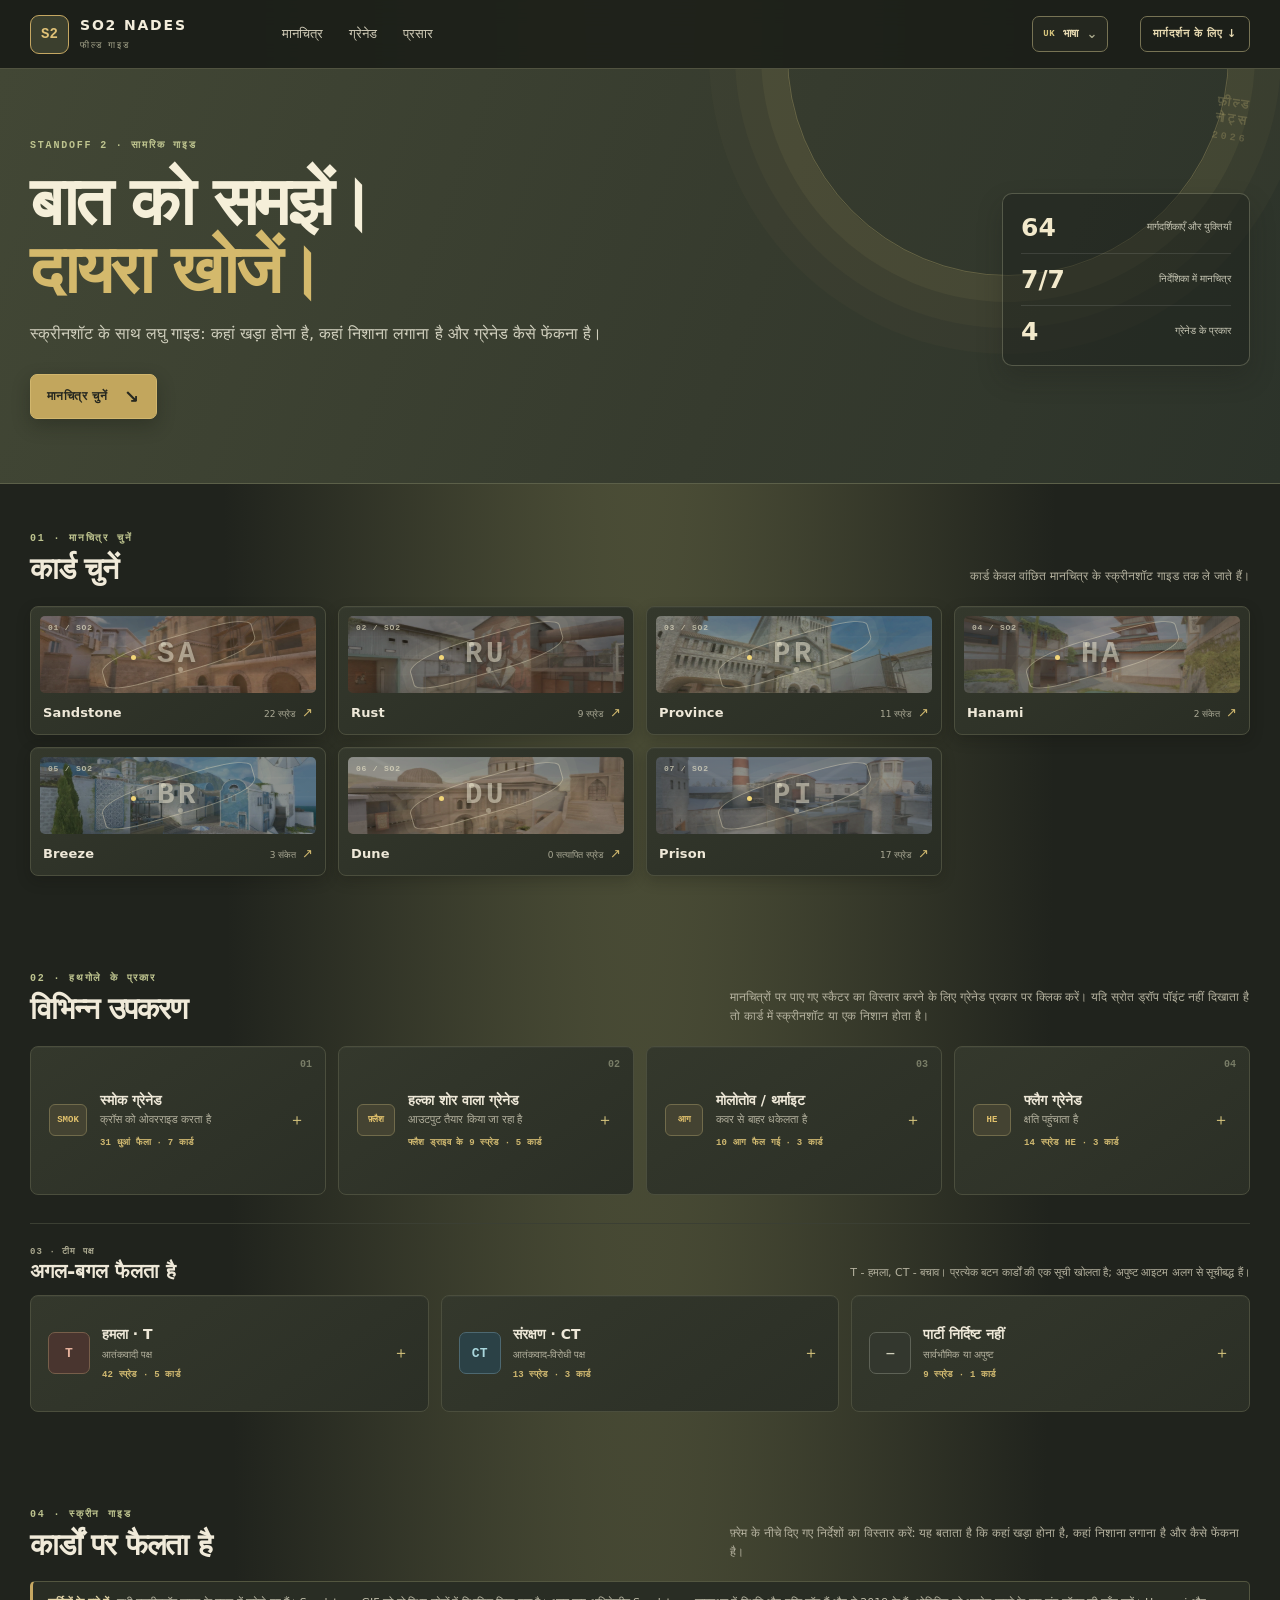
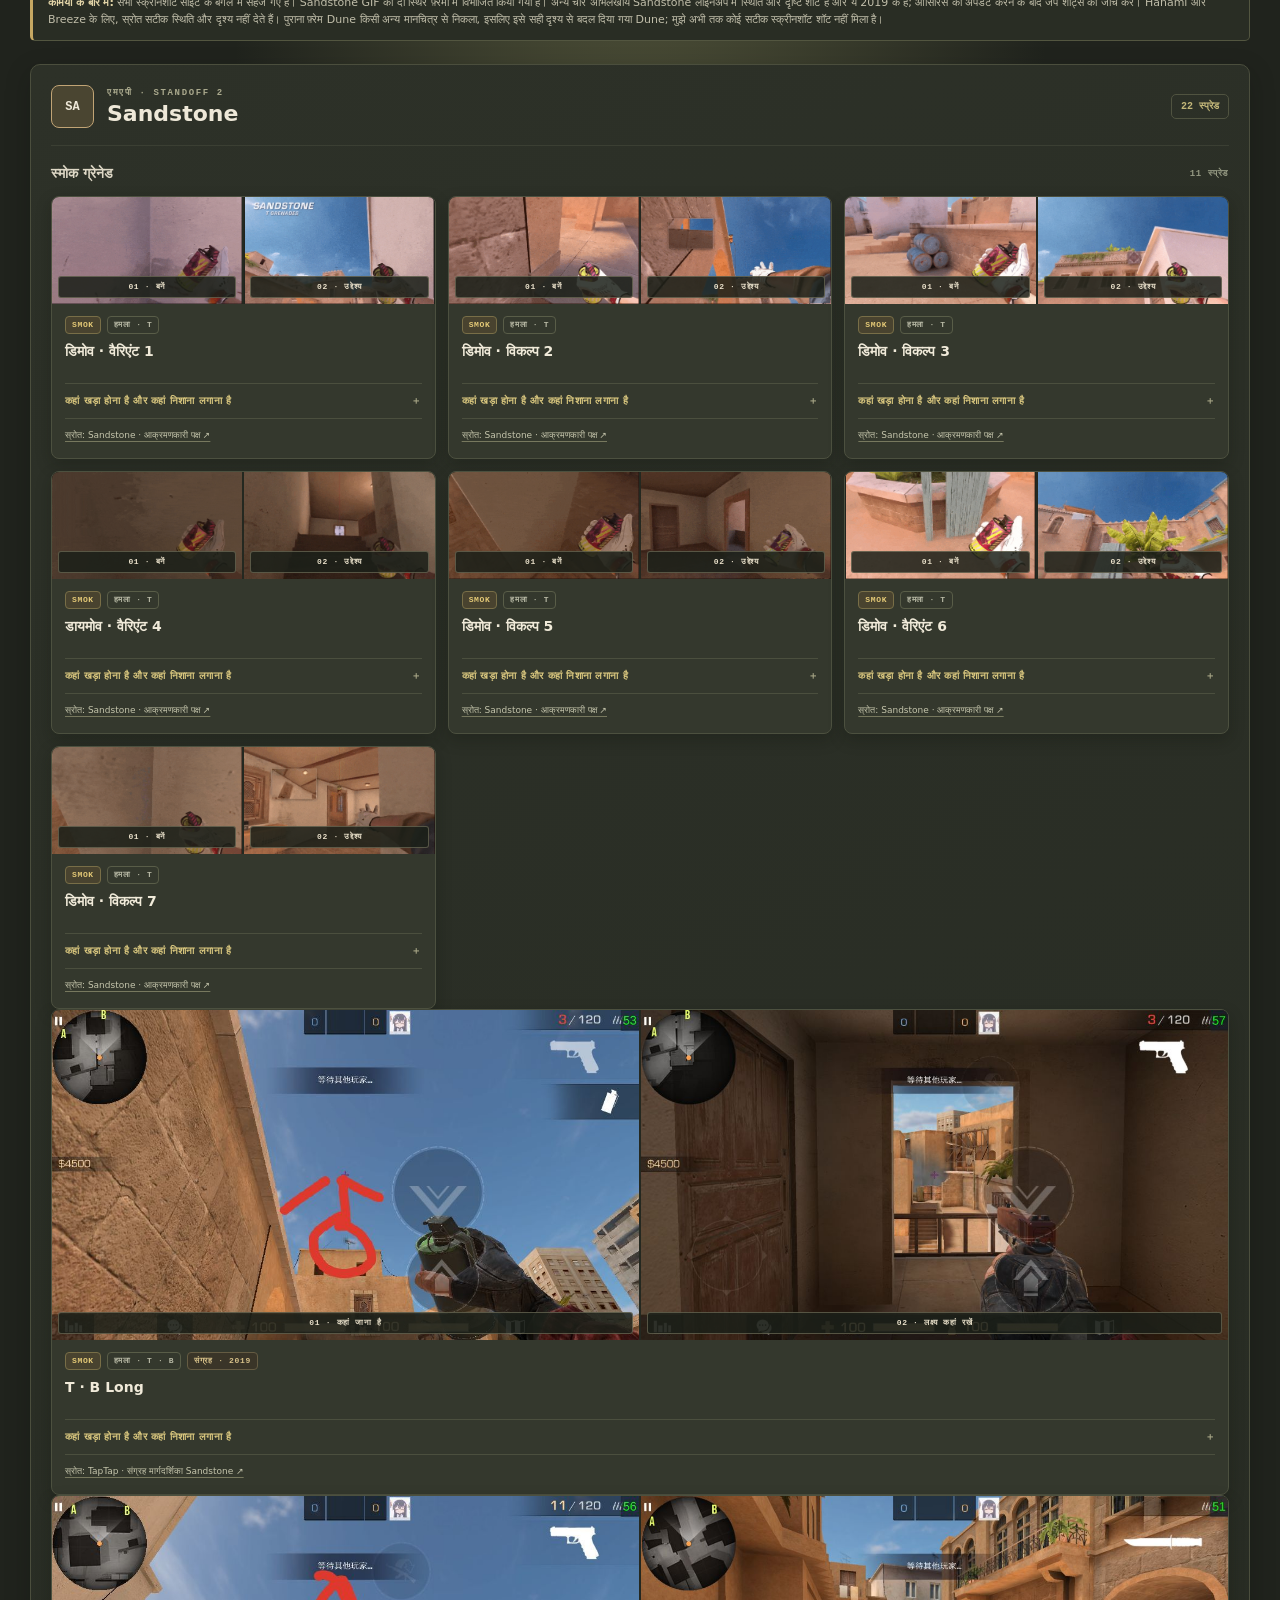
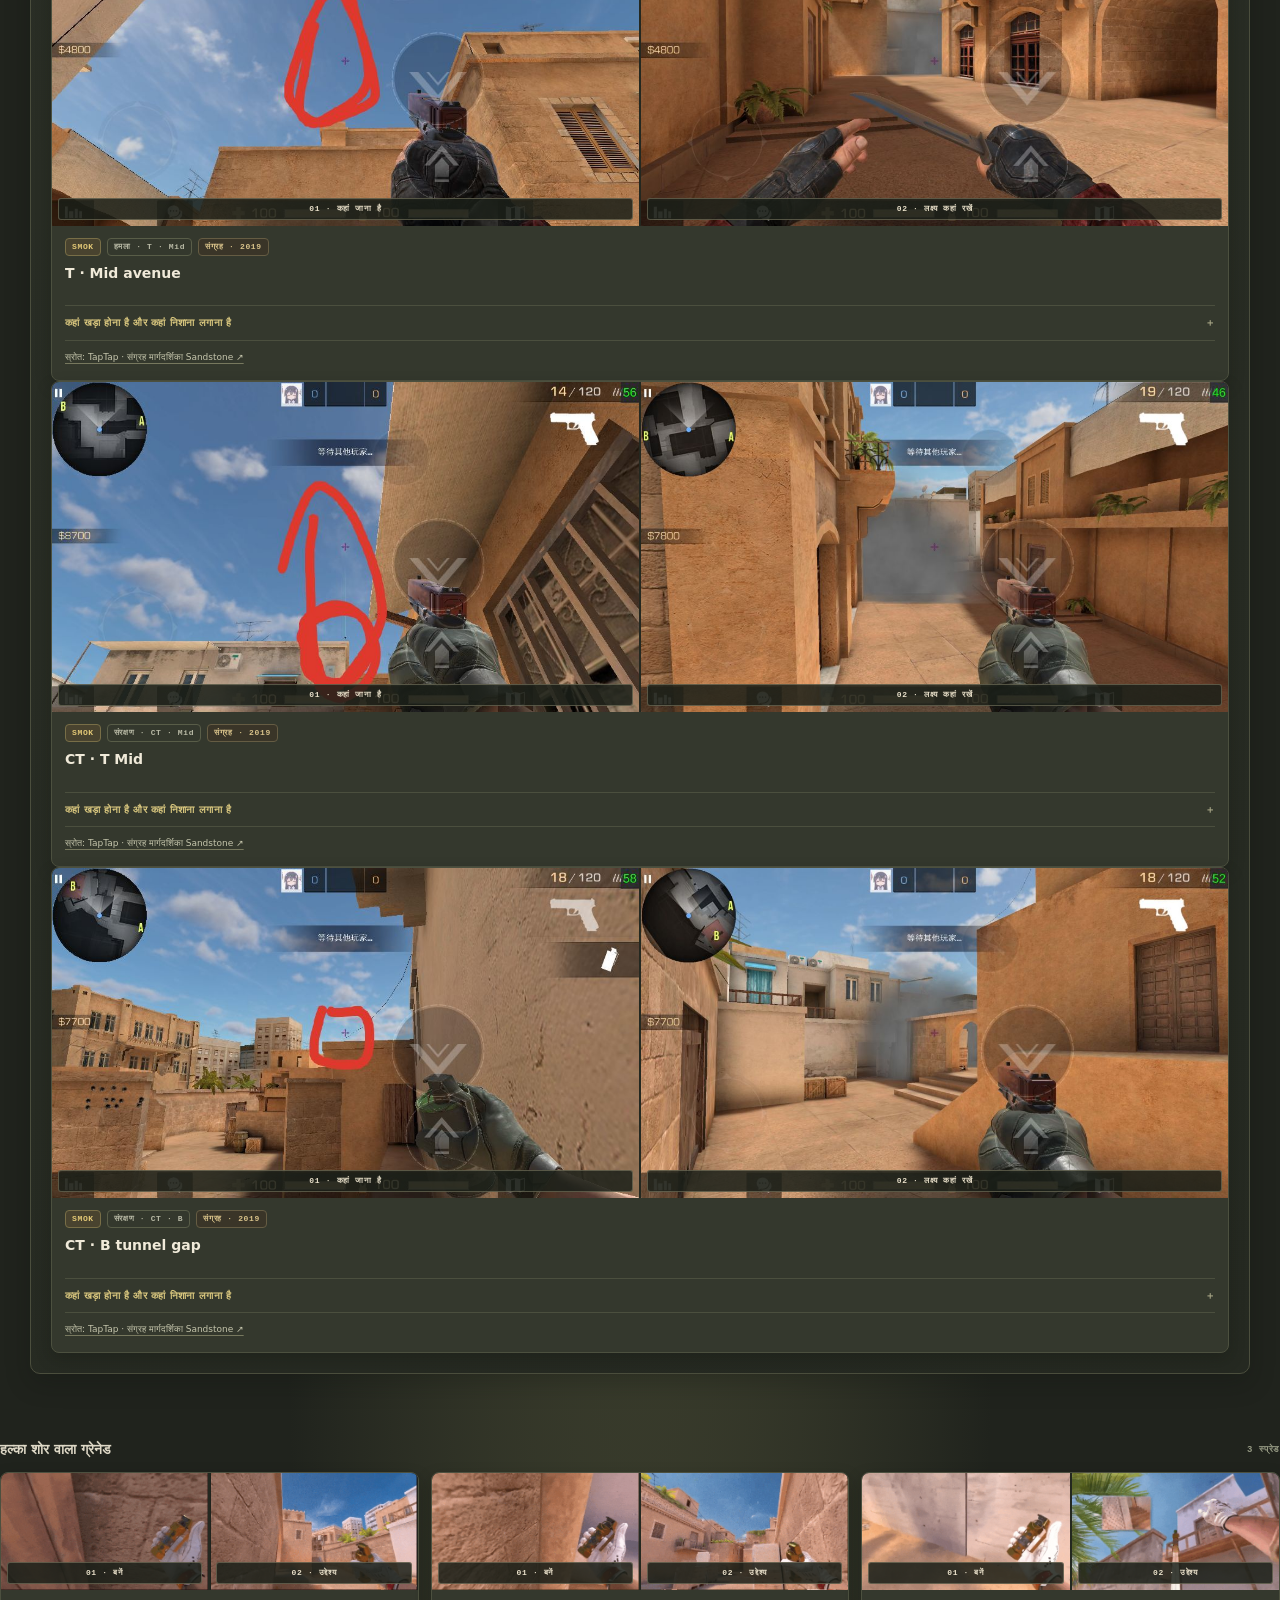
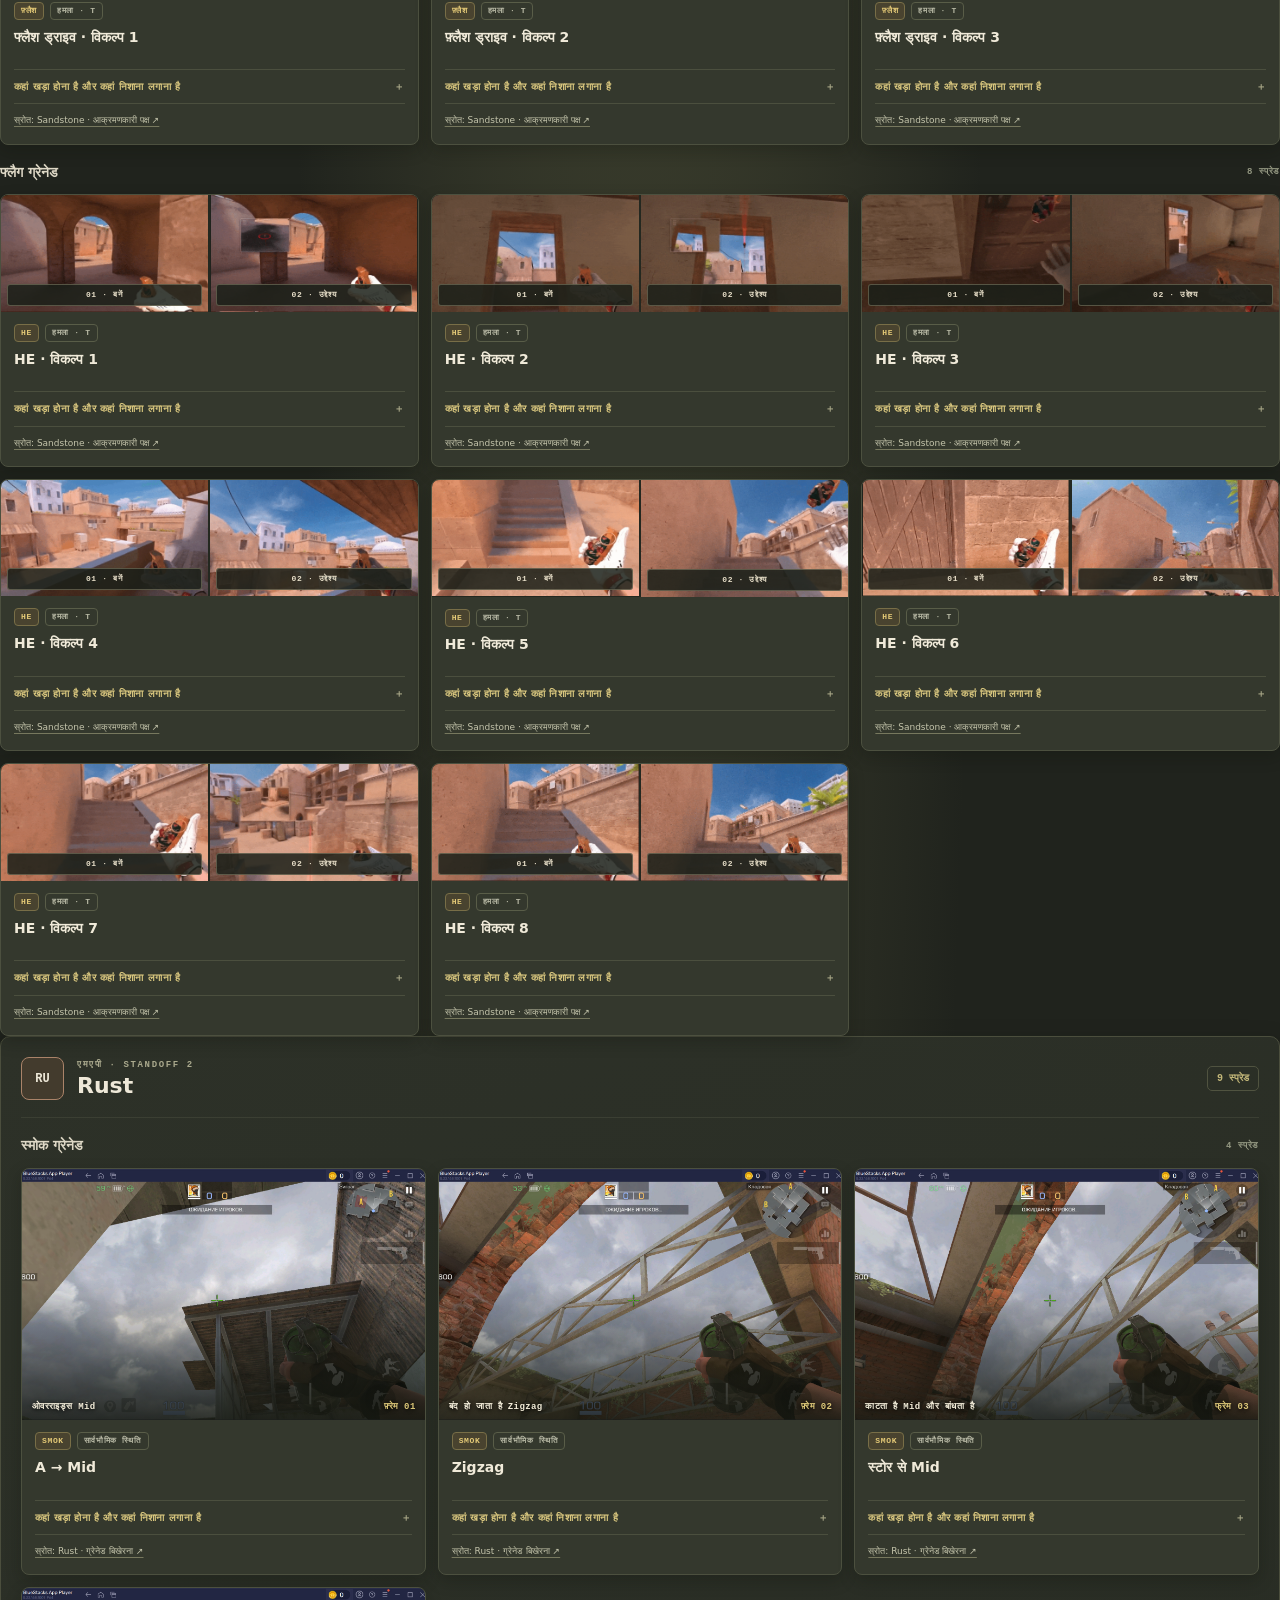
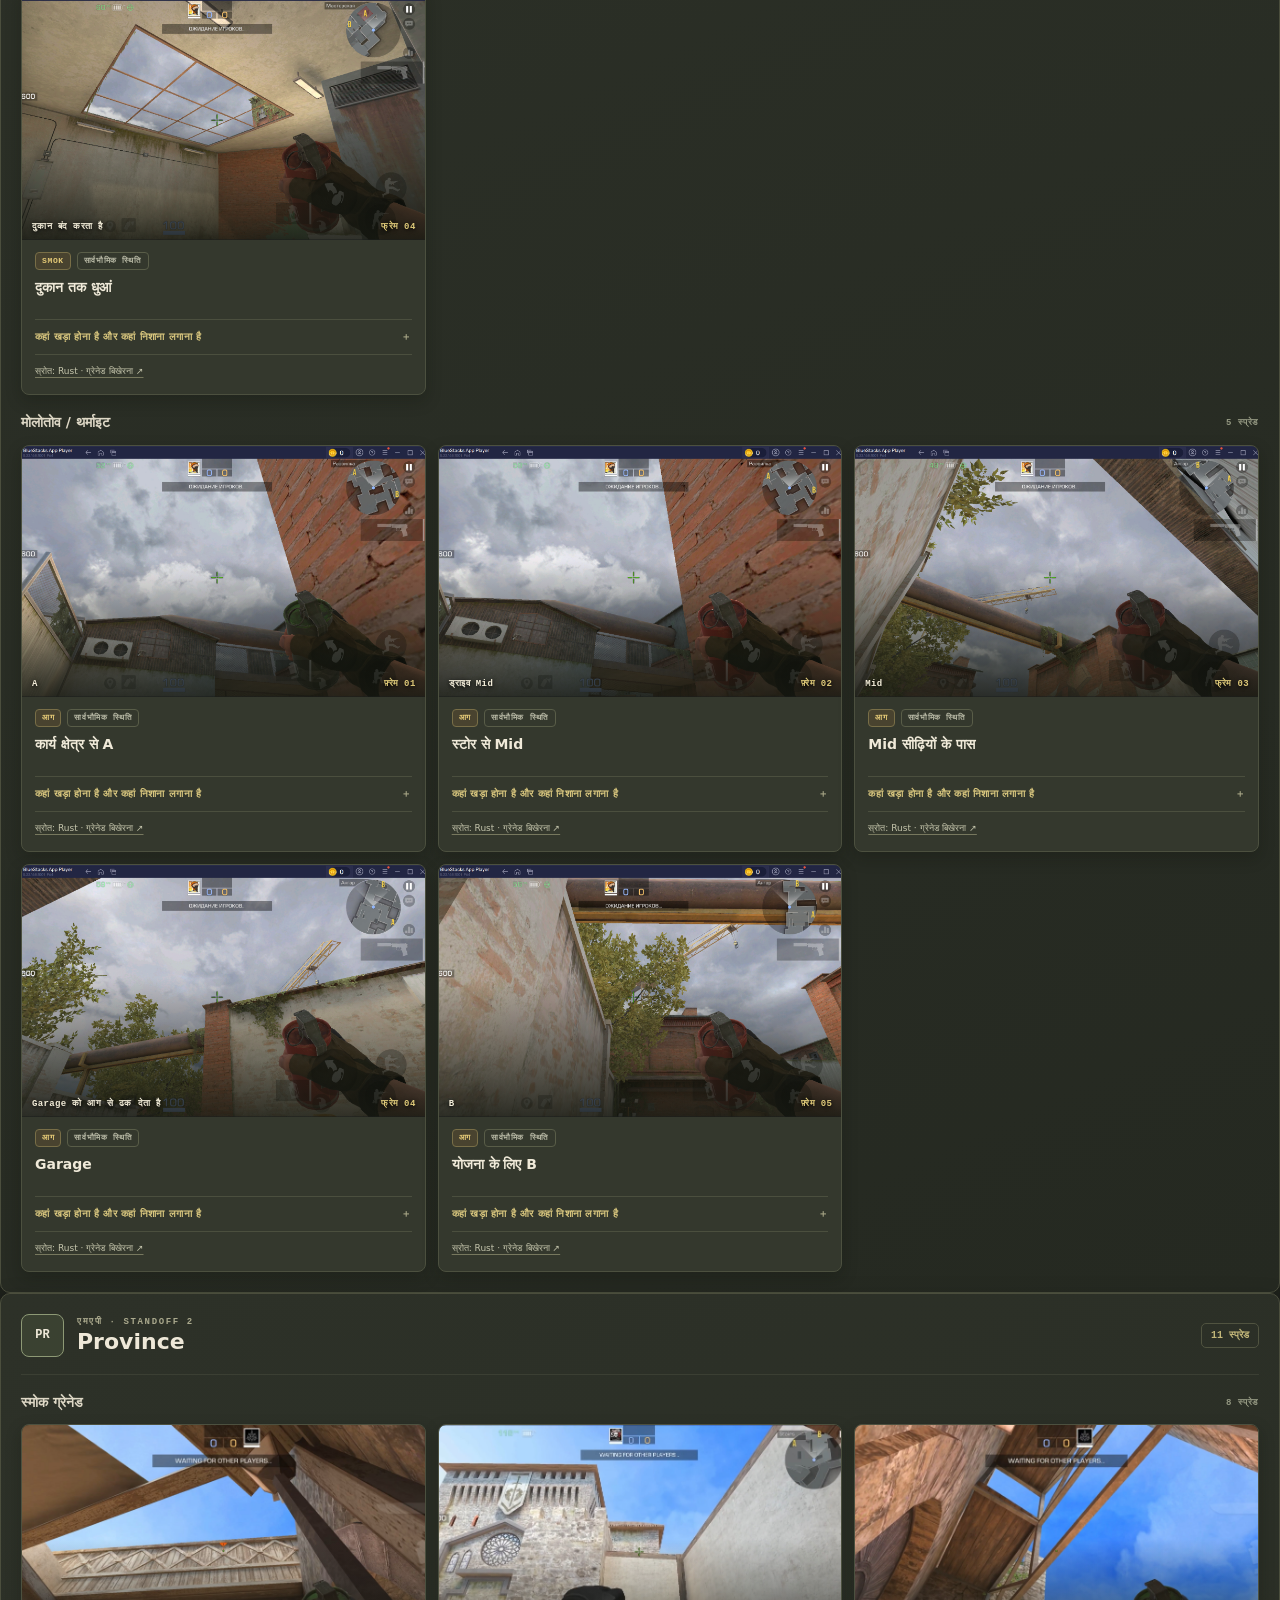
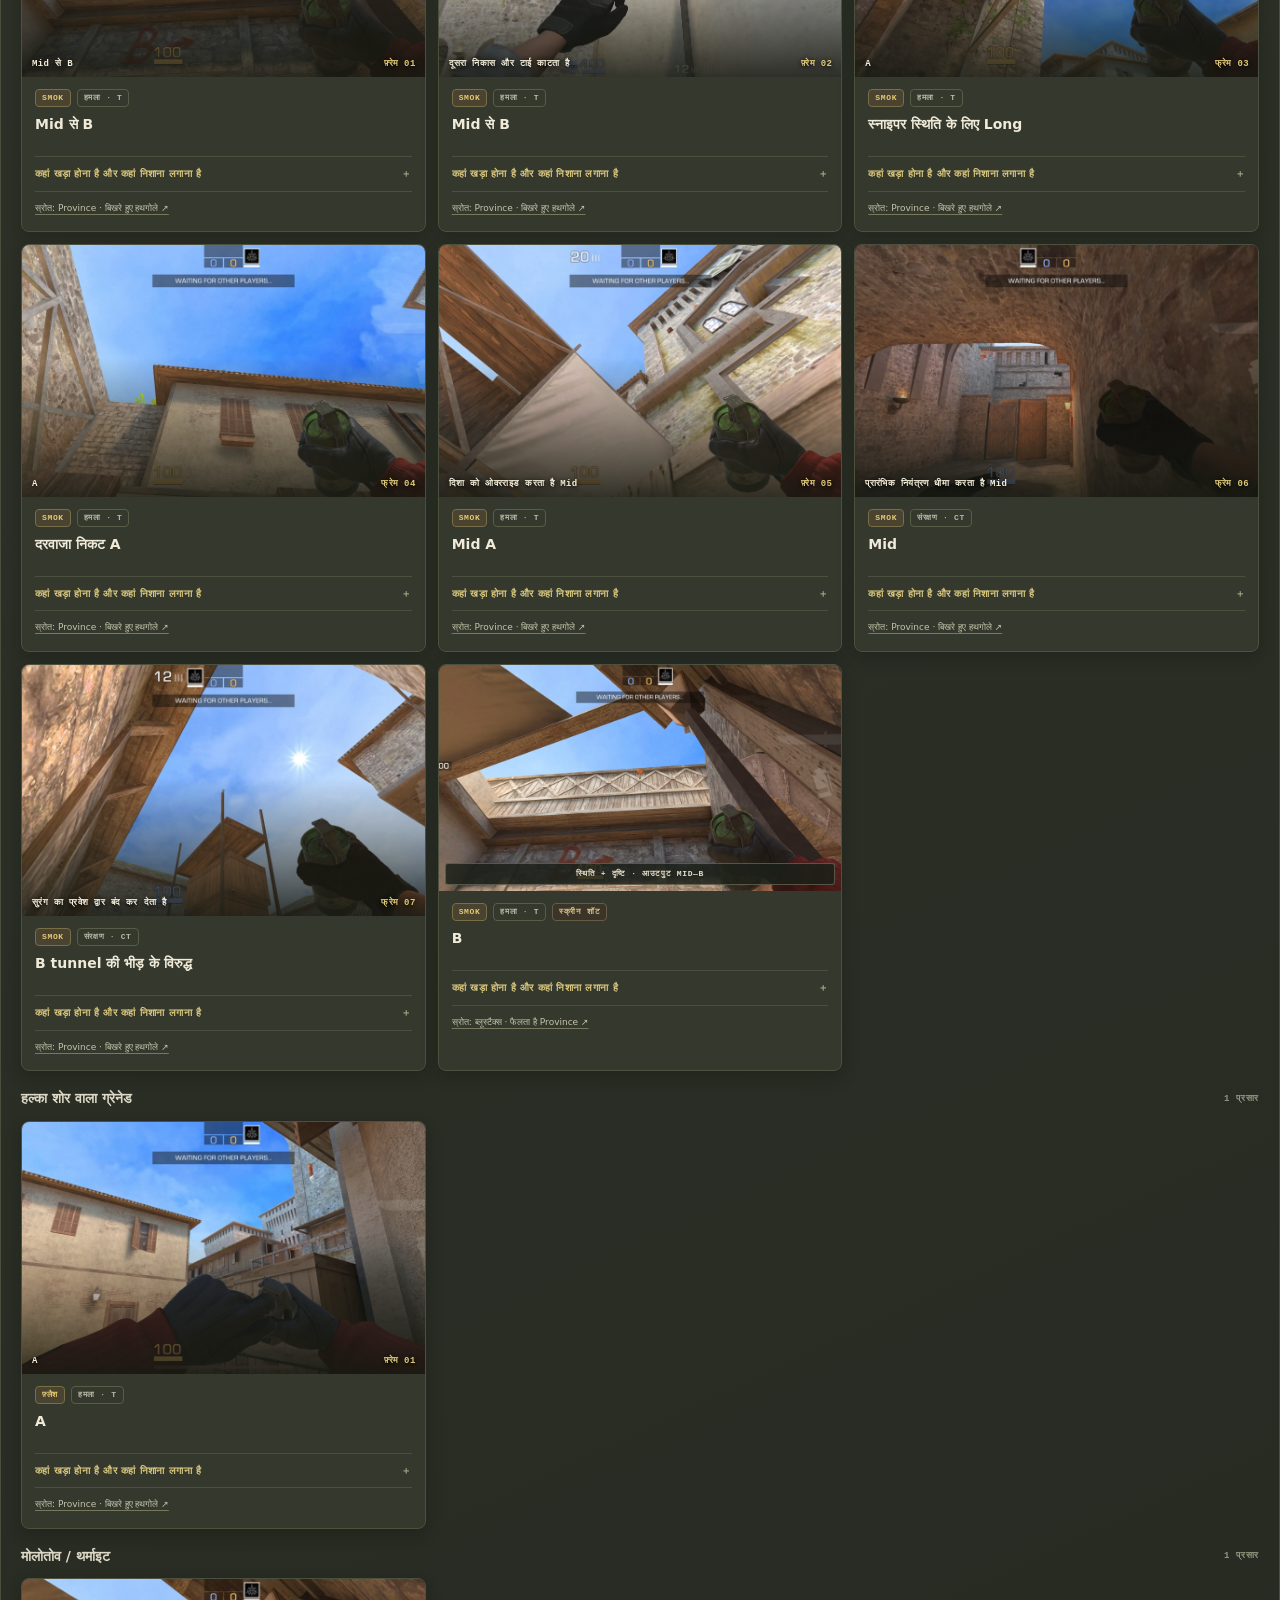
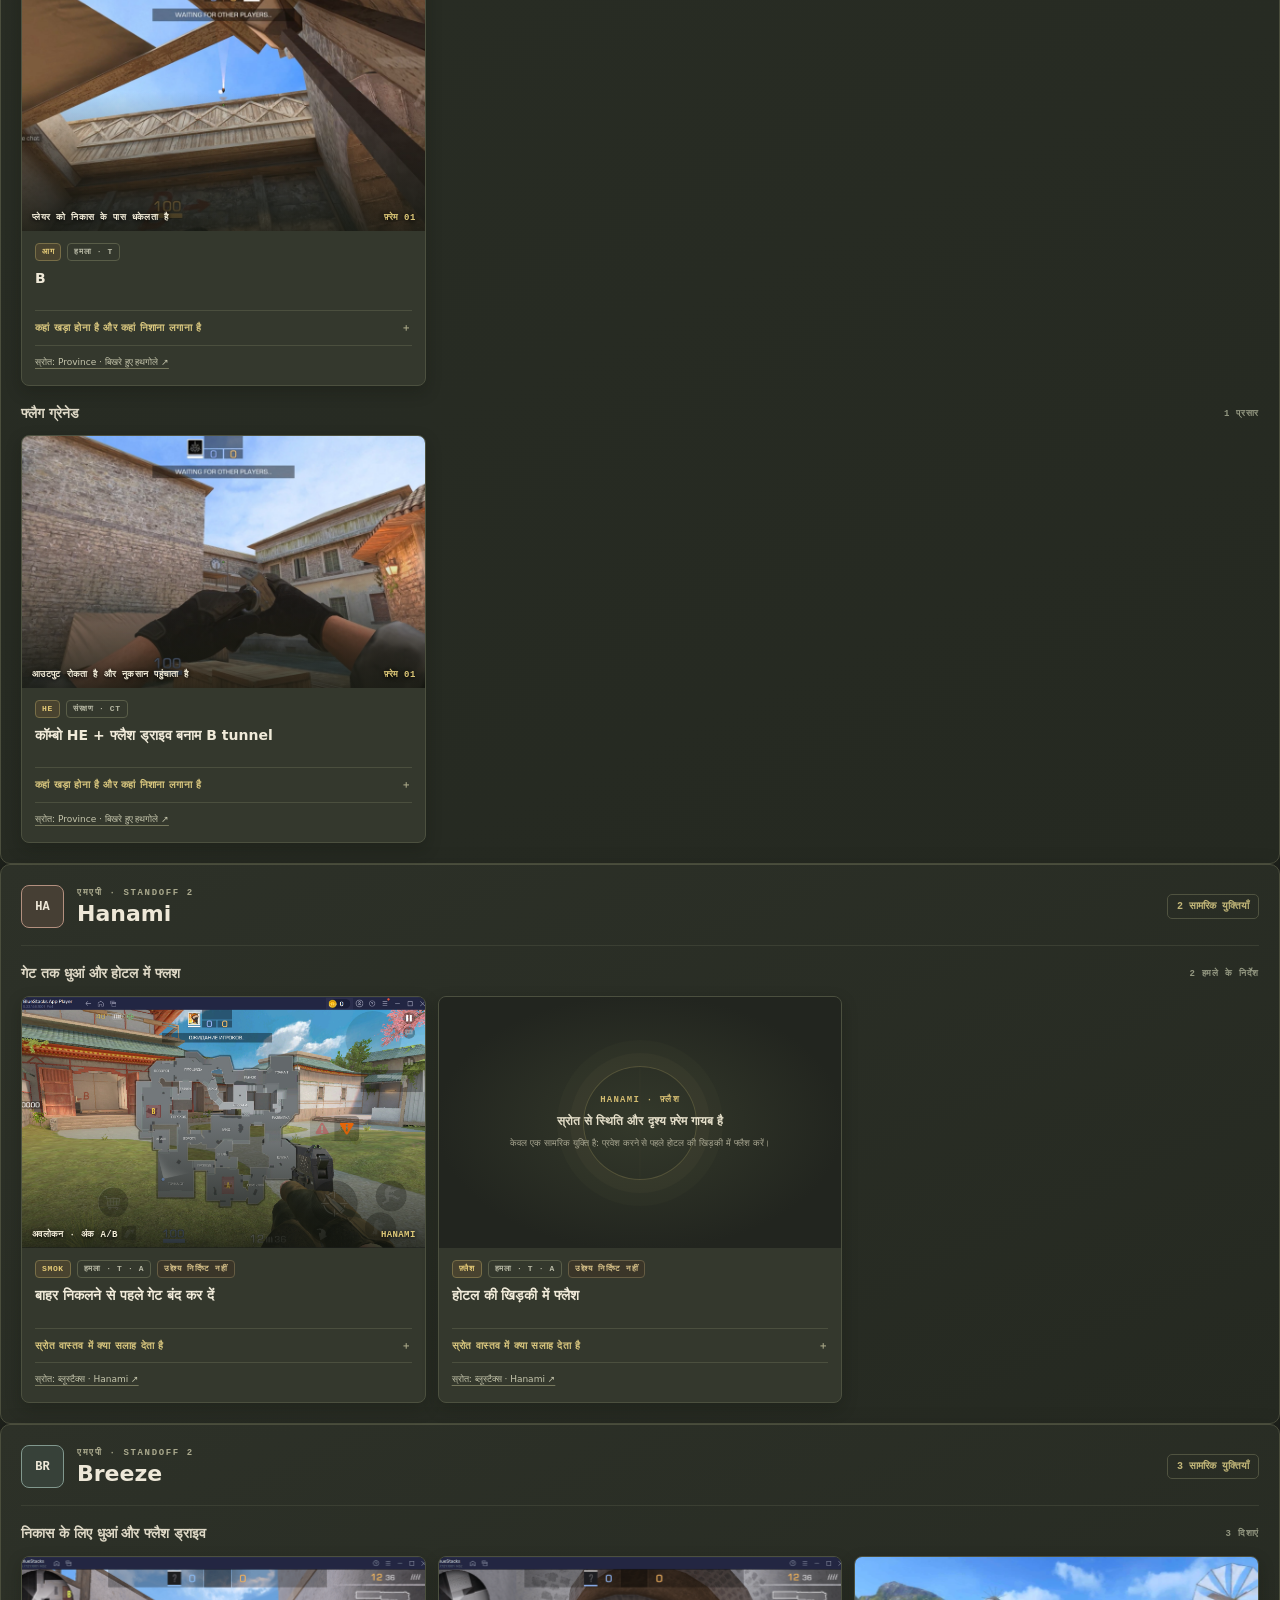
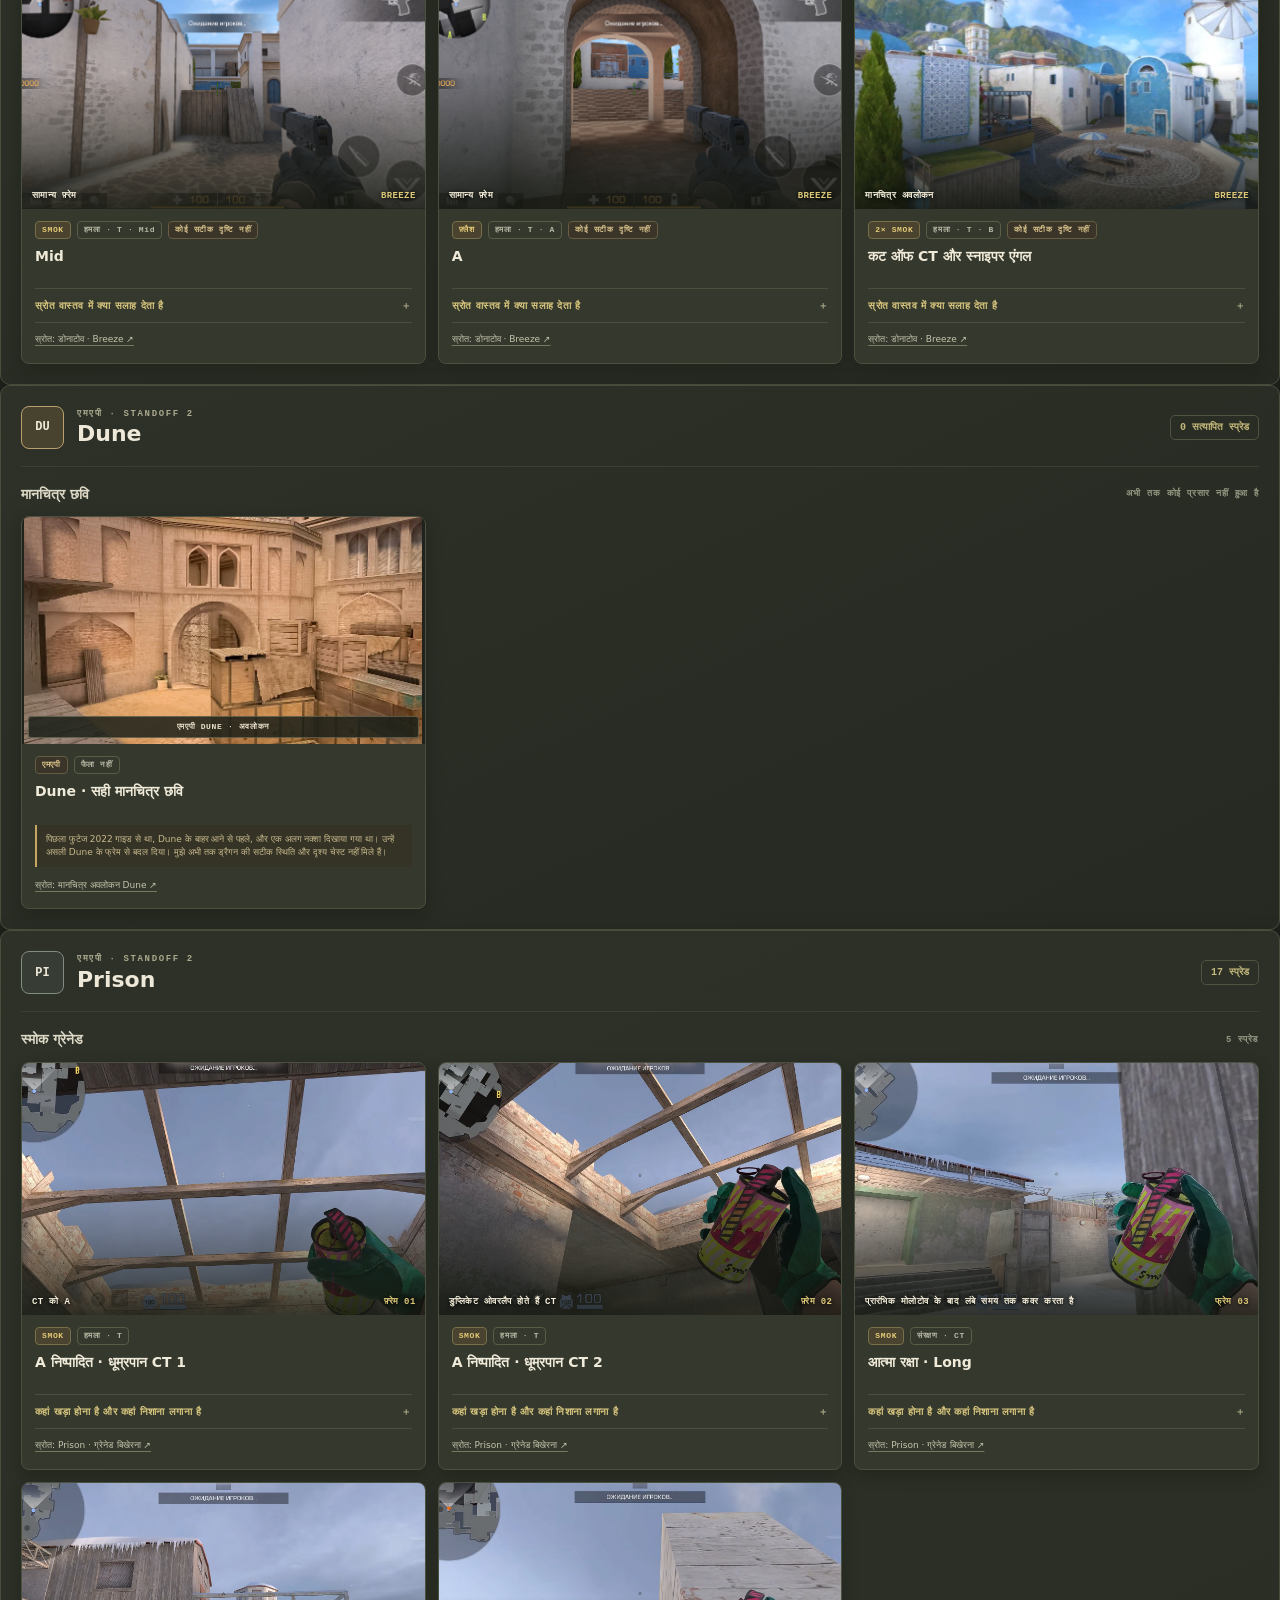
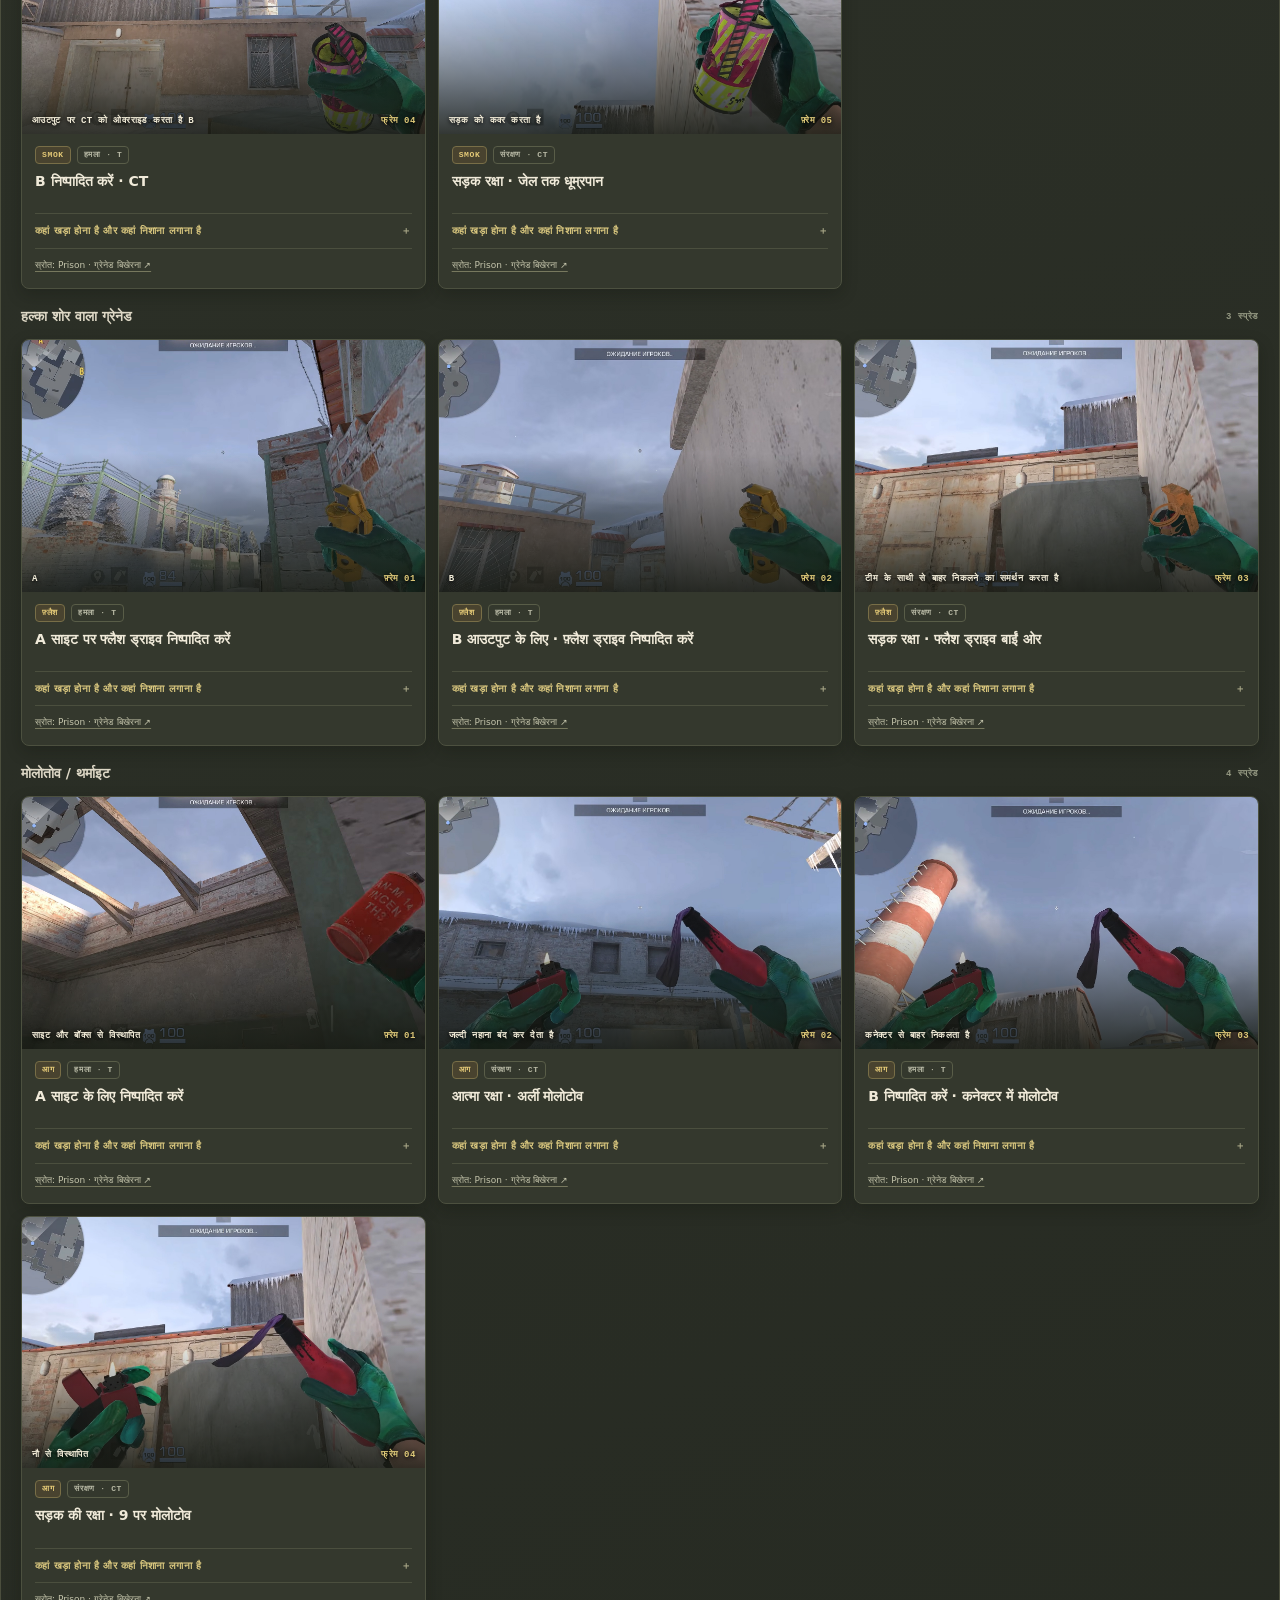
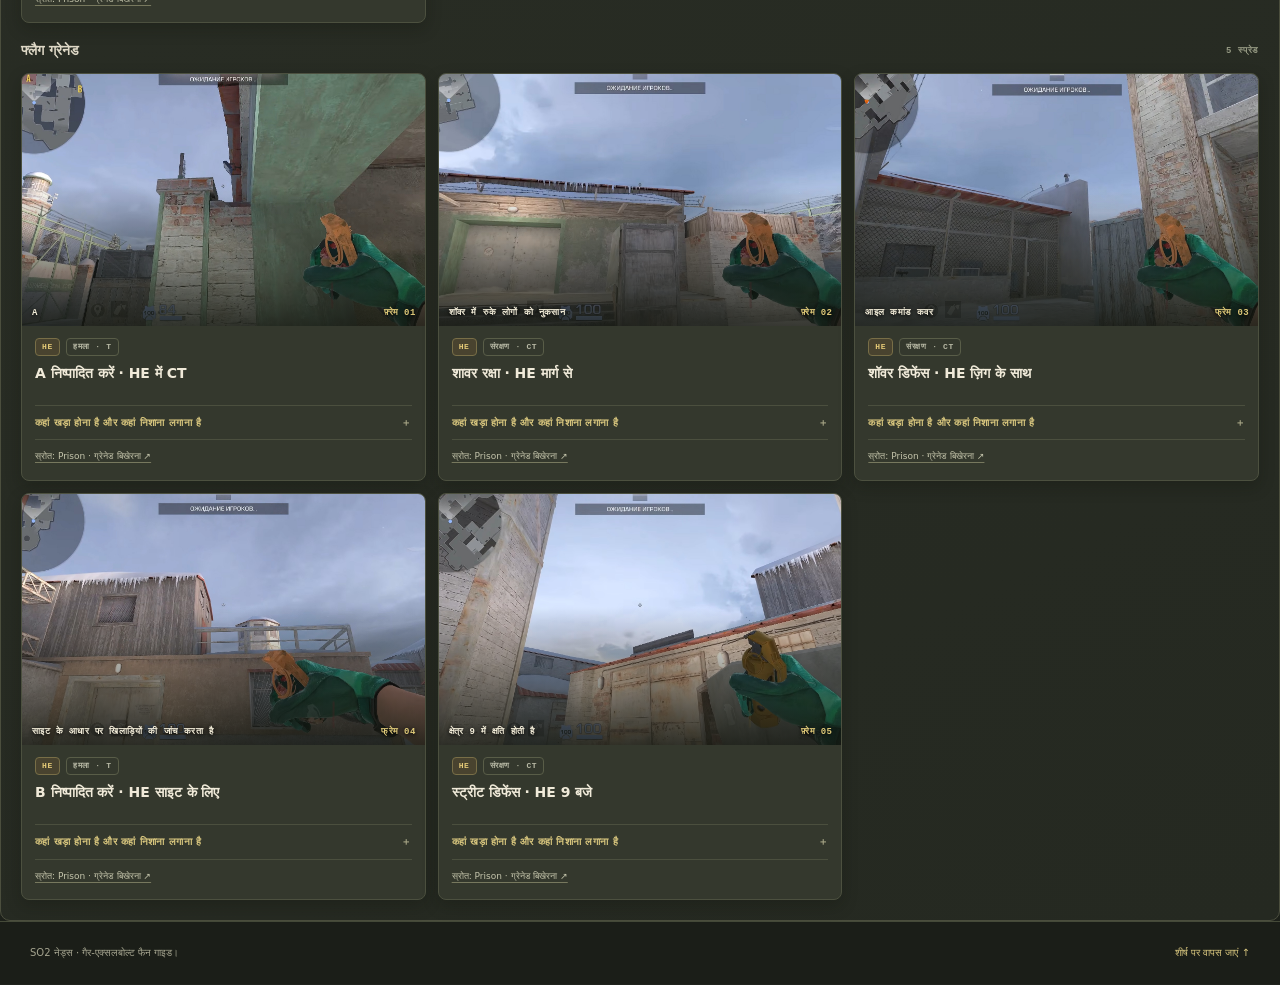
<file: hi.html>
<!doctype html>
<html lang="hi">
<head>
  <meta charset="utf-8">
  <meta name="viewport" content="चौड़ाई=डिवाइस-चौड़ाई, प्रारंभिक-पैमाना=1">
  <meta name="theme-color" content="#262a21">
  <meta name="description" content="स्क्रीनशॉट फैलता है Standoff 2: मानचित्र और ग्रेनेड के लिए स्थिति, दृष्टि और फेंक।">
  <title>SO2 नेड्स - स्क्रीनशॉट फैलता है Standoff 2</title>
  <link rel="stylesheet" href="field-guide.css">
</head>
<body>
  <header class="topbar" id="top"><div class="page-wrap topbar-inner"><a class="brand" href="#top"><span class="brand-mark">S2</span><span><b>SO2 NADES</b><small>फील्ड गाइड</small></span></a><nav aria-label="नेविगेशन"><a href="#maps">मानचित्र</a><a href="#grenades">ग्रेनेड</a><a href="#lineups">प्रसार</a></nav><details class="language-menu"><summary aria-label="भाषा"><span class="language-code">UK</span><span class="language-label">भाषा</span><span class="language-caret" aria-hidden="true">⌄</span></summary><div class="language-options"><a class="language-option" href="index.html" lang="uk" aria-current="page"><span class="language-option-code">UK</span><span>यूक्रेनी</span></a><a class="language-option" href="en.html" lang="en"><span class="language-option-code">EN</span><span>अंग्रेजी</span></a><a class="language-option" href="zh.html" lang="zh-CN"><span class="language-option-code">ZH</span><span>中文（简体）</span></a><a class="language-option" href="hi.html" lang="hi"><span class="language-option-code">HI</span><span>हिन्दी</span></a><a class="language-option" href="es.html" lang="es"><span class="language-option-code">ES</span><span>स्पेनॉल</span></a><a class="language-option" href="ar.html" lang="ar"><span class="language-option-code">AR</span><span>العربية</span></a><a class="language-option" href="fr.html" lang="fr"><span class="language-option-code">FR</span><span>फ़्रांसीसी</span></a><a class="language-option" href="bn.html" lang="bn"><span class="language-option-code">BN</span><span>बांग्ला</span></a><a class="language-option" href="pt.html" lang="pt"><span class="language-option-code">PT</span><span>पुर्तगाली</span></a><a class="language-option" href="ru.html" lang="ru"><span class="language-option-code">RU</span><span>रूसी</span></a></div></details><a class="top-action" href="#lineups">मार्गदर्शन के लिए ↓</a></div></header>
  <main>
    <section class="hero"><div class="page-wrap hero-grid"><div class="hero-copy"><p class="eyebrow">STANDOFF 2 · सामरिक गाइड</p><h1>बात को समझें।<br><em>दायरा खोजें।</em></h1><p class="hero-lede">स्क्रीनशॉट के साथ लघु गाइड: कहां खड़ा होना है, कहां निशाना लगाना है और ग्रेनेड कैसे फेंकना है।</p><a class="primary-link" href="#maps">मानचित्र चुनें  <span>↘</span></a></div><aside class="hero-stats"><div><strong>64</strong><span>मार्गदर्शिकाएँ और युक्तियाँ</span></div><div><strong>7/7</strong><span>निर्देशिका में मानचित्र</span></div><div><strong>4</strong><span>ग्रेनेड के प्रकार</span></div></aside></div><div class="hero-stamp">फ़ील्ड<br>नोट्स<br><span>2026</span></div></section>
    <section class="page-wrap section-block" id="maps"><div class="section-title"><div><p class="eyebrow">01 · मानचित्र चुनें</p><h2>कार्ड चुनें</h2></div><p>कार्ड केवल वांछित मानचित्र के स्क्रीनशॉट गाइड तक ले जाते हैं।</p></div><div class="map-grid">
      <a class="map-card" href="#sandstone" style="--map-color:#b9955d"><span class="map-art"><img src="assets/map-sandstone.webp" loading="lazy" alt=""><span class="map-index">01 / SO2</span><b>SA</b><i></i></span><span class="map-info"><b>Sandstone</b><small>22 स्प्रेड  <i>↗</i></small></span></a>
      <a class="map-card" href="#rust" style="--map-color:#9b684d"><span class="map-art"><img src="assets/map-rust.webp" loading="lazy" alt=""><span class="map-index">02 / SO2</span><b>RU</b><i></i></span><span class="map-info"><b>Rust</b><small>9 स्प्रेड  <i>↗</i></small></span></a>
      <a class="map-card" href="#province" style="--map-color:#74865d"><span class="map-art"><img src="assets/map-province.webp" loading="lazy" alt=""><span class="map-index">03 / SO2</span><b>PR</b><i></i></span><span class="map-info"><b>Province</b><small>11 स्प्रेड  <i>↗</i></small></span></a>
      <a class="map-card" href="#hanami" style="--map-color:#a77a6b"><span class="map-art"><img src="assets/map-hanami.webp" loading="lazy" alt=""><span class="map-index">04 / SO2</span><b>HA</b><i></i></span><span class="map-info"><b>Hanami</b><small>2 संकेत  <i>↗</i></small></span></a>
      <a class="map-card" href="#breeze" style="--map-color:#64857f"><span class="map-art"><img src="assets/map-breeze.webp" loading="lazy" alt=""><span class="map-index">05 / SO2</span><b>BR</b><i></i></span><span class="map-info"><b>Breeze</b><small>3 संकेत  <i>↗</i></small></span></a>
      <a class="map-card" href="#dune" style="--map-color:#b18e54"><span class="map-art"><img src="assets/map-dune.webp" loading="lazy" alt=""><span class="map-index">06 / SO2</span><b>DU</b><i></i></span><span class="map-info"><b>Dune</b><small>0 सत्यापित स्प्रेड  <i>↗</i></small></span></a>
      <a class="map-card" href="#prison" style="--map-color:#65746d"><span class="map-art"><img src="assets/map-prison.webp" loading="lazy" alt=""><span class="map-index">07 / SO2</span><b>PI</b><i></i></span><span class="map-info"><b>Prison</b><small>17 स्प्रेड  <i>↗</i></small></span></a>
    </div></section>
    <section class="page-wrap section-block" id="grenades"><div class="section-title"><div><p class="eyebrow">02 · हथगोले के प्रकार</p><h2>विभिन्न उपकरण</h2></div><p>मानचित्रों पर पाए गए स्कैटर का विस्तार करने के लिए ग्रेनेड प्रकार पर क्लिक करें। यदि स्रोत ड्रॉप पॉइंट नहीं दिखाता है तो कार्ड में स्क्रीनशॉट या एक निशान होता है।</p></div><div class="type-grid"><details class="type-card type-picker">
  <summary><span class="type-number">01</span><span class="type-icon">SMOK</span><span class="type-picker-copy"><strong>स्मोक ग्रेनेड</strong><small>क्रॉस को ओवरराइड करता है</small><b>31 धुआं फैला · 7 कार्ड</b></span><span class="type-chevron" aria-hidden="true">＋</span></summary>
  <div class="type-results"><p>इस प्रकार के सभी स्प्रेड। मानचित्र पर निर्देशों पर जाने के लिए नाम पर क्लिक करें।</p><div class="type-results-grid">
    <section class="type-result-map"><h4>Breeze</h4><ul>
      <li><a href="#lineup-breeze-smoke-1"><span>SMOK</span>Mid<b aria-hidden="true">↗</b></a></li>
      <li><a href="#lineup-breeze-smoke-3"><span>2× SMOK</span>कट ऑफ CT और स्नाइपर एंगल<b aria-hidden="true">↗</b></a></li>
    </ul></section>
    <section class="type-result-map"><h4>Hanami</h4><ul>
      <li><a href="#lineup-hanami-smoke-1"><span>SMOK</span>बाहर निकलने से पहले गेट बंद कर दें<b aria-hidden="true">↗</b></a></li>
    </ul></section>
    <section class="type-result-map"><h4>Prison</h4><ul>
      <li><a href="#lineup-prison-smoke-1"><span>SMOK</span>A निष्पादित · धूम्रपान CT 1<b aria-hidden="true">↗</b></a></li>
      <li><a href="#lineup-prison-smoke-2"><span>SMOK</span>A निष्पादित · धूम्रपान CT 2<b aria-hidden="true">↗</b></a></li>
      <li><a href="#lineup-prison-smoke-3"><span>SMOK</span>आत्मा रक्षा · Long<b aria-hidden="true">↗</b></a></li>
      <li><a href="#lineup-prison-smoke-4"><span>SMOK</span>B निष्पादित करें · CT<b aria-hidden="true">↗</b></a></li>
      <li><a href="#lineup-prison-smoke-5"><span>SMOK</span>सड़क रक्षा · जेल तक धूम्रपान<b aria-hidden="true">↗</b></a></li>
    </ul></section>
    <section class="type-result-map"><h4>Province</h4><ul>
      <li><a href="#lineup-province-smoke-1"><span>SMOK</span>Mid से B<b aria-hidden="true">↗</b></a></li>
      <li><a href="#lineup-province-smoke-2"><span>SMOK</span>Mid से B<b aria-hidden="true">↗</b></a></li>
      <li><a href="#lineup-province-smoke-3"><span>SMOK</span>स्नाइपर स्थिति के लिए Long<b aria-hidden="true">↗</b></a></li>
      <li><a href="#lineup-province-smoke-4"><span>SMOK</span>दरवाजा निकट A<b aria-hidden="true">↗</b></a></li>
      <li><a href="#lineup-province-smoke-5"><span>SMOK</span>Mid A<b aria-hidden="true">↗</b></a></li>
      <li><a href="#lineup-province-smoke-6"><span>SMOK</span>Mid<b aria-hidden="true">↗</b></a></li>
      <li><a href="#lineup-province-smoke-7"><span>SMOK</span>B tunnel की भीड़ के विरुद्ध<b aria-hidden="true">↗</b></a></li>
      <li><a href="#lineup-province-smoke-8"><span>SMOK</span>B<b aria-hidden="true">↗</b></a></li>
    </ul></section>
    <section class="type-result-map"><h4>Rust</h4><ul>
      <li><a href="#lineup-rust-smoke-1"><span>SMOK</span>A → Mid<b aria-hidden="true">↗</b></a></li>
      <li><a href="#lineup-rust-smoke-2"><span>SMOK</span>Zigzag<b aria-hidden="true">↗</b></a></li>
      <li><a href="#lineup-rust-smoke-3"><span>SMOK</span>स्टोर से Mid<b aria-hidden="true">↗</b></a></li>
      <li><a href="#lineup-rust-smoke-4"><span>SMOK</span>दुकान तक धुआं<b aria-hidden="true">↗</b></a></li>
    </ul></section>
    <section class="type-result-map"><h4>Sandstone</h4><ul>
      <li><a href="#lineup-sandstone-smoke-1"><span>SMOK</span>डिमोव · वैरिएंट 1<b aria-hidden="true">↗</b></a></li>
      <li><a href="#lineup-sandstone-smoke-2"><span>SMOK</span>डिमोव · विकल्प 2<b aria-hidden="true">↗</b></a></li>
      <li><a href="#lineup-sandstone-smoke-3"><span>SMOK</span>डिमोव · विकल्प 3<b aria-hidden="true">↗</b></a></li>
      <li><a href="#lineup-sandstone-smoke-4"><span>SMOK</span>डायमोव · वैरिएंट 4<b aria-hidden="true">↗</b></a></li>
      <li><a href="#lineup-sandstone-smoke-5"><span>SMOK</span>डिमोव · विकल्प 5<b aria-hidden="true">↗</b></a></li>
      <li><a href="#lineup-sandstone-smoke-6"><span>SMOK</span>डिमोव · वैरिएंट 6<b aria-hidden="true">↗</b></a></li>
      <li><a href="#lineup-sandstone-smoke-7"><span>SMOK</span>डिमोव · विकल्प 7<b aria-hidden="true">↗</b></a></li>
      <li><a href="#lineup-sandstone-smoke-19"><span>SMOK</span>T · B Long<b aria-hidden="true">↗</b></a></li>
      <li><a href="#lineup-sandstone-smoke-20"><span>SMOK</span>T · Mid avenue<b aria-hidden="true">↗</b></a></li>
      <li><a href="#lineup-sandstone-smoke-21"><span>SMOK</span>CT · T Mid<b aria-hidden="true">↗</b></a></li>
      <li><a href="#lineup-sandstone-smoke-22"><span>SMOK</span>CT · B tunnel gap<b aria-hidden="true">↗</b></a></li>
    </ul></section>
  </div></div></details>

<details class="type-card type-picker">
  <summary><span class="type-number">02</span><span class="type-icon">फ़्लैश</span><span class="type-picker-copy"><strong>हल्का शोर वाला ग्रेनेड</strong><small>आउटपुट तैयार किया जा रहा है</small><b>फ्लैश ड्राइव के 9 स्प्रेड · 5 कार्ड</b></span><span class="type-chevron" aria-hidden="true">＋</span></summary>
  <div class="type-results"><p>इस प्रकार के सभी स्प्रेड। मानचित्र पर निर्देशों पर जाने के लिए नाम पर क्लिक करें।</p><div class="type-results-grid">
    <section class="type-result-map"><h4>Breeze</h4><ul>
      <li><a href="#lineup-breeze-flash-2"><span>फ़्लैश</span>A<b aria-hidden="true">↗</b></a></li>
    </ul></section>
    <section class="type-result-map"><h4>Hanami</h4><ul>
      <li><a href="#lineup-hanami-flash-2"><span>फ़्लैश</span>होटल की खिड़की में फ्लैश<b aria-hidden="true">↗</b></a></li>
    </ul></section>
    <section class="type-result-map"><h4>Prison</h4><ul>
      <li><a href="#lineup-prison-flash-6"><span>फ़्लैश</span>A साइट पर फ्लैश ड्राइव निष्पादित करें<b aria-hidden="true">↗</b></a></li>
      <li><a href="#lineup-prison-flash-7"><span>फ़्लैश</span>B आउटपुट के लिए · फ़्लैश ड्राइव निष्पादित करें<b aria-hidden="true">↗</b></a></li>
      <li><a href="#lineup-prison-flash-8"><span>फ़्लैश</span>सड़क रक्षा · फ्लैश ड्राइव बाईं ओर<b aria-hidden="true">↗</b></a></li>
    </ul></section>
    <section class="type-result-map"><h4>Province</h4><ul>
      <li><a href="#lineup-province-flash-8"><span>फ़्लैश</span>A<b aria-hidden="true">↗</b></a></li>
    </ul></section>
    <section class="type-result-map"><h4>Sandstone</h4><ul>
      <li><a href="#lineup-sandstone-flash-8"><span>फ़्लैश</span>फ्लैश ड्राइव · विकल्प 1<b aria-hidden="true">↗</b></a></li>
      <li><a href="#lineup-sandstone-flash-9"><span>फ़्लैश</span>फ़्लैश ड्राइव · विकल्प 2<b aria-hidden="true">↗</b></a></li>
      <li><a href="#lineup-sandstone-flash-10"><span>फ़्लैश</span>फ़्लैश ड्राइव · विकल्प 3<b aria-hidden="true">↗</b></a></li>
    </ul></section>
  </div></div></details>

<details class="type-card type-picker">
  <summary><span class="type-number">03</span><span class="type-icon">आग</span><span class="type-picker-copy"><strong>मोलोतोव / थर्माइट</strong><small>कवर से बाहर धकेलता है</small><b>10 आग फैल गई · 3 कार्ड</b></span><span class="type-chevron" aria-hidden="true">＋</span></summary>
  <div class="type-results"><p>इस प्रकार के सभी स्प्रेड। मानचित्र पर निर्देशों पर जाने के लिए नाम पर क्लिक करें।</p><div class="type-results-grid">
    <section class="type-result-map"><h4>Prison</h4><ul>
      <li><a href="#lineup-prison-fire-9"><span>आग</span>A साइट के लिए निष्पादित करें<b aria-hidden="true">↗</b></a></li>
      <li><a href="#lineup-prison-fire-10"><span>आग</span>आत्मा रक्षा · अर्ली मोलोटोव<b aria-hidden="true">↗</b></a></li>
      <li><a href="#lineup-prison-fire-11"><span>आग</span>B निष्पादित करें · कनेक्टर में मोलोटोव<b aria-hidden="true">↗</b></a></li>
      <li><a href="#lineup-prison-fire-12"><span>आग</span>सड़क की रक्षा · 9 पर मोलोटोव<b aria-hidden="true">↗</b></a></li>
    </ul></section>
    <section class="type-result-map"><h4>Province</h4><ul>
      <li><a href="#lineup-province-fire-9"><span>आग</span>B<b aria-hidden="true">↗</b></a></li>
    </ul></section>
    <section class="type-result-map"><h4>Rust</h4><ul>
      <li><a href="#lineup-rust-fire-5"><span>आग</span>कार्य क्षेत्र से A<b aria-hidden="true">↗</b></a></li>
      <li><a href="#lineup-rust-fire-6"><span>आग</span>स्टोर से Mid<b aria-hidden="true">↗</b></a></li>
      <li><a href="#lineup-rust-fire-7"><span>आग</span>Mid सीढ़ियों के पास<b aria-hidden="true">↗</b></a></li>
      <li><a href="#lineup-rust-fire-8"><span>आग</span>Garage<b aria-hidden="true">↗</b></a></li>
      <li><a href="#lineup-rust-fire-9"><span>आग</span>योजना के लिए B<b aria-hidden="true">↗</b></a></li>
    </ul></section>
  </div></div></details>

<details class="type-card type-picker">
  <summary><span class="type-number">04</span><span class="type-icon">HE</span><span class="type-picker-copy"><strong>फ्लैग ग्रेनेड</strong><small>क्षति पहुंचाता है</small><b>14 स्प्रेड HE · 3 कार्ड</b></span><span class="type-chevron" aria-hidden="true">＋</span></summary>
  <div class="type-results"><p>इस प्रकार के सभी स्प्रेड। मानचित्र पर निर्देशों पर जाने के लिए नाम पर क्लिक करें।</p><div class="type-results-grid">
    <section class="type-result-map"><h4>Prison</h4><ul>
      <li><a href="#lineup-prison-he-13"><span>HE</span>A निष्पादित करें · HE में CT<b aria-hidden="true">↗</b></a></li>
      <li><a href="#lineup-prison-he-14"><span>HE</span>शावर रक्षा · HE मार्ग से<b aria-hidden="true">↗</b></a></li>
      <li><a href="#lineup-prison-he-15"><span>HE</span>शॉवर डिफेंस · HE ज़िग के साथ<b aria-hidden="true">↗</b></a></li>
      <li><a href="#lineup-prison-he-16"><span>HE</span>B निष्पादित करें · HE साइट के लिए<b aria-hidden="true">↗</b></a></li>
      <li><a href="#lineup-prison-he-17"><span>HE</span>स्ट्रीट डिफेंस · HE 9 बजे<b aria-hidden="true">↗</b></a></li>
    </ul></section>
    <section class="type-result-map"><h4>Province</h4><ul>
      <li><a href="#lineup-province-he-10"><span>HE</span>कॉम्बो HE + फ्लैश ड्राइव बनाम B tunnel<b aria-hidden="true">↗</b></a></li>
    </ul></section>
    <section class="type-result-map"><h4>Sandstone</h4><ul>
      <li><a href="#lineup-sandstone-he-11"><span>HE</span>HE · विकल्प 1<b aria-hidden="true">↗</b></a></li>
      <li><a href="#lineup-sandstone-he-12"><span>HE</span>HE · विकल्प 2<b aria-hidden="true">↗</b></a></li>
      <li><a href="#lineup-sandstone-he-13"><span>HE</span>HE · विकल्प 3<b aria-hidden="true">↗</b></a></li>
      <li><a href="#lineup-sandstone-he-14"><span>HE</span>HE · विकल्प 4<b aria-hidden="true">↗</b></a></li>
      <li><a href="#lineup-sandstone-he-15"><span>HE</span>HE · विकल्प 5<b aria-hidden="true">↗</b></a></li>
      <li><a href="#lineup-sandstone-he-16"><span>HE</span>HE · विकल्प 6<b aria-hidden="true">↗</b></a></li>
      <li><a href="#lineup-sandstone-he-17"><span>HE</span>HE · विकल्प 7<b aria-hidden="true">↗</b></a></li>
      <li><a href="#lineup-sandstone-he-18"><span>HE</span>HE · विकल्प 8<b aria-hidden="true">↗</b></a></li>
    </ul></section>
  </div></div></details>
  </div>
<div class="side-divider">
  <div class="side-title"><div><p class="eyebrow">03 · टीम पक्ष</p><h3>अगल-बगल फैलता है</h3></div><p>T - हमला, CT - बचाव। प्रत्येक बटन कार्डों की एक सूची खोलता है; अपुष्ट आइटम अलग से सूचीबद्ध हैं।</p></div>
  <div class="side-grid"><details class="side-card side-t">
  <summary><span class="side-mark">T</span><span class="side-picker-copy"><strong>हमला · T</strong><small>आतंकवादी पक्ष</small><b>42 स्प्रेड · 5 कार्ड</b></span><span class="type-chevron" aria-hidden="true">＋</span></summary>
  <div class="side-results"><p>आक्रमण रोल को मानचित्र के आधार पर समूहीकृत किया गया। स्क्रीनशॉट गाइड पर जाने के लिए एक शीर्षक चुनें।</p><div class="side-results-grid">    <section class="side-result-map"><h4>Sandstone</h4><ul>
      <li><a href="#lineup-sandstone-smoke-1"><span>SMOK</span>डिमोव · वैरिएंट 1<b aria-hidden="true">↗</b></a></li>
      <li><a href="#lineup-sandstone-smoke-2"><span>SMOK</span>डिमोव · विकल्प 2<b aria-hidden="true">↗</b></a></li>
      <li><a href="#lineup-sandstone-smoke-3"><span>SMOK</span>डिमोव · विकल्प 3<b aria-hidden="true">↗</b></a></li>
      <li><a href="#lineup-sandstone-smoke-4"><span>SMOK</span>डायमोव · वैरिएंट 4<b aria-hidden="true">↗</b></a></li>
      <li><a href="#lineup-sandstone-smoke-5"><span>SMOK</span>डिमोव · विकल्प 5<b aria-hidden="true">↗</b></a></li>
      <li><a href="#lineup-sandstone-smoke-6"><span>SMOK</span>डिमोव · वैरिएंट 6<b aria-hidden="true">↗</b></a></li>
      <li><a href="#lineup-sandstone-smoke-7"><span>SMOK</span>डिमोव · विकल्प 7<b aria-hidden="true">↗</b></a></li>
      <li><a href="#lineup-sandstone-smoke-19"><span>SMOK</span>T · B Long<b aria-hidden="true">↗</b></a></li>
      <li><a href="#lineup-sandstone-smoke-20"><span>SMOK</span>T · Mid avenue<b aria-hidden="true">↗</b></a></li>
      <li><a href="#lineup-sandstone-flash-8"><span>फ़्लैश</span>फ्लैश ड्राइव · विकल्प 1<b aria-hidden="true">↗</b></a></li>
      <li><a href="#lineup-sandstone-flash-9"><span>फ़्लैश</span>फ़्लैश ड्राइव · विकल्प 2<b aria-hidden="true">↗</b></a></li>
      <li><a href="#lineup-sandstone-flash-10"><span>फ़्लैश</span>फ़्लैश ड्राइव · विकल्प 3<b aria-hidden="true">↗</b></a></li>
      <li><a href="#lineup-sandstone-he-11"><span>HE</span>HE · विकल्प 1<b aria-hidden="true">↗</b></a></li>
      <li><a href="#lineup-sandstone-he-12"><span>HE</span>HE · विकल्प 2<b aria-hidden="true">↗</b></a></li>
      <li><a href="#lineup-sandstone-he-13"><span>HE</span>HE · विकल्प 3<b aria-hidden="true">↗</b></a></li>
      <li><a href="#lineup-sandstone-he-14"><span>HE</span>HE · विकल्प 4<b aria-hidden="true">↗</b></a></li>
      <li><a href="#lineup-sandstone-he-15"><span>HE</span>HE · विकल्प 5<b aria-hidden="true">↗</b></a></li>
      <li><a href="#lineup-sandstone-he-16"><span>HE</span>HE · विकल्प 6<b aria-hidden="true">↗</b></a></li>
      <li><a href="#lineup-sandstone-he-17"><span>HE</span>HE · विकल्प 7<b aria-hidden="true">↗</b></a></li>
      <li><a href="#lineup-sandstone-he-18"><span>HE</span>HE · विकल्प 8<b aria-hidden="true">↗</b></a></li>
    </ul></section>
    <section class="side-result-map"><h4>Province</h4><ul>
      <li><a href="#lineup-province-smoke-1"><span>SMOK</span>Mid से B<b aria-hidden="true">↗</b></a></li>
      <li><a href="#lineup-province-smoke-2"><span>SMOK</span>Mid से B<b aria-hidden="true">↗</b></a></li>
      <li><a href="#lineup-province-smoke-3"><span>SMOK</span>स्नाइपर स्थिति के लिए Long<b aria-hidden="true">↗</b></a></li>
      <li><a href="#lineup-province-smoke-4"><span>SMOK</span>दरवाजा निकट A<b aria-hidden="true">↗</b></a></li>
      <li><a href="#lineup-province-smoke-5"><span>SMOK</span>Mid A<b aria-hidden="true">↗</b></a></li>
      <li><a href="#lineup-province-smoke-8"><span>SMOK</span>B<b aria-hidden="true">↗</b></a></li>
      <li><a href="#lineup-province-flash-8"><span>फ़्लैश</span>A<b aria-hidden="true">↗</b></a></li>
      <li><a href="#lineup-province-fire-9"><span>आग</span>B<b aria-hidden="true">↗</b></a></li>
    </ul></section>
    <section class="side-result-map"><h4>Hanami</h4><ul>
      <li><a href="#lineup-hanami-smoke-1"><span>SMOK</span>बाहर निकलने से पहले गेट बंद कर दें<b aria-hidden="true">↗</b></a></li>
      <li><a href="#lineup-hanami-flash-2"><span>फ़्लैश</span>होटल की खिड़की में फ्लैश<b aria-hidden="true">↗</b></a></li>
    </ul></section>
    <section class="side-result-map"><h4>Breeze</h4><ul>
      <li><a href="#lineup-breeze-smoke-1"><span>SMOK</span>Mid<b aria-hidden="true">↗</b></a></li>
      <li><a href="#lineup-breeze-flash-2"><span>फ़्लैश</span>A<b aria-hidden="true">↗</b></a></li>
      <li><a href="#lineup-breeze-smoke-3"><span>2× SMOK</span>कट ऑफ CT और स्नाइपर एंगल<b aria-hidden="true">↗</b></a></li>
    </ul></section>
    <section class="side-result-map"><h4>Prison</h4><ul>
      <li><a href="#lineup-prison-smoke-1"><span>SMOK</span>A निष्पादित · धूम्रपान CT 1<b aria-hidden="true">↗</b></a></li>
      <li><a href="#lineup-prison-smoke-2"><span>SMOK</span>A निष्पादित · धूम्रपान CT 2<b aria-hidden="true">↗</b></a></li>
      <li><a href="#lineup-prison-smoke-4"><span>SMOK</span>B निष्पादित करें · CT<b aria-hidden="true">↗</b></a></li>
      <li><a href="#lineup-prison-flash-6"><span>फ़्लैश</span>A साइट पर फ्लैश ड्राइव निष्पादित करें<b aria-hidden="true">↗</b></a></li>
      <li><a href="#lineup-prison-flash-7"><span>फ़्लैश</span>B आउटपुट के लिए · फ़्लैश ड्राइव निष्पादित करें<b aria-hidden="true">↗</b></a></li>
      <li><a href="#lineup-prison-fire-9"><span>आग</span>A साइट के लिए निष्पादित करें<b aria-hidden="true">↗</b></a></li>
      <li><a href="#lineup-prison-fire-11"><span>आग</span>B निष्पादित करें · कनेक्टर में मोलोटोव<b aria-hidden="true">↗</b></a></li>
      <li><a href="#lineup-prison-he-13"><span>HE</span>A निष्पादित करें · HE में CT<b aria-hidden="true">↗</b></a></li>
      <li><a href="#lineup-prison-he-16"><span>HE</span>B निष्पादित करें · HE साइट के लिए<b aria-hidden="true">↗</b></a></li>
    </ul></section>
  </div></div></details>
<details class="side-card side-ct">
  <summary><span class="side-mark">CT</span><span class="side-picker-copy"><strong>संरक्षण · CT</strong><small>आतंकवाद-विरोधी पक्ष</small><b>13 स्प्रेड · 3 कार्ड</b></span><span class="type-chevron" aria-hidden="true">＋</span></summary>
  <div class="side-results"><p>रक्षात्मक रोल मानचित्र के अनुसार समूहीकृत। स्क्रीनशॉट गाइड पर जाने के लिए एक शीर्षक चुनें।</p><div class="side-results-grid">    <section class="side-result-map"><h4>Sandstone</h4><ul>
      <li><a href="#lineup-sandstone-smoke-21"><span>SMOK</span>CT · T Mid<b aria-hidden="true">↗</b></a></li>
      <li><a href="#lineup-sandstone-smoke-22"><span>SMOK</span>CT · B tunnel gap<b aria-hidden="true">↗</b></a></li>
    </ul></section>
    <section class="side-result-map"><h4>Province</h4><ul>
      <li><a href="#lineup-province-smoke-6"><span>SMOK</span>Mid<b aria-hidden="true">↗</b></a></li>
      <li><a href="#lineup-province-smoke-7"><span>SMOK</span>B tunnel की भीड़ के विरुद्ध<b aria-hidden="true">↗</b></a></li>
      <li><a href="#lineup-province-he-10"><span>HE</span>कॉम्बो HE + फ्लैश ड्राइव बनाम B tunnel<b aria-hidden="true">↗</b></a></li>
    </ul></section>
    <section class="side-result-map"><h4>Prison</h4><ul>
      <li><a href="#lineup-prison-smoke-3"><span>SMOK</span>आत्मा रक्षा · Long<b aria-hidden="true">↗</b></a></li>
      <li><a href="#lineup-prison-smoke-5"><span>SMOK</span>सड़क रक्षा · जेल तक धूम्रपान<b aria-hidden="true">↗</b></a></li>
      <li><a href="#lineup-prison-flash-8"><span>फ़्लैश</span>सड़क रक्षा · फ्लैश ड्राइव बाईं ओर<b aria-hidden="true">↗</b></a></li>
      <li><a href="#lineup-prison-fire-10"><span>आग</span>आत्मा रक्षा · अर्ली मोलोटोव<b aria-hidden="true">↗</b></a></li>
      <li><a href="#lineup-prison-fire-12"><span>आग</span>सड़क की रक्षा · 9 पर मोलोटोव<b aria-hidden="true">↗</b></a></li>
      <li><a href="#lineup-prison-he-14"><span>HE</span>शावर रक्षा · HE मार्ग से<b aria-hidden="true">↗</b></a></li>
      <li><a href="#lineup-prison-he-15"><span>HE</span>शॉवर डिफेंस · HE ज़िग के साथ<b aria-hidden="true">↗</b></a></li>
      <li><a href="#lineup-prison-he-17"><span>HE</span>स्ट्रीट डिफेंस · HE 9 बजे<b aria-hidden="true">↗</b></a></li>
    </ul></section>
  </div></div></details>
<details class="side-card side-other">
  <summary><span class="side-mark">—</span><span class="side-picker-copy"><strong>पार्टी निर्दिष्ट नहीं</strong><small>सार्वभौमिक या अपुष्ट</small><b>9 स्प्रेड · 1 कार्ड</b></span><span class="type-chevron" aria-hidden="true">＋</span></summary>
  <div class="side-results"><p>ये स्रोत टीम के पक्ष को सूचीबद्ध नहीं करते हैं, इसलिए थ्रो का श्रेय T या CT को नहीं दिया जाता है।</p><div class="side-results-grid">    <section class="side-result-map"><h4>Rust</h4><ul>
      <li><a href="#lineup-rust-smoke-1"><span>SMOK</span>A → Mid<b aria-hidden="true">↗</b></a></li>
      <li><a href="#lineup-rust-smoke-2"><span>SMOK</span>Zigzag<b aria-hidden="true">↗</b></a></li>
      <li><a href="#lineup-rust-smoke-3"><span>SMOK</span>स्टोर से Mid<b aria-hidden="true">↗</b></a></li>
      <li><a href="#lineup-rust-smoke-4"><span>SMOK</span>दुकान तक धुआं<b aria-hidden="true">↗</b></a></li>
      <li><a href="#lineup-rust-fire-5"><span>आग</span>कार्य क्षेत्र से A<b aria-hidden="true">↗</b></a></li>
      <li><a href="#lineup-rust-fire-6"><span>आग</span>स्टोर से Mid<b aria-hidden="true">↗</b></a></li>
      <li><a href="#lineup-rust-fire-7"><span>आग</span>Mid सीढ़ियों के पास<b aria-hidden="true">↗</b></a></li>
      <li><a href="#lineup-rust-fire-8"><span>आग</span>Garage<b aria-hidden="true">↗</b></a></li>
      <li><a href="#lineup-rust-fire-9"><span>आग</span>योजना के लिए B<b aria-hidden="true">↗</b></a></li>
    </ul></section>
  </div></div></details>
  </div>
</div>
</section>
    <section class="page-wrap section-block" id="lineups"><div class="section-title"><div><p class="eyebrow">04 · स्क्रीन गाइड</p><h2>कार्डों पर फैलता है</h2></div><p>फ़्रेम के नीचे दिए गए निर्देशों का विस्तार करें: यह बताता है कि कहां खड़ा होना है, कहां निशाना लगाना है और कैसे फेंकना है।</p></div><div class="source-note"><b>कर्मियों के बारे में:</b>  सभी स्क्रीनशॉट साइट के बगल में सहेजे गए हैं। Sandstone GIF को दो स्थिर फ़्रेमों में विभाजित किया गया है। अन्य चार अभिलेखीय Sandstone लाइनअप में स्थिति और दृष्टि शॉट हैं और ये 2019 के हैं; ओसिरिस को अपडेट करने के बाद जंप शॉट्स की जाँच करें। Hanami और Breeze के लिए, स्रोत सटीक स्थिति और दृश्य नहीं देते हैं। पुराना फ़्रेम Dune किसी अन्य मानचित्र से निकला, इसलिए इसे सही दृश्य से बदल दिया गया Dune; मुझे अभी तक कोई सटीक स्क्रीनशॉट शॉट नहीं मिला है।</div><div class="map-list"><section class="map-section"><header class="map-heading" id="sandstone" style="--map-color:#b9955d"><div class="map-monogram">SA</div><div><p class="eyebrow">एमएपी · STANDOFF 2</p><h3>Sandstone</h3></div><span class="map-total">22 स्प्रेड</span></header>
<section class="map-grenade"><div class="subheading"><h4>स्मोक ग्रेनेड</h4><span>11 स्प्रेड</span></div><div class="guide-grid">
<article class="guide-card" id="lineup-sandstone-smoke-1">
  <div class="guide-step-shots"><figure><a href="assets/sandstone-lineup-01-position.png" target="_blank" rel="noreferrer"><img src="assets/sandstone-lineup-01-position.png" loading="lazy" alt="Sandstone"></a><figcaption>01 · बनें</figcaption></figure><figure><a href="assets/sandstone-lineup-01-aim.png" target="_blank" rel="noreferrer"><img src="assets/sandstone-lineup-01-aim.png" loading="lazy" alt="फ्रेम को Sandstone"></a><figcaption>02 · उद्देश्य</figcaption></figure></div>
  <div class="guide-content"><div class="guide-tags"><span class="badge grenade">SMOK</span><span class="badge side">हमला · T</span></div><h4>डिमोव · वैरिएंट 1</h4>
  <details class="instructions"><summary>कहां खड़ा होना है और कहां निशाना लगाना है</summary><dl><dt>पद</dt><dd>स्थिति स्रोत के स्क्रीनशॉट में दिखाई गई है।</dd><dt>दृष्टि</dt><dd>स्क्रीनशॉट पर लक्ष्य बिंदु को देखें।</dd><dt>फेंकें</dt><dd>फ़्रेम देखें</dd><dt>परिणाम</dt><dd>—</dd></dl></details>
  <a class="source-link" href="https://www.bluestacks.com/ru/blog/game-guides/standoff-2/so2-terrorist-grenades-guide-ru.html" target="_blank" rel="noreferrer">स्रोत: Sandstone · आक्रमणकारी पक्ष ↗</a></div>
</article>
<article class="guide-card" id="lineup-sandstone-smoke-2">
  <div class="guide-step-shots"><figure><a href="assets/sandstone-lineup-02-position.png" target="_blank" rel="noreferrer"><img src="assets/sandstone-lineup-02-position.png" loading="lazy" alt="Sandstone"></a><figcaption>01 · बनें</figcaption></figure><figure><a href="assets/sandstone-lineup-02-aim.png" target="_blank" rel="noreferrer"><img src="assets/sandstone-lineup-02-aim.png" loading="lazy" alt="फ्रेम को Sandstone"></a><figcaption>02 · उद्देश्य</figcaption></figure></div>
  <div class="guide-content"><div class="guide-tags"><span class="badge grenade">SMOK</span><span class="badge side">हमला · T</span></div><h4>डिमोव · विकल्प 2</h4>
  <details class="instructions"><summary>कहां खड़ा होना है और कहां निशाना लगाना है</summary><dl><dt>पद</dt><dd>स्थिति स्रोत के स्क्रीनशॉट में दिखाई गई है।</dd><dt>दृष्टि</dt><dd>स्क्रीनशॉट पर लक्ष्य बिंदु को देखें।</dd><dt>फेंकें</dt><dd>फ़्रेम देखें</dd><dt>परिणाम</dt><dd>—</dd></dl></details>
  <a class="source-link" href="https://www.bluestacks.com/ru/blog/game-guides/standoff-2/so2-terrorist-grenades-guide-ru.html" target="_blank" rel="noreferrer">स्रोत: Sandstone · आक्रमणकारी पक्ष ↗</a></div>
</article>
<article class="guide-card" id="lineup-sandstone-smoke-3">
  <div class="guide-step-shots"><figure><a href="assets/sandstone-lineup-03-position.png" target="_blank" rel="noreferrer"><img src="assets/sandstone-lineup-03-position.png" loading="lazy" alt="Sandstone"></a><figcaption>01 · बनें</figcaption></figure><figure><a href="assets/sandstone-lineup-03-aim.png" target="_blank" rel="noreferrer"><img src="assets/sandstone-lineup-03-aim.png" loading="lazy" alt="फ्रेम को Sandstone"></a><figcaption>02 · उद्देश्य</figcaption></figure></div>
  <div class="guide-content"><div class="guide-tags"><span class="badge grenade">SMOK</span><span class="badge side">हमला · T</span></div><h4>डिमोव · विकल्प 3</h4>
  <details class="instructions"><summary>कहां खड़ा होना है और कहां निशाना लगाना है</summary><dl><dt>पद</dt><dd>स्थिति स्रोत के स्क्रीनशॉट में दिखाई गई है।</dd><dt>दृष्टि</dt><dd>स्क्रीनशॉट पर लक्ष्य बिंदु को देखें।</dd><dt>फेंकें</dt><dd>फ़्रेम देखें</dd><dt>परिणाम</dt><dd>—</dd></dl></details>
  <a class="source-link" href="https://www.bluestacks.com/ru/blog/game-guides/standoff-2/so2-terrorist-grenades-guide-ru.html" target="_blank" rel="noreferrer">स्रोत: Sandstone · आक्रमणकारी पक्ष ↗</a></div>
</article>
<article class="guide-card" id="lineup-sandstone-smoke-4">
  <div class="guide-step-shots"><figure><a href="assets/sandstone-lineup-04-position.png" target="_blank" rel="noreferrer"><img src="assets/sandstone-lineup-04-position.png" loading="lazy" alt="Sandstone"></a><figcaption>01 · बनें</figcaption></figure><figure><a href="assets/sandstone-lineup-04-aim.png" target="_blank" rel="noreferrer"><img src="assets/sandstone-lineup-04-aim.png" loading="lazy" alt="फ्रेम को Sandstone"></a><figcaption>02 · उद्देश्य</figcaption></figure></div>
  <div class="guide-content"><div class="guide-tags"><span class="badge grenade">SMOK</span><span class="badge side">हमला · T</span></div><h4>डायमोव · वैरिएंट 4</h4>
  <details class="instructions"><summary>कहां खड़ा होना है और कहां निशाना लगाना है</summary><dl><dt>पद</dt><dd>स्थिति स्रोत के स्क्रीनशॉट में दिखाई गई है।</dd><dt>दृष्टि</dt><dd>स्क्रीनशॉट पर लक्ष्य बिंदु को देखें।</dd><dt>फेंकें</dt><dd>फ़्रेम देखें</dd><dt>परिणाम</dt><dd>—</dd></dl></details>
  <a class="source-link" href="https://www.bluestacks.com/ru/blog/game-guides/standoff-2/so2-terrorist-grenades-guide-ru.html" target="_blank" rel="noreferrer">स्रोत: Sandstone · आक्रमणकारी पक्ष ↗</a></div>
</article>
<article class="guide-card" id="lineup-sandstone-smoke-5">
  <div class="guide-step-shots"><figure><a href="assets/sandstone-lineup-05-position.png" target="_blank" rel="noreferrer"><img src="assets/sandstone-lineup-05-position.png" loading="lazy" alt="Sandstone"></a><figcaption>01 · बनें</figcaption></figure><figure><a href="assets/sandstone-lineup-05-aim.png" target="_blank" rel="noreferrer"><img src="assets/sandstone-lineup-05-aim.png" loading="lazy" alt="फ्रेम को Sandstone"></a><figcaption>02 · उद्देश्य</figcaption></figure></div>
  <div class="guide-content"><div class="guide-tags"><span class="badge grenade">SMOK</span><span class="badge side">हमला · T</span></div><h4>डिमोव · विकल्प 5</h4>
  <details class="instructions"><summary>कहां खड़ा होना है और कहां निशाना लगाना है</summary><dl><dt>पद</dt><dd>स्थिति स्रोत के स्क्रीनशॉट में दिखाई गई है।</dd><dt>दृष्टि</dt><dd>स्क्रीनशॉट पर लक्ष्य बिंदु को देखें।</dd><dt>फेंकें</dt><dd>फ़्रेम देखें</dd><dt>परिणाम</dt><dd>—</dd></dl></details>
  <a class="source-link" href="https://www.bluestacks.com/ru/blog/game-guides/standoff-2/so2-terrorist-grenades-guide-ru.html" target="_blank" rel="noreferrer">स्रोत: Sandstone · आक्रमणकारी पक्ष ↗</a></div>
</article>
<article class="guide-card" id="lineup-sandstone-smoke-6">
  <div class="guide-step-shots"><figure><a href="assets/sandstone-lineup-06-position.png" target="_blank" rel="noreferrer"><img src="assets/sandstone-lineup-06-position.png" loading="lazy" alt="Sandstone"></a><figcaption>01 · बनें</figcaption></figure><figure><a href="assets/sandstone-lineup-06-aim.png" target="_blank" rel="noreferrer"><img src="assets/sandstone-lineup-06-aim.png" loading="lazy" alt="फ्रेम को Sandstone"></a><figcaption>02 · उद्देश्य</figcaption></figure></div>
  <div class="guide-content"><div class="guide-tags"><span class="badge grenade">SMOK</span><span class="badge side">हमला · T</span></div><h4>डिमोव · वैरिएंट 6</h4>
  <details class="instructions"><summary>कहां खड़ा होना है और कहां निशाना लगाना है</summary><dl><dt>पद</dt><dd>स्थिति स्रोत के स्क्रीनशॉट में दिखाई गई है।</dd><dt>दृष्टि</dt><dd>स्क्रीनशॉट पर लक्ष्य बिंदु को देखें।</dd><dt>फेंकें</dt><dd>फ़्रेम देखें</dd><dt>परिणाम</dt><dd>—</dd></dl></details>
  <a class="source-link" href="https://www.bluestacks.com/ru/blog/game-guides/standoff-2/so2-terrorist-grenades-guide-ru.html" target="_blank" rel="noreferrer">स्रोत: Sandstone · आक्रमणकारी पक्ष ↗</a></div>
</article>
<article class="guide-card" id="lineup-sandstone-smoke-7">
  <div class="guide-step-shots"><figure><a href="assets/sandstone-lineup-07-position.png" target="_blank" rel="noreferrer"><img src="assets/sandstone-lineup-07-position.png" loading="lazy" alt="Sandstone"></a><figcaption>01 · बनें</figcaption></figure><figure><a href="assets/sandstone-lineup-07-aim.png" target="_blank" rel="noreferrer"><img src="assets/sandstone-lineup-07-aim.png" loading="lazy" alt="फ्रेम को Sandstone"></a><figcaption>02 · उद्देश्य</figcaption></figure></div>
  <div class="guide-content"><div class="guide-tags"><span class="badge grenade">SMOK</span><span class="badge side">हमला · T</span></div><h4>डिमोव · विकल्प 7</h4>
  <details class="instructions"><summary>कहां खड़ा होना है और कहां निशाना लगाना है</summary><dl><dt>पद</dt><dd>स्थिति स्रोत के स्क्रीनशॉट में दिखाई गई है।</dd><dt>दृष्टि</dt><dd>स्क्रीनशॉट पर लक्ष्य बिंदु को देखें।</dd><dt>फेंकें</dt><dd>फ़्रेम देखें</dd><dt>परिणाम</dt><dd>—</dd></dl></details>
  <a class="source-link" href="https://www.bluestacks.com/ru/blog/game-guides/standoff-2/so2-terrorist-grenades-guide-ru.html" target="_blank" rel="noreferrer">स्रोत: Sandstone · आक्रमणकारी पक्ष ↗</a></div>
</article>
</div>
<article class="guide-card" id="lineup-sandstone-smoke-19"><div class="guide-step-shots"><figure><a href="assets/sandstone-archive-t-outer-position.jpg" target="_blank" rel="noreferrer"><img src="assets/sandstone-archive-t-outer-position.jpg" loading="lazy" alt="Sandstone पर B Long में ड्रैगन के लिए T स्थिति का पुरालेख स्क्रीनशॉट"></a><figcaption>01 · कहां जाना है</figcaption></figure><figure><a href="assets/sandstone-archive-t-outer-aim.jpg" target="_blank" rel="noreferrer"><img src="assets/sandstone-archive-t-outer-aim.jpg" loading="lazy" alt="B Long"></a><figcaption>02 · लक्ष्य कहां रखें</figcaption></figure></div><div class="guide-content"><div class="guide-tags"><span class="badge grenade">SMOK</span><span class="badge side">हमला · T · B</span><span class="badge note">संग्रह · 2019</span></div><h4>T · B Long</h4><details class="instructions"><summary>कहां खड़ा होना है और कहां निशाना लगाना है</summary><dl><dt>पद</dt><dd>फ़्रेम 01 पर लैंडमार्क के पास खड़े रहें।</dd><dt>दृष्टि</dt><dd>फ़्रेम 02 में, बिजली के खंभे के ठीक ऊपर होवर करें।</dd><dt>फेंकें</dt><dd>कूदते समय ग्रेनेड फेंकें।</dd><dt>परिणाम</dt><dd>CT से धुआं कवर करता है B Long।</dd></dl><p class="guide-warning">2019 आर्काइव गाइड से स्क्रीनशॉट। ओसिरिस को अपडेट करने के बाद, प्रशिक्षण लॉबी में जंप शॉट की जांच करें।</p></details><a class="source-link" href="https://www.taptap.cn/moment/15223639494362498?group_id=33886" target="_blank" rel="noreferrer">स्रोत: TapTap · संग्रह मार्गदर्शिका Sandstone ↗</a></div></article>
<article class="guide-card" id="lineup-sandstone-smoke-20"><div class="guide-step-shots"><figure><a href="assets/sandstone-archive-t-mid-position.jpg" target="_blank" rel="noreferrer"><img src="assets/sandstone-archive-t-mid-position.jpg" loading="lazy" alt="Mid Sandstone"></a><figcaption>01 · कहां जाना है</figcaption></figure><figure><a href="assets/sandstone-archive-t-mid-aim.jpg" target="_blank" rel="noreferrer"><img src="assets/sandstone-archive-t-mid-aim.jpg" loading="lazy" alt="Mid"></a><figcaption>02 · लक्ष्य कहां रखें</figcaption></figure></div><div class="guide-content"><div class="guide-tags"><span class="badge grenade">SMOK</span><span class="badge side">हमला · T · Mid</span><span class="badge note">संग्रह · 2019</span></div><h4>T · Mid avenue</h4><details class="instructions"><summary>कहां खड़ा होना है और कहां निशाना लगाना है</summary><dl><dt>पद</dt><dd>कोने को फ्रेम 01 से Mid की ओर ले जाएं।</dd><dt>दृष्टि</dt><dd>फ़्रेम 02 में खंभे के ठीक ऊपर होवर करें।</dd><dt>फेंकें</dt><dd>कूदते समय ग्रेनेड फेंकें।</dd><dt>परिणाम</dt><dd>धुआं टीम के केंद्रीय मार्ग को अवरुद्ध कर देता है।</dd></dl><p class="guide-warning">2019 आर्काइव गाइड से स्क्रीनशॉट। ओसिरिस को अपडेट करने के बाद, प्रशिक्षण लॉबी में जंप शॉट की जांच करें।</p></details><a class="source-link" href="https://www.taptap.cn/moment/15223639494362498?group_id=33886" target="_blank" rel="noreferrer">स्रोत: TapTap · संग्रह मार्गदर्शिका Sandstone ↗</a></div></article>
<article class="guide-card" id="lineup-sandstone-smoke-21"><div class="guide-step-shots"><figure><a href="assets/sandstone-archive-ct-mid-position.jpg" target="_blank" rel="noreferrer"><img src="assets/sandstone-archive-ct-mid-position.jpg" loading="lazy" alt="T Mid Sandstone"></a><figcaption>01 · कहां जाना है</figcaption></figure><figure><a href="assets/sandstone-archive-ct-mid-aim.jpg" target="_blank" rel="noreferrer"><img src="assets/sandstone-archive-ct-mid-aim.jpg" loading="lazy" alt="T Mid"></a><figcaption>02 · लक्ष्य कहां रखें</figcaption></figure></div><div class="guide-content"><div class="guide-tags"><span class="badge grenade">SMOK</span><span class="badge side">संरक्षण · CT · Mid</span><span class="badge note">संग्रह · 2019</span></div><h4>CT · T Mid</h4><details class="instructions"><summary>कहां खड़ा होना है और कहां निशाना लगाना है</summary><dl><dt>पद</dt><dd>विद्युत बॉक्स के पास फ्रेम 01 से बिंदु खोजें।</dd><dt>दृष्टि</dt><dd>इसे फ्रेम 02 पर बने निशान से मिलाएं।</dd><dt>फेंकें</dt><dd>कूदते समय ग्रेनेड फेंकें।</dd><dt>परिणाम</dt><dd>T Mid के पास के बक्सों को धुआं ढक देता है।</dd></dl><p class="guide-warning">2019 आर्काइव गाइड से स्क्रीनशॉट। ओसिरिस को अपडेट करने के बाद, प्रशिक्षण लॉबी में जंप शॉट की जांच करें।</p></details><a class="source-link" href="https://www.taptap.cn/moment/15223639494362498?group_id=33886" target="_blank" rel="noreferrer">स्रोत: TapTap · संग्रह मार्गदर्शिका Sandstone ↗</a></div></article>
<article class="guide-card" id="lineup-sandstone-smoke-22"><div class="guide-step-shots"><figure><a href="assets/sandstone-archive-ct-gap-position.jpg" target="_blank" rel="noreferrer"><img src="assets/sandstone-archive-ct-gap-position.jpg" loading="lazy" alt="B tunnel Sandstone"></a><figcaption>01 · कहां जाना है</figcaption></figure><figure><a href="assets/sandstone-archive-ct-gap-aim.jpg" target="_blank" rel="noreferrer"><img src="assets/sandstone-archive-ct-gap-aim.jpg" loading="lazy" alt="B tunnel"></a><figcaption>02 · लक्ष्य कहां रखें</figcaption></figure></div><div class="guide-content"><div class="guide-tags"><span class="badge grenade">SMOK</span><span class="badge side">संरक्षण · CT · B</span><span class="badge note">संग्रह · 2019</span></div><h4>CT · B tunnel gap</h4><details class="instructions"><summary>कहां खड़ा होना है और कहां निशाना लगाना है</summary><dl><dt>पद</dt><dd>फ़्रेम 01 में दिखाए गए प्रवेश द्वार के पास बिंदु लें।</dd><dt>दृष्टि</dt><dd>फ़्रेम 02 से विंडो के किनारे पर जाएँ।</dd><dt>फेंकें</dt><dd>कूदते समय ग्रेनेड फेंकें।</dd><dt>परिणाम</dt><dd>धुआँ द्वंद्वयुद्ध के लिए अंतराल को अवरुद्ध करता है B tunnel।</dd></dl><p class="guide-warning">2019 आर्काइव गाइड से स्क्रीनशॉट। ओसिरिस को अपडेट करने के बाद, प्रशिक्षण लॉबी में जंप शॉट की जांच करें।</p></details><a class="source-link" href="https://www.taptap.cn/moment/15223639494362498?group_id=33886" target="_blank" rel="noreferrer">स्रोत: TapTap · संग्रह मार्गदर्शिका Sandstone ↗</a></div></article>
</div></section>
<section class="map-grenade"><div class="subheading"><h4>हल्का शोर वाला ग्रेनेड</h4><span>3 स्प्रेड</span></div><div class="guide-grid">
<article class="guide-card" id="lineup-sandstone-flash-8">
  <div class="guide-step-shots"><figure><a href="assets/sandstone-lineup-08-position.png" target="_blank" rel="noreferrer"><img src="assets/sandstone-lineup-08-position.png" loading="lazy" alt="Sandstone"></a><figcaption>01 · बनें</figcaption></figure><figure><a href="assets/sandstone-lineup-08-aim.png" target="_blank" rel="noreferrer"><img src="assets/sandstone-lineup-08-aim.png" loading="lazy" alt="फ्रेम को Sandstone"></a><figcaption>02 · उद्देश्य</figcaption></figure></div>
  <div class="guide-content"><div class="guide-tags"><span class="badge grenade">फ़्लैश</span><span class="badge side">हमला · T</span></div><h4>फ्लैश ड्राइव · विकल्प 1</h4>
  <details class="instructions"><summary>कहां खड़ा होना है और कहां निशाना लगाना है</summary><dl><dt>पद</dt><dd>स्थिति स्रोत के स्क्रीनशॉट में दिखाई गई है।</dd><dt>दृष्टि</dt><dd>स्क्रीनशॉट पर लक्ष्य बिंदु को देखें।</dd><dt>फेंकें</dt><dd>फ़्रेम देखें</dd><dt>परिणाम</dt><dd>—</dd></dl></details>
  <a class="source-link" href="https://www.bluestacks.com/ru/blog/game-guides/standoff-2/so2-terrorist-grenades-guide-ru.html" target="_blank" rel="noreferrer">स्रोत: Sandstone · आक्रमणकारी पक्ष ↗</a></div>
</article>
<article class="guide-card" id="lineup-sandstone-flash-9">
  <div class="guide-step-shots"><figure><a href="assets/sandstone-lineup-09-position.png" target="_blank" rel="noreferrer"><img src="assets/sandstone-lineup-09-position.png" loading="lazy" alt="Sandstone"></a><figcaption>01 · बनें</figcaption></figure><figure><a href="assets/sandstone-lineup-09-aim.png" target="_blank" rel="noreferrer"><img src="assets/sandstone-lineup-09-aim.png" loading="lazy" alt="फ्रेम को Sandstone"></a><figcaption>02 · उद्देश्य</figcaption></figure></div>
  <div class="guide-content"><div class="guide-tags"><span class="badge grenade">फ़्लैश</span><span class="badge side">हमला · T</span></div><h4>फ़्लैश ड्राइव · विकल्प 2</h4>
  <details class="instructions"><summary>कहां खड़ा होना है और कहां निशाना लगाना है</summary><dl><dt>पद</dt><dd>स्थिति स्रोत के स्क्रीनशॉट में दिखाई गई है।</dd><dt>दृष्टि</dt><dd>स्क्रीनशॉट पर लक्ष्य बिंदु को देखें।</dd><dt>फेंकें</dt><dd>फ़्रेम देखें</dd><dt>परिणाम</dt><dd>—</dd></dl></details>
  <a class="source-link" href="https://www.bluestacks.com/ru/blog/game-guides/standoff-2/so2-terrorist-grenades-guide-ru.html" target="_blank" rel="noreferrer">स्रोत: Sandstone · आक्रमणकारी पक्ष ↗</a></div>
</article>
<article class="guide-card" id="lineup-sandstone-flash-10">
  <div class="guide-step-shots"><figure><a href="assets/sandstone-lineup-10-position.png" target="_blank" rel="noreferrer"><img src="assets/sandstone-lineup-10-position.png" loading="lazy" alt="Sandstone"></a><figcaption>01 · बनें</figcaption></figure><figure><a href="assets/sandstone-lineup-10-aim.png" target="_blank" rel="noreferrer"><img src="assets/sandstone-lineup-10-aim.png" loading="lazy" alt="फ्रेम को Sandstone"></a><figcaption>02 · उद्देश्य</figcaption></figure></div>
  <div class="guide-content"><div class="guide-tags"><span class="badge grenade">फ़्लैश</span><span class="badge side">हमला · T</span></div><h4>फ़्लैश ड्राइव · विकल्प 3</h4>
  <details class="instructions"><summary>कहां खड़ा होना है और कहां निशाना लगाना है</summary><dl><dt>पद</dt><dd>स्थिति स्रोत के स्क्रीनशॉट में दिखाई गई है।</dd><dt>दृष्टि</dt><dd>स्क्रीनशॉट पर लक्ष्य बिंदु को देखें।</dd><dt>फेंकें</dt><dd>फ़्रेम देखें</dd><dt>परिणाम</dt><dd>—</dd></dl></details>
  <a class="source-link" href="https://www.bluestacks.com/ru/blog/game-guides/standoff-2/so2-terrorist-grenades-guide-ru.html" target="_blank" rel="noreferrer">स्रोत: Sandstone · आक्रमणकारी पक्ष ↗</a></div>
</article>
</div></section>
<section class="map-grenade"><div class="subheading"><h4>फ्लैग ग्रेनेड</h4><span>8 स्प्रेड</span></div><div class="guide-grid">
<article class="guide-card" id="lineup-sandstone-he-11">
  <div class="guide-step-shots"><figure><a href="assets/sandstone-lineup-11-position.png" target="_blank" rel="noreferrer"><img src="assets/sandstone-lineup-11-position.png" loading="lazy" alt="Sandstone"></a><figcaption>01 · बनें</figcaption></figure><figure><a href="assets/sandstone-lineup-11-aim.png" target="_blank" rel="noreferrer"><img src="assets/sandstone-lineup-11-aim.png" loading="lazy" alt="फ्रेम को Sandstone"></a><figcaption>02 · उद्देश्य</figcaption></figure></div>
  <div class="guide-content"><div class="guide-tags"><span class="badge grenade">HE</span><span class="badge side">हमला · T</span></div><h4>HE · विकल्प 1</h4>
  <details class="instructions"><summary>कहां खड़ा होना है और कहां निशाना लगाना है</summary><dl><dt>पद</dt><dd>स्थिति स्रोत के स्क्रीनशॉट में दिखाई गई है।</dd><dt>दृष्टि</dt><dd>स्क्रीनशॉट पर लक्ष्य बिंदु को देखें।</dd><dt>फेंकें</dt><dd>फ़्रेम देखें</dd><dt>परिणाम</dt><dd>—</dd></dl></details>
  <a class="source-link" href="https://www.bluestacks.com/ru/blog/game-guides/standoff-2/so2-terrorist-grenades-guide-ru.html" target="_blank" rel="noreferrer">स्रोत: Sandstone · आक्रमणकारी पक्ष ↗</a></div>
</article>
<article class="guide-card" id="lineup-sandstone-he-12">
  <div class="guide-step-shots"><figure><a href="assets/sandstone-lineup-12-position.png" target="_blank" rel="noreferrer"><img src="assets/sandstone-lineup-12-position.png" loading="lazy" alt="Sandstone"></a><figcaption>01 · बनें</figcaption></figure><figure><a href="assets/sandstone-lineup-12-aim.png" target="_blank" rel="noreferrer"><img src="assets/sandstone-lineup-12-aim.png" loading="lazy" alt="फ्रेम को Sandstone"></a><figcaption>02 · उद्देश्य</figcaption></figure></div>
  <div class="guide-content"><div class="guide-tags"><span class="badge grenade">HE</span><span class="badge side">हमला · T</span></div><h4>HE · विकल्प 2</h4>
  <details class="instructions"><summary>कहां खड़ा होना है और कहां निशाना लगाना है</summary><dl><dt>पद</dt><dd>स्थिति स्रोत के स्क्रीनशॉट में दिखाई गई है।</dd><dt>दृष्टि</dt><dd>स्क्रीनशॉट पर लक्ष्य बिंदु को देखें।</dd><dt>फेंकें</dt><dd>फ़्रेम देखें</dd><dt>परिणाम</dt><dd>—</dd></dl></details>
  <a class="source-link" href="https://www.bluestacks.com/ru/blog/game-guides/standoff-2/so2-terrorist-grenades-guide-ru.html" target="_blank" rel="noreferrer">स्रोत: Sandstone · आक्रमणकारी पक्ष ↗</a></div>
</article>
<article class="guide-card" id="lineup-sandstone-he-13">
  <div class="guide-step-shots"><figure><a href="assets/sandstone-lineup-13-position.png" target="_blank" rel="noreferrer"><img src="assets/sandstone-lineup-13-position.png" loading="lazy" alt="Sandstone"></a><figcaption>01 · बनें</figcaption></figure><figure><a href="assets/sandstone-lineup-13-aim.png" target="_blank" rel="noreferrer"><img src="assets/sandstone-lineup-13-aim.png" loading="lazy" alt="फ्रेम को Sandstone"></a><figcaption>02 · उद्देश्य</figcaption></figure></div>
  <div class="guide-content"><div class="guide-tags"><span class="badge grenade">HE</span><span class="badge side">हमला · T</span></div><h4>HE · विकल्प 3</h4>
  <details class="instructions"><summary>कहां खड़ा होना है और कहां निशाना लगाना है</summary><dl><dt>पद</dt><dd>स्थिति स्रोत के स्क्रीनशॉट में दिखाई गई है।</dd><dt>दृष्टि</dt><dd>स्क्रीनशॉट पर लक्ष्य बिंदु को देखें।</dd><dt>फेंकें</dt><dd>फ़्रेम देखें</dd><dt>परिणाम</dt><dd>—</dd></dl></details>
  <a class="source-link" href="https://www.bluestacks.com/ru/blog/game-guides/standoff-2/so2-terrorist-grenades-guide-ru.html" target="_blank" rel="noreferrer">स्रोत: Sandstone · आक्रमणकारी पक्ष ↗</a></div>
</article>
<article class="guide-card" id="lineup-sandstone-he-14">
  <div class="guide-step-shots"><figure><a href="assets/sandstone-lineup-14-position.png" target="_blank" rel="noreferrer"><img src="assets/sandstone-lineup-14-position.png" loading="lazy" alt="Sandstone"></a><figcaption>01 · बनें</figcaption></figure><figure><a href="assets/sandstone-lineup-14-aim.png" target="_blank" rel="noreferrer"><img src="assets/sandstone-lineup-14-aim.png" loading="lazy" alt="फ्रेम को Sandstone"></a><figcaption>02 · उद्देश्य</figcaption></figure></div>
  <div class="guide-content"><div class="guide-tags"><span class="badge grenade">HE</span><span class="badge side">हमला · T</span></div><h4>HE · विकल्प 4</h4>
  <details class="instructions"><summary>कहां खड़ा होना है और कहां निशाना लगाना है</summary><dl><dt>पद</dt><dd>स्थिति स्रोत के स्क्रीनशॉट में दिखाई गई है।</dd><dt>दृष्टि</dt><dd>स्क्रीनशॉट पर लक्ष्य बिंदु को देखें।</dd><dt>फेंकें</dt><dd>फ़्रेम देखें</dd><dt>परिणाम</dt><dd>—</dd></dl></details>
  <a class="source-link" href="https://www.bluestacks.com/ru/blog/game-guides/standoff-2/so2-terrorist-grenades-guide-ru.html" target="_blank" rel="noreferrer">स्रोत: Sandstone · आक्रमणकारी पक्ष ↗</a></div>
</article>
<article class="guide-card" id="lineup-sandstone-he-15">
  <div class="guide-step-shots"><figure><a href="assets/sandstone-lineup-15-position.png" target="_blank" rel="noreferrer"><img src="assets/sandstone-lineup-15-position.png" loading="lazy" alt="Sandstone"></a><figcaption>01 · बनें</figcaption></figure><figure><a href="assets/sandstone-lineup-15-aim.png" target="_blank" rel="noreferrer"><img src="assets/sandstone-lineup-15-aim.png" loading="lazy" alt="फ्रेम को Sandstone"></a><figcaption>02 · उद्देश्य</figcaption></figure></div>
  <div class="guide-content"><div class="guide-tags"><span class="badge grenade">HE</span><span class="badge side">हमला · T</span></div><h4>HE · विकल्प 5</h4>
  <details class="instructions"><summary>कहां खड़ा होना है और कहां निशाना लगाना है</summary><dl><dt>पद</dt><dd>स्थिति स्रोत के स्क्रीनशॉट में दिखाई गई है।</dd><dt>दृष्टि</dt><dd>स्क्रीनशॉट पर लक्ष्य बिंदु को देखें।</dd><dt>फेंकें</dt><dd>फ़्रेम देखें</dd><dt>परिणाम</dt><dd>—</dd></dl></details>
  <a class="source-link" href="https://www.bluestacks.com/ru/blog/game-guides/standoff-2/so2-terrorist-grenades-guide-ru.html" target="_blank" rel="noreferrer">स्रोत: Sandstone · आक्रमणकारी पक्ष ↗</a></div>
</article>
<article class="guide-card" id="lineup-sandstone-he-16">
  <div class="guide-step-shots"><figure><a href="assets/sandstone-lineup-16-position.png" target="_blank" rel="noreferrer"><img src="assets/sandstone-lineup-16-position.png" loading="lazy" alt="Sandstone"></a><figcaption>01 · बनें</figcaption></figure><figure><a href="assets/sandstone-lineup-16-aim.png" target="_blank" rel="noreferrer"><img src="assets/sandstone-lineup-16-aim.png" loading="lazy" alt="फ्रेम को Sandstone"></a><figcaption>02 · उद्देश्य</figcaption></figure></div>
  <div class="guide-content"><div class="guide-tags"><span class="badge grenade">HE</span><span class="badge side">हमला · T</span></div><h4>HE · विकल्प 6</h4>
  <details class="instructions"><summary>कहां खड़ा होना है और कहां निशाना लगाना है</summary><dl><dt>पद</dt><dd>स्थिति स्रोत के स्क्रीनशॉट में दिखाई गई है।</dd><dt>दृष्टि</dt><dd>स्क्रीनशॉट पर लक्ष्य बिंदु को देखें।</dd><dt>फेंकें</dt><dd>फ़्रेम देखें</dd><dt>परिणाम</dt><dd>—</dd></dl></details>
  <a class="source-link" href="https://www.bluestacks.com/ru/blog/game-guides/standoff-2/so2-terrorist-grenades-guide-ru.html" target="_blank" rel="noreferrer">स्रोत: Sandstone · आक्रमणकारी पक्ष ↗</a></div>
</article>
<article class="guide-card" id="lineup-sandstone-he-17">
  <div class="guide-step-shots"><figure><a href="assets/sandstone-lineup-17-position.png" target="_blank" rel="noreferrer"><img src="assets/sandstone-lineup-17-position.png" loading="lazy" alt="Sandstone"></a><figcaption>01 · बनें</figcaption></figure><figure><a href="assets/sandstone-lineup-17-aim.png" target="_blank" rel="noreferrer"><img src="assets/sandstone-lineup-17-aim.png" loading="lazy" alt="फ्रेम को Sandstone"></a><figcaption>02 · उद्देश्य</figcaption></figure></div>
  <div class="guide-content"><div class="guide-tags"><span class="badge grenade">HE</span><span class="badge side">हमला · T</span></div><h4>HE · विकल्प 7</h4>
  <details class="instructions"><summary>कहां खड़ा होना है और कहां निशाना लगाना है</summary><dl><dt>पद</dt><dd>स्थिति स्रोत के स्क्रीनशॉट में दिखाई गई है।</dd><dt>दृष्टि</dt><dd>स्क्रीनशॉट पर लक्ष्य बिंदु को देखें।</dd><dt>फेंकें</dt><dd>फ़्रेम देखें</dd><dt>परिणाम</dt><dd>—</dd></dl></details>
  <a class="source-link" href="https://www.bluestacks.com/ru/blog/game-guides/standoff-2/so2-terrorist-grenades-guide-ru.html" target="_blank" rel="noreferrer">स्रोत: Sandstone · आक्रमणकारी पक्ष ↗</a></div>
</article>
<article class="guide-card" id="lineup-sandstone-he-18">
  <div class="guide-step-shots"><figure><a href="assets/sandstone-lineup-18-position.png" target="_blank" rel="noreferrer"><img src="assets/sandstone-lineup-18-position.png" loading="lazy" alt="Sandstone"></a><figcaption>01 · बनें</figcaption></figure><figure><a href="assets/sandstone-lineup-18-aim.png" target="_blank" rel="noreferrer"><img src="assets/sandstone-lineup-18-aim.png" loading="lazy" alt="फ्रेम को Sandstone"></a><figcaption>02 · उद्देश्य</figcaption></figure></div>
  <div class="guide-content"><div class="guide-tags"><span class="badge grenade">HE</span><span class="badge side">हमला · T</span></div><h4>HE · विकल्प 8</h4>
  <details class="instructions"><summary>कहां खड़ा होना है और कहां निशाना लगाना है</summary><dl><dt>पद</dt><dd>स्थिति स्रोत के स्क्रीनशॉट में दिखाई गई है।</dd><dt>दृष्टि</dt><dd>स्क्रीनशॉट पर लक्ष्य बिंदु को देखें।</dd><dt>फेंकें</dt><dd>फ़्रेम देखें</dd><dt>परिणाम</dt><dd>—</dd></dl></details>
  <a class="source-link" href="https://www.bluestacks.com/ru/blog/game-guides/standoff-2/so2-terrorist-grenades-guide-ru.html" target="_blank" rel="noreferrer">स्रोत: Sandstone · आक्रमणकारी पक्ष ↗</a></div>
</article>
</div></section></section>
<section class="map-section"><header class="map-heading" id="rust" style="--map-color:#9b684d"><div class="map-monogram">RU</div><div><p class="eyebrow">एमएपी · STANDOFF 2</p><h3>Rust</h3></div><span class="map-total">9 स्प्रेड</span></header>
<section class="map-grenade"><div class="subheading"><h4>स्मोक ग्रेनेड</h4><span>4 स्प्रेड</span></div><div class="guide-grid">
<article class="guide-card" id="lineup-rust-smoke-1">
  <figure class="guide-image"><a class="image-zoom" href="assets/rust-lineup-01.jpg" target="_blank" rel="noreferrer"><img src="assets/rust-lineup-01.jpg" loading="lazy" alt="स्प्रेड फ़्रेम: A → Mid"></a><figcaption><span>ओवरराइड्स Mid</span><span>फ़्रेम 01</span></figcaption></figure>
  <div class="guide-content"><div class="guide-tags"><span class="badge grenade">SMOK</span><span class="badge side">सार्वभौमिक स्थिति</span></div><h4>A → Mid</h4>
  <details class="instructions"><summary>कहां खड़ा होना है और कहां निशाना लगाना है</summary><dl><dt>पद</dt><dd>Zigzag की शुरुआत में जाएं और झुकें।</dd><dt>दृष्टि</dt><dd>Mid में धातु संरचना पर, छत की ओर थोड़ा ऊपर।</dd><dt>फेंकें</dt><dd>सामान्य</dd><dt>परिणाम</dt><dd>ओवरराइड्स Mid</dd></dl></details>
  <a class="source-link" href="https://www.bluestacks.com/ru/blog/game-guides/standoff-2/so2-rust-utility-lineups-ru.html" target="_blank" rel="noreferrer">स्रोत: Rust · ग्रेनेड बिखेरना ↗</a></div>
</article>
<article class="guide-card" id="lineup-rust-smoke-2">
  <figure class="guide-image"><a class="image-zoom" href="assets/rust-lineup-02.jpg" target="_blank" rel="noreferrer"><img src="assets/rust-lineup-02.jpg" loading="lazy" alt="स्प्रेड फ़्रेम: Zigzag"></a><figcaption><span>बंद हो जाता है Zigzag</span><span>फ़्रेम 02</span></figcaption></figure>
  <div class="guide-content"><div class="guide-tags"><span class="badge grenade">SMOK</span><span class="badge side">सार्वभौमिक स्थिति</span></div><h4>Zigzag</h4>
  <details class="instructions"><summary>कहां खड़ा होना है और कहां निशाना लगाना है</summary><dl><dt>पद</dt><dd>दीवार के बड़े छेद में खड़े हो जाओ; अपना दाहिना भाग दीवार से सटाकर दबाएँ।</dd><dt>दृष्टि</dt><dd>इमारत संरचना के कोने में।</dd><dt>फेंकें</dt><dd>सामान्य</dd><dt>परिणाम</dt><dd>बंद हो जाता है Zigzag</dd></dl></details>
  <a class="source-link" href="https://www.bluestacks.com/ru/blog/game-guides/standoff-2/so2-rust-utility-lineups-ru.html" target="_blank" rel="noreferrer">स्रोत: Rust · ग्रेनेड बिखेरना ↗</a></div>
</article>
<article class="guide-card" id="lineup-rust-smoke-3">
  <figure class="guide-image"><a class="image-zoom" href="assets/rust-lineup-03.jpg" target="_blank" rel="noreferrer"><img src="assets/rust-lineup-03.jpg" loading="lazy" alt="स्प्रेड फ़्रेम: Mid"></a><figcaption><span>काटता है Mid और बांधता है</span><span>फ्रेम 03</span></figcaption></figure>
  <div class="guide-content"><div class="guide-tags"><span class="badge grenade">SMOK</span><span class="badge side">सार्वभौमिक स्थिति</span></div><h4>स्टोर से Mid</h4>
  <details class="instructions"><summary>कहां खड़ा होना है और कहां निशाना लगाना है</summary><dl><dt>पद</dt><dd>Zigzag पर ड्रैगन स्थिति में रहें।</dd><dt>दृष्टि</dt><dd>संरचना पर दो स्थलों के बीच, फिर Zigzag की शुरुआत तक और छत तक।</dd><dt>फेंकें</dt><dd>सामान्य</dd><dt>परिणाम</dt><dd>काटता है Mid और बांधता है</dd></dl></details>
  <a class="source-link" href="https://www.bluestacks.com/ru/blog/game-guides/standoff-2/so2-rust-utility-lineups-ru.html" target="_blank" rel="noreferrer">स्रोत: Rust · ग्रेनेड बिखेरना ↗</a></div>
</article>
<article class="guide-card" id="lineup-rust-smoke-4">
  <figure class="guide-image"><a class="image-zoom" href="assets/rust-lineup-04.jpg" target="_blank" rel="noreferrer"><img src="assets/rust-lineup-04.jpg" loading="lazy" alt="स्कैटर शॉट: दुकान पर धुआं"></a><figcaption><span>दुकान बंद करता है</span><span>फ्रेम 04</span></figcaption></figure>
  <div class="guide-content"><div class="guide-tags"><span class="badge grenade">SMOK</span><span class="badge side">सार्वभौमिक स्थिति</span></div><h4>दुकान तक धुआं</h4>
  <details class="instructions"><summary>कहां खड़ा होना है और कहां निशाना लगाना है</summary><dl><dt>पद</dt><dd>छत के पास खड़े हो जाएं और अपनी कोहनी को दीवार से सटाएं।</dd><dt>दृष्टि</dt><dd>पाइप के ऊपर, फिर दाईं ओर आकाश के छोटे से हिस्से तक।</dd><dt>फेंकें</dt><dd>सामान्य</dd><dt>परिणाम</dt><dd>दुकान बंद करता है</dd></dl></details>
  <a class="source-link" href="https://www.bluestacks.com/ru/blog/game-guides/standoff-2/so2-rust-utility-lineups-ru.html" target="_blank" rel="noreferrer">स्रोत: Rust · ग्रेनेड बिखेरना ↗</a></div>
</article>
</div></section>
<section class="map-grenade"><div class="subheading"><h4>मोलोतोव / थर्माइट</h4><span>5 स्प्रेड</span></div><div class="guide-grid">
<article class="guide-card" id="lineup-rust-fire-5">
  <figure class="guide-image"><a class="image-zoom" href="assets/rust-lineup-05.jpg" target="_blank" rel="noreferrer"><img src="assets/rust-lineup-05.jpg" loading="lazy" alt="स्प्रेड फ़्रेम: कार्य क्षेत्र से A"></a><figcaption><span>A</span><span>फ़्रेम 01</span></figcaption></figure>
  <div class="guide-content"><div class="guide-tags"><span class="badge grenade">आग</span><span class="badge side">सार्वभौमिक स्थिति</span></div><h4>कार्य क्षेत्र से A</h4>
  <details class="instructions"><summary>कहां खड़ा होना है और कहां निशाना लगाना है</summary><dl><dt>पद</dt><dd>कार्य क्षेत्र में कंप्यूटर के पास, A की ओर मुंह करके खड़े रहें।</dd><dt>दृष्टि</dt><dd>वर्ग के दाईं ओर।</dd><dt>फेंकें</dt><dd>सामान्य</dd><dt>परिणाम</dt><dd>A</dd></dl></details>
  <a class="source-link" href="https://www.bluestacks.com/ru/blog/game-guides/standoff-2/so2-rust-utility-lineups-ru.html" target="_blank" rel="noreferrer">स्रोत: Rust · ग्रेनेड बिखेरना ↗</a></div>
</article>
<article class="guide-card" id="lineup-rust-fire-6">
  <figure class="guide-image"><a class="image-zoom" href="assets/rust-lineup-06.jpg" target="_blank" rel="noreferrer"><img src="assets/rust-lineup-06.jpg" loading="lazy" alt="स्प्रेड फ़्रेम: Mid"></a><figcaption><span>ड्राइव Mid</span><span>फ़्रेम 02</span></figcaption></figure>
  <div class="guide-content"><div class="guide-tags"><span class="badge grenade">आग</span><span class="badge side">सार्वभौमिक स्थिति</span></div><h4>स्टोर से Mid</h4>
  <details class="instructions"><summary>कहां खड़ा होना है और कहां निशाना लगाना है</summary><dl><dt>पद</dt><dd>स्टोर पर धुएं की स्थिति में रहें।</dd><dt>दृष्टि</dt><dd>आकाश के दो बड़े हिस्सों के बीच। छलांग के अंत में रिलीज़ करें।</dd><dt>फेंकें</dt><dd>छलांग</dd><dt>परिणाम</dt><dd>ड्राइव Mid</dd></dl></details>
  <a class="source-link" href="https://www.bluestacks.com/ru/blog/game-guides/standoff-2/so2-rust-utility-lineups-ru.html" target="_blank" rel="noreferrer">स्रोत: Rust · ग्रेनेड बिखेरना ↗</a></div>
</article>
<article class="guide-card" id="lineup-rust-fire-7">
  <figure class="guide-image"><a class="image-zoom" href="assets/rust-lineup-07.jpg" target="_blank" rel="noreferrer"><img src="assets/rust-lineup-07.jpg" loading="lazy" alt="स्प्रेड शॉट: Mid सीढ़ियों के पास"></a><figcaption><span>Mid</span><span>फ्रेम 03</span></figcaption></figure>
  <div class="guide-content"><div class="guide-tags"><span class="badge grenade">आग</span><span class="badge side">सार्वभौमिक स्थिति</span></div><h4>Mid सीढ़ियों के पास</h4>
  <details class="instructions"><summary>कहां खड़ा होना है और कहां निशाना लगाना है</summary><dl><dt>पद</dt><dd>सीढ़ियों के पास कोने में खड़े हो जाएं।</dd><dt>दृष्टि</dt><dd>नल के किनारे तक, फिर थोड़ा ऊपर।</dd><dt>फेंकें</dt><dd>सामान्य</dd><dt>परिणाम</dt><dd>Mid</dd></dl></details>
  <a class="source-link" href="https://www.bluestacks.com/ru/blog/game-guides/standoff-2/so2-rust-utility-lineups-ru.html" target="_blank" rel="noreferrer">स्रोत: Rust · ग्रेनेड बिखेरना ↗</a></div>
</article>
<article class="guide-card" id="lineup-rust-fire-8">
  <figure class="guide-image"><a class="image-zoom" href="assets/rust-lineup-08.jpg" target="_blank" rel="noreferrer"><img src="assets/rust-lineup-08.jpg" loading="lazy" alt="स्प्रेड फ़्रेम: Garage"></a><figcaption><span>Garage को आग से ढक देता है</span><span>फ्रेम 04</span></figcaption></figure>
  <div class="guide-content"><div class="guide-tags"><span class="badge grenade">आग</span><span class="badge side">सार्वभौमिक स्थिति</span></div><h4>Garage</h4>
  <details class="instructions"><summary>कहां खड़ा होना है और कहां निशाना लगाना है</summary><dl><dt>पद</dt><dd>सीढ़ियों के पास कोने में खड़े हो जाएं।</dd><dt>दृष्टि</dt><dd>संरचना से थोड़ा ऊंचा।</dd><dt>फेंकें</dt><dd>सामान्य</dd><dt>परिणाम</dt><dd>Garage को आग से ढक देता है</dd></dl></details>
  <a class="source-link" href="https://www.bluestacks.com/ru/blog/game-guides/standoff-2/so2-rust-utility-lineups-ru.html" target="_blank" rel="noreferrer">स्रोत: Rust · ग्रेनेड बिखेरना ↗</a></div>
</article>
<article class="guide-card" id="lineup-rust-fire-9">
  <figure class="guide-image"><a class="image-zoom" href="assets/rust-lineup-09.jpg" target="_blank" rel="noreferrer"><img src="assets/rust-lineup-09.jpg" loading="lazy" alt="स्प्रेड फ़्रेम: प्लॉट के लिए B"></a><figcaption><span>B</span><span>फ़्रेम 05</span></figcaption></figure>
  <div class="guide-content"><div class="guide-tags"><span class="badge grenade">आग</span><span class="badge side">सार्वभौमिक स्थिति</span></div><h4>योजना के लिए B</h4>
  <details class="instructions"><summary>कहां खड़ा होना है और कहां निशाना लगाना है</summary><dl><dt>पद</dt><dd>सीढ़ियों के पास कोने में खड़े हो जाएं।</dd><dt>दृष्टि</dt><dd>एक पेड़ पर। एक छलांग लगाएं।</dd><dt>फेंकें</dt><dd>छलांग</dd><dt>परिणाम</dt><dd>B</dd></dl></details>
  <a class="source-link" href="https://www.bluestacks.com/ru/blog/game-guides/standoff-2/so2-rust-utility-lineups-ru.html" target="_blank" rel="noreferrer">स्रोत: Rust · ग्रेनेड बिखेरना ↗</a></div>
</article>
</div></section></section>
<section class="map-section"><header class="map-heading" id="province" style="--map-color:#74865d"><div class="map-monogram">PR</div><div><p class="eyebrow">एमएपी · STANDOFF 2</p><h3>Province</h3></div><span class="map-total">11 स्प्रेड</span></header>
<section class="map-grenade"><div class="subheading"><h4>स्मोक ग्रेनेड</h4><span>8 स्प्रेड</span></div><div class="guide-grid">
<article class="guide-card" id="lineup-province-smoke-1">
  <figure class="guide-image"><a class="image-zoom" href="assets/province-lineup-01.jpg" target="_blank" rel="noreferrer"><img src="assets/province-lineup-01.jpg" loading="lazy" alt="स्प्रेड फ़्रेम: Mid से B"></a><figcaption><span>Mid से B</span><span>फ़्रेम 01</span></figcaption></figure>
  <div class="guide-content"><div class="guide-tags"><span class="badge grenade">SMOK</span><span class="badge side">हमला · T</span></div><h4>Mid से B</h4>
  <details class="instructions"><summary>कहां खड़ा होना है और कहां निशाना लगाना है</summary><dl><dt>पद</dt><dd>लालटेन के पास खड़े रहें।</dd><dt>दृष्टि</dt><dd>दीवार पर क्रॉस पैटर्न ढूंढें और उस पर होवर करें।</dd><dt>फेंकें</dt><dd>छलांग</dd><dt>परिणाम</dt><dd>Mid से B</dd></dl></details>
  <a class="source-link" href="https://www.bluestacks.com/ru/blog/game-guides/standoff-2/so2-province-utility-lineups-ru.html" target="_blank" rel="noreferrer">स्रोत: Province · बिखरे हुए हथगोले ↗</a></div>
</article>
<article class="guide-card" id="lineup-province-smoke-2">
  <figure class="guide-image"><a class="image-zoom" href="assets/province-lineup-03.jpg" target="_blank" rel="noreferrer"><img src="assets/province-lineup-03.jpg" loading="lazy" alt="स्प्रेड फ़्रेम: Mid से B"></a><figcaption><span>दूसरा निकास और टाई काटता है</span><span>फ़्रेम 02</span></figcaption></figure>
  <div class="guide-content"><div class="guide-tags"><span class="badge grenade">SMOK</span><span class="badge side">हमला · T</span></div><h4>Mid से B</h4>
  <details class="instructions"><summary>कहां खड़ा होना है और कहां निशाना लगाना है</summary><dl><dt>पद</dt><dd>सीढ़ियों से रेलिंग पर कूदें।</dd><dt>दृष्टि</dt><dd>लकड़ी के बोर्ड के ऊपरी भाग के मध्य में।</dd><dt>फेंकें</dt><dd>सामान्य</dd><dt>परिणाम</dt><dd>दूसरा निकास और टाई काटता है</dd></dl></details>
  <a class="source-link" href="https://www.bluestacks.com/ru/blog/game-guides/standoff-2/so2-province-utility-lineups-ru.html" target="_blank" rel="noreferrer">स्रोत: Province · बिखरे हुए हथगोले ↗</a></div>
</article>
<article class="guide-card" id="lineup-province-smoke-3">
  <figure class="guide-image"><a class="image-zoom" href="assets/province-lineup-04.jpg" target="_blank" rel="noreferrer"><img src="assets/province-lineup-04.jpg" loading="lazy" alt="स्कैटर फ्रेम: स्नाइपर स्थिति के लिए Long"></a><figcaption><span>A</span><span>फ्रेम 03</span></figcaption></figure>
  <div class="guide-content"><div class="guide-tags"><span class="badge grenade">SMOK</span><span class="badge side">हमला · T</span></div><h4>स्नाइपर स्थिति के लिए Long</h4>
  <details class="instructions"><summary>कहां खड़ा होना है और कहां निशाना लगाना है</summary><dl><dt>पद</dt><dd>Long की शुरुआत में गेट के पास खड़े रहें।</dd><dt>दृष्टि</dt><dd>आपके ऊपर बीम के ऊपरी कोने में।</dd><dt>फेंकें</dt><dd>छलांग</dd><dt>परिणाम</dt><dd>A</dd></dl></details>
  <a class="source-link" href="https://www.bluestacks.com/ru/blog/game-guides/standoff-2/so2-province-utility-lineups-ru.html" target="_blank" rel="noreferrer">स्रोत: Province · बिखरे हुए हथगोले ↗</a></div>
</article>
<article class="guide-card" id="lineup-province-smoke-4">
  <figure class="guide-image"><a class="image-zoom" href="assets/province-lineup-05.jpg" target="_blank" rel="noreferrer"><img src="assets/province-lineup-05.jpg" loading="lazy" alt="स्प्रेड शॉट: दरवाजे के पास A"></a><figcaption><span>A</span><span>फ्रेम 04</span></figcaption></figure>
  <div class="guide-content"><div class="guide-tags"><span class="badge grenade">SMOK</span><span class="badge side">हमला · T</span></div><h4>दरवाजा निकट A</h4>
  <details class="instructions"><summary>कहां खड़ा होना है और कहां निशाना लगाना है</summary><dl><dt>पद</dt><dd>Long से गुजरें और बैरल के पास खड़े रहें।</dd><dt>दृष्टि</dt><dd>पहली विंडो के फ्रेम के बाईं ओर।</dd><dt>फेंकें</dt><dd>सामान्य</dd><dt>परिणाम</dt><dd>A</dd></dl></details>
  <a class="source-link" href="https://www.bluestacks.com/ru/blog/game-guides/standoff-2/so2-province-utility-lineups-ru.html" target="_blank" rel="noreferrer">स्रोत: Province · बिखरे हुए हथगोले ↗</a></div>
</article>
<article class="guide-card" id="lineup-province-smoke-5">
  <figure class="guide-image"><a class="image-zoom" href="assets/province-lineup-07.jpg" target="_blank" rel="noreferrer"><img src="assets/province-lineup-07.jpg" loading="lazy" alt="स्कैटर फ़्रेम: Mid A"></a><figcaption><span>दिशा को ओवरराइड करता है Mid</span><span>फ़्रेम 05</span></figcaption></figure>
  <div class="guide-content"><div class="guide-tags"><span class="badge grenade">SMOK</span><span class="badge side">हमला · T</span></div><h4>Mid A</h4>
  <details class="instructions"><summary>कहां खड़ा होना है और कहां निशाना लगाना है</summary><dl><dt>पद</dt><dd>हमले की ओर से Mid पर चढ़ें, बक्सों पर पंक्तिबद्ध हों।</dd><dt>दृष्टि</dt><dd>छत के किनारे तक।</dd><dt>फेंकें</dt><dd>सामान्य</dd><dt>परिणाम</dt><dd>दिशा को ओवरराइड करता है Mid</dd></dl></details>
  <a class="source-link" href="https://www.bluestacks.com/ru/blog/game-guides/standoff-2/so2-province-utility-lineups-ru.html" target="_blank" rel="noreferrer">स्रोत: Province · बिखरे हुए हथगोले ↗</a></div>
</article>
<article class="guide-card" id="lineup-province-smoke-6">
  <figure class="guide-image"><a class="image-zoom" href="assets/province-lineup-08.jpg" target="_blank" rel="noreferrer"><img src="assets/province-lineup-08.jpg" loading="lazy" alt="फैला हुआ फ्रेम: Mid"></a><figcaption><span>प्रारंभिक नियंत्रण धीमा करता है Mid</span><span>फ्रेम 06</span></figcaption></figure>
  <div class="guide-content"><div class="guide-tags"><span class="badge grenade">SMOK</span><span class="badge side">संरक्षण · CT</span></div><h4>Mid</h4>
  <details class="instructions"><summary>कहां खड़ा होना है और कहां निशाना लगाना है</summary><dl><dt>पद</dt><dd>जंक्शन के पास पहले गेट के पीछे खड़े हो जाएं।</dd><dt>दृष्टि</dt><dd>लकड़ी की छत के ठीक नीचे।</dd><dt>फेंकें</dt><dd>सामान्य</dd><dt>परिणाम</dt><dd>प्रारंभिक नियंत्रण धीमा करता है Mid</dd></dl></details>
  <a class="source-link" href="https://www.bluestacks.com/ru/blog/game-guides/standoff-2/so2-province-utility-lineups-ru.html" target="_blank" rel="noreferrer">स्रोत: Province · बिखरे हुए हथगोले ↗</a></div>
</article>
<article class="guide-card" id="lineup-province-smoke-7">
  <figure class="guide-image"><a class="image-zoom" href="assets/province-lineup-09.jpg" target="_blank" rel="noreferrer"><img src="assets/province-lineup-09.jpg" loading="lazy" alt="स्प्रेड फ़्रेम: B tunnel"></a><figcaption><span>सुरंग का प्रवेश द्वार बंद कर देता है</span><span>फ्रेम 07</span></figcaption></figure>
  <div class="guide-content"><div class="guide-tags"><span class="badge grenade">SMOK</span><span class="badge side">संरक्षण · CT</span></div><h4>B tunnel की भीड़ के विरुद्ध</h4>
  <details class="instructions"><summary>कहां खड़ा होना है और कहां निशाना लगाना है</summary><dl><dt>पद</dt><dd>प्लॉट के दाहिने कोने में खड़े रहें B।</dd><dt>दृष्टि</dt><dd>बीम के अंत में।</dd><dt>फेंकें</dt><dd>सामान्य</dd><dt>परिणाम</dt><dd>सुरंग का प्रवेश द्वार बंद कर देता है</dd></dl></details>
  <a class="source-link" href="https://www.bluestacks.com/ru/blog/game-guides/standoff-2/so2-province-utility-lineups-ru.html" target="_blank" rel="noreferrer">स्रोत: Province · बिखरे हुए हथगोले ↗</a></div>
</article>
<article class="guide-card" id="lineup-province-smoke-8"><div class="guide-step-shots guide-single-shot"><figure><a class="image-zoom" href="assets/province-mid-b-smoke.jpg" target="_blank" rel="noreferrer"><img src="assets/province-mid-b-smoke.jpg" loading="lazy" alt="स्क्रीनशॉट Province: Mid से B"></a><figcaption>स्थिति + दृष्टि · आउटपुट MID—B</figcaption></figure></div><div class="guide-content"><div class="guide-tags"><span class="badge grenade">SMOK</span><span class="badge side">हमला · T</span><span class="badge note">स्क्रीन शॉट</span></div><h4>B</h4><details class="instructions"><summary>कहां खड़ा होना है और कहां निशाना लगाना है</summary><dl><dt>पद</dt><dd>हमले के किनारे, Mid पर लालटेन के पास खड़े रहें।</dd><dt>दृष्टि</dt><dd>दीवार पर क्रॉस पैटर्न ढूंढें और उस पर होवर करें।</dd><dt>फेंकें</dt><dd>जंप थ्रो.</dd><dt>परिणाम</dt><dd>धुआं Mid से B तक का पहला निकास अवरुद्ध कर देता है।</dd></dl></details><a class="source-link" href="https://www.bluestacks.com/ru/blog/game-guides/standoff-2/so2-province-utility-lineups-ru.html" target="_blank" rel="noreferrer">स्रोत: ब्लूस्टैक्स · फैलता है Province ↗</a></div></article></div></section>
<section class="map-grenade"><div class="subheading"><h4>हल्का शोर वाला ग्रेनेड</h4><span>1 प्रसार</span></div><div class="guide-grid">
<article class="guide-card" id="lineup-province-flash-8">
  <figure class="guide-image"><a class="image-zoom" href="assets/province-lineup-06.jpg" target="_blank" rel="noreferrer"><img src="assets/province-lineup-06.jpg" loading="lazy" alt="स्कैटर फ्रेम: A"></a><figcaption><span>A</span><span>फ़्रेम 01</span></figcaption></figure>
  <div class="guide-content"><div class="guide-tags"><span class="badge grenade">फ़्लैश</span><span class="badge side">हमला · T</span></div><h4>A</h4>
  <details class="instructions"><summary>कहां खड़ा होना है और कहां निशाना लगाना है</summary><dl><dt>पद</dt><dd>टोकरे के पीछे Long पर खड़े रहें।</dd><dt>दृष्टि</dt><dd>एक लकड़ी के घर की छत पर; एक पंक्ति में दो फ़्लैश ड्राइव फेंकें।</dd><dt>फेंकें</dt><dd>सामान्य ×2</dd><dt>परिणाम</dt><dd>A</dd></dl></details>
  <a class="source-link" href="https://www.bluestacks.com/ru/blog/game-guides/standoff-2/so2-province-utility-lineups-ru.html" target="_blank" rel="noreferrer">स्रोत: Province · बिखरे हुए हथगोले ↗</a></div>
</article>
</div></section>
<section class="map-grenade"><div class="subheading"><h4>मोलोतोव / थर्माइट</h4><span>1 प्रसार</span></div><div class="guide-grid">
<article class="guide-card" id="lineup-province-fire-9">
  <figure class="guide-image"><a class="image-zoom" href="assets/province-lineup-02.jpg" target="_blank" rel="noreferrer"><img src="assets/province-lineup-02.jpg" loading="lazy" alt="स्प्रेड फ़्रेम: B"></a><figcaption><span>प्लेयर को निकास के पास धकेलता है</span><span>फ़्रेम 01</span></figcaption></figure>
  <div class="guide-content"><div class="guide-tags"><span class="badge grenade">आग</span><span class="badge side">हमला · T</span></div><h4>B</h4>
  <details class="instructions"><summary>कहां खड़ा होना है और कहां निशाना लगाना है</summary><dl><dt>पद</dt><dd>लालटेन के पास रहो। क्राउच।</dd><dt>दृष्टि</dt><dd>क्रॉस पैटर्न के ऊपरी बाएँ कोने में।</dd><dt>फेंकें</dt><dd>सामान्य</dd><dt>परिणाम</dt><dd>प्लेयर को निकास के पास धकेलता है</dd></dl></details>
  <a class="source-link" href="https://www.bluestacks.com/ru/blog/game-guides/standoff-2/so2-province-utility-lineups-ru.html" target="_blank" rel="noreferrer">स्रोत: Province · बिखरे हुए हथगोले ↗</a></div>
</article>
</div></section>
<section class="map-grenade"><div class="subheading"><h4>फ्लैग ग्रेनेड</h4><span>1 प्रसार</span></div><div class="guide-grid">
<article class="guide-card" id="lineup-province-he-10">
  <figure class="guide-image"><a class="image-zoom" href="assets/province-lineup-10.jpg" target="_blank" rel="noreferrer"><img src="assets/province-lineup-10.jpg" loading="lazy" alt="स्कैटर फ्रेम: कॉम्बो HE + फ्लैश ड्राइव बनाम B tunnel"></a><figcaption><span>आउटपुट रोकता है और नुकसान पहुंचाता है</span><span>फ़्रेम 01</span></figcaption></figure>
  <div class="guide-content"><div class="guide-tags"><span class="badge grenade">HE</span><span class="badge side">संरक्षण · CT</span></div><h4>कॉम्बो HE + फ्लैश ड्राइव बनाम B tunnel</h4>
  <details class="instructions"><summary>कहां खड़ा होना है और कहां निशाना लगाना है</summary><dl><dt>पद</dt><dd>कथानक के केंद्र में खड़े हों B।</dd><dt>दृष्टि</dt><dd>दो बीमों के बीच; टीम के साथी के साथ थ्रो को सिंक्रोनाइज़ करें।</dd><dt>फेंकें</dt><dd>सामान्य, दो के लिए</dd><dt>परिणाम</dt><dd>आउटपुट रोकता है और नुकसान पहुंचाता है</dd></dl></details>
  <a class="source-link" href="https://www.bluestacks.com/ru/blog/game-guides/standoff-2/so2-province-utility-lineups-ru.html" target="_blank" rel="noreferrer">स्रोत: Province · बिखरे हुए हथगोले ↗</a></div>
</article>
</div></section></section>
<section class="map-section"><header class="map-heading" id="hanami" style="--map-color:#a77a6b"><div class="map-monogram">HA</div><div><p class="eyebrow">एमएपी · STANDOFF 2</p><h3>Hanami</h3></div><span class="map-total">2 सामरिक युक्तियाँ</span></header>
<section class="map-grenade"><div class="subheading"><h4>गेट तक धुआं और होटल में फ्लश</h4><span>2 हमले के निर्देश</span></div><div class="guide-grid">
<article class="guide-card" id="lineup-hanami-smoke-1"><figure class="guide-image"><a class="image-zoom" href="assets/hanami-map-overview.jpg" target="_blank" rel="noreferrer"><img src="assets/hanami-map-overview.jpg" loading="lazy" alt="दृश्यमान बिंदुओं A और B के साथ Hanami का अवलोकन; यह एक मानचित्र है, रोल स्कीम नहीं"></a><figcaption><span>अवलोकन · अंक A/B</span><span>HANAMI</span></figcaption></figure><div class="guide-content"><div class="guide-tags"><span class="badge grenade">SMOK</span><span class="badge side">हमला · T · A</span><span class="badge note">उद्देश्य निर्दिष्ट नहीं</span></div><h4>बाहर निकलने से पहले गेट बंद कर दें</h4><details class="instructions"><summary>स्रोत वास्तव में क्या सलाह देता है</summary><dl><dt>मार्ग</dt><dd>A Long या केंद्रीय मार्ग से होते हुए A के मुख्य प्रवेश द्वार पर जाएं।</dd><dt>लक्ष्य</dt><dd>प्लॉट में प्रवेश करने से पहले गेट को धुएं से बंद कर दें।</dd><dt>दृष्टि</dt><dd>लेख थ्रो के लिए सटीक बिंदु और स्थिति नहीं दिखाता है।</dd><dt>फेंकें</dt><dd>टीम के जाने से पहले धुआं तैयार करें।</dd></dl></details><a class="source-link" href="https://www.bluestacks.com/ru/blog/game-guides/standoff-2/so2-hanami-map-guide-ru.html" target="_blank" rel="noreferrer">स्रोत: ब्लूस्टैक्स · Hanami ↗</a></div></article>
<article class="guide-card" id="lineup-hanami-flash-2"><div class="guide-image-placeholder"><span>HANAMI · फ़्लैश</span><strong>स्रोत से स्थिति और दृश्य फ़्रेम गायब है</strong><small>केवल एक सामरिक युक्ति है: प्रवेश करने से पहले होटल की खिड़की में फ्लैश करें।</small></div><div class="guide-content"><div class="guide-tags"><span class="badge grenade">फ़्लैश</span><span class="badge side">हमला · T · A</span><span class="badge note">उद्देश्य निर्दिष्ट नहीं</span></div><h4>होटल की खिड़की में फ्लैश</h4><details class="instructions"><summary>स्रोत वास्तव में क्या सलाह देता है</summary><dl><dt>मार्ग</dt><dd>होटल या मुख्य प्रवेश द्वार के माध्यम से A तक पहुंचें।</dd><dt>लक्ष्य</dt><dd>मैदान छोड़ने से पहले फ्लैश को होटल की खिड़की में फेंक दें।</dd><dt>दृष्टि</dt><dd>लेख दृश्य की सटीक स्थिति और अभिविन्यास नहीं दिखाता है।</dd><dt>फेंकें</dt><dd>टीम के प्रवेश से पहले फेंक दें।</dd></dl></details><a class="source-link" href="https://www.bluestacks.com/ru/blog/game-guides/standoff-2/so2-hanami-map-guide-ru.html" target="_blank" rel="noreferrer">स्रोत: ब्लूस्टैक्स · Hanami ↗</a></div></article>
</div></section></section>
<section class="map-section"><header class="map-heading" id="breeze" style="--map-color:#64857f"><div class="map-monogram">BR</div><div><p class="eyebrow">एमएपी · STANDOFF 2</p><h3>Breeze</h3></div><span class="map-total">3 सामरिक युक्तियाँ</span></header>
<section class="map-grenade"><div class="subheading"><h4>निकास के लिए धुआं और फ्लैश ड्राइव</h4><span>3 दिशाएं</span></div><div class="guide-grid">
<article class="guide-card" id="lineup-breeze-smoke-1"><figure class="guide-image"><a class="image-zoom" href="assets/breeze-mid-reference.png" target="_blank" rel="noreferrer"><img src="assets/breeze-mid-reference.png" loading="lazy" alt="ओरिएंटेशन के लिए जेनेरिक गेम फ़्रेम Breeze, कोई ड्रॉप पॉइंट नहीं"></a><figcaption><span>सामान्य फ़्रेम</span><span>BREEZE</span></figcaption></figure><div class="guide-content"><div class="guide-tags"><span class="badge grenade">SMOK</span><span class="badge side">हमला · T · Mid</span><span class="badge note">कोई सटीक दृष्टि नहीं</span></div><h4>Mid</h4><details class="instructions"><summary>स्रोत वास्तव में क्या सलाह देता है</summary><dl><dt>मार्ग</dt><dd>A या B पर केंद्र छोड़ने से पहले, धुआं तैयार करें।</dd><dt>लक्ष्य</dt><dd>बालकनी और रक्षात्मक स्थितियों से लंबी दूरी की आग को रोकें।</dd><dt>दृष्टि</dt><dd>लेख में फेंकने के लिए कोई विशिष्ट स्थान या दीवार पर कोई बिंदु निर्दिष्ट नहीं किया गया है।</dd><dt>परिणाम</dt><dd>Mid से सुरक्षित संक्रमण।</dd></dl></details><a class="source-link" href="https://donatov.blog/post/karta-breeze-v-standoff-2-obzor-i-takticheskoe-rukovodstvo" target="_blank" rel="noreferrer">स्रोत: डोनाटोव · Breeze ↗</a></div></article>
<article class="guide-card" id="lineup-breeze-flash-2"><figure class="guide-image"><a class="image-zoom" href="assets/breeze-a-reference.png" target="_blank" rel="noreferrer"><img src="assets/breeze-a-reference.png" loading="lazy" alt="ओरिएंटेशन के लिए जेनेरिक गेम फ़्रेम Breeze, कोई ड्रॉप पॉइंट नहीं"></a><figcaption><span>सामान्य फ़्रेम</span><span>BREEZE</span></figcaption></figure><div class="guide-content"><div class="guide-tags"><span class="badge grenade">फ़्लैश</span><span class="badge side">हमला · T · A</span><span class="badge note">कोई सटीक दृष्टि नहीं</span></div><h4>A</h4><details class="instructions"><summary>स्रोत वास्तव में क्या सलाह देता है</summary><dl><dt>मार्ग</dt><dd>Mid से संपर्क करें और A में प्रवेश करने की तैयारी करें।</dd><dt>लक्ष्य</dt><dd>फ्लश को बालकनी से प्रवेश द्वार पर बक्सों तक फेंकें।</dd><dt>दृष्टि</dt><dd>लेख में दिशा का वर्णन है लेकिन दृश्य के सटीक पिक्सेल का नहीं।</dd><dt>परिणाम</dt><dd>प्रवेश द्वार और टोकरे के पास रक्षकों को अंधा कर देता है।</dd></dl></details><a class="source-link" href="https://donatov.blog/post/karta-breeze-v-standoff-2-obzor-i-takticheskoe-rukovodstvo" target="_blank" rel="noreferrer">स्रोत: डोनाटोव · Breeze ↗</a></div></article>
<article class="guide-card" id="lineup-breeze-smoke-3"><figure class="guide-image"><a class="image-zoom" href="assets/map-breeze.webp" target="_blank" rel="noreferrer"><img src="assets/map-breeze.webp" loading="lazy" alt="मानचित्र से Breeze का अवलोकन, थ्रो आरेख से नहीं"></a><figcaption><span>मानचित्र अवलोकन</span><span>BREEZE</span></figcaption></figure><div class="guide-content"><div class="guide-tags"><span class="badge grenade">2× SMOK</span><span class="badge side">हमला · T · B</span><span class="badge note">कोई सटीक दृष्टि नहीं</span></div><h4>कट ऑफ CT और स्नाइपर एंगल</h4><details class="instructions"><summary>स्रोत वास्तव में क्या सलाह देता है</summary><dl><dt>मार्ग</dt><dd>B दर्ज करते समय।</dd><dt>लक्ष्य</dt><dd>एक धुआं - CT के प्रवेश द्वार पर, दूसरा - स्नाइपर के कोने में।</dd><dt>दृष्टि</dt><dd>स्रोत थ्रो के लिए कोई स्थिति या सटीक संदर्भ बिंदु नहीं देता है।</dd><dt>परिणाम</dt><dd>B पर मुख्य रक्षात्मक स्थिति को बंद कर देता है।</dd></dl></details><a class="source-link" href="https://donatov.blog/post/karta-breeze-v-standoff-2-obzor-i-takticheskoe-rukovodstvo" target="_blank" rel="noreferrer">स्रोत: डोनाटोव · Breeze ↗</a></div></article>
</div></section></section>
<section class="map-section"><header class="map-heading" id="dune" style="--map-color:#b18e54"><div class="map-monogram">DU</div><div><p class="eyebrow">एमएपी · STANDOFF 2</p><h3>Dune</h3></div><span class="map-total">0 सत्यापित स्प्रेड</span></header>
<section class="map-grenade"><div class="subheading"><h4>मानचित्र छवि</h4><span>अभी तक कोई प्रसार नहीं हुआ है</span></div><div class="guide-grid"><div class="guide-card map-reference-card" id="dune-map-reference"><div class="guide-step-shots guide-single-shot"><figure><a class="image-zoom" href="assets/dune-map-overview.webp" target="_blank" rel="noreferrer"><img src="assets/dune-map-overview.webp" loading="lazy" alt="ओरिएंटल वास्तुकला और साइट के साथ मानचित्र का वास्तविक गेम फ्रेम Dune B"></a><figcaption>एमएपी DUNE · अवलोकन</figcaption></figure></div><div class="guide-content"><div class="guide-tags"><span class="badge note">एमएपी</span><span class="badge side">फैला नहीं</span></div><h4>Dune · सही मानचित्र छवि</h4><p class="guide-warning">पिछला फुटेज 2022 गाइड से था, Dune के बाहर आने से पहले, और एक अलग नक्शा दिखाया गया था। उन्हें असली Dune के फ्रेम से बदल दिया। मुझे अभी तक ड्रैगन की सटीक स्थिति और दृश्य चेस्ट नहीं मिले हैं।</p><a class="source-link" href="https://donatov.blog/post/karta-dune-v-standoff-2-taktika-vyzhivaniya-v-peskah" target="_blank" rel="noreferrer">स्रोत: मानचित्र अवलोकन Dune ↗</a></div></div></div></section></section>
<section class="map-section"><header class="map-heading" id="prison" style="--map-color:#65746d"><div class="map-monogram">PI</div><div><p class="eyebrow">एमएपी · STANDOFF 2</p><h3>Prison</h3></div><span class="map-total">17 स्प्रेड</span></header>
<section class="map-grenade"><div class="subheading"><h4>स्मोक ग्रेनेड</h4><span>5 स्प्रेड</span></div><div class="guide-grid">
<article class="guide-card" id="lineup-prison-smoke-1">
  <figure class="guide-image"><a class="image-zoom" href="assets/prison-lineup-01.jpg" target="_blank" rel="noreferrer"><img src="assets/prison-lineup-01.jpg" loading="lazy" alt="स्कैटर फ्रेम: A निष्पादित · धूम्रपान CT 1"></a><figcaption><span>CT को A</span><span>फ़्रेम 01</span></figcaption></figure>
  <div class="guide-content"><div class="guide-tags"><span class="badge grenade">SMOK</span><span class="badge side">हमला · T</span></div><h4>A निष्पादित · धूम्रपान CT 1</h4>
  <details class="instructions"><summary>कहां खड़ा होना है और कहां निशाना लगाना है</summary><dl><dt>पद</dt><dd>T के लिए A के लिए निकास स्थिति - स्क्रीनशॉट देखें।</dd><dt>दृष्टि</dt><dd>बीम से थोड़ा ऊपर।</dd><dt>फेंकें</dt><dd>सामान्य</dd><dt>परिणाम</dt><dd>CT को A</dd></dl></details>
  <a class="source-link" href="https://www.bluestacks.com/ru/blog/game-guides/standoff-2/so2-prison-utility-lineups-ru.html" target="_blank" rel="noreferrer">स्रोत: Prison · ग्रेनेड बिखेरना ↗</a></div>
</article>
<article class="guide-card" id="lineup-prison-smoke-2">
  <figure class="guide-image"><a class="image-zoom" href="assets/prison-lineup-02.jpg" target="_blank" rel="noreferrer"><img src="assets/prison-lineup-02.jpg" loading="lazy" alt="स्कैटर फ़्रेम: A निष्पादित करें · CT 2"></a><figcaption><span>डुप्लिकेट ओवरलैप होते हैं CT</span><span>फ़्रेम 02</span></figcaption></figure>
  <div class="guide-content"><div class="guide-tags"><span class="badge grenade">SMOK</span><span class="badge side">हमला · T</span></div><h4>A निष्पादित · धूम्रपान CT 2</h4>
  <details class="instructions"><summary>कहां खड़ा होना है और कहां निशाना लगाना है</summary><dl><dt>पद</dt><dd>पहले धुएं के समान स्थिति से।</dd><dt>दृष्टि</dt><dd>पहले ड्रैगन लैंडमार्क के बाईं ओर।</dd><dt>फेंकें</dt><dd>सामान्य</dd><dt>परिणाम</dt><dd>डुप्लिकेट ओवरलैप होते हैं CT</dd></dl></details>
  <a class="source-link" href="https://www.bluestacks.com/ru/blog/game-guides/standoff-2/so2-prison-utility-lineups-ru.html" target="_blank" rel="noreferrer">स्रोत: Prison · ग्रेनेड बिखेरना ↗</a></div>
</article>
<article class="guide-card" id="lineup-prison-smoke-3">
  <figure class="guide-image"><a class="image-zoom" href="assets/prison-lineup-07.jpg" target="_blank" rel="noreferrer"><img src="assets/prison-lineup-07.jpg" loading="lazy" alt="स्कैटर फ्रेम: सोल डिफेंस · धुआं Long"></a><figcaption><span>प्रारंभिक मोलोटोव के बाद लंबे समय तक कवर करता है</span><span>फ्रेम 03</span></figcaption></figure>
  <div class="guide-content"><div class="guide-tags"><span class="badge grenade">SMOK</span><span class="badge side">संरक्षण · CT</span></div><h4>आत्मा रक्षा · Long</h4>
  <details class="instructions"><summary>कहां खड़ा होना है और कहां निशाना लगाना है</summary><dl><dt>पद</dt><dd>मोलोतोव के बाद स्क्रीनशॉट पर स्थिति में A की ओर बढ़ें।</dd><dt>दृष्टि</dt><dd>लक्ष्य बिंदु फ़्रेम पर दिखाया गया है।</dd><dt>फेंकें</dt><dd>छलांग</dd><dt>परिणाम</dt><dd>प्रारंभिक मोलोटोव के बाद लंबे समय तक कवर करता है</dd></dl></details>
  <a class="source-link" href="https://www.bluestacks.com/ru/blog/game-guides/standoff-2/so2-prison-utility-lineups-ru.html" target="_blank" rel="noreferrer">स्रोत: Prison · ग्रेनेड बिखेरना ↗</a></div>
</article>
<article class="guide-card" id="lineup-prison-smoke-4">
  <figure class="guide-image"><a class="image-zoom" href="assets/prison-lineup-10.jpg" target="_blank" rel="noreferrer"><img src="assets/prison-lineup-10.jpg" loading="lazy" alt="स्कैटर फ़्रेम: B निष्पादित करें · CT"></a><figcaption><span>आउटपुट पर CT को ओवरराइड करता है B</span><span>फ्रेम 04</span></figcaption></figure>
  <div class="guide-content"><div class="guide-tags"><span class="badge grenade">SMOK</span><span class="badge side">हमला · T</span></div><h4>B निष्पादित करें · CT</h4>
  <details class="instructions"><summary>कहां खड़ा होना है और कहां निशाना लगाना है</summary><dl><dt>पद</dt><dd>फ़्रेम में दिखाए गए B निष्पादन के लिए कोने में खड़े रहें।</dd><dt>दृष्टि</dt><dd>लक्ष्य बिंदु फ़्रेम पर दिखाया गया है।</dd><dt>फेंकें</dt><dd>छलांग</dd><dt>परिणाम</dt><dd>आउटपुट पर CT को ओवरराइड करता है B</dd></dl></details>
  <a class="source-link" href="https://www.bluestacks.com/ru/blog/game-guides/standoff-2/so2-prison-utility-lineups-ru.html" target="_blank" rel="noreferrer">स्रोत: Prison · ग्रेनेड बिखेरना ↗</a></div>
</article>
<article class="guide-card" id="lineup-prison-smoke-5">
  <figure class="guide-image"><a class="image-zoom" href="assets/prison-lineup-14.jpg" target="_blank" rel="noreferrer"><img src="assets/prison-lineup-14.jpg" loading="lazy" alt="स्प्रेड फ्रेम: स्ट्रीट डिफेंस · स्मोक टू जेल"></a><figcaption><span>सड़क को कवर करता है</span><span>फ़्रेम 05</span></figcaption></figure>
  <div class="guide-content"><div class="guide-tags"><span class="badge grenade">SMOK</span><span class="badge side">संरक्षण · CT</span></div><h4>सड़क रक्षा · जेल तक धूम्रपान</h4>
  <details class="instructions"><summary>कहां खड़ा होना है और कहां निशाना लगाना है</summary><dl><dt>पद</dt><dd>सड़क की सुरक्षा के लिए फ्रेम स्थिति में आ जाएं।</dd><dt>दृष्टि</dt><dd>लक्ष्य बिंदु फ़्रेम पर दिखाया गया है।</dd><dt>फेंकें</dt><dd>सामान्य</dd><dt>परिणाम</dt><dd>सड़क को कवर करता है</dd></dl></details>
  <a class="source-link" href="https://www.bluestacks.com/ru/blog/game-guides/standoff-2/so2-prison-utility-lineups-ru.html" target="_blank" rel="noreferrer">स्रोत: Prison · ग्रेनेड बिखेरना ↗</a></div>
</article>
</div></section>
<section class="map-grenade"><div class="subheading"><h4>हल्का शोर वाला ग्रेनेड</h4><span>3 स्प्रेड</span></div><div class="guide-grid">
<article class="guide-card" id="lineup-prison-flash-6">
  <figure class="guide-image"><a class="image-zoom" href="assets/prison-lineup-05.jpg" target="_blank" rel="noreferrer"><img src="assets/prison-lineup-05.jpg" loading="lazy" alt="स्कैटर फ्रेम: A साइट पर फ्लैश ड्राइव निष्पादित करें"></a><figcaption><span>A</span><span>फ़्रेम 01</span></figcaption></figure>
  <div class="guide-content"><div class="guide-tags"><span class="badge grenade">फ़्लैश</span><span class="badge side">हमला · T</span></div><h4>A साइट पर फ्लैश ड्राइव निष्पादित करें</h4>
  <details class="instructions"><summary>कहां खड़ा होना है और कहां निशाना लगाना है</summary><dl><dt>पद</dt><dd>स्क्रीनशॉट में दिखाए गए फ्लैश ड्राइव के कोने को पकड़ें।</dd><dt>दृष्टि</dt><dd>साइट पर फेंकें ताकि सहयोगी अंधे न हों।</dd><dt>फेंकें</dt><dd>सामान्य</dd><dt>परिणाम</dt><dd>A</dd></dl></details>
  <a class="source-link" href="https://www.bluestacks.com/ru/blog/game-guides/standoff-2/so2-prison-utility-lineups-ru.html" target="_blank" rel="noreferrer">स्रोत: Prison · ग्रेनेड बिखेरना ↗</a></div>
</article>
<article class="guide-card" id="lineup-prison-flash-7">
  <figure class="guide-image"><a class="image-zoom" href="assets/prison-lineup-13.jpg" target="_blank" rel="noreferrer"><img src="assets/prison-lineup-13.jpg" loading="lazy" alt="स्कैटर फ्रेम: B आउटपुट के लिए · फ्लैश ड्राइव निष्पादित करें"></a><figcaption><span>B</span><span>फ़्रेम 02</span></figcaption></figure>
  <div class="guide-content"><div class="guide-tags"><span class="badge grenade">फ़्लैश</span><span class="badge side">हमला · T</span></div><h4>B आउटपुट के लिए · फ़्लैश ड्राइव निष्पादित करें</h4>
  <details class="instructions"><summary>कहां खड़ा होना है और कहां निशाना लगाना है</summary><dl><dt>पद</dt><dd>निकास स्थिति से B तक।</dd><dt>दृष्टि</dt><dd>स्क्रीनशॉट में प्रक्षेपवक्र टीम के साथियों के ऊपर से गुजरता है।</dd><dt>फेंकें</dt><dd>सामान्य</dd><dt>परिणाम</dt><dd>B</dd></dl></details>
  <a class="source-link" href="https://www.bluestacks.com/ru/blog/game-guides/standoff-2/so2-prison-utility-lineups-ru.html" target="_blank" rel="noreferrer">स्रोत: Prison · ग्रेनेड बिखेरना ↗</a></div>
</article>
<article class="guide-card" id="lineup-prison-flash-8">
  <figure class="guide-image"><a class="image-zoom" href="assets/prison-lineup-17.jpg" target="_blank" rel="noreferrer"><img src="assets/prison-lineup-17.jpg" loading="lazy" alt="स्प्रेड फ्रेम: स्ट्रीट डिफेंस · बाईं ओर फ्लैश ड्राइव"></a><figcaption><span>टीम के साथी से बाहर निकलने का समर्थन करता है</span><span>फ्रेम 03</span></figcaption></figure>
  <div class="guide-content"><div class="guide-tags"><span class="badge grenade">फ़्लैश</span><span class="badge side">संरक्षण · CT</span></div><h4>सड़क रक्षा · फ्लैश ड्राइव बाईं ओर</h4>
  <details class="instructions"><summary>कहां खड़ा होना है और कहां निशाना लगाना है</summary><dl><dt>पद</dt><dd>सड़क की रक्षा के लिए स्थिति में आ जाएं।</dd><dt>दृष्टि</dt><dd>बाएं फेंकें; बाहर निकलने वाले टीम के साथी को नज़रअंदाज़ न करें।</dd><dt>फेंकें</dt><dd>सामान्य</dd><dt>परिणाम</dt><dd>टीम के साथी से बाहर निकलने का समर्थन करता है</dd></dl></details>
  <a class="source-link" href="https://www.bluestacks.com/ru/blog/game-guides/standoff-2/so2-prison-utility-lineups-ru.html" target="_blank" rel="noreferrer">स्रोत: Prison · ग्रेनेड बिखेरना ↗</a></div>
</article>
</div></section>
<section class="map-grenade"><div class="subheading"><h4>मोलोतोव / थर्माइट</h4><span>4 स्प्रेड</span></div><div class="guide-grid">
<article class="guide-card" id="lineup-prison-fire-9">
  <figure class="guide-image"><a class="image-zoom" href="assets/prison-lineup-03.jpg" target="_blank" rel="noreferrer"><img src="assets/prison-lineup-03.jpg" loading="lazy" alt="स्कैटर फ़्रेम: A निष्पादित करें · प्रति साइट"></a><figcaption><span>साइट और बॉक्स से विस्थापित</span><span>फ़्रेम 01</span></figcaption></figure>
  <div class="guide-content"><div class="guide-tags"><span class="badge grenade">आग</span><span class="badge side">हमला · T</span></div><h4>A साइट के लिए निष्पादित करें</h4>
  <details class="instructions"><summary>कहां खड़ा होना है और कहां निशाना लगाना है</summary><dl><dt>पद</dt><dd>T के लिए A से बाहर निकलने की स्थिति में आ जाएं।</dd><dt>दृष्टि</dt><dd>स्क्रीनशॉट पर; दूसरे लक्ष्य के लिए - दाईं ओर और थोड़ा ऊपर।</dd><dt>फेंकें</dt><dd>सेकंड के लिए कूदें</dd><dt>परिणाम</dt><dd>साइट और बॉक्स से विस्थापित</dd></dl></details>
  <a class="source-link" href="https://www.bluestacks.com/ru/blog/game-guides/standoff-2/so2-prison-utility-lineups-ru.html" target="_blank" rel="noreferrer">स्रोत: Prison · ग्रेनेड बिखेरना ↗</a></div>
</article>
<article class="guide-card" id="lineup-prison-fire-10">
  <figure class="guide-image"><a class="image-zoom" href="assets/prison-lineup-06.jpg" target="_blank" rel="noreferrer"><img src="assets/prison-lineup-06.jpg" loading="lazy" alt="स्कैटर फ्रेम: सोल डिफेंस · अर्ली मोलोटोव"></a><figcaption><span> जल्दी नहाना बंद कर देता है</span><span>फ़्रेम 02</span></figcaption></figure>
  <div class="guide-content"><div class="guide-tags"><span class="badge grenade">आग</span><span class="badge side">संरक्षण · CT</span></div><h4>आत्मा रक्षा · अर्ली मोलोटोव</h4>
  <details class="instructions"><summary>कहां खड़ा होना है और कहां निशाना लगाना है</summary><dl><dt>पद</dt><dd>CT के साथ जलाऊ लकड़ी के पास।</dd><dt>दृष्टि</dt><dd>स्रोत स्क्रीनशॉट पर।</dd><dt>फेंकें</dt><dd>छलांग</dd><dt>परिणाम</dt><dd> जल्दी नहाना बंद कर देता है</dd></dl></details>
  <a class="source-link" href="https://www.bluestacks.com/ru/blog/game-guides/standoff-2/so2-prison-utility-lineups-ru.html" target="_blank" rel="noreferrer">स्रोत: Prison · ग्रेनेड बिखेरना ↗</a></div>
</article>
<article class="guide-card" id="lineup-prison-fire-11">
  <figure class="guide-image"><a class="image-zoom" href="assets/prison-lineup-11.jpg" target="_blank" rel="noreferrer"><img src="assets/prison-lineup-11.jpg" loading="lazy" alt="स्कैटर फ़्रेम: B निष्पादित करें · कनेक्टर में मोलोटोव"></a><figcaption><span>कनेक्टर से बाहर निकलता है</span><span>फ्रेम 03</span></figcaption></figure>
  <div class="guide-content"><div class="guide-tags"><span class="badge grenade">आग</span><span class="badge side">हमला · T</span></div><h4>B निष्पादित करें · कनेक्टर में मोलोटोव</h4>
  <details class="instructions"><summary>कहां खड़ा होना है और कहां निशाना लगाना है</summary><dl><dt>पद</dt><dd>ड्रैगन स्थिति से CT से B तक।</dd><dt>दृष्टि</dt><dd>लैंडमार्क स्क्रीनशॉट पर दिखाया गया है।</dd><dt>फेंकें</dt><dd>सामान्य</dd><dt>परिणाम</dt><dd>कनेक्टर से बाहर निकलता है</dd></dl></details>
  <a class="source-link" href="https://www.bluestacks.com/ru/blog/game-guides/standoff-2/so2-prison-utility-lineups-ru.html" target="_blank" rel="noreferrer">स्रोत: Prison · ग्रेनेड बिखेरना ↗</a></div>
</article>
<article class="guide-card" id="lineup-prison-fire-12">
  <figure class="guide-image"><a class="image-zoom" href="assets/prison-lineup-15.jpg" target="_blank" rel="noreferrer"><img src="assets/prison-lineup-15.jpg" loading="lazy" alt="स्प्रेड फ़्रेम: स्ट्रीट डिफेंस · 9 पर मोलोटोव"></a><figcaption><span>नौ से विस्थापित</span><span>फ्रेम 04</span></figcaption></figure>
  <div class="guide-content"><div class="guide-tags"><span class="badge grenade">आग</span><span class="badge side">संरक्षण · CT</span></div><h4>सड़क की रक्षा · 9 पर मोलोटोव</h4>
  <details class="instructions"><summary>कहां खड़ा होना है और कहां निशाना लगाना है</summary><dl><dt>पद</dt><dd>सड़क की रक्षा के लिए स्थिति में आ जाएं।</dd><dt>दृष्टि</dt><dd>फ़्रेम पर नौ लक्ष्य अंकित हैं।</dd><dt>फेंकें</dt><dd>सामान्य</dd><dt>परिणाम</dt><dd>नौ से विस्थापित</dd></dl></details>
  <a class="source-link" href="https://www.bluestacks.com/ru/blog/game-guides/standoff-2/so2-prison-utility-lineups-ru.html" target="_blank" rel="noreferrer">स्रोत: Prison · ग्रेनेड बिखेरना ↗</a></div>
</article>
</div></section>
<section class="map-grenade"><div class="subheading"><h4>फ्लैग ग्रेनेड</h4><span>5 स्प्रेड</span></div><div class="guide-grid">
<article class="guide-card" id="lineup-prison-he-13">
  <figure class="guide-image"><a class="image-zoom" href="assets/prison-lineup-04.jpg" target="_blank" rel="noreferrer"><img src="assets/prison-lineup-04.jpg" loading="lazy" alt="स्कैटर फ़्रेम: A निष्पादित करें · HE में CT"></a><figcaption><span>A</span><span>फ़्रेम 01</span></figcaption></figure>
  <div class="guide-content"><div class="guide-tags"><span class="badge grenade">HE</span><span class="badge side">हमला · T</span></div><h4>A निष्पादित करें · HE में CT</h4>
  <details class="instructions"><summary>कहां खड़ा होना है और कहां निशाना लगाना है</summary><dl><dt>पद</dt><dd>शॉवर मार्ग से जैसा कि फ्रेम में दिखाया गया है।</dd><dt>दृष्टि</dt><dd>CT में लक्ष्य स्क्रीनशॉट में दिखाया गया है।</dd><dt>फेंकें</dt><dd>सामान्य ×2</dd><dt>परिणाम</dt><dd>A</dd></dl></details>
  <a class="source-link" href="https://www.bluestacks.com/ru/blog/game-guides/standoff-2/so2-prison-utility-lineups-ru.html" target="_blank" rel="noreferrer">स्रोत: Prison · ग्रेनेड बिखेरना ↗</a></div>
</article>
<article class="guide-card" id="lineup-prison-he-14">
  <figure class="guide-image"><a class="image-zoom" href="assets/prison-lineup-08.jpg" target="_blank" rel="noreferrer"><img src="assets/prison-lineup-08.jpg" loading="lazy" alt="स्कैटर फ्रेम: सोल डिफेंस · HE पैसेज से"></a><figcaption><span>शॉवर में रुके लोगों को नुकसान</span><span>फ़्रेम 02</span></figcaption></figure>
  <div class="guide-content"><div class="guide-tags"><span class="badge grenade">HE</span><span class="badge side">संरक्षण · CT</span></div><h4>शावर रक्षा · HE मार्ग से</h4>
  <details class="instructions"><summary>कहां खड़ा होना है और कहां निशाना लगाना है</summary><dl><dt>पद</dt><dd>Long पर धुआं उठने के बाद, फ्रेम से एक स्थिति लें।</dd><dt>दृष्टि</dt><dd>छाती में लैंडमार्क के बाद शॉवर की दिशा में फेंकें।</dd><dt>फेंकें</dt><dd>सामान्य ×2</dd><dt>परिणाम</dt><dd>शॉवर में रुके लोगों को नुकसान</dd></dl></details>
  <a class="source-link" href="https://www.bluestacks.com/ru/blog/game-guides/standoff-2/so2-prison-utility-lineups-ru.html" target="_blank" rel="noreferrer">स्रोत: Prison · ग्रेनेड बिखेरना ↗</a></div>
</article>
<article class="guide-card" id="lineup-prison-he-15">
  <figure class="guide-image"><a class="image-zoom" href="assets/prison-lineup-09.jpg" target="_blank" rel="noreferrer"><img src="assets/prison-lineup-09.jpg" loading="lazy" alt="स्कैटर फ़्रेम: सोल डिफेंस · HE ज़िग के साथ"></a><figcaption><span>आइल कमांड कवर</span><span>फ्रेम 03</span></figcaption></figure>
  <div class="guide-content"><div class="guide-tags"><span class="badge grenade">HE</span><span class="badge side">संरक्षण · CT</span></div><h4>शॉवर डिफेंस · HE ज़िग के साथ</h4>
  <details class="instructions"><summary>कहां खड़ा होना है और कहां निशाना लगाना है</summary><dl><dt>पद</dt><dd>टीममेट ज़िग में होता है।</dd><dt>दृष्टि</dt><dd>जैसा कि स्क्रीनशॉट में दिखाया गया है, शॉवर के सामने दो ग्रेनेड फेंकें।</dd><dt>फेंकें</dt><dd>सामान्य ×2</dd><dt>परिणाम</dt><dd>आइल कमांड कवर</dd></dl></details>
  <a class="source-link" href="https://www.bluestacks.com/ru/blog/game-guides/standoff-2/so2-prison-utility-lineups-ru.html" target="_blank" rel="noreferrer">स्रोत: Prison · ग्रेनेड बिखेरना ↗</a></div>
</article>
<article class="guide-card" id="lineup-prison-he-16">
  <figure class="guide-image"><a class="image-zoom" href="assets/prison-lineup-12.jpg" target="_blank" rel="noreferrer"><img src="assets/prison-lineup-12.jpg" loading="lazy" alt="स्कैटर फ्रेम: B निष्पादित करें · HE साइट के लिए"></a><figcaption><span>साइट के आधार पर खिलाड़ियों की जांच करता है</span><span>फ्रेम 04</span></figcaption></figure>
  <div class="guide-content"><div class="guide-tags"><span class="badge grenade">HE</span><span class="badge side">हमला · T</span></div><h4>B निष्पादित करें · HE साइट के लिए</h4>
  <details class="instructions"><summary>कहां खड़ा होना है और कहां निशाना लगाना है</summary><dl><dt>पद</dt><dd>B निष्पादन के लिए स्थिति लें।</dd><dt>दृष्टि</dt><dd>फ़्रेम पर चिह्नित क्षेत्र में साइट के पीछे फेंकें।</dd><dt>फेंकें</dt><dd>सामान्य ×2</dd><dt>परिणाम</dt><dd>साइट के आधार पर खिलाड़ियों की जांच करता है</dd></dl></details>
  <a class="source-link" href="https://www.bluestacks.com/ru/blog/game-guides/standoff-2/so2-prison-utility-lineups-ru.html" target="_blank" rel="noreferrer">स्रोत: Prison · ग्रेनेड बिखेरना ↗</a></div>
</article>
<article class="guide-card" id="lineup-prison-he-17">
  <figure class="guide-image"><a class="image-zoom" href="assets/prison-lineup-16.jpg" target="_blank" rel="noreferrer"><img src="assets/prison-lineup-16.jpg" loading="lazy" alt="स्प्रेड फ़्रेम: स्ट्रीट डिफेंस · HE 9 बजे"></a><figcaption><span>क्षेत्र 9 में क्षति होती है</span><span>फ़्रेम 05</span></figcaption></figure>
  <div class="guide-content"><div class="guide-tags"><span class="badge grenade">HE</span><span class="badge side">संरक्षण · CT</span></div><h4>स्ट्रीट डिफेंस · HE 9 बजे</h4>
  <details class="instructions"><summary>कहां खड़ा होना है और कहां निशाना लगाना है</summary><dl><dt>पद</dt><dd>सड़क की रक्षा के लिए स्थिति में आ जाएं।</dd><dt>दृष्टि</dt><dd>इसे मोलोटोव के समान क्षेत्र में फेंकें।</dd><dt>फेंकें</dt><dd>सामान्य</dd><dt>परिणाम</dt><dd>क्षेत्र 9 में क्षति होती है</dd></dl></details>
  <a class="source-link" href="https://www.bluestacks.com/ru/blog/game-guides/standoff-2/so2-prison-utility-lineups-ru.html" target="_blank" rel="noreferrer">स्रोत: Prison · ग्रेनेड बिखेरना ↗</a></div>
</article>
</div></section></section></div></section>
  </main>
  <footer class="footer"><div class="page-wrap footer-inner"><span>SO2 नेड्स · गैर-एक्सलबोल्ट फैन गाइड।</span><a href="#top">शीर्ष पर वापस जाएं ↑</a></div></footer>
</body>
</html>
</file>
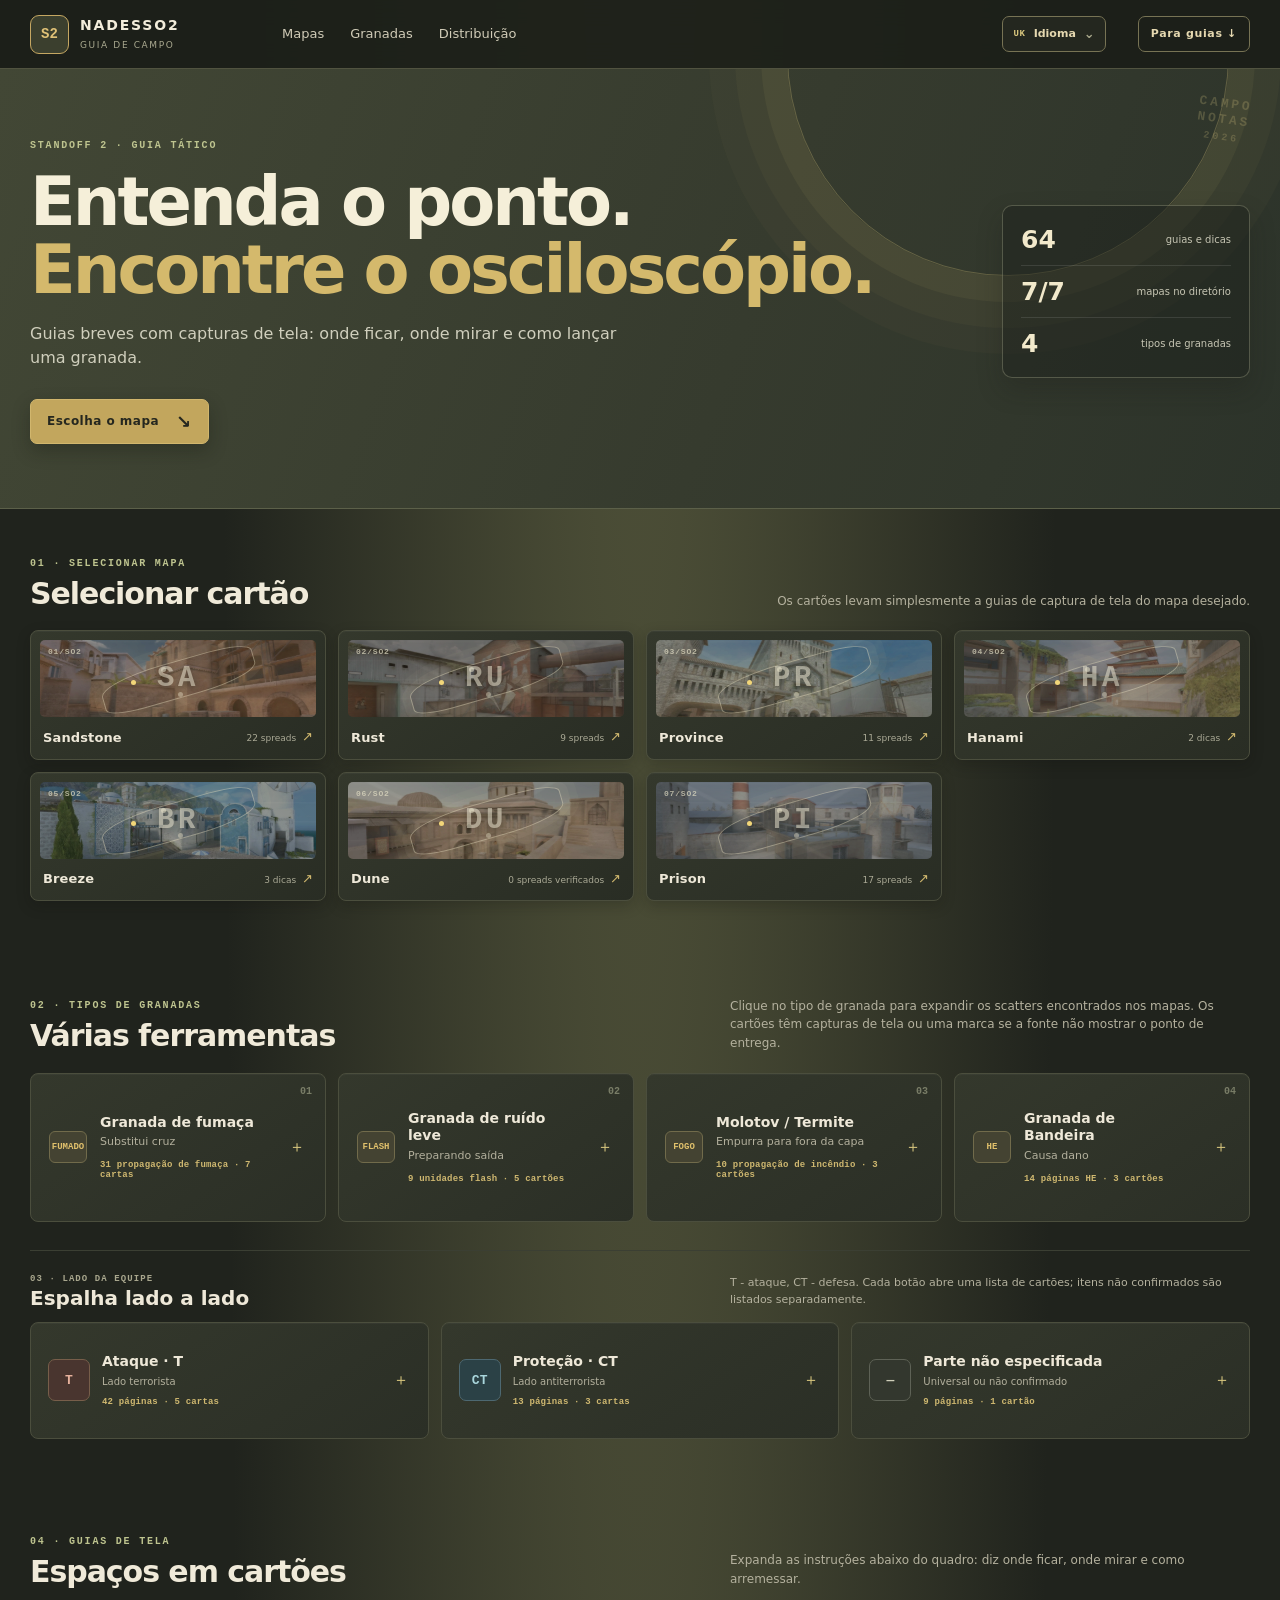
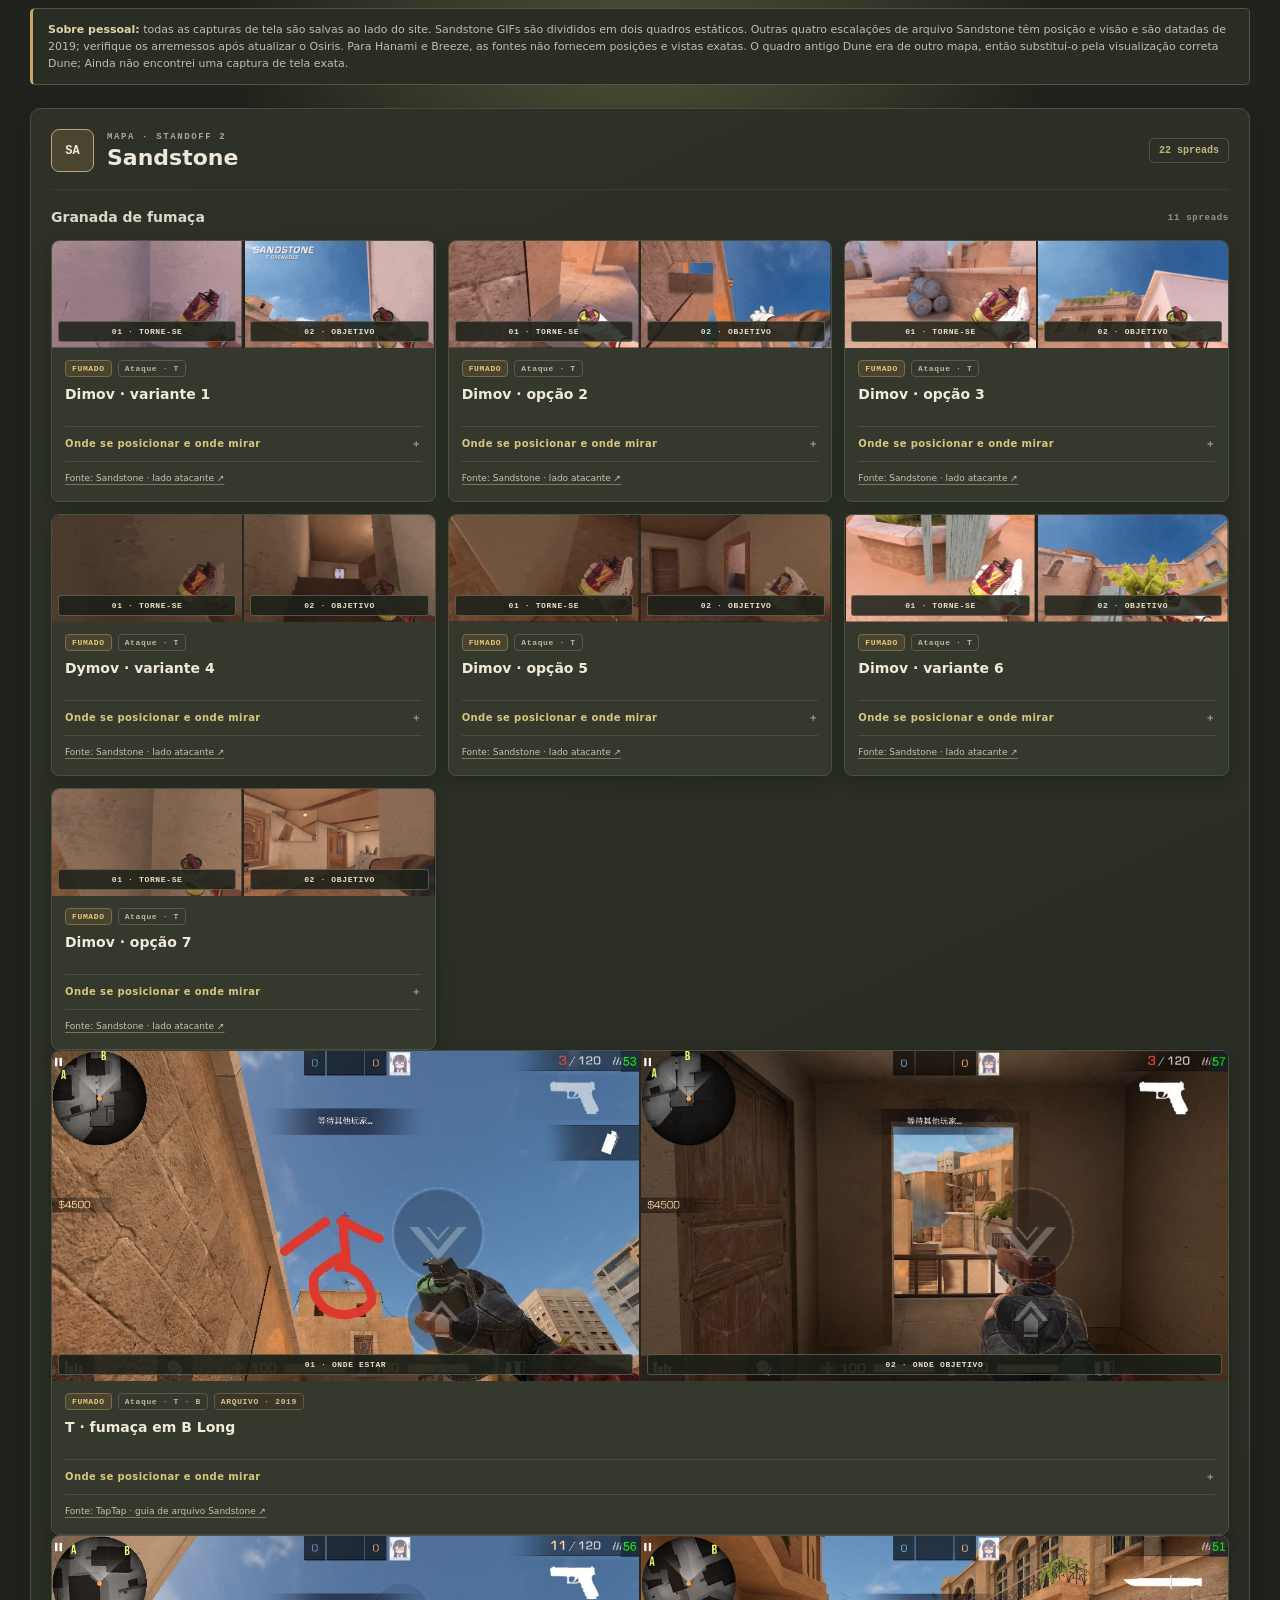
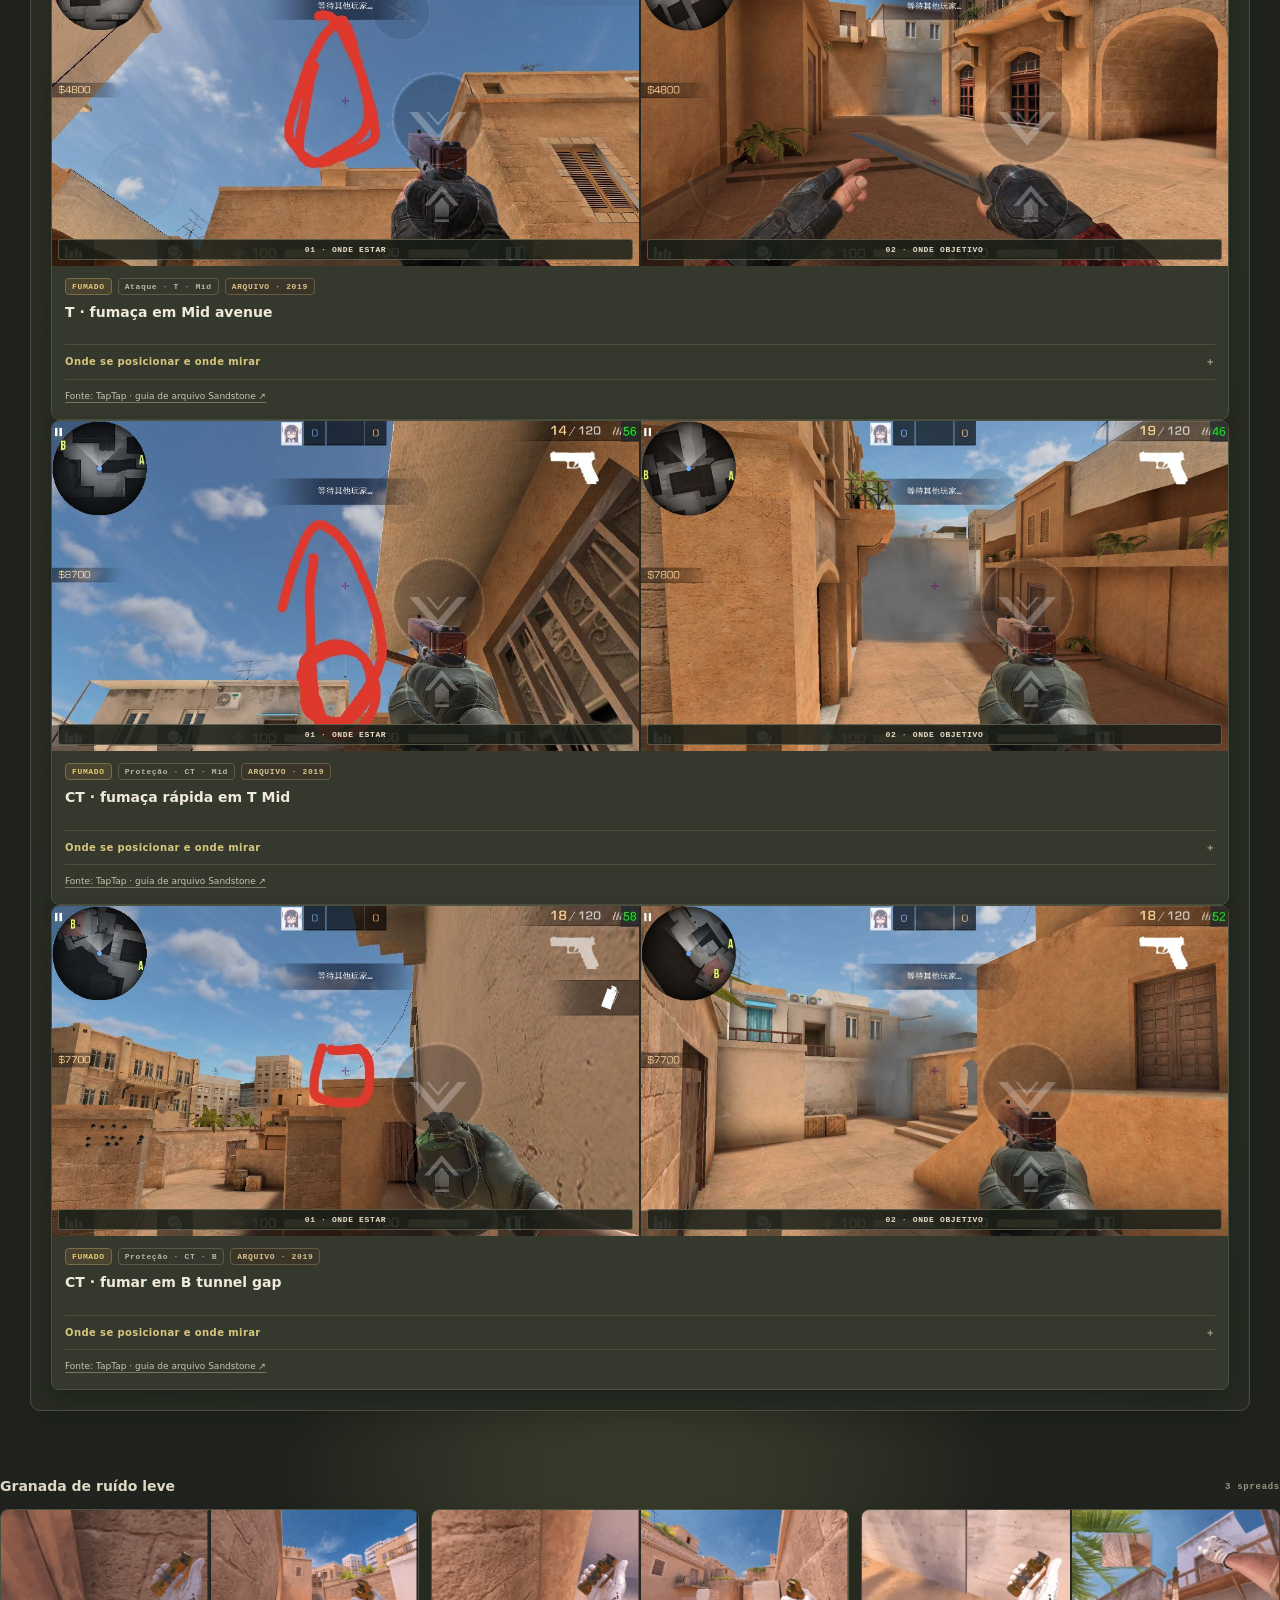
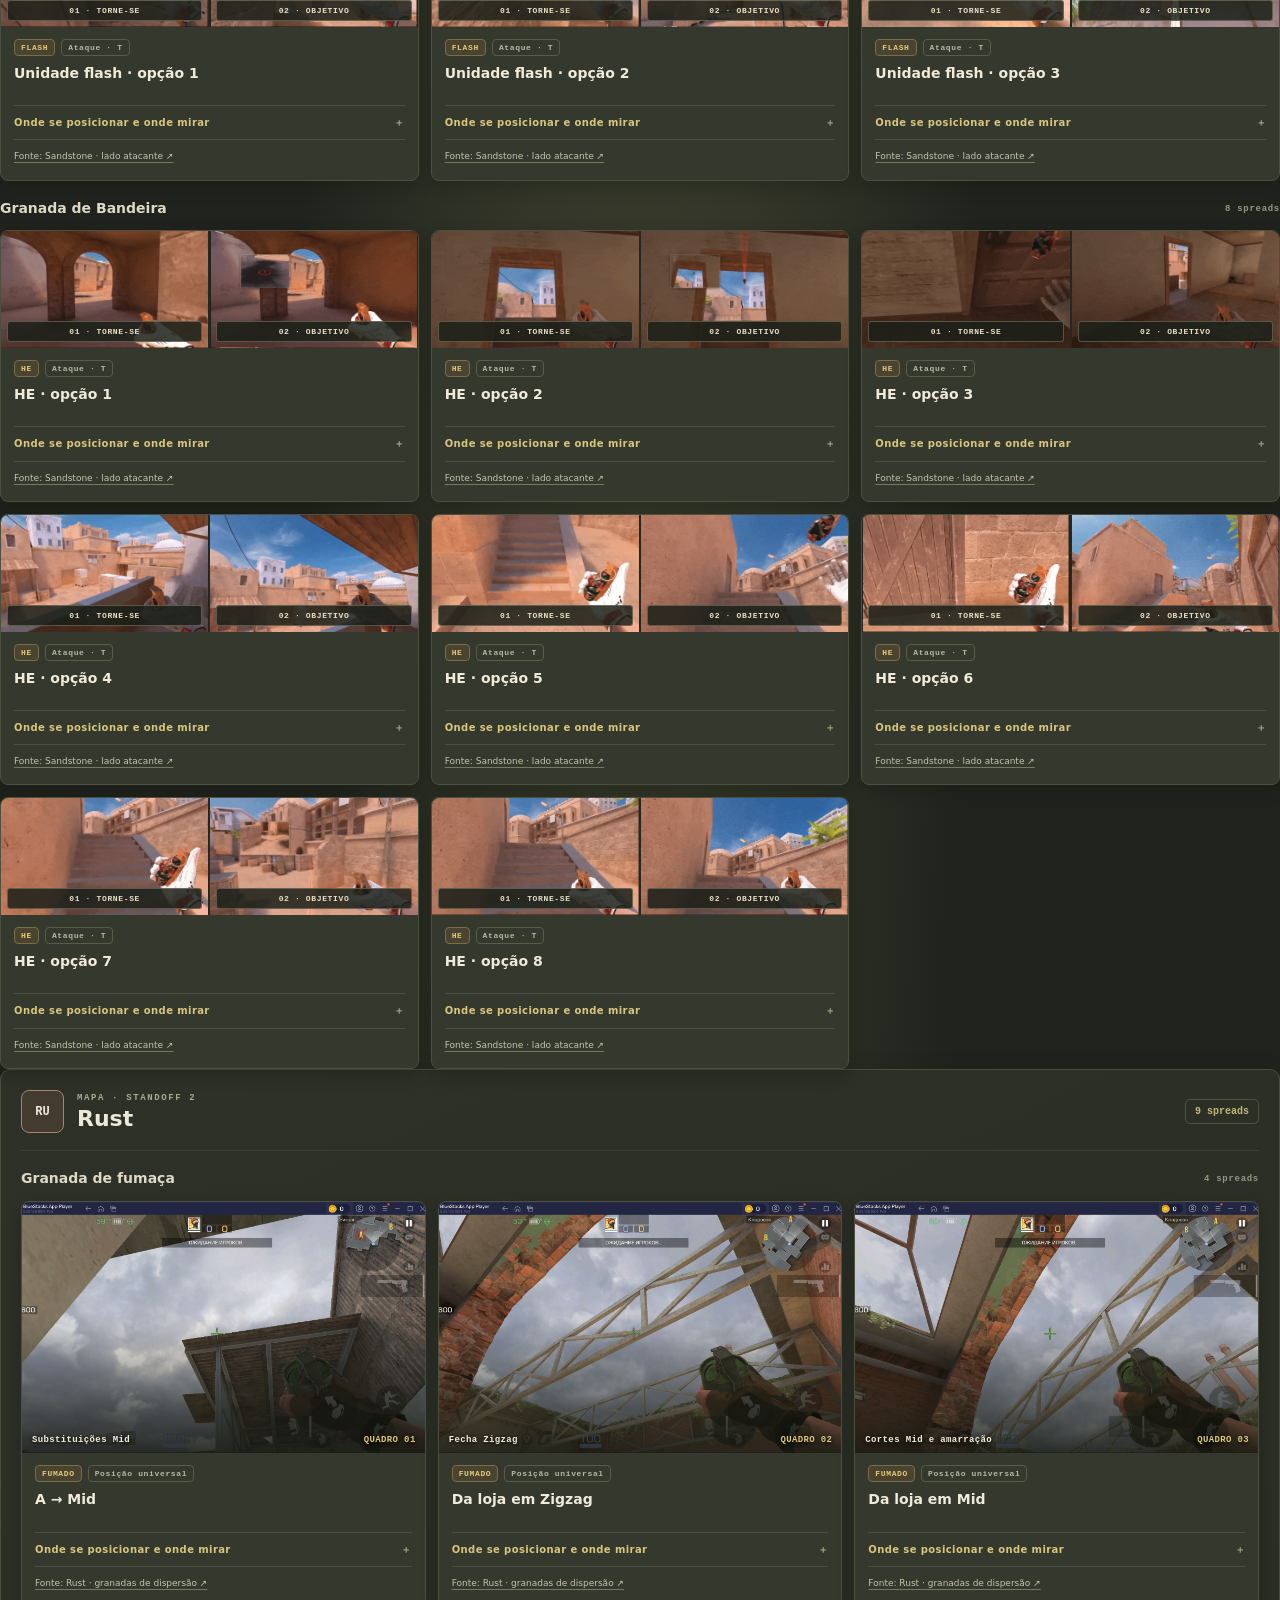
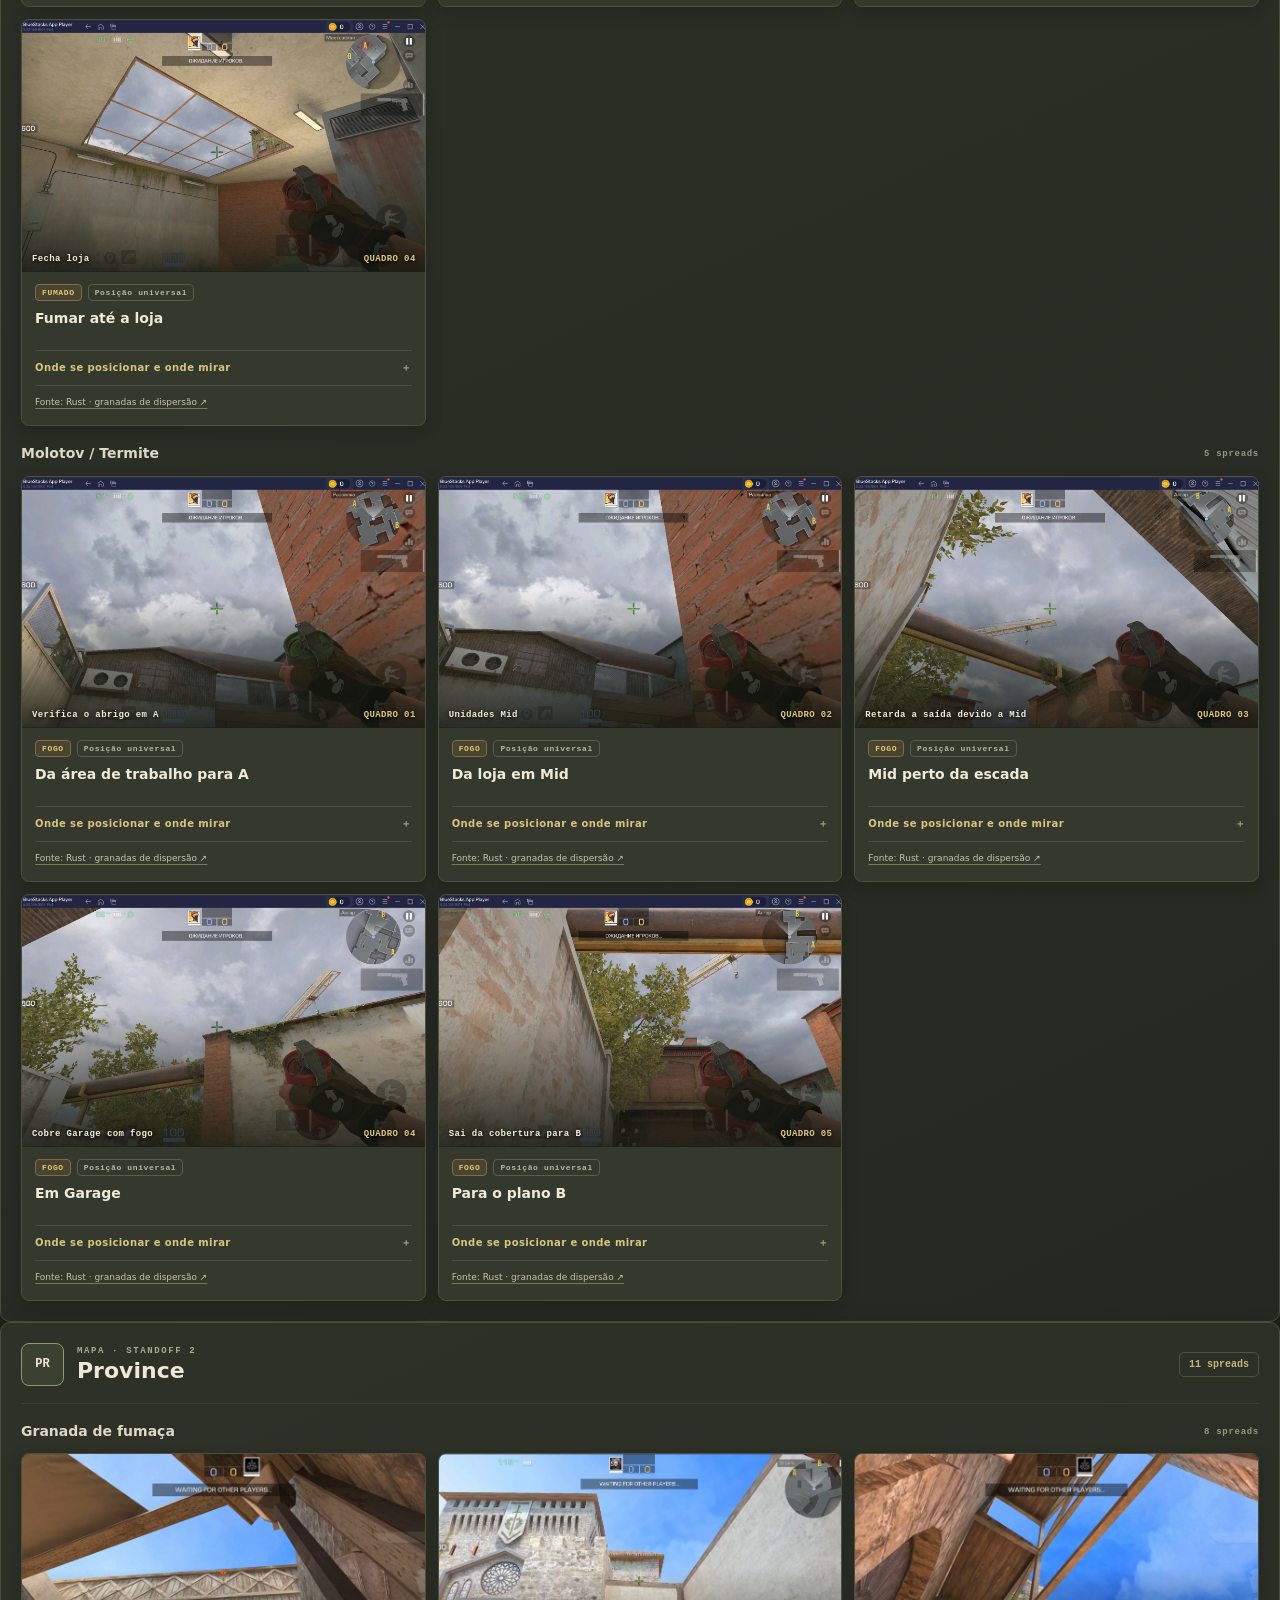
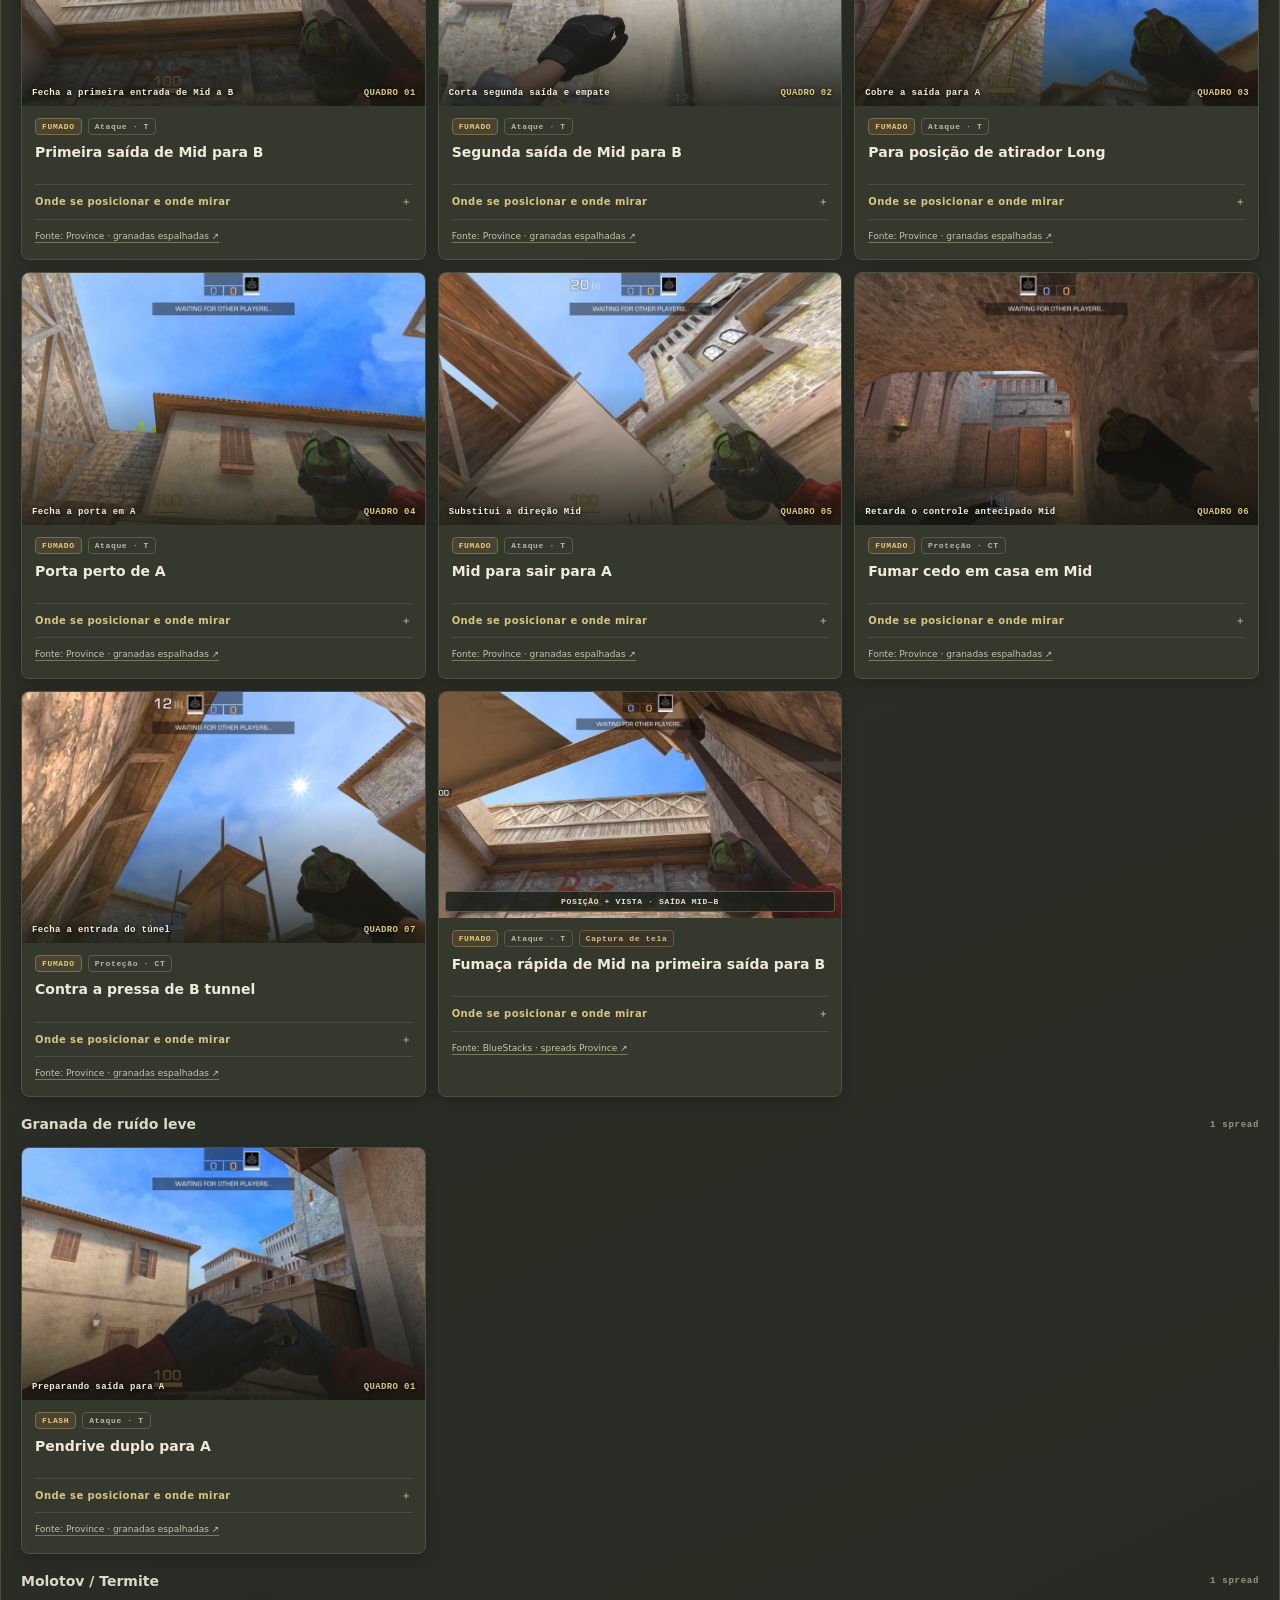
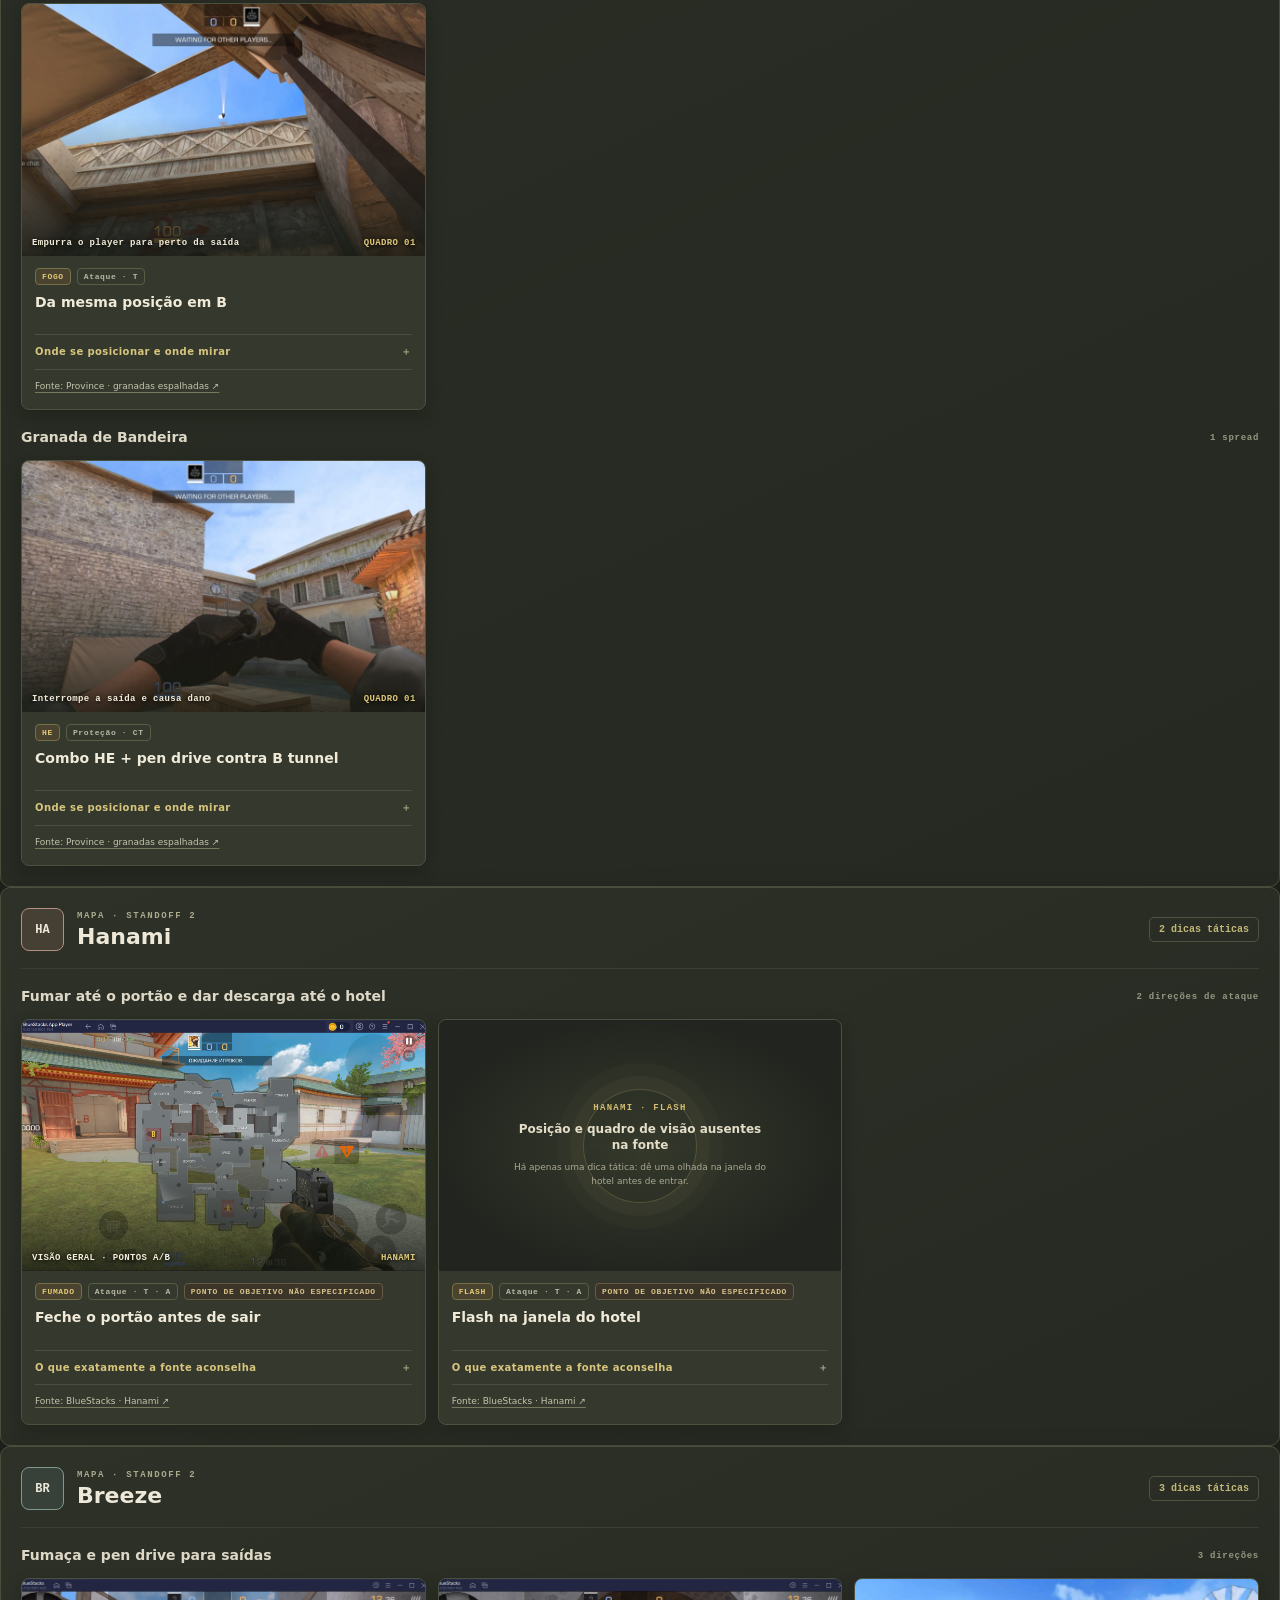
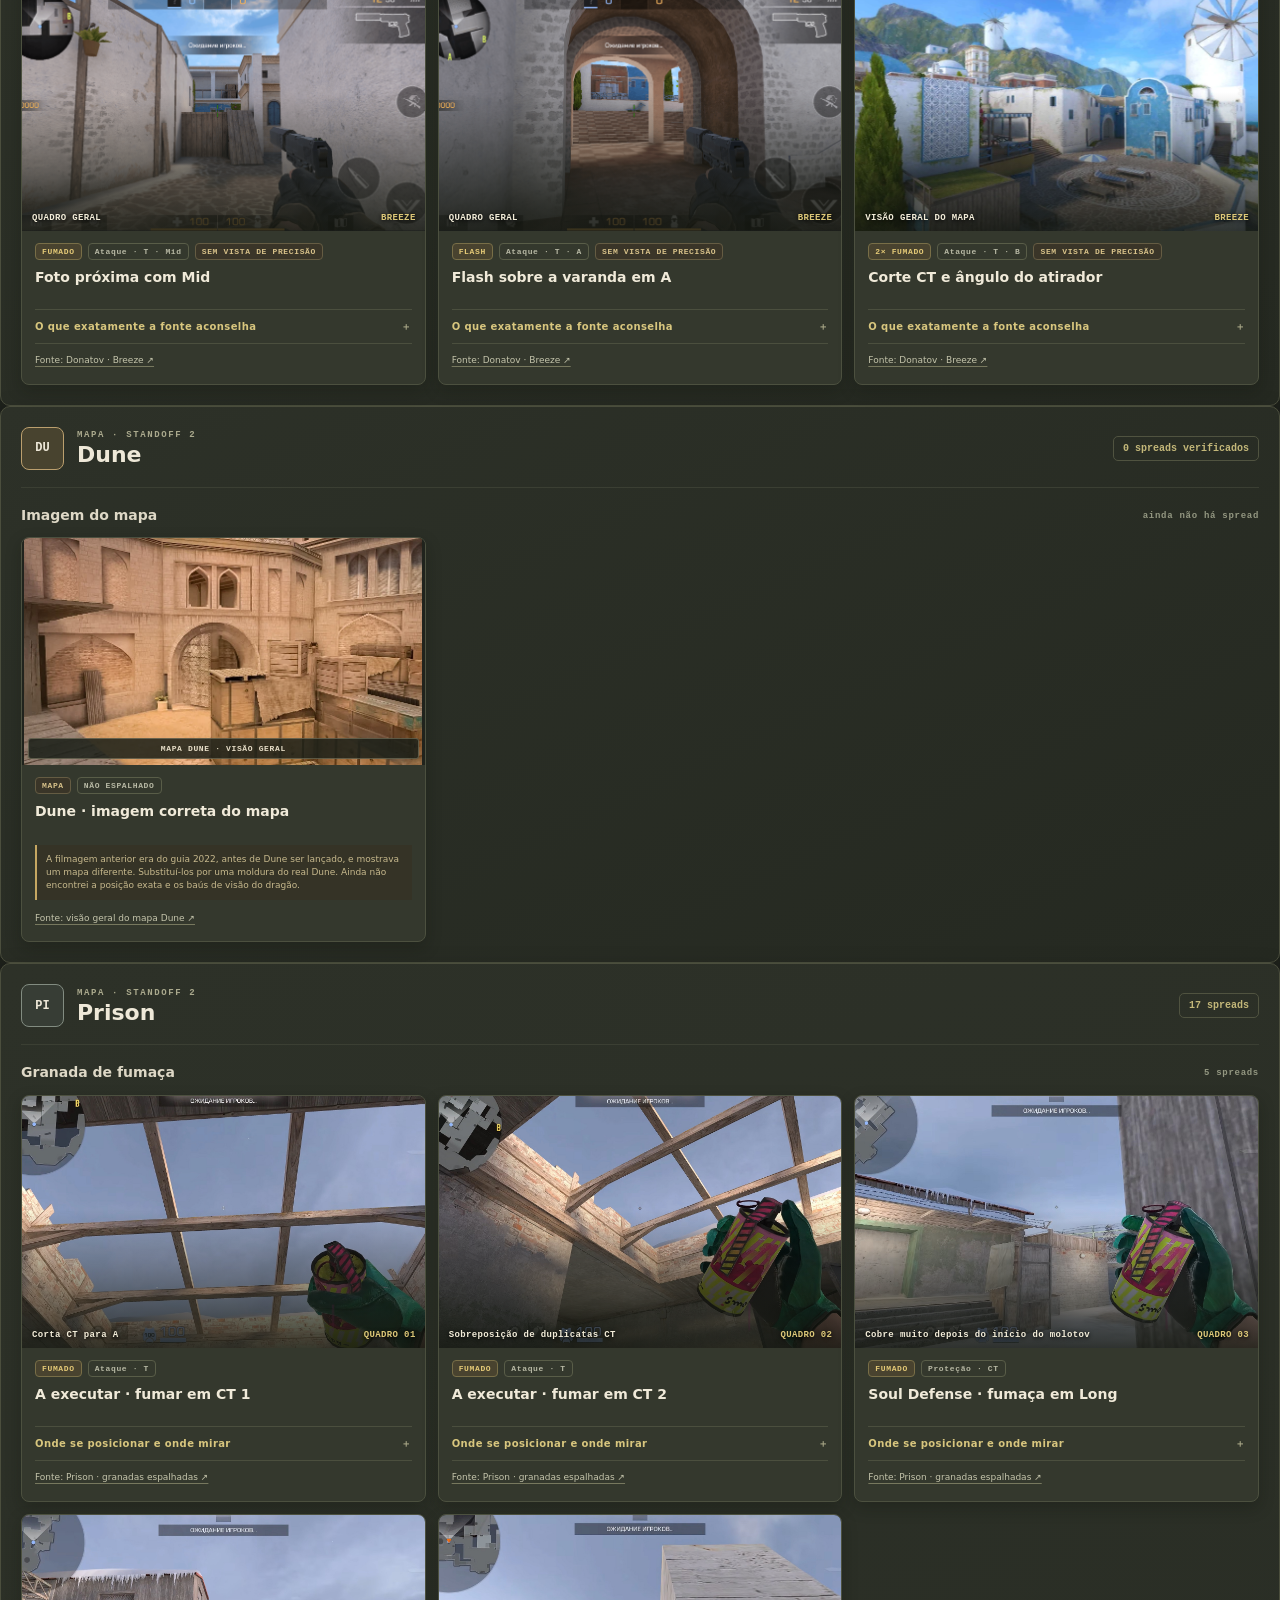
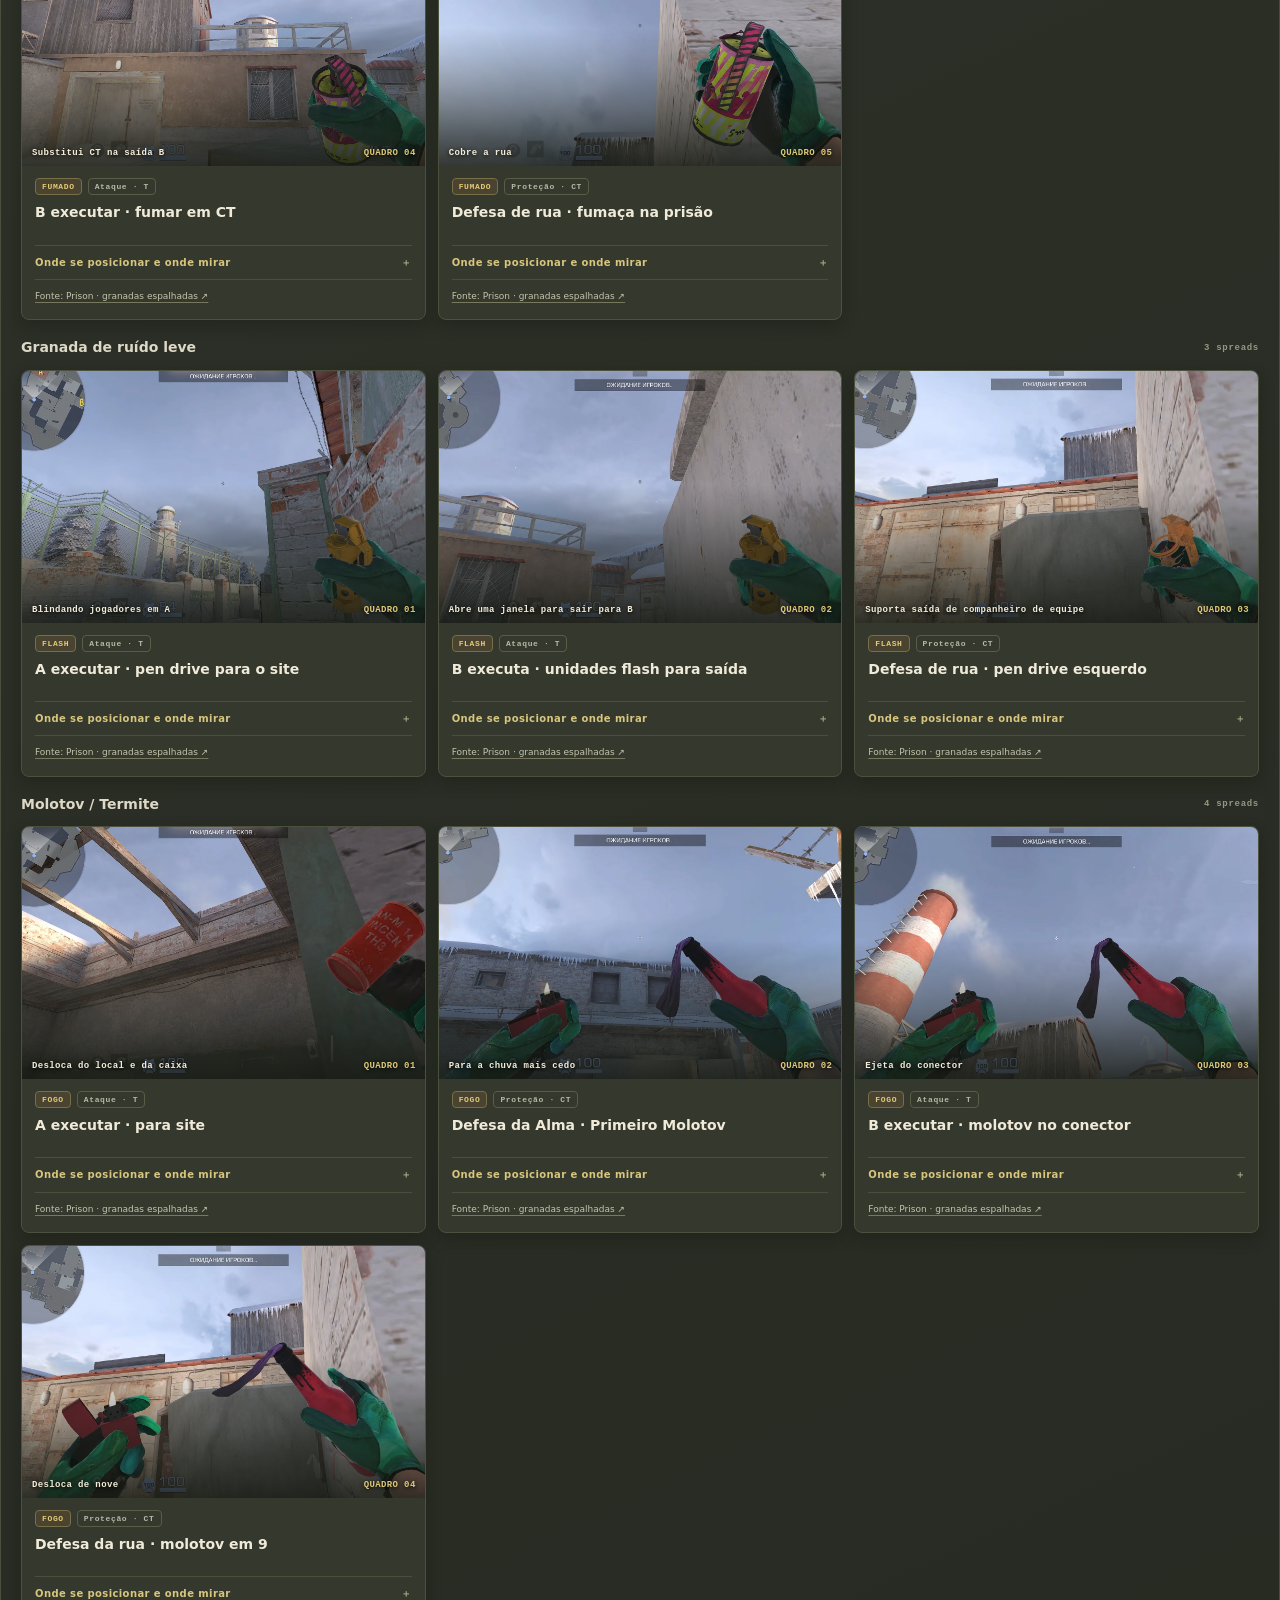
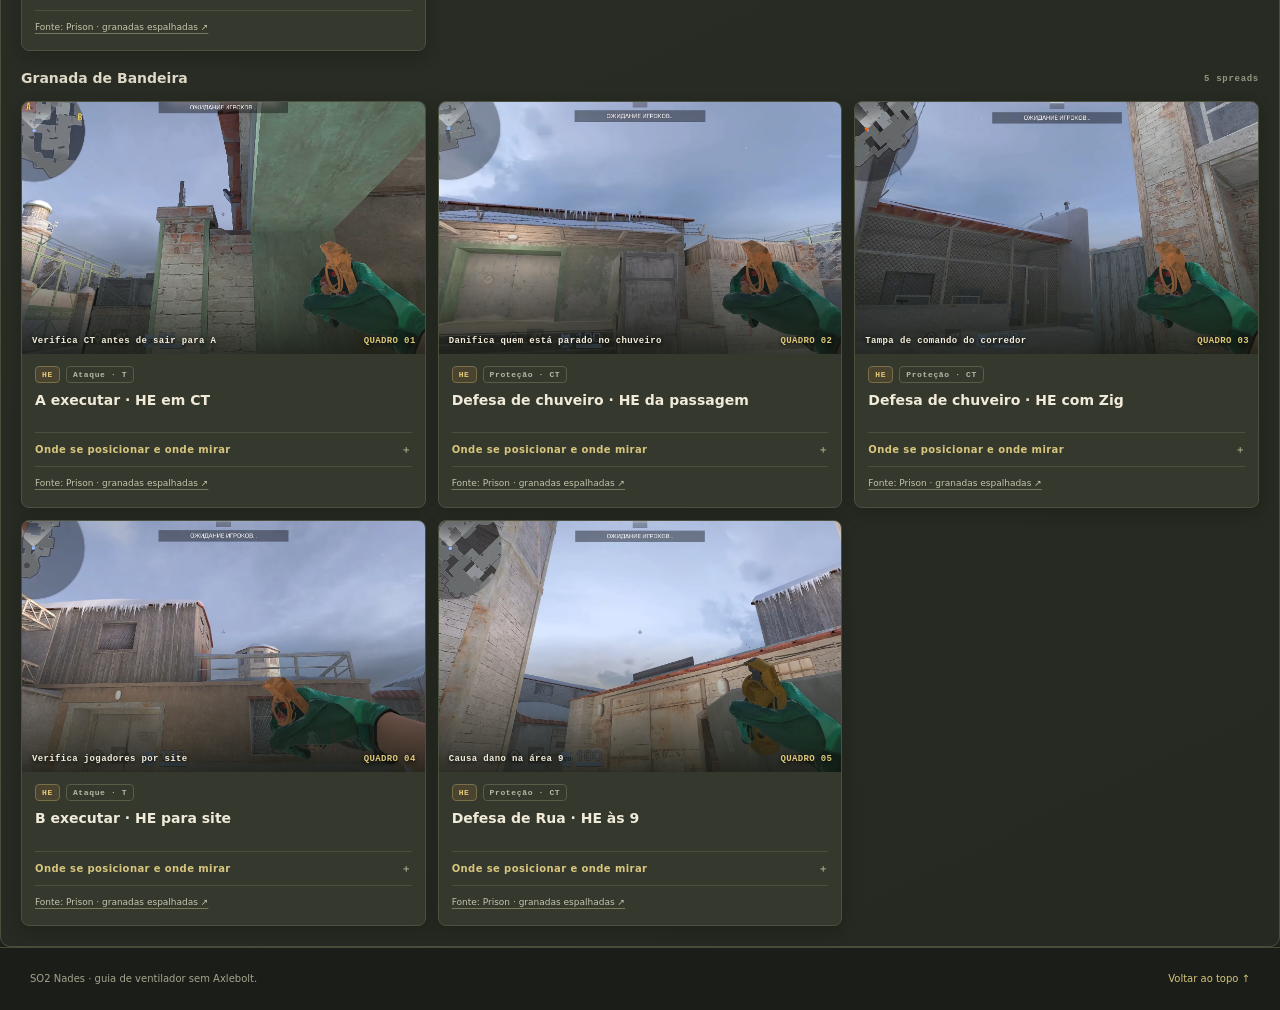
<file: pt.html>
<!doctype html>
<html lang="pt">
<head>
  <meta charset="utf-8">
  <meta name="viewport" content="largura=largura do dispositivo, escala inicial=1">
  <meta name="theme-color" content="#262a21">
  <meta name="description" content="Screenshot spreads Standoff 2: posição, visão e lançamento de mapas e granadas.">
  <title>SO2 Nades - propagação de capturas de tela Standoff 2</title>
  <link rel="stylesheet" href="field-guide.css">
</head>
<body>
  <header class="topbar" id="top"><div class="page-wrap topbar-inner"><a class="brand" href="#top"><span class="brand-mark">S2</span><span><b>NADESSO2</b><small>GUIA DE CAMPO</small></span></a><nav aria-label="Navegação"><a href="#maps">Mapas</a><a href="#grenades">Granadas</a><a href="#lineups">Distribuição</a></nav><details class="language-menu"><summary aria-label="Idioma"><span class="language-code">UK</span><span class="language-label">Idioma</span><span class="language-caret" aria-hidden="true">⌄</span></summary><div class="language-options"><a class="language-option" href="index.html" lang="uk" aria-current="page"><span class="language-option-code">UK</span><span>Ucraniano</span></a><a class="language-option" href="en.html" lang="en"><span class="language-option-code">EN</span><span>Inglês</span></a><a class="language-option" href="zh.html" lang="zh-CN"><span class="language-option-code">ZH</span><span>中文（简体）</span></a><a class="language-option" href="hi.html" lang="hi"><span class="language-option-code">HI</span><span>हिन्दी</span></a><a class="language-option" href="es.html" lang="es"><span class="language-option-code">ES</span><span>Espanhol</span></a><a class="language-option" href="ar.html" lang="ar"><span class="language-option-code">AR</span><span>Escolha</span></a><a class="language-option" href="fr.html" lang="fr"><span class="language-option-code">FR</span><span>Francês</span></a><a class="language-option" href="bn.html" lang="bn"><span class="language-option-code">BN</span><span>बांगला</span></a><a class="language-option" href="pt.html" lang="pt"><span class="language-option-code">PT</span><span>Português</span></a><a class="language-option" href="ru.html" lang="ru"><span class="language-option-code">RU</span><span>Russo</span></a></div></details><a class="top-action" href="#lineups">Para guias ↓</a></div></header>
  <main>
    <section class="hero"><div class="page-wrap hero-grid"><div class="hero-copy"><p class="eyebrow">STANDOFF 2 · GUIA TÁTICO</p><h1>Entenda o ponto.<br><em>Encontre o osciloscópio.</em></h1><p class="hero-lede">Guias breves com capturas de tela: onde ficar, onde mirar e como lançar uma granada.</p><a class="primary-link" href="#maps">Escolha o mapa  <span>↘</span></a></div><aside class="hero-stats"><div><strong>64</strong><span>guias e dicas</span></div><div><strong>7/7</strong><span>mapas no diretório</span></div><div><strong>4</strong><span>tipos de granadas</span></div></aside></div><div class="hero-stamp">CAMPO<br>NOTAS<br><span>2026</span></div></section>
    <section class="page-wrap section-block" id="maps"><div class="section-title"><div><p class="eyebrow">01 · SELECIONAR MAPA</p><h2>Selecionar cartão</h2></div><p>Os cartões levam simplesmente a guias de captura de tela do mapa desejado.</p></div><div class="map-grid">
      <a class="map-card" href="#sandstone" style="--map-color:#b9955d"><span class="map-art"><img src="assets/map-sandstone.webp" loading="lazy" alt=""><span class="map-index">01/SO2</span><b>SA</b><i></i></span><span class="map-info"><b>Sandstone</b><small>22 spreads  <i>↗</i></small></span></a>
      <a class="map-card" href="#rust" style="--map-color:#9b684d"><span class="map-art"><img src="assets/map-rust.webp" loading="lazy" alt=""><span class="map-index">02/SO2</span><b>RU</b><i></i></span><span class="map-info"><b>Rust</b><small>9 spreads  <i>↗</i></small></span></a>
      <a class="map-card" href="#province" style="--map-color:#74865d"><span class="map-art"><img src="assets/map-province.webp" loading="lazy" alt=""><span class="map-index">03/SO2</span><b>PR</b><i></i></span><span class="map-info"><b>Province</b><small>11 spreads  <i>↗</i></small></span></a>
      <a class="map-card" href="#hanami" style="--map-color:#a77a6b"><span class="map-art"><img src="assets/map-hanami.webp" loading="lazy" alt=""><span class="map-index">04/SO2</span><b>HA</b><i></i></span><span class="map-info"><b>Hanami</b><small>2 dicas  <i>↗</i></small></span></a>
      <a class="map-card" href="#breeze" style="--map-color:#64857f"><span class="map-art"><img src="assets/map-breeze.webp" loading="lazy" alt=""><span class="map-index">05/SO2</span><b>BR</b><i></i></span><span class="map-info"><b>Breeze</b><small>3 dicas  <i>↗</i></small></span></a>
      <a class="map-card" href="#dune" style="--map-color:#b18e54"><span class="map-art"><img src="assets/map-dune.webp" loading="lazy" alt=""><span class="map-index">06/SO2</span><b>DU</b><i></i></span><span class="map-info"><b>Dune</b><small>0 spreads verificados  <i>↗</i></small></span></a>
      <a class="map-card" href="#prison" style="--map-color:#65746d"><span class="map-art"><img src="assets/map-prison.webp" loading="lazy" alt=""><span class="map-index">07/SO2</span><b>PI</b><i></i></span><span class="map-info"><b>Prison</b><small>17 spreads  <i>↗</i></small></span></a>
    </div></section>
    <section class="page-wrap section-block" id="grenades"><div class="section-title"><div><p class="eyebrow">02 · TIPOS DE GRANADAS</p><h2>Várias ferramentas</h2></div><p>Clique no tipo de granada para expandir os scatters encontrados nos mapas. Os cartões têm capturas de tela ou uma marca se a fonte não mostrar o ponto de entrega.</p></div><div class="type-grid"><details class="type-card type-picker">
  <summary><span class="type-number">01</span><span class="type-icon">FUMADO</span><span class="type-picker-copy"><strong>Granada de fumaça</strong><small>Substitui cruz</small><b>31 propagação de fumaça · 7 cartas</b></span><span class="type-chevron" aria-hidden="true">＋</span></summary>
  <div class="type-results"><p>Todos os spreads deste tipo. Clique no nome para acessar as instruções no mapa.</p><div class="type-results-grid">
    <section class="type-result-map"><h4>Breeze</h4><ul>
      <li><a href="#lineup-breeze-smoke-1"><span>FUMADO</span>Foto próxima com Mid<b aria-hidden="true">↗</b></a></li>
      <li><a href="#lineup-breeze-smoke-3"><span>2× FUMADO</span>Corte CT e ângulo do atirador<b aria-hidden="true">↗</b></a></li>
    </ul></section>
    <section class="type-result-map"><h4>Hanami</h4><ul>
      <li><a href="#lineup-hanami-smoke-1"><span>FUMADO</span>Feche o portão antes de sair<b aria-hidden="true">↗</b></a></li>
    </ul></section>
    <section class="type-result-map"><h4>Prison</h4><ul>
      <li><a href="#lineup-prison-smoke-1"><span>FUMADO</span>A executar · fumar em CT 1<b aria-hidden="true">↗</b></a></li>
      <li><a href="#lineup-prison-smoke-2"><span>FUMADO</span>A executar · fumar em CT 2<b aria-hidden="true">↗</b></a></li>
      <li><a href="#lineup-prison-smoke-3"><span>FUMADO</span>Soul Defense · fumaça em Long<b aria-hidden="true">↗</b></a></li>
      <li><a href="#lineup-prison-smoke-4"><span>FUMADO</span>B executar · fumar em CT<b aria-hidden="true">↗</b></a></li>
      <li><a href="#lineup-prison-smoke-5"><span>FUMADO</span>Defesa de rua · fumaça na prisão<b aria-hidden="true">↗</b></a></li>
    </ul></section>
    <section class="type-result-map"><h4>Province</h4><ul>
      <li><a href="#lineup-province-smoke-1"><span>FUMADO</span>Primeira saída de Mid para B<b aria-hidden="true">↗</b></a></li>
      <li><a href="#lineup-province-smoke-2"><span>FUMADO</span>Segunda saída de Mid para B<b aria-hidden="true">↗</b></a></li>
      <li><a href="#lineup-province-smoke-3"><span>FUMADO</span>Para posição de atirador Long<b aria-hidden="true">↗</b></a></li>
      <li><a href="#lineup-province-smoke-4"><span>FUMADO</span>Porta perto de A<b aria-hidden="true">↗</b></a></li>
      <li><a href="#lineup-province-smoke-5"><span>FUMADO</span>Mid para sair para A<b aria-hidden="true">↗</b></a></li>
      <li><a href="#lineup-province-smoke-6"><span>FUMADO</span>Fumar cedo em casa em Mid<b aria-hidden="true">↗</b></a></li>
      <li><a href="#lineup-province-smoke-7"><span>FUMADO</span>Contra a pressa de B tunnel<b aria-hidden="true">↗</b></a></li>
      <li><a href="#lineup-province-smoke-8"><span>FUMADO</span>Fumaça rápida de Mid na primeira saída para B<b aria-hidden="true">↗</b></a></li>
    </ul></section>
    <section class="type-result-map"><h4>Rust</h4><ul>
      <li><a href="#lineup-rust-smoke-1"><span>FUMADO</span>A → Mid<b aria-hidden="true">↗</b></a></li>
      <li><a href="#lineup-rust-smoke-2"><span>FUMADO</span>Da loja em Zigzag<b aria-hidden="true">↗</b></a></li>
      <li><a href="#lineup-rust-smoke-3"><span>FUMADO</span>Da loja em Mid<b aria-hidden="true">↗</b></a></li>
      <li><a href="#lineup-rust-smoke-4"><span>FUMADO</span>Fumar até a loja<b aria-hidden="true">↗</b></a></li>
    </ul></section>
    <section class="type-result-map"><h4>Sandstone</h4><ul>
      <li><a href="#lineup-sandstone-smoke-1"><span>FUMADO</span>Dimov · variante 1<b aria-hidden="true">↗</b></a></li>
      <li><a href="#lineup-sandstone-smoke-2"><span>FUMADO</span>Dimov · opção 2<b aria-hidden="true">↗</b></a></li>
      <li><a href="#lineup-sandstone-smoke-3"><span>FUMADO</span>Dimov · opção 3<b aria-hidden="true">↗</b></a></li>
      <li><a href="#lineup-sandstone-smoke-4"><span>FUMADO</span>Dymov · variante 4<b aria-hidden="true">↗</b></a></li>
      <li><a href="#lineup-sandstone-smoke-5"><span>FUMADO</span>Dimov · opção 5<b aria-hidden="true">↗</b></a></li>
      <li><a href="#lineup-sandstone-smoke-6"><span>FUMADO</span>Dimov · variante 6<b aria-hidden="true">↗</b></a></li>
      <li><a href="#lineup-sandstone-smoke-7"><span>FUMADO</span>Dimov · opção 7<b aria-hidden="true">↗</b></a></li>
      <li><a href="#lineup-sandstone-smoke-19"><span>FUMADO</span>T · fumaça em B Long<b aria-hidden="true">↗</b></a></li>
      <li><a href="#lineup-sandstone-smoke-20"><span>FUMADO</span>T · fumaça em Mid avenue<b aria-hidden="true">↗</b></a></li>
      <li><a href="#lineup-sandstone-smoke-21"><span>FUMADO</span>CT · fumaça rápida em T Mid<b aria-hidden="true">↗</b></a></li>
      <li><a href="#lineup-sandstone-smoke-22"><span>FUMADO</span>CT · fumar em B tunnel gap<b aria-hidden="true">↗</b></a></li>
    </ul></section>
  </div></div></details>

<details class="type-card type-picker">
  <summary><span class="type-number">02</span><span class="type-icon">FLASH</span><span class="type-picker-copy"><strong>Granada de ruído leve</strong><small>Preparando saída</small><b>9 unidades flash · 5 cartões</b></span><span class="type-chevron" aria-hidden="true">＋</span></summary>
  <div class="type-results"><p>Todos os spreads deste tipo. Clique no nome para acessar as instruções no mapa.</p><div class="type-results-grid">
    <section class="type-result-map"><h4>Breeze</h4><ul>
      <li><a href="#lineup-breeze-flash-2"><span>FLASH</span>Flash sobre a varanda em A<b aria-hidden="true">↗</b></a></li>
    </ul></section>
    <section class="type-result-map"><h4>Hanami</h4><ul>
      <li><a href="#lineup-hanami-flash-2"><span>FLASH</span>Flash na janela do hotel<b aria-hidden="true">↗</b></a></li>
    </ul></section>
    <section class="type-result-map"><h4>Prison</h4><ul>
      <li><a href="#lineup-prison-flash-6"><span>FLASH</span>A executar · pen drive para o site<b aria-hidden="true">↗</b></a></li>
      <li><a href="#lineup-prison-flash-7"><span>FLASH</span>B executa · unidades flash para saída<b aria-hidden="true">↗</b></a></li>
      <li><a href="#lineup-prison-flash-8"><span>FLASH</span>Defesa de rua · pen drive esquerdo<b aria-hidden="true">↗</b></a></li>
    </ul></section>
    <section class="type-result-map"><h4>Province</h4><ul>
      <li><a href="#lineup-province-flash-8"><span>FLASH</span>Pendrive duplo para A<b aria-hidden="true">↗</b></a></li>
    </ul></section>
    <section class="type-result-map"><h4>Sandstone</h4><ul>
      <li><a href="#lineup-sandstone-flash-8"><span>FLASH</span>Unidade flash · opção 1<b aria-hidden="true">↗</b></a></li>
      <li><a href="#lineup-sandstone-flash-9"><span>FLASH</span>Unidade flash · opção 2<b aria-hidden="true">↗</b></a></li>
      <li><a href="#lineup-sandstone-flash-10"><span>FLASH</span>Unidade flash · opção 3<b aria-hidden="true">↗</b></a></li>
    </ul></section>
  </div></div></details>

<details class="type-card type-picker">
  <summary><span class="type-number">03</span><span class="type-icon">FOGO</span><span class="type-picker-copy"><strong>Molotov / Termite</strong><small>Empurra para fora da capa</small><b>10 propagação de incêndio · 3 cartões</b></span><span class="type-chevron" aria-hidden="true">＋</span></summary>
  <div class="type-results"><p>Todos os spreads deste tipo. Clique no nome para acessar as instruções no mapa.</p><div class="type-results-grid">
    <section class="type-result-map"><h4>Prison</h4><ul>
      <li><a href="#lineup-prison-fire-9"><span>FOGO</span>A executar · para site<b aria-hidden="true">↗</b></a></li>
      <li><a href="#lineup-prison-fire-10"><span>FOGO</span>Defesa da Alma · Primeiro Molotov<b aria-hidden="true">↗</b></a></li>
      <li><a href="#lineup-prison-fire-11"><span>FOGO</span>B executar · molotov no conector<b aria-hidden="true">↗</b></a></li>
      <li><a href="#lineup-prison-fire-12"><span>FOGO</span>Defesa da rua · molotov em 9<b aria-hidden="true">↗</b></a></li>
    </ul></section>
    <section class="type-result-map"><h4>Province</h4><ul>
      <li><a href="#lineup-province-fire-9"><span>FOGO</span>Da mesma posição em B<b aria-hidden="true">↗</b></a></li>
    </ul></section>
    <section class="type-result-map"><h4>Rust</h4><ul>
      <li><a href="#lineup-rust-fire-5"><span>FOGO</span>Da área de trabalho para A<b aria-hidden="true">↗</b></a></li>
      <li><a href="#lineup-rust-fire-6"><span>FOGO</span>Da loja em Mid<b aria-hidden="true">↗</b></a></li>
      <li><a href="#lineup-rust-fire-7"><span>FOGO</span>Mid perto da escada<b aria-hidden="true">↗</b></a></li>
      <li><a href="#lineup-rust-fire-8"><span>FOGO</span>Em Garage<b aria-hidden="true">↗</b></a></li>
      <li><a href="#lineup-rust-fire-9"><span>FOGO</span>Para o plano B<b aria-hidden="true">↗</b></a></li>
    </ul></section>
  </div></div></details>

<details class="type-card type-picker">
  <summary><span class="type-number">04</span><span class="type-icon">HE</span><span class="type-picker-copy"><strong>Granada de Bandeira</strong><small>Causa dano</small><b>14 páginas HE · 3 cartões</b></span><span class="type-chevron" aria-hidden="true">＋</span></summary>
  <div class="type-results"><p>Todos os spreads deste tipo. Clique no nome para acessar as instruções no mapa.</p><div class="type-results-grid">
    <section class="type-result-map"><h4>Prison</h4><ul>
      <li><a href="#lineup-prison-he-13"><span>HE</span>A executar · HE em CT<b aria-hidden="true">↗</b></a></li>
      <li><a href="#lineup-prison-he-14"><span>HE</span>Defesa de chuveiro · HE da passagem<b aria-hidden="true">↗</b></a></li>
      <li><a href="#lineup-prison-he-15"><span>HE</span>Defesa de chuveiro · HE com Zig<b aria-hidden="true">↗</b></a></li>
      <li><a href="#lineup-prison-he-16"><span>HE</span>B executar · HE para site<b aria-hidden="true">↗</b></a></li>
      <li><a href="#lineup-prison-he-17"><span>HE</span>Defesa de Rua · HE às 9<b aria-hidden="true">↗</b></a></li>
    </ul></section>
    <section class="type-result-map"><h4>Province</h4><ul>
      <li><a href="#lineup-province-he-10"><span>HE</span>Combo HE + pen drive contra B tunnel<b aria-hidden="true">↗</b></a></li>
    </ul></section>
    <section class="type-result-map"><h4>Sandstone</h4><ul>
      <li><a href="#lineup-sandstone-he-11"><span>HE</span>HE · opção 1<b aria-hidden="true">↗</b></a></li>
      <li><a href="#lineup-sandstone-he-12"><span>HE</span>HE · opção 2<b aria-hidden="true">↗</b></a></li>
      <li><a href="#lineup-sandstone-he-13"><span>HE</span>HE · opção 3<b aria-hidden="true">↗</b></a></li>
      <li><a href="#lineup-sandstone-he-14"><span>HE</span>HE · opção 4<b aria-hidden="true">↗</b></a></li>
      <li><a href="#lineup-sandstone-he-15"><span>HE</span>HE · opção 5<b aria-hidden="true">↗</b></a></li>
      <li><a href="#lineup-sandstone-he-16"><span>HE</span>HE · opção 6<b aria-hidden="true">↗</b></a></li>
      <li><a href="#lineup-sandstone-he-17"><span>HE</span>HE · opção 7<b aria-hidden="true">↗</b></a></li>
      <li><a href="#lineup-sandstone-he-18"><span>HE</span>HE · opção 8<b aria-hidden="true">↗</b></a></li>
    </ul></section>
  </div></div></details>
  </div>
<div class="side-divider">
  <div class="side-title"><div><p class="eyebrow">03 · LADO DA EQUIPE</p><h3>Espalha lado a lado</h3></div><p>T - ataque, CT - defesa. Cada botão abre uma lista de cartões; itens não confirmados são listados separadamente.</p></div>
  <div class="side-grid"><details class="side-card side-t">
  <summary><span class="side-mark">T</span><span class="side-picker-copy"><strong>Ataque · T</strong><small>Lado terrorista</small><b>42 páginas · 5 cartas</b></span><span class="type-chevron" aria-hidden="true">＋</span></summary>
  <div class="side-results"><p>Roladas de ataque agrupadas por mapa. Selecione um título para acessar o guia de captura de tela.</p><div class="side-results-grid">    <section class="side-result-map"><h4>Sandstone</h4><ul>
      <li><a href="#lineup-sandstone-smoke-1"><span>FUMADO</span>Dimov · variante 1<b aria-hidden="true">↗</b></a></li>
      <li><a href="#lineup-sandstone-smoke-2"><span>FUMADO</span>Dimov · opção 2<b aria-hidden="true">↗</b></a></li>
      <li><a href="#lineup-sandstone-smoke-3"><span>FUMADO</span>Dimov · opção 3<b aria-hidden="true">↗</b></a></li>
      <li><a href="#lineup-sandstone-smoke-4"><span>FUMADO</span>Dymov · variante 4<b aria-hidden="true">↗</b></a></li>
      <li><a href="#lineup-sandstone-smoke-5"><span>FUMADO</span>Dimov · opção 5<b aria-hidden="true">↗</b></a></li>
      <li><a href="#lineup-sandstone-smoke-6"><span>FUMADO</span>Dimov · variante 6<b aria-hidden="true">↗</b></a></li>
      <li><a href="#lineup-sandstone-smoke-7"><span>FUMADO</span>Dimov · opção 7<b aria-hidden="true">↗</b></a></li>
      <li><a href="#lineup-sandstone-smoke-19"><span>FUMADO</span>T · fumaça em B Long<b aria-hidden="true">↗</b></a></li>
      <li><a href="#lineup-sandstone-smoke-20"><span>FUMADO</span>T · fumaça em Mid avenue<b aria-hidden="true">↗</b></a></li>
      <li><a href="#lineup-sandstone-flash-8"><span>FLASH</span>Unidade flash · opção 1<b aria-hidden="true">↗</b></a></li>
      <li><a href="#lineup-sandstone-flash-9"><span>FLASH</span>Unidade flash · opção 2<b aria-hidden="true">↗</b></a></li>
      <li><a href="#lineup-sandstone-flash-10"><span>FLASH</span>Unidade flash · opção 3<b aria-hidden="true">↗</b></a></li>
      <li><a href="#lineup-sandstone-he-11"><span>HE</span>HE · opção 1<b aria-hidden="true">↗</b></a></li>
      <li><a href="#lineup-sandstone-he-12"><span>HE</span>HE · opção 2<b aria-hidden="true">↗</b></a></li>
      <li><a href="#lineup-sandstone-he-13"><span>HE</span>HE · opção 3<b aria-hidden="true">↗</b></a></li>
      <li><a href="#lineup-sandstone-he-14"><span>HE</span>HE · opção 4<b aria-hidden="true">↗</b></a></li>
      <li><a href="#lineup-sandstone-he-15"><span>HE</span>HE · opção 5<b aria-hidden="true">↗</b></a></li>
      <li><a href="#lineup-sandstone-he-16"><span>HE</span>HE · opção 6<b aria-hidden="true">↗</b></a></li>
      <li><a href="#lineup-sandstone-he-17"><span>HE</span>HE · opção 7<b aria-hidden="true">↗</b></a></li>
      <li><a href="#lineup-sandstone-he-18"><span>HE</span>HE · opção 8<b aria-hidden="true">↗</b></a></li>
    </ul></section>
    <section class="side-result-map"><h4>Province</h4><ul>
      <li><a href="#lineup-province-smoke-1"><span>FUMADO</span>Primeira saída de Mid para B<b aria-hidden="true">↗</b></a></li>
      <li><a href="#lineup-province-smoke-2"><span>FUMADO</span>Segunda saída de Mid para B<b aria-hidden="true">↗</b></a></li>
      <li><a href="#lineup-province-smoke-3"><span>FUMADO</span>Para posição de atirador Long<b aria-hidden="true">↗</b></a></li>
      <li><a href="#lineup-province-smoke-4"><span>FUMADO</span>Porta perto de A<b aria-hidden="true">↗</b></a></li>
      <li><a href="#lineup-province-smoke-5"><span>FUMADO</span>Mid para sair para A<b aria-hidden="true">↗</b></a></li>
      <li><a href="#lineup-province-smoke-8"><span>FUMADO</span>Fumaça rápida de Mid na primeira saída para B<b aria-hidden="true">↗</b></a></li>
      <li><a href="#lineup-province-flash-8"><span>FLASH</span>Pendrive duplo para A<b aria-hidden="true">↗</b></a></li>
      <li><a href="#lineup-province-fire-9"><span>FOGO</span>Da mesma posição em B<b aria-hidden="true">↗</b></a></li>
    </ul></section>
    <section class="side-result-map"><h4>Hanami</h4><ul>
      <li><a href="#lineup-hanami-smoke-1"><span>FUMADO</span>Feche o portão antes de sair<b aria-hidden="true">↗</b></a></li>
      <li><a href="#lineup-hanami-flash-2"><span>FLASH</span>Flash na janela do hotel<b aria-hidden="true">↗</b></a></li>
    </ul></section>
    <section class="side-result-map"><h4>Breeze</h4><ul>
      <li><a href="#lineup-breeze-smoke-1"><span>FUMADO</span>Foto próxima com Mid<b aria-hidden="true">↗</b></a></li>
      <li><a href="#lineup-breeze-flash-2"><span>FLASH</span>Flash sobre a varanda em A<b aria-hidden="true">↗</b></a></li>
      <li><a href="#lineup-breeze-smoke-3"><span>2× FUMADO</span>Corte CT e ângulo do atirador<b aria-hidden="true">↗</b></a></li>
    </ul></section>
    <section class="side-result-map"><h4>Prison</h4><ul>
      <li><a href="#lineup-prison-smoke-1"><span>FUMADO</span>A executar · fumar em CT 1<b aria-hidden="true">↗</b></a></li>
      <li><a href="#lineup-prison-smoke-2"><span>FUMADO</span>A executar · fumar em CT 2<b aria-hidden="true">↗</b></a></li>
      <li><a href="#lineup-prison-smoke-4"><span>FUMADO</span>B executar · fumar em CT<b aria-hidden="true">↗</b></a></li>
      <li><a href="#lineup-prison-flash-6"><span>FLASH</span>A executar · pen drive para o site<b aria-hidden="true">↗</b></a></li>
      <li><a href="#lineup-prison-flash-7"><span>FLASH</span>B executa · unidades flash para saída<b aria-hidden="true">↗</b></a></li>
      <li><a href="#lineup-prison-fire-9"><span>FOGO</span>A executar · para site<b aria-hidden="true">↗</b></a></li>
      <li><a href="#lineup-prison-fire-11"><span>FOGO</span>B executar · molotov no conector<b aria-hidden="true">↗</b></a></li>
      <li><a href="#lineup-prison-he-13"><span>HE</span>A executar · HE em CT<b aria-hidden="true">↗</b></a></li>
      <li><a href="#lineup-prison-he-16"><span>HE</span>B executar · HE para site<b aria-hidden="true">↗</b></a></li>
    </ul></section>
  </div></div></details>
<details class="side-card side-ct">
  <summary><span class="side-mark">CT</span><span class="side-picker-copy"><strong>Proteção · CT</strong><small>Lado antiterrorista</small><b>13 páginas · 3 cartas</b></span><span class="type-chevron" aria-hidden="true">＋</span></summary>
  <div class="side-results"><p>Rolagens defensivas agrupadas por mapa. Selecione um título para acessar um guia de captura de tela.</p><div class="side-results-grid">    <section class="side-result-map"><h4>Sandstone</h4><ul>
      <li><a href="#lineup-sandstone-smoke-21"><span>FUMADO</span>CT · fumaça rápida em T Mid<b aria-hidden="true">↗</b></a></li>
      <li><a href="#lineup-sandstone-smoke-22"><span>FUMADO</span>CT · fumar em B tunnel gap<b aria-hidden="true">↗</b></a></li>
    </ul></section>
    <section class="side-result-map"><h4>Province</h4><ul>
      <li><a href="#lineup-province-smoke-6"><span>FUMADO</span>Fumar cedo em casa em Mid<b aria-hidden="true">↗</b></a></li>
      <li><a href="#lineup-province-smoke-7"><span>FUMADO</span>Contra a pressa de B tunnel<b aria-hidden="true">↗</b></a></li>
      <li><a href="#lineup-province-he-10"><span>HE</span>Combo HE + pen drive contra B tunnel<b aria-hidden="true">↗</b></a></li>
    </ul></section>
    <section class="side-result-map"><h4>Prison</h4><ul>
      <li><a href="#lineup-prison-smoke-3"><span>FUMADO</span>Soul Defense · fumaça em Long<b aria-hidden="true">↗</b></a></li>
      <li><a href="#lineup-prison-smoke-5"><span>FUMADO</span>Defesa de rua · fumaça na prisão<b aria-hidden="true">↗</b></a></li>
      <li><a href="#lineup-prison-flash-8"><span>FLASH</span>Defesa de rua · pen drive esquerdo<b aria-hidden="true">↗</b></a></li>
      <li><a href="#lineup-prison-fire-10"><span>FOGO</span>Defesa da Alma · Primeiro Molotov<b aria-hidden="true">↗</b></a></li>
      <li><a href="#lineup-prison-fire-12"><span>FOGO</span>Defesa da rua · molotov em 9<b aria-hidden="true">↗</b></a></li>
      <li><a href="#lineup-prison-he-14"><span>HE</span>Defesa de chuveiro · HE da passagem<b aria-hidden="true">↗</b></a></li>
      <li><a href="#lineup-prison-he-15"><span>HE</span>Defesa de chuveiro · HE com Zig<b aria-hidden="true">↗</b></a></li>
      <li><a href="#lineup-prison-he-17"><span>HE</span>Defesa de Rua · HE às 9<b aria-hidden="true">↗</b></a></li>
    </ul></section>
  </div></div></details>
<details class="side-card side-other">
  <summary><span class="side-mark">—</span><span class="side-picker-copy"><strong>Parte não especificada</strong><small>Universal ou não confirmado</small><b>9 páginas · 1 cartão</b></span><span class="type-chevron" aria-hidden="true">＋</span></summary>
  <div class="side-results"><p>Essas fontes não listam o lado da equipe, portanto os lançamentos não são atribuídos a T ou CT.</p><div class="side-results-grid">    <section class="side-result-map"><h4>Rust</h4><ul>
      <li><a href="#lineup-rust-smoke-1"><span>FUMADO</span>A → Mid<b aria-hidden="true">↗</b></a></li>
      <li><a href="#lineup-rust-smoke-2"><span>FUMADO</span>Da loja em Zigzag<b aria-hidden="true">↗</b></a></li>
      <li><a href="#lineup-rust-smoke-3"><span>FUMADO</span>Da loja em Mid<b aria-hidden="true">↗</b></a></li>
      <li><a href="#lineup-rust-smoke-4"><span>FUMADO</span>Fumar até a loja<b aria-hidden="true">↗</b></a></li>
      <li><a href="#lineup-rust-fire-5"><span>FOGO</span>Da área de trabalho para A<b aria-hidden="true">↗</b></a></li>
      <li><a href="#lineup-rust-fire-6"><span>FOGO</span>Da loja em Mid<b aria-hidden="true">↗</b></a></li>
      <li><a href="#lineup-rust-fire-7"><span>FOGO</span>Mid perto da escada<b aria-hidden="true">↗</b></a></li>
      <li><a href="#lineup-rust-fire-8"><span>FOGO</span>Em Garage<b aria-hidden="true">↗</b></a></li>
      <li><a href="#lineup-rust-fire-9"><span>FOGO</span>Para o plano B<b aria-hidden="true">↗</b></a></li>
    </ul></section>
  </div></div></details>
  </div>
</div>
</section>
    <section class="page-wrap section-block" id="lineups"><div class="section-title"><div><p class="eyebrow">04 · GUIAS DE TELA</p><h2>Espaços em cartões</h2></div><p>Expanda as instruções abaixo do quadro: diz onde ficar, onde mirar e como arremessar.</p></div><div class="source-note"><b>Sobre pessoal:</b>  todas as capturas de tela são salvas ao lado do site. Sandstone GIFs são divididos em dois quadros estáticos. Outras quatro escalações de arquivo Sandstone têm posição e visão e são datadas de 2019; verifique os arremessos após atualizar o Osiris. Para Hanami e Breeze, as fontes não fornecem posições e vistas exatas. O quadro antigo Dune era de outro mapa, então substituí-o pela visualização correta Dune; Ainda não encontrei uma captura de tela exata.</div><div class="map-list"><section class="map-section"><header class="map-heading" id="sandstone" style="--map-color:#b9955d"><div class="map-monogram">SA</div><div><p class="eyebrow">MAPA · STANDOFF 2</p><h3>Sandstone</h3></div><span class="map-total">22 spreads</span></header>
<section class="map-grenade"><div class="subheading"><h4>Granada de fumaça</h4><span>11 spreads</span></div><div class="guide-grid">
<article class="guide-card" id="lineup-sandstone-smoke-1">
  <div class="guide-step-shots"><figure><a href="assets/sandstone-lineup-01-position.png" target="_blank" rel="noreferrer"><img src="assets/sandstone-lineup-01-position.png" loading="lazy" alt="Quadro de apoio para lançamento em Sandstone"></a><figcaption>01 · TORNE-SE</figcaption></figure><figure><a href="assets/sandstone-lineup-01-aim.png" target="_blank" rel="noreferrer"><img src="assets/sandstone-lineup-01-aim.png" loading="lazy" alt="Mire o quadro para lançar em Sandstone"></a><figcaption>02 · OBJETIVO</figcaption></figure></div>
  <div class="guide-content"><div class="guide-tags"><span class="badge grenade">FUMADO</span><span class="badge side">Ataque · T</span></div><h4>Dimov · variante 1</h4>
  <details class="instructions"><summary>Onde se posicionar e onde mirar</summary><dl><dt>Posição</dt><dd>A posição é mostrada na captura de tela da fonte.</dd><dt>Visão</dt><dd>Observe o ponto de mira na captura de tela.</dd><dt>Lance</dt><dd>Ver quadro</dd><dt>Resultado</dt><dd>—</dd></dl></details>
  <a class="source-link" href="https://www.bluestacks.com/ru/blog/game-guides/standoff-2/so2-terrorist-grenades-guide-ru.html" target="_blank" rel="noreferrer">Fonte: Sandstone · lado atacante ↗</a></div>
</article>
<article class="guide-card" id="lineup-sandstone-smoke-2">
  <div class="guide-step-shots"><figure><a href="assets/sandstone-lineup-02-position.png" target="_blank" rel="noreferrer"><img src="assets/sandstone-lineup-02-position.png" loading="lazy" alt="Quadro de apoio para lançamento em Sandstone"></a><figcaption>01 · TORNE-SE</figcaption></figure><figure><a href="assets/sandstone-lineup-02-aim.png" target="_blank" rel="noreferrer"><img src="assets/sandstone-lineup-02-aim.png" loading="lazy" alt="Mire o quadro para lançar em Sandstone"></a><figcaption>02 · OBJETIVO</figcaption></figure></div>
  <div class="guide-content"><div class="guide-tags"><span class="badge grenade">FUMADO</span><span class="badge side">Ataque · T</span></div><h4>Dimov · opção 2</h4>
  <details class="instructions"><summary>Onde se posicionar e onde mirar</summary><dl><dt>Posição</dt><dd>A posição é mostrada na captura de tela da fonte.</dd><dt>Visão</dt><dd>Observe o ponto de mira na captura de tela.</dd><dt>Lance</dt><dd>Ver quadro</dd><dt>Resultado</dt><dd>—</dd></dl></details>
  <a class="source-link" href="https://www.bluestacks.com/ru/blog/game-guides/standoff-2/so2-terrorist-grenades-guide-ru.html" target="_blank" rel="noreferrer">Fonte: Sandstone · lado atacante ↗</a></div>
</article>
<article class="guide-card" id="lineup-sandstone-smoke-3">
  <div class="guide-step-shots"><figure><a href="assets/sandstone-lineup-03-position.png" target="_blank" rel="noreferrer"><img src="assets/sandstone-lineup-03-position.png" loading="lazy" alt="Quadro de apoio para lançamento em Sandstone"></a><figcaption>01 · TORNE-SE</figcaption></figure><figure><a href="assets/sandstone-lineup-03-aim.png" target="_blank" rel="noreferrer"><img src="assets/sandstone-lineup-03-aim.png" loading="lazy" alt="Mire o quadro para lançar em Sandstone"></a><figcaption>02 · OBJETIVO</figcaption></figure></div>
  <div class="guide-content"><div class="guide-tags"><span class="badge grenade">FUMADO</span><span class="badge side">Ataque · T</span></div><h4>Dimov · opção 3</h4>
  <details class="instructions"><summary>Onde se posicionar e onde mirar</summary><dl><dt>Posição</dt><dd>A posição é mostrada na captura de tela da fonte.</dd><dt>Visão</dt><dd>Observe o ponto de mira na captura de tela.</dd><dt>Lance</dt><dd>Ver quadro</dd><dt>Resultado</dt><dd>—</dd></dl></details>
  <a class="source-link" href="https://www.bluestacks.com/ru/blog/game-guides/standoff-2/so2-terrorist-grenades-guide-ru.html" target="_blank" rel="noreferrer">Fonte: Sandstone · lado atacante ↗</a></div>
</article>
<article class="guide-card" id="lineup-sandstone-smoke-4">
  <div class="guide-step-shots"><figure><a href="assets/sandstone-lineup-04-position.png" target="_blank" rel="noreferrer"><img src="assets/sandstone-lineup-04-position.png" loading="lazy" alt="Quadro de apoio para lançamento em Sandstone"></a><figcaption>01 · TORNE-SE</figcaption></figure><figure><a href="assets/sandstone-lineup-04-aim.png" target="_blank" rel="noreferrer"><img src="assets/sandstone-lineup-04-aim.png" loading="lazy" alt="Mire o quadro para lançar em Sandstone"></a><figcaption>02 · OBJETIVO</figcaption></figure></div>
  <div class="guide-content"><div class="guide-tags"><span class="badge grenade">FUMADO</span><span class="badge side">Ataque · T</span></div><h4>Dymov · variante 4</h4>
  <details class="instructions"><summary>Onde se posicionar e onde mirar</summary><dl><dt>Posição</dt><dd>A posição é mostrada na captura de tela da fonte.</dd><dt>Visão</dt><dd>Observe o ponto de mira na captura de tela.</dd><dt>Lance</dt><dd>Ver quadro</dd><dt>Resultado</dt><dd>—</dd></dl></details>
  <a class="source-link" href="https://www.bluestacks.com/ru/blog/game-guides/standoff-2/so2-terrorist-grenades-guide-ru.html" target="_blank" rel="noreferrer">Fonte: Sandstone · lado atacante ↗</a></div>
</article>
<article class="guide-card" id="lineup-sandstone-smoke-5">
  <div class="guide-step-shots"><figure><a href="assets/sandstone-lineup-05-position.png" target="_blank" rel="noreferrer"><img src="assets/sandstone-lineup-05-position.png" loading="lazy" alt="Quadro de apoio para lançamento em Sandstone"></a><figcaption>01 · TORNE-SE</figcaption></figure><figure><a href="assets/sandstone-lineup-05-aim.png" target="_blank" rel="noreferrer"><img src="assets/sandstone-lineup-05-aim.png" loading="lazy" alt="Mire o quadro para lançar em Sandstone"></a><figcaption>02 · OBJETIVO</figcaption></figure></div>
  <div class="guide-content"><div class="guide-tags"><span class="badge grenade">FUMADO</span><span class="badge side">Ataque · T</span></div><h4>Dimov · opção 5</h4>
  <details class="instructions"><summary>Onde se posicionar e onde mirar</summary><dl><dt>Posição</dt><dd>A posição é mostrada na captura de tela da fonte.</dd><dt>Visão</dt><dd>Observe o ponto de mira na captura de tela.</dd><dt>Lance</dt><dd>Ver quadro</dd><dt>Resultado</dt><dd>—</dd></dl></details>
  <a class="source-link" href="https://www.bluestacks.com/ru/blog/game-guides/standoff-2/so2-terrorist-grenades-guide-ru.html" target="_blank" rel="noreferrer">Fonte: Sandstone · lado atacante ↗</a></div>
</article>
<article class="guide-card" id="lineup-sandstone-smoke-6">
  <div class="guide-step-shots"><figure><a href="assets/sandstone-lineup-06-position.png" target="_blank" rel="noreferrer"><img src="assets/sandstone-lineup-06-position.png" loading="lazy" alt="Quadro de apoio para lançamento em Sandstone"></a><figcaption>01 · TORNE-SE</figcaption></figure><figure><a href="assets/sandstone-lineup-06-aim.png" target="_blank" rel="noreferrer"><img src="assets/sandstone-lineup-06-aim.png" loading="lazy" alt="Mire o quadro para lançar em Sandstone"></a><figcaption>02 · OBJETIVO</figcaption></figure></div>
  <div class="guide-content"><div class="guide-tags"><span class="badge grenade">FUMADO</span><span class="badge side">Ataque · T</span></div><h4>Dimov · variante 6</h4>
  <details class="instructions"><summary>Onde se posicionar e onde mirar</summary><dl><dt>Posição</dt><dd>A posição é mostrada na captura de tela da fonte.</dd><dt>Visão</dt><dd>Observe o ponto de mira na captura de tela.</dd><dt>Lance</dt><dd>Ver quadro</dd><dt>Resultado</dt><dd>—</dd></dl></details>
  <a class="source-link" href="https://www.bluestacks.com/ru/blog/game-guides/standoff-2/so2-terrorist-grenades-guide-ru.html" target="_blank" rel="noreferrer">Fonte: Sandstone · lado atacante ↗</a></div>
</article>
<article class="guide-card" id="lineup-sandstone-smoke-7">
  <div class="guide-step-shots"><figure><a href="assets/sandstone-lineup-07-position.png" target="_blank" rel="noreferrer"><img src="assets/sandstone-lineup-07-position.png" loading="lazy" alt="Quadro de apoio para lançamento em Sandstone"></a><figcaption>01 · TORNE-SE</figcaption></figure><figure><a href="assets/sandstone-lineup-07-aim.png" target="_blank" rel="noreferrer"><img src="assets/sandstone-lineup-07-aim.png" loading="lazy" alt="Mire o quadro para lançar em Sandstone"></a><figcaption>02 · OBJETIVO</figcaption></figure></div>
  <div class="guide-content"><div class="guide-tags"><span class="badge grenade">FUMADO</span><span class="badge side">Ataque · T</span></div><h4>Dimov · opção 7</h4>
  <details class="instructions"><summary>Onde se posicionar e onde mirar</summary><dl><dt>Posição</dt><dd>A posição é mostrada na captura de tela da fonte.</dd><dt>Visão</dt><dd>Observe o ponto de mira na captura de tela.</dd><dt>Lance</dt><dd>Ver quadro</dd><dt>Resultado</dt><dd>—</dd></dl></details>
  <a class="source-link" href="https://www.bluestacks.com/ru/blog/game-guides/standoff-2/so2-terrorist-grenades-guide-ru.html" target="_blank" rel="noreferrer">Fonte: Sandstone · lado atacante ↗</a></div>
</article>
</div>
<article class="guide-card" id="lineup-sandstone-smoke-19"><div class="guide-step-shots"><figure><a href="assets/sandstone-archive-t-outer-position.jpg" target="_blank" rel="noreferrer"><img src="assets/sandstone-archive-t-outer-position.jpg" loading="lazy" alt="Captura de tela de arquivo da posição T do dragão em B Long em Sandstone"></a><figcaption>01 · ONDE ESTAR</figcaption></figure><figure><a href="assets/sandstone-archive-t-outer-aim.jpg" target="_blank" rel="noreferrer"><img src="assets/sandstone-archive-t-outer-aim.jpg" loading="lazy" alt="Arquivar captura de tela da mira do dragão em B Long"></a><figcaption>02 · ONDE OBJETIVO</figcaption></figure></div><div class="guide-content"><div class="guide-tags"><span class="badge grenade">FUMADO</span><span class="badge side">Ataque · T · B</span><span class="badge note">ARQUIVO · 2019</span></div><h4>T · fumaça em B Long</h4><details class="instructions"><summary>Onde se posicionar e onde mirar</summary><dl><dt>Posição</dt><dd>Aguarde o ponto de referência no quadro 01.</dd><dt>Visão</dt><dd>No quadro 02, passe o mouse logo acima do poste elétrico.</dd><dt>Lance</dt><dd>Jogue uma granada enquanto pula.</dd><dt>Resultado</dt><dd>Coberturas de fumaça B Long de CT.</dd></dl><p class="guide-warning">Capturas de tela do guia de arquivo de 2019. Depois de atualizar o Osiris, verifique o arremesso no lobby de treinamento.</p></details><a class="source-link" href="https://www.taptap.cn/moment/15223639494362498?group_id=33886" target="_blank" rel="noreferrer">Fonte: TapTap · guia de arquivo Sandstone ↗</a></div></article>
<article class="guide-card" id="lineup-sandstone-smoke-20"><div class="guide-step-shots"><figure><a href="assets/sandstone-archive-t-mid-position.jpg" target="_blank" rel="noreferrer"><img src="assets/sandstone-archive-t-mid-position.jpg" loading="lazy" alt="Captura de tela de arquivo da posição T da fumaça em Mid Sandstone"></a><figcaption>01 · ONDE ESTAR</figcaption></figure><figure><a href="assets/sandstone-archive-t-mid-aim.jpg" target="_blank" rel="noreferrer"><img src="assets/sandstone-archive-t-mid-aim.jpg" loading="lazy" alt="Arquivar captura de tela do alvo alvo para fumaça em Mid"></a><figcaption>02 · ONDE OBJETIVO</figcaption></figure></div><div class="guide-content"><div class="guide-tags"><span class="badge grenade">FUMADO</span><span class="badge side">Ataque · T · Mid</span><span class="badge note">ARQUIVO · 2019</span></div><h4>T · fumaça em Mid avenue</h4><details class="instructions"><summary>Onde se posicionar e onde mirar</summary><dl><dt>Posição</dt><dd>Pegue o canto do quadro 01 em direção a Mid.</dd><dt>Visão</dt><dd>Passe o mouse logo acima do pilar no quadro 02.</dd><dt>Lance</dt><dd>Jogue uma granada enquanto pula.</dd><dt>Resultado</dt><dd>A fumaça bloqueia a passagem central da equipe.</dd></dl><p class="guide-warning">Capturas de tela do guia de arquivo de 2019. Depois de atualizar o Osiris, verifique o arremesso no lobby de treinamento.</p></details><a class="source-link" href="https://www.taptap.cn/moment/15223639494362498?group_id=33886" target="_blank" rel="noreferrer">Fonte: TapTap · guia de arquivo Sandstone ↗</a></div></article>
<article class="guide-card" id="lineup-sandstone-smoke-21"><div class="guide-step-shots"><figure><a href="assets/sandstone-archive-ct-mid-position.jpg" target="_blank" rel="noreferrer"><img src="assets/sandstone-archive-ct-mid-position.jpg" loading="lazy" alt="Captura de tela de arquivo da posição CT da fumaça em T Mid Sandstone"></a><figcaption>01 · ONDE ESTAR</figcaption></figure><figure><a href="assets/sandstone-archive-ct-mid-aim.jpg" target="_blank" rel="noreferrer"><img src="assets/sandstone-archive-ct-mid-aim.jpg" loading="lazy" alt="Captura de tela do arquivo do alvo da fumaça em T Mid"></a><figcaption>02 · ONDE OBJETIVO</figcaption></figure></div><div class="guide-content"><div class="guide-tags"><span class="badge grenade">FUMADO</span><span class="badge side">Proteção · CT · Mid</span><span class="badge note">ARQUIVO · 2019</span></div><h4>CT · fumaça rápida em T Mid</h4><details class="instructions"><summary>Onde se posicionar e onde mirar</summary><dl><dt>Posição</dt><dd>Encontre o ponto do quadro 01 próximo à caixa elétrica.</dd><dt>Visão</dt><dd>Combine com a marca no quadro 02.</dd><dt>Lance</dt><dd>Jogue uma granada enquanto pula.</dd><dt>Resultado</dt><dd>Fumaça cobre as caixas perto de T Mid.</dd></dl><p class="guide-warning">Capturas de tela do guia de arquivo de 2019. Depois de atualizar o Osiris, verifique o arremesso no lobby de treinamento.</p></details><a class="source-link" href="https://www.taptap.cn/moment/15223639494362498?group_id=33886" target="_blank" rel="noreferrer">Fonte: TapTap · guia de arquivo Sandstone ↗</a></div></article>
<article class="guide-card" id="lineup-sandstone-smoke-22"><div class="guide-step-shots"><figure><a href="assets/sandstone-archive-ct-gap-position.jpg" target="_blank" rel="noreferrer"><img src="assets/sandstone-archive-ct-gap-position.jpg" loading="lazy" alt="Captura de tela de arquivo da posição CT da fumaça em B tunnel Sandstone"></a><figcaption>01 · ONDE ESTAR</figcaption></figure><figure><a href="assets/sandstone-archive-ct-gap-aim.jpg" target="_blank" rel="noreferrer"><img src="assets/sandstone-archive-ct-gap-aim.jpg" loading="lazy" alt="Arquivar captura de tela do alvo alvo para fumaça em B tunnel"></a><figcaption>02 · ONDE OBJETIVO</figcaption></figure></div><div class="guide-content"><div class="guide-tags"><span class="badge grenade">FUMADO</span><span class="badge side">Proteção · CT · B</span><span class="badge note">ARQUIVO · 2019</span></div><h4>CT · fumar em B tunnel gap</h4><details class="instructions"><summary>Onde se posicionar e onde mirar</summary><dl><dt>Posição</dt><dd>Tome o ponto próximo à entrada mostrado no quadro 01.</dd><dt>Visão</dt><dd>Mova para a borda da janela a partir do quadro 02.</dd><dt>Lance</dt><dd>Jogue uma granada enquanto pula.</dd><dt>Resultado</dt><dd>A fumaça bloqueia a lacuna B tunnel para o duelo.</dd></dl><p class="guide-warning">Capturas de tela do guia de arquivo de 2019. Depois de atualizar o Osiris, verifique o arremesso no lobby de treinamento.</p></details><a class="source-link" href="https://www.taptap.cn/moment/15223639494362498?group_id=33886" target="_blank" rel="noreferrer">Fonte: TapTap · guia de arquivo Sandstone ↗</a></div></article>
</div></section>
<section class="map-grenade"><div class="subheading"><h4>Granada de ruído leve</h4><span>3 spreads</span></div><div class="guide-grid">
<article class="guide-card" id="lineup-sandstone-flash-8">
  <div class="guide-step-shots"><figure><a href="assets/sandstone-lineup-08-position.png" target="_blank" rel="noreferrer"><img src="assets/sandstone-lineup-08-position.png" loading="lazy" alt="Quadro de apoio para lançamento em Sandstone"></a><figcaption>01 · TORNE-SE</figcaption></figure><figure><a href="assets/sandstone-lineup-08-aim.png" target="_blank" rel="noreferrer"><img src="assets/sandstone-lineup-08-aim.png" loading="lazy" alt="Mire o quadro para lançar em Sandstone"></a><figcaption>02 · OBJETIVO</figcaption></figure></div>
  <div class="guide-content"><div class="guide-tags"><span class="badge grenade">FLASH</span><span class="badge side">Ataque · T</span></div><h4>Unidade flash · opção 1</h4>
  <details class="instructions"><summary>Onde se posicionar e onde mirar</summary><dl><dt>Posição</dt><dd>A posição é mostrada na captura de tela da fonte.</dd><dt>Visão</dt><dd>Observe o ponto de mira na captura de tela.</dd><dt>Lance</dt><dd>Ver quadro</dd><dt>Resultado</dt><dd>—</dd></dl></details>
  <a class="source-link" href="https://www.bluestacks.com/ru/blog/game-guides/standoff-2/so2-terrorist-grenades-guide-ru.html" target="_blank" rel="noreferrer">Fonte: Sandstone · lado atacante ↗</a></div>
</article>
<article class="guide-card" id="lineup-sandstone-flash-9">
  <div class="guide-step-shots"><figure><a href="assets/sandstone-lineup-09-position.png" target="_blank" rel="noreferrer"><img src="assets/sandstone-lineup-09-position.png" loading="lazy" alt="Quadro de apoio para lançamento em Sandstone"></a><figcaption>01 · TORNE-SE</figcaption></figure><figure><a href="assets/sandstone-lineup-09-aim.png" target="_blank" rel="noreferrer"><img src="assets/sandstone-lineup-09-aim.png" loading="lazy" alt="Mire o quadro para lançar em Sandstone"></a><figcaption>02 · OBJETIVO</figcaption></figure></div>
  <div class="guide-content"><div class="guide-tags"><span class="badge grenade">FLASH</span><span class="badge side">Ataque · T</span></div><h4>Unidade flash · opção 2</h4>
  <details class="instructions"><summary>Onde se posicionar e onde mirar</summary><dl><dt>Posição</dt><dd>A posição é mostrada na captura de tela da fonte.</dd><dt>Visão</dt><dd>Observe o ponto de mira na captura de tela.</dd><dt>Lance</dt><dd>Ver quadro</dd><dt>Resultado</dt><dd>—</dd></dl></details>
  <a class="source-link" href="https://www.bluestacks.com/ru/blog/game-guides/standoff-2/so2-terrorist-grenades-guide-ru.html" target="_blank" rel="noreferrer">Fonte: Sandstone · lado atacante ↗</a></div>
</article>
<article class="guide-card" id="lineup-sandstone-flash-10">
  <div class="guide-step-shots"><figure><a href="assets/sandstone-lineup-10-position.png" target="_blank" rel="noreferrer"><img src="assets/sandstone-lineup-10-position.png" loading="lazy" alt="Quadro de apoio para lançamento em Sandstone"></a><figcaption>01 · TORNE-SE</figcaption></figure><figure><a href="assets/sandstone-lineup-10-aim.png" target="_blank" rel="noreferrer"><img src="assets/sandstone-lineup-10-aim.png" loading="lazy" alt="Mire o quadro para lançar em Sandstone"></a><figcaption>02 · OBJETIVO</figcaption></figure></div>
  <div class="guide-content"><div class="guide-tags"><span class="badge grenade">FLASH</span><span class="badge side">Ataque · T</span></div><h4>Unidade flash · opção 3</h4>
  <details class="instructions"><summary>Onde se posicionar e onde mirar</summary><dl><dt>Posição</dt><dd>A posição é mostrada na captura de tela da fonte.</dd><dt>Visão</dt><dd>Observe o ponto de mira na captura de tela.</dd><dt>Lance</dt><dd>Ver quadro</dd><dt>Resultado</dt><dd>—</dd></dl></details>
  <a class="source-link" href="https://www.bluestacks.com/ru/blog/game-guides/standoff-2/so2-terrorist-grenades-guide-ru.html" target="_blank" rel="noreferrer">Fonte: Sandstone · lado atacante ↗</a></div>
</article>
</div></section>
<section class="map-grenade"><div class="subheading"><h4>Granada de Bandeira</h4><span>8 spreads</span></div><div class="guide-grid">
<article class="guide-card" id="lineup-sandstone-he-11">
  <div class="guide-step-shots"><figure><a href="assets/sandstone-lineup-11-position.png" target="_blank" rel="noreferrer"><img src="assets/sandstone-lineup-11-position.png" loading="lazy" alt="Quadro de apoio para lançamento em Sandstone"></a><figcaption>01 · TORNE-SE</figcaption></figure><figure><a href="assets/sandstone-lineup-11-aim.png" target="_blank" rel="noreferrer"><img src="assets/sandstone-lineup-11-aim.png" loading="lazy" alt="Mire o quadro para lançar em Sandstone"></a><figcaption>02 · OBJETIVO</figcaption></figure></div>
  <div class="guide-content"><div class="guide-tags"><span class="badge grenade">HE</span><span class="badge side">Ataque · T</span></div><h4>HE · opção 1</h4>
  <details class="instructions"><summary>Onde se posicionar e onde mirar</summary><dl><dt>Posição</dt><dd>A posição é mostrada na captura de tela da fonte.</dd><dt>Visão</dt><dd>Observe o ponto de mira na captura de tela.</dd><dt>Lance</dt><dd>Ver quadro</dd><dt>Resultado</dt><dd>—</dd></dl></details>
  <a class="source-link" href="https://www.bluestacks.com/ru/blog/game-guides/standoff-2/so2-terrorist-grenades-guide-ru.html" target="_blank" rel="noreferrer">Fonte: Sandstone · lado atacante ↗</a></div>
</article>
<article class="guide-card" id="lineup-sandstone-he-12">
  <div class="guide-step-shots"><figure><a href="assets/sandstone-lineup-12-position.png" target="_blank" rel="noreferrer"><img src="assets/sandstone-lineup-12-position.png" loading="lazy" alt="Quadro de apoio para lançamento em Sandstone"></a><figcaption>01 · TORNE-SE</figcaption></figure><figure><a href="assets/sandstone-lineup-12-aim.png" target="_blank" rel="noreferrer"><img src="assets/sandstone-lineup-12-aim.png" loading="lazy" alt="Mire o quadro para lançar em Sandstone"></a><figcaption>02 · OBJETIVO</figcaption></figure></div>
  <div class="guide-content"><div class="guide-tags"><span class="badge grenade">HE</span><span class="badge side">Ataque · T</span></div><h4>HE · opção 2</h4>
  <details class="instructions"><summary>Onde se posicionar e onde mirar</summary><dl><dt>Posição</dt><dd>A posição é mostrada na captura de tela da fonte.</dd><dt>Visão</dt><dd>Observe o ponto de mira na captura de tela.</dd><dt>Lance</dt><dd>Ver quadro</dd><dt>Resultado</dt><dd>—</dd></dl></details>
  <a class="source-link" href="https://www.bluestacks.com/ru/blog/game-guides/standoff-2/so2-terrorist-grenades-guide-ru.html" target="_blank" rel="noreferrer">Fonte: Sandstone · lado atacante ↗</a></div>
</article>
<article class="guide-card" id="lineup-sandstone-he-13">
  <div class="guide-step-shots"><figure><a href="assets/sandstone-lineup-13-position.png" target="_blank" rel="noreferrer"><img src="assets/sandstone-lineup-13-position.png" loading="lazy" alt="Quadro de apoio para lançamento em Sandstone"></a><figcaption>01 · TORNE-SE</figcaption></figure><figure><a href="assets/sandstone-lineup-13-aim.png" target="_blank" rel="noreferrer"><img src="assets/sandstone-lineup-13-aim.png" loading="lazy" alt="Mire o quadro para lançar em Sandstone"></a><figcaption>02 · OBJETIVO</figcaption></figure></div>
  <div class="guide-content"><div class="guide-tags"><span class="badge grenade">HE</span><span class="badge side">Ataque · T</span></div><h4>HE · opção 3</h4>
  <details class="instructions"><summary>Onde se posicionar e onde mirar</summary><dl><dt>Posição</dt><dd>A posição é mostrada na captura de tela da fonte.</dd><dt>Visão</dt><dd>Observe o ponto de mira na captura de tela.</dd><dt>Lance</dt><dd>Ver quadro</dd><dt>Resultado</dt><dd>—</dd></dl></details>
  <a class="source-link" href="https://www.bluestacks.com/ru/blog/game-guides/standoff-2/so2-terrorist-grenades-guide-ru.html" target="_blank" rel="noreferrer">Fonte: Sandstone · lado atacante ↗</a></div>
</article>
<article class="guide-card" id="lineup-sandstone-he-14">
  <div class="guide-step-shots"><figure><a href="assets/sandstone-lineup-14-position.png" target="_blank" rel="noreferrer"><img src="assets/sandstone-lineup-14-position.png" loading="lazy" alt="Quadro de apoio para lançamento em Sandstone"></a><figcaption>01 · TORNE-SE</figcaption></figure><figure><a href="assets/sandstone-lineup-14-aim.png" target="_blank" rel="noreferrer"><img src="assets/sandstone-lineup-14-aim.png" loading="lazy" alt="Mire o quadro para lançar em Sandstone"></a><figcaption>02 · OBJETIVO</figcaption></figure></div>
  <div class="guide-content"><div class="guide-tags"><span class="badge grenade">HE</span><span class="badge side">Ataque · T</span></div><h4>HE · opção 4</h4>
  <details class="instructions"><summary>Onde se posicionar e onde mirar</summary><dl><dt>Posição</dt><dd>A posição é mostrada na captura de tela da fonte.</dd><dt>Visão</dt><dd>Observe o ponto de mira na captura de tela.</dd><dt>Lance</dt><dd>Ver quadro</dd><dt>Resultado</dt><dd>—</dd></dl></details>
  <a class="source-link" href="https://www.bluestacks.com/ru/blog/game-guides/standoff-2/so2-terrorist-grenades-guide-ru.html" target="_blank" rel="noreferrer">Fonte: Sandstone · lado atacante ↗</a></div>
</article>
<article class="guide-card" id="lineup-sandstone-he-15">
  <div class="guide-step-shots"><figure><a href="assets/sandstone-lineup-15-position.png" target="_blank" rel="noreferrer"><img src="assets/sandstone-lineup-15-position.png" loading="lazy" alt="Quadro de apoio para lançamento em Sandstone"></a><figcaption>01 · TORNE-SE</figcaption></figure><figure><a href="assets/sandstone-lineup-15-aim.png" target="_blank" rel="noreferrer"><img src="assets/sandstone-lineup-15-aim.png" loading="lazy" alt="Mire o quadro para lançar em Sandstone"></a><figcaption>02 · OBJETIVO</figcaption></figure></div>
  <div class="guide-content"><div class="guide-tags"><span class="badge grenade">HE</span><span class="badge side">Ataque · T</span></div><h4>HE · opção 5</h4>
  <details class="instructions"><summary>Onde se posicionar e onde mirar</summary><dl><dt>Posição</dt><dd>A posição é mostrada na captura de tela da fonte.</dd><dt>Visão</dt><dd>Observe o ponto de mira na captura de tela.</dd><dt>Lance</dt><dd>Ver quadro</dd><dt>Resultado</dt><dd>—</dd></dl></details>
  <a class="source-link" href="https://www.bluestacks.com/ru/blog/game-guides/standoff-2/so2-terrorist-grenades-guide-ru.html" target="_blank" rel="noreferrer">Fonte: Sandstone · lado atacante ↗</a></div>
</article>
<article class="guide-card" id="lineup-sandstone-he-16">
  <div class="guide-step-shots"><figure><a href="assets/sandstone-lineup-16-position.png" target="_blank" rel="noreferrer"><img src="assets/sandstone-lineup-16-position.png" loading="lazy" alt="Quadro de apoio para lançamento em Sandstone"></a><figcaption>01 · TORNE-SE</figcaption></figure><figure><a href="assets/sandstone-lineup-16-aim.png" target="_blank" rel="noreferrer"><img src="assets/sandstone-lineup-16-aim.png" loading="lazy" alt="Mire o quadro para lançar em Sandstone"></a><figcaption>02 · OBJETIVO</figcaption></figure></div>
  <div class="guide-content"><div class="guide-tags"><span class="badge grenade">HE</span><span class="badge side">Ataque · T</span></div><h4>HE · opção 6</h4>
  <details class="instructions"><summary>Onde se posicionar e onde mirar</summary><dl><dt>Posição</dt><dd>A posição é mostrada na captura de tela da fonte.</dd><dt>Visão</dt><dd>Observe o ponto de mira na captura de tela.</dd><dt>Lance</dt><dd>Ver quadro</dd><dt>Resultado</dt><dd>—</dd></dl></details>
  <a class="source-link" href="https://www.bluestacks.com/ru/blog/game-guides/standoff-2/so2-terrorist-grenades-guide-ru.html" target="_blank" rel="noreferrer">Fonte: Sandstone · lado atacante ↗</a></div>
</article>
<article class="guide-card" id="lineup-sandstone-he-17">
  <div class="guide-step-shots"><figure><a href="assets/sandstone-lineup-17-position.png" target="_blank" rel="noreferrer"><img src="assets/sandstone-lineup-17-position.png" loading="lazy" alt="Quadro de apoio para lançamento em Sandstone"></a><figcaption>01 · TORNE-SE</figcaption></figure><figure><a href="assets/sandstone-lineup-17-aim.png" target="_blank" rel="noreferrer"><img src="assets/sandstone-lineup-17-aim.png" loading="lazy" alt="Mire o quadro para lançar em Sandstone"></a><figcaption>02 · OBJETIVO</figcaption></figure></div>
  <div class="guide-content"><div class="guide-tags"><span class="badge grenade">HE</span><span class="badge side">Ataque · T</span></div><h4>HE · opção 7</h4>
  <details class="instructions"><summary>Onde se posicionar e onde mirar</summary><dl><dt>Posição</dt><dd>A posição é mostrada na captura de tela da fonte.</dd><dt>Visão</dt><dd>Observe o ponto de mira na captura de tela.</dd><dt>Lance</dt><dd>Ver quadro</dd><dt>Resultado</dt><dd>—</dd></dl></details>
  <a class="source-link" href="https://www.bluestacks.com/ru/blog/game-guides/standoff-2/so2-terrorist-grenades-guide-ru.html" target="_blank" rel="noreferrer">Fonte: Sandstone · lado atacante ↗</a></div>
</article>
<article class="guide-card" id="lineup-sandstone-he-18">
  <div class="guide-step-shots"><figure><a href="assets/sandstone-lineup-18-position.png" target="_blank" rel="noreferrer"><img src="assets/sandstone-lineup-18-position.png" loading="lazy" alt="Quadro de apoio para lançamento em Sandstone"></a><figcaption>01 · TORNE-SE</figcaption></figure><figure><a href="assets/sandstone-lineup-18-aim.png" target="_blank" rel="noreferrer"><img src="assets/sandstone-lineup-18-aim.png" loading="lazy" alt="Mire o quadro para lançar em Sandstone"></a><figcaption>02 · OBJETIVO</figcaption></figure></div>
  <div class="guide-content"><div class="guide-tags"><span class="badge grenade">HE</span><span class="badge side">Ataque · T</span></div><h4>HE · opção 8</h4>
  <details class="instructions"><summary>Onde se posicionar e onde mirar</summary><dl><dt>Posição</dt><dd>A posição é mostrada na captura de tela da fonte.</dd><dt>Visão</dt><dd>Observe o ponto de mira na captura de tela.</dd><dt>Lance</dt><dd>Ver quadro</dd><dt>Resultado</dt><dd>—</dd></dl></details>
  <a class="source-link" href="https://www.bluestacks.com/ru/blog/game-guides/standoff-2/so2-terrorist-grenades-guide-ru.html" target="_blank" rel="noreferrer">Fonte: Sandstone · lado atacante ↗</a></div>
</article>
</div></section></section>
<section class="map-section"><header class="map-heading" id="rust" style="--map-color:#9b684d"><div class="map-monogram">RU</div><div><p class="eyebrow">MAPA · STANDOFF 2</p><h3>Rust</h3></div><span class="map-total">9 spreads</span></header>
<section class="map-grenade"><div class="subheading"><h4>Granada de fumaça</h4><span>4 spreads</span></div><div class="guide-grid">
<article class="guide-card" id="lineup-rust-smoke-1">
  <figure class="guide-image"><a class="image-zoom" href="assets/rust-lineup-01.jpg" target="_blank" rel="noreferrer"><img src="assets/rust-lineup-01.jpg" loading="lazy" alt="Quadro espalhado: A → Mid"></a><figcaption><span>Substituições Mid</span><span>QUADRO 01</span></figcaption></figure>
  <div class="guide-content"><div class="guide-tags"><span class="badge grenade">FUMADO</span><span class="badge side">Posição universal</span></div><h4>A → Mid</h4>
  <details class="instructions"><summary>Onde se posicionar e onde mirar</summary><dl><dt>Posição</dt><dd>Vá para o início de Zigzag e agache-se.</dd><dt>Visão</dt><dd>Na estrutura metálica em Mid, um pouco mais alto em direção ao telhado.</dd><dt>Lance</dt><dd>Normal</dd><dt>Resultado</dt><dd>Substituições Mid</dd></dl></details>
  <a class="source-link" href="https://www.bluestacks.com/ru/blog/game-guides/standoff-2/so2-rust-utility-lineups-ru.html" target="_blank" rel="noreferrer">Fonte: Rust · granadas de dispersão ↗</a></div>
</article>
<article class="guide-card" id="lineup-rust-smoke-2">
  <figure class="guide-image"><a class="image-zoom" href="assets/rust-lineup-02.jpg" target="_blank" rel="noreferrer"><img src="assets/rust-lineup-02.jpg" loading="lazy" alt="Moldura de propagação: Da loja em Zigzag"></a><figcaption><span>Fecha Zigzag</span><span>QUADRO 02</span></figcaption></figure>
  <div class="guide-content"><div class="guide-tags"><span class="badge grenade">FUMADO</span><span class="badge side">Posição universal</span></div><h4>Da loja em Zigzag</h4>
  <details class="instructions"><summary>Onde se posicionar e onde mirar</summary><dl><dt>Posição</dt><dd>Fique no grande buraco na parede; pressione seu lado direito contra a parede.</dd><dt>Visão</dt><dd>No canto da estrutura do edifício.</dd><dt>Lance</dt><dd>Normal</dd><dt>Resultado</dt><dd>Fecha Zigzag</dd></dl></details>
  <a class="source-link" href="https://www.bluestacks.com/ru/blog/game-guides/standoff-2/so2-rust-utility-lineups-ru.html" target="_blank" rel="noreferrer">Fonte: Rust · granadas de dispersão ↗</a></div>
</article>
<article class="guide-card" id="lineup-rust-smoke-3">
  <figure class="guide-image"><a class="image-zoom" href="assets/rust-lineup-03.jpg" target="_blank" rel="noreferrer"><img src="assets/rust-lineup-03.jpg" loading="lazy" alt="Moldura de propagação: Na loja em Mid"></a><figcaption><span>Cortes Mid e amarração</span><span>QUADRO 03</span></figcaption></figure>
  <div class="guide-content"><div class="guide-tags"><span class="badge grenade">FUMADO</span><span class="badge side">Posição universal</span></div><h4>Da loja em Mid</h4>
  <details class="instructions"><summary>Onde se posicionar e onde mirar</summary><dl><dt>Posição</dt><dd>Permaneça na posição de dragão em Zigzag.</dd><dt>Visão</dt><dd>Entre dois pontos de referência na estrutura, depois até o início de Zigzag e até o telhado.</dd><dt>Lance</dt><dd>Normal</dd><dt>Resultado</dt><dd>Cortes Mid e amarração</dd></dl></details>
  <a class="source-link" href="https://www.bluestacks.com/ru/blog/game-guides/standoff-2/so2-rust-utility-lineups-ru.html" target="_blank" rel="noreferrer">Fonte: Rust · granadas de dispersão ↗</a></div>
</article>
<article class="guide-card" id="lineup-rust-smoke-4">
  <figure class="guide-image"><a class="image-zoom" href="assets/rust-lineup-04.jpg" target="_blank" rel="noreferrer"><img src="assets/rust-lineup-04.jpg" loading="lazy" alt="Scatter Shot: Smok na loja"></a><figcaption><span>Fecha loja</span><span>QUADRO 04</span></figcaption></figure>
  <div class="guide-content"><div class="guide-tags"><span class="badge grenade">FUMADO</span><span class="badge side">Posição universal</span></div><h4>Fumar até a loja</h4>
  <details class="instructions"><summary>Onde se posicionar e onde mirar</summary><dl><dt>Posição</dt><dd>Fique perto do telhado e pressione o cotovelo contra a parede.</dd><dt>Visão</dt><dd>Suba o cano e depois vá para o pequeno pedaço de céu à direita.</dd><dt>Lance</dt><dd>Normal</dd><dt>Resultado</dt><dd>Fecha loja</dd></dl></details>
  <a class="source-link" href="https://www.bluestacks.com/ru/blog/game-guides/standoff-2/so2-rust-utility-lineups-ru.html" target="_blank" rel="noreferrer">Fonte: Rust · granadas de dispersão ↗</a></div>
</article>
</div></section>
<section class="map-grenade"><div class="subheading"><h4>Molotov / Termite</h4><span>5 spreads</span></div><div class="guide-grid">
<article class="guide-card" id="lineup-rust-fire-5">
  <figure class="guide-image"><a class="image-zoom" href="assets/rust-lineup-05.jpg" target="_blank" rel="noreferrer"><img src="assets/rust-lineup-05.jpg" loading="lazy" alt="Moldura espalhada: Da área de trabalho para A"></a><figcaption><span>Verifica o abrigo em A</span><span>QUADRO 01</span></figcaption></figure>
  <div class="guide-content"><div class="guide-tags"><span class="badge grenade">FOGO</span><span class="badge side">Posição universal</span></div><h4>Da área de trabalho para A</h4>
  <details class="instructions"><summary>Onde se posicionar e onde mirar</summary><dl><dt>Posição</dt><dd>Fique ao lado do computador na área de trabalho, de frente para A.</dd><dt>Visão</dt><dd>No lado direito do quadrado.</dd><dt>Lance</dt><dd>Normal</dd><dt>Resultado</dt><dd>Verifica o abrigo em A</dd></dl></details>
  <a class="source-link" href="https://www.bluestacks.com/ru/blog/game-guides/standoff-2/so2-rust-utility-lineups-ru.html" target="_blank" rel="noreferrer">Fonte: Rust · granadas de dispersão ↗</a></div>
</article>
<article class="guide-card" id="lineup-rust-fire-6">
  <figure class="guide-image"><a class="image-zoom" href="assets/rust-lineup-06.jpg" target="_blank" rel="noreferrer"><img src="assets/rust-lineup-06.jpg" loading="lazy" alt="Moldura de propagação: Na loja em Mid"></a><figcaption><span>Unidades Mid</span><span>QUADRO 02</span></figcaption></figure>
  <div class="guide-content"><div class="guide-tags"><span class="badge grenade">FOGO</span><span class="badge side">Posição universal</span></div><h4>Da loja em Mid</h4>
  <details class="instructions"><summary>Onde se posicionar e onde mirar</summary><dl><dt>Posição</dt><dd>Fique em posição de fumaça na loja.</dd><dt>Visão</dt><dd>Entre duas grandes extensões de céu. Solte no final do salto.</dd><dt>Lance</dt><dd>Saltar</dd><dt>Resultado</dt><dd>Unidades Mid</dd></dl></details>
  <a class="source-link" href="https://www.bluestacks.com/ru/blog/game-guides/standoff-2/so2-rust-utility-lineups-ru.html" target="_blank" rel="noreferrer">Fonte: Rust · granadas de dispersão ↗</a></div>
</article>
<article class="guide-card" id="lineup-rust-fire-7">
  <figure class="guide-image"><a class="image-zoom" href="assets/rust-lineup-07.jpg" target="_blank" rel="noreferrer"><img src="assets/rust-lineup-07.jpg" loading="lazy" alt="Foto estendida: Mid perto da escada"></a><figcaption><span>Retarda a saída devido a Mid</span><span>QUADRO 03</span></figcaption></figure>
  <div class="guide-content"><div class="guide-tags"><span class="badge grenade">FOGO</span><span class="badge side">Posição universal</span></div><h4>Mid perto da escada</h4>
  <details class="instructions"><summary>Onde se posicionar e onde mirar</summary><dl><dt>Posição</dt><dd>Fique no canto perto da escada.</dd><dt>Visão</dt><dd>Até a borda da torneira, depois um pouco mais alto.</dd><dt>Lance</dt><dd>Normal</dd><dt>Resultado</dt><dd>Retarda a saída devido a Mid</dd></dl></details>
  <a class="source-link" href="https://www.bluestacks.com/ru/blog/game-guides/standoff-2/so2-rust-utility-lineups-ru.html" target="_blank" rel="noreferrer">Fonte: Rust · granadas de dispersão ↗</a></div>
</article>
<article class="guide-card" id="lineup-rust-fire-8">
  <figure class="guide-image"><a class="image-zoom" href="assets/rust-lineup-08.jpg" target="_blank" rel="noreferrer"><img src="assets/rust-lineup-08.jpg" loading="lazy" alt="Quadro espalhado: Ligado Garage"></a><figcaption><span>Cobre Garage com fogo</span><span>QUADRO 04</span></figcaption></figure>
  <div class="guide-content"><div class="guide-tags"><span class="badge grenade">FOGO</span><span class="badge side">Posição universal</span></div><h4>Em Garage</h4>
  <details class="instructions"><summary>Onde se posicionar e onde mirar</summary><dl><dt>Posição</dt><dd>Fique no canto perto da escada.</dd><dt>Visão</dt><dd>Um pouco mais alto que a estrutura.</dd><dt>Lance</dt><dd>Normal</dd><dt>Resultado</dt><dd>Cobre Garage com fogo</dd></dl></details>
  <a class="source-link" href="https://www.bluestacks.com/ru/blog/game-guides/standoff-2/so2-rust-utility-lineups-ru.html" target="_blank" rel="noreferrer">Fonte: Rust · granadas de dispersão ↗</a></div>
</article>
<article class="guide-card" id="lineup-rust-fire-9">
  <figure class="guide-image"><a class="image-zoom" href="assets/rust-lineup-09.jpg" target="_blank" rel="noreferrer"><img src="assets/rust-lineup-09.jpg" loading="lazy" alt="Quadro de propagação: Para o gráfico B"></a><figcaption><span>Sai da cobertura para B</span><span>QUADRO 05</span></figcaption></figure>
  <div class="guide-content"><div class="guide-tags"><span class="badge grenade">FOGO</span><span class="badge side">Posição universal</span></div><h4>Para o plano B</h4>
  <details class="instructions"><summary>Onde se posicionar e onde mirar</summary><dl><dt>Posição</dt><dd>Fique no canto perto da escada.</dd><dt>Visão</dt><dd>Em uma árvore. Dê um pulo.</dd><dt>Lance</dt><dd>Saltar</dd><dt>Resultado</dt><dd>Sai da cobertura para B</dd></dl></details>
  <a class="source-link" href="https://www.bluestacks.com/ru/blog/game-guides/standoff-2/so2-rust-utility-lineups-ru.html" target="_blank" rel="noreferrer">Fonte: Rust · granadas de dispersão ↗</a></div>
</article>
</div></section></section>
<section class="map-section"><header class="map-heading" id="province" style="--map-color:#74865d"><div class="map-monogram">PR</div><div><p class="eyebrow">MAPA · STANDOFF 2</p><h3>Province</h3></div><span class="map-total">11 spreads</span></header>
<section class="map-grenade"><div class="subheading"><h4>Granada de fumaça</h4><span>8 spreads</span></div><div class="guide-grid">
<article class="guide-card" id="lineup-province-smoke-1">
  <figure class="guide-image"><a class="image-zoom" href="assets/province-lineup-01.jpg" target="_blank" rel="noreferrer"><img src="assets/province-lineup-01.jpg" loading="lazy" alt="Quadro de propagação: primeira saída de Mid para B"></a><figcaption><span>Fecha a primeira entrada de Mid a B</span><span>QUADRO 01</span></figcaption></figure>
  <div class="guide-content"><div class="guide-tags"><span class="badge grenade">FUMADO</span><span class="badge side">Ataque · T</span></div><h4>Primeira saída de Mid para B</h4>
  <details class="instructions"><summary>Onde se posicionar e onde mirar</summary><dl><dt>Posição</dt><dd>Fique perto da lanterna.</dd><dt>Visão</dt><dd>Encontre o padrão de cruz na parede e passe o mouse sobre ele.</dd><dt>Lance</dt><dd>Saltar</dd><dt>Resultado</dt><dd>Fecha a primeira entrada de Mid a B</dd></dl></details>
  <a class="source-link" href="https://www.bluestacks.com/ru/blog/game-guides/standoff-2/so2-province-utility-lineups-ru.html" target="_blank" rel="noreferrer">Fonte: Province · granadas espalhadas ↗</a></div>
</article>
<article class="guide-card" id="lineup-province-smoke-2">
  <figure class="guide-image"><a class="image-zoom" href="assets/province-lineup-03.jpg" target="_blank" rel="noreferrer"><img src="assets/province-lineup-03.jpg" loading="lazy" alt="Quadro de propagação: Segunda saída de Mid para B"></a><figcaption><span>Corta segunda saída e empate</span><span>QUADRO 02</span></figcaption></figure>
  <div class="guide-content"><div class="guide-tags"><span class="badge grenade">FUMADO</span><span class="badge side">Ataque · T</span></div><h4>Segunda saída de Mid para B</h4>
  <details class="instructions"><summary>Onde se posicionar e onde mirar</summary><dl><dt>Posição</dt><dd>Salte no corrimão perto da escada.</dd><dt>Visão</dt><dd>No centro da parte superior da placa de madeira.</dd><dt>Lance</dt><dd>Normal</dd><dt>Resultado</dt><dd>Corta segunda saída e empate</dd></dl></details>
  <a class="source-link" href="https://www.bluestacks.com/ru/blog/game-guides/standoff-2/so2-province-utility-lineups-ru.html" target="_blank" rel="noreferrer">Fonte: Province · granadas espalhadas ↗</a></div>
</article>
<article class="guide-card" id="lineup-province-smoke-3">
  <figure class="guide-image"><a class="image-zoom" href="assets/province-lineup-04.jpg" target="_blank" rel="noreferrer"><img src="assets/province-lineup-04.jpg" loading="lazy" alt="Quadro de dispersão: Para a posição do atirador Long"></a><figcaption><span>Cobre a saída para A</span><span>QUADRO 03</span></figcaption></figure>
  <div class="guide-content"><div class="guide-tags"><span class="badge grenade">FUMADO</span><span class="badge side">Ataque · T</span></div><h4>Para posição de atirador Long</h4>
  <details class="instructions"><summary>Onde se posicionar e onde mirar</summary><dl><dt>Posição</dt><dd>Fique perto do portão no início de Long.</dd><dt>Visão</dt><dd>No canto superior da viga acima de você.</dd><dt>Lance</dt><dd>Saltar</dd><dt>Resultado</dt><dd>Cobre a saída para A</dd></dl></details>
  <a class="source-link" href="https://www.bluestacks.com/ru/blog/game-guides/standoff-2/so2-province-utility-lineups-ru.html" target="_blank" rel="noreferrer">Fonte: Province · granadas espalhadas ↗</a></div>
</article>
<article class="guide-card" id="lineup-province-smoke-4">
  <figure class="guide-image"><a class="image-zoom" href="assets/province-lineup-05.jpg" target="_blank" rel="noreferrer"><img src="assets/province-lineup-05.jpg" loading="lazy" alt="Foto estendida: Porta perto de A"></a><figcaption><span>Fecha a porta em A</span><span>QUADRO 04</span></figcaption></figure>
  <div class="guide-content"><div class="guide-tags"><span class="badge grenade">FUMADO</span><span class="badge side">Ataque · T</span></div><h4>Porta perto de A</h4>
  <details class="instructions"><summary>Onde se posicionar e onde mirar</summary><dl><dt>Posição</dt><dd>Passe por Long e fique perto dos barris.</dd><dt>Visão</dt><dd>No lado esquerdo do quadro da primeira janela.</dd><dt>Lance</dt><dd>Normal</dd><dt>Resultado</dt><dd>Fecha a porta em A</dd></dl></details>
  <a class="source-link" href="https://www.bluestacks.com/ru/blog/game-guides/standoff-2/so2-province-utility-lineups-ru.html" target="_blank" rel="noreferrer">Fonte: Province · granadas espalhadas ↗</a></div>
</article>
<article class="guide-card" id="lineup-province-smoke-5">
  <figure class="guide-image"><a class="image-zoom" href="assets/province-lineup-07.jpg" target="_blank" rel="noreferrer"><img src="assets/province-lineup-07.jpg" loading="lazy" alt="Quadro de dispersão: Mid para sair para A"></a><figcaption><span>Substitui a direção Mid</span><span>QUADRO 05</span></figcaption></figure>
  <div class="guide-content"><div class="guide-tags"><span class="badge grenade">FUMADO</span><span class="badge side">Ataque · T</span></div><h4>Mid para sair para A</h4>
  <details class="instructions"><summary>Onde se posicionar e onde mirar</summary><dl><dt>Posição</dt><dd>Suba em Mid pelo lado de ataque, alinhe-se nas caixas.</dd><dt>Visão</dt><dd>Até a borda do telhado.</dd><dt>Lance</dt><dd>Normal</dd><dt>Resultado</dt><dd>Substitui a direção Mid</dd></dl></details>
  <a class="source-link" href="https://www.bluestacks.com/ru/blog/game-guides/standoff-2/so2-province-utility-lineups-ru.html" target="_blank" rel="noreferrer">Fonte: Province · granadas espalhadas ↗</a></div>
</article>
<article class="guide-card" id="lineup-province-smoke-6">
  <figure class="guide-image"><a class="image-zoom" href="assets/province-lineup-08.jpg" target="_blank" rel="noreferrer"><img src="assets/province-lineup-08.jpg" loading="lazy" alt="Quadro de propagação: fumaça precoce entrando na casa em Mid"></a><figcaption><span>Retarda o controle antecipado Mid</span><span>QUADRO 06</span></figcaption></figure>
  <div class="guide-content"><div class="guide-tags"><span class="badge grenade">FUMADO</span><span class="badge side">Proteção · CT</span></div><h4>Fumar cedo em casa em Mid</h4>
  <details class="instructions"><summary>Onde se posicionar e onde mirar</summary><dl><dt>Posição</dt><dd>Fique atrás do primeiro portão próximo ao cruzamento.</dd><dt>Visão</dt><dd>Logo abaixo do telhado de madeira.</dd><dt>Lance</dt><dd>Normal</dd><dt>Resultado</dt><dd>Retarda o controle antecipado Mid</dd></dl></details>
  <a class="source-link" href="https://www.bluestacks.com/ru/blog/game-guides/standoff-2/so2-province-utility-lineups-ru.html" target="_blank" rel="noreferrer">Fonte: Province · granadas espalhadas ↗</a></div>
</article>
<article class="guide-card" id="lineup-province-smoke-7">
  <figure class="guide-image"><a class="image-zoom" href="assets/province-lineup-09.jpg" target="_blank" rel="noreferrer"><img src="assets/province-lineup-09.jpg" loading="lazy" alt="Quadro de propagação: Contra a pressa de B tunnel"></a><figcaption><span>Fecha a entrada do túnel</span><span>QUADRO 07</span></figcaption></figure>
  <div class="guide-content"><div class="guide-tags"><span class="badge grenade">FUMADO</span><span class="badge side">Proteção · CT</span></div><h4>Contra a pressa de B tunnel</h4>
  <details class="instructions"><summary>Onde se posicionar e onde mirar</summary><dl><dt>Posição</dt><dd>Fique no canto direito da parcela B.</dd><dt>Visão</dt><dd>No final do feixe.</dd><dt>Lance</dt><dd>Normal</dd><dt>Resultado</dt><dd>Fecha a entrada do túnel</dd></dl></details>
  <a class="source-link" href="https://www.bluestacks.com/ru/blog/game-guides/standoff-2/so2-province-utility-lineups-ru.html" target="_blank" rel="noreferrer">Fonte: Province · granadas espalhadas ↗</a></div>
</article>
<article class="guide-card" id="lineup-province-smoke-8"><div class="guide-step-shots guide-single-shot"><figure><a class="image-zoom" href="assets/province-mid-b-smoke.jpg" target="_blank" rel="noreferrer"><img src="assets/province-mid-b-smoke.jpg" loading="lazy" alt="Captura de tela Province: Ponto de lançamento e alvo do dragão de Mid a B"></a><figcaption>POSIÇÃO + VISTA · SAÍDA MID—B</figcaption></figure></div><div class="guide-content"><div class="guide-tags"><span class="badge grenade">FUMADO</span><span class="badge side">Ataque · T</span><span class="badge note">Captura de tela</span></div><h4>Fumaça rápida de Mid na primeira saída para B</h4><details class="instructions"><summary>Onde se posicionar e onde mirar</summary><dl><dt>Posição</dt><dd>Fique perto da lanterna em Mid, do lado do ataque.</dd><dt>Visão</dt><dd>Encontre o padrão de cruz na parede e passe o mouse sobre ele.</dd><dt>Lance</dt><dd>Lance de salto.</dd><dt>Resultado</dt><dd>A fumaça bloqueia a primeira saída de Mid para B.</dd></dl></details><a class="source-link" href="https://www.bluestacks.com/ru/blog/game-guides/standoff-2/so2-province-utility-lineups-ru.html" target="_blank" rel="noreferrer">Fonte: BlueStacks · spreads Province ↗</a></div></article></div></section>
<section class="map-grenade"><div class="subheading"><h4>Granada de ruído leve</h4><span>1 spread</span></div><div class="guide-grid">
<article class="guide-card" id="lineup-province-flash-8">
  <figure class="guide-image"><a class="image-zoom" href="assets/province-lineup-06.jpg" target="_blank" rel="noreferrer"><img src="assets/province-lineup-06.jpg" loading="lazy" alt="Quadro de dispersão: unidade flash dupla em A"></a><figcaption><span>Preparando saída para A</span><span>QUADRO 01</span></figcaption></figure>
  <div class="guide-content"><div class="guide-tags"><span class="badge grenade">FLASH</span><span class="badge side">Ataque · T</span></div><h4>Pendrive duplo para A</h4>
  <details class="instructions"><summary>Onde se posicionar e onde mirar</summary><dl><dt>Posição</dt><dd>Fique em Long atrás das caixas.</dd><dt>Visão</dt><dd>No telhado de uma casa de madeira; jogue dois pen drives seguidos.</dd><dt>Lance</dt><dd>Normal ×2</dd><dt>Resultado</dt><dd>Preparando saída para A</dd></dl></details>
  <a class="source-link" href="https://www.bluestacks.com/ru/blog/game-guides/standoff-2/so2-province-utility-lineups-ru.html" target="_blank" rel="noreferrer">Fonte: Province · granadas espalhadas ↗</a></div>
</article>
</div></section>
<section class="map-grenade"><div class="subheading"><h4>Molotov / Termite</h4><span>1 spread</span></div><div class="guide-grid">
<article class="guide-card" id="lineup-province-fire-9">
  <figure class="guide-image"><a class="image-zoom" href="assets/province-lineup-02.jpg" target="_blank" rel="noreferrer"><img src="assets/province-lineup-02.jpg" loading="lazy" alt="Quadro espalhado: Da mesma posição em B"></a><figcaption><span>Empurra o player para perto da saída</span><span>QUADRO 01</span></figcaption></figure>
  <div class="guide-content"><div class="guide-tags"><span class="badge grenade">FOGO</span><span class="badge side">Ataque · T</span></div><h4>Da mesma posição em B</h4>
  <details class="instructions"><summary>Onde se posicionar e onde mirar</summary><dl><dt>Posição</dt><dd>Fique perto da lanterna. Agachar-se.</dd><dt>Visão</dt><dd>No canto superior esquerdo do padrão cruzado.</dd><dt>Lance</dt><dd>Normal</dd><dt>Resultado</dt><dd>Empurra o player para perto da saída</dd></dl></details>
  <a class="source-link" href="https://www.bluestacks.com/ru/blog/game-guides/standoff-2/so2-province-utility-lineups-ru.html" target="_blank" rel="noreferrer">Fonte: Province · granadas espalhadas ↗</a></div>
</article>
</div></section>
<section class="map-grenade"><div class="subheading"><h4>Granada de Bandeira</h4><span>1 spread</span></div><div class="guide-grid">
<article class="guide-card" id="lineup-province-he-10">
  <figure class="guide-image"><a class="image-zoom" href="assets/province-lineup-10.jpg" target="_blank" rel="noreferrer"><img src="assets/province-lineup-10.jpg" loading="lazy" alt="Quadro de dispersão: Combo HE + unidade flash contra B tunnel"></a><figcaption><span>Interrompe a saída e causa dano</span><span>QUADRO 01</span></figcaption></figure>
  <div class="guide-content"><div class="guide-tags"><span class="badge grenade">HE</span><span class="badge side">Proteção · CT</span></div><h4>Combo HE + pen drive contra B tunnel</h4>
  <details class="instructions"><summary>Onde se posicionar e onde mirar</summary><dl><dt>Posição</dt><dd>Fique no centro da trama B.</dd><dt>Visão</dt><dd>Entre duas vigas; sincronizar o lançamento com um companheiro de equipe.</dd><dt>Lance</dt><dd>Normal, para dois</dd><dt>Resultado</dt><dd>Interrompe a saída e causa dano</dd></dl></details>
  <a class="source-link" href="https://www.bluestacks.com/ru/blog/game-guides/standoff-2/so2-province-utility-lineups-ru.html" target="_blank" rel="noreferrer">Fonte: Province · granadas espalhadas ↗</a></div>
</article>
</div></section></section>
<section class="map-section"><header class="map-heading" id="hanami" style="--map-color:#a77a6b"><div class="map-monogram">HA</div><div><p class="eyebrow">MAPA · STANDOFF 2</p><h3>Hanami</h3></div><span class="map-total">2 dicas táticas</span></header>
<section class="map-grenade"><div class="subheading"><h4>Fumar até o portão e dar descarga até o hotel</h4><span>2 direções de ataque</span></div><div class="guide-grid">
<article class="guide-card" id="lineup-hanami-smoke-1"><figure class="guide-image"><a class="image-zoom" href="assets/hanami-map-overview.jpg" target="_blank" rel="noreferrer"><img src="assets/hanami-map-overview.jpg" loading="lazy" alt="Visão geral de Hanami com pontos visíveis A e B; este é um mapa, não um esquema de rolagem"></a><figcaption><span>VISÃO GERAL · PONTOS A/B</span><span>HANAMI</span></figcaption></figure><div class="guide-content"><div class="guide-tags"><span class="badge grenade">FUMADO</span><span class="badge side">Ataque · T · A</span><span class="badge note">PONTO DE OBJETIVO NÃO ESPECIFICADO</span></div><h4>Feche o portão antes de sair</h4><details class="instructions"><summary>O que exatamente a fonte aconselha</summary><dl><dt>Rota</dt><dd>Vá para a entrada principal de A via A Long ou pela passagem central.</dd><dt>Alvo</dt><dd>Feche o portão com fumaça antes de entrar no terreno.</dd><dt>Visão</dt><dd>O artigo não mostra o ponto e a posição exatos do lançamento.</dd><dt>Lance</dt><dd>Prepare a fumaça antes da equipe partir.</dd></dl></details><a class="source-link" href="https://www.bluestacks.com/ru/blog/game-guides/standoff-2/so2-hanami-map-guide-ru.html" target="_blank" rel="noreferrer">Fonte: BlueStacks · Hanami ↗</a></div></article>
<article class="guide-card" id="lineup-hanami-flash-2"><div class="guide-image-placeholder"><span>HANAMI · FLASH</span><strong>Posição e quadro de visão ausentes na fonte</strong><small>Há apenas uma dica tática: dê uma olhada na janela do hotel antes de entrar.</small></div><div class="guide-content"><div class="guide-tags"><span class="badge grenade">FLASH</span><span class="badge side">Ataque · T · A</span><span class="badge note">PONTO DE OBJETIVO NÃO ESPECIFICADO</span></div><h4>Flash na janela do hotel</h4><details class="instructions"><summary>O que exatamente a fonte aconselha</summary><dl><dt>Rota</dt><dd>Aproxime-se de A pelo hotel ou pela entrada principal.</dd><dt>Alvo</dt><dd>Jogue o flash na janela do hotel antes de sair do campo.</dd><dt>Visão</dt><dd>O artigo não mostra a posição e orientação exatas da mira.</dd><dt>Lance</dt><dd>Arremesse antes da equipe entrar.</dd></dl></details><a class="source-link" href="https://www.bluestacks.com/ru/blog/game-guides/standoff-2/so2-hanami-map-guide-ru.html" target="_blank" rel="noreferrer">Fonte: BlueStacks · Hanami ↗</a></div></article>
</div></section></section>
<section class="map-section"><header class="map-heading" id="breeze" style="--map-color:#64857f"><div class="map-monogram">BR</div><div><p class="eyebrow">MAPA · STANDOFF 2</p><h3>Breeze</h3></div><span class="map-total">3 dicas táticas</span></header>
<section class="map-grenade"><div class="subheading"><h4>Fumaça e pen drive para saídas</h4><span>3 direções</span></div><div class="guide-grid">
<article class="guide-card" id="lineup-breeze-smoke-1"><figure class="guide-image"><a class="image-zoom" href="assets/breeze-mid-reference.png" target="_blank" rel="noreferrer"><img src="assets/breeze-mid-reference.png" loading="lazy" alt="Quadro de jogo genérico Breeze para orientação, sem ponto de queda"></a><figcaption><span>QUADRO GERAL</span><span>BREEZE</span></figcaption></figure><div class="guide-content"><div class="guide-tags"><span class="badge grenade">FUMADO</span><span class="badge side">Ataque · T · Mid</span><span class="badge note">SEM VISTA DE PRECISÃO</span></div><h4>Foto próxima com Mid</h4><details class="instructions"><summary>O que exatamente a fonte aconselha</summary><dl><dt>Rota</dt><dd>Antes de sair do centro em A ou B, prepare a fumaça.</dd><dt>Alvo</dt><dd>Bloqueie fogo de longo alcance proveniente de varandas e posições defensivas.</dd><dt>Visão</dt><dd>O artigo não especifica um local específico para lançar ou um ponto na parede.</dd><dt>Resultado</dt><dd>Transição mais segura de Mid.</dd></dl></details><a class="source-link" href="https://donatov.blog/post/karta-breeze-v-standoff-2-obzor-i-takticheskoe-rukovodstvo" target="_blank" rel="noreferrer">Fonte: Donatov · Breeze ↗</a></div></article>
<article class="guide-card" id="lineup-breeze-flash-2"><figure class="guide-image"><a class="image-zoom" href="assets/breeze-a-reference.png" target="_blank" rel="noreferrer"><img src="assets/breeze-a-reference.png" loading="lazy" alt="Quadro de jogo genérico Breeze para orientação, sem ponto de queda"></a><figcaption><span>QUADRO GERAL</span><span>BREEZE</span></figcaption></figure><div class="guide-content"><div class="guide-tags"><span class="badge grenade">FLASH</span><span class="badge side">Ataque · T · A</span><span class="badge note">SEM VISTA DE PRECISÃO</span></div><h4>Flash sobre a varanda em A</h4><details class="instructions"><summary>O que exatamente a fonte aconselha</summary><dl><dt>Rota</dt><dd>Aproxime-se de Mid e prepare-se para entrar em A.</dd><dt>Alvo</dt><dd>Jogue a descarga pela varanda até as caixas na entrada.</dd><dt>Visão</dt><dd>O artigo descreve a direção, mas não o pixel exato da visão.</dd><dt>Resultado</dt><dd>Cega os defensores perto da entrada e das caixas.</dd></dl></details><a class="source-link" href="https://donatov.blog/post/karta-breeze-v-standoff-2-obzor-i-takticheskoe-rukovodstvo" target="_blank" rel="noreferrer">Fonte: Donatov · Breeze ↗</a></div></article>
<article class="guide-card" id="lineup-breeze-smoke-3"><figure class="guide-image"><a class="image-zoom" href="assets/map-breeze.webp" target="_blank" rel="noreferrer"><img src="assets/map-breeze.webp" loading="lazy" alt="Visão geral de Breeze no mapa, não no diagrama de lançamento"></a><figcaption><span>VISÃO GERAL DO MAPA</span><span>BREEZE</span></figcaption></figure><div class="guide-content"><div class="guide-tags"><span class="badge grenade">2× FUMADO</span><span class="badge side">Ataque · T · B</span><span class="badge note">SEM VISTA DE PRECISÃO</span></div><h4>Corte CT e ângulo do atirador</h4><details class="instructions"><summary>O que exatamente a fonte aconselha</summary><dl><dt>Rota</dt><dd>Ao inserir B.</dd><dt>Alvo</dt><dd>Uma fumaça - na entrada de CT, a segunda - no canto do atirador.</dd><dt>Visão</dt><dd>A fonte não fornece uma posição para o lançamento ou um ponto de referência exato.</dd><dt>Resultado</dt><dd>Fecha as principais posições defensivas em B.</dd></dl></details><a class="source-link" href="https://donatov.blog/post/karta-breeze-v-standoff-2-obzor-i-takticheskoe-rukovodstvo" target="_blank" rel="noreferrer">Fonte: Donatov · Breeze ↗</a></div></article>
</div></section></section>
<section class="map-section"><header class="map-heading" id="dune" style="--map-color:#b18e54"><div class="map-monogram">DU</div><div><p class="eyebrow">MAPA · STANDOFF 2</p><h3>Dune</h3></div><span class="map-total">0 spreads verificados</span></header>
<section class="map-grenade"><div class="subheading"><h4>Imagem do mapa</h4><span>ainda não há spread</span></div><div class="guide-grid"><div class="guide-card map-reference-card" id="dune-map-reference"><div class="guide-step-shots guide-single-shot"><figure><a class="image-zoom" href="assets/dune-map-overview.webp" target="_blank" rel="noreferrer"><img src="assets/dune-map-overview.webp" loading="lazy" alt="Quadro de jogo real do mapa Dune com arquitetura oriental e site B"></a><figcaption>MAPA DUNE · VISÃO GERAL</figcaption></figure></div><div class="guide-content"><div class="guide-tags"><span class="badge note">MAPA</span><span class="badge side">NÃO ESPALHADO</span></div><h4>Dune · imagem correta do mapa</h4><p class="guide-warning">A filmagem anterior era do guia 2022, antes de Dune ser lançado, e mostrava um mapa diferente. Substituí-los por uma moldura do real Dune. Ainda não encontrei a posição exata e os baús de visão do dragão.</p><a class="source-link" href="https://donatov.blog/post/karta-dune-v-standoff-2-taktika-vyzhivaniya-v-peskah" target="_blank" rel="noreferrer">Fonte: visão geral do mapa Dune ↗</a></div></div></div></section></section>
<section class="map-section"><header class="map-heading" id="prison" style="--map-color:#65746d"><div class="map-monogram">PI</div><div><p class="eyebrow">MAPA · STANDOFF 2</p><h3>Prison</h3></div><span class="map-total">17 spreads</span></header>
<section class="map-grenade"><div class="subheading"><h4>Granada de fumaça</h4><span>5 spreads</span></div><div class="guide-grid">
<article class="guide-card" id="lineup-prison-smoke-1">
  <figure class="guide-image"><a class="image-zoom" href="assets/prison-lineup-01.jpg" target="_blank" rel="noreferrer"><img src="assets/prison-lineup-01.jpg" loading="lazy" alt="Quadro de dispersão: A executar · fumaça em CT 1"></a><figcaption><span>Corta CT para A</span><span>QUADRO 01</span></figcaption></figure>
  <div class="guide-content"><div class="guide-tags"><span class="badge grenade">FUMADO</span><span class="badge side">Ataque · T</span></div><h4>A executar · fumar em CT 1</h4>
  <details class="instructions"><summary>Onde se posicionar e onde mirar</summary><dl><dt>Posição</dt><dd>Posição de saída para A para T - veja a captura de tela.</dd><dt>Visão</dt><dd>Logo acima da viga.</dd><dt>Lance</dt><dd>Normal</dd><dt>Resultado</dt><dd>Corta CT para A</dd></dl></details>
  <a class="source-link" href="https://www.bluestacks.com/ru/blog/game-guides/standoff-2/so2-prison-utility-lineups-ru.html" target="_blank" rel="noreferrer">Fonte: Prison · granadas espalhadas ↗</a></div>
</article>
<article class="guide-card" id="lineup-prison-smoke-2">
  <figure class="guide-image"><a class="image-zoom" href="assets/prison-lineup-02.jpg" target="_blank" rel="noreferrer"><img src="assets/prison-lineup-02.jpg" loading="lazy" alt="Quadro de dispersão: A executar · fumaça em CT 2"></a><figcaption><span>Sobreposição de duplicatas CT</span><span>QUADRO 02</span></figcaption></figure>
  <div class="guide-content"><div class="guide-tags"><span class="badge grenade">FUMADO</span><span class="badge side">Ataque · T</span></div><h4>A executar · fumar em CT 2</h4>
  <details class="instructions"><summary>Onde se posicionar e onde mirar</summary><dl><dt>Posição</dt><dd>Da mesma posição da primeira fumaça.</dd><dt>Visão</dt><dd>À esquerda do primeiro marco do dragão.</dd><dt>Lance</dt><dd>Normal</dd><dt>Resultado</dt><dd>Sobreposição de duplicatas CT</dd></dl></details>
  <a class="source-link" href="https://www.bluestacks.com/ru/blog/game-guides/standoff-2/so2-prison-utility-lineups-ru.html" target="_blank" rel="noreferrer">Fonte: Prison · granadas espalhadas ↗</a></div>
</article>
<article class="guide-card" id="lineup-prison-smoke-3">
  <figure class="guide-image"><a class="image-zoom" href="assets/prison-lineup-07.jpg" target="_blank" rel="noreferrer"><img src="assets/prison-lineup-07.jpg" loading="lazy" alt="Quadro de dispersão: Soul Defense · fumaça em Long"></a><figcaption><span>Cobre muito depois do início do molotov</span><span>QUADRO 03</span></figcaption></figure>
  <div class="guide-content"><div class="guide-tags"><span class="badge grenade">FUMADO</span><span class="badge side">Proteção · CT</span></div><h4>Soul Defense · fumaça em Long</h4>
  <details class="instructions"><summary>Onde se posicionar e onde mirar</summary><dl><dt>Posição</dt><dd>Após o molotov mova-se em direção a A para a posição na captura de tela.</dd><dt>Visão</dt><dd>O ponto de mira é mostrado no quadro.</dd><dt>Lance</dt><dd>Saltar</dd><dt>Resultado</dt><dd>Cobre muito depois do início do molotov</dd></dl></details>
  <a class="source-link" href="https://www.bluestacks.com/ru/blog/game-guides/standoff-2/so2-prison-utility-lineups-ru.html" target="_blank" rel="noreferrer">Fonte: Prison · granadas espalhadas ↗</a></div>
</article>
<article class="guide-card" id="lineup-prison-smoke-4">
  <figure class="guide-image"><a class="image-zoom" href="assets/prison-lineup-10.jpg" target="_blank" rel="noreferrer"><img src="assets/prison-lineup-10.jpg" loading="lazy" alt="Quadro de dispersão: B executar · fumaça em CT"></a><figcaption><span>Substitui CT na saída B</span><span>QUADRO 04</span></figcaption></figure>
  <div class="guide-content"><div class="guide-tags"><span class="badge grenade">FUMADO</span><span class="badge side">Ataque · T</span></div><h4>B executar · fumar em CT</h4>
  <details class="instructions"><summary>Onde se posicionar e onde mirar</summary><dl><dt>Posição</dt><dd>Fique no canto para executar o B mostrado no quadro.</dd><dt>Visão</dt><dd>O ponto de mira é mostrado no quadro.</dd><dt>Lance</dt><dd>Saltar</dd><dt>Resultado</dt><dd>Substitui CT na saída B</dd></dl></details>
  <a class="source-link" href="https://www.bluestacks.com/ru/blog/game-guides/standoff-2/so2-prison-utility-lineups-ru.html" target="_blank" rel="noreferrer">Fonte: Prison · granadas espalhadas ↗</a></div>
</article>
<article class="guide-card" id="lineup-prison-smoke-5">
  <figure class="guide-image"><a class="image-zoom" href="assets/prison-lineup-14.jpg" target="_blank" rel="noreferrer"><img src="assets/prison-lineup-14.jpg" loading="lazy" alt="Quadro de propagação: Defesa de rua · fumaça para a prisão"></a><figcaption><span>Cobre a rua</span><span>QUADRO 05</span></figcaption></figure>
  <div class="guide-content"><div class="guide-tags"><span class="badge grenade">FUMADO</span><span class="badge side">Proteção · CT</span></div><h4>Defesa de rua · fumaça na prisão</h4>
  <details class="instructions"><summary>Onde se posicionar e onde mirar</summary><dl><dt>Posição</dt><dd>Coloque-se na posição de enquadramento para proteger a rua.</dd><dt>Visão</dt><dd>O ponto de mira é mostrado no quadro.</dd><dt>Lance</dt><dd>Normal</dd><dt>Resultado</dt><dd>Cobre a rua</dd></dl></details>
  <a class="source-link" href="https://www.bluestacks.com/ru/blog/game-guides/standoff-2/so2-prison-utility-lineups-ru.html" target="_blank" rel="noreferrer">Fonte: Prison · granadas espalhadas ↗</a></div>
</article>
</div></section>
<section class="map-grenade"><div class="subheading"><h4>Granada de ruído leve</h4><span>3 spreads</span></div><div class="guide-grid">
<article class="guide-card" id="lineup-prison-flash-6">
  <figure class="guide-image"><a class="image-zoom" href="assets/prison-lineup-05.jpg" target="_blank" rel="noreferrer"><img src="assets/prison-lineup-05.jpg" loading="lazy" alt="Quadro de dispersão: A executar · pen drive para o site"></a><figcaption><span>Blindando jogadores em A</span><span>QUADRO 01</span></figcaption></figure>
  <div class="guide-content"><div class="guide-tags"><span class="badge grenade">FLASH</span><span class="badge side">Ataque · T</span></div><h4>A executar · pen drive para o site</h4>
  <details class="instructions"><summary>Onde se posicionar e onde mirar</summary><dl><dt>Posição</dt><dd>Pegue o canto do pen drive mostrado na captura de tela.</dd><dt>Visão</dt><dd>Jogue no site para não cegar os aliados.</dd><dt>Lance</dt><dd>Normal</dd><dt>Resultado</dt><dd>Blindando jogadores em A</dd></dl></details>
  <a class="source-link" href="https://www.bluestacks.com/ru/blog/game-guides/standoff-2/so2-prison-utility-lineups-ru.html" target="_blank" rel="noreferrer">Fonte: Prison · granadas espalhadas ↗</a></div>
</article>
<article class="guide-card" id="lineup-prison-flash-7">
  <figure class="guide-image"><a class="image-zoom" href="assets/prison-lineup-13.jpg" target="_blank" rel="noreferrer"><img src="assets/prison-lineup-13.jpg" loading="lazy" alt="Quadro de dispersão: B executa · unidades flash para saída"></a><figcaption><span>Abre uma janela para sair para B</span><span>QUADRO 02</span></figcaption></figure>
  <div class="guide-content"><div class="guide-tags"><span class="badge grenade">FLASH</span><span class="badge side">Ataque · T</span></div><h4>B executa · unidades flash para saída</h4>
  <details class="instructions"><summary>Onde se posicionar e onde mirar</summary><dl><dt>Posição</dt><dd>Da posição de saída para B.</dd><dt>Visão</dt><dd>A trajetória na captura de tela passa por cima dos companheiros de equipe.</dd><dt>Lance</dt><dd>Normal</dd><dt>Resultado</dt><dd>Abre uma janela para sair para B</dd></dl></details>
  <a class="source-link" href="https://www.bluestacks.com/ru/blog/game-guides/standoff-2/so2-prison-utility-lineups-ru.html" target="_blank" rel="noreferrer">Fonte: Prison · granadas espalhadas ↗</a></div>
</article>
<article class="guide-card" id="lineup-prison-flash-8">
  <figure class="guide-image"><a class="image-zoom" href="assets/prison-lineup-17.jpg" target="_blank" rel="noreferrer"><img src="assets/prison-lineup-17.jpg" loading="lazy" alt="Quadro espalhado: Defesa de rua · pen drive para a esquerda"></a><figcaption><span>Suporta saída de companheiro de equipe</span><span>QUADRO 03</span></figcaption></figure>
  <div class="guide-content"><div class="guide-tags"><span class="badge grenade">FLASH</span><span class="badge side">Proteção · CT</span></div><h4>Defesa de rua · pen drive esquerdo</h4>
  <details class="instructions"><summary>Onde se posicionar e onde mirar</summary><dl><dt>Posição</dt><dd>Posicione-se para defender a rua.</dd><dt>Visão</dt><dd>Jogar para a esquerda; não cegue o companheiro de equipe que está saindo.</dd><dt>Lance</dt><dd>Normal</dd><dt>Resultado</dt><dd>Suporta saída de companheiro de equipe</dd></dl></details>
  <a class="source-link" href="https://www.bluestacks.com/ru/blog/game-guides/standoff-2/so2-prison-utility-lineups-ru.html" target="_blank" rel="noreferrer">Fonte: Prison · granadas espalhadas ↗</a></div>
</article>
</div></section>
<section class="map-grenade"><div class="subheading"><h4>Molotov / Termite</h4><span>4 spreads</span></div><div class="guide-grid">
<article class="guide-card" id="lineup-prison-fire-9">
  <figure class="guide-image"><a class="image-zoom" href="assets/prison-lineup-03.jpg" target="_blank" rel="noreferrer"><img src="assets/prison-lineup-03.jpg" loading="lazy" alt="Quadro de dispersão: A executado · por site"></a><figcaption><span>Desloca do local e da caixa</span><span>QUADRO 01</span></figcaption></figure>
  <div class="guide-content"><div class="guide-tags"><span class="badge grenade">FOGO</span><span class="badge side">Ataque · T</span></div><h4>A executar · para site</h4>
  <details class="instructions"><summary>Onde se posicionar e onde mirar</summary><dl><dt>Posição</dt><dd>Coloque-se em posição de saída para A para T.</dd><dt>Visão</dt><dd>Na captura de tela; para o segundo alvo - à direita e um pouco mais alto.</dd><dt>Lance</dt><dd>Pular por segundo</dd><dt>Resultado</dt><dd>Desloca do local e da caixa</dd></dl></details>
  <a class="source-link" href="https://www.bluestacks.com/ru/blog/game-guides/standoff-2/so2-prison-utility-lineups-ru.html" target="_blank" rel="noreferrer">Fonte: Prison · granadas espalhadas ↗</a></div>
</article>
<article class="guide-card" id="lineup-prison-fire-10">
  <figure class="guide-image"><a class="image-zoom" href="assets/prison-lineup-06.jpg" target="_blank" rel="noreferrer"><img src="assets/prison-lineup-06.jpg" loading="lazy" alt="Scatter Frame: Soul Defense · Primeiro Molotov"></a><figcaption><span>Para a chuva mais cedo</span><span>QUADRO 02</span></figcaption></figure>
  <div class="guide-content"><div class="guide-tags"><span class="badge grenade">FOGO</span><span class="badge side">Proteção · CT</span></div><h4>Defesa da Alma · Primeiro Molotov</h4>
  <details class="instructions"><summary>Onde se posicionar e onde mirar</summary><dl><dt>Posição</dt><dd>Com CT perto da lenha.</dd><dt>Visão</dt><dd>Na captura de tela da fonte.</dd><dt>Lance</dt><dd>Saltar</dd><dt>Resultado</dt><dd>Para a chuva mais cedo</dd></dl></details>
  <a class="source-link" href="https://www.bluestacks.com/ru/blog/game-guides/standoff-2/so2-prison-utility-lineups-ru.html" target="_blank" rel="noreferrer">Fonte: Prison · granadas espalhadas ↗</a></div>
</article>
<article class="guide-card" id="lineup-prison-fire-11">
  <figure class="guide-image"><a class="image-zoom" href="assets/prison-lineup-11.jpg" target="_blank" rel="noreferrer"><img src="assets/prison-lineup-11.jpg" loading="lazy" alt="Quadro de dispersão: B executar · molotov no conector"></a><figcaption><span>Ejeta do conector</span><span>QUADRO 03</span></figcaption></figure>
  <div class="guide-content"><div class="guide-tags"><span class="badge grenade">FOGO</span><span class="badge side">Ataque · T</span></div><h4>B executar · molotov no conector</h4>
  <details class="instructions"><summary>Onde se posicionar e onde mirar</summary><dl><dt>Posição</dt><dd>Da posição do dragão em CT para B.</dd><dt>Visão</dt><dd>O ponto de referência é mostrado na captura de tela.</dd><dt>Lance</dt><dd>Normal</dd><dt>Resultado</dt><dd>Ejeta do conector</dd></dl></details>
  <a class="source-link" href="https://www.bluestacks.com/ru/blog/game-guides/standoff-2/so2-prison-utility-lineups-ru.html" target="_blank" rel="noreferrer">Fonte: Prison · granadas espalhadas ↗</a></div>
</article>
<article class="guide-card" id="lineup-prison-fire-12">
  <figure class="guide-image"><a class="image-zoom" href="assets/prison-lineup-15.jpg" target="_blank" rel="noreferrer"><img src="assets/prison-lineup-15.jpg" loading="lazy" alt="Quadro de propagação: Defesa de rua · Molotov em 9"></a><figcaption><span>Desloca de nove</span><span>QUADRO 04</span></figcaption></figure>
  <div class="guide-content"><div class="guide-tags"><span class="badge grenade">FOGO</span><span class="badge side">Proteção · CT</span></div><h4>Defesa da rua · molotov em 9</h4>
  <details class="instructions"><summary>Onde se posicionar e onde mirar</summary><dl><dt>Posição</dt><dd>Posicione-se para defender a rua.</dd><dt>Visão</dt><dd>Os nove alvos estão marcados no quadro.</dd><dt>Lance</dt><dd>Normal</dd><dt>Resultado</dt><dd>Desloca de nove</dd></dl></details>
  <a class="source-link" href="https://www.bluestacks.com/ru/blog/game-guides/standoff-2/so2-prison-utility-lineups-ru.html" target="_blank" rel="noreferrer">Fonte: Prison · granadas espalhadas ↗</a></div>
</article>
</div></section>
<section class="map-grenade"><div class="subheading"><h4>Granada de Bandeira</h4><span>5 spreads</span></div><div class="guide-grid">
<article class="guide-card" id="lineup-prison-he-13">
  <figure class="guide-image"><a class="image-zoom" href="assets/prison-lineup-04.jpg" target="_blank" rel="noreferrer"><img src="assets/prison-lineup-04.jpg" loading="lazy" alt="Quadro de dispersão: A executado · HE em CT"></a><figcaption><span>Verifica CT antes de sair para A</span><span>QUADRO 01</span></figcaption></figure>
  <div class="guide-content"><div class="guide-tags"><span class="badge grenade">HE</span><span class="badge side">Ataque · T</span></div><h4>A executar · HE em CT</h4>
  <details class="instructions"><summary>Onde se posicionar e onde mirar</summary><dl><dt>Posição</dt><dd>Da passagem do chuveiro conforme mostrado no quadro.</dd><dt>Visão</dt><dd>O alvo em CT é mostrado na captura de tela.</dd><dt>Lance</dt><dd>Normal ×2</dd><dt>Resultado</dt><dd>Verifica CT antes de sair para A</dd></dl></details>
  <a class="source-link" href="https://www.bluestacks.com/ru/blog/game-guides/standoff-2/so2-prison-utility-lineups-ru.html" target="_blank" rel="noreferrer">Fonte: Prison · granadas espalhadas ↗</a></div>
</article>
<article class="guide-card" id="lineup-prison-he-14">
  <figure class="guide-image"><a class="image-zoom" href="assets/prison-lineup-08.jpg" target="_blank" rel="noreferrer"><img src="assets/prison-lineup-08.jpg" loading="lazy" alt="Quadro de dispersão: Soul Defense · HE da passagem"></a><figcaption><span>Danifica quem está parado no chuveiro</span><span>QUADRO 02</span></figcaption></figure>
  <div class="guide-content"><div class="guide-tags"><span class="badge grenade">HE</span><span class="badge side">Proteção · CT</span></div><h4>Defesa de chuveiro · HE da passagem</h4>
  <details class="instructions"><summary>Onde se posicionar e onde mirar</summary><dl><dt>Posição</dt><dd>Após a fumaça em Long, posicione-se no quadro.</dd><dt>Visão</dt><dd>Jogue na direção do chuveiro seguindo o marco no peito.</dd><dt>Lance</dt><dd>Normal ×2</dd><dt>Resultado</dt><dd>Danifica quem está parado no chuveiro</dd></dl></details>
  <a class="source-link" href="https://www.bluestacks.com/ru/blog/game-guides/standoff-2/so2-prison-utility-lineups-ru.html" target="_blank" rel="noreferrer">Fonte: Prison · granadas espalhadas ↗</a></div>
</article>
<article class="guide-card" id="lineup-prison-he-15">
  <figure class="guide-image"><a class="image-zoom" href="assets/prison-lineup-09.jpg" target="_blank" rel="noreferrer"><img src="assets/prison-lineup-09.jpg" loading="lazy" alt="Scatter Frame: Soul Defense · HE com Zig"></a><figcaption><span>Tampa de comando do corredor</span><span>QUADRO 03</span></figcaption></figure>
  <div class="guide-content"><div class="guide-tags"><span class="badge grenade">HE</span><span class="badge side">Proteção · CT</span></div><h4>Defesa de chuveiro · HE com Zig</h4>
  <details class="instructions"><summary>Onde se posicionar e onde mirar</summary><dl><dt>Posição</dt><dd>Teammate ocorre em Zig.</dd><dt>Visão</dt><dd>Jogue duas granadas na frente do chuveiro, conforme mostrado na captura de tela.</dd><dt>Lance</dt><dd>Normal ×2</dd><dt>Resultado</dt><dd>Tampa de comando do corredor</dd></dl></details>
  <a class="source-link" href="https://www.bluestacks.com/ru/blog/game-guides/standoff-2/so2-prison-utility-lineups-ru.html" target="_blank" rel="noreferrer">Fonte: Prison · granadas espalhadas ↗</a></div>
</article>
<article class="guide-card" id="lineup-prison-he-16">
  <figure class="guide-image"><a class="image-zoom" href="assets/prison-lineup-12.jpg" target="_blank" rel="noreferrer"><img src="assets/prison-lineup-12.jpg" loading="lazy" alt="Quadro de dispersão: B executado · HE para site"></a><figcaption><span>Verifica jogadores por site</span><span>QUADRO 04</span></figcaption></figure>
  <div class="guide-content"><div class="guide-tags"><span class="badge grenade">HE</span><span class="badge side">Ataque · T</span></div><h4>B executar · HE para site</h4>
  <details class="instructions"><summary>Onde se posicionar e onde mirar</summary><dl><dt>Posição</dt><dd>Tome posição para B executar.</dd><dt>Visão</dt><dd>Jogue atrás do site na área marcada no quadro.</dd><dt>Lance</dt><dd>Normal ×2</dd><dt>Resultado</dt><dd>Verifica jogadores por site</dd></dl></details>
  <a class="source-link" href="https://www.bluestacks.com/ru/blog/game-guides/standoff-2/so2-prison-utility-lineups-ru.html" target="_blank" rel="noreferrer">Fonte: Prison · granadas espalhadas ↗</a></div>
</article>
<article class="guide-card" id="lineup-prison-he-17">
  <figure class="guide-image"><a class="image-zoom" href="assets/prison-lineup-16.jpg" target="_blank" rel="noreferrer"><img src="assets/prison-lineup-16.jpg" loading="lazy" alt="Spread Frame: Defesa de Rua · HE às 9"></a><figcaption><span>Causa dano na área 9</span><span>QUADRO 05</span></figcaption></figure>
  <div class="guide-content"><div class="guide-tags"><span class="badge grenade">HE</span><span class="badge side">Proteção · CT</span></div><h4>Defesa de Rua · HE às 9</h4>
  <details class="instructions"><summary>Onde se posicionar e onde mirar</summary><dl><dt>Posição</dt><dd>Posicione-se para defender a rua.</dd><dt>Visão</dt><dd>Jogue-o na mesma área que o molotov.</dd><dt>Lance</dt><dd>Normal</dd><dt>Resultado</dt><dd>Causa dano na área 9</dd></dl></details>
  <a class="source-link" href="https://www.bluestacks.com/ru/blog/game-guides/standoff-2/so2-prison-utility-lineups-ru.html" target="_blank" rel="noreferrer">Fonte: Prison · granadas espalhadas ↗</a></div>
</article>
</div></section></section></div></section>
  </main>
  <footer class="footer"><div class="page-wrap footer-inner"><span>SO2 Nades · guia de ventilador sem Axlebolt.</span><a href="#top">Voltar ao topo ↑</a></div></footer>
</body>
</html>
</file>
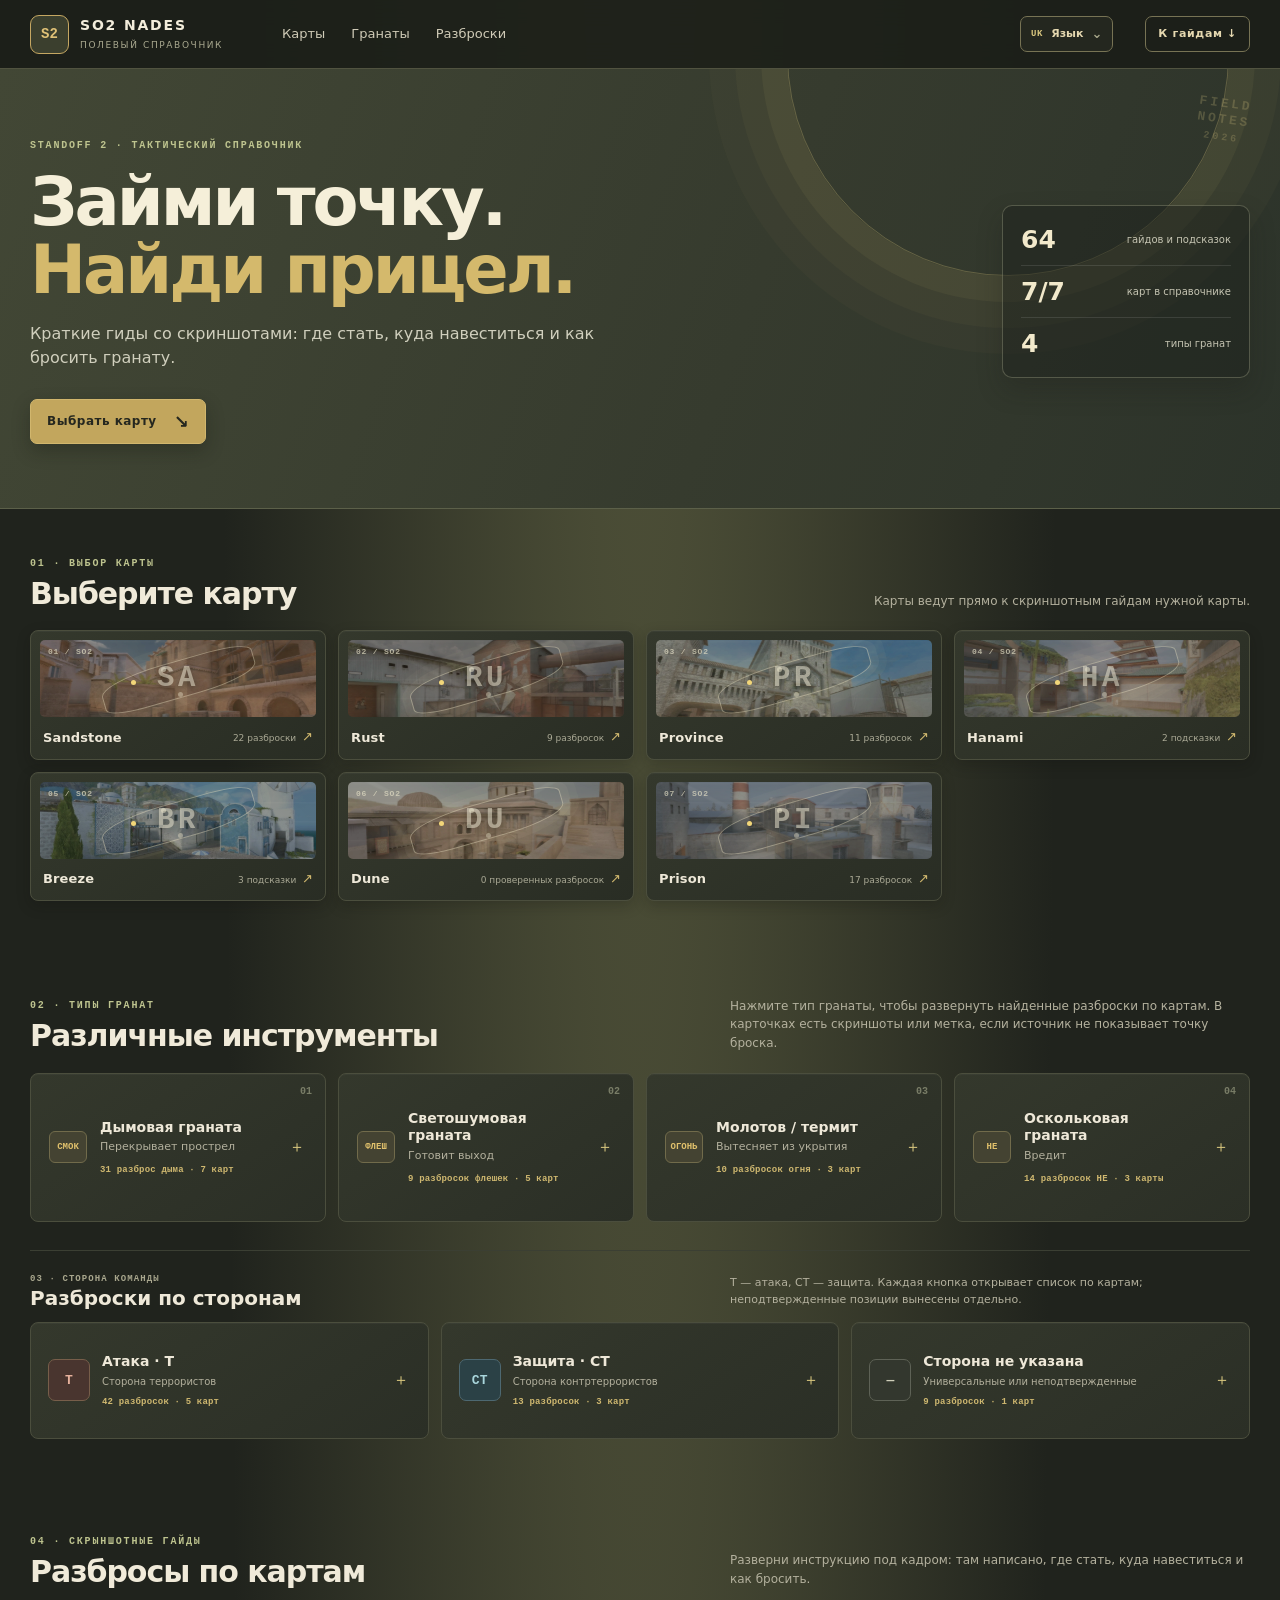
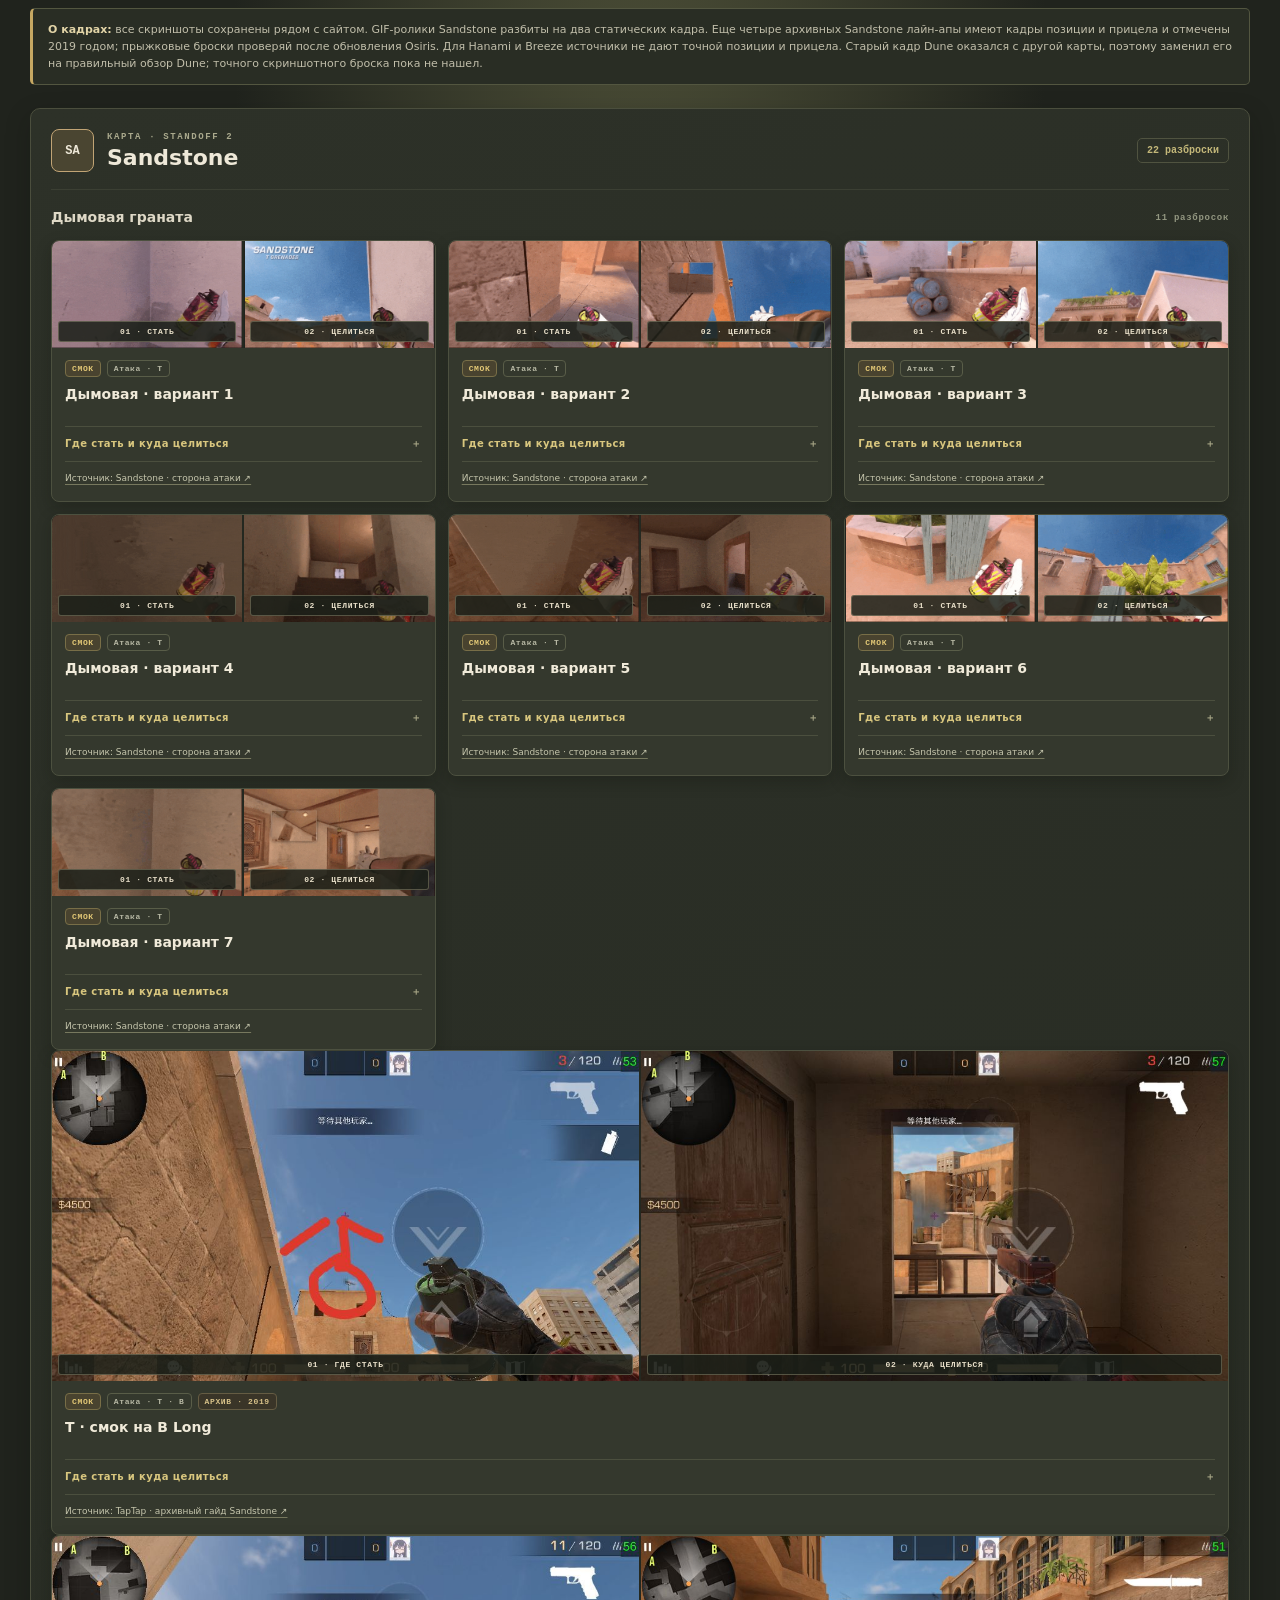
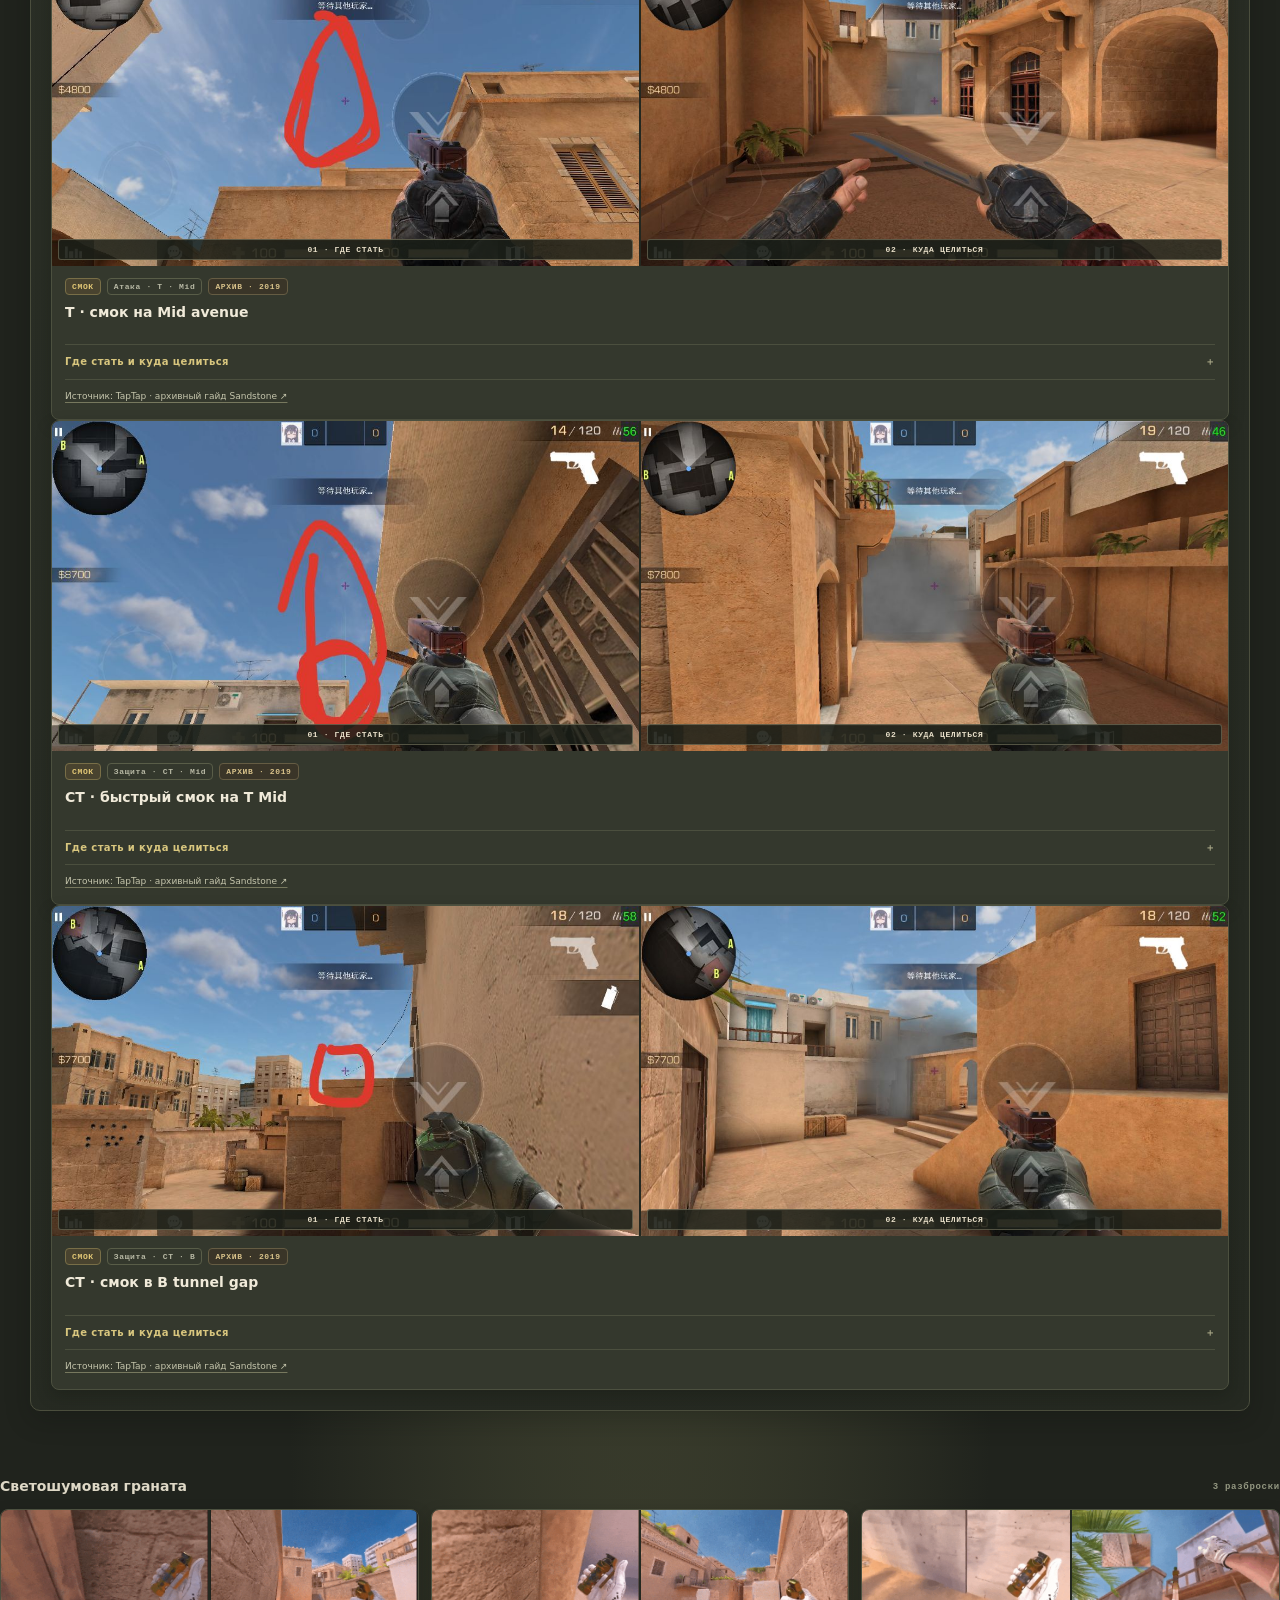
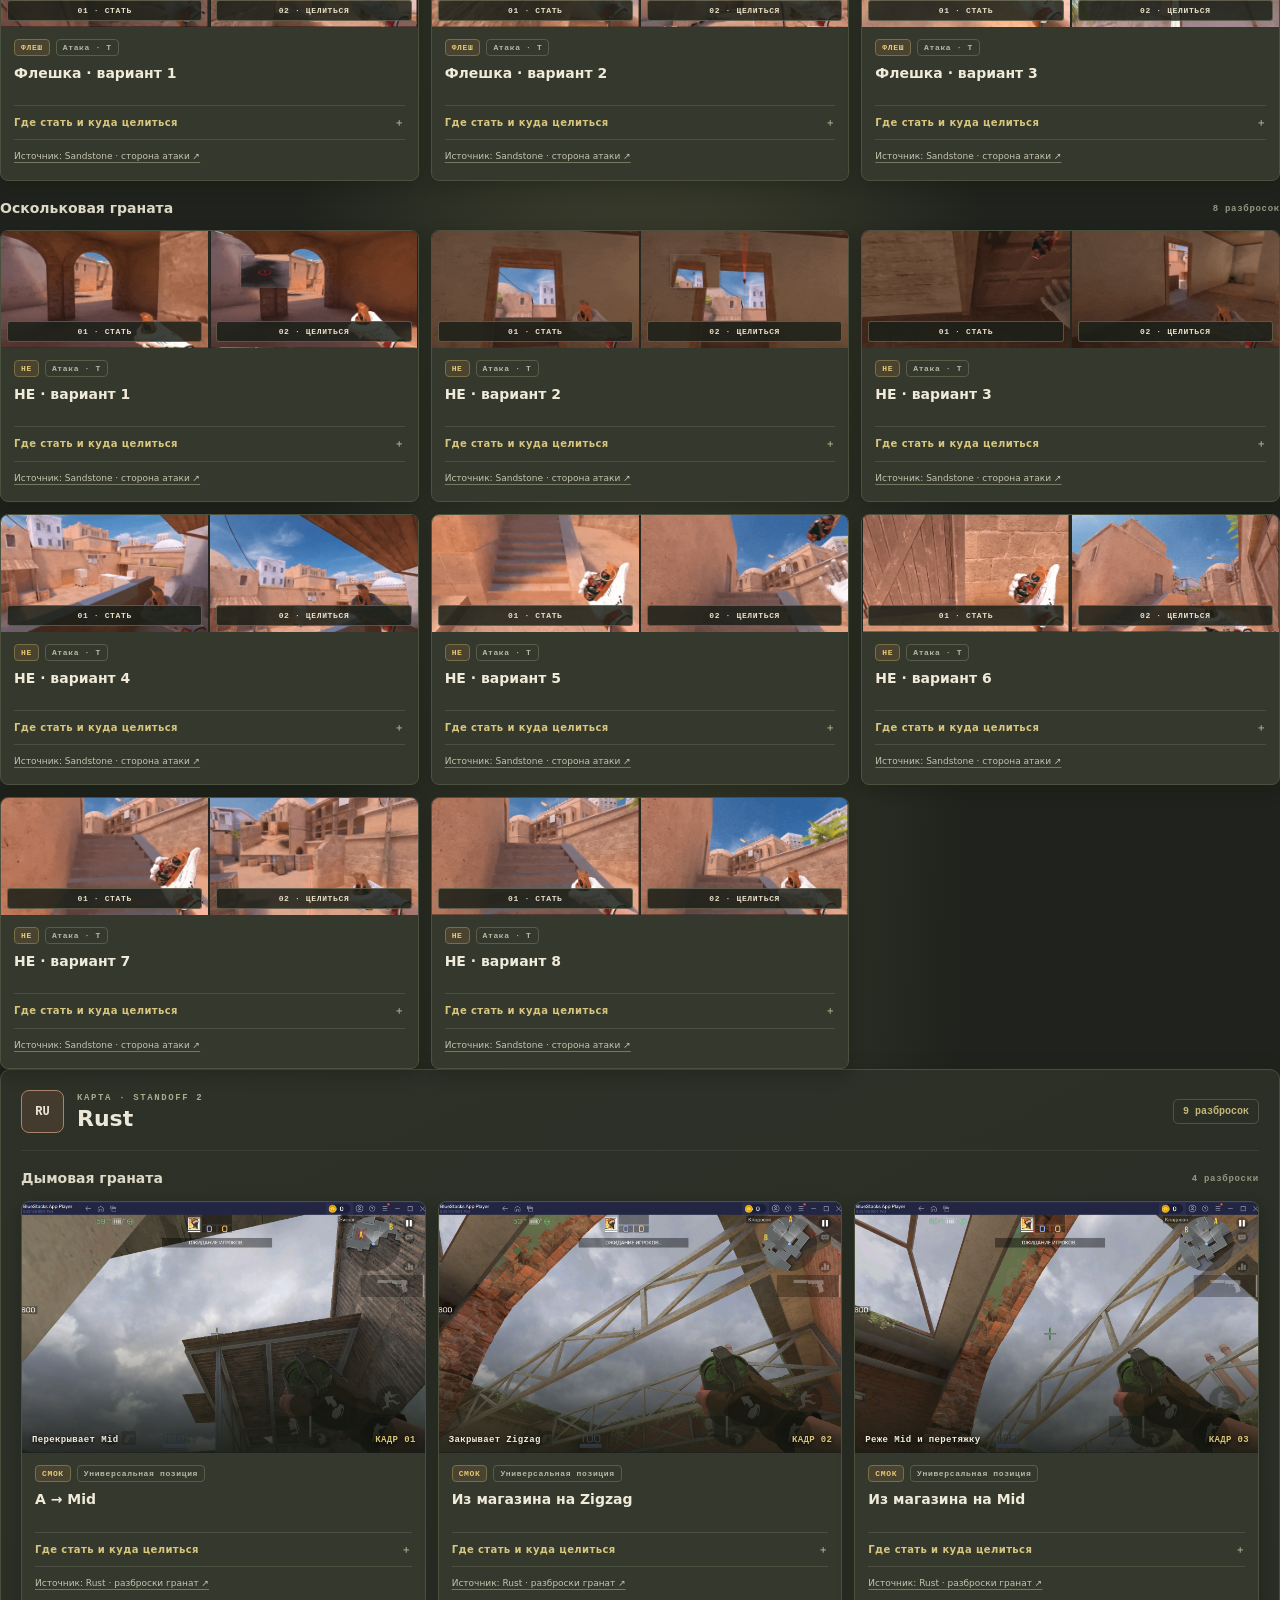
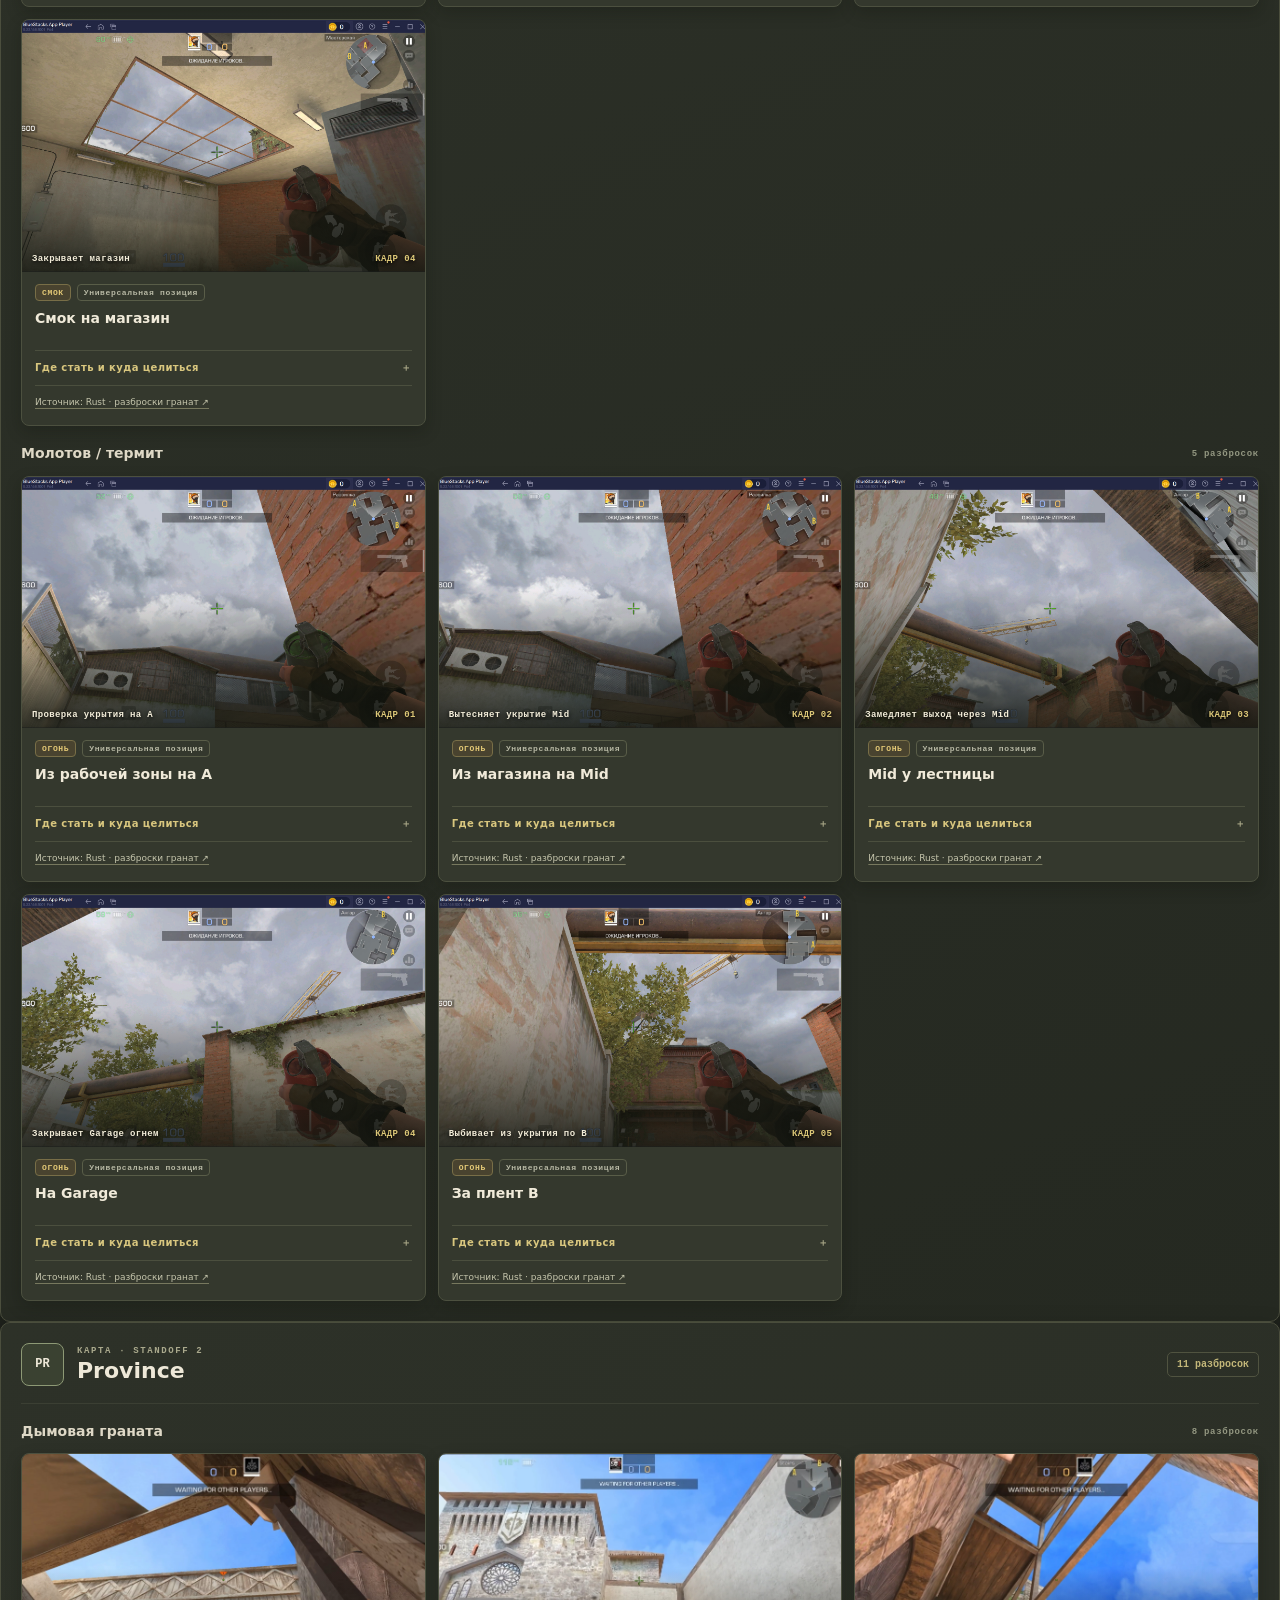
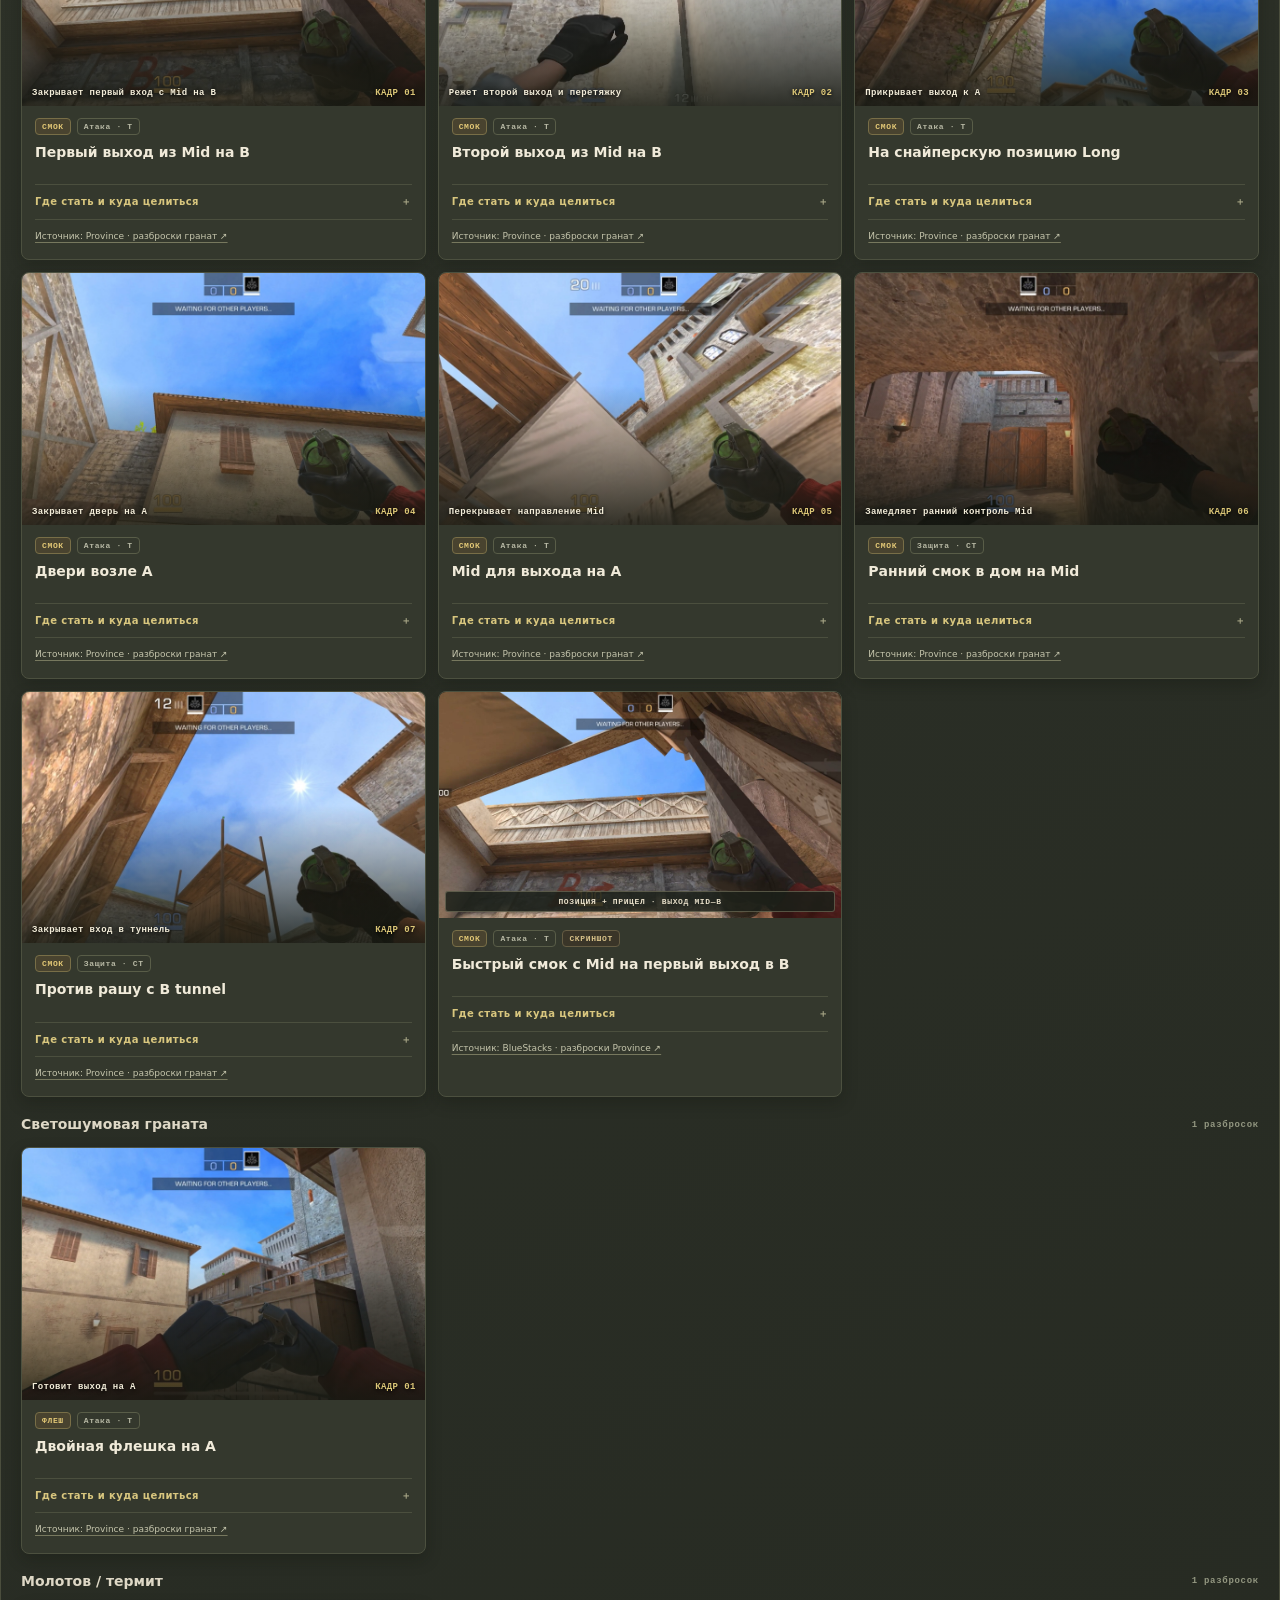
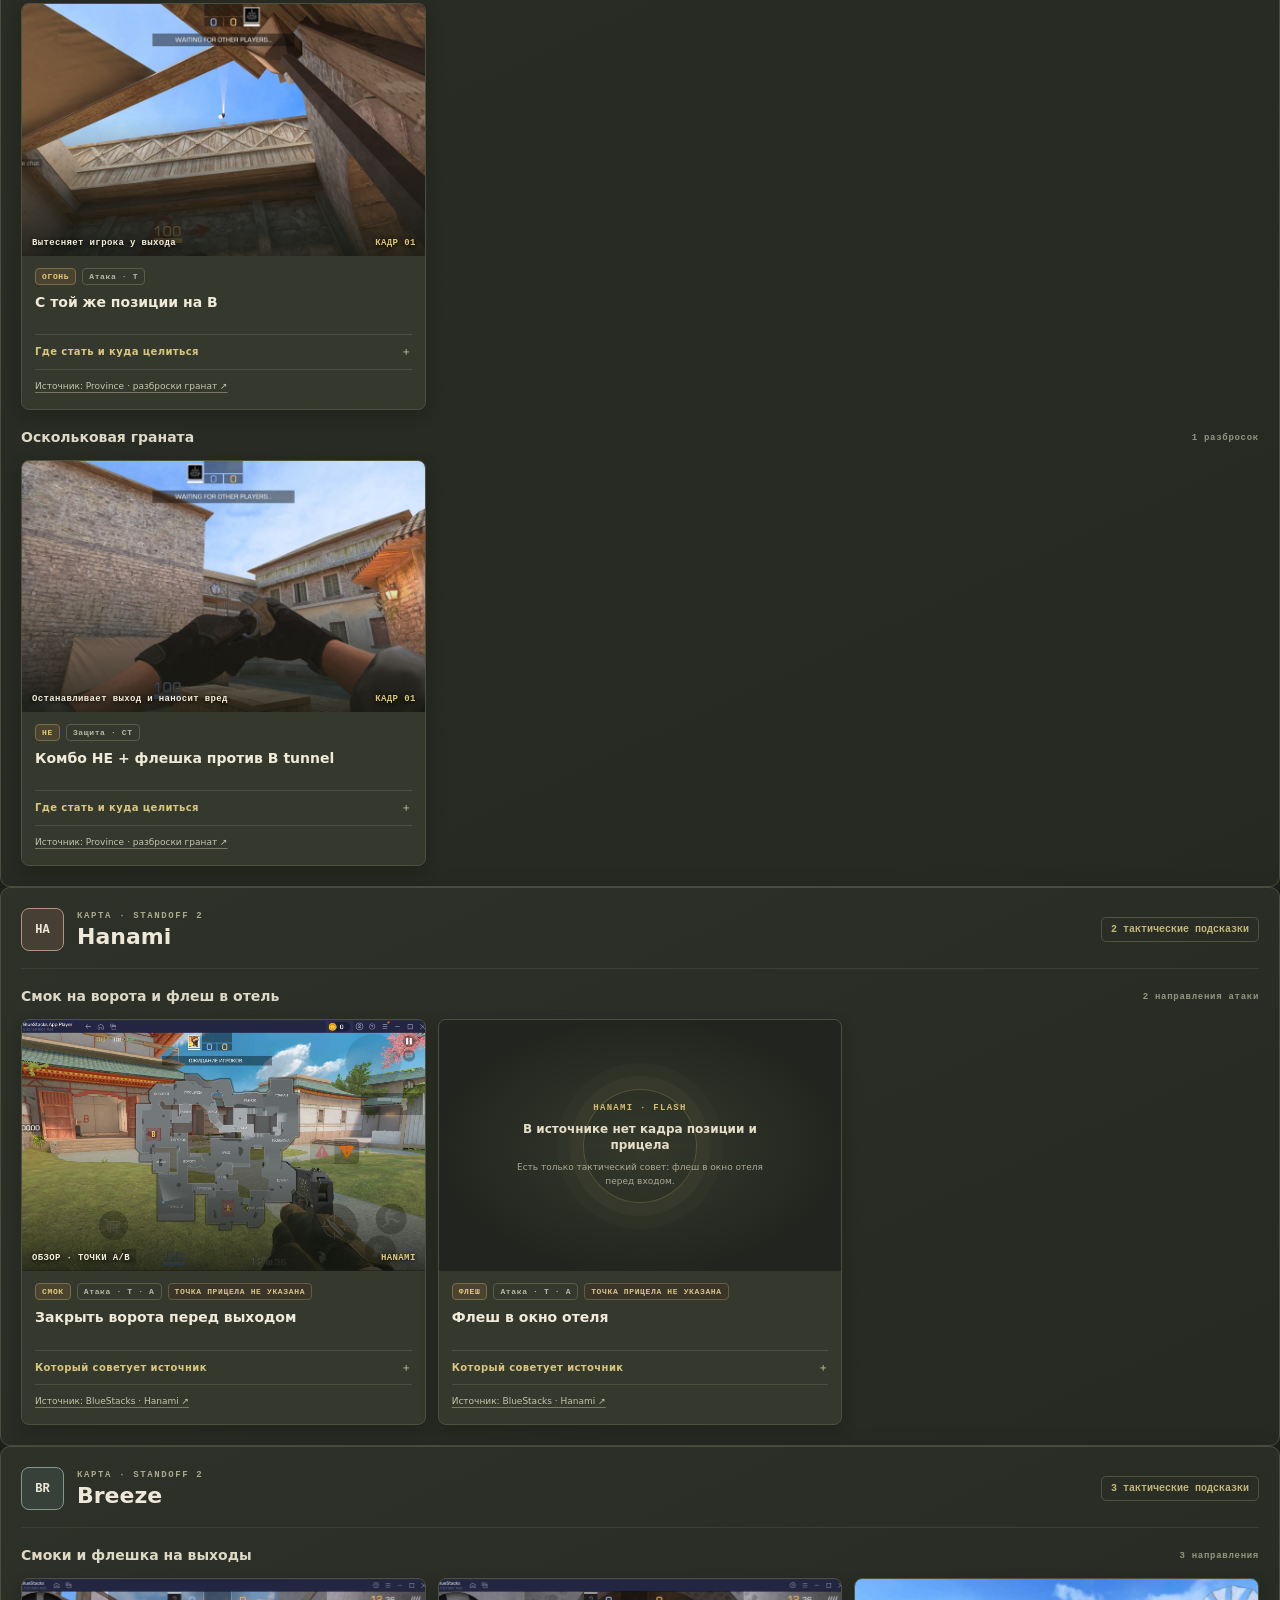
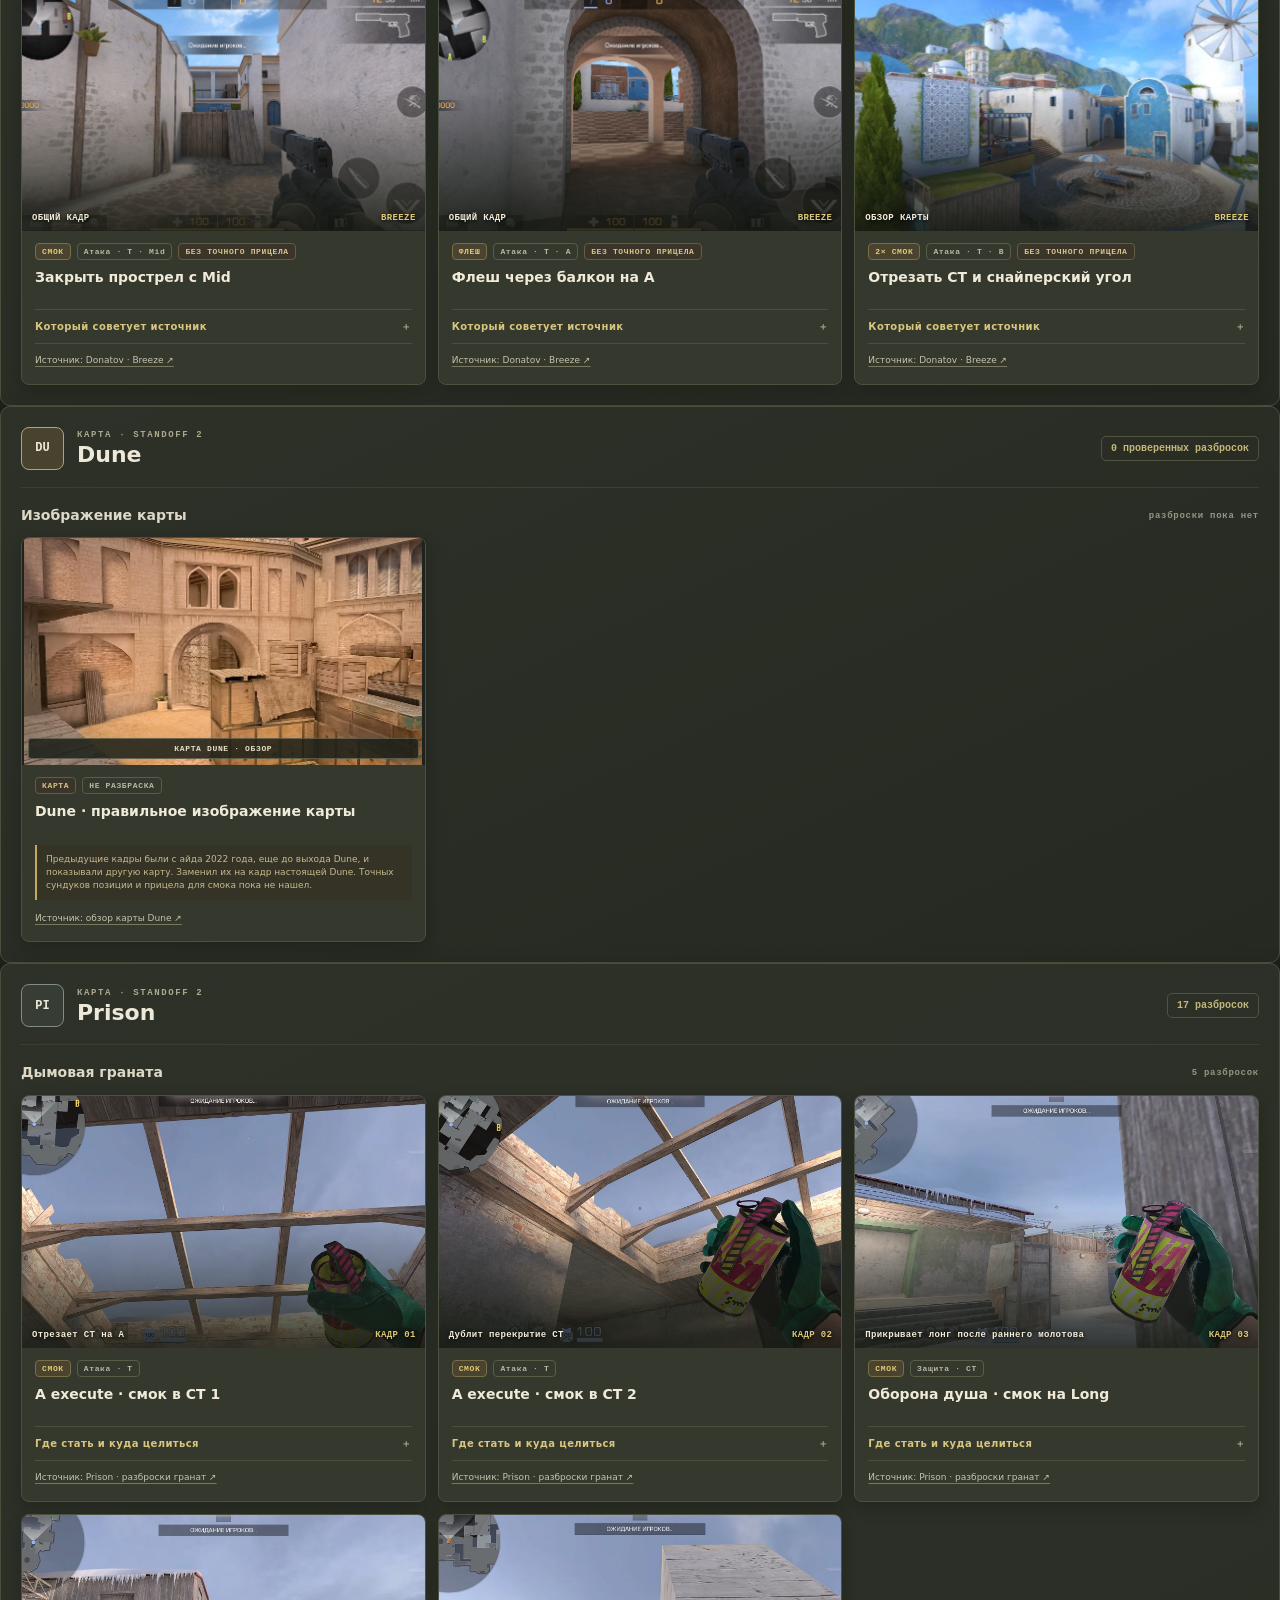
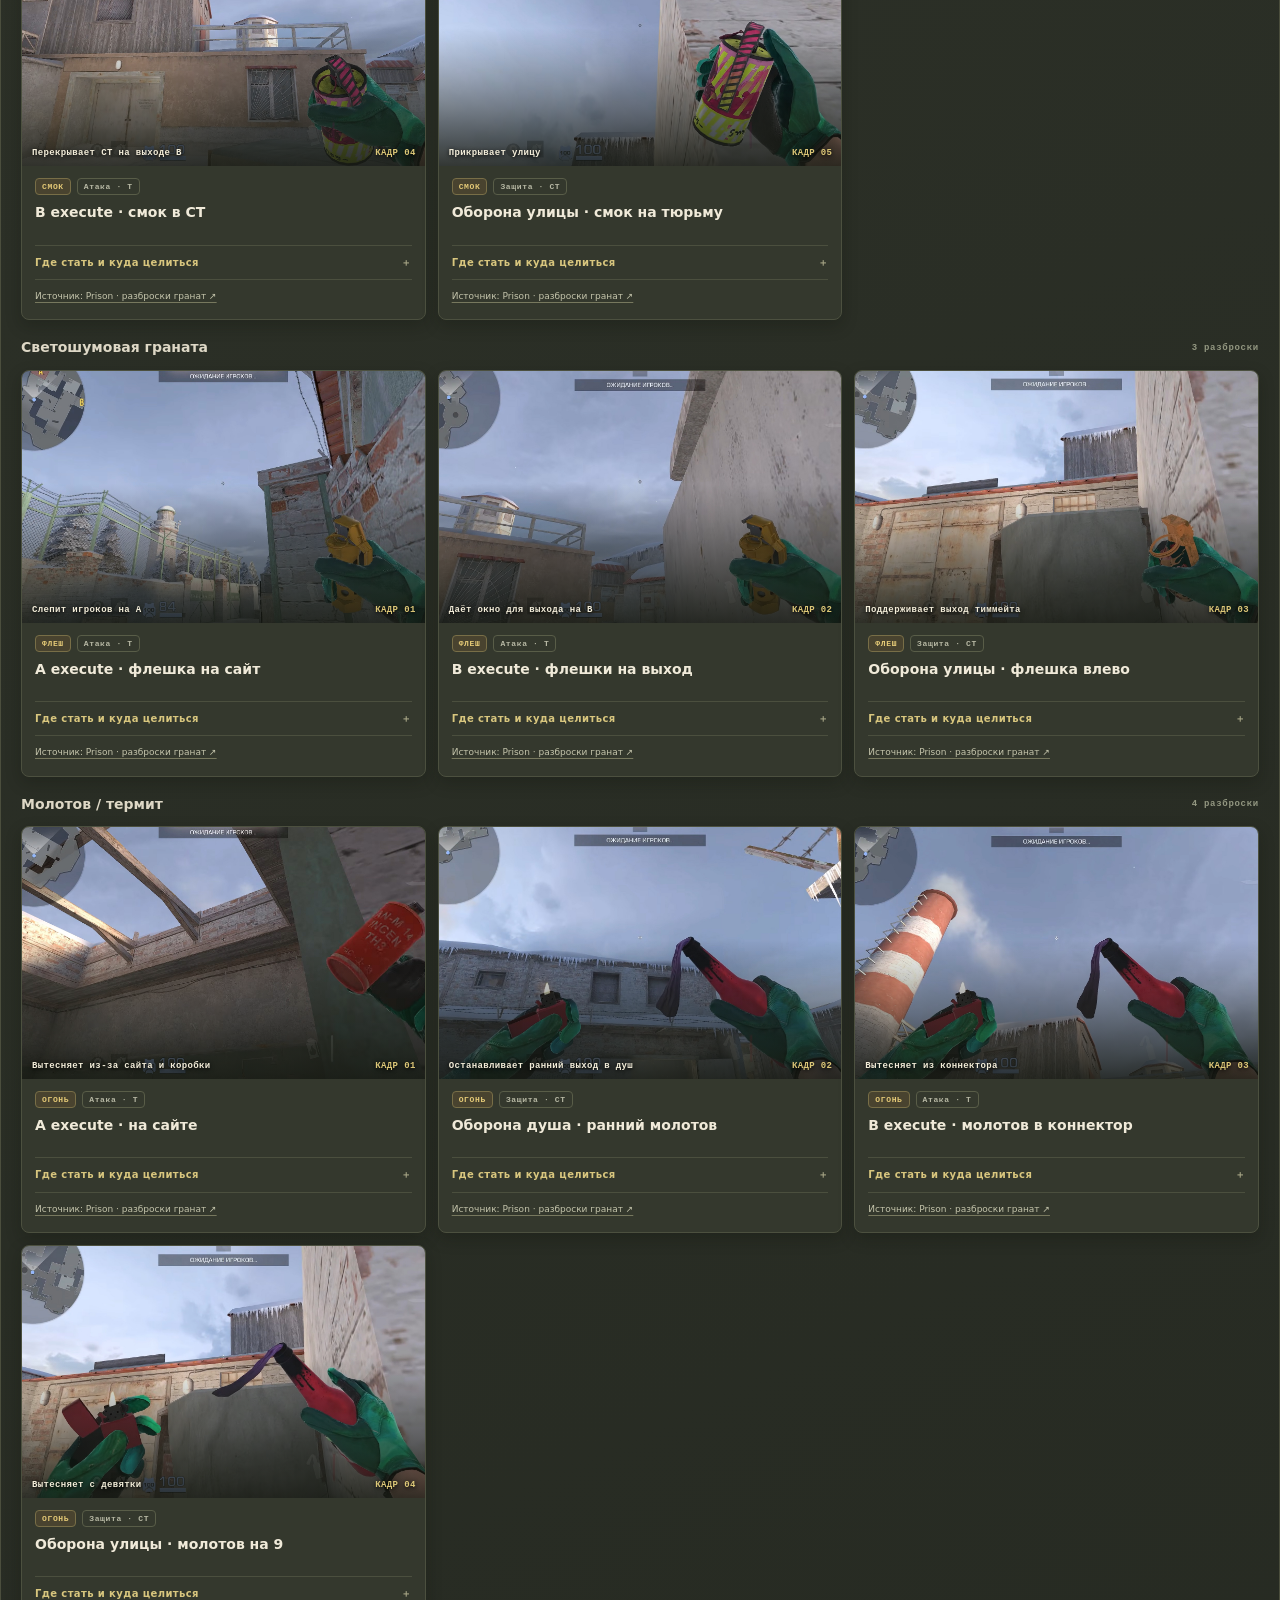
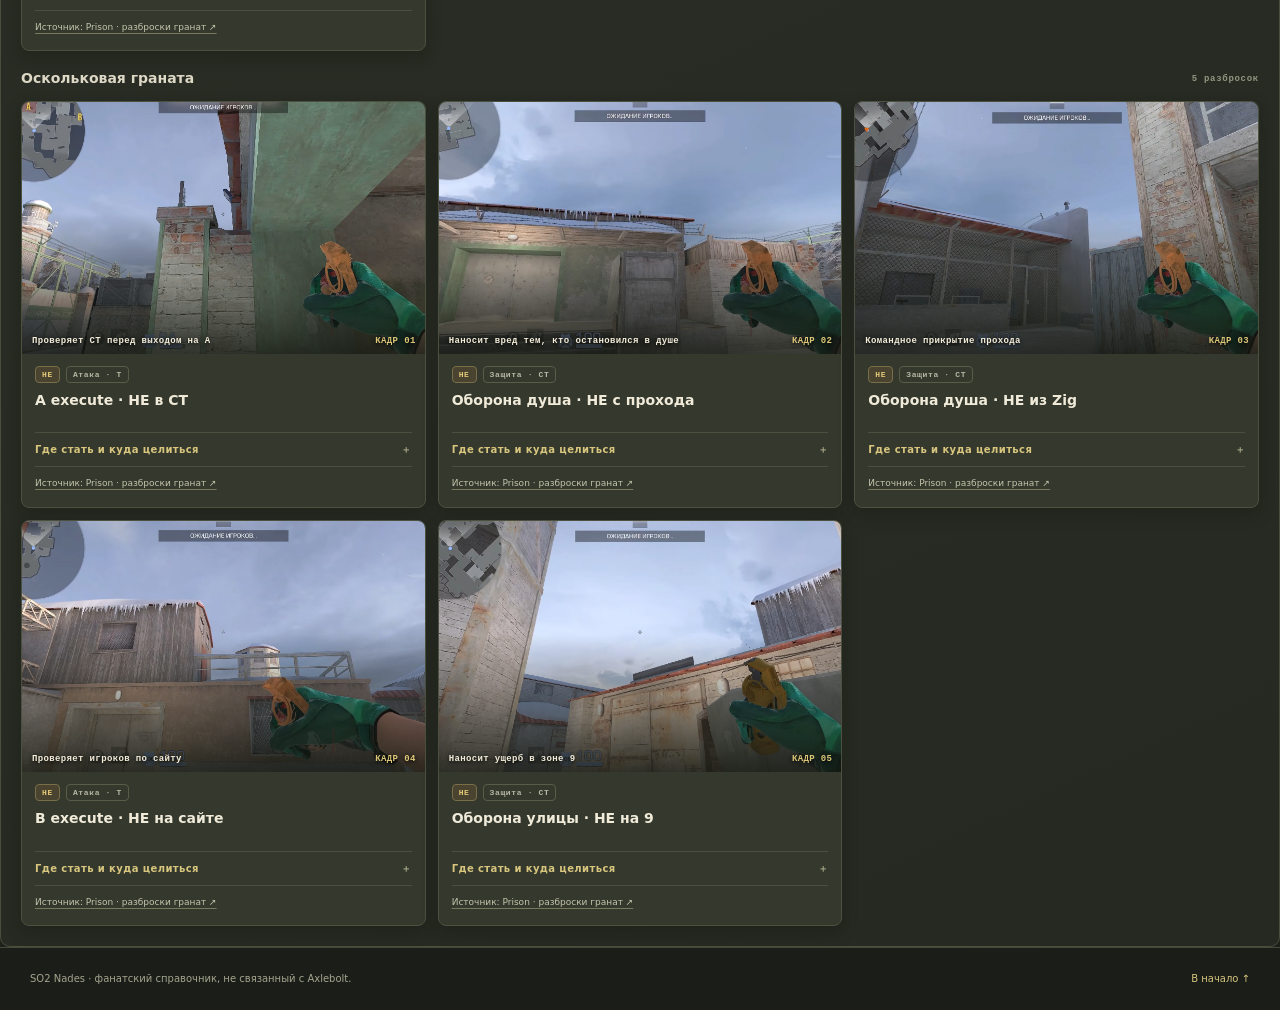
<file: ru.html>
<!doctype html>
<html lang="ru">
<head>
  <meta charset="utf-8">
  <meta name="viewport" content="width=device-width, initial-scale=1">
  <meta name="theme-color" content="#262a21">
  <meta name="description" content="Скриншотные разброски Standoff 2: позиция, прицел и бросок для карт и гранат.">
  <title>SO2 Nades — скриншотные разброски Standoff 2</title>
  <link rel="stylesheet" href="field-guide.css">
</head>
<body>
  <header class="topbar" id="top"><div class="page-wrap topbar-inner"><a class="brand" href="#top"><span class="brand-mark">S2</span><span><b>SO2 NADES</b><small>ПОЛЕВЫЙ СПРАВОЧНИК</small></span></a><nav aria-label="Навигация"><a href="#maps">Карты</a><a href="#grenades">Гранаты</a><a href="#lineups">Разброски</a></nav><details class="language-menu"><summary aria-label="Язык"><span class="language-code">UK</span><span class="language-label">Язык</span><span class="language-caret" aria-hidden="true">⌄</span></summary><div class="language-options"><a class="language-option" href="index.html" lang="uk" aria-current="page"><span class="language-option-code">UK</span><span>Украинский</span></a><a class="language-option" href="en.html" lang="en"><span class="language-option-code">EN</span><span>English</span></a><a class="language-option" href="zh.html" lang="zh-CN"><span class="language-option-code">ZH</span><span>中文（简体）</span></a><a class="language-option" href="hi.html" lang="hi"><span class="language-option-code">HI</span><span>처паन्दी</span></a><a class="language-option" href="es.html" lang="es"><span class="language-option-code">ES</span><span>Español</span></a><a class="language-option" href="ar.html" lang="ar"><span class="language-option-code">AR</span><span>العربية</span></a><a class="language-option" href="fr.html" lang="fr"><span class="language-option-code">FR</span><span>Français</span></a><a class="language-option" href="bn.html" lang="bn"><span class="language-option-code">BN</span><span>বাংলা</span></a><a class="language-option" href="pt.html" lang="pt"><span class="language-option-code">PT</span><span>Português</span></a><a class="language-option" href="ru.html" lang="ru"><span class="language-option-code">RU</span><span>Русский</span></a></div></details><a class="top-action" href="#lineups">К гайдам ↓</a></div></header>
  <main>
    <section class="hero"><div class="page-wrap hero-grid"><div class="hero-copy"><p class="eyebrow">STANDOFF 2 · ТАКТИЧЕСКИЙ СПРАВОЧНИК</p><h1>Займи точку.<br><em>Найди прицел.</em></h1><p class="hero-lede">Краткие гиды со скриншотами: где стать, куда навеститься и как бросить гранату.</p><a class="primary-link" href="#maps">Выбрать карту  <span>↘</span></a></div><aside class="hero-stats"><div><strong>64</strong><span>гайдов и подсказок</span></div><div><strong>7/7</strong><span>карт в справочнике</span></div><div><strong>4</strong><span>типы гранат</span></div></aside></div><div class="hero-stamp">FIELD<br>NOTES<br><span>2026</span></div></section>
    <section class="page-wrap section-block" id="maps"><div class="section-title"><div><p class="eyebrow">01 · ВЫБОР КАРТЫ</p><h2>Выберите карту</h2></div><p>Карты ведут прямо к скриншотным гайдам нужной карты.</p></div><div class="map-grid">
      <a class="map-card" href="#sandstone" style="--map-color:#b9955d"><span class="map-art"><img src="assets/map-sandstone.webp" loading="lazy" alt=""><span class="map-index">01 / SO2</span><b>SA</b><i></i></span><span class="map-info"><b>Sandstone</b><small>22 разброски  <i>↗</i></small></span></a>
      <a class="map-card" href="#rust" style="--map-color:#9b684d"><span class="map-art"><img src="assets/map-rust.webp" loading="lazy" alt=""><span class="map-index">02 / SO2</span><b>RU</b><i></i></span><span class="map-info"><b>Rust</b><small>9 разбросок  <i>↗</i></small></span></a>
      <a class="map-card" href="#province" style="--map-color:#74865d"><span class="map-art"><img src="assets/map-province.webp" loading="lazy" alt=""><span class="map-index">03 / SO2</span><b>PR</b><i></i></span><span class="map-info"><b>Province</b><small>11 разбросок  <i>↗</i></small></span></a>
      <a class="map-card" href="#hanami" style="--map-color:#a77a6b"><span class="map-art"><img src="assets/map-hanami.webp" loading="lazy" alt=""><span class="map-index">04 / SO2</span><b>HA</b><i></i></span><span class="map-info"><b>Hanami</b><small>2 подсказки  <i>↗</i></small></span></a>
      <a class="map-card" href="#breeze" style="--map-color:#64857f"><span class="map-art"><img src="assets/map-breeze.webp" loading="lazy" alt=""><span class="map-index">05 / SO2</span><b>BR</b><i></i></span><span class="map-info"><b>Breeze</b><small>3 подсказки  <i>↗</i></small></span></a>
      <a class="map-card" href="#dune" style="--map-color:#b18e54"><span class="map-art"><img src="assets/map-dune.webp" loading="lazy" alt=""><span class="map-index">06 / SO2</span><b>DU</b><i></i></span><span class="map-info"><b>Dune</b><small>0 проверенных разбросок  <i>↗</i></small></span></a>
      <a class="map-card" href="#prison" style="--map-color:#65746d"><span class="map-art"><img src="assets/map-prison.webp" loading="lazy" alt=""><span class="map-index">07 / SO2</span><b>PI</b><i></i></span><span class="map-info"><b>Prison</b><small>17 разбросок  <i>↗</i></small></span></a>
    </div></section>
    <section class="page-wrap section-block" id="grenades"><div class="section-title"><div><p class="eyebrow">02 · ТИПЫ ГРАНАТ</p><h2>Различные инструменты</h2></div><p>Нажмите тип гранаты, чтобы развернуть найденные разброски по картам. В карточках есть скриншоты или метка, если источник не показывает точку броска.</p></div><div class="type-grid"><details class="type-card type-picker">
  <summary><span class="type-number">01</span><span class="type-icon">СМОК</span><span class="type-picker-copy"><strong>Дымовая граната</strong><small>Перекрывает прострел</small><b>31 разброс дыма · 7 карт</b></span><span class="type-chevron" aria-hidden="true">＋</span></summary>
  <div class="type-results"><p>Все разбросы этого типа. Нажмите имя, чтобы перейти к инструкции на карте.</p><div class="type-results-grid">
    <section class="type-result-map"><h4>Breeze</h4><ul>
      <li><a href="#lineup-breeze-smoke-1"><span>СМОК</span>Закрыть прострел с Mid<b aria-hidden="true">↗</b></a></li>
      <li><a href="#lineup-breeze-smoke-3"><span>2× СМОК</span>Отрезать CT и снайперский угол<b aria-hidden="true">↗</b></a></li>
    </ul></section>
    <section class="type-result-map"><h4>Hanami</h4><ul>
      <li><a href="#lineup-hanami-smoke-1"><span>СМОК</span>Закрыть ворота перед выходом<b aria-hidden="true">↗</b></a></li>
    </ul></section>
    <section class="type-result-map"><h4>Prison</h4><ul>
      <li><a href="#lineup-prison-smoke-1"><span>СМОК</span>A execute · смок в CT 1<b aria-hidden="true">↗</b></a></li>
      <li><a href="#lineup-prison-smoke-2"><span>СМОК</span>A execute · смок в CT 2<b aria-hidden="true">↗</b></a></li>
      <li><a href="#lineup-prison-smoke-3"><span>СМОК</span>Оборона душа · смок на Long<b aria-hidden="true">↗</b></a></li>
      <li><a href="#lineup-prison-smoke-4"><span>СМОК</span>B execute · смок в CT<b aria-hidden="true">↗</b></a></li>
      <li><a href="#lineup-prison-smoke-5"><span>СМОК</span>Оборона улицы · смок на тюрьму<b aria-hidden="true">↗</b></a></li>
    </ul></section>
    <section class="type-result-map"><h4>Province</h4><ul>
      <li><a href="#lineup-province-smoke-1"><span>СМОК</span>Первый выход из Mid на B<b aria-hidden="true">↗</b></a></li>
      <li><a href="#lineup-province-smoke-2"><span>СМОК</span>Второй выход из Mid на B<b aria-hidden="true">↗</b></a></li>
      <li><a href="#lineup-province-smoke-3"><span>СМОК</span>На снайперскую позицию Long<b aria-hidden="true">↗</b></a></li>
      <li><a href="#lineup-province-smoke-4"><span>СМОК</span>Двери возле A<b aria-hidden="true">↗</b></a></li>
      <li><a href="#lineup-province-smoke-5"><span>СМОК</span>Mid для выхода на A<b aria-hidden="true">↗</b></a></li>
      <li><a href="#lineup-province-smoke-6"><span>СМОК</span>Ранний смок в дом на Mid<b aria-hidden="true">↗</b></a></li>
      <li><a href="#lineup-province-smoke-7"><span>СМОК</span>Против рашу с B tunnel<b aria-hidden="true">↗</b></a></li>
      <li><a href="#lineup-province-smoke-8"><span>СМОК</span>Быстрый смок с Mid на первый выход в B<b aria-hidden="true">↗</b></a></li>
    </ul></section>
    <section class="type-result-map"><h4>Rust</h4><ul>
      <li><a href="#lineup-rust-smoke-1"><span>СМОК</span>A → Mid<b aria-hidden="true">↗</b></a></li>
      <li><a href="#lineup-rust-smoke-2"><span>СМОК</span>Из магазина на Zigzag<b aria-hidden="true">↗</b></a></li>
      <li><a href="#lineup-rust-smoke-3"><span>СМОК</span>Из магазина на Mid<b aria-hidden="true">↗</b></a></li>
      <li><a href="#lineup-rust-smoke-4"><span>СМОК</span>Смок на магазин<b aria-hidden="true">↗</b></a></li>
    </ul></section>
    <section class="type-result-map"><h4>Sandstone</h4><ul>
      <li><a href="#lineup-sandstone-smoke-1"><span>СМОК</span>Дымовая · вариант 1<b aria-hidden="true">↗</b></a></li>
      <li><a href="#lineup-sandstone-smoke-2"><span>СМОК</span>Дымовая · вариант 2<b aria-hidden="true">↗</b></a></li>
      <li><a href="#lineup-sandstone-smoke-3"><span>СМОК</span>Дымовая · вариант 3<b aria-hidden="true">↗</b></a></li>
      <li><a href="#lineup-sandstone-smoke-4"><span>СМОК</span>Дымовая · вариант 4<b aria-hidden="true">↗</b></a></li>
      <li><a href="#lineup-sandstone-smoke-5"><span>СМОК</span>Дымовая · вариант 5<b aria-hidden="true">↗</b></a></li>
      <li><a href="#lineup-sandstone-smoke-6"><span>СМОК</span>Дымовая · вариант 6<b aria-hidden="true">↗</b></a></li>
      <li><a href="#lineup-sandstone-smoke-7"><span>СМОК</span>Дымовая · вариант 7<b aria-hidden="true">↗</b></a></li>
      <li><a href="#lineup-sandstone-smoke-19"><span>СМОК</span>T · смок на B Long<b aria-hidden="true">↗</b></a></li>
      <li><a href="#lineup-sandstone-smoke-20"><span>СМОК</span>T · смок на Mid avenue<b aria-hidden="true">↗</b></a></li>
      <li><a href="#lineup-sandstone-smoke-21"><span>СМОК</span>CT · быстрый смок на T Mid<b aria-hidden="true">↗</b></a></li>
      <li><a href="#lineup-sandstone-smoke-22"><span>СМОК</span>CT · смок в B tunnel gap<b aria-hidden="true">↗</b></a></li>
    </ul></section>
  </div></div></details>

<details class="type-card type-picker">
  <summary><span class="type-number">02</span><span class="type-icon">ФЛЕШ</span><span class="type-picker-copy"><strong>Светошумовая граната</strong><small>Готовит выход</small><b>9 разбросок флешек · 5 карт</b></span><span class="type-chevron" aria-hidden="true">＋</span></summary>
  <div class="type-results"><p>Все разбросы этого типа. Нажмите имя, чтобы перейти к инструкции на карте.</p><div class="type-results-grid">
    <section class="type-result-map"><h4>Breeze</h4><ul>
      <li><a href="#lineup-breeze-flash-2"><span>ФЛЕШ</span>Флеш через балкон на A<b aria-hidden="true">↗</b></a></li>
    </ul></section>
    <section class="type-result-map"><h4>Hanami</h4><ul>
      <li><a href="#lineup-hanami-flash-2"><span>ФЛЕШ</span>Флеш в окно отеля<b aria-hidden="true">↗</b></a></li>
    </ul></section>
    <section class="type-result-map"><h4>Prison</h4><ul>
      <li><a href="#lineup-prison-flash-6"><span>ФЛЕШ</span>A execute · флешка на сайт<b aria-hidden="true">↗</b></a></li>
      <li><a href="#lineup-prison-flash-7"><span>ФЛЕШ</span>B execute · флешки на выход<b aria-hidden="true">↗</b></a></li>
      <li><a href="#lineup-prison-flash-8"><span>ФЛЕШ</span>Оборона улицы · флешка влево<b aria-hidden="true">↗</b></a></li>
    </ul></section>
    <section class="type-result-map"><h4>Province</h4><ul>
      <li><a href="#lineup-province-flash-8"><span>ФЛЕШ</span>Двойная флешка на A<b aria-hidden="true">↗</b></a></li>
    </ul></section>
    <section class="type-result-map"><h4>Sandstone</h4><ul>
      <li><a href="#lineup-sandstone-flash-8"><span>ФЛЕШ</span>Флешка · вариант 1<b aria-hidden="true">↗</b></a></li>
      <li><a href="#lineup-sandstone-flash-9"><span>ФЛЕШ</span>Флешка · вариант 2<b aria-hidden="true">↗</b></a></li>
      <li><a href="#lineup-sandstone-flash-10"><span>ФЛЕШ</span>Флешка · вариант 3<b aria-hidden="true">↗</b></a></li>
    </ul></section>
  </div></div></details>

<details class="type-card type-picker">
  <summary><span class="type-number">03</span><span class="type-icon">ОГОНЬ</span><span class="type-picker-copy"><strong>Молотов / термит</strong><small>Вытесняет из укрытия</small><b>10 разбросок огня · 3 карт</b></span><span class="type-chevron" aria-hidden="true">＋</span></summary>
  <div class="type-results"><p>Все разбросы этого типа. Нажмите имя, чтобы перейти к инструкции на карте.</p><div class="type-results-grid">
    <section class="type-result-map"><h4>Prison</h4><ul>
      <li><a href="#lineup-prison-fire-9"><span>ОГОНЬ</span>A execute · на сайте<b aria-hidden="true">↗</b></a></li>
      <li><a href="#lineup-prison-fire-10"><span>ОГОНЬ</span>Оборона душа · ранний молотов<b aria-hidden="true">↗</b></a></li>
      <li><a href="#lineup-prison-fire-11"><span>ОГОНЬ</span>B execute · молотов в коннектор<b aria-hidden="true">↗</b></a></li>
      <li><a href="#lineup-prison-fire-12"><span>ОГОНЬ</span>Оборона улицы · молотов на 9<b aria-hidden="true">↗</b></a></li>
    </ul></section>
    <section class="type-result-map"><h4>Province</h4><ul>
      <li><a href="#lineup-province-fire-9"><span>ОГОНЬ</span>С той же позиции на B<b aria-hidden="true">↗</b></a></li>
    </ul></section>
    <section class="type-result-map"><h4>Rust</h4><ul>
      <li><a href="#lineup-rust-fire-5"><span>ОГОНЬ</span>Из рабочей зоны на A<b aria-hidden="true">↗</b></a></li>
      <li><a href="#lineup-rust-fire-6"><span>ОГОНЬ</span>Из магазина на Mid<b aria-hidden="true">↗</b></a></li>
      <li><a href="#lineup-rust-fire-7"><span>ОГОНЬ</span>Mid у лестницы<b aria-hidden="true">↗</b></a></li>
      <li><a href="#lineup-rust-fire-8"><span>ОГОНЬ</span>На Garage<b aria-hidden="true">↗</b></a></li>
      <li><a href="#lineup-rust-fire-9"><span>ОГОНЬ</span>За плент B<b aria-hidden="true">↗</b></a></li>
    </ul></section>
  </div></div></details>

<details class="type-card type-picker">
  <summary><span class="type-number">04</span><span class="type-icon">HE</span><span class="type-picker-copy"><strong>Оскольковая граната</strong><small>Вредит</small><b>14 разбросок HE · 3 карты</b></span><span class="type-chevron" aria-hidden="true">＋</span></summary>
  <div class="type-results"><p>Все разбросы этого типа. Нажмите имя, чтобы перейти к инструкции на карте.</p><div class="type-results-grid">
    <section class="type-result-map"><h4>Prison</h4><ul>
      <li><a href="#lineup-prison-he-13"><span>HE</span>A execute · HE в CT<b aria-hidden="true">↗</b></a></li>
      <li><a href="#lineup-prison-he-14"><span>HE</span>Оборона душа · HE с прохода<b aria-hidden="true">↗</b></a></li>
      <li><a href="#lineup-prison-he-15"><span>HE</span>Оборона душа · HE из Zig<b aria-hidden="true">↗</b></a></li>
      <li><a href="#lineup-prison-he-16"><span>HE</span>B execute · HE на сайте<b aria-hidden="true">↗</b></a></li>
      <li><a href="#lineup-prison-he-17"><span>HE</span>Оборона улицы · HE на 9<b aria-hidden="true">↗</b></a></li>
    </ul></section>
    <section class="type-result-map"><h4>Province</h4><ul>
      <li><a href="#lineup-province-he-10"><span>HE</span>Комбо HE + флешка против B tunnel<b aria-hidden="true">↗</b></a></li>
    </ul></section>
    <section class="type-result-map"><h4>Sandstone</h4><ul>
      <li><a href="#lineup-sandstone-he-11"><span>HE</span>HE · вариант 1<b aria-hidden="true">↗</b></a></li>
      <li><a href="#lineup-sandstone-he-12"><span>HE</span>HE · вариант 2<b aria-hidden="true">↗</b></a></li>
      <li><a href="#lineup-sandstone-he-13"><span>HE</span>HE · вариант 3<b aria-hidden="true">↗</b></a></li>
      <li><a href="#lineup-sandstone-he-14"><span>HE</span>HE · вариант 4<b aria-hidden="true">↗</b></a></li>
      <li><a href="#lineup-sandstone-he-15"><span>HE</span>HE · вариант 5<b aria-hidden="true">↗</b></a></li>
      <li><a href="#lineup-sandstone-he-16"><span>HE</span>HE · вариант 6<b aria-hidden="true">↗</b></a></li>
      <li><a href="#lineup-sandstone-he-17"><span>HE</span>HE · вариант 7<b aria-hidden="true">↗</b></a></li>
      <li><a href="#lineup-sandstone-he-18"><span>HE</span>HE · вариант 8<b aria-hidden="true">↗</b></a></li>
    </ul></section>
  </div></div></details>
  </div>
<div class="side-divider">
  <div class="side-title"><div><p class="eyebrow">03 · СТОРОНА КОМАНДЫ</p><h3>Разброски по сторонам</h3></div><p>T — атака, CT — защита. Каждая кнопка открывает список по картам; неподтвержденные позиции вынесены отдельно.</p></div>
  <div class="side-grid"><details class="side-card side-t">
  <summary><span class="side-mark">T</span><span class="side-picker-copy"><strong>Атака · T</strong><small>Сторона террористов</small><b>42 разбросок · 5 карт</b></span><span class="type-chevron" aria-hidden="true">＋</span></summary>
  <div class="side-results"><p>Атакующие броски, сгруппированные по карте. Выберите название, чтобы перейти к скриншотному гайду.</p><div class="side-results-grid">    <section class="side-result-map"><h4>Sandstone</h4><ul>
      <li><a href="#lineup-sandstone-smoke-1"><span>СМОК</span>Дымовая · вариант 1<b aria-hidden="true">↗</b></a></li>
      <li><a href="#lineup-sandstone-smoke-2"><span>СМОК</span>Дымовая · вариант 2<b aria-hidden="true">↗</b></a></li>
      <li><a href="#lineup-sandstone-smoke-3"><span>СМОК</span>Дымовая · вариант 3<b aria-hidden="true">↗</b></a></li>
      <li><a href="#lineup-sandstone-smoke-4"><span>СМОК</span>Дымовая · вариант 4<b aria-hidden="true">↗</b></a></li>
      <li><a href="#lineup-sandstone-smoke-5"><span>СМОК</span>Дымовая · вариант 5<b aria-hidden="true">↗</b></a></li>
      <li><a href="#lineup-sandstone-smoke-6"><span>СМОК</span>Дымовая · вариант 6<b aria-hidden="true">↗</b></a></li>
      <li><a href="#lineup-sandstone-smoke-7"><span>СМОК</span>Дымовая · вариант 7<b aria-hidden="true">↗</b></a></li>
      <li><a href="#lineup-sandstone-smoke-19"><span>СМОК</span>T · смок на B Long<b aria-hidden="true">↗</b></a></li>
      <li><a href="#lineup-sandstone-smoke-20"><span>СМОК</span>T · смок на Mid avenue<b aria-hidden="true">↗</b></a></li>
      <li><a href="#lineup-sandstone-flash-8"><span>ФЛЕШ</span>Флешка · вариант 1<b aria-hidden="true">↗</b></a></li>
      <li><a href="#lineup-sandstone-flash-9"><span>ФЛЕШ</span>Флешка · вариант 2<b aria-hidden="true">↗</b></a></li>
      <li><a href="#lineup-sandstone-flash-10"><span>ФЛЕШ</span>Флешка · вариант 3<b aria-hidden="true">↗</b></a></li>
      <li><a href="#lineup-sandstone-he-11"><span>HE</span>HE · вариант 1<b aria-hidden="true">↗</b></a></li>
      <li><a href="#lineup-sandstone-he-12"><span>HE</span>HE · вариант 2<b aria-hidden="true">↗</b></a></li>
      <li><a href="#lineup-sandstone-he-13"><span>HE</span>HE · вариант 3<b aria-hidden="true">↗</b></a></li>
      <li><a href="#lineup-sandstone-he-14"><span>HE</span>HE · вариант 4<b aria-hidden="true">↗</b></a></li>
      <li><a href="#lineup-sandstone-he-15"><span>HE</span>HE · вариант 5<b aria-hidden="true">↗</b></a></li>
      <li><a href="#lineup-sandstone-he-16"><span>HE</span>HE · вариант 6<b aria-hidden="true">↗</b></a></li>
      <li><a href="#lineup-sandstone-he-17"><span>HE</span>HE · вариант 7<b aria-hidden="true">↗</b></a></li>
      <li><a href="#lineup-sandstone-he-18"><span>HE</span>HE · вариант 8<b aria-hidden="true">↗</b></a></li>
    </ul></section>
    <section class="side-result-map"><h4>Province</h4><ul>
      <li><a href="#lineup-province-smoke-1"><span>СМОК</span>Первый выход из Mid на B<b aria-hidden="true">↗</b></a></li>
      <li><a href="#lineup-province-smoke-2"><span>СМОК</span>Второй выход из Mid на B<b aria-hidden="true">↗</b></a></li>
      <li><a href="#lineup-province-smoke-3"><span>СМОК</span>На снайперскую позицию Long<b aria-hidden="true">↗</b></a></li>
      <li><a href="#lineup-province-smoke-4"><span>СМОК</span>Двери возле A<b aria-hidden="true">↗</b></a></li>
      <li><a href="#lineup-province-smoke-5"><span>СМОК</span>Mid для выхода на A<b aria-hidden="true">↗</b></a></li>
      <li><a href="#lineup-province-smoke-8"><span>СМОК</span>Быстрый смок с Mid на первый выход в B<b aria-hidden="true">↗</b></a></li>
      <li><a href="#lineup-province-flash-8"><span>ФЛЕШ</span>Двойная флешка на A<b aria-hidden="true">↗</b></a></li>
      <li><a href="#lineup-province-fire-9"><span>ОГОНЬ</span>С той же позиции на B<b aria-hidden="true">↗</b></a></li>
    </ul></section>
    <section class="side-result-map"><h4>Hanami</h4><ul>
      <li><a href="#lineup-hanami-smoke-1"><span>СМОК</span>Закрыть ворота перед выходом<b aria-hidden="true">↗</b></a></li>
      <li><a href="#lineup-hanami-flash-2"><span>ФЛЕШ</span>Флеш в окно отеля<b aria-hidden="true">↗</b></a></li>
    </ul></section>
    <section class="side-result-map"><h4>Breeze</h4><ul>
      <li><a href="#lineup-breeze-smoke-1"><span>СМОК</span>Закрыть прострел с Mid<b aria-hidden="true">↗</b></a></li>
      <li><a href="#lineup-breeze-flash-2"><span>ФЛЕШ</span>Флеш через балкон на A<b aria-hidden="true">↗</b></a></li>
      <li><a href="#lineup-breeze-smoke-3"><span>2× СМОК</span>Отрезать CT и снайперский угол<b aria-hidden="true">↗</b></a></li>
    </ul></section>
    <section class="side-result-map"><h4>Prison</h4><ul>
      <li><a href="#lineup-prison-smoke-1"><span>СМОК</span>A execute · смок в CT 1<b aria-hidden="true">↗</b></a></li>
      <li><a href="#lineup-prison-smoke-2"><span>СМОК</span>A execute · смок в CT 2<b aria-hidden="true">↗</b></a></li>
      <li><a href="#lineup-prison-smoke-4"><span>СМОК</span>B execute · смок в CT<b aria-hidden="true">↗</b></a></li>
      <li><a href="#lineup-prison-flash-6"><span>ФЛЕШ</span>A execute · флешка на сайт<b aria-hidden="true">↗</b></a></li>
      <li><a href="#lineup-prison-flash-7"><span>ФЛЕШ</span>B execute · флешки на выход<b aria-hidden="true">↗</b></a></li>
      <li><a href="#lineup-prison-fire-9"><span>ОГОНЬ</span>A execute · на сайте<b aria-hidden="true">↗</b></a></li>
      <li><a href="#lineup-prison-fire-11"><span>ОГОНЬ</span>B execute · молотов в коннектор<b aria-hidden="true">↗</b></a></li>
      <li><a href="#lineup-prison-he-13"><span>HE</span>A execute · HE в CT<b aria-hidden="true">↗</b></a></li>
      <li><a href="#lineup-prison-he-16"><span>HE</span>B execute · HE на сайте<b aria-hidden="true">↗</b></a></li>
    </ul></section>
  </div></div></details>
<details class="side-card side-ct">
  <summary><span class="side-mark">CT</span><span class="side-picker-copy"><strong>Защита · CT</strong><small>Сторона контртеррористов</small><b>13 разбросок · 3 карт</b></span><span class="type-chevron" aria-hidden="true">＋</span></summary>
  <div class="side-results"><p>Защитные броски, сгруппированные по карте. Выберите название, чтобы перейти к скриншотному гайду.</p><div class="side-results-grid">    <section class="side-result-map"><h4>Sandstone</h4><ul>
      <li><a href="#lineup-sandstone-smoke-21"><span>СМОК</span>CT · быстрый смок на T Mid<b aria-hidden="true">↗</b></a></li>
      <li><a href="#lineup-sandstone-smoke-22"><span>СМОК</span>CT · смок в B tunnel gap<b aria-hidden="true">↗</b></a></li>
    </ul></section>
    <section class="side-result-map"><h4>Province</h4><ul>
      <li><a href="#lineup-province-smoke-6"><span>СМОК</span>Ранний смок в дом на Mid<b aria-hidden="true">↗</b></a></li>
      <li><a href="#lineup-province-smoke-7"><span>СМОК</span>Против рашу с B tunnel<b aria-hidden="true">↗</b></a></li>
      <li><a href="#lineup-province-he-10"><span>HE</span>Комбо HE + флешка против B tunnel<b aria-hidden="true">↗</b></a></li>
    </ul></section>
    <section class="side-result-map"><h4>Prison</h4><ul>
      <li><a href="#lineup-prison-smoke-3"><span>СМОК</span>Оборона душа · смок на Long<b aria-hidden="true">↗</b></a></li>
      <li><a href="#lineup-prison-smoke-5"><span>СМОК</span>Оборона улицы · смок на тюрьму<b aria-hidden="true">↗</b></a></li>
      <li><a href="#lineup-prison-flash-8"><span>ФЛЕШ</span>Оборона улицы · флешка влево<b aria-hidden="true">↗</b></a></li>
      <li><a href="#lineup-prison-fire-10"><span>ОГОНЬ</span>Оборона душа · ранний молотов<b aria-hidden="true">↗</b></a></li>
      <li><a href="#lineup-prison-fire-12"><span>ОГОНЬ</span>Оборона улицы · молотов на 9<b aria-hidden="true">↗</b></a></li>
      <li><a href="#lineup-prison-he-14"><span>HE</span>Оборона душа · HE с прохода<b aria-hidden="true">↗</b></a></li>
      <li><a href="#lineup-prison-he-15"><span>HE</span>Оборона душа · HE из Zig<b aria-hidden="true">↗</b></a></li>
      <li><a href="#lineup-prison-he-17"><span>HE</span>Оборона улицы · HE на 9<b aria-hidden="true">↗</b></a></li>
    </ul></section>
  </div></div></details>
<details class="side-card side-other">
  <summary><span class="side-mark">—</span><span class="side-picker-copy"><strong>Сторона не указана</strong><small>Универсальные или неподтвержденные</small><b>9 разбросок · 1 карт</b></span><span class="type-chevron" aria-hidden="true">＋</span></summary>
  <div class="side-results"><p>В этих источниках не указана сторона команды, поэтому броски не приписаны к T или CT.</p><div class="side-results-grid">    <section class="side-result-map"><h4>Rust</h4><ul>
      <li><a href="#lineup-rust-smoke-1"><span>СМОК</span>A → Mid<b aria-hidden="true">↗</b></a></li>
      <li><a href="#lineup-rust-smoke-2"><span>СМОК</span>Из магазина на Zigzag<b aria-hidden="true">↗</b></a></li>
      <li><a href="#lineup-rust-smoke-3"><span>СМОК</span>Из магазина на Mid<b aria-hidden="true">↗</b></a></li>
      <li><a href="#lineup-rust-smoke-4"><span>СМОК</span>Смок на магазин<b aria-hidden="true">↗</b></a></li>
      <li><a href="#lineup-rust-fire-5"><span>ОГОНЬ</span>Из рабочей зоны на A<b aria-hidden="true">↗</b></a></li>
      <li><a href="#lineup-rust-fire-6"><span>ОГОНЬ</span>Из магазина на Mid<b aria-hidden="true">↗</b></a></li>
      <li><a href="#lineup-rust-fire-7"><span>ОГОНЬ</span>Mid у лестницы<b aria-hidden="true">↗</b></a></li>
      <li><a href="#lineup-rust-fire-8"><span>ОГОНЬ</span>На Garage<b aria-hidden="true">↗</b></a></li>
      <li><a href="#lineup-rust-fire-9"><span>ОГОНЬ</span>За плент B<b aria-hidden="true">↗</b></a></li>
    </ul></section>
  </div></div></details>
  </div>
</div>
</section>
    <section class="page-wrap section-block" id="lineups"><div class="section-title"><div><p class="eyebrow">04 · СКРЫНШОТНЫЕ ГАЙДЫ</p><h2>Разбросы по картам</h2></div><p>Разверни инструкцию под кадром: там написано, где стать, куда навеститься и как бросить.</p></div><div class="source-note"><b>О кадрах:</b>  все скриншоты сохранены рядом с сайтом. GIF-ролики Sandstone разбиты на два статических кадра. Еще четыре архивных Sandstone лайн-апы имеют кадры позиции и прицела и отмечены 2019 годом; прыжковые броски проверяй после обновления Osiris. Для Hanami и Breeze источники не дают точной позиции и прицела. Старый кадр Dune оказался с другой карты, поэтому заменил его на правильный обзор Dune; точного скриншотного броска пока не нашел.</div><div class="map-list"><section class="map-section"><header class="map-heading" id="sandstone" style="--map-color:#b9955d"><div class="map-monogram">SA</div><div><p class="eyebrow">КАРТА · STANDOFF 2</p><h3>Sandstone</h3></div><span class="map-total">22 разброски</span></header>
<section class="map-grenade"><div class="subheading"><h4>Дымовая граната</h4><span>11 разбросок</span></div><div class="guide-grid">
<article class="guide-card" id="lineup-sandstone-smoke-1">
  <div class="guide-step-shots"><figure><a href="assets/sandstone-lineup-01-position.png" target="_blank" rel="noreferrer"><img src="assets/sandstone-lineup-01-position.png" loading="lazy" alt="Кадр позиции для броска на Sandstone"></a><figcaption>01 · СТАТЬ</figcaption></figure><figure><a href="assets/sandstone-lineup-01-aim.png" target="_blank" rel="noreferrer"><img src="assets/sandstone-lineup-01-aim.png" loading="lazy" alt="Кадр прицеливания для броска на Sandstone"></a><figcaption>02 · ЦЕЛИТЬСЯ</figcaption></figure></div>
  <div class="guide-content"><div class="guide-tags"><span class="badge grenade">СМОК</span><span class="badge side">Атака · T</span></div><h4>Дымовая · вариант 1</h4>
  <details class="instructions"><summary>Где стать и куда целиться</summary><dl><dt>Позиция</dt><dd>Позиция показана на скриншоте источника.</dd><dt>Прицел</dt><dd>Точку прицела смотри на скриншоте.</dd><dt>Бросок</dt><dd>Смотри кадр</dd><dt>Результат</dt><dd>—</dd></dl></details>
  <a class="source-link" href="https://www.bluestacks.com/ru/blog/game-guides/standoff-2/so2-terrorist-grenades-guide-ru.html" target="_blank" rel="noreferrer">Источник: Sandstone · сторона атаки ↗</a></div>
</article>
<article class="guide-card" id="lineup-sandstone-smoke-2">
  <div class="guide-step-shots"><figure><a href="assets/sandstone-lineup-02-position.png" target="_blank" rel="noreferrer"><img src="assets/sandstone-lineup-02-position.png" loading="lazy" alt="Кадр позиции для броска на Sandstone"></a><figcaption>01 · СТАТЬ</figcaption></figure><figure><a href="assets/sandstone-lineup-02-aim.png" target="_blank" rel="noreferrer"><img src="assets/sandstone-lineup-02-aim.png" loading="lazy" alt="Кадр прицеливания для броска на Sandstone"></a><figcaption>02 · ЦЕЛИТЬСЯ</figcaption></figure></div>
  <div class="guide-content"><div class="guide-tags"><span class="badge grenade">СМОК</span><span class="badge side">Атака · T</span></div><h4>Дымовая · вариант 2</h4>
  <details class="instructions"><summary>Где стать и куда целиться</summary><dl><dt>Позиция</dt><dd>Позиция показана на скриншоте источника.</dd><dt>Прицел</dt><dd>Точку прицела смотри на скриншоте.</dd><dt>Бросок</dt><dd>Смотри кадр</dd><dt>Результат</dt><dd>—</dd></dl></details>
  <a class="source-link" href="https://www.bluestacks.com/ru/blog/game-guides/standoff-2/so2-terrorist-grenades-guide-ru.html" target="_blank" rel="noreferrer">Источник: Sandstone · сторона атаки ↗</a></div>
</article>
<article class="guide-card" id="lineup-sandstone-smoke-3">
  <div class="guide-step-shots"><figure><a href="assets/sandstone-lineup-03-position.png" target="_blank" rel="noreferrer"><img src="assets/sandstone-lineup-03-position.png" loading="lazy" alt="Кадр позиции для броска на Sandstone"></a><figcaption>01 · СТАТЬ</figcaption></figure><figure><a href="assets/sandstone-lineup-03-aim.png" target="_blank" rel="noreferrer"><img src="assets/sandstone-lineup-03-aim.png" loading="lazy" alt="Кадр прицеливания для броска на Sandstone"></a><figcaption>02 · ЦЕЛИТЬСЯ</figcaption></figure></div>
  <div class="guide-content"><div class="guide-tags"><span class="badge grenade">СМОК</span><span class="badge side">Атака · T</span></div><h4>Дымовая · вариант 3</h4>
  <details class="instructions"><summary>Где стать и куда целиться</summary><dl><dt>Позиция</dt><dd>Позиция показана на скриншоте источника.</dd><dt>Прицел</dt><dd>Точку прицела смотри на скриншоте.</dd><dt>Бросок</dt><dd>Смотри кадр</dd><dt>Результат</dt><dd>—</dd></dl></details>
  <a class="source-link" href="https://www.bluestacks.com/ru/blog/game-guides/standoff-2/so2-terrorist-grenades-guide-ru.html" target="_blank" rel="noreferrer">Источник: Sandstone · сторона атаки ↗</a></div>
</article>
<article class="guide-card" id="lineup-sandstone-smoke-4">
  <div class="guide-step-shots"><figure><a href="assets/sandstone-lineup-04-position.png" target="_blank" rel="noreferrer"><img src="assets/sandstone-lineup-04-position.png" loading="lazy" alt="Кадр позиции для броска на Sandstone"></a><figcaption>01 · СТАТЬ</figcaption></figure><figure><a href="assets/sandstone-lineup-04-aim.png" target="_blank" rel="noreferrer"><img src="assets/sandstone-lineup-04-aim.png" loading="lazy" alt="Кадр прицеливания для броска на Sandstone"></a><figcaption>02 · ЦЕЛИТЬСЯ</figcaption></figure></div>
  <div class="guide-content"><div class="guide-tags"><span class="badge grenade">СМОК</span><span class="badge side">Атака · T</span></div><h4>Дымовая · вариант 4</h4>
  <details class="instructions"><summary>Где стать и куда целиться</summary><dl><dt>Позиция</dt><dd>Позиция показана на скриншоте источника.</dd><dt>Прицел</dt><dd>Точку прицела смотри на скриншоте.</dd><dt>Бросок</dt><dd>Смотри кадр</dd><dt>Результат</dt><dd>—</dd></dl></details>
  <a class="source-link" href="https://www.bluestacks.com/ru/blog/game-guides/standoff-2/so2-terrorist-grenades-guide-ru.html" target="_blank" rel="noreferrer">Источник: Sandstone · сторона атаки ↗</a></div>
</article>
<article class="guide-card" id="lineup-sandstone-smoke-5">
  <div class="guide-step-shots"><figure><a href="assets/sandstone-lineup-05-position.png" target="_blank" rel="noreferrer"><img src="assets/sandstone-lineup-05-position.png" loading="lazy" alt="Кадр позиции для броска на Sandstone"></a><figcaption>01 · СТАТЬ</figcaption></figure><figure><a href="assets/sandstone-lineup-05-aim.png" target="_blank" rel="noreferrer"><img src="assets/sandstone-lineup-05-aim.png" loading="lazy" alt="Кадр прицеливания для броска на Sandstone"></a><figcaption>02 · ЦЕЛИТЬСЯ</figcaption></figure></div>
  <div class="guide-content"><div class="guide-tags"><span class="badge grenade">СМОК</span><span class="badge side">Атака · T</span></div><h4>Дымовая · вариант 5</h4>
  <details class="instructions"><summary>Где стать и куда целиться</summary><dl><dt>Позиция</dt><dd>Позиция показана на скриншоте источника.</dd><dt>Прицел</dt><dd>Точку прицела смотри на скриншоте.</dd><dt>Бросок</dt><dd>Смотри кадр</dd><dt>Результат</dt><dd>—</dd></dl></details>
  <a class="source-link" href="https://www.bluestacks.com/ru/blog/game-guides/standoff-2/so2-terrorist-grenades-guide-ru.html" target="_blank" rel="noreferrer">Источник: Sandstone · сторона атаки ↗</a></div>
</article>
<article class="guide-card" id="lineup-sandstone-smoke-6">
  <div class="guide-step-shots"><figure><a href="assets/sandstone-lineup-06-position.png" target="_blank" rel="noreferrer"><img src="assets/sandstone-lineup-06-position.png" loading="lazy" alt="Кадр позиции для броска на Sandstone"></a><figcaption>01 · СТАТЬ</figcaption></figure><figure><a href="assets/sandstone-lineup-06-aim.png" target="_blank" rel="noreferrer"><img src="assets/sandstone-lineup-06-aim.png" loading="lazy" alt="Кадр прицеливания для броска на Sandstone"></a><figcaption>02 · ЦЕЛИТЬСЯ</figcaption></figure></div>
  <div class="guide-content"><div class="guide-tags"><span class="badge grenade">СМОК</span><span class="badge side">Атака · T</span></div><h4>Дымовая · вариант 6</h4>
  <details class="instructions"><summary>Где стать и куда целиться</summary><dl><dt>Позиция</dt><dd>Позиция показана на скриншоте источника.</dd><dt>Прицел</dt><dd>Точку прицела смотри на скриншоте.</dd><dt>Бросок</dt><dd>Смотри кадр</dd><dt>Результат</dt><dd>—</dd></dl></details>
  <a class="source-link" href="https://www.bluestacks.com/ru/blog/game-guides/standoff-2/so2-terrorist-grenades-guide-ru.html" target="_blank" rel="noreferrer">Источник: Sandstone · сторона атаки ↗</a></div>
</article>
<article class="guide-card" id="lineup-sandstone-smoke-7">
  <div class="guide-step-shots"><figure><a href="assets/sandstone-lineup-07-position.png" target="_blank" rel="noreferrer"><img src="assets/sandstone-lineup-07-position.png" loading="lazy" alt="Кадр позиции для броска на Sandstone"></a><figcaption>01 · СТАТЬ</figcaption></figure><figure><a href="assets/sandstone-lineup-07-aim.png" target="_blank" rel="noreferrer"><img src="assets/sandstone-lineup-07-aim.png" loading="lazy" alt="Кадр прицеливания для броска на Sandstone"></a><figcaption>02 · ЦЕЛИТЬСЯ</figcaption></figure></div>
  <div class="guide-content"><div class="guide-tags"><span class="badge grenade">СМОК</span><span class="badge side">Атака · T</span></div><h4>Дымовая · вариант 7</h4>
  <details class="instructions"><summary>Где стать и куда целиться</summary><dl><dt>Позиция</dt><dd>Позиция показана на скриншоте источника.</dd><dt>Прицел</dt><dd>Точку прицела смотри на скриншоте.</dd><dt>Бросок</dt><dd>Смотри кадр</dd><dt>Результат</dt><dd>—</dd></dl></details>
  <a class="source-link" href="https://www.bluestacks.com/ru/blog/game-guides/standoff-2/so2-terrorist-grenades-guide-ru.html" target="_blank" rel="noreferrer">Источник: Sandstone · сторона атаки ↗</a></div>
</article>
</div>
<article class="guide-card" id="lineup-sandstone-smoke-19"><div class="guide-step-shots"><figure><a href="assets/sandstone-archive-t-outer-position.jpg" target="_blank" rel="noreferrer"><img src="assets/sandstone-archive-t-outer-position.jpg" loading="lazy" alt="Архивный скриншот позиции T для смока в B Long на Sandstone"></a><figcaption>01 · ГДЕ СТАТЬ</figcaption></figure><figure><a href="assets/sandstone-archive-t-outer-aim.jpg" target="_blank" rel="noreferrer"><img src="assets/sandstone-archive-t-outer-aim.jpg" loading="lazy" alt="Архивный скриншот ориентира прицела для смока в B Long"></a><figcaption>02 · КУДА ЦЕЛИТЬСЯ</figcaption></figure></div><div class="guide-content"><div class="guide-tags"><span class="badge grenade">СМОК</span><span class="badge side">Атака · T · B</span><span class="badge note">АРХИВ · 2019</span></div><h4>T · смок на B Long</h4><details class="instructions"><summary>Где стать и куда целиться</summary><dl><dt>Позиция</dt><dd>Стань по ориентиру на кадре 01.</dd><dt>Прицел</dt><dd>На кадре 02 наведись немного выше электрического столба.</dd><dt>Бросок</dt><dd>Брось гранату в прыжке.</dd><dt>Результат</dt><dd>Дым перекрывает B Long со стороны CT.</dd></dl><p class="guide-warning">Скриншоты из архивного гайда 2019 года. После обновления Osiris проверь прыжковый бросок в тренировочном лбу.</p></details><a class="source-link" href="https://www.taptap.cn/moment/15223639494362498?group_id=33886" target="_blank" rel="noreferrer">Источник: TapTap · архивный гайд Sandstone ↗</a></div></article>
<article class="guide-card" id="lineup-sandstone-smoke-20"><div class="guide-step-shots"><figure><a href="assets/sandstone-archive-t-mid-position.jpg" target="_blank" rel="noreferrer"><img src="assets/sandstone-archive-t-mid-position.jpg" loading="lazy" alt="Архивный скриншот позиции T для смока на Mid Sandstone"></a><figcaption>01 · ГДЕ СТАТЬ</figcaption></figure><figure><a href="assets/sandstone-archive-t-mid-aim.jpg" target="_blank" rel="noreferrer"><img src="assets/sandstone-archive-t-mid-aim.jpg" loading="lazy" alt="Архивный скриншот ориентира прицела для смока на Mid"></a><figcaption>02 · КУДА ЦЕЛИТЬСЯ</figcaption></figure></div><div class="guide-content"><div class="guide-tags"><span class="badge grenade">СМОК</span><span class="badge side">Атака · T · Mid</span><span class="badge note">АРХИВ · 2019</span></div><h4>T · смок на Mid avenue</h4><details class="instructions"><summary>Где стать и куда целиться</summary><dl><dt>Позиция</dt><dd>Займи угол кадра 01 в направлении Mid.</dd><dt>Прицел</dt><dd>Наведись немного выше столба в кадре 02.</dd><dt>Бросок</dt><dd>Брось гранату в прыжке.</dd><dt>Результат</dt><dd>Дым закрывает центральный проход для команды.</dd></dl><p class="guide-warning">Скриншоты из архивного гайда 2019 года. После обновления Osiris проверь прыжковый бросок в тренировочном лбу.</p></details><a class="source-link" href="https://www.taptap.cn/moment/15223639494362498?group_id=33886" target="_blank" rel="noreferrer">Источник: TapTap · архивный гайд Sandstone ↗</a></div></article>
<article class="guide-card" id="lineup-sandstone-smoke-21"><div class="guide-step-shots"><figure><a href="assets/sandstone-archive-ct-mid-position.jpg" target="_blank" rel="noreferrer"><img src="assets/sandstone-archive-ct-mid-position.jpg" loading="lazy" alt="Архивный скриншот позиции CT для смока на T Mid Sandstone"></a><figcaption>01 · ГДЕ СТАТЬ</figcaption></figure><figure><a href="assets/sandstone-archive-ct-mid-aim.jpg" target="_blank" rel="noreferrer"><img src="assets/sandstone-archive-ct-mid-aim.jpg" loading="lazy" alt="Архивный скриншот ориентира прицела для смока на T Mid"></a><figcaption>02 · КУДА ЦЕЛИТЬСЯ</figcaption></figure></div><div class="guide-content"><div class="guide-tags"><span class="badge grenade">СМОК</span><span class="badge side">Защита · CT · Mid</span><span class="badge note">АРХИВ · 2019</span></div><h4>CT · быстрый смок на T Mid</h4><details class="instructions"><summary>Где стать и куда целиться</summary><dl><dt>Позиция</dt><dd>Найди точку из кадра 01 возле электрического короба.</dd><dt>Прицел</dt><dd>Совместить его с отметкой в кадре 02.</dd><dt>Бросок</dt><dd>Брось гранату в прыжке.</dd><dt>Результат</dt><dd>Смок прикрывает коробки возле T Mid.</dd></dl><p class="guide-warning">Скриншоты из архивного гайда 2019 года. После обновления Osiris проверь прыжковый бросок в тренировочном лбу.</p></details><a class="source-link" href="https://www.taptap.cn/moment/15223639494362498?group_id=33886" target="_blank" rel="noreferrer">Источник: TapTap · архивный гайд Sandstone ↗</a></div></article>
<article class="guide-card" id="lineup-sandstone-smoke-22"><div class="guide-step-shots"><figure><a href="assets/sandstone-archive-ct-gap-position.jpg" target="_blank" rel="noreferrer"><img src="assets/sandstone-archive-ct-gap-position.jpg" loading="lazy" alt="Архивный скриншот позиции CT для смока на B tunnel Sandstone"></a><figcaption>01 · ГДЕ СТАТЬ</figcaption></figure><figure><a href="assets/sandstone-archive-ct-gap-aim.jpg" target="_blank" rel="noreferrer"><img src="assets/sandstone-archive-ct-gap-aim.jpg" loading="lazy" alt="Архивный скриншот ориентира прицела для смока на B tunnel"></a><figcaption>02 · КУДА ЦЕЛИТЬСЯ</figcaption></figure></div><div class="guide-content"><div class="guide-tags"><span class="badge grenade">СМОК</span><span class="badge side">Защита · CT · B</span><span class="badge note">АРХИВ · 2019</span></div><h4>CT · смок в B tunnel gap</h4><details class="instructions"><summary>Где стать и куда целиться</summary><dl><dt>Позиция</dt><dd>Займи точку у входа, показанную на кадре 01.</dd><dt>Прицел</dt><dd>Наведись на край окна из кадра 02.</dd><dt>Бросок</dt><dd>Брось гранату в прыжке.</dd><dt>Результат</dt><dd>Дым перекрывает щель B tunnel для дуэли.</dd></dl><p class="guide-warning">Скриншоты из архивного гайда 2019 года. После обновления Osiris проверь прыжковый бросок в тренировочном лбу.</p></details><a class="source-link" href="https://www.taptap.cn/moment/15223639494362498?group_id=33886" target="_blank" rel="noreferrer">Источник: TapTap · архивный гайд Sandstone ↗</a></div></article>
</div></section>
<section class="map-grenade"><div class="subheading"><h4>Светошумовая граната</h4><span>3 разброски</span></div><div class="guide-grid">
<article class="guide-card" id="lineup-sandstone-flash-8">
  <div class="guide-step-shots"><figure><a href="assets/sandstone-lineup-08-position.png" target="_blank" rel="noreferrer"><img src="assets/sandstone-lineup-08-position.png" loading="lazy" alt="Кадр позиции для броска на Sandstone"></a><figcaption>01 · СТАТЬ</figcaption></figure><figure><a href="assets/sandstone-lineup-08-aim.png" target="_blank" rel="noreferrer"><img src="assets/sandstone-lineup-08-aim.png" loading="lazy" alt="Кадр прицеливания для броска на Sandstone"></a><figcaption>02 · ЦЕЛИТЬСЯ</figcaption></figure></div>
  <div class="guide-content"><div class="guide-tags"><span class="badge grenade">ФЛЕШ</span><span class="badge side">Атака · T</span></div><h4>Флешка · вариант 1</h4>
  <details class="instructions"><summary>Где стать и куда целиться</summary><dl><dt>Позиция</dt><dd>Позиция показана на скриншоте источника.</dd><dt>Прицел</dt><dd>Точку прицела смотри на скриншоте.</dd><dt>Бросок</dt><dd>Смотри кадр</dd><dt>Результат</dt><dd>—</dd></dl></details>
  <a class="source-link" href="https://www.bluestacks.com/ru/blog/game-guides/standoff-2/so2-terrorist-grenades-guide-ru.html" target="_blank" rel="noreferrer">Источник: Sandstone · сторона атаки ↗</a></div>
</article>
<article class="guide-card" id="lineup-sandstone-flash-9">
  <div class="guide-step-shots"><figure><a href="assets/sandstone-lineup-09-position.png" target="_blank" rel="noreferrer"><img src="assets/sandstone-lineup-09-position.png" loading="lazy" alt="Кадр позиции для броска на Sandstone"></a><figcaption>01 · СТАТЬ</figcaption></figure><figure><a href="assets/sandstone-lineup-09-aim.png" target="_blank" rel="noreferrer"><img src="assets/sandstone-lineup-09-aim.png" loading="lazy" alt="Кадр прицеливания для броска на Sandstone"></a><figcaption>02 · ЦЕЛИТЬСЯ</figcaption></figure></div>
  <div class="guide-content"><div class="guide-tags"><span class="badge grenade">ФЛЕШ</span><span class="badge side">Атака · T</span></div><h4>Флешка · вариант 2</h4>
  <details class="instructions"><summary>Где стать и куда целиться</summary><dl><dt>Позиция</dt><dd>Позиция показана на скриншоте источника.</dd><dt>Прицел</dt><dd>Точку прицела смотри на скриншоте.</dd><dt>Бросок</dt><dd>Смотри кадр</dd><dt>Результат</dt><dd>—</dd></dl></details>
  <a class="source-link" href="https://www.bluestacks.com/ru/blog/game-guides/standoff-2/so2-terrorist-grenades-guide-ru.html" target="_blank" rel="noreferrer">Источник: Sandstone · сторона атаки ↗</a></div>
</article>
<article class="guide-card" id="lineup-sandstone-flash-10">
  <div class="guide-step-shots"><figure><a href="assets/sandstone-lineup-10-position.png" target="_blank" rel="noreferrer"><img src="assets/sandstone-lineup-10-position.png" loading="lazy" alt="Кадр позиции для броска на Sandstone"></a><figcaption>01 · СТАТЬ</figcaption></figure><figure><a href="assets/sandstone-lineup-10-aim.png" target="_blank" rel="noreferrer"><img src="assets/sandstone-lineup-10-aim.png" loading="lazy" alt="Кадр прицеливания для броска на Sandstone"></a><figcaption>02 · ЦЕЛИТЬСЯ</figcaption></figure></div>
  <div class="guide-content"><div class="guide-tags"><span class="badge grenade">ФЛЕШ</span><span class="badge side">Атака · T</span></div><h4>Флешка · вариант 3</h4>
  <details class="instructions"><summary>Где стать и куда целиться</summary><dl><dt>Позиция</dt><dd>Позиция показана на скриншоте источника.</dd><dt>Прицел</dt><dd>Точку прицела смотри на скриншоте.</dd><dt>Бросок</dt><dd>Смотри кадр</dd><dt>Результат</dt><dd>—</dd></dl></details>
  <a class="source-link" href="https://www.bluestacks.com/ru/blog/game-guides/standoff-2/so2-terrorist-grenades-guide-ru.html" target="_blank" rel="noreferrer">Источник: Sandstone · сторона атаки ↗</a></div>
</article>
</div></section>
<section class="map-grenade"><div class="subheading"><h4>Оскольковая граната</h4><span>8 разбросок</span></div><div class="guide-grid">
<article class="guide-card" id="lineup-sandstone-he-11">
  <div class="guide-step-shots"><figure><a href="assets/sandstone-lineup-11-position.png" target="_blank" rel="noreferrer"><img src="assets/sandstone-lineup-11-position.png" loading="lazy" alt="Кадр позиции для броска на Sandstone"></a><figcaption>01 · СТАТЬ</figcaption></figure><figure><a href="assets/sandstone-lineup-11-aim.png" target="_blank" rel="noreferrer"><img src="assets/sandstone-lineup-11-aim.png" loading="lazy" alt="Кадр прицеливания для броска на Sandstone"></a><figcaption>02 · ЦЕЛИТЬСЯ</figcaption></figure></div>
  <div class="guide-content"><div class="guide-tags"><span class="badge grenade">HE</span><span class="badge side">Атака · T</span></div><h4>HE · вариант 1</h4>
  <details class="instructions"><summary>Где стать и куда целиться</summary><dl><dt>Позиция</dt><dd>Позиция показана на скриншоте источника.</dd><dt>Прицел</dt><dd>Точку прицела смотри на скриншоте.</dd><dt>Бросок</dt><dd>Смотри кадр</dd><dt>Результат</dt><dd>—</dd></dl></details>
  <a class="source-link" href="https://www.bluestacks.com/ru/blog/game-guides/standoff-2/so2-terrorist-grenades-guide-ru.html" target="_blank" rel="noreferrer">Источник: Sandstone · сторона атаки ↗</a></div>
</article>
<article class="guide-card" id="lineup-sandstone-he-12">
  <div class="guide-step-shots"><figure><a href="assets/sandstone-lineup-12-position.png" target="_blank" rel="noreferrer"><img src="assets/sandstone-lineup-12-position.png" loading="lazy" alt="Кадр позиции для броска на Sandstone"></a><figcaption>01 · СТАТЬ</figcaption></figure><figure><a href="assets/sandstone-lineup-12-aim.png" target="_blank" rel="noreferrer"><img src="assets/sandstone-lineup-12-aim.png" loading="lazy" alt="Кадр прицеливания для броска на Sandstone"></a><figcaption>02 · ЦЕЛИТЬСЯ</figcaption></figure></div>
  <div class="guide-content"><div class="guide-tags"><span class="badge grenade">HE</span><span class="badge side">Атака · T</span></div><h4>HE · вариант 2</h4>
  <details class="instructions"><summary>Где стать и куда целиться</summary><dl><dt>Позиция</dt><dd>Позиция показана на скриншоте источника.</dd><dt>Прицел</dt><dd>Точку прицела смотри на скриншоте.</dd><dt>Бросок</dt><dd>Смотри кадр</dd><dt>Результат</dt><dd>—</dd></dl></details>
  <a class="source-link" href="https://www.bluestacks.com/ru/blog/game-guides/standoff-2/so2-terrorist-grenades-guide-ru.html" target="_blank" rel="noreferrer">Источник: Sandstone · сторона атаки ↗</a></div>
</article>
<article class="guide-card" id="lineup-sandstone-he-13">
  <div class="guide-step-shots"><figure><a href="assets/sandstone-lineup-13-position.png" target="_blank" rel="noreferrer"><img src="assets/sandstone-lineup-13-position.png" loading="lazy" alt="Кадр позиции для броска на Sandstone"></a><figcaption>01 · СТАТЬ</figcaption></figure><figure><a href="assets/sandstone-lineup-13-aim.png" target="_blank" rel="noreferrer"><img src="assets/sandstone-lineup-13-aim.png" loading="lazy" alt="Кадр прицеливания для броска на Sandstone"></a><figcaption>02 · ЦЕЛИТЬСЯ</figcaption></figure></div>
  <div class="guide-content"><div class="guide-tags"><span class="badge grenade">HE</span><span class="badge side">Атака · T</span></div><h4>HE · вариант 3</h4>
  <details class="instructions"><summary>Где стать и куда целиться</summary><dl><dt>Позиция</dt><dd>Позиция показана на скриншоте источника.</dd><dt>Прицел</dt><dd>Точку прицела смотри на скриншоте.</dd><dt>Бросок</dt><dd>Смотри кадр</dd><dt>Результат</dt><dd>—</dd></dl></details>
  <a class="source-link" href="https://www.bluestacks.com/ru/blog/game-guides/standoff-2/so2-terrorist-grenades-guide-ru.html" target="_blank" rel="noreferrer">Источник: Sandstone · сторона атаки ↗</a></div>
</article>
<article class="guide-card" id="lineup-sandstone-he-14">
  <div class="guide-step-shots"><figure><a href="assets/sandstone-lineup-14-position.png" target="_blank" rel="noreferrer"><img src="assets/sandstone-lineup-14-position.png" loading="lazy" alt="Кадр позиции для броска на Sandstone"></a><figcaption>01 · СТАТЬ</figcaption></figure><figure><a href="assets/sandstone-lineup-14-aim.png" target="_blank" rel="noreferrer"><img src="assets/sandstone-lineup-14-aim.png" loading="lazy" alt="Кадр прицеливания для броска на Sandstone"></a><figcaption>02 · ЦЕЛИТЬСЯ</figcaption></figure></div>
  <div class="guide-content"><div class="guide-tags"><span class="badge grenade">HE</span><span class="badge side">Атака · T</span></div><h4>HE · вариант 4</h4>
  <details class="instructions"><summary>Где стать и куда целиться</summary><dl><dt>Позиция</dt><dd>Позиция показана на скриншоте источника.</dd><dt>Прицел</dt><dd>Точку прицела смотри на скриншоте.</dd><dt>Бросок</dt><dd>Смотри кадр</dd><dt>Результат</dt><dd>—</dd></dl></details>
  <a class="source-link" href="https://www.bluestacks.com/ru/blog/game-guides/standoff-2/so2-terrorist-grenades-guide-ru.html" target="_blank" rel="noreferrer">Источник: Sandstone · сторона атаки ↗</a></div>
</article>
<article class="guide-card" id="lineup-sandstone-he-15">
  <div class="guide-step-shots"><figure><a href="assets/sandstone-lineup-15-position.png" target="_blank" rel="noreferrer"><img src="assets/sandstone-lineup-15-position.png" loading="lazy" alt="Кадр позиции для броска на Sandstone"></a><figcaption>01 · СТАТЬ</figcaption></figure><figure><a href="assets/sandstone-lineup-15-aim.png" target="_blank" rel="noreferrer"><img src="assets/sandstone-lineup-15-aim.png" loading="lazy" alt="Кадр прицеливания для броска на Sandstone"></a><figcaption>02 · ЦЕЛИТЬСЯ</figcaption></figure></div>
  <div class="guide-content"><div class="guide-tags"><span class="badge grenade">HE</span><span class="badge side">Атака · T</span></div><h4>HE · вариант 5</h4>
  <details class="instructions"><summary>Где стать и куда целиться</summary><dl><dt>Позиция</dt><dd>Позиция показана на скриншоте источника.</dd><dt>Прицел</dt><dd>Точку прицела смотри на скриншоте.</dd><dt>Бросок</dt><dd>Смотри кадр</dd><dt>Результат</dt><dd>—</dd></dl></details>
  <a class="source-link" href="https://www.bluestacks.com/ru/blog/game-guides/standoff-2/so2-terrorist-grenades-guide-ru.html" target="_blank" rel="noreferrer">Источник: Sandstone · сторона атаки ↗</a></div>
</article>
<article class="guide-card" id="lineup-sandstone-he-16">
  <div class="guide-step-shots"><figure><a href="assets/sandstone-lineup-16-position.png" target="_blank" rel="noreferrer"><img src="assets/sandstone-lineup-16-position.png" loading="lazy" alt="Кадр позиции для броска на Sandstone"></a><figcaption>01 · СТАТЬ</figcaption></figure><figure><a href="assets/sandstone-lineup-16-aim.png" target="_blank" rel="noreferrer"><img src="assets/sandstone-lineup-16-aim.png" loading="lazy" alt="Кадр прицеливания для броска на Sandstone"></a><figcaption>02 · ЦЕЛИТЬСЯ</figcaption></figure></div>
  <div class="guide-content"><div class="guide-tags"><span class="badge grenade">HE</span><span class="badge side">Атака · T</span></div><h4>HE · вариант 6</h4>
  <details class="instructions"><summary>Где стать и куда целиться</summary><dl><dt>Позиция</dt><dd>Позиция показана на скриншоте источника.</dd><dt>Прицел</dt><dd>Точку прицела смотри на скриншоте.</dd><dt>Бросок</dt><dd>Смотри кадр</dd><dt>Результат</dt><dd>—</dd></dl></details>
  <a class="source-link" href="https://www.bluestacks.com/ru/blog/game-guides/standoff-2/so2-terrorist-grenades-guide-ru.html" target="_blank" rel="noreferrer">Источник: Sandstone · сторона атаки ↗</a></div>
</article>
<article class="guide-card" id="lineup-sandstone-he-17">
  <div class="guide-step-shots"><figure><a href="assets/sandstone-lineup-17-position.png" target="_blank" rel="noreferrer"><img src="assets/sandstone-lineup-17-position.png" loading="lazy" alt="Кадр позиции для броска на Sandstone"></a><figcaption>01 · СТАТЬ</figcaption></figure><figure><a href="assets/sandstone-lineup-17-aim.png" target="_blank" rel="noreferrer"><img src="assets/sandstone-lineup-17-aim.png" loading="lazy" alt="Кадр прицеливания для броска на Sandstone"></a><figcaption>02 · ЦЕЛИТЬСЯ</figcaption></figure></div>
  <div class="guide-content"><div class="guide-tags"><span class="badge grenade">HE</span><span class="badge side">Атака · T</span></div><h4>HE · вариант 7</h4>
  <details class="instructions"><summary>Где стать и куда целиться</summary><dl><dt>Позиция</dt><dd>Позиция показана на скриншоте источника.</dd><dt>Прицел</dt><dd>Точку прицела смотри на скриншоте.</dd><dt>Бросок</dt><dd>Смотри кадр</dd><dt>Результат</dt><dd>—</dd></dl></details>
  <a class="source-link" href="https://www.bluestacks.com/ru/blog/game-guides/standoff-2/so2-terrorist-grenades-guide-ru.html" target="_blank" rel="noreferrer">Источник: Sandstone · сторона атаки ↗</a></div>
</article>
<article class="guide-card" id="lineup-sandstone-he-18">
  <div class="guide-step-shots"><figure><a href="assets/sandstone-lineup-18-position.png" target="_blank" rel="noreferrer"><img src="assets/sandstone-lineup-18-position.png" loading="lazy" alt="Кадр позиции для броска на Sandstone"></a><figcaption>01 · СТАТЬ</figcaption></figure><figure><a href="assets/sandstone-lineup-18-aim.png" target="_blank" rel="noreferrer"><img src="assets/sandstone-lineup-18-aim.png" loading="lazy" alt="Кадр прицеливания для броска на Sandstone"></a><figcaption>02 · ЦЕЛИТЬСЯ</figcaption></figure></div>
  <div class="guide-content"><div class="guide-tags"><span class="badge grenade">HE</span><span class="badge side">Атака · T</span></div><h4>HE · вариант 8</h4>
  <details class="instructions"><summary>Где стать и куда целиться</summary><dl><dt>Позиция</dt><dd>Позиция показана на скриншоте источника.</dd><dt>Прицел</dt><dd>Точку прицела смотри на скриншоте.</dd><dt>Бросок</dt><dd>Смотри кадр</dd><dt>Результат</dt><dd>—</dd></dl></details>
  <a class="source-link" href="https://www.bluestacks.com/ru/blog/game-guides/standoff-2/so2-terrorist-grenades-guide-ru.html" target="_blank" rel="noreferrer">Источник: Sandstone · сторона атаки ↗</a></div>
</article>
</div></section></section>
<section class="map-section"><header class="map-heading" id="rust" style="--map-color:#9b684d"><div class="map-monogram">RU</div><div><p class="eyebrow">КАРТА · STANDOFF 2</p><h3>Rust</h3></div><span class="map-total">9 разбросок</span></header>
<section class="map-grenade"><div class="subheading"><h4>Дымовая граната</h4><span>4 разброски</span></div><div class="guide-grid">
<article class="guide-card" id="lineup-rust-smoke-1">
  <figure class="guide-image"><a class="image-zoom" href="assets/rust-lineup-01.jpg" target="_blank" rel="noreferrer"><img src="assets/rust-lineup-01.jpg" loading="lazy" alt="Кадр разброски: A → Mid"></a><figcaption><span>Перекрывает Mid</span><span>КАДР 01</span></figcaption></figure>
  <div class="guide-content"><div class="guide-tags"><span class="badge grenade">СМОК</span><span class="badge side">Универсальная позиция</span></div><h4>A → Mid</h4>
  <details class="instructions"><summary>Где стать и куда целиться</summary><dl><dt>Позиция</dt><dd>Подойди к началу Zigzag и присядь.</dd><dt>Прицел</dt><dd>На металлическую конструкцию в Mid, немного выше в сторону крыши.</dd><dt>Бросок</dt><dd>Обычный</dd><dt>Результат</dt><dd>Перекрывает Mid</dd></dl></details>
  <a class="source-link" href="https://www.bluestacks.com/ru/blog/game-guides/standoff-2/so2-rust-utility-lineups-ru.html" target="_blank" rel="noreferrer">Источник: Rust · разброски гранат ↗</a></div>
</article>
<article class="guide-card" id="lineup-rust-smoke-2">
  <figure class="guide-image"><a class="image-zoom" href="assets/rust-lineup-02.jpg" target="_blank" rel="noreferrer"><img src="assets/rust-lineup-02.jpg" loading="lazy" alt="Кадр разброски: Из магазина на Zigzag"></a><figcaption><span>Закрывает Zigzag</span><span>КАДР 02</span></figcaption></figure>
  <div class="guide-content"><div class="guide-tags"><span class="badge grenade">СМОК</span><span class="badge side">Универсальная позиция</span></div><h4>Из магазина на Zigzag</h4>
  <details class="instructions"><summary>Где стать и куда целиться</summary><dl><dt>Позиция</dt><dd>Стань в большое отверстие в стене; прижмись правой стороной к стене.</dd><dt>Прицел</dt><dd>В угол строительной конструкции.</dd><dt>Бросок</dt><dd>Обычный</dd><dt>Результат</dt><dd>Закрывает Zigzag</dd></dl></details>
  <a class="source-link" href="https://www.bluestacks.com/ru/blog/game-guides/standoff-2/so2-rust-utility-lineups-ru.html" target="_blank" rel="noreferrer">Источник: Rust · разброски гранат ↗</a></div>
</article>
<article class="guide-card" id="lineup-rust-smoke-3">
  <figure class="guide-image"><a class="image-zoom" href="assets/rust-lineup-03.jpg" target="_blank" rel="noreferrer"><img src="assets/rust-lineup-03.jpg" loading="lazy" alt="Кадр разброски: Из магазина на Mid"></a><figcaption><span>Реже Mid и перетяжку</span><span>КАДР 03</span></figcaption></figure>
  <div class="guide-content"><div class="guide-tags"><span class="badge grenade">СМОК</span><span class="badge side">Универсальная позиция</span></div><h4>Из магазина на Mid</h4>
  <details class="instructions"><summary>Где стать и куда целиться</summary><dl><dt>Позиция</dt><dd>Остайся в позиции для смока на Zigzag.</dd><dt>Прицел</dt><dd>Между двумя ориентирами на конструкции, затем до начала Zigzag и выше к крыше.</dd><dt>Бросок</dt><dd>Обычный</dd><dt>Результат</dt><dd>Реже Mid и перетяжку</dd></dl></details>
  <a class="source-link" href="https://www.bluestacks.com/ru/blog/game-guides/standoff-2/so2-rust-utility-lineups-ru.html" target="_blank" rel="noreferrer">Источник: Rust · разброски гранат ↗</a></div>
</article>
<article class="guide-card" id="lineup-rust-smoke-4">
  <figure class="guide-image"><a class="image-zoom" href="assets/rust-lineup-04.jpg" target="_blank" rel="noreferrer"><img src="assets/rust-lineup-04.jpg" loading="lazy" alt="Кадр разброски: Смок на магазин"></a><figcaption><span>Закрывает магазин</span><span>КАДР 04</span></figcaption></figure>
  <div class="guide-content"><div class="guide-tags"><span class="badge grenade">СМОК</span><span class="badge side">Универсальная позиция</span></div><h4>Смок на магазин</h4>
  <details class="instructions"><summary>Где стать и куда целиться</summary><dl><dt>Позиция</dt><dd>Стань у крыши и прижми локоть к стене.</dd><dt>Прицел</dt><dd>На трубу, затем к небольшому участку неба справа.</dd><dt>Бросок</dt><dd>Обычный</dd><dt>Результат</dt><dd>Закрывает магазин</dd></dl></details>
  <a class="source-link" href="https://www.bluestacks.com/ru/blog/game-guides/standoff-2/so2-rust-utility-lineups-ru.html" target="_blank" rel="noreferrer">Источник: Rust · разброски гранат ↗</a></div>
</article>
</div></section>
<section class="map-grenade"><div class="subheading"><h4>Молотов / термит</h4><span>5 разбросок</span></div><div class="guide-grid">
<article class="guide-card" id="lineup-rust-fire-5">
  <figure class="guide-image"><a class="image-zoom" href="assets/rust-lineup-05.jpg" target="_blank" rel="noreferrer"><img src="assets/rust-lineup-05.jpg" loading="lazy" alt="Кадр разброски: Из рабочей зоны на A"></a><figcaption><span>Проверка укрытия на A</span><span>КАДР 01</span></figcaption></figure>
  <div class="guide-content"><div class="guide-tags"><span class="badge grenade">ОГОНЬ</span><span class="badge side">Универсальная позиция</span></div><h4>Из рабочей зоны на A</h4>
  <details class="instructions"><summary>Где стать и куда целиться</summary><dl><dt>Позиция</dt><dd>Стань возле компьютера в рабочей зоне, лицом к A.</dd><dt>Прицел</dt><dd>В правую сторону квадрата.</dd><dt>Бросок</dt><dd>Обычный</dd><dt>Результат</dt><dd>Проверка укрытия на A</dd></dl></details>
  <a class="source-link" href="https://www.bluestacks.com/ru/blog/game-guides/standoff-2/so2-rust-utility-lineups-ru.html" target="_blank" rel="noreferrer">Источник: Rust · разброски гранат ↗</a></div>
</article>
<article class="guide-card" id="lineup-rust-fire-6">
  <figure class="guide-image"><a class="image-zoom" href="assets/rust-lineup-06.jpg" target="_blank" rel="noreferrer"><img src="assets/rust-lineup-06.jpg" loading="lazy" alt="Кадр разброски: Из магазина на Mid"></a><figcaption><span>Вытесняет укрытие Mid</span><span>КАДР 02</span></figcaption></figure>
  <div class="guide-content"><div class="guide-tags"><span class="badge grenade">ОГОНЬ</span><span class="badge side">Универсальная позиция</span></div><h4>Из магазина на Mid</h4>
  <details class="instructions"><summary>Где стать и куда целиться</summary><dl><dt>Позиция</dt><dd>Оставайся в позиции смока на магазин.</dd><dt>Прицел</dt><dd>Между двумя большими участками неба. Отпусти в конце прыжка.</dd><dt>Бросок</dt><dd>Прыжок</dd><dt>Результат</dt><dd>Вытесняет укрытие Mid</dd></dl></details>
  <a class="source-link" href="https://www.bluestacks.com/ru/blog/game-guides/standoff-2/so2-rust-utility-lineups-ru.html" target="_blank" rel="noreferrer">Источник: Rust · разброски гранат ↗</a></div>
</article>
<article class="guide-card" id="lineup-rust-fire-7">
  <figure class="guide-image"><a class="image-zoom" href="assets/rust-lineup-07.jpg" target="_blank" rel="noreferrer"><img src="assets/rust-lineup-07.jpg" loading="lazy" alt="Кадр разброски: Mid у лестницы"></a><figcaption><span>Замедляет выход через Mid</span><span>КАДР 03</span></figcaption></figure>
  <div class="guide-content"><div class="guide-tags"><span class="badge grenade">ОГОНЬ</span><span class="badge side">Универсальная позиция</span></div><h4>Mid у лестницы</h4>
  <details class="instructions"><summary>Где стать и куда целиться</summary><dl><dt>Позиция</dt><dd>Стань в углу у лестницы.</dd><dt>Прицел</dt><dd>На край крана, затем немного выше.</dd><dt>Бросок</dt><dd>Обычный</dd><dt>Результат</dt><dd>Замедляет выход через Mid</dd></dl></details>
  <a class="source-link" href="https://www.bluestacks.com/ru/blog/game-guides/standoff-2/so2-rust-utility-lineups-ru.html" target="_blank" rel="noreferrer">Источник: Rust · разброски гранат ↗</a></div>
</article>
<article class="guide-card" id="lineup-rust-fire-8">
  <figure class="guide-image"><a class="image-zoom" href="assets/rust-lineup-08.jpg" target="_blank" rel="noreferrer"><img src="assets/rust-lineup-08.jpg" loading="lazy" alt="Кадр разброски: На Garage"></a><figcaption><span>Закрывает Garage огнем</span><span>КАДР 04</span></figcaption></figure>
  <div class="guide-content"><div class="guide-tags"><span class="badge grenade">ОГОНЬ</span><span class="badge side">Универсальная позиция</span></div><h4>На Garage</h4>
  <details class="instructions"><summary>Где стать и куда целиться</summary><dl><dt>Позиция</dt><dd>Стань в углу у лестницы.</dd><dt>Прицел</dt><dd>Несколько выше конструкции.</dd><dt>Бросок</dt><dd>Обычный</dd><dt>Результат</dt><dd>Закрывает Garage огнем</dd></dl></details>
  <a class="source-link" href="https://www.bluestacks.com/ru/blog/game-guides/standoff-2/so2-rust-utility-lineups-ru.html" target="_blank" rel="noreferrer">Источник: Rust · разброски гранат ↗</a></div>
</article>
<article class="guide-card" id="lineup-rust-fire-9">
  <figure class="guide-image"><a class="image-zoom" href="assets/rust-lineup-09.jpg" target="_blank" rel="noreferrer"><img src="assets/rust-lineup-09.jpg" loading="lazy" alt="Кадр разброски: За плент B"></a><figcaption><span>Выбивает из укрытия по B</span><span>КАДР 05</span></figcaption></figure>
  <div class="guide-content"><div class="guide-tags"><span class="badge grenade">ОГОНЬ</span><span class="badge side">Универсальная позиция</span></div><h4>За плент B</h4>
  <details class="instructions"><summary>Где стать и куда целиться</summary><dl><dt>Позиция</dt><dd>Стань в углу у лестницы.</dd><dt>Прицел</dt><dd>На дерево. Брось в прыжке.</dd><dt>Бросок</dt><dd>Прыжок</dd><dt>Результат</dt><dd>Выбивает из укрытия по B</dd></dl></details>
  <a class="source-link" href="https://www.bluestacks.com/ru/blog/game-guides/standoff-2/so2-rust-utility-lineups-ru.html" target="_blank" rel="noreferrer">Источник: Rust · разброски гранат ↗</a></div>
</article>
</div></section></section>
<section class="map-section"><header class="map-heading" id="province" style="--map-color:#74865d"><div class="map-monogram">PR</div><div><p class="eyebrow">КАРТА · STANDOFF 2</p><h3>Province</h3></div><span class="map-total">11 разбросок</span></header>
<section class="map-grenade"><div class="subheading"><h4>Дымовая граната</h4><span>8 разбросок</span></div><div class="guide-grid">
<article class="guide-card" id="lineup-province-smoke-1">
  <figure class="guide-image"><a class="image-zoom" href="assets/province-lineup-01.jpg" target="_blank" rel="noreferrer"><img src="assets/province-lineup-01.jpg" loading="lazy" alt="Кадр разброски: Первый выход из Mid на B"></a><figcaption><span>Закрывает первый вход с Mid на B</span><span>КАДР 01</span></figcaption></figure>
  <div class="guide-content"><div class="guide-tags"><span class="badge grenade">СМОК</span><span class="badge side">Атака · T</span></div><h4>Первый выход из Mid на B</h4>
  <details class="instructions"><summary>Где стать и куда целиться</summary><dl><dt>Позиция</dt><dd>Стань у фонаря.</dd><dt>Прицел</dt><dd>Найди на стене крестообразный узор и наведись на него.</dd><dt>Бросок</dt><dd>Прыжок</dd><dt>Результат</dt><dd>Закрывает первый вход с Mid на B</dd></dl></details>
  <a class="source-link" href="https://www.bluestacks.com/ru/blog/game-guides/standoff-2/so2-province-utility-lineups-ru.html" target="_blank" rel="noreferrer">Источник: Province · разброски гранат ↗</a></div>
</article>
<article class="guide-card" id="lineup-province-smoke-2">
  <figure class="guide-image"><a class="image-zoom" href="assets/province-lineup-03.jpg" target="_blank" rel="noreferrer"><img src="assets/province-lineup-03.jpg" loading="lazy" alt="Кадр разброски: Второй выход из Mid на B"></a><figcaption><span>Режет второй выход и перетяжку</span><span>КАДР 02</span></figcaption></figure>
  <div class="guide-content"><div class="guide-tags"><span class="badge grenade">СМОК</span><span class="badge side">Атака · T</span></div><h4>Второй выход из Mid на B</h4>
  <details class="instructions"><summary>Где стать и куда целиться</summary><dl><dt>Позиция</dt><dd>Запрыгни на перила у лестницы.</dd><dt>Прицел</dt><dd>В центр верхней части деревянной доски.</dd><dt>Бросок</dt><dd>Обычный</dd><dt>Результат</dt><dd>Режет второй выход и перетяжку</dd></dl></details>
  <a class="source-link" href="https://www.bluestacks.com/ru/blog/game-guides/standoff-2/so2-province-utility-lineups-ru.html" target="_blank" rel="noreferrer">Источник: Province · разброски гранат ↗</a></div>
</article>
<article class="guide-card" id="lineup-province-smoke-3">
  <figure class="guide-image"><a class="image-zoom" href="assets/province-lineup-04.jpg" target="_blank" rel="noreferrer"><img src="assets/province-lineup-04.jpg" loading="lazy" alt="Кадр разброски: На снайперскую позицию Long"></a><figcaption><span>Прикрывает выход к A</span><span>КАДР 03</span></figcaption></figure>
  <div class="guide-content"><div class="guide-tags"><span class="badge grenade">СМОК</span><span class="badge side">Атака · T</span></div><h4>На снайперскую позицию Long</h4>
  <details class="instructions"><summary>Где стать и куда целиться</summary><dl><dt>Позиция</dt><dd>Стань у ворот в начале Long.</dd><dt>Прицел</dt><dd>В верхний угол балки над тобой.</dd><dt>Бросок</dt><dd>Прыжок</dd><dt>Результат</dt><dd>Прикрывает выход к A</dd></dl></details>
  <a class="source-link" href="https://www.bluestacks.com/ru/blog/game-guides/standoff-2/so2-province-utility-lineups-ru.html" target="_blank" rel="noreferrer">Источник: Province · разброски гранат ↗</a></div>
</article>
<article class="guide-card" id="lineup-province-smoke-4">
  <figure class="guide-image"><a class="image-zoom" href="assets/province-lineup-05.jpg" target="_blank" rel="noreferrer"><img src="assets/province-lineup-05.jpg" loading="lazy" alt="Кадр разброски: Дверь возле A"></a><figcaption><span>Закрывает дверь на A</span><span>КАДР 04</span></figcaption></figure>
  <div class="guide-content"><div class="guide-tags"><span class="badge grenade">СМОК</span><span class="badge side">Атака · T</span></div><h4>Двери возле A</h4>
  <details class="instructions"><summary>Где стать и куда целиться</summary><dl><dt>Позиция</dt><dd>Пройди Long и стань у бочек.</dd><dt>Прицел</dt><dd>На левую сторону рамы первого окна.</dd><dt>Бросок</dt><dd>Обычный</dd><dt>Результат</dt><dd>Закрывает дверь на A</dd></dl></details>
  <a class="source-link" href="https://www.bluestacks.com/ru/blog/game-guides/standoff-2/so2-province-utility-lineups-ru.html" target="_blank" rel="noreferrer">Источник: Province · разброски гранат ↗</a></div>
</article>
<article class="guide-card" id="lineup-province-smoke-5">
  <figure class="guide-image"><a class="image-zoom" href="assets/province-lineup-07.jpg" target="_blank" rel="noreferrer"><img src="assets/province-lineup-07.jpg" loading="lazy" alt="Кадр разброски: Mid для выхода на A"></a><figcaption><span>Перекрывает направление Mid</span><span>КАДР 05</span></figcaption></figure>
  <div class="guide-content"><div class="guide-tags"><span class="badge grenade">СМОК</span><span class="badge side">Атака · T</span></div><h4>Mid для выхода на A</h4>
  <details class="instructions"><summary>Где стать и куда целиться</summary><dl><dt>Позиция</dt><dd>Стань на Mid со стороны атаки, выровняйся по ящикам.</dd><dt>Прицел</dt><dd>На край крыши.</dd><dt>Бросок</dt><dd>Обычный</dd><dt>Результат</dt><dd>Перекрывает направление Mid</dd></dl></details>
  <a class="source-link" href="https://www.bluestacks.com/ru/blog/game-guides/standoff-2/so2-province-utility-lineups-ru.html" target="_blank" rel="noreferrer">Источник: Province · разброски гранат ↗</a></div>
</article>
<article class="guide-card" id="lineup-province-smoke-6">
  <figure class="guide-image"><a class="image-zoom" href="assets/province-lineup-08.jpg" target="_blank" rel="noreferrer"><img src="assets/province-lineup-08.jpg" loading="lazy" alt="Кадр разброски: Ранний смок в дом на Mid"></a><figcaption><span>Замедляет ранний контроль Mid</span><span>КАДР 06</span></figcaption></figure>
  <div class="guide-content"><div class="guide-tags"><span class="badge grenade">СМОК</span><span class="badge side">Защита · CT</span></div><h4>Ранний смок в дом на Mid</h4>
  <details class="instructions"><summary>Где стать и куда целиться</summary><dl><dt>Позиция</dt><dd>Стань за первыми воротами возле junction.</dd><dt>Прицел</dt><dd>Немного ниже деревянной крыши.</dd><dt>Бросок</dt><dd>Обычный</dd><dt>Результат</dt><dd>Замедляет ранний контроль Mid</dd></dl></details>
  <a class="source-link" href="https://www.bluestacks.com/ru/blog/game-guides/standoff-2/so2-province-utility-lineups-ru.html" target="_blank" rel="noreferrer">Источник: Province · разброски гранат ↗</a></div>
</article>
<article class="guide-card" id="lineup-province-smoke-7">
  <figure class="guide-image"><a class="image-zoom" href="assets/province-lineup-09.jpg" target="_blank" rel="noreferrer"><img src="assets/province-lineup-09.jpg" loading="lazy" alt="Кадр разброски: Против рашу с B tunnel"></a><figcaption><span>Закрывает вход в туннель</span><span>КАДР 07</span></figcaption></figure>
  <div class="guide-content"><div class="guide-tags"><span class="badge grenade">СМОК</span><span class="badge side">Защита · CT</span></div><h4>Против рашу с B tunnel</h4>
  <details class="instructions"><summary>Где стать и куда целиться</summary><dl><dt>Позиция</dt><dd>Стань в правом углу плента B.</dd><dt>Прицел</dt><dd>На конец балки.</dd><dt>Бросок</dt><dd>Обычный</dd><dt>Результат</dt><dd>Закрывает вход в туннель</dd></dl></details>
  <a class="source-link" href="https://www.bluestacks.com/ru/blog/game-guides/standoff-2/so2-province-utility-lineups-ru.html" target="_blank" rel="noreferrer">Источник: Province · разброски гранат ↗</a></div>
</article>
<article class="guide-card" id="lineup-province-smoke-8"><div class="guide-step-shots guide-single-shot"><figure><a class="image-zoom" href="assets/province-mid-b-smoke.jpg" target="_blank" rel="noreferrer"><img src="assets/province-mid-b-smoke.jpg" loading="lazy" alt="Скриншот Province: точка броска и прицел для смока с Mid на B"></a><figcaption>ПОЗИЦИЯ + ПРИЦЕЛ · ВЫХОД MID—B</figcaption></figure></div><div class="guide-content"><div class="guide-tags"><span class="badge grenade">СМОК</span><span class="badge side">Атака · T</span><span class="badge note">СКРИНШОТ</span></div><h4>Быстрый смок с Mid на первый выход в B</h4><details class="instructions"><summary>Где стать и куда целиться</summary><dl><dt>Позиция</dt><dd>Стань возле фонаря на Mid, со стороны атаки.</dd><dt>Прицел</dt><dd>Найди крестообразный узор на стене и наведись на него.</dd><dt>Бросок</dt><dd>Прыжковый бросок.</dd><dt>Результат</dt><dd>Дым закрывает первый выход из Mid в B.</dd></dl></details><a class="source-link" href="https://www.bluestacks.com/ru/blog/game-guides/standoff-2/so2-province-utility-lineups-ru.html" target="_blank" rel="noreferrer">Источник: BlueStacks · разброски Province ↗</a></div></article></div></section>
<section class="map-grenade"><div class="subheading"><h4>Светошумовая граната</h4><span>1 разбросок</span></div><div class="guide-grid">
<article class="guide-card" id="lineup-province-flash-8">
  <figure class="guide-image"><a class="image-zoom" href="assets/province-lineup-06.jpg" target="_blank" rel="noreferrer"><img src="assets/province-lineup-06.jpg" loading="lazy" alt="Кадр разброски: Двойная флешка на A"></a><figcaption><span>Готовит выход на A</span><span>КАДР 01</span></figcaption></figure>
  <div class="guide-content"><div class="guide-tags"><span class="badge grenade">ФЛЕШ</span><span class="badge side">Атака · T</span></div><h4>Двойная флешка на A</h4>
  <details class="instructions"><summary>Где стать и куда целиться</summary><dl><dt>Позиция</dt><dd>Стань на Long за ящиками.</dd><dt>Прицел</dt><dd>На крышу деревянного дома; кинь две флешки подряд.</dd><dt>Бросок</dt><dd>Обычный ×2</dd><dt>Результат</dt><dd>Готовит выход на A</dd></dl></details>
  <a class="source-link" href="https://www.bluestacks.com/ru/blog/game-guides/standoff-2/so2-province-utility-lineups-ru.html" target="_blank" rel="noreferrer">Источник: Province · разброски гранат ↗</a></div>
</article>
</div></section>
<section class="map-grenade"><div class="subheading"><h4>Молотов / термит</h4><span>1 разбросок</span></div><div class="guide-grid">
<article class="guide-card" id="lineup-province-fire-9">
  <figure class="guide-image"><a class="image-zoom" href="assets/province-lineup-02.jpg" target="_blank" rel="noreferrer"><img src="assets/province-lineup-02.jpg" loading="lazy" alt="Кадр разброски: Из той же позиции на B"></a><figcaption><span>Вытесняет игрока у выхода</span><span>КАДР 01</span></figcaption></figure>
  <div class="guide-content"><div class="guide-tags"><span class="badge grenade">ОГОНЬ</span><span class="badge side">Атака · T</span></div><h4>С той же позиции на B</h4>
  <details class="instructions"><summary>Где стать и куда целиться</summary><dl><dt>Позиция</dt><dd>Оставайся у фонаря. Присядь.</dd><dt>Прицел</dt><dd>В верхний левый угол крестообразного узора.</dd><dt>Бросок</dt><dd>Обычный</dd><dt>Результат</dt><dd>Вытесняет игрока у выхода</dd></dl></details>
  <a class="source-link" href="https://www.bluestacks.com/ru/blog/game-guides/standoff-2/so2-province-utility-lineups-ru.html" target="_blank" rel="noreferrer">Источник: Province · разброски гранат ↗</a></div>
</article>
</div></section>
<section class="map-grenade"><div class="subheading"><h4>Оскольковая граната</h4><span>1 разбросок</span></div><div class="guide-grid">
<article class="guide-card" id="lineup-province-he-10">
  <figure class="guide-image"><a class="image-zoom" href="assets/province-lineup-10.jpg" target="_blank" rel="noreferrer"><img src="assets/province-lineup-10.jpg" loading="lazy" alt="Кадр разброски: Комбо HE + флешка против B tunnel"></a><figcaption><span>Останавливает выход и наносит вред</span><span>КАДР 01</span></figcaption></figure>
  <div class="guide-content"><div class="guide-tags"><span class="badge grenade">HE</span><span class="badge side">Защита · CT</span></div><h4>Комбо HE + флешка против B tunnel</h4>
  <details class="instructions"><summary>Где стать и куда целиться</summary><dl><dt>Позиция</dt><dd>Стань в центре плента B.</dd><dt>Прицел</dt><dd>Между двумя балками; синхронизируй бросок с тиммейтом.</dd><dt>Бросок</dt><dd>Обычный, вдвоем</dd><dt>Результат</dt><dd>Останавливает выход и наносит вред</dd></dl></details>
  <a class="source-link" href="https://www.bluestacks.com/ru/blog/game-guides/standoff-2/so2-province-utility-lineups-ru.html" target="_blank" rel="noreferrer">Источник: Province · разброски гранат ↗</a></div>
</article>
</div></section></section>
<section class="map-section"><header class="map-heading" id="hanami" style="--map-color:#a77a6b"><div class="map-monogram">HA</div><div><p class="eyebrow">КАРТА · STANDOFF 2</p><h3>Hanami</h3></div><span class="map-total">2 тактические подсказки</span></header>
<section class="map-grenade"><div class="subheading"><h4>Смок на ворота и флеш в отель</h4><span>2 направления атаки</span></div><div class="guide-grid">
<article class="guide-card" id="lineup-hanami-smoke-1"><figure class="guide-image"><a class="image-zoom" href="assets/hanami-map-overview.jpg" target="_blank" rel="noreferrer"><img src="assets/hanami-map-overview.jpg" loading="lazy" alt="Обзор Hanami с видимыми точками A и B; это карта, не схема броска"></a><figcaption><span>ОБЗОР · ТОЧКИ A/B</span><span>HANAMI</span></figcaption></figure><div class="guide-content"><div class="guide-tags"><span class="badge grenade">СМОК</span><span class="badge side">Атака · T · A</span><span class="badge note">ТОЧКА ПРИЦЕЛА НЕ УКАЗАНА</span></div><h4>Закрыть ворота перед выходом</h4><details class="instructions"><summary>Который советует источник</summary><dl><dt>Маршрут</dt><dd>Двигайся к основному входу на A через A Long или центральный проход.</dd><dt>Цель</dt><dd>Закрой ворота смоком перед входом на плент.</dd><dt>Прицел</dt><dd>Точную точку и позицию для броска статья не показывает.</dd><dt>Бросок</dt><dd>Подготовь смок перед выходом команды.</dd></dl></details><a class="source-link" href="https://www.bluestacks.com/ru/blog/game-guides/standoff-2/so2-hanami-map-guide-ru.html" target="_blank" rel="noreferrer">Источник: BlueStacks · Hanami ↗</a></div></article>
<article class="guide-card" id="lineup-hanami-flash-2"><div class="guide-image-placeholder"><span>HANAMI · FLASH</span><strong>В источнике нет кадра позиции и прицела</strong><small>Есть только тактический совет: флеш в окно отеля перед входом.</small></div><div class="guide-content"><div class="guide-tags"><span class="badge grenade">ФЛЕШ</span><span class="badge side">Атака · T · A</span><span class="badge note">ТОЧКА ПРИЦЕЛА НЕ УКАЗАНА</span></div><h4>Флеш в окно отеля</h4><details class="instructions"><summary>Который советует источник</summary><dl><dt>Маршрут</dt><dd>Подходи к A через отель или основной вход.</dd><dt>Цель</dt><dd>Забрось флеш в окно отеля перед выходом на плент.</dd><dt>Прицел</dt><dd>Точную позицию и ориентир прицела статья не показывает.</dd><dt>Бросок</dt><dd>Брось перед входом команды.</dd></dl></details><a class="source-link" href="https://www.bluestacks.com/ru/blog/game-guides/standoff-2/so2-hanami-map-guide-ru.html" target="_blank" rel="noreferrer">Источник: BlueStacks · Hanami ↗</a></div></article>
</div></section></section>
<section class="map-section"><header class="map-heading" id="breeze" style="--map-color:#64857f"><div class="map-monogram">BR</div><div><p class="eyebrow">КАРТА · STANDOFF 2</p><h3>Breeze</h3></div><span class="map-total">3 тактические подсказки</span></header>
<section class="map-grenade"><div class="subheading"><h4>Смоки и флешка на выходы</h4><span>3 направления</span></div><div class="guide-grid">
<article class="guide-card" id="lineup-breeze-smoke-1"><figure class="guide-image"><a class="image-zoom" href="assets/breeze-mid-reference.png" target="_blank" rel="noreferrer"><img src="assets/breeze-mid-reference.png" loading="lazy" alt="Общий игровой кадр Breeze для ориентации, без точки броска"></a><figcaption><span>ОБЩИЙ КАДР</span><span>BREEZE</span></figcaption></figure><div class="guide-content"><div class="guide-tags"><span class="badge grenade">СМОК</span><span class="badge side">Атака · T · Mid</span><span class="badge note">БЕЗ ТОЧНОГО ПРИЦЕЛА</span></div><h4>Закрыть прострел с Mid</h4><details class="instructions"><summary>Который советует источник</summary><dl><dt>Маршрут</dt><dd>Перед выходом из центра на A или B подготовь дым.</dd><dt>Цель</dt><dd>Перекрыт дальний прострел с балконов и позиций защиты.</dd><dt>Прицел</dt><dd>Статья не указывает конкретное место, откуда бросать, или точку на стене.</dd><dt>Результат</dt><dd>Безопаснее переход с Mid.</dd></dl></details><a class="source-link" href="https://donatov.blog/post/karta-breeze-v-standoff-2-obzor-i-takticheskoe-rukovodstvo" target="_blank" rel="noreferrer">Источник: Donatov · Breeze ↗</a></div></article>
<article class="guide-card" id="lineup-breeze-flash-2"><figure class="guide-image"><a class="image-zoom" href="assets/breeze-a-reference.png" target="_blank" rel="noreferrer"><img src="assets/breeze-a-reference.png" loading="lazy" alt="Общий игровой кадр Breeze для ориентации, без точки броска"></a><figcaption><span>ОБЩИЙ КАДР</span><span>BREEZE</span></figcaption></figure><div class="guide-content"><div class="guide-tags"><span class="badge grenade">ФЛЕШ</span><span class="badge side">Атака · T · A</span><span class="badge note">БЕЗ ТОЧНОГО ПРИЦЕЛА</span></div><h4>Флеш через балкон на A</h4><details class="instructions"><summary>Который советует источник</summary><dl><dt>Маршрут</dt><dd>Подойди с Mid и готовь вход на A.</dd><dt>Цель</dt><dd>Перебрось флэш через балкон к ящикам на входе.</dd><dt>Прицел</dt><dd>Статья описывает направление, но не точный пиксель прицела.</dd><dt>Результат</dt><dd>Слепит защитников у входа и ящиков.</dd></dl></details><a class="source-link" href="https://donatov.blog/post/karta-breeze-v-standoff-2-obzor-i-takticheskoe-rukovodstvo" target="_blank" rel="noreferrer">Источник: Donatov · Breeze ↗</a></div></article>
<article class="guide-card" id="lineup-breeze-smoke-3"><figure class="guide-image"><a class="image-zoom" href="assets/map-breeze.webp" target="_blank" rel="noreferrer"><img src="assets/map-breeze.webp" loading="lazy" alt="Общий обзор Breeze с карты, не схема броска"></a><figcaption><span>ОБЗОР КАРТЫ</span><span>BREEZE</span></figcaption></figure><div class="guide-content"><div class="guide-tags"><span class="badge grenade">2× СМОК</span><span class="badge side">Атака · T · B</span><span class="badge note">БЕЗ ТОЧНОГО ПРИЦЕЛА</span></div><h4>Отрезать CT и снайперский угол</h4><details class="instructions"><summary>Который советует источник</summary><dl><dt>Маршрут</dt><dd>При заходе на B.</dd><dt>Цель</dt><dd>Один смок — на вход из CT, второй — в угол снайпера.</dd><dt>Прицел</dt><dd>Источник не дает позицию для броска или точный ориентир.</dd><dt>Результат</dt><dd>Закрывает основные защитные позиции на B.</dd></dl></details><a class="source-link" href="https://donatov.blog/post/karta-breeze-v-standoff-2-obzor-i-takticheskoe-rukovodstvo" target="_blank" rel="noreferrer">Источник: Donatov · Breeze ↗</a></div></article>
</div></section></section>
<section class="map-section"><header class="map-heading" id="dune" style="--map-color:#b18e54"><div class="map-monogram">DU</div><div><p class="eyebrow">КАРТА · STANDOFF 2</p><h3>Dune</h3></div><span class="map-total">0 проверенных разбросок</span></header>
<section class="map-grenade"><div class="subheading"><h4>Изображение карты</h4><span>разброски пока нет</span></div><div class="guide-grid"><div class="guide-card map-reference-card" id="dune-map-reference"><div class="guide-step-shots guide-single-shot"><figure><a class="image-zoom" href="assets/dune-map-overview.webp" target="_blank" rel="noreferrer"><img src="assets/dune-map-overview.webp" loading="lazy" alt="Настоящий игровой кадр карты Dune с восточной архитектурой и площадкой B"></a><figcaption>КАРТА DUNE · ОБЗОР</figcaption></figure></div><div class="guide-content"><div class="guide-tags"><span class="badge note">КАРТА</span><span class="badge side">НЕ РАЗБРАСКА</span></div><h4>Dune · правильное изображение карты</h4><p class="guide-warning">Предыдущие кадры были с айда 2022 года, еще до выхода Dune, и показывали другую карту. Заменил их на кадр настоящей Dune. Точных сундуков позиции и прицела для смока пока не нашел.</p><a class="source-link" href="https://donatov.blog/post/karta-dune-v-standoff-2-taktika-vyzhivaniya-v-peskah" target="_blank" rel="noreferrer">Источник: обзор карты Dune ↗</a></div></div></div></section></section>
<section class="map-section"><header class="map-heading" id="prison" style="--map-color:#65746d"><div class="map-monogram">PI</div><div><p class="eyebrow">КАРТА · STANDOFF 2</p><h3>Prison</h3></div><span class="map-total">17 разбросок</span></header>
<section class="map-grenade"><div class="subheading"><h4>Дымовая граната</h4><span>5 разбросок</span></div><div class="guide-grid">
<article class="guide-card" id="lineup-prison-smoke-1">
  <figure class="guide-image"><a class="image-zoom" href="assets/prison-lineup-01.jpg" target="_blank" rel="noreferrer"><img src="assets/prison-lineup-01.jpg" loading="lazy" alt="Кадр разброски: A execute · смок в CT 1"></a><figcaption><span>Отрезает CT на A</span><span>КАДР 01</span></figcaption></figure>
  <div class="guide-content"><div class="guide-tags"><span class="badge grenade">СМОК</span><span class="badge side">Атака · T</span></div><h4>A execute · смок в CT 1</h4>
  <details class="instructions"><summary>Где стать и куда целиться</summary><dl><dt>Позиция</dt><dd>Позиция для выхода на A по T — смотри скриншот.</dd><dt>Прицел</dt><dd>Несколько выше балки.</dd><dt>Бросок</dt><dd>Обычный</dd><dt>Результат</dt><dd>Отрезает CT на A</dd></dl></details>
  <a class="source-link" href="https://www.bluestacks.com/ru/blog/game-guides/standoff-2/so2-prison-utility-lineups-ru.html" target="_blank" rel="noreferrer">Источник: Prison · разброски гранат ↗</a></div>
</article>
<article class="guide-card" id="lineup-prison-smoke-2">
  <figure class="guide-image"><a class="image-zoom" href="assets/prison-lineup-02.jpg" target="_blank" rel="noreferrer"><img src="assets/prison-lineup-02.jpg" loading="lazy" alt="Кадр разброски: A execute · смок в CT 2"></a><figcaption><span>Дублит перекрытие CT</span><span>КАДР 02</span></figcaption></figure>
  <div class="guide-content"><div class="guide-tags"><span class="badge grenade">СМОК</span><span class="badge side">Атака · T</span></div><h4>A execute · смок в CT 2</h4>
  <details class="instructions"><summary>Где стать и куда целиться</summary><dl><dt>Позиция</dt><dd>С той же позиции, что и первый смок.</dd><dt>Прицел</dt><dd>Левее ориентира первого смок.</dd><dt>Бросок</dt><dd>Обычный</dd><dt>Результат</dt><dd>Дублит перекрытие CT</dd></dl></details>
  <a class="source-link" href="https://www.bluestacks.com/ru/blog/game-guides/standoff-2/so2-prison-utility-lineups-ru.html" target="_blank" rel="noreferrer">Источник: Prison · разброски гранат ↗</a></div>
</article>
<article class="guide-card" id="lineup-prison-smoke-3">
  <figure class="guide-image"><a class="image-zoom" href="assets/prison-lineup-07.jpg" target="_blank" rel="noreferrer"><img src="assets/prison-lineup-07.jpg" loading="lazy" alt="Кадр разброски: Защита душа · смок на Long"></a><figcaption><span>Прикрывает лонг после раннего молотова</span><span>КАДР 03</span></figcaption></figure>
  <div class="guide-content"><div class="guide-tags"><span class="badge grenade">СМОК</span><span class="badge side">Защита · CT</span></div><h4>Оборона душа · смок на Long</h4>
  <details class="instructions"><summary>Где стать и куда целиться</summary><dl><dt>Позиция</dt><dd>После молотова двигайся в сторону A к позиции на скриншоте.</dd><dt>Прицел</dt><dd>Точка прицела показана на кадре.</dd><dt>Бросок</dt><dd>Прыжок</dd><dt>Результат</dt><dd>Прикрывает лонг после раннего молотова</dd></dl></details>
  <a class="source-link" href="https://www.bluestacks.com/ru/blog/game-guides/standoff-2/so2-prison-utility-lineups-ru.html" target="_blank" rel="noreferrer">Источник: Prison · разброски гранат ↗</a></div>
</article>
<article class="guide-card" id="lineup-prison-smoke-4">
  <figure class="guide-image"><a class="image-zoom" href="assets/prison-lineup-10.jpg" target="_blank" rel="noreferrer"><img src="assets/prison-lineup-10.jpg" loading="lazy" alt="Кадр разброски: B execute · смок в CT"></a><figcaption><span>Перекрывает CT на выходе B</span><span>КАДР 04</span></figcaption></figure>
  <div class="guide-content"><div class="guide-tags"><span class="badge grenade">СМОК</span><span class="badge side">Атака · T</span></div><h4>B execute · смок в CT</h4>
  <details class="instructions"><summary>Где стать и куда целиться</summary><dl><dt>Позиция</dt><dd>Стань в угол для B execute, показанный на кадре.</dd><dt>Прицел</dt><dd>Точка прицела показана на кадре.</dd><dt>Бросок</dt><dd>Прыжок</dd><dt>Результат</dt><dd>Перекрывает CT на выходе B</dd></dl></details>
  <a class="source-link" href="https://www.bluestacks.com/ru/blog/game-guides/standoff-2/so2-prison-utility-lineups-ru.html" target="_blank" rel="noreferrer">Источник: Prison · разброски гранат ↗</a></div>
</article>
<article class="guide-card" id="lineup-prison-smoke-5">
  <figure class="guide-image"><a class="image-zoom" href="assets/prison-lineup-14.jpg" target="_blank" rel="noreferrer"><img src="assets/prison-lineup-14.jpg" loading="lazy" alt="Кадр разброски: Оборона улицы · смок на тюрьму"></a><figcaption><span>Прикрывает улицу</span><span>КАДР 05</span></figcaption></figure>
  <div class="guide-content"><div class="guide-tags"><span class="badge grenade">СМОК</span><span class="badge side">Защита · CT</span></div><h4>Оборона улицы · смок на тюрьму</h4>
  <details class="instructions"><summary>Где стать и куда целиться</summary><dl><dt>Позиция</dt><dd>Стань на позицию по кадру для защиты улицы.</dd><dt>Прицел</dt><dd>Точка прицела показана на кадре.</dd><dt>Бросок</dt><dd>Обычный</dd><dt>Результат</dt><dd>Прикрывает улицу</dd></dl></details>
  <a class="source-link" href="https://www.bluestacks.com/ru/blog/game-guides/standoff-2/so2-prison-utility-lineups-ru.html" target="_blank" rel="noreferrer">Источник: Prison · разброски гранат ↗</a></div>
</article>
</div></section>
<section class="map-grenade"><div class="subheading"><h4>Светошумовая граната</h4><span>3 разброски</span></div><div class="guide-grid">
<article class="guide-card" id="lineup-prison-flash-6">
  <figure class="guide-image"><a class="image-zoom" href="assets/prison-lineup-05.jpg" target="_blank" rel="noreferrer"><img src="assets/prison-lineup-05.jpg" loading="lazy" alt="Кадр разброски: A execute · флешка на сайт"></a><figcaption><span>Слепит игроков на A</span><span>КАДР 01</span></figcaption></figure>
  <div class="guide-content"><div class="guide-tags"><span class="badge grenade">ФЛЕШ</span><span class="badge side">Атака · T</span></div><h4>A execute · флешка на сайт</h4>
  <details class="instructions"><summary>Где стать и куда целиться</summary><dl><dt>Позиция</dt><dd>Займи угол для флешки, показанный на скриншоте.</dd><dt>Прицел</dt><dd>Брось на сайт так, чтобы не ослепить союзников.</dd><dt>Бросок</dt><dd>Обычный</dd><dt>Результат</dt><dd>Слепит игроков на A</dd></dl></details>
  <a class="source-link" href="https://www.bluestacks.com/ru/blog/game-guides/standoff-2/so2-prison-utility-lineups-ru.html" target="_blank" rel="noreferrer">Источник: Prison · разброски гранат ↗</a></div>
</article>
<article class="guide-card" id="lineup-prison-flash-7">
  <figure class="guide-image"><a class="image-zoom" href="assets/prison-lineup-13.jpg" target="_blank" rel="noreferrer"><img src="assets/prison-lineup-13.jpg" loading="lazy" alt="Кадр разброски: B execute · флешки на выход"></a><figcaption><span>Даёт окно для выхода на B</span><span>КАДР 02</span></figcaption></figure>
  <div class="guide-content"><div class="guide-tags"><span class="badge grenade">ФЛЕШ</span><span class="badge side">Атака · T</span></div><h4>B execute · флешки на выход</h4>
  <details class="instructions"><summary>Где стать и куда целиться</summary><dl><dt>Позиция</dt><dd>С позиции для выхода на B.</dd><dt>Прицел</dt><dd>Траектория на скриншоте проходит над тиммейтами.</dd><dt>Бросок</dt><dd>Обычный</dd><dt>Результат</dt><dd>Даёт окно для выхода на B</dd></dl></details>
  <a class="source-link" href="https://www.bluestacks.com/ru/blog/game-guides/standoff-2/so2-prison-utility-lineups-ru.html" target="_blank" rel="noreferrer">Источник: Prison · разброски гранат ↗</a></div>
</article>
<article class="guide-card" id="lineup-prison-flash-8">
  <figure class="guide-image"><a class="image-zoom" href="assets/prison-lineup-17.jpg" target="_blank" rel="noreferrer"><img src="assets/prison-lineup-17.jpg" loading="lazy" alt="Кадр разброски: Оборона улицы · флешка влево"></a><figcaption><span>Поддерживает выход тиммейта</span><span>КАДР 03</span></figcaption></figure>
  <div class="guide-content"><div class="guide-tags"><span class="badge grenade">ФЛЕШ</span><span class="badge side">Защита · CT</span></div><h4>Оборона улицы · флешка влево</h4>
  <details class="instructions"><summary>Где стать и куда целиться</summary><dl><dt>Позиция</dt><dd>Займи позицию для обороны улицы.</dd><dt>Прицел</dt><dd>Брось влево; не заслепи выходящего тиммейта.</dd><dt>Бросок</dt><dd>Обычный</dd><dt>Результат</dt><dd>Поддерживает выход тиммейта</dd></dl></details>
  <a class="source-link" href="https://www.bluestacks.com/ru/blog/game-guides/standoff-2/so2-prison-utility-lineups-ru.html" target="_blank" rel="noreferrer">Источник: Prison · разброски гранат ↗</a></div>
</article>
</div></section>
<section class="map-grenade"><div class="subheading"><h4>Молотов / термит</h4><span>4 разброски</span></div><div class="guide-grid">
<article class="guide-card" id="lineup-prison-fire-9">
  <figure class="guide-image"><a class="image-zoom" href="assets/prison-lineup-03.jpg" target="_blank" rel="noreferrer"><img src="assets/prison-lineup-03.jpg" loading="lazy" alt="Кадр разброски: A execute · по сайту"></a><figcaption><span>Вытесняет из-за сайта и коробки</span><span>КАДР 01</span></figcaption></figure>
  <div class="guide-content"><div class="guide-tags"><span class="badge grenade">ОГОНЬ</span><span class="badge side">Атака · T</span></div><h4>A execute · на сайте</h4>
  <details class="instructions"><summary>Где стать и куда целиться</summary><dl><dt>Позиция</dt><dd>Займи позицию для выхода на A по T.</dd><dt>Прицел</dt><dd>На скриншоте; для второй цели — правее и немного выше.</dd><dt>Бросок</dt><dd>Прыжок для второго</dd><dt>Результат</dt><dd>Вытесняет из-за сайта и коробки</dd></dl></details>
  <a class="source-link" href="https://www.bluestacks.com/ru/blog/game-guides/standoff-2/so2-prison-utility-lineups-ru.html" target="_blank" rel="noreferrer">Источник: Prison · разброски гранат ↗</a></div>
</article>
<article class="guide-card" id="lineup-prison-fire-10">
  <figure class="guide-image"><a class="image-zoom" href="assets/prison-lineup-06.jpg" target="_blank" rel="noreferrer"><img src="assets/prison-lineup-06.jpg" loading="lazy" alt="Кадр разброски: Оборона душа · ранний молотов"></a><figcaption><span>Останавливает ранний выход в душ</span><span>КАДР 02</span></figcaption></figure>
  <div class="guide-content"><div class="guide-tags"><span class="badge grenade">ОГОНЬ</span><span class="badge side">Защита · CT</span></div><h4>Оборона душа · ранний молотов</h4>
  <details class="instructions"><summary>Где стать и куда целиться</summary><dl><dt>Позиция</dt><dd>С CT около дров.</dd><dt>Прицел</dt><dd>На скриншоте источника.</dd><dt>Бросок</dt><dd>Прыжок</dd><dt>Результат</dt><dd>Останавливает ранний выход в душ</dd></dl></details>
  <a class="source-link" href="https://www.bluestacks.com/ru/blog/game-guides/standoff-2/so2-prison-utility-lineups-ru.html" target="_blank" rel="noreferrer">Источник: Prison · разброски гранат ↗</a></div>
</article>
<article class="guide-card" id="lineup-prison-fire-11">
  <figure class="guide-image"><a class="image-zoom" href="assets/prison-lineup-11.jpg" target="_blank" rel="noreferrer"><img src="assets/prison-lineup-11.jpg" loading="lazy" alt="Кадр разброски: B execute · молотов в коннектор"></a><figcaption><span>Вытесняет из коннектора</span><span>КАДР 03</span></figcaption></figure>
  <div class="guide-content"><div class="guide-tags"><span class="badge grenade">ОГОНЬ</span><span class="badge side">Атака · T</span></div><h4>B execute · молотов в коннектор</h4>
  <details class="instructions"><summary>Где стать и куда целиться</summary><dl><dt>Позиция</dt><dd>С позиции для смока в CT на B.</dd><dt>Прицел</dt><dd>Ориентир показан на скриншоте.</dd><dt>Бросок</dt><dd>Обычный</dd><dt>Результат</dt><dd>Вытесняет из коннектора</dd></dl></details>
  <a class="source-link" href="https://www.bluestacks.com/ru/blog/game-guides/standoff-2/so2-prison-utility-lineups-ru.html" target="_blank" rel="noreferrer">Источник: Prison · разброски гранат ↗</a></div>
</article>
<article class="guide-card" id="lineup-prison-fire-12">
  <figure class="guide-image"><a class="image-zoom" href="assets/prison-lineup-15.jpg" target="_blank" rel="noreferrer"><img src="assets/prison-lineup-15.jpg" loading="lazy" alt="Кадр разброски: Оборона улицы · молотов на 9"></a><figcaption><span>Вытесняет с девятки</span><span>КАДР 04</span></figcaption></figure>
  <div class="guide-content"><div class="guide-tags"><span class="badge grenade">ОГОНЬ</span><span class="badge side">Защита · CT</span></div><h4>Оборона улицы · молотов на 9</h4>
  <details class="instructions"><summary>Где стать и куда целиться</summary><dl><dt>Позиция</dt><dd>Займи позицию для обороны улицы.</dd><dt>Прицел</dt><dd>Цель на девятку отмечена на кадре.</dd><dt>Бросок</dt><dd>Обычный</dd><dt>Результат</dt><dd>Вытесняет с девятки</dd></dl></details>
  <a class="source-link" href="https://www.bluestacks.com/ru/blog/game-guides/standoff-2/so2-prison-utility-lineups-ru.html" target="_blank" rel="noreferrer">Источник: Prison · разброски гранат ↗</a></div>
</article>
</div></section>
<section class="map-grenade"><div class="subheading"><h4>Оскольковая граната</h4><span>5 разбросок</span></div><div class="guide-grid">
<article class="guide-card" id="lineup-prison-he-13">
  <figure class="guide-image"><a class="image-zoom" href="assets/prison-lineup-04.jpg" target="_blank" rel="noreferrer"><img src="assets/prison-lineup-04.jpg" loading="lazy" alt="Кадр разброски: A execute · HE в CT"></a><figcaption><span>Проверяет CT перед выходом на A</span><span>КАДР 01</span></figcaption></figure>
  <div class="guide-content"><div class="guide-tags"><span class="badge grenade">HE</span><span class="badge side">Атака · T</span></div><h4>A execute · HE в CT</h4>
  <details class="instructions"><summary>Где стать и куда целиться</summary><dl><dt>Позиция</dt><dd>Из прохода душа, как показано на кадре.</dd><dt>Прицел</dt><dd>Цель в CT показана на скриншоте.</dd><dt>Бросок</dt><dd>Обычный ×2</dd><dt>Результат</dt><dd>Проверяет CT перед выходом на A</dd></dl></details>
  <a class="source-link" href="https://www.bluestacks.com/ru/blog/game-guides/standoff-2/so2-prison-utility-lineups-ru.html" target="_blank" rel="noreferrer">Источник: Prison · разброски гранат ↗</a></div>
</article>
<article class="guide-card" id="lineup-prison-he-14">
  <figure class="guide-image"><a class="image-zoom" href="assets/prison-lineup-08.jpg" target="_blank" rel="noreferrer"><img src="assets/prison-lineup-08.jpg" loading="lazy" alt="Кадр разброски: Оборона душа · HE с прохода"></a><figcaption><span>Наносит вред тем, кто остановился в душе</span><span>КАДР 02</span></figcaption></figure>
  <div class="guide-content"><div class="guide-tags"><span class="badge grenade">HE</span><span class="badge side">Защита · CT</span></div><h4>Оборона душа · HE с прохода</h4>
  <details class="instructions"><summary>Где стать и куда целиться</summary><dl><dt>Позиция</dt><dd>После смока на Long займи позицию из кадра.</dd><dt>Прицел</dt><dd>Бросай в направлении душа по ориентиру в сундуке.</dd><dt>Бросок</dt><dd>Обычный ×2</dd><dt>Результат</dt><dd>Наносит вред тем, кто остановился в душе</dd></dl></details>
  <a class="source-link" href="https://www.bluestacks.com/ru/blog/game-guides/standoff-2/so2-prison-utility-lineups-ru.html" target="_blank" rel="noreferrer">Источник: Prison · разброски гранат ↗</a></div>
</article>
<article class="guide-card" id="lineup-prison-he-15">
  <figure class="guide-image"><a class="image-zoom" href="assets/prison-lineup-09.jpg" target="_blank" rel="noreferrer"><img src="assets/prison-lineup-09.jpg" loading="lazy" alt="Кадр разброски: Оборона душа · HE из Zig"></a><figcaption><span>Командное прикрытие прохода</span><span>КАДР 03</span></figcaption></figure>
  <div class="guide-content"><div class="guide-tags"><span class="badge grenade">HE</span><span class="badge side">Защита · CT</span></div><h4>Оборона душа · HE из Zig</h4>
  <details class="instructions"><summary>Где стать и куда целиться</summary><dl><dt>Позиция</dt><dd>Тиммейт проходит в Zig.</dd><dt>Прицел</dt><dd>Брось две гранаты перед душем по скриншоту.</dd><dt>Бросок</dt><dd>Обычный ×2</dd><dt>Результат</dt><dd>Командное прикрытие прохода</dd></dl></details>
  <a class="source-link" href="https://www.bluestacks.com/ru/blog/game-guides/standoff-2/so2-prison-utility-lineups-ru.html" target="_blank" rel="noreferrer">Источник: Prison · разброски гранат ↗</a></div>
</article>
<article class="guide-card" id="lineup-prison-he-16">
  <figure class="guide-image"><a class="image-zoom" href="assets/prison-lineup-12.jpg" target="_blank" rel="noreferrer"><img src="assets/prison-lineup-12.jpg" loading="lazy" alt="Кадр разброски: B execute · HE на сайте"></a><figcaption><span>Проверяет игроков по сайту</span><span>КАДР 04</span></figcaption></figure>
  <div class="guide-content"><div class="guide-tags"><span class="badge grenade">HE</span><span class="badge side">Атака · T</span></div><h4>B execute · HE на сайте</h4>
  <details class="instructions"><summary>Где стать и куда целиться</summary><dl><dt>Позиция</dt><dd>Займи позицию для B execute.</dd><dt>Прицел</dt><dd>Бросай за сайт в зону, помеченную на кадре.</dd><dt>Бросок</dt><dd>Обычный ×2</dd><dt>Результат</dt><dd>Проверяет игроков по сайту</dd></dl></details>
  <a class="source-link" href="https://www.bluestacks.com/ru/blog/game-guides/standoff-2/so2-prison-utility-lineups-ru.html" target="_blank" rel="noreferrer">Источник: Prison · разброски гранат ↗</a></div>
</article>
<article class="guide-card" id="lineup-prison-he-17">
  <figure class="guide-image"><a class="image-zoom" href="assets/prison-lineup-16.jpg" target="_blank" rel="noreferrer"><img src="assets/prison-lineup-16.jpg" loading="lazy" alt="Кадр разброски: Оборона улицы · HE на 9"></a><figcaption><span>Наносит ущерб в зоне 9</span><span>КАДР 05</span></figcaption></figure>
  <div class="guide-content"><div class="guide-tags"><span class="badge grenade">HE</span><span class="badge side">Защита · CT</span></div><h4>Оборона улицы · HE на 9</h4>
  <details class="instructions"><summary>Где стать и куда целиться</summary><dl><dt>Позиция</dt><dd>Займи позицию для обороны улицы.</dd><dt>Прицел</dt><dd>Брось в ту же область, что и молотов.</dd><dt>Бросок</dt><dd>Обычный</dd><dt>Результат</dt><dd>Наносит ущерб в зоне 9</dd></dl></details>
  <a class="source-link" href="https://www.bluestacks.com/ru/blog/game-guides/standoff-2/so2-prison-utility-lineups-ru.html" target="_blank" rel="noreferrer">Источник: Prison · разброски гранат ↗</a></div>
</article>
</div></section></section></div></section>
  </main>
  <footer class="footer"><div class="page-wrap footer-inner"><span>SO2 Nades · фанатский справочник, не связанный с Axlebolt.</span><a href="#top">В начало ↑</a></div></footer>
</body>
</html>
</file>
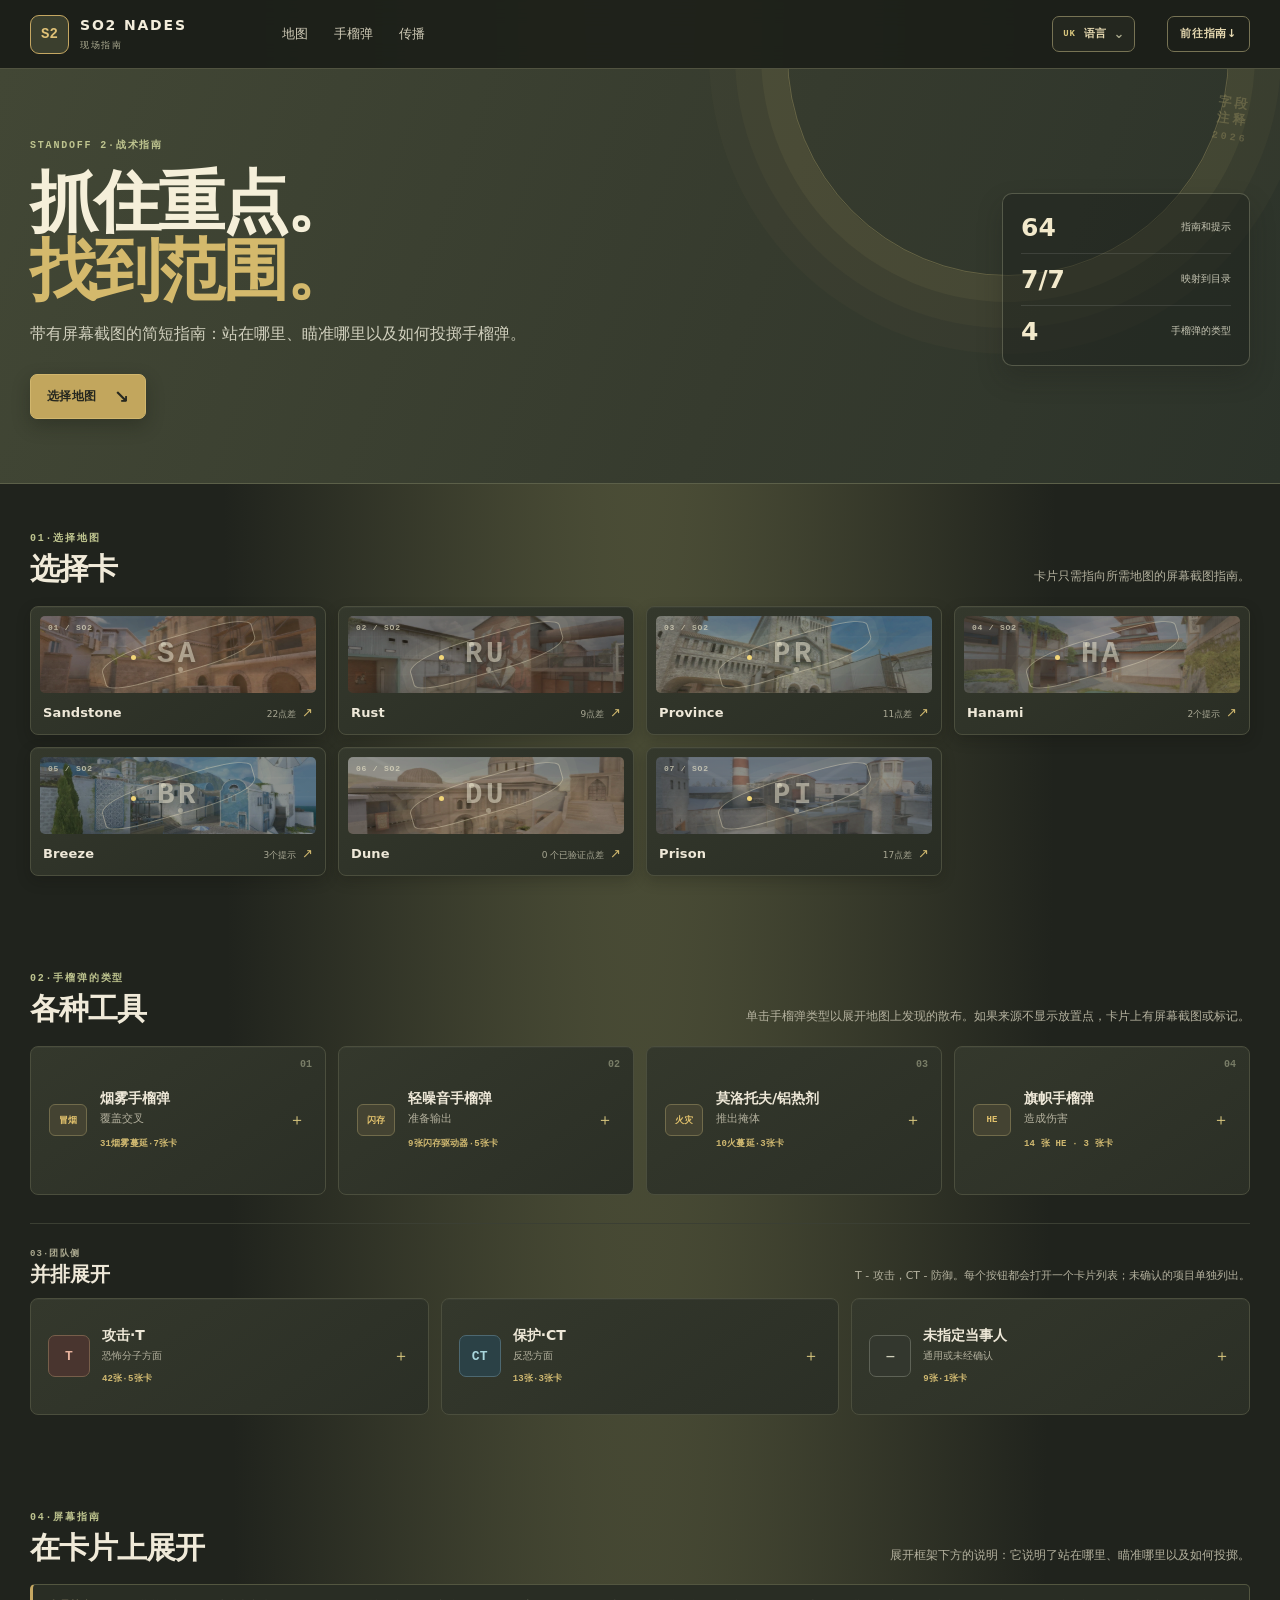
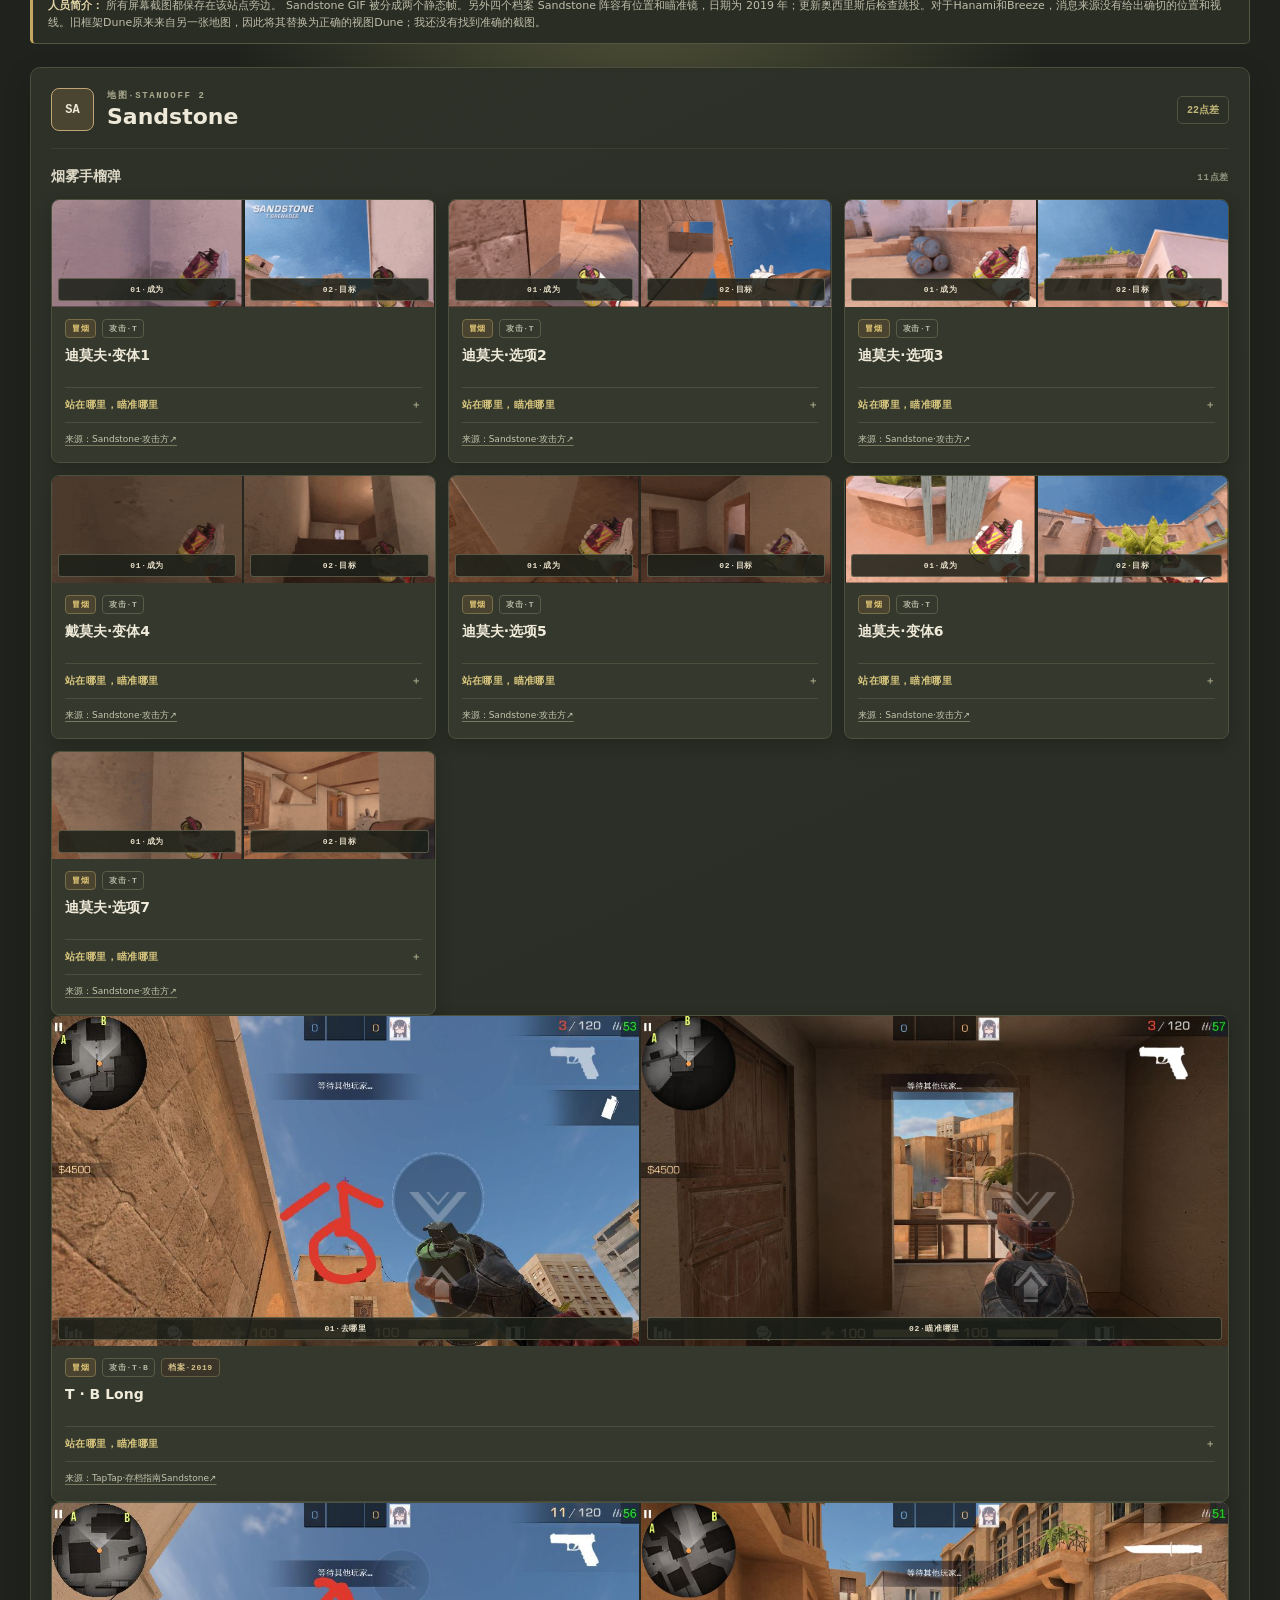
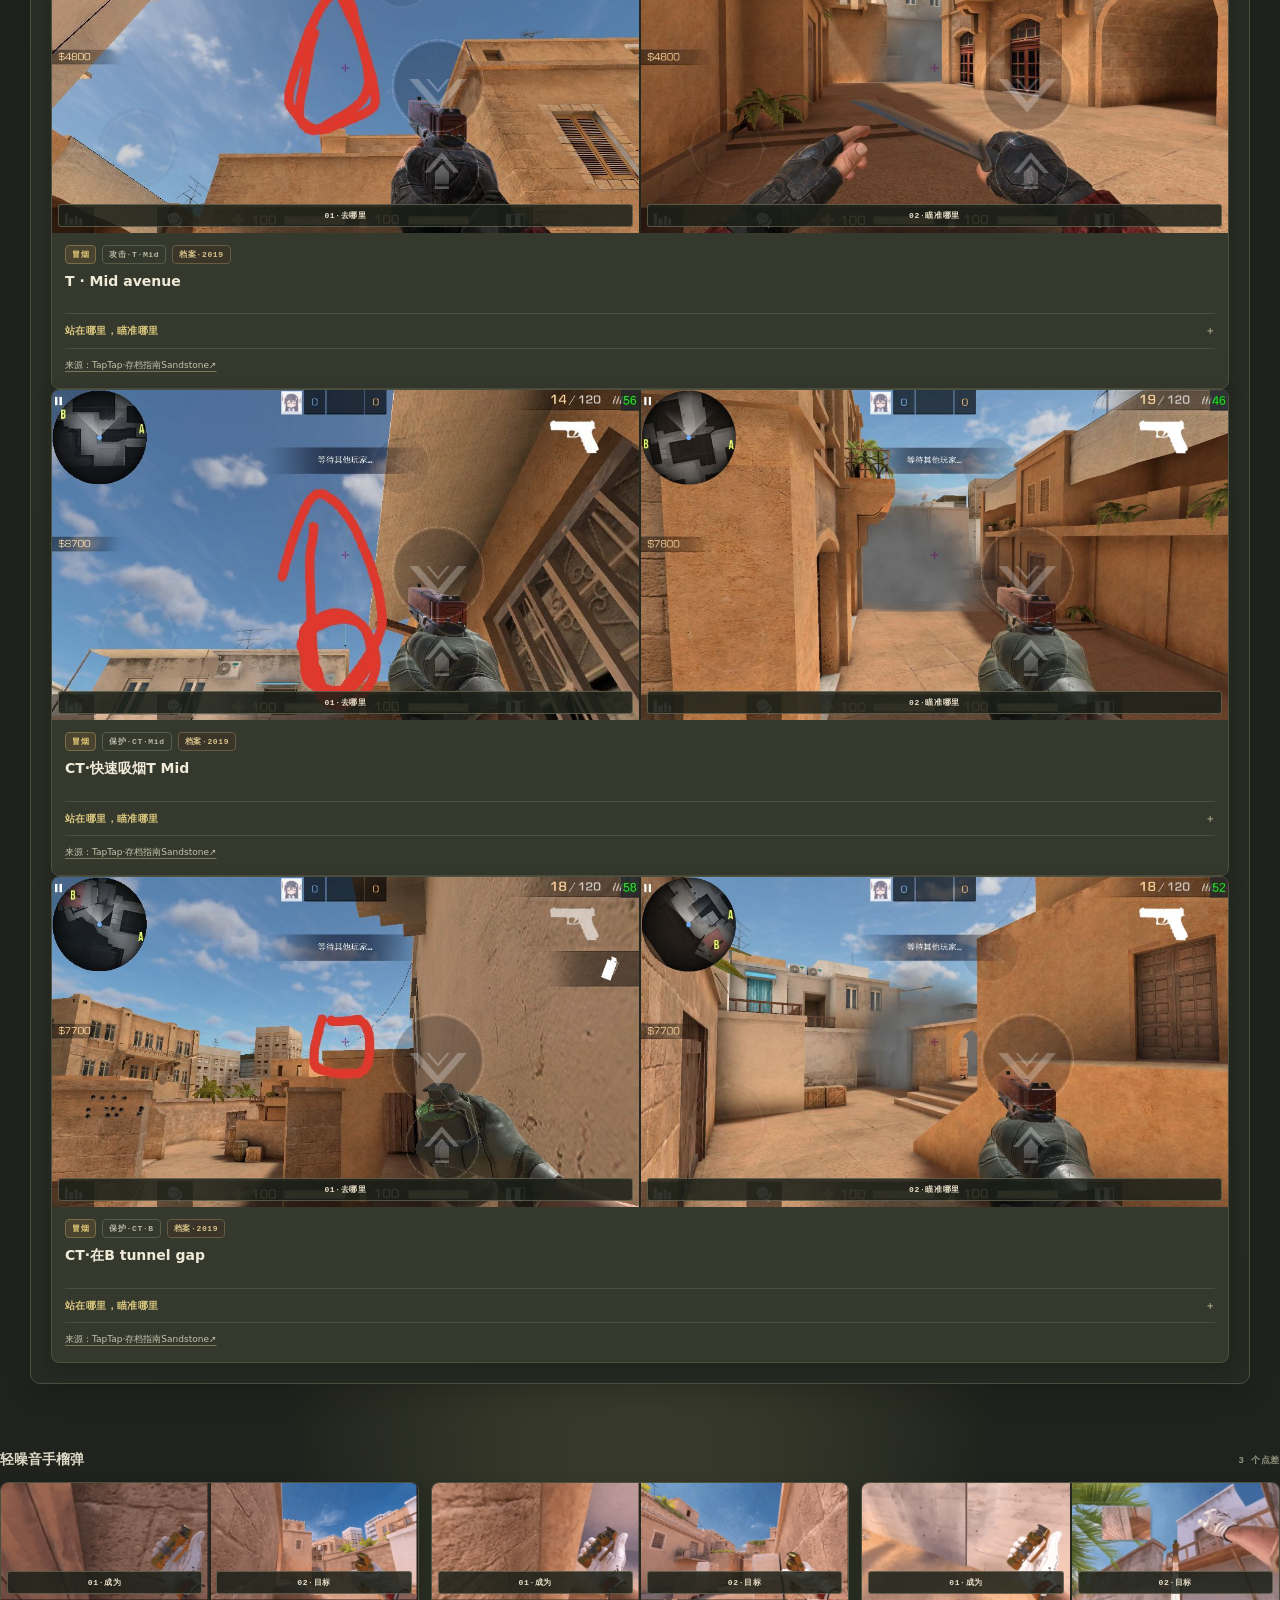
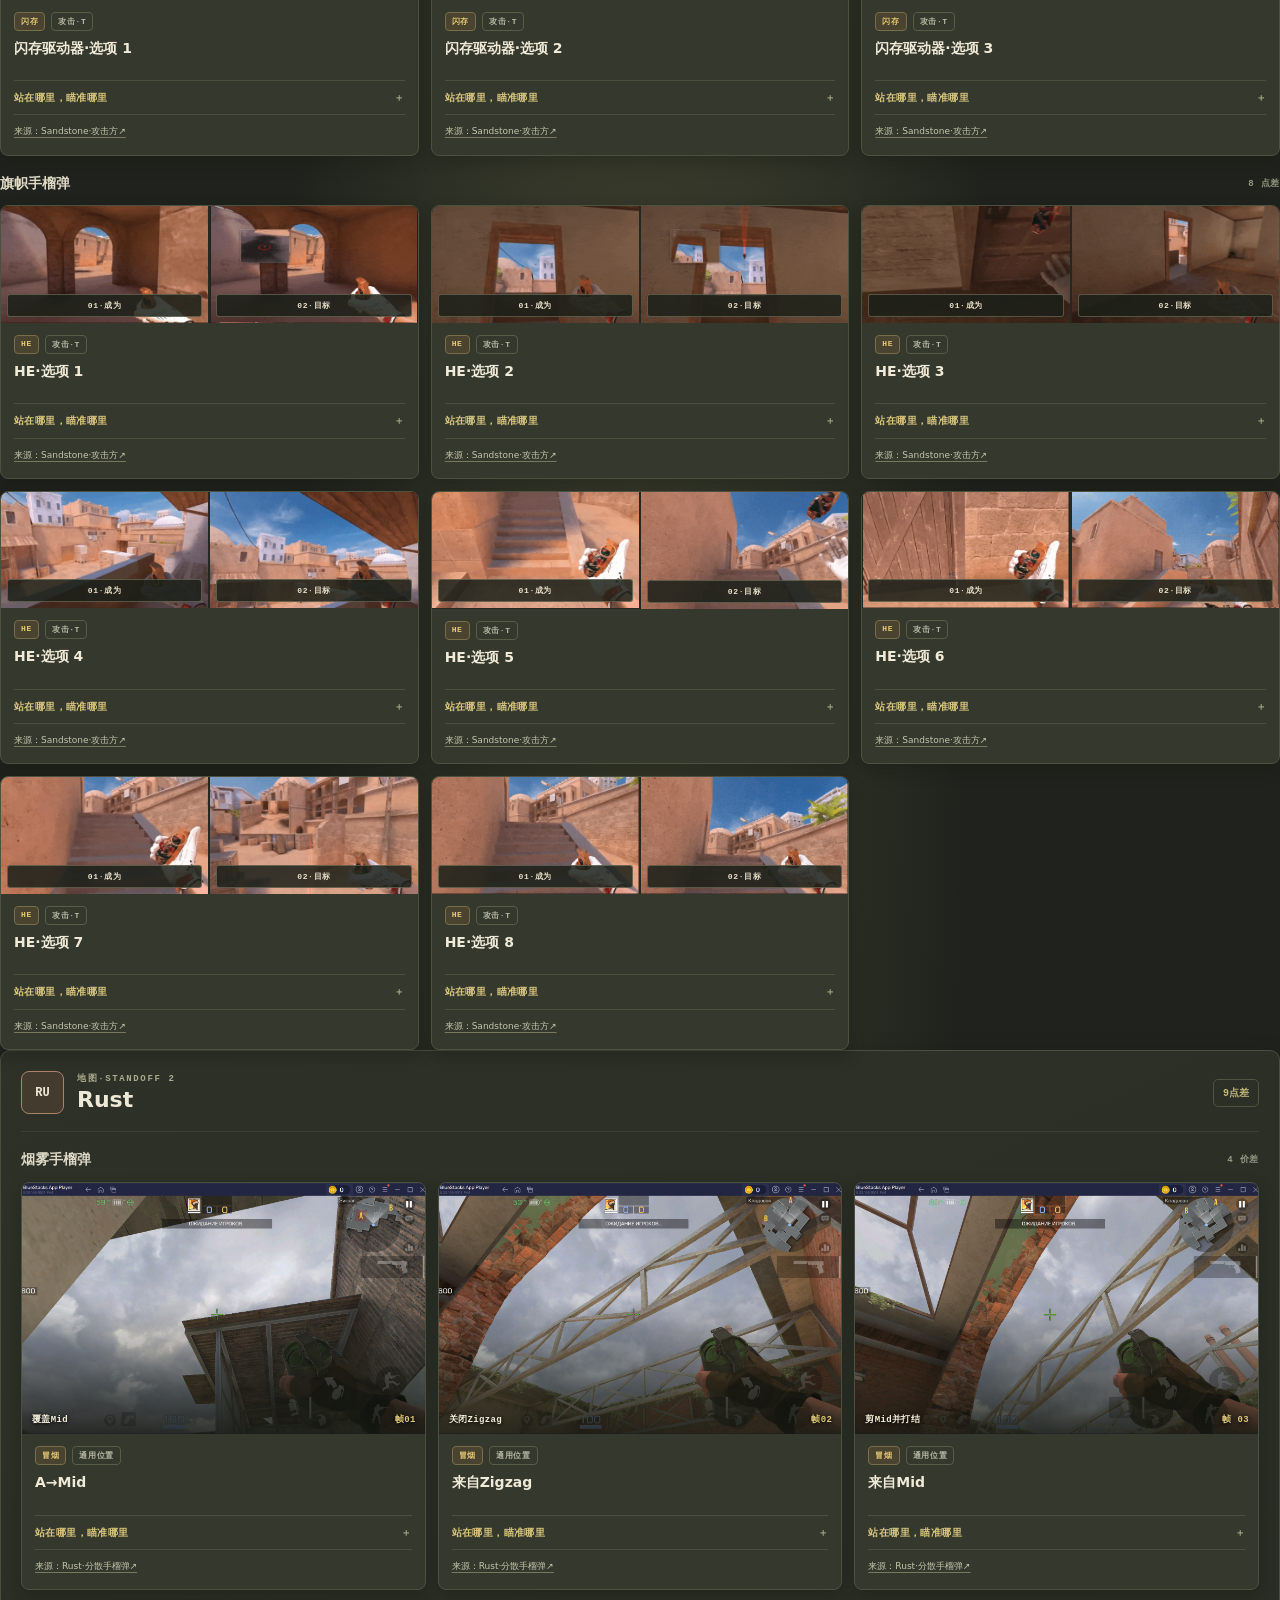
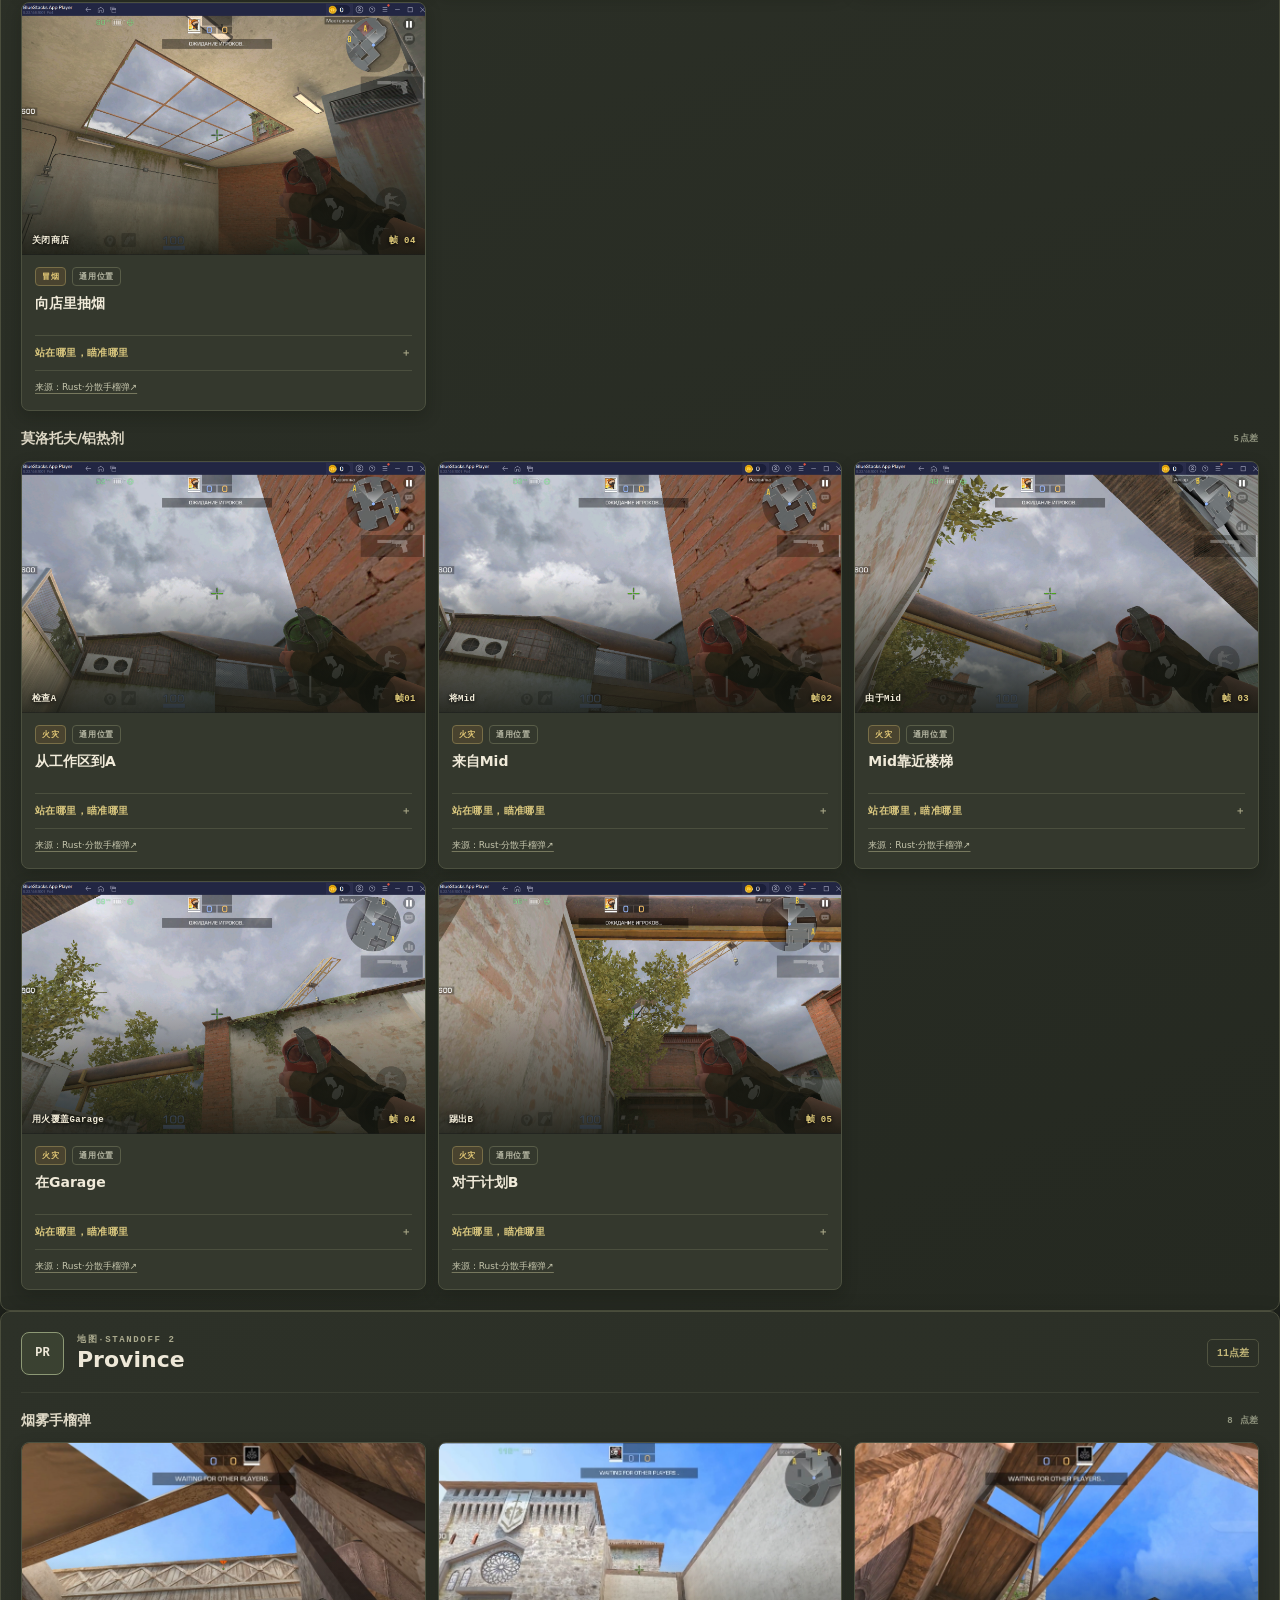
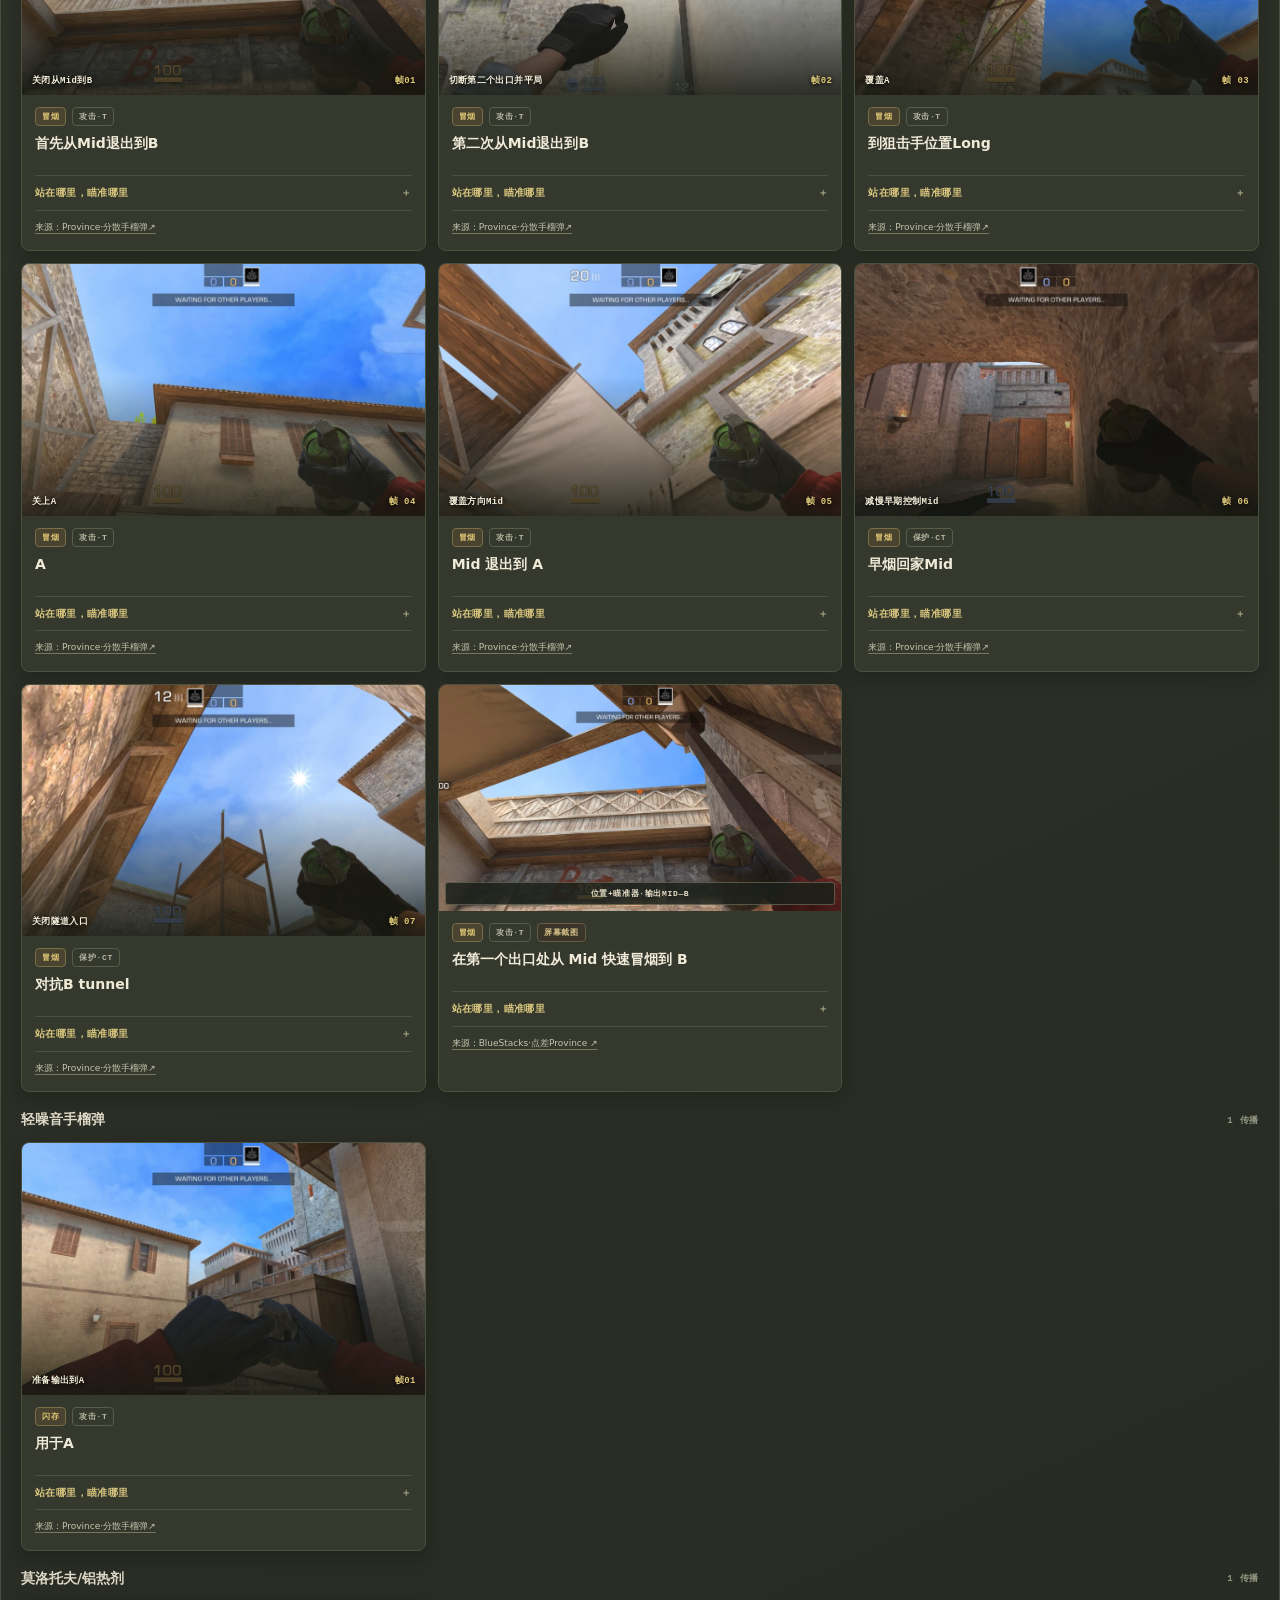
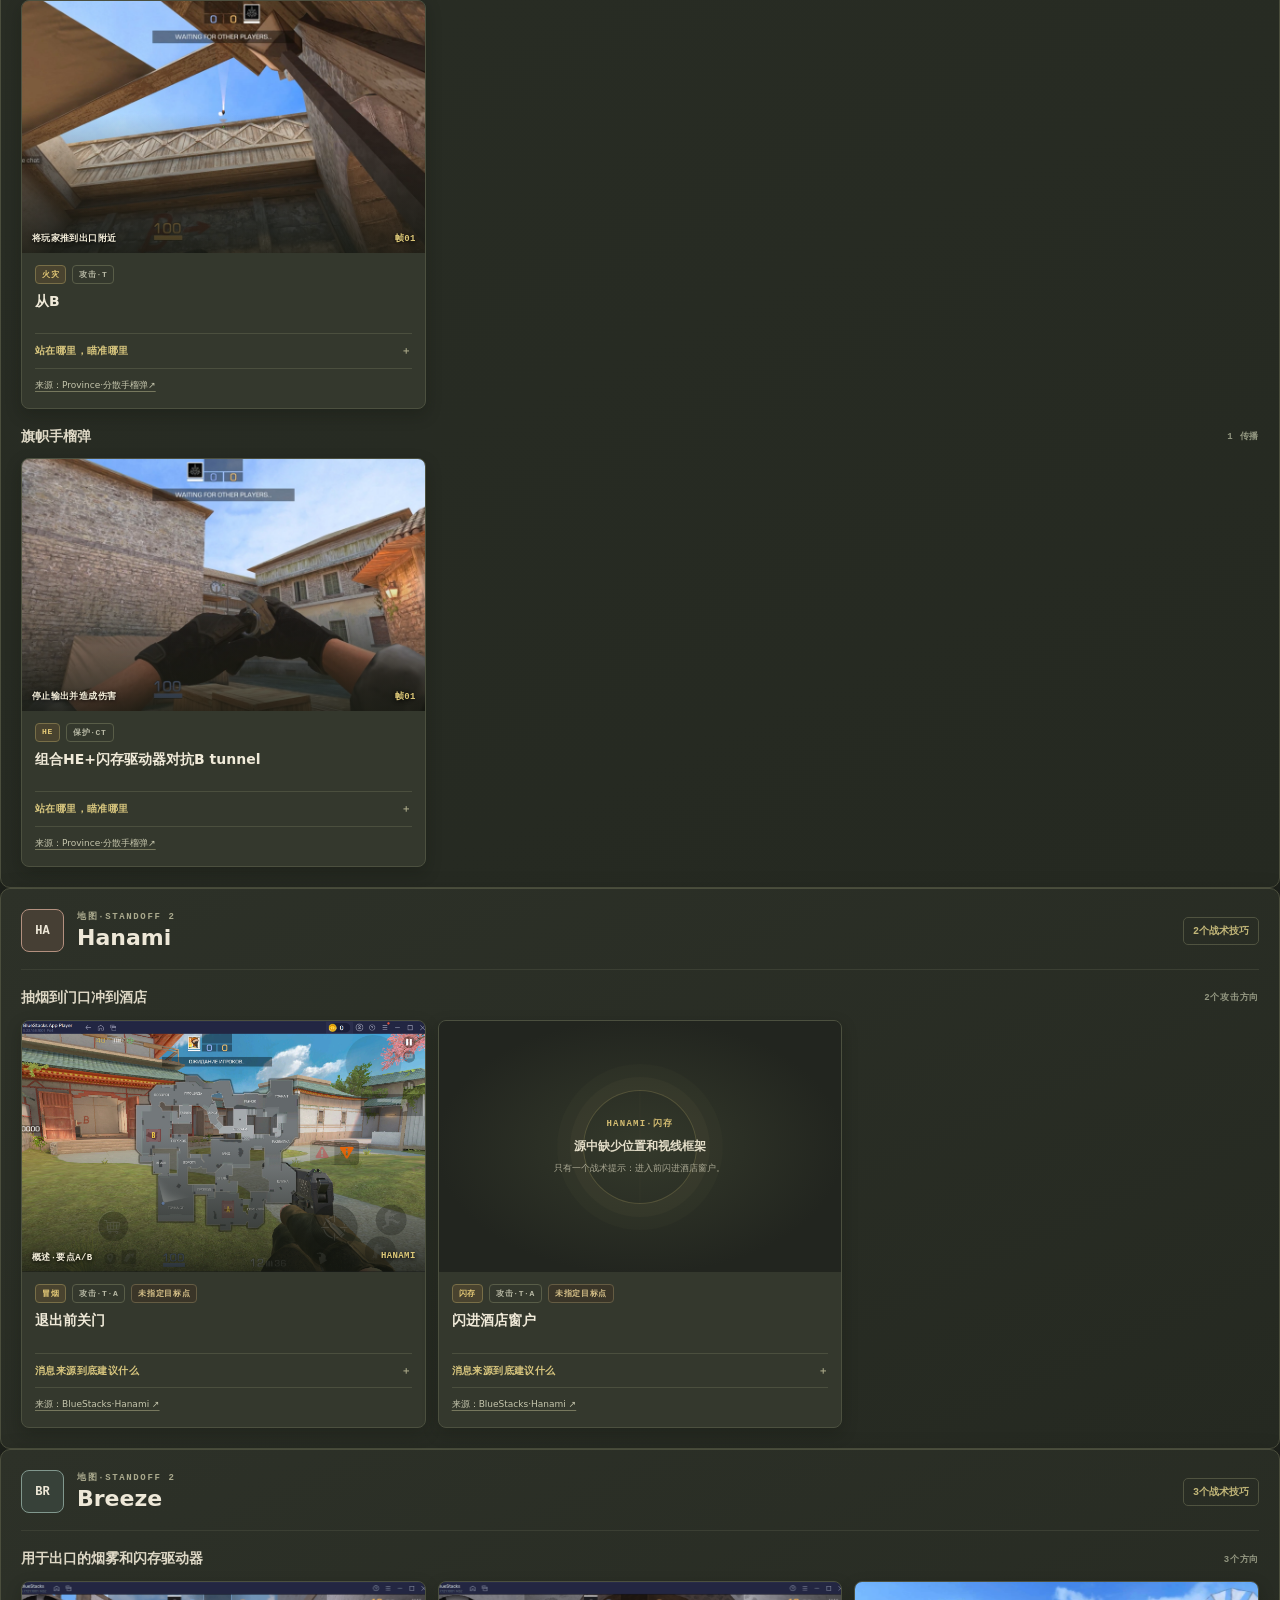
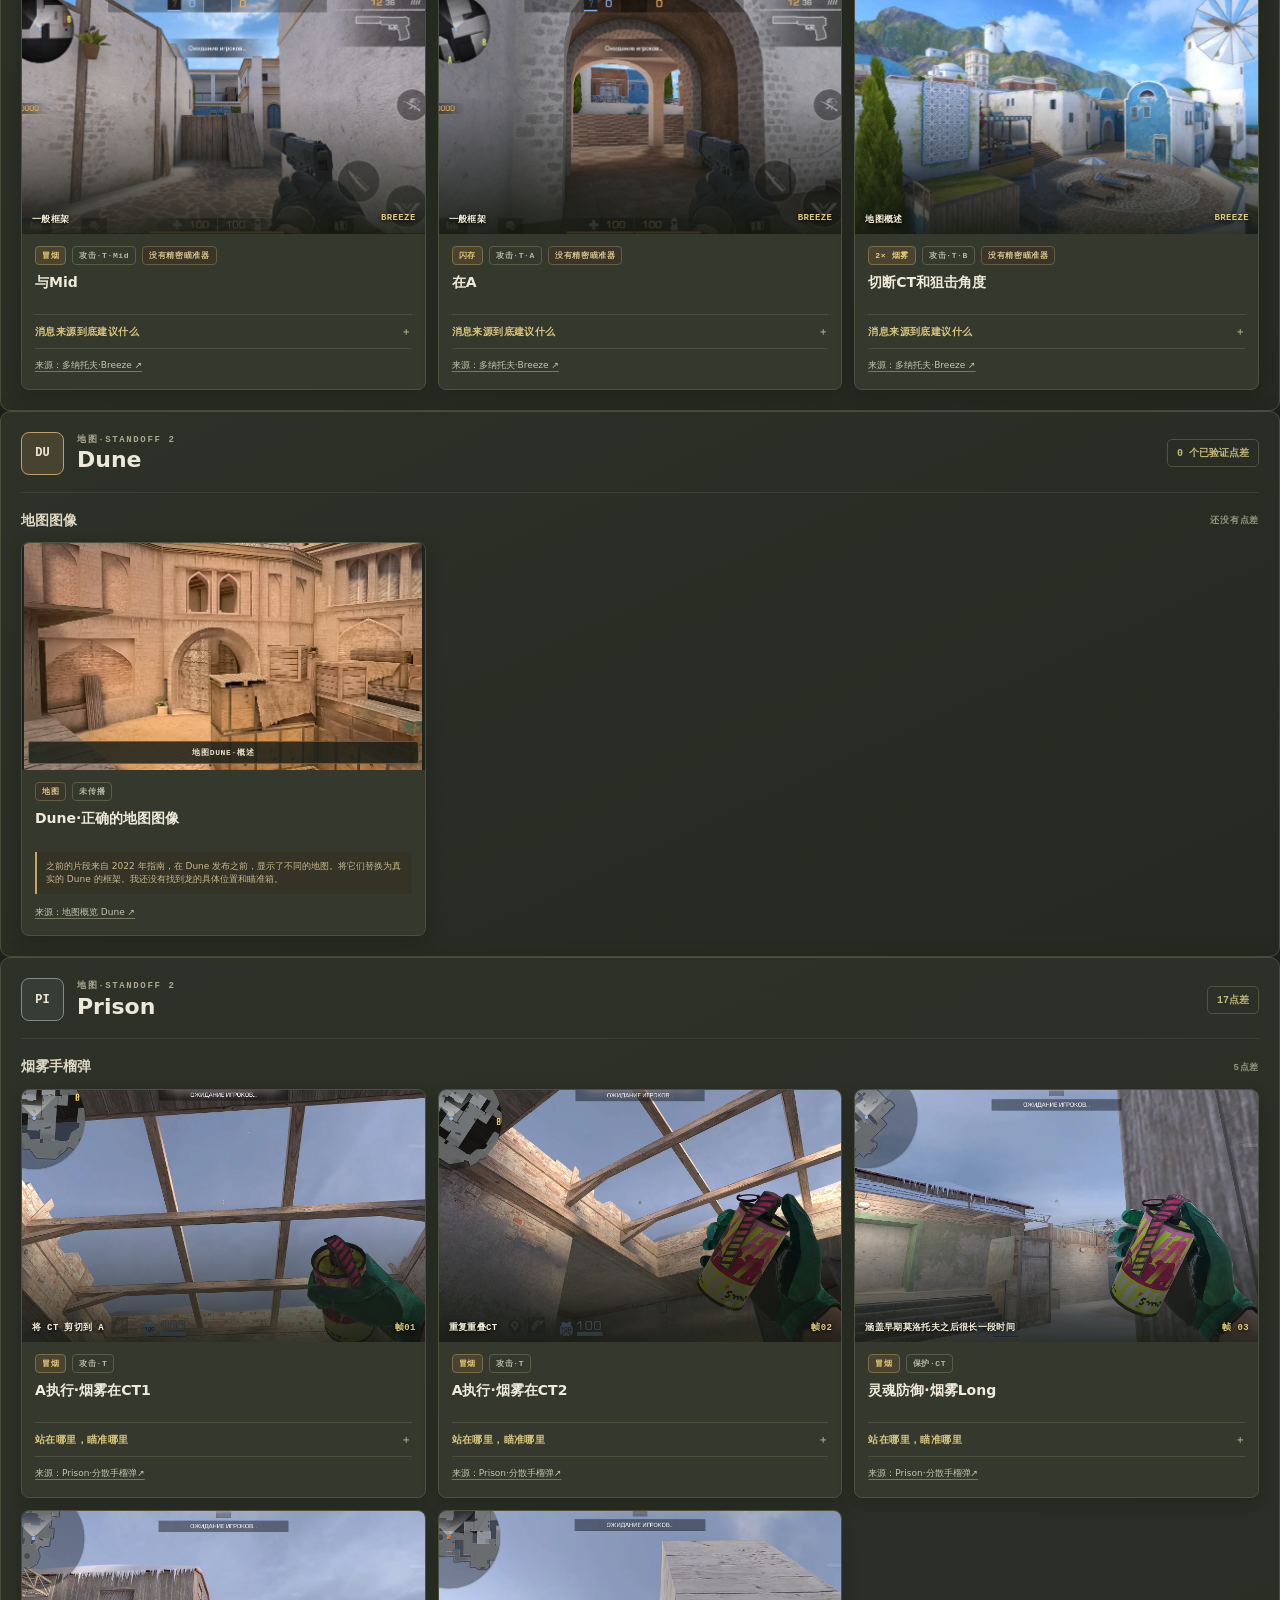
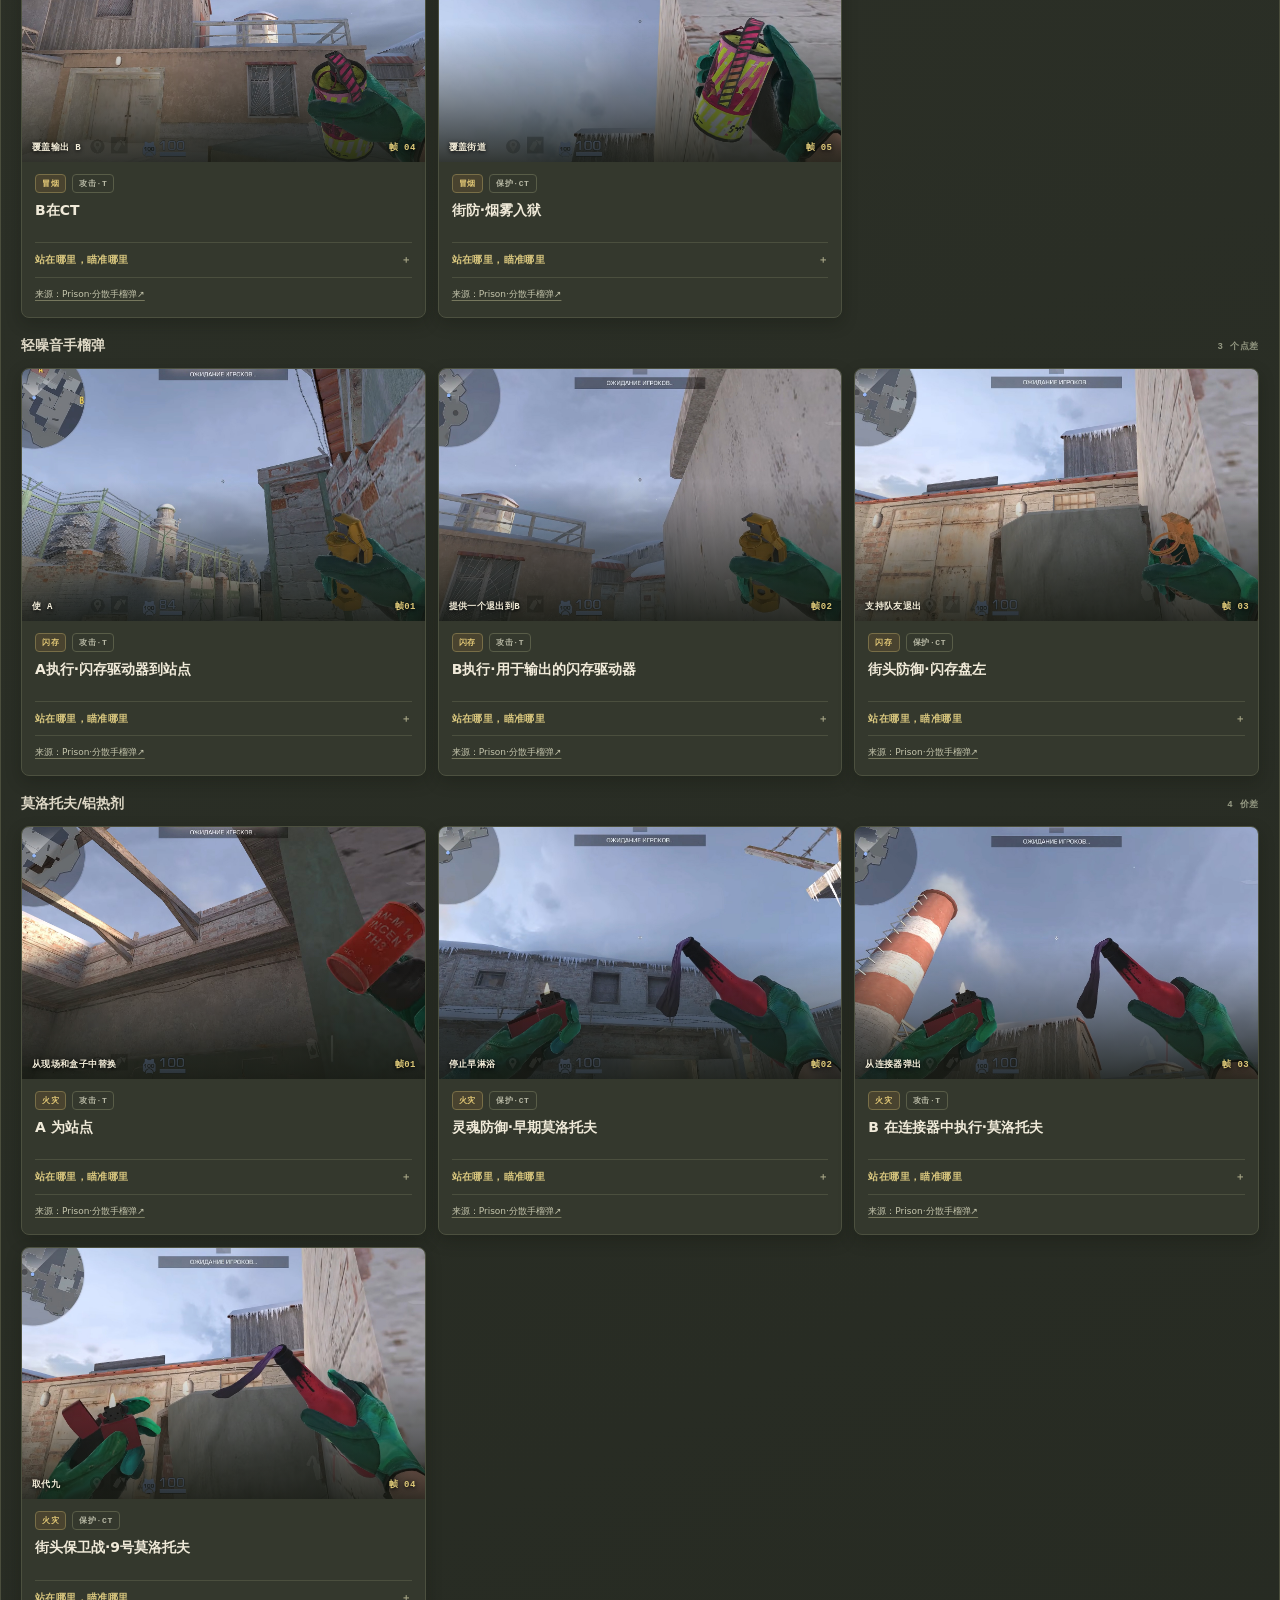
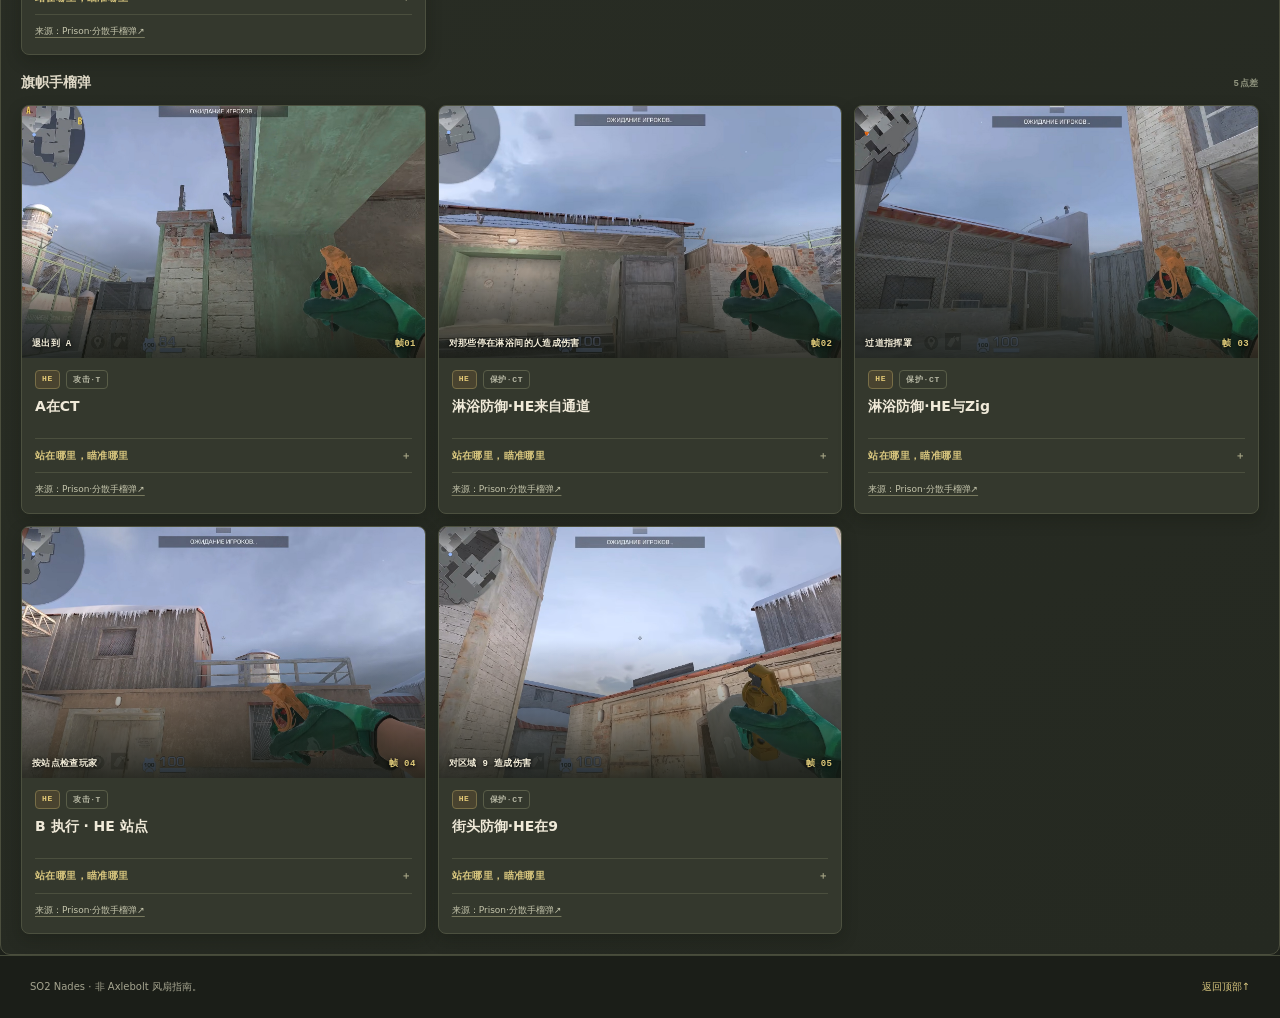
<file: zh.html>
<!doctype html>
<html lang="zh-CN">
<head>
  <meta charset="utf-8">
  <meta name="viewport" content="宽度=设备宽度，初始比例=1">
  <meta name="theme-color" content="#262a21">
  <meta name="description" content="截图展开Standoff 2：地图和手榴弹的位置、瞄准和投掷。">
  <title>SO2 Nades - 截图传播Standoff 2</title>
  <link rel="stylesheet" href="field-guide.css">
</head>
<body>
  <header class="topbar" id="top"><div class="page-wrap topbar-inner"><a class="brand" href="#top"><span class="brand-mark">S2</span><span><b>SO2 NADES</b><small>现场指南</small></span></a><nav aria-label="导航"><a href="#maps">地图</a><a href="#grenades">手榴弹</a><a href="#lineups">传播</a></nav><details class="language-menu"><summary aria-label="语言"><span class="language-code">UK</span><span class="language-label">语言</span><span class="language-caret" aria-hidden="true">⌄</span></summary><div class="language-options"><a class="language-option" href="index.html" lang="uk" aria-current="page"><span class="language-option-code">UK</span><span>乌克兰语</span></a><a class="language-option" href="en.html" lang="en"><span class="language-option-code">EN</span><span>英语</span></a><a class="language-option" href="zh.html" lang="zh-CN"><span class="language-option-code">ZH</span><span>中文（简体）</span></a><a class="language-option" href="hi.html" lang="hi"><span class="language-option-code">HI</span><span>हिन्दी</span></a><a class="language-option" href="es.html" lang="es"><span class="language-option-code">ES</span><span>西班牙语</span></a><a class="language-option" href="ar.html" lang="ar"><span class="language-option-code">AR</span><span>巴黎</span></a><a class="language-option" href="fr.html" lang="fr"><span class="language-option-code">FR</span><span>法语</span></a><a class="language-option" href="bn.html" lang="bn"><span class="language-option-code">BN</span><span>बांगला</span></a><a class="language-option" href="pt.html" lang="pt"><span class="language-option-code">PT</span><span>葡萄牙语</span></a><a class="language-option" href="ru.html" lang="ru"><span class="language-option-code">RU</span><span>俄语</span></a></div></details><a class="top-action" href="#lineups">前往指南↓</a></div></header>
  <main>
    <section class="hero"><div class="page-wrap hero-grid"><div class="hero-copy"><p class="eyebrow">STANDOFF 2·战术指南</p><h1>抓住重点。<br><em>找到范围。</em></h1><p class="hero-lede">带有屏幕截图的简短指南：站在哪里、瞄准哪里以及如何投掷手榴弹。</p><a class="primary-link" href="#maps">选择地图  <span>↘</span></a></div><aside class="hero-stats"><div><strong>64</strong><span>指南和提示</span></div><div><strong>7/7</strong><span>映射到目录</span></div><div><strong>4</strong><span>手榴弹的类型</span></div></aside></div><div class="hero-stamp">字段<br>注释<br><span>2026</span></div></section>
    <section class="page-wrap section-block" id="maps"><div class="section-title"><div><p class="eyebrow">01·选择地图</p><h2>选择卡</h2></div><p>卡片只需指向所需地图的屏幕截图指南。</p></div><div class="map-grid">
      <a class="map-card" href="#sandstone" style="--map-color:#b9955d"><span class="map-art"><img src="assets/map-sandstone.webp" loading="lazy" alt=""><span class="map-index">01 / SO2</span><b>SA</b><i></i></span><span class="map-info"><b>Sandstone</b><small>22点差  <i>↗</i></small></span></a>
      <a class="map-card" href="#rust" style="--map-color:#9b684d"><span class="map-art"><img src="assets/map-rust.webp" loading="lazy" alt=""><span class="map-index">02 / SO2</span><b>RU</b><i></i></span><span class="map-info"><b>Rust</b><small>9点差  <i>↗</i></small></span></a>
      <a class="map-card" href="#province" style="--map-color:#74865d"><span class="map-art"><img src="assets/map-province.webp" loading="lazy" alt=""><span class="map-index">03 / SO2</span><b>PR</b><i></i></span><span class="map-info"><b>Province</b><small>11点差  <i>↗</i></small></span></a>
      <a class="map-card" href="#hanami" style="--map-color:#a77a6b"><span class="map-art"><img src="assets/map-hanami.webp" loading="lazy" alt=""><span class="map-index">04 / SO2</span><b>HA</b><i></i></span><span class="map-info"><b>Hanami</b><small>2个提示  <i>↗</i></small></span></a>
      <a class="map-card" href="#breeze" style="--map-color:#64857f"><span class="map-art"><img src="assets/map-breeze.webp" loading="lazy" alt=""><span class="map-index">05 / SO2</span><b>BR</b><i></i></span><span class="map-info"><b>Breeze</b><small>3个提示  <i>↗</i></small></span></a>
      <a class="map-card" href="#dune" style="--map-color:#b18e54"><span class="map-art"><img src="assets/map-dune.webp" loading="lazy" alt=""><span class="map-index">06 / SO2</span><b>DU</b><i></i></span><span class="map-info"><b>Dune</b><small>0 个已验证点差  <i>↗</i></small></span></a>
      <a class="map-card" href="#prison" style="--map-color:#65746d"><span class="map-art"><img src="assets/map-prison.webp" loading="lazy" alt=""><span class="map-index">07 / SO2</span><b>PI</b><i></i></span><span class="map-info"><b>Prison</b><small>17点差  <i>↗</i></small></span></a>
    </div></section>
    <section class="page-wrap section-block" id="grenades"><div class="section-title"><div><p class="eyebrow">02·手榴弹的类型</p><h2>各种工具</h2></div><p>单击手榴弹类型以展开地图上发现的散布。如果来源不显示放置点，卡片上有屏幕截图或标记。</p></div><div class="type-grid"><details class="type-card type-picker">
  <summary><span class="type-number">01</span><span class="type-icon">冒烟</span><span class="type-picker-copy"><strong>烟雾手榴弹</strong><small>覆盖交叉</small><b>31烟雾蔓延·7张卡</b></span><span class="type-chevron" aria-hidden="true">＋</span></summary>
  <div class="type-results"><p>此类型的所有价差。点击名称即可前往地图上的说明。</p><div class="type-results-grid">
    <section class="type-result-map"><h4>Breeze</h4><ul>
      <li><a href="#lineup-breeze-smoke-1"><span>冒烟</span>与Mid<b aria-hidden="true">↗</b></a></li>
      <li><a href="#lineup-breeze-smoke-3"><span>2× 烟雾</span>切断CT和狙击角度<b aria-hidden="true">↗</b></a></li>
    </ul></section>
    <section class="type-result-map"><h4>Hanami</h4><ul>
      <li><a href="#lineup-hanami-smoke-1"><span>冒烟</span>退出前关门<b aria-hidden="true">↗</b></a></li>
    </ul></section>
    <section class="type-result-map"><h4>Prison</h4><ul>
      <li><a href="#lineup-prison-smoke-1"><span>冒烟</span>A执行·烟雾在CT1<b aria-hidden="true">↗</b></a></li>
      <li><a href="#lineup-prison-smoke-2"><span>冒烟</span>A执行·烟雾在CT2<b aria-hidden="true">↗</b></a></li>
      <li><a href="#lineup-prison-smoke-3"><span>冒烟</span>灵魂防御·烟雾Long<b aria-hidden="true">↗</b></a></li>
      <li><a href="#lineup-prison-smoke-4"><span>冒烟</span>B在CT<b aria-hidden="true">↗</b></a></li>
      <li><a href="#lineup-prison-smoke-5"><span>冒烟</span>街防·烟雾入狱<b aria-hidden="true">↗</b></a></li>
    </ul></section>
    <section class="type-result-map"><h4>Province</h4><ul>
      <li><a href="#lineup-province-smoke-1"><span>冒烟</span>首先从Mid退出到B<b aria-hidden="true">↗</b></a></li>
      <li><a href="#lineup-province-smoke-2"><span>冒烟</span>第二次从Mid退出到B<b aria-hidden="true">↗</b></a></li>
      <li><a href="#lineup-province-smoke-3"><span>冒烟</span>到狙击手位置Long<b aria-hidden="true">↗</b></a></li>
      <li><a href="#lineup-province-smoke-4"><span>冒烟</span>A<b aria-hidden="true">↗</b></a></li>
      <li><a href="#lineup-province-smoke-5"><span>冒烟</span>Mid 退出到 A<b aria-hidden="true">↗</b></a></li>
      <li><a href="#lineup-province-smoke-6"><span>冒烟</span>早烟回家Mid<b aria-hidden="true">↗</b></a></li>
      <li><a href="#lineup-province-smoke-7"><span>冒烟</span>对抗B tunnel<b aria-hidden="true">↗</b></a></li>
      <li><a href="#lineup-province-smoke-8"><span>冒烟</span>在第一个出口处从 Mid 快速冒烟到 B<b aria-hidden="true">↗</b></a></li>
    </ul></section>
    <section class="type-result-map"><h4>Rust</h4><ul>
      <li><a href="#lineup-rust-smoke-1"><span>冒烟</span>A→Mid<b aria-hidden="true">↗</b></a></li>
      <li><a href="#lineup-rust-smoke-2"><span>冒烟</span>来自Zigzag<b aria-hidden="true">↗</b></a></li>
      <li><a href="#lineup-rust-smoke-3"><span>冒烟</span>来自Mid<b aria-hidden="true">↗</b></a></li>
      <li><a href="#lineup-rust-smoke-4"><span>冒烟</span>向店里抽烟<b aria-hidden="true">↗</b></a></li>
    </ul></section>
    <section class="type-result-map"><h4>Sandstone</h4><ul>
      <li><a href="#lineup-sandstone-smoke-1"><span>冒烟</span>迪莫夫·变体1<b aria-hidden="true">↗</b></a></li>
      <li><a href="#lineup-sandstone-smoke-2"><span>冒烟</span>迪莫夫·选项2<b aria-hidden="true">↗</b></a></li>
      <li><a href="#lineup-sandstone-smoke-3"><span>冒烟</span>迪莫夫·选项3<b aria-hidden="true">↗</b></a></li>
      <li><a href="#lineup-sandstone-smoke-4"><span>冒烟</span>戴莫夫·变体4<b aria-hidden="true">↗</b></a></li>
      <li><a href="#lineup-sandstone-smoke-5"><span>冒烟</span>迪莫夫·选项5<b aria-hidden="true">↗</b></a></li>
      <li><a href="#lineup-sandstone-smoke-6"><span>冒烟</span>迪莫夫·变体6<b aria-hidden="true">↗</b></a></li>
      <li><a href="#lineup-sandstone-smoke-7"><span>冒烟</span>迪莫夫·选项7<b aria-hidden="true">↗</b></a></li>
      <li><a href="#lineup-sandstone-smoke-19"><span>冒烟</span>T · B Long<b aria-hidden="true">↗</b></a></li>
      <li><a href="#lineup-sandstone-smoke-20"><span>冒烟</span>T · Mid avenue<b aria-hidden="true">↗</b></a></li>
      <li><a href="#lineup-sandstone-smoke-21"><span>冒烟</span>CT·快速吸烟T Mid<b aria-hidden="true">↗</b></a></li>
      <li><a href="#lineup-sandstone-smoke-22"><span>冒烟</span>CT·在B tunnel gap<b aria-hidden="true">↗</b></a></li>
    </ul></section>
  </div></div></details>

<details class="type-card type-picker">
  <summary><span class="type-number">02</span><span class="type-icon">闪存</span><span class="type-picker-copy"><strong>轻噪音手榴弹</strong><small>准备输出</small><b>9张闪存驱动器·5张卡</b></span><span class="type-chevron" aria-hidden="true">＋</span></summary>
  <div class="type-results"><p>此类型的所有价差。点击名称即可前往地图上的说明。</p><div class="type-results-grid">
    <section class="type-result-map"><h4>Breeze</h4><ul>
      <li><a href="#lineup-breeze-flash-2"><span>闪存</span>在A<b aria-hidden="true">↗</b></a></li>
    </ul></section>
    <section class="type-result-map"><h4>Hanami</h4><ul>
      <li><a href="#lineup-hanami-flash-2"><span>闪存</span>闪进酒店窗户<b aria-hidden="true">↗</b></a></li>
    </ul></section>
    <section class="type-result-map"><h4>Prison</h4><ul>
      <li><a href="#lineup-prison-flash-6"><span>闪存</span>A执行·闪存驱动器到站点<b aria-hidden="true">↗</b></a></li>
      <li><a href="#lineup-prison-flash-7"><span>闪存</span>B执行·用于输出的闪存驱动器<b aria-hidden="true">↗</b></a></li>
      <li><a href="#lineup-prison-flash-8"><span>闪存</span>街头防御·闪存盘左<b aria-hidden="true">↗</b></a></li>
    </ul></section>
    <section class="type-result-map"><h4>Province</h4><ul>
      <li><a href="#lineup-province-flash-8"><span>闪存</span>用于A<b aria-hidden="true">↗</b></a></li>
    </ul></section>
    <section class="type-result-map"><h4>Sandstone</h4><ul>
      <li><a href="#lineup-sandstone-flash-8"><span>闪存</span>闪存驱动器·选项 1<b aria-hidden="true">↗</b></a></li>
      <li><a href="#lineup-sandstone-flash-9"><span>闪存</span>闪存驱动器·选项 2<b aria-hidden="true">↗</b></a></li>
      <li><a href="#lineup-sandstone-flash-10"><span>闪存</span>闪存驱动器·选项 3<b aria-hidden="true">↗</b></a></li>
    </ul></section>
  </div></div></details>

<details class="type-card type-picker">
  <summary><span class="type-number">03</span><span class="type-icon">火灾</span><span class="type-picker-copy"><strong>莫洛托夫/铝热剂</strong><small>推出掩体</small><b>10火蔓延·3张卡</b></span><span class="type-chevron" aria-hidden="true">＋</span></summary>
  <div class="type-results"><p>此类型的所有价差。点击名称即可前往地图上的说明。</p><div class="type-results-grid">
    <section class="type-result-map"><h4>Prison</h4><ul>
      <li><a href="#lineup-prison-fire-9"><span>火灾</span>A 为站点<b aria-hidden="true">↗</b></a></li>
      <li><a href="#lineup-prison-fire-10"><span>火灾</span>灵魂防御·早期莫洛托夫<b aria-hidden="true">↗</b></a></li>
      <li><a href="#lineup-prison-fire-11"><span>火灾</span>B 在连接器中执行·莫洛托夫<b aria-hidden="true">↗</b></a></li>
      <li><a href="#lineup-prison-fire-12"><span>火灾</span>街头保卫战·9号莫洛托夫<b aria-hidden="true">↗</b></a></li>
    </ul></section>
    <section class="type-result-map"><h4>Province</h4><ul>
      <li><a href="#lineup-province-fire-9"><span>火灾</span>从B<b aria-hidden="true">↗</b></a></li>
    </ul></section>
    <section class="type-result-map"><h4>Rust</h4><ul>
      <li><a href="#lineup-rust-fire-5"><span>火灾</span>从工作区到A<b aria-hidden="true">↗</b></a></li>
      <li><a href="#lineup-rust-fire-6"><span>火灾</span>来自Mid<b aria-hidden="true">↗</b></a></li>
      <li><a href="#lineup-rust-fire-7"><span>火灾</span>Mid靠近楼梯<b aria-hidden="true">↗</b></a></li>
      <li><a href="#lineup-rust-fire-8"><span>火灾</span>在Garage<b aria-hidden="true">↗</b></a></li>
      <li><a href="#lineup-rust-fire-9"><span>火灾</span>对于计划B<b aria-hidden="true">↗</b></a></li>
    </ul></section>
  </div></div></details>

<details class="type-card type-picker">
  <summary><span class="type-number">04</span><span class="type-icon">HE</span><span class="type-picker-copy"><strong>旗帜手榴弹</strong><small>造成伤害</small><b>14 张 HE · 3 张卡</b></span><span class="type-chevron" aria-hidden="true">＋</span></summary>
  <div class="type-results"><p>此类型的所有价差。点击名称即可前往地图上的说明。</p><div class="type-results-grid">
    <section class="type-result-map"><h4>Prison</h4><ul>
      <li><a href="#lineup-prison-he-13"><span>HE</span>A在CT<b aria-hidden="true">↗</b></a></li>
      <li><a href="#lineup-prison-he-14"><span>HE</span>淋浴防御·HE来自通道<b aria-hidden="true">↗</b></a></li>
      <li><a href="#lineup-prison-he-15"><span>HE</span>淋浴防御·HE与Zig<b aria-hidden="true">↗</b></a></li>
      <li><a href="#lineup-prison-he-16"><span>HE</span>B 执行 · HE 站点 <b aria-hidden="true">↗</b></a></li>
      <li><a href="#lineup-prison-he-17"><span>HE</span>街头防御·HE在9<b aria-hidden="true">↗</b></a></li>
    </ul></section>
    <section class="type-result-map"><h4>Province</h4><ul>
      <li><a href="#lineup-province-he-10"><span>HE</span>组合HE+闪存驱动器对抗B tunnel<b aria-hidden="true">↗</b></a></li>
    </ul></section>
    <section class="type-result-map"><h4>Sandstone</h4><ul>
      <li><a href="#lineup-sandstone-he-11"><span>HE</span>HE·选项 1<b aria-hidden="true">↗</b></a></li>
      <li><a href="#lineup-sandstone-he-12"><span>HE</span>HE·选项 2<b aria-hidden="true">↗</b></a></li>
      <li><a href="#lineup-sandstone-he-13"><span>HE</span>HE·选项 3<b aria-hidden="true">↗</b></a></li>
      <li><a href="#lineup-sandstone-he-14"><span>HE</span>HE·选项 4<b aria-hidden="true">↗</b></a></li>
      <li><a href="#lineup-sandstone-he-15"><span>HE</span>HE·选项 5<b aria-hidden="true">↗</b></a></li>
      <li><a href="#lineup-sandstone-he-16"><span>HE</span>HE·选项 6<b aria-hidden="true">↗</b></a></li>
      <li><a href="#lineup-sandstone-he-17"><span>HE</span>HE·选项 7<b aria-hidden="true">↗</b></a></li>
      <li><a href="#lineup-sandstone-he-18"><span>HE</span>HE·选项 8<b aria-hidden="true">↗</b></a></li>
    </ul></section>
  </div></div></details>
  </div>
<div class="side-divider">
  <div class="side-title"><div><p class="eyebrow">03·团队侧</p><h3>并排展开</h3></div><p>T - 攻击，CT - 防御。每个按钮都会打开一个卡片列表；未确认的项目单独列出。</p></div>
  <div class="side-grid"><details class="side-card side-t">
  <summary><span class="side-mark">T</span><span class="side-picker-copy"><strong>攻击·T</strong><small>恐怖分子方面</small><b>42张·5张卡</b></span><span class="type-chevron" aria-hidden="true">＋</span></summary>
  <div class="side-results"><p>按地图分组的攻击骰。选择标题即可进入截图指南。</p><div class="side-results-grid">    <section class="side-result-map"><h4>Sandstone</h4><ul>
      <li><a href="#lineup-sandstone-smoke-1"><span>冒烟</span>迪莫夫·变体1<b aria-hidden="true">↗</b></a></li>
      <li><a href="#lineup-sandstone-smoke-2"><span>冒烟</span>迪莫夫·选项2<b aria-hidden="true">↗</b></a></li>
      <li><a href="#lineup-sandstone-smoke-3"><span>冒烟</span>迪莫夫·选项3<b aria-hidden="true">↗</b></a></li>
      <li><a href="#lineup-sandstone-smoke-4"><span>冒烟</span>戴莫夫·变体4<b aria-hidden="true">↗</b></a></li>
      <li><a href="#lineup-sandstone-smoke-5"><span>冒烟</span>迪莫夫·选项5<b aria-hidden="true">↗</b></a></li>
      <li><a href="#lineup-sandstone-smoke-6"><span>冒烟</span>迪莫夫·变体6<b aria-hidden="true">↗</b></a></li>
      <li><a href="#lineup-sandstone-smoke-7"><span>冒烟</span>迪莫夫·选项7<b aria-hidden="true">↗</b></a></li>
      <li><a href="#lineup-sandstone-smoke-19"><span>冒烟</span>T · B Long<b aria-hidden="true">↗</b></a></li>
      <li><a href="#lineup-sandstone-smoke-20"><span>冒烟</span>T · Mid avenue<b aria-hidden="true">↗</b></a></li>
      <li><a href="#lineup-sandstone-flash-8"><span>闪存</span>闪存驱动器·选项 1<b aria-hidden="true">↗</b></a></li>
      <li><a href="#lineup-sandstone-flash-9"><span>闪存</span>闪存驱动器·选项 2<b aria-hidden="true">↗</b></a></li>
      <li><a href="#lineup-sandstone-flash-10"><span>闪存</span>闪存驱动器·选项 3<b aria-hidden="true">↗</b></a></li>
      <li><a href="#lineup-sandstone-he-11"><span>HE</span>HE·选项 1<b aria-hidden="true">↗</b></a></li>
      <li><a href="#lineup-sandstone-he-12"><span>HE</span>HE·选项 2<b aria-hidden="true">↗</b></a></li>
      <li><a href="#lineup-sandstone-he-13"><span>HE</span>HE·选项 3<b aria-hidden="true">↗</b></a></li>
      <li><a href="#lineup-sandstone-he-14"><span>HE</span>HE·选项 4<b aria-hidden="true">↗</b></a></li>
      <li><a href="#lineup-sandstone-he-15"><span>HE</span>HE·选项 5<b aria-hidden="true">↗</b></a></li>
      <li><a href="#lineup-sandstone-he-16"><span>HE</span>HE·选项 6<b aria-hidden="true">↗</b></a></li>
      <li><a href="#lineup-sandstone-he-17"><span>HE</span>HE·选项 7<b aria-hidden="true">↗</b></a></li>
      <li><a href="#lineup-sandstone-he-18"><span>HE</span>HE·选项 8<b aria-hidden="true">↗</b></a></li>
    </ul></section>
    <section class="side-result-map"><h4>Province</h4><ul>
      <li><a href="#lineup-province-smoke-1"><span>冒烟</span>首先从Mid退出到B<b aria-hidden="true">↗</b></a></li>
      <li><a href="#lineup-province-smoke-2"><span>冒烟</span>第二次从Mid退出到B<b aria-hidden="true">↗</b></a></li>
      <li><a href="#lineup-province-smoke-3"><span>冒烟</span>到狙击手位置Long<b aria-hidden="true">↗</b></a></li>
      <li><a href="#lineup-province-smoke-4"><span>冒烟</span>A<b aria-hidden="true">↗</b></a></li>
      <li><a href="#lineup-province-smoke-5"><span>冒烟</span>Mid 退出到 A<b aria-hidden="true">↗</b></a></li>
      <li><a href="#lineup-province-smoke-8"><span>冒烟</span>在第一个出口处从 Mid 快速冒烟到 B<b aria-hidden="true">↗</b></a></li>
      <li><a href="#lineup-province-flash-8"><span>闪存</span>用于A<b aria-hidden="true">↗</b></a></li>
      <li><a href="#lineup-province-fire-9"><span>火灾</span>从B<b aria-hidden="true">↗</b></a></li>
    </ul></section>
    <section class="side-result-map"><h4>Hanami</h4><ul>
      <li><a href="#lineup-hanami-smoke-1"><span>冒烟</span>退出前关门<b aria-hidden="true">↗</b></a></li>
      <li><a href="#lineup-hanami-flash-2"><span>闪存</span>闪进酒店窗户<b aria-hidden="true">↗</b></a></li>
    </ul></section>
    <section class="side-result-map"><h4>Breeze</h4><ul>
      <li><a href="#lineup-breeze-smoke-1"><span>冒烟</span>与Mid<b aria-hidden="true">↗</b></a></li>
      <li><a href="#lineup-breeze-flash-2"><span>闪存</span>在A<b aria-hidden="true">↗</b></a></li>
      <li><a href="#lineup-breeze-smoke-3"><span>2× 烟雾</span>切断CT和狙击角度<b aria-hidden="true">↗</b></a></li>
    </ul></section>
    <section class="side-result-map"><h4>Prison</h4><ul>
      <li><a href="#lineup-prison-smoke-1"><span>冒烟</span>A执行·烟雾在CT1<b aria-hidden="true">↗</b></a></li>
      <li><a href="#lineup-prison-smoke-2"><span>冒烟</span>A执行·烟雾在CT2<b aria-hidden="true">↗</b></a></li>
      <li><a href="#lineup-prison-smoke-4"><span>冒烟</span>B在CT<b aria-hidden="true">↗</b></a></li>
      <li><a href="#lineup-prison-flash-6"><span>闪存</span>A执行·闪存驱动器到站点<b aria-hidden="true">↗</b></a></li>
      <li><a href="#lineup-prison-flash-7"><span>闪存</span>B执行·用于输出的闪存驱动器<b aria-hidden="true">↗</b></a></li>
      <li><a href="#lineup-prison-fire-9"><span>火灾</span>A 为站点<b aria-hidden="true">↗</b></a></li>
      <li><a href="#lineup-prison-fire-11"><span>火灾</span>B 在连接器中执行·莫洛托夫<b aria-hidden="true">↗</b></a></li>
      <li><a href="#lineup-prison-he-13"><span>HE</span>A在CT<b aria-hidden="true">↗</b></a></li>
      <li><a href="#lineup-prison-he-16"><span>HE</span>B 执行 · HE 站点 <b aria-hidden="true">↗</b></a></li>
    </ul></section>
  </div></div></details>
<details class="side-card side-ct">
  <summary><span class="side-mark">CT</span><span class="side-picker-copy"><strong>保护·CT</strong><small>反恐方面</small><b>13张·3张卡</b></span><span class="type-chevron" aria-hidden="true">＋</span></summary>
  <div class="side-results"><p>按地图分组的防御掷骰。选择标题即可转到屏幕截图指南。</p><div class="side-results-grid">    <section class="side-result-map"><h4>Sandstone</h4><ul>
      <li><a href="#lineup-sandstone-smoke-21"><span>冒烟</span>CT·快速吸烟T Mid<b aria-hidden="true">↗</b></a></li>
      <li><a href="#lineup-sandstone-smoke-22"><span>冒烟</span>CT·在B tunnel gap<b aria-hidden="true">↗</b></a></li>
    </ul></section>
    <section class="side-result-map"><h4>Province</h4><ul>
      <li><a href="#lineup-province-smoke-6"><span>冒烟</span>早烟回家Mid<b aria-hidden="true">↗</b></a></li>
      <li><a href="#lineup-province-smoke-7"><span>冒烟</span>对抗B tunnel<b aria-hidden="true">↗</b></a></li>
      <li><a href="#lineup-province-he-10"><span>HE</span>组合HE+闪存驱动器对抗B tunnel<b aria-hidden="true">↗</b></a></li>
    </ul></section>
    <section class="side-result-map"><h4>Prison</h4><ul>
      <li><a href="#lineup-prison-smoke-3"><span>冒烟</span>灵魂防御·烟雾Long<b aria-hidden="true">↗</b></a></li>
      <li><a href="#lineup-prison-smoke-5"><span>冒烟</span>街防·烟雾入狱<b aria-hidden="true">↗</b></a></li>
      <li><a href="#lineup-prison-flash-8"><span>闪存</span>街头防御·闪存盘左<b aria-hidden="true">↗</b></a></li>
      <li><a href="#lineup-prison-fire-10"><span>火灾</span>灵魂防御·早期莫洛托夫<b aria-hidden="true">↗</b></a></li>
      <li><a href="#lineup-prison-fire-12"><span>火灾</span>街头保卫战·9号莫洛托夫<b aria-hidden="true">↗</b></a></li>
      <li><a href="#lineup-prison-he-14"><span>HE</span>淋浴防御·HE来自通道<b aria-hidden="true">↗</b></a></li>
      <li><a href="#lineup-prison-he-15"><span>HE</span>淋浴防御·HE与Zig<b aria-hidden="true">↗</b></a></li>
      <li><a href="#lineup-prison-he-17"><span>HE</span>街头防御·HE在9<b aria-hidden="true">↗</b></a></li>
    </ul></section>
  </div></div></details>
<details class="side-card side-other">
  <summary><span class="side-mark">—</span><span class="side-picker-copy"><strong>未指定当事人</strong><small>通用或未经确认</small><b>9张·1张卡</b></span><span class="type-chevron" aria-hidden="true">＋</span></summary>
  <div class="side-results"><p>这些来源没有列出球队的一方，因此投掷不归因于T或CT。</p><div class="side-results-grid">    <section class="side-result-map"><h4>Rust</h4><ul>
      <li><a href="#lineup-rust-smoke-1"><span>冒烟</span>A→Mid<b aria-hidden="true">↗</b></a></li>
      <li><a href="#lineup-rust-smoke-2"><span>冒烟</span>来自Zigzag<b aria-hidden="true">↗</b></a></li>
      <li><a href="#lineup-rust-smoke-3"><span>冒烟</span>来自Mid<b aria-hidden="true">↗</b></a></li>
      <li><a href="#lineup-rust-smoke-4"><span>冒烟</span>向店里抽烟<b aria-hidden="true">↗</b></a></li>
      <li><a href="#lineup-rust-fire-5"><span>火灾</span>从工作区到A<b aria-hidden="true">↗</b></a></li>
      <li><a href="#lineup-rust-fire-6"><span>火灾</span>来自Mid<b aria-hidden="true">↗</b></a></li>
      <li><a href="#lineup-rust-fire-7"><span>火灾</span>Mid靠近楼梯<b aria-hidden="true">↗</b></a></li>
      <li><a href="#lineup-rust-fire-8"><span>火灾</span>在Garage<b aria-hidden="true">↗</b></a></li>
      <li><a href="#lineup-rust-fire-9"><span>火灾</span>对于计划B<b aria-hidden="true">↗</b></a></li>
    </ul></section>
  </div></div></details>
  </div>
</div>
</section>
    <section class="page-wrap section-block" id="lineups"><div class="section-title"><div><p class="eyebrow">04·屏幕指南</p><h2>在卡片上展开</h2></div><p>展开框架下方的说明：它说明了站在哪里、瞄准哪里以及如何投掷。</p></div><div class="source-note"><b>人员简介：</b>  所有屏幕截图都保存在该站点旁边。 Sandstone GIF 被分成两个静态帧。另外四个档案 Sandstone 阵容有位置和瞄准镜，日期为 2019 年；更新奥西里斯后检查跳投。对于Hanami和Breeze，消息来源没有给出确切的位置和视线。旧框架Dune原来来自另一张地图，因此将其替换为正确的视图Dune；我还没有找到准确的截图。</div><div class="map-list"><section class="map-section"><header class="map-heading" id="sandstone" style="--map-color:#b9955d"><div class="map-monogram">SA</div><div><p class="eyebrow">地图·STANDOFF 2</p><h3>Sandstone</h3></div><span class="map-total">22点差</span></header>
<section class="map-grenade"><div class="subheading"><h4>烟雾手榴弹</h4><span>11点差</span></div><div class="guide-grid">
<article class="guide-card" id="lineup-sandstone-smoke-1">
  <div class="guide-step-shots"><figure><a href="assets/sandstone-lineup-01-position.png" target="_blank" rel="noreferrer"><img src="assets/sandstone-lineup-01-position.png" loading="lazy" alt="投掷姿势框架Sandstone"></a><figcaption>01·成为</figcaption></figure><figure><a href="assets/sandstone-lineup-01-aim.png" target="_blank" rel="noreferrer"><img src="assets/sandstone-lineup-01-aim.png" loading="lazy" alt="瞄准框投掷到Sandstone"></a><figcaption>02·目标</figcaption></figure></div>
  <div class="guide-content"><div class="guide-tags"><span class="badge grenade">冒烟</span><span class="badge side">攻击·T</span></div><h4>迪莫夫·变体1</h4>
  <details class="instructions"><summary>站在哪里，瞄准哪里</summary><dl><dt>位置</dt><dd>位置如源码截图所示。</dd><dt>视线</dt><dd>查看屏幕截图上的瞄准点。</dd><dt>投掷</dt><dd>参见框架</dd><dt>结果</dt><dd>—</dd></dl></details>
  <a class="source-link" href="https://www.bluestacks.com/ru/blog/game-guides/standoff-2/so2-terrorist-grenades-guide-ru.html" target="_blank" rel="noreferrer">来源：Sandstone·攻击方↗</a></div>
</article>
<article class="guide-card" id="lineup-sandstone-smoke-2">
  <div class="guide-step-shots"><figure><a href="assets/sandstone-lineup-02-position.png" target="_blank" rel="noreferrer"><img src="assets/sandstone-lineup-02-position.png" loading="lazy" alt="投掷姿势框架Sandstone"></a><figcaption>01·成为</figcaption></figure><figure><a href="assets/sandstone-lineup-02-aim.png" target="_blank" rel="noreferrer"><img src="assets/sandstone-lineup-02-aim.png" loading="lazy" alt="瞄准框投掷到Sandstone"></a><figcaption>02·目标</figcaption></figure></div>
  <div class="guide-content"><div class="guide-tags"><span class="badge grenade">冒烟</span><span class="badge side">攻击·T</span></div><h4>迪莫夫·选项2</h4>
  <details class="instructions"><summary>站在哪里，瞄准哪里</summary><dl><dt>位置</dt><dd>位置如源码截图所示。</dd><dt>视线</dt><dd>查看屏幕截图上的瞄准点。</dd><dt>投掷</dt><dd>参见框架</dd><dt>结果</dt><dd>—</dd></dl></details>
  <a class="source-link" href="https://www.bluestacks.com/ru/blog/game-guides/standoff-2/so2-terrorist-grenades-guide-ru.html" target="_blank" rel="noreferrer">来源：Sandstone·攻击方↗</a></div>
</article>
<article class="guide-card" id="lineup-sandstone-smoke-3">
  <div class="guide-step-shots"><figure><a href="assets/sandstone-lineup-03-position.png" target="_blank" rel="noreferrer"><img src="assets/sandstone-lineup-03-position.png" loading="lazy" alt="投掷姿势框架Sandstone"></a><figcaption>01·成为</figcaption></figure><figure><a href="assets/sandstone-lineup-03-aim.png" target="_blank" rel="noreferrer"><img src="assets/sandstone-lineup-03-aim.png" loading="lazy" alt="瞄准框投掷到Sandstone"></a><figcaption>02·目标</figcaption></figure></div>
  <div class="guide-content"><div class="guide-tags"><span class="badge grenade">冒烟</span><span class="badge side">攻击·T</span></div><h4>迪莫夫·选项3</h4>
  <details class="instructions"><summary>站在哪里，瞄准哪里</summary><dl><dt>位置</dt><dd>位置如源码截图所示。</dd><dt>视线</dt><dd>查看屏幕截图上的瞄准点。</dd><dt>投掷</dt><dd>参见框架</dd><dt>结果</dt><dd>—</dd></dl></details>
  <a class="source-link" href="https://www.bluestacks.com/ru/blog/game-guides/standoff-2/so2-terrorist-grenades-guide-ru.html" target="_blank" rel="noreferrer">来源：Sandstone·攻击方↗</a></div>
</article>
<article class="guide-card" id="lineup-sandstone-smoke-4">
  <div class="guide-step-shots"><figure><a href="assets/sandstone-lineup-04-position.png" target="_blank" rel="noreferrer"><img src="assets/sandstone-lineup-04-position.png" loading="lazy" alt="投掷姿势框架Sandstone"></a><figcaption>01·成为</figcaption></figure><figure><a href="assets/sandstone-lineup-04-aim.png" target="_blank" rel="noreferrer"><img src="assets/sandstone-lineup-04-aim.png" loading="lazy" alt="瞄准框投掷到Sandstone"></a><figcaption>02·目标</figcaption></figure></div>
  <div class="guide-content"><div class="guide-tags"><span class="badge grenade">冒烟</span><span class="badge side">攻击·T</span></div><h4>戴莫夫·变体4</h4>
  <details class="instructions"><summary>站在哪里，瞄准哪里</summary><dl><dt>位置</dt><dd>位置如源码截图所示。</dd><dt>视线</dt><dd>查看屏幕截图上的瞄准点。</dd><dt>投掷</dt><dd>参见框架</dd><dt>结果</dt><dd>—</dd></dl></details>
  <a class="source-link" href="https://www.bluestacks.com/ru/blog/game-guides/standoff-2/so2-terrorist-grenades-guide-ru.html" target="_blank" rel="noreferrer">来源：Sandstone·攻击方↗</a></div>
</article>
<article class="guide-card" id="lineup-sandstone-smoke-5">
  <div class="guide-step-shots"><figure><a href="assets/sandstone-lineup-05-position.png" target="_blank" rel="noreferrer"><img src="assets/sandstone-lineup-05-position.png" loading="lazy" alt="投掷姿势框架Sandstone"></a><figcaption>01·成为</figcaption></figure><figure><a href="assets/sandstone-lineup-05-aim.png" target="_blank" rel="noreferrer"><img src="assets/sandstone-lineup-05-aim.png" loading="lazy" alt="瞄准框投掷到Sandstone"></a><figcaption>02·目标</figcaption></figure></div>
  <div class="guide-content"><div class="guide-tags"><span class="badge grenade">冒烟</span><span class="badge side">攻击·T</span></div><h4>迪莫夫·选项5</h4>
  <details class="instructions"><summary>站在哪里，瞄准哪里</summary><dl><dt>位置</dt><dd>位置如源码截图所示。</dd><dt>视线</dt><dd>查看屏幕截图上的瞄准点。</dd><dt>投掷</dt><dd>参见框架</dd><dt>结果</dt><dd>—</dd></dl></details>
  <a class="source-link" href="https://www.bluestacks.com/ru/blog/game-guides/standoff-2/so2-terrorist-grenades-guide-ru.html" target="_blank" rel="noreferrer">来源：Sandstone·攻击方↗</a></div>
</article>
<article class="guide-card" id="lineup-sandstone-smoke-6">
  <div class="guide-step-shots"><figure><a href="assets/sandstone-lineup-06-position.png" target="_blank" rel="noreferrer"><img src="assets/sandstone-lineup-06-position.png" loading="lazy" alt="投掷姿势框架Sandstone"></a><figcaption>01·成为</figcaption></figure><figure><a href="assets/sandstone-lineup-06-aim.png" target="_blank" rel="noreferrer"><img src="assets/sandstone-lineup-06-aim.png" loading="lazy" alt="瞄准框投掷到Sandstone"></a><figcaption>02·目标</figcaption></figure></div>
  <div class="guide-content"><div class="guide-tags"><span class="badge grenade">冒烟</span><span class="badge side">攻击·T</span></div><h4>迪莫夫·变体6</h4>
  <details class="instructions"><summary>站在哪里，瞄准哪里</summary><dl><dt>位置</dt><dd>位置如源码截图所示。</dd><dt>视线</dt><dd>查看屏幕截图上的瞄准点。</dd><dt>投掷</dt><dd>参见框架</dd><dt>结果</dt><dd>—</dd></dl></details>
  <a class="source-link" href="https://www.bluestacks.com/ru/blog/game-guides/standoff-2/so2-terrorist-grenades-guide-ru.html" target="_blank" rel="noreferrer">来源：Sandstone·攻击方↗</a></div>
</article>
<article class="guide-card" id="lineup-sandstone-smoke-7">
  <div class="guide-step-shots"><figure><a href="assets/sandstone-lineup-07-position.png" target="_blank" rel="noreferrer"><img src="assets/sandstone-lineup-07-position.png" loading="lazy" alt="投掷姿势框架Sandstone"></a><figcaption>01·成为</figcaption></figure><figure><a href="assets/sandstone-lineup-07-aim.png" target="_blank" rel="noreferrer"><img src="assets/sandstone-lineup-07-aim.png" loading="lazy" alt="瞄准框投掷到Sandstone"></a><figcaption>02·目标</figcaption></figure></div>
  <div class="guide-content"><div class="guide-tags"><span class="badge grenade">冒烟</span><span class="badge side">攻击·T</span></div><h4>迪莫夫·选项7</h4>
  <details class="instructions"><summary>站在哪里，瞄准哪里</summary><dl><dt>位置</dt><dd>位置如源码截图所示。</dd><dt>视线</dt><dd>查看屏幕截图上的瞄准点。</dd><dt>投掷</dt><dd>参见框架</dd><dt>结果</dt><dd>—</dd></dl></details>
  <a class="source-link" href="https://www.bluestacks.com/ru/blog/game-guides/standoff-2/so2-terrorist-grenades-guide-ru.html" target="_blank" rel="noreferrer">来源：Sandstone·攻击方↗</a></div>
</article>
</div>
<article class="guide-card" id="lineup-sandstone-smoke-19"><div class="guide-step-shots"><figure><a href="assets/sandstone-archive-t-outer-position.jpg" target="_blank" rel="noreferrer"><img src="assets/sandstone-archive-t-outer-position.jpg" loading="lazy" alt="Sandstone"></a><figcaption>01·去哪里</figcaption></figure><figure><a href="assets/sandstone-archive-t-outer-aim.jpg" target="_blank" rel="noreferrer"><img src="assets/sandstone-archive-t-outer-aim.jpg" loading="lazy" alt="B Long"></a><figcaption>02·瞄准哪里</figcaption></figure></div><div class="guide-content"><div class="guide-tags"><span class="badge grenade">冒烟</span><span class="badge side">攻击·T·B</span><span class="badge note">档案·2019</span></div><h4>T · B Long</h4><details class="instructions"><summary>站在哪里，瞄准哪里</summary><dl><dt>位置</dt><dd>站在第 01 帧的地标处。</dd><dt>视线</dt><dd>在第 02 帧中，将鼠标悬停在电线杆上方。</dd><dt>投掷</dt><dd>跳跃时投掷手榴弹。</dd><dt>结果</dt><dd>烟雾覆盖CT的B Long。</dd></dl><p class="guide-warning">2019 年存档指南的屏幕截图。更新奥西里斯后，在训练大厅检查跳投。</p></details><a class="source-link" href="https://www.taptap.cn/moment/15223639494362498?group_id=33886" target="_blank" rel="noreferrer">来源：TapTap·存档指南Sandstone↗</a></div></article>
<article class="guide-card" id="lineup-sandstone-smoke-20"><div class="guide-step-shots"><figure><a href="assets/sandstone-archive-t-mid-position.jpg" target="_blank" rel="noreferrer"><img src="assets/sandstone-archive-t-mid-position.jpg" loading="lazy" alt="MidSandstone"></a><figcaption>01·去哪里</figcaption></figure><figure><a href="assets/sandstone-archive-t-mid-aim.jpg" target="_blank" rel="noreferrer"><img src="assets/sandstone-archive-t-mid-aim.jpg" loading="lazy" alt="Mid"></a><figcaption>02·瞄准哪里</figcaption></figure></div><div class="guide-content"><div class="guide-tags"><span class="badge grenade">冒烟</span><span class="badge side">攻击·T·Mid</span><span class="badge note">档案·2019</span></div><h4>T · Mid avenue</h4><details class="instructions"><summary>站在哪里，瞄准哪里</summary><dl><dt>位置</dt><dd>从第 01 帧开始向 Mid 走角。</dd><dt>视线</dt><dd>将鼠标悬停在第 02 帧中的柱子上方。</dd><dt>投掷</dt><dd>跳跃时投掷手榴弹。</dd><dt>结果</dt><dd>烟雾堵塞了队伍的中央通道。</dd></dl><p class="guide-warning">2019 年存档指南的屏幕截图。更新奥西里斯后，在训练大厅检查跳投。</p></details><a class="source-link" href="https://www.taptap.cn/moment/15223639494362498?group_id=33886" target="_blank" rel="noreferrer">来源：TapTap·存档指南Sandstone↗</a></div></article>
<article class="guide-card" id="lineup-sandstone-smoke-21"><div class="guide-step-shots"><figure><a href="assets/sandstone-archive-ct-mid-position.jpg" target="_blank" rel="noreferrer"><img src="assets/sandstone-archive-ct-mid-position.jpg" loading="lazy" alt="T Mid Sandstone"></a><figcaption>01·去哪里</figcaption></figure><figure><a href="assets/sandstone-archive-ct-mid-aim.jpg" target="_blank" rel="noreferrer"><img src="assets/sandstone-archive-ct-mid-aim.jpg" loading="lazy" alt="T Mid"></a><figcaption>02·瞄准哪里</figcaption></figure></div><div class="guide-content"><div class="guide-tags"><span class="badge grenade">冒烟</span><span class="badge side">保护·CT·Mid</span><span class="badge note">档案·2019</span></div><h4>CT·快速吸烟T Mid</h4><details class="instructions"><summary>站在哪里，瞄准哪里</summary><dl><dt>位置</dt><dd>从第01帧中找到靠近电气箱的点。</dd><dt>视线</dt><dd>将其与帧02上的标记相匹配。</dd><dt>投掷</dt><dd>跳跃时投掷手榴弹。</dd><dt>结果</dt><dd>烟雾覆盖了T Mid附近的盒子。</dd></dl><p class="guide-warning">2019 年存档指南的屏幕截图。更新奥西里斯后，在训练大厅检查跳投。</p></details><a class="source-link" href="https://www.taptap.cn/moment/15223639494362498?group_id=33886" target="_blank" rel="noreferrer">来源：TapTap·存档指南Sandstone↗</a></div></article>
<article class="guide-card" id="lineup-sandstone-smoke-22"><div class="guide-step-shots"><figure><a href="assets/sandstone-archive-ct-gap-position.jpg" target="_blank" rel="noreferrer"><img src="assets/sandstone-archive-ct-gap-position.jpg" loading="lazy" alt="B tunnel Sandstone"></a><figcaption>01·去哪里</figcaption></figure><figure><a href="assets/sandstone-archive-ct-gap-aim.jpg" target="_blank" rel="noreferrer"><img src="assets/sandstone-archive-ct-gap-aim.jpg" loading="lazy" alt="B tunnel"></a><figcaption>02·瞄准哪里</figcaption></figure></div><div class="guide-content"><div class="guide-tags"><span class="badge grenade">冒烟</span><span class="badge side">保护·CT·B</span><span class="badge note">档案·2019</span></div><h4>CT·在B tunnel gap</h4><details class="instructions"><summary>站在哪里，瞄准哪里</summary><dl><dt>位置</dt><dd>取第 01 帧中所示入口附近的点。</dd><dt>视线</dt><dd>从第 02 帧移动到窗口边缘。</dd><dt>投掷</dt><dd>跳跃时投掷手榴弹。</dd><dt>结果</dt><dd>烟雾堵塞了决斗的间隙B tunnel。</dd></dl><p class="guide-warning">2019 年存档指南的屏幕截图。更新奥西里斯后，在训练大厅检查跳投。</p></details><a class="source-link" href="https://www.taptap.cn/moment/15223639494362498?group_id=33886" target="_blank" rel="noreferrer">来源：TapTap·存档指南Sandstone↗</a></div></article>
</div></section>
<section class="map-grenade"><div class="subheading"><h4>轻噪音手榴弹</h4><span>3 个点差</span></div><div class="guide-grid">
<article class="guide-card" id="lineup-sandstone-flash-8">
  <div class="guide-step-shots"><figure><a href="assets/sandstone-lineup-08-position.png" target="_blank" rel="noreferrer"><img src="assets/sandstone-lineup-08-position.png" loading="lazy" alt="投掷姿势框架Sandstone"></a><figcaption>01·成为</figcaption></figure><figure><a href="assets/sandstone-lineup-08-aim.png" target="_blank" rel="noreferrer"><img src="assets/sandstone-lineup-08-aim.png" loading="lazy" alt="瞄准框投掷到Sandstone"></a><figcaption>02·目标</figcaption></figure></div>
  <div class="guide-content"><div class="guide-tags"><span class="badge grenade">闪存</span><span class="badge side">攻击·T</span></div><h4>闪存驱动器·选项 1</h4>
  <details class="instructions"><summary>站在哪里，瞄准哪里</summary><dl><dt>位置</dt><dd>位置如源码截图所示。</dd><dt>视线</dt><dd>查看屏幕截图上的瞄准点。</dd><dt>投掷</dt><dd>参见框架</dd><dt>结果</dt><dd>—</dd></dl></details>
  <a class="source-link" href="https://www.bluestacks.com/ru/blog/game-guides/standoff-2/so2-terrorist-grenades-guide-ru.html" target="_blank" rel="noreferrer">来源：Sandstone·攻击方↗</a></div>
</article>
<article class="guide-card" id="lineup-sandstone-flash-9">
  <div class="guide-step-shots"><figure><a href="assets/sandstone-lineup-09-position.png" target="_blank" rel="noreferrer"><img src="assets/sandstone-lineup-09-position.png" loading="lazy" alt="投掷姿势框架Sandstone"></a><figcaption>01·成为</figcaption></figure><figure><a href="assets/sandstone-lineup-09-aim.png" target="_blank" rel="noreferrer"><img src="assets/sandstone-lineup-09-aim.png" loading="lazy" alt="瞄准框投掷到Sandstone"></a><figcaption>02·目标</figcaption></figure></div>
  <div class="guide-content"><div class="guide-tags"><span class="badge grenade">闪存</span><span class="badge side">攻击·T</span></div><h4>闪存驱动器·选项 2</h4>
  <details class="instructions"><summary>站在哪里，瞄准哪里</summary><dl><dt>位置</dt><dd>位置如源码截图所示。</dd><dt>视线</dt><dd>查看屏幕截图上的瞄准点。</dd><dt>投掷</dt><dd>参见框架</dd><dt>结果</dt><dd>—</dd></dl></details>
  <a class="source-link" href="https://www.bluestacks.com/ru/blog/game-guides/standoff-2/so2-terrorist-grenades-guide-ru.html" target="_blank" rel="noreferrer">来源：Sandstone·攻击方↗</a></div>
</article>
<article class="guide-card" id="lineup-sandstone-flash-10">
  <div class="guide-step-shots"><figure><a href="assets/sandstone-lineup-10-position.png" target="_blank" rel="noreferrer"><img src="assets/sandstone-lineup-10-position.png" loading="lazy" alt="投掷姿势框架Sandstone"></a><figcaption>01·成为</figcaption></figure><figure><a href="assets/sandstone-lineup-10-aim.png" target="_blank" rel="noreferrer"><img src="assets/sandstone-lineup-10-aim.png" loading="lazy" alt="瞄准框投掷到Sandstone"></a><figcaption>02·目标</figcaption></figure></div>
  <div class="guide-content"><div class="guide-tags"><span class="badge grenade">闪存</span><span class="badge side">攻击·T</span></div><h4>闪存驱动器·选项 3</h4>
  <details class="instructions"><summary>站在哪里，瞄准哪里</summary><dl><dt>位置</dt><dd>位置如源码截图所示。</dd><dt>视线</dt><dd>查看屏幕截图上的瞄准点。</dd><dt>投掷</dt><dd>参见框架</dd><dt>结果</dt><dd>—</dd></dl></details>
  <a class="source-link" href="https://www.bluestacks.com/ru/blog/game-guides/standoff-2/so2-terrorist-grenades-guide-ru.html" target="_blank" rel="noreferrer">来源：Sandstone·攻击方↗</a></div>
</article>
</div></section>
<section class="map-grenade"><div class="subheading"><h4>旗帜手榴弹</h4><span>8 点差</span></div><div class="guide-grid">
<article class="guide-card" id="lineup-sandstone-he-11">
  <div class="guide-step-shots"><figure><a href="assets/sandstone-lineup-11-position.png" target="_blank" rel="noreferrer"><img src="assets/sandstone-lineup-11-position.png" loading="lazy" alt="投掷姿势框架Sandstone"></a><figcaption>01·成为</figcaption></figure><figure><a href="assets/sandstone-lineup-11-aim.png" target="_blank" rel="noreferrer"><img src="assets/sandstone-lineup-11-aim.png" loading="lazy" alt="瞄准框投掷到Sandstone"></a><figcaption>02·目标</figcaption></figure></div>
  <div class="guide-content"><div class="guide-tags"><span class="badge grenade">HE</span><span class="badge side">攻击·T</span></div><h4>HE·选项 1</h4>
  <details class="instructions"><summary>站在哪里，瞄准哪里</summary><dl><dt>位置</dt><dd>位置如源码截图所示。</dd><dt>视线</dt><dd>查看屏幕截图上的瞄准点。</dd><dt>投掷</dt><dd>参见框架</dd><dt>结果</dt><dd>—</dd></dl></details>
  <a class="source-link" href="https://www.bluestacks.com/ru/blog/game-guides/standoff-2/so2-terrorist-grenades-guide-ru.html" target="_blank" rel="noreferrer">来源：Sandstone·攻击方↗</a></div>
</article>
<article class="guide-card" id="lineup-sandstone-he-12">
  <div class="guide-step-shots"><figure><a href="assets/sandstone-lineup-12-position.png" target="_blank" rel="noreferrer"><img src="assets/sandstone-lineup-12-position.png" loading="lazy" alt="投掷姿势框架Sandstone"></a><figcaption>01·成为</figcaption></figure><figure><a href="assets/sandstone-lineup-12-aim.png" target="_blank" rel="noreferrer"><img src="assets/sandstone-lineup-12-aim.png" loading="lazy" alt="瞄准框投掷到Sandstone"></a><figcaption>02·目标</figcaption></figure></div>
  <div class="guide-content"><div class="guide-tags"><span class="badge grenade">HE</span><span class="badge side">攻击·T</span></div><h4>HE·选项 2</h4>
  <details class="instructions"><summary>站在哪里，瞄准哪里</summary><dl><dt>位置</dt><dd>位置如源码截图所示。</dd><dt>视线</dt><dd>查看屏幕截图上的瞄准点。</dd><dt>投掷</dt><dd>参见框架</dd><dt>结果</dt><dd>—</dd></dl></details>
  <a class="source-link" href="https://www.bluestacks.com/ru/blog/game-guides/standoff-2/so2-terrorist-grenades-guide-ru.html" target="_blank" rel="noreferrer">来源：Sandstone·攻击方↗</a></div>
</article>
<article class="guide-card" id="lineup-sandstone-he-13">
  <div class="guide-step-shots"><figure><a href="assets/sandstone-lineup-13-position.png" target="_blank" rel="noreferrer"><img src="assets/sandstone-lineup-13-position.png" loading="lazy" alt="投掷姿势框架Sandstone"></a><figcaption>01·成为</figcaption></figure><figure><a href="assets/sandstone-lineup-13-aim.png" target="_blank" rel="noreferrer"><img src="assets/sandstone-lineup-13-aim.png" loading="lazy" alt="瞄准框投掷到Sandstone"></a><figcaption>02·目标</figcaption></figure></div>
  <div class="guide-content"><div class="guide-tags"><span class="badge grenade">HE</span><span class="badge side">攻击·T</span></div><h4>HE·选项 3</h4>
  <details class="instructions"><summary>站在哪里，瞄准哪里</summary><dl><dt>位置</dt><dd>位置如源码截图所示。</dd><dt>视线</dt><dd>查看屏幕截图上的瞄准点。</dd><dt>投掷</dt><dd>参见框架</dd><dt>结果</dt><dd>—</dd></dl></details>
  <a class="source-link" href="https://www.bluestacks.com/ru/blog/game-guides/standoff-2/so2-terrorist-grenades-guide-ru.html" target="_blank" rel="noreferrer">来源：Sandstone·攻击方↗</a></div>
</article>
<article class="guide-card" id="lineup-sandstone-he-14">
  <div class="guide-step-shots"><figure><a href="assets/sandstone-lineup-14-position.png" target="_blank" rel="noreferrer"><img src="assets/sandstone-lineup-14-position.png" loading="lazy" alt="投掷姿势框架Sandstone"></a><figcaption>01·成为</figcaption></figure><figure><a href="assets/sandstone-lineup-14-aim.png" target="_blank" rel="noreferrer"><img src="assets/sandstone-lineup-14-aim.png" loading="lazy" alt="瞄准框投掷到Sandstone"></a><figcaption>02·目标</figcaption></figure></div>
  <div class="guide-content"><div class="guide-tags"><span class="badge grenade">HE</span><span class="badge side">攻击·T</span></div><h4>HE·选项 4</h4>
  <details class="instructions"><summary>站在哪里，瞄准哪里</summary><dl><dt>位置</dt><dd>位置如源码截图所示。</dd><dt>视线</dt><dd>查看屏幕截图上的瞄准点。</dd><dt>投掷</dt><dd>参见框架</dd><dt>结果</dt><dd>—</dd></dl></details>
  <a class="source-link" href="https://www.bluestacks.com/ru/blog/game-guides/standoff-2/so2-terrorist-grenades-guide-ru.html" target="_blank" rel="noreferrer">来源：Sandstone·攻击方↗</a></div>
</article>
<article class="guide-card" id="lineup-sandstone-he-15">
  <div class="guide-step-shots"><figure><a href="assets/sandstone-lineup-15-position.png" target="_blank" rel="noreferrer"><img src="assets/sandstone-lineup-15-position.png" loading="lazy" alt="投掷姿势框架Sandstone"></a><figcaption>01·成为</figcaption></figure><figure><a href="assets/sandstone-lineup-15-aim.png" target="_blank" rel="noreferrer"><img src="assets/sandstone-lineup-15-aim.png" loading="lazy" alt="瞄准框投掷到Sandstone"></a><figcaption>02·目标</figcaption></figure></div>
  <div class="guide-content"><div class="guide-tags"><span class="badge grenade">HE</span><span class="badge side">攻击·T</span></div><h4>HE·选项 5</h4>
  <details class="instructions"><summary>站在哪里，瞄准哪里</summary><dl><dt>位置</dt><dd>位置如源码截图所示。</dd><dt>视线</dt><dd>查看屏幕截图上的瞄准点。</dd><dt>投掷</dt><dd>参见框架</dd><dt>结果</dt><dd>—</dd></dl></details>
  <a class="source-link" href="https://www.bluestacks.com/ru/blog/game-guides/standoff-2/so2-terrorist-grenades-guide-ru.html" target="_blank" rel="noreferrer">来源：Sandstone·攻击方↗</a></div>
</article>
<article class="guide-card" id="lineup-sandstone-he-16">
  <div class="guide-step-shots"><figure><a href="assets/sandstone-lineup-16-position.png" target="_blank" rel="noreferrer"><img src="assets/sandstone-lineup-16-position.png" loading="lazy" alt="投掷姿势框架Sandstone"></a><figcaption>01·成为</figcaption></figure><figure><a href="assets/sandstone-lineup-16-aim.png" target="_blank" rel="noreferrer"><img src="assets/sandstone-lineup-16-aim.png" loading="lazy" alt="瞄准框投掷到Sandstone"></a><figcaption>02·目标</figcaption></figure></div>
  <div class="guide-content"><div class="guide-tags"><span class="badge grenade">HE</span><span class="badge side">攻击·T</span></div><h4>HE·选项 6</h4>
  <details class="instructions"><summary>站在哪里，瞄准哪里</summary><dl><dt>位置</dt><dd>位置如源码截图所示。</dd><dt>视线</dt><dd>查看屏幕截图上的瞄准点。</dd><dt>投掷</dt><dd>参见框架</dd><dt>结果</dt><dd>—</dd></dl></details>
  <a class="source-link" href="https://www.bluestacks.com/ru/blog/game-guides/standoff-2/so2-terrorist-grenades-guide-ru.html" target="_blank" rel="noreferrer">来源：Sandstone·攻击方↗</a></div>
</article>
<article class="guide-card" id="lineup-sandstone-he-17">
  <div class="guide-step-shots"><figure><a href="assets/sandstone-lineup-17-position.png" target="_blank" rel="noreferrer"><img src="assets/sandstone-lineup-17-position.png" loading="lazy" alt="投掷姿势框架Sandstone"></a><figcaption>01·成为</figcaption></figure><figure><a href="assets/sandstone-lineup-17-aim.png" target="_blank" rel="noreferrer"><img src="assets/sandstone-lineup-17-aim.png" loading="lazy" alt="瞄准框投掷到Sandstone"></a><figcaption>02·目标</figcaption></figure></div>
  <div class="guide-content"><div class="guide-tags"><span class="badge grenade">HE</span><span class="badge side">攻击·T</span></div><h4>HE·选项 7</h4>
  <details class="instructions"><summary>站在哪里，瞄准哪里</summary><dl><dt>位置</dt><dd>位置如源码截图所示。</dd><dt>视线</dt><dd>查看屏幕截图上的瞄准点。</dd><dt>投掷</dt><dd>参见框架</dd><dt>结果</dt><dd>—</dd></dl></details>
  <a class="source-link" href="https://www.bluestacks.com/ru/blog/game-guides/standoff-2/so2-terrorist-grenades-guide-ru.html" target="_blank" rel="noreferrer">来源：Sandstone·攻击方↗</a></div>
</article>
<article class="guide-card" id="lineup-sandstone-he-18">
  <div class="guide-step-shots"><figure><a href="assets/sandstone-lineup-18-position.png" target="_blank" rel="noreferrer"><img src="assets/sandstone-lineup-18-position.png" loading="lazy" alt="投掷姿势框架Sandstone"></a><figcaption>01·成为</figcaption></figure><figure><a href="assets/sandstone-lineup-18-aim.png" target="_blank" rel="noreferrer"><img src="assets/sandstone-lineup-18-aim.png" loading="lazy" alt="瞄准框投掷到Sandstone"></a><figcaption>02·目标</figcaption></figure></div>
  <div class="guide-content"><div class="guide-tags"><span class="badge grenade">HE</span><span class="badge side">攻击·T</span></div><h4>HE·选项 8</h4>
  <details class="instructions"><summary>站在哪里，瞄准哪里</summary><dl><dt>位置</dt><dd>位置如源码截图所示。</dd><dt>视线</dt><dd>查看屏幕截图上的瞄准点。</dd><dt>投掷</dt><dd>参见框架</dd><dt>结果</dt><dd>—</dd></dl></details>
  <a class="source-link" href="https://www.bluestacks.com/ru/blog/game-guides/standoff-2/so2-terrorist-grenades-guide-ru.html" target="_blank" rel="noreferrer">来源：Sandstone·攻击方↗</a></div>
</article>
</div></section></section>
<section class="map-section"><header class="map-heading" id="rust" style="--map-color:#9b684d"><div class="map-monogram">RU</div><div><p class="eyebrow">地图·STANDOFF 2</p><h3>Rust</h3></div><span class="map-total">9点差</span></header>
<section class="map-grenade"><div class="subheading"><h4>烟雾手榴弹</h4><span>4 价差</span></div><div class="guide-grid">
<article class="guide-card" id="lineup-rust-smoke-1">
  <figure class="guide-image"><a class="image-zoom" href="assets/rust-lineup-01.jpg" target="_blank" rel="noreferrer"><img src="assets/rust-lineup-01.jpg" loading="lazy" alt="扩展帧：A→Mid"></a><figcaption><span>覆盖Mid</span><span>帧01</span></figcaption></figure>
  <div class="guide-content"><div class="guide-tags"><span class="badge grenade">冒烟</span><span class="badge side">通用位置</span></div><h4>A→Mid</h4>
  <details class="instructions"><summary>站在哪里，瞄准哪里</summary><dl><dt>位置</dt><dd>转到Zigzag的开头并蹲下。</dd><dt>视线</dt><dd>在Mid的金属结构上，朝向屋顶稍高一些。</dd><dt>投掷</dt><dd>正常</dd><dt>结果</dt><dd>覆盖Mid</dd></dl></details>
  <a class="source-link" href="https://www.bluestacks.com/ru/blog/game-guides/standoff-2/so2-rust-utility-lineups-ru.html" target="_blank" rel="noreferrer">来源：Rust·分散手榴弹↗</a></div>
</article>
<article class="guide-card" id="lineup-rust-smoke-2">
  <figure class="guide-image"><a class="image-zoom" href="assets/rust-lineup-02.jpg" target="_blank" rel="noreferrer"><img src="assets/rust-lineup-02.jpg" loading="lazy" alt="扩展框架：来自Zigzag"></a><figcaption><span>关闭Zigzag</span><span>帧02</span></figcaption></figure>
  <div class="guide-content"><div class="guide-tags"><span class="badge grenade">冒烟</span><span class="badge side">通用位置</span></div><h4>来自Zigzag</h4>
  <details class="instructions"><summary>站在哪里，瞄准哪里</summary><dl><dt>位置</dt><dd>站在墙上的大洞里；将右侧靠在墙上。</dd><dt>视线</dt><dd>在建筑结构的角落里。</dd><dt>投掷</dt><dd>正常</dd><dt>结果</dt><dd>关闭Zigzag</dd></dl></details>
  <a class="source-link" href="https://www.bluestacks.com/ru/blog/game-guides/standoff-2/so2-rust-utility-lineups-ru.html" target="_blank" rel="noreferrer">来源：Rust·分散手榴弹↗</a></div>
</article>
<article class="guide-card" id="lineup-rust-smoke-3">
  <figure class="guide-image"><a class="image-zoom" href="assets/rust-lineup-03.jpg" target="_blank" rel="noreferrer"><img src="assets/rust-lineup-03.jpg" loading="lazy" alt="展开框架：来自Mid"></a><figcaption><span>剪Mid并打结</span><span>帧 03</span></figcaption></figure>
  <div class="guide-content"><div class="guide-tags"><span class="badge grenade">冒烟</span><span class="badge side">通用位置</span></div><h4>来自Mid</h4>
  <details class="instructions"><summary>站在哪里，瞄准哪里</summary><dl><dt>位置</dt><dd>留在Zigzag上的龙位置。</dd><dt>视线</dt><dd>结构上的两个地标之间，然后到 Zigzag 的起点，一直到屋顶。</dd><dt>投掷</dt><dd>正常</dd><dt>结果</dt><dd>剪Mid并打结</dd></dl></details>
  <a class="source-link" href="https://www.bluestacks.com/ru/blog/game-guides/standoff-2/so2-rust-utility-lineups-ru.html" target="_blank" rel="noreferrer">来源：Rust·分散手榴弹↗</a></div>
</article>
<article class="guide-card" id="lineup-rust-smoke-4">
  <figure class="guide-image"><a class="image-zoom" href="assets/rust-lineup-04.jpg" target="_blank" rel="noreferrer"><img src="assets/rust-lineup-04.jpg" loading="lazy" alt="散景：店里抽烟"></a><figcaption><span>关闭商店</span><span>帧 04</span></figcaption></figure>
  <div class="guide-content"><div class="guide-tags"><span class="badge grenade">冒烟</span><span class="badge side">通用位置</span></div><h4>向店里抽烟</h4>
  <details class="instructions"><summary>站在哪里，瞄准哪里</summary><dl><dt>位置</dt><dd>站在屋顶附近，将肘部靠在墙上。</dd><dt>视线</dt><dd>沿着管道向上，然后到达右侧的一小片天空。</dd><dt>投掷</dt><dd>正常</dd><dt>结果</dt><dd>关闭商店</dd></dl></details>
  <a class="source-link" href="https://www.bluestacks.com/ru/blog/game-guides/standoff-2/so2-rust-utility-lineups-ru.html" target="_blank" rel="noreferrer">来源：Rust·分散手榴弹↗</a></div>
</article>
</div></section>
<section class="map-grenade"><div class="subheading"><h4>莫洛托夫/铝热剂</h4><span>5点差</span></div><div class="guide-grid">
<article class="guide-card" id="lineup-rust-fire-5">
  <figure class="guide-image"><a class="image-zoom" href="assets/rust-lineup-05.jpg" target="_blank" rel="noreferrer"><img src="assets/rust-lineup-05.jpg" loading="lazy" alt="扩展帧：从工作区到A"></a><figcaption><span>检查A</span><span>帧01</span></figcaption></figure>
  <div class="guide-content"><div class="guide-tags"><span class="badge grenade">火灾</span><span class="badge side">通用位置</span></div><h4>从工作区到A</h4>
  <details class="instructions"><summary>站在哪里，瞄准哪里</summary><dl><dt>位置</dt><dd>站在工作区域的计算机旁边，面向 A。</dd><dt>视线</dt><dd>到广场的右侧。</dd><dt>投掷</dt><dd>正常</dd><dt>结果</dt><dd>检查A</dd></dl></details>
  <a class="source-link" href="https://www.bluestacks.com/ru/blog/game-guides/standoff-2/so2-rust-utility-lineups-ru.html" target="_blank" rel="noreferrer">来源：Rust·分散手榴弹↗</a></div>
</article>
<article class="guide-card" id="lineup-rust-fire-6">
  <figure class="guide-image"><a class="image-zoom" href="assets/rust-lineup-06.jpg" target="_blank" rel="noreferrer"><img src="assets/rust-lineup-06.jpg" loading="lazy" alt="展开框架：来自Mid"></a><figcaption><span>将Mid</span><span>帧02</span></figcaption></figure>
  <div class="guide-content"><div class="guide-tags"><span class="badge grenade">火灾</span><span class="badge side">通用位置</span></div><h4>来自Mid</h4>
  <details class="instructions"><summary>站在哪里，瞄准哪里</summary><dl><dt>位置</dt><dd>留在商店的烟雾位置。</dd><dt>视线</dt><dd>两片大片天空之间。跳跃结束时释放。</dd><dt>投掷</dt><dd>跳转</dd><dt>结果</dt><dd>将Mid</dd></dl></details>
  <a class="source-link" href="https://www.bluestacks.com/ru/blog/game-guides/standoff-2/so2-rust-utility-lineups-ru.html" target="_blank" rel="noreferrer">来源：Rust·分散手榴弹↗</a></div>
</article>
<article class="guide-card" id="lineup-rust-fire-7">
  <figure class="guide-image"><a class="image-zoom" href="assets/rust-lineup-07.jpg" target="_blank" rel="noreferrer"><img src="assets/rust-lineup-07.jpg" loading="lazy" alt="分散镜头：Mid靠近楼梯"></a><figcaption><span>由于Mid</span><span>帧 03</span></figcaption></figure>
  <div class="guide-content"><div class="guide-tags"><span class="badge grenade">火灾</span><span class="badge side">通用位置</span></div><h4>Mid靠近楼梯</h4>
  <details class="instructions"><summary>站在哪里，瞄准哪里</summary><dl><dt>位置</dt><dd>站在楼梯边的角落里。</dd><dt>视线</dt><dd>到水龙头边缘，再高一点。</dd><dt>投掷</dt><dd>正常</dd><dt>结果</dt><dd>由于Mid</dd></dl></details>
  <a class="source-link" href="https://www.bluestacks.com/ru/blog/game-guides/standoff-2/so2-rust-utility-lineups-ru.html" target="_blank" rel="noreferrer">来源：Rust·分散手榴弹↗</a></div>
</article>
<article class="guide-card" id="lineup-rust-fire-8">
  <figure class="guide-image"><a class="image-zoom" href="assets/rust-lineup-08.jpg" target="_blank" rel="noreferrer"><img src="assets/rust-lineup-08.jpg" loading="lazy" alt="扩展帧：打开Garage"></a><figcaption><span>用火覆盖Garage</span><span>帧 04</span></figcaption></figure>
  <div class="guide-content"><div class="guide-tags"><span class="badge grenade">火灾</span><span class="badge side">通用位置</span></div><h4>在Garage</h4>
  <details class="instructions"><summary>站在哪里，瞄准哪里</summary><dl><dt>位置</dt><dd>站在楼梯边的角落里。</dd><dt>视线</dt><dd>比结构高一点。</dd><dt>投掷</dt><dd>正常</dd><dt>结果</dt><dd>用火覆盖Garage</dd></dl></details>
  <a class="source-link" href="https://www.bluestacks.com/ru/blog/game-guides/standoff-2/so2-rust-utility-lineups-ru.html" target="_blank" rel="noreferrer">来源：Rust·分散手榴弹↗</a></div>
</article>
<article class="guide-card" id="lineup-rust-fire-9">
  <figure class="guide-image"><a class="image-zoom" href="assets/rust-lineup-09.jpg" target="_blank" rel="noreferrer"><img src="assets/rust-lineup-09.jpg" loading="lazy" alt="扩展框架：用于绘图B"></a><figcaption><span>踢出B</span><span>帧 05</span></figcaption></figure>
  <div class="guide-content"><div class="guide-tags"><span class="badge grenade">火灾</span><span class="badge side">通用位置</span></div><h4>对于计划B</h4>
  <details class="instructions"><summary>站在哪里，瞄准哪里</summary><dl><dt>位置</dt><dd>站在楼梯边的角落里。</dd><dt>视线</dt><dd>在一棵树上。跳起来。</dd><dt>投掷</dt><dd>跳转</dd><dt>结果</dt><dd>踢出B</dd></dl></details>
  <a class="source-link" href="https://www.bluestacks.com/ru/blog/game-guides/standoff-2/so2-rust-utility-lineups-ru.html" target="_blank" rel="noreferrer">来源：Rust·分散手榴弹↗</a></div>
</article>
</div></section></section>
<section class="map-section"><header class="map-heading" id="province" style="--map-color:#74865d"><div class="map-monogram">PR</div><div><p class="eyebrow">地图·STANDOFF 2</p><h3>Province</h3></div><span class="map-total">11点差</span></header>
<section class="map-grenade"><div class="subheading"><h4>烟雾手榴弹</h4><span>8 点差</span></div><div class="guide-grid">
<article class="guide-card" id="lineup-province-smoke-1">
  <figure class="guide-image"><a class="image-zoom" href="assets/province-lineup-01.jpg" target="_blank" rel="noreferrer"><img src="assets/province-lineup-01.jpg" loading="lazy" alt="扩展帧：首先从Mid退出到B"></a><figcaption><span>关闭从Mid到B</span><span>帧01</span></figcaption></figure>
  <div class="guide-content"><div class="guide-tags"><span class="badge grenade">冒烟</span><span class="badge side">攻击·T</span></div><h4>首先从Mid退出到B</h4>
  <details class="instructions"><summary>站在哪里，瞄准哪里</summary><dl><dt>位置</dt><dd>站在灯笼旁。</dd><dt>视线</dt><dd>找到墙上的十字图案并将鼠标悬停在其上。</dd><dt>投掷</dt><dd>跳转</dd><dt>结果</dt><dd>关闭从Mid到B</dd></dl></details>
  <a class="source-link" href="https://www.bluestacks.com/ru/blog/game-guides/standoff-2/so2-province-utility-lineups-ru.html" target="_blank" rel="noreferrer">来源：Province·分散手榴弹↗</a></div>
</article>
<article class="guide-card" id="lineup-province-smoke-2">
  <figure class="guide-image"><a class="image-zoom" href="assets/province-lineup-03.jpg" target="_blank" rel="noreferrer"><img src="assets/province-lineup-03.jpg" loading="lazy" alt="扩展帧：从Mid第二次退出到B"></a><figcaption><span>切断第二个出口并平局</span><span>帧02</span></figcaption></figure>
  <div class="guide-content"><div class="guide-tags"><span class="badge grenade">冒烟</span><span class="badge side">攻击·T</span></div><h4>第二次从Mid退出到B</h4>
  <details class="instructions"><summary>站在哪里，瞄准哪里</summary><dl><dt>位置</dt><dd>跳到楼梯旁的栏杆上。</dd><dt>视线</dt><dd>在木板上部的中心。</dd><dt>投掷</dt><dd>正常</dd><dt>结果</dt><dd>切断第二个出口并平局</dd></dl></details>
  <a class="source-link" href="https://www.bluestacks.com/ru/blog/game-guides/standoff-2/so2-province-utility-lineups-ru.html" target="_blank" rel="noreferrer">来源：Province·分散手榴弹↗</a></div>
</article>
<article class="guide-card" id="lineup-province-smoke-3">
  <figure class="guide-image"><a class="image-zoom" href="assets/province-lineup-04.jpg" target="_blank" rel="noreferrer"><img src="assets/province-lineup-04.jpg" loading="lazy" alt="分散框：到狙击手位置Long"></a><figcaption><span>覆盖A</span><span>帧 03</span></figcaption></figure>
  <div class="guide-content"><div class="guide-tags"><span class="badge grenade">冒烟</span><span class="badge side">攻击·T</span></div><h4>到狙击手位置Long</h4>
  <details class="instructions"><summary>站在哪里，瞄准哪里</summary><dl><dt>位置</dt><dd>站在Long开头的大门处。</dd><dt>视线</dt><dd>在你上方横梁的上角。</dd><dt>投掷</dt><dd>跳转</dd><dt>结果</dt><dd>覆盖A</dd></dl></details>
  <a class="source-link" href="https://www.bluestacks.com/ru/blog/game-guides/standoff-2/so2-province-utility-lineups-ru.html" target="_blank" rel="noreferrer">来源：Province·分散手榴弹↗</a></div>
</article>
<article class="guide-card" id="lineup-province-smoke-4">
  <figure class="guide-image"><a class="image-zoom" href="assets/province-lineup-05.jpg" target="_blank" rel="noreferrer"><img src="assets/province-lineup-05.jpg" loading="lazy" alt="散景：A"></a><figcaption><span>关上A</span><span>帧 04</span></figcaption></figure>
  <div class="guide-content"><div class="guide-tags"><span class="badge grenade">冒烟</span><span class="badge side">攻击·T</span></div><h4>A</h4>
  <details class="instructions"><summary>站在哪里，瞄准哪里</summary><dl><dt>位置</dt><dd>穿过Long并站在桶旁边。</dd><dt>视线</dt><dd>在第一个窗口框架的左侧。</dd><dt>投掷</dt><dd>正常</dd><dt>结果</dt><dd>关上A</dd></dl></details>
  <a class="source-link" href="https://www.bluestacks.com/ru/blog/game-guides/standoff-2/so2-province-utility-lineups-ru.html" target="_blank" rel="noreferrer">来源：Province·分散手榴弹↗</a></div>
</article>
<article class="guide-card" id="lineup-province-smoke-5">
  <figure class="guide-image"><a class="image-zoom" href="assets/province-lineup-07.jpg" target="_blank" rel="noreferrer"><img src="assets/province-lineup-07.jpg" loading="lazy" alt="分散框：Mid退出到A"></a><figcaption><span>覆盖方向Mid</span><span>帧 05</span></figcaption></figure>
  <div class="guide-content"><div class="guide-tags"><span class="badge grenade">冒烟</span><span class="badge side">攻击·T</span></div><h4>Mid 退出到 A</h4>
  <details class="instructions"><summary>站在哪里，瞄准哪里</summary><dl><dt>位置</dt><dd>从攻击方登上Mid，在箱子上排队。</dd><dt>视线</dt><dd>到屋顶边缘。</dd><dt>投掷</dt><dd>正常</dd><dt>结果</dt><dd>覆盖方向Mid</dd></dl></details>
  <a class="source-link" href="https://www.bluestacks.com/ru/blog/game-guides/standoff-2/so2-province-utility-lineups-ru.html" target="_blank" rel="noreferrer">来源：Province·分散手榴弹↗</a></div>
</article>
<article class="guide-card" id="lineup-province-smoke-6">
  <figure class="guide-image"><a class="image-zoom" href="assets/province-lineup-08.jpg" target="_blank" rel="noreferrer"><img src="assets/province-lineup-08.jpg" loading="lazy" alt="展开框架：Mid"></a><figcaption><span>减慢早期控制Mid</span><span>帧 06</span></figcaption></figure>
  <div class="guide-content"><div class="guide-tags"><span class="badge grenade">冒烟</span><span class="badge side">保护·CT</span></div><h4>早烟回家Mid</h4>
  <details class="instructions"><summary>站在哪里，瞄准哪里</summary><dl><dt>位置</dt><dd>站在靠近路口的第一个门后面。</dd><dt>视线</dt><dd>就在木屋顶下面。</dd><dt>投掷</dt><dd>正常</dd><dt>结果</dt><dd>减慢早期控制Mid</dd></dl></details>
  <a class="source-link" href="https://www.bluestacks.com/ru/blog/game-guides/standoff-2/so2-province-utility-lineups-ru.html" target="_blank" rel="noreferrer">来源：Province·分散手榴弹↗</a></div>
</article>
<article class="guide-card" id="lineup-province-smoke-7">
  <figure class="guide-image"><a class="image-zoom" href="assets/province-lineup-09.jpg" target="_blank" rel="noreferrer"><img src="assets/province-lineup-09.jpg" loading="lazy" alt="扩展帧：对抗B tunnel"></a><figcaption><span>关闭隧道入口</span><span>帧 07</span></figcaption></figure>
  <div class="guide-content"><div class="guide-tags"><span class="badge grenade">冒烟</span><span class="badge side">保护·CT</span></div><h4>对抗B tunnel</h4>
  <details class="instructions"><summary>站在哪里，瞄准哪里</summary><dl><dt>位置</dt><dd>站在图的右角B。</dd><dt>视线</dt><dd>在光束的末端。</dd><dt>投掷</dt><dd>正常</dd><dt>结果</dt><dd>关闭隧道入口</dd></dl></details>
  <a class="source-link" href="https://www.bluestacks.com/ru/blog/game-guides/standoff-2/so2-province-utility-lineups-ru.html" target="_blank" rel="noreferrer">来源：Province·分散手榴弹↗</a></div>
</article>
<article class="guide-card" id="lineup-province-smoke-8"><div class="guide-step-shots guide-single-shot"><figure><a class="image-zoom" href="assets/province-mid-b-smoke.jpg" target="_blank" rel="noreferrer"><img src="assets/province-mid-b-smoke.jpg" loading="lazy" alt="屏幕截图Province：龙从Mid到B"></a><figcaption>位置+瞄准器·输出MID—B</figcaption></figure></div><div class="guide-content"><div class="guide-tags"><span class="badge grenade">冒烟</span><span class="badge side">攻击·T</span><span class="badge note">屏幕截图</span></div><h4>在第一个出口处从 Mid 快速冒烟到 B</h4><details class="instructions"><summary>站在哪里，瞄准哪里</summary><dl><dt>位置</dt><dd>站在Mid上的灯笼旁，在攻击的一侧。</dd><dt>视线</dt><dd>找到墙上的十字图案并将鼠标悬停在其上。</dd><dt>投掷</dt><dd>跳投。</dd><dt>结果</dt><dd>烟雾堵塞了从Mid到B的第一个出口。</dd></dl></details><a class="source-link" href="https://www.bluestacks.com/ru/blog/game-guides/standoff-2/so2-province-utility-lineups-ru.html" target="_blank" rel="noreferrer">来源：BlueStacks·点差Province ↗</a></div></article></div></section>
<section class="map-grenade"><div class="subheading"><h4>轻噪音手榴弹</h4><span>1 传播</span></div><div class="guide-grid">
<article class="guide-card" id="lineup-province-flash-8">
  <figure class="guide-image"><a class="image-zoom" href="assets/province-lineup-06.jpg" target="_blank" rel="noreferrer"><img src="assets/province-lineup-06.jpg" loading="lazy" alt="散布框：A"></a><figcaption><span>准备输出到A</span><span>帧01</span></figcaption></figure>
  <div class="guide-content"><div class="guide-tags"><span class="badge grenade">闪存</span><span class="badge side">攻击·T</span></div><h4>用于A</h4>
  <details class="instructions"><summary>站在哪里，瞄准哪里</summary><dl><dt>位置</dt><dd>站在板条箱后面的Long上。</dd><dt>视线</dt><dd>在木屋的屋顶上；将两个闪存驱动器排成一排。</dd><dt>投掷</dt><dd>普通×2</dd><dt>结果</dt><dd>准备输出到A</dd></dl></details>
  <a class="source-link" href="https://www.bluestacks.com/ru/blog/game-guides/standoff-2/so2-province-utility-lineups-ru.html" target="_blank" rel="noreferrer">来源：Province·分散手榴弹↗</a></div>
</article>
</div></section>
<section class="map-grenade"><div class="subheading"><h4>莫洛托夫/铝热剂</h4><span>1 传播</span></div><div class="guide-grid">
<article class="guide-card" id="lineup-province-fire-9">
  <figure class="guide-image"><a class="image-zoom" href="assets/province-lineup-02.jpg" target="_blank" rel="noreferrer"><img src="assets/province-lineup-02.jpg" loading="lazy" alt="扩展帧：从B"></a><figcaption><span>将玩家推到出口附近</span><span>帧01</span></figcaption></figure>
  <div class="guide-content"><div class="guide-tags"><span class="badge grenade">火灾</span><span class="badge side">攻击·T</span></div><h4>从B</h4>
  <details class="instructions"><summary>站在哪里，瞄准哪里</summary><dl><dt>位置</dt><dd>留在灯笼旁。克劳奇。</dd><dt>视线</dt><dd>在十字图案的左上角。</dd><dt>投掷</dt><dd>正常</dd><dt>结果</dt><dd>将玩家推到出口附近</dd></dl></details>
  <a class="source-link" href="https://www.bluestacks.com/ru/blog/game-guides/standoff-2/so2-province-utility-lineups-ru.html" target="_blank" rel="noreferrer">来源：Province·分散手榴弹↗</a></div>
</article>
</div></section>
<section class="map-grenade"><div class="subheading"><h4>旗帜手榴弹</h4><span>1 传播</span></div><div class="guide-grid">
<article class="guide-card" id="lineup-province-he-10">
  <figure class="guide-image"><a class="image-zoom" href="assets/province-lineup-10.jpg" target="_blank" rel="noreferrer"><img src="assets/province-lineup-10.jpg" loading="lazy" alt="散布框：组合HE+闪存驱动器对抗B tunnel"></a><figcaption><span>停止输出并造成伤害</span><span>帧01</span></figcaption></figure>
  <div class="guide-content"><div class="guide-tags"><span class="badge grenade">HE</span><span class="badge side">保护·CT</span></div><h4>组合HE+闪存驱动器对抗B tunnel</h4>
  <details class="instructions"><summary>站在哪里，瞄准哪里</summary><dl><dt>位置</dt><dd>站在情节的中心B。</dd><dt>视线</dt><dd>两根梁之间；与队友同步投掷。</dd><dt>投掷</dt><dd>正常，两个人</dd><dt>结果</dt><dd>停止输出并造成伤害</dd></dl></details>
  <a class="source-link" href="https://www.bluestacks.com/ru/blog/game-guides/standoff-2/so2-province-utility-lineups-ru.html" target="_blank" rel="noreferrer">来源：Province·分散手榴弹↗</a></div>
</article>
</div></section></section>
<section class="map-section"><header class="map-heading" id="hanami" style="--map-color:#a77a6b"><div class="map-monogram">HA</div><div><p class="eyebrow">地图·STANDOFF 2</p><h3>Hanami</h3></div><span class="map-total">2个战术技巧</span></header>
<section class="map-grenade"><div class="subheading"><h4>抽烟到门口冲到酒店</h4><span>2个攻击方向</span></div><div class="guide-grid">
<article class="guide-card" id="lineup-hanami-smoke-1"><figure class="guide-image"><a class="image-zoom" href="assets/hanami-map-overview.jpg" target="_blank" rel="noreferrer"><img src="assets/hanami-map-overview.jpg" loading="lazy" alt="Hanami 的概述，其中包含可见点 A 和 B；这是地图，不是滚动方案"></a><figcaption><span>概述·要点A/B</span><span>HANAMI</span></figcaption></figure><div class="guide-content"><div class="guide-tags"><span class="badge grenade">冒烟</span><span class="badge side">攻击·T·A</span><span class="badge note">未指定目标点</span></div><h4>退出前关门</h4><details class="instructions"><summary>消息来源到底建议什么</summary><dl><dt>路线</dt><dd>通过ALong或中央通道移动到A的正门。</dd><dt>目标</dt><dd>进入剧情前先用烟雾关闭大门。</dd><dt>视线</dt><dd>文章没有显示投掷的确切点和位置。</dd><dt>投掷</dt><dd>在团队出发前准备烟雾。</dd></dl></details><a class="source-link" href="https://www.bluestacks.com/ru/blog/game-guides/standoff-2/so2-hanami-map-guide-ru.html" target="_blank" rel="noreferrer">来源：BlueStacks·Hanami ↗</a></div></article>
<article class="guide-card" id="lineup-hanami-flash-2"><div class="guide-image-placeholder"><span>HANAMI·闪存</span><strong>源中缺少位置和视线框架</strong><small>只有一个战术提示：进入前闪进酒店窗户。</small></div><div class="guide-content"><div class="guide-tags"><span class="badge grenade">闪存</span><span class="badge side">攻击·T·A</span><span class="badge note">未指定目标点</span></div><h4>闪进酒店窗户</h4><details class="instructions"><summary>消息来源到底建议什么</summary><dl><dt>路线</dt><dd>通过酒店或主入口进入A。</dd><dt>目标</dt><dd>离开场地前将闪光灯扔进酒店的窗户。</dd><dt>视线</dt><dd>文章没有显示瞄准镜的准确位置和方向。</dd><dt>投掷</dt><dd>在团队进入之前投掷。</dd></dl></details><a class="source-link" href="https://www.bluestacks.com/ru/blog/game-guides/standoff-2/so2-hanami-map-guide-ru.html" target="_blank" rel="noreferrer">来源：BlueStacks·Hanami ↗</a></div></article>
</div></section></section>
<section class="map-section"><header class="map-heading" id="breeze" style="--map-color:#64857f"><div class="map-monogram">BR</div><div><p class="eyebrow">地图·STANDOFF 2</p><h3>Breeze</h3></div><span class="map-total">3个战术技巧</span></header>
<section class="map-grenade"><div class="subheading"><h4>用于出口的烟雾和闪存驱动器</h4><span>3个方向</span></div><div class="guide-grid">
<article class="guide-card" id="lineup-breeze-smoke-1"><figure class="guide-image"><a class="image-zoom" href="assets/breeze-mid-reference.png" target="_blank" rel="noreferrer"><img src="assets/breeze-mid-reference.png" loading="lazy" alt="通用游戏框架Breeze用于定向，无掉落点"></a><figcaption><span>一般框架</span><span>BREEZE</span></figcaption></figure><div class="guide-content"><div class="guide-tags"><span class="badge grenade">冒烟</span><span class="badge side">攻击·T·Mid</span><span class="badge note">没有精密瞄准器</span></div><h4>与Mid</h4><details class="instructions"><summary>消息来源到底建议什么</summary><dl><dt>路线</dt><dd>在离开A或B中心之前，准备烟雾。</dd><dt>目标</dt><dd>阻挡来自阳台和防御阵地的远程火力。</dd><dt>视线</dt><dd>文章没有指定具体的投掷地点或墙上的某个点。</dd><dt>结果</dt><dd>从Mid更安全地过渡。</dd></dl></details><a class="source-link" href="https://donatov.blog/post/karta-breeze-v-standoff-2-obzor-i-takticheskoe-rukovodstvo" target="_blank" rel="noreferrer">来源：多纳托夫·Breeze ↗</a></div></article>
<article class="guide-card" id="lineup-breeze-flash-2"><figure class="guide-image"><a class="image-zoom" href="assets/breeze-a-reference.png" target="_blank" rel="noreferrer"><img src="assets/breeze-a-reference.png" loading="lazy" alt="通用游戏框架Breeze用于定向，无掉落点"></a><figcaption><span>一般框架</span><span>BREEZE</span></figcaption></figure><div class="guide-content"><div class="guide-tags"><span class="badge grenade">闪存</span><span class="badge side">攻击·T·A</span><span class="badge note">没有精密瞄准器</span></div><h4>在A</h4><details class="instructions"><summary>消息来源到底建议什么</summary><dl><dt>路线</dt><dd>从Mid接近并准备进入A。</dd><dt>目标</dt><dd>把冲水从阳台扔到入口处的盒子里。</dd><dt>视线</dt><dd>文章描述了方向，但没有描述视线的确切像素。</dd><dt>结果</dt><dd>致盲入口和板条箱附近的防御者。</dd></dl></details><a class="source-link" href="https://donatov.blog/post/karta-breeze-v-standoff-2-obzor-i-takticheskoe-rukovodstvo" target="_blank" rel="noreferrer">来源：多纳托夫·Breeze ↗</a></div></article>
<article class="guide-card" id="lineup-breeze-smoke-3"><figure class="guide-image"><a class="image-zoom" href="assets/map-breeze.webp" target="_blank" rel="noreferrer"><img src="assets/map-breeze.webp" loading="lazy" alt="地图上的Breeze概述，而不是投掷图"></a><figcaption><span>地图概述</span><span>BREEZE</span></figcaption></figure><div class="guide-content"><div class="guide-tags"><span class="badge grenade">2× 烟雾</span><span class="badge side">攻击·T·B</span><span class="badge note">没有精密瞄准器</span></div><h4>切断CT和狙击角度</h4><details class="instructions"><summary>消息来源到底建议什么</summary><dl><dt>路线</dt><dd>进入B时。</dd><dt>目标</dt><dd>一根烟 - 在 CT 的入口处，第二根烟 - 在狙击手的角落里。</dd><dt>视线</dt><dd>来源没有给出投掷位置或确切的参考点。</dd><dt>结果</dt><dd>关闭B上的主要防御阵地。</dd></dl></details><a class="source-link" href="https://donatov.blog/post/karta-breeze-v-standoff-2-obzor-i-takticheskoe-rukovodstvo" target="_blank" rel="noreferrer">来源：多纳托夫·Breeze ↗</a></div></article>
</div></section></section>
<section class="map-section"><header class="map-heading" id="dune" style="--map-color:#b18e54"><div class="map-monogram">DU</div><div><p class="eyebrow">地图·STANDOFF 2</p><h3>Dune</h3></div><span class="map-total">0 个已验证点差</span></header>
<section class="map-grenade"><div class="subheading"><h4>地图图像</h4><span>还没有点差</span></div><div class="guide-grid"><div class="guide-card map-reference-card" id="dune-map-reference"><div class="guide-step-shots guide-single-shot"><figure><a class="image-zoom" href="assets/dune-map-overview.webp" target="_blank" rel="noreferrer"><img src="assets/dune-map-overview.webp" loading="lazy" alt="真实的地图Dune游戏框架，具有东方建筑和遗址B"></a><figcaption>地图DUNE·概述</figcaption></figure></div><div class="guide-content"><div class="guide-tags"><span class="badge note">地图</span><span class="badge side">未传播</span></div><h4>Dune·正确的地图图像</h4><p class="guide-warning">之前的片段来自 2022 年指南，在 Dune 发布之前，显示了不同的地图。将它们替换为真实的 Dune 的框架。我还没有找到龙的具体位置和瞄准箱。</p><a class="source-link" href="https://donatov.blog/post/karta-dune-v-standoff-2-taktika-vyzhivaniya-v-peskah" target="_blank" rel="noreferrer">来源：地图概览 Dune ↗</a></div></div></div></section></section>
<section class="map-section"><header class="map-heading" id="prison" style="--map-color:#65746d"><div class="map-monogram">PI</div><div><p class="eyebrow">地图·STANDOFF 2</p><h3>Prison</h3></div><span class="map-total">17点差</span></header>
<section class="map-grenade"><div class="subheading"><h4>烟雾手榴弹</h4><span>5点差</span></div><div class="guide-grid">
<article class="guide-card" id="lineup-prison-smoke-1">
  <figure class="guide-image"><a class="image-zoom" href="assets/prison-lineup-01.jpg" target="_blank" rel="noreferrer"><img src="assets/prison-lineup-01.jpg" loading="lazy" alt="分散帧：A执行·烟雾在CT1"></a><figcaption><span>将 CT 剪切到 A</span><span>帧01</span></figcaption></figure>
  <div class="guide-content"><div class="guide-tags"><span class="badge grenade">冒烟</span><span class="badge side">攻击·T</span></div><h4>A执行·烟雾在CT1</h4>
  <details class="instructions"><summary>站在哪里，瞄准哪里</summary><dl><dt>位置</dt><dd>T 的 A 的退出位置 - 请参阅屏幕截图。</dd><dt>视线</dt><dd>就在横梁上方。</dd><dt>投掷</dt><dd>正常</dd><dt>结果</dt><dd>将 CT 剪切到 A</dd></dl></details>
  <a class="source-link" href="https://www.bluestacks.com/ru/blog/game-guides/standoff-2/so2-prison-utility-lineups-ru.html" target="_blank" rel="noreferrer">来源：Prison·分散手榴弹↗</a></div>
</article>
<article class="guide-card" id="lineup-prison-smoke-2">
  <figure class="guide-image"><a class="image-zoom" href="assets/prison-lineup-02.jpg" target="_blank" rel="noreferrer"><img src="assets/prison-lineup-02.jpg" loading="lazy" alt="分散帧：A执行·烟雾在CT2"></a><figcaption><span>重复重叠CT</span><span>帧02</span></figcaption></figure>
  <div class="guide-content"><div class="guide-tags"><span class="badge grenade">冒烟</span><span class="badge side">攻击·T</span></div><h4>A执行·烟雾在CT2</h4>
  <details class="instructions"><summary>站在哪里，瞄准哪里</summary><dl><dt>位置</dt><dd>与第一根烟的位置相同。</dd><dt>视线</dt><dd>第一个龙地标的左侧。</dd><dt>投掷</dt><dd>正常</dd><dt>结果</dt><dd>重复重叠CT</dd></dl></details>
  <a class="source-link" href="https://www.bluestacks.com/ru/blog/game-guides/standoff-2/so2-prison-utility-lineups-ru.html" target="_blank" rel="noreferrer">来源：Prison·分散手榴弹↗</a></div>
</article>
<article class="guide-card" id="lineup-prison-smoke-3">
  <figure class="guide-image"><a class="image-zoom" href="assets/prison-lineup-07.jpg" target="_blank" rel="noreferrer"><img src="assets/prison-lineup-07.jpg" loading="lazy" alt="散布框：灵魂防御·烟雾在Long"></a><figcaption><span>涵盖早期莫洛托夫之后很长一段时间</span><span>帧 03</span></figcaption></figure>
  <div class="guide-content"><div class="guide-tags"><span class="badge grenade">冒烟</span><span class="badge side">保护·CT</span></div><h4>灵魂防御·烟雾Long</h4>
  <details class="instructions"><summary>站在哪里，瞄准哪里</summary><dl><dt>位置</dt><dd>燃烧弹向A移动到截图上的位置。</dd><dt>视线</dt><dd>瞄准点显示在框架上。</dd><dt>投掷</dt><dd>跳转</dd><dt>结果</dt><dd>涵盖早期莫洛托夫之后很长一段时间</dd></dl></details>
  <a class="source-link" href="https://www.bluestacks.com/ru/blog/game-guides/standoff-2/so2-prison-utility-lineups-ru.html" target="_blank" rel="noreferrer">来源：Prison·分散手榴弹↗</a></div>
</article>
<article class="guide-card" id="lineup-prison-smoke-4">
  <figure class="guide-image"><a class="image-zoom" href="assets/prison-lineup-10.jpg" target="_blank" rel="noreferrer"><img src="assets/prison-lineup-10.jpg" loading="lazy" alt="散布框：B执行·烟雾在CT"></a><figcaption><span>覆盖输出 B</span><span>帧 04</span></figcaption></figure>
  <div class="guide-content"><div class="guide-tags"><span class="badge grenade">冒烟</span><span class="badge side">攻击·T</span></div><h4>B在CT</h4>
  <details class="instructions"><summary>站在哪里，瞄准哪里</summary><dl><dt>位置</dt><dd>站在角落里执行框架中显示的B。</dd><dt>视线</dt><dd>瞄准点显示在框架上。</dd><dt>投掷</dt><dd>跳转</dd><dt>结果</dt><dd>覆盖输出 B</dd></dl></details>
  <a class="source-link" href="https://www.bluestacks.com/ru/blog/game-guides/standoff-2/so2-prison-utility-lineups-ru.html" target="_blank" rel="noreferrer">来源：Prison·分散手榴弹↗</a></div>
</article>
<article class="guide-card" id="lineup-prison-smoke-5">
  <figure class="guide-image"><a class="image-zoom" href="assets/prison-lineup-14.jpg" target="_blank" rel="noreferrer"><img src="assets/prison-lineup-14.jpg" loading="lazy" alt="传播框架：街头防御·烟雾到监狱"></a><figcaption><span>覆盖街道</span><span>帧 05</span></figcaption></figure>
  <div class="guide-content"><div class="guide-tags"><span class="badge grenade">冒烟</span><span class="badge side">保护·CT</span></div><h4>街防·烟雾入狱</h4>
  <details class="instructions"><summary>站在哪里，瞄准哪里</summary><dl><dt>位置</dt><dd>进入框架位置以保护街道。</dd><dt>视线</dt><dd>瞄准点显示在框架上。</dd><dt>投掷</dt><dd>正常</dd><dt>结果</dt><dd>覆盖街道</dd></dl></details>
  <a class="source-link" href="https://www.bluestacks.com/ru/blog/game-guides/standoff-2/so2-prison-utility-lineups-ru.html" target="_blank" rel="noreferrer">来源：Prison·分散手榴弹↗</a></div>
</article>
</div></section>
<section class="map-grenade"><div class="subheading"><h4>轻噪音手榴弹</h4><span>3 个点差</span></div><div class="guide-grid">
<article class="guide-card" id="lineup-prison-flash-6">
  <figure class="guide-image"><a class="image-zoom" href="assets/prison-lineup-05.jpg" target="_blank" rel="noreferrer"><img src="assets/prison-lineup-05.jpg" loading="lazy" alt="分散框：A执行·闪存驱动器到站点"></a><figcaption><span>使 A</span><span>帧01</span></figcaption></figure>
  <div class="guide-content"><div class="guide-tags"><span class="badge grenade">闪存</span><span class="badge side">攻击·T</span></div><h4>A执行·闪存驱动器到站点</h4>
  <details class="instructions"><summary>站在哪里，瞄准哪里</summary><dl><dt>位置</dt><dd>占据屏幕截图中所示闪存驱动器的角落。</dd><dt>视线</dt><dd>扔到现场以免蒙蔽盟友。</dd><dt>投掷</dt><dd>正常</dd><dt>结果</dt><dd>使 A</dd></dl></details>
  <a class="source-link" href="https://www.bluestacks.com/ru/blog/game-guides/standoff-2/so2-prison-utility-lineups-ru.html" target="_blank" rel="noreferrer">来源：Prison·分散手榴弹↗</a></div>
</article>
<article class="guide-card" id="lineup-prison-flash-7">
  <figure class="guide-image"><a class="image-zoom" href="assets/prison-lineup-13.jpg" target="_blank" rel="noreferrer"><img src="assets/prison-lineup-13.jpg" loading="lazy" alt="分散帧：B执行·闪存驱动器用于输出"></a><figcaption><span>提供一个退出到B</span><span>帧02</span></figcaption></figure>
  <div class="guide-content"><div class="guide-tags"><span class="badge grenade">闪存</span><span class="badge side">攻击·T</span></div><h4>B执行·用于输出的闪存驱动器</h4>
  <details class="instructions"><summary>站在哪里，瞄准哪里</summary><dl><dt>位置</dt><dd>从退出位置到B。</dd><dt>视线</dt><dd>截图中的轨迹经过队友。</dd><dt>投掷</dt><dd>正常</dd><dt>结果</dt><dd>提供一个退出到B</dd></dl></details>
  <a class="source-link" href="https://www.bluestacks.com/ru/blog/game-guides/standoff-2/so2-prison-utility-lineups-ru.html" target="_blank" rel="noreferrer">来源：Prison·分散手榴弹↗</a></div>
</article>
<article class="guide-card" id="lineup-prison-flash-8">
  <figure class="guide-image"><a class="image-zoom" href="assets/prison-lineup-17.jpg" target="_blank" rel="noreferrer"><img src="assets/prison-lineup-17.jpg" loading="lazy" alt="展开框架：街头防御·闪存盘向左"></a><figcaption><span>支持队友退出</span><span>帧 03</span></figcaption></figure>
  <div class="guide-content"><div class="guide-tags"><span class="badge grenade">闪存</span><span class="badge side">保护·CT</span></div><h4>街头防御·闪存盘左</h4>
  <details class="instructions"><summary>站在哪里，瞄准哪里</summary><dl><dt>位置</dt><dd>进入防守街道的位置。</dd><dt>视线</dt><dd>向左扔；不要蒙蔽退出的队友。</dd><dt>投掷</dt><dd>正常</dd><dt>结果</dt><dd>支持队友退出</dd></dl></details>
  <a class="source-link" href="https://www.bluestacks.com/ru/blog/game-guides/standoff-2/so2-prison-utility-lineups-ru.html" target="_blank" rel="noreferrer">来源：Prison·分散手榴弹↗</a></div>
</article>
</div></section>
<section class="map-grenade"><div class="subheading"><h4>莫洛托夫/铝热剂</h4><span>4 价差</span></div><div class="guide-grid">
<article class="guide-card" id="lineup-prison-fire-9">
  <figure class="guide-image"><a class="image-zoom" href="assets/prison-lineup-03.jpg" target="_blank" rel="noreferrer"><img src="assets/prison-lineup-03.jpg" loading="lazy" alt="分散框架：A执行·每个站点"></a><figcaption><span>从现场和盒子中替换</span><span>帧01</span></figcaption></figure>
  <div class="guide-content"><div class="guide-tags"><span class="badge grenade">火灾</span><span class="badge side">攻击·T</span></div><h4>A 为站点</h4>
  <details class="instructions"><summary>站在哪里，瞄准哪里</summary><dl><dt>位置</dt><dd>进入位置，退出到T的A。</dd><dt>视线</dt><dd>在屏幕截图上；第二个目标 - 向右且稍高一些。</dd><dt>投掷</dt><dd>跳第二个</dd><dt>结果</dt><dd>从现场和盒子中替换</dd></dl></details>
  <a class="source-link" href="https://www.bluestacks.com/ru/blog/game-guides/standoff-2/so2-prison-utility-lineups-ru.html" target="_blank" rel="noreferrer">来源：Prison·分散手榴弹↗</a></div>
</article>
<article class="guide-card" id="lineup-prison-fire-10">
  <figure class="guide-image"><a class="image-zoom" href="assets/prison-lineup-06.jpg" target="_blank" rel="noreferrer"><img src="assets/prison-lineup-06.jpg" loading="lazy" alt="散布框：灵魂防御·早期莫洛托夫"></a><figcaption><span>停止早淋浴</span><span>帧02</span></figcaption></figure>
  <div class="guide-content"><div class="guide-tags"><span class="badge grenade">火灾</span><span class="badge side">保护·CT</span></div><h4>灵魂防御·早期莫洛托夫</h4>
  <details class="instructions"><summary>站在哪里，瞄准哪里</summary><dl><dt>位置</dt><dd>CT靠近柴火。</dd><dt>视线</dt><dd>关于源截图。</dd><dt>投掷</dt><dd>跳转</dd><dt>结果</dt><dd>停止早淋浴</dd></dl></details>
  <a class="source-link" href="https://www.bluestacks.com/ru/blog/game-guides/standoff-2/so2-prison-utility-lineups-ru.html" target="_blank" rel="noreferrer">来源：Prison·分散手榴弹↗</a></div>
</article>
<article class="guide-card" id="lineup-prison-fire-11">
  <figure class="guide-image"><a class="image-zoom" href="assets/prison-lineup-11.jpg" target="_blank" rel="noreferrer"><img src="assets/prison-lineup-11.jpg" loading="lazy" alt="分散框架：B在连接器中执行·莫洛托夫"></a><figcaption><span>从连接器弹出</span><span>帧 03</span></figcaption></figure>
  <div class="guide-content"><div class="guide-tags"><span class="badge grenade">火灾</span><span class="badge side">攻击·T</span></div><h4>B 在连接器中执行·莫洛托夫</h4>
  <details class="instructions"><summary>站在哪里，瞄准哪里</summary><dl><dt>位置</dt><dd>从CT的龙位置到B。</dd><dt>视线</dt><dd>屏幕截图中显示了地标。</dd><dt>投掷</dt><dd>正常</dd><dt>结果</dt><dd>从连接器弹出</dd></dl></details>
  <a class="source-link" href="https://www.bluestacks.com/ru/blog/game-guides/standoff-2/so2-prison-utility-lineups-ru.html" target="_blank" rel="noreferrer">来源：Prison·分散手榴弹↗</a></div>
</article>
<article class="guide-card" id="lineup-prison-fire-12">
  <figure class="guide-image"><a class="image-zoom" href="assets/prison-lineup-15.jpg" target="_blank" rel="noreferrer"><img src="assets/prison-lineup-15.jpg" loading="lazy" alt="传播框架：街头防御·9号莫洛托夫"></a><figcaption><span>取代九</span><span>帧 04</span></figcaption></figure>
  <div class="guide-content"><div class="guide-tags"><span class="badge grenade">火灾</span><span class="badge side">保护·CT</span></div><h4>街头保卫战·9号莫洛托夫</h4>
  <details class="instructions"><summary>站在哪里，瞄准哪里</summary><dl><dt>位置</dt><dd>进入防守街道的位置。</dd><dt>视线</dt><dd>九个目标被标记在框架上。</dd><dt>投掷</dt><dd>正常</dd><dt>结果</dt><dd>取代九</dd></dl></details>
  <a class="source-link" href="https://www.bluestacks.com/ru/blog/game-guides/standoff-2/so2-prison-utility-lineups-ru.html" target="_blank" rel="noreferrer">来源：Prison·分散手榴弹↗</a></div>
</article>
</div></section>
<section class="map-grenade"><div class="subheading"><h4>旗帜手榴弹</h4><span>5点差</span></div><div class="guide-grid">
<article class="guide-card" id="lineup-prison-he-13">
  <figure class="guide-image"><a class="image-zoom" href="assets/prison-lineup-04.jpg" target="_blank" rel="noreferrer"><img src="assets/prison-lineup-04.jpg" loading="lazy" alt="分散帧：A执行·HE在CT"></a><figcaption><span>退出到 A</span><span>帧01</span></figcaption></figure>
  <div class="guide-content"><div class="guide-tags"><span class="badge grenade">HE</span><span class="badge side">攻击·T</span></div><h4>A在CT</h4>
  <details class="instructions"><summary>站在哪里，瞄准哪里</summary><dl><dt>位置</dt><dd>从淋浴通道如图所示。</dd><dt>视线</dt><dd>CT中的目标如屏幕截图所示。</dd><dt>投掷</dt><dd>普通×2</dd><dt>结果</dt><dd>退出到 A</dd></dl></details>
  <a class="source-link" href="https://www.bluestacks.com/ru/blog/game-guides/standoff-2/so2-prison-utility-lineups-ru.html" target="_blank" rel="noreferrer">来源：Prison·分散手榴弹↗</a></div>
</article>
<article class="guide-card" id="lineup-prison-he-14">
  <figure class="guide-image"><a class="image-zoom" href="assets/prison-lineup-08.jpg" target="_blank" rel="noreferrer"><img src="assets/prison-lineup-08.jpg" loading="lazy" alt="散布框：灵魂防御·通道中的HE"></a><figcaption><span>对那些停在淋浴间的人造成伤害</span><span>帧02</span></figcaption></figure>
  <div class="guide-content"><div class="guide-tags"><span class="badge grenade">HE</span><span class="badge side">保护·CT</span></div><h4>淋浴防御·HE来自通道</h4>
  <details class="instructions"><summary>站在哪里，瞄准哪里</summary><dl><dt>位置</dt><dd>在Long上冒烟后，从框架中占据一个位置。</dd><dt>视线</dt><dd>沿着胸部的标志向淋浴方向扔。</dd><dt>投掷</dt><dd>普通×2</dd><dt>结果</dt><dd>对那些停在淋浴间的人造成伤害</dd></dl></details>
  <a class="source-link" href="https://www.bluestacks.com/ru/blog/game-guides/standoff-2/so2-prison-utility-lineups-ru.html" target="_blank" rel="noreferrer">来源：Prison·分散手榴弹↗</a></div>
</article>
<article class="guide-card" id="lineup-prison-he-15">
  <figure class="guide-image"><a class="image-zoom" href="assets/prison-lineup-09.jpg" target="_blank" rel="noreferrer"><img src="assets/prison-lineup-09.jpg" loading="lazy" alt="分散框架：灵魂防御·HE与Zig"></a><figcaption><span>过道指挥罩</span><span>帧 03</span></figcaption></figure>
  <div class="guide-content"><div class="guide-tags"><span class="badge grenade">HE</span><span class="badge side">保护·CT</span></div><h4>淋浴防御·HE与Zig</h4>
  <details class="instructions"><summary>站在哪里，瞄准哪里</summary><dl><dt>位置</dt><dd>队友在 Zig 发生。</dd><dt>视线</dt><dd>在淋浴间前扔两枚手榴弹，如屏幕截图所示。</dd><dt>投掷</dt><dd>普通×2</dd><dt>结果</dt><dd>过道指挥罩</dd></dl></details>
  <a class="source-link" href="https://www.bluestacks.com/ru/blog/game-guides/standoff-2/so2-prison-utility-lineups-ru.html" target="_blank" rel="noreferrer">来源：Prison·分散手榴弹↗</a></div>
</article>
<article class="guide-card" id="lineup-prison-he-16">
  <figure class="guide-image"><a class="image-zoom" href="assets/prison-lineup-12.jpg" target="_blank" rel="noreferrer"><img src="assets/prison-lineup-12.jpg" loading="lazy" alt="分散框架：B执行·HE站点"></a><figcaption><span>按站点检查玩家</span><span>帧 04</span></figcaption></figure>
  <div class="guide-content"><div class="guide-tags"><span class="badge grenade">HE</span><span class="badge side">攻击·T</span></div><h4>B 执行 · HE 站点 </h4>
  <details class="instructions"><summary>站在哪里，瞄准哪里</summary><dl><dt>位置</dt><dd>占据位置以执行B。</dd><dt>视线</dt><dd>扔到框架上标记的区域中的站点后面。</dd><dt>投掷</dt><dd>普通×2</dd><dt>结果</dt><dd>按站点检查玩家</dd></dl></details>
  <a class="source-link" href="https://www.bluestacks.com/ru/blog/game-guides/standoff-2/so2-prison-utility-lineups-ru.html" target="_blank" rel="noreferrer">来源：Prison·分散手榴弹↗</a></div>
</article>
<article class="guide-card" id="lineup-prison-he-17">
  <figure class="guide-image"><a class="image-zoom" href="assets/prison-lineup-16.jpg" target="_blank" rel="noreferrer"><img src="assets/prison-lineup-16.jpg" loading="lazy" alt="扩展帧：街头防御·HE在9"></a><figcaption><span>对区域 9 造成伤害</span><span>帧 05</span></figcaption></figure>
  <div class="guide-content"><div class="guide-tags"><span class="badge grenade">HE</span><span class="badge side">保护·CT</span></div><h4>街头防御·HE在9</h4>
  <details class="instructions"><summary>站在哪里，瞄准哪里</summary><dl><dt>位置</dt><dd>进入防守街道的位置。</dd><dt>视线</dt><dd>将其扔到与燃烧弹相同的区域。</dd><dt>投掷</dt><dd>正常</dd><dt>结果</dt><dd>对区域 9 造成伤害</dd></dl></details>
  <a class="source-link" href="https://www.bluestacks.com/ru/blog/game-guides/standoff-2/so2-prison-utility-lineups-ru.html" target="_blank" rel="noreferrer">来源：Prison·分散手榴弹↗</a></div>
</article>
</div></section></section></div></section>
  </main>
  <footer class="footer"><div class="page-wrap footer-inner"><span>SO2 Nades · 非 Axlebolt 风扇指南。</span><a href="#top">返回顶部↑</a></div></footer>
</body>
</html>
</file>
<file: field-guide.css>
:root{
  color-scheme:dark;
  --bg:#20231d;
  --panel:#292d24;
  --panel-raised:#32372b;
  --panel-soft:#272b23;
  --border:#4b4e3d;
  --border-soft:#3b3f33;
  --text:#eee8d8;
  --muted:#b4b19e;
  --accent:#c5a762;
  --olive:#8e9a6b;
  --shadow:0 16px 38px #10120e80;
  font-family:Inter,"Segoe UI",ui-sans-serif,system-ui,sans-serif;
}
*{box-sizing:border-box}
html{scroll-behavior:smooth;scroll-padding-top:86px}
body{margin:0;background:radial-gradient(ellipse at 50% -12%,#55573c 0,transparent 47%),var(--bg);color:var(--text);font:15px/1.55 Inter,"Segoe UI",ui-sans-serif,system-ui,sans-serif}
a{color:inherit;text-decoration:none}
.page-wrap{width:min(1220px,calc(100% - 44px));margin-inline:auto}
.topbar{position:sticky;top:0;z-index:10;background:#1c2019ed;border-bottom:1px solid #515340;backdrop-filter:blur(12px)}
.topbar-inner{min-height:68px;display:flex;align-items:center;gap:32px}
.brand{display:flex;align-items:center;gap:11px;min-width:220px;color:#f3eddb}
.brand-mark{width:39px;height:39px;display:grid;place-items:center;border:1px solid #c5a762;border-radius:9px;background:#3b3f2e;color:#dfc177;font:800 14px ui-monospace,monospace}
.brand b,.brand small{display:block}.brand b{font-size:14px;letter-spacing:.13em}.brand small{color:#aaa990;font-size:9px;letter-spacing:.18em;margin-top:2px}
.topbar nav{display:flex;gap:26px;flex:1;color:#d0cbb7;font-size:13px}.topbar nav a:hover,.top-action:hover{color:#e4c778}
.top-action{border:1px solid #777354;border-radius:7px;padding:8px 12px;color:#e5d8b0;font-size:11px;font-weight:750;letter-spacing:.06em}
.language-menu{position:relative;z-index:12;flex:0 0 auto;color:#e5d8b0}
.language-menu>summary{display:flex;align-items:center;gap:8px;padding:8px 10px;border:1px solid #777354;border-radius:7px;background:#24271f;cursor:pointer;list-style:none;font-size:11px;font-weight:800}
.language-menu>summary::-webkit-details-marker{display:none}.language-menu>summary::marker{content:""}
.language-code{color:#d8c67e;font:800 9px ui-monospace,monospace;letter-spacing:.08em}
.language-caret{color:#aaa98c;font-size:13px;line-height:1}
.language-options{position:absolute;top:calc(100% + 8px);right:0;display:none;grid-template-columns:1fr;min-width:210px;max-height:min(70vh,380px);overflow:auto;padding:6px;border:1px solid #555944;border-radius:8px;background:#22261f;box-shadow:0 14px 35px #11140ecf}
.language-menu[open] .language-options{display:grid}
.language-option{display:grid;grid-template-columns:34px minmax(0,1fr);align-items:center;gap:9px;padding:8px 9px;border-radius:5px;color:#d9d4c2;font-size:12px;line-height:1.3}
.language-option:hover,.language-option[aria-current="page"]{background:#383c2d;color:#f3e7bb}
.language-option-code{color:#aaa98c;font:700 9px ui-monospace,monospace}
[dir="rtl"] .language-options{right:auto;left:0}
.hero{position:relative;overflow:hidden;padding:70px 0 64px;background:linear-gradient(110deg,#424735 0,#363b2e 58%,#2c332a 100%);border-bottom:1px solid #5c6049}
.hero:after{content:"";position:absolute;width:440px;height:440px;right:4%;top:-235px;border:1px solid #d0bb7750;border-radius:50%;box-shadow:0 0 0 26px #d0bb7710,0 0 0 52px #d0bb7709,0 0 0 78px #d0bb7707;pointer-events:none}
.hero-grid{display:grid;grid-template-columns:1fr 248px;gap:48px;align-items:center;position:relative;z-index:1}
.eyebrow{margin:0;color:#bec48f;font:800 10px/1.4 ui-monospace,Consolas,monospace;letter-spacing:.18em;text-transform:uppercase}
.hero h1{margin:15px 0 17px;color:#f5efd9;font-size:clamp(40px,6vw,67px);line-height:1.02;letter-spacing:-.045em}
.hero h1 em{color:#d4b96c;font-style:normal}
.hero-lede{max-width:610px;margin:0;color:#d0cfbd;font-size:16px}
.primary-link{display:inline-flex;align-items:center;gap:17px;margin-top:28px;padding:12px 16px;border:1px solid #d1b66d;border-radius:7px;background:#c2a65d;color:#25271f;font-size:12px;font-weight:850;letter-spacing:.04em;box-shadow:0 7px 18px #17191052}
.primary-link:hover{background:#d6bb74;transform:translateY(-1px)}
.primary-link span{font-size:18px;line-height:1}
.hero-stats{display:grid;padding:8px 18px;border:1px solid #c7c6a54a;border-radius:10px;background:#1c211d78;box-shadow:0 12px 25px #1b1d1840}
.hero-stats div{display:flex;align-items:center;justify-content:space-between;gap:12px;padding:13px 0}.hero-stats div+div{border-top:1px solid #ffffff1b}
.hero-stats strong{color:#f2e9cb;font-size:25px;line-height:1}.hero-stats span{text-align:right;color:#c6c5b3;font-size:10px}
.hero-stamp{position:absolute;right:max(24px,calc((100vw - 1220px)/2));top:27px;color:#d6c5813d;font:900 13px/1.25 ui-monospace,monospace;letter-spacing:.22em;transform:rotate(8deg);text-align:center;pointer-events:none}
.hero-stamp span{font-size:10px;letter-spacing:.3em}
.section-block{padding-block:48px}
.section-title{display:flex;justify-content:space-between;align-items:end;gap:24px;margin-bottom:20px}
.section-title h2{margin:6px 0 0;font-size:30px;line-height:1.12;letter-spacing:-.035em;color:#f0ead9}
.section-title>p{max-width:520px;margin:0;color:var(--muted);font-size:12px}
.map-grid{display:grid;grid-template-columns:repeat(4,minmax(0,1fr));gap:12px}
.map-card{min-width:0;position:relative;display:block;padding:9px;border:1px solid var(--border);border-radius:8px;background:linear-gradient(145deg,#34382c,#292d24);box-shadow:inset 0 1px #ffffff08,0 5px 14px #11130e3b;transition:transform .18s,border-color .18s,background .18s}
.map-card:hover{transform:translateY(-3px);border-color:#b29a5a;background:#3a3e30;box-shadow:0 12px 26px #11130e80}
.map-art{height:77px;position:relative;display:grid;place-items:center;overflow:hidden;margin-bottom:10px;border-radius:5px;background:radial-gradient(ellipse at 50% 54%,color-mix(in srgb,var(--map-color) 48%,#424333),color-mix(in srgb,var(--map-color) 23%,#252920) 68%)}
.map-art img{position:absolute;inset:0;width:100%;height:100%;object-fit:cover;opacity:.65;filter:brightness(.72) saturate(.8);transition:transform .3s,opacity .2s}.map-card:hover .map-art img{transform:scale(1.05);opacity:.82}
.map-art:before{content:"";position:absolute;inset:0;background-image:linear-gradient(27deg,transparent 39%,#e8dfc622 40% 41%,transparent 42%),linear-gradient(149deg,transparent 49%,#e8dfc622 50% 51%,transparent 52%),repeating-linear-gradient(0deg,transparent 0 17px,#e8dfc612 18px 19px);opacity:.82}
.map-art:after{content:"";position:absolute;width:56%;height:45%;border:1px solid #eee5c36b;border-radius:41% 27% 39% 24%;transform:rotate(-16deg);box-shadow:0 0 0 8px #eee5c30c,0 0 0 16px #eee5c308}
.map-index{position:absolute;z-index:2;left:8px;top:7px;color:#e2ddc4b5;font:700 8px ui-monospace,monospace;letter-spacing:.1em}
.map-art>b{position:relative;z-index:1;color:#f1ecd783;font:900 29px ui-monospace,monospace;letter-spacing:.12em;text-shadow:0 2px 8px #10130e80}
.map-art>i{position:absolute;z-index:2;left:33%;top:51%;width:5px;height:5px;border-radius:50%;background:#f2d679;box-shadow:30px -13px 0 #e7e1c78a,47px 12px 0 #e7e1c76b}
.map-info{display:flex!important;align-items:center;justify-content:space-between;gap:7px;padding:0 3px 2px;letter-spacing:0!important}
.map-info>b{font-size:13px;line-height:1.2;letter-spacing:.01em}.map-info small{color:#aaa995;font-size:9px;white-space:nowrap}.map-info small i{color:#d1b96f;font-style:normal;font-size:13px;margin-left:3px}
.type-grid{display:grid;grid-template-columns:repeat(4,minmax(0,1fr));gap:12px}
.type-card{position:relative;min-height:147px;padding:18px;border:1px solid var(--border);border-radius:8px;background:linear-gradient(145deg,#34382c,#2b2f26);box-shadow:inset 0 1px #ffffff08}
.type-number{position:absolute;top:14px;right:15px;color:#797d67;font:700 10px ui-monospace,monospace}
.type-icon{display:grid;place-items:center;width:38px;height:32px;border:1px solid #716b4b;border-radius:6px;background:#444332;color:#e1c16c;font:800 9px ui-monospace,monospace}
.type-card h3{margin:12px 0 2px;font-size:14px}.type-card p{margin:0;color:#b3b09d;font-size:11px}.type-card>b{display:block;margin-top:11px;color:#cfb870;font:700 10px ui-monospace,monospace}
.type-picker{min-width:0;padding:0;overflow:hidden;transition:border-color .18s,background .18s,box-shadow .18s}
.type-picker>summary{position:relative;display:grid;grid-template-columns:38px 1fr 18px;align-content:center;align-items:center;gap:13px;min-height:147px;padding:18px;cursor:pointer;list-style:none}
.type-picker>summary::-webkit-details-marker{display:none}.type-picker>summary::marker{content:""}
.type-picker>summary .type-number{top:12px;right:13px}
.type-picker .type-icon{grid-column:1;grid-row:1}
.type-picker-copy{grid-column:2;grid-row:1;display:flex;min-width:0;flex-direction:column;gap:3px}
.type-picker-copy strong{padding-right:17px;color:#eee8d8;font-size:14px;line-height:1.2}
.type-picker-copy small{color:#b3b09d;font-size:11px}
.type-picker-copy b{margin-top:7px;color:#cfb870;font:700 9px ui-monospace,monospace;letter-spacing:.02em}
.type-chevron{grid-column:3;grid-row:1;align-self:center;color:#d8c67e;font-size:16px;transition:transform .18s}
.type-picker[open]{grid-column:1/-1;border-color:#84784e;background:#2f3328;box-shadow:0 12px 28px #12140f70}
.type-picker[open] .type-chevron{transform:rotate(45deg)}
.type-results{padding:0 16px 16px;border-top:1px solid #ffffff16}
.type-results>p{margin:11px 0 12px;color:#b5b29e;font-size:10px}
.type-results-grid{display:grid;grid-template-columns:repeat(3,minmax(0,1fr));gap:9px}
.type-result-map{min-width:0;padding:10px;border:1px solid #494d3d;border-radius:6px;background:#282c24}
.type-result-map h4{margin:0 0 7px;color:#e3d8ae;font-size:11px}
.type-result-map ul{display:grid;gap:5px;margin:0;padding:0;list-style:none}
.type-result-map a{display:grid;grid-template-columns:auto minmax(0,1fr) 12px;align-items:center;gap:6px;color:#d5d1bd;font-size:9px;line-height:1.35}
.type-result-map a:hover{color:#f0d77e}
.type-result-map a span{padding:2px 4px;border:1px solid #615a3f;border-radius:3px;color:#d9c47b;font:800 7px ui-monospace,monospace;white-space:nowrap}
.type-result-map a b{color:#a9a88c}

.side-divider{margin-top:28px;padding-top:23px;border-top:1px solid var(--border-soft)}
.side-title{display:flex;align-items:flex-end;justify-content:space-between;gap:18px;margin-bottom:13px}
.side-title .eyebrow{margin:0;color:#a9a78e;font:700 9px ui-monospace,monospace;letter-spacing:.12em}
.side-title h3{margin:3px 0 0;color:#eee8d8;font-size:20px;line-height:1.1}
.side-title>p{max-width:520px;margin:0;color:var(--muted);font-size:11px}
.side-grid{display:grid;grid-template-columns:repeat(3,minmax(0,1fr));gap:12px}
.side-card{min-width:0;overflow:hidden;border:1px solid var(--border);border-radius:8px;background:linear-gradient(145deg,#34382c,#2b2f26);box-shadow:inset 0 1px #ffffff08;transition:border-color .18s,background .18s,box-shadow .18s}
.side-card>summary{position:relative;display:grid;grid-template-columns:42px minmax(0,1fr) 18px;align-items:center;gap:12px;min-height:115px;padding:17px;cursor:pointer;list-style:none}
.side-card>summary::-webkit-details-marker{display:none}.side-card>summary::marker{content:""}
.side-mark{display:grid;place-items:center;width:42px;height:42px;border:1px solid #775e4a;border-radius:7px;background:#49352f;color:#e7b29d;font:900 13px ui-monospace,monospace}
.side-ct .side-mark{border-color:#4d6871;background:#2b4146;color:#a9d6dc}
.side-other .side-mark{border-color:#5e6256;background:#33372e;color:#d0cfba}
.side-picker-copy{display:flex;min-width:0;flex-direction:column;gap:4px}
.side-picker-copy strong{padding-right:8px;color:#eee8d8;font-size:14px;line-height:1.2}
.side-picker-copy small{color:#b3b09d;font-size:10px}
.side-picker-copy b{margin-top:4px;color:#cfb870;font:700 9px ui-monospace,monospace;letter-spacing:.02em}
.side-card[open]{grid-column:1/-1;border-color:#84784e;background:#2f3328;box-shadow:0 12px 28px #12140f70}
.side-card[open] .type-chevron{transform:rotate(45deg)}
.side-results{padding:0 16px 16px;border-top:1px solid #ffffff16}
.side-results>p{margin:11px 0 12px;color:#b5b29e;font-size:10px}
.side-results-grid{display:grid;grid-template-columns:repeat(3,minmax(0,1fr));gap:9px}
.side-result-map{min-width:0;padding:10px;border:1px solid #494d3d;border-radius:6px;background:#282c24}
.side-result-map h4{margin:0 0 7px;color:#e3d8ae;font-size:11px}
.side-result-map ul{display:grid;gap:5px;margin:0;padding:0;list-style:none}
.side-result-map a{display:grid;grid-template-columns:auto minmax(0,1fr) 12px;align-items:center;gap:6px;color:#d5d1bd;font-size:9px;line-height:1.35}
.side-result-map a:hover{color:#f0d77e}
.side-result-map a span{padding:2px 4px;border:1px solid #615a3f;border-radius:3px;color:#d9c47b;font:800 7px ui-monospace,monospace;white-space:nowrap}
.side-result-map a b{color:#a9a88c}
.source-note{margin:0 0 23px;padding:12px 15px;border:1px solid #535640;border-left:3px solid var(--accent);border-radius:5px;background:#292d24;color:#c1beaa;font-size:11px}.source-note b{color:#e2d4a7}
.map-list{display:grid;gap:24px}
.map-section{scroll-margin-top:88px;padding:20px;border:1px solid var(--border);border-radius:10px;background:linear-gradient(155deg,#2d3128,#252921);box-shadow:0 9px 24px #10120d45}
.map-heading{display:flex;align-items:center;gap:13px;padding-bottom:17px;border-bottom:1px solid var(--border-soft);scroll-margin-top:90px}
.map-monogram{width:43px;height:43px;flex:0 0 43px;display:grid;place-items:center;border:1px solid color-mix(in srgb,var(--map-color) 75%,#d8d2bc);border-radius:8px;background:color-mix(in srgb,var(--map-color) 23%,#292d24);color:#eee8d8;font:850 12px ui-monospace,monospace}
.map-heading .eyebrow{font-size:9px;color:#aaa98d}.map-heading h3{margin:2px 0 0;font-size:22px;line-height:1.1}.map-total{margin-left:auto;padding:6px 9px;border:1px solid #505340;border-radius:5px;color:#c3b779;font:700 10px ui-monospace,monospace}
.map-grenade{padding-top:17px}.subheading{display:flex;align-items:center;justify-content:space-between;gap:12px;margin-bottom:11px}.subheading h4{margin:0;color:#ded8c6;font-size:14px}.subheading span{color:#939781;font:700 9px ui-monospace,monospace;letter-spacing:.08em}
.guide-grid{display:grid;grid-template-columns:repeat(3,minmax(0,1fr));gap:12px}
.guide-card{min-width:0;overflow:hidden;scroll-margin-top:88px;border:1px solid #4c503f;border-radius:8px;background:#34382d;box-shadow:0 6px 15px #10120c45;transition:transform .18s,border-color .18s,box-shadow .18s}
.guide-card:hover{transform:translateY(-2px);border-color:#8a8157;box-shadow:var(--shadow)}
.guide-image{position:relative;margin:0;aspect-ratio:16/10;overflow:hidden;background:#242820}
.guide-image img{display:block;width:100%;height:100%;object-fit:cover;color:#d9d1b8;font-size:11px}
.image-zoom{display:block;width:100%;height:100%}
.guide-image:after{content:"";position:absolute;inset:45% 0 0;background:linear-gradient(transparent,#151811d9);pointer-events:none}
.guide-image figcaption{position:absolute;z-index:1;right:9px;bottom:8px;left:10px;display:flex;justify-content:space-between;gap:12px;color:#f3edd9;font:700 9px ui-monospace,monospace;text-shadow:0 1px 4px #000;letter-spacing:.04em}
.guide-image figcaption span:last-child{flex:none;color:#ddc878}
.guide-image-placeholder{position:relative;display:flex;min-height:190px;aspect-ratio:16/10;overflow:hidden;flex-direction:column;align-items:center;justify-content:center;gap:8px;padding:20px;background:radial-gradient(ellipse at center,#34392b,#22251f 72%);text-align:center}
.guide-image-placeholder:before{content:"";position:absolute;width:112px;height:112px;border:1px solid #a99b634f;border-radius:50%;box-shadow:0 0 0 13px #a99b630c,0 0 0 26px #a99b6308;background:linear-gradient(90deg,transparent 49.5%,#a99b632b 50%,transparent 50.5%),linear-gradient(transparent 49.5%,#a99b632b 50%,transparent 50.5%)}
.guide-image-placeholder>*{position:relative;max-width:260px}.guide-image-placeholder span{color:#d3bc71;font:800 9px ui-monospace,monospace;letter-spacing:.14em}.guide-image-placeholder strong{color:#e4dec9;font-size:12px;line-height:1.35}.guide-image-placeholder small{color:#aaa893;font-size:9px;line-height:1.5}
.guide-content{padding:12px 13px 13px}
.guide-tags{display:flex;gap:6px;flex-wrap:wrap}.badge{padding:3px 6px;border:1px solid #595d48;border-radius:4px;color:#cfc9b3;font:800 8px ui-monospace,monospace;letter-spacing:.08em}.badge.grenade{border-color:#786e47;background:#49432f;color:#e5ca77}.badge.side{color:#b8b9a5}
.badge.note{border-color:#655c43;background:#3a3528;color:#d8c28a}
.guide-content h4{min-height:2.3em;margin:9px 0 8px;color:#f0ead9;font-size:14px;line-height:1.25}
.instructions{border-top:1px solid #4b4f3e;border-bottom:1px solid #4b4f3e;padding:9px 0;color:#d9d3c0}
.instructions summary{cursor:pointer;list-style:none;color:#d8c67e;font-size:10px;font-weight:800;letter-spacing:.04em}
.instructions summary::-webkit-details-marker{display:none}.instructions summary:after{content:"＋";float:right;color:#a8a687}.instructions[open] summary:after{content:"−"}
.instructions dl{display:grid;grid-template-columns:58px 1fr;gap:6px 9px;margin:12px 0 3px;font-size:10px;line-height:1.45}
.instructions dt{color:#d2ba6e;font-weight:800}.instructions dd{margin:0;color:#c5c2b0}
.guide-step-shots{display:grid;grid-template-columns:repeat(2,minmax(0,1fr));gap:2px;background:#242820}
.guide-step-shots.guide-single-shot{grid-template-columns:1fr}
.guide-step-shots figure{position:relative;min-width:0;aspect-ratio:16/9;overflow:hidden;margin:0;background:#242820}
.guide-step-shots a{display:block;width:100%;height:100%}
.guide-step-shots img{display:block;width:100%;height:100%;object-fit:contain;background:#20231d}
.guide-step-shots figcaption{position:absolute;right:6px;bottom:6px;left:6px;padding:5px 6px;border:1px solid #e4d9b447;border-radius:3px;background:#1c2019d9;color:#e8dfc9;text-align:center;font:800 8px ui-monospace,monospace;letter-spacing:.08em}
.guide-warning{margin:10px 0 2px;padding:8px 9px;border-left:2px solid #c5a762;background:#353326;color:#c7b98d;font-size:9px;line-height:1.45}
.source-link{display:inline-block;margin-top:10px;color:#c5c5ac;font-size:9px;text-decoration:underline;text-decoration-color:#77785e;text-underline-offset:3px}.source-link:hover{color:#e3cd82}
.map-empty{margin:0;padding:17px 0 2px;color:#aaa995;font-size:12px}
.footer{border-top:1px solid #454a39;background:#1b1e18;padding:23px 0;color:#a5a48f;font-size:10px}.footer-inner{display:flex;justify-content:space-between;gap:16px}.footer a{color:#d6c47d}
@media(max-width:1050px){
  .map-grid,.type-grid{grid-template-columns:repeat(3,minmax(0,1fr))}
  .guide-grid{grid-template-columns:repeat(2,minmax(0,1fr))}
  .type-results-grid,.side-results-grid{grid-template-columns:repeat(2,minmax(0,1fr))}
}
@media(max-width:720px){
  .page-wrap{width:calc(100% - 28px)}
  .hero{padding:44px 0 38px}
  .hero-grid{grid-template-columns:1fr;gap:22px}
  .hero h1{font-size:clamp(38px,11vw,46px)}
  .hero-lede{font-size:14px}
  .hero-stats{grid-template-columns:repeat(3,minmax(0,1fr));padding:4px 9px}
  .hero-stats div{display:flex;flex-direction:column;align-items:center;gap:5px;text-align:center;padding:10px 3px}
  .hero-stats div+div{border-top:0;border-left:1px solid #ffffff1b}
  .hero-stats span{text-align:center;font-size:9px}
  .hero-stats strong{font-size:22px}
  .hero-stamp{display:none}
  .section-block{padding-block:35px}
  .section-title{align-items:flex-start;flex-direction:column;gap:8px}
  .section-title h2{font-size:26px}
  .section-title>p{font-size:11px}
  .map-grid,.type-grid{grid-template-columns:repeat(2,minmax(0,1fr));gap:8px}
  .map-art{height:66px}
  .map-info>b{font-size:12px}
  .type-card{min-height:126px}
  .type-picker>summary{grid-template-columns:32px minmax(0,1fr);gap:9px;min-height:126px;padding:13px}
  .type-picker .type-icon{width:32px;height:29px}
  .type-chevron{grid-column:2;grid-row:1;justify-self:end;align-self:start;margin-top:1px}
  .type-picker-copy strong{font-size:12px}
  .type-picker-copy small{font-size:10px}
  .type-picker-copy b{font-size:8px}
  .type-results,.side-results{padding-inline:11px}
  .side-grid{grid-template-columns:1fr}
  .side-card>summary{min-height:96px;padding:13px}
  .side-title{align-items:flex-start;flex-direction:column;gap:8px}
  .side-title h3{font-size:19px}
  .type-results-grid,.side-results-grid{grid-template-columns:1fr}
  .map-section{padding:13px}
  .map-heading{gap:9px}
  .map-heading h3{font-size:19px}
  .map-total{padding:5px 6px;font-size:8px}
  .map-list{gap:15px}
  .guide-grid{grid-template-columns:1fr}
  .guide-image,.guide-image-placeholder{aspect-ratio:16/9}
  .guide-content h4{min-height:0}
  .instructions dl{grid-template-columns:54px minmax(0,1fr)}
  .footer-inner{flex-direction:column}
}
@media(max-width:680px){
  .topbar-inner{min-height:0;flex-wrap:wrap;gap:0 12px;padding:7px 0 4px}
  .brand{min-width:0;min-height:42px;flex:1 1 auto}
  .language-menu{order:1}
  .topbar nav{order:2;flex:1 1 100%;justify-content:flex-start;gap:22px;overflow-x:auto;padding:7px 1px 5px;font-size:12px;white-space:nowrap;scrollbar-width:none}
  .topbar nav::-webkit-scrollbar{display:none}
  .topbar nav a{padding-block:3px}
  .top-action{display:none}
}
@media(max-width:400px){
  .page-wrap{width:calc(100% - 24px)}
  .type-grid{grid-template-columns:1fr}
  .type-picker>summary{grid-template-columns:38px minmax(0,1fr) 18px;min-height:104px;padding:13px}
  .type-picker .type-icon{width:36px;height:32px}
  .type-picker .type-chevron{grid-column:3;grid-row:1}
  .type-picker-copy strong{font-size:13px}
  .type-picker-copy small{font-size:11px}
  .type-picker-copy b{font-size:9px}
  .hero-stats{padding-inline:6px}
  .hero-stats span{font-size:8px}
  .map-section{padding:10px}
}
@media(prefers-reduced-motion:reduce){*,*:before,*:after{scroll-behavior:auto!important;transition:none!important}}
</file>
